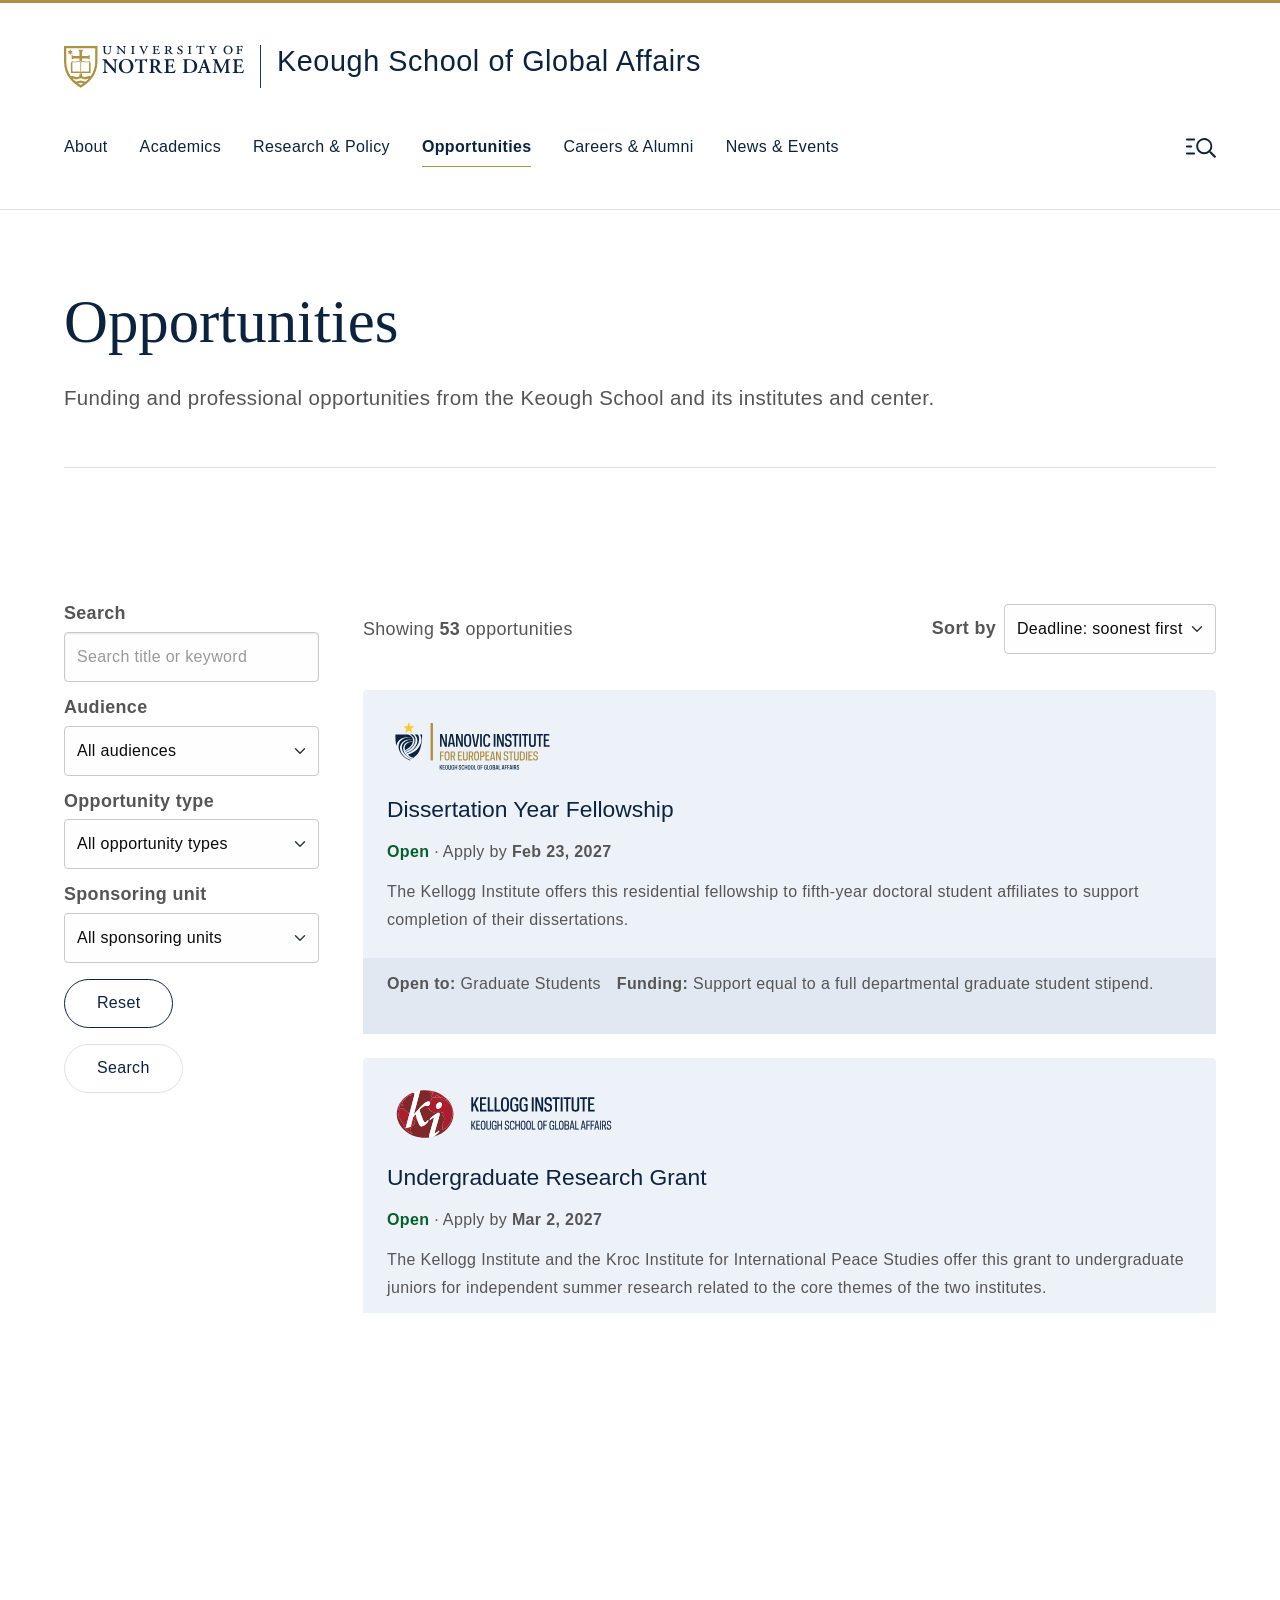
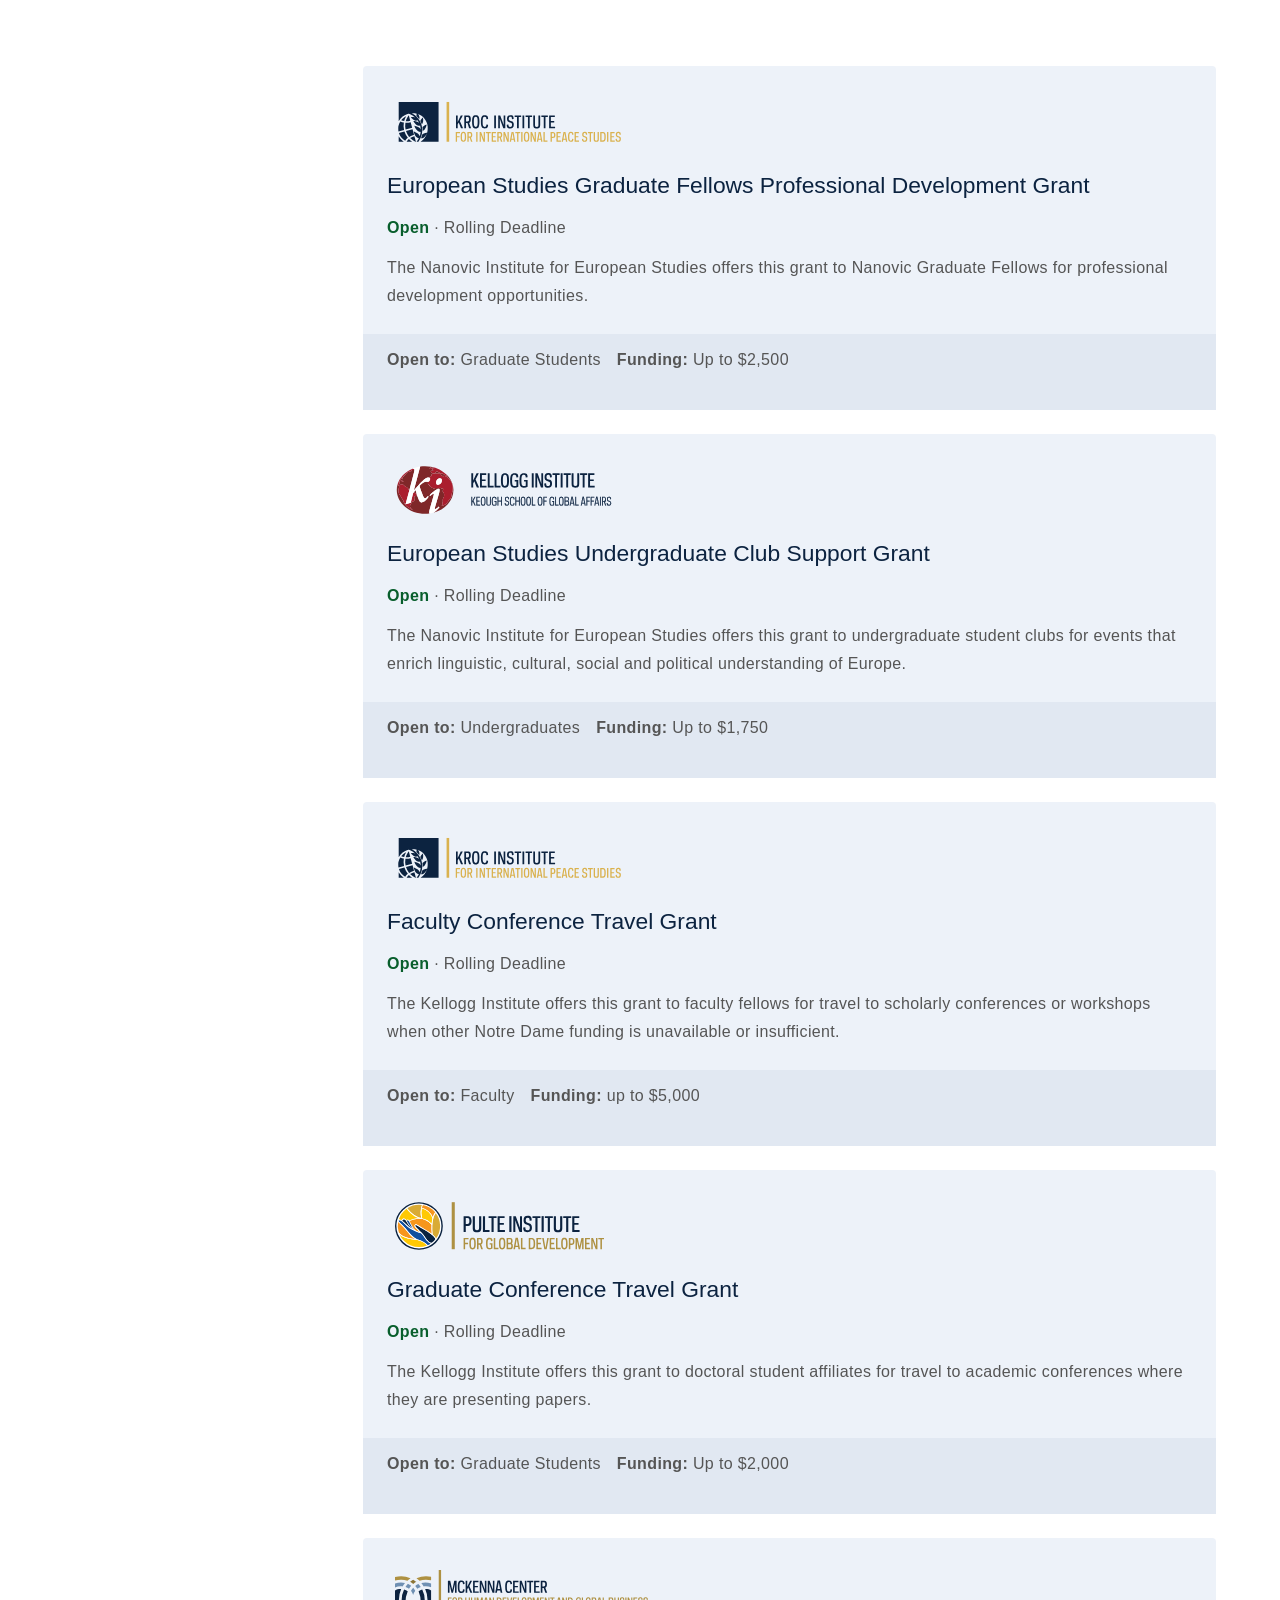
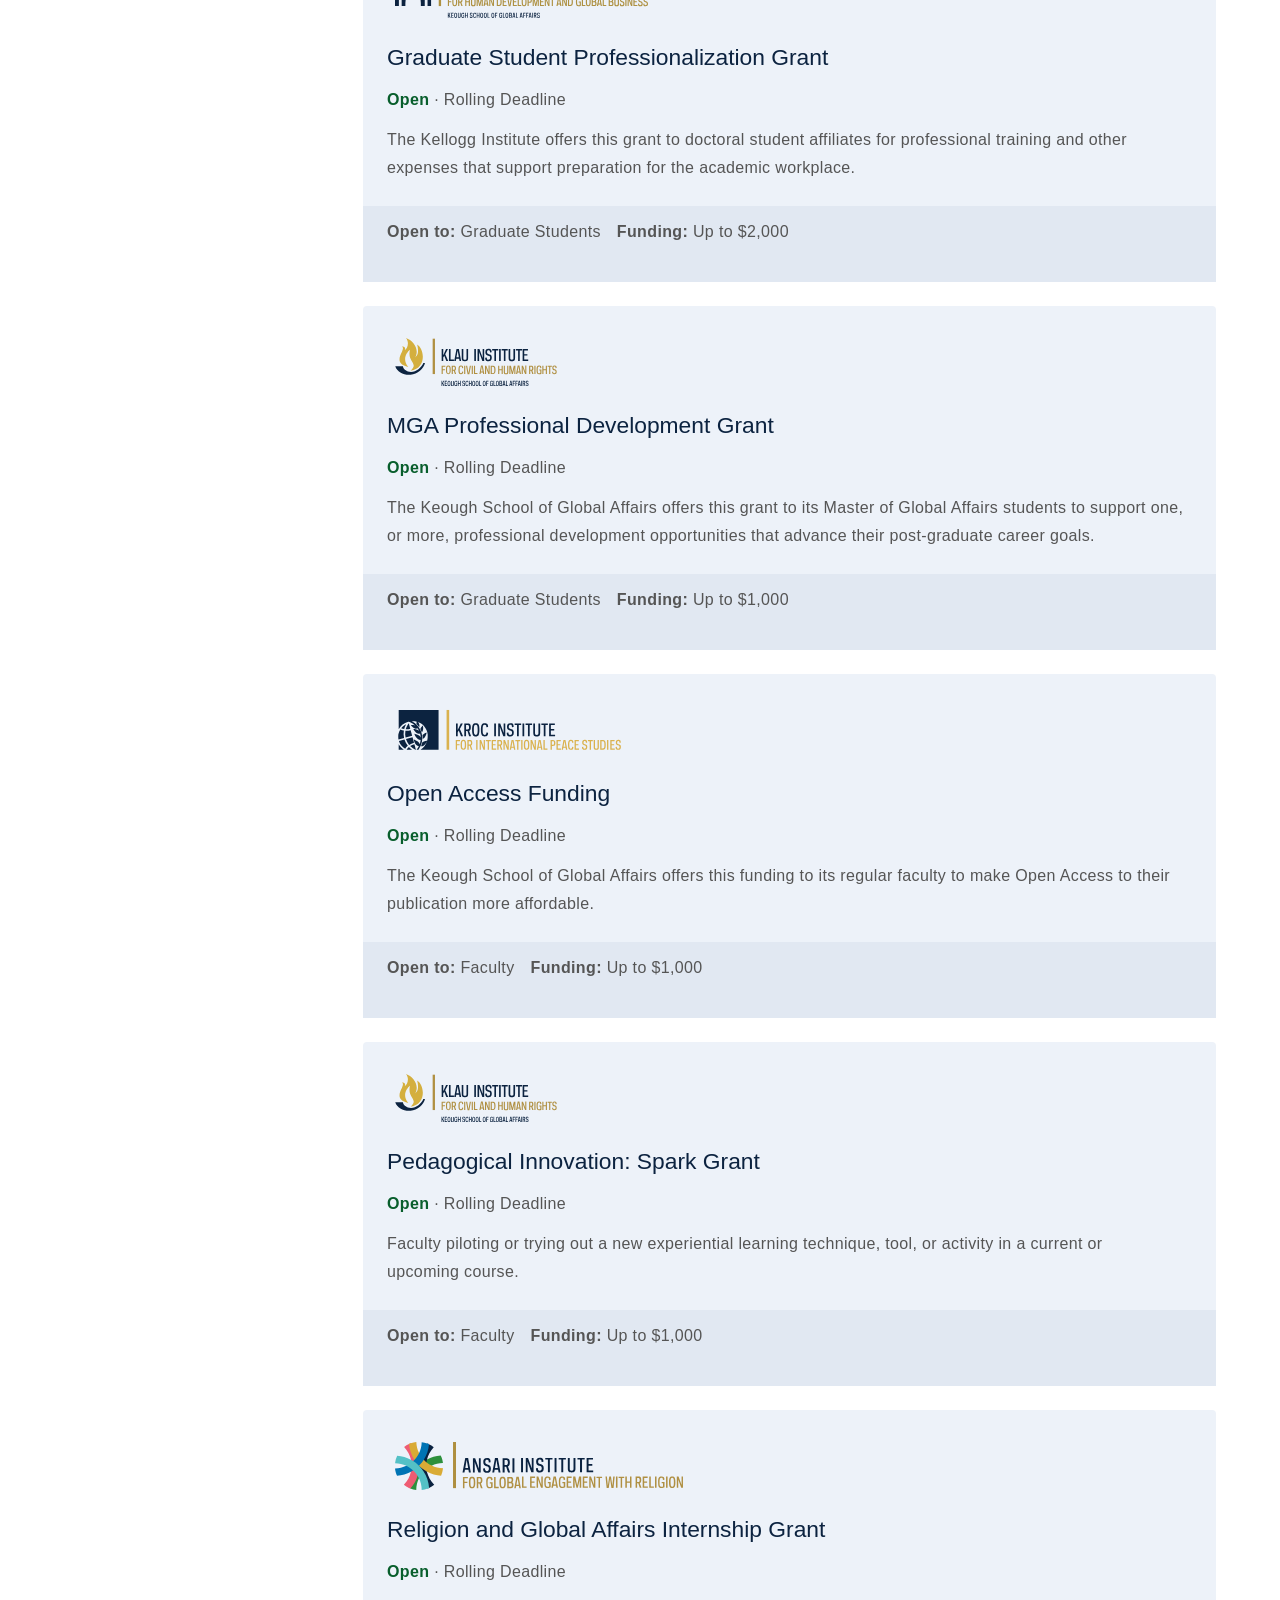
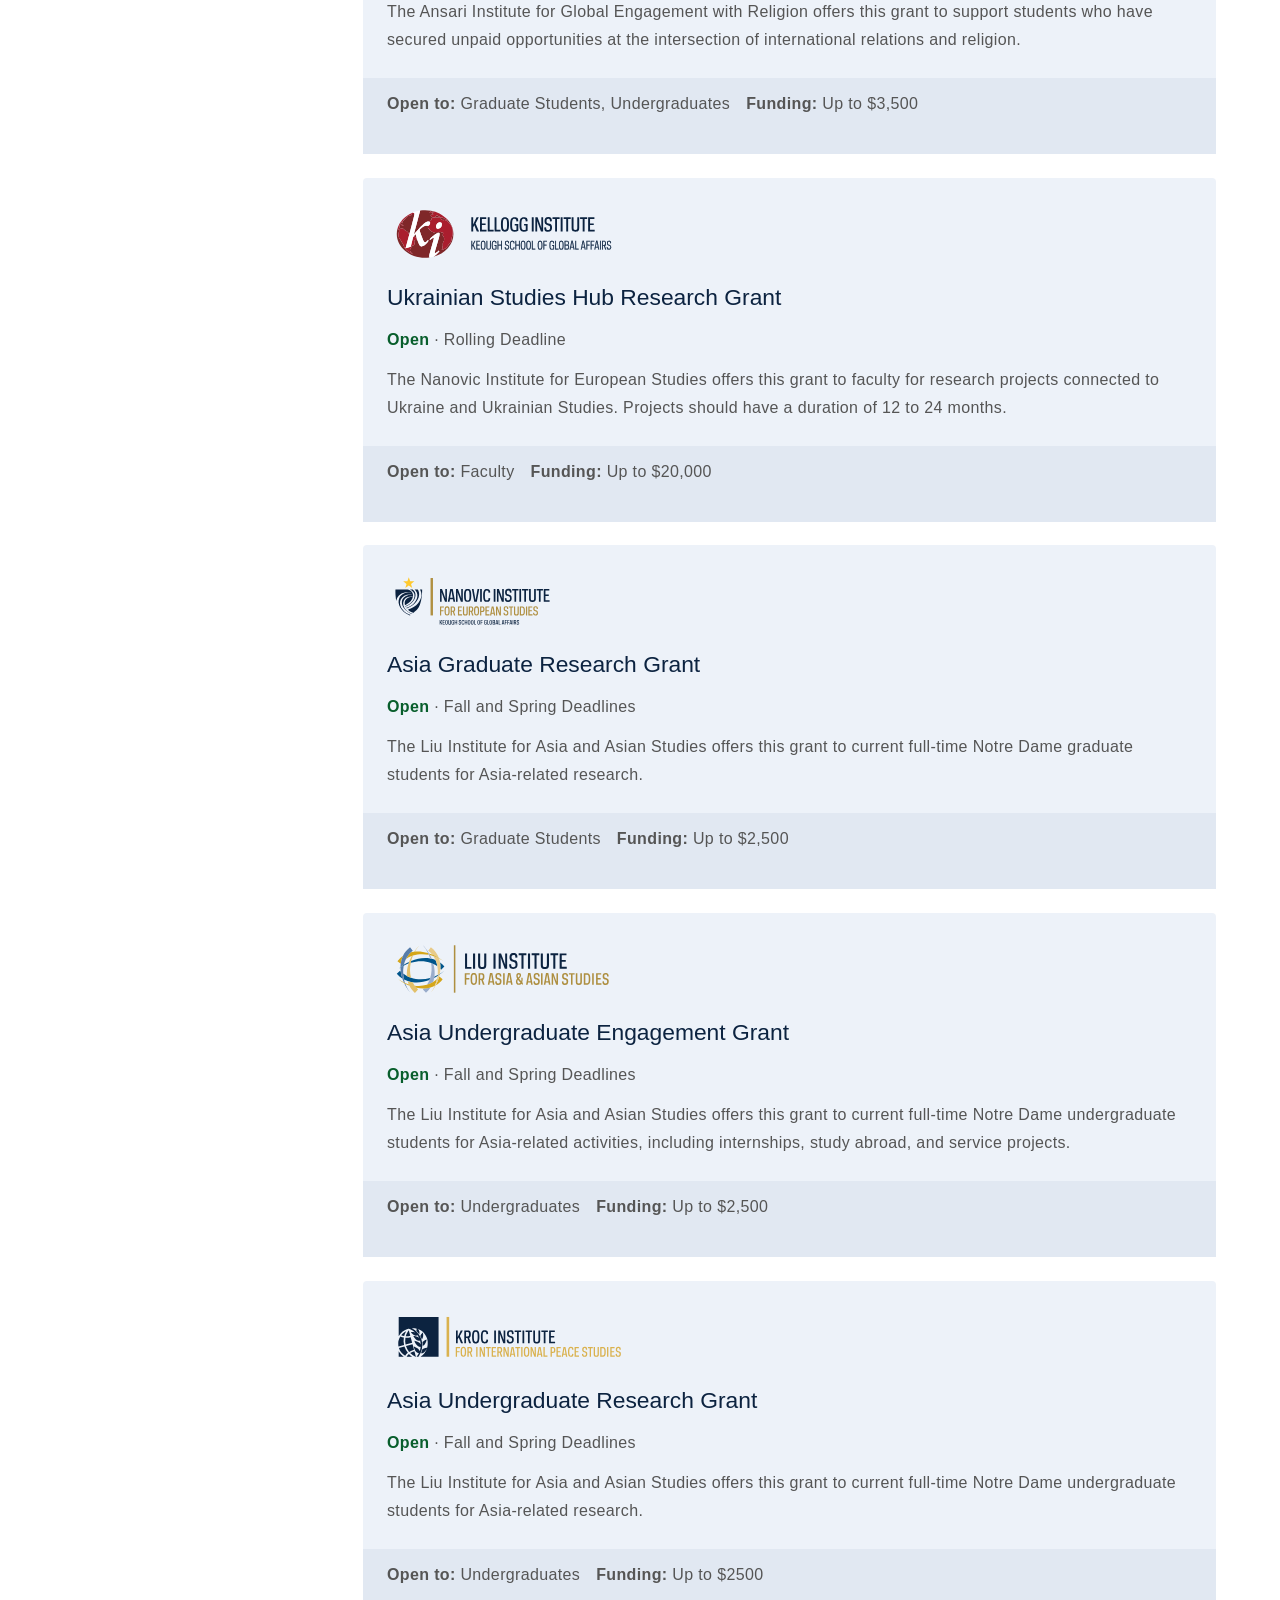
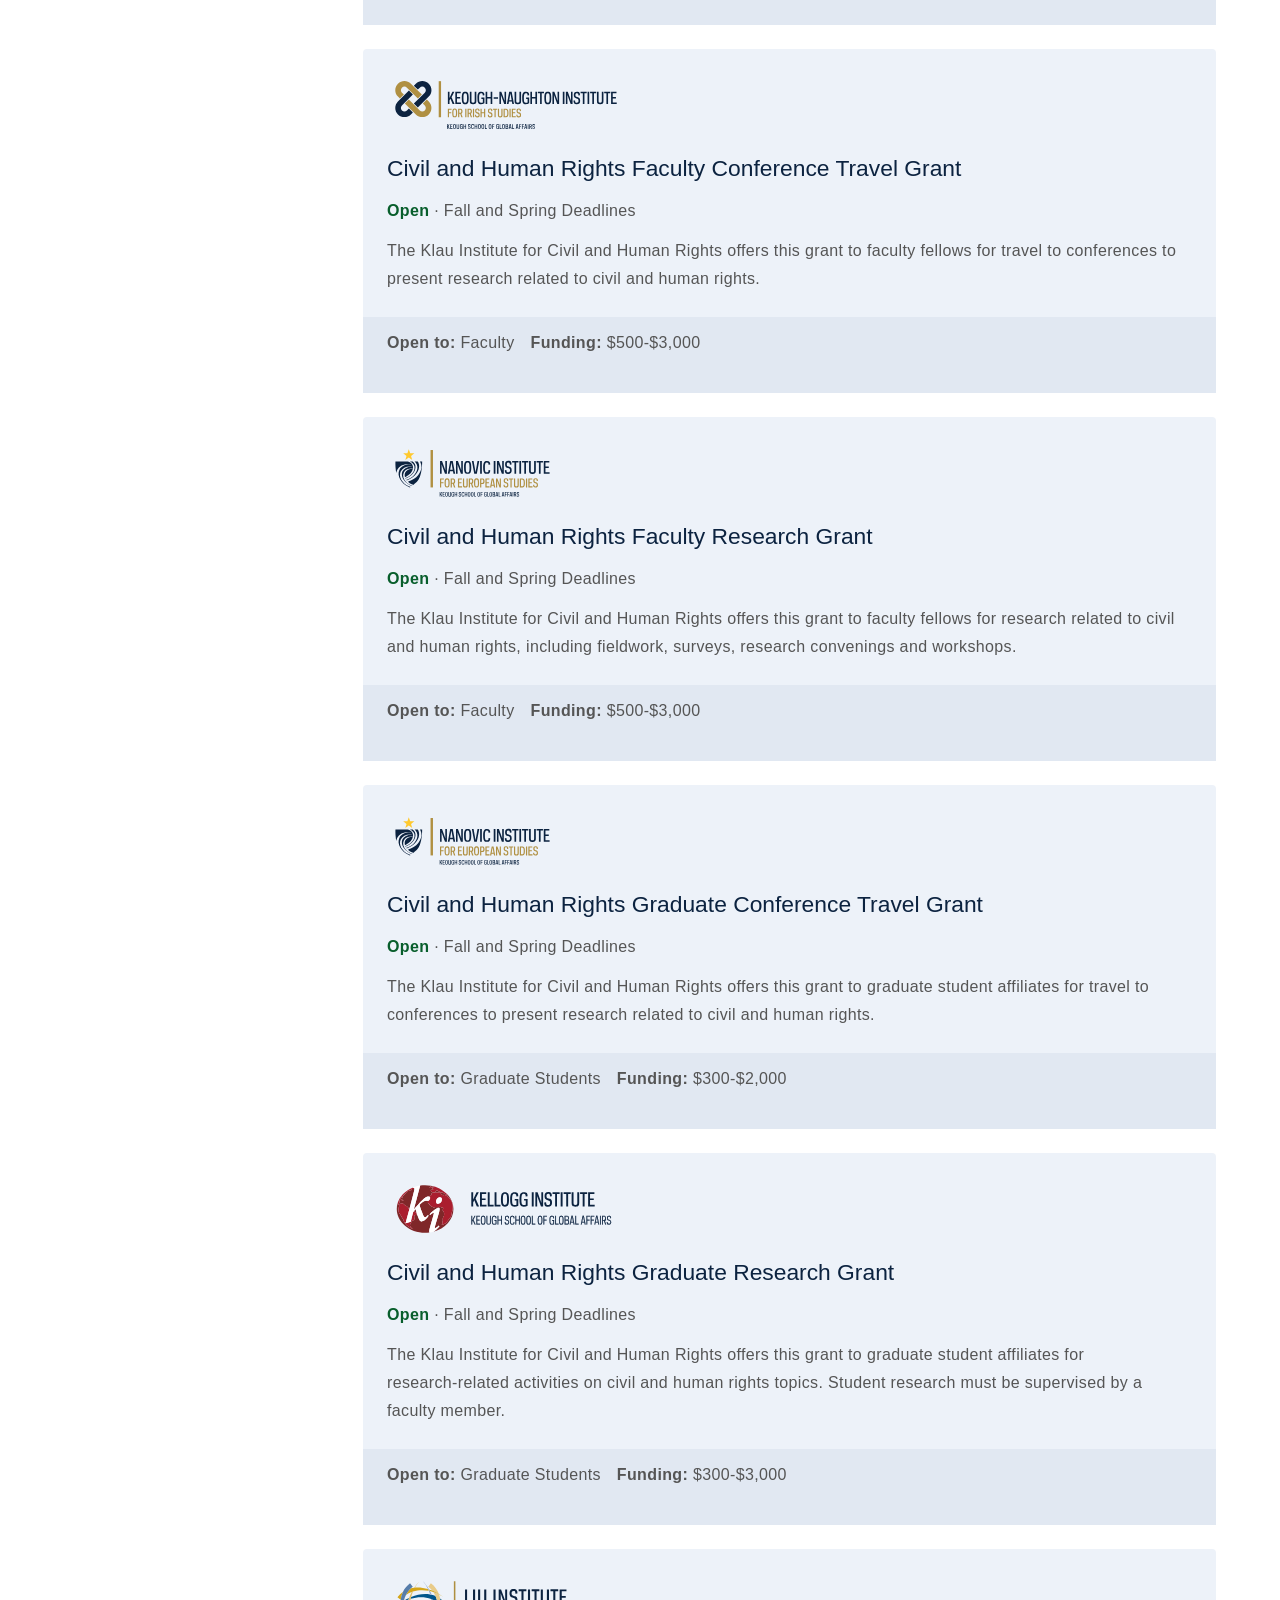
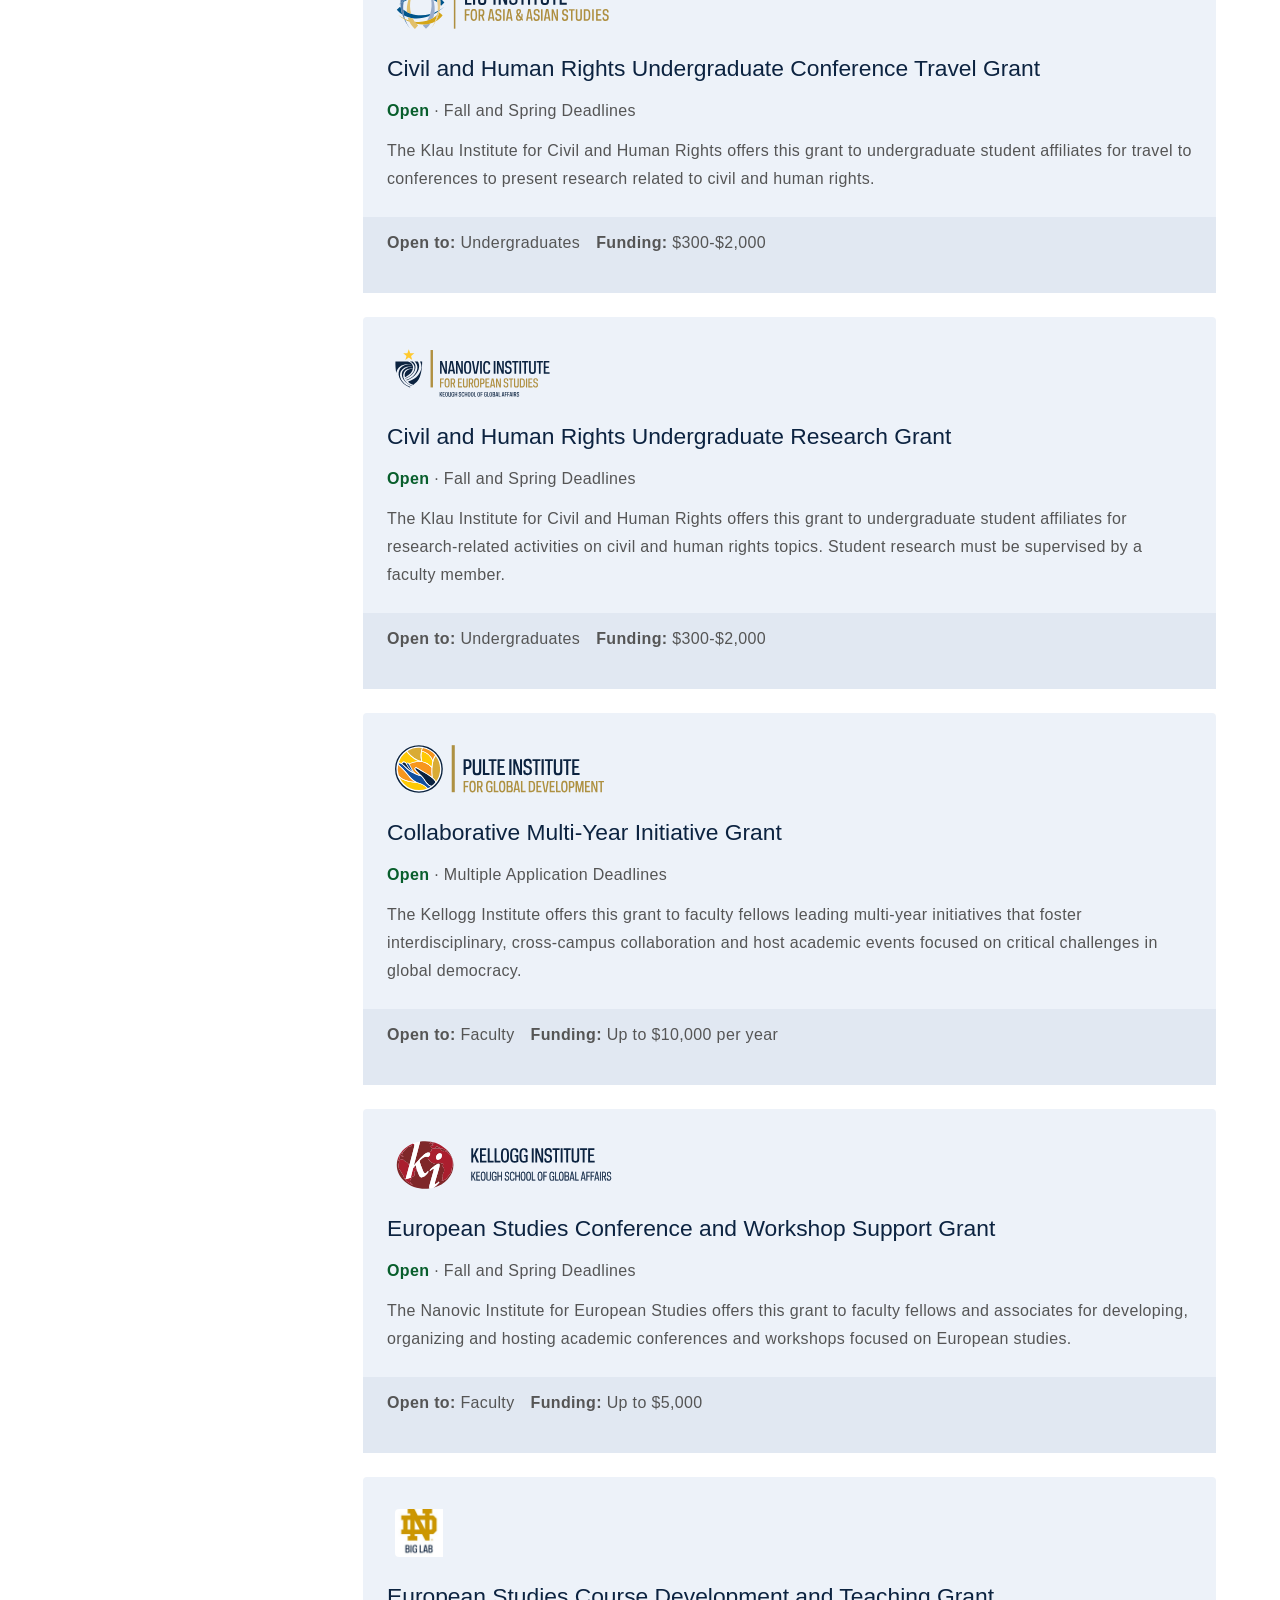
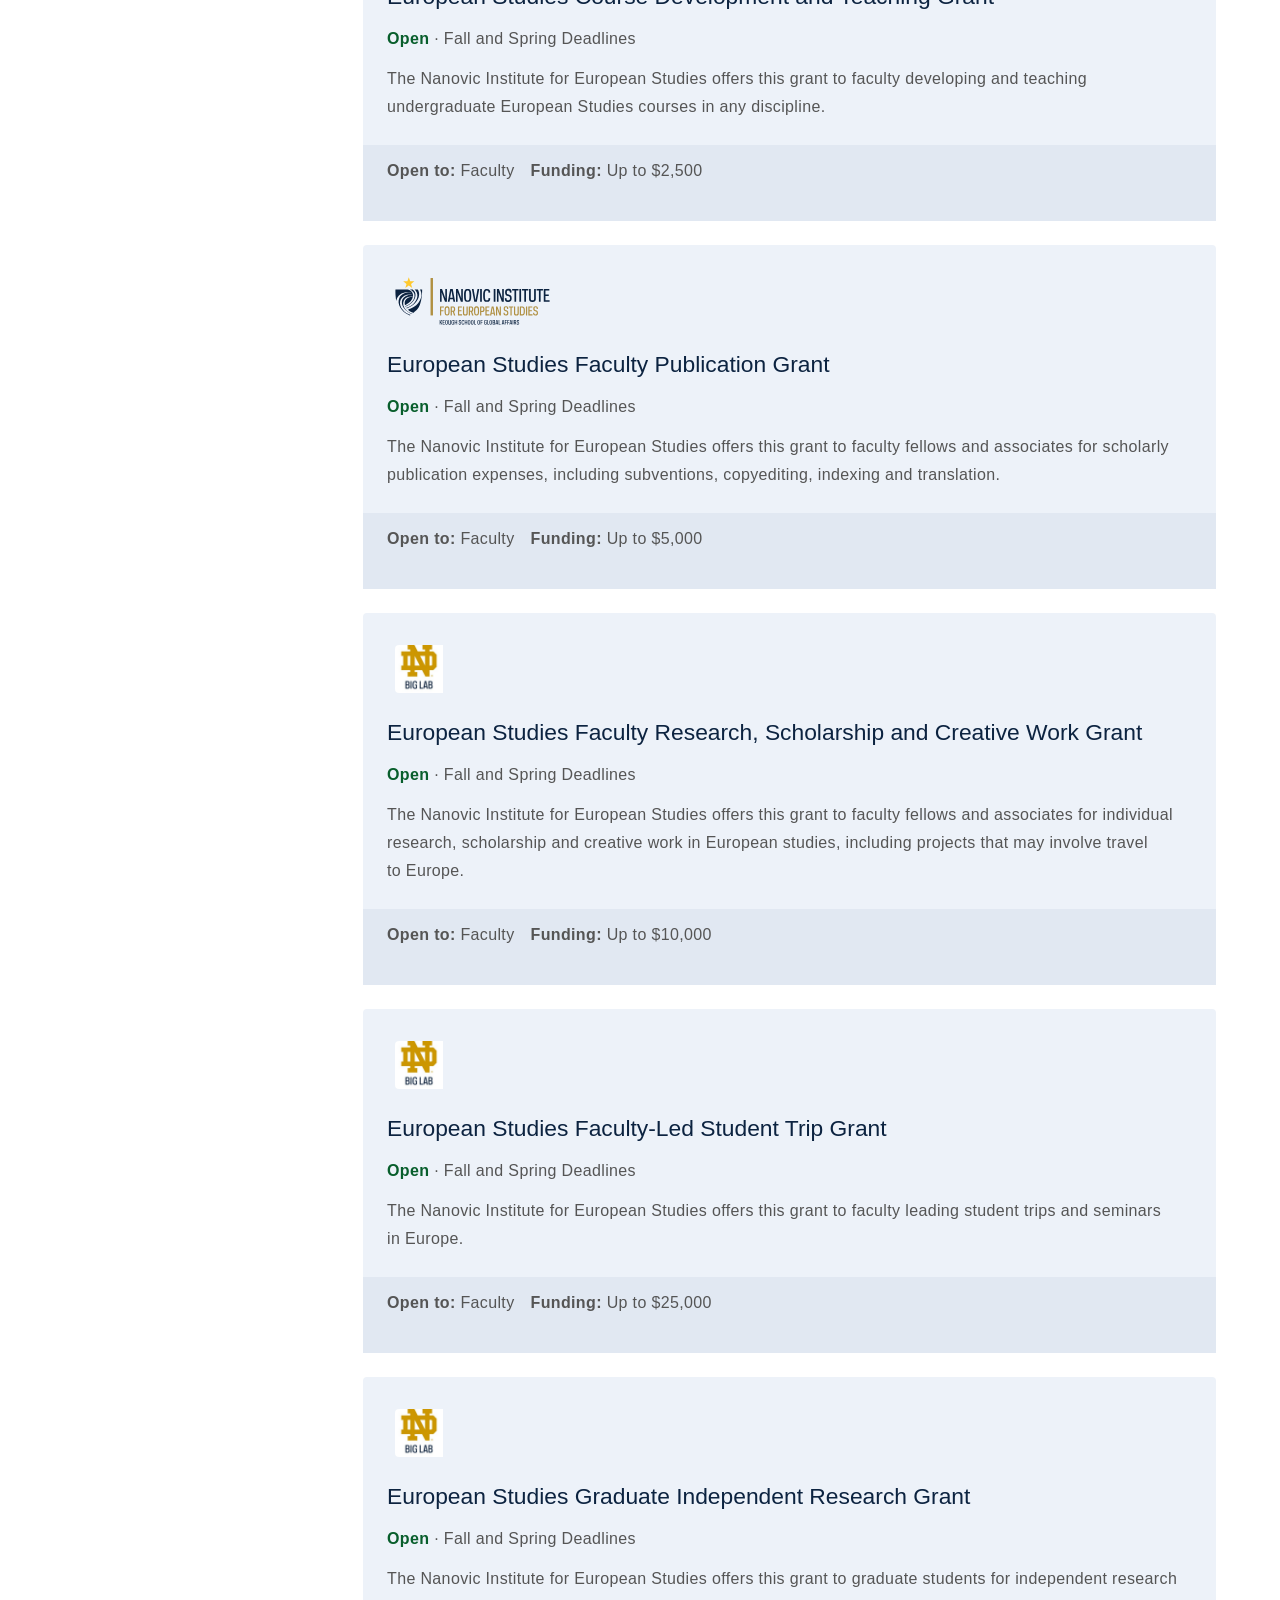
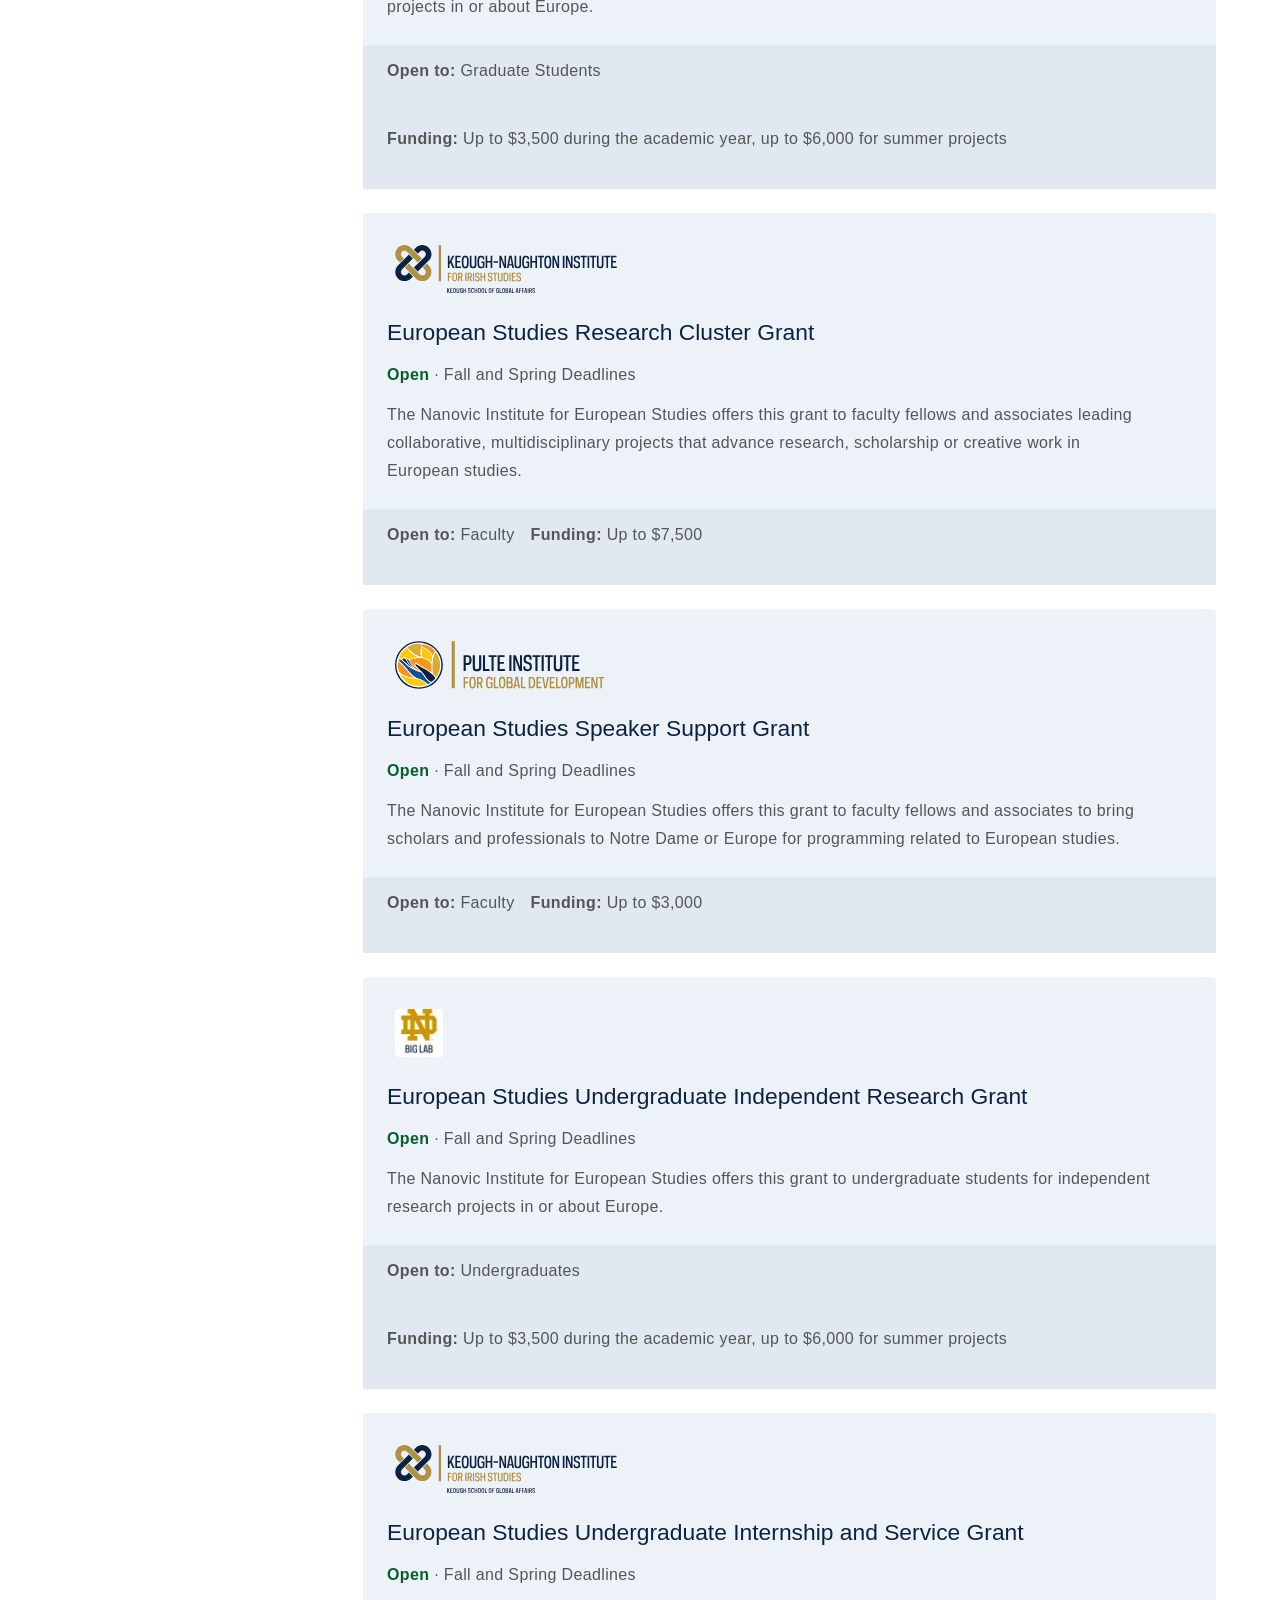
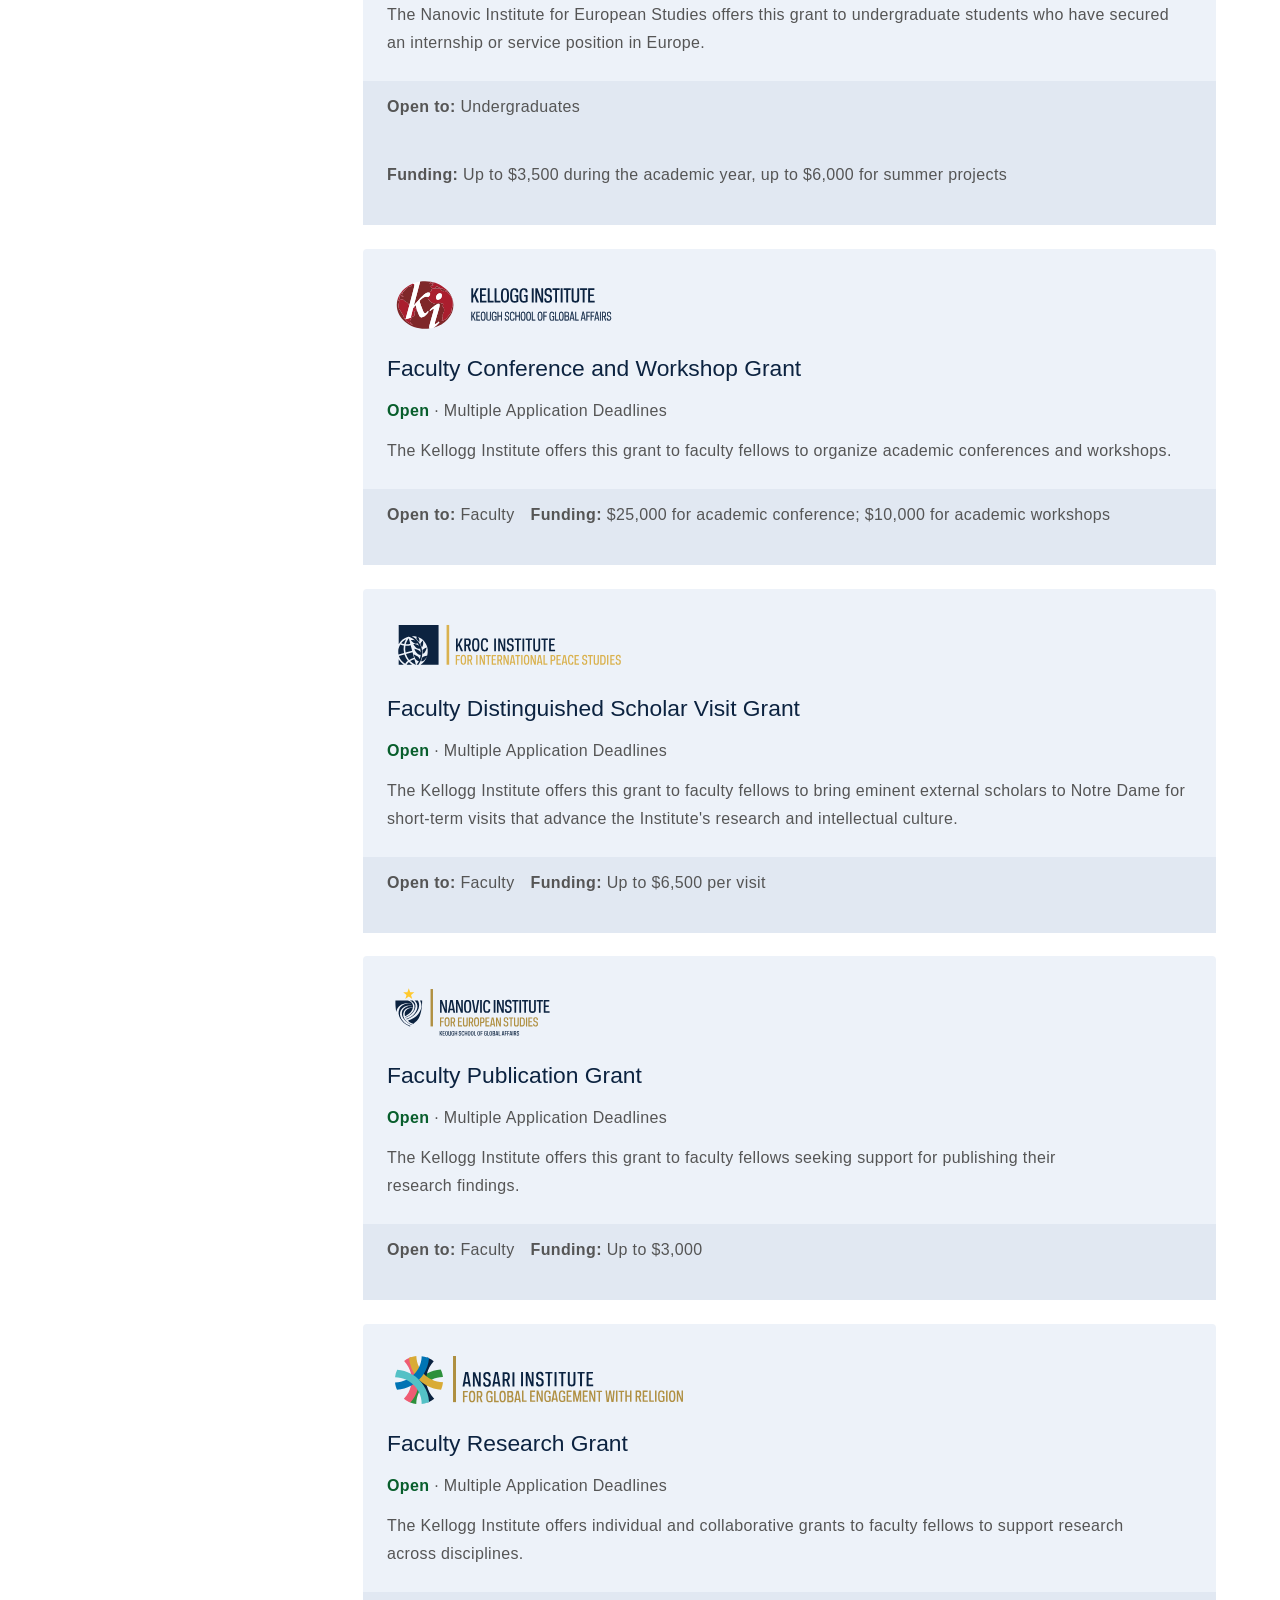
<file: index.html>
<!DOCTYPE html>
<html lang="en">
<head>
<meta charset="UTF-8">
<meta name="viewport" content="width=device-width, initial-scale=1.0">
<title>Opportunities | Keough School of Global Affairs | University of Notre Dame</title>
<meta name="robots" content="noindex,nofollow">
<link rel="stylesheet" href="https://conductor.nd.edu/stylesheets/themes/ndt/4.0/ndt.css" onerror="this.onerror=null;this.href='assets/ndt.css'">
<link rel="icon" href="https://static.nd.edu/favicon.ico">
<link rel="icon" href="https://static.nd.edu/images/monogram/monogram.svg" type="image/svg+xml">
<link rel="apple-touch-icon" href="https://static.nd.edu/images/webclips/default/webclip-180.png">
<link rel="stylesheet" href="site.css">
</head>
<body>
<svg id="nd-icons-sprite" aria-hidden="true" style="position: absolute; width: 0; height: 0;" width="0" height="0" version="1.1" xmlns="http://www.w3.org/2000/svg">
<defs>
<!-- Interface -->
<symbol id="icon-menu" viewBox="0 0 448 512">
	<path d="M436 124H12c-6.627 0-12-5.373-12-12V80c0-6.627 5.373-12 12-12h424c6.627 0 12 5.373 12 12v32c0 6.627-5.373 12-12 12zm0 160H12c-6.627 0-12-5.373-12-12v-32c0-6.627 5.373-12 12-12h424c6.627 0 12 5.373 12 12v32c0 6.627-5.373 12-12 12zm0 160H12c-6.627 0-12-5.373-12-12v-32c0-6.627 5.373-12 12-12h424c6.627 0 12 5.373 12 12v32c0 6.627-5.373 12-12 12z"/>
</symbol>
<symbol id="icon-search" viewBox="0 0 512 512">
	<path d="M508.5 468.9L387.1 347.5c-2.3-2.3-5.3-3.5-8.5-3.5h-13.2c31.5-36.5 50.6-84 50.6-136C416 93.1 322.9 0 208 0S0 93.1 0 208s93.1 208 208 208c52 0 99.5-19.1 136-50.6v13.2c0 3.2 1.3 6.2 3.5 8.5l121.4 121.4c4.7 4.7 12.3 4.7 17 0l22.6-22.6c4.7-4.7 4.7-12.3 0-17zM208 368c-88.4 0-160-71.6-160-160S119.6 48 208 48s160 71.6 160 160-71.6 160-160 160z"/>
</symbol>
<symbol id="icon-search-menu" viewBox="0 0 777 512">
	<path d="M773.8,468.9c4.3,4,3.8,13.5,0,17-8.4,5.5-29.2,37.1-40,22l-121.9-120.8c-4.9-4.3-2.4-16.4-3-22-93,85.1-255.7,59.3-315.4-52C188.1,129.8,392.9-76.8,577.2,28.6c111.4,61.5,138,221.4,52.9,315.4,5.6.6,17.8-1.8,22,3l121.9,121.9h-.2ZM473.4,368c119.3,3.5,201-137.2,137.8-239.6-60.2-105.9-216.8-104.7-276.5,0-61.1,104.4,17,242.2,138.7,239.6h0Z"/>
	<path d="M206.2,370.2H29c-16,0-28.9,11.5-28.9,25.5s12.9,25.5,28.9,25.5h177.2c16,0,28.9-11.5,28.9-25.5s-12.9-25.5-28.9-25.5h0Z"/>
	<path d="M29,64h177.2c16,0,28.9-11.4,28.9-25.5s-12.9-25.5-28.9-25.5H29C13.1,13,.2,24.4.2,38.5s12.9,25.5,28.9,25.5Z"/>
	<path d="M29,242.7h101.3c16,0,28.9-11.4,28.9-25.5s-12.9-25.5-28.9-25.5H29c-16,0-28.9,11.5-28.9,25.5s12.9,25.5,28.9,25.5h0Z"/>
</symbol>
<symbol id="icon-close" viewBox="0 0 332.5 332.5">
	<path d="M191.7,166.2L328.9,29c4.7-4.7,4.7-12.3,0-17l-8.5-8.5c-4.7-4.7-12.3-4.7-17,0l-137.2,137.2L29,3.6c-4.7-4.7-12.3-4.7-17,0L3.5,12.1c-4.7,4.7-4.7,12.3,0,17l137.2,137.1L3.6,303.4c-4.7,4.7-4.7,12.3,0,17l8.5,8.5c4.7,4.7,12.3,4.7,17,0l137.1-137.2,137.2,137.2c4.7,4.7,12.3,4.7,17,0l8.5-8.5c4.7-4.7,4.7-12.3,0-17l-137.2-137.2Z"/>
</symbol>
<symbol id="icon-refresh" viewBox="0 0 512 512">
	<path d="M12 8h27.711c6.739 0 12.157 5.548 11.997 12.286l-2.347 98.568C93.925 51.834 170.212 7.73 256.793 8.001 393.18 8.428 504.213 120.009 504 256.396 503.786 393.181 392.835 504 256 504c-63.926 0-122.202-24.187-166.178-63.908-5.113-4.618-5.354-12.561-.482-17.433l19.738-19.738c4.498-4.498 11.753-4.785 16.501-.552C160.213 433.246 205.895 452 256 452c108.322 0 196-87.662 196-196 0-108.322-87.662-196-196-196-79.545 0-147.941 47.282-178.675 115.302l126.389-3.009c6.737-.16 12.286 5.257 12.286 11.997V212c0 6.627-5.373 12-12 12H12c-6.627 0-12-5.373-12-12V20C0 13.373 5.373 8 12 8z"/>
</symbol>
<symbol id="icon-check" viewBox="0 0 512 512">
	<path d="M435.848 83.466L172.804 346.51l-96.652-96.652c-4.686-4.686-12.284-4.686-16.971 0l-28.284 28.284c-4.686 4.686-4.686 12.284 0 16.971l133.421 133.421c4.686 4.686 12.284 4.686 16.971 0l299.813-299.813c4.686-4.686 4.686-12.284 0-16.971l-28.284-28.284c-4.686-4.686-12.284-4.686-16.97 0z"/>
</symbol>
<symbol id="icon-map-pin" viewBox="0 0 384 512">
	<path d="M172.268 501.67C26.97 291.031 0 269.413 0 192 0 85.961 85.961 0 192 0s192 85.961 192 192c0 77.413-26.97 99.031-172.268 309.67-9.535 13.774-29.93 13.773-39.464 0zM192 272c44.183 0 80-35.817 80-80s-35.817-80-80-80-80 35.817-80 80 35.817 80 80 80z"/>
</symbol>
<symbol id="icon-plus" viewBox="0 0 448 512">
	<path d="M436 228H252V44c0-6.6-5.4-12-12-12h-32c-6.6 0-12 5.4-12 12v184H12c-6.6 0-12 5.4-12 12v32c0 6.6 5.4 12 12 12h184v184c0 6.6 5.4 12 12 12h32c6.6 0 12-5.4 12-12V284h184c6.6 0 12-5.4 12-12v-32c0-6.6-5.4-12-12-12z"/>
</symbol>
<symbol id="icon-minus" viewBox="0 0 448 512">
	<path d="M436 284c6.6 0 12-5.4 12-12v-32c0-6.6-5.4-12-12-12H12c-6.6 0-12 5.4-12 12v32c0 6.6 5.4 12 12 12h424z"/>
</symbol>
<symbol id="icon-user" viewBox="0 0 512 512">
	<path d="M423.309 291.025L402.221 285C431.798 243.89 436 202.294 436 180 436 80.649 355.484 0 256 0 156.649 0 76 80.516 76 180c0 22.299 4.198 63.884 33.779 105l-21.088 6.025C21.28 310.285 0 371.59 0 408.605v25.681C0 477.138 34.862 512 77.714 512h356.571C477.138 512 512 477.138 512 434.286v-25.681c0-36.247-20.725-98.161-88.691-117.58zM256 48c72.902 0 132 59.099 132 132s-59.098 132-132 132-132-59.099-132-132S183.098 48 256 48zm208 386.286c0 16.41-13.304 29.714-29.714 29.714H77.714C61.304 464 48 450.696 48 434.286v-25.681c0-33.167 21.987-62.316 53.878-71.427l46.103-13.172C162.683 335.058 200.427 360 256 360s93.317-24.942 108.019-35.994l46.103 13.172C442.013 346.29 464 375.438 464 408.605v25.681z"/>
</symbol>
<symbol id="icon-calendar" viewBox="0 0 448 512">
	<path d="M148 288h-40c-6.6 0-12-5.4-12-12v-40c0-6.6 5.4-12 12-12h40c6.6 0 12 5.4 12 12v40c0 6.6-5.4 12-12 12zm108-12v-40c0-6.6-5.4-12-12-12h-40c-6.6 0-12 5.4-12 12v40c0 6.6 5.4 12 12 12h40c6.6 0 12-5.4 12-12zm96 0v-40c0-6.6-5.4-12-12-12h-40c-6.6 0-12 5.4-12 12v40c0 6.6 5.4 12 12 12h40c6.6 0 12-5.4 12-12zm-96 96v-40c0-6.6-5.4-12-12-12h-40c-6.6 0-12 5.4-12 12v40c0 6.6 5.4 12 12 12h40c6.6 0 12-5.4 12-12zm-96 0v-40c0-6.6-5.4-12-12-12h-40c-6.6 0-12 5.4-12 12v40c0 6.6 5.4 12 12 12h40c6.6 0 12-5.4 12-12zm192 0v-40c0-6.6-5.4-12-12-12h-40c-6.6 0-12 5.4-12 12v40c0 6.6 5.4 12 12 12h40c6.6 0 12-5.4 12-12zm96-260v352c0 26.5-21.5 48-48 48H48c-26.5 0-48-21.5-48-48V112c0-26.5 21.5-48 48-48h48V12c0-6.6 5.4-12 12-12h40c6.6 0 12 5.4 12 12v52h128V12c0-6.6 5.4-12 12-12h40c6.6 0 12 5.4 12 12v52h48c26.5 0 48 21.5 48 48zm-48 346V160H48v298c0 3.3 2.7 6 6 6h340c3.3 0 6-2.7 6-6z"/>
</symbol>
<symbol id="icon-calendar-add" viewBox="0 0 448 512">
	<path d="M336 292v24c0 6.6-5.4 12-12 12h-76v76c0 6.6-5.4 12-12 12h-24c-6.6 0-12-5.4-12-12v-76h-76c-6.6 0-12-5.4-12-12v-24c0-6.6 5.4-12 12-12h76v-76c0-6.6 5.4-12 12-12h24c6.6 0 12 5.4 12 12v76h76c6.6 0 12 5.4 12 12zm112-180v352c0 26.5-21.5 48-48 48H48c-26.5 0-48-21.5-48-48V112c0-26.5 21.5-48 48-48h48V12c0-6.6 5.4-12 12-12h40c6.6 0 12 5.4 12 12v52h128V12c0-6.6 5.4-12 12-12h40c6.6 0 12 5.4 12 12v52h48c26.5 0 48 21.5 48 48zm-48 346V160H48v298c0 3.3 2.7 6 6 6h340c3.3 0 6-2.7 6-6z"/>
</symbol>
<symbol id="icon-envelope" viewBox="0 0 512 512">
	<path d="M464 64H48C21.49 64 0 85.49 0 112v288c0 26.51 21.49 48 48 48h416c26.51 0 48-21.49 48-48V112c0-26.51-21.49-48-48-48zm0 48v40.805c-22.422 18.259-58.168 46.651-134.587 106.49-16.841 13.247-50.201 45.072-73.413 44.701-23.208.375-56.579-31.459-73.413-44.701C106.18 199.465 70.425 171.067 48 152.805V112h416zM48 400V214.398c22.914 18.251 55.409 43.862 104.938 82.646 21.857 17.205 60.134 55.186 103.062 54.955 42.717.231 80.509-37.199 103.053-54.947 49.528-38.783 82.032-64.401 104.947-82.653V400H48z"/>
</symbol>
<symbol id="icon-download" viewBox="0 0 576 512">
	<path d="M528 288h-92.1l46.1-46.1c30.1-30.1 8.8-81.9-33.9-81.9h-64V48c0-26.5-21.5-48-48-48h-96c-26.5 0-48 21.5-48 48v112h-64c-42.6 0-64.2 51.7-33.9 81.9l46.1 46.1H48c-26.5 0-48 21.5-48 48v128c0 26.5 21.5 48 48 48h480c26.5 0 48-21.5 48-48V336c0-26.5-21.5-48-48-48zm-400-80h112V48h96v160h112L288 368 128 208zm400 256H48V336h140.1l65.9 65.9c18.8 18.8 49.1 18.7 67.9 0l65.9-65.9H528v128zm-88-64c0-13.3 10.7-24 24-24s24 10.7 24 24-10.7 24-24 24-24-10.7-24-24z"/>
</symbol>
<symbol id="icon-home" viewBox="0 0 576 512">
	<path d="M488 312.7V456c0 13.3-10.7 24-24 24H348c-6.6 0-12-5.4-12-12V356c0-6.6-5.4-12-12-12h-72c-6.6 0-12 5.4-12 12v112c0 6.6-5.4 12-12 12H112c-13.3 0-24-10.7-24-24V312.7c0-3.6 1.6-7 4.4-9.3l188-154.8c4.4-3.6 10.8-3.6 15.3 0l188 154.8c2.7 2.3 4.3 5.7 4.3 9.3zm83.6-60.9L488 182.9V44.4c0-6.6-5.4-12-12-12h-56c-6.6 0-12 5.4-12 12V117l-89.5-73.7c-17.7-14.6-43.3-14.6-61 0L4.4 251.8c-5.1 4.2-5.8 11.8-1.6 16.9l25.5 31c4.2 5.1 11.8 5.8 16.9 1.6l235.2-193.7c4.4-3.6 10.8-3.6 15.3 0l235.2 193.7c5.1 4.2 12.7 3.5 16.9-1.6l25.5-31c4.2-5.2 3.4-12.7-1.7-16.9z"/>
</symbol>
<symbol id="icon-clock" viewBox="0 0 512 512">
	<path d="M256 8C119 8 8 119 8 256s111 248 248 248 248-111 248-248S393 8 256 8zm0 448c-110.5 0-200-89.5-200-200S145.5 56 256 56s200 89.5 200 200-89.5 200-200 200zm61.8-104.4l-84.9-61.7c-3.1-2.3-4.9-5.9-4.9-9.7V116c0-6.6 5.4-12 12-12h32c6.6 0 12 5.4 12 12v141.7l66.8 48.6c5.4 3.9 6.5 11.4 2.6 16.8L334.6 349c-3.9 5.3-11.4 6.5-16.8 2.6z"/>
</symbol>
<symbol id="icon-history" viewBox="0 0 512 512">
	<path d="M504 255.532c.252 136.64-111.182 248.372-247.822 248.468-64.014.045-122.373-24.163-166.394-63.942-5.097-4.606-5.3-12.543-.443-17.4l16.96-16.96c4.529-4.529 11.776-4.659 16.555-.395C158.208 436.843 204.848 456 256 456c110.549 0 200-89.468 200-200 0-110.549-89.468-200-200-200-55.52 0-105.708 22.574-141.923 59.043l49.091 48.413c7.641 7.535 2.305 20.544-8.426 20.544H26.412c-6.627 0-12-5.373-12-12V45.443c0-10.651 12.843-16.023 20.426-8.544l45.097 44.474C124.866 36.067 187.15 8 256 8c136.811 0 247.747 110.781 248 247.532zm-167.058 90.173l14.116-19.409c3.898-5.36 2.713-12.865-2.647-16.763L280 259.778V116c0-6.627-5.373-12-12-12h-24c-6.627 0-12 5.373-12 12v168.222l88.179 64.13c5.36 3.897 12.865 2.712 16.763-2.647z"/>
</symbol>
<symbol id="icon-external-link" viewBox="0 0 512 512">
	<path d="M498.6,266v154.9c0,46.1-27.5,77.7-77.7,77.7H91.1c-44.7,0-77.7-30.5-77.7-77.7V91.1c0-49.3,27.4-77.7,77.7-77.7H236c18,0,30.6,12.5,30.6,30.5S254,74.5,236,74.5H91.1c-10.3,0-16.6,6.4-16.6,16.6v329.8c0,10.3,6.4,16.6,16.6,16.6h329.7c10.3,0,16.6-6.4,16.6-16.6V266c0-18,12.6-30.6,30.6-30.6S498.6,248,498.6,266z M350.2,74.7h44.3l-207.1,207c-12.2,12.2-12.2,30.7,0,42.9c13.8,14.2,36.5,6.3,42.8,0l207.1-207.1v44.3c0,18,12.6,30.6,30.6,30.6s30.6-12.6,30.6-30.6V44c0-19.2-10.3-30.5-30.5-30.5H350.2c-18,0-30.6,12.6-30.6,30.6S332.2,74.7,350.2,74.7z"/>
</symbol>
<symbol id="icon-lock" viewBox="0 0 448 512">
	<path d="M400 224h-24v-72C376 68.2 307.8 0 224 0S72 68.2 72 152v72H48c-26.5 0-48 21.5-48 48v192c0 26.5 21.5 48 48 48h352c26.5 0 48-21.5 48-48V272c0-26.5-21.5-48-48-48zM264 392c0 22.1-17.9 40-40 40s-40-17.9-40-40v-48c0-22.1 17.9-40 40-40s40 17.9 40 40v48zm32-168H152v-72c0-39.7 32.3-72 72-72s72 32.3 72 72v72z"/>
</symbol>
<symbol id="icon-play" viewBox="0 0 448 512">
	<path d="M424.4 214.7L72.4 6.6C43.8-10.3 0 6.1 0 47.9V464c0 37.5 40.7 60.1 72.4 41.3l352-208c31.4-18.5 31.5-64.1 0-82.6z"/>
</symbol>
<symbol id="icon-sync" viewbox="0 0 512 512">
	<path d="M500 8h-27.711c-6.739 0-12.157 5.548-11.997 12.286l2.347 98.575C418.212 52.043 342.256 8 256 8 134.813 8 33.933 94.924 12.296 209.824 10.908 217.193 16.604 224 24.103 224h28.576c5.674 0 10.542-3.982 11.737-9.529C83.441 126.128 161.917 60 256 60c79.545 0 147.942 47.282 178.676 115.302l-126.39-3.009c-6.737-.16-12.286 5.257-12.286 11.997V212c0 6.627 5.373 12 12 12h192c6.627 0 12-5.373 12-12V20c0-6.627-5.373-12-12-12zm-12.103 280h-28.576c-5.674 0-10.542 3.982-11.737 9.529C428.559 385.872 350.083 452 256 452c-79.546 0-147.942-47.282-178.676-115.302l126.39 3.009c6.737.16 12.286-5.257 12.286-11.997V300c0-6.627-5.373-12-12-12H12c-6.627 0-12 5.373-12 12v192c0 6.627 5.373 12 12 12h27.711c6.739 0 12.157-5.548 11.997-12.286l-2.347-98.575C93.788 459.957 169.744 504 256 504c121.187 0 222.067-86.924 243.704-201.824 1.388-7.369-4.308-14.176-11.807-14.176z"/>
</symbol>
<symbol id="icon-feed" viewBox="0 0 448 512">
	<path d="M128.081 415.959c0 35.369-28.672 64.041-64.041 64.041S0 451.328 0 415.959s28.672-64.041 64.041-64.041 64.04 28.673 64.04 64.041zm175.66 47.25c-8.354-154.6-132.185-278.587-286.95-286.95C7.656 175.765 0 183.105 0 192.253v48.069c0 8.415 6.49 15.472 14.887 16.018 111.832 7.284 201.473 96.702 208.772 208.772.547 8.397 7.604 14.887 16.018 14.887h48.069c9.149.001 16.489-7.655 15.995-16.79zm144.249.288C439.596 229.677 251.465 40.445 16.503 32.01 7.473 31.686 0 38.981 0 48.016v48.068c0 8.625 6.835 15.645 15.453 15.999 191.179 7.839 344.627 161.316 352.465 352.465.353 8.618 7.373 15.453 15.999 15.453h48.068c9.034-.001 16.329-7.474 16.005-16.504z"/>
</symbol>
<symbol id="icon-mode" viewBox="0 0 512 512">
	<path d="M512,256C512,114.6,397.4,0,256,0S0,114.6,0,256s114.6,256,256,256,32.8-1.6,48.5-4.6c21.4,0,14.5,0,.2,0,118.1-22.8,207.2-126.6,207.2-251.3ZM483.4,256c0,121.4-95.6,220.6-215.5,226.8V29.2c119.8,6.3,215.5,105.5,215.5,226.8Z"/>
</symbol>
<symbol id="icon-newsletter" viewBox="0 0 512 512">
	<path d="M382.9,175.6c0,5-2.1,10-5.7,13.6-3.7,3.6-8.5,5.6-13.6,5.6h-215.2c-5.1,0-9.9-2-13.6-5.6-3.6-3.6-5.7-8.6-5.7-13.6,0-10.6,8.7-19.2,19.4-19.2h215c10.7,0,19.4,8.6,19.4,19.3ZM512,202.3v247.2c0,15.9-6.7,31.3-18.4,42.3h-.1c-.3.4-.6.7-.9,1-10.8,9.6-24.7,15-39.2,15H58.7c-14.5,0-28.4-5.3-39.2-14.9-.4-.4-.8-.7-1.1-1-11.7-11-18.4-26.3-18.4-42.2v-247.1c0-3,.7-5.9,2-8.6,1.2-2.4,2.8-4.5,5-6.3l23.4-19.3v-61.3c0-21.3,17.5-38.7,39-38.7h82.6L218.6,13.4c21.7-17.9,53.2-17.9,74.9,0l66.6,54.8h82.6c21.5,0,39,17.4,39,38.7v61.3c1.9,1.6,5.2,4.2,8.4,6.9,10.8,8.9,14.1,11.6,15.2,12.5h0c4.3,3.6,6.9,9.1,6.9,14.7ZM299.2,68.2l-30.5-25.1c-7.4-6.1-18.1-6.1-25.4,0h0s-30.5,25.1-30.5,25.1h86.4ZM442.8,106.9c0-.1-.1-.2-.3-.2H74.1s-4.7,0-4.7,0c-.2,0-.3.1-.3.2v111.4l6.6,5.5,167.4,137.7c7.4,6.1,18.1,6.1,25.4,0l174.1-143.2v-111.4ZM79.4,469.1h353.2l-128.2-87.1-11,9c-21.7,17.9-53.2,17.9-74.9,0l-11-9-128.2,87.1ZM473.2,450.1c0-.2,0-.4,0-.6v-206.3h0s-137.7,113.3-137.7,113.3l137.7,93.6ZM38.8,243.2v206.3c0,.2,0,.4,0,.6l137.7-93.6L38.8,243.2ZM301.4,228.7h-90.9c-10.7,0-19.4,8.6-19.4,19.2,0,5,2.1,10,5.7,13.6,3.7,3.7,8.5,5.6,13.7,5.6h91c5.1,0,9.9-2,13.6-5.6,3.6-3.6,5.7-8.6,5.7-13.6,0-10.6-8.7-19.3-19.4-19.3Z"/>
</symbol>

<!-- Arrows -->
<symbol id="icon-box-arrow-up" viewBox="0 0 365 512">
	<path d="M314.3,176.9h-61.5c-6.9,0-12.6,5.6-12.6,12.6v17.1c0,6.9,5.6,12.6,12.6,12.6h61.5c4.5,0,8.1,3.7,8.1,8.1v234.3c0,4.5-3.7,8.1-8.1,8.1H50.7c-4.5,0-8.1-3.7-8.1-8.1v-234.3c0-4.5,3.7-8.1,8.1-8.1h62c6.9,0,12.6-5.6,12.6-12.6v-17.1c0-6.9-5.6-12.6-12.6-12.6h-62C22.9,176.9.3,199.5.3,227.3v234.3c0,27.8,22.6,50.4,50.4,50.4h263.6c27.8,0,50.4-22.6,50.4-50.4v-234.3c0-27.8-22.6-50.4-50.4-50.4Z"/>
	<path d="M63.7,133.8l11.5,11.5c2.1,2.1,4.5,3,7.7,3s6.8-1.6,8.2-3l76.6-76.6v232c0,3.7,2.5,6.6,3.5,7.7,1.1,1.1,3.9,3.5,7.7,3.5h15.3c3,0,5.9-1.3,8.2-3.5h0c1.9-2,2.9-4.8,2.9-7.7V68.7l76.6,76.6.3.3.4.2c1.9,1.3,3.9,2.4,7.5,2.4s5.6-.9,7.7-3l11.2-11.2.3-.4c1.3-1.9,2.4-3.9,2.4-7.5s-.9-5.6-3-7.7L194.4,4.7c-1.9-2.4-4.7-3.8-7.9-3.8s-5,.8-7.5,2.4l-.4.3-114.4,114.9c-1.9,1.9-3,4.7-3,7.7s.6,4.6,2,6.9l.4.7Z"/>
</symbol>
<symbol id="icon-arrow-right" viewBox="0 0 448 512">
	<path d="M218.101 38.101L198.302 57.9c-4.686 4.686-4.686 12.284 0 16.971L353.432 230H12c-6.627 0-12 5.373-12 12v28c0 6.627 5.373 12 12 12h341.432l-155.13 155.13c-4.686 4.686-4.686 12.284 0 16.971l19.799 19.799c4.686 4.686 12.284 4.686 16.971 0l209.414-209.414c4.686-4.686 4.686-12.284 0-16.971L235.071 38.101c-4.686-4.687-12.284-4.687-16.97 0z"/>
</symbol>
<symbol id="icon-arrow-down" viewBox="0 0 448 512">
	<path d="M441.9,250.1l-19.8-19.8c-4.7-4.7-12.3-4.7-17,0l-155.1,155.1V44c0-6.6-5.4-12-12-12h-28c-6.6,0-12,5.4-12,12v341.4L42.9,230.3c-4.7-4.7-12.3-4.7-17,0l-19.8,19.8c-4.7,4.7-4.7,12.3,0,17l209.4,209.4c4.7,4.7,12.3,4.7,17,0l209.4-209.4c4.7-4.7,4.7-12.3,0-17Z"/>
</symbol>
<symbol id="icon-arrow-left" viewBox="0 0 448 512">
	<path d="M229.9 473.899l19.799-19.799c4.686-4.686 4.686-12.284 0-16.971L94.569 282H436c6.627 0 12-5.373 12-12v-28c0-6.627-5.373-12-12-12H94.569l155.13-155.13c4.686-4.686 4.686-12.284 0-16.971L229.9 38.101c-4.686-4.686-12.284-4.686-16.971 0L3.515 247.515c-4.686 4.686-4.686 12.284 0 16.971L212.929 473.9c4.686 4.686 12.284 4.686 16.971-.001z"/>
</symbol>
<symbol id="icon-arrow-up" viewBox="0 0 448 512">
	<path d="M6.101 261.899L25.9 281.698c4.686 4.686 12.284 4.686 16.971 0L198 126.568V468c0 6.627 5.373 12 12 12h28c6.627 0 12-5.373 12-12V126.568l155.13 155.13c4.686 4.686 12.284 4.686 16.971 0l19.799-19.799c4.686-4.686 4.686-12.284 0-16.971L232.485 35.515c-4.686-4.686-12.284-4.686-16.971 0L6.101 244.929c-4.687 4.686-4.687 12.284 0 16.97z"/>
</symbol>
<symbol id="icon-angle-left" viewBox="0 0 192 512">
	<path d="M4.2,247.5L151,99.5c4.7-4.7,12.3-4.7,17,0l19.8,19.8c4.7,4.7,4.7,12.3,0,17l-118.5,119.7,118.5,119.7c4.7,4.7,4.7,12.3,0,17l-19.8,19.8c-4.7,4.7-12.3,4.7-17,0L4.2,264.5c-4.7-4.7-4.7-12.3,0-17Z"/>
</symbol>
<symbol id="icon-angle-right" viewBox="0 0 192 512">
	<path d="M187.8 264.5L41 412.5c-4.7 4.7-12.3 4.7-17 0L4.2 392.7c-4.7-4.7-4.7-12.3 0-17L122.7 256 4.2 136.3c-4.7-4.7-4.7-12.3 0-17L24 99.5c4.7-4.7 12.3-4.7 17 0l146.8 148c4.7 4.7 4.7 12.3 0 17z"/>
</symbol>

<!-- Brands -->
<symbol id="icon-bluesky" viewBox="0 0 600 530">
	<path d="m135.72 44.03c66.496 49.921 138.02 151.14 164.28 205.46 26.262-54.316 97.782-155.54 164.28-205.46 47.98-36.021 125.72-63.892 125.72 24.795 0 17.712-10.155 148.79-16.111 170.07-20.703 73.984-96.144 92.854-163.25 81.433 117.3 19.964 147.14 86.092 82.697 152.22-122.39 125.59-175.91-31.511-189.63-71.766-2.514-7.3797-3.6904-10.832-3.7077-7.8964-0.0174-2.9357-1.1937 0.51669-3.7077 7.8964-13.714 40.255-67.233 197.36-189.63 71.766-64.444-66.128-34.605-132.26 82.697-152.22-67.108 11.421-142.55-7.4491-163.25-81.433-5.9562-21.282-16.111-152.36-16.111-170.07 0-88.687 77.742-60.816 125.72-24.795z"/>
</symbol>
<symbol id="icon-linkedin" viewBox="0 0 448 512">
	<path d="M100.3 480H7.4V180.9h92.9V480zM53.8 140.1C24.1 140.1 0 115.5 0 85.8 0 56.1 24.1 32 53.8 32c29.7 0 53.8 24.1 53.8 53.8 0 29.7-24.1 54.3-53.8 54.3zM448 480h-92.7V334.4c0-34.7-.7-79.2-48.3-79.2-48.3 0-55.7 37.7-55.7 76.7V480h-92.8V180.9h89.1v40.8h1.3c12.4-23.5 42.7-48.3 87.9-48.3 94 0 111.3 61.9 111.3 142.3V480z"/>
</symbol>
<symbol id="icon-twitter-x" viewBox="0 0 1200 1227">
	<path d="M714.163 519.284L1160.89 0H1055.03L667.137 450.887L357.328 0H0L468.492 681.821L0 1226.37H105.866L515.491 750.218L842.672 1226.37H1200L714.137 519.284H714.163ZM569.165 687.828L521.697 619.934L144.011 79.6944H306.615L611.412 515.685L658.88 583.579L1055.08 1150.3H892.476L569.165 687.854V687.828Z"/>
</symbol>
<symbol id="icon-facebook" viewBox="0 0 264 512">
	<path d="M76.7 512V283H0v-91h76.7v-71.7C76.7 42.4 124.3 0 193.8 0c33.3 0 61.9 2.5 70.2 3.6V85h-48.2c-37.8 0-45.1 18-45.1 44.3V192H256l-11.7 91h-73.6v229"/>
</symbol>
<symbol id="icon-google" viewBox="0 0 448 512">
	<path d="M488 261.8C488 403.3 391.1 504 248 504 110.8 504 0 393.2 0 256S110.8 8 248 8c66.8 0 123 24.5 166.3 64.9l-67.5 64.9C258.5 52.6 94.3 116.6 94.3 256c0 86.5 69.1 156.6 153.7 156.6 98.2 0 135-70.4 140.8-106.9H248v-85.3h236.1c2.3 12.7 3.9 24.9 3.9 41.4z"/>
</symbol>
<symbol id="icon-vimeo" viewBox="0 0 448 512">
	<path d="M447.8 153.6c-2 43.6-32.4 103.3-91.4 179.1-60.9 79.2-112.4 118.8-154.6 118.8-26.1 0-48.2-24.1-66.3-72.3C100.3 250 85.3 174.3 56.2 174.3c-3.4 0-15.1 7.1-35.2 21.1L0 168.2c51.6-45.3 100.9-95.7 131.8-98.5 34.9-3.4 56.3 20.5 64.4 71.5 28.7 181.5 41.4 208.9 93.6 126.7 18.7-29.6 28.8-52.1 30.2-67.6 4.8-45.9-35.8-42.8-63.3-31 22-72.1 64.1-107.1 126.2-105.1 45.8 1.2 67.5 31.1 64.9 89.4z"/>
</symbol>
<symbol id="icon-youtube" viewBox="0 0 576 512">
	<path d="M549.655 124.083c-6.281-23.65-24.787-42.276-48.284-48.597C458.781 64 288 64 288 64S117.22 64 74.629 75.486c-23.497 6.322-42.003 24.947-48.284 48.597-11.412 42.867-11.412 132.305-11.412 132.305s0 89.438 11.412 132.305c6.281 23.65 24.787 41.5 48.284 47.821C117.22 448 288 448 288 448s170.78 0 213.371-11.486c23.497-6.321 42.003-24.171 48.284-47.821 11.412-42.867 11.412-132.305 11.412-132.305s0-89.438-11.412-132.305zm-317.51 213.508V175.185l142.739 81.205-142.739 81.201z"/>
</symbol>
<symbol id="icon-instagram" viewBox="0 0 448 512">
	<path d="M224.1 141c-63.6 0-114.9 51.3-114.9 114.9s51.3 114.9 114.9 114.9S339 319.5 339 255.9 287.7 141 224.1 141zm0 189.6c-41.1 0-74.7-33.5-74.7-74.7s33.5-74.7 74.7-74.7 74.7 33.5 74.7 74.7-33.6 74.7-74.7 74.7zm146.4-194.3c0 14.9-12 26.8-26.8 26.8-14.9 0-26.8-12-26.8-26.8s12-26.8 26.8-26.8 26.8 12 26.8 26.8zm76.1 27.2c-1.7-35.9-9.9-67.7-36.2-93.9-26.2-26.2-58-34.4-93.9-36.2-37-2.1-147.9-2.1-184.9 0-35.8 1.7-67.6 9.9-93.9 36.1s-34.4 58-36.2 93.9c-2.1 37-2.1 147.9 0 184.9 1.7 35.9 9.9 67.7 36.2 93.9s58 34.4 93.9 36.2c37 2.1 147.9 2.1 184.9 0 35.9-1.7 67.7-9.9 93.9-36.2 26.2-26.2 34.4-58 36.2-93.9 2.1-37 2.1-147.8 0-184.8zM398.8 388c-7.8 19.6-22.9 34.7-42.6 42.6-29.5 11.7-99.5 9-132.1 9s-102.7 2.6-132.1-9c-19.6-7.8-34.7-22.9-42.6-42.6-11.7-29.5-9-99.5-9-132.1s-2.6-102.7 9-132.1c7.8-19.6 22.9-34.7 42.6-42.6 29.5-11.7 99.5-9 132.1-9s102.7-2.6 132.1 9c19.6 7.8 34.7 22.9 42.6 42.6 11.7 29.5 9 99.5 9 132.1s2.7 102.7-9 132.1z"/>
</symbol>
<symbol id="icon-snapchat" viewBox="0 0 32 30">
	<path d="M31.7,23.4c-.4.7-1.7,1.3-4.2,1.7,0,.1-.1.4-.2.7l-.2.7c-.1.4-.4.6-.7.6s-.4,0-.8-.1c-.6-.1-1.2-.2-1.6-.2-.8,0-1.4.1-1.9.3-.4.2-.9.5-1.6,1-.9.6-1.5,1-2,1.2-.8.4-1.7.5-2.5.4-.9.1-1.7,0-2.5-.5-.6-.2-1.2-.6-1.8-1.1h0c-.7-.6-1.3-.9-1.6-1-.5-.2-1.2-.3-1.9-.3s-1,.1-1.7.2c-.4,0-.6,0-.7,0-.4,0-.6-.2-.7-.6l-.2-.7c-.1-.4-.2-.7-.2-.8-2.8-.4-4.2-1-4.2-2s0-.3.1-.4c.1-.1.2-.2.4-.2,1.8-.2,3.4-1.2,4.7-2.8.7-.8,1.2-1.6,1.5-2.5h0c.2-.5.3-.9.2-1.2-.1-.2-.4-.5-.7-.7-.2-.1-.6-.2-1-.4h-.4c-1.2-.6-1.7-1.2-1.6-1.8,0-.4.3-.6.8-.9.5-.2.9-.2,1.2,0,.6.2,1,.4,1.5.4s.4,0,.6-.1v-.7c-.2-1.5-.2-2.6-.2-3.4,0-1.2.2-2.2.5-3,.9-2,2.3-3.4,4.2-4.2,1.1-.5,2.3-.8,3.6-.8h.6c1.7,0,3.2.4,4.6,1.3,1.4.9,2.5,2.2,3.3,3.8.2.7.4,1.7.5,3,0,.8,0,1.9-.1,3.4v.8c0,.1.2.1.5.1.4,0,.9-.1,1.4-.4.4-.2.8-.2,1.3,0,.6.2.9.6.9,1.1s-.6,1.1-1.6,1.5h-.4c-1,.5-1.7.9-1.8,1.2-.1.3,0,.7.2,1.1h0c.3.9.8,1.7,1.5,2.5,1.4,1.6,2.9,2.6,4.7,2.8.2,0,.3.2.4.4.1.2.1.4,0,.6Z"/>
</symbol>

<!-- Alerts -->
<symbol id="icon-exclamation" viewBox="0 0 576 512">
	<path d="M569.517 440.013C587.975 472.007 564.806 512 527.94 512H48.054c-36.937 0-59.999-40.055-41.577-71.987L246.423 23.985c18.467-32.009 64.72-31.951 83.154 0l239.94 416.028zM288 354c-25.405 0-46 20.595-46 46s20.595 46 46 46 46-20.595 46-46-20.595-46-46-46zm-43.673-165.346l7.418 136c.347 6.364 5.609 11.346 11.982 11.346h48.546c6.373 0 11.635-4.982 11.982-11.346l7.418-136c.375-6.874-5.098-12.654-11.982-12.654h-63.383c-6.884 0-12.356 5.78-11.981 12.654z"/>
</symbol>
<symbol id="icon-success" viewBox="0 0 512 512">
	<path d="M504 256c0 136.967-111.033 248-248 248S8 392.967 8 256 119.033 8 256 8s248 111.033 248 248zM227.314 387.314l184-184c6.248-6.248 6.248-16.379 0-22.627l-22.627-22.627c-6.248-6.249-16.379-6.249-22.628 0L216 308.118l-70.059-70.059c-6.248-6.248-16.379-6.248-22.628 0l-22.627 22.627c-6.248 6.248-6.248 16.379 0 22.627l104 104c6.249 6.249 16.379 6.249 22.628.001z"/>
</symbol>
<symbol id="icon-info" viewBox="0 0 512 512">
	<path d="M256 8C119.043 8 8 119.083 8 256c0 136.997 111.043 248 248 248s248-111.003 248-248C504 119.083 392.957 8 256 8zm0 110c23.196 0 42 18.804 42 42s-18.804 42-42 42-42-18.804-42-42 18.804-42 42-42zm56 254c0 6.627-5.373 12-12 12h-88c-6.627 0-12-5.373-12-12v-24c0-6.627 5.373-12 12-12h12v-64h-12c-6.627 0-12-5.373-12-12v-24c0-6.627 5.373-12 12-12h64c6.627 0 12 5.373 12 12v100h12c6.627 0 12 5.373 12 12v24z"/>
</symbol>
<symbol id="icon-question" viewBox="0 0 512 512">
	<path d="M504 256c0 136.997-111.043 248-248 248S8 392.997 8 256C8 119.083 119.043 8 256 8s248 111.083 248 248zM262.655 90c-54.497 0-89.255 22.957-116.549 63.758-3.536 5.286-2.353 12.415 2.715 16.258l34.699 26.31c5.205 3.947 12.621 3.008 16.665-2.122 17.864-22.658 30.113-35.797 57.303-35.797 20.429 0 45.698 13.148 45.698 32.958 0 14.976-12.363 22.667-32.534 33.976C247.128 238.528 216 254.941 216 296v4c0 6.627 5.373 12 12 12h56c6.627 0 12-5.373 12-12v-1.333c0-28.462 83.186-29.647 83.186-106.667 0-58.002-60.165-102-116.531-102zM256 338c-25.365 0-46 20.635-46 46 0 25.364 20.635 46 46 46s46-20.636 46-46c0-25.365-20.635-46-46-46z"/>
</symbol>
<symbol id="icon-flag" viewBox="0 0 512 512">
	<path d="M349.565 98.783C295.978 98.783 251.721 64 184.348 64c-24.955 0-47.309 4.384-68.045 12.013a55.947 55.947 0 0 0 3.586-23.562C118.117 24.015 94.806 1.206 66.338.048 34.345-1.254 8 24.296 8 56c0 19.026 9.497 35.825 24 45.945V488c0 13.255 10.745 24 24 24h16c13.255 0 24-10.745 24-24v-94.4c28.311-12.064 63.582-22.122 114.435-22.122 53.588 0 97.844 34.783 165.217 34.783 48.169 0 86.667-16.294 122.505-40.858C506.84 359.452 512 349.571 512 339.045v-243.1c0-23.393-24.269-38.87-45.485-29.016-34.338 15.948-76.454 31.854-116.95 31.854z"/>
</symbol>
<symbol id="icon-prohibited" viewBox="0 0 512 512">
	<path d="M504 256c0 136.997-111.043 248-248 248S8 392.997 8 256C8 119.083 119.043 8 256 8s248 111.083 248 248zm-248 50c-25.405 0-46 20.595-46 46s20.595 46 46 46 46-20.595 46-46-20.595-46-46-46zm-43.673-165.346l7.418 136c.347 6.364 5.609 11.346 11.982 11.346h48.546c6.373 0 11.635-4.982 11.982-11.346l7.418-136c.375-6.874-5.098-12.654-11.982-12.654h-63.383c-6.884 0-12.356 5.78-11.981 12.654z"/>
</symbol>

<!-- Logos -->
<symbol id="academic-mark" viewBox="0 0 291.5 68.2">
	<g class="shield" fill="var(--mark-shield)">
		<path d="M9,8.91L5.66,8.25l2.22,2.54l-2.22,2.54L9,12.67l1.09,3.19l1.09-3.19l3.31,0.66l-2.23-2.54l2.23-2.54l-3.31,0.66l-1.09-3.2L9,8.91"/>
		<path d="M41.74,27.47v-2.23c-2.54,0.87-5.27,1.07-7.91,0.58c-4.75-0.68-6.72,0.62-6.72,0.62s-2-1.3-6.73-0.62c-2.64,0.49-5.37,0.29-7.91-0.58v2.23h-1.33v16.91h13.8c0.56,0.59,1.36,0.9,2.17,0.85c0.81,0.05,1.6-0.26,2.16-0.85h13.8V27.47H41.74z M26.53,42.68c0,0-1.68-1.14-6.43-0.53s-6.46-0.49-6.46-0.49V26.81c0,0,2,0.79,6.76,0.18s6.13,0.53,6.13,0.53L26.53,42.68zM40.59,41.68c0,0-1.72,1.09-6.47,0.48s-6.42,0.53-6.42,0.53V27.53c0,0,1.38-1.14,6.13-0.53s6.76-0.19,6.76-0.19L40.59,41.68z"/>
		<path d="M27.1,0.63H0v24.64C0,48.76,14.93,61.34,27.1,68.2c12.18-6.86,27.11-19.44,27.11-42.93V0.63H27.1z M27.1,63.88c-1.34-0.76-2.63-1.57-4-2.52c1.2-0.75,2.58-1.17,4-1.21c1.42,0.04,2.8,0.46,4,1.21C29.72,62.36,28.41,63.12,27.1,63.88M36.51,57.11c-0.45,0.48-1.03,0.8-1.67,0.94c-0.33,0.05-0.67,0.08-1,0.09c-2.75,0-3.37-1.65-6.73-1.65s-4,1.65-6.74,1.65c-0.33-0.01-0.67-0.04-1-0.09c-0.64-0.14-1.22-0.46-1.67-0.94c-1.35-1.19-2.61-2.47-3.78-3.84c2.53,0,3.16,1.54,6.44,1.54c2.76,0,3.37-1.66,6.74-1.66s4,1.66,6.73,1.66c3.29,0,3.9-1.53,6.44-1.54C39.11,54.64,37.85,55.93,36.51,57.11 M50.5,25.65c0.12,8.61-2.49,17.04-7.46,24.08l0,0c-0.7-0.23-1.44-0.33-2.18-0.32c-2.82,0-3.66,1.65-7,1.65c-2,0-2.91-0.9-4.58-1.37v-4c0,0-0.5,0.7-2.16,0.7S25,45.63,25,45.63v4c-1.67,0.47-2.54,1.38-4.58,1.38c-3.36,0-4.2-1.66-7-1.66c-0.74-0.01-1.48,0.09-2.19,0.32l0,0C6.24,42.66,3.61,34.25,3.7,25.65V4.33h46.81L50.5,25.65z"/>
		<path d="M29.26,20.9h9.33l3.15,1.82v-7.43l-3.15,1.82h-9.32V9.9l1.83-3.16h-8L25,9.9v7.21h-9.38l-3.15-1.82v7.43l3.15-1.82H25v3.79c0.75,0.09,1.48,0.31,2.16,0.65c0.68-0.34,1.41-0.56,2.16-0.65V20.9H29.26z"/>
	</g>
	<g class="text" fill="var(--mark-text)">
		<path d="M83.86,38.73c0,1,0,5.1,0.09,5.87c-0.27,0.34-0.7,0.52-1.13,0.47c-0.53-0.7-1.5-1.83-3.9-4.57l-7.81-8.91c-2.17-2.43-3.24-3.7-3.8-4.2c-0.1,0-0.1,0.37-0.1,2.14V36c0,2.5,0,5.57,0.6,6.58c0.42,0.52,1.04,0.82,1.7,0.83l0.73,0.09c0.3,0.24,0.27,0.88-0.06,1c-1.24-0.07-2.54-0.1-3.81-0.1s-2.3,0-3.46,0.1c-0.29-0.24-0.34-0.68-0.1-0.97c0.01-0.01,0.02-0.02,0.03-0.03l0.73-0.15c0.64-0.11,1.23-0.24,1.48-0.77c0.42-1,0.42-4,0.42-6.58v-7.88c0-2.6,0-3.13-1.1-4.1c-0.55-0.32-1.14-0.54-1.76-0.67l-0.51-0.1c-0.23-0.19-0.2-0.86,0.14-1c1.26,0.13,3.1,0.1,3.94,0.1c0.69,0,1.49,0,2.29-0.1c0.58,1.44,4.21,5.63,5.37,6.9l3.34,3.6c1.41,1.55,4.5,5.07,4.84,5.28c0.1-0.1,0.1-0.27,0.1-0.81v-6.5c0-2.5,0-5.57-0.64-6.57c-0.4-0.52-1.01-0.83-1.66-0.84l-0.77-0.1c-0.3-0.22-0.27-0.86,0.07-1c1.29,0.06,2.53,0.1,3.83,0.1s2.3,0,3.51-0.1c0.29,0.23,0.34,0.65,0.11,0.94c-0.02,0.02-0.03,0.04-0.05,0.06l-0.77,0.18c-0.63,0.09-1.19,0.23-1.43,0.76c-0.46,1-0.46,3.93-0.46,6.57L83.86,38.73z"/>
		<path d="M100.35,23.19c5.31,0,7.58,5.84,7.58,10.87c0,6.71-3.07,9.55-6.87,9.55c-5.71,0-7.68-6.28-7.68-10.88c0-7.1,3.64-9.54,7-9.54 M100.82,21.86c-6.33-0.27-11.69,4.64-11.96,10.97c-0.01,0.29-0.01,0.57-0.01,0.86c0,6,4.33,11.24,11.88,11.24c6.72,0,11.73-4.89,11.73-11.47c0-6.07-4-11.6-11.67-11.6"/>
		<path d="M122.78,25.19c0-1.4,0-1.46-0.89-1.46h-1c-3.06,0-4,0.37-5.2,3.06c-0.36,0.2-0.82,0.1-1.07-0.23c0.52-1.64,0.95-3.31,1.3-5c0.1-0.09,0.23-0.14,0.37-0.12c0.12-0.01,0.24,0.03,0.33,0.12c0.18,0.84,0.64,0.88,2.91,0.88h11.83c1.63,0,2.13-0.1,2.54-0.88c0.12-0.07,0.25-0.11,0.39-0.12c0.16-0.02,0.33,0.04,0.44,0.16c-0.37,1.74-0.54,3.53-0.5,5.31c-0.27,0.26-0.68,0.31-1,0.1c-0.43-2.61-1.06-3.23-4.63-3.23h-1c-0.88,0-0.91,0.06-0.91,1.46v14.37c0,3.53,0.31,3.63,1.88,3.8l1.19,0.12c0.25,0.29,0.23,0.74-0.06,1c-1.94-0.07-3.44-0.1-4.91-0.1s-3,0-5.17,0.1c-0.28-0.27-0.3-0.7-0.06-1l1.4-0.15c1.56-0.14,1.86-0.24,1.86-3.77L122.78,25.19z"/>
		<path d="M144.61,25.26c0-1.53,0-1.64,1.77-1.64c2.9,0,4.61,2.3,4.61,4.94c0,3.17-1.51,4.77-4.78,4.77c-1.6,0-1.6-0.06-1.6-1.13V25.26z M140.74,39.61c0,3.53-0.29,3.63-1.86,3.83l-0.74,0.09c-0.26,0.26-0.25,0.69,0.01,0.95c0.02,0.02,0.04,0.04,0.06,0.05c1.53-0.07,3-0.1,4.5-0.1s3,0,4.43,0.1c0.29-0.26,0.33-0.7,0.07-1l-0.73-0.09c-1.57-0.2-1.87-0.3-1.87-3.83v-4.27c0-0.71,0-0.74,1-0.74c0.87-0.16,1.74,0.31,2.07,1.13c0.8,1.3,1.74,3.15,2.64,4.54c2,3.11,3.77,4.41,7,4.41c0.74,0.02,1.48-0.05,2.2-0.21c0.11-0.21,0.09-0.48-0.07-0.66c-0.85-0.1-1.65-0.45-2.3-1c-1.56-1.31-3.24-4.13-5.9-8.64c-0.13-0.2-0.19-0.47,0-0.57c1.64-0.67,4-2.2,4-5.27c0.06-2.06-1.09-3.96-2.94-4.86c-1.98-0.88-4.14-1.29-6.31-1.18c-2.73,0-5.57,0.1-7.67,0.3c-0.25,0.26-0.25,0.67,0,0.93l0.86,0.1c1.57,0.17,1.6,0.57,1.6,3.77L140.74,39.61z"/>
		<path d="M165.18,27.2c0-3.54-0.3-3.65-1.87-3.87l-0.53-0.08c-0.22-0.22-0.2-0.83,0.07-1c0.63,0,1.33,0.06,2.07,0.06s1.5,0,2.23,0h6.37c2.14,0,4.08,0,4.51-0.1c0.13,0.57,0.33,3.2,0.53,4.63c-0.14,0.28-0.8,0.34-1.07,0.14c-0.53-1.94-1-2.77-2.1-3c-0.87-0.22-1.77-0.32-2.67-0.29h-2.23c-1.44,0-1.44,0.06-1.44,2v5.64c0,0.87,0,0.9,0.81,0.9h1.59c2.91,0,3.48,0,3.71-1.47l0.23-1.13c0.27-0.24,0.9-0.24,1.07,0c0,0.9-0.09,2.1-0.09,3.34c0,1.24,0.06,2.44,0.09,3.5c-0.32,0.23-0.75,0.23-1.07,0l-0.23-1.33c-0.23-1.4-0.8-1.47-3.71-1.47h-1.59c-0.78,0-0.81,0.07-0.81,0.9v4.24c0,1.7,0.06,2.9,0.57,3.47s1,0.73,3.77,0.73c4.23,0.07,5-0.9,6.13-3.6c0.35-0.23,0.82-0.14,1.07,0.19c-0.27,1.67-0.74,3.3-1.4,4.85c-0.73,0-1.8-0.07-3.2-0.07s-3.07,0-5,0h-3.8c-1.46,0-3.5,0-5,0.1c-0.29-0.26-0.31-0.71-0.06-1l1.22-0.12c1.57-0.17,1.87-0.27,1.87-3.8L165.18,27.2z"/>
		<path d="M198.91,26.56c0-1.57,0-2.27,0.27-2.46c0.84-0.38,1.77-0.54,2.69-0.48c5.58,0,9.42,3.21,9.42,9.81c0,5.64-2.67,9.84-8.6,9.84c-3.55,0-3.78-1.73-3.78-5V26.56z M195,39.61c0,3.53-0.29,3.63-1.87,3.83l-0.73,0.09c-0.23,0.24-0.2,0.84,0.07,1c1.46-0.07,3-0.1,4.23-0.1c0.63,0,1.34,0,2.14,0.1s1.7,0.09,2.7,0.09c2.85,0.12,5.68-0.43,8.28-1.6c3.69-1.77,6.03-5.51,6-9.6c0.16-4.48-2.62-8.53-6.85-10c-2.53-0.86-5.19-1.25-7.86-1.14c-3.27,0-6,0.1-8.34,0.3c-0.25,0.26-0.25,0.67,0,0.93l0.7,0.07c1.57,0.2,1.6,0.6,1.6,3.8L195,39.61z"/>
		<path d="M224.59,34.73c-0.8,0-0.9,0-0.54-1l1.4-3.91c0.61-1.57,0.87-2.4,1-2.63h0.06c0.4,0.84,0.72,1.72,0.94,2.63l1.41,4c0.27,0.79,0.13,0.86-0.8,0.86L224.59,34.73z M228.49,36.23c0.94,0,1,0,1.37,0.9l1.56,4.54c0.44,1.43,0.34,1.63-0.85,1.77l-0.75,0.09c-0.21,0.32-0.16,0.74,0.11,1c1.16,0,2.63-0.1,4.06-0.1c1.74,0,3,0,4.34,0.1c0.25-0.28,0.25-0.72,0-1l-0.5-0.09c-1.7-0.3-1.87-0.54-2.64-2.77l-4.81-14c-0.53-1.5-1-3.07-1.49-4.57c-0.14-0.17-0.35-0.27-0.57-0.26c-0.64,0.71-1.44,1.26-2.33,1.6c-0.01,0.85-0.23,1.69-0.64,2.44l-4.58,11.87c-0.69,1.8-1.22,3.2-1.63,4.06c-0.5,1.11-0.86,1.41-1.83,1.55l-1,0.15c-0.25,0.29-0.25,0.71,0,1c1.16-0.07,2.2-0.1,3.29-0.1c1.37,0,2.48,0,3.54,0.1c0.29-0.26,0.31-0.71,0.06-1l-1-0.15c-1.24-0.18-1.37-0.28-0.7-2.25l1.37-4c0.29-0.9,0.27-0.9,1.13-0.9L228.49,36.23z"/>
		<path d="M268.92,43.53c0.34,0.14,0.3,0.84-0.06,1c-1.44-0.07-2.74-0.1-4.08-0.1c-1.56,0-3,0-4.46,0.1c-0.27-0.14-0.41-0.77-0.07-1l0.9-0.15c1.34-0.21,1.43-0.47,1.43-2.75V27h-0.07c-0.9,1.84-1.36,2.84-2,4.17L257.65,37c-1.14,2.34-2.81,6-3.41,7.61c-0.27,0.13-0.6,0.13-0.87,0c-0.56-1.8-2-5.07-2.76-6.74l-3-6.4C247,30.09,246.1,28,245.71,27h-0.07c-0.07,1.64-0.13,4.24-0.2,5.64c-0.07,2-0.14,5-0.14,7.74c0,2.21,0,2.73,1.47,3l1.1,0.19c0.24,0.21,0.24,0.84,0,1c-1.24-0.07-2.27-0.1-3.5-0.1c-1.07,0-2.27,0-3.57,0.1c-0.3-0.25-0.35-0.69-0.11-1l0.57-0.06c1.6-0.2,1.86-0.7,2.07-2.74s0.34-4.26,0.5-7.73c0.14-2.27,0.33-5,0.33-7.08c0-1.57-0.49-2.26-1.79-2.46l-1.14-0.21c-0.2-0.22-0.17-0.86,0.13-1c1,0.06,1.9,0.1,3.14,0.1s2.33,0,3.57-0.1c0.26,1.94,0.88,3.82,1.83,5.54l3.68,7.7c0.26,0.56,1.13,2.24,1.56,3c0.53-1,1-1.9,1.74-3.46l3.12-6.41c1.12-2.02,2.02-4.16,2.69-6.37c0.91,0.06,2,0.1,2.75,0.1c1.4,0,2.57,0,3.5-0.1c0.29,0.12,0.43,0.45,0.31,0.74c-0.04,0.1-0.12,0.19-0.21,0.26l-1.1,0.18c-1.46,0.19-1.8,0.76-1.8,2.53c0,4.94,0.06,9.88,0.3,14.81c0.11,2.23,0.47,2.47,1.53,2.61L268.92,43.53z"/>
		<path d="M276.06,27.2c0-3.54-0.3-3.65-1.87-3.87l-0.53-0.08c-0.23-0.22-0.2-0.83,0.06-1c0.63,0,1.34,0.06,2.07,0.06s1.5,0,2.24,0h6.37c2.13,0,4.07,0,4.5-0.1c0.14,0.57,0.34,3.2,0.54,4.63c-0.14,0.28-0.8,0.34-1.08,0.14c-0.52-1.94-1-2.77-2.09-3c-0.87-0.22-1.77-0.32-2.67-0.29h-2.24c-1.43,0-1.43,0.06-1.43,2v5.64c0,0.87,0,0.9,0.8,0.9h1.6c2.91,0,3.47,0,3.71-1.47l0.23-1.13c0.31-0.26,0.75-0.26,1.06,0c0,0.9-0.1,2.1-0.1,3.34c0,1.24,0.06,2.44,0.1,3.5c-0.32,0.23-0.74,0.23-1.06,0L286,35.2c-0.24-1.4-0.8-1.47-3.71-1.47h-1.6c-0.77,0-0.8,0.07-0.8,0.9v4.24c0,1.7,0.07,2.9,0.56,3.47s1,0.73,3.78,0.73c4.23,0.07,5-0.9,6.14-3.6c0.35-0.23,0.82-0.14,1.07,0.19c-0.28,1.67-0.75,3.29-1.41,4.85c-0.74,0-1.8-0.07-3.2-0.07s-3.07,0-5,0H278c-1.47,0-3.51,0-5,0.1c-0.28-0.26-0.31-0.7-0.07-1l1.24-0.12c1.57-0.17,1.87-0.27,1.87-3.8L276.06,27.2z"/>
		<path d="M64.3,3.84c0-2.08-0.15-2.14-1.42-2.42l-0.43-0.08c-0.21-0.16-0.18-0.67,0.07-0.76c1,0.05,2,0.09,2.93,0.09s1.9,0,3.08-0.09c0.24,0.09,0.27,0.6,0,0.76L68,1.42c-1.3,0.22-1.42,0.34-1.42,2.42V8.1c0,3,1,5.06,3.93,5.06c2.71,0,3.89-2.05,3.89-5V5.32c0-3-0.17-3.72-1.48-3.9l-0.63-0.08c-0.2-0.2-0.19-0.53,0.01-0.72c0.01-0.01,0.03-0.03,0.05-0.04c1,0.05,1.66,0.09,2.54,0.09s1.54,0,2.5-0.09c0.21,0.18,0.23,0.5,0.06,0.7c-0.02,0.02-0.04,0.04-0.06,0.06l-0.9,0.08c-0.79,0.09-1,0.91-1,3.9v3c0,3.86-1.79,5.88-5.63,5.88c-1.54,0.14-3.07-0.31-4.29-1.26c-0.9-0.9-1.29-2.29-1.29-4.26L64.3,3.84z"/>
		<path d="M97.46,5.32c0-3-0.18-3.78-1.3-3.9l-1-0.08c-0.2-0.2-0.19-0.53,0.01-0.72c0.01-0.01,0.03-0.03,0.05-0.04c1.12,0.05,1.81,0.09,2.7,0.09s1.54,0,2.5-0.09c0.21,0.2,0.21,0.54,0.01,0.75c0,0-0.01,0.01-0.01,0.01l-0.9,0.08c-0.79,0.09-1,0.91-1,3.9v5.07c0,0.6,0,3,0.09,3.51c-0.13,0.22-0.39,0.32-0.64,0.26c-0.33-0.42-0.94-1.05-2.81-3.07l-4.56-4.9c-1.15-1.2-1.93-2-2.32-2.32c-0.12,0-0.12,0.33-0.12,1.26v4c0,3,0.18,3.81,1.29,3.9l1,0.09c0.2,0.19,0.2,0.5,0.02,0.69c-0.02,0.03-0.05,0.05-0.08,0.07c-1.12-0.07-1.82-0.1-2.68-0.1s-1.46,0-2.52,0.1c-0.21-0.19-0.23-0.51-0.04-0.72c0.01-0.01,0.03-0.03,0.04-0.04L86,13c0.78-0.09,1-0.91,1-3.9V3.72c0-1,0-1.42-0.64-1.87c-0.34-0.21-0.72-0.36-1.12-0.43l-0.45-0.08c-0.2-0.19-0.2-0.5-0.02-0.69c0.02-0.03,0.05-0.05,0.08-0.07c1.15,0.09,2,0.09,2.6,0.09c0.43,0,0.86-0.03,1.28-0.09c0.83,1.36,1.84,2.61,3,3.71l2.85,2.93C95.19,7.88,97,9.8,97.28,10c0.18-0.06,0.18-0.49,0.18-1.21V5.32z"/>
		<path d="M110.44,3.84c0-2.08-0.12-2.2-1.41-2.42l-0.58-0.08c-0.21-0.16-0.18-0.67,0.07-0.76c1.17,0.05,2.11,0.09,3.07,0.09s1.91,0,3.08-0.09c0.24,0.09,0.28,0.6,0.06,0.76l-0.57,0.08c-1.3,0.22-1.42,0.34-1.42,2.42v6.76c0,2.09,0.12,2.2,1.42,2.42l0.57,0.09c0.2,0.2,0.19,0.53-0.01,0.72c-0.01,0.01-0.03,0.03-0.05,0.04c-1.14-0.07-2.15-0.1-3.08-0.1s-1.9,0-3.07,0.1c-0.23-0.17-0.28-0.49-0.11-0.71c0.01-0.02,0.03-0.03,0.04-0.05L109,13c1.29-0.22,1.41-0.33,1.41-2.42L110.44,3.84z"/>
		<path d="M124.36,3.9c-0.91-2-1-2.14-1.74-2.33l-1-0.23c-0.21-0.2-0.21-0.54-0.01-0.75c0,0,0.01-0.01,0.01-0.01c0.78,0.05,1.78,0.09,2.71,0.09c1.1,0,2,0,2.94-0.09c0.21,0.15,0.26,0.45,0.1,0.66c-0.03,0.04-0.06,0.07-0.1,0.1l-0.64,0.08c-0.78,0.12-0.78,0.52-0.12,2L128,6.76c0.76,1.73,1.27,2.85,1.72,3.84c0.61-1.27,1.12-2.53,1.69-3.8s1.49-3.48,1.79-4.36c0.21-0.63,0.17-0.84-0.73-1L132,1.34c-0.2-0.17-0.22-0.46-0.05-0.66c0.03-0.04,0.07-0.07,0.11-0.1c0.88,0.05,1.66,0.09,2.47,0.09c0.72,0.01,1.44-0.02,2.15-0.09c0.24,0.12,0.34,0.42,0.22,0.66c-0.02,0.04-0.04,0.07-0.07,0.1l-0.85,0.17c-0.9,0.19-1.08,0.46-2.05,2.51L131.65,9c-0.91,1.93-1.79,4.13-2.15,5.13c-0.11,0.08-0.24,0.12-0.37,0.11c-0.13,0-0.25-0.04-0.35-0.11c-0.28-0.79-0.61-1.76-1-2.6L124.36,3.9z"/>
		<path d="M145.3,3.84c0-2.08-0.12-2.18-1.27-2.42l-0.42-0.08c-0.22-0.13-0.17-0.64,0.06-0.76c0.45,0,0.91,0.05,1.36,0.05s1,0,1.45,0h4.29c1.33,0,2.53,0,2.81-0.09c0,0.36,0.18,1.78,0.33,3.08c-0.19,0.23-0.54,0.27-0.77,0.07c-0.01,0-0.01-0.01-0.02-0.01c-0.09-0.51-0.28-1.01-0.54-1.46c-0.48-0.72-1.84-0.72-2.56-0.72h-1.34c-1.06,0-1.09,0-1.09,1v3.36c0,0.55,0,0.61,0.57,0.61h1.43c1.6,0,1.74-0.25,2-1.15l0.16-0.57c0.17-0.21,0.48-0.23,0.69-0.06c0.02,0.02,0.04,0.04,0.06,0.06c-0.06,0.88-0.06,1.42-0.06,2.12s0,1.3,0.06,2.17c-0.17,0.22-0.49,0.27-0.71,0.1c-0.01-0.01-0.02-0.02-0.04-0.03l-0.16-0.58c-0.25-0.9-0.39-1.14-2-1.14h-1.43c-0.57,0-0.57,0.09-0.57,0.69v2.22c-0.08,0.74,0.04,1.49,0.34,2.17c0.27,0.31,0.82,0.43,2.53,0.43c1.94,0,3.06-0.1,3.93-2.51c0.21-0.19,0.53-0.17,0.72,0.04c0.02,0.03,0.04,0.05,0.06,0.08c-0.12,1.16-0.42,2.29-0.9,3.36c-0.93,0-1.81-0.07-2.65-0.07s-1.67,0-2.48,0h-2.66c-1,0-1.9,0-3.36,0.1c-0.24-0.1-0.26-0.61-0.05-0.76l0.82-0.09c1.29-0.15,1.41-0.33,1.41-2.42L145.3,3.84z"/>
		<path d="M167,2.29c0-0.78,0.22-0.84,1.33-0.84c1.56-0.18,2.98,0.94,3.16,2.5c0.01,0.11,0.02,0.23,0.02,0.34c0,2.08-1,2.88-3,2.88c-1.48,0-1.52,0-1.52-0.76L167,2.29z M164.71,10.6c0,2.09-0.11,2.14-1.42,2.42l-0.45,0.09c-0.2,0.14-0.26,0.41-0.12,0.61c0.04,0.06,0.1,0.12,0.17,0.15c1.07-0.07,2-0.1,3-0.1s1.94,0,3.21,0.1c0.22-0.17,0.27-0.49,0.1-0.71c-0.01-0.02-0.03-0.03-0.04-0.05l-0.7-0.09c-1.3-0.19-1.42-0.33-1.42-2.42V8.46c0-0.43,0.07-0.48,0.85-0.48c0.46-0.05,0.91,0.13,1.21,0.48c0.63,1,1.45,2.29,2.2,3.26c1.33,1.69,2.42,2.26,4.23,2.26c0.43,0.02,0.86-0.03,1.27-0.15c0.13-0.13,0.13-0.35,0-0.48c-0.59-0.03-1.15-0.25-1.6-0.63c-1.55-1.38-2.85-3.02-3.84-4.84c-0.1-0.13-0.1-0.31,0-0.44c1.5-0.38,2.58-1.69,2.64-3.24c0-3.2-3-3.62-5.84-3.62c-1.66,0-3.35,0.05-5,0.18c-0.3,0.09-0.25,0.72,0,0.75l0.85,0.13c0.69,0.09,0.72,0.6,0.72,2.56L164.71,10.6z"/>
		<path d="M186.68,7.61C185.23,6.85,184,5.68,184,4c0-2.2,1.7-3.75,4.75-3.75c0.95,0.06,1.89,0.22,2.81,0.46c0.35,0.96,0.49,1.98,0.43,3c-0.19,0.23-0.54,0.27-0.77,0.07c-0.01,0-0.01-0.01-0.02-0.01c-0.19-1.42-1.37-2.51-2.8-2.59c-1.79,0-2.46,1-2.46,2s0.82,1.76,2,2.39l1.87,1c1.48,0.71,2.42,2.21,2.44,3.85c0,2.35-1.93,3.82-4.92,3.82c-1.23,0.04-2.44-0.29-3.48-0.93c-0.46-0.97-0.67-2.04-0.62-3.11c0.12-0.23,0.39-0.31,0.62-0.2c0.06,0.03,0.12,0.08,0.16,0.14c0.23,1.09,1.56,3.24,3.6,3.24c1.54,0,2.53-0.8,2.53-2.19c0-1-0.39-2-2.11-2.83L186.68,7.61z"/>
		<path d="M202.48,3.84c0-2.08-0.13-2.2-1.43-2.42l-0.56-0.08c-0.22-0.16-0.18-0.67,0-0.76c1.19,0.05,2.12,0.09,3.08,0.09s1.9,0,3.09-0.09c0.24,0.09,0.27,0.6,0,0.76l-0.57,0.08c-1.3,0.22-1.42,0.34-1.42,2.42v6.76c0,2.09,0.12,2.2,1.42,2.42l0.57,0.09c0.21,0.18,0.23,0.5,0.06,0.7c-0.02,0.02-0.04,0.04-0.06,0.06c-1.15-0.07-2.15-0.1-3.09-0.1s-1.89,0-3.08,0.1c-0.21-0.19-0.23-0.51-0.04-0.72c0.01-0.01,0.03-0.03,0.04-0.04l0.56-0.09c1.3-0.22,1.43-0.33,1.43-2.42V3.84z"/>
		<path d="M219.81,2.33c0-0.79,0-0.79-0.63-0.79h-1c-1.83,0-2.62,0.19-3.35,2.26c-0.22,0.17-0.54,0.13-0.72-0.09c-0.01-0.02-0.02-0.03-0.03-0.05c0.33-1.3,0.67-2.81,0.82-3.57c0.16-0.12,0.38-0.12,0.54,0c0,0.61,0.46,0.58,1.66,0.58h8.4c1.12,0,1.33,0,1.57-0.58c0.18-0.11,0.42-0.07,0.55,0.09c-0.27,1.16-0.37,2.35-0.31,3.54c-0.17,0.21-0.47,0.24-0.67,0.08c-0.03-0.02-0.05-0.05-0.08-0.08c-0.21-2-1-2.21-2.81-2.21h-1c-0.58,0-0.67,0-0.67,0.79v8.3c0,2.09,0.13,2.27,1.43,2.42l0.81,0.09c0.2,0.2,0.19,0.53-0.01,0.72c-0.01,0.01-0.03,0.03-0.05,0.04c-1.25-0.07-2.38-0.1-3.32-0.1s-2.06,0-3.32,0.1c-0.22-0.16-0.27-0.47-0.11-0.7c0.02-0.02,0.03-0.04,0.05-0.06l0.81-0.09c1.3-0.15,1.42-0.33,1.42-2.42L219.81,2.33z"/>
		<path d="M239.71,9.76c0.01-0.93-0.29-1.83-0.84-2.58l-2.21-4.07c-0.63-1.21-0.93-1.47-1.72-1.63l-0.78-0.14c-0.19-0.21-0.18-0.53,0.03-0.72c0.02-0.01,0.03-0.03,0.05-0.04c1,0.05,1.69,0.09,2.78,0.09c0.91,0,1.6,0,2.58-0.09c0.21,0.14,0.26,0.43,0.12,0.64c-0.03,0.05-0.07,0.09-0.12,0.12l-0.42,0.08c-0.67,0.15-0.76,0.34-0.27,1.27l1.12,2.14c0.45,0.91,0.9,1.73,1.35,2.51c0.48-0.82,0.94-1.54,1.45-2.51l1.21-2.2c0.46-0.84,0.51-1.12-0.21-1.21l-0.63-0.08c-0.2-0.14-0.25-0.41-0.11-0.61c0.04-0.06,0.1-0.11,0.17-0.15c0.91,0.05,1.6,0.09,2.29,0.09s1.3,0,2.14-0.09c0.23,0.15,0.29,0.45,0.14,0.68c-0.02,0.03-0.04,0.06-0.07,0.08l-0.72,0.14c-0.94,0.18-1.1,0.37-2,1.88l-1.87,3C242.07,8.1,242,8.4,242,9.28v1.62c0,1.79,0.12,2,1.42,2.12l0.76,0.09c0.19,0.21,0.17,0.54-0.04,0.73c-0.01,0.01-0.02,0.02-0.03,0.03c-1.32-0.07-2.33-0.1-3.26-0.1s-1.91,0-3.26,0.1c-0.23-0.17-0.28-0.49-0.11-0.71c0.01-0.02,0.03-0.03,0.04-0.05l0.77-0.09c1.3-0.15,1.41-0.33,1.41-2.12L239.71,9.76z"/>
		<path d="M265.57,1c3.32,0,4.86,3.26,4.86,6.49c0,4.13-2.21,5.71-4.5,5.71c-3.51,0-4.92-3.35-4.92-6.47C261,2.5,263.39,1,265.57,1M265.78,0.12c-4.38,0-7.45,3.08-7.45,7.1c0,3.81,2.77,6.85,7.45,6.85c4.26,0,7.35-3,7.35-7c0-3.68-2.49-6.91-7.35-6.91"/>
		<path d="M280.76,3.83c0-2.08-0.15-2.14-1.27-2.41l-0.36-0.09c-0.21-0.16-0.18-0.67,0.06-0.76c0.41,0,0.84,0.06,1.3,0.06s0.94,0,1.42,0h4.19c1.34,0,2.48,0,2.91-0.09c0,0.36,0.05,1.78,0.15,3.09c-0.15,0.22-0.44,0.28-0.67,0.13c-0.05-0.04-0.1-0.08-0.13-0.13c-0.09-0.51-0.27-1-0.53-1.45c-0.52-0.75-1.85-0.71-2.57-0.71h-1.18c-0.93,0-1,0-1,1v3.5c0,0.56,0,0.61,0.57,0.61h1.63c1.6,0,1.76-0.25,2-1.14l0.16-0.58c0.19-0.19,0.5-0.19,0.69,0c0.02,0.02,0.03,0.04,0.05,0.06c0,0.88,0,1.41,0,2.11s0,1.31,0,2.18c-0.16,0.22-0.47,0.27-0.68,0.11c-0.02-0.01-0.04-0.03-0.06-0.05l-0.16-0.57c-0.23-0.91-0.39-1.15-2-1.15h-1.63c-0.57,0-0.57,0.09-0.57,0.69v2.36c0,2.09,0.12,2.29,1.42,2.41l0.93,0.1c0.2,0.2,0.19,0.53-0.01,0.72c-0.01,0.01-0.03,0.03-0.05,0.04c-1.52-0.07-2.51-0.1-3.44-0.1s-1.9,0-3.08,0.1c-0.23-0.17-0.28-0.49-0.11-0.71c0.01-0.02,0.03-0.03,0.04-0.05l0.58-0.1c1.29-0.21,1.42-0.32,1.42-2.41L280.76,3.83z"/>
		<path d="M11.16,49.72L11.16,49.72L11.16,49.72"/>
	</g>
</symbol>
<symbol id="shield" viewBox="0 0 411 512" fill="var(--mark-shield)">
	<path d="M69.7,88.6c1,3,6.7,19.7,6.7,19.7,0,0,5.7-16.7,6.7-19.7,3.2.6,20.4,4,20.4,4,0,0-11.6-13.3-13.7-15.7,2.1-2.4,13.7-15.7,13.7-15.7,0,0-17.3,3.4-20.4,4-1-3-6.7-19.7-6.7-19.7,0,0-5.7,16.7-6.7,19.7-3.2-.6-20.4-4-20.4-4,0,0,11.6,13.3,13.7,15.7-2.1,2.4-13.7,15.7-13.7,15.7,0,0,17.3-3.4,20.4-4"/>
	<path d="M213.3,323.9v-104c5.4-2.3,18.1-5.5,43.1-2.3,22.5,2.9,36.9,1.6,44.6.2v102.5c-7.2,2-20.5,3.9-42.3,1.1-25.7-3.3-39.6.2-45.3,2.4M382.9,189.6c0,75.5-23.2,135.4-56.5,182.5,0,0-6.5-2.4-16.5-2.4-21.3,0-27.7,12.5-53.2,12.5s-22-6.8-34.7-10.4v-33.5h94.5v-139.7s-22.1,9.7-60,4.4c-15.1-2.2-26.4-1.7-34.6-.4v-44.9h70.7l23.8,13.8v-56.3l-23.8,13.8h-70.7v-54.7l13.9-24h-60.5l13.9,24v54.7h-70.7l-23.9-13.8v56.3l23.9-13.8h70.7v44.9c-8.1-1.3-19.5-1.7-34.5.4-37.9,5.4-60-4.4-60-4.4v139.7h94.6v33.5c-12.7,3.6-19.2,10.4-34.7,10.4-25.5,0-31.8-12.5-53.2-12.5s-16.7,2.4-16.7,2.4c-33.3-47.1-56.5-106.9-56.5-182.5V28h354.8v161.5s0,0,0,0ZM197.7,323.7c-5.9-2.3-19.7-5.7-45.2-2.4-21.7,2.8-35.1.9-42.2-1.1v-102.4c7.6,1.4,22,2.6,44.4-.3,24.9-3.2,37.5,0,43,2.2v104ZM276.8,428c-5.3,4.6-7.7,6-12.6,7.1-2.5.5-7.6.7-7.6.7-20.9,0-25.5-12.5-51-12.5s-30.2,12.5-51,12.5c0,0-5.1-.2-7.5-.7-4.9-1.1-7.3-2.5-12.7-7.1-10.3-9-19.2-18.3-28.6-29.1,19.2,0,24,11.6,48.8,11.6s25.5-12.6,51-12.6,30.1,12.6,51,12.6,29.6-11.6,48.8-11.6c-9.4,10.8-18.3,20.2-28.6,29.1M205.5,479.3c-10.2-5.8-20-11.9-30.5-19.2,8.2-3.6,15.4-9.1,30.5-9.1s22.3,5.5,30.5,9.1c-10.5,7.2-20.4,13.3-30.5,19.2M.2,0v186.7c0,178,113.1,273.3,205.3,325.3,92.2-52,205.3-147.3,205.3-325.3V0H.2Z"/>
</symbol>
<symbol id="mobile-mark" viewBox="0 0 240 35.4">
	<g class="shield" fill="var(--mark-shield)">
		<path d="M4.8,6.1c0,.2.5,1.4.5,1.4,0,0,.4-1.2.5-1.4.2,0,1.4.3,1.4.3,0,0-.8-.9-.9-1.1.1-.2.9-1.1.9-1.1,0,0-1.2.2-1.4.3,0-.2-.5-1.4-.5-1.4,0,0-.4,1.2-.5,1.4-.2,0-1.4-.3-1.4-.3,0,0,.8.9.9,1.1-.1.2-.9,1.1-.9,1.1,0,0,1.2-.2,1.4-.3" />
		<path d="M0,0v12.9c0,12.3,7.8,18.9,14.2,22.5,6.4-3.6,14.2-10.2,14.2-22.5V0S0,0,0,0ZM14.2,33.2c-.7-.4-1.4-.8-2.1-1.3.6-.3,1.1-.6,2.1-.6s1.5.4,2.1.6c-.7.5-1.4.9-2.1,1.3M19.1,29.6c-.4.3-.5.4-.9.5-.2,0-.5,0-.5,0-1.4,0-1.8-.9-3.5-.9s-2.1.9-3.5.9c0,0-.4,0-.5,0-.3,0-.5-.2-.9-.5-.7-.6-1.3-1.3-2-2,1.3,0,1.7.8,3.4.8s1.8-.9,3.5-.9,2.1.9,3.5.9,2-.8,3.4-.8c-.6.8-1.3,1.4-2,2M13.7,22.4c-.4-.2-1.4-.4-3.1-.2-1.5.2-2.4,0-2.9,0v-7.1c.5,0,1.5.2,3.1,0,1.7-.2,2.6,0,3,.2v7.2ZM26.5,13.1c0,5.2-1.6,9.4-3.9,12.6,0,0-.4-.2-1.1-.2-1.5,0-1.9.9-3.7.9s-1.5-.5-2.4-.7v-2.3h6.5v-8.5s0-1.2,0-1.2c0,0-1.5.7-4.1.3-1-.1-1.8-.1-2.4,0v-3.1h4.9l1.6,1v-3.9l-1.6,1h-4.9v-3.8l1-1.7h-4.2l1,1.7v3.8h-4.9l-1.7-1v3.9l1.7-1h4.9v3.1c-.6,0-1.3-.1-2.4,0-2.6.4-4.2-.3-4.2-.3v9.7s6.5,0,6.5,0v2.3c-.9.2-1.3.7-2.4.7-1.8,0-2.2-.9-3.7-.9s-1.2.2-1.2.2c-2.3-3.3-3.9-7.4-3.9-12.6V1.9s24.5,0,24.5,0v11.2ZM14.7,22.4v-7.2c.4-.2,1.3-.4,3-.2,1.6.2,2.6.1,3.1,0v7.1c-.5.1-1.4.3-2.9,0-1.8-.2-2.7,0-3.1.2" />
	</g>
	<g class="text" fill="var(--mark-text)">
		<path d="M56.3,19.5c0,.9,0,4.5,0,5.2-.2.3-.6.4-1,.4-.5-.6-1.3-1.6-3.5-4l-6.9-7.9c-1.9-2.2-2.9-3.3-3.4-3.7,0,0,0,.3,0,1.9v5.7c0,2.2,0,4.9.5,5.8.3.4.8.6,1.5.7h.6c.3.3.2.9,0,.9-1.1,0-2.2,0-3.4,0s-2,0-3.1,0c-.2-.1-.3-.7,0-.9h.6c.6-.2,1.1-.3,1.3-.8.4-.9.4-3.5.4-5.8v-7c0-2.3,0-2.8-1-3.6-.3-.3-1.1-.5-1.6-.6h-.4c-.2-.3-.2-.8.1-.9,1.1.1,2.7,0,3.5,0s1.3,0,2,0c.5,1.3,3.7,5,4.8,6.1l3,3.2c1.2,1.4,4,4.5,4.3,4.7,0,0,0-.2,0-.7v-5.8c0-2.2,0-4.9-.6-5.8-.3-.4-.7-.6-1.5-.7h-.7c-.3-.3-.2-.8,0-.9,1.1,0,2.2,0,3.4,0s2,0,3.1,0c.2.1.3.7,0,.9l-.7.2c-.6,0-1.1.2-1.3.7-.4.9-.4,3.5-.4,5.8v7.1Z" />
		<path d="M70.9,5.7c4.7,0,6.7,5.2,6.7,9.6s-2.7,8.4-6.1,8.4c-5,0-6.8-5.6-6.8-9.6,0-6.3,3.2-8.5,6.2-8.5M71.2,4.5c-6.2,0-10.6,4.5-10.6,10.5s3.8,9.9,10.5,9.9,10.4-4.3,10.4-10.2-3.5-10.3-10.3-10.3" />
		<path d="M90.7,7.5c0-1.2,0-1.3-.8-1.3h-.9c-2.7,0-3.5.3-4.6,2.7-.2.2-.8,0-1-.2.5-1.6,1-3.4,1.2-4.5,0,0,.2-.1.3-.1s.2,0,.3.1c.1.7.6.8,2.6.8h10.5c1.4,0,1.9,0,2.2-.8.1,0,.2-.1.4-.1.2,0,.3,0,.4.1-.3,1.2-.5,3.8-.4,4.7-.1.2-.6.3-.9,0-.4-2.3-.9-2.9-4.1-2.9h-.9c-.8,0-.8,0-.8,1.3v12.8c0,3.1.3,3.2,1.7,3.4h1.1c.2.3.2.8,0,1-1.7,0-3,0-4.3,0s-2.7,0-4.6,0c-.2-.1-.3-.7,0-.9h1.2c1.4-.3,1.7-.3,1.7-3.5V7.5Z" />
		<path d="M110,7.5c0-1.4,0-1.5,1.6-1.5,2.6,0,4.1,2,4.1,4.4s-1.3,4.2-4.2,4.2-1.4,0-1.4-1v-6.1ZM106.6,20.2c0,3.1-.3,3.2-1.7,3.4h-.7c-.3.3-.2.8,0,.9,1.4,0,2.7,0,4,0s2.6,0,3.9,0c.2-.1.3-.7,0-.9h-.6c-1.4-.3-1.7-.3-1.7-3.5v-3.8c0-.6,0-.7.9-.7s1.3.1,1.8,1c.7,1.2,1.5,2.8,2.3,4,1.8,2.7,3.3,3.9,6.2,3.9s1.6,0,1.9-.2c0-.1,0-.5,0-.6-.3,0-1.2-.2-2-.9-1.4-1.2-2.9-3.7-5.2-7.6-.1-.2-.2-.4,0-.5,1.4-.6,3.5-1.9,3.5-4.7s-1.1-3.5-2.6-4.3c-1.3-.7-3.3-1-5.6-1s-4.9,0-6.8.3c-.2.1-.2.6,0,.8h.8c1.4.2,1.4.6,1.4,3.4v10.8Z" />
		<path d="M128.2,9.3c0-3.1-.3-3.2-1.7-3.4h-.5c-.2-.3-.2-.8,0-.9.6,0,1.2,0,1.8,0,.6,0,1.3,0,2,0h5.6c1.9,0,3.6,0,4,0,.1.5.3,2.8.5,4.1-.1.2-.7.3-.9.1-.5-1.7-.9-2.4-1.9-2.7-.7-.2-1.6-.3-2.4-.3h-2c-1.3,0-1.3,0-1.3,1.7v5c0,.8,0,.8.7.8h1.4c2.6,0,3.1,0,3.3-1.3l.2-1c.2-.2.8-.2.9,0,0,.8,0,1.9,0,3s0,2.2,0,3.1c-.1.2-.7.2-.9,0l-.2-1.2c-.2-1.2-.7-1.3-3.3-1.3h-1.4c-.7,0-.7,0-.7.8v3.8c0,1.5,0,2.6.5,3.1.4.4.9.7,3.3.7,3.8,0,4.4-.8,5.4-3.2.3-.2.8-.1,1,.2-.2,1.2-.8,3.5-1.2,4.3-.6,0-1.6,0-2.8,0-1.2,0-2.7,0-4.5,0h-3.4c-1.3,0-3.1,0-4.4,0-.2-.1-.3-.7,0-.9h1.1c1.4-.3,1.7-.3,1.7-3.5v-11Z" />
		<path d="M158.1,8.7c0-1.4,0-2,.2-2.2.2-.2,1.2-.4,2.4-.4,4.9,0,8.3,2.8,8.3,8.7s-2.4,8.7-7.6,8.7-3.3-1.5-3.3-4.4v-10.4ZM154.7,20.2c0,3.1-.3,3.2-1.6,3.4h-.7c-.2.3-.2.8,0,.9,1.3,0,2.6,0,3.8,0s1.2,0,1.9,0c.7,0,1.5,0,2.4,0,2.7,0,5.2-.3,7.3-1.4,3.7-1.9,5.3-5.2,5.3-8.5s-2.5-7.5-6.1-8.8c-2.1-.8-4.2-1-7-1s-5.3,0-7.4.3c-.2.1-.2.7,0,.8h.6c1.4.2,1.4.6,1.4,3.4v10.8Z" />
		<path d="M180.8,15.9c-.7,0-.8,0-.5-.8l1.2-3.5c.5-1.4.8-2.1.9-2.3h0c.1.2.3.8.8,2.3l1.2,3.5c.2.7.1.8-.7.8h-3.1ZM184.3,17.2c.8,0,.9,0,1.2.8l1.4,4c.4,1.3.3,1.4-.8,1.6h-.7c-.2.3-.1.8,0,.9,1,0,2.3,0,3.6,0s2.6,0,3.8,0c.2-.1.2-.6,0-.9h-.4c-1.5-.3-1.7-.6-2.3-2.5l-4.3-12.4c-.5-1.3-.8-2.7-1.3-4-.1-.1-.3-.2-.5-.2s-1,1.2-2.1,1.4c0,.5-.2,1.2-.6,2.2l-4,10.5c-.6,1.6-1.1,2.8-1.4,3.6-.4,1-.8,1.2-1.6,1.4h-.9c-.2.4-.2.8,0,1,1,0,2,0,2.9,0,1.2,0,2.2,0,3.1,0,.2-.1.3-.6,0-.9h-.9c-1.1-.3-1.2-.4-.6-2.1l1.2-3.5c.3-.8.2-.8,1-.8h3.9Z" />
		<path d="M220,23.7c.3.1.3.7,0,.9-1.3,0-2.4,0-3.6,0s-2.7,0-4,0c-.2-.1-.4-.7,0-.9h.8c1.2-.3,1.3-.6,1.3-2.6v-12.1h0c-.8,1.6-1.2,2.5-1.8,3.7l-2.5,5.2c-1,2.1-2.5,5.3-3,6.7-.1.1-.6.1-.8,0-.5-1.6-1.8-4.5-2.4-6l-2.6-5.7c-.6-1.2-1.4-3.1-1.7-4h0c0,1.4-.1,3.7-.2,5,0,1.8-.1,4.4-.1,6.8s0,2.4,1.3,2.6l1,.2c.2.2.2.7,0,.9-1.1,0-2,0-3.1,0s-2,0-3.2,0c-.3-.1-.3-.7,0-.9h.5c1.4-.2,1.6-.7,1.8-2.5.2-1.9.3-3.8.4-6.8.1-2,.3-4.5.3-6.3s-.4-2-1.6-2.2l-1-.2c-.2-.2-.1-.8.1-.9.9,0,1.7,0,2.8,0s2.1,0,3.2,0c.1,1.8.9,3.3,1.6,4.9l3.3,6.8c.2.5,1,2,1.4,2.7.5-.9.9-1.7,1.5-3.1l2.8-5.7c.9-1.9,1.9-3.7,2.4-5.6.8,0,1.8,0,2.4,0,1.2,0,2.3,0,3.1,0,.3.1.4.7,0,.9l-1,.2c-1.3.2-1.6.7-1.6,2.2,0,4.4,0,8.7.3,13.1,0,2,.4,2.2,1.4,2.3h.9Z" />
		<path d="M226.4,9.3c0-3.1-.3-3.2-1.6-3.4h-.5c-.2-.3-.2-.8,0-.9.6,0,1.2,0,1.8,0,.6,0,1.3,0,2,0h5.6c1.9,0,3.6,0,4,0,.1.5.3,2.8.5,4.1-.1.2-.7.3-1,.1-.5-1.7-.9-2.4-1.8-2.7-.7-.2-1.6-.3-2.4-.3h-2c-1.3,0-1.3,0-1.3,1.7v5c0,.8,0,.8.7.8h1.4c2.6,0,3.1,0,3.3-1.3l.2-1c.2-.2.8-.2.9,0,0,.8,0,1.9,0,3s0,2.2,0,3.1c-.1.2-.7.2-.9,0l-.2-1.2c-.2-1.2-.7-1.3-3.3-1.3h-1.4c-.7,0-.7,0-.7.8v3.8c0,1.5,0,2.6.5,3.1.4.4.9.7,3.3.7,3.7,0,4.4-.8,5.4-3.2.3-.2.8-.1.9.2-.2,1.2-.8,3.5-1.2,4.3-.7,0-1.6,0-2.8,0-1.2,0-2.7,0-4.5,0h-3.4c-1.3,0-3.1,0-4.4,0-.2-.1-.3-.7,0-.9h1.1c1.4-.3,1.6-.3,1.6-3.5v-11Z" />
	</g>
</symbol>
</defs>
</svg>
<div id="wrapper" class="wrapper nav-top--true page--full-width">
  <header id="header" class="site-header">
  <a class="header-mark-mobile" href="https://www.nd.edu/" title="University of Notre Dame">
    <svg width="512" height="86" aria-hidden="true" alt="University of Notre Dame"><use xlink:href="#mobile-mark"></use></svg>
    <span class="visually-hidden">University of Notre Dame</span>
  </a>
  <div class="header-group header-group--inline-xl">
    <div class="header-title">
      <svg class="header-mark" width="250" height="60" aria-hidden="true" alt="University of Notre Dame"><use xlink:href="#academic-mark"></use></svg>
      <div class="header-title-name">
        <p id="site-title" class="site-title "><a href="https://keough.nd.edu/" accesskey="1" title="Homepage shortcut key = 1">Keough School of Global Affairs</a></p>
      </div>
    </div>
    <div class="header-nav">
<nav id="nav-primary" class="nav-primary" aria-label="Primary"><div id="primary"><ul><li><a href="https://keough.nd.edu/about/">About</a></li>
<li><a href="https://keough.nd.edu/academics/">Academics</a></li>
<li><a href="https://keough.nd.edu/research-and-policy/">Research &amp; Policy</a></li>
<li><a href="index.html" class="current" aria-current="page">Opportunities</a></li>
<li><a href="https://keough.nd.edu/careers-and-alumni/">Careers &amp; Alumni</a></li>
<li><a href="https://keough.nd.edu/news-and-events/">News &amp; Events</a></li></ul></div></nav>
      
      
  <div class="header-util">
    <div class="header-nav-toggle">
      <button class="btn--action global-menu-toggle" aria-label="Open global menu and search" aria-controls="global-menu" aria-haspopup="dialog">
        <svg class="icon-search-menu" alt="Toggle Global Menu"><use xmlns:xlink="https://www.w3.org/1999/xlink" xlink:href="#icon-search-menu"></use></svg>
        <svg class="icon-search" alt="Toggle Search"><use xmlns:xlink="https://www.w3.org/1999/xlink" xlink:href="#icon-search"></use></svg>
      </button>
    </div>
  </div>
    </div>
  </div>
</header>
<dialog id="global-menu" class="global-menu" aria-label="Global menu and search">
  <div class="global-menu-header">
    <div class="global-menu-search">
      <form class="search-form" role="search" action="https://search.nd.edu/" method="get">
        <input class="search-input" type="search" name="q" placeholder="Search" aria-label="Search">
        <button class="search-button btn--action" type="submit" aria-label="Submit search"><svg class="icon" aria-hidden="true" focusable="false"><use xlink:href="#icon-search"></use></svg></button>
      </form>
    </div>
    <form method="dialog" class="global-menu-close">
      <button class="btn--action" type="submit" aria-label="Close global menu"><svg class="icon" aria-hidden="true" focusable="false"><use xlink:href="#icon-close"></use></svg></button>
    </form>
  </div>
  <div class="global-menu-body">
    <nav class="nav-global-menu" aria-label="Global menu"><ul><li><a href="https://keough.nd.edu/about/">About</a></li>
<li><a href="https://keough.nd.edu/academics/">Academics</a></li>
<li><a href="https://keough.nd.edu/research-and-policy/">Research &amp; Policy</a></li>
<li><a href="index.html" class="current" aria-current="page">Opportunities</a></li>
<li><a href="https://keough.nd.edu/careers-and-alumni/">Careers &amp; Alumni</a></li>
<li><a href="https://keough.nd.edu/news-and-events/">News &amp; Events</a></li></ul></nav>
    <nav class="nav-mobile" aria-label="Mobile menu"><ul><li><a href="https://keough.nd.edu/about/">About</a></li>
<li><a href="https://keough.nd.edu/academics/">Academics</a></li>
<li><a href="https://keough.nd.edu/research-and-policy/">Research &amp; Policy</a></li>
<li><a href="index.html" class="current" aria-current="page">Opportunities</a></li>
<li><a href="https://keough.nd.edu/careers-and-alumni/">Careers &amp; Alumni</a></li>
<li><a href="https://keough.nd.edu/news-and-events/">News &amp; Events</a></li></ul></nav>
  </div>
  <div class="global-menu-footer">
    <ul class="global-menu-utils list--inline">
      <li class="light-dark">
        <label>
          <span class="switch">
            <input type="checkbox" name="light-dark" class="light-dark-toggle">
            <span class="slider"><svg class="icon" aria-hidden="true" focusable="false"><use xlink:href="#icon-mode"></use></svg></span>
          </span>
          <span>Light/Dark</span>
        </label>
      </li>
    </ul>
  </div>
</dialog>
    <main id="content" class="site-content" tabindex="-1">
<div class="page-header"><div class="page-title-wrapper">
<h1 class="page-title">Opportunities</h1>
<p class="page-lede">Funding and professional opportunities from the Keough School and its institutes and center.</p>
</div></div>
<div class="page-primary">
<div class="grid grid-ml-4 opportunity-search-layout">
<aside class="opportunity-refine" aria-label="Opportunity filters">
<form id="filters" class="form" role="search" aria-label="Refine opportunities">
<div class="form-field"><label for="query">Search</label><input class="field" type="search" id="query" name="q" placeholder="Search title or keyword"></div>
<div class="form-field"><label for="audience">Audience</label><select class="field" id="audience" name="audience"><option value="">All audiences</option></select></div>
<div class="form-field"><label for="type">Opportunity type</label><select class="field" id="type" name="type"><option value="">All opportunity types</option></select></div>
<div class="form-field"><label for="unit">Sponsoring unit</label><select class="field" id="unit" name="unit"><option value="">All sponsoring units</option></select></div>
<div class="opportunity-filter-actions"><button type="reset" class="btn btn--secondary">Reset</button><button type="submit" class="btn">Search</button></div>
</form>
</aside>
<section class="span-ml-3 opportunity-results" aria-labelledby="results-title">
<h2 id="results-title" class="visually-hidden">Matching opportunities</h2>
<div class="opportunity-toolbar">
<p id="count" role="status" aria-live="polite"></p>
<div class="form-field"><label for="sort">Sort by</label><select class="field" id="sort"><option value="deadline">Deadline: soonest first</option><option value="title">Title: A–Z</option><option value="unit">Sponsoring unit: A–Z</option></select></div>
</div>
<div id="results"></div>
<div id="empty" hidden><h2>No opportunities match your filters.</h2><p>Try a broader keyword or reset your filters.</p><button class="btn btn--secondary" type="button" id="empty-reset">Reset filters</button></div>
<noscript><p>Enable JavaScript to browse these opportunities, or <a href="https://keough.nd.edu/opportunities/">visit the live hub</a>.</p></noscript>
</section>
</div>
<details class="opportunity-about"><summary>About these opportunities</summary><p>The Keough School of Global Affairs Opportunities Hub brings together funding and professional opportunities offered by the Keough School and its institutes and center. Opportunities are available to students, faculty and staff across the University of Notre Dame, with some also open to external scholars. Eligibility varies by opportunity; please review individual listings for details.</p></details>
</div>
</main>
    <footer id="footer" class="site-footer">
    <div class="footer-org" typeof="Organization" resource="#siteorg">
      <meta property="parentOrganization" resource="#parentorg" content="University of Notre Dame">
      <ul class="footer-breadcrumbs list-unstyled">
        
        <li><a href="https://www.nd.edu/">University of Notre Dame</a></li>
      </ul>
      <p><a href="https://keough.nd.edu/" class="site-link" property="url"><span property="name">Keough School of Global Affairs</span></a></p>
      <div class="footer-contacts">
        <p class="contact-info">
          <span class="address" property="address" typeof="PostalAddress">
            <span property="addressLocality">Notre Dame</span>, <span property="addressRegion">IN</span> <span property="postalCode">46556</span> <span property="addressCountry">USA</span>
          </span>
        </p>
        
      </div>
      <div property="logo" typeof="ImageObject">
        <meta property="url" content="https://static.nd.edu/images/webclips/default/webclip-60.png">
      </div>
    </div>
    <div class="footer-nd" property="parentOrganization" typeof="CollegeOrUniversity" resource="#parentorg">
      <meta property="name" content="University of Notre Dame">
      <a href="https://www.nd.edu/" class="mark-footer" property="url logo" typeof="ImageObject" aria-label="University of Notre Dame">
        <svg width="200" height="48" aria-hidden="true" alt="University of Notre Dame"><use xlink:href="#academic-mark"></use></svg>
      </a>
      <div class="footer-parent-links">
        <nav class="footer--links" aria-label="Notre Dame network navigation">
          <ul>
            <li><a href="https://search.nd.edu/" aria-label="Search Notre Dame">Search</a></li>
            <li><a href="https://news.nd.edu/" aria-label="Notre Dame News">News</a></li>
            <li><a href="https://events.nd.edu/" aria-label="Notre Dame Events">Events</a></li>
            <li><a href="https://www.nd.edu/visit/" aria-label="Visit Notre Dame">Visit</a></li>
            <li><a href="https://mobile.nd.edu/" aria-label="Notre Dame Mobile App">Mobile App</a></li>
            <li><a href="https://www.nd.edu/about/accessibility/" aria-label="Notre Dame Accessibility Information">Accessibility</a></li>
          </ul>
        </nav>
        <nav class="footer-social" aria-label="Notre Dame social media navigation" vocab="">
          <ul>
            <li><a class="soc-facebook" href="https://www.facebook.com/notredame/" rel="noopener" aria-label="Notre Dame on Facebook"><svg class="icon" width="16" height="16" aria-hidden="true"><use xlink:href="#icon-facebook"></use></svg> Facebook</a></li>
            <li><a class="soc-twitter" href="https://twitter.com/NotreDame/" rel="noopener" aria-label="Notre Dame on X/Twitter"><svg class="icon" width="16" height="16" aria-hidden="true"><use xlink:href="#icon-twitter-x"></use></svg> X/Twitter</a></li>
            <li><a class="soc-instagram" href="https://www.instagram.com/notredame/" rel="noopener" aria-label="Notre Dame on Instagram"><svg class="icon" width="16" height="16" aria-hidden="true"><use xlink:href="#icon-instagram"></use></svg> Instagram</a></li>
            <li><a class="soc-youtube" href="https://www.youtube.com/user/NDdotEDU" rel="noopener" aria-label="Notre Dame on YouTube"><svg class="icon" width="16" height="16" aria-hidden="true"><use xlink:href="#icon-youtube"></use></svg> YouTube</a></li>
            <li><a class="soc-linkedin" href="https://www.linkedin.com/school/university-of-notre-dame/" rel="noopener" aria-label="Notre Dame on Linkedin"><svg class="icon" width="16" height="16" aria-hidden="true"><use xlink:href="#icon-linkedin"></use></svg> LinkedIn</a></li>
          </ul>
        </nav>
      </div>
    </div><!-- .footer-nd -->
    <div class="footer-global">
      <div class="footer-global--utils">
        <ul class="list--inline justify-center m-0">
          <li class="light-dark footer--utils-lightdark">
            <label>
              <span class="switch">
                <input type="checkbox" name="light-dark" class="light-dark-toggle">
                <span class="slider"><svg class="icon" data-icon="mode" aria-hidden="true" focusable="false"><use xlink:href="#icon-mode"></use></svg></span>
              </span>
              <span>Light/Dark</span>
            </label>
          </li>
        </ul>
      </div>
      <p id="copyright" class="footer-global--copyright copyright url fn org">
        <a href="https://www.nd.edu/copyright/"> &copy; 2026</a>
        <a href="https://www.nd.edu/" class="url fn org">University of Notre Dame</a>
      </p>
    </div><!-- .footer-global -->
  </footer>
</div>
<script>window.NDTConductorHost='https://conductor.nd.edu';</script>
<script src="https://conductor.nd.edu/javascripts/themes/ndt/4.0/ndt.js" onerror="this.onerror=null;var s=document.createElement('script');s.src='assets/global.js';document.body.appendChild(s)"></script>
<script src="data.js"></script><script src="app.js"></script>
</body>
</html>
</file>
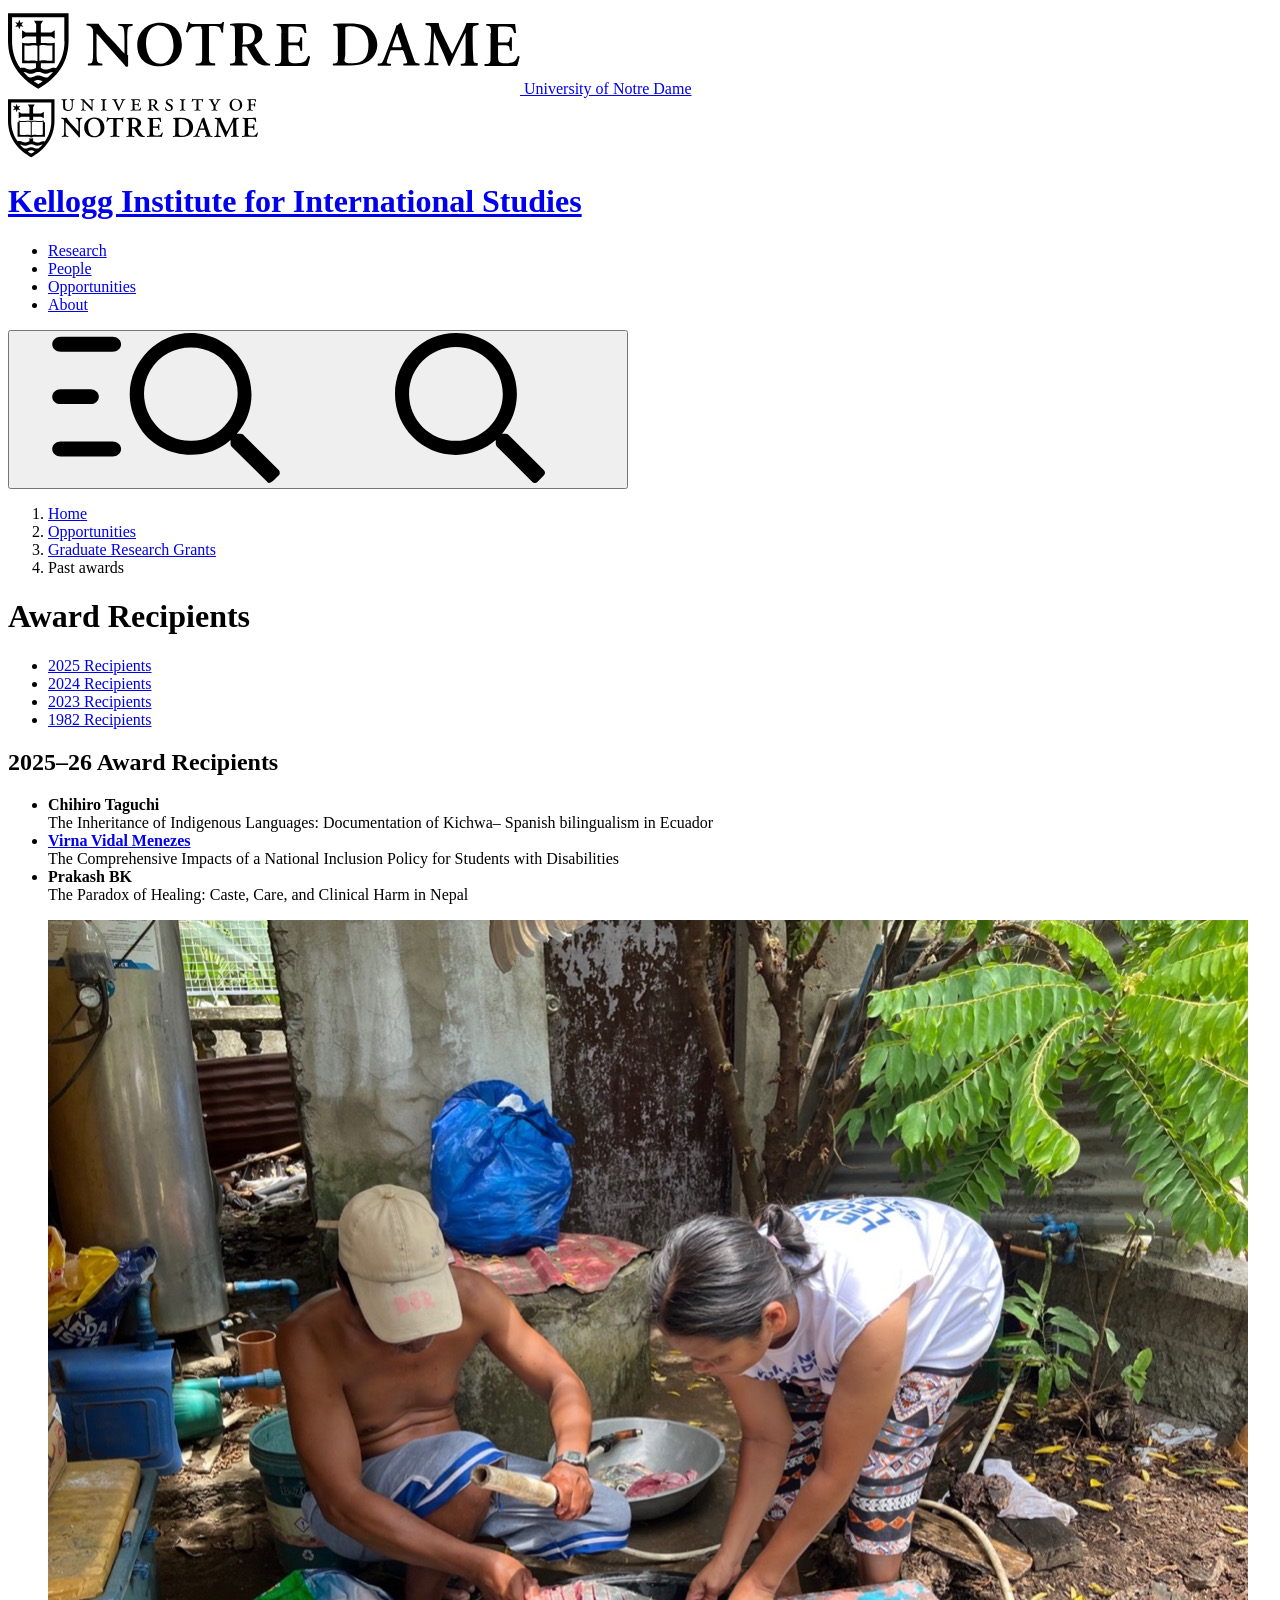
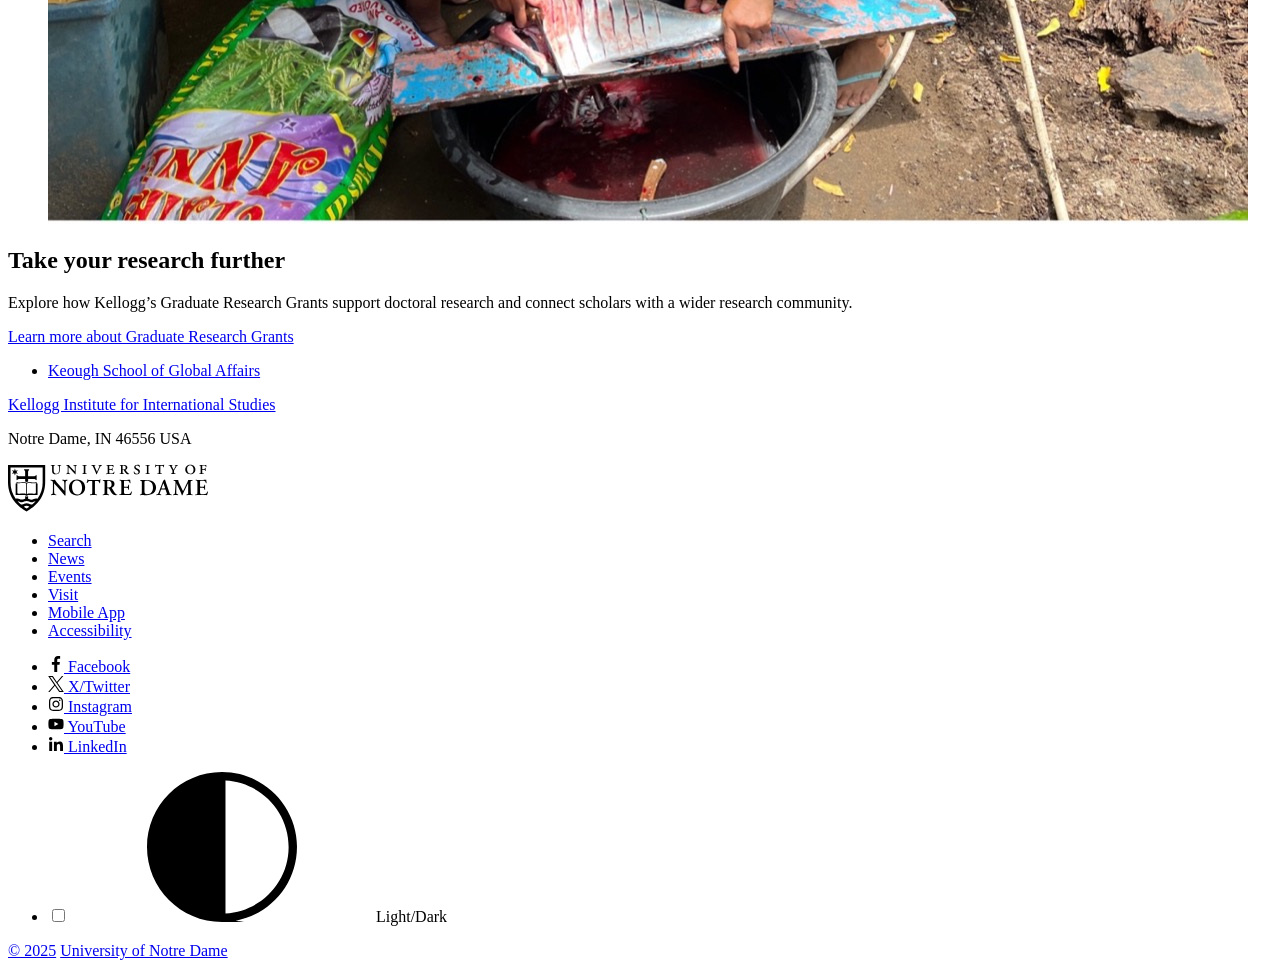
<file: kellogg-grant-history/index.html>
<!doctype html>
<html lang="en"><head><meta charset="utf-8"><meta name="viewport" content="width=device-width,initial-scale=1">
<meta name="robots" content="noindex,nofollow"><meta name="description" content="Explore Kellogg graduate research awards, recipients, and projects, with selected records from recent years and 1982.">
<title>Award Recipients | Graduate Research Grants | Kellogg Institute</title>
<link rel="stylesheet" href="https://conductor.nd.edu/stylesheets/themes/ndt/4.0/ndt.css">
<link rel="icon" href="https://static.nd.edu/favicon.ico"><link rel="icon" href="https://static.nd.edu/images/monogram/monogram.svg" type="image/svg+xml"><link rel="apple-touch-icon" href="https://static.nd.edu/images/webclips/default/webclip-180.png">
</head><body>
<svg xmlns="http://www.w3.org/2000/svg" xmlns:xlink="http://www.w3.org/1999/xlink" class="nd-sprite" style="display:none" aria-hidden="true" focusable="false">
<!-- Official Notre Dame Web Theme v4 icon sprite: https://static.nd.edu/images/icons/ndt4-v1.svg (icons, academic-mark, mobile-mark, shield) -->
<symbol id="icon-search" viewBox="0 0 512 512">
	<path d="M508.5 468.9L387.1 347.5c-2.3-2.3-5.3-3.5-8.5-3.5h-13.2c31.5-36.5 50.6-84 50.6-136C416 93.1 322.9 0 208 0S0 93.1 0 208s93.1 208 208 208c52 0 99.5-19.1 136-50.6v13.2c0 3.2 1.3 6.2 3.5 8.5l121.4 121.4c4.7 4.7 12.3 4.7 17 0l22.6-22.6c4.7-4.7 4.7-12.3 0-17zM208 368c-88.4 0-160-71.6-160-160S119.6 48 208 48s160 71.6 160 160-71.6 160-160 160z"/>
</symbol>
<symbol id="icon-menu" viewBox="0 0 448 512">
	<path d="M436 124H12c-6.627 0-12-5.373-12-12V80c0-6.627 5.373-12 12-12h424c6.627 0 12 5.373 12 12v32c0 6.627-5.373 12-12 12zm0 160H12c-6.627 0-12-5.373-12-12v-32c0-6.627 5.373-12 12-12h424c6.627 0 12 5.373 12 12v32c0 6.627-5.373 12-12 12zm0 160H12c-6.627 0-12-5.373-12-12v-32c0-6.627 5.373-12 12-12h424c6.627 0 12 5.373 12 12v32c0 6.627-5.373 12-12 12z"/>
</symbol>
<symbol id="icon-search-menu" viewBox="0 0 777 512">
	<path d="M773.8,468.9c4.3,4,3.8,13.5,0,17-8.4,5.5-29.2,37.1-40,22l-121.9-120.8c-4.9-4.3-2.4-16.4-3-22-93,85.1-255.7,59.3-315.4-52C188.1,129.8,392.9-76.8,577.2,28.6c111.4,61.5,138,221.4,52.9,315.4,5.6.6,17.8-1.8,22,3l121.9,121.9h-.2ZM473.4,368c119.3,3.5,201-137.2,137.8-239.6-60.2-105.9-216.8-104.7-276.5,0-61.1,104.4,17,242.2,138.7,239.6h0Z"/>
  <path d="M206.2,370.2H29c-16,0-28.9,11.5-28.9,25.5s12.9,25.5,28.9,25.5h177.2c16,0,28.9-11.5,28.9-25.5s-12.9-25.5-28.9-25.5h0Z"/>
  <path d="M29,64h177.2c16,0,28.9-11.4,28.9-25.5s-12.9-25.5-28.9-25.5H29C13.1,13,.2,24.4.2,38.5s12.9,25.5,28.9,25.5Z"/>
  <path d="M29,242.7h101.3c16,0,28.9-11.4,28.9-25.5s-12.9-25.5-28.9-25.5H29c-16,0-28.9,11.5-28.9,25.5s12.9,25.5,28.9,25.5h0Z"/>
</symbol>
<symbol id="icon-close" viewBox="0 0 332.5 332.5">
	<path d="M191.7,166.2L328.9,29c4.7-4.7,4.7-12.3,0-17l-8.5-8.5c-4.7-4.7-12.3-4.7-17,0l-137.2,137.2L29,3.6c-4.7-4.7-12.3-4.7-17,0L3.5,12.1c-4.7,4.7-4.7,12.3,0,17l137.2,137.1L3.6,303.4c-4.7,4.7-4.7,12.3,0,17l8.5,8.5c4.7,4.7,12.3,4.7,17,0l137.1-137.2,137.2,137.2c4.7,4.7,12.3,4.7,17,0l8.5-8.5c4.7-4.7,4.7-12.3,0-17l-137.2-137.2Z"/>
</symbol>
<symbol id="icon-refresh" viewBox="0 0 512 512">
	<path d="M12 8h27.711c6.739 0 12.157 5.548 11.997 12.286l-2.347 98.568C93.925 51.834 170.212 7.73 256.793 8.001 393.18 8.428 504.213 120.009 504 256.396 503.786 393.181 392.835 504 256 504c-63.926 0-122.202-24.187-166.178-63.908-5.113-4.618-5.354-12.561-.482-17.433l19.738-19.738c4.498-4.498 11.753-4.785 16.501-.552C160.213 433.246 205.895 452 256 452c108.322 0 196-87.662 196-196 0-108.322-87.662-196-196-196-79.545 0-147.941 47.282-178.675 115.302l126.389-3.009c6.737-.16 12.286 5.257 12.286 11.997V212c0 6.627-5.373 12-12 12H12c-6.627 0-12-5.373-12-12V20C0 13.373 5.373 8 12 8z"/>
</symbol>
<symbol id="icon-check" viewBox="0 0 512 512">
	<path d="M435.848 83.466L172.804 346.51l-96.652-96.652c-4.686-4.686-12.284-4.686-16.971 0l-28.284 28.284c-4.686 4.686-4.686 12.284 0 16.971l133.421 133.421c4.686 4.686 12.284 4.686 16.971 0l299.813-299.813c4.686-4.686 4.686-12.284 0-16.971l-28.284-28.284c-4.686-4.686-12.284-4.686-16.97 0z"/>
</symbol>
<symbol id="icon-map-pin" viewBox="0 0 384 512">
	<path d="M172.268 501.67C26.97 291.031 0 269.413 0 192 0 85.961 85.961 0 192 0s192 85.961 192 192c0 77.413-26.97 99.031-172.268 309.67-9.535 13.774-29.93 13.773-39.464 0zM192 272c44.183 0 80-35.817 80-80s-35.817-80-80-80-80 35.817-80 80 35.817 80 80 80z"/>
</symbol>
<symbol id="icon-plus" viewBox="0 0 448 512">
	<path d="M436 228H252V44c0-6.6-5.4-12-12-12h-32c-6.6 0-12 5.4-12 12v184H12c-6.6 0-12 5.4-12 12v32c0 6.6 5.4 12 12 12h184v184c0 6.6 5.4 12 12 12h32c6.6 0 12-5.4 12-12V284h184c6.6 0 12-5.4 12-12v-32c0-6.6-5.4-12-12-12z"/>
</symbol>
<symbol id="icon-minus" viewBox="0 0 448 512">
	<path d="M436 284c6.6 0 12-5.4 12-12v-32c0-6.6-5.4-12-12-12H12c-6.6 0-12 5.4-12 12v32c0 6.6 5.4 12 12 12h424z"/>
</symbol>
<symbol id="icon-user" viewBox="0 0 512 512">
	<path d="M423.309 291.025L402.221 285C431.798 243.89 436 202.294 436 180 436 80.649 355.484 0 256 0 156.649 0 76 80.516 76 180c0 22.299 4.198 63.884 33.779 105l-21.088 6.025C21.28 310.285 0 371.59 0 408.605v25.681C0 477.138 34.862 512 77.714 512h356.571C477.138 512 512 477.138 512 434.286v-25.681c0-36.247-20.725-98.161-88.691-117.58zM256 48c72.902 0 132 59.099 132 132s-59.098 132-132 132-132-59.099-132-132S183.098 48 256 48zm208 386.286c0 16.41-13.304 29.714-29.714 29.714H77.714C61.304 464 48 450.696 48 434.286v-25.681c0-33.167 21.987-62.316 53.878-71.427l46.103-13.172C162.683 335.058 200.427 360 256 360s93.317-24.942 108.019-35.994l46.103 13.172C442.013 346.29 464 375.438 464 408.605v25.681z"/>
</symbol>
<symbol id="icon-calendar" viewBox="0 0 448 512">
	<path d="M148 288h-40c-6.6 0-12-5.4-12-12v-40c0-6.6 5.4-12 12-12h40c6.6 0 12 5.4 12 12v40c0 6.6-5.4 12-12 12zm108-12v-40c0-6.6-5.4-12-12-12h-40c-6.6 0-12 5.4-12 12v40c0 6.6 5.4 12 12 12h40c6.6 0 12-5.4 12-12zm96 0v-40c0-6.6-5.4-12-12-12h-40c-6.6 0-12 5.4-12 12v40c0 6.6 5.4 12 12 12h40c6.6 0 12-5.4 12-12zm-96 96v-40c0-6.6-5.4-12-12-12h-40c-6.6 0-12 5.4-12 12v40c0 6.6 5.4 12 12 12h40c6.6 0 12-5.4 12-12zm-96 0v-40c0-6.6-5.4-12-12-12h-40c-6.6 0-12 5.4-12 12v40c0 6.6 5.4 12 12 12h40c6.6 0 12-5.4 12-12zm192 0v-40c0-6.6-5.4-12-12-12h-40c-6.6 0-12 5.4-12 12v40c0 6.6 5.4 12 12 12h40c6.6 0 12-5.4 12-12zm96-260v352c0 26.5-21.5 48-48 48H48c-26.5 0-48-21.5-48-48V112c0-26.5 21.5-48 48-48h48V12c0-6.6 5.4-12 12-12h40c6.6 0 12 5.4 12 12v52h128V12c0-6.6 5.4-12 12-12h40c6.6 0 12 5.4 12 12v52h48c26.5 0 48 21.5 48 48zm-48 346V160H48v298c0 3.3 2.7 6 6 6h340c3.3 0 6-2.7 6-6z"/>
</symbol>
<symbol id="icon-calendar-add" viewBox="0 0 448 512">
	<path d="M336 292v24c0 6.6-5.4 12-12 12h-76v76c0 6.6-5.4 12-12 12h-24c-6.6 0-12-5.4-12-12v-76h-76c-6.6 0-12-5.4-12-12v-24c0-6.6 5.4-12 12-12h76v-76c0-6.6 5.4-12 12-12h24c6.6 0 12 5.4 12 12v76h76c6.6 0 12 5.4 12 12zm112-180v352c0 26.5-21.5 48-48 48H48c-26.5 0-48-21.5-48-48V112c0-26.5 21.5-48 48-48h48V12c0-6.6 5.4-12 12-12h40c6.6 0 12 5.4 12 12v52h128V12c0-6.6 5.4-12 12-12h40c6.6 0 12 5.4 12 12v52h48c26.5 0 48 21.5 48 48zm-48 346V160H48v298c0 3.3 2.7 6 6 6h340c3.3 0 6-2.7 6-6z"/>
</symbol>
<symbol id="icon-envelope" viewBox="0 0 512 512">
	<path d="M464 64H48C21.49 64 0 85.49 0 112v288c0 26.51 21.49 48 48 48h416c26.51 0 48-21.49 48-48V112c0-26.51-21.49-48-48-48zm0 48v40.805c-22.422 18.259-58.168 46.651-134.587 106.49-16.841 13.247-50.201 45.072-73.413 44.701-23.208.375-56.579-31.459-73.413-44.701C106.18 199.465 70.425 171.067 48 152.805V112h416zM48 400V214.398c22.914 18.251 55.409 43.862 104.938 82.646 21.857 17.205 60.134 55.186 103.062 54.955 42.717.231 80.509-37.199 103.053-54.947 49.528-38.783 82.032-64.401 104.947-82.653V400H48z"/>
</symbol>
<symbol id="icon-download" viewBox="0 0 576 512">
	<path d="M528 288h-92.1l46.1-46.1c30.1-30.1 8.8-81.9-33.9-81.9h-64V48c0-26.5-21.5-48-48-48h-96c-26.5 0-48 21.5-48 48v112h-64c-42.6 0-64.2 51.7-33.9 81.9l46.1 46.1H48c-26.5 0-48 21.5-48 48v128c0 26.5 21.5 48 48 48h480c26.5 0 48-21.5 48-48V336c0-26.5-21.5-48-48-48zm-400-80h112V48h96v160h112L288 368 128 208zm400 256H48V336h140.1l65.9 65.9c18.8 18.8 49.1 18.7 67.9 0l65.9-65.9H528v128zm-88-64c0-13.3 10.7-24 24-24s24 10.7 24 24-10.7 24-24 24-24-10.7-24-24z"/>
</symbol>
<symbol id="icon-home" viewBox="0 0 576 512">
	<path d="M488 312.7V456c0 13.3-10.7 24-24 24H348c-6.6 0-12-5.4-12-12V356c0-6.6-5.4-12-12-12h-72c-6.6 0-12 5.4-12 12v112c0 6.6-5.4 12-12 12H112c-13.3 0-24-10.7-24-24V312.7c0-3.6 1.6-7 4.4-9.3l188-154.8c4.4-3.6 10.8-3.6 15.3 0l188 154.8c2.7 2.3 4.3 5.7 4.3 9.3zm83.6-60.9L488 182.9V44.4c0-6.6-5.4-12-12-12h-56c-6.6 0-12 5.4-12 12V117l-89.5-73.7c-17.7-14.6-43.3-14.6-61 0L4.4 251.8c-5.1 4.2-5.8 11.8-1.6 16.9l25.5 31c4.2 5.1 11.8 5.8 16.9 1.6l235.2-193.7c4.4-3.6 10.8-3.6 15.3 0l235.2 193.7c5.1 4.2 12.7 3.5 16.9-1.6l25.5-31c4.2-5.2 3.4-12.7-1.7-16.9z"/>
</symbol>
<symbol id="icon-clock" viewBox="0 0 512 512">
	<path d="M256 8C119 8 8 119 8 256s111 248 248 248 248-111 248-248S393 8 256 8zm0 448c-110.5 0-200-89.5-200-200S145.5 56 256 56s200 89.5 200 200-89.5 200-200 200zm61.8-104.4l-84.9-61.7c-3.1-2.3-4.9-5.9-4.9-9.7V116c0-6.6 5.4-12 12-12h32c6.6 0 12 5.4 12 12v141.7l66.8 48.6c5.4 3.9 6.5 11.4 2.6 16.8L334.6 349c-3.9 5.3-11.4 6.5-16.8 2.6z"/>
</symbol>
<symbol id="icon-history" viewBox="0 0 512 512">
	<path d="M504 255.532c.252 136.64-111.182 248.372-247.822 248.468-64.014.045-122.373-24.163-166.394-63.942-5.097-4.606-5.3-12.543-.443-17.4l16.96-16.96c4.529-4.529 11.776-4.659 16.555-.395C158.208 436.843 204.848 456 256 456c110.549 0 200-89.468 200-200 0-110.549-89.468-200-200-200-55.52 0-105.708 22.574-141.923 59.043l49.091 48.413c7.641 7.535 2.305 20.544-8.426 20.544H26.412c-6.627 0-12-5.373-12-12V45.443c0-10.651 12.843-16.023 20.426-8.544l45.097 44.474C124.866 36.067 187.15 8 256 8c136.811 0 247.747 110.781 248 247.532zm-167.058 90.173l14.116-19.409c3.898-5.36 2.713-12.865-2.647-16.763L280 259.778V116c0-6.627-5.373-12-12-12h-24c-6.627 0-12 5.373-12 12v168.222l88.179 64.13c5.36 3.897 12.865 2.712 16.763-2.647z"/>
</symbol>
<symbol id="icon-external-link" viewBox="0 0 512 512">
	<path d="M498.6,266v154.9c0,46.1-27.5,77.7-77.7,77.7H91.1c-44.7,0-77.7-30.5-77.7-77.7V91.1c0-49.3,27.4-77.7,77.7-77.7H236c18,0,30.6,12.5,30.6,30.5S254,74.5,236,74.5H91.1c-10.3,0-16.6,6.4-16.6,16.6v329.8c0,10.3,6.4,16.6,16.6,16.6h329.7c10.3,0,16.6-6.4,16.6-16.6V266c0-18,12.6-30.6,30.6-30.6S498.6,248,498.6,266z M350.2,74.7h44.3l-207.1,207c-12.2,12.2-12.2,30.7,0,42.9c13.8,14.2,36.5,6.3,42.8,0l207.1-207.1v44.3c0,18,12.6,30.6,30.6,30.6s30.6-12.6,30.6-30.6V44c0-19.2-10.3-30.5-30.5-30.5H350.2c-18,0-30.6,12.6-30.6,30.6S332.2,74.7,350.2,74.7z"/>
</symbol>
<symbol id="icon-lock" viewBox="0 0 448 512">
	<path d="M400 224h-24v-72C376 68.2 307.8 0 224 0S72 68.2 72 152v72H48c-26.5 0-48 21.5-48 48v192c0 26.5 21.5 48 48 48h352c26.5 0 48-21.5 48-48V272c0-26.5-21.5-48-48-48zM264 392c0 22.1-17.9 40-40 40s-40-17.9-40-40v-48c0-22.1 17.9-40 40-40s40 17.9 40 40v48zm32-168H152v-72c0-39.7 32.3-72 72-72s72 32.3 72 72v72z"/>
</symbol>
<symbol id="icon-play" viewBox="0 0 448 512">
	<path d="M424.4 214.7L72.4 6.6C43.8-10.3 0 6.1 0 47.9V464c0 37.5 40.7 60.1 72.4 41.3l352-208c31.4-18.5 31.5-64.1 0-82.6z"/>
</symbol>
<symbol id="icon-feed" viewBox="0 0 448 512">
	<path d="M128.081 415.959c0 35.369-28.672 64.041-64.041 64.041S0 451.328 0 415.959s28.672-64.041 64.041-64.041 64.04 28.673 64.04 64.041zm175.66 47.25c-8.354-154.6-132.185-278.587-286.95-286.95C7.656 175.765 0 183.105 0 192.253v48.069c0 8.415 6.49 15.472 14.887 16.018 111.832 7.284 201.473 96.702 208.772 208.772.547 8.397 7.604 14.887 16.018 14.887h48.069c9.149.001 16.489-7.655 15.995-16.79zm144.249.288C439.596 229.677 251.465 40.445 16.503 32.01 7.473 31.686 0 38.981 0 48.016v48.068c0 8.625 6.835 15.645 15.453 15.999 191.179 7.839 344.627 161.316 352.465 352.465.353 8.618 7.373 15.453 15.999 15.453h48.068c9.034-.001 16.329-7.474 16.005-16.504z"/>
</symbol>
<symbol id="icon-mode" viewBox="0 0 512 512">
  <path d="M512,256C512,114.6,397.4,0,256,0S0,114.6,0,256s114.6,256,256,256,32.8-1.6,48.5-4.6c21.4,0,14.5,0,.2,0,118.1-22.8,207.2-126.6,207.2-251.3ZM483.4,256c0,121.4-95.6,220.6-215.5,226.8V29.2c119.8,6.3,215.5,105.5,215.5,226.8Z"/>
</symbol>
<symbol id="icon-box-arrow-up" viewBox="0 0 365 512">
  <path d="M314.3,176.9h-61.5c-6.9,0-12.6,5.6-12.6,12.6v17.1c0,6.9,5.6,12.6,12.6,12.6h61.5c4.5,0,8.1,3.7,8.1,8.1v234.3c0,4.5-3.7,8.1-8.1,8.1H50.7c-4.5,0-8.1-3.7-8.1-8.1v-234.3c0-4.5,3.7-8.1,8.1-8.1h62c6.9,0,12.6-5.6,12.6-12.6v-17.1c0-6.9-5.6-12.6-12.6-12.6h-62C22.9,176.9.3,199.5.3,227.3v234.3c0,27.8,22.6,50.4,50.4,50.4h263.6c27.8,0,50.4-22.6,50.4-50.4v-234.3c0-27.8-22.6-50.4-50.4-50.4Z"/>
  <path d="M63.7,133.8l11.5,11.5c2.1,2.1,4.5,3,7.7,3s6.8-1.6,8.2-3l76.6-76.6v232c0,3.7,2.5,6.6,3.5,7.7,1.1,1.1,3.9,3.5,7.7,3.5h15.3c3,0,5.9-1.3,8.2-3.5h0c1.9-2,2.9-4.8,2.9-7.7V68.7l76.6,76.6.3.3.4.2c1.9,1.3,3.9,2.4,7.5,2.4s5.6-.9,7.7-3l11.2-11.2.3-.4c1.3-1.9,2.4-3.9,2.4-7.5s-.9-5.6-3-7.7L194.4,4.7c-1.9-2.4-4.7-3.8-7.9-3.8s-5,.8-7.5,2.4l-.4.3-114.4,114.9c-1.9,1.9-3,4.7-3,7.7s.6,4.6,2,6.9l.4.7Z"/>
</symbol>
<symbol id="icon-arrow-right" viewBox="0 0 448 512">
  <path d="M218.101 38.101L198.302 57.9c-4.686 4.686-4.686 12.284 0 16.971L353.432 230H12c-6.627 0-12 5.373-12 12v28c0 6.627 5.373 12 12 12h341.432l-155.13 155.13c-4.686 4.686-4.686 12.284 0 16.971l19.799 19.799c4.686 4.686 12.284 4.686 16.971 0l209.414-209.414c4.686-4.686 4.686-12.284 0-16.971L235.071 38.101c-4.686-4.687-12.284-4.687-16.97 0z"/>
</symbol>
<symbol id="icon-arrow-down" viewBox="0 0 448 512">
  <path d="M441.9,250.1l-19.8-19.8c-4.7-4.7-12.3-4.7-17,0l-155.1,155.1V44c0-6.6-5.4-12-12-12h-28c-6.6,0-12,5.4-12,12v341.4L42.9,230.3c-4.7-4.7-12.3-4.7-17,0l-19.8,19.8c-4.7,4.7-4.7,12.3,0,17l209.4,209.4c4.7,4.7,12.3,4.7,17,0l209.4-209.4c4.7-4.7,4.7-12.3,0-17Z"/>
</symbol>
<symbol id="icon-arrow-left" viewBox="0 0 448 512">
  <path d="M218.101 38.101L198.302 57.9c-4.686 4.686-4.686 12.284 0 16.971L353.432 230H12c-6.627 0-12 5.373-12 12v28c0 6.627 5.373 12 12 12h341.432l-155.13 155.13c-4.686 4.686-4.686 12.284 0 16.971l19.799 19.799c4.686 4.686 12.284 4.686 16.971 0l209.414-209.414c4.686-4.686 4.686-12.284 0-16.971L235.071 38.101c-4.686-4.687-12.284-4.687-16.97 0z"/>
</symbol>
<symbol id="icon-arrow-up" viewBox="0 0 448 512">
  <path d="M6.101 261.899L25.9 281.698c4.686 4.686 12.284 4.686 16.971 0L198 126.568V468c0 6.627 5.373 12 12 12h28c6.627 0 12-5.373 12-12V126.568l155.13 155.13c4.686 4.686 12.284 4.686 16.971 0l19.799-19.799c4.686-4.686 4.686-12.284 0-16.971L232.485 35.515c-4.686-4.686-12.284-4.686-16.971 0L6.101 244.929c-4.687 4.686-4.687 12.284 0 16.97z"/>
</symbol>
<symbol id="icon-angle-left" viewBox="0 0 192 512">
	<path d="M4.2,247.5L151,99.5c4.7-4.7,12.3-4.7,17,0l19.8,19.8c4.7,4.7,4.7,12.3,0,17l-118.5,119.7,118.5,119.7c4.7,4.7,4.7,12.3,0,17l-19.8,19.8c-4.7,4.7-12.3,4.7-17,0L4.2,264.5c-4.7-4.7-4.7-12.3,0-17Z"/>
</symbol>
<symbol id="icon-angle-right" viewBox="0 0 192 512">
	<path d="M187.8 264.5L41 412.5c-4.7 4.7-12.3 4.7-17 0L4.2 392.7c-4.7-4.7-4.7-12.3 0-17L122.7 256 4.2 136.3c-4.7-4.7-4.7-12.3 0-17L24 99.5c4.7-4.7 12.3-4.7 17 0l146.8 148c4.7 4.7 4.7 12.3 0 17z"/>
</symbol>
<symbol id="icon-bluesky" viewBox="0 0 600 530">
	<path d="m135.72 44.03c66.496 49.921 138.02 151.14 164.28 205.46 26.262-54.316 97.782-155.54 164.28-205.46 47.98-36.021 125.72-63.892 125.72 24.795 0 17.712-10.155 148.79-16.111 170.07-20.703 73.984-96.144 92.854-163.25 81.433 117.3 19.964 147.14 86.092 82.697 152.22-122.39 125.59-175.91-31.511-189.63-71.766-2.514-7.3797-3.6904-10.832-3.7077-7.8964-0.0174-2.9357-1.1937 0.51669-3.7077 7.8964-13.714 40.255-67.233 197.36-189.63 71.766-64.444-66.128-34.605-132.26 82.697-152.22-67.108 11.421-142.55-7.4491-163.25-81.433-5.9562-21.282-16.111-152.36-16.111-170.07 0-88.687 77.742-60.816 125.72-24.795z"/>
</symbol>
<symbol id="icon-linkedin" viewBox="0 0 448 512">
	<path d="M100.3 480H7.4V180.9h92.9V480zM53.8 140.1C24.1 140.1 0 115.5 0 85.8 0 56.1 24.1 32 53.8 32c29.7 0 53.8 24.1 53.8 53.8 0 29.7-24.1 54.3-53.8 54.3zM448 480h-92.7V334.4c0-34.7-.7-79.2-48.3-79.2-48.3 0-55.7 37.7-55.7 76.7V480h-92.8V180.9h89.1v40.8h1.3c12.4-23.5 42.7-48.3 87.9-48.3 94 0 111.3 61.9 111.3 142.3V480z"/>
</symbol>
<symbol id="icon-twitter-x" viewBox="0 0 1200 1227">
  <path d="M714.163 519.284L1160.89 0H1055.03L667.137 450.887L357.328 0H0L468.492 681.821L0 1226.37H105.866L515.491 750.218L842.672 1226.37H1200L714.137 519.284H714.163ZM569.165 687.828L521.697 619.934L144.011 79.6944H306.615L611.412 515.685L658.88 583.579L1055.08 1150.3H892.476L569.165 687.854V687.828Z"/>
</symbol>
<symbol id="icon-facebook" viewBox="0 0 264 512">
	<path d="M76.7 512V283H0v-91h76.7v-71.7C76.7 42.4 124.3 0 193.8 0c33.3 0 61.9 2.5 70.2 3.6V85h-48.2c-37.8 0-45.1 18-45.1 44.3V192H256l-11.7 91h-73.6v229"/>
</symbol>
<symbol id="icon-google" viewBox="0 0 448 512">
	<path d="M488 261.8C488 403.3 391.1 504 248 504 110.8 504 0 393.2 0 256S110.8 8 248 8c66.8 0 123 24.5 166.3 64.9l-67.5 64.9C258.5 52.6 94.3 116.6 94.3 256c0 86.5 69.1 156.6 153.7 156.6 98.2 0 135-70.4 140.8-106.9H248v-85.3h236.1c2.3 12.7 3.9 24.9 3.9 41.4z"/>
</symbol>
<symbol id="icon-vimeo" viewBox="0 0 448 512">
	<path d="M447.8 153.6c-2 43.6-32.4 103.3-91.4 179.1-60.9 79.2-112.4 118.8-154.6 118.8-26.1 0-48.2-24.1-66.3-72.3C100.3 250 85.3 174.3 56.2 174.3c-3.4 0-15.1 7.1-35.2 21.1L0 168.2c51.6-45.3 100.9-95.7 131.8-98.5 34.9-3.4 56.3 20.5 64.4 71.5 28.7 181.5 41.4 208.9 93.6 126.7 18.7-29.6 28.8-52.1 30.2-67.6 4.8-45.9-35.8-42.8-63.3-31 22-72.1 64.1-107.1 126.2-105.1 45.8 1.2 67.5 31.1 64.9 89.4z"/>
</symbol>
<symbol id="icon-youtube" viewBox="0 0 576 512">
	<path d="M549.655 124.083c-6.281-23.65-24.787-42.276-48.284-48.597C458.781 64 288 64 288 64S117.22 64 74.629 75.486c-23.497 6.322-42.003 24.947-48.284 48.597-11.412 42.867-11.412 132.305-11.412 132.305s0 89.438 11.412 132.305c6.281 23.65 24.787 41.5 48.284 47.821C117.22 448 288 448 288 448s170.78 0 213.371-11.486c23.497-6.321 42.003-24.171 48.284-47.821 11.412-42.867 11.412-132.305 11.412-132.305s0-89.438-11.412-132.305zm-317.51 213.508V175.185l142.739 81.205-142.739 81.201z"/>
</symbol>
<symbol id="icon-instagram" viewBox="0 0 448 512">
	<path d="M224.1 141c-63.6 0-114.9 51.3-114.9 114.9s51.3 114.9 114.9 114.9S339 319.5 339 255.9 287.7 141 224.1 141zm0 189.6c-41.1 0-74.7-33.5-74.7-74.7s33.5-74.7 74.7-74.7 74.7 33.5 74.7 74.7-33.6 74.7-74.7 74.7zm146.4-194.3c0 14.9-12 26.8-26.8 26.8-14.9 0-26.8-12-26.8-26.8s12-26.8 26.8-26.8 26.8 12 26.8 26.8zm76.1 27.2c-1.7-35.9-9.9-67.7-36.2-93.9-26.2-26.2-58-34.4-93.9-36.2-37-2.1-147.9-2.1-184.9 0-35.8 1.7-67.6 9.9-93.9 36.1s-34.4 58-36.2 93.9c-2.1 37-2.1 147.9 0 184.9 1.7 35.9 9.9 67.7 36.2 93.9s58 34.4 93.9 36.2c37 2.1 147.9 2.1 184.9 0 35.9-1.7 67.7-9.9 93.9-36.2 26.2-26.2 34.4-58 36.2-93.9 2.1-37 2.1-147.8 0-184.8zM398.8 388c-7.8 19.6-22.9 34.7-42.6 42.6-29.5 11.7-99.5 9-132.1 9s-102.7 2.6-132.1-9c-19.6-7.8-34.7-22.9-42.6-42.6-11.7-29.5-9-99.5-9-132.1s-2.6-102.7 9-132.1c7.8-19.6 22.9-34.7 42.6-42.6 29.5-11.7 99.5-9 132.1-9s102.7-2.6 132.1 9c19.6 7.8 34.7 22.9 42.6 42.6 11.7 29.5 9 99.5 9 132.1s2.7 102.7-9 132.1z"/>
</symbol>
<symbol id="icon-snapchat" viewBox="0 0 32 30">
	<path d="M31.7,23.4c-.4.7-1.7,1.3-4.2,1.7,0,.1-.1.4-.2.7l-.2.7c-.1.4-.4.6-.7.6s-.4,0-.8-.1c-.6-.1-1.2-.2-1.6-.2-.8,0-1.4.1-1.9.3-.4.2-.9.5-1.6,1-.9.6-1.5,1-2,1.2-.8.4-1.7.5-2.5.4-.9.1-1.7,0-2.5-.5-.6-.2-1.2-.6-1.8-1.1h0c-.7-.6-1.3-.9-1.6-1-.5-.2-1.2-.3-1.9-.3s-1,.1-1.7.2c-.4,0-.6,0-.7,0-.4,0-.6-.2-.7-.6l-.2-.7c-.1-.4-.2-.7-.2-.8-2.8-.4-4.2-1-4.2-2s0-.3.1-.4c.1-.1.2-.2.4-.2,1.8-.2,3.4-1.2,4.7-2.8.7-.8,1.2-1.6,1.5-2.5h0c.2-.5.3-.9.2-1.2-.1-.2-.4-.5-.7-.7-.2-.1-.6-.2-1-.4h-.4c-1.2-.6-1.7-1.2-1.6-1.8,0-.4.3-.6.8-.9.5-.2.9-.2,1.2,0,.6.2,1,.4,1.5.4s.4,0,.6-.1v-.7c-.2-1.5-.2-2.6-.2-3.4,0-1.2.2-2.2.5-3,.9-2,2.3-3.4,4.2-4.2,1.1-.5,2.3-.8,3.6-.8h.6c1.7,0,3.2.4,4.6,1.3,1.4.9,2.5,2.2,3.3,3.8.2.7.4,1.7.5,3,0,.8,0,1.9-.1,3.4v.8c0,.1.2.1.5.1.4,0,.9-.1,1.4-.4.4-.2.8-.2,1.3,0,.6.2.9.6.9,1.1s-.6,1.1-1.6,1.5h-.4c-1,.5-1.7.9-1.8,1.2-.1.3,0,.7.2,1.1h0c.3.9.8,1.7,1.5,2.5,1.4,1.6,2.9,2.6,4.7,2.8.2,0,.3.2.4.4.1.2.1.4,0,.6Z"/>
</symbol>
<symbol id="icon-exclamation" viewBox="0 0 576 512">
	<path d="M569.517 440.013C587.975 472.007 564.806 512 527.94 512H48.054c-36.937 0-59.999-40.055-41.577-71.987L246.423 23.985c18.467-32.009 64.72-31.951 83.154 0l239.94 416.028zM288 354c-25.405 0-46 20.595-46 46s20.595 46 46 46 46-20.595 46-46-20.595-46-46-46zm-43.673-165.346l7.418 136c.347 6.364 5.609 11.346 11.982 11.346h48.546c6.373 0 11.635-4.982 11.982-11.346l7.418-136c.375-6.874-5.098-12.654-11.982-12.654h-63.383c-6.884 0-12.356 5.78-11.981 12.654z"/>
</symbol>
<symbol id="icon-success" viewBox="0 0 512 512">
	<path d="M504 256c0 136.967-111.033 248-248 248S8 392.967 8 256 119.033 8 256 8s248 111.033 248 248zM227.314 387.314l184-184c6.248-6.248 6.248-16.379 0-22.627l-22.627-22.627c-6.248-6.249-16.379-6.249-22.628 0L216 308.118l-70.059-70.059c-6.248-6.248-16.379-6.248-22.628 0l-22.627 22.627c-6.248 6.248-6.248 16.379 0 22.627l104 104c6.249 6.249 16.379 6.249 22.628.001z"/>
</symbol>
<symbol id="icon-info" viewBox="0 0 512 512">
	<path d="M256 8C119.043 8 8 119.083 8 256c0 136.997 111.043 248 248 248s248-111.003 248-248C504 119.083 392.957 8 256 8zm0 110c23.196 0 42 18.804 42 42s-18.804 42-42 42-42-18.804-42-42 18.804-42 42-42zm56 254c0 6.627-5.373 12-12 12h-88c-6.627 0-12-5.373-12-12v-24c0-6.627 5.373-12 12-12h12v-64h-12c-6.627 0-12-5.373-12-12v-24c0-6.627 5.373-12 12-12h64c6.627 0 12 5.373 12 12v100h12c6.627 0 12 5.373 12 12v24z"/>
</symbol>
<symbol id="icon-question" viewBox="0 0 512 512">
	<path d="M504 256c0 136.997-111.043 248-248 248S8 392.997 8 256C8 119.083 119.043 8 256 8s248 111.083 248 248zM262.655 90c-54.497 0-89.255 22.957-116.549 63.758-3.536 5.286-2.353 12.415 2.715 16.258l34.699 26.31c5.205 3.947 12.621 3.008 16.665-2.122 17.864-22.658 30.113-35.797 57.303-35.797 20.429 0 45.698 13.148 45.698 32.958 0 14.976-12.363 22.667-32.534 33.976C247.128 238.528 216 254.941 216 296v4c0 6.627 5.373 12 12 12h56c6.627 0 12-5.373 12-12v-1.333c0-28.462 83.186-29.647 83.186-106.667 0-58.002-60.165-102-116.531-102zM256 338c-25.365 0-46 20.635-46 46 0 25.364 20.635 46 46 46s46-20.636 46-46c0-25.365-20.635-46-46-46z"/>
</symbol>
<symbol id="icon-flag" viewBox="0 0 512 512">
  <path d="M349.565 98.783C295.978 98.783 251.721 64 184.348 64c-24.955 0-47.309 4.384-68.045 12.013a55.947 55.947 0 0 0 3.586-23.562C118.117 24.015 94.806 1.206 66.338.048 34.345-1.254 8 24.296 8 56c0 19.026 9.497 35.825 24 45.945V488c0 13.255 10.745 24 24 24h16c13.255 0 24-10.745 24-24v-94.4c28.311-12.064 63.582-22.122 114.435-22.122 53.588 0 97.844 34.783 165.217 34.783 48.169 0 86.667-16.294 122.505-40.858C506.84 359.452 512 349.571 512 339.045v-243.1c0-23.393-24.269-38.87-45.485-29.016-34.338 15.948-76.454 31.854-116.95 31.854z"/>
</symbol>
<symbol id="icon-prohibited" viewBox="0 0 512 512">
  <path d="M504 256c0 136.997-111.043 248-248 248S8 392.997 8 256C8 119.083 119.043 8 256 8s248 111.083 248 248zm-248 50c-25.405 0-46 20.595-46 46s20.595 46 46 46 46-20.595 46-46-20.595-46-46-46zm-43.673-165.346l7.418 136c.347 6.364 5.609 11.346 11.982 11.346h48.546c6.373 0 11.635-4.982 11.982-11.346l7.418-136c.375-6.874-5.098-12.654-11.982-12.654h-63.383c-6.884 0-12.356 5.78-11.981 12.654z"/>
</symbol>
<symbol id="icon-globe" viewBox="0 0 60 60">
  <path d="M29.8,0c5.3,0,10.3,1.4,14.9,4.1s8.2,6.2,10.8,10.8,4.1,9.6,4.1,14.9-1.4,10.3-4.1,14.9-6.2,8.3-10.8,10.9c-4.6,2.6-9.6,4-14.9,4s-10.3-1.3-14.9-4c-4.6-2.6-8.3-6.4-10.9-10.9S0,35.1,0,29.8s1.3-10.3,4-14.9S10.3,6.7,14.9,4.1,24.4,0,29.8,0ZM52.9,18.2c-1.6-3.1-3.6-5.8-6.2-8-2.6-2.3-5.5-4-8.9-5,2.4,3.4,4.1,7.7,5.3,13.1h9.8ZM40.3,29.8c0-2.5-.2-5-.5-7.7h-20.2c-.4,2.6-.5,5.2-.5,7.7s.1,5.2.5,7.7h20.2c.2-2.5.5-5,.5-7.7ZM29.8,3.8c-1.7,0-3.5,1.3-5.2,3.8-1.9,2.6-3.2,6.2-4.2,10.6h18.7c-1-4.3-2.4-7.9-4.2-10.6-1.8-2.5-3.5-3.8-5.2-3.8ZM21.7,5.2c-3.4,1.1-6.4,2.8-9,5s-4.7,4.9-6.1,8h9.8c1.1-5.3,2.9-9.7,5.3-13.1ZM3.8,29.8c0,2.6.4,5.3,1.2,7.7h10.8c-.4-2.5-.5-5-.5-7.6s.1-5.2.5-7.8H5c-.8,2.5-1.2,5-1.2,7.7ZM6.6,41.3c1.4,3.1,3.5,5.9,6.1,8.2s5.6,4,9,4.9c-2.4-3.2-4.2-7.6-5.3-13.1H6.6ZM29.8,55.7c1.7,0,3.4-1.2,5.2-3.8,1.8-2.6,3.2-6.1,4.2-10.6h-18.7c1,4.4,2.3,7.9,4.2,10.6,1.7,2.6,3.5,3.8,5.2,3.8ZM37.9,54.3c3.2-1,6.1-2.6,8.8-4.9,2.6-2.3,4.7-5,6.2-8.2h-9.8c-1.2,5.4-2.9,9.7-5.2,13.1ZM43.7,37.4h10.8c.7-2.4,1.2-5,1.2-7.7s-.5-5.2-1.2-7.7h-10.8c.2,2.6.5,5.2.5,7.7s-.2,5-.5,7.7Z" />
</symbol>
<symbol id="academic-mark" viewBox="0 0 291.5 68.2">
	<g class="shield" fill="var(--mark-shield)">
		<path d="M9,8.91L5.66,8.25l2.22,2.54l-2.22,2.54L9,12.67l1.09,3.19l1.09-3.19l3.31,0.66l-2.23-2.54l2.23-2.54l-3.31,0.66l-1.09-3.2L9,8.91"/>
		<path d="M41.74,27.47v-2.23c-2.54,0.87-5.27,1.07-7.91,0.58c-4.75-0.68-6.72,0.62-6.72,0.62s-2-1.3-6.73-0.62c-2.64,0.49-5.37,0.29-7.91-0.58v2.23h-1.33v16.91h13.8c0.56,0.59,1.36,0.9,2.17,0.85c0.81,0.05,1.6-0.26,2.16-0.85h13.8V27.47H41.74z M26.53,42.68c0,0-1.68-1.14-6.43-0.53s-6.46-0.49-6.46-0.49V26.81c0,0,2,0.79,6.76,0.18s6.13,0.53,6.13,0.53L26.53,42.68zM40.59,41.68c0,0-1.72,1.09-6.47,0.48s-6.42,0.53-6.42,0.53V27.53c0,0,1.38-1.14,6.13-0.53s6.76-0.19,6.76-0.19L40.59,41.68z"/>
		<path d="M27.1,0.63H0v24.64C0,48.76,14.93,61.34,27.1,68.2c12.18-6.86,27.11-19.44,27.11-42.93V0.63H27.1z M27.1,63.88c-1.34-0.76-2.63-1.57-4-2.52c1.2-0.75,2.58-1.17,4-1.21c1.42,0.04,2.8,0.46,4,1.21C29.72,62.36,28.41,63.12,27.1,63.88M36.51,57.11c-0.45,0.48-1.03,0.8-1.67,0.94c-0.33,0.05-0.67,0.08-1,0.09c-2.75,0-3.37-1.65-6.73-1.65s-4,1.65-6.74,1.65c-0.33-0.01-0.67-0.04-1-0.09c-0.64-0.14-1.22-0.46-1.67-0.94c-1.35-1.19-2.61-2.47-3.78-3.84c2.53,0,3.16,1.54,6.44,1.54c2.76,0,3.37-1.66,6.74-1.66s4,1.66,6.73,1.66c3.29,0,3.9-1.53,6.44-1.54C39.11,54.64,37.85,55.93,36.51,57.11 M50.5,25.65c0.12,8.61-2.49,17.04-7.46,24.08l0,0c-0.7-0.23-1.44-0.33-2.18-0.32c-2.82,0-3.66,1.65-7,1.65c-2,0-2.91-0.9-4.58-1.37v-4c0,0-0.5,0.7-2.16,0.7S25,45.63,25,45.63v4c-1.67,0.47-2.54,1.38-4.58,1.38c-3.36,0-4.2-1.66-7-1.66c-0.74-0.01-1.48,0.09-2.19,0.32l0,0C6.24,42.66,3.61,34.25,3.7,25.65V4.33h46.81L50.5,25.65z"/>
		<path d="M29.26,20.9h9.33l3.15,1.82v-7.43l-3.15,1.82h-9.32V9.9l1.83-3.16h-8L25,9.9v7.21h-9.38l-3.15-1.82v7.43l3.15-1.82H25v3.79c0.75,0.09,1.48,0.31,2.16,0.65c0.68-0.34,1.41-0.56,2.16-0.65V20.9H29.26z"/>
	</g>
	<g class="text" fill="var(--mark-text)">
		<path d="M83.86,38.73c0,1,0,5.1,0.09,5.87c-0.27,0.34-0.7,0.52-1.13,0.47c-0.53-0.7-1.5-1.83-3.9-4.57l-7.81-8.91c-2.17-2.43-3.24-3.7-3.8-4.2c-0.1,0-0.1,0.37-0.1,2.14V36c0,2.5,0,5.57,0.6,6.58c0.42,0.52,1.04,0.82,1.7,0.83l0.73,0.09c0.3,0.24,0.27,0.88-0.06,1c-1.24-0.07-2.54-0.1-3.81-0.1s-2.3,0-3.46,0.1c-0.29-0.24-0.34-0.68-0.1-0.97c0.01-0.01,0.02-0.02,0.03-0.03l0.73-0.15c0.64-0.11,1.23-0.24,1.48-0.77c0.42-1,0.42-4,0.42-6.58v-7.88c0-2.6,0-3.13-1.1-4.1c-0.55-0.32-1.14-0.54-1.76-0.67l-0.51-0.1c-0.23-0.19-0.2-0.86,0.14-1c1.26,0.13,3.1,0.1,3.94,0.1c0.69,0,1.49,0,2.29-0.1c0.58,1.44,4.21,5.63,5.37,6.9l3.34,3.6c1.41,1.55,4.5,5.07,4.84,5.28c0.1-0.1,0.1-0.27,0.1-0.81v-6.5c0-2.5,0-5.57-0.64-6.57c-0.4-0.52-1.01-0.83-1.66-0.84l-0.77-0.1c-0.3-0.22-0.27-0.86,0.07-1c1.29,0.06,2.53,0.1,3.83,0.1s2.3,0,3.51-0.1c0.29,0.23,0.34,0.65,0.11,0.94c-0.02,0.02-0.03,0.04-0.05,0.06l-0.77,0.18c-0.63,0.09-1.19,0.23-1.43,0.76c-0.46,1-0.46,3.93-0.46,6.57L83.86,38.73z"/>
		<path d="M100.35,23.19c5.31,0,7.58,5.84,7.58,10.87c0,6.71-3.07,9.55-6.87,9.55c-5.71,0-7.68-6.28-7.68-10.88c0-7.1,3.64-9.54,7-9.54 M100.82,21.86c-6.33-0.27-11.69,4.64-11.96,10.97c-0.01,0.29-0.01,0.57-0.01,0.86c0,6,4.33,11.24,11.88,11.24c6.72,0,11.73-4.89,11.73-11.47c0-6.07-4-11.6-11.67-11.6"/>
		<path d="M122.78,25.19c0-1.4,0-1.46-0.89-1.46h-1c-3.06,0-4,0.37-5.2,3.06c-0.36,0.2-0.82,0.1-1.07-0.23c0.52-1.64,0.95-3.31,1.3-5c0.1-0.09,0.23-0.14,0.37-0.12c0.12-0.01,0.24,0.03,0.33,0.12c0.18,0.84,0.64,0.88,2.91,0.88h11.83c1.63,0,2.13-0.1,2.54-0.88c0.12-0.07,0.25-0.11,0.39-0.12c0.16-0.02,0.33,0.04,0.44,0.16c-0.37,1.74-0.54,3.53-0.5,5.31c-0.27,0.26-0.68,0.31-1,0.1c-0.43-2.61-1.06-3.23-4.63-3.23h-1c-0.88,0-0.91,0.06-0.91,1.46v14.37c0,3.53,0.31,3.63,1.88,3.8l1.19,0.12c0.25,0.29,0.23,0.74-0.06,1c-1.94-0.07-3.44-0.1-4.91-0.1s-3,0-5.17,0.1c-0.28-0.27-0.3-0.7-0.06-1l1.4-0.15c1.56-0.14,1.86-0.24,1.86-3.77L122.78,25.19z"/>
		<path d="M144.61,25.26c0-1.53,0-1.64,1.77-1.64c2.9,0,4.61,2.3,4.61,4.94c0,3.17-1.51,4.77-4.78,4.77c-1.6,0-1.6-0.06-1.6-1.13V25.26z M140.74,39.61c0,3.53-0.29,3.63-1.86,3.83l-0.74,0.09c-0.26,0.26-0.25,0.69,0.01,0.95c0.02,0.02,0.04,0.04,0.06,0.05c1.53-0.07,3-0.1,4.5-0.1s3,0,4.43,0.1c0.29-0.26,0.33-0.7,0.07-1l-0.73-0.09c-1.57-0.2-1.87-0.3-1.87-3.83v-4.27c0-0.71,0-0.74,1-0.74c0.87-0.16,1.74,0.31,2.07,1.13c0.8,1.3,1.74,3.15,2.64,4.54c2,3.11,3.77,4.41,7,4.41c0.74,0.02,1.48-0.05,2.2-0.21c0.11-0.21,0.09-0.48-0.07-0.66c-0.85-0.1-1.65-0.45-2.3-1c-1.56-1.31-3.24-4.13-5.9-8.64c-0.13-0.2-0.19-0.47,0-0.57c1.64-0.67,4-2.2,4-5.27c0.06-2.06-1.09-3.96-2.94-4.86c-1.98-0.88-4.14-1.29-6.31-1.18c-2.73,0-5.57,0.1-7.67,0.3c-0.25,0.26-0.25,0.67,0,0.93l0.86,0.1c1.57,0.17,1.6,0.57,1.6,3.77L140.74,39.61z"/>
		<path d="M165.18,27.2c0-3.54-0.3-3.65-1.87-3.87l-0.53-0.08c-0.22-0.22-0.2-0.83,0.07-1c0.63,0,1.33,0.06,2.07,0.06s1.5,0,2.23,0h6.37c2.14,0,4.08,0,4.51-0.1c0.13,0.57,0.33,3.2,0.53,4.63c-0.14,0.28-0.8,0.34-1.07,0.14c-0.53-1.94-1-2.77-2.1-3c-0.87-0.22-1.77-0.32-2.67-0.29h-2.23c-1.44,0-1.44,0.06-1.44,2v5.64c0,0.87,0,0.9,0.81,0.9h1.59c2.91,0,3.48,0,3.71-1.47l0.23-1.13c0.27-0.24,0.9-0.24,1.07,0c0,0.9-0.09,2.1-0.09,3.34c0,1.24,0.06,2.44,0.09,3.5c-0.32,0.23-0.75,0.23-1.07,0l-0.23-1.33c-0.23-1.4-0.8-1.47-3.71-1.47h-1.59c-0.78,0-0.81,0.07-0.81,0.9v4.24c0,1.7,0.06,2.9,0.57,3.47s1,0.73,3.77,0.73c4.23,0.07,5-0.9,6.13-3.6c0.35-0.23,0.82-0.14,1.07,0.19c-0.27,1.67-0.74,3.3-1.4,4.85c-0.73,0-1.8-0.07-3.2-0.07s-3.07,0-5,0h-3.8c-1.46,0-3.5,0-5,0.1c-0.29-0.26-0.31-0.71-0.06-1l1.22-0.12c1.57-0.17,1.87-0.27,1.87-3.8L165.18,27.2z"/>
		<path d="M198.91,26.56c0-1.57,0-2.27,0.27-2.46c0.84-0.38,1.77-0.54,2.69-0.48c5.58,0,9.42,3.21,9.42,9.81c0,5.64-2.67,9.84-8.6,9.84c-3.55,0-3.78-1.73-3.78-5V26.56z M195,39.61c0,3.53-0.29,3.63-1.87,3.83l-0.73,0.09c-0.23,0.24-0.2,0.84,0.07,1c1.46-0.07,3-0.1,4.23-0.1c0.63,0,1.34,0,2.14,0.1s1.7,0.09,2.7,0.09c2.85,0.12,5.68-0.43,8.28-1.6c3.69-1.77,6.03-5.51,6-9.6c0.16-4.48-2.62-8.53-6.85-10c-2.53-0.86-5.19-1.25-7.86-1.14c-3.27,0-6,0.1-8.34,0.3c-0.25,0.26-0.25,0.67,0,0.93l0.7,0.07c1.57,0.2,1.6,0.6,1.6,3.8L195,39.61z"/>
		<path d="M224.59,34.73c-0.8,0-0.9,0-0.54-1l1.4-3.91c0.61-1.57,0.87-2.4,1-2.63h0.06c0.4,0.84,0.72,1.72,0.94,2.63l1.41,4c0.27,0.79,0.13,0.86-0.8,0.86L224.59,34.73z M228.49,36.23c0.94,0,1,0,1.37,0.9l1.56,4.54c0.44,1.43,0.34,1.63-0.85,1.77l-0.75,0.09c-0.21,0.32-0.16,0.74,0.11,1c1.16,0,2.63-0.1,4.06-0.1c1.74,0,3,0,4.34,0.1c0.25-0.28,0.25-0.72,0-1l-0.5-0.09c-1.7-0.3-1.87-0.54-2.64-2.77l-4.81-14c-0.53-1.5-1-3.07-1.49-4.57c-0.14-0.17-0.35-0.27-0.57-0.26c-0.64,0.71-1.44,1.26-2.33,1.6c-0.01,0.85-0.23,1.69-0.64,2.44l-4.58,11.87c-0.69,1.8-1.22,3.2-1.63,4.06c-0.5,1.11-0.86,1.41-1.83,1.55l-1,0.15c-0.25,0.29-0.25,0.71,0,1c1.16-0.07,2.2-0.1,3.29-0.1c1.37,0,2.48,0,3.54,0.1c0.29-0.26,0.31-0.71,0.06-1l-1-0.15c-1.24-0.18-1.37-0.28-0.7-2.25l1.37-4c0.29-0.9,0.27-0.9,1.13-0.9L228.49,36.23z"/>
		<path d="M268.92,43.53c0.34,0.14,0.3,0.84-0.06,1c-1.44-0.07-2.74-0.1-4.08-0.1c-1.56,0-3,0-4.46,0.1c-0.27-0.14-0.41-0.77-0.07-1l0.9-0.15c1.34-0.21,1.43-0.47,1.43-2.75V27h-0.07c-0.9,1.84-1.36,2.84-2,4.17L257.65,37c-1.14,2.34-2.81,6-3.41,7.61c-0.27,0.13-0.6,0.13-0.87,0c-0.56-1.8-2-5.07-2.76-6.74l-3-6.4C247,30.09,246.1,28,245.71,27h-0.07c-0.07,1.64-0.13,4.24-0.2,5.64c-0.07,2-0.14,5-0.14,7.74c0,2.21,0,2.73,1.47,3l1.1,0.19c0.24,0.21,0.24,0.84,0,1c-1.24-0.07-2.27-0.1-3.5-0.1c-1.07,0-2.27,0-3.57,0.1c-0.3-0.25-0.35-0.69-0.11-1l0.57-0.06c1.6-0.2,1.86-0.7,2.07-2.74s0.34-4.26,0.5-7.73c0.14-2.27,0.33-5,0.33-7.08c0-1.57-0.49-2.26-1.79-2.46l-1.14-0.21c-0.2-0.22-0.17-0.86,0.13-1c1,0.06,1.9,0.1,3.14,0.1s2.33,0,3.57-0.1c0.26,1.94,0.88,3.82,1.83,5.54l3.68,7.7c0.26,0.56,1.13,2.24,1.56,3c0.53-1,1-1.9,1.74-3.46l3.12-6.41c1.12-2.02,2.02-4.16,2.69-6.37c0.91,0.06,2,0.1,2.75,0.1c1.4,0,2.57,0,3.5-0.1c0.29,0.12,0.43,0.45,0.31,0.74c-0.04,0.1-0.12,0.19-0.21,0.26l-1.1,0.18c-1.46,0.19-1.8,0.76-1.8,2.53c0,4.94,0.06,9.88,0.3,14.81c0.11,2.23,0.47,2.47,1.53,2.61L268.92,43.53z"/>
		<path d="M276.06,27.2c0-3.54-0.3-3.65-1.87-3.87l-0.53-0.08c-0.23-0.22-0.2-0.83,0.06-1c0.63,0,1.34,0.06,2.07,0.06s1.5,0,2.24,0h6.37c2.13,0,4.07,0,4.5-0.1c0.14,0.57,0.34,3.2,0.54,4.63c-0.14,0.28-0.8,0.34-1.08,0.14c-0.52-1.94-1-2.77-2.09-3c-0.87-0.22-1.77-0.32-2.67-0.29h-2.24c-1.43,0-1.43,0.06-1.43,2v5.64c0,0.87,0,0.9,0.8,0.9h1.6c2.91,0,3.47,0,3.71-1.47l0.23-1.13c0.31-0.26,0.75-0.26,1.06,0c0,0.9-0.1,2.1-0.1,3.34c0,1.24,0.06,2.44,0.1,3.5c-0.32,0.23-0.74,0.23-1.06,0L286,35.2c-0.24-1.4-0.8-1.47-3.71-1.47h-1.6c-0.77,0-0.8,0.07-0.8,0.9v4.24c0,1.7,0.07,2.9,0.56,3.47s1,0.73,3.78,0.73c4.23,0.07,5-0.9,6.14-3.6c0.35-0.23,0.82-0.14,1.07,0.19c-0.28,1.67-0.75,3.29-1.41,4.85c-0.74,0-1.8-0.07-3.2-0.07s-3.07,0-5,0H278c-1.47,0-3.51,0-5,0.1c-0.28-0.26-0.31-0.7-0.07-1l1.24-0.12c1.57-0.17,1.87-0.27,1.87-3.8L276.06,27.2z"/>
		<path d="M64.3,3.84c0-2.08-0.15-2.14-1.42-2.42l-0.43-0.08c-0.21-0.16-0.18-0.67,0.07-0.76c1,0.05,2,0.09,2.93,0.09s1.9,0,3.08-0.09c0.24,0.09,0.27,0.6,0,0.76L68,1.42c-1.3,0.22-1.42,0.34-1.42,2.42V8.1c0,3,1,5.06,3.93,5.06c2.71,0,3.89-2.05,3.89-5V5.32c0-3-0.17-3.72-1.48-3.9l-0.63-0.08c-0.2-0.2-0.19-0.53,0.01-0.72c0.01-0.01,0.03-0.03,0.05-0.04c1,0.05,1.66,0.09,2.54,0.09s1.54,0,2.5-0.09c0.21,0.18,0.23,0.5,0.06,0.7c-0.02,0.02-0.04,0.04-0.06,0.06l-0.9,0.08c-0.79,0.09-1,0.91-1,3.9v3c0,3.86-1.79,5.88-5.63,5.88c-1.54,0.14-3.07-0.31-4.29-1.26c-0.9-0.9-1.29-2.29-1.29-4.26L64.3,3.84z"/>
		<path d="M97.46,5.32c0-3-0.18-3.78-1.3-3.9l-1-0.08c-0.2-0.2-0.19-0.53,0.01-0.72c0.01-0.01,0.03-0.03,0.05-0.04c1.12,0.05,1.81,0.09,2.7,0.09s1.54,0,2.5-0.09c0.21,0.2,0.21,0.54,0.01,0.75c0,0-0.01,0.01-0.01,0.01l-0.9,0.08c-0.79,0.09-1,0.91-1,3.9v5.07c0,0.6,0,3,0.09,3.51c-0.13,0.22-0.39,0.32-0.64,0.26c-0.33-0.42-0.94-1.05-2.81-3.07l-4.56-4.9c-1.15-1.2-1.93-2-2.32-2.32c-0.12,0-0.12,0.33-0.12,1.26v4c0,3,0.18,3.81,1.29,3.9l1,0.09c0.2,0.19,0.2,0.5,0.02,0.69c-0.02,0.03-0.05,0.05-0.08,0.07c-1.12-0.07-1.82-0.1-2.68-0.1s-1.46,0-2.52,0.1c-0.21-0.19-0.23-0.51-0.04-0.72c0.01-0.01,0.03-0.03,0.04-0.04L86,13c0.78-0.09,1-0.91,1-3.9V3.72c0-1,0-1.42-0.64-1.87c-0.34-0.21-0.72-0.36-1.12-0.43l-0.45-0.08c-0.2-0.19-0.2-0.5-0.02-0.69c0.02-0.03,0.05-0.05,0.08-0.07c1.15,0.09,2,0.09,2.6,0.09c0.43,0,0.86-0.03,1.28-0.09c0.83,1.36,1.84,2.61,3,3.71l2.85,2.93C95.19,7.88,97,9.8,97.28,10c0.18-0.06,0.18-0.49,0.18-1.21V5.32z"/>
		<path d="M110.44,3.84c0-2.08-0.12-2.2-1.41-2.42l-0.58-0.08c-0.21-0.16-0.18-0.67,0.07-0.76c1.17,0.05,2.11,0.09,3.07,0.09s1.91,0,3.08-0.09c0.24,0.09,0.28,0.6,0.06,0.76l-0.57,0.08c-1.3,0.22-1.42,0.34-1.42,2.42v6.76c0,2.09,0.12,2.2,1.42,2.42l0.57,0.09c0.2,0.2,0.19,0.53-0.01,0.72c-0.01,0.01-0.03,0.03-0.05,0.04c-1.14-0.07-2.15-0.1-3.08-0.1s-1.9,0-3.07,0.1c-0.23-0.17-0.28-0.49-0.11-0.71c0.01-0.02,0.03-0.03,0.04-0.05L109,13c1.29-0.22,1.41-0.33,1.41-2.42L110.44,3.84z"/>
		<path d="M124.36,3.9c-0.91-2-1-2.14-1.74-2.33l-1-0.23c-0.21-0.2-0.21-0.54-0.01-0.75c0,0,0.01-0.01,0.01-0.01c0.78,0.05,1.78,0.09,2.71,0.09c1.1,0,2,0,2.94-0.09c0.21,0.15,0.26,0.45,0.1,0.66c-0.03,0.04-0.06,0.07-0.1,0.1l-0.64,0.08c-0.78,0.12-0.78,0.52-0.12,2L128,6.76c0.76,1.73,1.27,2.85,1.72,3.84c0.61-1.27,1.12-2.53,1.69-3.8s1.49-3.48,1.79-4.36c0.21-0.63,0.17-0.84-0.73-1L132,1.34c-0.2-0.17-0.22-0.46-0.05-0.66c0.03-0.04,0.07-0.07,0.11-0.1c0.88,0.05,1.66,0.09,2.47,0.09c0.72,0.01,1.44-0.02,2.15-0.09c0.24,0.12,0.34,0.42,0.22,0.66c-0.02,0.04-0.04,0.07-0.07,0.1l-0.85,0.17c-0.9,0.19-1.08,0.46-2.05,2.51L131.65,9c-0.91,1.93-1.79,4.13-2.15,5.13c-0.11,0.08-0.24,0.12-0.37,0.11c-0.13,0-0.25-0.04-0.35-0.11c-0.28-0.79-0.61-1.76-1-2.6L124.36,3.9z"/>
		<path d="M145.3,3.84c0-2.08-0.12-2.18-1.27-2.42l-0.42-0.08c-0.22-0.13-0.17-0.64,0.06-0.76c0.45,0,0.91,0.05,1.36,0.05s1,0,1.45,0h4.29c1.33,0,2.53,0,2.81-0.09c0,0.36,0.18,1.78,0.33,3.08c-0.19,0.23-0.54,0.27-0.77,0.07c-0.01,0-0.01-0.01-0.02-0.01c-0.09-0.51-0.28-1.01-0.54-1.46c-0.48-0.72-1.84-0.72-2.56-0.72h-1.34c-1.06,0-1.09,0-1.09,1v3.36c0,0.55,0,0.61,0.57,0.61h1.43c1.6,0,1.74-0.25,2-1.15l0.16-0.57c0.17-0.21,0.48-0.23,0.69-0.06c0.02,0.02,0.04,0.04,0.06,0.06c-0.06,0.88-0.06,1.42-0.06,2.12s0,1.3,0.06,2.17c-0.17,0.22-0.49,0.27-0.71,0.1c-0.01-0.01-0.02-0.02-0.04-0.03l-0.16-0.58c-0.25-0.9-0.39-1.14-2-1.14h-1.43c-0.57,0-0.57,0.09-0.57,0.69v2.22c-0.08,0.74,0.04,1.49,0.34,2.17c0.27,0.31,0.82,0.43,2.53,0.43c1.94,0,3.06-0.1,3.93-2.51c0.21-0.19,0.53-0.17,0.72,0.04c0.02,0.03,0.04,0.05,0.06,0.08c-0.12,1.16-0.42,2.29-0.9,3.36c-0.93,0-1.81-0.07-2.65-0.07s-1.67,0-2.48,0h-2.66c-1,0-1.9,0-3.36,0.1c-0.24-0.1-0.26-0.61-0.05-0.76l0.82-0.09c1.29-0.15,1.41-0.33,1.41-2.42L145.3,3.84z"/>
		<path d="M167,2.29c0-0.78,0.22-0.84,1.33-0.84c1.56-0.18,2.98,0.94,3.16,2.5c0.01,0.11,0.02,0.23,0.02,0.34c0,2.08-1,2.88-3,2.88c-1.48,0-1.52,0-1.52-0.76L167,2.29z M164.71,10.6c0,2.09-0.11,2.14-1.42,2.42l-0.45,0.09c-0.2,0.14-0.26,0.41-0.12,0.61c0.04,0.06,0.1,0.12,0.17,0.15c1.07-0.07,2-0.1,3-0.1s1.94,0,3.21,0.1c0.22-0.17,0.27-0.49,0.1-0.71c-0.01-0.02-0.03-0.03-0.04-0.05l-0.7-0.09c-1.3-0.19-1.42-0.33-1.42-2.42V8.46c0-0.43,0.07-0.48,0.85-0.48c0.46-0.05,0.91,0.13,1.21,0.48c0.63,1,1.45,2.29,2.2,3.26c1.33,1.69,2.42,2.26,4.23,2.26c0.43,0.02,0.86-0.03,1.27-0.15c0.13-0.13,0.13-0.35,0-0.48c-0.59-0.03-1.15-0.25-1.6-0.63c-1.55-1.38-2.85-3.02-3.84-4.84c-0.1-0.13-0.1-0.31,0-0.44c1.5-0.38,2.58-1.69,2.64-3.24c0-3.2-3-3.62-5.84-3.62c-1.66,0-3.35,0.05-5,0.18c-0.3,0.09-0.25,0.72,0,0.75l0.85,0.13c0.69,0.09,0.72,0.6,0.72,2.56L164.71,10.6z"/>
		<path d="M186.68,7.61C185.23,6.85,184,5.68,184,4c0-2.2,1.7-3.75,4.75-3.75c0.95,0.06,1.89,0.22,2.81,0.46c0.35,0.96,0.49,1.98,0.43,3c-0.19,0.23-0.54,0.27-0.77,0.07c-0.01,0-0.01-0.01-0.02-0.01c-0.19-1.42-1.37-2.51-2.8-2.59c-1.79,0-2.46,1-2.46,2s0.82,1.76,2,2.39l1.87,1c1.48,0.71,2.42,2.21,2.44,3.85c0,2.35-1.93,3.82-4.92,3.82c-1.23,0.04-2.44-0.29-3.48-0.93c-0.46-0.97-0.67-2.04-0.62-3.11c0.12-0.23,0.39-0.31,0.62-0.2c0.06,0.03,0.12,0.08,0.16,0.14c0.23,1.09,1.56,3.24,3.6,3.24c1.54,0,2.53-0.8,2.53-2.19c0-1-0.39-2-2.11-2.83L186.68,7.61z"/>
		<path d="M202.48,3.84c0-2.08-0.13-2.2-1.43-2.42l-0.56-0.08c-0.22-0.16-0.18-0.67,0-0.76c1.19,0.05,2.12,0.09,3.08,0.09s1.9,0,3.09-0.09c0.24,0.09,0.27,0.6,0,0.76l-0.57,0.08c-1.3,0.22-1.42,0.34-1.42,2.42v6.76c0,2.09,0.12,2.2,1.42,2.42l0.57,0.09c0.21,0.18,0.23,0.5,0.06,0.7c-0.02,0.02-0.04,0.04-0.06,0.06c-1.15-0.07-2.15-0.1-3.09-0.1s-1.89,0-3.08,0.1c-0.21-0.19-0.23-0.51-0.04-0.72c0.01-0.01,0.03-0.03,0.04-0.04l0.56-0.09c1.3-0.22,1.43-0.33,1.43-2.42V3.84z"/>
		<path d="M219.81,2.33c0-0.79,0-0.79-0.63-0.79h-1c-1.83,0-2.62,0.19-3.35,2.26c-0.22,0.17-0.54,0.13-0.72-0.09c-0.01-0.02-0.02-0.03-0.03-0.05c0.33-1.3,0.67-2.81,0.82-3.57c0.16-0.12,0.38-0.12,0.54,0c0,0.61,0.46,0.58,1.66,0.58h8.4c1.12,0,1.33,0,1.57-0.58c0.18-0.11,0.42-0.07,0.55,0.09c-0.27,1.16-0.37,2.35-0.31,3.54c-0.17,0.21-0.47,0.24-0.67,0.08c-0.03-0.02-0.05-0.05-0.08-0.08c-0.21-2-1-2.21-2.81-2.21h-1c-0.58,0-0.67,0-0.67,0.79v8.3c0,2.09,0.13,2.27,1.43,2.42l0.81,0.09c0.2,0.2,0.19,0.53-0.01,0.72c-0.01,0.01-0.03,0.03-0.05,0.04c-1.25-0.07-2.38-0.1-3.32-0.1s-2.06,0-3.32,0.1c-0.22-0.16-0.27-0.47-0.11-0.7c0.02-0.02,0.03-0.04,0.05-0.06l0.81-0.09c1.3-0.15,1.42-0.33,1.42-2.42L219.81,2.33z"/>
		<path d="M239.71,9.76c0.01-0.93-0.29-1.83-0.84-2.58l-2.21-4.07c-0.63-1.21-0.93-1.47-1.72-1.63l-0.78-0.14c-0.19-0.21-0.18-0.53,0.03-0.72c0.02-0.01,0.03-0.03,0.05-0.04c1,0.05,1.69,0.09,2.78,0.09c0.91,0,1.6,0,2.58-0.09c0.21,0.14,0.26,0.43,0.12,0.64c-0.03,0.05-0.07,0.09-0.12,0.12l-0.42,0.08c-0.67,0.15-0.76,0.34-0.27,1.27l1.12,2.14c0.45,0.91,0.9,1.73,1.35,2.51c0.48-0.82,0.94-1.54,1.45-2.51l1.21-2.2c0.46-0.84,0.51-1.12-0.21-1.21l-0.63-0.08c-0.2-0.14-0.25-0.41-0.11-0.61c0.04-0.06,0.1-0.11,0.17-0.15c0.91,0.05,1.6,0.09,2.29,0.09s1.3,0,2.14-0.09c0.23,0.15,0.29,0.45,0.14,0.68c-0.02,0.03-0.04,0.06-0.07,0.08l-0.72,0.14c-0.94,0.18-1.1,0.37-2,1.88l-1.87,3C242.07,8.1,242,8.4,242,9.28v1.62c0,1.79,0.12,2,1.42,2.12l0.76,0.09c0.19,0.21,0.17,0.54-0.04,0.73c-0.01,0.01-0.02,0.02-0.03,0.03c-1.32-0.07-2.33-0.1-3.26-0.1s-1.91,0-3.26,0.1c-0.23-0.17-0.28-0.49-0.11-0.71c0.01-0.02,0.03-0.03,0.04-0.05l0.77-0.09c1.3-0.15,1.41-0.33,1.41-2.12L239.71,9.76z"/>
		<path d="M265.57,1c3.32,0,4.86,3.26,4.86,6.49c0,4.13-2.21,5.71-4.5,5.71c-3.51,0-4.92-3.35-4.92-6.47C261,2.5,263.39,1,265.57,1M265.78,0.12c-4.38,0-7.45,3.08-7.45,7.1c0,3.81,2.77,6.85,7.45,6.85c4.26,0,7.35-3,7.35-7c0-3.68-2.49-6.91-7.35-6.91"/>
		<path d="M280.76,3.83c0-2.08-0.15-2.14-1.27-2.41l-0.36-0.09c-0.21-0.16-0.18-0.67,0.06-0.76c0.41,0,0.84,0.06,1.3,0.06s0.94,0,1.42,0h4.19c1.34,0,2.48,0,2.91-0.09c0,0.36,0.05,1.78,0.15,3.09c-0.15,0.22-0.44,0.28-0.67,0.13c-0.05-0.04-0.1-0.08-0.13-0.13c-0.09-0.51-0.27-1-0.53-1.45c-0.52-0.75-1.85-0.71-2.57-0.71h-1.18c-0.93,0-1,0-1,1v3.5c0,0.56,0,0.61,0.57,0.61h1.63c1.6,0,1.76-0.25,2-1.14l0.16-0.58c0.19-0.19,0.5-0.19,0.69,0c0.02,0.02,0.03,0.04,0.05,0.06c0,0.88,0,1.41,0,2.11s0,1.31,0,2.18c-0.16,0.22-0.47,0.27-0.68,0.11c-0.02-0.01-0.04-0.03-0.06-0.05l-0.16-0.57c-0.23-0.91-0.39-1.15-2-1.15h-1.63c-0.57,0-0.57,0.09-0.57,0.69v2.36c0,2.09,0.12,2.29,1.42,2.41l0.93,0.1c0.2,0.2,0.19,0.53-0.01,0.72c-0.01,0.01-0.03,0.03-0.05,0.04c-1.52-0.07-2.51-0.1-3.44-0.1s-1.9,0-3.08,0.1c-0.23-0.17-0.28-0.49-0.11-0.71c0.01-0.02,0.03-0.03,0.04-0.05l0.58-0.1c1.29-0.21,1.42-0.32,1.42-2.41L280.76,3.83z"/>
		<path d="M11.16,49.72L11.16,49.72L11.16,49.72"/>
	</g>
</symbol>
<symbol id="shield" viewBox="0 0 411 512" fill="var(--mark-shield)">
	<path d="M69.7,88.6c1,3,6.7,19.7,6.7,19.7,0,0,5.7-16.7,6.7-19.7,3.2.6,20.4,4,20.4,4,0,0-11.6-13.3-13.7-15.7,2.1-2.4,13.7-15.7,13.7-15.7,0,0-17.3,3.4-20.4,4-1-3-6.7-19.7-6.7-19.7,0,0-5.7,16.7-6.7,19.7-3.2-.6-20.4-4-20.4-4,0,0,11.6,13.3,13.7,15.7-2.1,2.4-13.7,15.7-13.7,15.7,0,0,17.3-3.4,20.4-4"/>
  <path d="M213.3,323.9v-104c5.4-2.3,18.1-5.5,43.1-2.3,22.5,2.9,36.9,1.6,44.6.2v102.5c-7.2,2-20.5,3.9-42.3,1.1-25.7-3.3-39.6.2-45.3,2.4M382.9,189.6c0,75.5-23.2,135.4-56.5,182.5,0,0-6.5-2.4-16.5-2.4-21.3,0-27.7,12.5-53.2,12.5s-22-6.8-34.7-10.4v-33.5h94.5v-139.7s-22.1,9.7-60,4.4c-15.1-2.2-26.4-1.7-34.6-.4v-44.9h70.7l23.8,13.8v-56.3l-23.8,13.8h-70.7v-54.7l13.9-24h-60.5l13.9,24v54.7h-70.7l-23.9-13.8v56.3l23.9-13.8h70.7v44.9c-8.1-1.3-19.5-1.7-34.5.4-37.9,5.4-60-4.4-60-4.4v139.7h94.6v33.5c-12.7,3.6-19.2,10.4-34.7,10.4-25.5,0-31.8-12.5-53.2-12.5s-16.7,2.4-16.7,2.4c-33.3-47.1-56.5-106.9-56.5-182.5V28h354.8v161.5s0,0,0,0ZM197.7,323.7c-5.9-2.3-19.7-5.7-45.2-2.4-21.7,2.8-35.1.9-42.2-1.1v-102.4c7.6,1.4,22,2.6,44.4-.3,24.9-3.2,37.5,0,43,2.2v104ZM276.8,428c-5.3,4.6-7.7,6-12.6,7.1-2.5.5-7.6.7-7.6.7-20.9,0-25.5-12.5-51-12.5s-30.2,12.5-51,12.5c0,0-5.1-.2-7.5-.7-4.9-1.1-7.3-2.5-12.7-7.1-10.3-9-19.2-18.3-28.6-29.1,19.2,0,24,11.6,48.8,11.6s25.5-12.6,51-12.6,30.1,12.6,51,12.6,29.6-11.6,48.8-11.6c-9.4,10.8-18.3,20.2-28.6,29.1M205.5,479.3c-10.2-5.8-20-11.9-30.5-19.2,8.2-3.6,15.4-9.1,30.5-9.1s22.3,5.5,30.5,9.1c-10.5,7.2-20.4,13.3-30.5,19.2M.2,0v186.7c0,178,113.1,273.3,205.3,325.3,92.2-52,205.3-147.3,205.3-325.3V0H.2Z"/>
</symbol>
<symbol id="mobile-mark" viewBox="0 0 240 35.4">
  <g class="shield" fill="var(--mark-shield)">
    <path d="M4.8,6.1c0,.2.5,1.4.5,1.4,0,0,.4-1.2.5-1.4.2,0,1.4.3,1.4.3,0,0-.8-.9-.9-1.1.1-.2.9-1.1.9-1.1,0,0-1.2.2-1.4.3,0-.2-.5-1.4-.5-1.4,0,0-.4,1.2-.5,1.4-.2,0-1.4-.3-1.4-.3,0,0,.8.9.9,1.1-.1.2-.9,1.1-.9,1.1,0,0,1.2-.2,1.4-.3" />
    <path d="M0,0v12.9c0,12.3,7.8,18.9,14.2,22.5,6.4-3.6,14.2-10.2,14.2-22.5V0S0,0,0,0ZM14.2,33.2c-.7-.4-1.4-.8-2.1-1.3.6-.3,1.1-.6,2.1-.6s1.5.4,2.1.6c-.7.5-1.4.9-2.1,1.3M19.1,29.6c-.4.3-.5.4-.9.5-.2,0-.5,0-.5,0-1.4,0-1.8-.9-3.5-.9s-2.1.9-3.5.9c0,0-.4,0-.5,0-.3,0-.5-.2-.9-.5-.7-.6-1.3-1.3-2-2,1.3,0,1.7.8,3.4.8s1.8-.9,3.5-.9,2.1.9,3.5.9,2-.8,3.4-.8c-.6.8-1.3,1.4-2,2M13.7,22.4c-.4-.2-1.4-.4-3.1-.2-1.5.2-2.4,0-2.9,0v-7.1c.5,0,1.5.2,3.1,0,1.7-.2,2.6,0,3,.2v7.2ZM26.5,13.1c0,5.2-1.6,9.4-3.9,12.6,0,0-.4-.2-1.1-.2-1.5,0-1.9.9-3.7.9s-1.5-.5-2.4-.7v-2.3h6.5v-8.5s0-1.2,0-1.2c0,0-1.5.7-4.1.3-1-.1-1.8-.1-2.4,0v-3.1h4.9l1.6,1v-3.9l-1.6,1h-4.9v-3.8l1-1.7h-4.2l1,1.7v3.8h-4.9l-1.7-1v3.9l1.7-1h4.9v3.1c-.6,0-1.3-.1-2.4,0-2.6.4-4.2-.3-4.2-.3v9.7s6.5,0,6.5,0v2.3c-.9.2-1.3.7-2.4.7-1.8,0-2.2-.9-3.7-.9s-1.2.2-1.2.2c-2.3-3.3-3.9-7.4-3.9-12.6V1.9s24.5,0,24.5,0v11.2ZM14.7,22.4v-7.2c.4-.2,1.3-.4,3-.2,1.6.2,2.6.1,3.1,0v7.1c-.5.1-1.4.3-2.9,0-1.8-.2-2.7,0-3.1.2" />
  </g>
  <g class="text" fill="var(--mark-text)">
    <path d="M56.3,19.5c0,.9,0,4.5,0,5.2-.2.3-.6.4-1,.4-.5-.6-1.3-1.6-3.5-4l-6.9-7.9c-1.9-2.2-2.9-3.3-3.4-3.7,0,0,0,.3,0,1.9v5.7c0,2.2,0,4.9.5,5.8.3.4.8.6,1.5.7h.6c.3.3.2.9,0,.9-1.1,0-2.2,0-3.4,0s-2,0-3.1,0c-.2-.1-.3-.7,0-.9h.6c.6-.2,1.1-.3,1.3-.8.4-.9.4-3.5.4-5.8v-7c0-2.3,0-2.8-1-3.6-.3-.3-1.1-.5-1.6-.6h-.4c-.2-.3-.2-.8.1-.9,1.1.1,2.7,0,3.5,0s1.3,0,2,0c.5,1.3,3.7,5,4.8,6.1l3,3.2c1.2,1.4,4,4.5,4.3,4.7,0,0,0-.2,0-.7v-5.8c0-2.2,0-4.9-.6-5.8-.3-.4-.7-.6-1.5-.7h-.7c-.3-.3-.2-.8,0-.9,1.1,0,2.2,0,3.4,0s2,0,3.1,0c.2.1.3.7,0,.9l-.7.2c-.6,0-1.1.2-1.3.7-.4.9-.4,3.5-.4,5.8v7.1Z" />
    <path d="M70.9,5.7c4.7,0,6.7,5.2,6.7,9.6s-2.7,8.4-6.1,8.4c-5,0-6.8-5.6-6.8-9.6,0-6.3,3.2-8.5,6.2-8.5M71.2,4.5c-6.2,0-10.6,4.5-10.6,10.5s3.8,9.9,10.5,9.9,10.4-4.3,10.4-10.2-3.5-10.3-10.3-10.3" />
    <path d="M90.7,7.5c0-1.2,0-1.3-.8-1.3h-.9c-2.7,0-3.5.3-4.6,2.7-.2.2-.8,0-1-.2.5-1.6,1-3.4,1.2-4.5,0,0,.2-.1.3-.1s.2,0,.3.1c.1.7.6.8,2.6.8h10.5c1.4,0,1.9,0,2.2-.8.1,0,.2-.1.4-.1.2,0,.3,0,.4.1-.3,1.2-.5,3.8-.4,4.7-.1.2-.6.3-.9,0-.4-2.3-.9-2.9-4.1-2.9h-.9c-.8,0-.8,0-.8,1.3v12.8c0,3.1.3,3.2,1.7,3.4h1.1c.2.3.2.8,0,1-1.7,0-3,0-4.3,0s-2.7,0-4.6,0c-.2-.1-.3-.7,0-.9h1.2c1.4-.3,1.7-.3,1.7-3.5V7.5Z" />
    <path d="M110,7.5c0-1.4,0-1.5,1.6-1.5,2.6,0,4.1,2,4.1,4.4s-1.3,4.2-4.2,4.2-1.4,0-1.4-1v-6.1ZM106.6,20.2c0,3.1-.3,3.2-1.7,3.4h-.7c-.3.3-.2.8,0,.9,1.4,0,2.7,0,4,0s2.6,0,3.9,0c.2-.1.3-.7,0-.9h-.6c-1.4-.3-1.7-.3-1.7-3.5v-3.8c0-.6,0-.7.9-.7s1.3.1,1.8,1c.7,1.2,1.5,2.8,2.3,4,1.8,2.7,3.3,3.9,6.2,3.9s1.6,0,1.9-.2c0-.1,0-.5,0-.6-.3,0-1.2-.2-2-.9-1.4-1.2-2.9-3.7-5.2-7.6-.1-.2-.2-.4,0-.5,1.4-.6,3.5-1.9,3.5-4.7s-1.1-3.5-2.6-4.3c-1.3-.7-3.3-1-5.6-1s-4.9,0-6.8.3c-.2.1-.2.6,0,.8h.8c1.4.2,1.4.6,1.4,3.4v10.8Z" />
    <path d="M128.2,9.3c0-3.1-.3-3.2-1.7-3.4h-.5c-.2-.3-.2-.8,0-.9.6,0,1.2,0,1.8,0,.6,0,1.3,0,2,0h5.6c1.9,0,3.6,0,4,0,.1.5.3,2.8.5,4.1-.1.2-.7.3-.9.1-.5-1.7-.9-2.4-1.9-2.7-.7-.2-1.6-.3-2.4-.3h-2c-1.3,0-1.3,0-1.3,1.7v5c0,.8,0,.8.7.8h1.4c2.6,0,3.1,0,3.3-1.3l.2-1c.2-.2.8-.2.9,0,0,.8,0,1.9,0,3s0,2.2,0,3.1c-.1.2-.7.2-.9,0l-.2-1.2c-.2-1.2-.7-1.3-3.3-1.3h-1.4c-.7,0-.7,0-.7.8v3.8c0,1.5,0,2.6.5,3.1.4.4.9.7,3.3.7,3.8,0,4.4-.8,5.4-3.2.3-.2.8-.1,1,.2-.2,1.2-.8,3.5-1.2,4.3-.6,0-1.6,0-2.8,0-1.2,0-2.7,0-4.5,0h-3.4c-1.3,0-3.1,0-4.4,0-.2-.1-.3-.7,0-.9h1.1c1.4-.3,1.7-.3,1.7-3.5v-11Z" />
    <path d="M158.1,8.7c0-1.4,0-2,.2-2.2.2-.2,1.2-.4,2.4-.4,4.9,0,8.3,2.8,8.3,8.7s-2.4,8.7-7.6,8.7-3.3-1.5-3.3-4.4v-10.4ZM154.7,20.2c0,3.1-.3,3.2-1.6,3.4h-.7c-.2.3-.2.8,0,.9,1.3,0,2.6,0,3.8,0s1.2,0,1.9,0c.7,0,1.5,0,2.4,0,2.7,0,5.2-.3,7.3-1.4,3.7-1.9,5.3-5.2,5.3-8.5s-2.5-7.5-6.1-8.8c-2.1-.8-4.2-1-7-1s-5.3,0-7.4.3c-.2.1-.2.7,0,.8h.6c1.4.2,1.4.6,1.4,3.4v10.8Z" />
    <path d="M180.8,15.9c-.7,0-.8,0-.5-.8l1.2-3.5c.5-1.4.8-2.1.9-2.3h0c.1.2.3.8.8,2.3l1.2,3.5c.2.7.1.8-.7.8h-3.1ZM184.3,17.2c.8,0,.9,0,1.2.8l1.4,4c.4,1.3.3,1.4-.8,1.6h-.7c-.2.3-.1.8,0,.9,1,0,2.3,0,3.6,0s2.6,0,3.8,0c.2-.1.2-.6,0-.9h-.4c-1.5-.3-1.7-.6-2.3-2.5l-4.3-12.4c-.5-1.3-.8-2.7-1.3-4-.1-.1-.3-.2-.5-.2s-1,1.2-2.1,1.4c0,.5-.2,1.2-.6,2.2l-4,10.5c-.6,1.6-1.1,2.8-1.4,3.6-.4,1-.8,1.2-1.6,1.4h-.9c-.2.4-.2.8,0,1,1,0,2,0,2.9,0,1.2,0,2.2,0,3.1,0,.2-.1.3-.6,0-.9h-.9c-1.1-.3-1.2-.4-.6-2.1l1.2-3.5c.3-.8.2-.8,1-.8h3.9Z" />
    <path d="M220,23.7c.3.1.3.7,0,.9-1.3,0-2.4,0-3.6,0s-2.7,0-4,0c-.2-.1-.4-.7,0-.9h.8c1.2-.3,1.3-.6,1.3-2.6v-12.1h0c-.8,1.6-1.2,2.5-1.8,3.7l-2.5,5.2c-1,2.1-2.5,5.3-3,6.7-.1.1-.6.1-.8,0-.5-1.6-1.8-4.5-2.4-6l-2.6-5.7c-.6-1.2-1.4-3.1-1.7-4h0c0,1.4-.1,3.7-.2,5,0,1.8-.1,4.4-.1,6.8s0,2.4,1.3,2.6l1,.2c.2.2.2.7,0,.9-1.1,0-2,0-3.1,0s-2,0-3.2,0c-.3-.1-.3-.7,0-.9h.5c1.4-.2,1.6-.7,1.8-2.5.2-1.9.3-3.8.4-6.8.1-2,.3-4.5.3-6.3s-.4-2-1.6-2.2l-1-.2c-.2-.2-.1-.8.1-.9.9,0,1.7,0,2.8,0s2.1,0,3.2,0c.1,1.8.9,3.3,1.6,4.9l3.3,6.8c.2.5,1,2,1.4,2.7.5-.9.9-1.7,1.5-3.1l2.8-5.7c.9-1.9,1.9-3.7,2.4-5.6.8,0,1.8,0,2.4,0,1.2,0,2.3,0,3.1,0,.3.1.4.7,0,.9l-1,.2c-1.3.2-1.6.7-1.6,2.2,0,4.4,0,8.7.3,13.1,0,2,.4,2.2,1.4,2.3h.9Z" />
    <path d="M226.4,9.3c0-3.1-.3-3.2-1.6-3.4h-.5c-.2-.3-.2-.8,0-.9.6,0,1.2,0,1.8,0,.6,0,1.3,0,2,0h5.6c1.9,0,3.6,0,4,0,.1.5.3,2.8.5,4.1-.1.2-.7.3-1,.1-.5-1.7-.9-2.4-1.8-2.7-.7-.2-1.6-.3-2.4-.3h-2c-1.3,0-1.3,0-1.3,1.7v5c0,.8,0,.8.7.8h1.4c2.6,0,3.1,0,3.3-1.3l.2-1c.2-.2.8-.2.9,0,0,.8,0,1.9,0,3s0,2.2,0,3.1c-.1.2-.7.2-.9,0l-.2-1.2c-.2-1.2-.7-1.3-3.3-1.3h-1.4c-.7,0-.7,0-.7.8v3.8c0,1.5,0,2.6.5,3.1.4.4.9.7,3.3.7,3.7,0,4.4-.8,5.4-3.2.3-.2.8-.1.9.2-.2,1.2-.8,3.5-1.2,4.3-.7,0-1.6,0-2.8,0-1.2,0-2.7,0-4.5,0h-3.4c-1.3,0-3.1,0-4.4,0-.2-.1-.3-.7,0-.9h1.1c1.4-.3,1.6-.3,1.6-3.5v-11Z" />
  </g>
</symbol>
<!-- Additional icons from the ND base set: https://static.nd.edu/images/icons/base-v1.svg -->
<symbol id="icon-nd-monogram" viewBox="0 0 1024 1024">
	<path d="M835.838 917.917v-0.109c0-11.076 8.992-20.364 20.427-20.364 11.419 0 20.302 9.179 20.302 20.255v0.109c0 11.076-9.008 20.364-20.427 20.364-11.404 0.015-20.302-9.163-20.302-20.255zM871.914 917.824v-0.093c0-8.696-6.736-15.712-15.666-15.712-8.976 0-15.744 7.125-15.744 15.806v0.093c0 8.696 6.721 15.712 15.651 15.712 8.976 0 15.759-7.125 15.759-15.806zM847.816 906.405h9.63c2.925 0 5.181 0.84 6.705 2.365 1.167 1.182 1.79 2.816 1.79 4.73v0.109c0 3.485-1.898 5.678-4.668 6.69l5.29 7.763h-5.57l-4.62-6.97h-3.765v6.97h-4.791v-21.655zM857.384 916.968c2.427 0 3.718-1.291 3.718-3.096v-0.109c0-2.085-1.462-3.143-3.827-3.143h-4.668v6.363h4.776z"></path>
	<path d="M898.47 265.59h-103.361v-60.766h74.441v-118.981h-268.050v118.981h74.643v60.766h-192.395l-92.502-179.748h-181.458v118.981h74.643v60.766h-247.608v118.981h53.983v254.951h-53.983v118.981h247.608v60.766h-74.643v118.981h267.863v-118.981h-74.238v-60.766h192.457l92.502 179.748h106.753v-179.748h103.361l90.262-90.262v-312.699l-90.279-89.951zM869.566 618.971l-20.349 20.551h-54.093v-254.951h54.388l20.053 20.255v214.144zM676.144 384.572v254.951l-131.163-254.951h131.163zM209.787 639.522v-254.951h74.643v254.951h-74.643zM403.411 639.522v-254.951l131.224 254.951h-131.224z"></path>
</symbol>
<symbol id="icon-newspaper" viewBox="0 0 576 512">
	<path d="M552 64H88c-13.255 0-24 10.745-24 24v8H24c-13.255 0-24 10.745-24 24v272c0 30.928 25.072 56 56 56h472c26.51 0 48-21.49 48-48V88c0-13.255-10.745-24-24-24zM56 400a8 8 0 0 1-8-8V144h16v248a8 8 0 0 1-8 8zm236-16H140c-6.627 0-12-5.373-12-12v-8c0-6.627 5.373-12 12-12h152c6.627 0 12 5.373 12 12v8c0 6.627-5.373 12-12 12zm208 0H348c-6.627 0-12-5.373-12-12v-8c0-6.627 5.373-12 12-12h152c6.627 0 12 5.373 12 12v8c0 6.627-5.373 12-12 12zm-208-96H140c-6.627 0-12-5.373-12-12v-8c0-6.627 5.373-12 12-12h152c6.627 0 12 5.373 12 12v8c0 6.627-5.373 12-12 12zm208 0H348c-6.627 0-12-5.373-12-12v-8c0-6.627 5.373-12 12-12h152c6.627 0 12 5.373 12 12v8c0 6.627-5.373 12-12 12zm0-96H140c-6.627 0-12-5.373-12-12v-40c0-6.627 5.373-12 12-12h360c6.627 0 12 5.373 12 12v40c0 6.627-5.373 12-12 12z"></path>
</symbol>
<symbol id="icon-map-o" viewBox="0 0 576 512">
	<path d="M508.505 36.17L381.517 92.576 207.179 34.463a47.992 47.992 0 0 0-34.674 1.674l-144 64A48 48 0 0 0 0 144v287.967c0 34.938 35.991 57.864 67.495 43.863l126.988-56.406 174.339 58.113a47.992 47.992 0 0 0 34.674-1.674l144-64A48 48 0 0 0 576 368V80.033c0-34.938-35.991-57.864-67.495-43.863zM360 424l-144-48V88l144 48v288zm-312 8V144l120-53.333v288L48 432zm480-64l-120 53.333v-288L528 80v288z"></path>
</symbol>
<symbol id="icon-envelope-o" viewBox="0 0 512 512">
	<path d="M464 64H48C21.49 64 0 85.49 0 112v288c0 26.51 21.49 48 48 48h416c26.51 0 48-21.49 48-48V112c0-26.51-21.49-48-48-48zm0 48v40.805c-22.422 18.259-58.168 46.651-134.587 106.49-16.841 13.247-50.201 45.072-73.413 44.701-23.208.375-56.579-31.459-73.413-44.701C106.18 199.465 70.425 171.067 48 152.805V112h416zM48 400V214.398c22.914 18.251 55.409 43.862 104.938 82.646 21.857 17.205 60.134 55.186 103.062 54.955 42.717.231 80.509-37.199 103.053-54.947 49.528-38.783 82.032-64.401 104.947-82.653V400H48z"></path>
</symbol>
<symbol id="icon-clock-o" viewBox="0 0 512 512">
	<path d="M256 8C119 8 8 119 8 256s111 248 248 248 248-111 248-248S393 8 256 8zm0 448c-110.5 0-200-89.5-200-200S145.5 56 256 56s200 89.5 200 200-89.5 200-200 200zm61.8-104.4l-84.9-61.7c-3.1-2.3-4.9-5.9-4.9-9.7V116c0-6.6 5.4-12 12-12h32c6.6 0 12 5.4 12 12v141.7l66.8 48.6c5.4 3.9 6.5 11.4 2.6 16.8L334.6 349c-3.9 5.3-11.4 6.5-16.8 2.6z"></path>
</symbol>
<symbol id="icon-external-link-square" viewBox="0 0 448 512">
	<path d="M448 80v352c0 26.51-21.49 48-48 48H48c-26.51 0-48-21.49-48-48V80c0-26.51 21.49-48 48-48h352c26.51 0 48 21.49 48 48zm-88 16H248.029c-21.313 0-32.08 25.861-16.971 40.971l31.984 31.987L67.515 364.485c-4.686 4.686-4.686 12.284 0 16.971l31.029 31.029c4.687 4.686 12.285 4.686 16.971 0l195.526-195.526 31.988 31.991C358.058 263.977 384 253.425 384 231.979V120c0-13.255-10.745-24-24-24z"></path>
</symbol>
<symbol id="icon-heart" viewBox="0 0 512 512">
	<path d="M462.3 62.6C407.5 15.9 326 24.3 275.7 76.2L256 96.5l-19.7-20.3C186.1 24.3 104.5 15.9 49.7 62.6c-62.8 53.6-66.1 149.8-9.9 207.9l193.5 199.8c12.5 12.9 32.8 12.9 45.3 0l193.5-199.8c56.3-58.1 53-154.3-9.8-207.9z"></path>
</symbol>
<symbol id="icon-twitter" viewBox="0 0 512 512">
	<path d="M459.37 151.716c.325 4.548.325 9.097.325 13.645 0 138.72-105.583 298.558-298.558 298.558-59.452 0-114.68-17.219-161.137-47.106 8.447.974 16.568 1.299 25.34 1.299 49.055 0 94.213-16.568 130.274-44.832-46.132-.975-84.792-31.188-98.112-72.772 6.498.974 12.995 1.624 19.818 1.624 9.421 0 18.843-1.3 27.614-3.573-48.081-9.747-84.143-51.98-84.143-102.985v-1.299c13.969 7.797 30.214 12.67 47.431 13.319-28.264-18.843-46.781-51.005-46.781-87.391 0-19.492 5.197-37.36 14.294-52.954 51.655 63.675 129.3 105.258 216.365 109.807-1.624-7.797-2.599-15.918-2.599-24.04 0-57.828 46.782-104.934 104.934-104.934 30.213 0 57.502 12.67 76.67 33.137 23.715-4.548 46.456-13.32 66.599-25.34-7.798 24.366-24.366 44.833-46.132 57.827 21.117-2.273 41.584-8.122 60.426-16.243-14.292 20.791-32.161 39.308-52.628 54.253z"></path>
</symbol>
<symbol id="icon-twitter-reply" viewBox="0 0 65 72">
  <path d="M41 31h-9V19c0-1.14-.647-2.183-1.668-2.688-1.022-.507-2.243-.39-3.15.302l-21 16C5.438 33.18 5 34.064 5 35s.437 1.82 1.182 2.387l21 16c.533.405 1.174.613 1.82.613.453 0 .908-.103 1.33-.312C31.354 53.183 32 52.14 32 51V39h9c5.514 0 10 4.486 10 10 0 2.21 1.79 4 4 4s4-1.79 4-4c0-9.925-8.075-18-18-18z"></path>
</symbol>
<symbol id="icon-twitter-retweet" viewBox="0 0 75 72">
  <path d="M70.676 36.644C70.166 35.636 69.13 35 68 35h-7V19c0-2.21-1.79-4-4-4H34c-2.21 0-4 1.79-4 4s1.79 4 4 4h18c.552 0 .998.446 1 .998V35h-7c-1.13 0-2.165.636-2.676 1.644-.51 1.01-.412 2.22.257 3.13l11 15C55.148 55.545 56.046 56 57 56s1.855-.455 2.42-1.226l11-15c.668-.912.767-2.122.256-3.13zM40 48H22c-.54 0-.97-.427-.992-.96L21 36h7c1.13 0 2.166-.636 2.677-1.644.51-1.01.412-2.22-.257-3.13l-11-15C18.854 15.455 17.956 15 17 15s-1.854.455-2.42 1.226l-11 15c-.667.912-.767 2.122-.255 3.13C3.835 35.365 4.87 36 6 36h7l.012 16.003c.002 2.208 1.792 3.997 4 3.997h22.99c2.208 0 4-1.79 4-4s-1.792-4-4-4z"></path>
</symbol>
<symbol id="icon-twitter-like" viewBox="0 0 54 72">
  <path d="M38.723,12c-7.187,0-11.16,7.306-11.723,8.131C26.437,19.306,22.504,12,15.277,12C8.791,12,3.533,18.163,3.533,24.647 C3.533,39.964,21.891,55.907,27,56c5.109-0.093,23.467-16.036,23.467-31.353C50.467,18.163,45.209,12,38.723,12z"></path>
</symbol>
<symbol id="icon-retweet" viewBox="0 0 1097.1450004577637 1024">
	<path d="M731.429 859.429q0 7.429-5.429 12.857t-12.857 5.429h-548.571q-4.571 0-7.714-1.143t-5.143-4-3.143-4.571-1.714-6.571-0.571-6.571v-342.857h-109.714q-14.857 0-25.714-10.857t-10.857-25.714q0-13.714 8.571-23.429l182.857-219.429q10.857-12.571 28-12.571t28 12.571l182.857 219.429q8.571 9.714 8.571 23.429 0 14.857-10.857 25.714t-25.714 10.857h-109.714v219.429h329.143q9.143 0 14.286 6.286l91.429 109.714q4 6.286 4 12zM1097.143 621.714q0 13.714-8.571 23.429l-182.857 219.429q-11.429 13.143-28 13.143t-28-13.143l-182.857-219.429q-8.571-9.714-8.571-23.429 0-14.857 10.857-25.714t25.714-10.857h109.714v-219.429h-329.143q-9.143 0-14.286-6.857l-91.429-109.714q-4-5.143-4-11.429 0-7.429 5.429-12.857t12.857-5.429h548.571q4.571 0 7.714 1.143t5.143 4 3.143 4.571 1.714 6.571 0.571 6.571v342.857h109.714q14.857 0 25.714 10.857t10.857 25.714z"></path>
</symbol>
<symbol id="icon-chevron-left" viewBox="0 0 320 512">
	<path d="M34.52 239.03L228.87 44.69c9.37-9.37 24.57-9.37 33.94 0l22.67 22.67c9.36 9.36 9.37 24.52.04 33.9L131.49 256l154.02 154.75c9.34 9.38 9.32 24.54-.04 33.9l-22.67 22.67c-9.37 9.37-24.57 9.37-33.94 0L34.52 272.97c-9.37-9.37-9.37-24.57 0-33.94z"></path>
</symbol>
<symbol id="icon-chevron-right" viewBox="0 0 320 512">
	<path d="M285.476 272.971L91.132 467.314c-9.373 9.373-24.569 9.373-33.941 0l-22.667-22.667c-9.357-9.357-9.375-24.522-.04-33.901L188.505 256 34.484 101.255c-9.335-9.379-9.317-24.544.04-33.901l22.667-22.667c9.373-9.373 24.569-9.373 33.941 0L285.475 239.03c9.373 9.372 9.373 24.568.001 33.941z"></path>
</symbol>
<symbol id="icon-chevron-up" viewBox="0 0 448 512">
	<path d="M240.971 130.524l194.343 194.343c9.373 9.373 9.373 24.569 0 33.941l-22.667 22.667c-9.357 9.357-24.522 9.375-33.901.04L224 227.495 69.255 381.516c-9.379 9.335-24.544 9.317-33.901-.04l-22.667-22.667c-9.373-9.373-9.373-24.569 0-33.941L207.03 130.525c9.372-9.373 24.568-9.373 33.941-.001z"></path>
</symbol>
<symbol id="icon-chevron-down" viewBox="0 0 448 512">
	<path d="M207.029 381.476L12.686 187.132c-9.373-9.373-9.373-24.569 0-33.941l22.667-22.667c9.357-9.357 24.522-9.375 33.901-.04L224 284.505l154.745-154.021c9.379-9.335 24.544-9.317 33.901.04l22.667 22.667c9.373 9.373 9.373 24.569 0 33.941L240.971 381.476c-9.373 9.372-24.569 9.372-33.942 0z"></path>
</symbol>
<symbol id="icon-angle-up" viewBox="0 0 256 512">
	<path d="M136.5 185.1l116 117.8c4.7 4.7 4.7 12.3 0 17l-7.1 7.1c-4.7 4.7-12.3 4.7-17 0L128 224.7 27.6 326.9c-4.7 4.7-12.3 4.7-17 0l-7.1-7.1c-4.7-4.7-4.7-12.3 0-17l116-117.8c4.7-4.6 12.3-4.6 17 .1z"></path>
</symbol>
<symbol id="icon-angle-down" viewBox="0 0 256 512">
	<path d="M119.5 326.9L3.5 209.1c-4.7-4.7-4.7-12.3 0-17l7.1-7.1c4.7-4.7 12.3-4.7 17 0L128 287.3l100.4-102.2c4.7-4.7 12.3-4.7 17 0l7.1 7.1c4.7 4.7 4.7 12.3 0 17L136.5 327c-4.7 4.6-12.3 4.6-17-.1z"></path>
</symbol>
<symbol id="icon-file-code-o" viewBox="0 0 877.7160568237305 1024">
	<path d="M838.857 217.143q16 16 27.429 43.429t11.429 50.286v658.286q0 22.857-16 38.857t-38.857 16h-768q-22.857 0-38.857-16t-16-38.857v-914.286q0-22.857 16-38.857t38.857-16h512q22.857 0 50.286 11.429t43.429 27.429zM585.143 77.714v214.857h214.857q-5.714-16.571-12.571-23.429l-178.857-178.857q-6.857-6.857-23.429-12.571zM804.571 950.857v-585.143h-237.714q-22.857 0-38.857-16t-16-38.857v-237.714h-438.857v877.714h731.429zM274.286 438.857q4.571-6.286 12-7.143t13.714 3.714l29.143 21.714q6.286 4.571 7.143 12t-3.714 13.714l-104 138.857 104 138.857q4.571 6.286 3.714 13.714t-7.143 12l-29.143 21.714q-6.286 4.571-13.714 3.714t-12-7.143l-129.143-172q-8-10.857 0-21.714zM732.571 610.857q8 10.857 0 21.714l-129.143 172q-4.571 6.286-12 7.143t-13.714-3.714l-29.143-21.714q-6.286-4.571-7.143-12t3.714-13.714l104-138.857-104-138.857q-4.571-6.286-3.714-13.714t7.143-12l29.143-21.714q6.286-4.571 13.714-3.714t12 7.143zM378.286 874.286q-7.429-1.143-11.714-7.429t-3.143-13.714l78.857-474.857q1.143-7.429 7.429-11.714t13.714-3.143l36 5.714q7.429 1.143 11.714 7.429t3.143 13.714l-78.857 474.857q-1.143 7.429-7.429 11.714t-13.714 3.143z"></path>
</symbol>
<symbol id="icon-file-movie-o" viewBox="0 0 877.7160568237305 1024">
	<path d="M838.857 217.143q16 16 27.429 43.429t11.429 50.286v658.286q0 22.857-16 38.857t-38.857 16h-768q-22.857 0-38.857-16t-16-38.857v-914.286q0-22.857 16-38.857t38.857-16h512q22.857 0 50.286 11.429t43.429 27.429zM585.143 77.714v214.857h214.857q-5.714-16.571-12.571-23.429l-178.857-178.857q-6.857-6.857-23.429-12.571zM804.571 950.857v-585.143h-237.714q-22.857 0-38.857-16t-16-38.857v-237.714h-438.857v877.714h731.429zM438.857 438.857q29.714 0 51.429 21.714t21.714 51.429v219.429q0 29.714-21.714 51.429t-51.429 21.714h-219.429q-29.714 0-51.429-21.714t-21.714-51.429v-219.429q0-29.714 21.714-51.429t51.429-21.714h219.429zM720 440q11.429 4.571 11.429 17.143v329.143q0 12.571-11.429 17.143-4.571 1.143-6.857 1.143-8 0-13.143-5.143l-151.429-152v-51.429l151.429-152q5.143-5.143 13.143-5.143 2.286 0 6.857 1.143z"></path>
</symbol>
<symbol id="icon-file-audio-o" viewBox="0 0 877.7160568237305 1024">
	<path d="M838.857 217.143q16 16 27.429 43.429t11.429 50.286v658.286q0 22.857-16 38.857t-38.857 16h-768q-22.857 0-38.857-16t-16-38.857v-914.286q0-22.857 16-38.857t38.857-16h512q22.857 0 50.286 11.429t43.429 27.429zM585.143 77.714v214.857h214.857q-5.714-16.571-12.571-23.429l-178.857-178.857q-6.857-6.857-23.429-12.571zM804.571 950.857v-585.143h-237.714q-22.857 0-38.857-16t-16-38.857v-237.714h-438.857v877.714h731.429zM354.286 485.714q11.429 4.571 11.429 17.143v310.857q0 12.571-11.429 17.143-4.571 1.143-6.857 1.143-6.857 0-13.143-5.143l-94.857-95.429h-74.857q-8 0-13.143-5.143t-5.143-13.143v-109.714q0-8 5.143-13.143t13.143-5.143h74.857l94.857-95.429q9.143-8.571 20-4zM592.571 879.429q17.714 0 28.571-13.714 73.714-90.857 73.714-207.429t-73.714-207.429q-9.143-12-24.571-13.714t-26.857 8q-12 9.714-13.429 24.857t8.286 27.143q57.143 70.286 57.143 161.143t-57.143 161.143q-9.714 12-8.286 27.143t13.429 24.286q10.286 8.571 22.857 8.571zM472 794.857q15.429 0 26.857-11.429 49.714-53.143 49.714-125.143t-49.714-125.143q-10.286-10.857-25.714-11.429t-26.286 9.714-11.429 25.429 10.286 26.571q29.714 32.571 29.714 74.857t-29.714 74.857q-10.857 11.429-10.286 26.571t11.429 25.429q11.429 9.714 25.143 9.714z"></path>
</symbol>
<symbol id="icon-file-archive-o" viewBox="0 0 877.7160568237305 1024">
	<path d="M365.714 219.429v-73.143h-73.143v73.143h73.143zM438.857 292.571v-73.143h-73.143v73.143h73.143zM365.714 365.714v-73.143h-73.143v73.143h73.143zM438.857 438.857v-73.143h-73.143v73.143h73.143zM838.857 217.143q16 16 27.429 43.429t11.429 50.286v658.286q0 22.857-16 38.857t-38.857 16h-768q-22.857 0-38.857-16t-16-38.857v-914.286q0-22.857 16-38.857t38.857-16h512q22.857 0 50.286 11.429t43.429 27.429zM585.143 77.714v214.857h214.857q-5.714-16.571-12.571-23.429l-178.857-178.857q-6.857-6.857-23.429-12.571zM804.571 950.857v-585.143h-237.714q-22.857 0-38.857-16t-16-38.857v-237.714h-73.143v73.143h-73.143v-73.143h-292.571v877.714h731.429zM446.286 538.857l61.143 199.429q4.571 15.429 4.571 29.714 0 47.429-41.429 78.571t-104.857 31.143-104.857-31.143-41.429-78.571q0-14.286 4.571-29.714 12-36 68.571-226.286v-73.143h73.143v73.143h45.143q12.571 0 22.286 7.429t13.143 19.429zM365.714 804.571q30.286 0 51.714-10.857t21.429-25.714-21.429-25.714-51.714-10.857-51.714 10.857-21.429 25.714 21.429 25.714 51.714 10.857z"></path>
</symbol>
<symbol id="icon-file-image-o" viewBox="0 0 877.7160568237305 1024">
	<path d="M838.857 217.143q16 16 27.429 43.429t11.429 50.286v658.286q0 22.857-16 38.857t-38.857 16h-768q-22.857 0-38.857-16t-16-38.857v-914.286q0-22.857 16-38.857t38.857-16h512q22.857 0 50.286 11.429t43.429 27.429zM585.143 77.714v214.857h214.857q-5.714-16.571-12.571-23.429l-178.857-178.857q-6.857-6.857-23.429-12.571zM804.571 950.857v-585.143h-237.714q-22.857 0-38.857-16t-16-38.857v-237.714h-438.857v877.714h731.429zM731.429 694.857v182.857h-585.143v-109.714l109.714-109.714 73.143 73.143 219.429-219.429zM256 585.143q-45.714 0-77.714-32t-32-77.714 32-77.714 77.714-32 77.714 32 32 77.714-32 77.714-77.714 32z"></path>
</symbol>
<symbol id="icon-file-powerpoint-o" viewBox="0 0 877.7160568237305 1024">
	<path d="M838.857 217.143q16 16 27.429 43.429t11.429 50.286v658.286q0 22.857-16 38.857t-38.857 16h-768q-22.857 0-38.857-16t-16-38.857v-914.286q0-22.857 16-38.857t38.857-16h512q22.857 0 50.286 11.429t43.429 27.429zM585.143 77.714v214.857h214.857q-5.714-16.571-12.571-23.429l-178.857-178.857q-6.857-6.857-23.429-12.571zM804.571 950.857v-585.143h-237.714q-22.857 0-38.857-16t-16-38.857v-237.714h-438.857v877.714h731.429zM237.714 817.143v60.571h186.857v-60.571h-53.143v-95.429h78.286q43.429 0 67.429-8.571 38.286-13.143 60.857-49.714t22.571-83.429q0-46.286-21.143-80.571t-57.143-49.714q-27.429-10.857-74.286-10.857h-210.286v61.143h52.571v317.143h-52.571zM439.429 657.143h-68v-153.143h68.571q29.714 0 47.429 10.286 32 18.857 32 65.714 0 50.857-35.429 68.571-17.714 8.571-44.571 8.571z"></path>
</symbol>
<symbol id="icon-file-excel-o" viewBox="0 0 877.7160568237305 1024">
	<path d="M838.857 217.143q16 16 27.429 43.429t11.429 50.286v658.286q0 22.857-16 38.857t-38.857 16h-768q-22.857 0-38.857-16t-16-38.857v-914.286q0-22.857 16-38.857t38.857-16h512q22.857 0 50.286 11.429t43.429 27.429zM585.143 77.714v214.857h214.857q-5.714-16.571-12.571-23.429l-178.857-178.857q-6.857-6.857-23.429-12.571zM804.571 950.857v-585.143h-237.714q-22.857 0-38.857-16t-16-38.857v-237.714h-438.857v877.714h731.429zM245.143 817.143v60.571h160.571v-60.571h-42.857l58.857-92q2.857-4 5.714-9.429t4.286-7.714 2-2.286h1.143q0.571 2.286 2.857 5.714 1.143 2.286 2.571 4.286t3.429 4.571 3.714 4.857l61.143 92h-43.429v60.571h166.286v-60.571h-38.857l-109.714-156 111.429-161.143h38.286v-61.143h-159.429v61.143h42.286l-58.857 90.857q-2.286 4-5.714 9.429t-5.143 7.714l-1.143 1.714h-1.143q-0.571-2.286-2.857-5.714-3.429-6.286-9.714-13.143l-60.571-90.857h43.429v-61.143h-165.714v61.143h38.857l108 155.429-110.857 161.714h-38.857z"></path>
</symbol>
<symbol id="icon-file-word-o" viewBox="0 0 877.7160568237305 1024">
	<path d="M838.857 217.143q16 16 27.429 43.429t11.429 50.286v658.286q0 22.857-16 38.857t-38.857 16h-768q-22.857 0-38.857-16t-16-38.857v-914.286q0-22.857 16-38.857t38.857-16h512q22.857 0 50.286 11.429t43.429 27.429zM585.143 77.714v214.857h214.857q-5.714-16.571-12.571-23.429l-178.857-178.857q-6.857-6.857-23.429-12.571zM804.571 950.857v-585.143h-237.714q-22.857 0-38.857-16t-16-38.857v-237.714h-438.857v877.714h731.429zM133.143 438.857v61.143h40l93.714 377.714h90.857l73.143-277.143q4-11.429 5.714-26.286 1.143-9.143 1.143-13.714h2.286l1.714 13.714q0.571 1.714 2 11.429t3.143 14.857l73.143 277.143h90.857l93.714-377.714h40v-61.143h-171.429v61.143h51.429l-56.571 250.286q-2.857 11.429-4 26.286l-1.143 12h-2.286l-1.714-12q-0.571-2.857-2.286-12t-2.857-14.286l-82.286-311.429h-65.143l-82.286 311.429q-1.143 5.143-2.571 14t-2 12.286l-2.286 12h-2.286l-1.143-12q-1.143-14.857-4-26.286l-56.571-250.286h51.429v-61.143h-171.429z"></path>
</symbol>
<symbol id="icon-file-pdf-o" viewBox="0 0 877.7160568237305 1024">
	<path d="M838.857 217.143q16 16 27.429 43.429t11.429 50.286v658.286q0 22.857-16 38.857t-38.857 16h-768q-22.857 0-38.857-16t-16-38.857v-914.286q0-22.857 16-38.857t38.857-16h512q22.857 0 50.286 11.429t43.429 27.429zM585.143 77.714v214.857h214.857q-5.714-16.571-12.571-23.429l-178.857-178.857q-6.857-6.857-23.429-12.571zM804.571 950.857v-585.143h-237.714q-22.857 0-38.857-16t-16-38.857v-237.714h-438.857v877.714h731.429zM510.857 612q18.857 14.857 48 32 33.714-4 66.857-4 84 0 101.143 28 9.143 12.571 1.143 29.714 0 0.571-0.571 1.143l-1.143 1.143v0.571q-3.429 21.714-40.571 21.714-27.429 0-65.714-11.429t-74.286-30.286q-126.286 13.714-224 47.429-87.429 149.714-138.286 149.714-8.571 0-16-4l-13.714-6.857q-0.571-0.571-3.429-2.857-5.714-5.714-3.429-20.571 5.143-22.857 32-52.286t75.429-55.143q8-5.143 13.143 3.429 1.143 1.143 1.143 2.286 29.714-48.571 61.143-112.571 38.857-77.714 59.429-149.714-13.714-46.857-17.429-91.143t3.714-72.857q6.286-22.857 24-22.857h12.571q13.143 0 20 8.571 10.286 12 5.143 38.857-1.143 3.429-2.286 4.571 0.571 1.714 0.571 4.571v17.143q-1.143 70.286-8 109.714 31.429 93.714 83.429 136zM181.714 846.857q29.714-13.714 78.286-90.286-29.143 22.857-50 48t-28.286 42.286zM409.143 321.143q-8.571 24-1.143 75.429 0.571-4 4-25.143 0-1.714 4-24.571 0.571-2.286 2.286-4.571-0.571-0.571-0.571-1.143t-0.286-0.857-0.286-0.857q-0.571-12.571-7.429-20.571 0 0.571-0.571 1.143v1.143zM338.286 698.857q77.143-30.857 162.286-46.286-1.143-0.571-7.429-5.429t-9.143-7.714q-43.429-38.286-72.571-100.571-15.429 49.143-47.429 112.571-17.143 32-25.714 47.429zM707.429 689.714q-13.714-13.714-80-13.714 43.429 16 70.857 16 8 0 10.286-0.571 0-0.571-1.143-1.714z"></path>
</symbol>
<!-- Kellogg Institute logo (assets/logo.svg) -->
<symbol id="logo-kellogg" viewBox="0 0 799.53 177"><g>
    <path fill="none" d="M195.56,40.04s-.02,0-.05,0c.03.02.05.02.05,0Z"/>
    <path fill="#7f2729" d="M213.16,88.5c0-18.12-6.57-34.95-17.82-48.92.17.27.24.43.22.46,0,.01-.01,0-.05,0-1.34-1.01-9.4-6.05-9.4-6.05,0,0-4.71,0-9.07-3.7-4.37-3.69-7.39-2.69-9.75-1.34-2.35,1.34-2.69-3.02-2.69-3.02-1.68-2.35-6.04-2.01-6.04-2.01-5.38-7.06-6.05-1.68-7.73-3.36-1.68-1.68-3.02,2.02-5.72,5.04-2.69,3.02-2.35,1.68-8.4,1.35-6.05-.33-7.39-6.72-7.39-8.4s10.08-.34,10.08-.34c-.33-2.35-4.37-3.36-3.69-4.7.67-1.35-4.37-4.03-5.04-2.69-.67,1.34-5.04-.33-5.04-.33-2.69-2.02,2.01-2.69,2.01-2.69-3.02-4.71,7.73,1.01,7.73,1.01,10.08,5.71,5.71,0,5.71,0-2.69-3.42-8.56-5.32-11.06-6.05-6.93-1.21-14.1-1.85-21.45-1.85-6.11,0-12.1.45-17.93,1.29-3.65,13.31-7.17,26.33-10.69,39.31-4.1,15.17-8.18,30.29-12.45,45.75l-.29,1.04,1.75-.2.19-.23c5.93-7.27,10.93-12.82,16.59-18.9,10.67-11.25,23.94-25.28,33.49-26.39.5-.06.98-.09,1.44-.09.98,0,1.89.14,2.7.38,1.76-2.09,3.44-3.66,3.44-3.66,6.55-1.18,5.04-4.2,5.04-4.2-2.18-2.86,4.87-5.55,5.04-6.05.17-.5,1.68-.5,14.95-1.34,13.27-.84,11.08,2.18,11.59,2.35.51.17,3.53,3.53,5.21,3.86,1.67.34,7.39,4.87,8.06,4.37.67-.5.67-2.18.67-2.18,8.74.17,17.97,9.58,17.97,9.58v.67c19.15,15.62,15.46,41.33,15.29,43.68-.17,2.36-4.2,10.08-4.37,18.48-.17,8.4-8.23,15.29-8.23,15.29-13.27,23.52-22.84,21.51-26.21,22.85-3.36,1.34-1.52-1.52-1.52-1.52,0,0-1.51,1.52.68-.67,2.18-2.19,1.18-6.21,1.18-6.21,3.19-8.4,1.34-6.56,1.68-13.27.33-6.72,4.37-10.75,4.37-10.75,0,0,2.35-12.43-1.85-16.3-4.2-3.86-2.69-5.54-2.69-5.54-.17-.84,4.2-9.58-.17-8.91-4.37.68-5.55-1.17-5.55-1.17-3.02-4.36-8.4-1.51-8.4-1.51-7.89,1.51-8.4.84-8.4.84,0,0-6.05.5-10.24,1.18-4.2.67-11.59-5.38-13.1-6.72-1.52-1.34-4.37-6.38-4.37-6.38-5.7-2.02-4.36-8.4-4.36-8.4.19-.75.33-1.45.46-2.11-1.08-.42-3.11-1.11-6.32-1.11-.87,0-1.81.05-2.81.17-7.31.85-16.33,8.18-22.03,15.08l-.23.28.08.35c2.5,10.77,7.6,23.39,9.69,28.32,4.64,12.79,7.11,16.9,10.15,16.9.12,0,.24,0,.36-.02,2.27-.26,6.35-3.55,10.75-8.64l2.35,3.17c-12.34,18.07-22.22,20.51-24.98,20.83-.31.04-.63.06-.94.06-4.24,0-7.74-3.75-10.99-11.81-3.8-9.52-7.59-21.12-10.69-32.68l-.36-1.34-2.12,2.49c-1.62,1.89-3.1,3.65-4.38,5.28.03.02.07.04.11.05,0,0,6.05,4.71,7.73,4.04,0,0,6.38,7.73-1.68,10.41-8.07,2.69-3.36,12.09-3.36,12.09,0,0,.03,9.83-9.74,8.74-3.02-.34-2.86,7.72-2.86,7.72,0,0-3.86,4.37-4.53,8.4-.67,4.03,2.69,7.73,6.05,10.75,0,0,14.11,11.76-11.09-6.05,0,0-14.45-6.72-19.15-23.86,0,0-9.24-15.46-14.61-24.19,0,0-7.23-10.42-.85-27.55,0,0-.33-2.69-1.01-3.7-.62-.93-4.43-5.12-5.04-5.78-1.97,6.73-3.02,13.75-3.02,20.99,0,48.39,46.82,87.62,104.58,87.62,5.42,0,10.75-.35,15.95-1.01-1.37-2.79-.8-8.59,1.72-17.28l13.33-47.49c1.37-4.64,1.58-6.23.94-7.09-.18-.24-.52-.53-1.11-.53-2.03.23-7.85,4.37-12.49,8.29l-1.75-3.33c14.24-14.42,27.89-22.88,33.55-23.55.18-.02.34-.03.51-.03.88,0,1.54.31,2.01.94,1.6,2.15,1.15,7.8-1.28,15.9l-14.63,50.18c-1.45,5.38-1.08,6.84-.54,7.55.3.39.73.6,1.24.6,2.51-.28,8.38-4.9,13.24-9.54l2.04,3.16c-7.07,8.38-15.27,15.13-21.93,19.35,42.72-11.02,73.78-44.35,73.78-83.75Z"/>
    <path fill="#7f2729" d="M69.16,13.77c-.77.52-1.75,1-3,1.4,0,0-5.8-1.93-7.31.09,0,0,2.51,3.02-2.27,3.78,0,0-10.25,1.18-14.12,5.04,0,0-5.46,7.56-9.32,9.58,0,0-7.21,5.63-8.15,11.26-.67,4.03-1.6,6.3-2.52-.93,0,0,.59-2.77-1.01-.08-1.59,2.69-2.18,5.04-2.18,5.04,0,0-2.18,4.12-3.02,4.79-.84.67-2.35,3.94-1.93,5.12,0,0,.84.42-.75,1.85,0,0,1.43-.25-.5,5.21-1.93,5.46-.93,3.95-.68,4.54,0,0-.17-.34,2.69.51,0,0,9.41-10.42,17.81,3.02,0,0,3.02,2.69,6.72,3.36,0,0,9.07,5.37,8.06,10.42,0,0,1.13,1.24,2.53,2.35,6.43-24,12.27-46.44,18.03-69.24.84-3.44,1.23-5.61.92-7.09ZM26.24,57.17s-.58-.31-1.18.51c-.6.82-1.55.16-1.55.16l-1.04-.09s-2.05.43,1.4-1.33c.38-.19.76-.37,1.01-.5l-1.4-.92s-.72.33-1.55.67c-.84.34-.63-.68.04-.93.67-.25.45-.57-.3-.82-.76-.25-.43-1.29-.77-1.46-.34-.17-1.16.38-1.16.38,0,0-1.55-1.2,1.56-1.37,0,0,1.42.03,2.94,3.05,0,0,.48.79,2.16.69,1.42-.08,5.38,2.54-.16,1.96Z"/>
    <path fill="#aa1e2e" d="M13.06,76.99c-6.38,17.14.85,27.55.85,27.55,5.37,8.74,14.61,24.19,14.61,24.19,4.71,17.14,19.15,23.86,19.15,23.86,25.2,17.81,11.09,6.05,11.09,6.05-3.36-3.02-6.72-6.72-6.05-10.75.68-4.03,4.53-8.4,4.53-8.4,0,0-.17-8.06,2.86-7.72,9.77,1.08,9.74-8.74,9.74-8.74,0,0-4.7-9.4,3.36-12.09,8.06-2.69,1.68-10.41,1.68-10.41-1.68.67-7.73-4.04-7.73-4.04-.03-.01-.07-.03-.11-.05-1.09,1.4-2.04,2.71-2.75,3.93-3.77,14.72-6.4,25.48-8.56,34.96-5.73,1.36-12.36,3.46-18.79,5.95l-.58-.46c4.98-17.98,9.53-34.7,13.82-50.72-1.4-1.11-2.53-2.35-2.53-2.35,1.01-5.04-8.06-10.42-8.06-10.42-3.7-.67-6.72-3.36-6.72-3.36-8.4-13.44-17.81-3.02-17.81-3.02-2.86-.84-2.69-.51-2.69-.51-.25-.59-1.26.92.68-4.54,1.93-5.46.5-5.21.5-5.21,1.6-1.43.75-1.85.75-1.85-.42-1.18,1.09-4.45,1.93-5.12.84-.68,3.02-4.79,3.02-4.79,0,0,.59-2.35,2.18-5.04,1.6-2.69,1.01.08,1.01.08.93,7.23,1.85,4.96,2.52.93.94-5.63,8.15-11.26,8.15-11.26,3.86-2.02,9.32-9.58,9.32-9.58,3.87-3.86,14.12-5.04,14.12-5.04,4.78-.75,2.27-3.78,2.27-3.78,1.51-2.02,7.31-.09,7.31-.09,1.24-.4,2.22-.87,3-1.4-.11-.53-.3-.97-.6-1.35-.79-1.01-2.19-1.41-4.65-1.92-.58-.12-1.84-.08-3.61.27C34,22.26,14.27,42.83,7.02,67.51c.6.66,4.41,4.86,5.04,5.78.68,1.01,1.01,3.7,1.01,3.7Z"/>
    <path fill="#aa1e2e" d="M141.09,8.78s4.37,5.71-5.71,0c0,0-10.75-5.71-7.73-1.01,0,0-4.7.67-2.01,2.69,0,0,4.37,1.68,5.04.33.68-1.34,5.72,1.34,5.04,2.69-.68,1.34,3.36,2.35,3.69,4.7,0,0-10.08-1.34-10.08.34s1.34,8.07,7.39,8.4c6.05.33,5.71,1.68,8.4-1.35,2.69-3.02,4.04-6.72,5.72-5.04,1.68,1.68,2.35-3.7,7.73,3.36,0,0,4.36-.33,6.04,2.01,0,0,.34,4.37,2.69,3.02,2.36-1.34,5.38-2.35,9.75,1.34,4.37,3.7,9.07,3.7,9.07,3.7,0,0,8.06,5.04,9.4,6.05.03.02.04.02.05,0,0-.39-13.17-16.06-34.21-27.2-9.58-4.69-20.12-8.16-31.32-10.11,2.5.72,8.37,2.62,11.06,6.05Z"/>
    <path fill="#aa1e2e" d="M127.26,47.8c-.16,2.77-2.22,6.94-4.8,9.71-1.08,1-2.13,1.63-2.79,1.63-.04-.02-.09-.03-.13-.05-.13.66-.27,1.36-.46,2.11,0,0-1.34,6.39,4.36,8.4,0,0,2.86,5.04,4.37,6.38,1.51,1.35,8.9,7.39,13.1,6.72,4.2-.68,10.24-1.18,10.24-1.18,0,0,.51.67,8.4-.84,0,0,5.37-2.85,8.4,1.51,0,0,1.18,1.85,5.55,1.17,4.37-.67,0,8.07.17,8.91,0,0-1.51,1.68,2.69,5.54,4.2,3.86,1.85,16.3,1.85,16.3,0,0-4.04,4.03-4.37,10.75-.34,6.72,1.51,4.87-1.68,13.27,0,0,1.01,4.03-1.18,6.21-2.18,2.19-.68.67-.68.67,0,0-1.85,2.86,1.52,1.52,3.36-1.34,12.94.67,26.21-22.85,0,0,8.07-6.89,8.23-15.29.17-8.4,4.2-16.13,4.37-18.48.17-2.35,3.86-28.06-15.29-43.68v-.67s-9.24-9.4-17.97-9.58c0,0,0,1.68-.67,2.18-.67.51-6.39-4.03-8.06-4.37-1.68-.34-4.7-3.69-5.21-3.86-.5-.17,1.68-3.19-11.59-2.35-13.27.84-14.78.84-14.95,1.34-.17.5-7.23,3.19-5.04,6.05,0,0,1.52,3.02-5.04,4.2,0,0-1.68,1.57-3.44,3.66,1.08.33,1.99.85,2.67,1.57.87.92,1.3,2.09,1.22,3.39ZM149.05,60.22c.31-5.31,4.75-13.63,13.28-14.63.42-.05.84-.07,1.24-.07,2.07,0,3.73.65,4.94,1.94,1.47,1.57,2.19,4.01,2.02,6.88-.42,7.13-6.41,13.82-13.09,14.6-.48.05-.93.09-1.38.09-2.17,0-3.88-.65-5.1-1.93-1.43-1.52-2.08-3.89-1.91-6.87Z"/>
    <path fill="#aa1e2e" d="M26.25,57.25s-.5-.25-1.16.5c-.68.75-1.6.17-1.6.17l-1.18-.1s-2.03.25,1.43-1.51c.37-.19.68-.35.93-.46l-1.27-.79s-.68.41-1.51.75c-.83.33-.58-.85.08-1.1.68-.25.42-.5-.33-.75-.75-.25-.42-1.25-.75-1.43-.35-.17-1.18.42-1.18.42,0,0-1.6-1.43,1.51-1.6,0,0,1.6.08,3.11,3.11,0,0,.42.75,2.1.68,1.68-.08,5.71,2.68-.17,2.1Z"/>
    <path fill="#fff" d="M69.16,13.77c.31,1.48-.08,3.65-.92,7.09-5.76,22.8-11.59,45.24-18.03,69.24,1.02.81,2.19,1.54,3.18,1.68,0,0,11.12,3.27,13.67,4.65,1.28-1.63,2.77-3.39,4.38-5.28l2.12-2.49.36,1.34c3.1,11.56,6.89,23.16,10.69,32.68,3.25,8.06,6.74,11.81,10.99,11.81.31,0,.63-.02.94-.06,2.76-.32,12.64-2.77,24.98-20.83l-2.35-3.17c-4.4,5.09-8.48,8.38-10.75,8.64-.12.01-.24.02-.36.02-3.04,0-5.51-4.11-10.15-16.9-2.08-4.93-7.19-17.55-9.69-28.32l-.08-.35.23-.28c5.7-6.9,14.72-14.23,22.03-15.08,1-.12,1.94-.17,2.81-.17,3.21,0,5.24.68,6.32,1.11,1.09-5.79-.13-7.97-.13-7.97-.65-2.16,1.73-5.63,3.96-8.27-.81-.24-1.72-.38-2.7-.38-.46,0-.95.03-1.44.09-9.55,1.11-22.82,15.14-33.49,26.39-5.66,6.09-10.66,11.63-16.59,18.9l-.19.23-1.75.2.29-1.04c4.27-15.47,8.35-30.58,12.45-45.75,3.51-12.98,7.03-26,10.69-39.31-6.66.96-13.12,2.46-19.29,4.42.47,1.15,1.5,4.68-2.2,7.17Z"/>
    <path fill="#fff" d="M50.21,90.09c-4.29,16.02-8.84,32.74-13.82,50.72l.58.46c6.43-2.5,13.06-4.6,18.79-5.95,2.16-9.49,4.78-20.24,8.56-34.96.71-1.22,1.65-2.53,2.75-3.93-2.55-1.38-13.67-4.65-13.67-4.65-.99-.14-2.16-.88-3.18-1.68Z"/>
    <path fill="#fff" d="M63.9,10.5c2.46.51,3.86.91,4.65,1.92.3.38.5.82.6,1.35,3.7-2.49,2.67-6.02,2.2-7.17-3.81,1.22-7.49,2.61-11.06,4.18,1.77-.36,3.02-.4,3.61-.27Z"/>
    <path fill="#fff" d="M119.41,51.12s1.21,2.18.13,7.97c.04.02.09.03.13.05.66,0,1.71-.63,2.79-1.63,2.58-2.77,4.65-6.94,4.8-9.71.08-1.3-.34-2.47-1.22-3.39-.68-.72-1.59-1.24-2.67-1.57-2.24,2.64-4.62,6.11-3.96,8.27Z"/>
    <path fill="#fff" d="M161.31,152.9l-2.04-3.16c-4.86,4.64-10.73,9.26-13.24,9.54-.51,0-.94-.21-1.24-.6-.55-.71-.91-2.17.54-7.55l14.63-50.18c2.43-8.1,2.88-13.75,1.28-15.9-.47-.64-1.13-.94-2.01-.94-.16,0-.33,0-.51.03-5.67.66-19.32,9.13-33.55,23.55l1.75,3.33c4.64-3.92,10.46-8.06,12.49-8.29.59,0,.93.29,1.11.53.64.86.43,2.45-.94,7.09l-13.33,47.49c-2.52,8.69-3.09,14.49-1.72,17.28,5.08-.66,10.04-1.62,14.85-2.85,6.66-4.22,14.86-10.97,21.93-19.35Z"/>
    <path fill="#fff" d="M156.06,69.02c.45,0,.91-.03,1.38-.09,6.68-.78,12.67-7.46,13.09-14.6.17-2.87-.55-5.31-2.02-6.88-1.21-1.28-2.87-1.94-4.94-1.94-.4,0-.82.03-1.24.07-8.54.99-12.97,9.31-13.28,14.63-.17,2.98.48,5.35,1.91,6.87,1.22,1.28,2.93,1.93,5.1,1.93Z"/>
  </g>
  <g>
    <path fill="currentColor" d="M286.11,27.02l-.13,26.56,12.48-26.56h8.32l-11.87,22.94,12.95,29.38h-8.38l-9.26-23.08-4.23,7.92.13,15.16h-7.04V27.02h7.04Z"/>
    <path fill="currentColor" d="M311.13,27.02h23.14v6.31h-16.1v16.1h13.68v6.24h-13.68v17.37h17.17v6.31h-24.22V27.02Z"/>
    <path fill="currentColor" d="M346.82,27.02v46.02h14.76v6.31h-21.8V27.02h7.04Z"/>
    <path fill="currentColor" d="M372.04,27.02v46.02h14.76v6.31h-21.8V27.02h7.04Z"/>
    <path fill="currentColor" d="M391.56,74.08c-2.06-4-3.09-10.97-3.09-20.9s1.03-16.89,3.09-20.89c2.06-4,5.99-6,11.81-6s9.75,2,11.81,6c2.06,4,3.09,10.97,3.09,20.89s-1.03,16.89-3.09,20.9c-2.06,4-5.99,6-11.81,6s-9.75-2-11.81-6ZM409.54,69.45c1.03-2.93,1.54-8.35,1.54-16.27s-.52-13.34-1.54-16.27c-1.03-2.93-3.09-4.39-6.17-4.39s-5.2,1.45-6.21,4.36c-1.01,2.91-1.51,8.34-1.51,16.3s.5,13.39,1.51,16.3c1.01,2.91,3.07,4.36,6.21,4.36s5.14-1.46,6.17-4.39Z"/>
    <path fill="currentColor" d="M422.48,53.18c0-9.84,1.16-16.78,3.49-20.83,2.33-4.05,6.53-6.07,12.61-6.07,5.45,0,9.13,1.17,11.03,3.52,1.9,2.35,2.87,6.27,2.92,11.77l-7.04.94c-.05-3.8-.55-6.42-1.51-7.85-.96-1.43-2.83-2.15-5.6-2.15-3.44,0-5.76,1.54-6.94,4.63-1.19,3.09-1.78,8.43-1.78,16.03,0,3.27.04,5.87.13,7.81.09,1.95.3,3.85.64,5.7s.82,3.24,1.44,4.16c.63.92,1.46,1.64,2.52,2.18,1.05.54,2.36.81,3.92.81,2.86,0,5.32-.47,7.38-1.41v-15.09h-6.31v-5.9h13.15v25.09c-3.89,2.37-8.68,3.56-14.35,3.56-6.13,0-10.28-1.99-12.44-5.97-2.17-3.98-3.25-10.96-3.25-20.93Z"/>
    <path fill="currentColor" d="M456.89,53.18c0-9.84,1.16-16.78,3.49-20.83,2.33-4.05,6.53-6.07,12.61-6.07,5.45,0,9.13,1.17,11.03,3.52,1.9,2.35,2.87,6.27,2.92,11.77l-7.04.94c-.05-3.8-.55-6.42-1.51-7.85-.96-1.43-2.83-2.15-5.6-2.15-3.44,0-5.76,1.54-6.94,4.63-1.19,3.09-1.78,8.43-1.78,16.03,0,3.27.04,5.87.13,7.81.09,1.95.3,3.85.64,5.7s.82,3.24,1.44,4.16c.63.92,1.46,1.64,2.52,2.18,1.05.54,2.36.81,3.92.81,2.86,0,5.32-.47,7.38-1.41v-15.09h-6.31v-5.9h13.15v25.09c-3.89,2.37-8.68,3.56-14.35,3.56-6.13,0-10.28-1.99-12.44-5.97-2.17-3.98-3.25-10.96-3.25-20.93Z"/>
    <path fill="currentColor" d="M509.35,27.02v52.32h-7.11V27.02h7.11Z"/>
    <path fill="currentColor" d="M523.64,27.02l9.39,25.76,4.7,13.35-.2-14.42v-24.69h6.64v52.32h-8.05l-9.46-25.76-4.63-13.35.13,14.42.07,24.69h-6.71V27.02h8.12Z"/>
    <path fill="currentColor" d="M562.07,73.91c2.77,0,4.77-.65,6-1.95,1.23-1.3,1.84-3.49,1.84-6.57s-.59-5.1-1.78-6.31c-1.19-1.21-3.46-2.28-6.81-3.22-1.83-.49-3.35-1.02-4.56-1.58-1.21-.56-2.43-1.38-3.66-2.45-1.23-1.07-2.15-2.52-2.75-4.33s-.91-3.99-.91-6.54c0-5.14,1.06-8.9,3.19-11.27,2.12-2.37,5.71-3.56,10.77-3.56,2.28,0,4.21.26,5.8.77,1.59.51,2.83,1.17,3.72,1.98.89.8,1.6,1.91,2.11,3.32s.85,2.8,1.01,4.16c.16,1.36.23,3.05.23,5.06l-6.91.94c0-1.74-.06-3.13-.17-4.16s-.37-2.03-.77-3.02c-.4-.98-1.03-1.69-1.88-2.11-.85-.42-1.97-.64-3.35-.64-2.28,0-3.96.65-5.03,1.95-1.07,1.3-1.61,3.42-1.61,6.37s.51,4.83,1.54,5.9c1.03,1.07,3.11,1.99,6.24,2.75,2.1.49,3.83,1.04,5.2,1.64,1.36.6,2.65,1.48,3.86,2.62,1.21,1.14,2.09,2.63,2.65,4.46.56,1.83.86,4.12.91,6.84,0,5.41-1.22,9.3-3.66,11.67-2.44,2.37-6.23,3.56-11.37,3.56-2.77,0-5.06-.33-6.88-.97-1.81-.65-3.2-1.68-4.16-3.09-.96-1.41-1.63-3.01-2.01-4.8-.38-1.79-.57-4.03-.57-6.71l6.84-.87c.04,3.67.5,6.27,1.38,7.81.87,1.54,2.72,2.31,5.53,2.31Z"/>
    <path fill="currentColor" d="M595.48,33.33v46.02h-7.04v-46.02h-9.66v-6.31h26.36v6.31h-9.66Z"/>
    <path fill="currentColor" d="M616.01,27.02v52.32h-7.11V27.02h7.11Z"/>
    <path fill="currentColor" d="M636.46,33.33v46.02h-7.04v-46.02h-9.66v-6.31h26.36v6.31h-9.66Z"/>
    <path fill="currentColor" d="M657.7,72.1c.87,1.21,2.74,1.81,5.6,1.81s4.73-.6,5.6-1.81c.87-1.21,1.31-3.33,1.31-6.37V27.02h7.11v38.97c0,5.01-.96,8.63-2.89,10.87-1.92,2.24-5.63,3.35-11.13,3.35s-9.21-1.12-11.14-3.35c-1.92-2.24-2.88-5.86-2.88-10.87V27.02h7.11v38.71c0,3.04.44,5.16,1.31,6.37Z"/>
    <path fill="currentColor" d="M697.17,33.33v46.02h-7.04v-46.02h-9.66v-6.31h26.36v6.31h-9.66Z"/>
    <path fill="currentColor" d="M710.25,27.02h23.14v6.31h-16.1v16.1h13.68v6.24h-13.68v17.37h17.17v6.31h-24.22V27.02Z"/>
  </g>
  <g>
    <g>
      <path fill="currentColor" d="M282.02,131.59l8.92-17.51h3.06l-7.34,13.88,8.03,17.59h-3.03l-6.7-15.13-2.95,5.41.08,9.72h-2.66v-31.47h2.66l-.08,17.51Z"/>
      <path fill="currentColor" d="M295.36,145.98h-3.98l-6.46-14.59-2.48,4.55.08,10.05h-3.53v-32.33h3.52l-.07,16.13,8.22-16.13h4.04l-7.58,14.32,8.22,18.01ZM291.94,145.12h2.08l-7.84-17.18,7.11-13.44h-2.09l-9.62,18.89.09-18.89h-1.8v30.62h1.8l-.08-9.4,3.42-6.27,6.94,15.67Z"/>
    </g>
    <g>
      <path fill="currentColor" d="M310.55,114.07v2.38h-9.97v11.74h8.64v2.38h-8.64v12.59h10.69v2.38h-13.36v-31.47h12.63Z"/>
      <path fill="currentColor" d="M311.71,145.98h-14.22v-32.33h13.49v3.24h-9.97v10.88h8.64v3.24h-8.64v11.73h10.69v3.24ZM298.35,145.12h12.5v-1.52h-10.69v-13.44h8.64v-1.52h-8.64v-12.6h9.97v-1.52h-11.77v30.62Z"/>
    </g>
    <g>
      <path fill="currentColor" d="M314.64,129.81c0-11.74,1.69-16.14,8.23-16.14s8.23,4.4,8.23,16.14-1.69,16.14-8.23,16.14-8.23-4.4-8.23-16.14ZM317.34,129.81c0,10.13.93,13.76,5.53,13.76s5.53-3.63,5.53-13.76-.93-13.76-5.53-13.76-5.53,3.63-5.53,13.76Z"/>
      <path fill="currentColor" d="M322.87,146.38c-7.32,0-8.66-5.58-8.66-16.57s1.34-16.57,8.66-16.57,8.66,5.58,8.66,16.57-1.34,16.57-8.66,16.57ZM322.87,114.1c-5.98,0-7.8,3.67-7.8,15.71s1.82,15.71,7.8,15.71,7.8-3.67,7.8-15.71-1.82-15.71-7.8-15.71ZM322.87,144c-5.13,0-5.96-4.18-5.96-14.19s.83-14.19,5.96-14.19,5.96,4.18,5.96,14.19-.83,14.19-5.96,14.19ZM322.87,116.48c-4,0-5.1,2.87-5.1,13.33s1.1,13.33,5.1,13.33,5.1-2.87,5.1-13.33-1.1-13.33-5.1-13.33Z"/>
    </g>
    <g>
      <path fill="currentColor" d="M335.18,137.68v-23.61h2.7v23.53c0,3.99.53,6.01,5.21,6.01s5.2-2.01,5.2-6.01v-23.53h2.7v23.61c0,5.41-1.33,8.31-7.91,8.31s-7.91-2.9-7.91-8.31Z"/>
      <path fill="currentColor" d="M343.09,146.42c-6.98,0-8.34-3.2-8.34-8.74v-24.04h3.56v23.96c0,3.88.45,5.58,4.78,5.58s4.78-1.7,4.78-5.58v-23.96h3.56v24.04c0,5.54-1.36,8.74-8.34,8.74ZM335.61,114.5v23.18c0,5.23,1.16,7.88,7.48,7.88s7.48-2.66,7.48-7.88v-23.18h-1.85v23.1c0,3.77-.4,6.44-5.63,6.44s-5.64-2.67-5.64-6.44v-23.1h-1.85Z"/>
    </g>
    <g>
      <path fill="currentColor" d="M364.09,113.67c6.17,0,7.54,2.94,7.54,8.59l-2.66.41c-.04-4.72-.89-6.62-4.92-6.62-5.08,0-6.29,3.96-6.29,13.76s.72,13.76,6.05,13.76c2.38,0,3.99-.41,5.25-.97v-10.89h-4.16v-2.34h6.74v14.81c-2.26,1.21-4.48,1.78-7.87,1.78-6.98,0-8.68-4.4-8.68-16.14s2.06-16.14,9-16.14Z"/>
      <path fill="currentColor" d="M363.76,146.38c-7.7,0-9.1-5.58-9.1-16.57s1.5-16.57,9.43-16.57c6.64,0,7.97,3.45,7.97,9.02v.37l-3.52.54v-.49c-.04-4.86-1.01-6.2-4.5-6.2-4.49,0-5.86,3.11-5.86,13.33s.81,13.33,5.62,13.33c1.93,0,3.47-.26,4.82-.83v-10.18h-4.16v-3.2h7.6v15.5l-.23.12c-2.43,1.3-4.77,1.83-8.07,1.83ZM364.09,114.1c-6.49,0-8.57,3.82-8.57,15.71s1.85,15.71,8.25,15.71c3.05,0,5.23-.47,7.44-1.61v-14.12h-5.88v1.48h4.16v11.6l-.25.11c-1.53.69-3.25,1.01-5.42,1.01-5.84,0-6.48-4.55-6.48-14.19s1.04-14.19,6.72-14.19c4.31,0,5.25,2.2,5.34,6.55l1.81-.28c-.05-5.06-1.27-7.79-7.11-7.79Z"/>
    </g>
    <g>
      <path fill="currentColor" d="M392.06,114.07v31.47h-2.62v-14.97h-10.77v14.97h-2.66v-31.47h2.66v14.12h10.77v-14.12h2.62Z"/>
      <path fill="currentColor" d="M392.49,145.98h-3.48v-14.97h-9.92v14.97h-3.52v-32.33h3.52v14.12h9.92v-14.12h3.48v32.33ZM389.86,145.12h1.77v-30.62h-1.77v14.12h-11.63v-14.12h-1.81v30.62h1.81v-14.97h11.63v14.97Z"/>
    </g>
    <g>
      <path fill="currentColor" d="M415.88,137.39c0-4.4-1.29-5.49-5.37-6.66-3.71-1.09-6.94-2.42-6.94-8.51s1.98-8.6,7.63-8.6c6.37,0,6.98,3.75,6.98,8.51l-2.62.36c0-3.83-.32-6.49-4.4-6.49-3.27,0-4.88,1.57-4.88,6.17,0,3.83,1.17,4.92,5.04,5.97,4.28,1.17,7.27,2.54,7.27,9.16,0,6.13-2.74,8.68-8.44,8.68-6.09,0-7.38-3.43-7.38-8.75l2.62-.36c0,4.32.6,6.74,4.8,6.74s5.69-1.61,5.69-6.21Z"/>
      <path fill="currentColor" d="M410.15,146.42c-6.87,0-7.81-4.41-7.81-9.18v-.37l3.48-.48v.49c0,4.36.63,6.31,4.37,6.31s5.26-1.52,5.26-5.78-1.14-5.12-5.06-6.24c-3.97-1.17-7.25-2.64-7.25-8.93s2.41-9.02,8.06-9.02c6.84,0,7.41,4.23,7.41,8.94v.37l-3.48.48v-.49c0-4.27-.55-6.06-3.97-6.06-2.67,0-4.45.98-4.45,5.74,0,3.48.88,4.52,4.73,5.56,4.3,1.17,7.58,2.62,7.58,9.57,0,6.21-2.82,9.1-8.86,9.1ZM403.19,137.61c.06,4.92,1.3,7.95,6.95,7.95s8.01-2.47,8.01-8.25c0-6.37-2.75-7.6-6.95-8.75-3.78-1.03-5.36-2.14-5.36-6.39,0-4.63,1.59-6.6,5.31-6.6,4.28,0,4.79,2.75,4.82,6.43l1.77-.24c-.03-4.4-.65-7.71-6.55-7.71-5.18,0-7.2,2.29-7.2,8.17s2.88,7,6.63,8.1c4.19,1.2,5.68,2.45,5.68,7.07s-1.77,6.64-6.12,6.64c-4.63,0-5.19-2.97-5.23-6.67l-1.77.24Z"/>
    </g>
    <g>
      <path fill="currentColor" d="M430.41,143.57c4.08,0,4.88-1.9,4.92-6.62l2.66.41c0,5.65-1.45,8.6-7.54,8.6-6.62,0-8.6-4.16-8.6-16.14s1.98-16.14,8.6-16.14c6.09,0,7.54,2.94,7.54,8.59l-2.66.41c-.04-4.72-.85-6.62-4.92-6.62-5.04,0-5.89,4.04-5.89,13.76s.85,13.76,5.89,13.76Z"/>
      <path fill="currentColor" d="M430.45,146.38c-6.75,0-9.02-4.18-9.02-16.57s2.28-16.57,9.02-16.57,7.97,3.45,7.97,9.02v.37l-3.52.54v-.49c-.04-4.92-.97-6.2-4.5-6.2-4.29,0-5.46,2.87-5.46,13.33s1.17,13.33,5.46,13.33c3.53,0,4.45-1.27,4.49-6.2v-.49s3.52.54,3.52.54v.37c0,5.57-1.33,9.02-7.97,9.02ZM430.45,114.1c-6.18,0-8.17,3.82-8.17,15.71s1.99,15.71,8.17,15.71c5.84,0,7.06-2.74,7.11-7.8l-1.81-.28c-.09,4.44-1,6.55-5.34,6.55-5.41,0-6.32-4.38-6.32-14.19s.91-14.19,6.32-14.19c4.34,0,5.25,2.11,5.34,6.55l1.81-.28c-.05-5.06-1.27-7.79-7.11-7.79Z"/>
    </g>
    <g>
      <path fill="currentColor" d="M457.86,114.07v31.47h-2.62v-14.97h-10.78v14.97h-2.66v-31.47h2.66v14.12h10.78v-14.12h2.62Z"/>
      <path fill="currentColor" d="M458.29,145.98h-3.48v-14.97h-9.92v14.97h-3.52v-32.33h3.52v14.12h9.92v-14.12h3.48v32.33ZM455.67,145.12h1.76v-30.62h-1.76v14.12h-11.63v-14.12h-1.81v30.62h1.81v-14.97h11.63v14.97Z"/>
    </g>
    <g>
      <path fill="currentColor" d="M462.06,129.81c0-11.74,1.69-16.14,8.23-16.14s8.23,4.4,8.23,16.14-1.69,16.14-8.23,16.14-8.23-4.4-8.23-16.14ZM464.77,129.81c0,10.13.93,13.76,5.53,13.76s5.53-3.63,5.53-13.76-.93-13.76-5.53-13.76-5.53,3.63-5.53,13.76Z"/>
      <path fill="currentColor" d="M470.3,146.38c-7.32,0-8.66-5.58-8.66-16.57s1.34-16.57,8.66-16.57,8.66,5.58,8.66,16.57-1.34,16.57-8.66,16.57ZM470.3,114.1c-5.98,0-7.8,3.67-7.8,15.71s1.82,15.71,7.8,15.71,7.8-3.67,7.8-15.71-1.82-15.71-7.8-15.71ZM470.3,144c-5.13,0-5.96-4.18-5.96-14.19s.83-14.19,5.96-14.19,5.96,4.18,5.96,14.19-.83,14.19-5.96,14.19ZM470.3,116.48c-4,0-5.1,2.87-5.1,13.33s1.1,13.33,5.1,13.33,5.1-2.87,5.1-13.33-1.1-13.33-5.1-13.33Z"/>
    </g>
    <g>
      <path fill="currentColor" d="M482.29,129.81c0-11.74,1.69-16.14,8.23-16.14s8.23,4.4,8.23,16.14-1.7,16.14-8.23,16.14-8.23-4.4-8.23-16.14ZM484.99,129.81c0,10.13.93,13.76,5.53,13.76s5.53-3.63,5.53-13.76-.93-13.76-5.53-13.76-5.53,3.63-5.53,13.76Z"/>
      <path fill="currentColor" d="M490.52,146.38c-7.32,0-8.66-5.58-8.66-16.57s1.34-16.57,8.66-16.57,8.66,5.58,8.66,16.57-1.34,16.57-8.66,16.57ZM490.52,114.1c-5.98,0-7.8,3.67-7.8,15.71s1.82,15.71,7.8,15.71,7.8-3.67,7.8-15.71-1.82-15.71-7.8-15.71ZM490.52,144c-5.13,0-5.96-4.18-5.96-14.19s.83-14.19,5.96-14.19,5.96,4.18,5.96,14.19-.83,14.19-5.96,14.19ZM490.52,116.48c-4,0-5.1,2.87-5.1,13.33s1.1,13.33,5.1,13.33,5.1-2.87,5.1-13.33-1.1-13.33-5.1-13.33Z"/>
    </g>
    <g>
      <path fill="currentColor" d="M505.62,143.16h9.4v2.38h-12.07v-31.47h2.66v29.09Z"/>
      <path fill="currentColor" d="M515.45,145.98h-12.92v-32.33h3.52v29.09h9.4v3.24ZM503.39,145.12h11.21v-1.52h-9.4v-29.09h-1.81v30.62Z"/>
    </g>
    <g>
      <path fill="currentColor" d="M524.64,129.81c0-11.74,1.69-16.14,8.23-16.14s8.23,4.4,8.23,16.14-1.69,16.14-8.23,16.14-8.23-4.4-8.23-16.14ZM527.34,129.81c0,10.13.93,13.76,5.53,13.76s5.53-3.63,5.53-13.76-.93-13.76-5.53-13.76-5.53,3.63-5.53,13.76Z"/>
      <path fill="currentColor" d="M532.87,146.38c-7.32,0-8.66-5.58-8.66-16.57s1.34-16.57,8.66-16.57,8.66,5.58,8.66,16.57-1.34,16.57-8.66,16.57ZM532.87,114.1c-5.98,0-7.8,3.67-7.8,15.71s1.82,15.71,7.8,15.71,7.8-3.67,7.8-15.71-1.82-15.71-7.8-15.71ZM532.87,144c-5.13,0-5.96-4.18-5.96-14.19s.83-14.19,5.96-14.19,5.96,4.18,5.96,14.19-.83,14.19-5.96,14.19ZM532.87,116.48c-4,0-5.1,2.87-5.1,13.33s1.1,13.33,5.1,13.33,5.1-2.87,5.1-13.33-1.1-13.33-5.1-13.33Z"/>
    </g>
    <g>
      <path fill="currentColor" d="M547.97,145.55h-2.66v-31.47h12.59v2.38h-9.93v11.74h8.68v2.38h-8.68v14.97Z"/>
      <path fill="currentColor" d="M548.4,145.98h-3.52v-32.33h13.45v3.24h-9.93v10.88h8.68v3.24h-8.68v14.97ZM545.73,145.12h1.81v-14.97h8.68v-1.52h-8.68v-12.6h9.93v-1.52h-11.73v30.62Z"/>
    </g>
    <g>
      <path fill="currentColor" d="M576.83,113.67c6.17,0,7.54,2.94,7.54,8.59l-2.66.41c-.04-4.72-.89-6.62-4.92-6.62-5.08,0-6.29,3.96-6.29,13.76s.72,13.76,6.05,13.76c2.38,0,3.99-.41,5.25-.97v-10.89h-4.16v-2.34h6.74v14.81c-2.26,1.21-4.48,1.78-7.87,1.78-6.98,0-8.68-4.4-8.68-16.14s2.06-16.14,9-16.14Z"/>
      <path fill="currentColor" d="M576.51,146.38c-7.7,0-9.1-5.58-9.1-16.57s1.5-16.57,9.43-16.57c6.64,0,7.97,3.45,7.97,9.02v.37l-3.52.54v-.49c-.04-4.86-1.01-6.2-4.5-6.2-4.49,0-5.86,3.11-5.86,13.33s.81,13.33,5.62,13.33c1.93,0,3.47-.26,4.82-.83v-10.18h-4.16v-3.2h7.6v15.5l-.23.12c-2.43,1.3-4.77,1.83-8.07,1.83ZM576.83,114.1c-6.49,0-8.57,3.82-8.57,15.71s1.85,15.71,8.25,15.71c3.05,0,5.23-.47,7.44-1.61v-14.12h-5.88v1.48h4.16v11.6l-.25.11c-1.53.69-3.25,1.01-5.42,1.01-5.84,0-6.48-4.55-6.48-14.19s1.04-14.19,6.72-14.19c4.31,0,5.25,2.2,5.34,6.55l1.81-.28c-.05-5.06-1.27-7.79-7.11-7.79Z"/>
    </g>
    <g>
      <path fill="currentColor" d="M591.4,143.16h9.4v2.38h-12.07v-31.47h2.66v29.09Z"/>
      <path fill="currentColor" d="M601.24,145.98h-12.92v-32.33h3.52v29.09h9.4v3.24ZM589.17,145.12h11.21v-1.52h-9.4v-29.09h-1.81v30.62Z"/>
    </g>
    <g>
      <path fill="currentColor" d="M602.87,129.81c0-11.74,1.69-16.14,8.23-16.14s8.23,4.4,8.23,16.14-1.69,16.14-8.23,16.14-8.23-4.4-8.23-16.14ZM605.58,129.81c0,10.13.93,13.76,5.53,13.76s5.53-3.63,5.53-13.76-.93-13.76-5.53-13.76-5.53,3.63-5.53,13.76Z"/>
      <path fill="currentColor" d="M611.1,146.38c-7.32,0-8.66-5.58-8.66-16.57s1.34-16.57,8.66-16.57,8.66,5.58,8.66,16.57-1.34,16.57-8.66,16.57ZM611.1,114.1c-5.98,0-7.8,3.67-7.8,15.71s1.82,15.71,7.8,15.71,7.8-3.67,7.8-15.71-1.82-15.71-7.8-15.71ZM611.1,144c-5.13,0-5.96-4.18-5.96-14.19s.83-14.19,5.96-14.19,5.96,4.18,5.96,14.19-.83,14.19-5.96,14.19ZM611.1,116.48c-4,0-5.1,2.87-5.1,13.33s1.1,13.33,5.1,13.33,5.1-2.87,5.1-13.33-1.1-13.33-5.1-13.33Z"/>
    </g>
    <g>
      <path fill="currentColor" d="M623.54,145.55v-31.47h9.28c4.16,0,6.3,1.73,6.3,8.03,0,4.64-1.78,6.41-3.35,7.1,1.86.48,3.99,2.06,3.99,8.03,0,6.46-2.42,8.31-6.7,8.31h-9.52ZM626.2,116.45v11.74h6.25c2.42,0,3.92-1.86,3.92-6.01,0-4.64-1.29-5.73-3.99-5.73h-6.17ZM632.46,143.16c2.82,0,4.6-1.01,4.6-5.97,0-5.53-2.06-6.58-4.44-6.58h-6.42v12.55h6.25Z"/>
      <path fill="currentColor" d="M633.06,145.98h-9.95v-32.33h9.71c4.78,0,6.72,2.45,6.72,8.46,0,4.06-1.35,6.05-2.75,7.02,2.28,1.08,3.39,3.74,3.39,8.12,0,6.13-2.13,8.74-7.13,8.74ZM623.97,145.12h9.09c3.76,0,6.27-1.34,6.27-7.88s-2.77-7.38-3.68-7.62l-1.2-.31,1.14-.49c2.02-.88,3.09-3.2,3.09-6.71,0-6.36-2.15-7.6-5.87-7.6h-8.85v30.62ZM632.46,143.59h-6.68v-13.41h6.85c3.37,0,4.87,2.16,4.87,7.01,0,4.55-1.46,6.4-5.03,6.4ZM626.63,142.74h5.82c2.64,0,4.17-.91,4.17-5.54,0-5.4-1.93-6.15-4.01-6.15h-5.99v11.69ZM632.46,128.63h-6.68v-12.6h6.6c3.23,0,4.42,1.67,4.42,6.16,0,5.32-2.36,6.44-4.34,6.44ZM626.63,127.77h5.82c2.31,0,3.49-1.88,3.49-5.58,0-4.48-1.2-5.3-3.57-5.3h-5.75v10.88Z"/>
    </g>
    <g>
      <path fill="currentColor" d="M652.97,113.71l6.66,31.84h-2.7l-1.37-6.82h-9.12l-1.37,6.82h-2.7l6.62-31.84h3.99ZM646.87,136.39h8.19l-4.08-20.3-4.12,20.3Z"/>
      <path fill="currentColor" d="M660.15,145.98h-3.58l-1.37-6.82h-8.42l-1.37,6.82h-3.58l.11-.52,6.69-32.18h4.69l.07.34,6.77,32.36ZM657.27,145.12h1.82l-6.48-30.98h-1.58l4.55,22.68h-9.24l.1-.51,4.5-22.17h-1.62l-6.44,30.98h1.82l1.37-6.82h9.82l1.37,6.82ZM647.4,135.96h7.14l-3.55-17.7-3.59,17.7Z"/>
    </g>
    <g>
      <path fill="currentColor" d="M665.64,143.16h9.4v2.38h-12.07v-31.47h2.66v29.09Z"/>
      <path fill="currentColor" d="M675.48,145.98h-12.92v-32.33h3.52v29.09h9.4v3.24ZM663.41,145.12h11.21v-1.52h-9.4v-29.09h-1.81v30.62Z"/>
    </g>
    <g>
      <path fill="currentColor" d="M694.02,113.71l6.66,31.84h-2.7l-1.37-6.82h-9.12l-1.37,6.82h-2.7l6.62-31.84h3.99ZM687.93,136.39h8.19l-4.08-20.3-4.12,20.3Z"/>
      <path fill="currentColor" d="M701.21,145.98h-3.58l-1.37-6.82h-8.42l-1.37,6.82h-3.58l.11-.52,6.69-32.18h4.69l.07.34,6.77,32.36ZM698.33,145.12h1.82l-6.48-30.98h-1.58l4.55,22.68h-9.24l.1-.51,4.5-22.17h-1.62l-6.44,30.98h1.82l1.37-6.82h9.82l1.37,6.82ZM688.45,135.96h7.14l-3.55-17.7-3.59,17.7Z"/>
    </g>
    <g>
      <path fill="currentColor" d="M706.7,145.55h-2.66v-31.47h12.59v2.38h-9.93v11.74h8.68v2.38h-8.68v14.97Z"/>
      <path fill="currentColor" d="M707.13,145.98h-3.52v-32.33h13.45v3.24h-9.93v10.88h8.68v3.24h-8.68v14.97ZM704.47,145.12h1.81v-14.97h8.68v-1.52h-8.68v-12.6h9.93v-1.52h-11.73v30.62Z"/>
    </g>
    <g>
      <path fill="currentColor" d="M722.69,145.55h-2.66v-31.47h12.59v2.38h-9.93v11.74h8.68v2.38h-8.68v14.97Z"/>
      <path fill="currentColor" d="M723.11,145.98h-3.52v-32.33h13.45v3.24h-9.93v10.88h8.68v3.24h-8.68v14.97ZM720.45,145.12h1.81v-14.97h8.68v-1.52h-8.68v-12.6h9.93v-1.52h-11.73v30.62Z"/>
    </g>
    <g>
      <path fill="currentColor" d="M744.16,113.71l6.66,31.84h-2.7l-1.37-6.82h-9.12l-1.37,6.82h-2.7l6.62-31.84h3.99ZM738.07,136.39h8.19l-4.08-20.3-4.12,20.3Z"/>
      <path fill="currentColor" d="M751.35,145.98h-3.58l-1.37-6.82h-8.42l-1.37,6.82h-3.58l.11-.52,6.69-32.18h4.69l.07.34,6.77,32.36ZM748.47,145.12h1.82l-6.48-30.98h-1.58l4.55,22.68h-9.24l.1-.51,4.5-22.17h-1.62l-6.44,30.98h1.82l1.37-6.82h9.82l1.37,6.82ZM738.59,135.96h7.14l-3.55-17.7-3.59,17.7Z"/>
    </g>
    <g>
      <path fill="currentColor" d="M757,145.55h-2.66v-31.47h2.66v31.47Z"/>
      <path fill="currentColor" d="M757.43,145.98h-3.52v-32.33h3.52v32.33ZM754.77,145.12h1.8v-30.62h-1.8v30.62Z"/>
    </g>
    <g>
      <path fill="currentColor" d="M764.47,145.55h-2.66v-31.47h6.86c4.28,0,7.22,1.41,7.22,9,0,5.89-1.74,8.03-4.48,8.72l5.08,13.76h-2.99l-4.68-13.48h-4.36v13.48ZM768.42,129.69c3.19,0,4.76-1.17,4.76-6.62s-1.58-6.61-4.76-6.61h-3.96v13.23h3.96Z"/>
      <path fill="currentColor" d="M777.11,145.98h-3.91l-4.68-13.48h-3.62v13.48h-3.52v-32.33h7.29c3.97,0,7.65,1.14,7.65,9.43,0,5.23-1.34,8.03-4.34,9l5.14,13.91ZM773.81,145.12h2.06l-5.03-13.63.46-.12c2.06-.51,4.16-1.9,4.16-8.3,0-7.13-2.6-8.57-6.79-8.57h-6.43v30.62h1.81v-13.48h5.09l4.68,13.48ZM768.42,130.12h-4.38v-14.09h4.38c3.83,0,5.19,1.84,5.19,7.04s-1.36,7.05-5.19,7.05ZM764.9,129.26h3.53c2.93,0,4.33-.93,4.33-6.19s-1.4-6.19-4.33-6.19h-3.53v12.38Z"/>
    </g>
    <g>
      <path fill="currentColor" d="M792.4,137.39c0-4.4-1.29-5.49-5.37-6.66-3.71-1.09-6.94-2.42-6.94-8.51s1.98-8.6,7.63-8.6c6.37,0,6.98,3.75,6.98,8.51l-2.62.36c0-3.83-.32-6.49-4.4-6.49-3.27,0-4.88,1.57-4.88,6.17,0,3.83,1.17,4.92,5.05,5.97,4.28,1.17,7.26,2.54,7.26,9.16,0,6.13-2.75,8.68-8.44,8.68-6.09,0-7.38-3.43-7.38-8.75l2.62-.36c0,4.32.6,6.74,4.8,6.74s5.69-1.61,5.69-6.21Z"/>
      <path fill="currentColor" d="M786.67,146.42c-6.87,0-7.81-4.41-7.81-9.18v-.37l3.48-.48v.49c0,4.36.63,6.31,4.37,6.31s5.26-1.52,5.26-5.78-1.14-5.12-5.06-6.24c-3.97-1.17-7.25-2.64-7.25-8.93s2.41-9.02,8.06-9.02c6.84,0,7.41,4.23,7.41,8.94v.37l-3.48.48v-.49c0-4.27-.55-6.06-3.97-6.06-2.67,0-4.45.98-4.45,5.74,0,3.48.89,4.52,4.73,5.56,4.3,1.17,7.58,2.62,7.58,9.57,0,6.21-2.82,9.1-8.86,9.1ZM779.72,137.61c.06,4.92,1.3,7.95,6.95,7.95s8.01-2.47,8.01-8.25c0-6.37-2.75-7.6-6.95-8.75-3.78-1.03-5.36-2.14-5.36-6.39,0-4.63,1.59-6.6,5.31-6.6,4.28,0,4.79,2.75,4.82,6.43l1.77-.24c-.03-4.4-.65-7.71-6.55-7.71-5.18,0-7.2,2.29-7.2,8.17s2.87,7,6.63,8.1c4.19,1.2,5.68,2.45,5.68,7.07s-1.77,6.64-6.12,6.64c-4.63,0-5.19-2.97-5.23-6.67l-1.77.24Z"/>
    </g>
  </g></symbol>
</svg>
<!-- NDT4 provenance: R124; official assets and components, no custom CSS. -->
<div id="wrapper" class="wrapper nav-top--true page--full-width"><header id="header" class="site-header">
  <a class="header-mark-mobile" href="https://www.nd.edu/" title="University of Notre Dame">
    <svg width="512" height="86" aria-hidden="true" alt="University of Notre Dame"><use xlink:href="#mobile-mark"></use></svg>
    <span class="visually-hidden">University of Notre Dame</span>
  </a>
  <div class="header-group inline-xl">
    <div class="header-title">
      <svg class="header-mark" width="250" height="60" aria-hidden="true" alt="University of Notre Dame"><use xlink:href="#academic-mark"></use></svg>
      <div class="header-title-name">
        <h1 id="site-title" class="site-title "><a href="https://kellogg.nd.edu/" accesskey="1" title="Homepage shortcut key = 1">Kellogg Institute for International Studies</a></h1>
      </div>
    </div>
    <div class="header-nav"><nav id="nav-primary" class="nav-primary" aria-label="Primary"><div id="primary"><ul><li><a href="https://kellogg.nd.edu/research">Research</a></li><li><a href="https://kellogg.nd.edu/people">People</a></li><li><a href="https://kellogg.nd.edu/opportunities">Opportunities</a></li><li><a href="https://kellogg.nd.edu/about-kellogg-institute">About</a></li></ul></div></nav>
  <div class="header-util">
    <div class="header-nav-toggle">
      <button class="btn--action global-menu-toggle" aria-label="Open global menu and search" aria-controls="global-menu" aria-haspopup="dialog">
        <svg class="icon-search-menu" alt="Toggle Global Menu"><use xmlns:xlink="https://www.w3.org/1999/xlink" xlink:href="#icon-search-menu"></use></svg>
        <svg class="icon-search" alt="Toggle Search"><use xmlns:xlink="https://www.w3.org/1999/xlink" xlink:href="#icon-search"></use></svg>
      </button>
    </div>
  </div>
    </div>
  </div>
</header>
<dialog id="global-menu" class="global-menu" aria-label="Global menu and search">
  <div class="global-menu-header">
    <div class="global-menu-search">
      <form class="search-form" role="search" action="https://search.nd.edu/" method="get">
        <input class="search-input" type="search" name="q" placeholder="Search" aria-label="Search">
        <button class="search-button btn--action" type="submit" aria-label="Submit search"><svg class="icon" aria-hidden="true" focusable="false"><use xlink:href="#icon-search"></use></svg></button>
      </form>
    </div>
    <form method="dialog" class="global-menu-close">
      <button class="btn--action" type="submit" aria-label="Close global menu"><svg class="icon" aria-hidden="true" focusable="false"><use xlink:href="#icon-close"></use></svg></button>
    </form>
  </div>
  <div class="global-menu-body">
    <nav class="nav-global-menu" aria-label="Global menu"><ul><li><a href="https://kellogg.nd.edu/research">Research</a></li><li><a href="https://kellogg.nd.edu/people">People</a></li><li><a href="https://kellogg.nd.edu/opportunities">Opportunities</a></li><li><a href="https://kellogg.nd.edu/opportunities/graduate-students/kellogg-institute-graduate-research-grants">Graduate Research Grants</a></li><li><a href="#awards">Past awards</a></li></ul></nav>
    <nav class="nav-mobile" aria-label="Mobile menu"><ul><li><a href="https://kellogg.nd.edu/research">Research</a></li><li><a href="https://kellogg.nd.edu/people">People</a></li><li><a href="https://kellogg.nd.edu/opportunities">Opportunities</a></li><li><a href="https://kellogg.nd.edu/opportunities/graduate-students/kellogg-institute-graduate-research-grants">Graduate Research Grants</a></li><li><a href="#awards">Past awards</a></li></ul></nav>
  </div>
  <div class="global-menu-footer">
    <ul class="global-menu-utils list--inline">
      <li class="light-dark">
        <label>
          <span class="switch">
            <input type="checkbox" name="light-dark" class="light-dark-toggle">
            <span class="slider"><svg class="icon" aria-hidden="true" focusable="false"><use xlink:href="#icon-mode"></use></svg></span>
          </span>
          <span>Light/Dark</span>
        </label>
      </li>
    </ul>
  </div>
</dialog>
<main id="content" class="site-content">
<div class="page-header"><div class="page-title-wrapper"><nav aria-label="Breadcrumbs" class="breadcrumbs"><ol>
<li><a href="https://kellogg.nd.edu/">Home</a></li><li><a href="https://kellogg.nd.edu/opportunities">Opportunities</a></li><li><a href="https://kellogg.nd.edu/opportunities/graduate-students/kellogg-institute-graduate-research-grants">Graduate Research Grants</a></li><li aria-current="page">Past awards</li></ol></nav><h1 class="page-title page-title--sm">Award Recipients</h1></div></div>
<div class="page-primary" id="awards"><div class="tabs-wrapper"><nav class="nav-tabs" aria-label="Award years"><ul id="nav-tabs" role="tablist" aria-label="Recipient years" aria-orientation="horizontal"><li role="presentation"><a href="#tab-2025" id="tab-2025-tab" class="tab active" role="tab" aria-selected="true" aria-controls="tab-2025">2025 Recipients</a></li><li role="presentation"><a href="#tab-2024" id="tab-2024-tab" class="tab" role="tab" aria-selected="false" aria-controls="tab-2024" tabindex="-1">2024 Recipients</a></li><li role="presentation"><a href="#tab-2023" id="tab-2023-tab" class="tab" role="tab" aria-selected="false" aria-controls="tab-2023" tabindex="-1">2023 Recipients</a></li><li role="presentation"><a href="#tab-1982" id="tab-1982-tab" class="tab" role="tab" aria-selected="false" aria-controls="tab-1982" tabindex="-1">1982 Recipients</a></li></ul></nav><div class="tab-panels"><div class="tab-panel" id="tab-2025" role="tabpanel" aria-labelledby="tab-2025-tab"><h2>2025–26 Award Recipients</h2><ul class="list--unstyled"><li class="mbe-2"><strong>Chihiro Taguchi</strong><br>The Inheritance of Indigenous Languages: Documentation of Kichwa– Spanish bilingualism in Ecuador</li><li class="mbe-2"><strong><a href="https://kellogg.nd.edu/virna-vidal-menezes">Virna Vidal Menezes</a></strong><br>The Comprehensive Impacts of a National Inclusion Policy for Students with Disabilities</li><li class="mbe-2"><strong>Prakash BK</strong><br>The Paradox of Healing: Caste, Care, and Clinical Harm in Nepal</li></ul></div><div class="tab-panel" id="tab-2024" role="tabpanel" aria-labelledby="tab-2024-tab" hidden=""><h2>2024–25 Award Recipients</h2><ul class="list--unstyled"><li class="mbe-2"><strong>Ben Francis</strong><br>Achieving Aims: Understanding Success and Failure in the Pursuit of Environmental Justice in Vieques, Puerto Rico</li><li class="mbe-2"><strong><a href="https://kellogg.nd.edu/maria-caterina-gargano">Maria Caterina Gargano</a></strong><br>Migrants’, Asylum-Seekers’, and Refugees’ Insights: Policies, Observations, Strengths, and Adaptations (Project MARIPOSA)</li><li class="mbe-2"><strong>Peitong Jing</strong><br>Official Nationalism Online: Contemporary Lessons from India and China</li></ul></div><div class="tab-panel" id="tab-2023" role="tabpanel" aria-labelledby="tab-2023-tab" hidden=""><h2>2023–24 Award Recipients</h2><ul class="list--unstyled"><li class="mbe-2"><strong><a href="https://kellogg.nd.edu/eduardo-febres">Eduardo Febres</a></strong><br>The Cryptogamous Machine: Simón Rodríguez and the Cultural Technologies of the Creole Enlightenment</li><li class="mbe-2"><strong>Laura Neftaly López-Pérez</strong><br>High-Risk Activism in Criminal Wars: The Collective Action of Families of Victims in Mexico</li></ul></div><div class="tab-panel" id="tab-1982" role="tabpanel" aria-labelledby="tab-1982-tab" hidden=""><h2>1982 Award Recipients</h2><ul class="list--unstyled"><li class="mbe-2"><strong>Slim Ahmad Bachou</strong><br>Trade Relations Between the European Economic Commission and Its Associates in the Lome Framework</li><li class="mbe-2"><strong>Prasarn Boonserm</strong><br>The Impact of Fuel Alcohol Production on Agriculture and the Balance of Payments: A Case Study of Thailand</li><li class="mbe-2"><strong>Patrice Marie Franko</strong><br>A Political Economy of Defense Production: The Case of Brazil</li></ul></div></div></div></div><div class="page-secondary full-width"><section class="section col--screen align-center grid grid-md-2 bg--warm-white bg--full-bleed"><figure class="section-media"><img src="assets/field-research.jpg" width="1200" height="904" loading="lazy" alt="A field researcher observes fish preparation alongside a local participant."></figure><div class="section-content"><h2 class="section-title">Take your research further</h2><p>Explore how Kellogg’s Graduate Research Grants support doctoral research and connect scholars with a wider research community.</p><p><a class="btn" href="https://kellogg.nd.edu/opportunities/graduate-students/kellogg-institute-graduate-research-grants">Learn more about Graduate Research Grants</a></p></div></section></div></main><footer class="site-footer" id="footer">
    <div class="footer-org" typeof="Organization" resource="#siteorg">
      <meta property="parentOrganization" resource="#parentorg" content="University of Notre Dame">
      <ul class="footer-breadcrumbs list-unstyled">
        <li><a href="https://keough.nd.edu/">Keough School of Global Affairs</a></li>
      </ul>
      <p><a href="https://kellogg.nd.edu/" class="site-link" property="url"><span property="name">Kellogg Institute for International Studies</span></a></p>
      <div class="footer-contacts">
        <p class="contact-info">
          <span class="address" property="address" typeof="PostalAddress">
            <span property="addressLocality">Notre Dame</span>, <span property="addressRegion">IN</span> <span property="postalCode">46556</span> <span property="addressCountry">USA</span>
          </span>
        </p>
      </div>
      <div property="logo" typeof="ImageObject">
        <meta property="url" content="https://static.nd.edu/images/webclips/default/webclip-60.png">
      </div>
    </div>
    <div class="footer-nd" property="parentOrganization" typeof="CollegeOrUniversity" resource="#parentorg">
      <meta property="name" content="University of Notre Dame">
      <a href="https://www.nd.edu/" class="mark-footer" property="url logo" typeof="ImageObject" aria-label="University of Notre Dame">
        <svg width="200" height="48" aria-hidden="true" alt="University of Notre Dame"><use xlink:href="#academic-mark"></use></svg>
      </a>
      <div class="footer-parent-links">
        <nav class="footer--links" aria-label="Notre Dame network navigation">
          <ul>
            <li><a href="https://search.nd.edu/" aria-label="Search Notre Dame">Search</a></li>
            <li><a href="https://news.nd.edu/" aria-label="Notre Dame News">News</a></li>
            <li><a href="https://events.nd.edu/" aria-label="Notre Dame Events">Events</a></li>
            <li><a href="https://www.nd.edu/visit/" aria-label="Visit Notre Dame">Visit</a></li>
            <li><a href="https://mobile.nd.edu/" aria-label="Notre Dame Mobile App">Mobile App</a></li>
            <li><a href="https://www.nd.edu/about/accessibility/" aria-label="Notre Dame Accessibility Information">Accessibility</a></li>
          </ul>
        </nav>
        <nav class="footer-social" aria-label="Notre Dame social media navigation" vocab="">
          <ul>
            <li><a class="soc-facebook" href="https://www.facebook.com/notredame/" rel="noopener" aria-label="Notre Dame on Facebook"><svg class="icon" width="16" height="16" aria-hidden="true"><use xlink:href="#icon-facebook"></use></svg> Facebook</a></li>
            <li><a class="soc-twitter" href="https://twitter.com/NotreDame/" rel="noopener" aria-label="Notre Dame on X/Twitter"><svg class="icon" width="16" height="16" aria-hidden="true"><use xlink:href="#icon-twitter-x"></use></svg> X/Twitter</a></li>
            <li><a class="soc-instagram" href="https://www.instagram.com/notredame/" rel="noopener" aria-label="Notre Dame on Instagram"><svg class="icon" width="16" height="16" aria-hidden="true"><use xlink:href="#icon-instagram"></use></svg> Instagram</a></li>
            <li><a class="soc-youtube" href="https://www.youtube.com/user/NDdotEDU" rel="noopener" aria-label="Notre Dame on YouTube"><svg class="icon" width="16" height="16" aria-hidden="true"><use xlink:href="#icon-youtube"></use></svg> YouTube</a></li>
            <li><a class="soc-linkedin" href="https://www.linkedin.com/school/university-of-notre-dame/" rel="noopener" aria-label="Notre Dame on Linkedin"><svg class="icon" width="16" height="16" aria-hidden="true"><use xlink:href="#icon-linkedin"></use></svg> LinkedIn</a></li>
          </ul>
        </nav>
      </div>
    </div><!-- .footer-nd -->
    <div class="footer-global">
      <div class="footer-global--utils">
        <ul class="list--inline justify-center m-0">
          <li class="light-dark footer--utils-lightdark">
            <label>
              <span class="switch">
                <input type="checkbox" name="light-dark" class="light-dark-toggle">
                <span class="slider"><svg class="icon" data-icon="mode" aria-hidden="true" focusable="false"><use xlink:href="#icon-mode"></use></svg></span>
              </span>
              <span>Light/Dark</span>
            </label>
          </li>
        </ul>
      </div>
      <p id="copyright" class="footer-global--copyright copyright url fn org">
        <a href="https://www.nd.edu/copyright/"> © 2025</a>
        <a href="https://kellogg.nd.edu/" class="url fn org">University of Notre Dame</a>
      </p>
    </div><!-- .footer-global -->
  </footer></div><script>window.NDTConductorHost="https://conductor.nd.edu";</script><script src="https://conductor.nd.edu/javascripts/themes/ndt/4.0/ndt.js"></script></body></html>
</file>
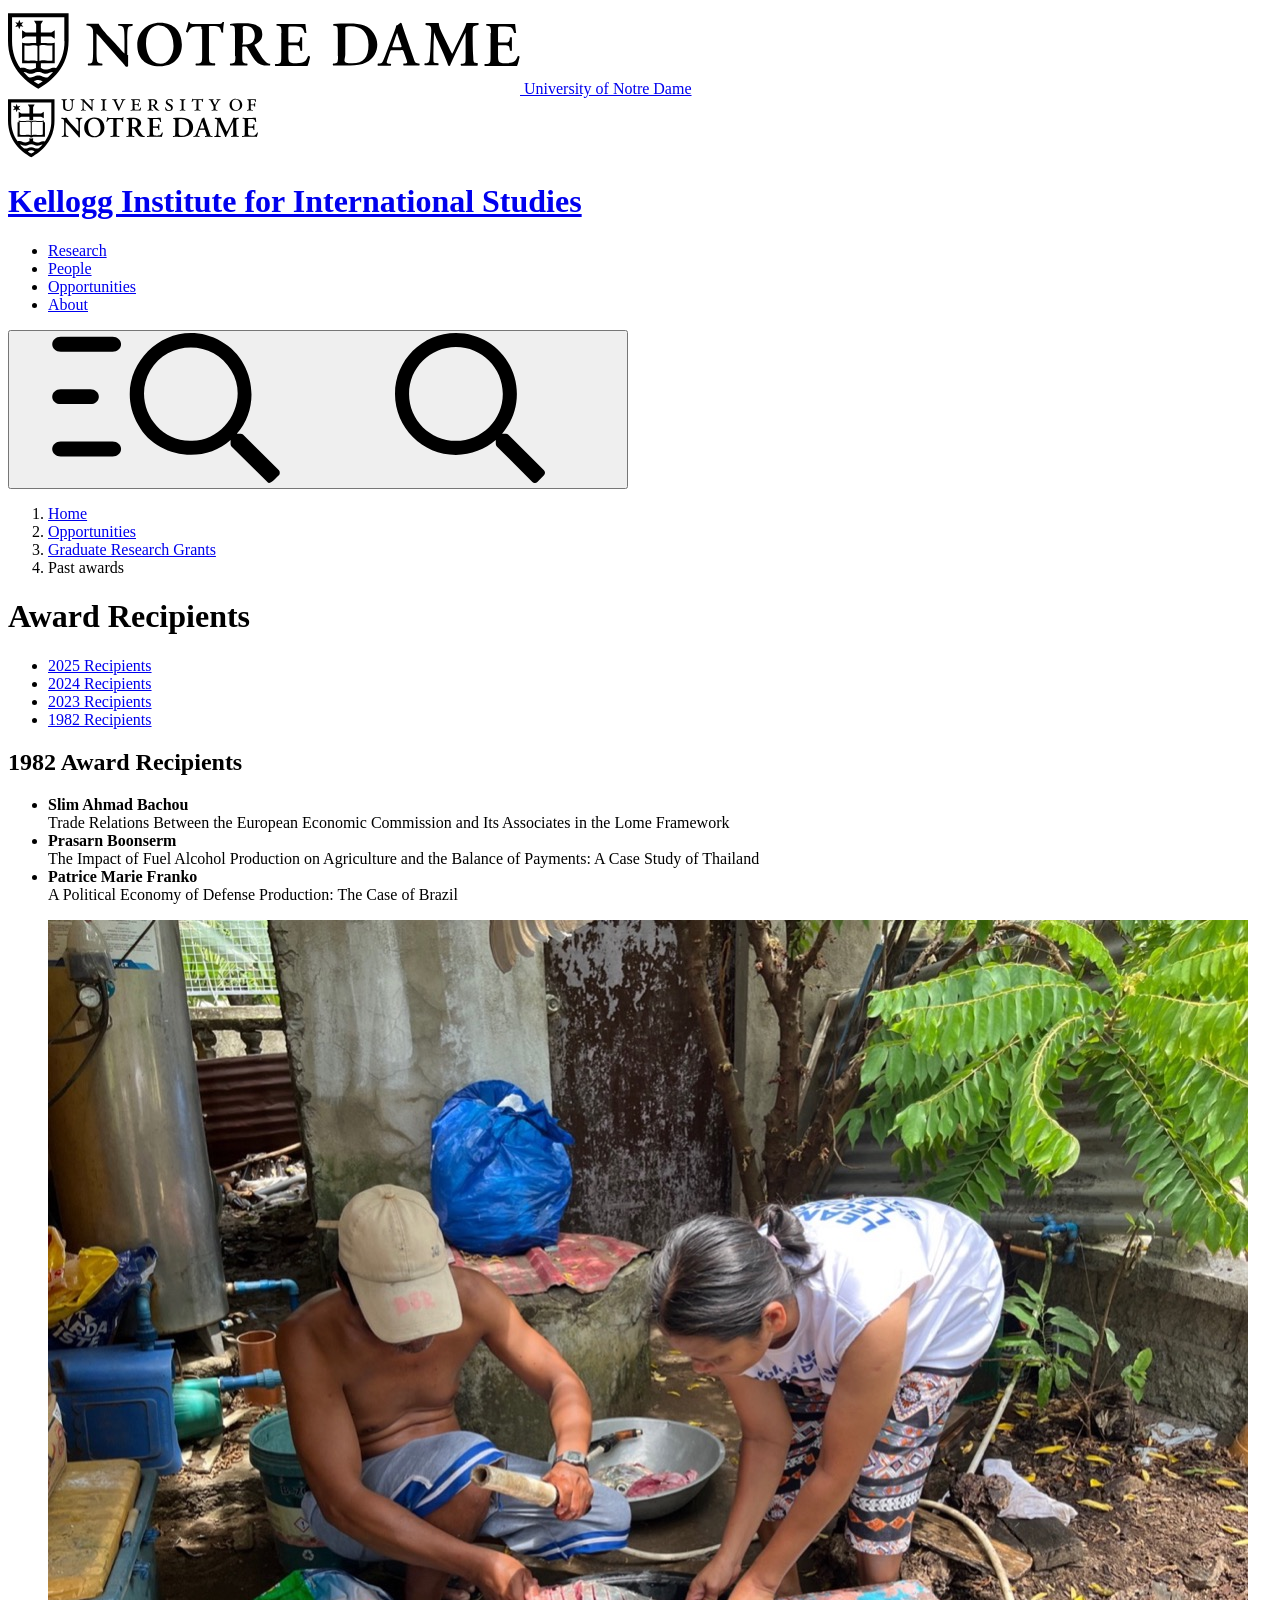
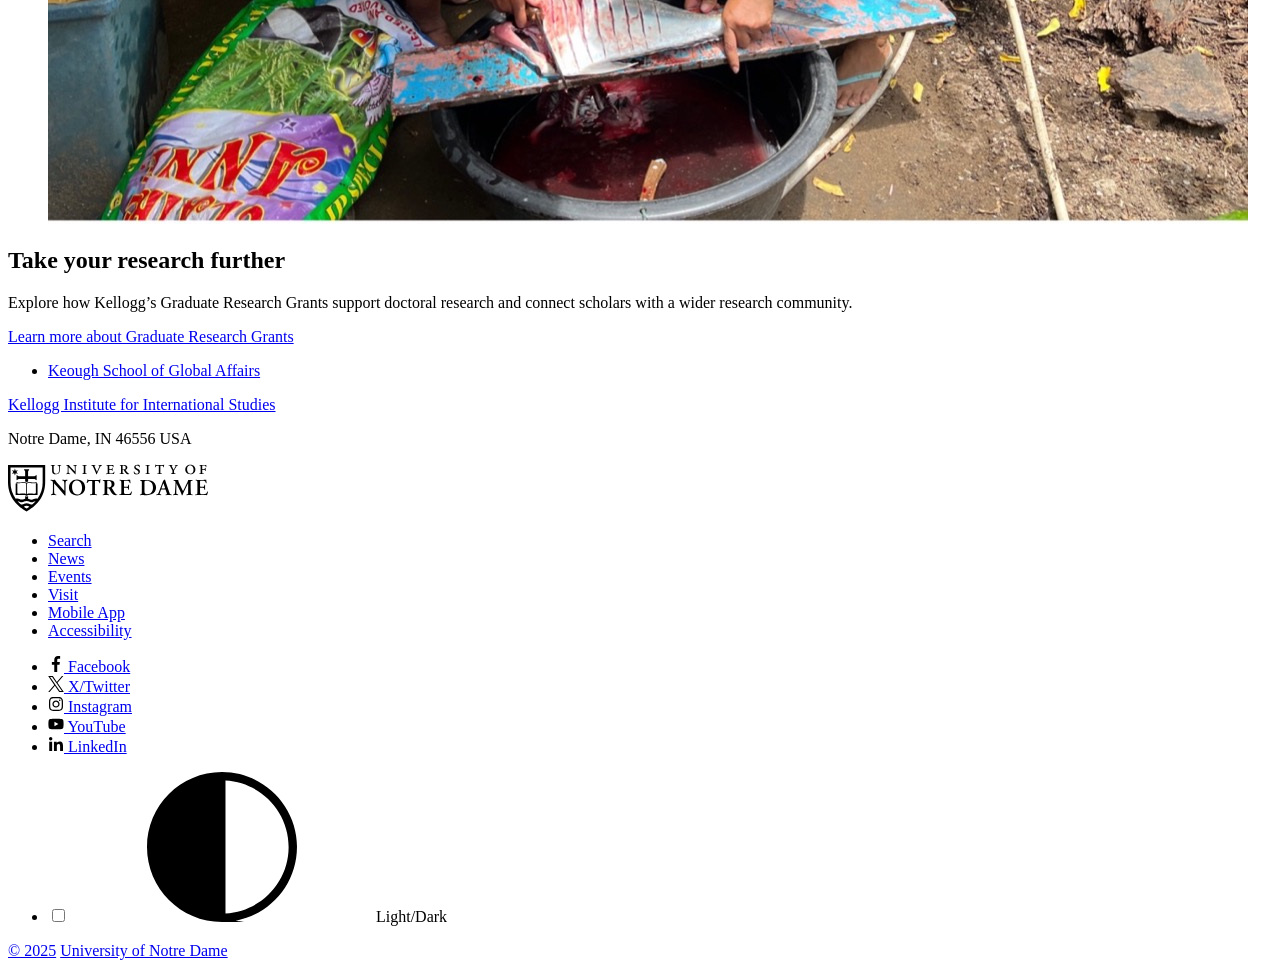
<file: kellogg-grant-history/smu-1982.html>
<!doctype html>
<html lang="en"><head><meta charset="utf-8"><meta name="viewport" content="width=device-width,initial-scale=1">
<meta name="robots" content="noindex,nofollow"><meta name="description" content="Explore Kellogg graduate research awards, recipients, and projects, with selected records from recent years and 1982.">
<title>Award Recipients | Graduate Research Grants | Kellogg Institute</title>
<link rel="stylesheet" href="https://conductor.nd.edu/stylesheets/themes/ndt/4.0/ndt.css">
<link rel="icon" href="https://static.nd.edu/favicon.ico"><link rel="icon" href="https://static.nd.edu/images/monogram/monogram.svg" type="image/svg+xml"><link rel="apple-touch-icon" href="https://static.nd.edu/images/webclips/default/webclip-180.png">
</head><body>
<svg xmlns="http://www.w3.org/2000/svg" xmlns:xlink="http://www.w3.org/1999/xlink" class="nd-sprite" style="display:none" aria-hidden="true" focusable="false">
<!-- Official Notre Dame Web Theme v4 icon sprite: https://static.nd.edu/images/icons/ndt4-v1.svg (icons, academic-mark, mobile-mark, shield) -->
<symbol id="icon-search" viewBox="0 0 512 512">
	<path d="M508.5 468.9L387.1 347.5c-2.3-2.3-5.3-3.5-8.5-3.5h-13.2c31.5-36.5 50.6-84 50.6-136C416 93.1 322.9 0 208 0S0 93.1 0 208s93.1 208 208 208c52 0 99.5-19.1 136-50.6v13.2c0 3.2 1.3 6.2 3.5 8.5l121.4 121.4c4.7 4.7 12.3 4.7 17 0l22.6-22.6c4.7-4.7 4.7-12.3 0-17zM208 368c-88.4 0-160-71.6-160-160S119.6 48 208 48s160 71.6 160 160-71.6 160-160 160z"/>
</symbol>
<symbol id="icon-menu" viewBox="0 0 448 512">
	<path d="M436 124H12c-6.627 0-12-5.373-12-12V80c0-6.627 5.373-12 12-12h424c6.627 0 12 5.373 12 12v32c0 6.627-5.373 12-12 12zm0 160H12c-6.627 0-12-5.373-12-12v-32c0-6.627 5.373-12 12-12h424c6.627 0 12 5.373 12 12v32c0 6.627-5.373 12-12 12zm0 160H12c-6.627 0-12-5.373-12-12v-32c0-6.627 5.373-12 12-12h424c6.627 0 12 5.373 12 12v32c0 6.627-5.373 12-12 12z"/>
</symbol>
<symbol id="icon-search-menu" viewBox="0 0 777 512">
	<path d="M773.8,468.9c4.3,4,3.8,13.5,0,17-8.4,5.5-29.2,37.1-40,22l-121.9-120.8c-4.9-4.3-2.4-16.4-3-22-93,85.1-255.7,59.3-315.4-52C188.1,129.8,392.9-76.8,577.2,28.6c111.4,61.5,138,221.4,52.9,315.4,5.6.6,17.8-1.8,22,3l121.9,121.9h-.2ZM473.4,368c119.3,3.5,201-137.2,137.8-239.6-60.2-105.9-216.8-104.7-276.5,0-61.1,104.4,17,242.2,138.7,239.6h0Z"/>
  <path d="M206.2,370.2H29c-16,0-28.9,11.5-28.9,25.5s12.9,25.5,28.9,25.5h177.2c16,0,28.9-11.5,28.9-25.5s-12.9-25.5-28.9-25.5h0Z"/>
  <path d="M29,64h177.2c16,0,28.9-11.4,28.9-25.5s-12.9-25.5-28.9-25.5H29C13.1,13,.2,24.4.2,38.5s12.9,25.5,28.9,25.5Z"/>
  <path d="M29,242.7h101.3c16,0,28.9-11.4,28.9-25.5s-12.9-25.5-28.9-25.5H29c-16,0-28.9,11.5-28.9,25.5s12.9,25.5,28.9,25.5h0Z"/>
</symbol>
<symbol id="icon-close" viewBox="0 0 332.5 332.5">
	<path d="M191.7,166.2L328.9,29c4.7-4.7,4.7-12.3,0-17l-8.5-8.5c-4.7-4.7-12.3-4.7-17,0l-137.2,137.2L29,3.6c-4.7-4.7-12.3-4.7-17,0L3.5,12.1c-4.7,4.7-4.7,12.3,0,17l137.2,137.1L3.6,303.4c-4.7,4.7-4.7,12.3,0,17l8.5,8.5c4.7,4.7,12.3,4.7,17,0l137.1-137.2,137.2,137.2c4.7,4.7,12.3,4.7,17,0l8.5-8.5c4.7-4.7,4.7-12.3,0-17l-137.2-137.2Z"/>
</symbol>
<symbol id="icon-refresh" viewBox="0 0 512 512">
	<path d="M12 8h27.711c6.739 0 12.157 5.548 11.997 12.286l-2.347 98.568C93.925 51.834 170.212 7.73 256.793 8.001 393.18 8.428 504.213 120.009 504 256.396 503.786 393.181 392.835 504 256 504c-63.926 0-122.202-24.187-166.178-63.908-5.113-4.618-5.354-12.561-.482-17.433l19.738-19.738c4.498-4.498 11.753-4.785 16.501-.552C160.213 433.246 205.895 452 256 452c108.322 0 196-87.662 196-196 0-108.322-87.662-196-196-196-79.545 0-147.941 47.282-178.675 115.302l126.389-3.009c6.737-.16 12.286 5.257 12.286 11.997V212c0 6.627-5.373 12-12 12H12c-6.627 0-12-5.373-12-12V20C0 13.373 5.373 8 12 8z"/>
</symbol>
<symbol id="icon-check" viewBox="0 0 512 512">
	<path d="M435.848 83.466L172.804 346.51l-96.652-96.652c-4.686-4.686-12.284-4.686-16.971 0l-28.284 28.284c-4.686 4.686-4.686 12.284 0 16.971l133.421 133.421c4.686 4.686 12.284 4.686 16.971 0l299.813-299.813c4.686-4.686 4.686-12.284 0-16.971l-28.284-28.284c-4.686-4.686-12.284-4.686-16.97 0z"/>
</symbol>
<symbol id="icon-map-pin" viewBox="0 0 384 512">
	<path d="M172.268 501.67C26.97 291.031 0 269.413 0 192 0 85.961 85.961 0 192 0s192 85.961 192 192c0 77.413-26.97 99.031-172.268 309.67-9.535 13.774-29.93 13.773-39.464 0zM192 272c44.183 0 80-35.817 80-80s-35.817-80-80-80-80 35.817-80 80 35.817 80 80 80z"/>
</symbol>
<symbol id="icon-plus" viewBox="0 0 448 512">
	<path d="M436 228H252V44c0-6.6-5.4-12-12-12h-32c-6.6 0-12 5.4-12 12v184H12c-6.6 0-12 5.4-12 12v32c0 6.6 5.4 12 12 12h184v184c0 6.6 5.4 12 12 12h32c6.6 0 12-5.4 12-12V284h184c6.6 0 12-5.4 12-12v-32c0-6.6-5.4-12-12-12z"/>
</symbol>
<symbol id="icon-minus" viewBox="0 0 448 512">
	<path d="M436 284c6.6 0 12-5.4 12-12v-32c0-6.6-5.4-12-12-12H12c-6.6 0-12 5.4-12 12v32c0 6.6 5.4 12 12 12h424z"/>
</symbol>
<symbol id="icon-user" viewBox="0 0 512 512">
	<path d="M423.309 291.025L402.221 285C431.798 243.89 436 202.294 436 180 436 80.649 355.484 0 256 0 156.649 0 76 80.516 76 180c0 22.299 4.198 63.884 33.779 105l-21.088 6.025C21.28 310.285 0 371.59 0 408.605v25.681C0 477.138 34.862 512 77.714 512h356.571C477.138 512 512 477.138 512 434.286v-25.681c0-36.247-20.725-98.161-88.691-117.58zM256 48c72.902 0 132 59.099 132 132s-59.098 132-132 132-132-59.099-132-132S183.098 48 256 48zm208 386.286c0 16.41-13.304 29.714-29.714 29.714H77.714C61.304 464 48 450.696 48 434.286v-25.681c0-33.167 21.987-62.316 53.878-71.427l46.103-13.172C162.683 335.058 200.427 360 256 360s93.317-24.942 108.019-35.994l46.103 13.172C442.013 346.29 464 375.438 464 408.605v25.681z"/>
</symbol>
<symbol id="icon-calendar" viewBox="0 0 448 512">
	<path d="M148 288h-40c-6.6 0-12-5.4-12-12v-40c0-6.6 5.4-12 12-12h40c6.6 0 12 5.4 12 12v40c0 6.6-5.4 12-12 12zm108-12v-40c0-6.6-5.4-12-12-12h-40c-6.6 0-12 5.4-12 12v40c0 6.6 5.4 12 12 12h40c6.6 0 12-5.4 12-12zm96 0v-40c0-6.6-5.4-12-12-12h-40c-6.6 0-12 5.4-12 12v40c0 6.6 5.4 12 12 12h40c6.6 0 12-5.4 12-12zm-96 96v-40c0-6.6-5.4-12-12-12h-40c-6.6 0-12 5.4-12 12v40c0 6.6 5.4 12 12 12h40c6.6 0 12-5.4 12-12zm-96 0v-40c0-6.6-5.4-12-12-12h-40c-6.6 0-12 5.4-12 12v40c0 6.6 5.4 12 12 12h40c6.6 0 12-5.4 12-12zm192 0v-40c0-6.6-5.4-12-12-12h-40c-6.6 0-12 5.4-12 12v40c0 6.6 5.4 12 12 12h40c6.6 0 12-5.4 12-12zm96-260v352c0 26.5-21.5 48-48 48H48c-26.5 0-48-21.5-48-48V112c0-26.5 21.5-48 48-48h48V12c0-6.6 5.4-12 12-12h40c6.6 0 12 5.4 12 12v52h128V12c0-6.6 5.4-12 12-12h40c6.6 0 12 5.4 12 12v52h48c26.5 0 48 21.5 48 48zm-48 346V160H48v298c0 3.3 2.7 6 6 6h340c3.3 0 6-2.7 6-6z"/>
</symbol>
<symbol id="icon-calendar-add" viewBox="0 0 448 512">
	<path d="M336 292v24c0 6.6-5.4 12-12 12h-76v76c0 6.6-5.4 12-12 12h-24c-6.6 0-12-5.4-12-12v-76h-76c-6.6 0-12-5.4-12-12v-24c0-6.6 5.4-12 12-12h76v-76c0-6.6 5.4-12 12-12h24c6.6 0 12 5.4 12 12v76h76c6.6 0 12 5.4 12 12zm112-180v352c0 26.5-21.5 48-48 48H48c-26.5 0-48-21.5-48-48V112c0-26.5 21.5-48 48-48h48V12c0-6.6 5.4-12 12-12h40c6.6 0 12 5.4 12 12v52h128V12c0-6.6 5.4-12 12-12h40c6.6 0 12 5.4 12 12v52h48c26.5 0 48 21.5 48 48zm-48 346V160H48v298c0 3.3 2.7 6 6 6h340c3.3 0 6-2.7 6-6z"/>
</symbol>
<symbol id="icon-envelope" viewBox="0 0 512 512">
	<path d="M464 64H48C21.49 64 0 85.49 0 112v288c0 26.51 21.49 48 48 48h416c26.51 0 48-21.49 48-48V112c0-26.51-21.49-48-48-48zm0 48v40.805c-22.422 18.259-58.168 46.651-134.587 106.49-16.841 13.247-50.201 45.072-73.413 44.701-23.208.375-56.579-31.459-73.413-44.701C106.18 199.465 70.425 171.067 48 152.805V112h416zM48 400V214.398c22.914 18.251 55.409 43.862 104.938 82.646 21.857 17.205 60.134 55.186 103.062 54.955 42.717.231 80.509-37.199 103.053-54.947 49.528-38.783 82.032-64.401 104.947-82.653V400H48z"/>
</symbol>
<symbol id="icon-download" viewBox="0 0 576 512">
	<path d="M528 288h-92.1l46.1-46.1c30.1-30.1 8.8-81.9-33.9-81.9h-64V48c0-26.5-21.5-48-48-48h-96c-26.5 0-48 21.5-48 48v112h-64c-42.6 0-64.2 51.7-33.9 81.9l46.1 46.1H48c-26.5 0-48 21.5-48 48v128c0 26.5 21.5 48 48 48h480c26.5 0 48-21.5 48-48V336c0-26.5-21.5-48-48-48zm-400-80h112V48h96v160h112L288 368 128 208zm400 256H48V336h140.1l65.9 65.9c18.8 18.8 49.1 18.7 67.9 0l65.9-65.9H528v128zm-88-64c0-13.3 10.7-24 24-24s24 10.7 24 24-10.7 24-24 24-24-10.7-24-24z"/>
</symbol>
<symbol id="icon-home" viewBox="0 0 576 512">
	<path d="M488 312.7V456c0 13.3-10.7 24-24 24H348c-6.6 0-12-5.4-12-12V356c0-6.6-5.4-12-12-12h-72c-6.6 0-12 5.4-12 12v112c0 6.6-5.4 12-12 12H112c-13.3 0-24-10.7-24-24V312.7c0-3.6 1.6-7 4.4-9.3l188-154.8c4.4-3.6 10.8-3.6 15.3 0l188 154.8c2.7 2.3 4.3 5.7 4.3 9.3zm83.6-60.9L488 182.9V44.4c0-6.6-5.4-12-12-12h-56c-6.6 0-12 5.4-12 12V117l-89.5-73.7c-17.7-14.6-43.3-14.6-61 0L4.4 251.8c-5.1 4.2-5.8 11.8-1.6 16.9l25.5 31c4.2 5.1 11.8 5.8 16.9 1.6l235.2-193.7c4.4-3.6 10.8-3.6 15.3 0l235.2 193.7c5.1 4.2 12.7 3.5 16.9-1.6l25.5-31c4.2-5.2 3.4-12.7-1.7-16.9z"/>
</symbol>
<symbol id="icon-clock" viewBox="0 0 512 512">
	<path d="M256 8C119 8 8 119 8 256s111 248 248 248 248-111 248-248S393 8 256 8zm0 448c-110.5 0-200-89.5-200-200S145.5 56 256 56s200 89.5 200 200-89.5 200-200 200zm61.8-104.4l-84.9-61.7c-3.1-2.3-4.9-5.9-4.9-9.7V116c0-6.6 5.4-12 12-12h32c6.6 0 12 5.4 12 12v141.7l66.8 48.6c5.4 3.9 6.5 11.4 2.6 16.8L334.6 349c-3.9 5.3-11.4 6.5-16.8 2.6z"/>
</symbol>
<symbol id="icon-history" viewBox="0 0 512 512">
	<path d="M504 255.532c.252 136.64-111.182 248.372-247.822 248.468-64.014.045-122.373-24.163-166.394-63.942-5.097-4.606-5.3-12.543-.443-17.4l16.96-16.96c4.529-4.529 11.776-4.659 16.555-.395C158.208 436.843 204.848 456 256 456c110.549 0 200-89.468 200-200 0-110.549-89.468-200-200-200-55.52 0-105.708 22.574-141.923 59.043l49.091 48.413c7.641 7.535 2.305 20.544-8.426 20.544H26.412c-6.627 0-12-5.373-12-12V45.443c0-10.651 12.843-16.023 20.426-8.544l45.097 44.474C124.866 36.067 187.15 8 256 8c136.811 0 247.747 110.781 248 247.532zm-167.058 90.173l14.116-19.409c3.898-5.36 2.713-12.865-2.647-16.763L280 259.778V116c0-6.627-5.373-12-12-12h-24c-6.627 0-12 5.373-12 12v168.222l88.179 64.13c5.36 3.897 12.865 2.712 16.763-2.647z"/>
</symbol>
<symbol id="icon-external-link" viewBox="0 0 512 512">
	<path d="M498.6,266v154.9c0,46.1-27.5,77.7-77.7,77.7H91.1c-44.7,0-77.7-30.5-77.7-77.7V91.1c0-49.3,27.4-77.7,77.7-77.7H236c18,0,30.6,12.5,30.6,30.5S254,74.5,236,74.5H91.1c-10.3,0-16.6,6.4-16.6,16.6v329.8c0,10.3,6.4,16.6,16.6,16.6h329.7c10.3,0,16.6-6.4,16.6-16.6V266c0-18,12.6-30.6,30.6-30.6S498.6,248,498.6,266z M350.2,74.7h44.3l-207.1,207c-12.2,12.2-12.2,30.7,0,42.9c13.8,14.2,36.5,6.3,42.8,0l207.1-207.1v44.3c0,18,12.6,30.6,30.6,30.6s30.6-12.6,30.6-30.6V44c0-19.2-10.3-30.5-30.5-30.5H350.2c-18,0-30.6,12.6-30.6,30.6S332.2,74.7,350.2,74.7z"/>
</symbol>
<symbol id="icon-lock" viewBox="0 0 448 512">
	<path d="M400 224h-24v-72C376 68.2 307.8 0 224 0S72 68.2 72 152v72H48c-26.5 0-48 21.5-48 48v192c0 26.5 21.5 48 48 48h352c26.5 0 48-21.5 48-48V272c0-26.5-21.5-48-48-48zM264 392c0 22.1-17.9 40-40 40s-40-17.9-40-40v-48c0-22.1 17.9-40 40-40s40 17.9 40 40v48zm32-168H152v-72c0-39.7 32.3-72 72-72s72 32.3 72 72v72z"/>
</symbol>
<symbol id="icon-play" viewBox="0 0 448 512">
	<path d="M424.4 214.7L72.4 6.6C43.8-10.3 0 6.1 0 47.9V464c0 37.5 40.7 60.1 72.4 41.3l352-208c31.4-18.5 31.5-64.1 0-82.6z"/>
</symbol>
<symbol id="icon-feed" viewBox="0 0 448 512">
	<path d="M128.081 415.959c0 35.369-28.672 64.041-64.041 64.041S0 451.328 0 415.959s28.672-64.041 64.041-64.041 64.04 28.673 64.04 64.041zm175.66 47.25c-8.354-154.6-132.185-278.587-286.95-286.95C7.656 175.765 0 183.105 0 192.253v48.069c0 8.415 6.49 15.472 14.887 16.018 111.832 7.284 201.473 96.702 208.772 208.772.547 8.397 7.604 14.887 16.018 14.887h48.069c9.149.001 16.489-7.655 15.995-16.79zm144.249.288C439.596 229.677 251.465 40.445 16.503 32.01 7.473 31.686 0 38.981 0 48.016v48.068c0 8.625 6.835 15.645 15.453 15.999 191.179 7.839 344.627 161.316 352.465 352.465.353 8.618 7.373 15.453 15.999 15.453h48.068c9.034-.001 16.329-7.474 16.005-16.504z"/>
</symbol>
<symbol id="icon-mode" viewBox="0 0 512 512">
  <path d="M512,256C512,114.6,397.4,0,256,0S0,114.6,0,256s114.6,256,256,256,32.8-1.6,48.5-4.6c21.4,0,14.5,0,.2,0,118.1-22.8,207.2-126.6,207.2-251.3ZM483.4,256c0,121.4-95.6,220.6-215.5,226.8V29.2c119.8,6.3,215.5,105.5,215.5,226.8Z"/>
</symbol>
<symbol id="icon-box-arrow-up" viewBox="0 0 365 512">
  <path d="M314.3,176.9h-61.5c-6.9,0-12.6,5.6-12.6,12.6v17.1c0,6.9,5.6,12.6,12.6,12.6h61.5c4.5,0,8.1,3.7,8.1,8.1v234.3c0,4.5-3.7,8.1-8.1,8.1H50.7c-4.5,0-8.1-3.7-8.1-8.1v-234.3c0-4.5,3.7-8.1,8.1-8.1h62c6.9,0,12.6-5.6,12.6-12.6v-17.1c0-6.9-5.6-12.6-12.6-12.6h-62C22.9,176.9.3,199.5.3,227.3v234.3c0,27.8,22.6,50.4,50.4,50.4h263.6c27.8,0,50.4-22.6,50.4-50.4v-234.3c0-27.8-22.6-50.4-50.4-50.4Z"/>
  <path d="M63.7,133.8l11.5,11.5c2.1,2.1,4.5,3,7.7,3s6.8-1.6,8.2-3l76.6-76.6v232c0,3.7,2.5,6.6,3.5,7.7,1.1,1.1,3.9,3.5,7.7,3.5h15.3c3,0,5.9-1.3,8.2-3.5h0c1.9-2,2.9-4.8,2.9-7.7V68.7l76.6,76.6.3.3.4.2c1.9,1.3,3.9,2.4,7.5,2.4s5.6-.9,7.7-3l11.2-11.2.3-.4c1.3-1.9,2.4-3.9,2.4-7.5s-.9-5.6-3-7.7L194.4,4.7c-1.9-2.4-4.7-3.8-7.9-3.8s-5,.8-7.5,2.4l-.4.3-114.4,114.9c-1.9,1.9-3,4.7-3,7.7s.6,4.6,2,6.9l.4.7Z"/>
</symbol>
<symbol id="icon-arrow-right" viewBox="0 0 448 512">
  <path d="M218.101 38.101L198.302 57.9c-4.686 4.686-4.686 12.284 0 16.971L353.432 230H12c-6.627 0-12 5.373-12 12v28c0 6.627 5.373 12 12 12h341.432l-155.13 155.13c-4.686 4.686-4.686 12.284 0 16.971l19.799 19.799c4.686 4.686 12.284 4.686 16.971 0l209.414-209.414c4.686-4.686 4.686-12.284 0-16.971L235.071 38.101c-4.686-4.687-12.284-4.687-16.97 0z"/>
</symbol>
<symbol id="icon-arrow-down" viewBox="0 0 448 512">
  <path d="M441.9,250.1l-19.8-19.8c-4.7-4.7-12.3-4.7-17,0l-155.1,155.1V44c0-6.6-5.4-12-12-12h-28c-6.6,0-12,5.4-12,12v341.4L42.9,230.3c-4.7-4.7-12.3-4.7-17,0l-19.8,19.8c-4.7,4.7-4.7,12.3,0,17l209.4,209.4c4.7,4.7,12.3,4.7,17,0l209.4-209.4c4.7-4.7,4.7-12.3,0-17Z"/>
</symbol>
<symbol id="icon-arrow-left" viewBox="0 0 448 512">
  <path d="M218.101 38.101L198.302 57.9c-4.686 4.686-4.686 12.284 0 16.971L353.432 230H12c-6.627 0-12 5.373-12 12v28c0 6.627 5.373 12 12 12h341.432l-155.13 155.13c-4.686 4.686-4.686 12.284 0 16.971l19.799 19.799c4.686 4.686 12.284 4.686 16.971 0l209.414-209.414c4.686-4.686 4.686-12.284 0-16.971L235.071 38.101c-4.686-4.687-12.284-4.687-16.97 0z"/>
</symbol>
<symbol id="icon-arrow-up" viewBox="0 0 448 512">
  <path d="M6.101 261.899L25.9 281.698c4.686 4.686 12.284 4.686 16.971 0L198 126.568V468c0 6.627 5.373 12 12 12h28c6.627 0 12-5.373 12-12V126.568l155.13 155.13c4.686 4.686 12.284 4.686 16.971 0l19.799-19.799c4.686-4.686 4.686-12.284 0-16.971L232.485 35.515c-4.686-4.686-12.284-4.686-16.971 0L6.101 244.929c-4.687 4.686-4.687 12.284 0 16.97z"/>
</symbol>
<symbol id="icon-angle-left" viewBox="0 0 192 512">
	<path d="M4.2,247.5L151,99.5c4.7-4.7,12.3-4.7,17,0l19.8,19.8c4.7,4.7,4.7,12.3,0,17l-118.5,119.7,118.5,119.7c4.7,4.7,4.7,12.3,0,17l-19.8,19.8c-4.7,4.7-12.3,4.7-17,0L4.2,264.5c-4.7-4.7-4.7-12.3,0-17Z"/>
</symbol>
<symbol id="icon-angle-right" viewBox="0 0 192 512">
	<path d="M187.8 264.5L41 412.5c-4.7 4.7-12.3 4.7-17 0L4.2 392.7c-4.7-4.7-4.7-12.3 0-17L122.7 256 4.2 136.3c-4.7-4.7-4.7-12.3 0-17L24 99.5c4.7-4.7 12.3-4.7 17 0l146.8 148c4.7 4.7 4.7 12.3 0 17z"/>
</symbol>
<symbol id="icon-bluesky" viewBox="0 0 600 530">
	<path d="m135.72 44.03c66.496 49.921 138.02 151.14 164.28 205.46 26.262-54.316 97.782-155.54 164.28-205.46 47.98-36.021 125.72-63.892 125.72 24.795 0 17.712-10.155 148.79-16.111 170.07-20.703 73.984-96.144 92.854-163.25 81.433 117.3 19.964 147.14 86.092 82.697 152.22-122.39 125.59-175.91-31.511-189.63-71.766-2.514-7.3797-3.6904-10.832-3.7077-7.8964-0.0174-2.9357-1.1937 0.51669-3.7077 7.8964-13.714 40.255-67.233 197.36-189.63 71.766-64.444-66.128-34.605-132.26 82.697-152.22-67.108 11.421-142.55-7.4491-163.25-81.433-5.9562-21.282-16.111-152.36-16.111-170.07 0-88.687 77.742-60.816 125.72-24.795z"/>
</symbol>
<symbol id="icon-linkedin" viewBox="0 0 448 512">
	<path d="M100.3 480H7.4V180.9h92.9V480zM53.8 140.1C24.1 140.1 0 115.5 0 85.8 0 56.1 24.1 32 53.8 32c29.7 0 53.8 24.1 53.8 53.8 0 29.7-24.1 54.3-53.8 54.3zM448 480h-92.7V334.4c0-34.7-.7-79.2-48.3-79.2-48.3 0-55.7 37.7-55.7 76.7V480h-92.8V180.9h89.1v40.8h1.3c12.4-23.5 42.7-48.3 87.9-48.3 94 0 111.3 61.9 111.3 142.3V480z"/>
</symbol>
<symbol id="icon-twitter-x" viewBox="0 0 1200 1227">
  <path d="M714.163 519.284L1160.89 0H1055.03L667.137 450.887L357.328 0H0L468.492 681.821L0 1226.37H105.866L515.491 750.218L842.672 1226.37H1200L714.137 519.284H714.163ZM569.165 687.828L521.697 619.934L144.011 79.6944H306.615L611.412 515.685L658.88 583.579L1055.08 1150.3H892.476L569.165 687.854V687.828Z"/>
</symbol>
<symbol id="icon-facebook" viewBox="0 0 264 512">
	<path d="M76.7 512V283H0v-91h76.7v-71.7C76.7 42.4 124.3 0 193.8 0c33.3 0 61.9 2.5 70.2 3.6V85h-48.2c-37.8 0-45.1 18-45.1 44.3V192H256l-11.7 91h-73.6v229"/>
</symbol>
<symbol id="icon-google" viewBox="0 0 448 512">
	<path d="M488 261.8C488 403.3 391.1 504 248 504 110.8 504 0 393.2 0 256S110.8 8 248 8c66.8 0 123 24.5 166.3 64.9l-67.5 64.9C258.5 52.6 94.3 116.6 94.3 256c0 86.5 69.1 156.6 153.7 156.6 98.2 0 135-70.4 140.8-106.9H248v-85.3h236.1c2.3 12.7 3.9 24.9 3.9 41.4z"/>
</symbol>
<symbol id="icon-vimeo" viewBox="0 0 448 512">
	<path d="M447.8 153.6c-2 43.6-32.4 103.3-91.4 179.1-60.9 79.2-112.4 118.8-154.6 118.8-26.1 0-48.2-24.1-66.3-72.3C100.3 250 85.3 174.3 56.2 174.3c-3.4 0-15.1 7.1-35.2 21.1L0 168.2c51.6-45.3 100.9-95.7 131.8-98.5 34.9-3.4 56.3 20.5 64.4 71.5 28.7 181.5 41.4 208.9 93.6 126.7 18.7-29.6 28.8-52.1 30.2-67.6 4.8-45.9-35.8-42.8-63.3-31 22-72.1 64.1-107.1 126.2-105.1 45.8 1.2 67.5 31.1 64.9 89.4z"/>
</symbol>
<symbol id="icon-youtube" viewBox="0 0 576 512">
	<path d="M549.655 124.083c-6.281-23.65-24.787-42.276-48.284-48.597C458.781 64 288 64 288 64S117.22 64 74.629 75.486c-23.497 6.322-42.003 24.947-48.284 48.597-11.412 42.867-11.412 132.305-11.412 132.305s0 89.438 11.412 132.305c6.281 23.65 24.787 41.5 48.284 47.821C117.22 448 288 448 288 448s170.78 0 213.371-11.486c23.497-6.321 42.003-24.171 48.284-47.821 11.412-42.867 11.412-132.305 11.412-132.305s0-89.438-11.412-132.305zm-317.51 213.508V175.185l142.739 81.205-142.739 81.201z"/>
</symbol>
<symbol id="icon-instagram" viewBox="0 0 448 512">
	<path d="M224.1 141c-63.6 0-114.9 51.3-114.9 114.9s51.3 114.9 114.9 114.9S339 319.5 339 255.9 287.7 141 224.1 141zm0 189.6c-41.1 0-74.7-33.5-74.7-74.7s33.5-74.7 74.7-74.7 74.7 33.5 74.7 74.7-33.6 74.7-74.7 74.7zm146.4-194.3c0 14.9-12 26.8-26.8 26.8-14.9 0-26.8-12-26.8-26.8s12-26.8 26.8-26.8 26.8 12 26.8 26.8zm76.1 27.2c-1.7-35.9-9.9-67.7-36.2-93.9-26.2-26.2-58-34.4-93.9-36.2-37-2.1-147.9-2.1-184.9 0-35.8 1.7-67.6 9.9-93.9 36.1s-34.4 58-36.2 93.9c-2.1 37-2.1 147.9 0 184.9 1.7 35.9 9.9 67.7 36.2 93.9s58 34.4 93.9 36.2c37 2.1 147.9 2.1 184.9 0 35.9-1.7 67.7-9.9 93.9-36.2 26.2-26.2 34.4-58 36.2-93.9 2.1-37 2.1-147.8 0-184.8zM398.8 388c-7.8 19.6-22.9 34.7-42.6 42.6-29.5 11.7-99.5 9-132.1 9s-102.7 2.6-132.1-9c-19.6-7.8-34.7-22.9-42.6-42.6-11.7-29.5-9-99.5-9-132.1s-2.6-102.7 9-132.1c7.8-19.6 22.9-34.7 42.6-42.6 29.5-11.7 99.5-9 132.1-9s102.7-2.6 132.1 9c19.6 7.8 34.7 22.9 42.6 42.6 11.7 29.5 9 99.5 9 132.1s2.7 102.7-9 132.1z"/>
</symbol>
<symbol id="icon-snapchat" viewBox="0 0 32 30">
	<path d="M31.7,23.4c-.4.7-1.7,1.3-4.2,1.7,0,.1-.1.4-.2.7l-.2.7c-.1.4-.4.6-.7.6s-.4,0-.8-.1c-.6-.1-1.2-.2-1.6-.2-.8,0-1.4.1-1.9.3-.4.2-.9.5-1.6,1-.9.6-1.5,1-2,1.2-.8.4-1.7.5-2.5.4-.9.1-1.7,0-2.5-.5-.6-.2-1.2-.6-1.8-1.1h0c-.7-.6-1.3-.9-1.6-1-.5-.2-1.2-.3-1.9-.3s-1,.1-1.7.2c-.4,0-.6,0-.7,0-.4,0-.6-.2-.7-.6l-.2-.7c-.1-.4-.2-.7-.2-.8-2.8-.4-4.2-1-4.2-2s0-.3.1-.4c.1-.1.2-.2.4-.2,1.8-.2,3.4-1.2,4.7-2.8.7-.8,1.2-1.6,1.5-2.5h0c.2-.5.3-.9.2-1.2-.1-.2-.4-.5-.7-.7-.2-.1-.6-.2-1-.4h-.4c-1.2-.6-1.7-1.2-1.6-1.8,0-.4.3-.6.8-.9.5-.2.9-.2,1.2,0,.6.2,1,.4,1.5.4s.4,0,.6-.1v-.7c-.2-1.5-.2-2.6-.2-3.4,0-1.2.2-2.2.5-3,.9-2,2.3-3.4,4.2-4.2,1.1-.5,2.3-.8,3.6-.8h.6c1.7,0,3.2.4,4.6,1.3,1.4.9,2.5,2.2,3.3,3.8.2.7.4,1.7.5,3,0,.8,0,1.9-.1,3.4v.8c0,.1.2.1.5.1.4,0,.9-.1,1.4-.4.4-.2.8-.2,1.3,0,.6.2.9.6.9,1.1s-.6,1.1-1.6,1.5h-.4c-1,.5-1.7.9-1.8,1.2-.1.3,0,.7.2,1.1h0c.3.9.8,1.7,1.5,2.5,1.4,1.6,2.9,2.6,4.7,2.8.2,0,.3.2.4.4.1.2.1.4,0,.6Z"/>
</symbol>
<symbol id="icon-exclamation" viewBox="0 0 576 512">
	<path d="M569.517 440.013C587.975 472.007 564.806 512 527.94 512H48.054c-36.937 0-59.999-40.055-41.577-71.987L246.423 23.985c18.467-32.009 64.72-31.951 83.154 0l239.94 416.028zM288 354c-25.405 0-46 20.595-46 46s20.595 46 46 46 46-20.595 46-46-20.595-46-46-46zm-43.673-165.346l7.418 136c.347 6.364 5.609 11.346 11.982 11.346h48.546c6.373 0 11.635-4.982 11.982-11.346l7.418-136c.375-6.874-5.098-12.654-11.982-12.654h-63.383c-6.884 0-12.356 5.78-11.981 12.654z"/>
</symbol>
<symbol id="icon-success" viewBox="0 0 512 512">
	<path d="M504 256c0 136.967-111.033 248-248 248S8 392.967 8 256 119.033 8 256 8s248 111.033 248 248zM227.314 387.314l184-184c6.248-6.248 6.248-16.379 0-22.627l-22.627-22.627c-6.248-6.249-16.379-6.249-22.628 0L216 308.118l-70.059-70.059c-6.248-6.248-16.379-6.248-22.628 0l-22.627 22.627c-6.248 6.248-6.248 16.379 0 22.627l104 104c6.249 6.249 16.379 6.249 22.628.001z"/>
</symbol>
<symbol id="icon-info" viewBox="0 0 512 512">
	<path d="M256 8C119.043 8 8 119.083 8 256c0 136.997 111.043 248 248 248s248-111.003 248-248C504 119.083 392.957 8 256 8zm0 110c23.196 0 42 18.804 42 42s-18.804 42-42 42-42-18.804-42-42 18.804-42 42-42zm56 254c0 6.627-5.373 12-12 12h-88c-6.627 0-12-5.373-12-12v-24c0-6.627 5.373-12 12-12h12v-64h-12c-6.627 0-12-5.373-12-12v-24c0-6.627 5.373-12 12-12h64c6.627 0 12 5.373 12 12v100h12c6.627 0 12 5.373 12 12v24z"/>
</symbol>
<symbol id="icon-question" viewBox="0 0 512 512">
	<path d="M504 256c0 136.997-111.043 248-248 248S8 392.997 8 256C8 119.083 119.043 8 256 8s248 111.083 248 248zM262.655 90c-54.497 0-89.255 22.957-116.549 63.758-3.536 5.286-2.353 12.415 2.715 16.258l34.699 26.31c5.205 3.947 12.621 3.008 16.665-2.122 17.864-22.658 30.113-35.797 57.303-35.797 20.429 0 45.698 13.148 45.698 32.958 0 14.976-12.363 22.667-32.534 33.976C247.128 238.528 216 254.941 216 296v4c0 6.627 5.373 12 12 12h56c6.627 0 12-5.373 12-12v-1.333c0-28.462 83.186-29.647 83.186-106.667 0-58.002-60.165-102-116.531-102zM256 338c-25.365 0-46 20.635-46 46 0 25.364 20.635 46 46 46s46-20.636 46-46c0-25.365-20.635-46-46-46z"/>
</symbol>
<symbol id="icon-flag" viewBox="0 0 512 512">
  <path d="M349.565 98.783C295.978 98.783 251.721 64 184.348 64c-24.955 0-47.309 4.384-68.045 12.013a55.947 55.947 0 0 0 3.586-23.562C118.117 24.015 94.806 1.206 66.338.048 34.345-1.254 8 24.296 8 56c0 19.026 9.497 35.825 24 45.945V488c0 13.255 10.745 24 24 24h16c13.255 0 24-10.745 24-24v-94.4c28.311-12.064 63.582-22.122 114.435-22.122 53.588 0 97.844 34.783 165.217 34.783 48.169 0 86.667-16.294 122.505-40.858C506.84 359.452 512 349.571 512 339.045v-243.1c0-23.393-24.269-38.87-45.485-29.016-34.338 15.948-76.454 31.854-116.95 31.854z"/>
</symbol>
<symbol id="icon-prohibited" viewBox="0 0 512 512">
  <path d="M504 256c0 136.997-111.043 248-248 248S8 392.997 8 256C8 119.083 119.043 8 256 8s248 111.083 248 248zm-248 50c-25.405 0-46 20.595-46 46s20.595 46 46 46 46-20.595 46-46-20.595-46-46-46zm-43.673-165.346l7.418 136c.347 6.364 5.609 11.346 11.982 11.346h48.546c6.373 0 11.635-4.982 11.982-11.346l7.418-136c.375-6.874-5.098-12.654-11.982-12.654h-63.383c-6.884 0-12.356 5.78-11.981 12.654z"/>
</symbol>
<symbol id="icon-globe" viewBox="0 0 60 60">
  <path d="M29.8,0c5.3,0,10.3,1.4,14.9,4.1s8.2,6.2,10.8,10.8,4.1,9.6,4.1,14.9-1.4,10.3-4.1,14.9-6.2,8.3-10.8,10.9c-4.6,2.6-9.6,4-14.9,4s-10.3-1.3-14.9-4c-4.6-2.6-8.3-6.4-10.9-10.9S0,35.1,0,29.8s1.3-10.3,4-14.9S10.3,6.7,14.9,4.1,24.4,0,29.8,0ZM52.9,18.2c-1.6-3.1-3.6-5.8-6.2-8-2.6-2.3-5.5-4-8.9-5,2.4,3.4,4.1,7.7,5.3,13.1h9.8ZM40.3,29.8c0-2.5-.2-5-.5-7.7h-20.2c-.4,2.6-.5,5.2-.5,7.7s.1,5.2.5,7.7h20.2c.2-2.5.5-5,.5-7.7ZM29.8,3.8c-1.7,0-3.5,1.3-5.2,3.8-1.9,2.6-3.2,6.2-4.2,10.6h18.7c-1-4.3-2.4-7.9-4.2-10.6-1.8-2.5-3.5-3.8-5.2-3.8ZM21.7,5.2c-3.4,1.1-6.4,2.8-9,5s-4.7,4.9-6.1,8h9.8c1.1-5.3,2.9-9.7,5.3-13.1ZM3.8,29.8c0,2.6.4,5.3,1.2,7.7h10.8c-.4-2.5-.5-5-.5-7.6s.1-5.2.5-7.8H5c-.8,2.5-1.2,5-1.2,7.7ZM6.6,41.3c1.4,3.1,3.5,5.9,6.1,8.2s5.6,4,9,4.9c-2.4-3.2-4.2-7.6-5.3-13.1H6.6ZM29.8,55.7c1.7,0,3.4-1.2,5.2-3.8,1.8-2.6,3.2-6.1,4.2-10.6h-18.7c1,4.4,2.3,7.9,4.2,10.6,1.7,2.6,3.5,3.8,5.2,3.8ZM37.9,54.3c3.2-1,6.1-2.6,8.8-4.9,2.6-2.3,4.7-5,6.2-8.2h-9.8c-1.2,5.4-2.9,9.7-5.2,13.1ZM43.7,37.4h10.8c.7-2.4,1.2-5,1.2-7.7s-.5-5.2-1.2-7.7h-10.8c.2,2.6.5,5.2.5,7.7s-.2,5-.5,7.7Z" />
</symbol>
<symbol id="academic-mark" viewBox="0 0 291.5 68.2">
	<g class="shield" fill="var(--mark-shield)">
		<path d="M9,8.91L5.66,8.25l2.22,2.54l-2.22,2.54L9,12.67l1.09,3.19l1.09-3.19l3.31,0.66l-2.23-2.54l2.23-2.54l-3.31,0.66l-1.09-3.2L9,8.91"/>
		<path d="M41.74,27.47v-2.23c-2.54,0.87-5.27,1.07-7.91,0.58c-4.75-0.68-6.72,0.62-6.72,0.62s-2-1.3-6.73-0.62c-2.64,0.49-5.37,0.29-7.91-0.58v2.23h-1.33v16.91h13.8c0.56,0.59,1.36,0.9,2.17,0.85c0.81,0.05,1.6-0.26,2.16-0.85h13.8V27.47H41.74z M26.53,42.68c0,0-1.68-1.14-6.43-0.53s-6.46-0.49-6.46-0.49V26.81c0,0,2,0.79,6.76,0.18s6.13,0.53,6.13,0.53L26.53,42.68zM40.59,41.68c0,0-1.72,1.09-6.47,0.48s-6.42,0.53-6.42,0.53V27.53c0,0,1.38-1.14,6.13-0.53s6.76-0.19,6.76-0.19L40.59,41.68z"/>
		<path d="M27.1,0.63H0v24.64C0,48.76,14.93,61.34,27.1,68.2c12.18-6.86,27.11-19.44,27.11-42.93V0.63H27.1z M27.1,63.88c-1.34-0.76-2.63-1.57-4-2.52c1.2-0.75,2.58-1.17,4-1.21c1.42,0.04,2.8,0.46,4,1.21C29.72,62.36,28.41,63.12,27.1,63.88M36.51,57.11c-0.45,0.48-1.03,0.8-1.67,0.94c-0.33,0.05-0.67,0.08-1,0.09c-2.75,0-3.37-1.65-6.73-1.65s-4,1.65-6.74,1.65c-0.33-0.01-0.67-0.04-1-0.09c-0.64-0.14-1.22-0.46-1.67-0.94c-1.35-1.19-2.61-2.47-3.78-3.84c2.53,0,3.16,1.54,6.44,1.54c2.76,0,3.37-1.66,6.74-1.66s4,1.66,6.73,1.66c3.29,0,3.9-1.53,6.44-1.54C39.11,54.64,37.85,55.93,36.51,57.11 M50.5,25.65c0.12,8.61-2.49,17.04-7.46,24.08l0,0c-0.7-0.23-1.44-0.33-2.18-0.32c-2.82,0-3.66,1.65-7,1.65c-2,0-2.91-0.9-4.58-1.37v-4c0,0-0.5,0.7-2.16,0.7S25,45.63,25,45.63v4c-1.67,0.47-2.54,1.38-4.58,1.38c-3.36,0-4.2-1.66-7-1.66c-0.74-0.01-1.48,0.09-2.19,0.32l0,0C6.24,42.66,3.61,34.25,3.7,25.65V4.33h46.81L50.5,25.65z"/>
		<path d="M29.26,20.9h9.33l3.15,1.82v-7.43l-3.15,1.82h-9.32V9.9l1.83-3.16h-8L25,9.9v7.21h-9.38l-3.15-1.82v7.43l3.15-1.82H25v3.79c0.75,0.09,1.48,0.31,2.16,0.65c0.68-0.34,1.41-0.56,2.16-0.65V20.9H29.26z"/>
	</g>
	<g class="text" fill="var(--mark-text)">
		<path d="M83.86,38.73c0,1,0,5.1,0.09,5.87c-0.27,0.34-0.7,0.52-1.13,0.47c-0.53-0.7-1.5-1.83-3.9-4.57l-7.81-8.91c-2.17-2.43-3.24-3.7-3.8-4.2c-0.1,0-0.1,0.37-0.1,2.14V36c0,2.5,0,5.57,0.6,6.58c0.42,0.52,1.04,0.82,1.7,0.83l0.73,0.09c0.3,0.24,0.27,0.88-0.06,1c-1.24-0.07-2.54-0.1-3.81-0.1s-2.3,0-3.46,0.1c-0.29-0.24-0.34-0.68-0.1-0.97c0.01-0.01,0.02-0.02,0.03-0.03l0.73-0.15c0.64-0.11,1.23-0.24,1.48-0.77c0.42-1,0.42-4,0.42-6.58v-7.88c0-2.6,0-3.13-1.1-4.1c-0.55-0.32-1.14-0.54-1.76-0.67l-0.51-0.1c-0.23-0.19-0.2-0.86,0.14-1c1.26,0.13,3.1,0.1,3.94,0.1c0.69,0,1.49,0,2.29-0.1c0.58,1.44,4.21,5.63,5.37,6.9l3.34,3.6c1.41,1.55,4.5,5.07,4.84,5.28c0.1-0.1,0.1-0.27,0.1-0.81v-6.5c0-2.5,0-5.57-0.64-6.57c-0.4-0.52-1.01-0.83-1.66-0.84l-0.77-0.1c-0.3-0.22-0.27-0.86,0.07-1c1.29,0.06,2.53,0.1,3.83,0.1s2.3,0,3.51-0.1c0.29,0.23,0.34,0.65,0.11,0.94c-0.02,0.02-0.03,0.04-0.05,0.06l-0.77,0.18c-0.63,0.09-1.19,0.23-1.43,0.76c-0.46,1-0.46,3.93-0.46,6.57L83.86,38.73z"/>
		<path d="M100.35,23.19c5.31,0,7.58,5.84,7.58,10.87c0,6.71-3.07,9.55-6.87,9.55c-5.71,0-7.68-6.28-7.68-10.88c0-7.1,3.64-9.54,7-9.54 M100.82,21.86c-6.33-0.27-11.69,4.64-11.96,10.97c-0.01,0.29-0.01,0.57-0.01,0.86c0,6,4.33,11.24,11.88,11.24c6.72,0,11.73-4.89,11.73-11.47c0-6.07-4-11.6-11.67-11.6"/>
		<path d="M122.78,25.19c0-1.4,0-1.46-0.89-1.46h-1c-3.06,0-4,0.37-5.2,3.06c-0.36,0.2-0.82,0.1-1.07-0.23c0.52-1.64,0.95-3.31,1.3-5c0.1-0.09,0.23-0.14,0.37-0.12c0.12-0.01,0.24,0.03,0.33,0.12c0.18,0.84,0.64,0.88,2.91,0.88h11.83c1.63,0,2.13-0.1,2.54-0.88c0.12-0.07,0.25-0.11,0.39-0.12c0.16-0.02,0.33,0.04,0.44,0.16c-0.37,1.74-0.54,3.53-0.5,5.31c-0.27,0.26-0.68,0.31-1,0.1c-0.43-2.61-1.06-3.23-4.63-3.23h-1c-0.88,0-0.91,0.06-0.91,1.46v14.37c0,3.53,0.31,3.63,1.88,3.8l1.19,0.12c0.25,0.29,0.23,0.74-0.06,1c-1.94-0.07-3.44-0.1-4.91-0.1s-3,0-5.17,0.1c-0.28-0.27-0.3-0.7-0.06-1l1.4-0.15c1.56-0.14,1.86-0.24,1.86-3.77L122.78,25.19z"/>
		<path d="M144.61,25.26c0-1.53,0-1.64,1.77-1.64c2.9,0,4.61,2.3,4.61,4.94c0,3.17-1.51,4.77-4.78,4.77c-1.6,0-1.6-0.06-1.6-1.13V25.26z M140.74,39.61c0,3.53-0.29,3.63-1.86,3.83l-0.74,0.09c-0.26,0.26-0.25,0.69,0.01,0.95c0.02,0.02,0.04,0.04,0.06,0.05c1.53-0.07,3-0.1,4.5-0.1s3,0,4.43,0.1c0.29-0.26,0.33-0.7,0.07-1l-0.73-0.09c-1.57-0.2-1.87-0.3-1.87-3.83v-4.27c0-0.71,0-0.74,1-0.74c0.87-0.16,1.74,0.31,2.07,1.13c0.8,1.3,1.74,3.15,2.64,4.54c2,3.11,3.77,4.41,7,4.41c0.74,0.02,1.48-0.05,2.2-0.21c0.11-0.21,0.09-0.48-0.07-0.66c-0.85-0.1-1.65-0.45-2.3-1c-1.56-1.31-3.24-4.13-5.9-8.64c-0.13-0.2-0.19-0.47,0-0.57c1.64-0.67,4-2.2,4-5.27c0.06-2.06-1.09-3.96-2.94-4.86c-1.98-0.88-4.14-1.29-6.31-1.18c-2.73,0-5.57,0.1-7.67,0.3c-0.25,0.26-0.25,0.67,0,0.93l0.86,0.1c1.57,0.17,1.6,0.57,1.6,3.77L140.74,39.61z"/>
		<path d="M165.18,27.2c0-3.54-0.3-3.65-1.87-3.87l-0.53-0.08c-0.22-0.22-0.2-0.83,0.07-1c0.63,0,1.33,0.06,2.07,0.06s1.5,0,2.23,0h6.37c2.14,0,4.08,0,4.51-0.1c0.13,0.57,0.33,3.2,0.53,4.63c-0.14,0.28-0.8,0.34-1.07,0.14c-0.53-1.94-1-2.77-2.1-3c-0.87-0.22-1.77-0.32-2.67-0.29h-2.23c-1.44,0-1.44,0.06-1.44,2v5.64c0,0.87,0,0.9,0.81,0.9h1.59c2.91,0,3.48,0,3.71-1.47l0.23-1.13c0.27-0.24,0.9-0.24,1.07,0c0,0.9-0.09,2.1-0.09,3.34c0,1.24,0.06,2.44,0.09,3.5c-0.32,0.23-0.75,0.23-1.07,0l-0.23-1.33c-0.23-1.4-0.8-1.47-3.71-1.47h-1.59c-0.78,0-0.81,0.07-0.81,0.9v4.24c0,1.7,0.06,2.9,0.57,3.47s1,0.73,3.77,0.73c4.23,0.07,5-0.9,6.13-3.6c0.35-0.23,0.82-0.14,1.07,0.19c-0.27,1.67-0.74,3.3-1.4,4.85c-0.73,0-1.8-0.07-3.2-0.07s-3.07,0-5,0h-3.8c-1.46,0-3.5,0-5,0.1c-0.29-0.26-0.31-0.71-0.06-1l1.22-0.12c1.57-0.17,1.87-0.27,1.87-3.8L165.18,27.2z"/>
		<path d="M198.91,26.56c0-1.57,0-2.27,0.27-2.46c0.84-0.38,1.77-0.54,2.69-0.48c5.58,0,9.42,3.21,9.42,9.81c0,5.64-2.67,9.84-8.6,9.84c-3.55,0-3.78-1.73-3.78-5V26.56z M195,39.61c0,3.53-0.29,3.63-1.87,3.83l-0.73,0.09c-0.23,0.24-0.2,0.84,0.07,1c1.46-0.07,3-0.1,4.23-0.1c0.63,0,1.34,0,2.14,0.1s1.7,0.09,2.7,0.09c2.85,0.12,5.68-0.43,8.28-1.6c3.69-1.77,6.03-5.51,6-9.6c0.16-4.48-2.62-8.53-6.85-10c-2.53-0.86-5.19-1.25-7.86-1.14c-3.27,0-6,0.1-8.34,0.3c-0.25,0.26-0.25,0.67,0,0.93l0.7,0.07c1.57,0.2,1.6,0.6,1.6,3.8L195,39.61z"/>
		<path d="M224.59,34.73c-0.8,0-0.9,0-0.54-1l1.4-3.91c0.61-1.57,0.87-2.4,1-2.63h0.06c0.4,0.84,0.72,1.72,0.94,2.63l1.41,4c0.27,0.79,0.13,0.86-0.8,0.86L224.59,34.73z M228.49,36.23c0.94,0,1,0,1.37,0.9l1.56,4.54c0.44,1.43,0.34,1.63-0.85,1.77l-0.75,0.09c-0.21,0.32-0.16,0.74,0.11,1c1.16,0,2.63-0.1,4.06-0.1c1.74,0,3,0,4.34,0.1c0.25-0.28,0.25-0.72,0-1l-0.5-0.09c-1.7-0.3-1.87-0.54-2.64-2.77l-4.81-14c-0.53-1.5-1-3.07-1.49-4.57c-0.14-0.17-0.35-0.27-0.57-0.26c-0.64,0.71-1.44,1.26-2.33,1.6c-0.01,0.85-0.23,1.69-0.64,2.44l-4.58,11.87c-0.69,1.8-1.22,3.2-1.63,4.06c-0.5,1.11-0.86,1.41-1.83,1.55l-1,0.15c-0.25,0.29-0.25,0.71,0,1c1.16-0.07,2.2-0.1,3.29-0.1c1.37,0,2.48,0,3.54,0.1c0.29-0.26,0.31-0.71,0.06-1l-1-0.15c-1.24-0.18-1.37-0.28-0.7-2.25l1.37-4c0.29-0.9,0.27-0.9,1.13-0.9L228.49,36.23z"/>
		<path d="M268.92,43.53c0.34,0.14,0.3,0.84-0.06,1c-1.44-0.07-2.74-0.1-4.08-0.1c-1.56,0-3,0-4.46,0.1c-0.27-0.14-0.41-0.77-0.07-1l0.9-0.15c1.34-0.21,1.43-0.47,1.43-2.75V27h-0.07c-0.9,1.84-1.36,2.84-2,4.17L257.65,37c-1.14,2.34-2.81,6-3.41,7.61c-0.27,0.13-0.6,0.13-0.87,0c-0.56-1.8-2-5.07-2.76-6.74l-3-6.4C247,30.09,246.1,28,245.71,27h-0.07c-0.07,1.64-0.13,4.24-0.2,5.64c-0.07,2-0.14,5-0.14,7.74c0,2.21,0,2.73,1.47,3l1.1,0.19c0.24,0.21,0.24,0.84,0,1c-1.24-0.07-2.27-0.1-3.5-0.1c-1.07,0-2.27,0-3.57,0.1c-0.3-0.25-0.35-0.69-0.11-1l0.57-0.06c1.6-0.2,1.86-0.7,2.07-2.74s0.34-4.26,0.5-7.73c0.14-2.27,0.33-5,0.33-7.08c0-1.57-0.49-2.26-1.79-2.46l-1.14-0.21c-0.2-0.22-0.17-0.86,0.13-1c1,0.06,1.9,0.1,3.14,0.1s2.33,0,3.57-0.1c0.26,1.94,0.88,3.82,1.83,5.54l3.68,7.7c0.26,0.56,1.13,2.24,1.56,3c0.53-1,1-1.9,1.74-3.46l3.12-6.41c1.12-2.02,2.02-4.16,2.69-6.37c0.91,0.06,2,0.1,2.75,0.1c1.4,0,2.57,0,3.5-0.1c0.29,0.12,0.43,0.45,0.31,0.74c-0.04,0.1-0.12,0.19-0.21,0.26l-1.1,0.18c-1.46,0.19-1.8,0.76-1.8,2.53c0,4.94,0.06,9.88,0.3,14.81c0.11,2.23,0.47,2.47,1.53,2.61L268.92,43.53z"/>
		<path d="M276.06,27.2c0-3.54-0.3-3.65-1.87-3.87l-0.53-0.08c-0.23-0.22-0.2-0.83,0.06-1c0.63,0,1.34,0.06,2.07,0.06s1.5,0,2.24,0h6.37c2.13,0,4.07,0,4.5-0.1c0.14,0.57,0.34,3.2,0.54,4.63c-0.14,0.28-0.8,0.34-1.08,0.14c-0.52-1.94-1-2.77-2.09-3c-0.87-0.22-1.77-0.32-2.67-0.29h-2.24c-1.43,0-1.43,0.06-1.43,2v5.64c0,0.87,0,0.9,0.8,0.9h1.6c2.91,0,3.47,0,3.71-1.47l0.23-1.13c0.31-0.26,0.75-0.26,1.06,0c0,0.9-0.1,2.1-0.1,3.34c0,1.24,0.06,2.44,0.1,3.5c-0.32,0.23-0.74,0.23-1.06,0L286,35.2c-0.24-1.4-0.8-1.47-3.71-1.47h-1.6c-0.77,0-0.8,0.07-0.8,0.9v4.24c0,1.7,0.07,2.9,0.56,3.47s1,0.73,3.78,0.73c4.23,0.07,5-0.9,6.14-3.6c0.35-0.23,0.82-0.14,1.07,0.19c-0.28,1.67-0.75,3.29-1.41,4.85c-0.74,0-1.8-0.07-3.2-0.07s-3.07,0-5,0H278c-1.47,0-3.51,0-5,0.1c-0.28-0.26-0.31-0.7-0.07-1l1.24-0.12c1.57-0.17,1.87-0.27,1.87-3.8L276.06,27.2z"/>
		<path d="M64.3,3.84c0-2.08-0.15-2.14-1.42-2.42l-0.43-0.08c-0.21-0.16-0.18-0.67,0.07-0.76c1,0.05,2,0.09,2.93,0.09s1.9,0,3.08-0.09c0.24,0.09,0.27,0.6,0,0.76L68,1.42c-1.3,0.22-1.42,0.34-1.42,2.42V8.1c0,3,1,5.06,3.93,5.06c2.71,0,3.89-2.05,3.89-5V5.32c0-3-0.17-3.72-1.48-3.9l-0.63-0.08c-0.2-0.2-0.19-0.53,0.01-0.72c0.01-0.01,0.03-0.03,0.05-0.04c1,0.05,1.66,0.09,2.54,0.09s1.54,0,2.5-0.09c0.21,0.18,0.23,0.5,0.06,0.7c-0.02,0.02-0.04,0.04-0.06,0.06l-0.9,0.08c-0.79,0.09-1,0.91-1,3.9v3c0,3.86-1.79,5.88-5.63,5.88c-1.54,0.14-3.07-0.31-4.29-1.26c-0.9-0.9-1.29-2.29-1.29-4.26L64.3,3.84z"/>
		<path d="M97.46,5.32c0-3-0.18-3.78-1.3-3.9l-1-0.08c-0.2-0.2-0.19-0.53,0.01-0.72c0.01-0.01,0.03-0.03,0.05-0.04c1.12,0.05,1.81,0.09,2.7,0.09s1.54,0,2.5-0.09c0.21,0.2,0.21,0.54,0.01,0.75c0,0-0.01,0.01-0.01,0.01l-0.9,0.08c-0.79,0.09-1,0.91-1,3.9v5.07c0,0.6,0,3,0.09,3.51c-0.13,0.22-0.39,0.32-0.64,0.26c-0.33-0.42-0.94-1.05-2.81-3.07l-4.56-4.9c-1.15-1.2-1.93-2-2.32-2.32c-0.12,0-0.12,0.33-0.12,1.26v4c0,3,0.18,3.81,1.29,3.9l1,0.09c0.2,0.19,0.2,0.5,0.02,0.69c-0.02,0.03-0.05,0.05-0.08,0.07c-1.12-0.07-1.82-0.1-2.68-0.1s-1.46,0-2.52,0.1c-0.21-0.19-0.23-0.51-0.04-0.72c0.01-0.01,0.03-0.03,0.04-0.04L86,13c0.78-0.09,1-0.91,1-3.9V3.72c0-1,0-1.42-0.64-1.87c-0.34-0.21-0.72-0.36-1.12-0.43l-0.45-0.08c-0.2-0.19-0.2-0.5-0.02-0.69c0.02-0.03,0.05-0.05,0.08-0.07c1.15,0.09,2,0.09,2.6,0.09c0.43,0,0.86-0.03,1.28-0.09c0.83,1.36,1.84,2.61,3,3.71l2.85,2.93C95.19,7.88,97,9.8,97.28,10c0.18-0.06,0.18-0.49,0.18-1.21V5.32z"/>
		<path d="M110.44,3.84c0-2.08-0.12-2.2-1.41-2.42l-0.58-0.08c-0.21-0.16-0.18-0.67,0.07-0.76c1.17,0.05,2.11,0.09,3.07,0.09s1.91,0,3.08-0.09c0.24,0.09,0.28,0.6,0.06,0.76l-0.57,0.08c-1.3,0.22-1.42,0.34-1.42,2.42v6.76c0,2.09,0.12,2.2,1.42,2.42l0.57,0.09c0.2,0.2,0.19,0.53-0.01,0.72c-0.01,0.01-0.03,0.03-0.05,0.04c-1.14-0.07-2.15-0.1-3.08-0.1s-1.9,0-3.07,0.1c-0.23-0.17-0.28-0.49-0.11-0.71c0.01-0.02,0.03-0.03,0.04-0.05L109,13c1.29-0.22,1.41-0.33,1.41-2.42L110.44,3.84z"/>
		<path d="M124.36,3.9c-0.91-2-1-2.14-1.74-2.33l-1-0.23c-0.21-0.2-0.21-0.54-0.01-0.75c0,0,0.01-0.01,0.01-0.01c0.78,0.05,1.78,0.09,2.71,0.09c1.1,0,2,0,2.94-0.09c0.21,0.15,0.26,0.45,0.1,0.66c-0.03,0.04-0.06,0.07-0.1,0.1l-0.64,0.08c-0.78,0.12-0.78,0.52-0.12,2L128,6.76c0.76,1.73,1.27,2.85,1.72,3.84c0.61-1.27,1.12-2.53,1.69-3.8s1.49-3.48,1.79-4.36c0.21-0.63,0.17-0.84-0.73-1L132,1.34c-0.2-0.17-0.22-0.46-0.05-0.66c0.03-0.04,0.07-0.07,0.11-0.1c0.88,0.05,1.66,0.09,2.47,0.09c0.72,0.01,1.44-0.02,2.15-0.09c0.24,0.12,0.34,0.42,0.22,0.66c-0.02,0.04-0.04,0.07-0.07,0.1l-0.85,0.17c-0.9,0.19-1.08,0.46-2.05,2.51L131.65,9c-0.91,1.93-1.79,4.13-2.15,5.13c-0.11,0.08-0.24,0.12-0.37,0.11c-0.13,0-0.25-0.04-0.35-0.11c-0.28-0.79-0.61-1.76-1-2.6L124.36,3.9z"/>
		<path d="M145.3,3.84c0-2.08-0.12-2.18-1.27-2.42l-0.42-0.08c-0.22-0.13-0.17-0.64,0.06-0.76c0.45,0,0.91,0.05,1.36,0.05s1,0,1.45,0h4.29c1.33,0,2.53,0,2.81-0.09c0,0.36,0.18,1.78,0.33,3.08c-0.19,0.23-0.54,0.27-0.77,0.07c-0.01,0-0.01-0.01-0.02-0.01c-0.09-0.51-0.28-1.01-0.54-1.46c-0.48-0.72-1.84-0.72-2.56-0.72h-1.34c-1.06,0-1.09,0-1.09,1v3.36c0,0.55,0,0.61,0.57,0.61h1.43c1.6,0,1.74-0.25,2-1.15l0.16-0.57c0.17-0.21,0.48-0.23,0.69-0.06c0.02,0.02,0.04,0.04,0.06,0.06c-0.06,0.88-0.06,1.42-0.06,2.12s0,1.3,0.06,2.17c-0.17,0.22-0.49,0.27-0.71,0.1c-0.01-0.01-0.02-0.02-0.04-0.03l-0.16-0.58c-0.25-0.9-0.39-1.14-2-1.14h-1.43c-0.57,0-0.57,0.09-0.57,0.69v2.22c-0.08,0.74,0.04,1.49,0.34,2.17c0.27,0.31,0.82,0.43,2.53,0.43c1.94,0,3.06-0.1,3.93-2.51c0.21-0.19,0.53-0.17,0.72,0.04c0.02,0.03,0.04,0.05,0.06,0.08c-0.12,1.16-0.42,2.29-0.9,3.36c-0.93,0-1.81-0.07-2.65-0.07s-1.67,0-2.48,0h-2.66c-1,0-1.9,0-3.36,0.1c-0.24-0.1-0.26-0.61-0.05-0.76l0.82-0.09c1.29-0.15,1.41-0.33,1.41-2.42L145.3,3.84z"/>
		<path d="M167,2.29c0-0.78,0.22-0.84,1.33-0.84c1.56-0.18,2.98,0.94,3.16,2.5c0.01,0.11,0.02,0.23,0.02,0.34c0,2.08-1,2.88-3,2.88c-1.48,0-1.52,0-1.52-0.76L167,2.29z M164.71,10.6c0,2.09-0.11,2.14-1.42,2.42l-0.45,0.09c-0.2,0.14-0.26,0.41-0.12,0.61c0.04,0.06,0.1,0.12,0.17,0.15c1.07-0.07,2-0.1,3-0.1s1.94,0,3.21,0.1c0.22-0.17,0.27-0.49,0.1-0.71c-0.01-0.02-0.03-0.03-0.04-0.05l-0.7-0.09c-1.3-0.19-1.42-0.33-1.42-2.42V8.46c0-0.43,0.07-0.48,0.85-0.48c0.46-0.05,0.91,0.13,1.21,0.48c0.63,1,1.45,2.29,2.2,3.26c1.33,1.69,2.42,2.26,4.23,2.26c0.43,0.02,0.86-0.03,1.27-0.15c0.13-0.13,0.13-0.35,0-0.48c-0.59-0.03-1.15-0.25-1.6-0.63c-1.55-1.38-2.85-3.02-3.84-4.84c-0.1-0.13-0.1-0.31,0-0.44c1.5-0.38,2.58-1.69,2.64-3.24c0-3.2-3-3.62-5.84-3.62c-1.66,0-3.35,0.05-5,0.18c-0.3,0.09-0.25,0.72,0,0.75l0.85,0.13c0.69,0.09,0.72,0.6,0.72,2.56L164.71,10.6z"/>
		<path d="M186.68,7.61C185.23,6.85,184,5.68,184,4c0-2.2,1.7-3.75,4.75-3.75c0.95,0.06,1.89,0.22,2.81,0.46c0.35,0.96,0.49,1.98,0.43,3c-0.19,0.23-0.54,0.27-0.77,0.07c-0.01,0-0.01-0.01-0.02-0.01c-0.19-1.42-1.37-2.51-2.8-2.59c-1.79,0-2.46,1-2.46,2s0.82,1.76,2,2.39l1.87,1c1.48,0.71,2.42,2.21,2.44,3.85c0,2.35-1.93,3.82-4.92,3.82c-1.23,0.04-2.44-0.29-3.48-0.93c-0.46-0.97-0.67-2.04-0.62-3.11c0.12-0.23,0.39-0.31,0.62-0.2c0.06,0.03,0.12,0.08,0.16,0.14c0.23,1.09,1.56,3.24,3.6,3.24c1.54,0,2.53-0.8,2.53-2.19c0-1-0.39-2-2.11-2.83L186.68,7.61z"/>
		<path d="M202.48,3.84c0-2.08-0.13-2.2-1.43-2.42l-0.56-0.08c-0.22-0.16-0.18-0.67,0-0.76c1.19,0.05,2.12,0.09,3.08,0.09s1.9,0,3.09-0.09c0.24,0.09,0.27,0.6,0,0.76l-0.57,0.08c-1.3,0.22-1.42,0.34-1.42,2.42v6.76c0,2.09,0.12,2.2,1.42,2.42l0.57,0.09c0.21,0.18,0.23,0.5,0.06,0.7c-0.02,0.02-0.04,0.04-0.06,0.06c-1.15-0.07-2.15-0.1-3.09-0.1s-1.89,0-3.08,0.1c-0.21-0.19-0.23-0.51-0.04-0.72c0.01-0.01,0.03-0.03,0.04-0.04l0.56-0.09c1.3-0.22,1.43-0.33,1.43-2.42V3.84z"/>
		<path d="M219.81,2.33c0-0.79,0-0.79-0.63-0.79h-1c-1.83,0-2.62,0.19-3.35,2.26c-0.22,0.17-0.54,0.13-0.72-0.09c-0.01-0.02-0.02-0.03-0.03-0.05c0.33-1.3,0.67-2.81,0.82-3.57c0.16-0.12,0.38-0.12,0.54,0c0,0.61,0.46,0.58,1.66,0.58h8.4c1.12,0,1.33,0,1.57-0.58c0.18-0.11,0.42-0.07,0.55,0.09c-0.27,1.16-0.37,2.35-0.31,3.54c-0.17,0.21-0.47,0.24-0.67,0.08c-0.03-0.02-0.05-0.05-0.08-0.08c-0.21-2-1-2.21-2.81-2.21h-1c-0.58,0-0.67,0-0.67,0.79v8.3c0,2.09,0.13,2.27,1.43,2.42l0.81,0.09c0.2,0.2,0.19,0.53-0.01,0.72c-0.01,0.01-0.03,0.03-0.05,0.04c-1.25-0.07-2.38-0.1-3.32-0.1s-2.06,0-3.32,0.1c-0.22-0.16-0.27-0.47-0.11-0.7c0.02-0.02,0.03-0.04,0.05-0.06l0.81-0.09c1.3-0.15,1.42-0.33,1.42-2.42L219.81,2.33z"/>
		<path d="M239.71,9.76c0.01-0.93-0.29-1.83-0.84-2.58l-2.21-4.07c-0.63-1.21-0.93-1.47-1.72-1.63l-0.78-0.14c-0.19-0.21-0.18-0.53,0.03-0.72c0.02-0.01,0.03-0.03,0.05-0.04c1,0.05,1.69,0.09,2.78,0.09c0.91,0,1.6,0,2.58-0.09c0.21,0.14,0.26,0.43,0.12,0.64c-0.03,0.05-0.07,0.09-0.12,0.12l-0.42,0.08c-0.67,0.15-0.76,0.34-0.27,1.27l1.12,2.14c0.45,0.91,0.9,1.73,1.35,2.51c0.48-0.82,0.94-1.54,1.45-2.51l1.21-2.2c0.46-0.84,0.51-1.12-0.21-1.21l-0.63-0.08c-0.2-0.14-0.25-0.41-0.11-0.61c0.04-0.06,0.1-0.11,0.17-0.15c0.91,0.05,1.6,0.09,2.29,0.09s1.3,0,2.14-0.09c0.23,0.15,0.29,0.45,0.14,0.68c-0.02,0.03-0.04,0.06-0.07,0.08l-0.72,0.14c-0.94,0.18-1.1,0.37-2,1.88l-1.87,3C242.07,8.1,242,8.4,242,9.28v1.62c0,1.79,0.12,2,1.42,2.12l0.76,0.09c0.19,0.21,0.17,0.54-0.04,0.73c-0.01,0.01-0.02,0.02-0.03,0.03c-1.32-0.07-2.33-0.1-3.26-0.1s-1.91,0-3.26,0.1c-0.23-0.17-0.28-0.49-0.11-0.71c0.01-0.02,0.03-0.03,0.04-0.05l0.77-0.09c1.3-0.15,1.41-0.33,1.41-2.12L239.71,9.76z"/>
		<path d="M265.57,1c3.32,0,4.86,3.26,4.86,6.49c0,4.13-2.21,5.71-4.5,5.71c-3.51,0-4.92-3.35-4.92-6.47C261,2.5,263.39,1,265.57,1M265.78,0.12c-4.38,0-7.45,3.08-7.45,7.1c0,3.81,2.77,6.85,7.45,6.85c4.26,0,7.35-3,7.35-7c0-3.68-2.49-6.91-7.35-6.91"/>
		<path d="M280.76,3.83c0-2.08-0.15-2.14-1.27-2.41l-0.36-0.09c-0.21-0.16-0.18-0.67,0.06-0.76c0.41,0,0.84,0.06,1.3,0.06s0.94,0,1.42,0h4.19c1.34,0,2.48,0,2.91-0.09c0,0.36,0.05,1.78,0.15,3.09c-0.15,0.22-0.44,0.28-0.67,0.13c-0.05-0.04-0.1-0.08-0.13-0.13c-0.09-0.51-0.27-1-0.53-1.45c-0.52-0.75-1.85-0.71-2.57-0.71h-1.18c-0.93,0-1,0-1,1v3.5c0,0.56,0,0.61,0.57,0.61h1.63c1.6,0,1.76-0.25,2-1.14l0.16-0.58c0.19-0.19,0.5-0.19,0.69,0c0.02,0.02,0.03,0.04,0.05,0.06c0,0.88,0,1.41,0,2.11s0,1.31,0,2.18c-0.16,0.22-0.47,0.27-0.68,0.11c-0.02-0.01-0.04-0.03-0.06-0.05l-0.16-0.57c-0.23-0.91-0.39-1.15-2-1.15h-1.63c-0.57,0-0.57,0.09-0.57,0.69v2.36c0,2.09,0.12,2.29,1.42,2.41l0.93,0.1c0.2,0.2,0.19,0.53-0.01,0.72c-0.01,0.01-0.03,0.03-0.05,0.04c-1.52-0.07-2.51-0.1-3.44-0.1s-1.9,0-3.08,0.1c-0.23-0.17-0.28-0.49-0.11-0.71c0.01-0.02,0.03-0.03,0.04-0.05l0.58-0.1c1.29-0.21,1.42-0.32,1.42-2.41L280.76,3.83z"/>
		<path d="M11.16,49.72L11.16,49.72L11.16,49.72"/>
	</g>
</symbol>
<symbol id="shield" viewBox="0 0 411 512" fill="var(--mark-shield)">
	<path d="M69.7,88.6c1,3,6.7,19.7,6.7,19.7,0,0,5.7-16.7,6.7-19.7,3.2.6,20.4,4,20.4,4,0,0-11.6-13.3-13.7-15.7,2.1-2.4,13.7-15.7,13.7-15.7,0,0-17.3,3.4-20.4,4-1-3-6.7-19.7-6.7-19.7,0,0-5.7,16.7-6.7,19.7-3.2-.6-20.4-4-20.4-4,0,0,11.6,13.3,13.7,15.7-2.1,2.4-13.7,15.7-13.7,15.7,0,0,17.3-3.4,20.4-4"/>
  <path d="M213.3,323.9v-104c5.4-2.3,18.1-5.5,43.1-2.3,22.5,2.9,36.9,1.6,44.6.2v102.5c-7.2,2-20.5,3.9-42.3,1.1-25.7-3.3-39.6.2-45.3,2.4M382.9,189.6c0,75.5-23.2,135.4-56.5,182.5,0,0-6.5-2.4-16.5-2.4-21.3,0-27.7,12.5-53.2,12.5s-22-6.8-34.7-10.4v-33.5h94.5v-139.7s-22.1,9.7-60,4.4c-15.1-2.2-26.4-1.7-34.6-.4v-44.9h70.7l23.8,13.8v-56.3l-23.8,13.8h-70.7v-54.7l13.9-24h-60.5l13.9,24v54.7h-70.7l-23.9-13.8v56.3l23.9-13.8h70.7v44.9c-8.1-1.3-19.5-1.7-34.5.4-37.9,5.4-60-4.4-60-4.4v139.7h94.6v33.5c-12.7,3.6-19.2,10.4-34.7,10.4-25.5,0-31.8-12.5-53.2-12.5s-16.7,2.4-16.7,2.4c-33.3-47.1-56.5-106.9-56.5-182.5V28h354.8v161.5s0,0,0,0ZM197.7,323.7c-5.9-2.3-19.7-5.7-45.2-2.4-21.7,2.8-35.1.9-42.2-1.1v-102.4c7.6,1.4,22,2.6,44.4-.3,24.9-3.2,37.5,0,43,2.2v104ZM276.8,428c-5.3,4.6-7.7,6-12.6,7.1-2.5.5-7.6.7-7.6.7-20.9,0-25.5-12.5-51-12.5s-30.2,12.5-51,12.5c0,0-5.1-.2-7.5-.7-4.9-1.1-7.3-2.5-12.7-7.1-10.3-9-19.2-18.3-28.6-29.1,19.2,0,24,11.6,48.8,11.6s25.5-12.6,51-12.6,30.1,12.6,51,12.6,29.6-11.6,48.8-11.6c-9.4,10.8-18.3,20.2-28.6,29.1M205.5,479.3c-10.2-5.8-20-11.9-30.5-19.2,8.2-3.6,15.4-9.1,30.5-9.1s22.3,5.5,30.5,9.1c-10.5,7.2-20.4,13.3-30.5,19.2M.2,0v186.7c0,178,113.1,273.3,205.3,325.3,92.2-52,205.3-147.3,205.3-325.3V0H.2Z"/>
</symbol>
<symbol id="mobile-mark" viewBox="0 0 240 35.4">
  <g class="shield" fill="var(--mark-shield)">
    <path d="M4.8,6.1c0,.2.5,1.4.5,1.4,0,0,.4-1.2.5-1.4.2,0,1.4.3,1.4.3,0,0-.8-.9-.9-1.1.1-.2.9-1.1.9-1.1,0,0-1.2.2-1.4.3,0-.2-.5-1.4-.5-1.4,0,0-.4,1.2-.5,1.4-.2,0-1.4-.3-1.4-.3,0,0,.8.9.9,1.1-.1.2-.9,1.1-.9,1.1,0,0,1.2-.2,1.4-.3" />
    <path d="M0,0v12.9c0,12.3,7.8,18.9,14.2,22.5,6.4-3.6,14.2-10.2,14.2-22.5V0S0,0,0,0ZM14.2,33.2c-.7-.4-1.4-.8-2.1-1.3.6-.3,1.1-.6,2.1-.6s1.5.4,2.1.6c-.7.5-1.4.9-2.1,1.3M19.1,29.6c-.4.3-.5.4-.9.5-.2,0-.5,0-.5,0-1.4,0-1.8-.9-3.5-.9s-2.1.9-3.5.9c0,0-.4,0-.5,0-.3,0-.5-.2-.9-.5-.7-.6-1.3-1.3-2-2,1.3,0,1.7.8,3.4.8s1.8-.9,3.5-.9,2.1.9,3.5.9,2-.8,3.4-.8c-.6.8-1.3,1.4-2,2M13.7,22.4c-.4-.2-1.4-.4-3.1-.2-1.5.2-2.4,0-2.9,0v-7.1c.5,0,1.5.2,3.1,0,1.7-.2,2.6,0,3,.2v7.2ZM26.5,13.1c0,5.2-1.6,9.4-3.9,12.6,0,0-.4-.2-1.1-.2-1.5,0-1.9.9-3.7.9s-1.5-.5-2.4-.7v-2.3h6.5v-8.5s0-1.2,0-1.2c0,0-1.5.7-4.1.3-1-.1-1.8-.1-2.4,0v-3.1h4.9l1.6,1v-3.9l-1.6,1h-4.9v-3.8l1-1.7h-4.2l1,1.7v3.8h-4.9l-1.7-1v3.9l1.7-1h4.9v3.1c-.6,0-1.3-.1-2.4,0-2.6.4-4.2-.3-4.2-.3v9.7s6.5,0,6.5,0v2.3c-.9.2-1.3.7-2.4.7-1.8,0-2.2-.9-3.7-.9s-1.2.2-1.2.2c-2.3-3.3-3.9-7.4-3.9-12.6V1.9s24.5,0,24.5,0v11.2ZM14.7,22.4v-7.2c.4-.2,1.3-.4,3-.2,1.6.2,2.6.1,3.1,0v7.1c-.5.1-1.4.3-2.9,0-1.8-.2-2.7,0-3.1.2" />
  </g>
  <g class="text" fill="var(--mark-text)">
    <path d="M56.3,19.5c0,.9,0,4.5,0,5.2-.2.3-.6.4-1,.4-.5-.6-1.3-1.6-3.5-4l-6.9-7.9c-1.9-2.2-2.9-3.3-3.4-3.7,0,0,0,.3,0,1.9v5.7c0,2.2,0,4.9.5,5.8.3.4.8.6,1.5.7h.6c.3.3.2.9,0,.9-1.1,0-2.2,0-3.4,0s-2,0-3.1,0c-.2-.1-.3-.7,0-.9h.6c.6-.2,1.1-.3,1.3-.8.4-.9.4-3.5.4-5.8v-7c0-2.3,0-2.8-1-3.6-.3-.3-1.1-.5-1.6-.6h-.4c-.2-.3-.2-.8.1-.9,1.1.1,2.7,0,3.5,0s1.3,0,2,0c.5,1.3,3.7,5,4.8,6.1l3,3.2c1.2,1.4,4,4.5,4.3,4.7,0,0,0-.2,0-.7v-5.8c0-2.2,0-4.9-.6-5.8-.3-.4-.7-.6-1.5-.7h-.7c-.3-.3-.2-.8,0-.9,1.1,0,2.2,0,3.4,0s2,0,3.1,0c.2.1.3.7,0,.9l-.7.2c-.6,0-1.1.2-1.3.7-.4.9-.4,3.5-.4,5.8v7.1Z" />
    <path d="M70.9,5.7c4.7,0,6.7,5.2,6.7,9.6s-2.7,8.4-6.1,8.4c-5,0-6.8-5.6-6.8-9.6,0-6.3,3.2-8.5,6.2-8.5M71.2,4.5c-6.2,0-10.6,4.5-10.6,10.5s3.8,9.9,10.5,9.9,10.4-4.3,10.4-10.2-3.5-10.3-10.3-10.3" />
    <path d="M90.7,7.5c0-1.2,0-1.3-.8-1.3h-.9c-2.7,0-3.5.3-4.6,2.7-.2.2-.8,0-1-.2.5-1.6,1-3.4,1.2-4.5,0,0,.2-.1.3-.1s.2,0,.3.1c.1.7.6.8,2.6.8h10.5c1.4,0,1.9,0,2.2-.8.1,0,.2-.1.4-.1.2,0,.3,0,.4.1-.3,1.2-.5,3.8-.4,4.7-.1.2-.6.3-.9,0-.4-2.3-.9-2.9-4.1-2.9h-.9c-.8,0-.8,0-.8,1.3v12.8c0,3.1.3,3.2,1.7,3.4h1.1c.2.3.2.8,0,1-1.7,0-3,0-4.3,0s-2.7,0-4.6,0c-.2-.1-.3-.7,0-.9h1.2c1.4-.3,1.7-.3,1.7-3.5V7.5Z" />
    <path d="M110,7.5c0-1.4,0-1.5,1.6-1.5,2.6,0,4.1,2,4.1,4.4s-1.3,4.2-4.2,4.2-1.4,0-1.4-1v-6.1ZM106.6,20.2c0,3.1-.3,3.2-1.7,3.4h-.7c-.3.3-.2.8,0,.9,1.4,0,2.7,0,4,0s2.6,0,3.9,0c.2-.1.3-.7,0-.9h-.6c-1.4-.3-1.7-.3-1.7-3.5v-3.8c0-.6,0-.7.9-.7s1.3.1,1.8,1c.7,1.2,1.5,2.8,2.3,4,1.8,2.7,3.3,3.9,6.2,3.9s1.6,0,1.9-.2c0-.1,0-.5,0-.6-.3,0-1.2-.2-2-.9-1.4-1.2-2.9-3.7-5.2-7.6-.1-.2-.2-.4,0-.5,1.4-.6,3.5-1.9,3.5-4.7s-1.1-3.5-2.6-4.3c-1.3-.7-3.3-1-5.6-1s-4.9,0-6.8.3c-.2.1-.2.6,0,.8h.8c1.4.2,1.4.6,1.4,3.4v10.8Z" />
    <path d="M128.2,9.3c0-3.1-.3-3.2-1.7-3.4h-.5c-.2-.3-.2-.8,0-.9.6,0,1.2,0,1.8,0,.6,0,1.3,0,2,0h5.6c1.9,0,3.6,0,4,0,.1.5.3,2.8.5,4.1-.1.2-.7.3-.9.1-.5-1.7-.9-2.4-1.9-2.7-.7-.2-1.6-.3-2.4-.3h-2c-1.3,0-1.3,0-1.3,1.7v5c0,.8,0,.8.7.8h1.4c2.6,0,3.1,0,3.3-1.3l.2-1c.2-.2.8-.2.9,0,0,.8,0,1.9,0,3s0,2.2,0,3.1c-.1.2-.7.2-.9,0l-.2-1.2c-.2-1.2-.7-1.3-3.3-1.3h-1.4c-.7,0-.7,0-.7.8v3.8c0,1.5,0,2.6.5,3.1.4.4.9.7,3.3.7,3.8,0,4.4-.8,5.4-3.2.3-.2.8-.1,1,.2-.2,1.2-.8,3.5-1.2,4.3-.6,0-1.6,0-2.8,0-1.2,0-2.7,0-4.5,0h-3.4c-1.3,0-3.1,0-4.4,0-.2-.1-.3-.7,0-.9h1.1c1.4-.3,1.7-.3,1.7-3.5v-11Z" />
    <path d="M158.1,8.7c0-1.4,0-2,.2-2.2.2-.2,1.2-.4,2.4-.4,4.9,0,8.3,2.8,8.3,8.7s-2.4,8.7-7.6,8.7-3.3-1.5-3.3-4.4v-10.4ZM154.7,20.2c0,3.1-.3,3.2-1.6,3.4h-.7c-.2.3-.2.8,0,.9,1.3,0,2.6,0,3.8,0s1.2,0,1.9,0c.7,0,1.5,0,2.4,0,2.7,0,5.2-.3,7.3-1.4,3.7-1.9,5.3-5.2,5.3-8.5s-2.5-7.5-6.1-8.8c-2.1-.8-4.2-1-7-1s-5.3,0-7.4.3c-.2.1-.2.7,0,.8h.6c1.4.2,1.4.6,1.4,3.4v10.8Z" />
    <path d="M180.8,15.9c-.7,0-.8,0-.5-.8l1.2-3.5c.5-1.4.8-2.1.9-2.3h0c.1.2.3.8.8,2.3l1.2,3.5c.2.7.1.8-.7.8h-3.1ZM184.3,17.2c.8,0,.9,0,1.2.8l1.4,4c.4,1.3.3,1.4-.8,1.6h-.7c-.2.3-.1.8,0,.9,1,0,2.3,0,3.6,0s2.6,0,3.8,0c.2-.1.2-.6,0-.9h-.4c-1.5-.3-1.7-.6-2.3-2.5l-4.3-12.4c-.5-1.3-.8-2.7-1.3-4-.1-.1-.3-.2-.5-.2s-1,1.2-2.1,1.4c0,.5-.2,1.2-.6,2.2l-4,10.5c-.6,1.6-1.1,2.8-1.4,3.6-.4,1-.8,1.2-1.6,1.4h-.9c-.2.4-.2.8,0,1,1,0,2,0,2.9,0,1.2,0,2.2,0,3.1,0,.2-.1.3-.6,0-.9h-.9c-1.1-.3-1.2-.4-.6-2.1l1.2-3.5c.3-.8.2-.8,1-.8h3.9Z" />
    <path d="M220,23.7c.3.1.3.7,0,.9-1.3,0-2.4,0-3.6,0s-2.7,0-4,0c-.2-.1-.4-.7,0-.9h.8c1.2-.3,1.3-.6,1.3-2.6v-12.1h0c-.8,1.6-1.2,2.5-1.8,3.7l-2.5,5.2c-1,2.1-2.5,5.3-3,6.7-.1.1-.6.1-.8,0-.5-1.6-1.8-4.5-2.4-6l-2.6-5.7c-.6-1.2-1.4-3.1-1.7-4h0c0,1.4-.1,3.7-.2,5,0,1.8-.1,4.4-.1,6.8s0,2.4,1.3,2.6l1,.2c.2.2.2.7,0,.9-1.1,0-2,0-3.1,0s-2,0-3.2,0c-.3-.1-.3-.7,0-.9h.5c1.4-.2,1.6-.7,1.8-2.5.2-1.9.3-3.8.4-6.8.1-2,.3-4.5.3-6.3s-.4-2-1.6-2.2l-1-.2c-.2-.2-.1-.8.1-.9.9,0,1.7,0,2.8,0s2.1,0,3.2,0c.1,1.8.9,3.3,1.6,4.9l3.3,6.8c.2.5,1,2,1.4,2.7.5-.9.9-1.7,1.5-3.1l2.8-5.7c.9-1.9,1.9-3.7,2.4-5.6.8,0,1.8,0,2.4,0,1.2,0,2.3,0,3.1,0,.3.1.4.7,0,.9l-1,.2c-1.3.2-1.6.7-1.6,2.2,0,4.4,0,8.7.3,13.1,0,2,.4,2.2,1.4,2.3h.9Z" />
    <path d="M226.4,9.3c0-3.1-.3-3.2-1.6-3.4h-.5c-.2-.3-.2-.8,0-.9.6,0,1.2,0,1.8,0,.6,0,1.3,0,2,0h5.6c1.9,0,3.6,0,4,0,.1.5.3,2.8.5,4.1-.1.2-.7.3-1,.1-.5-1.7-.9-2.4-1.8-2.7-.7-.2-1.6-.3-2.4-.3h-2c-1.3,0-1.3,0-1.3,1.7v5c0,.8,0,.8.7.8h1.4c2.6,0,3.1,0,3.3-1.3l.2-1c.2-.2.8-.2.9,0,0,.8,0,1.9,0,3s0,2.2,0,3.1c-.1.2-.7.2-.9,0l-.2-1.2c-.2-1.2-.7-1.3-3.3-1.3h-1.4c-.7,0-.7,0-.7.8v3.8c0,1.5,0,2.6.5,3.1.4.4.9.7,3.3.7,3.7,0,4.4-.8,5.4-3.2.3-.2.8-.1.9.2-.2,1.2-.8,3.5-1.2,4.3-.7,0-1.6,0-2.8,0-1.2,0-2.7,0-4.5,0h-3.4c-1.3,0-3.1,0-4.4,0-.2-.1-.3-.7,0-.9h1.1c1.4-.3,1.6-.3,1.6-3.5v-11Z" />
  </g>
</symbol>
<!-- Additional icons from the ND base set: https://static.nd.edu/images/icons/base-v1.svg -->
<symbol id="icon-nd-monogram" viewBox="0 0 1024 1024">
	<path d="M835.838 917.917v-0.109c0-11.076 8.992-20.364 20.427-20.364 11.419 0 20.302 9.179 20.302 20.255v0.109c0 11.076-9.008 20.364-20.427 20.364-11.404 0.015-20.302-9.163-20.302-20.255zM871.914 917.824v-0.093c0-8.696-6.736-15.712-15.666-15.712-8.976 0-15.744 7.125-15.744 15.806v0.093c0 8.696 6.721 15.712 15.651 15.712 8.976 0 15.759-7.125 15.759-15.806zM847.816 906.405h9.63c2.925 0 5.181 0.84 6.705 2.365 1.167 1.182 1.79 2.816 1.79 4.73v0.109c0 3.485-1.898 5.678-4.668 6.69l5.29 7.763h-5.57l-4.62-6.97h-3.765v6.97h-4.791v-21.655zM857.384 916.968c2.427 0 3.718-1.291 3.718-3.096v-0.109c0-2.085-1.462-3.143-3.827-3.143h-4.668v6.363h4.776z"></path>
	<path d="M898.47 265.59h-103.361v-60.766h74.441v-118.981h-268.050v118.981h74.643v60.766h-192.395l-92.502-179.748h-181.458v118.981h74.643v60.766h-247.608v118.981h53.983v254.951h-53.983v118.981h247.608v60.766h-74.643v118.981h267.863v-118.981h-74.238v-60.766h192.457l92.502 179.748h106.753v-179.748h103.361l90.262-90.262v-312.699l-90.279-89.951zM869.566 618.971l-20.349 20.551h-54.093v-254.951h54.388l20.053 20.255v214.144zM676.144 384.572v254.951l-131.163-254.951h131.163zM209.787 639.522v-254.951h74.643v254.951h-74.643zM403.411 639.522v-254.951l131.224 254.951h-131.224z"></path>
</symbol>
<symbol id="icon-newspaper" viewBox="0 0 576 512">
	<path d="M552 64H88c-13.255 0-24 10.745-24 24v8H24c-13.255 0-24 10.745-24 24v272c0 30.928 25.072 56 56 56h472c26.51 0 48-21.49 48-48V88c0-13.255-10.745-24-24-24zM56 400a8 8 0 0 1-8-8V144h16v248a8 8 0 0 1-8 8zm236-16H140c-6.627 0-12-5.373-12-12v-8c0-6.627 5.373-12 12-12h152c6.627 0 12 5.373 12 12v8c0 6.627-5.373 12-12 12zm208 0H348c-6.627 0-12-5.373-12-12v-8c0-6.627 5.373-12 12-12h152c6.627 0 12 5.373 12 12v8c0 6.627-5.373 12-12 12zm-208-96H140c-6.627 0-12-5.373-12-12v-8c0-6.627 5.373-12 12-12h152c6.627 0 12 5.373 12 12v8c0 6.627-5.373 12-12 12zm208 0H348c-6.627 0-12-5.373-12-12v-8c0-6.627 5.373-12 12-12h152c6.627 0 12 5.373 12 12v8c0 6.627-5.373 12-12 12zm0-96H140c-6.627 0-12-5.373-12-12v-40c0-6.627 5.373-12 12-12h360c6.627 0 12 5.373 12 12v40c0 6.627-5.373 12-12 12z"></path>
</symbol>
<symbol id="icon-map-o" viewBox="0 0 576 512">
	<path d="M508.505 36.17L381.517 92.576 207.179 34.463a47.992 47.992 0 0 0-34.674 1.674l-144 64A48 48 0 0 0 0 144v287.967c0 34.938 35.991 57.864 67.495 43.863l126.988-56.406 174.339 58.113a47.992 47.992 0 0 0 34.674-1.674l144-64A48 48 0 0 0 576 368V80.033c0-34.938-35.991-57.864-67.495-43.863zM360 424l-144-48V88l144 48v288zm-312 8V144l120-53.333v288L48 432zm480-64l-120 53.333v-288L528 80v288z"></path>
</symbol>
<symbol id="icon-envelope-o" viewBox="0 0 512 512">
	<path d="M464 64H48C21.49 64 0 85.49 0 112v288c0 26.51 21.49 48 48 48h416c26.51 0 48-21.49 48-48V112c0-26.51-21.49-48-48-48zm0 48v40.805c-22.422 18.259-58.168 46.651-134.587 106.49-16.841 13.247-50.201 45.072-73.413 44.701-23.208.375-56.579-31.459-73.413-44.701C106.18 199.465 70.425 171.067 48 152.805V112h416zM48 400V214.398c22.914 18.251 55.409 43.862 104.938 82.646 21.857 17.205 60.134 55.186 103.062 54.955 42.717.231 80.509-37.199 103.053-54.947 49.528-38.783 82.032-64.401 104.947-82.653V400H48z"></path>
</symbol>
<symbol id="icon-clock-o" viewBox="0 0 512 512">
	<path d="M256 8C119 8 8 119 8 256s111 248 248 248 248-111 248-248S393 8 256 8zm0 448c-110.5 0-200-89.5-200-200S145.5 56 256 56s200 89.5 200 200-89.5 200-200 200zm61.8-104.4l-84.9-61.7c-3.1-2.3-4.9-5.9-4.9-9.7V116c0-6.6 5.4-12 12-12h32c6.6 0 12 5.4 12 12v141.7l66.8 48.6c5.4 3.9 6.5 11.4 2.6 16.8L334.6 349c-3.9 5.3-11.4 6.5-16.8 2.6z"></path>
</symbol>
<symbol id="icon-external-link-square" viewBox="0 0 448 512">
	<path d="M448 80v352c0 26.51-21.49 48-48 48H48c-26.51 0-48-21.49-48-48V80c0-26.51 21.49-48 48-48h352c26.51 0 48 21.49 48 48zm-88 16H248.029c-21.313 0-32.08 25.861-16.971 40.971l31.984 31.987L67.515 364.485c-4.686 4.686-4.686 12.284 0 16.971l31.029 31.029c4.687 4.686 12.285 4.686 16.971 0l195.526-195.526 31.988 31.991C358.058 263.977 384 253.425 384 231.979V120c0-13.255-10.745-24-24-24z"></path>
</symbol>
<symbol id="icon-heart" viewBox="0 0 512 512">
	<path d="M462.3 62.6C407.5 15.9 326 24.3 275.7 76.2L256 96.5l-19.7-20.3C186.1 24.3 104.5 15.9 49.7 62.6c-62.8 53.6-66.1 149.8-9.9 207.9l193.5 199.8c12.5 12.9 32.8 12.9 45.3 0l193.5-199.8c56.3-58.1 53-154.3-9.8-207.9z"></path>
</symbol>
<symbol id="icon-twitter" viewBox="0 0 512 512">
	<path d="M459.37 151.716c.325 4.548.325 9.097.325 13.645 0 138.72-105.583 298.558-298.558 298.558-59.452 0-114.68-17.219-161.137-47.106 8.447.974 16.568 1.299 25.34 1.299 49.055 0 94.213-16.568 130.274-44.832-46.132-.975-84.792-31.188-98.112-72.772 6.498.974 12.995 1.624 19.818 1.624 9.421 0 18.843-1.3 27.614-3.573-48.081-9.747-84.143-51.98-84.143-102.985v-1.299c13.969 7.797 30.214 12.67 47.431 13.319-28.264-18.843-46.781-51.005-46.781-87.391 0-19.492 5.197-37.36 14.294-52.954 51.655 63.675 129.3 105.258 216.365 109.807-1.624-7.797-2.599-15.918-2.599-24.04 0-57.828 46.782-104.934 104.934-104.934 30.213 0 57.502 12.67 76.67 33.137 23.715-4.548 46.456-13.32 66.599-25.34-7.798 24.366-24.366 44.833-46.132 57.827 21.117-2.273 41.584-8.122 60.426-16.243-14.292 20.791-32.161 39.308-52.628 54.253z"></path>
</symbol>
<symbol id="icon-twitter-reply" viewBox="0 0 65 72">
  <path d="M41 31h-9V19c0-1.14-.647-2.183-1.668-2.688-1.022-.507-2.243-.39-3.15.302l-21 16C5.438 33.18 5 34.064 5 35s.437 1.82 1.182 2.387l21 16c.533.405 1.174.613 1.82.613.453 0 .908-.103 1.33-.312C31.354 53.183 32 52.14 32 51V39h9c5.514 0 10 4.486 10 10 0 2.21 1.79 4 4 4s4-1.79 4-4c0-9.925-8.075-18-18-18z"></path>
</symbol>
<symbol id="icon-twitter-retweet" viewBox="0 0 75 72">
  <path d="M70.676 36.644C70.166 35.636 69.13 35 68 35h-7V19c0-2.21-1.79-4-4-4H34c-2.21 0-4 1.79-4 4s1.79 4 4 4h18c.552 0 .998.446 1 .998V35h-7c-1.13 0-2.165.636-2.676 1.644-.51 1.01-.412 2.22.257 3.13l11 15C55.148 55.545 56.046 56 57 56s1.855-.455 2.42-1.226l11-15c.668-.912.767-2.122.256-3.13zM40 48H22c-.54 0-.97-.427-.992-.96L21 36h7c1.13 0 2.166-.636 2.677-1.644.51-1.01.412-2.22-.257-3.13l-11-15C18.854 15.455 17.956 15 17 15s-1.854.455-2.42 1.226l-11 15c-.667.912-.767 2.122-.255 3.13C3.835 35.365 4.87 36 6 36h7l.012 16.003c.002 2.208 1.792 3.997 4 3.997h22.99c2.208 0 4-1.79 4-4s-1.792-4-4-4z"></path>
</symbol>
<symbol id="icon-twitter-like" viewBox="0 0 54 72">
  <path d="M38.723,12c-7.187,0-11.16,7.306-11.723,8.131C26.437,19.306,22.504,12,15.277,12C8.791,12,3.533,18.163,3.533,24.647 C3.533,39.964,21.891,55.907,27,56c5.109-0.093,23.467-16.036,23.467-31.353C50.467,18.163,45.209,12,38.723,12z"></path>
</symbol>
<symbol id="icon-retweet" viewBox="0 0 1097.1450004577637 1024">
	<path d="M731.429 859.429q0 7.429-5.429 12.857t-12.857 5.429h-548.571q-4.571 0-7.714-1.143t-5.143-4-3.143-4.571-1.714-6.571-0.571-6.571v-342.857h-109.714q-14.857 0-25.714-10.857t-10.857-25.714q0-13.714 8.571-23.429l182.857-219.429q10.857-12.571 28-12.571t28 12.571l182.857 219.429q8.571 9.714 8.571 23.429 0 14.857-10.857 25.714t-25.714 10.857h-109.714v219.429h329.143q9.143 0 14.286 6.286l91.429 109.714q4 6.286 4 12zM1097.143 621.714q0 13.714-8.571 23.429l-182.857 219.429q-11.429 13.143-28 13.143t-28-13.143l-182.857-219.429q-8.571-9.714-8.571-23.429 0-14.857 10.857-25.714t25.714-10.857h109.714v-219.429h-329.143q-9.143 0-14.286-6.857l-91.429-109.714q-4-5.143-4-11.429 0-7.429 5.429-12.857t12.857-5.429h548.571q4.571 0 7.714 1.143t5.143 4 3.143 4.571 1.714 6.571 0.571 6.571v342.857h109.714q14.857 0 25.714 10.857t10.857 25.714z"></path>
</symbol>
<symbol id="icon-chevron-left" viewBox="0 0 320 512">
	<path d="M34.52 239.03L228.87 44.69c9.37-9.37 24.57-9.37 33.94 0l22.67 22.67c9.36 9.36 9.37 24.52.04 33.9L131.49 256l154.02 154.75c9.34 9.38 9.32 24.54-.04 33.9l-22.67 22.67c-9.37 9.37-24.57 9.37-33.94 0L34.52 272.97c-9.37-9.37-9.37-24.57 0-33.94z"></path>
</symbol>
<symbol id="icon-chevron-right" viewBox="0 0 320 512">
	<path d="M285.476 272.971L91.132 467.314c-9.373 9.373-24.569 9.373-33.941 0l-22.667-22.667c-9.357-9.357-9.375-24.522-.04-33.901L188.505 256 34.484 101.255c-9.335-9.379-9.317-24.544.04-33.901l22.667-22.667c9.373-9.373 24.569-9.373 33.941 0L285.475 239.03c9.373 9.372 9.373 24.568.001 33.941z"></path>
</symbol>
<symbol id="icon-chevron-up" viewBox="0 0 448 512">
	<path d="M240.971 130.524l194.343 194.343c9.373 9.373 9.373 24.569 0 33.941l-22.667 22.667c-9.357 9.357-24.522 9.375-33.901.04L224 227.495 69.255 381.516c-9.379 9.335-24.544 9.317-33.901-.04l-22.667-22.667c-9.373-9.373-9.373-24.569 0-33.941L207.03 130.525c9.372-9.373 24.568-9.373 33.941-.001z"></path>
</symbol>
<symbol id="icon-chevron-down" viewBox="0 0 448 512">
	<path d="M207.029 381.476L12.686 187.132c-9.373-9.373-9.373-24.569 0-33.941l22.667-22.667c9.357-9.357 24.522-9.375 33.901-.04L224 284.505l154.745-154.021c9.379-9.335 24.544-9.317 33.901.04l22.667 22.667c9.373 9.373 9.373 24.569 0 33.941L240.971 381.476c-9.373 9.372-24.569 9.372-33.942 0z"></path>
</symbol>
<symbol id="icon-angle-up" viewBox="0 0 256 512">
	<path d="M136.5 185.1l116 117.8c4.7 4.7 4.7 12.3 0 17l-7.1 7.1c-4.7 4.7-12.3 4.7-17 0L128 224.7 27.6 326.9c-4.7 4.7-12.3 4.7-17 0l-7.1-7.1c-4.7-4.7-4.7-12.3 0-17l116-117.8c4.7-4.6 12.3-4.6 17 .1z"></path>
</symbol>
<symbol id="icon-angle-down" viewBox="0 0 256 512">
	<path d="M119.5 326.9L3.5 209.1c-4.7-4.7-4.7-12.3 0-17l7.1-7.1c4.7-4.7 12.3-4.7 17 0L128 287.3l100.4-102.2c4.7-4.7 12.3-4.7 17 0l7.1 7.1c4.7 4.7 4.7 12.3 0 17L136.5 327c-4.7 4.6-12.3 4.6-17-.1z"></path>
</symbol>
<symbol id="icon-file-code-o" viewBox="0 0 877.7160568237305 1024">
	<path d="M838.857 217.143q16 16 27.429 43.429t11.429 50.286v658.286q0 22.857-16 38.857t-38.857 16h-768q-22.857 0-38.857-16t-16-38.857v-914.286q0-22.857 16-38.857t38.857-16h512q22.857 0 50.286 11.429t43.429 27.429zM585.143 77.714v214.857h214.857q-5.714-16.571-12.571-23.429l-178.857-178.857q-6.857-6.857-23.429-12.571zM804.571 950.857v-585.143h-237.714q-22.857 0-38.857-16t-16-38.857v-237.714h-438.857v877.714h731.429zM274.286 438.857q4.571-6.286 12-7.143t13.714 3.714l29.143 21.714q6.286 4.571 7.143 12t-3.714 13.714l-104 138.857 104 138.857q4.571 6.286 3.714 13.714t-7.143 12l-29.143 21.714q-6.286 4.571-13.714 3.714t-12-7.143l-129.143-172q-8-10.857 0-21.714zM732.571 610.857q8 10.857 0 21.714l-129.143 172q-4.571 6.286-12 7.143t-13.714-3.714l-29.143-21.714q-6.286-4.571-7.143-12t3.714-13.714l104-138.857-104-138.857q-4.571-6.286-3.714-13.714t7.143-12l29.143-21.714q6.286-4.571 13.714-3.714t12 7.143zM378.286 874.286q-7.429-1.143-11.714-7.429t-3.143-13.714l78.857-474.857q1.143-7.429 7.429-11.714t13.714-3.143l36 5.714q7.429 1.143 11.714 7.429t3.143 13.714l-78.857 474.857q-1.143 7.429-7.429 11.714t-13.714 3.143z"></path>
</symbol>
<symbol id="icon-file-movie-o" viewBox="0 0 877.7160568237305 1024">
	<path d="M838.857 217.143q16 16 27.429 43.429t11.429 50.286v658.286q0 22.857-16 38.857t-38.857 16h-768q-22.857 0-38.857-16t-16-38.857v-914.286q0-22.857 16-38.857t38.857-16h512q22.857 0 50.286 11.429t43.429 27.429zM585.143 77.714v214.857h214.857q-5.714-16.571-12.571-23.429l-178.857-178.857q-6.857-6.857-23.429-12.571zM804.571 950.857v-585.143h-237.714q-22.857 0-38.857-16t-16-38.857v-237.714h-438.857v877.714h731.429zM438.857 438.857q29.714 0 51.429 21.714t21.714 51.429v219.429q0 29.714-21.714 51.429t-51.429 21.714h-219.429q-29.714 0-51.429-21.714t-21.714-51.429v-219.429q0-29.714 21.714-51.429t51.429-21.714h219.429zM720 440q11.429 4.571 11.429 17.143v329.143q0 12.571-11.429 17.143-4.571 1.143-6.857 1.143-8 0-13.143-5.143l-151.429-152v-51.429l151.429-152q5.143-5.143 13.143-5.143 2.286 0 6.857 1.143z"></path>
</symbol>
<symbol id="icon-file-audio-o" viewBox="0 0 877.7160568237305 1024">
	<path d="M838.857 217.143q16 16 27.429 43.429t11.429 50.286v658.286q0 22.857-16 38.857t-38.857 16h-768q-22.857 0-38.857-16t-16-38.857v-914.286q0-22.857 16-38.857t38.857-16h512q22.857 0 50.286 11.429t43.429 27.429zM585.143 77.714v214.857h214.857q-5.714-16.571-12.571-23.429l-178.857-178.857q-6.857-6.857-23.429-12.571zM804.571 950.857v-585.143h-237.714q-22.857 0-38.857-16t-16-38.857v-237.714h-438.857v877.714h731.429zM354.286 485.714q11.429 4.571 11.429 17.143v310.857q0 12.571-11.429 17.143-4.571 1.143-6.857 1.143-6.857 0-13.143-5.143l-94.857-95.429h-74.857q-8 0-13.143-5.143t-5.143-13.143v-109.714q0-8 5.143-13.143t13.143-5.143h74.857l94.857-95.429q9.143-8.571 20-4zM592.571 879.429q17.714 0 28.571-13.714 73.714-90.857 73.714-207.429t-73.714-207.429q-9.143-12-24.571-13.714t-26.857 8q-12 9.714-13.429 24.857t8.286 27.143q57.143 70.286 57.143 161.143t-57.143 161.143q-9.714 12-8.286 27.143t13.429 24.286q10.286 8.571 22.857 8.571zM472 794.857q15.429 0 26.857-11.429 49.714-53.143 49.714-125.143t-49.714-125.143q-10.286-10.857-25.714-11.429t-26.286 9.714-11.429 25.429 10.286 26.571q29.714 32.571 29.714 74.857t-29.714 74.857q-10.857 11.429-10.286 26.571t11.429 25.429q11.429 9.714 25.143 9.714z"></path>
</symbol>
<symbol id="icon-file-archive-o" viewBox="0 0 877.7160568237305 1024">
	<path d="M365.714 219.429v-73.143h-73.143v73.143h73.143zM438.857 292.571v-73.143h-73.143v73.143h73.143zM365.714 365.714v-73.143h-73.143v73.143h73.143zM438.857 438.857v-73.143h-73.143v73.143h73.143zM838.857 217.143q16 16 27.429 43.429t11.429 50.286v658.286q0 22.857-16 38.857t-38.857 16h-768q-22.857 0-38.857-16t-16-38.857v-914.286q0-22.857 16-38.857t38.857-16h512q22.857 0 50.286 11.429t43.429 27.429zM585.143 77.714v214.857h214.857q-5.714-16.571-12.571-23.429l-178.857-178.857q-6.857-6.857-23.429-12.571zM804.571 950.857v-585.143h-237.714q-22.857 0-38.857-16t-16-38.857v-237.714h-73.143v73.143h-73.143v-73.143h-292.571v877.714h731.429zM446.286 538.857l61.143 199.429q4.571 15.429 4.571 29.714 0 47.429-41.429 78.571t-104.857 31.143-104.857-31.143-41.429-78.571q0-14.286 4.571-29.714 12-36 68.571-226.286v-73.143h73.143v73.143h45.143q12.571 0 22.286 7.429t13.143 19.429zM365.714 804.571q30.286 0 51.714-10.857t21.429-25.714-21.429-25.714-51.714-10.857-51.714 10.857-21.429 25.714 21.429 25.714 51.714 10.857z"></path>
</symbol>
<symbol id="icon-file-image-o" viewBox="0 0 877.7160568237305 1024">
	<path d="M838.857 217.143q16 16 27.429 43.429t11.429 50.286v658.286q0 22.857-16 38.857t-38.857 16h-768q-22.857 0-38.857-16t-16-38.857v-914.286q0-22.857 16-38.857t38.857-16h512q22.857 0 50.286 11.429t43.429 27.429zM585.143 77.714v214.857h214.857q-5.714-16.571-12.571-23.429l-178.857-178.857q-6.857-6.857-23.429-12.571zM804.571 950.857v-585.143h-237.714q-22.857 0-38.857-16t-16-38.857v-237.714h-438.857v877.714h731.429zM731.429 694.857v182.857h-585.143v-109.714l109.714-109.714 73.143 73.143 219.429-219.429zM256 585.143q-45.714 0-77.714-32t-32-77.714 32-77.714 77.714-32 77.714 32 32 77.714-32 77.714-77.714 32z"></path>
</symbol>
<symbol id="icon-file-powerpoint-o" viewBox="0 0 877.7160568237305 1024">
	<path d="M838.857 217.143q16 16 27.429 43.429t11.429 50.286v658.286q0 22.857-16 38.857t-38.857 16h-768q-22.857 0-38.857-16t-16-38.857v-914.286q0-22.857 16-38.857t38.857-16h512q22.857 0 50.286 11.429t43.429 27.429zM585.143 77.714v214.857h214.857q-5.714-16.571-12.571-23.429l-178.857-178.857q-6.857-6.857-23.429-12.571zM804.571 950.857v-585.143h-237.714q-22.857 0-38.857-16t-16-38.857v-237.714h-438.857v877.714h731.429zM237.714 817.143v60.571h186.857v-60.571h-53.143v-95.429h78.286q43.429 0 67.429-8.571 38.286-13.143 60.857-49.714t22.571-83.429q0-46.286-21.143-80.571t-57.143-49.714q-27.429-10.857-74.286-10.857h-210.286v61.143h52.571v317.143h-52.571zM439.429 657.143h-68v-153.143h68.571q29.714 0 47.429 10.286 32 18.857 32 65.714 0 50.857-35.429 68.571-17.714 8.571-44.571 8.571z"></path>
</symbol>
<symbol id="icon-file-excel-o" viewBox="0 0 877.7160568237305 1024">
	<path d="M838.857 217.143q16 16 27.429 43.429t11.429 50.286v658.286q0 22.857-16 38.857t-38.857 16h-768q-22.857 0-38.857-16t-16-38.857v-914.286q0-22.857 16-38.857t38.857-16h512q22.857 0 50.286 11.429t43.429 27.429zM585.143 77.714v214.857h214.857q-5.714-16.571-12.571-23.429l-178.857-178.857q-6.857-6.857-23.429-12.571zM804.571 950.857v-585.143h-237.714q-22.857 0-38.857-16t-16-38.857v-237.714h-438.857v877.714h731.429zM245.143 817.143v60.571h160.571v-60.571h-42.857l58.857-92q2.857-4 5.714-9.429t4.286-7.714 2-2.286h1.143q0.571 2.286 2.857 5.714 1.143 2.286 2.571 4.286t3.429 4.571 3.714 4.857l61.143 92h-43.429v60.571h166.286v-60.571h-38.857l-109.714-156 111.429-161.143h38.286v-61.143h-159.429v61.143h42.286l-58.857 90.857q-2.286 4-5.714 9.429t-5.143 7.714l-1.143 1.714h-1.143q-0.571-2.286-2.857-5.714-3.429-6.286-9.714-13.143l-60.571-90.857h43.429v-61.143h-165.714v61.143h38.857l108 155.429-110.857 161.714h-38.857z"></path>
</symbol>
<symbol id="icon-file-word-o" viewBox="0 0 877.7160568237305 1024">
	<path d="M838.857 217.143q16 16 27.429 43.429t11.429 50.286v658.286q0 22.857-16 38.857t-38.857 16h-768q-22.857 0-38.857-16t-16-38.857v-914.286q0-22.857 16-38.857t38.857-16h512q22.857 0 50.286 11.429t43.429 27.429zM585.143 77.714v214.857h214.857q-5.714-16.571-12.571-23.429l-178.857-178.857q-6.857-6.857-23.429-12.571zM804.571 950.857v-585.143h-237.714q-22.857 0-38.857-16t-16-38.857v-237.714h-438.857v877.714h731.429zM133.143 438.857v61.143h40l93.714 377.714h90.857l73.143-277.143q4-11.429 5.714-26.286 1.143-9.143 1.143-13.714h2.286l1.714 13.714q0.571 1.714 2 11.429t3.143 14.857l73.143 277.143h90.857l93.714-377.714h40v-61.143h-171.429v61.143h51.429l-56.571 250.286q-2.857 11.429-4 26.286l-1.143 12h-2.286l-1.714-12q-0.571-2.857-2.286-12t-2.857-14.286l-82.286-311.429h-65.143l-82.286 311.429q-1.143 5.143-2.571 14t-2 12.286l-2.286 12h-2.286l-1.143-12q-1.143-14.857-4-26.286l-56.571-250.286h51.429v-61.143h-171.429z"></path>
</symbol>
<symbol id="icon-file-pdf-o" viewBox="0 0 877.7160568237305 1024">
	<path d="M838.857 217.143q16 16 27.429 43.429t11.429 50.286v658.286q0 22.857-16 38.857t-38.857 16h-768q-22.857 0-38.857-16t-16-38.857v-914.286q0-22.857 16-38.857t38.857-16h512q22.857 0 50.286 11.429t43.429 27.429zM585.143 77.714v214.857h214.857q-5.714-16.571-12.571-23.429l-178.857-178.857q-6.857-6.857-23.429-12.571zM804.571 950.857v-585.143h-237.714q-22.857 0-38.857-16t-16-38.857v-237.714h-438.857v877.714h731.429zM510.857 612q18.857 14.857 48 32 33.714-4 66.857-4 84 0 101.143 28 9.143 12.571 1.143 29.714 0 0.571-0.571 1.143l-1.143 1.143v0.571q-3.429 21.714-40.571 21.714-27.429 0-65.714-11.429t-74.286-30.286q-126.286 13.714-224 47.429-87.429 149.714-138.286 149.714-8.571 0-16-4l-13.714-6.857q-0.571-0.571-3.429-2.857-5.714-5.714-3.429-20.571 5.143-22.857 32-52.286t75.429-55.143q8-5.143 13.143 3.429 1.143 1.143 1.143 2.286 29.714-48.571 61.143-112.571 38.857-77.714 59.429-149.714-13.714-46.857-17.429-91.143t3.714-72.857q6.286-22.857 24-22.857h12.571q13.143 0 20 8.571 10.286 12 5.143 38.857-1.143 3.429-2.286 4.571 0.571 1.714 0.571 4.571v17.143q-1.143 70.286-8 109.714 31.429 93.714 83.429 136zM181.714 846.857q29.714-13.714 78.286-90.286-29.143 22.857-50 48t-28.286 42.286zM409.143 321.143q-8.571 24-1.143 75.429 0.571-4 4-25.143 0-1.714 4-24.571 0.571-2.286 2.286-4.571-0.571-0.571-0.571-1.143t-0.286-0.857-0.286-0.857q-0.571-12.571-7.429-20.571 0 0.571-0.571 1.143v1.143zM338.286 698.857q77.143-30.857 162.286-46.286-1.143-0.571-7.429-5.429t-9.143-7.714q-43.429-38.286-72.571-100.571-15.429 49.143-47.429 112.571-17.143 32-25.714 47.429zM707.429 689.714q-13.714-13.714-80-13.714 43.429 16 70.857 16 8 0 10.286-0.571 0-0.571-1.143-1.714z"></path>
</symbol>
<!-- Kellogg Institute logo (assets/logo.svg) -->
<symbol id="logo-kellogg" viewBox="0 0 799.53 177"><g>
    <path fill="none" d="M195.56,40.04s-.02,0-.05,0c.03.02.05.02.05,0Z"/>
    <path fill="#7f2729" d="M213.16,88.5c0-18.12-6.57-34.95-17.82-48.92.17.27.24.43.22.46,0,.01-.01,0-.05,0-1.34-1.01-9.4-6.05-9.4-6.05,0,0-4.71,0-9.07-3.7-4.37-3.69-7.39-2.69-9.75-1.34-2.35,1.34-2.69-3.02-2.69-3.02-1.68-2.35-6.04-2.01-6.04-2.01-5.38-7.06-6.05-1.68-7.73-3.36-1.68-1.68-3.02,2.02-5.72,5.04-2.69,3.02-2.35,1.68-8.4,1.35-6.05-.33-7.39-6.72-7.39-8.4s10.08-.34,10.08-.34c-.33-2.35-4.37-3.36-3.69-4.7.67-1.35-4.37-4.03-5.04-2.69-.67,1.34-5.04-.33-5.04-.33-2.69-2.02,2.01-2.69,2.01-2.69-3.02-4.71,7.73,1.01,7.73,1.01,10.08,5.71,5.71,0,5.71,0-2.69-3.42-8.56-5.32-11.06-6.05-6.93-1.21-14.1-1.85-21.45-1.85-6.11,0-12.1.45-17.93,1.29-3.65,13.31-7.17,26.33-10.69,39.31-4.1,15.17-8.18,30.29-12.45,45.75l-.29,1.04,1.75-.2.19-.23c5.93-7.27,10.93-12.82,16.59-18.9,10.67-11.25,23.94-25.28,33.49-26.39.5-.06.98-.09,1.44-.09.98,0,1.89.14,2.7.38,1.76-2.09,3.44-3.66,3.44-3.66,6.55-1.18,5.04-4.2,5.04-4.2-2.18-2.86,4.87-5.55,5.04-6.05.17-.5,1.68-.5,14.95-1.34,13.27-.84,11.08,2.18,11.59,2.35.51.17,3.53,3.53,5.21,3.86,1.67.34,7.39,4.87,8.06,4.37.67-.5.67-2.18.67-2.18,8.74.17,17.97,9.58,17.97,9.58v.67c19.15,15.62,15.46,41.33,15.29,43.68-.17,2.36-4.2,10.08-4.37,18.48-.17,8.4-8.23,15.29-8.23,15.29-13.27,23.52-22.84,21.51-26.21,22.85-3.36,1.34-1.52-1.52-1.52-1.52,0,0-1.51,1.52.68-.67,2.18-2.19,1.18-6.21,1.18-6.21,3.19-8.4,1.34-6.56,1.68-13.27.33-6.72,4.37-10.75,4.37-10.75,0,0,2.35-12.43-1.85-16.3-4.2-3.86-2.69-5.54-2.69-5.54-.17-.84,4.2-9.58-.17-8.91-4.37.68-5.55-1.17-5.55-1.17-3.02-4.36-8.4-1.51-8.4-1.51-7.89,1.51-8.4.84-8.4.84,0,0-6.05.5-10.24,1.18-4.2.67-11.59-5.38-13.1-6.72-1.52-1.34-4.37-6.38-4.37-6.38-5.7-2.02-4.36-8.4-4.36-8.4.19-.75.33-1.45.46-2.11-1.08-.42-3.11-1.11-6.32-1.11-.87,0-1.81.05-2.81.17-7.31.85-16.33,8.18-22.03,15.08l-.23.28.08.35c2.5,10.77,7.6,23.39,9.69,28.32,4.64,12.79,7.11,16.9,10.15,16.9.12,0,.24,0,.36-.02,2.27-.26,6.35-3.55,10.75-8.64l2.35,3.17c-12.34,18.07-22.22,20.51-24.98,20.83-.31.04-.63.06-.94.06-4.24,0-7.74-3.75-10.99-11.81-3.8-9.52-7.59-21.12-10.69-32.68l-.36-1.34-2.12,2.49c-1.62,1.89-3.1,3.65-4.38,5.28.03.02.07.04.11.05,0,0,6.05,4.71,7.73,4.04,0,0,6.38,7.73-1.68,10.41-8.07,2.69-3.36,12.09-3.36,12.09,0,0,.03,9.83-9.74,8.74-3.02-.34-2.86,7.72-2.86,7.72,0,0-3.86,4.37-4.53,8.4-.67,4.03,2.69,7.73,6.05,10.75,0,0,14.11,11.76-11.09-6.05,0,0-14.45-6.72-19.15-23.86,0,0-9.24-15.46-14.61-24.19,0,0-7.23-10.42-.85-27.55,0,0-.33-2.69-1.01-3.7-.62-.93-4.43-5.12-5.04-5.78-1.97,6.73-3.02,13.75-3.02,20.99,0,48.39,46.82,87.62,104.58,87.62,5.42,0,10.75-.35,15.95-1.01-1.37-2.79-.8-8.59,1.72-17.28l13.33-47.49c1.37-4.64,1.58-6.23.94-7.09-.18-.24-.52-.53-1.11-.53-2.03.23-7.85,4.37-12.49,8.29l-1.75-3.33c14.24-14.42,27.89-22.88,33.55-23.55.18-.02.34-.03.51-.03.88,0,1.54.31,2.01.94,1.6,2.15,1.15,7.8-1.28,15.9l-14.63,50.18c-1.45,5.38-1.08,6.84-.54,7.55.3.39.73.6,1.24.6,2.51-.28,8.38-4.9,13.24-9.54l2.04,3.16c-7.07,8.38-15.27,15.13-21.93,19.35,42.72-11.02,73.78-44.35,73.78-83.75Z"/>
    <path fill="#7f2729" d="M69.16,13.77c-.77.52-1.75,1-3,1.4,0,0-5.8-1.93-7.31.09,0,0,2.51,3.02-2.27,3.78,0,0-10.25,1.18-14.12,5.04,0,0-5.46,7.56-9.32,9.58,0,0-7.21,5.63-8.15,11.26-.67,4.03-1.6,6.3-2.52-.93,0,0,.59-2.77-1.01-.08-1.59,2.69-2.18,5.04-2.18,5.04,0,0-2.18,4.12-3.02,4.79-.84.67-2.35,3.94-1.93,5.12,0,0,.84.42-.75,1.85,0,0,1.43-.25-.5,5.21-1.93,5.46-.93,3.95-.68,4.54,0,0-.17-.34,2.69.51,0,0,9.41-10.42,17.81,3.02,0,0,3.02,2.69,6.72,3.36,0,0,9.07,5.37,8.06,10.42,0,0,1.13,1.24,2.53,2.35,6.43-24,12.27-46.44,18.03-69.24.84-3.44,1.23-5.61.92-7.09ZM26.24,57.17s-.58-.31-1.18.51c-.6.82-1.55.16-1.55.16l-1.04-.09s-2.05.43,1.4-1.33c.38-.19.76-.37,1.01-.5l-1.4-.92s-.72.33-1.55.67c-.84.34-.63-.68.04-.93.67-.25.45-.57-.3-.82-.76-.25-.43-1.29-.77-1.46-.34-.17-1.16.38-1.16.38,0,0-1.55-1.2,1.56-1.37,0,0,1.42.03,2.94,3.05,0,0,.48.79,2.16.69,1.42-.08,5.38,2.54-.16,1.96Z"/>
    <path fill="#aa1e2e" d="M13.06,76.99c-6.38,17.14.85,27.55.85,27.55,5.37,8.74,14.61,24.19,14.61,24.19,4.71,17.14,19.15,23.86,19.15,23.86,25.2,17.81,11.09,6.05,11.09,6.05-3.36-3.02-6.72-6.72-6.05-10.75.68-4.03,4.53-8.4,4.53-8.4,0,0-.17-8.06,2.86-7.72,9.77,1.08,9.74-8.74,9.74-8.74,0,0-4.7-9.4,3.36-12.09,8.06-2.69,1.68-10.41,1.68-10.41-1.68.67-7.73-4.04-7.73-4.04-.03-.01-.07-.03-.11-.05-1.09,1.4-2.04,2.71-2.75,3.93-3.77,14.72-6.4,25.48-8.56,34.96-5.73,1.36-12.36,3.46-18.79,5.95l-.58-.46c4.98-17.98,9.53-34.7,13.82-50.72-1.4-1.11-2.53-2.35-2.53-2.35,1.01-5.04-8.06-10.42-8.06-10.42-3.7-.67-6.72-3.36-6.72-3.36-8.4-13.44-17.81-3.02-17.81-3.02-2.86-.84-2.69-.51-2.69-.51-.25-.59-1.26.92.68-4.54,1.93-5.46.5-5.21.5-5.21,1.6-1.43.75-1.85.75-1.85-.42-1.18,1.09-4.45,1.93-5.12.84-.68,3.02-4.79,3.02-4.79,0,0,.59-2.35,2.18-5.04,1.6-2.69,1.01.08,1.01.08.93,7.23,1.85,4.96,2.52.93.94-5.63,8.15-11.26,8.15-11.26,3.86-2.02,9.32-9.58,9.32-9.58,3.87-3.86,14.12-5.04,14.12-5.04,4.78-.75,2.27-3.78,2.27-3.78,1.51-2.02,7.31-.09,7.31-.09,1.24-.4,2.22-.87,3-1.4-.11-.53-.3-.97-.6-1.35-.79-1.01-2.19-1.41-4.65-1.92-.58-.12-1.84-.08-3.61.27C34,22.26,14.27,42.83,7.02,67.51c.6.66,4.41,4.86,5.04,5.78.68,1.01,1.01,3.7,1.01,3.7Z"/>
    <path fill="#aa1e2e" d="M141.09,8.78s4.37,5.71-5.71,0c0,0-10.75-5.71-7.73-1.01,0,0-4.7.67-2.01,2.69,0,0,4.37,1.68,5.04.33.68-1.34,5.72,1.34,5.04,2.69-.68,1.34,3.36,2.35,3.69,4.7,0,0-10.08-1.34-10.08.34s1.34,8.07,7.39,8.4c6.05.33,5.71,1.68,8.4-1.35,2.69-3.02,4.04-6.72,5.72-5.04,1.68,1.68,2.35-3.7,7.73,3.36,0,0,4.36-.33,6.04,2.01,0,0,.34,4.37,2.69,3.02,2.36-1.34,5.38-2.35,9.75,1.34,4.37,3.7,9.07,3.7,9.07,3.7,0,0,8.06,5.04,9.4,6.05.03.02.04.02.05,0,0-.39-13.17-16.06-34.21-27.2-9.58-4.69-20.12-8.16-31.32-10.11,2.5.72,8.37,2.62,11.06,6.05Z"/>
    <path fill="#aa1e2e" d="M127.26,47.8c-.16,2.77-2.22,6.94-4.8,9.71-1.08,1-2.13,1.63-2.79,1.63-.04-.02-.09-.03-.13-.05-.13.66-.27,1.36-.46,2.11,0,0-1.34,6.39,4.36,8.4,0,0,2.86,5.04,4.37,6.38,1.51,1.35,8.9,7.39,13.1,6.72,4.2-.68,10.24-1.18,10.24-1.18,0,0,.51.67,8.4-.84,0,0,5.37-2.85,8.4,1.51,0,0,1.18,1.85,5.55,1.17,4.37-.67,0,8.07.17,8.91,0,0-1.51,1.68,2.69,5.54,4.2,3.86,1.85,16.3,1.85,16.3,0,0-4.04,4.03-4.37,10.75-.34,6.72,1.51,4.87-1.68,13.27,0,0,1.01,4.03-1.18,6.21-2.18,2.19-.68.67-.68.67,0,0-1.85,2.86,1.52,1.52,3.36-1.34,12.94.67,26.21-22.85,0,0,8.07-6.89,8.23-15.29.17-8.4,4.2-16.13,4.37-18.48.17-2.35,3.86-28.06-15.29-43.68v-.67s-9.24-9.4-17.97-9.58c0,0,0,1.68-.67,2.18-.67.51-6.39-4.03-8.06-4.37-1.68-.34-4.7-3.69-5.21-3.86-.5-.17,1.68-3.19-11.59-2.35-13.27.84-14.78.84-14.95,1.34-.17.5-7.23,3.19-5.04,6.05,0,0,1.52,3.02-5.04,4.2,0,0-1.68,1.57-3.44,3.66,1.08.33,1.99.85,2.67,1.57.87.92,1.3,2.09,1.22,3.39ZM149.05,60.22c.31-5.31,4.75-13.63,13.28-14.63.42-.05.84-.07,1.24-.07,2.07,0,3.73.65,4.94,1.94,1.47,1.57,2.19,4.01,2.02,6.88-.42,7.13-6.41,13.82-13.09,14.6-.48.05-.93.09-1.38.09-2.17,0-3.88-.65-5.1-1.93-1.43-1.52-2.08-3.89-1.91-6.87Z"/>
    <path fill="#aa1e2e" d="M26.25,57.25s-.5-.25-1.16.5c-.68.75-1.6.17-1.6.17l-1.18-.1s-2.03.25,1.43-1.51c.37-.19.68-.35.93-.46l-1.27-.79s-.68.41-1.51.75c-.83.33-.58-.85.08-1.1.68-.25.42-.5-.33-.75-.75-.25-.42-1.25-.75-1.43-.35-.17-1.18.42-1.18.42,0,0-1.6-1.43,1.51-1.6,0,0,1.6.08,3.11,3.11,0,0,.42.75,2.1.68,1.68-.08,5.71,2.68-.17,2.1Z"/>
    <path fill="#fff" d="M69.16,13.77c.31,1.48-.08,3.65-.92,7.09-5.76,22.8-11.59,45.24-18.03,69.24,1.02.81,2.19,1.54,3.18,1.68,0,0,11.12,3.27,13.67,4.65,1.28-1.63,2.77-3.39,4.38-5.28l2.12-2.49.36,1.34c3.1,11.56,6.89,23.16,10.69,32.68,3.25,8.06,6.74,11.81,10.99,11.81.31,0,.63-.02.94-.06,2.76-.32,12.64-2.77,24.98-20.83l-2.35-3.17c-4.4,5.09-8.48,8.38-10.75,8.64-.12.01-.24.02-.36.02-3.04,0-5.51-4.11-10.15-16.9-2.08-4.93-7.19-17.55-9.69-28.32l-.08-.35.23-.28c5.7-6.9,14.72-14.23,22.03-15.08,1-.12,1.94-.17,2.81-.17,3.21,0,5.24.68,6.32,1.11,1.09-5.79-.13-7.97-.13-7.97-.65-2.16,1.73-5.63,3.96-8.27-.81-.24-1.72-.38-2.7-.38-.46,0-.95.03-1.44.09-9.55,1.11-22.82,15.14-33.49,26.39-5.66,6.09-10.66,11.63-16.59,18.9l-.19.23-1.75.2.29-1.04c4.27-15.47,8.35-30.58,12.45-45.75,3.51-12.98,7.03-26,10.69-39.31-6.66.96-13.12,2.46-19.29,4.42.47,1.15,1.5,4.68-2.2,7.17Z"/>
    <path fill="#fff" d="M50.21,90.09c-4.29,16.02-8.84,32.74-13.82,50.72l.58.46c6.43-2.5,13.06-4.6,18.79-5.95,2.16-9.49,4.78-20.24,8.56-34.96.71-1.22,1.65-2.53,2.75-3.93-2.55-1.38-13.67-4.65-13.67-4.65-.99-.14-2.16-.88-3.18-1.68Z"/>
    <path fill="#fff" d="M63.9,10.5c2.46.51,3.86.91,4.65,1.92.3.38.5.82.6,1.35,3.7-2.49,2.67-6.02,2.2-7.17-3.81,1.22-7.49,2.61-11.06,4.18,1.77-.36,3.02-.4,3.61-.27Z"/>
    <path fill="#fff" d="M119.41,51.12s1.21,2.18.13,7.97c.04.02.09.03.13.05.66,0,1.71-.63,2.79-1.63,2.58-2.77,4.65-6.94,4.8-9.71.08-1.3-.34-2.47-1.22-3.39-.68-.72-1.59-1.24-2.67-1.57-2.24,2.64-4.62,6.11-3.96,8.27Z"/>
    <path fill="#fff" d="M161.31,152.9l-2.04-3.16c-4.86,4.64-10.73,9.26-13.24,9.54-.51,0-.94-.21-1.24-.6-.55-.71-.91-2.17.54-7.55l14.63-50.18c2.43-8.1,2.88-13.75,1.28-15.9-.47-.64-1.13-.94-2.01-.94-.16,0-.33,0-.51.03-5.67.66-19.32,9.13-33.55,23.55l1.75,3.33c4.64-3.92,10.46-8.06,12.49-8.29.59,0,.93.29,1.11.53.64.86.43,2.45-.94,7.09l-13.33,47.49c-2.52,8.69-3.09,14.49-1.72,17.28,5.08-.66,10.04-1.62,14.85-2.85,6.66-4.22,14.86-10.97,21.93-19.35Z"/>
    <path fill="#fff" d="M156.06,69.02c.45,0,.91-.03,1.38-.09,6.68-.78,12.67-7.46,13.09-14.6.17-2.87-.55-5.31-2.02-6.88-1.21-1.28-2.87-1.94-4.94-1.94-.4,0-.82.03-1.24.07-8.54.99-12.97,9.31-13.28,14.63-.17,2.98.48,5.35,1.91,6.87,1.22,1.28,2.93,1.93,5.1,1.93Z"/>
  </g>
  <g>
    <path fill="currentColor" d="M286.11,27.02l-.13,26.56,12.48-26.56h8.32l-11.87,22.94,12.95,29.38h-8.38l-9.26-23.08-4.23,7.92.13,15.16h-7.04V27.02h7.04Z"/>
    <path fill="currentColor" d="M311.13,27.02h23.14v6.31h-16.1v16.1h13.68v6.24h-13.68v17.37h17.17v6.31h-24.22V27.02Z"/>
    <path fill="currentColor" d="M346.82,27.02v46.02h14.76v6.31h-21.8V27.02h7.04Z"/>
    <path fill="currentColor" d="M372.04,27.02v46.02h14.76v6.31h-21.8V27.02h7.04Z"/>
    <path fill="currentColor" d="M391.56,74.08c-2.06-4-3.09-10.97-3.09-20.9s1.03-16.89,3.09-20.89c2.06-4,5.99-6,11.81-6s9.75,2,11.81,6c2.06,4,3.09,10.97,3.09,20.89s-1.03,16.89-3.09,20.9c-2.06,4-5.99,6-11.81,6s-9.75-2-11.81-6ZM409.54,69.45c1.03-2.93,1.54-8.35,1.54-16.27s-.52-13.34-1.54-16.27c-1.03-2.93-3.09-4.39-6.17-4.39s-5.2,1.45-6.21,4.36c-1.01,2.91-1.51,8.34-1.51,16.3s.5,13.39,1.51,16.3c1.01,2.91,3.07,4.36,6.21,4.36s5.14-1.46,6.17-4.39Z"/>
    <path fill="currentColor" d="M422.48,53.18c0-9.84,1.16-16.78,3.49-20.83,2.33-4.05,6.53-6.07,12.61-6.07,5.45,0,9.13,1.17,11.03,3.52,1.9,2.35,2.87,6.27,2.92,11.77l-7.04.94c-.05-3.8-.55-6.42-1.51-7.85-.96-1.43-2.83-2.15-5.6-2.15-3.44,0-5.76,1.54-6.94,4.63-1.19,3.09-1.78,8.43-1.78,16.03,0,3.27.04,5.87.13,7.81.09,1.95.3,3.85.64,5.7s.82,3.24,1.44,4.16c.63.92,1.46,1.64,2.52,2.18,1.05.54,2.36.81,3.92.81,2.86,0,5.32-.47,7.38-1.41v-15.09h-6.31v-5.9h13.15v25.09c-3.89,2.37-8.68,3.56-14.35,3.56-6.13,0-10.28-1.99-12.44-5.97-2.17-3.98-3.25-10.96-3.25-20.93Z"/>
    <path fill="currentColor" d="M456.89,53.18c0-9.84,1.16-16.78,3.49-20.83,2.33-4.05,6.53-6.07,12.61-6.07,5.45,0,9.13,1.17,11.03,3.52,1.9,2.35,2.87,6.27,2.92,11.77l-7.04.94c-.05-3.8-.55-6.42-1.51-7.85-.96-1.43-2.83-2.15-5.6-2.15-3.44,0-5.76,1.54-6.94,4.63-1.19,3.09-1.78,8.43-1.78,16.03,0,3.27.04,5.87.13,7.81.09,1.95.3,3.85.64,5.7s.82,3.24,1.44,4.16c.63.92,1.46,1.64,2.52,2.18,1.05.54,2.36.81,3.92.81,2.86,0,5.32-.47,7.38-1.41v-15.09h-6.31v-5.9h13.15v25.09c-3.89,2.37-8.68,3.56-14.35,3.56-6.13,0-10.28-1.99-12.44-5.97-2.17-3.98-3.25-10.96-3.25-20.93Z"/>
    <path fill="currentColor" d="M509.35,27.02v52.32h-7.11V27.02h7.11Z"/>
    <path fill="currentColor" d="M523.64,27.02l9.39,25.76,4.7,13.35-.2-14.42v-24.69h6.64v52.32h-8.05l-9.46-25.76-4.63-13.35.13,14.42.07,24.69h-6.71V27.02h8.12Z"/>
    <path fill="currentColor" d="M562.07,73.91c2.77,0,4.77-.65,6-1.95,1.23-1.3,1.84-3.49,1.84-6.57s-.59-5.1-1.78-6.31c-1.19-1.21-3.46-2.28-6.81-3.22-1.83-.49-3.35-1.02-4.56-1.58-1.21-.56-2.43-1.38-3.66-2.45-1.23-1.07-2.15-2.52-2.75-4.33s-.91-3.99-.91-6.54c0-5.14,1.06-8.9,3.19-11.27,2.12-2.37,5.71-3.56,10.77-3.56,2.28,0,4.21.26,5.8.77,1.59.51,2.83,1.17,3.72,1.98.89.8,1.6,1.91,2.11,3.32s.85,2.8,1.01,4.16c.16,1.36.23,3.05.23,5.06l-6.91.94c0-1.74-.06-3.13-.17-4.16s-.37-2.03-.77-3.02c-.4-.98-1.03-1.69-1.88-2.11-.85-.42-1.97-.64-3.35-.64-2.28,0-3.96.65-5.03,1.95-1.07,1.3-1.61,3.42-1.61,6.37s.51,4.83,1.54,5.9c1.03,1.07,3.11,1.99,6.24,2.75,2.1.49,3.83,1.04,5.2,1.64,1.36.6,2.65,1.48,3.86,2.62,1.21,1.14,2.09,2.63,2.65,4.46.56,1.83.86,4.12.91,6.84,0,5.41-1.22,9.3-3.66,11.67-2.44,2.37-6.23,3.56-11.37,3.56-2.77,0-5.06-.33-6.88-.97-1.81-.65-3.2-1.68-4.16-3.09-.96-1.41-1.63-3.01-2.01-4.8-.38-1.79-.57-4.03-.57-6.71l6.84-.87c.04,3.67.5,6.27,1.38,7.81.87,1.54,2.72,2.31,5.53,2.31Z"/>
    <path fill="currentColor" d="M595.48,33.33v46.02h-7.04v-46.02h-9.66v-6.31h26.36v6.31h-9.66Z"/>
    <path fill="currentColor" d="M616.01,27.02v52.32h-7.11V27.02h7.11Z"/>
    <path fill="currentColor" d="M636.46,33.33v46.02h-7.04v-46.02h-9.66v-6.31h26.36v6.31h-9.66Z"/>
    <path fill="currentColor" d="M657.7,72.1c.87,1.21,2.74,1.81,5.6,1.81s4.73-.6,5.6-1.81c.87-1.21,1.31-3.33,1.31-6.37V27.02h7.11v38.97c0,5.01-.96,8.63-2.89,10.87-1.92,2.24-5.63,3.35-11.13,3.35s-9.21-1.12-11.14-3.35c-1.92-2.24-2.88-5.86-2.88-10.87V27.02h7.11v38.71c0,3.04.44,5.16,1.31,6.37Z"/>
    <path fill="currentColor" d="M697.17,33.33v46.02h-7.04v-46.02h-9.66v-6.31h26.36v6.31h-9.66Z"/>
    <path fill="currentColor" d="M710.25,27.02h23.14v6.31h-16.1v16.1h13.68v6.24h-13.68v17.37h17.17v6.31h-24.22V27.02Z"/>
  </g>
  <g>
    <g>
      <path fill="currentColor" d="M282.02,131.59l8.92-17.51h3.06l-7.34,13.88,8.03,17.59h-3.03l-6.7-15.13-2.95,5.41.08,9.72h-2.66v-31.47h2.66l-.08,17.51Z"/>
      <path fill="currentColor" d="M295.36,145.98h-3.98l-6.46-14.59-2.48,4.55.08,10.05h-3.53v-32.33h3.52l-.07,16.13,8.22-16.13h4.04l-7.58,14.32,8.22,18.01ZM291.94,145.12h2.08l-7.84-17.18,7.11-13.44h-2.09l-9.62,18.89.09-18.89h-1.8v30.62h1.8l-.08-9.4,3.42-6.27,6.94,15.67Z"/>
    </g>
    <g>
      <path fill="currentColor" d="M310.55,114.07v2.38h-9.97v11.74h8.64v2.38h-8.64v12.59h10.69v2.38h-13.36v-31.47h12.63Z"/>
      <path fill="currentColor" d="M311.71,145.98h-14.22v-32.33h13.49v3.24h-9.97v10.88h8.64v3.24h-8.64v11.73h10.69v3.24ZM298.35,145.12h12.5v-1.52h-10.69v-13.44h8.64v-1.52h-8.64v-12.6h9.97v-1.52h-11.77v30.62Z"/>
    </g>
    <g>
      <path fill="currentColor" d="M314.64,129.81c0-11.74,1.69-16.14,8.23-16.14s8.23,4.4,8.23,16.14-1.69,16.14-8.23,16.14-8.23-4.4-8.23-16.14ZM317.34,129.81c0,10.13.93,13.76,5.53,13.76s5.53-3.63,5.53-13.76-.93-13.76-5.53-13.76-5.53,3.63-5.53,13.76Z"/>
      <path fill="currentColor" d="M322.87,146.38c-7.32,0-8.66-5.58-8.66-16.57s1.34-16.57,8.66-16.57,8.66,5.58,8.66,16.57-1.34,16.57-8.66,16.57ZM322.87,114.1c-5.98,0-7.8,3.67-7.8,15.71s1.82,15.71,7.8,15.71,7.8-3.67,7.8-15.71-1.82-15.71-7.8-15.71ZM322.87,144c-5.13,0-5.96-4.18-5.96-14.19s.83-14.19,5.96-14.19,5.96,4.18,5.96,14.19-.83,14.19-5.96,14.19ZM322.87,116.48c-4,0-5.1,2.87-5.1,13.33s1.1,13.33,5.1,13.33,5.1-2.87,5.1-13.33-1.1-13.33-5.1-13.33Z"/>
    </g>
    <g>
      <path fill="currentColor" d="M335.18,137.68v-23.61h2.7v23.53c0,3.99.53,6.01,5.21,6.01s5.2-2.01,5.2-6.01v-23.53h2.7v23.61c0,5.41-1.33,8.31-7.91,8.31s-7.91-2.9-7.91-8.31Z"/>
      <path fill="currentColor" d="M343.09,146.42c-6.98,0-8.34-3.2-8.34-8.74v-24.04h3.56v23.96c0,3.88.45,5.58,4.78,5.58s4.78-1.7,4.78-5.58v-23.96h3.56v24.04c0,5.54-1.36,8.74-8.34,8.74ZM335.61,114.5v23.18c0,5.23,1.16,7.88,7.48,7.88s7.48-2.66,7.48-7.88v-23.18h-1.85v23.1c0,3.77-.4,6.44-5.63,6.44s-5.64-2.67-5.64-6.44v-23.1h-1.85Z"/>
    </g>
    <g>
      <path fill="currentColor" d="M364.09,113.67c6.17,0,7.54,2.94,7.54,8.59l-2.66.41c-.04-4.72-.89-6.62-4.92-6.62-5.08,0-6.29,3.96-6.29,13.76s.72,13.76,6.05,13.76c2.38,0,3.99-.41,5.25-.97v-10.89h-4.16v-2.34h6.74v14.81c-2.26,1.21-4.48,1.78-7.87,1.78-6.98,0-8.68-4.4-8.68-16.14s2.06-16.14,9-16.14Z"/>
      <path fill="currentColor" d="M363.76,146.38c-7.7,0-9.1-5.58-9.1-16.57s1.5-16.57,9.43-16.57c6.64,0,7.97,3.45,7.97,9.02v.37l-3.52.54v-.49c-.04-4.86-1.01-6.2-4.5-6.2-4.49,0-5.86,3.11-5.86,13.33s.81,13.33,5.62,13.33c1.93,0,3.47-.26,4.82-.83v-10.18h-4.16v-3.2h7.6v15.5l-.23.12c-2.43,1.3-4.77,1.83-8.07,1.83ZM364.09,114.1c-6.49,0-8.57,3.82-8.57,15.71s1.85,15.71,8.25,15.71c3.05,0,5.23-.47,7.44-1.61v-14.12h-5.88v1.48h4.16v11.6l-.25.11c-1.53.69-3.25,1.01-5.42,1.01-5.84,0-6.48-4.55-6.48-14.19s1.04-14.19,6.72-14.19c4.31,0,5.25,2.2,5.34,6.55l1.81-.28c-.05-5.06-1.27-7.79-7.11-7.79Z"/>
    </g>
    <g>
      <path fill="currentColor" d="M392.06,114.07v31.47h-2.62v-14.97h-10.77v14.97h-2.66v-31.47h2.66v14.12h10.77v-14.12h2.62Z"/>
      <path fill="currentColor" d="M392.49,145.98h-3.48v-14.97h-9.92v14.97h-3.52v-32.33h3.52v14.12h9.92v-14.12h3.48v32.33ZM389.86,145.12h1.77v-30.62h-1.77v14.12h-11.63v-14.12h-1.81v30.62h1.81v-14.97h11.63v14.97Z"/>
    </g>
    <g>
      <path fill="currentColor" d="M415.88,137.39c0-4.4-1.29-5.49-5.37-6.66-3.71-1.09-6.94-2.42-6.94-8.51s1.98-8.6,7.63-8.6c6.37,0,6.98,3.75,6.98,8.51l-2.62.36c0-3.83-.32-6.49-4.4-6.49-3.27,0-4.88,1.57-4.88,6.17,0,3.83,1.17,4.92,5.04,5.97,4.28,1.17,7.27,2.54,7.27,9.16,0,6.13-2.74,8.68-8.44,8.68-6.09,0-7.38-3.43-7.38-8.75l2.62-.36c0,4.32.6,6.74,4.8,6.74s5.69-1.61,5.69-6.21Z"/>
      <path fill="currentColor" d="M410.15,146.42c-6.87,0-7.81-4.41-7.81-9.18v-.37l3.48-.48v.49c0,4.36.63,6.31,4.37,6.31s5.26-1.52,5.26-5.78-1.14-5.12-5.06-6.24c-3.97-1.17-7.25-2.64-7.25-8.93s2.41-9.02,8.06-9.02c6.84,0,7.41,4.23,7.41,8.94v.37l-3.48.48v-.49c0-4.27-.55-6.06-3.97-6.06-2.67,0-4.45.98-4.45,5.74,0,3.48.88,4.52,4.73,5.56,4.3,1.17,7.58,2.62,7.58,9.57,0,6.21-2.82,9.1-8.86,9.1ZM403.19,137.61c.06,4.92,1.3,7.95,6.95,7.95s8.01-2.47,8.01-8.25c0-6.37-2.75-7.6-6.95-8.75-3.78-1.03-5.36-2.14-5.36-6.39,0-4.63,1.59-6.6,5.31-6.6,4.28,0,4.79,2.75,4.82,6.43l1.77-.24c-.03-4.4-.65-7.71-6.55-7.71-5.18,0-7.2,2.29-7.2,8.17s2.88,7,6.63,8.1c4.19,1.2,5.68,2.45,5.68,7.07s-1.77,6.64-6.12,6.64c-4.63,0-5.19-2.97-5.23-6.67l-1.77.24Z"/>
    </g>
    <g>
      <path fill="currentColor" d="M430.41,143.57c4.08,0,4.88-1.9,4.92-6.62l2.66.41c0,5.65-1.45,8.6-7.54,8.6-6.62,0-8.6-4.16-8.6-16.14s1.98-16.14,8.6-16.14c6.09,0,7.54,2.94,7.54,8.59l-2.66.41c-.04-4.72-.85-6.62-4.92-6.62-5.04,0-5.89,4.04-5.89,13.76s.85,13.76,5.89,13.76Z"/>
      <path fill="currentColor" d="M430.45,146.38c-6.75,0-9.02-4.18-9.02-16.57s2.28-16.57,9.02-16.57,7.97,3.45,7.97,9.02v.37l-3.52.54v-.49c-.04-4.92-.97-6.2-4.5-6.2-4.29,0-5.46,2.87-5.46,13.33s1.17,13.33,5.46,13.33c3.53,0,4.45-1.27,4.49-6.2v-.49s3.52.54,3.52.54v.37c0,5.57-1.33,9.02-7.97,9.02ZM430.45,114.1c-6.18,0-8.17,3.82-8.17,15.71s1.99,15.71,8.17,15.71c5.84,0,7.06-2.74,7.11-7.8l-1.81-.28c-.09,4.44-1,6.55-5.34,6.55-5.41,0-6.32-4.38-6.32-14.19s.91-14.19,6.32-14.19c4.34,0,5.25,2.11,5.34,6.55l1.81-.28c-.05-5.06-1.27-7.79-7.11-7.79Z"/>
    </g>
    <g>
      <path fill="currentColor" d="M457.86,114.07v31.47h-2.62v-14.97h-10.78v14.97h-2.66v-31.47h2.66v14.12h10.78v-14.12h2.62Z"/>
      <path fill="currentColor" d="M458.29,145.98h-3.48v-14.97h-9.92v14.97h-3.52v-32.33h3.52v14.12h9.92v-14.12h3.48v32.33ZM455.67,145.12h1.76v-30.62h-1.76v14.12h-11.63v-14.12h-1.81v30.62h1.81v-14.97h11.63v14.97Z"/>
    </g>
    <g>
      <path fill="currentColor" d="M462.06,129.81c0-11.74,1.69-16.14,8.23-16.14s8.23,4.4,8.23,16.14-1.69,16.14-8.23,16.14-8.23-4.4-8.23-16.14ZM464.77,129.81c0,10.13.93,13.76,5.53,13.76s5.53-3.63,5.53-13.76-.93-13.76-5.53-13.76-5.53,3.63-5.53,13.76Z"/>
      <path fill="currentColor" d="M470.3,146.38c-7.32,0-8.66-5.58-8.66-16.57s1.34-16.57,8.66-16.57,8.66,5.58,8.66,16.57-1.34,16.57-8.66,16.57ZM470.3,114.1c-5.98,0-7.8,3.67-7.8,15.71s1.82,15.71,7.8,15.71,7.8-3.67,7.8-15.71-1.82-15.71-7.8-15.71ZM470.3,144c-5.13,0-5.96-4.18-5.96-14.19s.83-14.19,5.96-14.19,5.96,4.18,5.96,14.19-.83,14.19-5.96,14.19ZM470.3,116.48c-4,0-5.1,2.87-5.1,13.33s1.1,13.33,5.1,13.33,5.1-2.87,5.1-13.33-1.1-13.33-5.1-13.33Z"/>
    </g>
    <g>
      <path fill="currentColor" d="M482.29,129.81c0-11.74,1.69-16.14,8.23-16.14s8.23,4.4,8.23,16.14-1.7,16.14-8.23,16.14-8.23-4.4-8.23-16.14ZM484.99,129.81c0,10.13.93,13.76,5.53,13.76s5.53-3.63,5.53-13.76-.93-13.76-5.53-13.76-5.53,3.63-5.53,13.76Z"/>
      <path fill="currentColor" d="M490.52,146.38c-7.32,0-8.66-5.58-8.66-16.57s1.34-16.57,8.66-16.57,8.66,5.58,8.66,16.57-1.34,16.57-8.66,16.57ZM490.52,114.1c-5.98,0-7.8,3.67-7.8,15.71s1.82,15.71,7.8,15.71,7.8-3.67,7.8-15.71-1.82-15.71-7.8-15.71ZM490.52,144c-5.13,0-5.96-4.18-5.96-14.19s.83-14.19,5.96-14.19,5.96,4.18,5.96,14.19-.83,14.19-5.96,14.19ZM490.52,116.48c-4,0-5.1,2.87-5.1,13.33s1.1,13.33,5.1,13.33,5.1-2.87,5.1-13.33-1.1-13.33-5.1-13.33Z"/>
    </g>
    <g>
      <path fill="currentColor" d="M505.62,143.16h9.4v2.38h-12.07v-31.47h2.66v29.09Z"/>
      <path fill="currentColor" d="M515.45,145.98h-12.92v-32.33h3.52v29.09h9.4v3.24ZM503.39,145.12h11.21v-1.52h-9.4v-29.09h-1.81v30.62Z"/>
    </g>
    <g>
      <path fill="currentColor" d="M524.64,129.81c0-11.74,1.69-16.14,8.23-16.14s8.23,4.4,8.23,16.14-1.69,16.14-8.23,16.14-8.23-4.4-8.23-16.14ZM527.34,129.81c0,10.13.93,13.76,5.53,13.76s5.53-3.63,5.53-13.76-.93-13.76-5.53-13.76-5.53,3.63-5.53,13.76Z"/>
      <path fill="currentColor" d="M532.87,146.38c-7.32,0-8.66-5.58-8.66-16.57s1.34-16.57,8.66-16.57,8.66,5.58,8.66,16.57-1.34,16.57-8.66,16.57ZM532.87,114.1c-5.98,0-7.8,3.67-7.8,15.71s1.82,15.71,7.8,15.71,7.8-3.67,7.8-15.71-1.82-15.71-7.8-15.71ZM532.87,144c-5.13,0-5.96-4.18-5.96-14.19s.83-14.19,5.96-14.19,5.96,4.18,5.96,14.19-.83,14.19-5.96,14.19ZM532.87,116.48c-4,0-5.1,2.87-5.1,13.33s1.1,13.33,5.1,13.33,5.1-2.87,5.1-13.33-1.1-13.33-5.1-13.33Z"/>
    </g>
    <g>
      <path fill="currentColor" d="M547.97,145.55h-2.66v-31.47h12.59v2.38h-9.93v11.74h8.68v2.38h-8.68v14.97Z"/>
      <path fill="currentColor" d="M548.4,145.98h-3.52v-32.33h13.45v3.24h-9.93v10.88h8.68v3.24h-8.68v14.97ZM545.73,145.12h1.81v-14.97h8.68v-1.52h-8.68v-12.6h9.93v-1.52h-11.73v30.62Z"/>
    </g>
    <g>
      <path fill="currentColor" d="M576.83,113.67c6.17,0,7.54,2.94,7.54,8.59l-2.66.41c-.04-4.72-.89-6.62-4.92-6.62-5.08,0-6.29,3.96-6.29,13.76s.72,13.76,6.05,13.76c2.38,0,3.99-.41,5.25-.97v-10.89h-4.16v-2.34h6.74v14.81c-2.26,1.21-4.48,1.78-7.87,1.78-6.98,0-8.68-4.4-8.68-16.14s2.06-16.14,9-16.14Z"/>
      <path fill="currentColor" d="M576.51,146.38c-7.7,0-9.1-5.58-9.1-16.57s1.5-16.57,9.43-16.57c6.64,0,7.97,3.45,7.97,9.02v.37l-3.52.54v-.49c-.04-4.86-1.01-6.2-4.5-6.2-4.49,0-5.86,3.11-5.86,13.33s.81,13.33,5.62,13.33c1.93,0,3.47-.26,4.82-.83v-10.18h-4.16v-3.2h7.6v15.5l-.23.12c-2.43,1.3-4.77,1.83-8.07,1.83ZM576.83,114.1c-6.49,0-8.57,3.82-8.57,15.71s1.85,15.71,8.25,15.71c3.05,0,5.23-.47,7.44-1.61v-14.12h-5.88v1.48h4.16v11.6l-.25.11c-1.53.69-3.25,1.01-5.42,1.01-5.84,0-6.48-4.55-6.48-14.19s1.04-14.19,6.72-14.19c4.31,0,5.25,2.2,5.34,6.55l1.81-.28c-.05-5.06-1.27-7.79-7.11-7.79Z"/>
    </g>
    <g>
      <path fill="currentColor" d="M591.4,143.16h9.4v2.38h-12.07v-31.47h2.66v29.09Z"/>
      <path fill="currentColor" d="M601.24,145.98h-12.92v-32.33h3.52v29.09h9.4v3.24ZM589.17,145.12h11.21v-1.52h-9.4v-29.09h-1.81v30.62Z"/>
    </g>
    <g>
      <path fill="currentColor" d="M602.87,129.81c0-11.74,1.69-16.14,8.23-16.14s8.23,4.4,8.23,16.14-1.69,16.14-8.23,16.14-8.23-4.4-8.23-16.14ZM605.58,129.81c0,10.13.93,13.76,5.53,13.76s5.53-3.63,5.53-13.76-.93-13.76-5.53-13.76-5.53,3.63-5.53,13.76Z"/>
      <path fill="currentColor" d="M611.1,146.38c-7.32,0-8.66-5.58-8.66-16.57s1.34-16.57,8.66-16.57,8.66,5.58,8.66,16.57-1.34,16.57-8.66,16.57ZM611.1,114.1c-5.98,0-7.8,3.67-7.8,15.71s1.82,15.71,7.8,15.71,7.8-3.67,7.8-15.71-1.82-15.71-7.8-15.71ZM611.1,144c-5.13,0-5.96-4.18-5.96-14.19s.83-14.19,5.96-14.19,5.96,4.18,5.96,14.19-.83,14.19-5.96,14.19ZM611.1,116.48c-4,0-5.1,2.87-5.1,13.33s1.1,13.33,5.1,13.33,5.1-2.87,5.1-13.33-1.1-13.33-5.1-13.33Z"/>
    </g>
    <g>
      <path fill="currentColor" d="M623.54,145.55v-31.47h9.28c4.16,0,6.3,1.73,6.3,8.03,0,4.64-1.78,6.41-3.35,7.1,1.86.48,3.99,2.06,3.99,8.03,0,6.46-2.42,8.31-6.7,8.31h-9.52ZM626.2,116.45v11.74h6.25c2.42,0,3.92-1.86,3.92-6.01,0-4.64-1.29-5.73-3.99-5.73h-6.17ZM632.46,143.16c2.82,0,4.6-1.01,4.6-5.97,0-5.53-2.06-6.58-4.44-6.58h-6.42v12.55h6.25Z"/>
      <path fill="currentColor" d="M633.06,145.98h-9.95v-32.33h9.71c4.78,0,6.72,2.45,6.72,8.46,0,4.06-1.35,6.05-2.75,7.02,2.28,1.08,3.39,3.74,3.39,8.12,0,6.13-2.13,8.74-7.13,8.74ZM623.97,145.12h9.09c3.76,0,6.27-1.34,6.27-7.88s-2.77-7.38-3.68-7.62l-1.2-.31,1.14-.49c2.02-.88,3.09-3.2,3.09-6.71,0-6.36-2.15-7.6-5.87-7.6h-8.85v30.62ZM632.46,143.59h-6.68v-13.41h6.85c3.37,0,4.87,2.16,4.87,7.01,0,4.55-1.46,6.4-5.03,6.4ZM626.63,142.74h5.82c2.64,0,4.17-.91,4.17-5.54,0-5.4-1.93-6.15-4.01-6.15h-5.99v11.69ZM632.46,128.63h-6.68v-12.6h6.6c3.23,0,4.42,1.67,4.42,6.16,0,5.32-2.36,6.44-4.34,6.44ZM626.63,127.77h5.82c2.31,0,3.49-1.88,3.49-5.58,0-4.48-1.2-5.3-3.57-5.3h-5.75v10.88Z"/>
    </g>
    <g>
      <path fill="currentColor" d="M652.97,113.71l6.66,31.84h-2.7l-1.37-6.82h-9.12l-1.37,6.82h-2.7l6.62-31.84h3.99ZM646.87,136.39h8.19l-4.08-20.3-4.12,20.3Z"/>
      <path fill="currentColor" d="M660.15,145.98h-3.58l-1.37-6.82h-8.42l-1.37,6.82h-3.58l.11-.52,6.69-32.18h4.69l.07.34,6.77,32.36ZM657.27,145.12h1.82l-6.48-30.98h-1.58l4.55,22.68h-9.24l.1-.51,4.5-22.17h-1.62l-6.44,30.98h1.82l1.37-6.82h9.82l1.37,6.82ZM647.4,135.96h7.14l-3.55-17.7-3.59,17.7Z"/>
    </g>
    <g>
      <path fill="currentColor" d="M665.64,143.16h9.4v2.38h-12.07v-31.47h2.66v29.09Z"/>
      <path fill="currentColor" d="M675.48,145.98h-12.92v-32.33h3.52v29.09h9.4v3.24ZM663.41,145.12h11.21v-1.52h-9.4v-29.09h-1.81v30.62Z"/>
    </g>
    <g>
      <path fill="currentColor" d="M694.02,113.71l6.66,31.84h-2.7l-1.37-6.82h-9.12l-1.37,6.82h-2.7l6.62-31.84h3.99ZM687.93,136.39h8.19l-4.08-20.3-4.12,20.3Z"/>
      <path fill="currentColor" d="M701.21,145.98h-3.58l-1.37-6.82h-8.42l-1.37,6.82h-3.58l.11-.52,6.69-32.18h4.69l.07.34,6.77,32.36ZM698.33,145.12h1.82l-6.48-30.98h-1.58l4.55,22.68h-9.24l.1-.51,4.5-22.17h-1.62l-6.44,30.98h1.82l1.37-6.82h9.82l1.37,6.82ZM688.45,135.96h7.14l-3.55-17.7-3.59,17.7Z"/>
    </g>
    <g>
      <path fill="currentColor" d="M706.7,145.55h-2.66v-31.47h12.59v2.38h-9.93v11.74h8.68v2.38h-8.68v14.97Z"/>
      <path fill="currentColor" d="M707.13,145.98h-3.52v-32.33h13.45v3.24h-9.93v10.88h8.68v3.24h-8.68v14.97ZM704.47,145.12h1.81v-14.97h8.68v-1.52h-8.68v-12.6h9.93v-1.52h-11.73v30.62Z"/>
    </g>
    <g>
      <path fill="currentColor" d="M722.69,145.55h-2.66v-31.47h12.59v2.38h-9.93v11.74h8.68v2.38h-8.68v14.97Z"/>
      <path fill="currentColor" d="M723.11,145.98h-3.52v-32.33h13.45v3.24h-9.93v10.88h8.68v3.24h-8.68v14.97ZM720.45,145.12h1.81v-14.97h8.68v-1.52h-8.68v-12.6h9.93v-1.52h-11.73v30.62Z"/>
    </g>
    <g>
      <path fill="currentColor" d="M744.16,113.71l6.66,31.84h-2.7l-1.37-6.82h-9.12l-1.37,6.82h-2.7l6.62-31.84h3.99ZM738.07,136.39h8.19l-4.08-20.3-4.12,20.3Z"/>
      <path fill="currentColor" d="M751.35,145.98h-3.58l-1.37-6.82h-8.42l-1.37,6.82h-3.58l.11-.52,6.69-32.18h4.69l.07.34,6.77,32.36ZM748.47,145.12h1.82l-6.48-30.98h-1.58l4.55,22.68h-9.24l.1-.51,4.5-22.17h-1.62l-6.44,30.98h1.82l1.37-6.82h9.82l1.37,6.82ZM738.59,135.96h7.14l-3.55-17.7-3.59,17.7Z"/>
    </g>
    <g>
      <path fill="currentColor" d="M757,145.55h-2.66v-31.47h2.66v31.47Z"/>
      <path fill="currentColor" d="M757.43,145.98h-3.52v-32.33h3.52v32.33ZM754.77,145.12h1.8v-30.62h-1.8v30.62Z"/>
    </g>
    <g>
      <path fill="currentColor" d="M764.47,145.55h-2.66v-31.47h6.86c4.28,0,7.22,1.41,7.22,9,0,5.89-1.74,8.03-4.48,8.72l5.08,13.76h-2.99l-4.68-13.48h-4.36v13.48ZM768.42,129.69c3.19,0,4.76-1.17,4.76-6.62s-1.58-6.61-4.76-6.61h-3.96v13.23h3.96Z"/>
      <path fill="currentColor" d="M777.11,145.98h-3.91l-4.68-13.48h-3.62v13.48h-3.52v-32.33h7.29c3.97,0,7.65,1.14,7.65,9.43,0,5.23-1.34,8.03-4.34,9l5.14,13.91ZM773.81,145.12h2.06l-5.03-13.63.46-.12c2.06-.51,4.16-1.9,4.16-8.3,0-7.13-2.6-8.57-6.79-8.57h-6.43v30.62h1.81v-13.48h5.09l4.68,13.48ZM768.42,130.12h-4.38v-14.09h4.38c3.83,0,5.19,1.84,5.19,7.04s-1.36,7.05-5.19,7.05ZM764.9,129.26h3.53c2.93,0,4.33-.93,4.33-6.19s-1.4-6.19-4.33-6.19h-3.53v12.38Z"/>
    </g>
    <g>
      <path fill="currentColor" d="M792.4,137.39c0-4.4-1.29-5.49-5.37-6.66-3.71-1.09-6.94-2.42-6.94-8.51s1.98-8.6,7.63-8.6c6.37,0,6.98,3.75,6.98,8.51l-2.62.36c0-3.83-.32-6.49-4.4-6.49-3.27,0-4.88,1.57-4.88,6.17,0,3.83,1.17,4.92,5.05,5.97,4.28,1.17,7.26,2.54,7.26,9.16,0,6.13-2.75,8.68-8.44,8.68-6.09,0-7.38-3.43-7.38-8.75l2.62-.36c0,4.32.6,6.74,4.8,6.74s5.69-1.61,5.69-6.21Z"/>
      <path fill="currentColor" d="M786.67,146.42c-6.87,0-7.81-4.41-7.81-9.18v-.37l3.48-.48v.49c0,4.36.63,6.31,4.37,6.31s5.26-1.52,5.26-5.78-1.14-5.12-5.06-6.24c-3.97-1.17-7.25-2.64-7.25-8.93s2.41-9.02,8.06-9.02c6.84,0,7.41,4.23,7.41,8.94v.37l-3.48.48v-.49c0-4.27-.55-6.06-3.97-6.06-2.67,0-4.45.98-4.45,5.74,0,3.48.89,4.52,4.73,5.56,4.3,1.17,7.58,2.62,7.58,9.57,0,6.21-2.82,9.1-8.86,9.1ZM779.72,137.61c.06,4.92,1.3,7.95,6.95,7.95s8.01-2.47,8.01-8.25c0-6.37-2.75-7.6-6.95-8.75-3.78-1.03-5.36-2.14-5.36-6.39,0-4.63,1.59-6.6,5.31-6.6,4.28,0,4.79,2.75,4.82,6.43l1.77-.24c-.03-4.4-.65-7.71-6.55-7.71-5.18,0-7.2,2.29-7.2,8.17s2.87,7,6.63,8.1c4.19,1.2,5.68,2.45,5.68,7.07s-1.77,6.64-6.12,6.64c-4.63,0-5.19-2.97-5.23-6.67l-1.77.24Z"/>
    </g>
  </g></symbol>
</svg>
<!-- NDT4 provenance: R124; official assets and components, no custom CSS. -->
<div id="wrapper" class="wrapper nav-top--true page--full-width"><header id="header" class="site-header">
  <a class="header-mark-mobile" href="https://www.nd.edu/" title="University of Notre Dame">
    <svg width="512" height="86" aria-hidden="true" alt="University of Notre Dame"><use xlink:href="#mobile-mark"></use></svg>
    <span class="visually-hidden">University of Notre Dame</span>
  </a>
  <div class="header-group inline-xl">
    <div class="header-title">
      <svg class="header-mark" width="250" height="60" aria-hidden="true" alt="University of Notre Dame"><use xlink:href="#academic-mark"></use></svg>
      <div class="header-title-name">
        <h1 id="site-title" class="site-title "><a href="https://kellogg.nd.edu/" accesskey="1" title="Homepage shortcut key = 1">Kellogg Institute for International Studies</a></h1>
      </div>
    </div>
    <div class="header-nav"><nav id="nav-primary" class="nav-primary" aria-label="Primary"><div id="primary"><ul><li><a href="https://kellogg.nd.edu/research">Research</a></li><li><a href="https://kellogg.nd.edu/people">People</a></li><li><a href="https://kellogg.nd.edu/opportunities">Opportunities</a></li><li><a href="https://kellogg.nd.edu/about-kellogg-institute">About</a></li></ul></div></nav>
  <div class="header-util">
    <div class="header-nav-toggle">
      <button class="btn--action global-menu-toggle" aria-label="Open global menu and search" aria-controls="global-menu" aria-haspopup="dialog">
        <svg class="icon-search-menu" alt="Toggle Global Menu"><use xmlns:xlink="https://www.w3.org/1999/xlink" xlink:href="#icon-search-menu"></use></svg>
        <svg class="icon-search" alt="Toggle Search"><use xmlns:xlink="https://www.w3.org/1999/xlink" xlink:href="#icon-search"></use></svg>
      </button>
    </div>
  </div>
    </div>
  </div>
</header>
<dialog id="global-menu" class="global-menu" aria-label="Global menu and search">
  <div class="global-menu-header">
    <div class="global-menu-search">
      <form class="search-form" role="search" action="https://search.nd.edu/" method="get">
        <input class="search-input" type="search" name="q" placeholder="Search" aria-label="Search">
        <button class="search-button btn--action" type="submit" aria-label="Submit search"><svg class="icon" aria-hidden="true" focusable="false"><use xlink:href="#icon-search"></use></svg></button>
      </form>
    </div>
    <form method="dialog" class="global-menu-close">
      <button class="btn--action" type="submit" aria-label="Close global menu"><svg class="icon" aria-hidden="true" focusable="false"><use xlink:href="#icon-close"></use></svg></button>
    </form>
  </div>
  <div class="global-menu-body">
    <nav class="nav-global-menu" aria-label="Global menu"><ul><li><a href="https://kellogg.nd.edu/research">Research</a></li><li><a href="https://kellogg.nd.edu/people">People</a></li><li><a href="https://kellogg.nd.edu/opportunities">Opportunities</a></li><li><a href="https://kellogg.nd.edu/opportunities/graduate-students/kellogg-institute-graduate-research-grants">Graduate Research Grants</a></li><li><a href="#awards">Past awards</a></li></ul></nav>
    <nav class="nav-mobile" aria-label="Mobile menu"><ul><li><a href="https://kellogg.nd.edu/research">Research</a></li><li><a href="https://kellogg.nd.edu/people">People</a></li><li><a href="https://kellogg.nd.edu/opportunities">Opportunities</a></li><li><a href="https://kellogg.nd.edu/opportunities/graduate-students/kellogg-institute-graduate-research-grants">Graduate Research Grants</a></li><li><a href="#awards">Past awards</a></li></ul></nav>
  </div>
  <div class="global-menu-footer">
    <ul class="global-menu-utils list--inline">
      <li class="light-dark">
        <label>
          <span class="switch">
            <input type="checkbox" name="light-dark" class="light-dark-toggle">
            <span class="slider"><svg class="icon" aria-hidden="true" focusable="false"><use xlink:href="#icon-mode"></use></svg></span>
          </span>
          <span>Light/Dark</span>
        </label>
      </li>
    </ul>
  </div>
</dialog>
<main id="content" class="site-content">
<div class="page-header"><div class="page-title-wrapper"><nav aria-label="Breadcrumbs" class="breadcrumbs"><ol>
<li><a href="https://kellogg.nd.edu/">Home</a></li><li><a href="https://kellogg.nd.edu/opportunities">Opportunities</a></li><li><a href="https://kellogg.nd.edu/opportunities/graduate-students/kellogg-institute-graduate-research-grants">Graduate Research Grants</a></li><li aria-current="page">Past awards</li></ol></nav><h1 class="page-title page-title--sm">Award Recipients</h1></div></div>
<div class="page-primary" id="awards"><div class="tabs-wrapper"><nav class="nav-tabs" aria-label="Award years"><ul id="nav-tabs" role="tablist" aria-label="Recipient years" aria-orientation="horizontal"><li role="presentation"><a href="#tab-2025" id="tab-2025-tab" class="tab" role="tab" aria-selected="false" aria-controls="tab-2025" tabindex="-1">2025 Recipients</a></li><li role="presentation"><a href="#tab-2024" id="tab-2024-tab" class="tab" role="tab" aria-selected="false" aria-controls="tab-2024" tabindex="-1">2024 Recipients</a></li><li role="presentation"><a href="#tab-2023" id="tab-2023-tab" class="tab" role="tab" aria-selected="false" aria-controls="tab-2023" tabindex="-1">2023 Recipients</a></li><li role="presentation"><a href="#tab-1982" id="tab-1982-tab" class="tab active" role="tab" aria-selected="true" aria-controls="tab-1982">1982 Recipients</a></li></ul></nav><div class="tab-panels"><div class="tab-panel" id="tab-2025" role="tabpanel" aria-labelledby="tab-2025-tab" hidden=""><h2>2025–26 Award Recipients</h2><ul class="list--unstyled"><li class="mbe-2"><strong>Chihiro Taguchi</strong><br>The Inheritance of Indigenous Languages: Documentation of Kichwa– Spanish bilingualism in Ecuador</li><li class="mbe-2"><strong><a href="https://kellogg.nd.edu/virna-vidal-menezes">Virna Vidal Menezes</a></strong><br>The Comprehensive Impacts of a National Inclusion Policy for Students with Disabilities</li><li class="mbe-2"><strong>Prakash BK</strong><br>The Paradox of Healing: Caste, Care, and Clinical Harm in Nepal</li></ul></div><div class="tab-panel" id="tab-2024" role="tabpanel" aria-labelledby="tab-2024-tab" hidden=""><h2>2024–25 Award Recipients</h2><ul class="list--unstyled"><li class="mbe-2"><strong>Ben Francis</strong><br>Achieving Aims: Understanding Success and Failure in the Pursuit of Environmental Justice in Vieques, Puerto Rico</li><li class="mbe-2"><strong><a href="https://kellogg.nd.edu/maria-caterina-gargano">Maria Caterina Gargano</a></strong><br>Migrants’, Asylum-Seekers’, and Refugees’ Insights: Policies, Observations, Strengths, and Adaptations (Project MARIPOSA)</li><li class="mbe-2"><strong>Peitong Jing</strong><br>Official Nationalism Online: Contemporary Lessons from India and China</li></ul></div><div class="tab-panel" id="tab-2023" role="tabpanel" aria-labelledby="tab-2023-tab" hidden=""><h2>2023–24 Award Recipients</h2><ul class="list--unstyled"><li class="mbe-2"><strong><a href="https://kellogg.nd.edu/eduardo-febres">Eduardo Febres</a></strong><br>The Cryptogamous Machine: Simón Rodríguez and the Cultural Technologies of the Creole Enlightenment</li><li class="mbe-2"><strong>Laura Neftaly López-Pérez</strong><br>High-Risk Activism in Criminal Wars: The Collective Action of Families of Victims in Mexico</li></ul></div><div class="tab-panel" id="tab-1982" role="tabpanel" aria-labelledby="tab-1982-tab"><h2>1982 Award Recipients</h2><ul class="list--unstyled"><li class="mbe-2"><strong>Slim Ahmad Bachou</strong><br>Trade Relations Between the European Economic Commission and Its Associates in the Lome Framework</li><li class="mbe-2"><strong>Prasarn Boonserm</strong><br>The Impact of Fuel Alcohol Production on Agriculture and the Balance of Payments: A Case Study of Thailand</li><li class="mbe-2"><strong>Patrice Marie Franko</strong><br>A Political Economy of Defense Production: The Case of Brazil</li></ul></div></div></div></div><div class="page-secondary full-width"><section class="section col--screen align-center grid grid-md-2 bg--warm-white bg--full-bleed"><figure class="section-media"><img src="assets/field-research.jpg" width="1200" height="904" loading="lazy" alt="A field researcher observes fish preparation alongside a local participant."></figure><div class="section-content"><h2 class="section-title">Take your research further</h2><p>Explore how Kellogg’s Graduate Research Grants support doctoral research and connect scholars with a wider research community.</p><p><a class="btn" href="https://kellogg.nd.edu/opportunities/graduate-students/kellogg-institute-graduate-research-grants">Learn more about Graduate Research Grants</a></p></div></section></div></main><footer class="site-footer" id="footer">
    <div class="footer-org" typeof="Organization" resource="#siteorg">
      <meta property="parentOrganization" resource="#parentorg" content="University of Notre Dame">
      <ul class="footer-breadcrumbs list-unstyled">
        <li><a href="https://keough.nd.edu/">Keough School of Global Affairs</a></li>
      </ul>
      <p><a href="https://kellogg.nd.edu/" class="site-link" property="url"><span property="name">Kellogg Institute for International Studies</span></a></p>
      <div class="footer-contacts">
        <p class="contact-info">
          <span class="address" property="address" typeof="PostalAddress">
            <span property="addressLocality">Notre Dame</span>, <span property="addressRegion">IN</span> <span property="postalCode">46556</span> <span property="addressCountry">USA</span>
          </span>
        </p>
      </div>
      <div property="logo" typeof="ImageObject">
        <meta property="url" content="https://static.nd.edu/images/webclips/default/webclip-60.png">
      </div>
    </div>
    <div class="footer-nd" property="parentOrganization" typeof="CollegeOrUniversity" resource="#parentorg">
      <meta property="name" content="University of Notre Dame">
      <a href="https://www.nd.edu/" class="mark-footer" property="url logo" typeof="ImageObject" aria-label="University of Notre Dame">
        <svg width="200" height="48" aria-hidden="true" alt="University of Notre Dame"><use xlink:href="#academic-mark"></use></svg>
      </a>
      <div class="footer-parent-links">
        <nav class="footer--links" aria-label="Notre Dame network navigation">
          <ul>
            <li><a href="https://search.nd.edu/" aria-label="Search Notre Dame">Search</a></li>
            <li><a href="https://news.nd.edu/" aria-label="Notre Dame News">News</a></li>
            <li><a href="https://events.nd.edu/" aria-label="Notre Dame Events">Events</a></li>
            <li><a href="https://www.nd.edu/visit/" aria-label="Visit Notre Dame">Visit</a></li>
            <li><a href="https://mobile.nd.edu/" aria-label="Notre Dame Mobile App">Mobile App</a></li>
            <li><a href="https://www.nd.edu/about/accessibility/" aria-label="Notre Dame Accessibility Information">Accessibility</a></li>
          </ul>
        </nav>
        <nav class="footer-social" aria-label="Notre Dame social media navigation" vocab="">
          <ul>
            <li><a class="soc-facebook" href="https://www.facebook.com/notredame/" rel="noopener" aria-label="Notre Dame on Facebook"><svg class="icon" width="16" height="16" aria-hidden="true"><use xlink:href="#icon-facebook"></use></svg> Facebook</a></li>
            <li><a class="soc-twitter" href="https://twitter.com/NotreDame/" rel="noopener" aria-label="Notre Dame on X/Twitter"><svg class="icon" width="16" height="16" aria-hidden="true"><use xlink:href="#icon-twitter-x"></use></svg> X/Twitter</a></li>
            <li><a class="soc-instagram" href="https://www.instagram.com/notredame/" rel="noopener" aria-label="Notre Dame on Instagram"><svg class="icon" width="16" height="16" aria-hidden="true"><use xlink:href="#icon-instagram"></use></svg> Instagram</a></li>
            <li><a class="soc-youtube" href="https://www.youtube.com/user/NDdotEDU" rel="noopener" aria-label="Notre Dame on YouTube"><svg class="icon" width="16" height="16" aria-hidden="true"><use xlink:href="#icon-youtube"></use></svg> YouTube</a></li>
            <li><a class="soc-linkedin" href="https://www.linkedin.com/school/university-of-notre-dame/" rel="noopener" aria-label="Notre Dame on Linkedin"><svg class="icon" width="16" height="16" aria-hidden="true"><use xlink:href="#icon-linkedin"></use></svg> LinkedIn</a></li>
          </ul>
        </nav>
      </div>
    </div><!-- .footer-nd -->
    <div class="footer-global">
      <div class="footer-global--utils">
        <ul class="list--inline justify-center m-0">
          <li class="light-dark footer--utils-lightdark">
            <label>
              <span class="switch">
                <input type="checkbox" name="light-dark" class="light-dark-toggle">
                <span class="slider"><svg class="icon" data-icon="mode" aria-hidden="true" focusable="false"><use xlink:href="#icon-mode"></use></svg></span>
              </span>
              <span>Light/Dark</span>
            </label>
          </li>
        </ul>
      </div>
      <p id="copyright" class="footer-global--copyright copyright url fn org">
        <a href="https://www.nd.edu/copyright/"> © 2025</a>
        <a href="https://kellogg.nd.edu/" class="url fn org">University of Notre Dame</a>
      </p>
    </div><!-- .footer-global -->
  </footer></div><script>window.NDTConductorHost="https://conductor.nd.edu";</script><script src="https://conductor.nd.edu/javascripts/themes/ndt/4.0/ndt.js"></script></body></html>
</file>
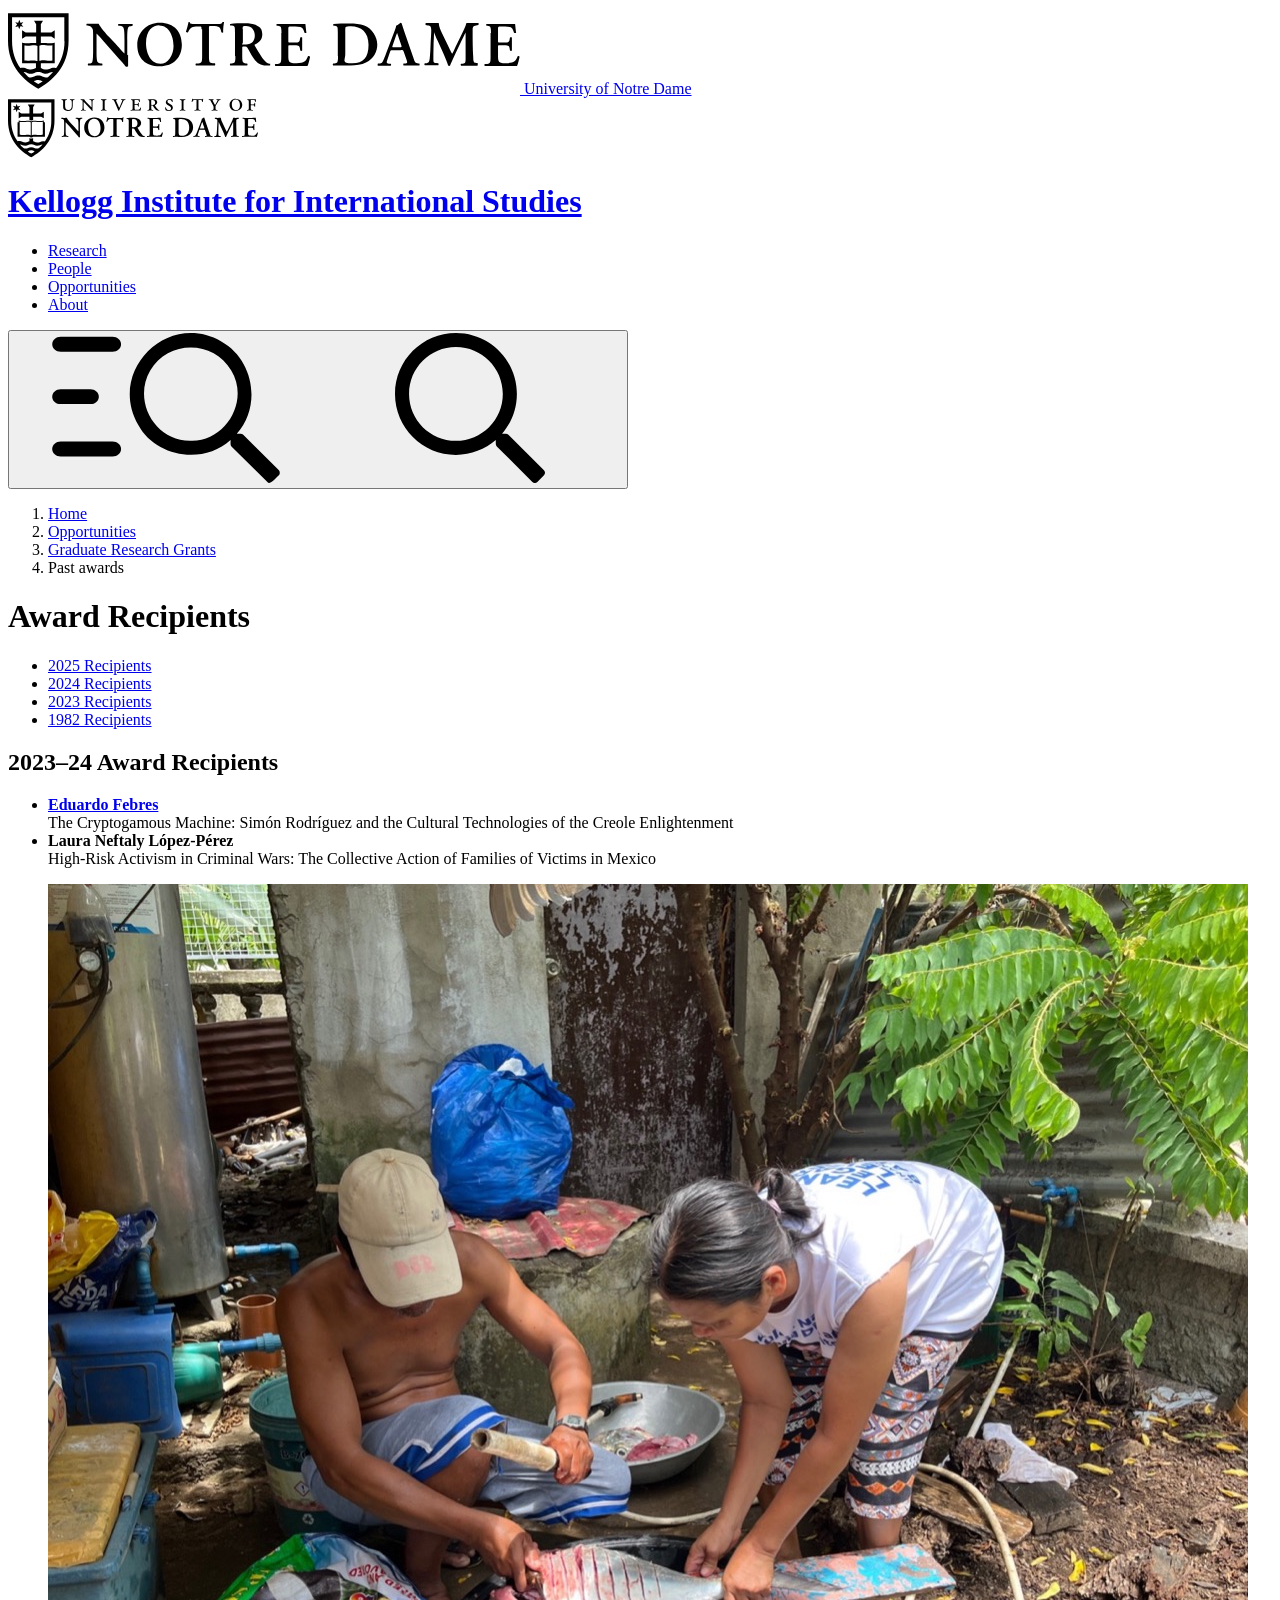
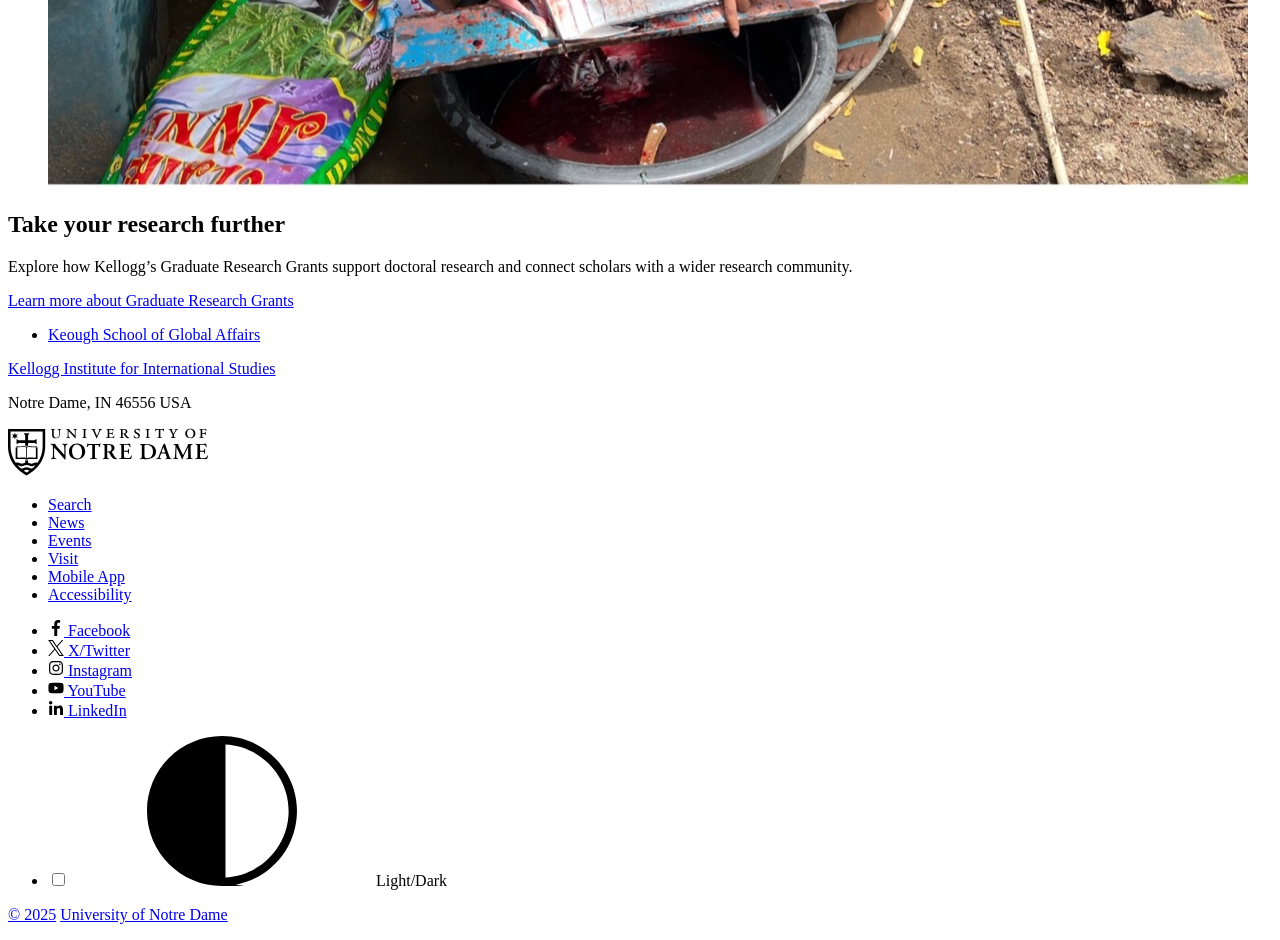
<file: kellogg-grant-history/smu-2023.html>
<!doctype html>
<html lang="en"><head><meta charset="utf-8"><meta name="viewport" content="width=device-width,initial-scale=1">
<meta name="robots" content="noindex,nofollow"><meta name="description" content="Explore Kellogg graduate research awards, recipients, and projects, with selected records from recent years and 1982.">
<title>Award Recipients | Graduate Research Grants | Kellogg Institute</title>
<link rel="stylesheet" href="https://conductor.nd.edu/stylesheets/themes/ndt/4.0/ndt.css">
<link rel="icon" href="https://static.nd.edu/favicon.ico"><link rel="icon" href="https://static.nd.edu/images/monogram/monogram.svg" type="image/svg+xml"><link rel="apple-touch-icon" href="https://static.nd.edu/images/webclips/default/webclip-180.png">
</head><body>
<svg xmlns="http://www.w3.org/2000/svg" xmlns:xlink="http://www.w3.org/1999/xlink" class="nd-sprite" style="display:none" aria-hidden="true" focusable="false">
<!-- Official Notre Dame Web Theme v4 icon sprite: https://static.nd.edu/images/icons/ndt4-v1.svg (icons, academic-mark, mobile-mark, shield) -->
<symbol id="icon-search" viewBox="0 0 512 512">
	<path d="M508.5 468.9L387.1 347.5c-2.3-2.3-5.3-3.5-8.5-3.5h-13.2c31.5-36.5 50.6-84 50.6-136C416 93.1 322.9 0 208 0S0 93.1 0 208s93.1 208 208 208c52 0 99.5-19.1 136-50.6v13.2c0 3.2 1.3 6.2 3.5 8.5l121.4 121.4c4.7 4.7 12.3 4.7 17 0l22.6-22.6c4.7-4.7 4.7-12.3 0-17zM208 368c-88.4 0-160-71.6-160-160S119.6 48 208 48s160 71.6 160 160-71.6 160-160 160z"/>
</symbol>
<symbol id="icon-menu" viewBox="0 0 448 512">
	<path d="M436 124H12c-6.627 0-12-5.373-12-12V80c0-6.627 5.373-12 12-12h424c6.627 0 12 5.373 12 12v32c0 6.627-5.373 12-12 12zm0 160H12c-6.627 0-12-5.373-12-12v-32c0-6.627 5.373-12 12-12h424c6.627 0 12 5.373 12 12v32c0 6.627-5.373 12-12 12zm0 160H12c-6.627 0-12-5.373-12-12v-32c0-6.627 5.373-12 12-12h424c6.627 0 12 5.373 12 12v32c0 6.627-5.373 12-12 12z"/>
</symbol>
<symbol id="icon-search-menu" viewBox="0 0 777 512">
	<path d="M773.8,468.9c4.3,4,3.8,13.5,0,17-8.4,5.5-29.2,37.1-40,22l-121.9-120.8c-4.9-4.3-2.4-16.4-3-22-93,85.1-255.7,59.3-315.4-52C188.1,129.8,392.9-76.8,577.2,28.6c111.4,61.5,138,221.4,52.9,315.4,5.6.6,17.8-1.8,22,3l121.9,121.9h-.2ZM473.4,368c119.3,3.5,201-137.2,137.8-239.6-60.2-105.9-216.8-104.7-276.5,0-61.1,104.4,17,242.2,138.7,239.6h0Z"/>
  <path d="M206.2,370.2H29c-16,0-28.9,11.5-28.9,25.5s12.9,25.5,28.9,25.5h177.2c16,0,28.9-11.5,28.9-25.5s-12.9-25.5-28.9-25.5h0Z"/>
  <path d="M29,64h177.2c16,0,28.9-11.4,28.9-25.5s-12.9-25.5-28.9-25.5H29C13.1,13,.2,24.4.2,38.5s12.9,25.5,28.9,25.5Z"/>
  <path d="M29,242.7h101.3c16,0,28.9-11.4,28.9-25.5s-12.9-25.5-28.9-25.5H29c-16,0-28.9,11.5-28.9,25.5s12.9,25.5,28.9,25.5h0Z"/>
</symbol>
<symbol id="icon-close" viewBox="0 0 332.5 332.5">
	<path d="M191.7,166.2L328.9,29c4.7-4.7,4.7-12.3,0-17l-8.5-8.5c-4.7-4.7-12.3-4.7-17,0l-137.2,137.2L29,3.6c-4.7-4.7-12.3-4.7-17,0L3.5,12.1c-4.7,4.7-4.7,12.3,0,17l137.2,137.1L3.6,303.4c-4.7,4.7-4.7,12.3,0,17l8.5,8.5c4.7,4.7,12.3,4.7,17,0l137.1-137.2,137.2,137.2c4.7,4.7,12.3,4.7,17,0l8.5-8.5c4.7-4.7,4.7-12.3,0-17l-137.2-137.2Z"/>
</symbol>
<symbol id="icon-refresh" viewBox="0 0 512 512">
	<path d="M12 8h27.711c6.739 0 12.157 5.548 11.997 12.286l-2.347 98.568C93.925 51.834 170.212 7.73 256.793 8.001 393.18 8.428 504.213 120.009 504 256.396 503.786 393.181 392.835 504 256 504c-63.926 0-122.202-24.187-166.178-63.908-5.113-4.618-5.354-12.561-.482-17.433l19.738-19.738c4.498-4.498 11.753-4.785 16.501-.552C160.213 433.246 205.895 452 256 452c108.322 0 196-87.662 196-196 0-108.322-87.662-196-196-196-79.545 0-147.941 47.282-178.675 115.302l126.389-3.009c6.737-.16 12.286 5.257 12.286 11.997V212c0 6.627-5.373 12-12 12H12c-6.627 0-12-5.373-12-12V20C0 13.373 5.373 8 12 8z"/>
</symbol>
<symbol id="icon-check" viewBox="0 0 512 512">
	<path d="M435.848 83.466L172.804 346.51l-96.652-96.652c-4.686-4.686-12.284-4.686-16.971 0l-28.284 28.284c-4.686 4.686-4.686 12.284 0 16.971l133.421 133.421c4.686 4.686 12.284 4.686 16.971 0l299.813-299.813c4.686-4.686 4.686-12.284 0-16.971l-28.284-28.284c-4.686-4.686-12.284-4.686-16.97 0z"/>
</symbol>
<symbol id="icon-map-pin" viewBox="0 0 384 512">
	<path d="M172.268 501.67C26.97 291.031 0 269.413 0 192 0 85.961 85.961 0 192 0s192 85.961 192 192c0 77.413-26.97 99.031-172.268 309.67-9.535 13.774-29.93 13.773-39.464 0zM192 272c44.183 0 80-35.817 80-80s-35.817-80-80-80-80 35.817-80 80 35.817 80 80 80z"/>
</symbol>
<symbol id="icon-plus" viewBox="0 0 448 512">
	<path d="M436 228H252V44c0-6.6-5.4-12-12-12h-32c-6.6 0-12 5.4-12 12v184H12c-6.6 0-12 5.4-12 12v32c0 6.6 5.4 12 12 12h184v184c0 6.6 5.4 12 12 12h32c6.6 0 12-5.4 12-12V284h184c6.6 0 12-5.4 12-12v-32c0-6.6-5.4-12-12-12z"/>
</symbol>
<symbol id="icon-minus" viewBox="0 0 448 512">
	<path d="M436 284c6.6 0 12-5.4 12-12v-32c0-6.6-5.4-12-12-12H12c-6.6 0-12 5.4-12 12v32c0 6.6 5.4 12 12 12h424z"/>
</symbol>
<symbol id="icon-user" viewBox="0 0 512 512">
	<path d="M423.309 291.025L402.221 285C431.798 243.89 436 202.294 436 180 436 80.649 355.484 0 256 0 156.649 0 76 80.516 76 180c0 22.299 4.198 63.884 33.779 105l-21.088 6.025C21.28 310.285 0 371.59 0 408.605v25.681C0 477.138 34.862 512 77.714 512h356.571C477.138 512 512 477.138 512 434.286v-25.681c0-36.247-20.725-98.161-88.691-117.58zM256 48c72.902 0 132 59.099 132 132s-59.098 132-132 132-132-59.099-132-132S183.098 48 256 48zm208 386.286c0 16.41-13.304 29.714-29.714 29.714H77.714C61.304 464 48 450.696 48 434.286v-25.681c0-33.167 21.987-62.316 53.878-71.427l46.103-13.172C162.683 335.058 200.427 360 256 360s93.317-24.942 108.019-35.994l46.103 13.172C442.013 346.29 464 375.438 464 408.605v25.681z"/>
</symbol>
<symbol id="icon-calendar" viewBox="0 0 448 512">
	<path d="M148 288h-40c-6.6 0-12-5.4-12-12v-40c0-6.6 5.4-12 12-12h40c6.6 0 12 5.4 12 12v40c0 6.6-5.4 12-12 12zm108-12v-40c0-6.6-5.4-12-12-12h-40c-6.6 0-12 5.4-12 12v40c0 6.6 5.4 12 12 12h40c6.6 0 12-5.4 12-12zm96 0v-40c0-6.6-5.4-12-12-12h-40c-6.6 0-12 5.4-12 12v40c0 6.6 5.4 12 12 12h40c6.6 0 12-5.4 12-12zm-96 96v-40c0-6.6-5.4-12-12-12h-40c-6.6 0-12 5.4-12 12v40c0 6.6 5.4 12 12 12h40c6.6 0 12-5.4 12-12zm-96 0v-40c0-6.6-5.4-12-12-12h-40c-6.6 0-12 5.4-12 12v40c0 6.6 5.4 12 12 12h40c6.6 0 12-5.4 12-12zm192 0v-40c0-6.6-5.4-12-12-12h-40c-6.6 0-12 5.4-12 12v40c0 6.6 5.4 12 12 12h40c6.6 0 12-5.4 12-12zm96-260v352c0 26.5-21.5 48-48 48H48c-26.5 0-48-21.5-48-48V112c0-26.5 21.5-48 48-48h48V12c0-6.6 5.4-12 12-12h40c6.6 0 12 5.4 12 12v52h128V12c0-6.6 5.4-12 12-12h40c6.6 0 12 5.4 12 12v52h48c26.5 0 48 21.5 48 48zm-48 346V160H48v298c0 3.3 2.7 6 6 6h340c3.3 0 6-2.7 6-6z"/>
</symbol>
<symbol id="icon-calendar-add" viewBox="0 0 448 512">
	<path d="M336 292v24c0 6.6-5.4 12-12 12h-76v76c0 6.6-5.4 12-12 12h-24c-6.6 0-12-5.4-12-12v-76h-76c-6.6 0-12-5.4-12-12v-24c0-6.6 5.4-12 12-12h76v-76c0-6.6 5.4-12 12-12h24c6.6 0 12 5.4 12 12v76h76c6.6 0 12 5.4 12 12zm112-180v352c0 26.5-21.5 48-48 48H48c-26.5 0-48-21.5-48-48V112c0-26.5 21.5-48 48-48h48V12c0-6.6 5.4-12 12-12h40c6.6 0 12 5.4 12 12v52h128V12c0-6.6 5.4-12 12-12h40c6.6 0 12 5.4 12 12v52h48c26.5 0 48 21.5 48 48zm-48 346V160H48v298c0 3.3 2.7 6 6 6h340c3.3 0 6-2.7 6-6z"/>
</symbol>
<symbol id="icon-envelope" viewBox="0 0 512 512">
	<path d="M464 64H48C21.49 64 0 85.49 0 112v288c0 26.51 21.49 48 48 48h416c26.51 0 48-21.49 48-48V112c0-26.51-21.49-48-48-48zm0 48v40.805c-22.422 18.259-58.168 46.651-134.587 106.49-16.841 13.247-50.201 45.072-73.413 44.701-23.208.375-56.579-31.459-73.413-44.701C106.18 199.465 70.425 171.067 48 152.805V112h416zM48 400V214.398c22.914 18.251 55.409 43.862 104.938 82.646 21.857 17.205 60.134 55.186 103.062 54.955 42.717.231 80.509-37.199 103.053-54.947 49.528-38.783 82.032-64.401 104.947-82.653V400H48z"/>
</symbol>
<symbol id="icon-download" viewBox="0 0 576 512">
	<path d="M528 288h-92.1l46.1-46.1c30.1-30.1 8.8-81.9-33.9-81.9h-64V48c0-26.5-21.5-48-48-48h-96c-26.5 0-48 21.5-48 48v112h-64c-42.6 0-64.2 51.7-33.9 81.9l46.1 46.1H48c-26.5 0-48 21.5-48 48v128c0 26.5 21.5 48 48 48h480c26.5 0 48-21.5 48-48V336c0-26.5-21.5-48-48-48zm-400-80h112V48h96v160h112L288 368 128 208zm400 256H48V336h140.1l65.9 65.9c18.8 18.8 49.1 18.7 67.9 0l65.9-65.9H528v128zm-88-64c0-13.3 10.7-24 24-24s24 10.7 24 24-10.7 24-24 24-24-10.7-24-24z"/>
</symbol>
<symbol id="icon-home" viewBox="0 0 576 512">
	<path d="M488 312.7V456c0 13.3-10.7 24-24 24H348c-6.6 0-12-5.4-12-12V356c0-6.6-5.4-12-12-12h-72c-6.6 0-12 5.4-12 12v112c0 6.6-5.4 12-12 12H112c-13.3 0-24-10.7-24-24V312.7c0-3.6 1.6-7 4.4-9.3l188-154.8c4.4-3.6 10.8-3.6 15.3 0l188 154.8c2.7 2.3 4.3 5.7 4.3 9.3zm83.6-60.9L488 182.9V44.4c0-6.6-5.4-12-12-12h-56c-6.6 0-12 5.4-12 12V117l-89.5-73.7c-17.7-14.6-43.3-14.6-61 0L4.4 251.8c-5.1 4.2-5.8 11.8-1.6 16.9l25.5 31c4.2 5.1 11.8 5.8 16.9 1.6l235.2-193.7c4.4-3.6 10.8-3.6 15.3 0l235.2 193.7c5.1 4.2 12.7 3.5 16.9-1.6l25.5-31c4.2-5.2 3.4-12.7-1.7-16.9z"/>
</symbol>
<symbol id="icon-clock" viewBox="0 0 512 512">
	<path d="M256 8C119 8 8 119 8 256s111 248 248 248 248-111 248-248S393 8 256 8zm0 448c-110.5 0-200-89.5-200-200S145.5 56 256 56s200 89.5 200 200-89.5 200-200 200zm61.8-104.4l-84.9-61.7c-3.1-2.3-4.9-5.9-4.9-9.7V116c0-6.6 5.4-12 12-12h32c6.6 0 12 5.4 12 12v141.7l66.8 48.6c5.4 3.9 6.5 11.4 2.6 16.8L334.6 349c-3.9 5.3-11.4 6.5-16.8 2.6z"/>
</symbol>
<symbol id="icon-history" viewBox="0 0 512 512">
	<path d="M504 255.532c.252 136.64-111.182 248.372-247.822 248.468-64.014.045-122.373-24.163-166.394-63.942-5.097-4.606-5.3-12.543-.443-17.4l16.96-16.96c4.529-4.529 11.776-4.659 16.555-.395C158.208 436.843 204.848 456 256 456c110.549 0 200-89.468 200-200 0-110.549-89.468-200-200-200-55.52 0-105.708 22.574-141.923 59.043l49.091 48.413c7.641 7.535 2.305 20.544-8.426 20.544H26.412c-6.627 0-12-5.373-12-12V45.443c0-10.651 12.843-16.023 20.426-8.544l45.097 44.474C124.866 36.067 187.15 8 256 8c136.811 0 247.747 110.781 248 247.532zm-167.058 90.173l14.116-19.409c3.898-5.36 2.713-12.865-2.647-16.763L280 259.778V116c0-6.627-5.373-12-12-12h-24c-6.627 0-12 5.373-12 12v168.222l88.179 64.13c5.36 3.897 12.865 2.712 16.763-2.647z"/>
</symbol>
<symbol id="icon-external-link" viewBox="0 0 512 512">
	<path d="M498.6,266v154.9c0,46.1-27.5,77.7-77.7,77.7H91.1c-44.7,0-77.7-30.5-77.7-77.7V91.1c0-49.3,27.4-77.7,77.7-77.7H236c18,0,30.6,12.5,30.6,30.5S254,74.5,236,74.5H91.1c-10.3,0-16.6,6.4-16.6,16.6v329.8c0,10.3,6.4,16.6,16.6,16.6h329.7c10.3,0,16.6-6.4,16.6-16.6V266c0-18,12.6-30.6,30.6-30.6S498.6,248,498.6,266z M350.2,74.7h44.3l-207.1,207c-12.2,12.2-12.2,30.7,0,42.9c13.8,14.2,36.5,6.3,42.8,0l207.1-207.1v44.3c0,18,12.6,30.6,30.6,30.6s30.6-12.6,30.6-30.6V44c0-19.2-10.3-30.5-30.5-30.5H350.2c-18,0-30.6,12.6-30.6,30.6S332.2,74.7,350.2,74.7z"/>
</symbol>
<symbol id="icon-lock" viewBox="0 0 448 512">
	<path d="M400 224h-24v-72C376 68.2 307.8 0 224 0S72 68.2 72 152v72H48c-26.5 0-48 21.5-48 48v192c0 26.5 21.5 48 48 48h352c26.5 0 48-21.5 48-48V272c0-26.5-21.5-48-48-48zM264 392c0 22.1-17.9 40-40 40s-40-17.9-40-40v-48c0-22.1 17.9-40 40-40s40 17.9 40 40v48zm32-168H152v-72c0-39.7 32.3-72 72-72s72 32.3 72 72v72z"/>
</symbol>
<symbol id="icon-play" viewBox="0 0 448 512">
	<path d="M424.4 214.7L72.4 6.6C43.8-10.3 0 6.1 0 47.9V464c0 37.5 40.7 60.1 72.4 41.3l352-208c31.4-18.5 31.5-64.1 0-82.6z"/>
</symbol>
<symbol id="icon-feed" viewBox="0 0 448 512">
	<path d="M128.081 415.959c0 35.369-28.672 64.041-64.041 64.041S0 451.328 0 415.959s28.672-64.041 64.041-64.041 64.04 28.673 64.04 64.041zm175.66 47.25c-8.354-154.6-132.185-278.587-286.95-286.95C7.656 175.765 0 183.105 0 192.253v48.069c0 8.415 6.49 15.472 14.887 16.018 111.832 7.284 201.473 96.702 208.772 208.772.547 8.397 7.604 14.887 16.018 14.887h48.069c9.149.001 16.489-7.655 15.995-16.79zm144.249.288C439.596 229.677 251.465 40.445 16.503 32.01 7.473 31.686 0 38.981 0 48.016v48.068c0 8.625 6.835 15.645 15.453 15.999 191.179 7.839 344.627 161.316 352.465 352.465.353 8.618 7.373 15.453 15.999 15.453h48.068c9.034-.001 16.329-7.474 16.005-16.504z"/>
</symbol>
<symbol id="icon-mode" viewBox="0 0 512 512">
  <path d="M512,256C512,114.6,397.4,0,256,0S0,114.6,0,256s114.6,256,256,256,32.8-1.6,48.5-4.6c21.4,0,14.5,0,.2,0,118.1-22.8,207.2-126.6,207.2-251.3ZM483.4,256c0,121.4-95.6,220.6-215.5,226.8V29.2c119.8,6.3,215.5,105.5,215.5,226.8Z"/>
</symbol>
<symbol id="icon-box-arrow-up" viewBox="0 0 365 512">
  <path d="M314.3,176.9h-61.5c-6.9,0-12.6,5.6-12.6,12.6v17.1c0,6.9,5.6,12.6,12.6,12.6h61.5c4.5,0,8.1,3.7,8.1,8.1v234.3c0,4.5-3.7,8.1-8.1,8.1H50.7c-4.5,0-8.1-3.7-8.1-8.1v-234.3c0-4.5,3.7-8.1,8.1-8.1h62c6.9,0,12.6-5.6,12.6-12.6v-17.1c0-6.9-5.6-12.6-12.6-12.6h-62C22.9,176.9.3,199.5.3,227.3v234.3c0,27.8,22.6,50.4,50.4,50.4h263.6c27.8,0,50.4-22.6,50.4-50.4v-234.3c0-27.8-22.6-50.4-50.4-50.4Z"/>
  <path d="M63.7,133.8l11.5,11.5c2.1,2.1,4.5,3,7.7,3s6.8-1.6,8.2-3l76.6-76.6v232c0,3.7,2.5,6.6,3.5,7.7,1.1,1.1,3.9,3.5,7.7,3.5h15.3c3,0,5.9-1.3,8.2-3.5h0c1.9-2,2.9-4.8,2.9-7.7V68.7l76.6,76.6.3.3.4.2c1.9,1.3,3.9,2.4,7.5,2.4s5.6-.9,7.7-3l11.2-11.2.3-.4c1.3-1.9,2.4-3.9,2.4-7.5s-.9-5.6-3-7.7L194.4,4.7c-1.9-2.4-4.7-3.8-7.9-3.8s-5,.8-7.5,2.4l-.4.3-114.4,114.9c-1.9,1.9-3,4.7-3,7.7s.6,4.6,2,6.9l.4.7Z"/>
</symbol>
<symbol id="icon-arrow-right" viewBox="0 0 448 512">
  <path d="M218.101 38.101L198.302 57.9c-4.686 4.686-4.686 12.284 0 16.971L353.432 230H12c-6.627 0-12 5.373-12 12v28c0 6.627 5.373 12 12 12h341.432l-155.13 155.13c-4.686 4.686-4.686 12.284 0 16.971l19.799 19.799c4.686 4.686 12.284 4.686 16.971 0l209.414-209.414c4.686-4.686 4.686-12.284 0-16.971L235.071 38.101c-4.686-4.687-12.284-4.687-16.97 0z"/>
</symbol>
<symbol id="icon-arrow-down" viewBox="0 0 448 512">
  <path d="M441.9,250.1l-19.8-19.8c-4.7-4.7-12.3-4.7-17,0l-155.1,155.1V44c0-6.6-5.4-12-12-12h-28c-6.6,0-12,5.4-12,12v341.4L42.9,230.3c-4.7-4.7-12.3-4.7-17,0l-19.8,19.8c-4.7,4.7-4.7,12.3,0,17l209.4,209.4c4.7,4.7,12.3,4.7,17,0l209.4-209.4c4.7-4.7,4.7-12.3,0-17Z"/>
</symbol>
<symbol id="icon-arrow-left" viewBox="0 0 448 512">
  <path d="M218.101 38.101L198.302 57.9c-4.686 4.686-4.686 12.284 0 16.971L353.432 230H12c-6.627 0-12 5.373-12 12v28c0 6.627 5.373 12 12 12h341.432l-155.13 155.13c-4.686 4.686-4.686 12.284 0 16.971l19.799 19.799c4.686 4.686 12.284 4.686 16.971 0l209.414-209.414c4.686-4.686 4.686-12.284 0-16.971L235.071 38.101c-4.686-4.687-12.284-4.687-16.97 0z"/>
</symbol>
<symbol id="icon-arrow-up" viewBox="0 0 448 512">
  <path d="M6.101 261.899L25.9 281.698c4.686 4.686 12.284 4.686 16.971 0L198 126.568V468c0 6.627 5.373 12 12 12h28c6.627 0 12-5.373 12-12V126.568l155.13 155.13c4.686 4.686 12.284 4.686 16.971 0l19.799-19.799c4.686-4.686 4.686-12.284 0-16.971L232.485 35.515c-4.686-4.686-12.284-4.686-16.971 0L6.101 244.929c-4.687 4.686-4.687 12.284 0 16.97z"/>
</symbol>
<symbol id="icon-angle-left" viewBox="0 0 192 512">
	<path d="M4.2,247.5L151,99.5c4.7-4.7,12.3-4.7,17,0l19.8,19.8c4.7,4.7,4.7,12.3,0,17l-118.5,119.7,118.5,119.7c4.7,4.7,4.7,12.3,0,17l-19.8,19.8c-4.7,4.7-12.3,4.7-17,0L4.2,264.5c-4.7-4.7-4.7-12.3,0-17Z"/>
</symbol>
<symbol id="icon-angle-right" viewBox="0 0 192 512">
	<path d="M187.8 264.5L41 412.5c-4.7 4.7-12.3 4.7-17 0L4.2 392.7c-4.7-4.7-4.7-12.3 0-17L122.7 256 4.2 136.3c-4.7-4.7-4.7-12.3 0-17L24 99.5c4.7-4.7 12.3-4.7 17 0l146.8 148c4.7 4.7 4.7 12.3 0 17z"/>
</symbol>
<symbol id="icon-bluesky" viewBox="0 0 600 530">
	<path d="m135.72 44.03c66.496 49.921 138.02 151.14 164.28 205.46 26.262-54.316 97.782-155.54 164.28-205.46 47.98-36.021 125.72-63.892 125.72 24.795 0 17.712-10.155 148.79-16.111 170.07-20.703 73.984-96.144 92.854-163.25 81.433 117.3 19.964 147.14 86.092 82.697 152.22-122.39 125.59-175.91-31.511-189.63-71.766-2.514-7.3797-3.6904-10.832-3.7077-7.8964-0.0174-2.9357-1.1937 0.51669-3.7077 7.8964-13.714 40.255-67.233 197.36-189.63 71.766-64.444-66.128-34.605-132.26 82.697-152.22-67.108 11.421-142.55-7.4491-163.25-81.433-5.9562-21.282-16.111-152.36-16.111-170.07 0-88.687 77.742-60.816 125.72-24.795z"/>
</symbol>
<symbol id="icon-linkedin" viewBox="0 0 448 512">
	<path d="M100.3 480H7.4V180.9h92.9V480zM53.8 140.1C24.1 140.1 0 115.5 0 85.8 0 56.1 24.1 32 53.8 32c29.7 0 53.8 24.1 53.8 53.8 0 29.7-24.1 54.3-53.8 54.3zM448 480h-92.7V334.4c0-34.7-.7-79.2-48.3-79.2-48.3 0-55.7 37.7-55.7 76.7V480h-92.8V180.9h89.1v40.8h1.3c12.4-23.5 42.7-48.3 87.9-48.3 94 0 111.3 61.9 111.3 142.3V480z"/>
</symbol>
<symbol id="icon-twitter-x" viewBox="0 0 1200 1227">
  <path d="M714.163 519.284L1160.89 0H1055.03L667.137 450.887L357.328 0H0L468.492 681.821L0 1226.37H105.866L515.491 750.218L842.672 1226.37H1200L714.137 519.284H714.163ZM569.165 687.828L521.697 619.934L144.011 79.6944H306.615L611.412 515.685L658.88 583.579L1055.08 1150.3H892.476L569.165 687.854V687.828Z"/>
</symbol>
<symbol id="icon-facebook" viewBox="0 0 264 512">
	<path d="M76.7 512V283H0v-91h76.7v-71.7C76.7 42.4 124.3 0 193.8 0c33.3 0 61.9 2.5 70.2 3.6V85h-48.2c-37.8 0-45.1 18-45.1 44.3V192H256l-11.7 91h-73.6v229"/>
</symbol>
<symbol id="icon-google" viewBox="0 0 448 512">
	<path d="M488 261.8C488 403.3 391.1 504 248 504 110.8 504 0 393.2 0 256S110.8 8 248 8c66.8 0 123 24.5 166.3 64.9l-67.5 64.9C258.5 52.6 94.3 116.6 94.3 256c0 86.5 69.1 156.6 153.7 156.6 98.2 0 135-70.4 140.8-106.9H248v-85.3h236.1c2.3 12.7 3.9 24.9 3.9 41.4z"/>
</symbol>
<symbol id="icon-vimeo" viewBox="0 0 448 512">
	<path d="M447.8 153.6c-2 43.6-32.4 103.3-91.4 179.1-60.9 79.2-112.4 118.8-154.6 118.8-26.1 0-48.2-24.1-66.3-72.3C100.3 250 85.3 174.3 56.2 174.3c-3.4 0-15.1 7.1-35.2 21.1L0 168.2c51.6-45.3 100.9-95.7 131.8-98.5 34.9-3.4 56.3 20.5 64.4 71.5 28.7 181.5 41.4 208.9 93.6 126.7 18.7-29.6 28.8-52.1 30.2-67.6 4.8-45.9-35.8-42.8-63.3-31 22-72.1 64.1-107.1 126.2-105.1 45.8 1.2 67.5 31.1 64.9 89.4z"/>
</symbol>
<symbol id="icon-youtube" viewBox="0 0 576 512">
	<path d="M549.655 124.083c-6.281-23.65-24.787-42.276-48.284-48.597C458.781 64 288 64 288 64S117.22 64 74.629 75.486c-23.497 6.322-42.003 24.947-48.284 48.597-11.412 42.867-11.412 132.305-11.412 132.305s0 89.438 11.412 132.305c6.281 23.65 24.787 41.5 48.284 47.821C117.22 448 288 448 288 448s170.78 0 213.371-11.486c23.497-6.321 42.003-24.171 48.284-47.821 11.412-42.867 11.412-132.305 11.412-132.305s0-89.438-11.412-132.305zm-317.51 213.508V175.185l142.739 81.205-142.739 81.201z"/>
</symbol>
<symbol id="icon-instagram" viewBox="0 0 448 512">
	<path d="M224.1 141c-63.6 0-114.9 51.3-114.9 114.9s51.3 114.9 114.9 114.9S339 319.5 339 255.9 287.7 141 224.1 141zm0 189.6c-41.1 0-74.7-33.5-74.7-74.7s33.5-74.7 74.7-74.7 74.7 33.5 74.7 74.7-33.6 74.7-74.7 74.7zm146.4-194.3c0 14.9-12 26.8-26.8 26.8-14.9 0-26.8-12-26.8-26.8s12-26.8 26.8-26.8 26.8 12 26.8 26.8zm76.1 27.2c-1.7-35.9-9.9-67.7-36.2-93.9-26.2-26.2-58-34.4-93.9-36.2-37-2.1-147.9-2.1-184.9 0-35.8 1.7-67.6 9.9-93.9 36.1s-34.4 58-36.2 93.9c-2.1 37-2.1 147.9 0 184.9 1.7 35.9 9.9 67.7 36.2 93.9s58 34.4 93.9 36.2c37 2.1 147.9 2.1 184.9 0 35.9-1.7 67.7-9.9 93.9-36.2 26.2-26.2 34.4-58 36.2-93.9 2.1-37 2.1-147.8 0-184.8zM398.8 388c-7.8 19.6-22.9 34.7-42.6 42.6-29.5 11.7-99.5 9-132.1 9s-102.7 2.6-132.1-9c-19.6-7.8-34.7-22.9-42.6-42.6-11.7-29.5-9-99.5-9-132.1s-2.6-102.7 9-132.1c7.8-19.6 22.9-34.7 42.6-42.6 29.5-11.7 99.5-9 132.1-9s102.7-2.6 132.1 9c19.6 7.8 34.7 22.9 42.6 42.6 11.7 29.5 9 99.5 9 132.1s2.7 102.7-9 132.1z"/>
</symbol>
<symbol id="icon-snapchat" viewBox="0 0 32 30">
	<path d="M31.7,23.4c-.4.7-1.7,1.3-4.2,1.7,0,.1-.1.4-.2.7l-.2.7c-.1.4-.4.6-.7.6s-.4,0-.8-.1c-.6-.1-1.2-.2-1.6-.2-.8,0-1.4.1-1.9.3-.4.2-.9.5-1.6,1-.9.6-1.5,1-2,1.2-.8.4-1.7.5-2.5.4-.9.1-1.7,0-2.5-.5-.6-.2-1.2-.6-1.8-1.1h0c-.7-.6-1.3-.9-1.6-1-.5-.2-1.2-.3-1.9-.3s-1,.1-1.7.2c-.4,0-.6,0-.7,0-.4,0-.6-.2-.7-.6l-.2-.7c-.1-.4-.2-.7-.2-.8-2.8-.4-4.2-1-4.2-2s0-.3.1-.4c.1-.1.2-.2.4-.2,1.8-.2,3.4-1.2,4.7-2.8.7-.8,1.2-1.6,1.5-2.5h0c.2-.5.3-.9.2-1.2-.1-.2-.4-.5-.7-.7-.2-.1-.6-.2-1-.4h-.4c-1.2-.6-1.7-1.2-1.6-1.8,0-.4.3-.6.8-.9.5-.2.9-.2,1.2,0,.6.2,1,.4,1.5.4s.4,0,.6-.1v-.7c-.2-1.5-.2-2.6-.2-3.4,0-1.2.2-2.2.5-3,.9-2,2.3-3.4,4.2-4.2,1.1-.5,2.3-.8,3.6-.8h.6c1.7,0,3.2.4,4.6,1.3,1.4.9,2.5,2.2,3.3,3.8.2.7.4,1.7.5,3,0,.8,0,1.9-.1,3.4v.8c0,.1.2.1.5.1.4,0,.9-.1,1.4-.4.4-.2.8-.2,1.3,0,.6.2.9.6.9,1.1s-.6,1.1-1.6,1.5h-.4c-1,.5-1.7.9-1.8,1.2-.1.3,0,.7.2,1.1h0c.3.9.8,1.7,1.5,2.5,1.4,1.6,2.9,2.6,4.7,2.8.2,0,.3.2.4.4.1.2.1.4,0,.6Z"/>
</symbol>
<symbol id="icon-exclamation" viewBox="0 0 576 512">
	<path d="M569.517 440.013C587.975 472.007 564.806 512 527.94 512H48.054c-36.937 0-59.999-40.055-41.577-71.987L246.423 23.985c18.467-32.009 64.72-31.951 83.154 0l239.94 416.028zM288 354c-25.405 0-46 20.595-46 46s20.595 46 46 46 46-20.595 46-46-20.595-46-46-46zm-43.673-165.346l7.418 136c.347 6.364 5.609 11.346 11.982 11.346h48.546c6.373 0 11.635-4.982 11.982-11.346l7.418-136c.375-6.874-5.098-12.654-11.982-12.654h-63.383c-6.884 0-12.356 5.78-11.981 12.654z"/>
</symbol>
<symbol id="icon-success" viewBox="0 0 512 512">
	<path d="M504 256c0 136.967-111.033 248-248 248S8 392.967 8 256 119.033 8 256 8s248 111.033 248 248zM227.314 387.314l184-184c6.248-6.248 6.248-16.379 0-22.627l-22.627-22.627c-6.248-6.249-16.379-6.249-22.628 0L216 308.118l-70.059-70.059c-6.248-6.248-16.379-6.248-22.628 0l-22.627 22.627c-6.248 6.248-6.248 16.379 0 22.627l104 104c6.249 6.249 16.379 6.249 22.628.001z"/>
</symbol>
<symbol id="icon-info" viewBox="0 0 512 512">
	<path d="M256 8C119.043 8 8 119.083 8 256c0 136.997 111.043 248 248 248s248-111.003 248-248C504 119.083 392.957 8 256 8zm0 110c23.196 0 42 18.804 42 42s-18.804 42-42 42-42-18.804-42-42 18.804-42 42-42zm56 254c0 6.627-5.373 12-12 12h-88c-6.627 0-12-5.373-12-12v-24c0-6.627 5.373-12 12-12h12v-64h-12c-6.627 0-12-5.373-12-12v-24c0-6.627 5.373-12 12-12h64c6.627 0 12 5.373 12 12v100h12c6.627 0 12 5.373 12 12v24z"/>
</symbol>
<symbol id="icon-question" viewBox="0 0 512 512">
	<path d="M504 256c0 136.997-111.043 248-248 248S8 392.997 8 256C8 119.083 119.043 8 256 8s248 111.083 248 248zM262.655 90c-54.497 0-89.255 22.957-116.549 63.758-3.536 5.286-2.353 12.415 2.715 16.258l34.699 26.31c5.205 3.947 12.621 3.008 16.665-2.122 17.864-22.658 30.113-35.797 57.303-35.797 20.429 0 45.698 13.148 45.698 32.958 0 14.976-12.363 22.667-32.534 33.976C247.128 238.528 216 254.941 216 296v4c0 6.627 5.373 12 12 12h56c6.627 0 12-5.373 12-12v-1.333c0-28.462 83.186-29.647 83.186-106.667 0-58.002-60.165-102-116.531-102zM256 338c-25.365 0-46 20.635-46 46 0 25.364 20.635 46 46 46s46-20.636 46-46c0-25.365-20.635-46-46-46z"/>
</symbol>
<symbol id="icon-flag" viewBox="0 0 512 512">
  <path d="M349.565 98.783C295.978 98.783 251.721 64 184.348 64c-24.955 0-47.309 4.384-68.045 12.013a55.947 55.947 0 0 0 3.586-23.562C118.117 24.015 94.806 1.206 66.338.048 34.345-1.254 8 24.296 8 56c0 19.026 9.497 35.825 24 45.945V488c0 13.255 10.745 24 24 24h16c13.255 0 24-10.745 24-24v-94.4c28.311-12.064 63.582-22.122 114.435-22.122 53.588 0 97.844 34.783 165.217 34.783 48.169 0 86.667-16.294 122.505-40.858C506.84 359.452 512 349.571 512 339.045v-243.1c0-23.393-24.269-38.87-45.485-29.016-34.338 15.948-76.454 31.854-116.95 31.854z"/>
</symbol>
<symbol id="icon-prohibited" viewBox="0 0 512 512">
  <path d="M504 256c0 136.997-111.043 248-248 248S8 392.997 8 256C8 119.083 119.043 8 256 8s248 111.083 248 248zm-248 50c-25.405 0-46 20.595-46 46s20.595 46 46 46 46-20.595 46-46-20.595-46-46-46zm-43.673-165.346l7.418 136c.347 6.364 5.609 11.346 11.982 11.346h48.546c6.373 0 11.635-4.982 11.982-11.346l7.418-136c.375-6.874-5.098-12.654-11.982-12.654h-63.383c-6.884 0-12.356 5.78-11.981 12.654z"/>
</symbol>
<symbol id="icon-globe" viewBox="0 0 60 60">
  <path d="M29.8,0c5.3,0,10.3,1.4,14.9,4.1s8.2,6.2,10.8,10.8,4.1,9.6,4.1,14.9-1.4,10.3-4.1,14.9-6.2,8.3-10.8,10.9c-4.6,2.6-9.6,4-14.9,4s-10.3-1.3-14.9-4c-4.6-2.6-8.3-6.4-10.9-10.9S0,35.1,0,29.8s1.3-10.3,4-14.9S10.3,6.7,14.9,4.1,24.4,0,29.8,0ZM52.9,18.2c-1.6-3.1-3.6-5.8-6.2-8-2.6-2.3-5.5-4-8.9-5,2.4,3.4,4.1,7.7,5.3,13.1h9.8ZM40.3,29.8c0-2.5-.2-5-.5-7.7h-20.2c-.4,2.6-.5,5.2-.5,7.7s.1,5.2.5,7.7h20.2c.2-2.5.5-5,.5-7.7ZM29.8,3.8c-1.7,0-3.5,1.3-5.2,3.8-1.9,2.6-3.2,6.2-4.2,10.6h18.7c-1-4.3-2.4-7.9-4.2-10.6-1.8-2.5-3.5-3.8-5.2-3.8ZM21.7,5.2c-3.4,1.1-6.4,2.8-9,5s-4.7,4.9-6.1,8h9.8c1.1-5.3,2.9-9.7,5.3-13.1ZM3.8,29.8c0,2.6.4,5.3,1.2,7.7h10.8c-.4-2.5-.5-5-.5-7.6s.1-5.2.5-7.8H5c-.8,2.5-1.2,5-1.2,7.7ZM6.6,41.3c1.4,3.1,3.5,5.9,6.1,8.2s5.6,4,9,4.9c-2.4-3.2-4.2-7.6-5.3-13.1H6.6ZM29.8,55.7c1.7,0,3.4-1.2,5.2-3.8,1.8-2.6,3.2-6.1,4.2-10.6h-18.7c1,4.4,2.3,7.9,4.2,10.6,1.7,2.6,3.5,3.8,5.2,3.8ZM37.9,54.3c3.2-1,6.1-2.6,8.8-4.9,2.6-2.3,4.7-5,6.2-8.2h-9.8c-1.2,5.4-2.9,9.7-5.2,13.1ZM43.7,37.4h10.8c.7-2.4,1.2-5,1.2-7.7s-.5-5.2-1.2-7.7h-10.8c.2,2.6.5,5.2.5,7.7s-.2,5-.5,7.7Z" />
</symbol>
<symbol id="academic-mark" viewBox="0 0 291.5 68.2">
	<g class="shield" fill="var(--mark-shield)">
		<path d="M9,8.91L5.66,8.25l2.22,2.54l-2.22,2.54L9,12.67l1.09,3.19l1.09-3.19l3.31,0.66l-2.23-2.54l2.23-2.54l-3.31,0.66l-1.09-3.2L9,8.91"/>
		<path d="M41.74,27.47v-2.23c-2.54,0.87-5.27,1.07-7.91,0.58c-4.75-0.68-6.72,0.62-6.72,0.62s-2-1.3-6.73-0.62c-2.64,0.49-5.37,0.29-7.91-0.58v2.23h-1.33v16.91h13.8c0.56,0.59,1.36,0.9,2.17,0.85c0.81,0.05,1.6-0.26,2.16-0.85h13.8V27.47H41.74z M26.53,42.68c0,0-1.68-1.14-6.43-0.53s-6.46-0.49-6.46-0.49V26.81c0,0,2,0.79,6.76,0.18s6.13,0.53,6.13,0.53L26.53,42.68zM40.59,41.68c0,0-1.72,1.09-6.47,0.48s-6.42,0.53-6.42,0.53V27.53c0,0,1.38-1.14,6.13-0.53s6.76-0.19,6.76-0.19L40.59,41.68z"/>
		<path d="M27.1,0.63H0v24.64C0,48.76,14.93,61.34,27.1,68.2c12.18-6.86,27.11-19.44,27.11-42.93V0.63H27.1z M27.1,63.88c-1.34-0.76-2.63-1.57-4-2.52c1.2-0.75,2.58-1.17,4-1.21c1.42,0.04,2.8,0.46,4,1.21C29.72,62.36,28.41,63.12,27.1,63.88M36.51,57.11c-0.45,0.48-1.03,0.8-1.67,0.94c-0.33,0.05-0.67,0.08-1,0.09c-2.75,0-3.37-1.65-6.73-1.65s-4,1.65-6.74,1.65c-0.33-0.01-0.67-0.04-1-0.09c-0.64-0.14-1.22-0.46-1.67-0.94c-1.35-1.19-2.61-2.47-3.78-3.84c2.53,0,3.16,1.54,6.44,1.54c2.76,0,3.37-1.66,6.74-1.66s4,1.66,6.73,1.66c3.29,0,3.9-1.53,6.44-1.54C39.11,54.64,37.85,55.93,36.51,57.11 M50.5,25.65c0.12,8.61-2.49,17.04-7.46,24.08l0,0c-0.7-0.23-1.44-0.33-2.18-0.32c-2.82,0-3.66,1.65-7,1.65c-2,0-2.91-0.9-4.58-1.37v-4c0,0-0.5,0.7-2.16,0.7S25,45.63,25,45.63v4c-1.67,0.47-2.54,1.38-4.58,1.38c-3.36,0-4.2-1.66-7-1.66c-0.74-0.01-1.48,0.09-2.19,0.32l0,0C6.24,42.66,3.61,34.25,3.7,25.65V4.33h46.81L50.5,25.65z"/>
		<path d="M29.26,20.9h9.33l3.15,1.82v-7.43l-3.15,1.82h-9.32V9.9l1.83-3.16h-8L25,9.9v7.21h-9.38l-3.15-1.82v7.43l3.15-1.82H25v3.79c0.75,0.09,1.48,0.31,2.16,0.65c0.68-0.34,1.41-0.56,2.16-0.65V20.9H29.26z"/>
	</g>
	<g class="text" fill="var(--mark-text)">
		<path d="M83.86,38.73c0,1,0,5.1,0.09,5.87c-0.27,0.34-0.7,0.52-1.13,0.47c-0.53-0.7-1.5-1.83-3.9-4.57l-7.81-8.91c-2.17-2.43-3.24-3.7-3.8-4.2c-0.1,0-0.1,0.37-0.1,2.14V36c0,2.5,0,5.57,0.6,6.58c0.42,0.52,1.04,0.82,1.7,0.83l0.73,0.09c0.3,0.24,0.27,0.88-0.06,1c-1.24-0.07-2.54-0.1-3.81-0.1s-2.3,0-3.46,0.1c-0.29-0.24-0.34-0.68-0.1-0.97c0.01-0.01,0.02-0.02,0.03-0.03l0.73-0.15c0.64-0.11,1.23-0.24,1.48-0.77c0.42-1,0.42-4,0.42-6.58v-7.88c0-2.6,0-3.13-1.1-4.1c-0.55-0.32-1.14-0.54-1.76-0.67l-0.51-0.1c-0.23-0.19-0.2-0.86,0.14-1c1.26,0.13,3.1,0.1,3.94,0.1c0.69,0,1.49,0,2.29-0.1c0.58,1.44,4.21,5.63,5.37,6.9l3.34,3.6c1.41,1.55,4.5,5.07,4.84,5.28c0.1-0.1,0.1-0.27,0.1-0.81v-6.5c0-2.5,0-5.57-0.64-6.57c-0.4-0.52-1.01-0.83-1.66-0.84l-0.77-0.1c-0.3-0.22-0.27-0.86,0.07-1c1.29,0.06,2.53,0.1,3.83,0.1s2.3,0,3.51-0.1c0.29,0.23,0.34,0.65,0.11,0.94c-0.02,0.02-0.03,0.04-0.05,0.06l-0.77,0.18c-0.63,0.09-1.19,0.23-1.43,0.76c-0.46,1-0.46,3.93-0.46,6.57L83.86,38.73z"/>
		<path d="M100.35,23.19c5.31,0,7.58,5.84,7.58,10.87c0,6.71-3.07,9.55-6.87,9.55c-5.71,0-7.68-6.28-7.68-10.88c0-7.1,3.64-9.54,7-9.54 M100.82,21.86c-6.33-0.27-11.69,4.64-11.96,10.97c-0.01,0.29-0.01,0.57-0.01,0.86c0,6,4.33,11.24,11.88,11.24c6.72,0,11.73-4.89,11.73-11.47c0-6.07-4-11.6-11.67-11.6"/>
		<path d="M122.78,25.19c0-1.4,0-1.46-0.89-1.46h-1c-3.06,0-4,0.37-5.2,3.06c-0.36,0.2-0.82,0.1-1.07-0.23c0.52-1.64,0.95-3.31,1.3-5c0.1-0.09,0.23-0.14,0.37-0.12c0.12-0.01,0.24,0.03,0.33,0.12c0.18,0.84,0.64,0.88,2.91,0.88h11.83c1.63,0,2.13-0.1,2.54-0.88c0.12-0.07,0.25-0.11,0.39-0.12c0.16-0.02,0.33,0.04,0.44,0.16c-0.37,1.74-0.54,3.53-0.5,5.31c-0.27,0.26-0.68,0.31-1,0.1c-0.43-2.61-1.06-3.23-4.63-3.23h-1c-0.88,0-0.91,0.06-0.91,1.46v14.37c0,3.53,0.31,3.63,1.88,3.8l1.19,0.12c0.25,0.29,0.23,0.74-0.06,1c-1.94-0.07-3.44-0.1-4.91-0.1s-3,0-5.17,0.1c-0.28-0.27-0.3-0.7-0.06-1l1.4-0.15c1.56-0.14,1.86-0.24,1.86-3.77L122.78,25.19z"/>
		<path d="M144.61,25.26c0-1.53,0-1.64,1.77-1.64c2.9,0,4.61,2.3,4.61,4.94c0,3.17-1.51,4.77-4.78,4.77c-1.6,0-1.6-0.06-1.6-1.13V25.26z M140.74,39.61c0,3.53-0.29,3.63-1.86,3.83l-0.74,0.09c-0.26,0.26-0.25,0.69,0.01,0.95c0.02,0.02,0.04,0.04,0.06,0.05c1.53-0.07,3-0.1,4.5-0.1s3,0,4.43,0.1c0.29-0.26,0.33-0.7,0.07-1l-0.73-0.09c-1.57-0.2-1.87-0.3-1.87-3.83v-4.27c0-0.71,0-0.74,1-0.74c0.87-0.16,1.74,0.31,2.07,1.13c0.8,1.3,1.74,3.15,2.64,4.54c2,3.11,3.77,4.41,7,4.41c0.74,0.02,1.48-0.05,2.2-0.21c0.11-0.21,0.09-0.48-0.07-0.66c-0.85-0.1-1.65-0.45-2.3-1c-1.56-1.31-3.24-4.13-5.9-8.64c-0.13-0.2-0.19-0.47,0-0.57c1.64-0.67,4-2.2,4-5.27c0.06-2.06-1.09-3.96-2.94-4.86c-1.98-0.88-4.14-1.29-6.31-1.18c-2.73,0-5.57,0.1-7.67,0.3c-0.25,0.26-0.25,0.67,0,0.93l0.86,0.1c1.57,0.17,1.6,0.57,1.6,3.77L140.74,39.61z"/>
		<path d="M165.18,27.2c0-3.54-0.3-3.65-1.87-3.87l-0.53-0.08c-0.22-0.22-0.2-0.83,0.07-1c0.63,0,1.33,0.06,2.07,0.06s1.5,0,2.23,0h6.37c2.14,0,4.08,0,4.51-0.1c0.13,0.57,0.33,3.2,0.53,4.63c-0.14,0.28-0.8,0.34-1.07,0.14c-0.53-1.94-1-2.77-2.1-3c-0.87-0.22-1.77-0.32-2.67-0.29h-2.23c-1.44,0-1.44,0.06-1.44,2v5.64c0,0.87,0,0.9,0.81,0.9h1.59c2.91,0,3.48,0,3.71-1.47l0.23-1.13c0.27-0.24,0.9-0.24,1.07,0c0,0.9-0.09,2.1-0.09,3.34c0,1.24,0.06,2.44,0.09,3.5c-0.32,0.23-0.75,0.23-1.07,0l-0.23-1.33c-0.23-1.4-0.8-1.47-3.71-1.47h-1.59c-0.78,0-0.81,0.07-0.81,0.9v4.24c0,1.7,0.06,2.9,0.57,3.47s1,0.73,3.77,0.73c4.23,0.07,5-0.9,6.13-3.6c0.35-0.23,0.82-0.14,1.07,0.19c-0.27,1.67-0.74,3.3-1.4,4.85c-0.73,0-1.8-0.07-3.2-0.07s-3.07,0-5,0h-3.8c-1.46,0-3.5,0-5,0.1c-0.29-0.26-0.31-0.71-0.06-1l1.22-0.12c1.57-0.17,1.87-0.27,1.87-3.8L165.18,27.2z"/>
		<path d="M198.91,26.56c0-1.57,0-2.27,0.27-2.46c0.84-0.38,1.77-0.54,2.69-0.48c5.58,0,9.42,3.21,9.42,9.81c0,5.64-2.67,9.84-8.6,9.84c-3.55,0-3.78-1.73-3.78-5V26.56z M195,39.61c0,3.53-0.29,3.63-1.87,3.83l-0.73,0.09c-0.23,0.24-0.2,0.84,0.07,1c1.46-0.07,3-0.1,4.23-0.1c0.63,0,1.34,0,2.14,0.1s1.7,0.09,2.7,0.09c2.85,0.12,5.68-0.43,8.28-1.6c3.69-1.77,6.03-5.51,6-9.6c0.16-4.48-2.62-8.53-6.85-10c-2.53-0.86-5.19-1.25-7.86-1.14c-3.27,0-6,0.1-8.34,0.3c-0.25,0.26-0.25,0.67,0,0.93l0.7,0.07c1.57,0.2,1.6,0.6,1.6,3.8L195,39.61z"/>
		<path d="M224.59,34.73c-0.8,0-0.9,0-0.54-1l1.4-3.91c0.61-1.57,0.87-2.4,1-2.63h0.06c0.4,0.84,0.72,1.72,0.94,2.63l1.41,4c0.27,0.79,0.13,0.86-0.8,0.86L224.59,34.73z M228.49,36.23c0.94,0,1,0,1.37,0.9l1.56,4.54c0.44,1.43,0.34,1.63-0.85,1.77l-0.75,0.09c-0.21,0.32-0.16,0.74,0.11,1c1.16,0,2.63-0.1,4.06-0.1c1.74,0,3,0,4.34,0.1c0.25-0.28,0.25-0.72,0-1l-0.5-0.09c-1.7-0.3-1.87-0.54-2.64-2.77l-4.81-14c-0.53-1.5-1-3.07-1.49-4.57c-0.14-0.17-0.35-0.27-0.57-0.26c-0.64,0.71-1.44,1.26-2.33,1.6c-0.01,0.85-0.23,1.69-0.64,2.44l-4.58,11.87c-0.69,1.8-1.22,3.2-1.63,4.06c-0.5,1.11-0.86,1.41-1.83,1.55l-1,0.15c-0.25,0.29-0.25,0.71,0,1c1.16-0.07,2.2-0.1,3.29-0.1c1.37,0,2.48,0,3.54,0.1c0.29-0.26,0.31-0.71,0.06-1l-1-0.15c-1.24-0.18-1.37-0.28-0.7-2.25l1.37-4c0.29-0.9,0.27-0.9,1.13-0.9L228.49,36.23z"/>
		<path d="M268.92,43.53c0.34,0.14,0.3,0.84-0.06,1c-1.44-0.07-2.74-0.1-4.08-0.1c-1.56,0-3,0-4.46,0.1c-0.27-0.14-0.41-0.77-0.07-1l0.9-0.15c1.34-0.21,1.43-0.47,1.43-2.75V27h-0.07c-0.9,1.84-1.36,2.84-2,4.17L257.65,37c-1.14,2.34-2.81,6-3.41,7.61c-0.27,0.13-0.6,0.13-0.87,0c-0.56-1.8-2-5.07-2.76-6.74l-3-6.4C247,30.09,246.1,28,245.71,27h-0.07c-0.07,1.64-0.13,4.24-0.2,5.64c-0.07,2-0.14,5-0.14,7.74c0,2.21,0,2.73,1.47,3l1.1,0.19c0.24,0.21,0.24,0.84,0,1c-1.24-0.07-2.27-0.1-3.5-0.1c-1.07,0-2.27,0-3.57,0.1c-0.3-0.25-0.35-0.69-0.11-1l0.57-0.06c1.6-0.2,1.86-0.7,2.07-2.74s0.34-4.26,0.5-7.73c0.14-2.27,0.33-5,0.33-7.08c0-1.57-0.49-2.26-1.79-2.46l-1.14-0.21c-0.2-0.22-0.17-0.86,0.13-1c1,0.06,1.9,0.1,3.14,0.1s2.33,0,3.57-0.1c0.26,1.94,0.88,3.82,1.83,5.54l3.68,7.7c0.26,0.56,1.13,2.24,1.56,3c0.53-1,1-1.9,1.74-3.46l3.12-6.41c1.12-2.02,2.02-4.16,2.69-6.37c0.91,0.06,2,0.1,2.75,0.1c1.4,0,2.57,0,3.5-0.1c0.29,0.12,0.43,0.45,0.31,0.74c-0.04,0.1-0.12,0.19-0.21,0.26l-1.1,0.18c-1.46,0.19-1.8,0.76-1.8,2.53c0,4.94,0.06,9.88,0.3,14.81c0.11,2.23,0.47,2.47,1.53,2.61L268.92,43.53z"/>
		<path d="M276.06,27.2c0-3.54-0.3-3.65-1.87-3.87l-0.53-0.08c-0.23-0.22-0.2-0.83,0.06-1c0.63,0,1.34,0.06,2.07,0.06s1.5,0,2.24,0h6.37c2.13,0,4.07,0,4.5-0.1c0.14,0.57,0.34,3.2,0.54,4.63c-0.14,0.28-0.8,0.34-1.08,0.14c-0.52-1.94-1-2.77-2.09-3c-0.87-0.22-1.77-0.32-2.67-0.29h-2.24c-1.43,0-1.43,0.06-1.43,2v5.64c0,0.87,0,0.9,0.8,0.9h1.6c2.91,0,3.47,0,3.71-1.47l0.23-1.13c0.31-0.26,0.75-0.26,1.06,0c0,0.9-0.1,2.1-0.1,3.34c0,1.24,0.06,2.44,0.1,3.5c-0.32,0.23-0.74,0.23-1.06,0L286,35.2c-0.24-1.4-0.8-1.47-3.71-1.47h-1.6c-0.77,0-0.8,0.07-0.8,0.9v4.24c0,1.7,0.07,2.9,0.56,3.47s1,0.73,3.78,0.73c4.23,0.07,5-0.9,6.14-3.6c0.35-0.23,0.82-0.14,1.07,0.19c-0.28,1.67-0.75,3.29-1.41,4.85c-0.74,0-1.8-0.07-3.2-0.07s-3.07,0-5,0H278c-1.47,0-3.51,0-5,0.1c-0.28-0.26-0.31-0.7-0.07-1l1.24-0.12c1.57-0.17,1.87-0.27,1.87-3.8L276.06,27.2z"/>
		<path d="M64.3,3.84c0-2.08-0.15-2.14-1.42-2.42l-0.43-0.08c-0.21-0.16-0.18-0.67,0.07-0.76c1,0.05,2,0.09,2.93,0.09s1.9,0,3.08-0.09c0.24,0.09,0.27,0.6,0,0.76L68,1.42c-1.3,0.22-1.42,0.34-1.42,2.42V8.1c0,3,1,5.06,3.93,5.06c2.71,0,3.89-2.05,3.89-5V5.32c0-3-0.17-3.72-1.48-3.9l-0.63-0.08c-0.2-0.2-0.19-0.53,0.01-0.72c0.01-0.01,0.03-0.03,0.05-0.04c1,0.05,1.66,0.09,2.54,0.09s1.54,0,2.5-0.09c0.21,0.18,0.23,0.5,0.06,0.7c-0.02,0.02-0.04,0.04-0.06,0.06l-0.9,0.08c-0.79,0.09-1,0.91-1,3.9v3c0,3.86-1.79,5.88-5.63,5.88c-1.54,0.14-3.07-0.31-4.29-1.26c-0.9-0.9-1.29-2.29-1.29-4.26L64.3,3.84z"/>
		<path d="M97.46,5.32c0-3-0.18-3.78-1.3-3.9l-1-0.08c-0.2-0.2-0.19-0.53,0.01-0.72c0.01-0.01,0.03-0.03,0.05-0.04c1.12,0.05,1.81,0.09,2.7,0.09s1.54,0,2.5-0.09c0.21,0.2,0.21,0.54,0.01,0.75c0,0-0.01,0.01-0.01,0.01l-0.9,0.08c-0.79,0.09-1,0.91-1,3.9v5.07c0,0.6,0,3,0.09,3.51c-0.13,0.22-0.39,0.32-0.64,0.26c-0.33-0.42-0.94-1.05-2.81-3.07l-4.56-4.9c-1.15-1.2-1.93-2-2.32-2.32c-0.12,0-0.12,0.33-0.12,1.26v4c0,3,0.18,3.81,1.29,3.9l1,0.09c0.2,0.19,0.2,0.5,0.02,0.69c-0.02,0.03-0.05,0.05-0.08,0.07c-1.12-0.07-1.82-0.1-2.68-0.1s-1.46,0-2.52,0.1c-0.21-0.19-0.23-0.51-0.04-0.72c0.01-0.01,0.03-0.03,0.04-0.04L86,13c0.78-0.09,1-0.91,1-3.9V3.72c0-1,0-1.42-0.64-1.87c-0.34-0.21-0.72-0.36-1.12-0.43l-0.45-0.08c-0.2-0.19-0.2-0.5-0.02-0.69c0.02-0.03,0.05-0.05,0.08-0.07c1.15,0.09,2,0.09,2.6,0.09c0.43,0,0.86-0.03,1.28-0.09c0.83,1.36,1.84,2.61,3,3.71l2.85,2.93C95.19,7.88,97,9.8,97.28,10c0.18-0.06,0.18-0.49,0.18-1.21V5.32z"/>
		<path d="M110.44,3.84c0-2.08-0.12-2.2-1.41-2.42l-0.58-0.08c-0.21-0.16-0.18-0.67,0.07-0.76c1.17,0.05,2.11,0.09,3.07,0.09s1.91,0,3.08-0.09c0.24,0.09,0.28,0.6,0.06,0.76l-0.57,0.08c-1.3,0.22-1.42,0.34-1.42,2.42v6.76c0,2.09,0.12,2.2,1.42,2.42l0.57,0.09c0.2,0.2,0.19,0.53-0.01,0.72c-0.01,0.01-0.03,0.03-0.05,0.04c-1.14-0.07-2.15-0.1-3.08-0.1s-1.9,0-3.07,0.1c-0.23-0.17-0.28-0.49-0.11-0.71c0.01-0.02,0.03-0.03,0.04-0.05L109,13c1.29-0.22,1.41-0.33,1.41-2.42L110.44,3.84z"/>
		<path d="M124.36,3.9c-0.91-2-1-2.14-1.74-2.33l-1-0.23c-0.21-0.2-0.21-0.54-0.01-0.75c0,0,0.01-0.01,0.01-0.01c0.78,0.05,1.78,0.09,2.71,0.09c1.1,0,2,0,2.94-0.09c0.21,0.15,0.26,0.45,0.1,0.66c-0.03,0.04-0.06,0.07-0.1,0.1l-0.64,0.08c-0.78,0.12-0.78,0.52-0.12,2L128,6.76c0.76,1.73,1.27,2.85,1.72,3.84c0.61-1.27,1.12-2.53,1.69-3.8s1.49-3.48,1.79-4.36c0.21-0.63,0.17-0.84-0.73-1L132,1.34c-0.2-0.17-0.22-0.46-0.05-0.66c0.03-0.04,0.07-0.07,0.11-0.1c0.88,0.05,1.66,0.09,2.47,0.09c0.72,0.01,1.44-0.02,2.15-0.09c0.24,0.12,0.34,0.42,0.22,0.66c-0.02,0.04-0.04,0.07-0.07,0.1l-0.85,0.17c-0.9,0.19-1.08,0.46-2.05,2.51L131.65,9c-0.91,1.93-1.79,4.13-2.15,5.13c-0.11,0.08-0.24,0.12-0.37,0.11c-0.13,0-0.25-0.04-0.35-0.11c-0.28-0.79-0.61-1.76-1-2.6L124.36,3.9z"/>
		<path d="M145.3,3.84c0-2.08-0.12-2.18-1.27-2.42l-0.42-0.08c-0.22-0.13-0.17-0.64,0.06-0.76c0.45,0,0.91,0.05,1.36,0.05s1,0,1.45,0h4.29c1.33,0,2.53,0,2.81-0.09c0,0.36,0.18,1.78,0.33,3.08c-0.19,0.23-0.54,0.27-0.77,0.07c-0.01,0-0.01-0.01-0.02-0.01c-0.09-0.51-0.28-1.01-0.54-1.46c-0.48-0.72-1.84-0.72-2.56-0.72h-1.34c-1.06,0-1.09,0-1.09,1v3.36c0,0.55,0,0.61,0.57,0.61h1.43c1.6,0,1.74-0.25,2-1.15l0.16-0.57c0.17-0.21,0.48-0.23,0.69-0.06c0.02,0.02,0.04,0.04,0.06,0.06c-0.06,0.88-0.06,1.42-0.06,2.12s0,1.3,0.06,2.17c-0.17,0.22-0.49,0.27-0.71,0.1c-0.01-0.01-0.02-0.02-0.04-0.03l-0.16-0.58c-0.25-0.9-0.39-1.14-2-1.14h-1.43c-0.57,0-0.57,0.09-0.57,0.69v2.22c-0.08,0.74,0.04,1.49,0.34,2.17c0.27,0.31,0.82,0.43,2.53,0.43c1.94,0,3.06-0.1,3.93-2.51c0.21-0.19,0.53-0.17,0.72,0.04c0.02,0.03,0.04,0.05,0.06,0.08c-0.12,1.16-0.42,2.29-0.9,3.36c-0.93,0-1.81-0.07-2.65-0.07s-1.67,0-2.48,0h-2.66c-1,0-1.9,0-3.36,0.1c-0.24-0.1-0.26-0.61-0.05-0.76l0.82-0.09c1.29-0.15,1.41-0.33,1.41-2.42L145.3,3.84z"/>
		<path d="M167,2.29c0-0.78,0.22-0.84,1.33-0.84c1.56-0.18,2.98,0.94,3.16,2.5c0.01,0.11,0.02,0.23,0.02,0.34c0,2.08-1,2.88-3,2.88c-1.48,0-1.52,0-1.52-0.76L167,2.29z M164.71,10.6c0,2.09-0.11,2.14-1.42,2.42l-0.45,0.09c-0.2,0.14-0.26,0.41-0.12,0.61c0.04,0.06,0.1,0.12,0.17,0.15c1.07-0.07,2-0.1,3-0.1s1.94,0,3.21,0.1c0.22-0.17,0.27-0.49,0.1-0.71c-0.01-0.02-0.03-0.03-0.04-0.05l-0.7-0.09c-1.3-0.19-1.42-0.33-1.42-2.42V8.46c0-0.43,0.07-0.48,0.85-0.48c0.46-0.05,0.91,0.13,1.21,0.48c0.63,1,1.45,2.29,2.2,3.26c1.33,1.69,2.42,2.26,4.23,2.26c0.43,0.02,0.86-0.03,1.27-0.15c0.13-0.13,0.13-0.35,0-0.48c-0.59-0.03-1.15-0.25-1.6-0.63c-1.55-1.38-2.85-3.02-3.84-4.84c-0.1-0.13-0.1-0.31,0-0.44c1.5-0.38,2.58-1.69,2.64-3.24c0-3.2-3-3.62-5.84-3.62c-1.66,0-3.35,0.05-5,0.18c-0.3,0.09-0.25,0.72,0,0.75l0.85,0.13c0.69,0.09,0.72,0.6,0.72,2.56L164.71,10.6z"/>
		<path d="M186.68,7.61C185.23,6.85,184,5.68,184,4c0-2.2,1.7-3.75,4.75-3.75c0.95,0.06,1.89,0.22,2.81,0.46c0.35,0.96,0.49,1.98,0.43,3c-0.19,0.23-0.54,0.27-0.77,0.07c-0.01,0-0.01-0.01-0.02-0.01c-0.19-1.42-1.37-2.51-2.8-2.59c-1.79,0-2.46,1-2.46,2s0.82,1.76,2,2.39l1.87,1c1.48,0.71,2.42,2.21,2.44,3.85c0,2.35-1.93,3.82-4.92,3.82c-1.23,0.04-2.44-0.29-3.48-0.93c-0.46-0.97-0.67-2.04-0.62-3.11c0.12-0.23,0.39-0.31,0.62-0.2c0.06,0.03,0.12,0.08,0.16,0.14c0.23,1.09,1.56,3.24,3.6,3.24c1.54,0,2.53-0.8,2.53-2.19c0-1-0.39-2-2.11-2.83L186.68,7.61z"/>
		<path d="M202.48,3.84c0-2.08-0.13-2.2-1.43-2.42l-0.56-0.08c-0.22-0.16-0.18-0.67,0-0.76c1.19,0.05,2.12,0.09,3.08,0.09s1.9,0,3.09-0.09c0.24,0.09,0.27,0.6,0,0.76l-0.57,0.08c-1.3,0.22-1.42,0.34-1.42,2.42v6.76c0,2.09,0.12,2.2,1.42,2.42l0.57,0.09c0.21,0.18,0.23,0.5,0.06,0.7c-0.02,0.02-0.04,0.04-0.06,0.06c-1.15-0.07-2.15-0.1-3.09-0.1s-1.89,0-3.08,0.1c-0.21-0.19-0.23-0.51-0.04-0.72c0.01-0.01,0.03-0.03,0.04-0.04l0.56-0.09c1.3-0.22,1.43-0.33,1.43-2.42V3.84z"/>
		<path d="M219.81,2.33c0-0.79,0-0.79-0.63-0.79h-1c-1.83,0-2.62,0.19-3.35,2.26c-0.22,0.17-0.54,0.13-0.72-0.09c-0.01-0.02-0.02-0.03-0.03-0.05c0.33-1.3,0.67-2.81,0.82-3.57c0.16-0.12,0.38-0.12,0.54,0c0,0.61,0.46,0.58,1.66,0.58h8.4c1.12,0,1.33,0,1.57-0.58c0.18-0.11,0.42-0.07,0.55,0.09c-0.27,1.16-0.37,2.35-0.31,3.54c-0.17,0.21-0.47,0.24-0.67,0.08c-0.03-0.02-0.05-0.05-0.08-0.08c-0.21-2-1-2.21-2.81-2.21h-1c-0.58,0-0.67,0-0.67,0.79v8.3c0,2.09,0.13,2.27,1.43,2.42l0.81,0.09c0.2,0.2,0.19,0.53-0.01,0.72c-0.01,0.01-0.03,0.03-0.05,0.04c-1.25-0.07-2.38-0.1-3.32-0.1s-2.06,0-3.32,0.1c-0.22-0.16-0.27-0.47-0.11-0.7c0.02-0.02,0.03-0.04,0.05-0.06l0.81-0.09c1.3-0.15,1.42-0.33,1.42-2.42L219.81,2.33z"/>
		<path d="M239.71,9.76c0.01-0.93-0.29-1.83-0.84-2.58l-2.21-4.07c-0.63-1.21-0.93-1.47-1.72-1.63l-0.78-0.14c-0.19-0.21-0.18-0.53,0.03-0.72c0.02-0.01,0.03-0.03,0.05-0.04c1,0.05,1.69,0.09,2.78,0.09c0.91,0,1.6,0,2.58-0.09c0.21,0.14,0.26,0.43,0.12,0.64c-0.03,0.05-0.07,0.09-0.12,0.12l-0.42,0.08c-0.67,0.15-0.76,0.34-0.27,1.27l1.12,2.14c0.45,0.91,0.9,1.73,1.35,2.51c0.48-0.82,0.94-1.54,1.45-2.51l1.21-2.2c0.46-0.84,0.51-1.12-0.21-1.21l-0.63-0.08c-0.2-0.14-0.25-0.41-0.11-0.61c0.04-0.06,0.1-0.11,0.17-0.15c0.91,0.05,1.6,0.09,2.29,0.09s1.3,0,2.14-0.09c0.23,0.15,0.29,0.45,0.14,0.68c-0.02,0.03-0.04,0.06-0.07,0.08l-0.72,0.14c-0.94,0.18-1.1,0.37-2,1.88l-1.87,3C242.07,8.1,242,8.4,242,9.28v1.62c0,1.79,0.12,2,1.42,2.12l0.76,0.09c0.19,0.21,0.17,0.54-0.04,0.73c-0.01,0.01-0.02,0.02-0.03,0.03c-1.32-0.07-2.33-0.1-3.26-0.1s-1.91,0-3.26,0.1c-0.23-0.17-0.28-0.49-0.11-0.71c0.01-0.02,0.03-0.03,0.04-0.05l0.77-0.09c1.3-0.15,1.41-0.33,1.41-2.12L239.71,9.76z"/>
		<path d="M265.57,1c3.32,0,4.86,3.26,4.86,6.49c0,4.13-2.21,5.71-4.5,5.71c-3.51,0-4.92-3.35-4.92-6.47C261,2.5,263.39,1,265.57,1M265.78,0.12c-4.38,0-7.45,3.08-7.45,7.1c0,3.81,2.77,6.85,7.45,6.85c4.26,0,7.35-3,7.35-7c0-3.68-2.49-6.91-7.35-6.91"/>
		<path d="M280.76,3.83c0-2.08-0.15-2.14-1.27-2.41l-0.36-0.09c-0.21-0.16-0.18-0.67,0.06-0.76c0.41,0,0.84,0.06,1.3,0.06s0.94,0,1.42,0h4.19c1.34,0,2.48,0,2.91-0.09c0,0.36,0.05,1.78,0.15,3.09c-0.15,0.22-0.44,0.28-0.67,0.13c-0.05-0.04-0.1-0.08-0.13-0.13c-0.09-0.51-0.27-1-0.53-1.45c-0.52-0.75-1.85-0.71-2.57-0.71h-1.18c-0.93,0-1,0-1,1v3.5c0,0.56,0,0.61,0.57,0.61h1.63c1.6,0,1.76-0.25,2-1.14l0.16-0.58c0.19-0.19,0.5-0.19,0.69,0c0.02,0.02,0.03,0.04,0.05,0.06c0,0.88,0,1.41,0,2.11s0,1.31,0,2.18c-0.16,0.22-0.47,0.27-0.68,0.11c-0.02-0.01-0.04-0.03-0.06-0.05l-0.16-0.57c-0.23-0.91-0.39-1.15-2-1.15h-1.63c-0.57,0-0.57,0.09-0.57,0.69v2.36c0,2.09,0.12,2.29,1.42,2.41l0.93,0.1c0.2,0.2,0.19,0.53-0.01,0.72c-0.01,0.01-0.03,0.03-0.05,0.04c-1.52-0.07-2.51-0.1-3.44-0.1s-1.9,0-3.08,0.1c-0.23-0.17-0.28-0.49-0.11-0.71c0.01-0.02,0.03-0.03,0.04-0.05l0.58-0.1c1.29-0.21,1.42-0.32,1.42-2.41L280.76,3.83z"/>
		<path d="M11.16,49.72L11.16,49.72L11.16,49.72"/>
	</g>
</symbol>
<symbol id="shield" viewBox="0 0 411 512" fill="var(--mark-shield)">
	<path d="M69.7,88.6c1,3,6.7,19.7,6.7,19.7,0,0,5.7-16.7,6.7-19.7,3.2.6,20.4,4,20.4,4,0,0-11.6-13.3-13.7-15.7,2.1-2.4,13.7-15.7,13.7-15.7,0,0-17.3,3.4-20.4,4-1-3-6.7-19.7-6.7-19.7,0,0-5.7,16.7-6.7,19.7-3.2-.6-20.4-4-20.4-4,0,0,11.6,13.3,13.7,15.7-2.1,2.4-13.7,15.7-13.7,15.7,0,0,17.3-3.4,20.4-4"/>
  <path d="M213.3,323.9v-104c5.4-2.3,18.1-5.5,43.1-2.3,22.5,2.9,36.9,1.6,44.6.2v102.5c-7.2,2-20.5,3.9-42.3,1.1-25.7-3.3-39.6.2-45.3,2.4M382.9,189.6c0,75.5-23.2,135.4-56.5,182.5,0,0-6.5-2.4-16.5-2.4-21.3,0-27.7,12.5-53.2,12.5s-22-6.8-34.7-10.4v-33.5h94.5v-139.7s-22.1,9.7-60,4.4c-15.1-2.2-26.4-1.7-34.6-.4v-44.9h70.7l23.8,13.8v-56.3l-23.8,13.8h-70.7v-54.7l13.9-24h-60.5l13.9,24v54.7h-70.7l-23.9-13.8v56.3l23.9-13.8h70.7v44.9c-8.1-1.3-19.5-1.7-34.5.4-37.9,5.4-60-4.4-60-4.4v139.7h94.6v33.5c-12.7,3.6-19.2,10.4-34.7,10.4-25.5,0-31.8-12.5-53.2-12.5s-16.7,2.4-16.7,2.4c-33.3-47.1-56.5-106.9-56.5-182.5V28h354.8v161.5s0,0,0,0ZM197.7,323.7c-5.9-2.3-19.7-5.7-45.2-2.4-21.7,2.8-35.1.9-42.2-1.1v-102.4c7.6,1.4,22,2.6,44.4-.3,24.9-3.2,37.5,0,43,2.2v104ZM276.8,428c-5.3,4.6-7.7,6-12.6,7.1-2.5.5-7.6.7-7.6.7-20.9,0-25.5-12.5-51-12.5s-30.2,12.5-51,12.5c0,0-5.1-.2-7.5-.7-4.9-1.1-7.3-2.5-12.7-7.1-10.3-9-19.2-18.3-28.6-29.1,19.2,0,24,11.6,48.8,11.6s25.5-12.6,51-12.6,30.1,12.6,51,12.6,29.6-11.6,48.8-11.6c-9.4,10.8-18.3,20.2-28.6,29.1M205.5,479.3c-10.2-5.8-20-11.9-30.5-19.2,8.2-3.6,15.4-9.1,30.5-9.1s22.3,5.5,30.5,9.1c-10.5,7.2-20.4,13.3-30.5,19.2M.2,0v186.7c0,178,113.1,273.3,205.3,325.3,92.2-52,205.3-147.3,205.3-325.3V0H.2Z"/>
</symbol>
<symbol id="mobile-mark" viewBox="0 0 240 35.4">
  <g class="shield" fill="var(--mark-shield)">
    <path d="M4.8,6.1c0,.2.5,1.4.5,1.4,0,0,.4-1.2.5-1.4.2,0,1.4.3,1.4.3,0,0-.8-.9-.9-1.1.1-.2.9-1.1.9-1.1,0,0-1.2.2-1.4.3,0-.2-.5-1.4-.5-1.4,0,0-.4,1.2-.5,1.4-.2,0-1.4-.3-1.4-.3,0,0,.8.9.9,1.1-.1.2-.9,1.1-.9,1.1,0,0,1.2-.2,1.4-.3" />
    <path d="M0,0v12.9c0,12.3,7.8,18.9,14.2,22.5,6.4-3.6,14.2-10.2,14.2-22.5V0S0,0,0,0ZM14.2,33.2c-.7-.4-1.4-.8-2.1-1.3.6-.3,1.1-.6,2.1-.6s1.5.4,2.1.6c-.7.5-1.4.9-2.1,1.3M19.1,29.6c-.4.3-.5.4-.9.5-.2,0-.5,0-.5,0-1.4,0-1.8-.9-3.5-.9s-2.1.9-3.5.9c0,0-.4,0-.5,0-.3,0-.5-.2-.9-.5-.7-.6-1.3-1.3-2-2,1.3,0,1.7.8,3.4.8s1.8-.9,3.5-.9,2.1.9,3.5.9,2-.8,3.4-.8c-.6.8-1.3,1.4-2,2M13.7,22.4c-.4-.2-1.4-.4-3.1-.2-1.5.2-2.4,0-2.9,0v-7.1c.5,0,1.5.2,3.1,0,1.7-.2,2.6,0,3,.2v7.2ZM26.5,13.1c0,5.2-1.6,9.4-3.9,12.6,0,0-.4-.2-1.1-.2-1.5,0-1.9.9-3.7.9s-1.5-.5-2.4-.7v-2.3h6.5v-8.5s0-1.2,0-1.2c0,0-1.5.7-4.1.3-1-.1-1.8-.1-2.4,0v-3.1h4.9l1.6,1v-3.9l-1.6,1h-4.9v-3.8l1-1.7h-4.2l1,1.7v3.8h-4.9l-1.7-1v3.9l1.7-1h4.9v3.1c-.6,0-1.3-.1-2.4,0-2.6.4-4.2-.3-4.2-.3v9.7s6.5,0,6.5,0v2.3c-.9.2-1.3.7-2.4.7-1.8,0-2.2-.9-3.7-.9s-1.2.2-1.2.2c-2.3-3.3-3.9-7.4-3.9-12.6V1.9s24.5,0,24.5,0v11.2ZM14.7,22.4v-7.2c.4-.2,1.3-.4,3-.2,1.6.2,2.6.1,3.1,0v7.1c-.5.1-1.4.3-2.9,0-1.8-.2-2.7,0-3.1.2" />
  </g>
  <g class="text" fill="var(--mark-text)">
    <path d="M56.3,19.5c0,.9,0,4.5,0,5.2-.2.3-.6.4-1,.4-.5-.6-1.3-1.6-3.5-4l-6.9-7.9c-1.9-2.2-2.9-3.3-3.4-3.7,0,0,0,.3,0,1.9v5.7c0,2.2,0,4.9.5,5.8.3.4.8.6,1.5.7h.6c.3.3.2.9,0,.9-1.1,0-2.2,0-3.4,0s-2,0-3.1,0c-.2-.1-.3-.7,0-.9h.6c.6-.2,1.1-.3,1.3-.8.4-.9.4-3.5.4-5.8v-7c0-2.3,0-2.8-1-3.6-.3-.3-1.1-.5-1.6-.6h-.4c-.2-.3-.2-.8.1-.9,1.1.1,2.7,0,3.5,0s1.3,0,2,0c.5,1.3,3.7,5,4.8,6.1l3,3.2c1.2,1.4,4,4.5,4.3,4.7,0,0,0-.2,0-.7v-5.8c0-2.2,0-4.9-.6-5.8-.3-.4-.7-.6-1.5-.7h-.7c-.3-.3-.2-.8,0-.9,1.1,0,2.2,0,3.4,0s2,0,3.1,0c.2.1.3.7,0,.9l-.7.2c-.6,0-1.1.2-1.3.7-.4.9-.4,3.5-.4,5.8v7.1Z" />
    <path d="M70.9,5.7c4.7,0,6.7,5.2,6.7,9.6s-2.7,8.4-6.1,8.4c-5,0-6.8-5.6-6.8-9.6,0-6.3,3.2-8.5,6.2-8.5M71.2,4.5c-6.2,0-10.6,4.5-10.6,10.5s3.8,9.9,10.5,9.9,10.4-4.3,10.4-10.2-3.5-10.3-10.3-10.3" />
    <path d="M90.7,7.5c0-1.2,0-1.3-.8-1.3h-.9c-2.7,0-3.5.3-4.6,2.7-.2.2-.8,0-1-.2.5-1.6,1-3.4,1.2-4.5,0,0,.2-.1.3-.1s.2,0,.3.1c.1.7.6.8,2.6.8h10.5c1.4,0,1.9,0,2.2-.8.1,0,.2-.1.4-.1.2,0,.3,0,.4.1-.3,1.2-.5,3.8-.4,4.7-.1.2-.6.3-.9,0-.4-2.3-.9-2.9-4.1-2.9h-.9c-.8,0-.8,0-.8,1.3v12.8c0,3.1.3,3.2,1.7,3.4h1.1c.2.3.2.8,0,1-1.7,0-3,0-4.3,0s-2.7,0-4.6,0c-.2-.1-.3-.7,0-.9h1.2c1.4-.3,1.7-.3,1.7-3.5V7.5Z" />
    <path d="M110,7.5c0-1.4,0-1.5,1.6-1.5,2.6,0,4.1,2,4.1,4.4s-1.3,4.2-4.2,4.2-1.4,0-1.4-1v-6.1ZM106.6,20.2c0,3.1-.3,3.2-1.7,3.4h-.7c-.3.3-.2.8,0,.9,1.4,0,2.7,0,4,0s2.6,0,3.9,0c.2-.1.3-.7,0-.9h-.6c-1.4-.3-1.7-.3-1.7-3.5v-3.8c0-.6,0-.7.9-.7s1.3.1,1.8,1c.7,1.2,1.5,2.8,2.3,4,1.8,2.7,3.3,3.9,6.2,3.9s1.6,0,1.9-.2c0-.1,0-.5,0-.6-.3,0-1.2-.2-2-.9-1.4-1.2-2.9-3.7-5.2-7.6-.1-.2-.2-.4,0-.5,1.4-.6,3.5-1.9,3.5-4.7s-1.1-3.5-2.6-4.3c-1.3-.7-3.3-1-5.6-1s-4.9,0-6.8.3c-.2.1-.2.6,0,.8h.8c1.4.2,1.4.6,1.4,3.4v10.8Z" />
    <path d="M128.2,9.3c0-3.1-.3-3.2-1.7-3.4h-.5c-.2-.3-.2-.8,0-.9.6,0,1.2,0,1.8,0,.6,0,1.3,0,2,0h5.6c1.9,0,3.6,0,4,0,.1.5.3,2.8.5,4.1-.1.2-.7.3-.9.1-.5-1.7-.9-2.4-1.9-2.7-.7-.2-1.6-.3-2.4-.3h-2c-1.3,0-1.3,0-1.3,1.7v5c0,.8,0,.8.7.8h1.4c2.6,0,3.1,0,3.3-1.3l.2-1c.2-.2.8-.2.9,0,0,.8,0,1.9,0,3s0,2.2,0,3.1c-.1.2-.7.2-.9,0l-.2-1.2c-.2-1.2-.7-1.3-3.3-1.3h-1.4c-.7,0-.7,0-.7.8v3.8c0,1.5,0,2.6.5,3.1.4.4.9.7,3.3.7,3.8,0,4.4-.8,5.4-3.2.3-.2.8-.1,1,.2-.2,1.2-.8,3.5-1.2,4.3-.6,0-1.6,0-2.8,0-1.2,0-2.7,0-4.5,0h-3.4c-1.3,0-3.1,0-4.4,0-.2-.1-.3-.7,0-.9h1.1c1.4-.3,1.7-.3,1.7-3.5v-11Z" />
    <path d="M158.1,8.7c0-1.4,0-2,.2-2.2.2-.2,1.2-.4,2.4-.4,4.9,0,8.3,2.8,8.3,8.7s-2.4,8.7-7.6,8.7-3.3-1.5-3.3-4.4v-10.4ZM154.7,20.2c0,3.1-.3,3.2-1.6,3.4h-.7c-.2.3-.2.8,0,.9,1.3,0,2.6,0,3.8,0s1.2,0,1.9,0c.7,0,1.5,0,2.4,0,2.7,0,5.2-.3,7.3-1.4,3.7-1.9,5.3-5.2,5.3-8.5s-2.5-7.5-6.1-8.8c-2.1-.8-4.2-1-7-1s-5.3,0-7.4.3c-.2.1-.2.7,0,.8h.6c1.4.2,1.4.6,1.4,3.4v10.8Z" />
    <path d="M180.8,15.9c-.7,0-.8,0-.5-.8l1.2-3.5c.5-1.4.8-2.1.9-2.3h0c.1.2.3.8.8,2.3l1.2,3.5c.2.7.1.8-.7.8h-3.1ZM184.3,17.2c.8,0,.9,0,1.2.8l1.4,4c.4,1.3.3,1.4-.8,1.6h-.7c-.2.3-.1.8,0,.9,1,0,2.3,0,3.6,0s2.6,0,3.8,0c.2-.1.2-.6,0-.9h-.4c-1.5-.3-1.7-.6-2.3-2.5l-4.3-12.4c-.5-1.3-.8-2.7-1.3-4-.1-.1-.3-.2-.5-.2s-1,1.2-2.1,1.4c0,.5-.2,1.2-.6,2.2l-4,10.5c-.6,1.6-1.1,2.8-1.4,3.6-.4,1-.8,1.2-1.6,1.4h-.9c-.2.4-.2.8,0,1,1,0,2,0,2.9,0,1.2,0,2.2,0,3.1,0,.2-.1.3-.6,0-.9h-.9c-1.1-.3-1.2-.4-.6-2.1l1.2-3.5c.3-.8.2-.8,1-.8h3.9Z" />
    <path d="M220,23.7c.3.1.3.7,0,.9-1.3,0-2.4,0-3.6,0s-2.7,0-4,0c-.2-.1-.4-.7,0-.9h.8c1.2-.3,1.3-.6,1.3-2.6v-12.1h0c-.8,1.6-1.2,2.5-1.8,3.7l-2.5,5.2c-1,2.1-2.5,5.3-3,6.7-.1.1-.6.1-.8,0-.5-1.6-1.8-4.5-2.4-6l-2.6-5.7c-.6-1.2-1.4-3.1-1.7-4h0c0,1.4-.1,3.7-.2,5,0,1.8-.1,4.4-.1,6.8s0,2.4,1.3,2.6l1,.2c.2.2.2.7,0,.9-1.1,0-2,0-3.1,0s-2,0-3.2,0c-.3-.1-.3-.7,0-.9h.5c1.4-.2,1.6-.7,1.8-2.5.2-1.9.3-3.8.4-6.8.1-2,.3-4.5.3-6.3s-.4-2-1.6-2.2l-1-.2c-.2-.2-.1-.8.1-.9.9,0,1.7,0,2.8,0s2.1,0,3.2,0c.1,1.8.9,3.3,1.6,4.9l3.3,6.8c.2.5,1,2,1.4,2.7.5-.9.9-1.7,1.5-3.1l2.8-5.7c.9-1.9,1.9-3.7,2.4-5.6.8,0,1.8,0,2.4,0,1.2,0,2.3,0,3.1,0,.3.1.4.7,0,.9l-1,.2c-1.3.2-1.6.7-1.6,2.2,0,4.4,0,8.7.3,13.1,0,2,.4,2.2,1.4,2.3h.9Z" />
    <path d="M226.4,9.3c0-3.1-.3-3.2-1.6-3.4h-.5c-.2-.3-.2-.8,0-.9.6,0,1.2,0,1.8,0,.6,0,1.3,0,2,0h5.6c1.9,0,3.6,0,4,0,.1.5.3,2.8.5,4.1-.1.2-.7.3-1,.1-.5-1.7-.9-2.4-1.8-2.7-.7-.2-1.6-.3-2.4-.3h-2c-1.3,0-1.3,0-1.3,1.7v5c0,.8,0,.8.7.8h1.4c2.6,0,3.1,0,3.3-1.3l.2-1c.2-.2.8-.2.9,0,0,.8,0,1.9,0,3s0,2.2,0,3.1c-.1.2-.7.2-.9,0l-.2-1.2c-.2-1.2-.7-1.3-3.3-1.3h-1.4c-.7,0-.7,0-.7.8v3.8c0,1.5,0,2.6.5,3.1.4.4.9.7,3.3.7,3.7,0,4.4-.8,5.4-3.2.3-.2.8-.1.9.2-.2,1.2-.8,3.5-1.2,4.3-.7,0-1.6,0-2.8,0-1.2,0-2.7,0-4.5,0h-3.4c-1.3,0-3.1,0-4.4,0-.2-.1-.3-.7,0-.9h1.1c1.4-.3,1.6-.3,1.6-3.5v-11Z" />
  </g>
</symbol>
<!-- Additional icons from the ND base set: https://static.nd.edu/images/icons/base-v1.svg -->
<symbol id="icon-nd-monogram" viewBox="0 0 1024 1024">
	<path d="M835.838 917.917v-0.109c0-11.076 8.992-20.364 20.427-20.364 11.419 0 20.302 9.179 20.302 20.255v0.109c0 11.076-9.008 20.364-20.427 20.364-11.404 0.015-20.302-9.163-20.302-20.255zM871.914 917.824v-0.093c0-8.696-6.736-15.712-15.666-15.712-8.976 0-15.744 7.125-15.744 15.806v0.093c0 8.696 6.721 15.712 15.651 15.712 8.976 0 15.759-7.125 15.759-15.806zM847.816 906.405h9.63c2.925 0 5.181 0.84 6.705 2.365 1.167 1.182 1.79 2.816 1.79 4.73v0.109c0 3.485-1.898 5.678-4.668 6.69l5.29 7.763h-5.57l-4.62-6.97h-3.765v6.97h-4.791v-21.655zM857.384 916.968c2.427 0 3.718-1.291 3.718-3.096v-0.109c0-2.085-1.462-3.143-3.827-3.143h-4.668v6.363h4.776z"></path>
	<path d="M898.47 265.59h-103.361v-60.766h74.441v-118.981h-268.050v118.981h74.643v60.766h-192.395l-92.502-179.748h-181.458v118.981h74.643v60.766h-247.608v118.981h53.983v254.951h-53.983v118.981h247.608v60.766h-74.643v118.981h267.863v-118.981h-74.238v-60.766h192.457l92.502 179.748h106.753v-179.748h103.361l90.262-90.262v-312.699l-90.279-89.951zM869.566 618.971l-20.349 20.551h-54.093v-254.951h54.388l20.053 20.255v214.144zM676.144 384.572v254.951l-131.163-254.951h131.163zM209.787 639.522v-254.951h74.643v254.951h-74.643zM403.411 639.522v-254.951l131.224 254.951h-131.224z"></path>
</symbol>
<symbol id="icon-newspaper" viewBox="0 0 576 512">
	<path d="M552 64H88c-13.255 0-24 10.745-24 24v8H24c-13.255 0-24 10.745-24 24v272c0 30.928 25.072 56 56 56h472c26.51 0 48-21.49 48-48V88c0-13.255-10.745-24-24-24zM56 400a8 8 0 0 1-8-8V144h16v248a8 8 0 0 1-8 8zm236-16H140c-6.627 0-12-5.373-12-12v-8c0-6.627 5.373-12 12-12h152c6.627 0 12 5.373 12 12v8c0 6.627-5.373 12-12 12zm208 0H348c-6.627 0-12-5.373-12-12v-8c0-6.627 5.373-12 12-12h152c6.627 0 12 5.373 12 12v8c0 6.627-5.373 12-12 12zm-208-96H140c-6.627 0-12-5.373-12-12v-8c0-6.627 5.373-12 12-12h152c6.627 0 12 5.373 12 12v8c0 6.627-5.373 12-12 12zm208 0H348c-6.627 0-12-5.373-12-12v-8c0-6.627 5.373-12 12-12h152c6.627 0 12 5.373 12 12v8c0 6.627-5.373 12-12 12zm0-96H140c-6.627 0-12-5.373-12-12v-40c0-6.627 5.373-12 12-12h360c6.627 0 12 5.373 12 12v40c0 6.627-5.373 12-12 12z"></path>
</symbol>
<symbol id="icon-map-o" viewBox="0 0 576 512">
	<path d="M508.505 36.17L381.517 92.576 207.179 34.463a47.992 47.992 0 0 0-34.674 1.674l-144 64A48 48 0 0 0 0 144v287.967c0 34.938 35.991 57.864 67.495 43.863l126.988-56.406 174.339 58.113a47.992 47.992 0 0 0 34.674-1.674l144-64A48 48 0 0 0 576 368V80.033c0-34.938-35.991-57.864-67.495-43.863zM360 424l-144-48V88l144 48v288zm-312 8V144l120-53.333v288L48 432zm480-64l-120 53.333v-288L528 80v288z"></path>
</symbol>
<symbol id="icon-envelope-o" viewBox="0 0 512 512">
	<path d="M464 64H48C21.49 64 0 85.49 0 112v288c0 26.51 21.49 48 48 48h416c26.51 0 48-21.49 48-48V112c0-26.51-21.49-48-48-48zm0 48v40.805c-22.422 18.259-58.168 46.651-134.587 106.49-16.841 13.247-50.201 45.072-73.413 44.701-23.208.375-56.579-31.459-73.413-44.701C106.18 199.465 70.425 171.067 48 152.805V112h416zM48 400V214.398c22.914 18.251 55.409 43.862 104.938 82.646 21.857 17.205 60.134 55.186 103.062 54.955 42.717.231 80.509-37.199 103.053-54.947 49.528-38.783 82.032-64.401 104.947-82.653V400H48z"></path>
</symbol>
<symbol id="icon-clock-o" viewBox="0 0 512 512">
	<path d="M256 8C119 8 8 119 8 256s111 248 248 248 248-111 248-248S393 8 256 8zm0 448c-110.5 0-200-89.5-200-200S145.5 56 256 56s200 89.5 200 200-89.5 200-200 200zm61.8-104.4l-84.9-61.7c-3.1-2.3-4.9-5.9-4.9-9.7V116c0-6.6 5.4-12 12-12h32c6.6 0 12 5.4 12 12v141.7l66.8 48.6c5.4 3.9 6.5 11.4 2.6 16.8L334.6 349c-3.9 5.3-11.4 6.5-16.8 2.6z"></path>
</symbol>
<symbol id="icon-external-link-square" viewBox="0 0 448 512">
	<path d="M448 80v352c0 26.51-21.49 48-48 48H48c-26.51 0-48-21.49-48-48V80c0-26.51 21.49-48 48-48h352c26.51 0 48 21.49 48 48zm-88 16H248.029c-21.313 0-32.08 25.861-16.971 40.971l31.984 31.987L67.515 364.485c-4.686 4.686-4.686 12.284 0 16.971l31.029 31.029c4.687 4.686 12.285 4.686 16.971 0l195.526-195.526 31.988 31.991C358.058 263.977 384 253.425 384 231.979V120c0-13.255-10.745-24-24-24z"></path>
</symbol>
<symbol id="icon-heart" viewBox="0 0 512 512">
	<path d="M462.3 62.6C407.5 15.9 326 24.3 275.7 76.2L256 96.5l-19.7-20.3C186.1 24.3 104.5 15.9 49.7 62.6c-62.8 53.6-66.1 149.8-9.9 207.9l193.5 199.8c12.5 12.9 32.8 12.9 45.3 0l193.5-199.8c56.3-58.1 53-154.3-9.8-207.9z"></path>
</symbol>
<symbol id="icon-twitter" viewBox="0 0 512 512">
	<path d="M459.37 151.716c.325 4.548.325 9.097.325 13.645 0 138.72-105.583 298.558-298.558 298.558-59.452 0-114.68-17.219-161.137-47.106 8.447.974 16.568 1.299 25.34 1.299 49.055 0 94.213-16.568 130.274-44.832-46.132-.975-84.792-31.188-98.112-72.772 6.498.974 12.995 1.624 19.818 1.624 9.421 0 18.843-1.3 27.614-3.573-48.081-9.747-84.143-51.98-84.143-102.985v-1.299c13.969 7.797 30.214 12.67 47.431 13.319-28.264-18.843-46.781-51.005-46.781-87.391 0-19.492 5.197-37.36 14.294-52.954 51.655 63.675 129.3 105.258 216.365 109.807-1.624-7.797-2.599-15.918-2.599-24.04 0-57.828 46.782-104.934 104.934-104.934 30.213 0 57.502 12.67 76.67 33.137 23.715-4.548 46.456-13.32 66.599-25.34-7.798 24.366-24.366 44.833-46.132 57.827 21.117-2.273 41.584-8.122 60.426-16.243-14.292 20.791-32.161 39.308-52.628 54.253z"></path>
</symbol>
<symbol id="icon-twitter-reply" viewBox="0 0 65 72">
  <path d="M41 31h-9V19c0-1.14-.647-2.183-1.668-2.688-1.022-.507-2.243-.39-3.15.302l-21 16C5.438 33.18 5 34.064 5 35s.437 1.82 1.182 2.387l21 16c.533.405 1.174.613 1.82.613.453 0 .908-.103 1.33-.312C31.354 53.183 32 52.14 32 51V39h9c5.514 0 10 4.486 10 10 0 2.21 1.79 4 4 4s4-1.79 4-4c0-9.925-8.075-18-18-18z"></path>
</symbol>
<symbol id="icon-twitter-retweet" viewBox="0 0 75 72">
  <path d="M70.676 36.644C70.166 35.636 69.13 35 68 35h-7V19c0-2.21-1.79-4-4-4H34c-2.21 0-4 1.79-4 4s1.79 4 4 4h18c.552 0 .998.446 1 .998V35h-7c-1.13 0-2.165.636-2.676 1.644-.51 1.01-.412 2.22.257 3.13l11 15C55.148 55.545 56.046 56 57 56s1.855-.455 2.42-1.226l11-15c.668-.912.767-2.122.256-3.13zM40 48H22c-.54 0-.97-.427-.992-.96L21 36h7c1.13 0 2.166-.636 2.677-1.644.51-1.01.412-2.22-.257-3.13l-11-15C18.854 15.455 17.956 15 17 15s-1.854.455-2.42 1.226l-11 15c-.667.912-.767 2.122-.255 3.13C3.835 35.365 4.87 36 6 36h7l.012 16.003c.002 2.208 1.792 3.997 4 3.997h22.99c2.208 0 4-1.79 4-4s-1.792-4-4-4z"></path>
</symbol>
<symbol id="icon-twitter-like" viewBox="0 0 54 72">
  <path d="M38.723,12c-7.187,0-11.16,7.306-11.723,8.131C26.437,19.306,22.504,12,15.277,12C8.791,12,3.533,18.163,3.533,24.647 C3.533,39.964,21.891,55.907,27,56c5.109-0.093,23.467-16.036,23.467-31.353C50.467,18.163,45.209,12,38.723,12z"></path>
</symbol>
<symbol id="icon-retweet" viewBox="0 0 1097.1450004577637 1024">
	<path d="M731.429 859.429q0 7.429-5.429 12.857t-12.857 5.429h-548.571q-4.571 0-7.714-1.143t-5.143-4-3.143-4.571-1.714-6.571-0.571-6.571v-342.857h-109.714q-14.857 0-25.714-10.857t-10.857-25.714q0-13.714 8.571-23.429l182.857-219.429q10.857-12.571 28-12.571t28 12.571l182.857 219.429q8.571 9.714 8.571 23.429 0 14.857-10.857 25.714t-25.714 10.857h-109.714v219.429h329.143q9.143 0 14.286 6.286l91.429 109.714q4 6.286 4 12zM1097.143 621.714q0 13.714-8.571 23.429l-182.857 219.429q-11.429 13.143-28 13.143t-28-13.143l-182.857-219.429q-8.571-9.714-8.571-23.429 0-14.857 10.857-25.714t25.714-10.857h109.714v-219.429h-329.143q-9.143 0-14.286-6.857l-91.429-109.714q-4-5.143-4-11.429 0-7.429 5.429-12.857t12.857-5.429h548.571q4.571 0 7.714 1.143t5.143 4 3.143 4.571 1.714 6.571 0.571 6.571v342.857h109.714q14.857 0 25.714 10.857t10.857 25.714z"></path>
</symbol>
<symbol id="icon-chevron-left" viewBox="0 0 320 512">
	<path d="M34.52 239.03L228.87 44.69c9.37-9.37 24.57-9.37 33.94 0l22.67 22.67c9.36 9.36 9.37 24.52.04 33.9L131.49 256l154.02 154.75c9.34 9.38 9.32 24.54-.04 33.9l-22.67 22.67c-9.37 9.37-24.57 9.37-33.94 0L34.52 272.97c-9.37-9.37-9.37-24.57 0-33.94z"></path>
</symbol>
<symbol id="icon-chevron-right" viewBox="0 0 320 512">
	<path d="M285.476 272.971L91.132 467.314c-9.373 9.373-24.569 9.373-33.941 0l-22.667-22.667c-9.357-9.357-9.375-24.522-.04-33.901L188.505 256 34.484 101.255c-9.335-9.379-9.317-24.544.04-33.901l22.667-22.667c9.373-9.373 24.569-9.373 33.941 0L285.475 239.03c9.373 9.372 9.373 24.568.001 33.941z"></path>
</symbol>
<symbol id="icon-chevron-up" viewBox="0 0 448 512">
	<path d="M240.971 130.524l194.343 194.343c9.373 9.373 9.373 24.569 0 33.941l-22.667 22.667c-9.357 9.357-24.522 9.375-33.901.04L224 227.495 69.255 381.516c-9.379 9.335-24.544 9.317-33.901-.04l-22.667-22.667c-9.373-9.373-9.373-24.569 0-33.941L207.03 130.525c9.372-9.373 24.568-9.373 33.941-.001z"></path>
</symbol>
<symbol id="icon-chevron-down" viewBox="0 0 448 512">
	<path d="M207.029 381.476L12.686 187.132c-9.373-9.373-9.373-24.569 0-33.941l22.667-22.667c9.357-9.357 24.522-9.375 33.901-.04L224 284.505l154.745-154.021c9.379-9.335 24.544-9.317 33.901.04l22.667 22.667c9.373 9.373 9.373 24.569 0 33.941L240.971 381.476c-9.373 9.372-24.569 9.372-33.942 0z"></path>
</symbol>
<symbol id="icon-angle-up" viewBox="0 0 256 512">
	<path d="M136.5 185.1l116 117.8c4.7 4.7 4.7 12.3 0 17l-7.1 7.1c-4.7 4.7-12.3 4.7-17 0L128 224.7 27.6 326.9c-4.7 4.7-12.3 4.7-17 0l-7.1-7.1c-4.7-4.7-4.7-12.3 0-17l116-117.8c4.7-4.6 12.3-4.6 17 .1z"></path>
</symbol>
<symbol id="icon-angle-down" viewBox="0 0 256 512">
	<path d="M119.5 326.9L3.5 209.1c-4.7-4.7-4.7-12.3 0-17l7.1-7.1c4.7-4.7 12.3-4.7 17 0L128 287.3l100.4-102.2c4.7-4.7 12.3-4.7 17 0l7.1 7.1c4.7 4.7 4.7 12.3 0 17L136.5 327c-4.7 4.6-12.3 4.6-17-.1z"></path>
</symbol>
<symbol id="icon-file-code-o" viewBox="0 0 877.7160568237305 1024">
	<path d="M838.857 217.143q16 16 27.429 43.429t11.429 50.286v658.286q0 22.857-16 38.857t-38.857 16h-768q-22.857 0-38.857-16t-16-38.857v-914.286q0-22.857 16-38.857t38.857-16h512q22.857 0 50.286 11.429t43.429 27.429zM585.143 77.714v214.857h214.857q-5.714-16.571-12.571-23.429l-178.857-178.857q-6.857-6.857-23.429-12.571zM804.571 950.857v-585.143h-237.714q-22.857 0-38.857-16t-16-38.857v-237.714h-438.857v877.714h731.429zM274.286 438.857q4.571-6.286 12-7.143t13.714 3.714l29.143 21.714q6.286 4.571 7.143 12t-3.714 13.714l-104 138.857 104 138.857q4.571 6.286 3.714 13.714t-7.143 12l-29.143 21.714q-6.286 4.571-13.714 3.714t-12-7.143l-129.143-172q-8-10.857 0-21.714zM732.571 610.857q8 10.857 0 21.714l-129.143 172q-4.571 6.286-12 7.143t-13.714-3.714l-29.143-21.714q-6.286-4.571-7.143-12t3.714-13.714l104-138.857-104-138.857q-4.571-6.286-3.714-13.714t7.143-12l29.143-21.714q6.286-4.571 13.714-3.714t12 7.143zM378.286 874.286q-7.429-1.143-11.714-7.429t-3.143-13.714l78.857-474.857q1.143-7.429 7.429-11.714t13.714-3.143l36 5.714q7.429 1.143 11.714 7.429t3.143 13.714l-78.857 474.857q-1.143 7.429-7.429 11.714t-13.714 3.143z"></path>
</symbol>
<symbol id="icon-file-movie-o" viewBox="0 0 877.7160568237305 1024">
	<path d="M838.857 217.143q16 16 27.429 43.429t11.429 50.286v658.286q0 22.857-16 38.857t-38.857 16h-768q-22.857 0-38.857-16t-16-38.857v-914.286q0-22.857 16-38.857t38.857-16h512q22.857 0 50.286 11.429t43.429 27.429zM585.143 77.714v214.857h214.857q-5.714-16.571-12.571-23.429l-178.857-178.857q-6.857-6.857-23.429-12.571zM804.571 950.857v-585.143h-237.714q-22.857 0-38.857-16t-16-38.857v-237.714h-438.857v877.714h731.429zM438.857 438.857q29.714 0 51.429 21.714t21.714 51.429v219.429q0 29.714-21.714 51.429t-51.429 21.714h-219.429q-29.714 0-51.429-21.714t-21.714-51.429v-219.429q0-29.714 21.714-51.429t51.429-21.714h219.429zM720 440q11.429 4.571 11.429 17.143v329.143q0 12.571-11.429 17.143-4.571 1.143-6.857 1.143-8 0-13.143-5.143l-151.429-152v-51.429l151.429-152q5.143-5.143 13.143-5.143 2.286 0 6.857 1.143z"></path>
</symbol>
<symbol id="icon-file-audio-o" viewBox="0 0 877.7160568237305 1024">
	<path d="M838.857 217.143q16 16 27.429 43.429t11.429 50.286v658.286q0 22.857-16 38.857t-38.857 16h-768q-22.857 0-38.857-16t-16-38.857v-914.286q0-22.857 16-38.857t38.857-16h512q22.857 0 50.286 11.429t43.429 27.429zM585.143 77.714v214.857h214.857q-5.714-16.571-12.571-23.429l-178.857-178.857q-6.857-6.857-23.429-12.571zM804.571 950.857v-585.143h-237.714q-22.857 0-38.857-16t-16-38.857v-237.714h-438.857v877.714h731.429zM354.286 485.714q11.429 4.571 11.429 17.143v310.857q0 12.571-11.429 17.143-4.571 1.143-6.857 1.143-6.857 0-13.143-5.143l-94.857-95.429h-74.857q-8 0-13.143-5.143t-5.143-13.143v-109.714q0-8 5.143-13.143t13.143-5.143h74.857l94.857-95.429q9.143-8.571 20-4zM592.571 879.429q17.714 0 28.571-13.714 73.714-90.857 73.714-207.429t-73.714-207.429q-9.143-12-24.571-13.714t-26.857 8q-12 9.714-13.429 24.857t8.286 27.143q57.143 70.286 57.143 161.143t-57.143 161.143q-9.714 12-8.286 27.143t13.429 24.286q10.286 8.571 22.857 8.571zM472 794.857q15.429 0 26.857-11.429 49.714-53.143 49.714-125.143t-49.714-125.143q-10.286-10.857-25.714-11.429t-26.286 9.714-11.429 25.429 10.286 26.571q29.714 32.571 29.714 74.857t-29.714 74.857q-10.857 11.429-10.286 26.571t11.429 25.429q11.429 9.714 25.143 9.714z"></path>
</symbol>
<symbol id="icon-file-archive-o" viewBox="0 0 877.7160568237305 1024">
	<path d="M365.714 219.429v-73.143h-73.143v73.143h73.143zM438.857 292.571v-73.143h-73.143v73.143h73.143zM365.714 365.714v-73.143h-73.143v73.143h73.143zM438.857 438.857v-73.143h-73.143v73.143h73.143zM838.857 217.143q16 16 27.429 43.429t11.429 50.286v658.286q0 22.857-16 38.857t-38.857 16h-768q-22.857 0-38.857-16t-16-38.857v-914.286q0-22.857 16-38.857t38.857-16h512q22.857 0 50.286 11.429t43.429 27.429zM585.143 77.714v214.857h214.857q-5.714-16.571-12.571-23.429l-178.857-178.857q-6.857-6.857-23.429-12.571zM804.571 950.857v-585.143h-237.714q-22.857 0-38.857-16t-16-38.857v-237.714h-73.143v73.143h-73.143v-73.143h-292.571v877.714h731.429zM446.286 538.857l61.143 199.429q4.571 15.429 4.571 29.714 0 47.429-41.429 78.571t-104.857 31.143-104.857-31.143-41.429-78.571q0-14.286 4.571-29.714 12-36 68.571-226.286v-73.143h73.143v73.143h45.143q12.571 0 22.286 7.429t13.143 19.429zM365.714 804.571q30.286 0 51.714-10.857t21.429-25.714-21.429-25.714-51.714-10.857-51.714 10.857-21.429 25.714 21.429 25.714 51.714 10.857z"></path>
</symbol>
<symbol id="icon-file-image-o" viewBox="0 0 877.7160568237305 1024">
	<path d="M838.857 217.143q16 16 27.429 43.429t11.429 50.286v658.286q0 22.857-16 38.857t-38.857 16h-768q-22.857 0-38.857-16t-16-38.857v-914.286q0-22.857 16-38.857t38.857-16h512q22.857 0 50.286 11.429t43.429 27.429zM585.143 77.714v214.857h214.857q-5.714-16.571-12.571-23.429l-178.857-178.857q-6.857-6.857-23.429-12.571zM804.571 950.857v-585.143h-237.714q-22.857 0-38.857-16t-16-38.857v-237.714h-438.857v877.714h731.429zM731.429 694.857v182.857h-585.143v-109.714l109.714-109.714 73.143 73.143 219.429-219.429zM256 585.143q-45.714 0-77.714-32t-32-77.714 32-77.714 77.714-32 77.714 32 32 77.714-32 77.714-77.714 32z"></path>
</symbol>
<symbol id="icon-file-powerpoint-o" viewBox="0 0 877.7160568237305 1024">
	<path d="M838.857 217.143q16 16 27.429 43.429t11.429 50.286v658.286q0 22.857-16 38.857t-38.857 16h-768q-22.857 0-38.857-16t-16-38.857v-914.286q0-22.857 16-38.857t38.857-16h512q22.857 0 50.286 11.429t43.429 27.429zM585.143 77.714v214.857h214.857q-5.714-16.571-12.571-23.429l-178.857-178.857q-6.857-6.857-23.429-12.571zM804.571 950.857v-585.143h-237.714q-22.857 0-38.857-16t-16-38.857v-237.714h-438.857v877.714h731.429zM237.714 817.143v60.571h186.857v-60.571h-53.143v-95.429h78.286q43.429 0 67.429-8.571 38.286-13.143 60.857-49.714t22.571-83.429q0-46.286-21.143-80.571t-57.143-49.714q-27.429-10.857-74.286-10.857h-210.286v61.143h52.571v317.143h-52.571zM439.429 657.143h-68v-153.143h68.571q29.714 0 47.429 10.286 32 18.857 32 65.714 0 50.857-35.429 68.571-17.714 8.571-44.571 8.571z"></path>
</symbol>
<symbol id="icon-file-excel-o" viewBox="0 0 877.7160568237305 1024">
	<path d="M838.857 217.143q16 16 27.429 43.429t11.429 50.286v658.286q0 22.857-16 38.857t-38.857 16h-768q-22.857 0-38.857-16t-16-38.857v-914.286q0-22.857 16-38.857t38.857-16h512q22.857 0 50.286 11.429t43.429 27.429zM585.143 77.714v214.857h214.857q-5.714-16.571-12.571-23.429l-178.857-178.857q-6.857-6.857-23.429-12.571zM804.571 950.857v-585.143h-237.714q-22.857 0-38.857-16t-16-38.857v-237.714h-438.857v877.714h731.429zM245.143 817.143v60.571h160.571v-60.571h-42.857l58.857-92q2.857-4 5.714-9.429t4.286-7.714 2-2.286h1.143q0.571 2.286 2.857 5.714 1.143 2.286 2.571 4.286t3.429 4.571 3.714 4.857l61.143 92h-43.429v60.571h166.286v-60.571h-38.857l-109.714-156 111.429-161.143h38.286v-61.143h-159.429v61.143h42.286l-58.857 90.857q-2.286 4-5.714 9.429t-5.143 7.714l-1.143 1.714h-1.143q-0.571-2.286-2.857-5.714-3.429-6.286-9.714-13.143l-60.571-90.857h43.429v-61.143h-165.714v61.143h38.857l108 155.429-110.857 161.714h-38.857z"></path>
</symbol>
<symbol id="icon-file-word-o" viewBox="0 0 877.7160568237305 1024">
	<path d="M838.857 217.143q16 16 27.429 43.429t11.429 50.286v658.286q0 22.857-16 38.857t-38.857 16h-768q-22.857 0-38.857-16t-16-38.857v-914.286q0-22.857 16-38.857t38.857-16h512q22.857 0 50.286 11.429t43.429 27.429zM585.143 77.714v214.857h214.857q-5.714-16.571-12.571-23.429l-178.857-178.857q-6.857-6.857-23.429-12.571zM804.571 950.857v-585.143h-237.714q-22.857 0-38.857-16t-16-38.857v-237.714h-438.857v877.714h731.429zM133.143 438.857v61.143h40l93.714 377.714h90.857l73.143-277.143q4-11.429 5.714-26.286 1.143-9.143 1.143-13.714h2.286l1.714 13.714q0.571 1.714 2 11.429t3.143 14.857l73.143 277.143h90.857l93.714-377.714h40v-61.143h-171.429v61.143h51.429l-56.571 250.286q-2.857 11.429-4 26.286l-1.143 12h-2.286l-1.714-12q-0.571-2.857-2.286-12t-2.857-14.286l-82.286-311.429h-65.143l-82.286 311.429q-1.143 5.143-2.571 14t-2 12.286l-2.286 12h-2.286l-1.143-12q-1.143-14.857-4-26.286l-56.571-250.286h51.429v-61.143h-171.429z"></path>
</symbol>
<symbol id="icon-file-pdf-o" viewBox="0 0 877.7160568237305 1024">
	<path d="M838.857 217.143q16 16 27.429 43.429t11.429 50.286v658.286q0 22.857-16 38.857t-38.857 16h-768q-22.857 0-38.857-16t-16-38.857v-914.286q0-22.857 16-38.857t38.857-16h512q22.857 0 50.286 11.429t43.429 27.429zM585.143 77.714v214.857h214.857q-5.714-16.571-12.571-23.429l-178.857-178.857q-6.857-6.857-23.429-12.571zM804.571 950.857v-585.143h-237.714q-22.857 0-38.857-16t-16-38.857v-237.714h-438.857v877.714h731.429zM510.857 612q18.857 14.857 48 32 33.714-4 66.857-4 84 0 101.143 28 9.143 12.571 1.143 29.714 0 0.571-0.571 1.143l-1.143 1.143v0.571q-3.429 21.714-40.571 21.714-27.429 0-65.714-11.429t-74.286-30.286q-126.286 13.714-224 47.429-87.429 149.714-138.286 149.714-8.571 0-16-4l-13.714-6.857q-0.571-0.571-3.429-2.857-5.714-5.714-3.429-20.571 5.143-22.857 32-52.286t75.429-55.143q8-5.143 13.143 3.429 1.143 1.143 1.143 2.286 29.714-48.571 61.143-112.571 38.857-77.714 59.429-149.714-13.714-46.857-17.429-91.143t3.714-72.857q6.286-22.857 24-22.857h12.571q13.143 0 20 8.571 10.286 12 5.143 38.857-1.143 3.429-2.286 4.571 0.571 1.714 0.571 4.571v17.143q-1.143 70.286-8 109.714 31.429 93.714 83.429 136zM181.714 846.857q29.714-13.714 78.286-90.286-29.143 22.857-50 48t-28.286 42.286zM409.143 321.143q-8.571 24-1.143 75.429 0.571-4 4-25.143 0-1.714 4-24.571 0.571-2.286 2.286-4.571-0.571-0.571-0.571-1.143t-0.286-0.857-0.286-0.857q-0.571-12.571-7.429-20.571 0 0.571-0.571 1.143v1.143zM338.286 698.857q77.143-30.857 162.286-46.286-1.143-0.571-7.429-5.429t-9.143-7.714q-43.429-38.286-72.571-100.571-15.429 49.143-47.429 112.571-17.143 32-25.714 47.429zM707.429 689.714q-13.714-13.714-80-13.714 43.429 16 70.857 16 8 0 10.286-0.571 0-0.571-1.143-1.714z"></path>
</symbol>
<!-- Kellogg Institute logo (assets/logo.svg) -->
<symbol id="logo-kellogg" viewBox="0 0 799.53 177"><g>
    <path fill="none" d="M195.56,40.04s-.02,0-.05,0c.03.02.05.02.05,0Z"/>
    <path fill="#7f2729" d="M213.16,88.5c0-18.12-6.57-34.95-17.82-48.92.17.27.24.43.22.46,0,.01-.01,0-.05,0-1.34-1.01-9.4-6.05-9.4-6.05,0,0-4.71,0-9.07-3.7-4.37-3.69-7.39-2.69-9.75-1.34-2.35,1.34-2.69-3.02-2.69-3.02-1.68-2.35-6.04-2.01-6.04-2.01-5.38-7.06-6.05-1.68-7.73-3.36-1.68-1.68-3.02,2.02-5.72,5.04-2.69,3.02-2.35,1.68-8.4,1.35-6.05-.33-7.39-6.72-7.39-8.4s10.08-.34,10.08-.34c-.33-2.35-4.37-3.36-3.69-4.7.67-1.35-4.37-4.03-5.04-2.69-.67,1.34-5.04-.33-5.04-.33-2.69-2.02,2.01-2.69,2.01-2.69-3.02-4.71,7.73,1.01,7.73,1.01,10.08,5.71,5.71,0,5.71,0-2.69-3.42-8.56-5.32-11.06-6.05-6.93-1.21-14.1-1.85-21.45-1.85-6.11,0-12.1.45-17.93,1.29-3.65,13.31-7.17,26.33-10.69,39.31-4.1,15.17-8.18,30.29-12.45,45.75l-.29,1.04,1.75-.2.19-.23c5.93-7.27,10.93-12.82,16.59-18.9,10.67-11.25,23.94-25.28,33.49-26.39.5-.06.98-.09,1.44-.09.98,0,1.89.14,2.7.38,1.76-2.09,3.44-3.66,3.44-3.66,6.55-1.18,5.04-4.2,5.04-4.2-2.18-2.86,4.87-5.55,5.04-6.05.17-.5,1.68-.5,14.95-1.34,13.27-.84,11.08,2.18,11.59,2.35.51.17,3.53,3.53,5.21,3.86,1.67.34,7.39,4.87,8.06,4.37.67-.5.67-2.18.67-2.18,8.74.17,17.97,9.58,17.97,9.58v.67c19.15,15.62,15.46,41.33,15.29,43.68-.17,2.36-4.2,10.08-4.37,18.48-.17,8.4-8.23,15.29-8.23,15.29-13.27,23.52-22.84,21.51-26.21,22.85-3.36,1.34-1.52-1.52-1.52-1.52,0,0-1.51,1.52.68-.67,2.18-2.19,1.18-6.21,1.18-6.21,3.19-8.4,1.34-6.56,1.68-13.27.33-6.72,4.37-10.75,4.37-10.75,0,0,2.35-12.43-1.85-16.3-4.2-3.86-2.69-5.54-2.69-5.54-.17-.84,4.2-9.58-.17-8.91-4.37.68-5.55-1.17-5.55-1.17-3.02-4.36-8.4-1.51-8.4-1.51-7.89,1.51-8.4.84-8.4.84,0,0-6.05.5-10.24,1.18-4.2.67-11.59-5.38-13.1-6.72-1.52-1.34-4.37-6.38-4.37-6.38-5.7-2.02-4.36-8.4-4.36-8.4.19-.75.33-1.45.46-2.11-1.08-.42-3.11-1.11-6.32-1.11-.87,0-1.81.05-2.81.17-7.31.85-16.33,8.18-22.03,15.08l-.23.28.08.35c2.5,10.77,7.6,23.39,9.69,28.32,4.64,12.79,7.11,16.9,10.15,16.9.12,0,.24,0,.36-.02,2.27-.26,6.35-3.55,10.75-8.64l2.35,3.17c-12.34,18.07-22.22,20.51-24.98,20.83-.31.04-.63.06-.94.06-4.24,0-7.74-3.75-10.99-11.81-3.8-9.52-7.59-21.12-10.69-32.68l-.36-1.34-2.12,2.49c-1.62,1.89-3.1,3.65-4.38,5.28.03.02.07.04.11.05,0,0,6.05,4.71,7.73,4.04,0,0,6.38,7.73-1.68,10.41-8.07,2.69-3.36,12.09-3.36,12.09,0,0,.03,9.83-9.74,8.74-3.02-.34-2.86,7.72-2.86,7.72,0,0-3.86,4.37-4.53,8.4-.67,4.03,2.69,7.73,6.05,10.75,0,0,14.11,11.76-11.09-6.05,0,0-14.45-6.72-19.15-23.86,0,0-9.24-15.46-14.61-24.19,0,0-7.23-10.42-.85-27.55,0,0-.33-2.69-1.01-3.7-.62-.93-4.43-5.12-5.04-5.78-1.97,6.73-3.02,13.75-3.02,20.99,0,48.39,46.82,87.62,104.58,87.62,5.42,0,10.75-.35,15.95-1.01-1.37-2.79-.8-8.59,1.72-17.28l13.33-47.49c1.37-4.64,1.58-6.23.94-7.09-.18-.24-.52-.53-1.11-.53-2.03.23-7.85,4.37-12.49,8.29l-1.75-3.33c14.24-14.42,27.89-22.88,33.55-23.55.18-.02.34-.03.51-.03.88,0,1.54.31,2.01.94,1.6,2.15,1.15,7.8-1.28,15.9l-14.63,50.18c-1.45,5.38-1.08,6.84-.54,7.55.3.39.73.6,1.24.6,2.51-.28,8.38-4.9,13.24-9.54l2.04,3.16c-7.07,8.38-15.27,15.13-21.93,19.35,42.72-11.02,73.78-44.35,73.78-83.75Z"/>
    <path fill="#7f2729" d="M69.16,13.77c-.77.52-1.75,1-3,1.4,0,0-5.8-1.93-7.31.09,0,0,2.51,3.02-2.27,3.78,0,0-10.25,1.18-14.12,5.04,0,0-5.46,7.56-9.32,9.58,0,0-7.21,5.63-8.15,11.26-.67,4.03-1.6,6.3-2.52-.93,0,0,.59-2.77-1.01-.08-1.59,2.69-2.18,5.04-2.18,5.04,0,0-2.18,4.12-3.02,4.79-.84.67-2.35,3.94-1.93,5.12,0,0,.84.42-.75,1.85,0,0,1.43-.25-.5,5.21-1.93,5.46-.93,3.95-.68,4.54,0,0-.17-.34,2.69.51,0,0,9.41-10.42,17.81,3.02,0,0,3.02,2.69,6.72,3.36,0,0,9.07,5.37,8.06,10.42,0,0,1.13,1.24,2.53,2.35,6.43-24,12.27-46.44,18.03-69.24.84-3.44,1.23-5.61.92-7.09ZM26.24,57.17s-.58-.31-1.18.51c-.6.82-1.55.16-1.55.16l-1.04-.09s-2.05.43,1.4-1.33c.38-.19.76-.37,1.01-.5l-1.4-.92s-.72.33-1.55.67c-.84.34-.63-.68.04-.93.67-.25.45-.57-.3-.82-.76-.25-.43-1.29-.77-1.46-.34-.17-1.16.38-1.16.38,0,0-1.55-1.2,1.56-1.37,0,0,1.42.03,2.94,3.05,0,0,.48.79,2.16.69,1.42-.08,5.38,2.54-.16,1.96Z"/>
    <path fill="#aa1e2e" d="M13.06,76.99c-6.38,17.14.85,27.55.85,27.55,5.37,8.74,14.61,24.19,14.61,24.19,4.71,17.14,19.15,23.86,19.15,23.86,25.2,17.81,11.09,6.05,11.09,6.05-3.36-3.02-6.72-6.72-6.05-10.75.68-4.03,4.53-8.4,4.53-8.4,0,0-.17-8.06,2.86-7.72,9.77,1.08,9.74-8.74,9.74-8.74,0,0-4.7-9.4,3.36-12.09,8.06-2.69,1.68-10.41,1.68-10.41-1.68.67-7.73-4.04-7.73-4.04-.03-.01-.07-.03-.11-.05-1.09,1.4-2.04,2.71-2.75,3.93-3.77,14.72-6.4,25.48-8.56,34.96-5.73,1.36-12.36,3.46-18.79,5.95l-.58-.46c4.98-17.98,9.53-34.7,13.82-50.72-1.4-1.11-2.53-2.35-2.53-2.35,1.01-5.04-8.06-10.42-8.06-10.42-3.7-.67-6.72-3.36-6.72-3.36-8.4-13.44-17.81-3.02-17.81-3.02-2.86-.84-2.69-.51-2.69-.51-.25-.59-1.26.92.68-4.54,1.93-5.46.5-5.21.5-5.21,1.6-1.43.75-1.85.75-1.85-.42-1.18,1.09-4.45,1.93-5.12.84-.68,3.02-4.79,3.02-4.79,0,0,.59-2.35,2.18-5.04,1.6-2.69,1.01.08,1.01.08.93,7.23,1.85,4.96,2.52.93.94-5.63,8.15-11.26,8.15-11.26,3.86-2.02,9.32-9.58,9.32-9.58,3.87-3.86,14.12-5.04,14.12-5.04,4.78-.75,2.27-3.78,2.27-3.78,1.51-2.02,7.31-.09,7.31-.09,1.24-.4,2.22-.87,3-1.4-.11-.53-.3-.97-.6-1.35-.79-1.01-2.19-1.41-4.65-1.92-.58-.12-1.84-.08-3.61.27C34,22.26,14.27,42.83,7.02,67.51c.6.66,4.41,4.86,5.04,5.78.68,1.01,1.01,3.7,1.01,3.7Z"/>
    <path fill="#aa1e2e" d="M141.09,8.78s4.37,5.71-5.71,0c0,0-10.75-5.71-7.73-1.01,0,0-4.7.67-2.01,2.69,0,0,4.37,1.68,5.04.33.68-1.34,5.72,1.34,5.04,2.69-.68,1.34,3.36,2.35,3.69,4.7,0,0-10.08-1.34-10.08.34s1.34,8.07,7.39,8.4c6.05.33,5.71,1.68,8.4-1.35,2.69-3.02,4.04-6.72,5.72-5.04,1.68,1.68,2.35-3.7,7.73,3.36,0,0,4.36-.33,6.04,2.01,0,0,.34,4.37,2.69,3.02,2.36-1.34,5.38-2.35,9.75,1.34,4.37,3.7,9.07,3.7,9.07,3.7,0,0,8.06,5.04,9.4,6.05.03.02.04.02.05,0,0-.39-13.17-16.06-34.21-27.2-9.58-4.69-20.12-8.16-31.32-10.11,2.5.72,8.37,2.62,11.06,6.05Z"/>
    <path fill="#aa1e2e" d="M127.26,47.8c-.16,2.77-2.22,6.94-4.8,9.71-1.08,1-2.13,1.63-2.79,1.63-.04-.02-.09-.03-.13-.05-.13.66-.27,1.36-.46,2.11,0,0-1.34,6.39,4.36,8.4,0,0,2.86,5.04,4.37,6.38,1.51,1.35,8.9,7.39,13.1,6.72,4.2-.68,10.24-1.18,10.24-1.18,0,0,.51.67,8.4-.84,0,0,5.37-2.85,8.4,1.51,0,0,1.18,1.85,5.55,1.17,4.37-.67,0,8.07.17,8.91,0,0-1.51,1.68,2.69,5.54,4.2,3.86,1.85,16.3,1.85,16.3,0,0-4.04,4.03-4.37,10.75-.34,6.72,1.51,4.87-1.68,13.27,0,0,1.01,4.03-1.18,6.21-2.18,2.19-.68.67-.68.67,0,0-1.85,2.86,1.52,1.52,3.36-1.34,12.94.67,26.21-22.85,0,0,8.07-6.89,8.23-15.29.17-8.4,4.2-16.13,4.37-18.48.17-2.35,3.86-28.06-15.29-43.68v-.67s-9.24-9.4-17.97-9.58c0,0,0,1.68-.67,2.18-.67.51-6.39-4.03-8.06-4.37-1.68-.34-4.7-3.69-5.21-3.86-.5-.17,1.68-3.19-11.59-2.35-13.27.84-14.78.84-14.95,1.34-.17.5-7.23,3.19-5.04,6.05,0,0,1.52,3.02-5.04,4.2,0,0-1.68,1.57-3.44,3.66,1.08.33,1.99.85,2.67,1.57.87.92,1.3,2.09,1.22,3.39ZM149.05,60.22c.31-5.31,4.75-13.63,13.28-14.63.42-.05.84-.07,1.24-.07,2.07,0,3.73.65,4.94,1.94,1.47,1.57,2.19,4.01,2.02,6.88-.42,7.13-6.41,13.82-13.09,14.6-.48.05-.93.09-1.38.09-2.17,0-3.88-.65-5.1-1.93-1.43-1.52-2.08-3.89-1.91-6.87Z"/>
    <path fill="#aa1e2e" d="M26.25,57.25s-.5-.25-1.16.5c-.68.75-1.6.17-1.6.17l-1.18-.1s-2.03.25,1.43-1.51c.37-.19.68-.35.93-.46l-1.27-.79s-.68.41-1.51.75c-.83.33-.58-.85.08-1.1.68-.25.42-.5-.33-.75-.75-.25-.42-1.25-.75-1.43-.35-.17-1.18.42-1.18.42,0,0-1.6-1.43,1.51-1.6,0,0,1.6.08,3.11,3.11,0,0,.42.75,2.1.68,1.68-.08,5.71,2.68-.17,2.1Z"/>
    <path fill="#fff" d="M69.16,13.77c.31,1.48-.08,3.65-.92,7.09-5.76,22.8-11.59,45.24-18.03,69.24,1.02.81,2.19,1.54,3.18,1.68,0,0,11.12,3.27,13.67,4.65,1.28-1.63,2.77-3.39,4.38-5.28l2.12-2.49.36,1.34c3.1,11.56,6.89,23.16,10.69,32.68,3.25,8.06,6.74,11.81,10.99,11.81.31,0,.63-.02.94-.06,2.76-.32,12.64-2.77,24.98-20.83l-2.35-3.17c-4.4,5.09-8.48,8.38-10.75,8.64-.12.01-.24.02-.36.02-3.04,0-5.51-4.11-10.15-16.9-2.08-4.93-7.19-17.55-9.69-28.32l-.08-.35.23-.28c5.7-6.9,14.72-14.23,22.03-15.08,1-.12,1.94-.17,2.81-.17,3.21,0,5.24.68,6.32,1.11,1.09-5.79-.13-7.97-.13-7.97-.65-2.16,1.73-5.63,3.96-8.27-.81-.24-1.72-.38-2.7-.38-.46,0-.95.03-1.44.09-9.55,1.11-22.82,15.14-33.49,26.39-5.66,6.09-10.66,11.63-16.59,18.9l-.19.23-1.75.2.29-1.04c4.27-15.47,8.35-30.58,12.45-45.75,3.51-12.98,7.03-26,10.69-39.31-6.66.96-13.12,2.46-19.29,4.42.47,1.15,1.5,4.68-2.2,7.17Z"/>
    <path fill="#fff" d="M50.21,90.09c-4.29,16.02-8.84,32.74-13.82,50.72l.58.46c6.43-2.5,13.06-4.6,18.79-5.95,2.16-9.49,4.78-20.24,8.56-34.96.71-1.22,1.65-2.53,2.75-3.93-2.55-1.38-13.67-4.65-13.67-4.65-.99-.14-2.16-.88-3.18-1.68Z"/>
    <path fill="#fff" d="M63.9,10.5c2.46.51,3.86.91,4.65,1.92.3.38.5.82.6,1.35,3.7-2.49,2.67-6.02,2.2-7.17-3.81,1.22-7.49,2.61-11.06,4.18,1.77-.36,3.02-.4,3.61-.27Z"/>
    <path fill="#fff" d="M119.41,51.12s1.21,2.18.13,7.97c.04.02.09.03.13.05.66,0,1.71-.63,2.79-1.63,2.58-2.77,4.65-6.94,4.8-9.71.08-1.3-.34-2.47-1.22-3.39-.68-.72-1.59-1.24-2.67-1.57-2.24,2.64-4.62,6.11-3.96,8.27Z"/>
    <path fill="#fff" d="M161.31,152.9l-2.04-3.16c-4.86,4.64-10.73,9.26-13.24,9.54-.51,0-.94-.21-1.24-.6-.55-.71-.91-2.17.54-7.55l14.63-50.18c2.43-8.1,2.88-13.75,1.28-15.9-.47-.64-1.13-.94-2.01-.94-.16,0-.33,0-.51.03-5.67.66-19.32,9.13-33.55,23.55l1.75,3.33c4.64-3.92,10.46-8.06,12.49-8.29.59,0,.93.29,1.11.53.64.86.43,2.45-.94,7.09l-13.33,47.49c-2.52,8.69-3.09,14.49-1.72,17.28,5.08-.66,10.04-1.62,14.85-2.85,6.66-4.22,14.86-10.97,21.93-19.35Z"/>
    <path fill="#fff" d="M156.06,69.02c.45,0,.91-.03,1.38-.09,6.68-.78,12.67-7.46,13.09-14.6.17-2.87-.55-5.31-2.02-6.88-1.21-1.28-2.87-1.94-4.94-1.94-.4,0-.82.03-1.24.07-8.54.99-12.97,9.31-13.28,14.63-.17,2.98.48,5.35,1.91,6.87,1.22,1.28,2.93,1.93,5.1,1.93Z"/>
  </g>
  <g>
    <path fill="currentColor" d="M286.11,27.02l-.13,26.56,12.48-26.56h8.32l-11.87,22.94,12.95,29.38h-8.38l-9.26-23.08-4.23,7.92.13,15.16h-7.04V27.02h7.04Z"/>
    <path fill="currentColor" d="M311.13,27.02h23.14v6.31h-16.1v16.1h13.68v6.24h-13.68v17.37h17.17v6.31h-24.22V27.02Z"/>
    <path fill="currentColor" d="M346.82,27.02v46.02h14.76v6.31h-21.8V27.02h7.04Z"/>
    <path fill="currentColor" d="M372.04,27.02v46.02h14.76v6.31h-21.8V27.02h7.04Z"/>
    <path fill="currentColor" d="M391.56,74.08c-2.06-4-3.09-10.97-3.09-20.9s1.03-16.89,3.09-20.89c2.06-4,5.99-6,11.81-6s9.75,2,11.81,6c2.06,4,3.09,10.97,3.09,20.89s-1.03,16.89-3.09,20.9c-2.06,4-5.99,6-11.81,6s-9.75-2-11.81-6ZM409.54,69.45c1.03-2.93,1.54-8.35,1.54-16.27s-.52-13.34-1.54-16.27c-1.03-2.93-3.09-4.39-6.17-4.39s-5.2,1.45-6.21,4.36c-1.01,2.91-1.51,8.34-1.51,16.3s.5,13.39,1.51,16.3c1.01,2.91,3.07,4.36,6.21,4.36s5.14-1.46,6.17-4.39Z"/>
    <path fill="currentColor" d="M422.48,53.18c0-9.84,1.16-16.78,3.49-20.83,2.33-4.05,6.53-6.07,12.61-6.07,5.45,0,9.13,1.17,11.03,3.52,1.9,2.35,2.87,6.27,2.92,11.77l-7.04.94c-.05-3.8-.55-6.42-1.51-7.85-.96-1.43-2.83-2.15-5.6-2.15-3.44,0-5.76,1.54-6.94,4.63-1.19,3.09-1.78,8.43-1.78,16.03,0,3.27.04,5.87.13,7.81.09,1.95.3,3.85.64,5.7s.82,3.24,1.44,4.16c.63.92,1.46,1.64,2.52,2.18,1.05.54,2.36.81,3.92.81,2.86,0,5.32-.47,7.38-1.41v-15.09h-6.31v-5.9h13.15v25.09c-3.89,2.37-8.68,3.56-14.35,3.56-6.13,0-10.28-1.99-12.44-5.97-2.17-3.98-3.25-10.96-3.25-20.93Z"/>
    <path fill="currentColor" d="M456.89,53.18c0-9.84,1.16-16.78,3.49-20.83,2.33-4.05,6.53-6.07,12.61-6.07,5.45,0,9.13,1.17,11.03,3.52,1.9,2.35,2.87,6.27,2.92,11.77l-7.04.94c-.05-3.8-.55-6.42-1.51-7.85-.96-1.43-2.83-2.15-5.6-2.15-3.44,0-5.76,1.54-6.94,4.63-1.19,3.09-1.78,8.43-1.78,16.03,0,3.27.04,5.87.13,7.81.09,1.95.3,3.85.64,5.7s.82,3.24,1.44,4.16c.63.92,1.46,1.64,2.52,2.18,1.05.54,2.36.81,3.92.81,2.86,0,5.32-.47,7.38-1.41v-15.09h-6.31v-5.9h13.15v25.09c-3.89,2.37-8.68,3.56-14.35,3.56-6.13,0-10.28-1.99-12.44-5.97-2.17-3.98-3.25-10.96-3.25-20.93Z"/>
    <path fill="currentColor" d="M509.35,27.02v52.32h-7.11V27.02h7.11Z"/>
    <path fill="currentColor" d="M523.64,27.02l9.39,25.76,4.7,13.35-.2-14.42v-24.69h6.64v52.32h-8.05l-9.46-25.76-4.63-13.35.13,14.42.07,24.69h-6.71V27.02h8.12Z"/>
    <path fill="currentColor" d="M562.07,73.91c2.77,0,4.77-.65,6-1.95,1.23-1.3,1.84-3.49,1.84-6.57s-.59-5.1-1.78-6.31c-1.19-1.21-3.46-2.28-6.81-3.22-1.83-.49-3.35-1.02-4.56-1.58-1.21-.56-2.43-1.38-3.66-2.45-1.23-1.07-2.15-2.52-2.75-4.33s-.91-3.99-.91-6.54c0-5.14,1.06-8.9,3.19-11.27,2.12-2.37,5.71-3.56,10.77-3.56,2.28,0,4.21.26,5.8.77,1.59.51,2.83,1.17,3.72,1.98.89.8,1.6,1.91,2.11,3.32s.85,2.8,1.01,4.16c.16,1.36.23,3.05.23,5.06l-6.91.94c0-1.74-.06-3.13-.17-4.16s-.37-2.03-.77-3.02c-.4-.98-1.03-1.69-1.88-2.11-.85-.42-1.97-.64-3.35-.64-2.28,0-3.96.65-5.03,1.95-1.07,1.3-1.61,3.42-1.61,6.37s.51,4.83,1.54,5.9c1.03,1.07,3.11,1.99,6.24,2.75,2.1.49,3.83,1.04,5.2,1.64,1.36.6,2.65,1.48,3.86,2.62,1.21,1.14,2.09,2.63,2.65,4.46.56,1.83.86,4.12.91,6.84,0,5.41-1.22,9.3-3.66,11.67-2.44,2.37-6.23,3.56-11.37,3.56-2.77,0-5.06-.33-6.88-.97-1.81-.65-3.2-1.68-4.16-3.09-.96-1.41-1.63-3.01-2.01-4.8-.38-1.79-.57-4.03-.57-6.71l6.84-.87c.04,3.67.5,6.27,1.38,7.81.87,1.54,2.72,2.31,5.53,2.31Z"/>
    <path fill="currentColor" d="M595.48,33.33v46.02h-7.04v-46.02h-9.66v-6.31h26.36v6.31h-9.66Z"/>
    <path fill="currentColor" d="M616.01,27.02v52.32h-7.11V27.02h7.11Z"/>
    <path fill="currentColor" d="M636.46,33.33v46.02h-7.04v-46.02h-9.66v-6.31h26.36v6.31h-9.66Z"/>
    <path fill="currentColor" d="M657.7,72.1c.87,1.21,2.74,1.81,5.6,1.81s4.73-.6,5.6-1.81c.87-1.21,1.31-3.33,1.31-6.37V27.02h7.11v38.97c0,5.01-.96,8.63-2.89,10.87-1.92,2.24-5.63,3.35-11.13,3.35s-9.21-1.12-11.14-3.35c-1.92-2.24-2.88-5.86-2.88-10.87V27.02h7.11v38.71c0,3.04.44,5.16,1.31,6.37Z"/>
    <path fill="currentColor" d="M697.17,33.33v46.02h-7.04v-46.02h-9.66v-6.31h26.36v6.31h-9.66Z"/>
    <path fill="currentColor" d="M710.25,27.02h23.14v6.31h-16.1v16.1h13.68v6.24h-13.68v17.37h17.17v6.31h-24.22V27.02Z"/>
  </g>
  <g>
    <g>
      <path fill="currentColor" d="M282.02,131.59l8.92-17.51h3.06l-7.34,13.88,8.03,17.59h-3.03l-6.7-15.13-2.95,5.41.08,9.72h-2.66v-31.47h2.66l-.08,17.51Z"/>
      <path fill="currentColor" d="M295.36,145.98h-3.98l-6.46-14.59-2.48,4.55.08,10.05h-3.53v-32.33h3.52l-.07,16.13,8.22-16.13h4.04l-7.58,14.32,8.22,18.01ZM291.94,145.12h2.08l-7.84-17.18,7.11-13.44h-2.09l-9.62,18.89.09-18.89h-1.8v30.62h1.8l-.08-9.4,3.42-6.27,6.94,15.67Z"/>
    </g>
    <g>
      <path fill="currentColor" d="M310.55,114.07v2.38h-9.97v11.74h8.64v2.38h-8.64v12.59h10.69v2.38h-13.36v-31.47h12.63Z"/>
      <path fill="currentColor" d="M311.71,145.98h-14.22v-32.33h13.49v3.24h-9.97v10.88h8.64v3.24h-8.64v11.73h10.69v3.24ZM298.35,145.12h12.5v-1.52h-10.69v-13.44h8.64v-1.52h-8.64v-12.6h9.97v-1.52h-11.77v30.62Z"/>
    </g>
    <g>
      <path fill="currentColor" d="M314.64,129.81c0-11.74,1.69-16.14,8.23-16.14s8.23,4.4,8.23,16.14-1.69,16.14-8.23,16.14-8.23-4.4-8.23-16.14ZM317.34,129.81c0,10.13.93,13.76,5.53,13.76s5.53-3.63,5.53-13.76-.93-13.76-5.53-13.76-5.53,3.63-5.53,13.76Z"/>
      <path fill="currentColor" d="M322.87,146.38c-7.32,0-8.66-5.58-8.66-16.57s1.34-16.57,8.66-16.57,8.66,5.58,8.66,16.57-1.34,16.57-8.66,16.57ZM322.87,114.1c-5.98,0-7.8,3.67-7.8,15.71s1.82,15.71,7.8,15.71,7.8-3.67,7.8-15.71-1.82-15.71-7.8-15.71ZM322.87,144c-5.13,0-5.96-4.18-5.96-14.19s.83-14.19,5.96-14.19,5.96,4.18,5.96,14.19-.83,14.19-5.96,14.19ZM322.87,116.48c-4,0-5.1,2.87-5.1,13.33s1.1,13.33,5.1,13.33,5.1-2.87,5.1-13.33-1.1-13.33-5.1-13.33Z"/>
    </g>
    <g>
      <path fill="currentColor" d="M335.18,137.68v-23.61h2.7v23.53c0,3.99.53,6.01,5.21,6.01s5.2-2.01,5.2-6.01v-23.53h2.7v23.61c0,5.41-1.33,8.31-7.91,8.31s-7.91-2.9-7.91-8.31Z"/>
      <path fill="currentColor" d="M343.09,146.42c-6.98,0-8.34-3.2-8.34-8.74v-24.04h3.56v23.96c0,3.88.45,5.58,4.78,5.58s4.78-1.7,4.78-5.58v-23.96h3.56v24.04c0,5.54-1.36,8.74-8.34,8.74ZM335.61,114.5v23.18c0,5.23,1.16,7.88,7.48,7.88s7.48-2.66,7.48-7.88v-23.18h-1.85v23.1c0,3.77-.4,6.44-5.63,6.44s-5.64-2.67-5.64-6.44v-23.1h-1.85Z"/>
    </g>
    <g>
      <path fill="currentColor" d="M364.09,113.67c6.17,0,7.54,2.94,7.54,8.59l-2.66.41c-.04-4.72-.89-6.62-4.92-6.62-5.08,0-6.29,3.96-6.29,13.76s.72,13.76,6.05,13.76c2.38,0,3.99-.41,5.25-.97v-10.89h-4.16v-2.34h6.74v14.81c-2.26,1.21-4.48,1.78-7.87,1.78-6.98,0-8.68-4.4-8.68-16.14s2.06-16.14,9-16.14Z"/>
      <path fill="currentColor" d="M363.76,146.38c-7.7,0-9.1-5.58-9.1-16.57s1.5-16.57,9.43-16.57c6.64,0,7.97,3.45,7.97,9.02v.37l-3.52.54v-.49c-.04-4.86-1.01-6.2-4.5-6.2-4.49,0-5.86,3.11-5.86,13.33s.81,13.33,5.62,13.33c1.93,0,3.47-.26,4.82-.83v-10.18h-4.16v-3.2h7.6v15.5l-.23.12c-2.43,1.3-4.77,1.83-8.07,1.83ZM364.09,114.1c-6.49,0-8.57,3.82-8.57,15.71s1.85,15.71,8.25,15.71c3.05,0,5.23-.47,7.44-1.61v-14.12h-5.88v1.48h4.16v11.6l-.25.11c-1.53.69-3.25,1.01-5.42,1.01-5.84,0-6.48-4.55-6.48-14.19s1.04-14.19,6.72-14.19c4.31,0,5.25,2.2,5.34,6.55l1.81-.28c-.05-5.06-1.27-7.79-7.11-7.79Z"/>
    </g>
    <g>
      <path fill="currentColor" d="M392.06,114.07v31.47h-2.62v-14.97h-10.77v14.97h-2.66v-31.47h2.66v14.12h10.77v-14.12h2.62Z"/>
      <path fill="currentColor" d="M392.49,145.98h-3.48v-14.97h-9.92v14.97h-3.52v-32.33h3.52v14.12h9.92v-14.12h3.48v32.33ZM389.86,145.12h1.77v-30.62h-1.77v14.12h-11.63v-14.12h-1.81v30.62h1.81v-14.97h11.63v14.97Z"/>
    </g>
    <g>
      <path fill="currentColor" d="M415.88,137.39c0-4.4-1.29-5.49-5.37-6.66-3.71-1.09-6.94-2.42-6.94-8.51s1.98-8.6,7.63-8.6c6.37,0,6.98,3.75,6.98,8.51l-2.62.36c0-3.83-.32-6.49-4.4-6.49-3.27,0-4.88,1.57-4.88,6.17,0,3.83,1.17,4.92,5.04,5.97,4.28,1.17,7.27,2.54,7.27,9.16,0,6.13-2.74,8.68-8.44,8.68-6.09,0-7.38-3.43-7.38-8.75l2.62-.36c0,4.32.6,6.74,4.8,6.74s5.69-1.61,5.69-6.21Z"/>
      <path fill="currentColor" d="M410.15,146.42c-6.87,0-7.81-4.41-7.81-9.18v-.37l3.48-.48v.49c0,4.36.63,6.31,4.37,6.31s5.26-1.52,5.26-5.78-1.14-5.12-5.06-6.24c-3.97-1.17-7.25-2.64-7.25-8.93s2.41-9.02,8.06-9.02c6.84,0,7.41,4.23,7.41,8.94v.37l-3.48.48v-.49c0-4.27-.55-6.06-3.97-6.06-2.67,0-4.45.98-4.45,5.74,0,3.48.88,4.52,4.73,5.56,4.3,1.17,7.58,2.62,7.58,9.57,0,6.21-2.82,9.1-8.86,9.1ZM403.19,137.61c.06,4.92,1.3,7.95,6.95,7.95s8.01-2.47,8.01-8.25c0-6.37-2.75-7.6-6.95-8.75-3.78-1.03-5.36-2.14-5.36-6.39,0-4.63,1.59-6.6,5.31-6.6,4.28,0,4.79,2.75,4.82,6.43l1.77-.24c-.03-4.4-.65-7.71-6.55-7.71-5.18,0-7.2,2.29-7.2,8.17s2.88,7,6.63,8.1c4.19,1.2,5.68,2.45,5.68,7.07s-1.77,6.64-6.12,6.64c-4.63,0-5.19-2.97-5.23-6.67l-1.77.24Z"/>
    </g>
    <g>
      <path fill="currentColor" d="M430.41,143.57c4.08,0,4.88-1.9,4.92-6.62l2.66.41c0,5.65-1.45,8.6-7.54,8.6-6.62,0-8.6-4.16-8.6-16.14s1.98-16.14,8.6-16.14c6.09,0,7.54,2.94,7.54,8.59l-2.66.41c-.04-4.72-.85-6.62-4.92-6.62-5.04,0-5.89,4.04-5.89,13.76s.85,13.76,5.89,13.76Z"/>
      <path fill="currentColor" d="M430.45,146.38c-6.75,0-9.02-4.18-9.02-16.57s2.28-16.57,9.02-16.57,7.97,3.45,7.97,9.02v.37l-3.52.54v-.49c-.04-4.92-.97-6.2-4.5-6.2-4.29,0-5.46,2.87-5.46,13.33s1.17,13.33,5.46,13.33c3.53,0,4.45-1.27,4.49-6.2v-.49s3.52.54,3.52.54v.37c0,5.57-1.33,9.02-7.97,9.02ZM430.45,114.1c-6.18,0-8.17,3.82-8.17,15.71s1.99,15.71,8.17,15.71c5.84,0,7.06-2.74,7.11-7.8l-1.81-.28c-.09,4.44-1,6.55-5.34,6.55-5.41,0-6.32-4.38-6.32-14.19s.91-14.19,6.32-14.19c4.34,0,5.25,2.11,5.34,6.55l1.81-.28c-.05-5.06-1.27-7.79-7.11-7.79Z"/>
    </g>
    <g>
      <path fill="currentColor" d="M457.86,114.07v31.47h-2.62v-14.97h-10.78v14.97h-2.66v-31.47h2.66v14.12h10.78v-14.12h2.62Z"/>
      <path fill="currentColor" d="M458.29,145.98h-3.48v-14.97h-9.92v14.97h-3.52v-32.33h3.52v14.12h9.92v-14.12h3.48v32.33ZM455.67,145.12h1.76v-30.62h-1.76v14.12h-11.63v-14.12h-1.81v30.62h1.81v-14.97h11.63v14.97Z"/>
    </g>
    <g>
      <path fill="currentColor" d="M462.06,129.81c0-11.74,1.69-16.14,8.23-16.14s8.23,4.4,8.23,16.14-1.69,16.14-8.23,16.14-8.23-4.4-8.23-16.14ZM464.77,129.81c0,10.13.93,13.76,5.53,13.76s5.53-3.63,5.53-13.76-.93-13.76-5.53-13.76-5.53,3.63-5.53,13.76Z"/>
      <path fill="currentColor" d="M470.3,146.38c-7.32,0-8.66-5.58-8.66-16.57s1.34-16.57,8.66-16.57,8.66,5.58,8.66,16.57-1.34,16.57-8.66,16.57ZM470.3,114.1c-5.98,0-7.8,3.67-7.8,15.71s1.82,15.71,7.8,15.71,7.8-3.67,7.8-15.71-1.82-15.71-7.8-15.71ZM470.3,144c-5.13,0-5.96-4.18-5.96-14.19s.83-14.19,5.96-14.19,5.96,4.18,5.96,14.19-.83,14.19-5.96,14.19ZM470.3,116.48c-4,0-5.1,2.87-5.1,13.33s1.1,13.33,5.1,13.33,5.1-2.87,5.1-13.33-1.1-13.33-5.1-13.33Z"/>
    </g>
    <g>
      <path fill="currentColor" d="M482.29,129.81c0-11.74,1.69-16.14,8.23-16.14s8.23,4.4,8.23,16.14-1.7,16.14-8.23,16.14-8.23-4.4-8.23-16.14ZM484.99,129.81c0,10.13.93,13.76,5.53,13.76s5.53-3.63,5.53-13.76-.93-13.76-5.53-13.76-5.53,3.63-5.53,13.76Z"/>
      <path fill="currentColor" d="M490.52,146.38c-7.32,0-8.66-5.58-8.66-16.57s1.34-16.57,8.66-16.57,8.66,5.58,8.66,16.57-1.34,16.57-8.66,16.57ZM490.52,114.1c-5.98,0-7.8,3.67-7.8,15.71s1.82,15.71,7.8,15.71,7.8-3.67,7.8-15.71-1.82-15.71-7.8-15.71ZM490.52,144c-5.13,0-5.96-4.18-5.96-14.19s.83-14.19,5.96-14.19,5.96,4.18,5.96,14.19-.83,14.19-5.96,14.19ZM490.52,116.48c-4,0-5.1,2.87-5.1,13.33s1.1,13.33,5.1,13.33,5.1-2.87,5.1-13.33-1.1-13.33-5.1-13.33Z"/>
    </g>
    <g>
      <path fill="currentColor" d="M505.62,143.16h9.4v2.38h-12.07v-31.47h2.66v29.09Z"/>
      <path fill="currentColor" d="M515.45,145.98h-12.92v-32.33h3.52v29.09h9.4v3.24ZM503.39,145.12h11.21v-1.52h-9.4v-29.09h-1.81v30.62Z"/>
    </g>
    <g>
      <path fill="currentColor" d="M524.64,129.81c0-11.74,1.69-16.14,8.23-16.14s8.23,4.4,8.23,16.14-1.69,16.14-8.23,16.14-8.23-4.4-8.23-16.14ZM527.34,129.81c0,10.13.93,13.76,5.53,13.76s5.53-3.63,5.53-13.76-.93-13.76-5.53-13.76-5.53,3.63-5.53,13.76Z"/>
      <path fill="currentColor" d="M532.87,146.38c-7.32,0-8.66-5.58-8.66-16.57s1.34-16.57,8.66-16.57,8.66,5.58,8.66,16.57-1.34,16.57-8.66,16.57ZM532.87,114.1c-5.98,0-7.8,3.67-7.8,15.71s1.82,15.71,7.8,15.71,7.8-3.67,7.8-15.71-1.82-15.71-7.8-15.71ZM532.87,144c-5.13,0-5.96-4.18-5.96-14.19s.83-14.19,5.96-14.19,5.96,4.18,5.96,14.19-.83,14.19-5.96,14.19ZM532.87,116.48c-4,0-5.1,2.87-5.1,13.33s1.1,13.33,5.1,13.33,5.1-2.87,5.1-13.33-1.1-13.33-5.1-13.33Z"/>
    </g>
    <g>
      <path fill="currentColor" d="M547.97,145.55h-2.66v-31.47h12.59v2.38h-9.93v11.74h8.68v2.38h-8.68v14.97Z"/>
      <path fill="currentColor" d="M548.4,145.98h-3.52v-32.33h13.45v3.24h-9.93v10.88h8.68v3.24h-8.68v14.97ZM545.73,145.12h1.81v-14.97h8.68v-1.52h-8.68v-12.6h9.93v-1.52h-11.73v30.62Z"/>
    </g>
    <g>
      <path fill="currentColor" d="M576.83,113.67c6.17,0,7.54,2.94,7.54,8.59l-2.66.41c-.04-4.72-.89-6.62-4.92-6.62-5.08,0-6.29,3.96-6.29,13.76s.72,13.76,6.05,13.76c2.38,0,3.99-.41,5.25-.97v-10.89h-4.16v-2.34h6.74v14.81c-2.26,1.21-4.48,1.78-7.87,1.78-6.98,0-8.68-4.4-8.68-16.14s2.06-16.14,9-16.14Z"/>
      <path fill="currentColor" d="M576.51,146.38c-7.7,0-9.1-5.58-9.1-16.57s1.5-16.57,9.43-16.57c6.64,0,7.97,3.45,7.97,9.02v.37l-3.52.54v-.49c-.04-4.86-1.01-6.2-4.5-6.2-4.49,0-5.86,3.11-5.86,13.33s.81,13.33,5.62,13.33c1.93,0,3.47-.26,4.82-.83v-10.18h-4.16v-3.2h7.6v15.5l-.23.12c-2.43,1.3-4.77,1.83-8.07,1.83ZM576.83,114.1c-6.49,0-8.57,3.82-8.57,15.71s1.85,15.71,8.25,15.71c3.05,0,5.23-.47,7.44-1.61v-14.12h-5.88v1.48h4.16v11.6l-.25.11c-1.53.69-3.25,1.01-5.42,1.01-5.84,0-6.48-4.55-6.48-14.19s1.04-14.19,6.72-14.19c4.31,0,5.25,2.2,5.34,6.55l1.81-.28c-.05-5.06-1.27-7.79-7.11-7.79Z"/>
    </g>
    <g>
      <path fill="currentColor" d="M591.4,143.16h9.4v2.38h-12.07v-31.47h2.66v29.09Z"/>
      <path fill="currentColor" d="M601.24,145.98h-12.92v-32.33h3.52v29.09h9.4v3.24ZM589.17,145.12h11.21v-1.52h-9.4v-29.09h-1.81v30.62Z"/>
    </g>
    <g>
      <path fill="currentColor" d="M602.87,129.81c0-11.74,1.69-16.14,8.23-16.14s8.23,4.4,8.23,16.14-1.69,16.14-8.23,16.14-8.23-4.4-8.23-16.14ZM605.58,129.81c0,10.13.93,13.76,5.53,13.76s5.53-3.63,5.53-13.76-.93-13.76-5.53-13.76-5.53,3.63-5.53,13.76Z"/>
      <path fill="currentColor" d="M611.1,146.38c-7.32,0-8.66-5.58-8.66-16.57s1.34-16.57,8.66-16.57,8.66,5.58,8.66,16.57-1.34,16.57-8.66,16.57ZM611.1,114.1c-5.98,0-7.8,3.67-7.8,15.71s1.82,15.71,7.8,15.71,7.8-3.67,7.8-15.71-1.82-15.71-7.8-15.71ZM611.1,144c-5.13,0-5.96-4.18-5.96-14.19s.83-14.19,5.96-14.19,5.96,4.18,5.96,14.19-.83,14.19-5.96,14.19ZM611.1,116.48c-4,0-5.1,2.87-5.1,13.33s1.1,13.33,5.1,13.33,5.1-2.87,5.1-13.33-1.1-13.33-5.1-13.33Z"/>
    </g>
    <g>
      <path fill="currentColor" d="M623.54,145.55v-31.47h9.28c4.16,0,6.3,1.73,6.3,8.03,0,4.64-1.78,6.41-3.35,7.1,1.86.48,3.99,2.06,3.99,8.03,0,6.46-2.42,8.31-6.7,8.31h-9.52ZM626.2,116.45v11.74h6.25c2.42,0,3.92-1.86,3.92-6.01,0-4.64-1.29-5.73-3.99-5.73h-6.17ZM632.46,143.16c2.82,0,4.6-1.01,4.6-5.97,0-5.53-2.06-6.58-4.44-6.58h-6.42v12.55h6.25Z"/>
      <path fill="currentColor" d="M633.06,145.98h-9.95v-32.33h9.71c4.78,0,6.72,2.45,6.72,8.46,0,4.06-1.35,6.05-2.75,7.02,2.28,1.08,3.39,3.74,3.39,8.12,0,6.13-2.13,8.74-7.13,8.74ZM623.97,145.12h9.09c3.76,0,6.27-1.34,6.27-7.88s-2.77-7.38-3.68-7.62l-1.2-.31,1.14-.49c2.02-.88,3.09-3.2,3.09-6.71,0-6.36-2.15-7.6-5.87-7.6h-8.85v30.62ZM632.46,143.59h-6.68v-13.41h6.85c3.37,0,4.87,2.16,4.87,7.01,0,4.55-1.46,6.4-5.03,6.4ZM626.63,142.74h5.82c2.64,0,4.17-.91,4.17-5.54,0-5.4-1.93-6.15-4.01-6.15h-5.99v11.69ZM632.46,128.63h-6.68v-12.6h6.6c3.23,0,4.42,1.67,4.42,6.16,0,5.32-2.36,6.44-4.34,6.44ZM626.63,127.77h5.82c2.31,0,3.49-1.88,3.49-5.58,0-4.48-1.2-5.3-3.57-5.3h-5.75v10.88Z"/>
    </g>
    <g>
      <path fill="currentColor" d="M652.97,113.71l6.66,31.84h-2.7l-1.37-6.82h-9.12l-1.37,6.82h-2.7l6.62-31.84h3.99ZM646.87,136.39h8.19l-4.08-20.3-4.12,20.3Z"/>
      <path fill="currentColor" d="M660.15,145.98h-3.58l-1.37-6.82h-8.42l-1.37,6.82h-3.58l.11-.52,6.69-32.18h4.69l.07.34,6.77,32.36ZM657.27,145.12h1.82l-6.48-30.98h-1.58l4.55,22.68h-9.24l.1-.51,4.5-22.17h-1.62l-6.44,30.98h1.82l1.37-6.82h9.82l1.37,6.82ZM647.4,135.96h7.14l-3.55-17.7-3.59,17.7Z"/>
    </g>
    <g>
      <path fill="currentColor" d="M665.64,143.16h9.4v2.38h-12.07v-31.47h2.66v29.09Z"/>
      <path fill="currentColor" d="M675.48,145.98h-12.92v-32.33h3.52v29.09h9.4v3.24ZM663.41,145.12h11.21v-1.52h-9.4v-29.09h-1.81v30.62Z"/>
    </g>
    <g>
      <path fill="currentColor" d="M694.02,113.71l6.66,31.84h-2.7l-1.37-6.82h-9.12l-1.37,6.82h-2.7l6.62-31.84h3.99ZM687.93,136.39h8.19l-4.08-20.3-4.12,20.3Z"/>
      <path fill="currentColor" d="M701.21,145.98h-3.58l-1.37-6.82h-8.42l-1.37,6.82h-3.58l.11-.52,6.69-32.18h4.69l.07.34,6.77,32.36ZM698.33,145.12h1.82l-6.48-30.98h-1.58l4.55,22.68h-9.24l.1-.51,4.5-22.17h-1.62l-6.44,30.98h1.82l1.37-6.82h9.82l1.37,6.82ZM688.45,135.96h7.14l-3.55-17.7-3.59,17.7Z"/>
    </g>
    <g>
      <path fill="currentColor" d="M706.7,145.55h-2.66v-31.47h12.59v2.38h-9.93v11.74h8.68v2.38h-8.68v14.97Z"/>
      <path fill="currentColor" d="M707.13,145.98h-3.52v-32.33h13.45v3.24h-9.93v10.88h8.68v3.24h-8.68v14.97ZM704.47,145.12h1.81v-14.97h8.68v-1.52h-8.68v-12.6h9.93v-1.52h-11.73v30.62Z"/>
    </g>
    <g>
      <path fill="currentColor" d="M722.69,145.55h-2.66v-31.47h12.59v2.38h-9.93v11.74h8.68v2.38h-8.68v14.97Z"/>
      <path fill="currentColor" d="M723.11,145.98h-3.52v-32.33h13.45v3.24h-9.93v10.88h8.68v3.24h-8.68v14.97ZM720.45,145.12h1.81v-14.97h8.68v-1.52h-8.68v-12.6h9.93v-1.52h-11.73v30.62Z"/>
    </g>
    <g>
      <path fill="currentColor" d="M744.16,113.71l6.66,31.84h-2.7l-1.37-6.82h-9.12l-1.37,6.82h-2.7l6.62-31.84h3.99ZM738.07,136.39h8.19l-4.08-20.3-4.12,20.3Z"/>
      <path fill="currentColor" d="M751.35,145.98h-3.58l-1.37-6.82h-8.42l-1.37,6.82h-3.58l.11-.52,6.69-32.18h4.69l.07.34,6.77,32.36ZM748.47,145.12h1.82l-6.48-30.98h-1.58l4.55,22.68h-9.24l.1-.51,4.5-22.17h-1.62l-6.44,30.98h1.82l1.37-6.82h9.82l1.37,6.82ZM738.59,135.96h7.14l-3.55-17.7-3.59,17.7Z"/>
    </g>
    <g>
      <path fill="currentColor" d="M757,145.55h-2.66v-31.47h2.66v31.47Z"/>
      <path fill="currentColor" d="M757.43,145.98h-3.52v-32.33h3.52v32.33ZM754.77,145.12h1.8v-30.62h-1.8v30.62Z"/>
    </g>
    <g>
      <path fill="currentColor" d="M764.47,145.55h-2.66v-31.47h6.86c4.28,0,7.22,1.41,7.22,9,0,5.89-1.74,8.03-4.48,8.72l5.08,13.76h-2.99l-4.68-13.48h-4.36v13.48ZM768.42,129.69c3.19,0,4.76-1.17,4.76-6.62s-1.58-6.61-4.76-6.61h-3.96v13.23h3.96Z"/>
      <path fill="currentColor" d="M777.11,145.98h-3.91l-4.68-13.48h-3.62v13.48h-3.52v-32.33h7.29c3.97,0,7.65,1.14,7.65,9.43,0,5.23-1.34,8.03-4.34,9l5.14,13.91ZM773.81,145.12h2.06l-5.03-13.63.46-.12c2.06-.51,4.16-1.9,4.16-8.3,0-7.13-2.6-8.57-6.79-8.57h-6.43v30.62h1.81v-13.48h5.09l4.68,13.48ZM768.42,130.12h-4.38v-14.09h4.38c3.83,0,5.19,1.84,5.19,7.04s-1.36,7.05-5.19,7.05ZM764.9,129.26h3.53c2.93,0,4.33-.93,4.33-6.19s-1.4-6.19-4.33-6.19h-3.53v12.38Z"/>
    </g>
    <g>
      <path fill="currentColor" d="M792.4,137.39c0-4.4-1.29-5.49-5.37-6.66-3.71-1.09-6.94-2.42-6.94-8.51s1.98-8.6,7.63-8.6c6.37,0,6.98,3.75,6.98,8.51l-2.62.36c0-3.83-.32-6.49-4.4-6.49-3.27,0-4.88,1.57-4.88,6.17,0,3.83,1.17,4.92,5.05,5.97,4.28,1.17,7.26,2.54,7.26,9.16,0,6.13-2.75,8.68-8.44,8.68-6.09,0-7.38-3.43-7.38-8.75l2.62-.36c0,4.32.6,6.74,4.8,6.74s5.69-1.61,5.69-6.21Z"/>
      <path fill="currentColor" d="M786.67,146.42c-6.87,0-7.81-4.41-7.81-9.18v-.37l3.48-.48v.49c0,4.36.63,6.31,4.37,6.31s5.26-1.52,5.26-5.78-1.14-5.12-5.06-6.24c-3.97-1.17-7.25-2.64-7.25-8.93s2.41-9.02,8.06-9.02c6.84,0,7.41,4.23,7.41,8.94v.37l-3.48.48v-.49c0-4.27-.55-6.06-3.97-6.06-2.67,0-4.45.98-4.45,5.74,0,3.48.89,4.52,4.73,5.56,4.3,1.17,7.58,2.62,7.58,9.57,0,6.21-2.82,9.1-8.86,9.1ZM779.72,137.61c.06,4.92,1.3,7.95,6.95,7.95s8.01-2.47,8.01-8.25c0-6.37-2.75-7.6-6.95-8.75-3.78-1.03-5.36-2.14-5.36-6.39,0-4.63,1.59-6.6,5.31-6.6,4.28,0,4.79,2.75,4.82,6.43l1.77-.24c-.03-4.4-.65-7.71-6.55-7.71-5.18,0-7.2,2.29-7.2,8.17s2.87,7,6.63,8.1c4.19,1.2,5.68,2.45,5.68,7.07s-1.77,6.64-6.12,6.64c-4.63,0-5.19-2.97-5.23-6.67l-1.77.24Z"/>
    </g>
  </g></symbol>
</svg>
<!-- NDT4 provenance: R124; official assets and components, no custom CSS. -->
<div id="wrapper" class="wrapper nav-top--true page--full-width"><header id="header" class="site-header">
  <a class="header-mark-mobile" href="https://www.nd.edu/" title="University of Notre Dame">
    <svg width="512" height="86" aria-hidden="true" alt="University of Notre Dame"><use xlink:href="#mobile-mark"></use></svg>
    <span class="visually-hidden">University of Notre Dame</span>
  </a>
  <div class="header-group inline-xl">
    <div class="header-title">
      <svg class="header-mark" width="250" height="60" aria-hidden="true" alt="University of Notre Dame"><use xlink:href="#academic-mark"></use></svg>
      <div class="header-title-name">
        <h1 id="site-title" class="site-title "><a href="https://kellogg.nd.edu/" accesskey="1" title="Homepage shortcut key = 1">Kellogg Institute for International Studies</a></h1>
      </div>
    </div>
    <div class="header-nav"><nav id="nav-primary" class="nav-primary" aria-label="Primary"><div id="primary"><ul><li><a href="https://kellogg.nd.edu/research">Research</a></li><li><a href="https://kellogg.nd.edu/people">People</a></li><li><a href="https://kellogg.nd.edu/opportunities">Opportunities</a></li><li><a href="https://kellogg.nd.edu/about-kellogg-institute">About</a></li></ul></div></nav>
  <div class="header-util">
    <div class="header-nav-toggle">
      <button class="btn--action global-menu-toggle" aria-label="Open global menu and search" aria-controls="global-menu" aria-haspopup="dialog">
        <svg class="icon-search-menu" alt="Toggle Global Menu"><use xmlns:xlink="https://www.w3.org/1999/xlink" xlink:href="#icon-search-menu"></use></svg>
        <svg class="icon-search" alt="Toggle Search"><use xmlns:xlink="https://www.w3.org/1999/xlink" xlink:href="#icon-search"></use></svg>
      </button>
    </div>
  </div>
    </div>
  </div>
</header>
<dialog id="global-menu" class="global-menu" aria-label="Global menu and search">
  <div class="global-menu-header">
    <div class="global-menu-search">
      <form class="search-form" role="search" action="https://search.nd.edu/" method="get">
        <input class="search-input" type="search" name="q" placeholder="Search" aria-label="Search">
        <button class="search-button btn--action" type="submit" aria-label="Submit search"><svg class="icon" aria-hidden="true" focusable="false"><use xlink:href="#icon-search"></use></svg></button>
      </form>
    </div>
    <form method="dialog" class="global-menu-close">
      <button class="btn--action" type="submit" aria-label="Close global menu"><svg class="icon" aria-hidden="true" focusable="false"><use xlink:href="#icon-close"></use></svg></button>
    </form>
  </div>
  <div class="global-menu-body">
    <nav class="nav-global-menu" aria-label="Global menu"><ul><li><a href="https://kellogg.nd.edu/research">Research</a></li><li><a href="https://kellogg.nd.edu/people">People</a></li><li><a href="https://kellogg.nd.edu/opportunities">Opportunities</a></li><li><a href="https://kellogg.nd.edu/opportunities/graduate-students/kellogg-institute-graduate-research-grants">Graduate Research Grants</a></li><li><a href="#awards">Past awards</a></li></ul></nav>
    <nav class="nav-mobile" aria-label="Mobile menu"><ul><li><a href="https://kellogg.nd.edu/research">Research</a></li><li><a href="https://kellogg.nd.edu/people">People</a></li><li><a href="https://kellogg.nd.edu/opportunities">Opportunities</a></li><li><a href="https://kellogg.nd.edu/opportunities/graduate-students/kellogg-institute-graduate-research-grants">Graduate Research Grants</a></li><li><a href="#awards">Past awards</a></li></ul></nav>
  </div>
  <div class="global-menu-footer">
    <ul class="global-menu-utils list--inline">
      <li class="light-dark">
        <label>
          <span class="switch">
            <input type="checkbox" name="light-dark" class="light-dark-toggle">
            <span class="slider"><svg class="icon" aria-hidden="true" focusable="false"><use xlink:href="#icon-mode"></use></svg></span>
          </span>
          <span>Light/Dark</span>
        </label>
      </li>
    </ul>
  </div>
</dialog>
<main id="content" class="site-content">
<div class="page-header"><div class="page-title-wrapper"><nav aria-label="Breadcrumbs" class="breadcrumbs"><ol>
<li><a href="https://kellogg.nd.edu/">Home</a></li><li><a href="https://kellogg.nd.edu/opportunities">Opportunities</a></li><li><a href="https://kellogg.nd.edu/opportunities/graduate-students/kellogg-institute-graduate-research-grants">Graduate Research Grants</a></li><li aria-current="page">Past awards</li></ol></nav><h1 class="page-title page-title--sm">Award Recipients</h1></div></div>
<div class="page-primary" id="awards"><div class="tabs-wrapper"><nav class="nav-tabs" aria-label="Award years"><ul id="nav-tabs" role="tablist" aria-label="Recipient years" aria-orientation="horizontal"><li role="presentation"><a href="#tab-2025" id="tab-2025-tab" class="tab" role="tab" aria-selected="false" aria-controls="tab-2025" tabindex="-1">2025 Recipients</a></li><li role="presentation"><a href="#tab-2024" id="tab-2024-tab" class="tab" role="tab" aria-selected="false" aria-controls="tab-2024" tabindex="-1">2024 Recipients</a></li><li role="presentation"><a href="#tab-2023" id="tab-2023-tab" class="tab active" role="tab" aria-selected="true" aria-controls="tab-2023">2023 Recipients</a></li><li role="presentation"><a href="#tab-1982" id="tab-1982-tab" class="tab" role="tab" aria-selected="false" aria-controls="tab-1982" tabindex="-1">1982 Recipients</a></li></ul></nav><div class="tab-panels"><div class="tab-panel" id="tab-2025" role="tabpanel" aria-labelledby="tab-2025-tab" hidden=""><h2>2025–26 Award Recipients</h2><ul class="list--unstyled"><li class="mbe-2"><strong>Chihiro Taguchi</strong><br>The Inheritance of Indigenous Languages: Documentation of Kichwa– Spanish bilingualism in Ecuador</li><li class="mbe-2"><strong><a href="https://kellogg.nd.edu/virna-vidal-menezes">Virna Vidal Menezes</a></strong><br>The Comprehensive Impacts of a National Inclusion Policy for Students with Disabilities</li><li class="mbe-2"><strong>Prakash BK</strong><br>The Paradox of Healing: Caste, Care, and Clinical Harm in Nepal</li></ul></div><div class="tab-panel" id="tab-2024" role="tabpanel" aria-labelledby="tab-2024-tab" hidden=""><h2>2024–25 Award Recipients</h2><ul class="list--unstyled"><li class="mbe-2"><strong>Ben Francis</strong><br>Achieving Aims: Understanding Success and Failure in the Pursuit of Environmental Justice in Vieques, Puerto Rico</li><li class="mbe-2"><strong><a href="https://kellogg.nd.edu/maria-caterina-gargano">Maria Caterina Gargano</a></strong><br>Migrants’, Asylum-Seekers’, and Refugees’ Insights: Policies, Observations, Strengths, and Adaptations (Project MARIPOSA)</li><li class="mbe-2"><strong>Peitong Jing</strong><br>Official Nationalism Online: Contemporary Lessons from India and China</li></ul></div><div class="tab-panel" id="tab-2023" role="tabpanel" aria-labelledby="tab-2023-tab"><h2>2023–24 Award Recipients</h2><ul class="list--unstyled"><li class="mbe-2"><strong><a href="https://kellogg.nd.edu/eduardo-febres">Eduardo Febres</a></strong><br>The Cryptogamous Machine: Simón Rodríguez and the Cultural Technologies of the Creole Enlightenment</li><li class="mbe-2"><strong>Laura Neftaly López-Pérez</strong><br>High-Risk Activism in Criminal Wars: The Collective Action of Families of Victims in Mexico</li></ul></div><div class="tab-panel" id="tab-1982" role="tabpanel" aria-labelledby="tab-1982-tab" hidden=""><h2>1982 Award Recipients</h2><ul class="list--unstyled"><li class="mbe-2"><strong>Slim Ahmad Bachou</strong><br>Trade Relations Between the European Economic Commission and Its Associates in the Lome Framework</li><li class="mbe-2"><strong>Prasarn Boonserm</strong><br>The Impact of Fuel Alcohol Production on Agriculture and the Balance of Payments: A Case Study of Thailand</li><li class="mbe-2"><strong>Patrice Marie Franko</strong><br>A Political Economy of Defense Production: The Case of Brazil</li></ul></div></div></div></div><div class="page-secondary full-width"><section class="section col--screen align-center grid grid-md-2 bg--warm-white bg--full-bleed"><figure class="section-media"><img src="assets/field-research.jpg" width="1200" height="904" loading="lazy" alt="A field researcher observes fish preparation alongside a local participant."></figure><div class="section-content"><h2 class="section-title">Take your research further</h2><p>Explore how Kellogg’s Graduate Research Grants support doctoral research and connect scholars with a wider research community.</p><p><a class="btn" href="https://kellogg.nd.edu/opportunities/graduate-students/kellogg-institute-graduate-research-grants">Learn more about Graduate Research Grants</a></p></div></section></div></main><footer class="site-footer" id="footer">
    <div class="footer-org" typeof="Organization" resource="#siteorg">
      <meta property="parentOrganization" resource="#parentorg" content="University of Notre Dame">
      <ul class="footer-breadcrumbs list-unstyled">
        <li><a href="https://keough.nd.edu/">Keough School of Global Affairs</a></li>
      </ul>
      <p><a href="https://kellogg.nd.edu/" class="site-link" property="url"><span property="name">Kellogg Institute for International Studies</span></a></p>
      <div class="footer-contacts">
        <p class="contact-info">
          <span class="address" property="address" typeof="PostalAddress">
            <span property="addressLocality">Notre Dame</span>, <span property="addressRegion">IN</span> <span property="postalCode">46556</span> <span property="addressCountry">USA</span>
          </span>
        </p>
      </div>
      <div property="logo" typeof="ImageObject">
        <meta property="url" content="https://static.nd.edu/images/webclips/default/webclip-60.png">
      </div>
    </div>
    <div class="footer-nd" property="parentOrganization" typeof="CollegeOrUniversity" resource="#parentorg">
      <meta property="name" content="University of Notre Dame">
      <a href="https://www.nd.edu/" class="mark-footer" property="url logo" typeof="ImageObject" aria-label="University of Notre Dame">
        <svg width="200" height="48" aria-hidden="true" alt="University of Notre Dame"><use xlink:href="#academic-mark"></use></svg>
      </a>
      <div class="footer-parent-links">
        <nav class="footer--links" aria-label="Notre Dame network navigation">
          <ul>
            <li><a href="https://search.nd.edu/" aria-label="Search Notre Dame">Search</a></li>
            <li><a href="https://news.nd.edu/" aria-label="Notre Dame News">News</a></li>
            <li><a href="https://events.nd.edu/" aria-label="Notre Dame Events">Events</a></li>
            <li><a href="https://www.nd.edu/visit/" aria-label="Visit Notre Dame">Visit</a></li>
            <li><a href="https://mobile.nd.edu/" aria-label="Notre Dame Mobile App">Mobile App</a></li>
            <li><a href="https://www.nd.edu/about/accessibility/" aria-label="Notre Dame Accessibility Information">Accessibility</a></li>
          </ul>
        </nav>
        <nav class="footer-social" aria-label="Notre Dame social media navigation" vocab="">
          <ul>
            <li><a class="soc-facebook" href="https://www.facebook.com/notredame/" rel="noopener" aria-label="Notre Dame on Facebook"><svg class="icon" width="16" height="16" aria-hidden="true"><use xlink:href="#icon-facebook"></use></svg> Facebook</a></li>
            <li><a class="soc-twitter" href="https://twitter.com/NotreDame/" rel="noopener" aria-label="Notre Dame on X/Twitter"><svg class="icon" width="16" height="16" aria-hidden="true"><use xlink:href="#icon-twitter-x"></use></svg> X/Twitter</a></li>
            <li><a class="soc-instagram" href="https://www.instagram.com/notredame/" rel="noopener" aria-label="Notre Dame on Instagram"><svg class="icon" width="16" height="16" aria-hidden="true"><use xlink:href="#icon-instagram"></use></svg> Instagram</a></li>
            <li><a class="soc-youtube" href="https://www.youtube.com/user/NDdotEDU" rel="noopener" aria-label="Notre Dame on YouTube"><svg class="icon" width="16" height="16" aria-hidden="true"><use xlink:href="#icon-youtube"></use></svg> YouTube</a></li>
            <li><a class="soc-linkedin" href="https://www.linkedin.com/school/university-of-notre-dame/" rel="noopener" aria-label="Notre Dame on Linkedin"><svg class="icon" width="16" height="16" aria-hidden="true"><use xlink:href="#icon-linkedin"></use></svg> LinkedIn</a></li>
          </ul>
        </nav>
      </div>
    </div><!-- .footer-nd -->
    <div class="footer-global">
      <div class="footer-global--utils">
        <ul class="list--inline justify-center m-0">
          <li class="light-dark footer--utils-lightdark">
            <label>
              <span class="switch">
                <input type="checkbox" name="light-dark" class="light-dark-toggle">
                <span class="slider"><svg class="icon" data-icon="mode" aria-hidden="true" focusable="false"><use xlink:href="#icon-mode"></use></svg></span>
              </span>
              <span>Light/Dark</span>
            </label>
          </li>
        </ul>
      </div>
      <p id="copyright" class="footer-global--copyright copyright url fn org">
        <a href="https://www.nd.edu/copyright/"> © 2025</a>
        <a href="https://kellogg.nd.edu/" class="url fn org">University of Notre Dame</a>
      </p>
    </div><!-- .footer-global -->
  </footer></div><script>window.NDTConductorHost="https://conductor.nd.edu";</script><script src="https://conductor.nd.edu/javascripts/themes/ndt/4.0/ndt.js"></script></body></html>
</file>
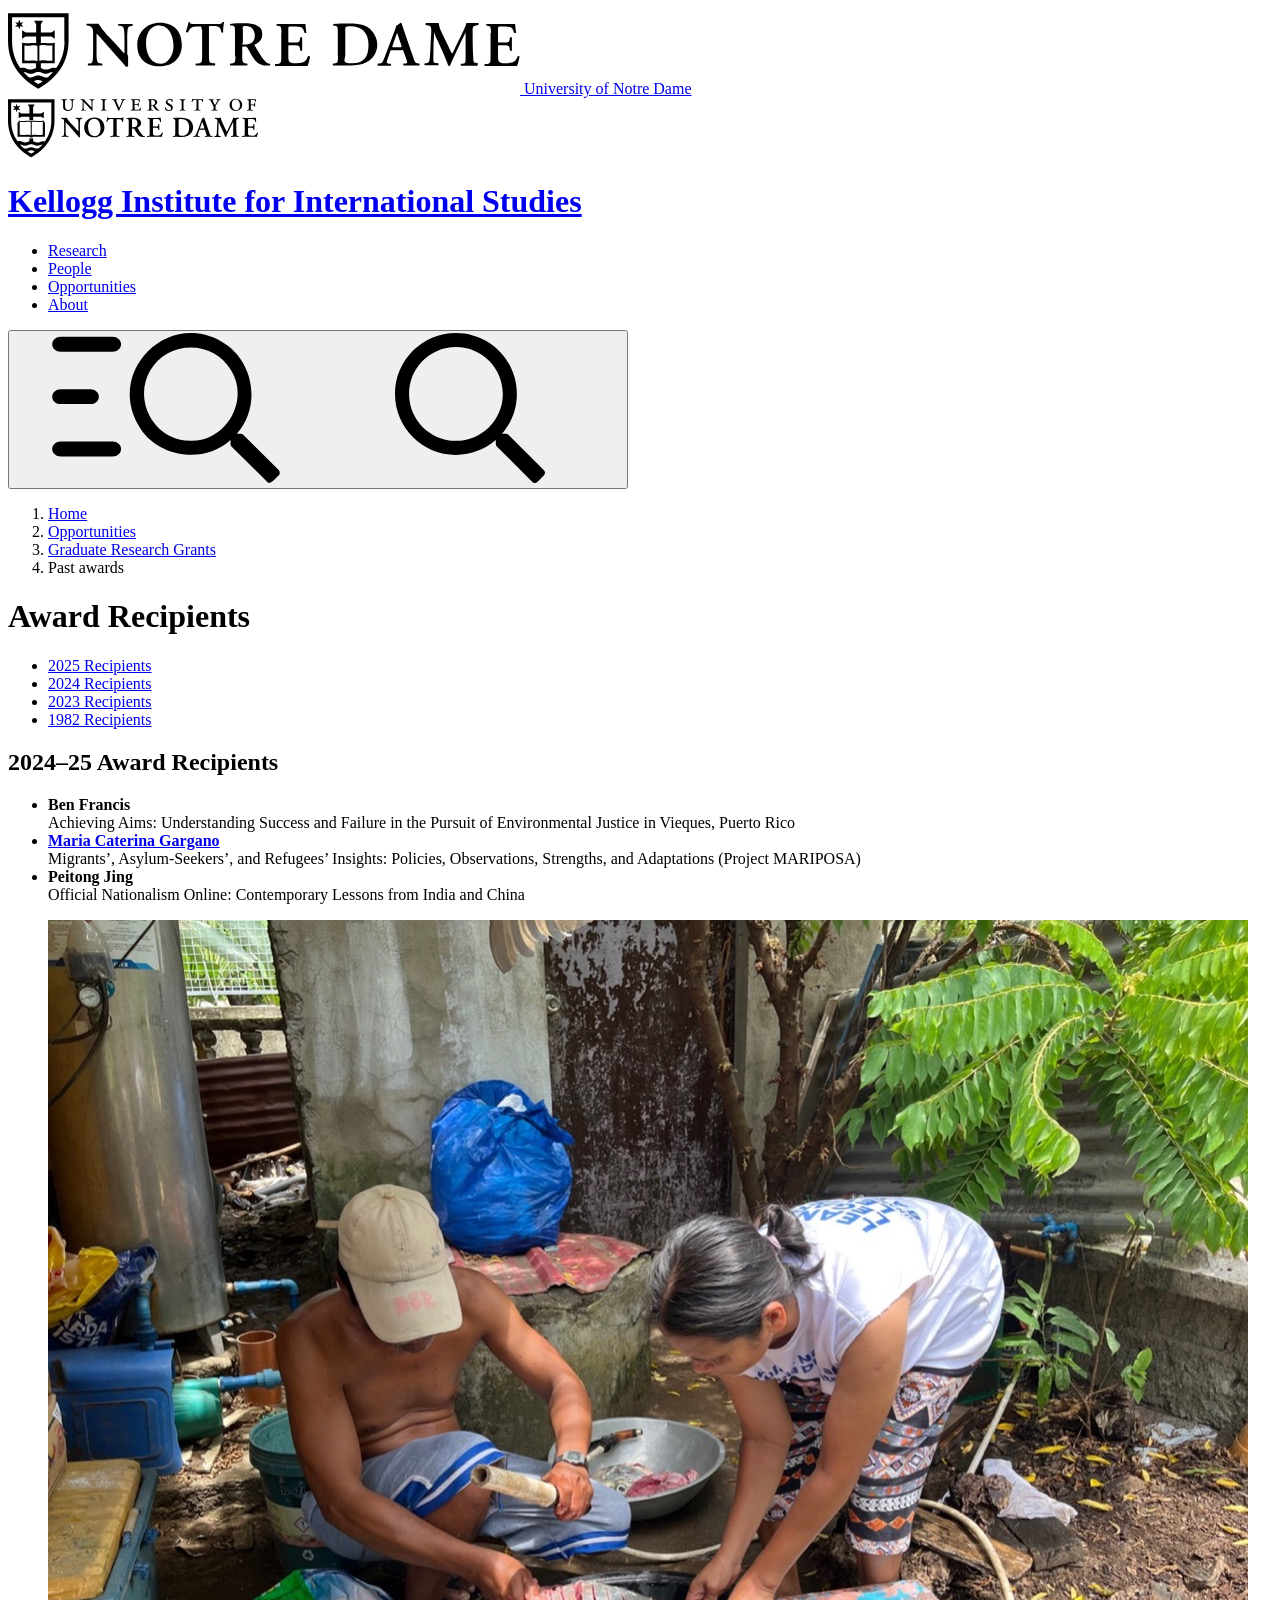
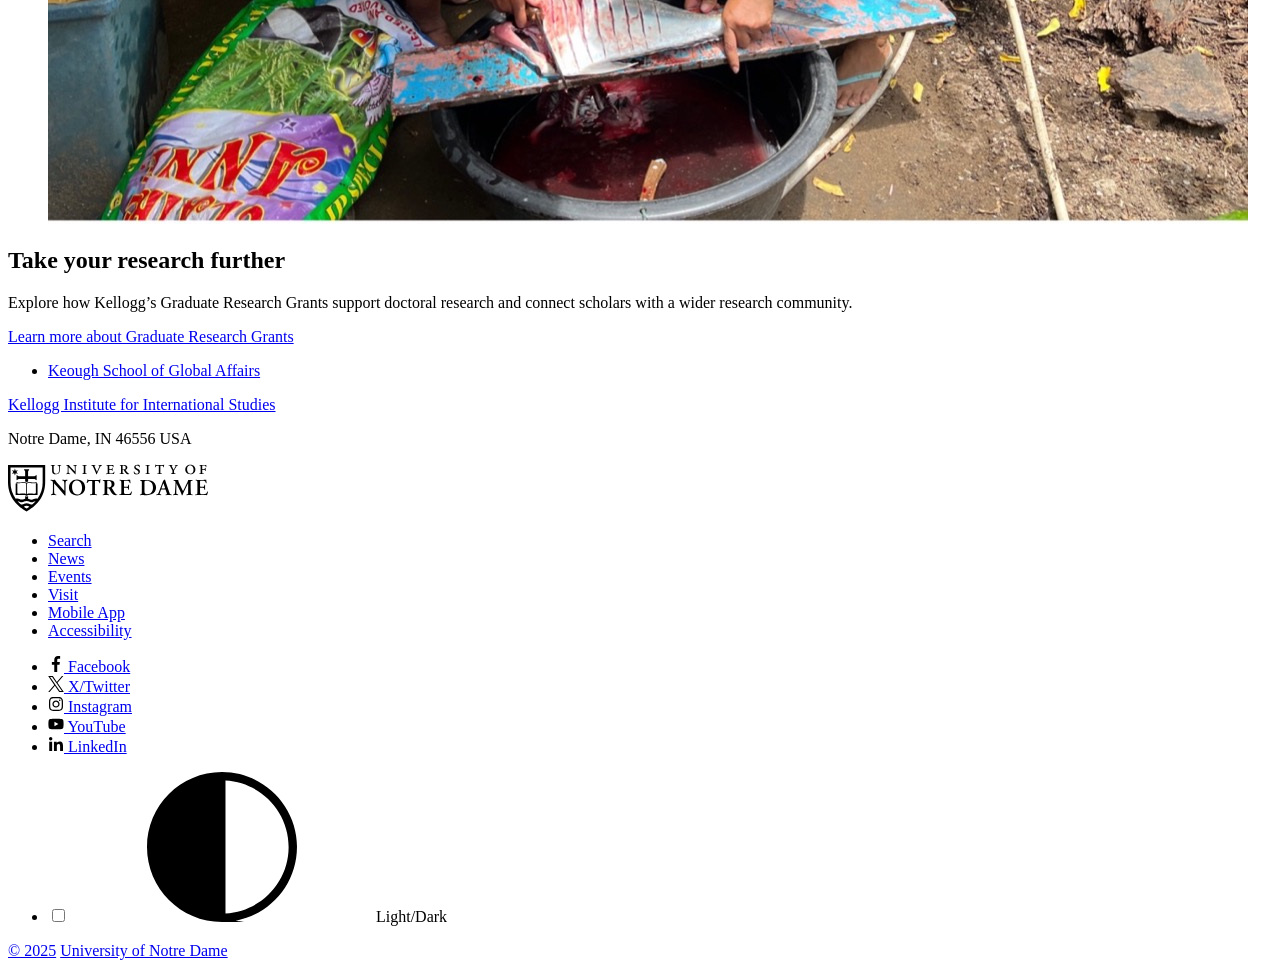
<file: kellogg-grant-history/smu-2024.html>
<!doctype html>
<html lang="en"><head><meta charset="utf-8"><meta name="viewport" content="width=device-width,initial-scale=1">
<meta name="robots" content="noindex,nofollow"><meta name="description" content="Explore Kellogg graduate research awards, recipients, and projects, with selected records from recent years and 1982.">
<title>Award Recipients | Graduate Research Grants | Kellogg Institute</title>
<link rel="stylesheet" href="https://conductor.nd.edu/stylesheets/themes/ndt/4.0/ndt.css">
<link rel="icon" href="https://static.nd.edu/favicon.ico"><link rel="icon" href="https://static.nd.edu/images/monogram/monogram.svg" type="image/svg+xml"><link rel="apple-touch-icon" href="https://static.nd.edu/images/webclips/default/webclip-180.png">
</head><body>
<svg xmlns="http://www.w3.org/2000/svg" xmlns:xlink="http://www.w3.org/1999/xlink" class="nd-sprite" style="display:none" aria-hidden="true" focusable="false">
<!-- Official Notre Dame Web Theme v4 icon sprite: https://static.nd.edu/images/icons/ndt4-v1.svg (icons, academic-mark, mobile-mark, shield) -->
<symbol id="icon-search" viewBox="0 0 512 512">
	<path d="M508.5 468.9L387.1 347.5c-2.3-2.3-5.3-3.5-8.5-3.5h-13.2c31.5-36.5 50.6-84 50.6-136C416 93.1 322.9 0 208 0S0 93.1 0 208s93.1 208 208 208c52 0 99.5-19.1 136-50.6v13.2c0 3.2 1.3 6.2 3.5 8.5l121.4 121.4c4.7 4.7 12.3 4.7 17 0l22.6-22.6c4.7-4.7 4.7-12.3 0-17zM208 368c-88.4 0-160-71.6-160-160S119.6 48 208 48s160 71.6 160 160-71.6 160-160 160z"/>
</symbol>
<symbol id="icon-menu" viewBox="0 0 448 512">
	<path d="M436 124H12c-6.627 0-12-5.373-12-12V80c0-6.627 5.373-12 12-12h424c6.627 0 12 5.373 12 12v32c0 6.627-5.373 12-12 12zm0 160H12c-6.627 0-12-5.373-12-12v-32c0-6.627 5.373-12 12-12h424c6.627 0 12 5.373 12 12v32c0 6.627-5.373 12-12 12zm0 160H12c-6.627 0-12-5.373-12-12v-32c0-6.627 5.373-12 12-12h424c6.627 0 12 5.373 12 12v32c0 6.627-5.373 12-12 12z"/>
</symbol>
<symbol id="icon-search-menu" viewBox="0 0 777 512">
	<path d="M773.8,468.9c4.3,4,3.8,13.5,0,17-8.4,5.5-29.2,37.1-40,22l-121.9-120.8c-4.9-4.3-2.4-16.4-3-22-93,85.1-255.7,59.3-315.4-52C188.1,129.8,392.9-76.8,577.2,28.6c111.4,61.5,138,221.4,52.9,315.4,5.6.6,17.8-1.8,22,3l121.9,121.9h-.2ZM473.4,368c119.3,3.5,201-137.2,137.8-239.6-60.2-105.9-216.8-104.7-276.5,0-61.1,104.4,17,242.2,138.7,239.6h0Z"/>
  <path d="M206.2,370.2H29c-16,0-28.9,11.5-28.9,25.5s12.9,25.5,28.9,25.5h177.2c16,0,28.9-11.5,28.9-25.5s-12.9-25.5-28.9-25.5h0Z"/>
  <path d="M29,64h177.2c16,0,28.9-11.4,28.9-25.5s-12.9-25.5-28.9-25.5H29C13.1,13,.2,24.4.2,38.5s12.9,25.5,28.9,25.5Z"/>
  <path d="M29,242.7h101.3c16,0,28.9-11.4,28.9-25.5s-12.9-25.5-28.9-25.5H29c-16,0-28.9,11.5-28.9,25.5s12.9,25.5,28.9,25.5h0Z"/>
</symbol>
<symbol id="icon-close" viewBox="0 0 332.5 332.5">
	<path d="M191.7,166.2L328.9,29c4.7-4.7,4.7-12.3,0-17l-8.5-8.5c-4.7-4.7-12.3-4.7-17,0l-137.2,137.2L29,3.6c-4.7-4.7-12.3-4.7-17,0L3.5,12.1c-4.7,4.7-4.7,12.3,0,17l137.2,137.1L3.6,303.4c-4.7,4.7-4.7,12.3,0,17l8.5,8.5c4.7,4.7,12.3,4.7,17,0l137.1-137.2,137.2,137.2c4.7,4.7,12.3,4.7,17,0l8.5-8.5c4.7-4.7,4.7-12.3,0-17l-137.2-137.2Z"/>
</symbol>
<symbol id="icon-refresh" viewBox="0 0 512 512">
	<path d="M12 8h27.711c6.739 0 12.157 5.548 11.997 12.286l-2.347 98.568C93.925 51.834 170.212 7.73 256.793 8.001 393.18 8.428 504.213 120.009 504 256.396 503.786 393.181 392.835 504 256 504c-63.926 0-122.202-24.187-166.178-63.908-5.113-4.618-5.354-12.561-.482-17.433l19.738-19.738c4.498-4.498 11.753-4.785 16.501-.552C160.213 433.246 205.895 452 256 452c108.322 0 196-87.662 196-196 0-108.322-87.662-196-196-196-79.545 0-147.941 47.282-178.675 115.302l126.389-3.009c6.737-.16 12.286 5.257 12.286 11.997V212c0 6.627-5.373 12-12 12H12c-6.627 0-12-5.373-12-12V20C0 13.373 5.373 8 12 8z"/>
</symbol>
<symbol id="icon-check" viewBox="0 0 512 512">
	<path d="M435.848 83.466L172.804 346.51l-96.652-96.652c-4.686-4.686-12.284-4.686-16.971 0l-28.284 28.284c-4.686 4.686-4.686 12.284 0 16.971l133.421 133.421c4.686 4.686 12.284 4.686 16.971 0l299.813-299.813c4.686-4.686 4.686-12.284 0-16.971l-28.284-28.284c-4.686-4.686-12.284-4.686-16.97 0z"/>
</symbol>
<symbol id="icon-map-pin" viewBox="0 0 384 512">
	<path d="M172.268 501.67C26.97 291.031 0 269.413 0 192 0 85.961 85.961 0 192 0s192 85.961 192 192c0 77.413-26.97 99.031-172.268 309.67-9.535 13.774-29.93 13.773-39.464 0zM192 272c44.183 0 80-35.817 80-80s-35.817-80-80-80-80 35.817-80 80 35.817 80 80 80z"/>
</symbol>
<symbol id="icon-plus" viewBox="0 0 448 512">
	<path d="M436 228H252V44c0-6.6-5.4-12-12-12h-32c-6.6 0-12 5.4-12 12v184H12c-6.6 0-12 5.4-12 12v32c0 6.6 5.4 12 12 12h184v184c0 6.6 5.4 12 12 12h32c6.6 0 12-5.4 12-12V284h184c6.6 0 12-5.4 12-12v-32c0-6.6-5.4-12-12-12z"/>
</symbol>
<symbol id="icon-minus" viewBox="0 0 448 512">
	<path d="M436 284c6.6 0 12-5.4 12-12v-32c0-6.6-5.4-12-12-12H12c-6.6 0-12 5.4-12 12v32c0 6.6 5.4 12 12 12h424z"/>
</symbol>
<symbol id="icon-user" viewBox="0 0 512 512">
	<path d="M423.309 291.025L402.221 285C431.798 243.89 436 202.294 436 180 436 80.649 355.484 0 256 0 156.649 0 76 80.516 76 180c0 22.299 4.198 63.884 33.779 105l-21.088 6.025C21.28 310.285 0 371.59 0 408.605v25.681C0 477.138 34.862 512 77.714 512h356.571C477.138 512 512 477.138 512 434.286v-25.681c0-36.247-20.725-98.161-88.691-117.58zM256 48c72.902 0 132 59.099 132 132s-59.098 132-132 132-132-59.099-132-132S183.098 48 256 48zm208 386.286c0 16.41-13.304 29.714-29.714 29.714H77.714C61.304 464 48 450.696 48 434.286v-25.681c0-33.167 21.987-62.316 53.878-71.427l46.103-13.172C162.683 335.058 200.427 360 256 360s93.317-24.942 108.019-35.994l46.103 13.172C442.013 346.29 464 375.438 464 408.605v25.681z"/>
</symbol>
<symbol id="icon-calendar" viewBox="0 0 448 512">
	<path d="M148 288h-40c-6.6 0-12-5.4-12-12v-40c0-6.6 5.4-12 12-12h40c6.6 0 12 5.4 12 12v40c0 6.6-5.4 12-12 12zm108-12v-40c0-6.6-5.4-12-12-12h-40c-6.6 0-12 5.4-12 12v40c0 6.6 5.4 12 12 12h40c6.6 0 12-5.4 12-12zm96 0v-40c0-6.6-5.4-12-12-12h-40c-6.6 0-12 5.4-12 12v40c0 6.6 5.4 12 12 12h40c6.6 0 12-5.4 12-12zm-96 96v-40c0-6.6-5.4-12-12-12h-40c-6.6 0-12 5.4-12 12v40c0 6.6 5.4 12 12 12h40c6.6 0 12-5.4 12-12zm-96 0v-40c0-6.6-5.4-12-12-12h-40c-6.6 0-12 5.4-12 12v40c0 6.6 5.4 12 12 12h40c6.6 0 12-5.4 12-12zm192 0v-40c0-6.6-5.4-12-12-12h-40c-6.6 0-12 5.4-12 12v40c0 6.6 5.4 12 12 12h40c6.6 0 12-5.4 12-12zm96-260v352c0 26.5-21.5 48-48 48H48c-26.5 0-48-21.5-48-48V112c0-26.5 21.5-48 48-48h48V12c0-6.6 5.4-12 12-12h40c6.6 0 12 5.4 12 12v52h128V12c0-6.6 5.4-12 12-12h40c6.6 0 12 5.4 12 12v52h48c26.5 0 48 21.5 48 48zm-48 346V160H48v298c0 3.3 2.7 6 6 6h340c3.3 0 6-2.7 6-6z"/>
</symbol>
<symbol id="icon-calendar-add" viewBox="0 0 448 512">
	<path d="M336 292v24c0 6.6-5.4 12-12 12h-76v76c0 6.6-5.4 12-12 12h-24c-6.6 0-12-5.4-12-12v-76h-76c-6.6 0-12-5.4-12-12v-24c0-6.6 5.4-12 12-12h76v-76c0-6.6 5.4-12 12-12h24c6.6 0 12 5.4 12 12v76h76c6.6 0 12 5.4 12 12zm112-180v352c0 26.5-21.5 48-48 48H48c-26.5 0-48-21.5-48-48V112c0-26.5 21.5-48 48-48h48V12c0-6.6 5.4-12 12-12h40c6.6 0 12 5.4 12 12v52h128V12c0-6.6 5.4-12 12-12h40c6.6 0 12 5.4 12 12v52h48c26.5 0 48 21.5 48 48zm-48 346V160H48v298c0 3.3 2.7 6 6 6h340c3.3 0 6-2.7 6-6z"/>
</symbol>
<symbol id="icon-envelope" viewBox="0 0 512 512">
	<path d="M464 64H48C21.49 64 0 85.49 0 112v288c0 26.51 21.49 48 48 48h416c26.51 0 48-21.49 48-48V112c0-26.51-21.49-48-48-48zm0 48v40.805c-22.422 18.259-58.168 46.651-134.587 106.49-16.841 13.247-50.201 45.072-73.413 44.701-23.208.375-56.579-31.459-73.413-44.701C106.18 199.465 70.425 171.067 48 152.805V112h416zM48 400V214.398c22.914 18.251 55.409 43.862 104.938 82.646 21.857 17.205 60.134 55.186 103.062 54.955 42.717.231 80.509-37.199 103.053-54.947 49.528-38.783 82.032-64.401 104.947-82.653V400H48z"/>
</symbol>
<symbol id="icon-download" viewBox="0 0 576 512">
	<path d="M528 288h-92.1l46.1-46.1c30.1-30.1 8.8-81.9-33.9-81.9h-64V48c0-26.5-21.5-48-48-48h-96c-26.5 0-48 21.5-48 48v112h-64c-42.6 0-64.2 51.7-33.9 81.9l46.1 46.1H48c-26.5 0-48 21.5-48 48v128c0 26.5 21.5 48 48 48h480c26.5 0 48-21.5 48-48V336c0-26.5-21.5-48-48-48zm-400-80h112V48h96v160h112L288 368 128 208zm400 256H48V336h140.1l65.9 65.9c18.8 18.8 49.1 18.7 67.9 0l65.9-65.9H528v128zm-88-64c0-13.3 10.7-24 24-24s24 10.7 24 24-10.7 24-24 24-24-10.7-24-24z"/>
</symbol>
<symbol id="icon-home" viewBox="0 0 576 512">
	<path d="M488 312.7V456c0 13.3-10.7 24-24 24H348c-6.6 0-12-5.4-12-12V356c0-6.6-5.4-12-12-12h-72c-6.6 0-12 5.4-12 12v112c0 6.6-5.4 12-12 12H112c-13.3 0-24-10.7-24-24V312.7c0-3.6 1.6-7 4.4-9.3l188-154.8c4.4-3.6 10.8-3.6 15.3 0l188 154.8c2.7 2.3 4.3 5.7 4.3 9.3zm83.6-60.9L488 182.9V44.4c0-6.6-5.4-12-12-12h-56c-6.6 0-12 5.4-12 12V117l-89.5-73.7c-17.7-14.6-43.3-14.6-61 0L4.4 251.8c-5.1 4.2-5.8 11.8-1.6 16.9l25.5 31c4.2 5.1 11.8 5.8 16.9 1.6l235.2-193.7c4.4-3.6 10.8-3.6 15.3 0l235.2 193.7c5.1 4.2 12.7 3.5 16.9-1.6l25.5-31c4.2-5.2 3.4-12.7-1.7-16.9z"/>
</symbol>
<symbol id="icon-clock" viewBox="0 0 512 512">
	<path d="M256 8C119 8 8 119 8 256s111 248 248 248 248-111 248-248S393 8 256 8zm0 448c-110.5 0-200-89.5-200-200S145.5 56 256 56s200 89.5 200 200-89.5 200-200 200zm61.8-104.4l-84.9-61.7c-3.1-2.3-4.9-5.9-4.9-9.7V116c0-6.6 5.4-12 12-12h32c6.6 0 12 5.4 12 12v141.7l66.8 48.6c5.4 3.9 6.5 11.4 2.6 16.8L334.6 349c-3.9 5.3-11.4 6.5-16.8 2.6z"/>
</symbol>
<symbol id="icon-history" viewBox="0 0 512 512">
	<path d="M504 255.532c.252 136.64-111.182 248.372-247.822 248.468-64.014.045-122.373-24.163-166.394-63.942-5.097-4.606-5.3-12.543-.443-17.4l16.96-16.96c4.529-4.529 11.776-4.659 16.555-.395C158.208 436.843 204.848 456 256 456c110.549 0 200-89.468 200-200 0-110.549-89.468-200-200-200-55.52 0-105.708 22.574-141.923 59.043l49.091 48.413c7.641 7.535 2.305 20.544-8.426 20.544H26.412c-6.627 0-12-5.373-12-12V45.443c0-10.651 12.843-16.023 20.426-8.544l45.097 44.474C124.866 36.067 187.15 8 256 8c136.811 0 247.747 110.781 248 247.532zm-167.058 90.173l14.116-19.409c3.898-5.36 2.713-12.865-2.647-16.763L280 259.778V116c0-6.627-5.373-12-12-12h-24c-6.627 0-12 5.373-12 12v168.222l88.179 64.13c5.36 3.897 12.865 2.712 16.763-2.647z"/>
</symbol>
<symbol id="icon-external-link" viewBox="0 0 512 512">
	<path d="M498.6,266v154.9c0,46.1-27.5,77.7-77.7,77.7H91.1c-44.7,0-77.7-30.5-77.7-77.7V91.1c0-49.3,27.4-77.7,77.7-77.7H236c18,0,30.6,12.5,30.6,30.5S254,74.5,236,74.5H91.1c-10.3,0-16.6,6.4-16.6,16.6v329.8c0,10.3,6.4,16.6,16.6,16.6h329.7c10.3,0,16.6-6.4,16.6-16.6V266c0-18,12.6-30.6,30.6-30.6S498.6,248,498.6,266z M350.2,74.7h44.3l-207.1,207c-12.2,12.2-12.2,30.7,0,42.9c13.8,14.2,36.5,6.3,42.8,0l207.1-207.1v44.3c0,18,12.6,30.6,30.6,30.6s30.6-12.6,30.6-30.6V44c0-19.2-10.3-30.5-30.5-30.5H350.2c-18,0-30.6,12.6-30.6,30.6S332.2,74.7,350.2,74.7z"/>
</symbol>
<symbol id="icon-lock" viewBox="0 0 448 512">
	<path d="M400 224h-24v-72C376 68.2 307.8 0 224 0S72 68.2 72 152v72H48c-26.5 0-48 21.5-48 48v192c0 26.5 21.5 48 48 48h352c26.5 0 48-21.5 48-48V272c0-26.5-21.5-48-48-48zM264 392c0 22.1-17.9 40-40 40s-40-17.9-40-40v-48c0-22.1 17.9-40 40-40s40 17.9 40 40v48zm32-168H152v-72c0-39.7 32.3-72 72-72s72 32.3 72 72v72z"/>
</symbol>
<symbol id="icon-play" viewBox="0 0 448 512">
	<path d="M424.4 214.7L72.4 6.6C43.8-10.3 0 6.1 0 47.9V464c0 37.5 40.7 60.1 72.4 41.3l352-208c31.4-18.5 31.5-64.1 0-82.6z"/>
</symbol>
<symbol id="icon-feed" viewBox="0 0 448 512">
	<path d="M128.081 415.959c0 35.369-28.672 64.041-64.041 64.041S0 451.328 0 415.959s28.672-64.041 64.041-64.041 64.04 28.673 64.04 64.041zm175.66 47.25c-8.354-154.6-132.185-278.587-286.95-286.95C7.656 175.765 0 183.105 0 192.253v48.069c0 8.415 6.49 15.472 14.887 16.018 111.832 7.284 201.473 96.702 208.772 208.772.547 8.397 7.604 14.887 16.018 14.887h48.069c9.149.001 16.489-7.655 15.995-16.79zm144.249.288C439.596 229.677 251.465 40.445 16.503 32.01 7.473 31.686 0 38.981 0 48.016v48.068c0 8.625 6.835 15.645 15.453 15.999 191.179 7.839 344.627 161.316 352.465 352.465.353 8.618 7.373 15.453 15.999 15.453h48.068c9.034-.001 16.329-7.474 16.005-16.504z"/>
</symbol>
<symbol id="icon-mode" viewBox="0 0 512 512">
  <path d="M512,256C512,114.6,397.4,0,256,0S0,114.6,0,256s114.6,256,256,256,32.8-1.6,48.5-4.6c21.4,0,14.5,0,.2,0,118.1-22.8,207.2-126.6,207.2-251.3ZM483.4,256c0,121.4-95.6,220.6-215.5,226.8V29.2c119.8,6.3,215.5,105.5,215.5,226.8Z"/>
</symbol>
<symbol id="icon-box-arrow-up" viewBox="0 0 365 512">
  <path d="M314.3,176.9h-61.5c-6.9,0-12.6,5.6-12.6,12.6v17.1c0,6.9,5.6,12.6,12.6,12.6h61.5c4.5,0,8.1,3.7,8.1,8.1v234.3c0,4.5-3.7,8.1-8.1,8.1H50.7c-4.5,0-8.1-3.7-8.1-8.1v-234.3c0-4.5,3.7-8.1,8.1-8.1h62c6.9,0,12.6-5.6,12.6-12.6v-17.1c0-6.9-5.6-12.6-12.6-12.6h-62C22.9,176.9.3,199.5.3,227.3v234.3c0,27.8,22.6,50.4,50.4,50.4h263.6c27.8,0,50.4-22.6,50.4-50.4v-234.3c0-27.8-22.6-50.4-50.4-50.4Z"/>
  <path d="M63.7,133.8l11.5,11.5c2.1,2.1,4.5,3,7.7,3s6.8-1.6,8.2-3l76.6-76.6v232c0,3.7,2.5,6.6,3.5,7.7,1.1,1.1,3.9,3.5,7.7,3.5h15.3c3,0,5.9-1.3,8.2-3.5h0c1.9-2,2.9-4.8,2.9-7.7V68.7l76.6,76.6.3.3.4.2c1.9,1.3,3.9,2.4,7.5,2.4s5.6-.9,7.7-3l11.2-11.2.3-.4c1.3-1.9,2.4-3.9,2.4-7.5s-.9-5.6-3-7.7L194.4,4.7c-1.9-2.4-4.7-3.8-7.9-3.8s-5,.8-7.5,2.4l-.4.3-114.4,114.9c-1.9,1.9-3,4.7-3,7.7s.6,4.6,2,6.9l.4.7Z"/>
</symbol>
<symbol id="icon-arrow-right" viewBox="0 0 448 512">
  <path d="M218.101 38.101L198.302 57.9c-4.686 4.686-4.686 12.284 0 16.971L353.432 230H12c-6.627 0-12 5.373-12 12v28c0 6.627 5.373 12 12 12h341.432l-155.13 155.13c-4.686 4.686-4.686 12.284 0 16.971l19.799 19.799c4.686 4.686 12.284 4.686 16.971 0l209.414-209.414c4.686-4.686 4.686-12.284 0-16.971L235.071 38.101c-4.686-4.687-12.284-4.687-16.97 0z"/>
</symbol>
<symbol id="icon-arrow-down" viewBox="0 0 448 512">
  <path d="M441.9,250.1l-19.8-19.8c-4.7-4.7-12.3-4.7-17,0l-155.1,155.1V44c0-6.6-5.4-12-12-12h-28c-6.6,0-12,5.4-12,12v341.4L42.9,230.3c-4.7-4.7-12.3-4.7-17,0l-19.8,19.8c-4.7,4.7-4.7,12.3,0,17l209.4,209.4c4.7,4.7,12.3,4.7,17,0l209.4-209.4c4.7-4.7,4.7-12.3,0-17Z"/>
</symbol>
<symbol id="icon-arrow-left" viewBox="0 0 448 512">
  <path d="M218.101 38.101L198.302 57.9c-4.686 4.686-4.686 12.284 0 16.971L353.432 230H12c-6.627 0-12 5.373-12 12v28c0 6.627 5.373 12 12 12h341.432l-155.13 155.13c-4.686 4.686-4.686 12.284 0 16.971l19.799 19.799c4.686 4.686 12.284 4.686 16.971 0l209.414-209.414c4.686-4.686 4.686-12.284 0-16.971L235.071 38.101c-4.686-4.687-12.284-4.687-16.97 0z"/>
</symbol>
<symbol id="icon-arrow-up" viewBox="0 0 448 512">
  <path d="M6.101 261.899L25.9 281.698c4.686 4.686 12.284 4.686 16.971 0L198 126.568V468c0 6.627 5.373 12 12 12h28c6.627 0 12-5.373 12-12V126.568l155.13 155.13c4.686 4.686 12.284 4.686 16.971 0l19.799-19.799c4.686-4.686 4.686-12.284 0-16.971L232.485 35.515c-4.686-4.686-12.284-4.686-16.971 0L6.101 244.929c-4.687 4.686-4.687 12.284 0 16.97z"/>
</symbol>
<symbol id="icon-angle-left" viewBox="0 0 192 512">
	<path d="M4.2,247.5L151,99.5c4.7-4.7,12.3-4.7,17,0l19.8,19.8c4.7,4.7,4.7,12.3,0,17l-118.5,119.7,118.5,119.7c4.7,4.7,4.7,12.3,0,17l-19.8,19.8c-4.7,4.7-12.3,4.7-17,0L4.2,264.5c-4.7-4.7-4.7-12.3,0-17Z"/>
</symbol>
<symbol id="icon-angle-right" viewBox="0 0 192 512">
	<path d="M187.8 264.5L41 412.5c-4.7 4.7-12.3 4.7-17 0L4.2 392.7c-4.7-4.7-4.7-12.3 0-17L122.7 256 4.2 136.3c-4.7-4.7-4.7-12.3 0-17L24 99.5c4.7-4.7 12.3-4.7 17 0l146.8 148c4.7 4.7 4.7 12.3 0 17z"/>
</symbol>
<symbol id="icon-bluesky" viewBox="0 0 600 530">
	<path d="m135.72 44.03c66.496 49.921 138.02 151.14 164.28 205.46 26.262-54.316 97.782-155.54 164.28-205.46 47.98-36.021 125.72-63.892 125.72 24.795 0 17.712-10.155 148.79-16.111 170.07-20.703 73.984-96.144 92.854-163.25 81.433 117.3 19.964 147.14 86.092 82.697 152.22-122.39 125.59-175.91-31.511-189.63-71.766-2.514-7.3797-3.6904-10.832-3.7077-7.8964-0.0174-2.9357-1.1937 0.51669-3.7077 7.8964-13.714 40.255-67.233 197.36-189.63 71.766-64.444-66.128-34.605-132.26 82.697-152.22-67.108 11.421-142.55-7.4491-163.25-81.433-5.9562-21.282-16.111-152.36-16.111-170.07 0-88.687 77.742-60.816 125.72-24.795z"/>
</symbol>
<symbol id="icon-linkedin" viewBox="0 0 448 512">
	<path d="M100.3 480H7.4V180.9h92.9V480zM53.8 140.1C24.1 140.1 0 115.5 0 85.8 0 56.1 24.1 32 53.8 32c29.7 0 53.8 24.1 53.8 53.8 0 29.7-24.1 54.3-53.8 54.3zM448 480h-92.7V334.4c0-34.7-.7-79.2-48.3-79.2-48.3 0-55.7 37.7-55.7 76.7V480h-92.8V180.9h89.1v40.8h1.3c12.4-23.5 42.7-48.3 87.9-48.3 94 0 111.3 61.9 111.3 142.3V480z"/>
</symbol>
<symbol id="icon-twitter-x" viewBox="0 0 1200 1227">
  <path d="M714.163 519.284L1160.89 0H1055.03L667.137 450.887L357.328 0H0L468.492 681.821L0 1226.37H105.866L515.491 750.218L842.672 1226.37H1200L714.137 519.284H714.163ZM569.165 687.828L521.697 619.934L144.011 79.6944H306.615L611.412 515.685L658.88 583.579L1055.08 1150.3H892.476L569.165 687.854V687.828Z"/>
</symbol>
<symbol id="icon-facebook" viewBox="0 0 264 512">
	<path d="M76.7 512V283H0v-91h76.7v-71.7C76.7 42.4 124.3 0 193.8 0c33.3 0 61.9 2.5 70.2 3.6V85h-48.2c-37.8 0-45.1 18-45.1 44.3V192H256l-11.7 91h-73.6v229"/>
</symbol>
<symbol id="icon-google" viewBox="0 0 448 512">
	<path d="M488 261.8C488 403.3 391.1 504 248 504 110.8 504 0 393.2 0 256S110.8 8 248 8c66.8 0 123 24.5 166.3 64.9l-67.5 64.9C258.5 52.6 94.3 116.6 94.3 256c0 86.5 69.1 156.6 153.7 156.6 98.2 0 135-70.4 140.8-106.9H248v-85.3h236.1c2.3 12.7 3.9 24.9 3.9 41.4z"/>
</symbol>
<symbol id="icon-vimeo" viewBox="0 0 448 512">
	<path d="M447.8 153.6c-2 43.6-32.4 103.3-91.4 179.1-60.9 79.2-112.4 118.8-154.6 118.8-26.1 0-48.2-24.1-66.3-72.3C100.3 250 85.3 174.3 56.2 174.3c-3.4 0-15.1 7.1-35.2 21.1L0 168.2c51.6-45.3 100.9-95.7 131.8-98.5 34.9-3.4 56.3 20.5 64.4 71.5 28.7 181.5 41.4 208.9 93.6 126.7 18.7-29.6 28.8-52.1 30.2-67.6 4.8-45.9-35.8-42.8-63.3-31 22-72.1 64.1-107.1 126.2-105.1 45.8 1.2 67.5 31.1 64.9 89.4z"/>
</symbol>
<symbol id="icon-youtube" viewBox="0 0 576 512">
	<path d="M549.655 124.083c-6.281-23.65-24.787-42.276-48.284-48.597C458.781 64 288 64 288 64S117.22 64 74.629 75.486c-23.497 6.322-42.003 24.947-48.284 48.597-11.412 42.867-11.412 132.305-11.412 132.305s0 89.438 11.412 132.305c6.281 23.65 24.787 41.5 48.284 47.821C117.22 448 288 448 288 448s170.78 0 213.371-11.486c23.497-6.321 42.003-24.171 48.284-47.821 11.412-42.867 11.412-132.305 11.412-132.305s0-89.438-11.412-132.305zm-317.51 213.508V175.185l142.739 81.205-142.739 81.201z"/>
</symbol>
<symbol id="icon-instagram" viewBox="0 0 448 512">
	<path d="M224.1 141c-63.6 0-114.9 51.3-114.9 114.9s51.3 114.9 114.9 114.9S339 319.5 339 255.9 287.7 141 224.1 141zm0 189.6c-41.1 0-74.7-33.5-74.7-74.7s33.5-74.7 74.7-74.7 74.7 33.5 74.7 74.7-33.6 74.7-74.7 74.7zm146.4-194.3c0 14.9-12 26.8-26.8 26.8-14.9 0-26.8-12-26.8-26.8s12-26.8 26.8-26.8 26.8 12 26.8 26.8zm76.1 27.2c-1.7-35.9-9.9-67.7-36.2-93.9-26.2-26.2-58-34.4-93.9-36.2-37-2.1-147.9-2.1-184.9 0-35.8 1.7-67.6 9.9-93.9 36.1s-34.4 58-36.2 93.9c-2.1 37-2.1 147.9 0 184.9 1.7 35.9 9.9 67.7 36.2 93.9s58 34.4 93.9 36.2c37 2.1 147.9 2.1 184.9 0 35.9-1.7 67.7-9.9 93.9-36.2 26.2-26.2 34.4-58 36.2-93.9 2.1-37 2.1-147.8 0-184.8zM398.8 388c-7.8 19.6-22.9 34.7-42.6 42.6-29.5 11.7-99.5 9-132.1 9s-102.7 2.6-132.1-9c-19.6-7.8-34.7-22.9-42.6-42.6-11.7-29.5-9-99.5-9-132.1s-2.6-102.7 9-132.1c7.8-19.6 22.9-34.7 42.6-42.6 29.5-11.7 99.5-9 132.1-9s102.7-2.6 132.1 9c19.6 7.8 34.7 22.9 42.6 42.6 11.7 29.5 9 99.5 9 132.1s2.7 102.7-9 132.1z"/>
</symbol>
<symbol id="icon-snapchat" viewBox="0 0 32 30">
	<path d="M31.7,23.4c-.4.7-1.7,1.3-4.2,1.7,0,.1-.1.4-.2.7l-.2.7c-.1.4-.4.6-.7.6s-.4,0-.8-.1c-.6-.1-1.2-.2-1.6-.2-.8,0-1.4.1-1.9.3-.4.2-.9.5-1.6,1-.9.6-1.5,1-2,1.2-.8.4-1.7.5-2.5.4-.9.1-1.7,0-2.5-.5-.6-.2-1.2-.6-1.8-1.1h0c-.7-.6-1.3-.9-1.6-1-.5-.2-1.2-.3-1.9-.3s-1,.1-1.7.2c-.4,0-.6,0-.7,0-.4,0-.6-.2-.7-.6l-.2-.7c-.1-.4-.2-.7-.2-.8-2.8-.4-4.2-1-4.2-2s0-.3.1-.4c.1-.1.2-.2.4-.2,1.8-.2,3.4-1.2,4.7-2.8.7-.8,1.2-1.6,1.5-2.5h0c.2-.5.3-.9.2-1.2-.1-.2-.4-.5-.7-.7-.2-.1-.6-.2-1-.4h-.4c-1.2-.6-1.7-1.2-1.6-1.8,0-.4.3-.6.8-.9.5-.2.9-.2,1.2,0,.6.2,1,.4,1.5.4s.4,0,.6-.1v-.7c-.2-1.5-.2-2.6-.2-3.4,0-1.2.2-2.2.5-3,.9-2,2.3-3.4,4.2-4.2,1.1-.5,2.3-.8,3.6-.8h.6c1.7,0,3.2.4,4.6,1.3,1.4.9,2.5,2.2,3.3,3.8.2.7.4,1.7.5,3,0,.8,0,1.9-.1,3.4v.8c0,.1.2.1.5.1.4,0,.9-.1,1.4-.4.4-.2.8-.2,1.3,0,.6.2.9.6.9,1.1s-.6,1.1-1.6,1.5h-.4c-1,.5-1.7.9-1.8,1.2-.1.3,0,.7.2,1.1h0c.3.9.8,1.7,1.5,2.5,1.4,1.6,2.9,2.6,4.7,2.8.2,0,.3.2.4.4.1.2.1.4,0,.6Z"/>
</symbol>
<symbol id="icon-exclamation" viewBox="0 0 576 512">
	<path d="M569.517 440.013C587.975 472.007 564.806 512 527.94 512H48.054c-36.937 0-59.999-40.055-41.577-71.987L246.423 23.985c18.467-32.009 64.72-31.951 83.154 0l239.94 416.028zM288 354c-25.405 0-46 20.595-46 46s20.595 46 46 46 46-20.595 46-46-20.595-46-46-46zm-43.673-165.346l7.418 136c.347 6.364 5.609 11.346 11.982 11.346h48.546c6.373 0 11.635-4.982 11.982-11.346l7.418-136c.375-6.874-5.098-12.654-11.982-12.654h-63.383c-6.884 0-12.356 5.78-11.981 12.654z"/>
</symbol>
<symbol id="icon-success" viewBox="0 0 512 512">
	<path d="M504 256c0 136.967-111.033 248-248 248S8 392.967 8 256 119.033 8 256 8s248 111.033 248 248zM227.314 387.314l184-184c6.248-6.248 6.248-16.379 0-22.627l-22.627-22.627c-6.248-6.249-16.379-6.249-22.628 0L216 308.118l-70.059-70.059c-6.248-6.248-16.379-6.248-22.628 0l-22.627 22.627c-6.248 6.248-6.248 16.379 0 22.627l104 104c6.249 6.249 16.379 6.249 22.628.001z"/>
</symbol>
<symbol id="icon-info" viewBox="0 0 512 512">
	<path d="M256 8C119.043 8 8 119.083 8 256c0 136.997 111.043 248 248 248s248-111.003 248-248C504 119.083 392.957 8 256 8zm0 110c23.196 0 42 18.804 42 42s-18.804 42-42 42-42-18.804-42-42 18.804-42 42-42zm56 254c0 6.627-5.373 12-12 12h-88c-6.627 0-12-5.373-12-12v-24c0-6.627 5.373-12 12-12h12v-64h-12c-6.627 0-12-5.373-12-12v-24c0-6.627 5.373-12 12-12h64c6.627 0 12 5.373 12 12v100h12c6.627 0 12 5.373 12 12v24z"/>
</symbol>
<symbol id="icon-question" viewBox="0 0 512 512">
	<path d="M504 256c0 136.997-111.043 248-248 248S8 392.997 8 256C8 119.083 119.043 8 256 8s248 111.083 248 248zM262.655 90c-54.497 0-89.255 22.957-116.549 63.758-3.536 5.286-2.353 12.415 2.715 16.258l34.699 26.31c5.205 3.947 12.621 3.008 16.665-2.122 17.864-22.658 30.113-35.797 57.303-35.797 20.429 0 45.698 13.148 45.698 32.958 0 14.976-12.363 22.667-32.534 33.976C247.128 238.528 216 254.941 216 296v4c0 6.627 5.373 12 12 12h56c6.627 0 12-5.373 12-12v-1.333c0-28.462 83.186-29.647 83.186-106.667 0-58.002-60.165-102-116.531-102zM256 338c-25.365 0-46 20.635-46 46 0 25.364 20.635 46 46 46s46-20.636 46-46c0-25.365-20.635-46-46-46z"/>
</symbol>
<symbol id="icon-flag" viewBox="0 0 512 512">
  <path d="M349.565 98.783C295.978 98.783 251.721 64 184.348 64c-24.955 0-47.309 4.384-68.045 12.013a55.947 55.947 0 0 0 3.586-23.562C118.117 24.015 94.806 1.206 66.338.048 34.345-1.254 8 24.296 8 56c0 19.026 9.497 35.825 24 45.945V488c0 13.255 10.745 24 24 24h16c13.255 0 24-10.745 24-24v-94.4c28.311-12.064 63.582-22.122 114.435-22.122 53.588 0 97.844 34.783 165.217 34.783 48.169 0 86.667-16.294 122.505-40.858C506.84 359.452 512 349.571 512 339.045v-243.1c0-23.393-24.269-38.87-45.485-29.016-34.338 15.948-76.454 31.854-116.95 31.854z"/>
</symbol>
<symbol id="icon-prohibited" viewBox="0 0 512 512">
  <path d="M504 256c0 136.997-111.043 248-248 248S8 392.997 8 256C8 119.083 119.043 8 256 8s248 111.083 248 248zm-248 50c-25.405 0-46 20.595-46 46s20.595 46 46 46 46-20.595 46-46-20.595-46-46-46zm-43.673-165.346l7.418 136c.347 6.364 5.609 11.346 11.982 11.346h48.546c6.373 0 11.635-4.982 11.982-11.346l7.418-136c.375-6.874-5.098-12.654-11.982-12.654h-63.383c-6.884 0-12.356 5.78-11.981 12.654z"/>
</symbol>
<symbol id="icon-globe" viewBox="0 0 60 60">
  <path d="M29.8,0c5.3,0,10.3,1.4,14.9,4.1s8.2,6.2,10.8,10.8,4.1,9.6,4.1,14.9-1.4,10.3-4.1,14.9-6.2,8.3-10.8,10.9c-4.6,2.6-9.6,4-14.9,4s-10.3-1.3-14.9-4c-4.6-2.6-8.3-6.4-10.9-10.9S0,35.1,0,29.8s1.3-10.3,4-14.9S10.3,6.7,14.9,4.1,24.4,0,29.8,0ZM52.9,18.2c-1.6-3.1-3.6-5.8-6.2-8-2.6-2.3-5.5-4-8.9-5,2.4,3.4,4.1,7.7,5.3,13.1h9.8ZM40.3,29.8c0-2.5-.2-5-.5-7.7h-20.2c-.4,2.6-.5,5.2-.5,7.7s.1,5.2.5,7.7h20.2c.2-2.5.5-5,.5-7.7ZM29.8,3.8c-1.7,0-3.5,1.3-5.2,3.8-1.9,2.6-3.2,6.2-4.2,10.6h18.7c-1-4.3-2.4-7.9-4.2-10.6-1.8-2.5-3.5-3.8-5.2-3.8ZM21.7,5.2c-3.4,1.1-6.4,2.8-9,5s-4.7,4.9-6.1,8h9.8c1.1-5.3,2.9-9.7,5.3-13.1ZM3.8,29.8c0,2.6.4,5.3,1.2,7.7h10.8c-.4-2.5-.5-5-.5-7.6s.1-5.2.5-7.8H5c-.8,2.5-1.2,5-1.2,7.7ZM6.6,41.3c1.4,3.1,3.5,5.9,6.1,8.2s5.6,4,9,4.9c-2.4-3.2-4.2-7.6-5.3-13.1H6.6ZM29.8,55.7c1.7,0,3.4-1.2,5.2-3.8,1.8-2.6,3.2-6.1,4.2-10.6h-18.7c1,4.4,2.3,7.9,4.2,10.6,1.7,2.6,3.5,3.8,5.2,3.8ZM37.9,54.3c3.2-1,6.1-2.6,8.8-4.9,2.6-2.3,4.7-5,6.2-8.2h-9.8c-1.2,5.4-2.9,9.7-5.2,13.1ZM43.7,37.4h10.8c.7-2.4,1.2-5,1.2-7.7s-.5-5.2-1.2-7.7h-10.8c.2,2.6.5,5.2.5,7.7s-.2,5-.5,7.7Z" />
</symbol>
<symbol id="academic-mark" viewBox="0 0 291.5 68.2">
	<g class="shield" fill="var(--mark-shield)">
		<path d="M9,8.91L5.66,8.25l2.22,2.54l-2.22,2.54L9,12.67l1.09,3.19l1.09-3.19l3.31,0.66l-2.23-2.54l2.23-2.54l-3.31,0.66l-1.09-3.2L9,8.91"/>
		<path d="M41.74,27.47v-2.23c-2.54,0.87-5.27,1.07-7.91,0.58c-4.75-0.68-6.72,0.62-6.72,0.62s-2-1.3-6.73-0.62c-2.64,0.49-5.37,0.29-7.91-0.58v2.23h-1.33v16.91h13.8c0.56,0.59,1.36,0.9,2.17,0.85c0.81,0.05,1.6-0.26,2.16-0.85h13.8V27.47H41.74z M26.53,42.68c0,0-1.68-1.14-6.43-0.53s-6.46-0.49-6.46-0.49V26.81c0,0,2,0.79,6.76,0.18s6.13,0.53,6.13,0.53L26.53,42.68zM40.59,41.68c0,0-1.72,1.09-6.47,0.48s-6.42,0.53-6.42,0.53V27.53c0,0,1.38-1.14,6.13-0.53s6.76-0.19,6.76-0.19L40.59,41.68z"/>
		<path d="M27.1,0.63H0v24.64C0,48.76,14.93,61.34,27.1,68.2c12.18-6.86,27.11-19.44,27.11-42.93V0.63H27.1z M27.1,63.88c-1.34-0.76-2.63-1.57-4-2.52c1.2-0.75,2.58-1.17,4-1.21c1.42,0.04,2.8,0.46,4,1.21C29.72,62.36,28.41,63.12,27.1,63.88M36.51,57.11c-0.45,0.48-1.03,0.8-1.67,0.94c-0.33,0.05-0.67,0.08-1,0.09c-2.75,0-3.37-1.65-6.73-1.65s-4,1.65-6.74,1.65c-0.33-0.01-0.67-0.04-1-0.09c-0.64-0.14-1.22-0.46-1.67-0.94c-1.35-1.19-2.61-2.47-3.78-3.84c2.53,0,3.16,1.54,6.44,1.54c2.76,0,3.37-1.66,6.74-1.66s4,1.66,6.73,1.66c3.29,0,3.9-1.53,6.44-1.54C39.11,54.64,37.85,55.93,36.51,57.11 M50.5,25.65c0.12,8.61-2.49,17.04-7.46,24.08l0,0c-0.7-0.23-1.44-0.33-2.18-0.32c-2.82,0-3.66,1.65-7,1.65c-2,0-2.91-0.9-4.58-1.37v-4c0,0-0.5,0.7-2.16,0.7S25,45.63,25,45.63v4c-1.67,0.47-2.54,1.38-4.58,1.38c-3.36,0-4.2-1.66-7-1.66c-0.74-0.01-1.48,0.09-2.19,0.32l0,0C6.24,42.66,3.61,34.25,3.7,25.65V4.33h46.81L50.5,25.65z"/>
		<path d="M29.26,20.9h9.33l3.15,1.82v-7.43l-3.15,1.82h-9.32V9.9l1.83-3.16h-8L25,9.9v7.21h-9.38l-3.15-1.82v7.43l3.15-1.82H25v3.79c0.75,0.09,1.48,0.31,2.16,0.65c0.68-0.34,1.41-0.56,2.16-0.65V20.9H29.26z"/>
	</g>
	<g class="text" fill="var(--mark-text)">
		<path d="M83.86,38.73c0,1,0,5.1,0.09,5.87c-0.27,0.34-0.7,0.52-1.13,0.47c-0.53-0.7-1.5-1.83-3.9-4.57l-7.81-8.91c-2.17-2.43-3.24-3.7-3.8-4.2c-0.1,0-0.1,0.37-0.1,2.14V36c0,2.5,0,5.57,0.6,6.58c0.42,0.52,1.04,0.82,1.7,0.83l0.73,0.09c0.3,0.24,0.27,0.88-0.06,1c-1.24-0.07-2.54-0.1-3.81-0.1s-2.3,0-3.46,0.1c-0.29-0.24-0.34-0.68-0.1-0.97c0.01-0.01,0.02-0.02,0.03-0.03l0.73-0.15c0.64-0.11,1.23-0.24,1.48-0.77c0.42-1,0.42-4,0.42-6.58v-7.88c0-2.6,0-3.13-1.1-4.1c-0.55-0.32-1.14-0.54-1.76-0.67l-0.51-0.1c-0.23-0.19-0.2-0.86,0.14-1c1.26,0.13,3.1,0.1,3.94,0.1c0.69,0,1.49,0,2.29-0.1c0.58,1.44,4.21,5.63,5.37,6.9l3.34,3.6c1.41,1.55,4.5,5.07,4.84,5.28c0.1-0.1,0.1-0.27,0.1-0.81v-6.5c0-2.5,0-5.57-0.64-6.57c-0.4-0.52-1.01-0.83-1.66-0.84l-0.77-0.1c-0.3-0.22-0.27-0.86,0.07-1c1.29,0.06,2.53,0.1,3.83,0.1s2.3,0,3.51-0.1c0.29,0.23,0.34,0.65,0.11,0.94c-0.02,0.02-0.03,0.04-0.05,0.06l-0.77,0.18c-0.63,0.09-1.19,0.23-1.43,0.76c-0.46,1-0.46,3.93-0.46,6.57L83.86,38.73z"/>
		<path d="M100.35,23.19c5.31,0,7.58,5.84,7.58,10.87c0,6.71-3.07,9.55-6.87,9.55c-5.71,0-7.68-6.28-7.68-10.88c0-7.1,3.64-9.54,7-9.54 M100.82,21.86c-6.33-0.27-11.69,4.64-11.96,10.97c-0.01,0.29-0.01,0.57-0.01,0.86c0,6,4.33,11.24,11.88,11.24c6.72,0,11.73-4.89,11.73-11.47c0-6.07-4-11.6-11.67-11.6"/>
		<path d="M122.78,25.19c0-1.4,0-1.46-0.89-1.46h-1c-3.06,0-4,0.37-5.2,3.06c-0.36,0.2-0.82,0.1-1.07-0.23c0.52-1.64,0.95-3.31,1.3-5c0.1-0.09,0.23-0.14,0.37-0.12c0.12-0.01,0.24,0.03,0.33,0.12c0.18,0.84,0.64,0.88,2.91,0.88h11.83c1.63,0,2.13-0.1,2.54-0.88c0.12-0.07,0.25-0.11,0.39-0.12c0.16-0.02,0.33,0.04,0.44,0.16c-0.37,1.74-0.54,3.53-0.5,5.31c-0.27,0.26-0.68,0.31-1,0.1c-0.43-2.61-1.06-3.23-4.63-3.23h-1c-0.88,0-0.91,0.06-0.91,1.46v14.37c0,3.53,0.31,3.63,1.88,3.8l1.19,0.12c0.25,0.29,0.23,0.74-0.06,1c-1.94-0.07-3.44-0.1-4.91-0.1s-3,0-5.17,0.1c-0.28-0.27-0.3-0.7-0.06-1l1.4-0.15c1.56-0.14,1.86-0.24,1.86-3.77L122.78,25.19z"/>
		<path d="M144.61,25.26c0-1.53,0-1.64,1.77-1.64c2.9,0,4.61,2.3,4.61,4.94c0,3.17-1.51,4.77-4.78,4.77c-1.6,0-1.6-0.06-1.6-1.13V25.26z M140.74,39.61c0,3.53-0.29,3.63-1.86,3.83l-0.74,0.09c-0.26,0.26-0.25,0.69,0.01,0.95c0.02,0.02,0.04,0.04,0.06,0.05c1.53-0.07,3-0.1,4.5-0.1s3,0,4.43,0.1c0.29-0.26,0.33-0.7,0.07-1l-0.73-0.09c-1.57-0.2-1.87-0.3-1.87-3.83v-4.27c0-0.71,0-0.74,1-0.74c0.87-0.16,1.74,0.31,2.07,1.13c0.8,1.3,1.74,3.15,2.64,4.54c2,3.11,3.77,4.41,7,4.41c0.74,0.02,1.48-0.05,2.2-0.21c0.11-0.21,0.09-0.48-0.07-0.66c-0.85-0.1-1.65-0.45-2.3-1c-1.56-1.31-3.24-4.13-5.9-8.64c-0.13-0.2-0.19-0.47,0-0.57c1.64-0.67,4-2.2,4-5.27c0.06-2.06-1.09-3.96-2.94-4.86c-1.98-0.88-4.14-1.29-6.31-1.18c-2.73,0-5.57,0.1-7.67,0.3c-0.25,0.26-0.25,0.67,0,0.93l0.86,0.1c1.57,0.17,1.6,0.57,1.6,3.77L140.74,39.61z"/>
		<path d="M165.18,27.2c0-3.54-0.3-3.65-1.87-3.87l-0.53-0.08c-0.22-0.22-0.2-0.83,0.07-1c0.63,0,1.33,0.06,2.07,0.06s1.5,0,2.23,0h6.37c2.14,0,4.08,0,4.51-0.1c0.13,0.57,0.33,3.2,0.53,4.63c-0.14,0.28-0.8,0.34-1.07,0.14c-0.53-1.94-1-2.77-2.1-3c-0.87-0.22-1.77-0.32-2.67-0.29h-2.23c-1.44,0-1.44,0.06-1.44,2v5.64c0,0.87,0,0.9,0.81,0.9h1.59c2.91,0,3.48,0,3.71-1.47l0.23-1.13c0.27-0.24,0.9-0.24,1.07,0c0,0.9-0.09,2.1-0.09,3.34c0,1.24,0.06,2.44,0.09,3.5c-0.32,0.23-0.75,0.23-1.07,0l-0.23-1.33c-0.23-1.4-0.8-1.47-3.71-1.47h-1.59c-0.78,0-0.81,0.07-0.81,0.9v4.24c0,1.7,0.06,2.9,0.57,3.47s1,0.73,3.77,0.73c4.23,0.07,5-0.9,6.13-3.6c0.35-0.23,0.82-0.14,1.07,0.19c-0.27,1.67-0.74,3.3-1.4,4.85c-0.73,0-1.8-0.07-3.2-0.07s-3.07,0-5,0h-3.8c-1.46,0-3.5,0-5,0.1c-0.29-0.26-0.31-0.71-0.06-1l1.22-0.12c1.57-0.17,1.87-0.27,1.87-3.8L165.18,27.2z"/>
		<path d="M198.91,26.56c0-1.57,0-2.27,0.27-2.46c0.84-0.38,1.77-0.54,2.69-0.48c5.58,0,9.42,3.21,9.42,9.81c0,5.64-2.67,9.84-8.6,9.84c-3.55,0-3.78-1.73-3.78-5V26.56z M195,39.61c0,3.53-0.29,3.63-1.87,3.83l-0.73,0.09c-0.23,0.24-0.2,0.84,0.07,1c1.46-0.07,3-0.1,4.23-0.1c0.63,0,1.34,0,2.14,0.1s1.7,0.09,2.7,0.09c2.85,0.12,5.68-0.43,8.28-1.6c3.69-1.77,6.03-5.51,6-9.6c0.16-4.48-2.62-8.53-6.85-10c-2.53-0.86-5.19-1.25-7.86-1.14c-3.27,0-6,0.1-8.34,0.3c-0.25,0.26-0.25,0.67,0,0.93l0.7,0.07c1.57,0.2,1.6,0.6,1.6,3.8L195,39.61z"/>
		<path d="M224.59,34.73c-0.8,0-0.9,0-0.54-1l1.4-3.91c0.61-1.57,0.87-2.4,1-2.63h0.06c0.4,0.84,0.72,1.72,0.94,2.63l1.41,4c0.27,0.79,0.13,0.86-0.8,0.86L224.59,34.73z M228.49,36.23c0.94,0,1,0,1.37,0.9l1.56,4.54c0.44,1.43,0.34,1.63-0.85,1.77l-0.75,0.09c-0.21,0.32-0.16,0.74,0.11,1c1.16,0,2.63-0.1,4.06-0.1c1.74,0,3,0,4.34,0.1c0.25-0.28,0.25-0.72,0-1l-0.5-0.09c-1.7-0.3-1.87-0.54-2.64-2.77l-4.81-14c-0.53-1.5-1-3.07-1.49-4.57c-0.14-0.17-0.35-0.27-0.57-0.26c-0.64,0.71-1.44,1.26-2.33,1.6c-0.01,0.85-0.23,1.69-0.64,2.44l-4.58,11.87c-0.69,1.8-1.22,3.2-1.63,4.06c-0.5,1.11-0.86,1.41-1.83,1.55l-1,0.15c-0.25,0.29-0.25,0.71,0,1c1.16-0.07,2.2-0.1,3.29-0.1c1.37,0,2.48,0,3.54,0.1c0.29-0.26,0.31-0.71,0.06-1l-1-0.15c-1.24-0.18-1.37-0.28-0.7-2.25l1.37-4c0.29-0.9,0.27-0.9,1.13-0.9L228.49,36.23z"/>
		<path d="M268.92,43.53c0.34,0.14,0.3,0.84-0.06,1c-1.44-0.07-2.74-0.1-4.08-0.1c-1.56,0-3,0-4.46,0.1c-0.27-0.14-0.41-0.77-0.07-1l0.9-0.15c1.34-0.21,1.43-0.47,1.43-2.75V27h-0.07c-0.9,1.84-1.36,2.84-2,4.17L257.65,37c-1.14,2.34-2.81,6-3.41,7.61c-0.27,0.13-0.6,0.13-0.87,0c-0.56-1.8-2-5.07-2.76-6.74l-3-6.4C247,30.09,246.1,28,245.71,27h-0.07c-0.07,1.64-0.13,4.24-0.2,5.64c-0.07,2-0.14,5-0.14,7.74c0,2.21,0,2.73,1.47,3l1.1,0.19c0.24,0.21,0.24,0.84,0,1c-1.24-0.07-2.27-0.1-3.5-0.1c-1.07,0-2.27,0-3.57,0.1c-0.3-0.25-0.35-0.69-0.11-1l0.57-0.06c1.6-0.2,1.86-0.7,2.07-2.74s0.34-4.26,0.5-7.73c0.14-2.27,0.33-5,0.33-7.08c0-1.57-0.49-2.26-1.79-2.46l-1.14-0.21c-0.2-0.22-0.17-0.86,0.13-1c1,0.06,1.9,0.1,3.14,0.1s2.33,0,3.57-0.1c0.26,1.94,0.88,3.82,1.83,5.54l3.68,7.7c0.26,0.56,1.13,2.24,1.56,3c0.53-1,1-1.9,1.74-3.46l3.12-6.41c1.12-2.02,2.02-4.16,2.69-6.37c0.91,0.06,2,0.1,2.75,0.1c1.4,0,2.57,0,3.5-0.1c0.29,0.12,0.43,0.45,0.31,0.74c-0.04,0.1-0.12,0.19-0.21,0.26l-1.1,0.18c-1.46,0.19-1.8,0.76-1.8,2.53c0,4.94,0.06,9.88,0.3,14.81c0.11,2.23,0.47,2.47,1.53,2.61L268.92,43.53z"/>
		<path d="M276.06,27.2c0-3.54-0.3-3.65-1.87-3.87l-0.53-0.08c-0.23-0.22-0.2-0.83,0.06-1c0.63,0,1.34,0.06,2.07,0.06s1.5,0,2.24,0h6.37c2.13,0,4.07,0,4.5-0.1c0.14,0.57,0.34,3.2,0.54,4.63c-0.14,0.28-0.8,0.34-1.08,0.14c-0.52-1.94-1-2.77-2.09-3c-0.87-0.22-1.77-0.32-2.67-0.29h-2.24c-1.43,0-1.43,0.06-1.43,2v5.64c0,0.87,0,0.9,0.8,0.9h1.6c2.91,0,3.47,0,3.71-1.47l0.23-1.13c0.31-0.26,0.75-0.26,1.06,0c0,0.9-0.1,2.1-0.1,3.34c0,1.24,0.06,2.44,0.1,3.5c-0.32,0.23-0.74,0.23-1.06,0L286,35.2c-0.24-1.4-0.8-1.47-3.71-1.47h-1.6c-0.77,0-0.8,0.07-0.8,0.9v4.24c0,1.7,0.07,2.9,0.56,3.47s1,0.73,3.78,0.73c4.23,0.07,5-0.9,6.14-3.6c0.35-0.23,0.82-0.14,1.07,0.19c-0.28,1.67-0.75,3.29-1.41,4.85c-0.74,0-1.8-0.07-3.2-0.07s-3.07,0-5,0H278c-1.47,0-3.51,0-5,0.1c-0.28-0.26-0.31-0.7-0.07-1l1.24-0.12c1.57-0.17,1.87-0.27,1.87-3.8L276.06,27.2z"/>
		<path d="M64.3,3.84c0-2.08-0.15-2.14-1.42-2.42l-0.43-0.08c-0.21-0.16-0.18-0.67,0.07-0.76c1,0.05,2,0.09,2.93,0.09s1.9,0,3.08-0.09c0.24,0.09,0.27,0.6,0,0.76L68,1.42c-1.3,0.22-1.42,0.34-1.42,2.42V8.1c0,3,1,5.06,3.93,5.06c2.71,0,3.89-2.05,3.89-5V5.32c0-3-0.17-3.72-1.48-3.9l-0.63-0.08c-0.2-0.2-0.19-0.53,0.01-0.72c0.01-0.01,0.03-0.03,0.05-0.04c1,0.05,1.66,0.09,2.54,0.09s1.54,0,2.5-0.09c0.21,0.18,0.23,0.5,0.06,0.7c-0.02,0.02-0.04,0.04-0.06,0.06l-0.9,0.08c-0.79,0.09-1,0.91-1,3.9v3c0,3.86-1.79,5.88-5.63,5.88c-1.54,0.14-3.07-0.31-4.29-1.26c-0.9-0.9-1.29-2.29-1.29-4.26L64.3,3.84z"/>
		<path d="M97.46,5.32c0-3-0.18-3.78-1.3-3.9l-1-0.08c-0.2-0.2-0.19-0.53,0.01-0.72c0.01-0.01,0.03-0.03,0.05-0.04c1.12,0.05,1.81,0.09,2.7,0.09s1.54,0,2.5-0.09c0.21,0.2,0.21,0.54,0.01,0.75c0,0-0.01,0.01-0.01,0.01l-0.9,0.08c-0.79,0.09-1,0.91-1,3.9v5.07c0,0.6,0,3,0.09,3.51c-0.13,0.22-0.39,0.32-0.64,0.26c-0.33-0.42-0.94-1.05-2.81-3.07l-4.56-4.9c-1.15-1.2-1.93-2-2.32-2.32c-0.12,0-0.12,0.33-0.12,1.26v4c0,3,0.18,3.81,1.29,3.9l1,0.09c0.2,0.19,0.2,0.5,0.02,0.69c-0.02,0.03-0.05,0.05-0.08,0.07c-1.12-0.07-1.82-0.1-2.68-0.1s-1.46,0-2.52,0.1c-0.21-0.19-0.23-0.51-0.04-0.72c0.01-0.01,0.03-0.03,0.04-0.04L86,13c0.78-0.09,1-0.91,1-3.9V3.72c0-1,0-1.42-0.64-1.87c-0.34-0.21-0.72-0.36-1.12-0.43l-0.45-0.08c-0.2-0.19-0.2-0.5-0.02-0.69c0.02-0.03,0.05-0.05,0.08-0.07c1.15,0.09,2,0.09,2.6,0.09c0.43,0,0.86-0.03,1.28-0.09c0.83,1.36,1.84,2.61,3,3.71l2.85,2.93C95.19,7.88,97,9.8,97.28,10c0.18-0.06,0.18-0.49,0.18-1.21V5.32z"/>
		<path d="M110.44,3.84c0-2.08-0.12-2.2-1.41-2.42l-0.58-0.08c-0.21-0.16-0.18-0.67,0.07-0.76c1.17,0.05,2.11,0.09,3.07,0.09s1.91,0,3.08-0.09c0.24,0.09,0.28,0.6,0.06,0.76l-0.57,0.08c-1.3,0.22-1.42,0.34-1.42,2.42v6.76c0,2.09,0.12,2.2,1.42,2.42l0.57,0.09c0.2,0.2,0.19,0.53-0.01,0.72c-0.01,0.01-0.03,0.03-0.05,0.04c-1.14-0.07-2.15-0.1-3.08-0.1s-1.9,0-3.07,0.1c-0.23-0.17-0.28-0.49-0.11-0.71c0.01-0.02,0.03-0.03,0.04-0.05L109,13c1.29-0.22,1.41-0.33,1.41-2.42L110.44,3.84z"/>
		<path d="M124.36,3.9c-0.91-2-1-2.14-1.74-2.33l-1-0.23c-0.21-0.2-0.21-0.54-0.01-0.75c0,0,0.01-0.01,0.01-0.01c0.78,0.05,1.78,0.09,2.71,0.09c1.1,0,2,0,2.94-0.09c0.21,0.15,0.26,0.45,0.1,0.66c-0.03,0.04-0.06,0.07-0.1,0.1l-0.64,0.08c-0.78,0.12-0.78,0.52-0.12,2L128,6.76c0.76,1.73,1.27,2.85,1.72,3.84c0.61-1.27,1.12-2.53,1.69-3.8s1.49-3.48,1.79-4.36c0.21-0.63,0.17-0.84-0.73-1L132,1.34c-0.2-0.17-0.22-0.46-0.05-0.66c0.03-0.04,0.07-0.07,0.11-0.1c0.88,0.05,1.66,0.09,2.47,0.09c0.72,0.01,1.44-0.02,2.15-0.09c0.24,0.12,0.34,0.42,0.22,0.66c-0.02,0.04-0.04,0.07-0.07,0.1l-0.85,0.17c-0.9,0.19-1.08,0.46-2.05,2.51L131.65,9c-0.91,1.93-1.79,4.13-2.15,5.13c-0.11,0.08-0.24,0.12-0.37,0.11c-0.13,0-0.25-0.04-0.35-0.11c-0.28-0.79-0.61-1.76-1-2.6L124.36,3.9z"/>
		<path d="M145.3,3.84c0-2.08-0.12-2.18-1.27-2.42l-0.42-0.08c-0.22-0.13-0.17-0.64,0.06-0.76c0.45,0,0.91,0.05,1.36,0.05s1,0,1.45,0h4.29c1.33,0,2.53,0,2.81-0.09c0,0.36,0.18,1.78,0.33,3.08c-0.19,0.23-0.54,0.27-0.77,0.07c-0.01,0-0.01-0.01-0.02-0.01c-0.09-0.51-0.28-1.01-0.54-1.46c-0.48-0.72-1.84-0.72-2.56-0.72h-1.34c-1.06,0-1.09,0-1.09,1v3.36c0,0.55,0,0.61,0.57,0.61h1.43c1.6,0,1.74-0.25,2-1.15l0.16-0.57c0.17-0.21,0.48-0.23,0.69-0.06c0.02,0.02,0.04,0.04,0.06,0.06c-0.06,0.88-0.06,1.42-0.06,2.12s0,1.3,0.06,2.17c-0.17,0.22-0.49,0.27-0.71,0.1c-0.01-0.01-0.02-0.02-0.04-0.03l-0.16-0.58c-0.25-0.9-0.39-1.14-2-1.14h-1.43c-0.57,0-0.57,0.09-0.57,0.69v2.22c-0.08,0.74,0.04,1.49,0.34,2.17c0.27,0.31,0.82,0.43,2.53,0.43c1.94,0,3.06-0.1,3.93-2.51c0.21-0.19,0.53-0.17,0.72,0.04c0.02,0.03,0.04,0.05,0.06,0.08c-0.12,1.16-0.42,2.29-0.9,3.36c-0.93,0-1.81-0.07-2.65-0.07s-1.67,0-2.48,0h-2.66c-1,0-1.9,0-3.36,0.1c-0.24-0.1-0.26-0.61-0.05-0.76l0.82-0.09c1.29-0.15,1.41-0.33,1.41-2.42L145.3,3.84z"/>
		<path d="M167,2.29c0-0.78,0.22-0.84,1.33-0.84c1.56-0.18,2.98,0.94,3.16,2.5c0.01,0.11,0.02,0.23,0.02,0.34c0,2.08-1,2.88-3,2.88c-1.48,0-1.52,0-1.52-0.76L167,2.29z M164.71,10.6c0,2.09-0.11,2.14-1.42,2.42l-0.45,0.09c-0.2,0.14-0.26,0.41-0.12,0.61c0.04,0.06,0.1,0.12,0.17,0.15c1.07-0.07,2-0.1,3-0.1s1.94,0,3.21,0.1c0.22-0.17,0.27-0.49,0.1-0.71c-0.01-0.02-0.03-0.03-0.04-0.05l-0.7-0.09c-1.3-0.19-1.42-0.33-1.42-2.42V8.46c0-0.43,0.07-0.48,0.85-0.48c0.46-0.05,0.91,0.13,1.21,0.48c0.63,1,1.45,2.29,2.2,3.26c1.33,1.69,2.42,2.26,4.23,2.26c0.43,0.02,0.86-0.03,1.27-0.15c0.13-0.13,0.13-0.35,0-0.48c-0.59-0.03-1.15-0.25-1.6-0.63c-1.55-1.38-2.85-3.02-3.84-4.84c-0.1-0.13-0.1-0.31,0-0.44c1.5-0.38,2.58-1.69,2.64-3.24c0-3.2-3-3.62-5.84-3.62c-1.66,0-3.35,0.05-5,0.18c-0.3,0.09-0.25,0.72,0,0.75l0.85,0.13c0.69,0.09,0.72,0.6,0.72,2.56L164.71,10.6z"/>
		<path d="M186.68,7.61C185.23,6.85,184,5.68,184,4c0-2.2,1.7-3.75,4.75-3.75c0.95,0.06,1.89,0.22,2.81,0.46c0.35,0.96,0.49,1.98,0.43,3c-0.19,0.23-0.54,0.27-0.77,0.07c-0.01,0-0.01-0.01-0.02-0.01c-0.19-1.42-1.37-2.51-2.8-2.59c-1.79,0-2.46,1-2.46,2s0.82,1.76,2,2.39l1.87,1c1.48,0.71,2.42,2.21,2.44,3.85c0,2.35-1.93,3.82-4.92,3.82c-1.23,0.04-2.44-0.29-3.48-0.93c-0.46-0.97-0.67-2.04-0.62-3.11c0.12-0.23,0.39-0.31,0.62-0.2c0.06,0.03,0.12,0.08,0.16,0.14c0.23,1.09,1.56,3.24,3.6,3.24c1.54,0,2.53-0.8,2.53-2.19c0-1-0.39-2-2.11-2.83L186.68,7.61z"/>
		<path d="M202.48,3.84c0-2.08-0.13-2.2-1.43-2.42l-0.56-0.08c-0.22-0.16-0.18-0.67,0-0.76c1.19,0.05,2.12,0.09,3.08,0.09s1.9,0,3.09-0.09c0.24,0.09,0.27,0.6,0,0.76l-0.57,0.08c-1.3,0.22-1.42,0.34-1.42,2.42v6.76c0,2.09,0.12,2.2,1.42,2.42l0.57,0.09c0.21,0.18,0.23,0.5,0.06,0.7c-0.02,0.02-0.04,0.04-0.06,0.06c-1.15-0.07-2.15-0.1-3.09-0.1s-1.89,0-3.08,0.1c-0.21-0.19-0.23-0.51-0.04-0.72c0.01-0.01,0.03-0.03,0.04-0.04l0.56-0.09c1.3-0.22,1.43-0.33,1.43-2.42V3.84z"/>
		<path d="M219.81,2.33c0-0.79,0-0.79-0.63-0.79h-1c-1.83,0-2.62,0.19-3.35,2.26c-0.22,0.17-0.54,0.13-0.72-0.09c-0.01-0.02-0.02-0.03-0.03-0.05c0.33-1.3,0.67-2.81,0.82-3.57c0.16-0.12,0.38-0.12,0.54,0c0,0.61,0.46,0.58,1.66,0.58h8.4c1.12,0,1.33,0,1.57-0.58c0.18-0.11,0.42-0.07,0.55,0.09c-0.27,1.16-0.37,2.35-0.31,3.54c-0.17,0.21-0.47,0.24-0.67,0.08c-0.03-0.02-0.05-0.05-0.08-0.08c-0.21-2-1-2.21-2.81-2.21h-1c-0.58,0-0.67,0-0.67,0.79v8.3c0,2.09,0.13,2.27,1.43,2.42l0.81,0.09c0.2,0.2,0.19,0.53-0.01,0.72c-0.01,0.01-0.03,0.03-0.05,0.04c-1.25-0.07-2.38-0.1-3.32-0.1s-2.06,0-3.32,0.1c-0.22-0.16-0.27-0.47-0.11-0.7c0.02-0.02,0.03-0.04,0.05-0.06l0.81-0.09c1.3-0.15,1.42-0.33,1.42-2.42L219.81,2.33z"/>
		<path d="M239.71,9.76c0.01-0.93-0.29-1.83-0.84-2.58l-2.21-4.07c-0.63-1.21-0.93-1.47-1.72-1.63l-0.78-0.14c-0.19-0.21-0.18-0.53,0.03-0.72c0.02-0.01,0.03-0.03,0.05-0.04c1,0.05,1.69,0.09,2.78,0.09c0.91,0,1.6,0,2.58-0.09c0.21,0.14,0.26,0.43,0.12,0.64c-0.03,0.05-0.07,0.09-0.12,0.12l-0.42,0.08c-0.67,0.15-0.76,0.34-0.27,1.27l1.12,2.14c0.45,0.91,0.9,1.73,1.35,2.51c0.48-0.82,0.94-1.54,1.45-2.51l1.21-2.2c0.46-0.84,0.51-1.12-0.21-1.21l-0.63-0.08c-0.2-0.14-0.25-0.41-0.11-0.61c0.04-0.06,0.1-0.11,0.17-0.15c0.91,0.05,1.6,0.09,2.29,0.09s1.3,0,2.14-0.09c0.23,0.15,0.29,0.45,0.14,0.68c-0.02,0.03-0.04,0.06-0.07,0.08l-0.72,0.14c-0.94,0.18-1.1,0.37-2,1.88l-1.87,3C242.07,8.1,242,8.4,242,9.28v1.62c0,1.79,0.12,2,1.42,2.12l0.76,0.09c0.19,0.21,0.17,0.54-0.04,0.73c-0.01,0.01-0.02,0.02-0.03,0.03c-1.32-0.07-2.33-0.1-3.26-0.1s-1.91,0-3.26,0.1c-0.23-0.17-0.28-0.49-0.11-0.71c0.01-0.02,0.03-0.03,0.04-0.05l0.77-0.09c1.3-0.15,1.41-0.33,1.41-2.12L239.71,9.76z"/>
		<path d="M265.57,1c3.32,0,4.86,3.26,4.86,6.49c0,4.13-2.21,5.71-4.5,5.71c-3.51,0-4.92-3.35-4.92-6.47C261,2.5,263.39,1,265.57,1M265.78,0.12c-4.38,0-7.45,3.08-7.45,7.1c0,3.81,2.77,6.85,7.45,6.85c4.26,0,7.35-3,7.35-7c0-3.68-2.49-6.91-7.35-6.91"/>
		<path d="M280.76,3.83c0-2.08-0.15-2.14-1.27-2.41l-0.36-0.09c-0.21-0.16-0.18-0.67,0.06-0.76c0.41,0,0.84,0.06,1.3,0.06s0.94,0,1.42,0h4.19c1.34,0,2.48,0,2.91-0.09c0,0.36,0.05,1.78,0.15,3.09c-0.15,0.22-0.44,0.28-0.67,0.13c-0.05-0.04-0.1-0.08-0.13-0.13c-0.09-0.51-0.27-1-0.53-1.45c-0.52-0.75-1.85-0.71-2.57-0.71h-1.18c-0.93,0-1,0-1,1v3.5c0,0.56,0,0.61,0.57,0.61h1.63c1.6,0,1.76-0.25,2-1.14l0.16-0.58c0.19-0.19,0.5-0.19,0.69,0c0.02,0.02,0.03,0.04,0.05,0.06c0,0.88,0,1.41,0,2.11s0,1.31,0,2.18c-0.16,0.22-0.47,0.27-0.68,0.11c-0.02-0.01-0.04-0.03-0.06-0.05l-0.16-0.57c-0.23-0.91-0.39-1.15-2-1.15h-1.63c-0.57,0-0.57,0.09-0.57,0.69v2.36c0,2.09,0.12,2.29,1.42,2.41l0.93,0.1c0.2,0.2,0.19,0.53-0.01,0.72c-0.01,0.01-0.03,0.03-0.05,0.04c-1.52-0.07-2.51-0.1-3.44-0.1s-1.9,0-3.08,0.1c-0.23-0.17-0.28-0.49-0.11-0.71c0.01-0.02,0.03-0.03,0.04-0.05l0.58-0.1c1.29-0.21,1.42-0.32,1.42-2.41L280.76,3.83z"/>
		<path d="M11.16,49.72L11.16,49.72L11.16,49.72"/>
	</g>
</symbol>
<symbol id="shield" viewBox="0 0 411 512" fill="var(--mark-shield)">
	<path d="M69.7,88.6c1,3,6.7,19.7,6.7,19.7,0,0,5.7-16.7,6.7-19.7,3.2.6,20.4,4,20.4,4,0,0-11.6-13.3-13.7-15.7,2.1-2.4,13.7-15.7,13.7-15.7,0,0-17.3,3.4-20.4,4-1-3-6.7-19.7-6.7-19.7,0,0-5.7,16.7-6.7,19.7-3.2-.6-20.4-4-20.4-4,0,0,11.6,13.3,13.7,15.7-2.1,2.4-13.7,15.7-13.7,15.7,0,0,17.3-3.4,20.4-4"/>
  <path d="M213.3,323.9v-104c5.4-2.3,18.1-5.5,43.1-2.3,22.5,2.9,36.9,1.6,44.6.2v102.5c-7.2,2-20.5,3.9-42.3,1.1-25.7-3.3-39.6.2-45.3,2.4M382.9,189.6c0,75.5-23.2,135.4-56.5,182.5,0,0-6.5-2.4-16.5-2.4-21.3,0-27.7,12.5-53.2,12.5s-22-6.8-34.7-10.4v-33.5h94.5v-139.7s-22.1,9.7-60,4.4c-15.1-2.2-26.4-1.7-34.6-.4v-44.9h70.7l23.8,13.8v-56.3l-23.8,13.8h-70.7v-54.7l13.9-24h-60.5l13.9,24v54.7h-70.7l-23.9-13.8v56.3l23.9-13.8h70.7v44.9c-8.1-1.3-19.5-1.7-34.5.4-37.9,5.4-60-4.4-60-4.4v139.7h94.6v33.5c-12.7,3.6-19.2,10.4-34.7,10.4-25.5,0-31.8-12.5-53.2-12.5s-16.7,2.4-16.7,2.4c-33.3-47.1-56.5-106.9-56.5-182.5V28h354.8v161.5s0,0,0,0ZM197.7,323.7c-5.9-2.3-19.7-5.7-45.2-2.4-21.7,2.8-35.1.9-42.2-1.1v-102.4c7.6,1.4,22,2.6,44.4-.3,24.9-3.2,37.5,0,43,2.2v104ZM276.8,428c-5.3,4.6-7.7,6-12.6,7.1-2.5.5-7.6.7-7.6.7-20.9,0-25.5-12.5-51-12.5s-30.2,12.5-51,12.5c0,0-5.1-.2-7.5-.7-4.9-1.1-7.3-2.5-12.7-7.1-10.3-9-19.2-18.3-28.6-29.1,19.2,0,24,11.6,48.8,11.6s25.5-12.6,51-12.6,30.1,12.6,51,12.6,29.6-11.6,48.8-11.6c-9.4,10.8-18.3,20.2-28.6,29.1M205.5,479.3c-10.2-5.8-20-11.9-30.5-19.2,8.2-3.6,15.4-9.1,30.5-9.1s22.3,5.5,30.5,9.1c-10.5,7.2-20.4,13.3-30.5,19.2M.2,0v186.7c0,178,113.1,273.3,205.3,325.3,92.2-52,205.3-147.3,205.3-325.3V0H.2Z"/>
</symbol>
<symbol id="mobile-mark" viewBox="0 0 240 35.4">
  <g class="shield" fill="var(--mark-shield)">
    <path d="M4.8,6.1c0,.2.5,1.4.5,1.4,0,0,.4-1.2.5-1.4.2,0,1.4.3,1.4.3,0,0-.8-.9-.9-1.1.1-.2.9-1.1.9-1.1,0,0-1.2.2-1.4.3,0-.2-.5-1.4-.5-1.4,0,0-.4,1.2-.5,1.4-.2,0-1.4-.3-1.4-.3,0,0,.8.9.9,1.1-.1.2-.9,1.1-.9,1.1,0,0,1.2-.2,1.4-.3" />
    <path d="M0,0v12.9c0,12.3,7.8,18.9,14.2,22.5,6.4-3.6,14.2-10.2,14.2-22.5V0S0,0,0,0ZM14.2,33.2c-.7-.4-1.4-.8-2.1-1.3.6-.3,1.1-.6,2.1-.6s1.5.4,2.1.6c-.7.5-1.4.9-2.1,1.3M19.1,29.6c-.4.3-.5.4-.9.5-.2,0-.5,0-.5,0-1.4,0-1.8-.9-3.5-.9s-2.1.9-3.5.9c0,0-.4,0-.5,0-.3,0-.5-.2-.9-.5-.7-.6-1.3-1.3-2-2,1.3,0,1.7.8,3.4.8s1.8-.9,3.5-.9,2.1.9,3.5.9,2-.8,3.4-.8c-.6.8-1.3,1.4-2,2M13.7,22.4c-.4-.2-1.4-.4-3.1-.2-1.5.2-2.4,0-2.9,0v-7.1c.5,0,1.5.2,3.1,0,1.7-.2,2.6,0,3,.2v7.2ZM26.5,13.1c0,5.2-1.6,9.4-3.9,12.6,0,0-.4-.2-1.1-.2-1.5,0-1.9.9-3.7.9s-1.5-.5-2.4-.7v-2.3h6.5v-8.5s0-1.2,0-1.2c0,0-1.5.7-4.1.3-1-.1-1.8-.1-2.4,0v-3.1h4.9l1.6,1v-3.9l-1.6,1h-4.9v-3.8l1-1.7h-4.2l1,1.7v3.8h-4.9l-1.7-1v3.9l1.7-1h4.9v3.1c-.6,0-1.3-.1-2.4,0-2.6.4-4.2-.3-4.2-.3v9.7s6.5,0,6.5,0v2.3c-.9.2-1.3.7-2.4.7-1.8,0-2.2-.9-3.7-.9s-1.2.2-1.2.2c-2.3-3.3-3.9-7.4-3.9-12.6V1.9s24.5,0,24.5,0v11.2ZM14.7,22.4v-7.2c.4-.2,1.3-.4,3-.2,1.6.2,2.6.1,3.1,0v7.1c-.5.1-1.4.3-2.9,0-1.8-.2-2.7,0-3.1.2" />
  </g>
  <g class="text" fill="var(--mark-text)">
    <path d="M56.3,19.5c0,.9,0,4.5,0,5.2-.2.3-.6.4-1,.4-.5-.6-1.3-1.6-3.5-4l-6.9-7.9c-1.9-2.2-2.9-3.3-3.4-3.7,0,0,0,.3,0,1.9v5.7c0,2.2,0,4.9.5,5.8.3.4.8.6,1.5.7h.6c.3.3.2.9,0,.9-1.1,0-2.2,0-3.4,0s-2,0-3.1,0c-.2-.1-.3-.7,0-.9h.6c.6-.2,1.1-.3,1.3-.8.4-.9.4-3.5.4-5.8v-7c0-2.3,0-2.8-1-3.6-.3-.3-1.1-.5-1.6-.6h-.4c-.2-.3-.2-.8.1-.9,1.1.1,2.7,0,3.5,0s1.3,0,2,0c.5,1.3,3.7,5,4.8,6.1l3,3.2c1.2,1.4,4,4.5,4.3,4.7,0,0,0-.2,0-.7v-5.8c0-2.2,0-4.9-.6-5.8-.3-.4-.7-.6-1.5-.7h-.7c-.3-.3-.2-.8,0-.9,1.1,0,2.2,0,3.4,0s2,0,3.1,0c.2.1.3.7,0,.9l-.7.2c-.6,0-1.1.2-1.3.7-.4.9-.4,3.5-.4,5.8v7.1Z" />
    <path d="M70.9,5.7c4.7,0,6.7,5.2,6.7,9.6s-2.7,8.4-6.1,8.4c-5,0-6.8-5.6-6.8-9.6,0-6.3,3.2-8.5,6.2-8.5M71.2,4.5c-6.2,0-10.6,4.5-10.6,10.5s3.8,9.9,10.5,9.9,10.4-4.3,10.4-10.2-3.5-10.3-10.3-10.3" />
    <path d="M90.7,7.5c0-1.2,0-1.3-.8-1.3h-.9c-2.7,0-3.5.3-4.6,2.7-.2.2-.8,0-1-.2.5-1.6,1-3.4,1.2-4.5,0,0,.2-.1.3-.1s.2,0,.3.1c.1.7.6.8,2.6.8h10.5c1.4,0,1.9,0,2.2-.8.1,0,.2-.1.4-.1.2,0,.3,0,.4.1-.3,1.2-.5,3.8-.4,4.7-.1.2-.6.3-.9,0-.4-2.3-.9-2.9-4.1-2.9h-.9c-.8,0-.8,0-.8,1.3v12.8c0,3.1.3,3.2,1.7,3.4h1.1c.2.3.2.8,0,1-1.7,0-3,0-4.3,0s-2.7,0-4.6,0c-.2-.1-.3-.7,0-.9h1.2c1.4-.3,1.7-.3,1.7-3.5V7.5Z" />
    <path d="M110,7.5c0-1.4,0-1.5,1.6-1.5,2.6,0,4.1,2,4.1,4.4s-1.3,4.2-4.2,4.2-1.4,0-1.4-1v-6.1ZM106.6,20.2c0,3.1-.3,3.2-1.7,3.4h-.7c-.3.3-.2.8,0,.9,1.4,0,2.7,0,4,0s2.6,0,3.9,0c.2-.1.3-.7,0-.9h-.6c-1.4-.3-1.7-.3-1.7-3.5v-3.8c0-.6,0-.7.9-.7s1.3.1,1.8,1c.7,1.2,1.5,2.8,2.3,4,1.8,2.7,3.3,3.9,6.2,3.9s1.6,0,1.9-.2c0-.1,0-.5,0-.6-.3,0-1.2-.2-2-.9-1.4-1.2-2.9-3.7-5.2-7.6-.1-.2-.2-.4,0-.5,1.4-.6,3.5-1.9,3.5-4.7s-1.1-3.5-2.6-4.3c-1.3-.7-3.3-1-5.6-1s-4.9,0-6.8.3c-.2.1-.2.6,0,.8h.8c1.4.2,1.4.6,1.4,3.4v10.8Z" />
    <path d="M128.2,9.3c0-3.1-.3-3.2-1.7-3.4h-.5c-.2-.3-.2-.8,0-.9.6,0,1.2,0,1.8,0,.6,0,1.3,0,2,0h5.6c1.9,0,3.6,0,4,0,.1.5.3,2.8.5,4.1-.1.2-.7.3-.9.1-.5-1.7-.9-2.4-1.9-2.7-.7-.2-1.6-.3-2.4-.3h-2c-1.3,0-1.3,0-1.3,1.7v5c0,.8,0,.8.7.8h1.4c2.6,0,3.1,0,3.3-1.3l.2-1c.2-.2.8-.2.9,0,0,.8,0,1.9,0,3s0,2.2,0,3.1c-.1.2-.7.2-.9,0l-.2-1.2c-.2-1.2-.7-1.3-3.3-1.3h-1.4c-.7,0-.7,0-.7.8v3.8c0,1.5,0,2.6.5,3.1.4.4.9.7,3.3.7,3.8,0,4.4-.8,5.4-3.2.3-.2.8-.1,1,.2-.2,1.2-.8,3.5-1.2,4.3-.6,0-1.6,0-2.8,0-1.2,0-2.7,0-4.5,0h-3.4c-1.3,0-3.1,0-4.4,0-.2-.1-.3-.7,0-.9h1.1c1.4-.3,1.7-.3,1.7-3.5v-11Z" />
    <path d="M158.1,8.7c0-1.4,0-2,.2-2.2.2-.2,1.2-.4,2.4-.4,4.9,0,8.3,2.8,8.3,8.7s-2.4,8.7-7.6,8.7-3.3-1.5-3.3-4.4v-10.4ZM154.7,20.2c0,3.1-.3,3.2-1.6,3.4h-.7c-.2.3-.2.8,0,.9,1.3,0,2.6,0,3.8,0s1.2,0,1.9,0c.7,0,1.5,0,2.4,0,2.7,0,5.2-.3,7.3-1.4,3.7-1.9,5.3-5.2,5.3-8.5s-2.5-7.5-6.1-8.8c-2.1-.8-4.2-1-7-1s-5.3,0-7.4.3c-.2.1-.2.7,0,.8h.6c1.4.2,1.4.6,1.4,3.4v10.8Z" />
    <path d="M180.8,15.9c-.7,0-.8,0-.5-.8l1.2-3.5c.5-1.4.8-2.1.9-2.3h0c.1.2.3.8.8,2.3l1.2,3.5c.2.7.1.8-.7.8h-3.1ZM184.3,17.2c.8,0,.9,0,1.2.8l1.4,4c.4,1.3.3,1.4-.8,1.6h-.7c-.2.3-.1.8,0,.9,1,0,2.3,0,3.6,0s2.6,0,3.8,0c.2-.1.2-.6,0-.9h-.4c-1.5-.3-1.7-.6-2.3-2.5l-4.3-12.4c-.5-1.3-.8-2.7-1.3-4-.1-.1-.3-.2-.5-.2s-1,1.2-2.1,1.4c0,.5-.2,1.2-.6,2.2l-4,10.5c-.6,1.6-1.1,2.8-1.4,3.6-.4,1-.8,1.2-1.6,1.4h-.9c-.2.4-.2.8,0,1,1,0,2,0,2.9,0,1.2,0,2.2,0,3.1,0,.2-.1.3-.6,0-.9h-.9c-1.1-.3-1.2-.4-.6-2.1l1.2-3.5c.3-.8.2-.8,1-.8h3.9Z" />
    <path d="M220,23.7c.3.1.3.7,0,.9-1.3,0-2.4,0-3.6,0s-2.7,0-4,0c-.2-.1-.4-.7,0-.9h.8c1.2-.3,1.3-.6,1.3-2.6v-12.1h0c-.8,1.6-1.2,2.5-1.8,3.7l-2.5,5.2c-1,2.1-2.5,5.3-3,6.7-.1.1-.6.1-.8,0-.5-1.6-1.8-4.5-2.4-6l-2.6-5.7c-.6-1.2-1.4-3.1-1.7-4h0c0,1.4-.1,3.7-.2,5,0,1.8-.1,4.4-.1,6.8s0,2.4,1.3,2.6l1,.2c.2.2.2.7,0,.9-1.1,0-2,0-3.1,0s-2,0-3.2,0c-.3-.1-.3-.7,0-.9h.5c1.4-.2,1.6-.7,1.8-2.5.2-1.9.3-3.8.4-6.8.1-2,.3-4.5.3-6.3s-.4-2-1.6-2.2l-1-.2c-.2-.2-.1-.8.1-.9.9,0,1.7,0,2.8,0s2.1,0,3.2,0c.1,1.8.9,3.3,1.6,4.9l3.3,6.8c.2.5,1,2,1.4,2.7.5-.9.9-1.7,1.5-3.1l2.8-5.7c.9-1.9,1.9-3.7,2.4-5.6.8,0,1.8,0,2.4,0,1.2,0,2.3,0,3.1,0,.3.1.4.7,0,.9l-1,.2c-1.3.2-1.6.7-1.6,2.2,0,4.4,0,8.7.3,13.1,0,2,.4,2.2,1.4,2.3h.9Z" />
    <path d="M226.4,9.3c0-3.1-.3-3.2-1.6-3.4h-.5c-.2-.3-.2-.8,0-.9.6,0,1.2,0,1.8,0,.6,0,1.3,0,2,0h5.6c1.9,0,3.6,0,4,0,.1.5.3,2.8.5,4.1-.1.2-.7.3-1,.1-.5-1.7-.9-2.4-1.8-2.7-.7-.2-1.6-.3-2.4-.3h-2c-1.3,0-1.3,0-1.3,1.7v5c0,.8,0,.8.7.8h1.4c2.6,0,3.1,0,3.3-1.3l.2-1c.2-.2.8-.2.9,0,0,.8,0,1.9,0,3s0,2.2,0,3.1c-.1.2-.7.2-.9,0l-.2-1.2c-.2-1.2-.7-1.3-3.3-1.3h-1.4c-.7,0-.7,0-.7.8v3.8c0,1.5,0,2.6.5,3.1.4.4.9.7,3.3.7,3.7,0,4.4-.8,5.4-3.2.3-.2.8-.1.9.2-.2,1.2-.8,3.5-1.2,4.3-.7,0-1.6,0-2.8,0-1.2,0-2.7,0-4.5,0h-3.4c-1.3,0-3.1,0-4.4,0-.2-.1-.3-.7,0-.9h1.1c1.4-.3,1.6-.3,1.6-3.5v-11Z" />
  </g>
</symbol>
<!-- Additional icons from the ND base set: https://static.nd.edu/images/icons/base-v1.svg -->
<symbol id="icon-nd-monogram" viewBox="0 0 1024 1024">
	<path d="M835.838 917.917v-0.109c0-11.076 8.992-20.364 20.427-20.364 11.419 0 20.302 9.179 20.302 20.255v0.109c0 11.076-9.008 20.364-20.427 20.364-11.404 0.015-20.302-9.163-20.302-20.255zM871.914 917.824v-0.093c0-8.696-6.736-15.712-15.666-15.712-8.976 0-15.744 7.125-15.744 15.806v0.093c0 8.696 6.721 15.712 15.651 15.712 8.976 0 15.759-7.125 15.759-15.806zM847.816 906.405h9.63c2.925 0 5.181 0.84 6.705 2.365 1.167 1.182 1.79 2.816 1.79 4.73v0.109c0 3.485-1.898 5.678-4.668 6.69l5.29 7.763h-5.57l-4.62-6.97h-3.765v6.97h-4.791v-21.655zM857.384 916.968c2.427 0 3.718-1.291 3.718-3.096v-0.109c0-2.085-1.462-3.143-3.827-3.143h-4.668v6.363h4.776z"></path>
	<path d="M898.47 265.59h-103.361v-60.766h74.441v-118.981h-268.050v118.981h74.643v60.766h-192.395l-92.502-179.748h-181.458v118.981h74.643v60.766h-247.608v118.981h53.983v254.951h-53.983v118.981h247.608v60.766h-74.643v118.981h267.863v-118.981h-74.238v-60.766h192.457l92.502 179.748h106.753v-179.748h103.361l90.262-90.262v-312.699l-90.279-89.951zM869.566 618.971l-20.349 20.551h-54.093v-254.951h54.388l20.053 20.255v214.144zM676.144 384.572v254.951l-131.163-254.951h131.163zM209.787 639.522v-254.951h74.643v254.951h-74.643zM403.411 639.522v-254.951l131.224 254.951h-131.224z"></path>
</symbol>
<symbol id="icon-newspaper" viewBox="0 0 576 512">
	<path d="M552 64H88c-13.255 0-24 10.745-24 24v8H24c-13.255 0-24 10.745-24 24v272c0 30.928 25.072 56 56 56h472c26.51 0 48-21.49 48-48V88c0-13.255-10.745-24-24-24zM56 400a8 8 0 0 1-8-8V144h16v248a8 8 0 0 1-8 8zm236-16H140c-6.627 0-12-5.373-12-12v-8c0-6.627 5.373-12 12-12h152c6.627 0 12 5.373 12 12v8c0 6.627-5.373 12-12 12zm208 0H348c-6.627 0-12-5.373-12-12v-8c0-6.627 5.373-12 12-12h152c6.627 0 12 5.373 12 12v8c0 6.627-5.373 12-12 12zm-208-96H140c-6.627 0-12-5.373-12-12v-8c0-6.627 5.373-12 12-12h152c6.627 0 12 5.373 12 12v8c0 6.627-5.373 12-12 12zm208 0H348c-6.627 0-12-5.373-12-12v-8c0-6.627 5.373-12 12-12h152c6.627 0 12 5.373 12 12v8c0 6.627-5.373 12-12 12zm0-96H140c-6.627 0-12-5.373-12-12v-40c0-6.627 5.373-12 12-12h360c6.627 0 12 5.373 12 12v40c0 6.627-5.373 12-12 12z"></path>
</symbol>
<symbol id="icon-map-o" viewBox="0 0 576 512">
	<path d="M508.505 36.17L381.517 92.576 207.179 34.463a47.992 47.992 0 0 0-34.674 1.674l-144 64A48 48 0 0 0 0 144v287.967c0 34.938 35.991 57.864 67.495 43.863l126.988-56.406 174.339 58.113a47.992 47.992 0 0 0 34.674-1.674l144-64A48 48 0 0 0 576 368V80.033c0-34.938-35.991-57.864-67.495-43.863zM360 424l-144-48V88l144 48v288zm-312 8V144l120-53.333v288L48 432zm480-64l-120 53.333v-288L528 80v288z"></path>
</symbol>
<symbol id="icon-envelope-o" viewBox="0 0 512 512">
	<path d="M464 64H48C21.49 64 0 85.49 0 112v288c0 26.51 21.49 48 48 48h416c26.51 0 48-21.49 48-48V112c0-26.51-21.49-48-48-48zm0 48v40.805c-22.422 18.259-58.168 46.651-134.587 106.49-16.841 13.247-50.201 45.072-73.413 44.701-23.208.375-56.579-31.459-73.413-44.701C106.18 199.465 70.425 171.067 48 152.805V112h416zM48 400V214.398c22.914 18.251 55.409 43.862 104.938 82.646 21.857 17.205 60.134 55.186 103.062 54.955 42.717.231 80.509-37.199 103.053-54.947 49.528-38.783 82.032-64.401 104.947-82.653V400H48z"></path>
</symbol>
<symbol id="icon-clock-o" viewBox="0 0 512 512">
	<path d="M256 8C119 8 8 119 8 256s111 248 248 248 248-111 248-248S393 8 256 8zm0 448c-110.5 0-200-89.5-200-200S145.5 56 256 56s200 89.5 200 200-89.5 200-200 200zm61.8-104.4l-84.9-61.7c-3.1-2.3-4.9-5.9-4.9-9.7V116c0-6.6 5.4-12 12-12h32c6.6 0 12 5.4 12 12v141.7l66.8 48.6c5.4 3.9 6.5 11.4 2.6 16.8L334.6 349c-3.9 5.3-11.4 6.5-16.8 2.6z"></path>
</symbol>
<symbol id="icon-external-link-square" viewBox="0 0 448 512">
	<path d="M448 80v352c0 26.51-21.49 48-48 48H48c-26.51 0-48-21.49-48-48V80c0-26.51 21.49-48 48-48h352c26.51 0 48 21.49 48 48zm-88 16H248.029c-21.313 0-32.08 25.861-16.971 40.971l31.984 31.987L67.515 364.485c-4.686 4.686-4.686 12.284 0 16.971l31.029 31.029c4.687 4.686 12.285 4.686 16.971 0l195.526-195.526 31.988 31.991C358.058 263.977 384 253.425 384 231.979V120c0-13.255-10.745-24-24-24z"></path>
</symbol>
<symbol id="icon-heart" viewBox="0 0 512 512">
	<path d="M462.3 62.6C407.5 15.9 326 24.3 275.7 76.2L256 96.5l-19.7-20.3C186.1 24.3 104.5 15.9 49.7 62.6c-62.8 53.6-66.1 149.8-9.9 207.9l193.5 199.8c12.5 12.9 32.8 12.9 45.3 0l193.5-199.8c56.3-58.1 53-154.3-9.8-207.9z"></path>
</symbol>
<symbol id="icon-twitter" viewBox="0 0 512 512">
	<path d="M459.37 151.716c.325 4.548.325 9.097.325 13.645 0 138.72-105.583 298.558-298.558 298.558-59.452 0-114.68-17.219-161.137-47.106 8.447.974 16.568 1.299 25.34 1.299 49.055 0 94.213-16.568 130.274-44.832-46.132-.975-84.792-31.188-98.112-72.772 6.498.974 12.995 1.624 19.818 1.624 9.421 0 18.843-1.3 27.614-3.573-48.081-9.747-84.143-51.98-84.143-102.985v-1.299c13.969 7.797 30.214 12.67 47.431 13.319-28.264-18.843-46.781-51.005-46.781-87.391 0-19.492 5.197-37.36 14.294-52.954 51.655 63.675 129.3 105.258 216.365 109.807-1.624-7.797-2.599-15.918-2.599-24.04 0-57.828 46.782-104.934 104.934-104.934 30.213 0 57.502 12.67 76.67 33.137 23.715-4.548 46.456-13.32 66.599-25.34-7.798 24.366-24.366 44.833-46.132 57.827 21.117-2.273 41.584-8.122 60.426-16.243-14.292 20.791-32.161 39.308-52.628 54.253z"></path>
</symbol>
<symbol id="icon-twitter-reply" viewBox="0 0 65 72">
  <path d="M41 31h-9V19c0-1.14-.647-2.183-1.668-2.688-1.022-.507-2.243-.39-3.15.302l-21 16C5.438 33.18 5 34.064 5 35s.437 1.82 1.182 2.387l21 16c.533.405 1.174.613 1.82.613.453 0 .908-.103 1.33-.312C31.354 53.183 32 52.14 32 51V39h9c5.514 0 10 4.486 10 10 0 2.21 1.79 4 4 4s4-1.79 4-4c0-9.925-8.075-18-18-18z"></path>
</symbol>
<symbol id="icon-twitter-retweet" viewBox="0 0 75 72">
  <path d="M70.676 36.644C70.166 35.636 69.13 35 68 35h-7V19c0-2.21-1.79-4-4-4H34c-2.21 0-4 1.79-4 4s1.79 4 4 4h18c.552 0 .998.446 1 .998V35h-7c-1.13 0-2.165.636-2.676 1.644-.51 1.01-.412 2.22.257 3.13l11 15C55.148 55.545 56.046 56 57 56s1.855-.455 2.42-1.226l11-15c.668-.912.767-2.122.256-3.13zM40 48H22c-.54 0-.97-.427-.992-.96L21 36h7c1.13 0 2.166-.636 2.677-1.644.51-1.01.412-2.22-.257-3.13l-11-15C18.854 15.455 17.956 15 17 15s-1.854.455-2.42 1.226l-11 15c-.667.912-.767 2.122-.255 3.13C3.835 35.365 4.87 36 6 36h7l.012 16.003c.002 2.208 1.792 3.997 4 3.997h22.99c2.208 0 4-1.79 4-4s-1.792-4-4-4z"></path>
</symbol>
<symbol id="icon-twitter-like" viewBox="0 0 54 72">
  <path d="M38.723,12c-7.187,0-11.16,7.306-11.723,8.131C26.437,19.306,22.504,12,15.277,12C8.791,12,3.533,18.163,3.533,24.647 C3.533,39.964,21.891,55.907,27,56c5.109-0.093,23.467-16.036,23.467-31.353C50.467,18.163,45.209,12,38.723,12z"></path>
</symbol>
<symbol id="icon-retweet" viewBox="0 0 1097.1450004577637 1024">
	<path d="M731.429 859.429q0 7.429-5.429 12.857t-12.857 5.429h-548.571q-4.571 0-7.714-1.143t-5.143-4-3.143-4.571-1.714-6.571-0.571-6.571v-342.857h-109.714q-14.857 0-25.714-10.857t-10.857-25.714q0-13.714 8.571-23.429l182.857-219.429q10.857-12.571 28-12.571t28 12.571l182.857 219.429q8.571 9.714 8.571 23.429 0 14.857-10.857 25.714t-25.714 10.857h-109.714v219.429h329.143q9.143 0 14.286 6.286l91.429 109.714q4 6.286 4 12zM1097.143 621.714q0 13.714-8.571 23.429l-182.857 219.429q-11.429 13.143-28 13.143t-28-13.143l-182.857-219.429q-8.571-9.714-8.571-23.429 0-14.857 10.857-25.714t25.714-10.857h109.714v-219.429h-329.143q-9.143 0-14.286-6.857l-91.429-109.714q-4-5.143-4-11.429 0-7.429 5.429-12.857t12.857-5.429h548.571q4.571 0 7.714 1.143t5.143 4 3.143 4.571 1.714 6.571 0.571 6.571v342.857h109.714q14.857 0 25.714 10.857t10.857 25.714z"></path>
</symbol>
<symbol id="icon-chevron-left" viewBox="0 0 320 512">
	<path d="M34.52 239.03L228.87 44.69c9.37-9.37 24.57-9.37 33.94 0l22.67 22.67c9.36 9.36 9.37 24.52.04 33.9L131.49 256l154.02 154.75c9.34 9.38 9.32 24.54-.04 33.9l-22.67 22.67c-9.37 9.37-24.57 9.37-33.94 0L34.52 272.97c-9.37-9.37-9.37-24.57 0-33.94z"></path>
</symbol>
<symbol id="icon-chevron-right" viewBox="0 0 320 512">
	<path d="M285.476 272.971L91.132 467.314c-9.373 9.373-24.569 9.373-33.941 0l-22.667-22.667c-9.357-9.357-9.375-24.522-.04-33.901L188.505 256 34.484 101.255c-9.335-9.379-9.317-24.544.04-33.901l22.667-22.667c9.373-9.373 24.569-9.373 33.941 0L285.475 239.03c9.373 9.372 9.373 24.568.001 33.941z"></path>
</symbol>
<symbol id="icon-chevron-up" viewBox="0 0 448 512">
	<path d="M240.971 130.524l194.343 194.343c9.373 9.373 9.373 24.569 0 33.941l-22.667 22.667c-9.357 9.357-24.522 9.375-33.901.04L224 227.495 69.255 381.516c-9.379 9.335-24.544 9.317-33.901-.04l-22.667-22.667c-9.373-9.373-9.373-24.569 0-33.941L207.03 130.525c9.372-9.373 24.568-9.373 33.941-.001z"></path>
</symbol>
<symbol id="icon-chevron-down" viewBox="0 0 448 512">
	<path d="M207.029 381.476L12.686 187.132c-9.373-9.373-9.373-24.569 0-33.941l22.667-22.667c9.357-9.357 24.522-9.375 33.901-.04L224 284.505l154.745-154.021c9.379-9.335 24.544-9.317 33.901.04l22.667 22.667c9.373 9.373 9.373 24.569 0 33.941L240.971 381.476c-9.373 9.372-24.569 9.372-33.942 0z"></path>
</symbol>
<symbol id="icon-angle-up" viewBox="0 0 256 512">
	<path d="M136.5 185.1l116 117.8c4.7 4.7 4.7 12.3 0 17l-7.1 7.1c-4.7 4.7-12.3 4.7-17 0L128 224.7 27.6 326.9c-4.7 4.7-12.3 4.7-17 0l-7.1-7.1c-4.7-4.7-4.7-12.3 0-17l116-117.8c4.7-4.6 12.3-4.6 17 .1z"></path>
</symbol>
<symbol id="icon-angle-down" viewBox="0 0 256 512">
	<path d="M119.5 326.9L3.5 209.1c-4.7-4.7-4.7-12.3 0-17l7.1-7.1c4.7-4.7 12.3-4.7 17 0L128 287.3l100.4-102.2c4.7-4.7 12.3-4.7 17 0l7.1 7.1c4.7 4.7 4.7 12.3 0 17L136.5 327c-4.7 4.6-12.3 4.6-17-.1z"></path>
</symbol>
<symbol id="icon-file-code-o" viewBox="0 0 877.7160568237305 1024">
	<path d="M838.857 217.143q16 16 27.429 43.429t11.429 50.286v658.286q0 22.857-16 38.857t-38.857 16h-768q-22.857 0-38.857-16t-16-38.857v-914.286q0-22.857 16-38.857t38.857-16h512q22.857 0 50.286 11.429t43.429 27.429zM585.143 77.714v214.857h214.857q-5.714-16.571-12.571-23.429l-178.857-178.857q-6.857-6.857-23.429-12.571zM804.571 950.857v-585.143h-237.714q-22.857 0-38.857-16t-16-38.857v-237.714h-438.857v877.714h731.429zM274.286 438.857q4.571-6.286 12-7.143t13.714 3.714l29.143 21.714q6.286 4.571 7.143 12t-3.714 13.714l-104 138.857 104 138.857q4.571 6.286 3.714 13.714t-7.143 12l-29.143 21.714q-6.286 4.571-13.714 3.714t-12-7.143l-129.143-172q-8-10.857 0-21.714zM732.571 610.857q8 10.857 0 21.714l-129.143 172q-4.571 6.286-12 7.143t-13.714-3.714l-29.143-21.714q-6.286-4.571-7.143-12t3.714-13.714l104-138.857-104-138.857q-4.571-6.286-3.714-13.714t7.143-12l29.143-21.714q6.286-4.571 13.714-3.714t12 7.143zM378.286 874.286q-7.429-1.143-11.714-7.429t-3.143-13.714l78.857-474.857q1.143-7.429 7.429-11.714t13.714-3.143l36 5.714q7.429 1.143 11.714 7.429t3.143 13.714l-78.857 474.857q-1.143 7.429-7.429 11.714t-13.714 3.143z"></path>
</symbol>
<symbol id="icon-file-movie-o" viewBox="0 0 877.7160568237305 1024">
	<path d="M838.857 217.143q16 16 27.429 43.429t11.429 50.286v658.286q0 22.857-16 38.857t-38.857 16h-768q-22.857 0-38.857-16t-16-38.857v-914.286q0-22.857 16-38.857t38.857-16h512q22.857 0 50.286 11.429t43.429 27.429zM585.143 77.714v214.857h214.857q-5.714-16.571-12.571-23.429l-178.857-178.857q-6.857-6.857-23.429-12.571zM804.571 950.857v-585.143h-237.714q-22.857 0-38.857-16t-16-38.857v-237.714h-438.857v877.714h731.429zM438.857 438.857q29.714 0 51.429 21.714t21.714 51.429v219.429q0 29.714-21.714 51.429t-51.429 21.714h-219.429q-29.714 0-51.429-21.714t-21.714-51.429v-219.429q0-29.714 21.714-51.429t51.429-21.714h219.429zM720 440q11.429 4.571 11.429 17.143v329.143q0 12.571-11.429 17.143-4.571 1.143-6.857 1.143-8 0-13.143-5.143l-151.429-152v-51.429l151.429-152q5.143-5.143 13.143-5.143 2.286 0 6.857 1.143z"></path>
</symbol>
<symbol id="icon-file-audio-o" viewBox="0 0 877.7160568237305 1024">
	<path d="M838.857 217.143q16 16 27.429 43.429t11.429 50.286v658.286q0 22.857-16 38.857t-38.857 16h-768q-22.857 0-38.857-16t-16-38.857v-914.286q0-22.857 16-38.857t38.857-16h512q22.857 0 50.286 11.429t43.429 27.429zM585.143 77.714v214.857h214.857q-5.714-16.571-12.571-23.429l-178.857-178.857q-6.857-6.857-23.429-12.571zM804.571 950.857v-585.143h-237.714q-22.857 0-38.857-16t-16-38.857v-237.714h-438.857v877.714h731.429zM354.286 485.714q11.429 4.571 11.429 17.143v310.857q0 12.571-11.429 17.143-4.571 1.143-6.857 1.143-6.857 0-13.143-5.143l-94.857-95.429h-74.857q-8 0-13.143-5.143t-5.143-13.143v-109.714q0-8 5.143-13.143t13.143-5.143h74.857l94.857-95.429q9.143-8.571 20-4zM592.571 879.429q17.714 0 28.571-13.714 73.714-90.857 73.714-207.429t-73.714-207.429q-9.143-12-24.571-13.714t-26.857 8q-12 9.714-13.429 24.857t8.286 27.143q57.143 70.286 57.143 161.143t-57.143 161.143q-9.714 12-8.286 27.143t13.429 24.286q10.286 8.571 22.857 8.571zM472 794.857q15.429 0 26.857-11.429 49.714-53.143 49.714-125.143t-49.714-125.143q-10.286-10.857-25.714-11.429t-26.286 9.714-11.429 25.429 10.286 26.571q29.714 32.571 29.714 74.857t-29.714 74.857q-10.857 11.429-10.286 26.571t11.429 25.429q11.429 9.714 25.143 9.714z"></path>
</symbol>
<symbol id="icon-file-archive-o" viewBox="0 0 877.7160568237305 1024">
	<path d="M365.714 219.429v-73.143h-73.143v73.143h73.143zM438.857 292.571v-73.143h-73.143v73.143h73.143zM365.714 365.714v-73.143h-73.143v73.143h73.143zM438.857 438.857v-73.143h-73.143v73.143h73.143zM838.857 217.143q16 16 27.429 43.429t11.429 50.286v658.286q0 22.857-16 38.857t-38.857 16h-768q-22.857 0-38.857-16t-16-38.857v-914.286q0-22.857 16-38.857t38.857-16h512q22.857 0 50.286 11.429t43.429 27.429zM585.143 77.714v214.857h214.857q-5.714-16.571-12.571-23.429l-178.857-178.857q-6.857-6.857-23.429-12.571zM804.571 950.857v-585.143h-237.714q-22.857 0-38.857-16t-16-38.857v-237.714h-73.143v73.143h-73.143v-73.143h-292.571v877.714h731.429zM446.286 538.857l61.143 199.429q4.571 15.429 4.571 29.714 0 47.429-41.429 78.571t-104.857 31.143-104.857-31.143-41.429-78.571q0-14.286 4.571-29.714 12-36 68.571-226.286v-73.143h73.143v73.143h45.143q12.571 0 22.286 7.429t13.143 19.429zM365.714 804.571q30.286 0 51.714-10.857t21.429-25.714-21.429-25.714-51.714-10.857-51.714 10.857-21.429 25.714 21.429 25.714 51.714 10.857z"></path>
</symbol>
<symbol id="icon-file-image-o" viewBox="0 0 877.7160568237305 1024">
	<path d="M838.857 217.143q16 16 27.429 43.429t11.429 50.286v658.286q0 22.857-16 38.857t-38.857 16h-768q-22.857 0-38.857-16t-16-38.857v-914.286q0-22.857 16-38.857t38.857-16h512q22.857 0 50.286 11.429t43.429 27.429zM585.143 77.714v214.857h214.857q-5.714-16.571-12.571-23.429l-178.857-178.857q-6.857-6.857-23.429-12.571zM804.571 950.857v-585.143h-237.714q-22.857 0-38.857-16t-16-38.857v-237.714h-438.857v877.714h731.429zM731.429 694.857v182.857h-585.143v-109.714l109.714-109.714 73.143 73.143 219.429-219.429zM256 585.143q-45.714 0-77.714-32t-32-77.714 32-77.714 77.714-32 77.714 32 32 77.714-32 77.714-77.714 32z"></path>
</symbol>
<symbol id="icon-file-powerpoint-o" viewBox="0 0 877.7160568237305 1024">
	<path d="M838.857 217.143q16 16 27.429 43.429t11.429 50.286v658.286q0 22.857-16 38.857t-38.857 16h-768q-22.857 0-38.857-16t-16-38.857v-914.286q0-22.857 16-38.857t38.857-16h512q22.857 0 50.286 11.429t43.429 27.429zM585.143 77.714v214.857h214.857q-5.714-16.571-12.571-23.429l-178.857-178.857q-6.857-6.857-23.429-12.571zM804.571 950.857v-585.143h-237.714q-22.857 0-38.857-16t-16-38.857v-237.714h-438.857v877.714h731.429zM237.714 817.143v60.571h186.857v-60.571h-53.143v-95.429h78.286q43.429 0 67.429-8.571 38.286-13.143 60.857-49.714t22.571-83.429q0-46.286-21.143-80.571t-57.143-49.714q-27.429-10.857-74.286-10.857h-210.286v61.143h52.571v317.143h-52.571zM439.429 657.143h-68v-153.143h68.571q29.714 0 47.429 10.286 32 18.857 32 65.714 0 50.857-35.429 68.571-17.714 8.571-44.571 8.571z"></path>
</symbol>
<symbol id="icon-file-excel-o" viewBox="0 0 877.7160568237305 1024">
	<path d="M838.857 217.143q16 16 27.429 43.429t11.429 50.286v658.286q0 22.857-16 38.857t-38.857 16h-768q-22.857 0-38.857-16t-16-38.857v-914.286q0-22.857 16-38.857t38.857-16h512q22.857 0 50.286 11.429t43.429 27.429zM585.143 77.714v214.857h214.857q-5.714-16.571-12.571-23.429l-178.857-178.857q-6.857-6.857-23.429-12.571zM804.571 950.857v-585.143h-237.714q-22.857 0-38.857-16t-16-38.857v-237.714h-438.857v877.714h731.429zM245.143 817.143v60.571h160.571v-60.571h-42.857l58.857-92q2.857-4 5.714-9.429t4.286-7.714 2-2.286h1.143q0.571 2.286 2.857 5.714 1.143 2.286 2.571 4.286t3.429 4.571 3.714 4.857l61.143 92h-43.429v60.571h166.286v-60.571h-38.857l-109.714-156 111.429-161.143h38.286v-61.143h-159.429v61.143h42.286l-58.857 90.857q-2.286 4-5.714 9.429t-5.143 7.714l-1.143 1.714h-1.143q-0.571-2.286-2.857-5.714-3.429-6.286-9.714-13.143l-60.571-90.857h43.429v-61.143h-165.714v61.143h38.857l108 155.429-110.857 161.714h-38.857z"></path>
</symbol>
<symbol id="icon-file-word-o" viewBox="0 0 877.7160568237305 1024">
	<path d="M838.857 217.143q16 16 27.429 43.429t11.429 50.286v658.286q0 22.857-16 38.857t-38.857 16h-768q-22.857 0-38.857-16t-16-38.857v-914.286q0-22.857 16-38.857t38.857-16h512q22.857 0 50.286 11.429t43.429 27.429zM585.143 77.714v214.857h214.857q-5.714-16.571-12.571-23.429l-178.857-178.857q-6.857-6.857-23.429-12.571zM804.571 950.857v-585.143h-237.714q-22.857 0-38.857-16t-16-38.857v-237.714h-438.857v877.714h731.429zM133.143 438.857v61.143h40l93.714 377.714h90.857l73.143-277.143q4-11.429 5.714-26.286 1.143-9.143 1.143-13.714h2.286l1.714 13.714q0.571 1.714 2 11.429t3.143 14.857l73.143 277.143h90.857l93.714-377.714h40v-61.143h-171.429v61.143h51.429l-56.571 250.286q-2.857 11.429-4 26.286l-1.143 12h-2.286l-1.714-12q-0.571-2.857-2.286-12t-2.857-14.286l-82.286-311.429h-65.143l-82.286 311.429q-1.143 5.143-2.571 14t-2 12.286l-2.286 12h-2.286l-1.143-12q-1.143-14.857-4-26.286l-56.571-250.286h51.429v-61.143h-171.429z"></path>
</symbol>
<symbol id="icon-file-pdf-o" viewBox="0 0 877.7160568237305 1024">
	<path d="M838.857 217.143q16 16 27.429 43.429t11.429 50.286v658.286q0 22.857-16 38.857t-38.857 16h-768q-22.857 0-38.857-16t-16-38.857v-914.286q0-22.857 16-38.857t38.857-16h512q22.857 0 50.286 11.429t43.429 27.429zM585.143 77.714v214.857h214.857q-5.714-16.571-12.571-23.429l-178.857-178.857q-6.857-6.857-23.429-12.571zM804.571 950.857v-585.143h-237.714q-22.857 0-38.857-16t-16-38.857v-237.714h-438.857v877.714h731.429zM510.857 612q18.857 14.857 48 32 33.714-4 66.857-4 84 0 101.143 28 9.143 12.571 1.143 29.714 0 0.571-0.571 1.143l-1.143 1.143v0.571q-3.429 21.714-40.571 21.714-27.429 0-65.714-11.429t-74.286-30.286q-126.286 13.714-224 47.429-87.429 149.714-138.286 149.714-8.571 0-16-4l-13.714-6.857q-0.571-0.571-3.429-2.857-5.714-5.714-3.429-20.571 5.143-22.857 32-52.286t75.429-55.143q8-5.143 13.143 3.429 1.143 1.143 1.143 2.286 29.714-48.571 61.143-112.571 38.857-77.714 59.429-149.714-13.714-46.857-17.429-91.143t3.714-72.857q6.286-22.857 24-22.857h12.571q13.143 0 20 8.571 10.286 12 5.143 38.857-1.143 3.429-2.286 4.571 0.571 1.714 0.571 4.571v17.143q-1.143 70.286-8 109.714 31.429 93.714 83.429 136zM181.714 846.857q29.714-13.714 78.286-90.286-29.143 22.857-50 48t-28.286 42.286zM409.143 321.143q-8.571 24-1.143 75.429 0.571-4 4-25.143 0-1.714 4-24.571 0.571-2.286 2.286-4.571-0.571-0.571-0.571-1.143t-0.286-0.857-0.286-0.857q-0.571-12.571-7.429-20.571 0 0.571-0.571 1.143v1.143zM338.286 698.857q77.143-30.857 162.286-46.286-1.143-0.571-7.429-5.429t-9.143-7.714q-43.429-38.286-72.571-100.571-15.429 49.143-47.429 112.571-17.143 32-25.714 47.429zM707.429 689.714q-13.714-13.714-80-13.714 43.429 16 70.857 16 8 0 10.286-0.571 0-0.571-1.143-1.714z"></path>
</symbol>
<!-- Kellogg Institute logo (assets/logo.svg) -->
<symbol id="logo-kellogg" viewBox="0 0 799.53 177"><g>
    <path fill="none" d="M195.56,40.04s-.02,0-.05,0c.03.02.05.02.05,0Z"/>
    <path fill="#7f2729" d="M213.16,88.5c0-18.12-6.57-34.95-17.82-48.92.17.27.24.43.22.46,0,.01-.01,0-.05,0-1.34-1.01-9.4-6.05-9.4-6.05,0,0-4.71,0-9.07-3.7-4.37-3.69-7.39-2.69-9.75-1.34-2.35,1.34-2.69-3.02-2.69-3.02-1.68-2.35-6.04-2.01-6.04-2.01-5.38-7.06-6.05-1.68-7.73-3.36-1.68-1.68-3.02,2.02-5.72,5.04-2.69,3.02-2.35,1.68-8.4,1.35-6.05-.33-7.39-6.72-7.39-8.4s10.08-.34,10.08-.34c-.33-2.35-4.37-3.36-3.69-4.7.67-1.35-4.37-4.03-5.04-2.69-.67,1.34-5.04-.33-5.04-.33-2.69-2.02,2.01-2.69,2.01-2.69-3.02-4.71,7.73,1.01,7.73,1.01,10.08,5.71,5.71,0,5.71,0-2.69-3.42-8.56-5.32-11.06-6.05-6.93-1.21-14.1-1.85-21.45-1.85-6.11,0-12.1.45-17.93,1.29-3.65,13.31-7.17,26.33-10.69,39.31-4.1,15.17-8.18,30.29-12.45,45.75l-.29,1.04,1.75-.2.19-.23c5.93-7.27,10.93-12.82,16.59-18.9,10.67-11.25,23.94-25.28,33.49-26.39.5-.06.98-.09,1.44-.09.98,0,1.89.14,2.7.38,1.76-2.09,3.44-3.66,3.44-3.66,6.55-1.18,5.04-4.2,5.04-4.2-2.18-2.86,4.87-5.55,5.04-6.05.17-.5,1.68-.5,14.95-1.34,13.27-.84,11.08,2.18,11.59,2.35.51.17,3.53,3.53,5.21,3.86,1.67.34,7.39,4.87,8.06,4.37.67-.5.67-2.18.67-2.18,8.74.17,17.97,9.58,17.97,9.58v.67c19.15,15.62,15.46,41.33,15.29,43.68-.17,2.36-4.2,10.08-4.37,18.48-.17,8.4-8.23,15.29-8.23,15.29-13.27,23.52-22.84,21.51-26.21,22.85-3.36,1.34-1.52-1.52-1.52-1.52,0,0-1.51,1.52.68-.67,2.18-2.19,1.18-6.21,1.18-6.21,3.19-8.4,1.34-6.56,1.68-13.27.33-6.72,4.37-10.75,4.37-10.75,0,0,2.35-12.43-1.85-16.3-4.2-3.86-2.69-5.54-2.69-5.54-.17-.84,4.2-9.58-.17-8.91-4.37.68-5.55-1.17-5.55-1.17-3.02-4.36-8.4-1.51-8.4-1.51-7.89,1.51-8.4.84-8.4.84,0,0-6.05.5-10.24,1.18-4.2.67-11.59-5.38-13.1-6.72-1.52-1.34-4.37-6.38-4.37-6.38-5.7-2.02-4.36-8.4-4.36-8.4.19-.75.33-1.45.46-2.11-1.08-.42-3.11-1.11-6.32-1.11-.87,0-1.81.05-2.81.17-7.31.85-16.33,8.18-22.03,15.08l-.23.28.08.35c2.5,10.77,7.6,23.39,9.69,28.32,4.64,12.79,7.11,16.9,10.15,16.9.12,0,.24,0,.36-.02,2.27-.26,6.35-3.55,10.75-8.64l2.35,3.17c-12.34,18.07-22.22,20.51-24.98,20.83-.31.04-.63.06-.94.06-4.24,0-7.74-3.75-10.99-11.81-3.8-9.52-7.59-21.12-10.69-32.68l-.36-1.34-2.12,2.49c-1.62,1.89-3.1,3.65-4.38,5.28.03.02.07.04.11.05,0,0,6.05,4.71,7.73,4.04,0,0,6.38,7.73-1.68,10.41-8.07,2.69-3.36,12.09-3.36,12.09,0,0,.03,9.83-9.74,8.74-3.02-.34-2.86,7.72-2.86,7.72,0,0-3.86,4.37-4.53,8.4-.67,4.03,2.69,7.73,6.05,10.75,0,0,14.11,11.76-11.09-6.05,0,0-14.45-6.72-19.15-23.86,0,0-9.24-15.46-14.61-24.19,0,0-7.23-10.42-.85-27.55,0,0-.33-2.69-1.01-3.7-.62-.93-4.43-5.12-5.04-5.78-1.97,6.73-3.02,13.75-3.02,20.99,0,48.39,46.82,87.62,104.58,87.62,5.42,0,10.75-.35,15.95-1.01-1.37-2.79-.8-8.59,1.72-17.28l13.33-47.49c1.37-4.64,1.58-6.23.94-7.09-.18-.24-.52-.53-1.11-.53-2.03.23-7.85,4.37-12.49,8.29l-1.75-3.33c14.24-14.42,27.89-22.88,33.55-23.55.18-.02.34-.03.51-.03.88,0,1.54.31,2.01.94,1.6,2.15,1.15,7.8-1.28,15.9l-14.63,50.18c-1.45,5.38-1.08,6.84-.54,7.55.3.39.73.6,1.24.6,2.51-.28,8.38-4.9,13.24-9.54l2.04,3.16c-7.07,8.38-15.27,15.13-21.93,19.35,42.72-11.02,73.78-44.35,73.78-83.75Z"/>
    <path fill="#7f2729" d="M69.16,13.77c-.77.52-1.75,1-3,1.4,0,0-5.8-1.93-7.31.09,0,0,2.51,3.02-2.27,3.78,0,0-10.25,1.18-14.12,5.04,0,0-5.46,7.56-9.32,9.58,0,0-7.21,5.63-8.15,11.26-.67,4.03-1.6,6.3-2.52-.93,0,0,.59-2.77-1.01-.08-1.59,2.69-2.18,5.04-2.18,5.04,0,0-2.18,4.12-3.02,4.79-.84.67-2.35,3.94-1.93,5.12,0,0,.84.42-.75,1.85,0,0,1.43-.25-.5,5.21-1.93,5.46-.93,3.95-.68,4.54,0,0-.17-.34,2.69.51,0,0,9.41-10.42,17.81,3.02,0,0,3.02,2.69,6.72,3.36,0,0,9.07,5.37,8.06,10.42,0,0,1.13,1.24,2.53,2.35,6.43-24,12.27-46.44,18.03-69.24.84-3.44,1.23-5.61.92-7.09ZM26.24,57.17s-.58-.31-1.18.51c-.6.82-1.55.16-1.55.16l-1.04-.09s-2.05.43,1.4-1.33c.38-.19.76-.37,1.01-.5l-1.4-.92s-.72.33-1.55.67c-.84.34-.63-.68.04-.93.67-.25.45-.57-.3-.82-.76-.25-.43-1.29-.77-1.46-.34-.17-1.16.38-1.16.38,0,0-1.55-1.2,1.56-1.37,0,0,1.42.03,2.94,3.05,0,0,.48.79,2.16.69,1.42-.08,5.38,2.54-.16,1.96Z"/>
    <path fill="#aa1e2e" d="M13.06,76.99c-6.38,17.14.85,27.55.85,27.55,5.37,8.74,14.61,24.19,14.61,24.19,4.71,17.14,19.15,23.86,19.15,23.86,25.2,17.81,11.09,6.05,11.09,6.05-3.36-3.02-6.72-6.72-6.05-10.75.68-4.03,4.53-8.4,4.53-8.4,0,0-.17-8.06,2.86-7.72,9.77,1.08,9.74-8.74,9.74-8.74,0,0-4.7-9.4,3.36-12.09,8.06-2.69,1.68-10.41,1.68-10.41-1.68.67-7.73-4.04-7.73-4.04-.03-.01-.07-.03-.11-.05-1.09,1.4-2.04,2.71-2.75,3.93-3.77,14.72-6.4,25.48-8.56,34.96-5.73,1.36-12.36,3.46-18.79,5.95l-.58-.46c4.98-17.98,9.53-34.7,13.82-50.72-1.4-1.11-2.53-2.35-2.53-2.35,1.01-5.04-8.06-10.42-8.06-10.42-3.7-.67-6.72-3.36-6.72-3.36-8.4-13.44-17.81-3.02-17.81-3.02-2.86-.84-2.69-.51-2.69-.51-.25-.59-1.26.92.68-4.54,1.93-5.46.5-5.21.5-5.21,1.6-1.43.75-1.85.75-1.85-.42-1.18,1.09-4.45,1.93-5.12.84-.68,3.02-4.79,3.02-4.79,0,0,.59-2.35,2.18-5.04,1.6-2.69,1.01.08,1.01.08.93,7.23,1.85,4.96,2.52.93.94-5.63,8.15-11.26,8.15-11.26,3.86-2.02,9.32-9.58,9.32-9.58,3.87-3.86,14.12-5.04,14.12-5.04,4.78-.75,2.27-3.78,2.27-3.78,1.51-2.02,7.31-.09,7.31-.09,1.24-.4,2.22-.87,3-1.4-.11-.53-.3-.97-.6-1.35-.79-1.01-2.19-1.41-4.65-1.92-.58-.12-1.84-.08-3.61.27C34,22.26,14.27,42.83,7.02,67.51c.6.66,4.41,4.86,5.04,5.78.68,1.01,1.01,3.7,1.01,3.7Z"/>
    <path fill="#aa1e2e" d="M141.09,8.78s4.37,5.71-5.71,0c0,0-10.75-5.71-7.73-1.01,0,0-4.7.67-2.01,2.69,0,0,4.37,1.68,5.04.33.68-1.34,5.72,1.34,5.04,2.69-.68,1.34,3.36,2.35,3.69,4.7,0,0-10.08-1.34-10.08.34s1.34,8.07,7.39,8.4c6.05.33,5.71,1.68,8.4-1.35,2.69-3.02,4.04-6.72,5.72-5.04,1.68,1.68,2.35-3.7,7.73,3.36,0,0,4.36-.33,6.04,2.01,0,0,.34,4.37,2.69,3.02,2.36-1.34,5.38-2.35,9.75,1.34,4.37,3.7,9.07,3.7,9.07,3.7,0,0,8.06,5.04,9.4,6.05.03.02.04.02.05,0,0-.39-13.17-16.06-34.21-27.2-9.58-4.69-20.12-8.16-31.32-10.11,2.5.72,8.37,2.62,11.06,6.05Z"/>
    <path fill="#aa1e2e" d="M127.26,47.8c-.16,2.77-2.22,6.94-4.8,9.71-1.08,1-2.13,1.63-2.79,1.63-.04-.02-.09-.03-.13-.05-.13.66-.27,1.36-.46,2.11,0,0-1.34,6.39,4.36,8.4,0,0,2.86,5.04,4.37,6.38,1.51,1.35,8.9,7.39,13.1,6.72,4.2-.68,10.24-1.18,10.24-1.18,0,0,.51.67,8.4-.84,0,0,5.37-2.85,8.4,1.51,0,0,1.18,1.85,5.55,1.17,4.37-.67,0,8.07.17,8.91,0,0-1.51,1.68,2.69,5.54,4.2,3.86,1.85,16.3,1.85,16.3,0,0-4.04,4.03-4.37,10.75-.34,6.72,1.51,4.87-1.68,13.27,0,0,1.01,4.03-1.18,6.21-2.18,2.19-.68.67-.68.67,0,0-1.85,2.86,1.52,1.52,3.36-1.34,12.94.67,26.21-22.85,0,0,8.07-6.89,8.23-15.29.17-8.4,4.2-16.13,4.37-18.48.17-2.35,3.86-28.06-15.29-43.68v-.67s-9.24-9.4-17.97-9.58c0,0,0,1.68-.67,2.18-.67.51-6.39-4.03-8.06-4.37-1.68-.34-4.7-3.69-5.21-3.86-.5-.17,1.68-3.19-11.59-2.35-13.27.84-14.78.84-14.95,1.34-.17.5-7.23,3.19-5.04,6.05,0,0,1.52,3.02-5.04,4.2,0,0-1.68,1.57-3.44,3.66,1.08.33,1.99.85,2.67,1.57.87.92,1.3,2.09,1.22,3.39ZM149.05,60.22c.31-5.31,4.75-13.63,13.28-14.63.42-.05.84-.07,1.24-.07,2.07,0,3.73.65,4.94,1.94,1.47,1.57,2.19,4.01,2.02,6.88-.42,7.13-6.41,13.82-13.09,14.6-.48.05-.93.09-1.38.09-2.17,0-3.88-.65-5.1-1.93-1.43-1.52-2.08-3.89-1.91-6.87Z"/>
    <path fill="#aa1e2e" d="M26.25,57.25s-.5-.25-1.16.5c-.68.75-1.6.17-1.6.17l-1.18-.1s-2.03.25,1.43-1.51c.37-.19.68-.35.93-.46l-1.27-.79s-.68.41-1.51.75c-.83.33-.58-.85.08-1.1.68-.25.42-.5-.33-.75-.75-.25-.42-1.25-.75-1.43-.35-.17-1.18.42-1.18.42,0,0-1.6-1.43,1.51-1.6,0,0,1.6.08,3.11,3.11,0,0,.42.75,2.1.68,1.68-.08,5.71,2.68-.17,2.1Z"/>
    <path fill="#fff" d="M69.16,13.77c.31,1.48-.08,3.65-.92,7.09-5.76,22.8-11.59,45.24-18.03,69.24,1.02.81,2.19,1.54,3.18,1.68,0,0,11.12,3.27,13.67,4.65,1.28-1.63,2.77-3.39,4.38-5.28l2.12-2.49.36,1.34c3.1,11.56,6.89,23.16,10.69,32.68,3.25,8.06,6.74,11.81,10.99,11.81.31,0,.63-.02.94-.06,2.76-.32,12.64-2.77,24.98-20.83l-2.35-3.17c-4.4,5.09-8.48,8.38-10.75,8.64-.12.01-.24.02-.36.02-3.04,0-5.51-4.11-10.15-16.9-2.08-4.93-7.19-17.55-9.69-28.32l-.08-.35.23-.28c5.7-6.9,14.72-14.23,22.03-15.08,1-.12,1.94-.17,2.81-.17,3.21,0,5.24.68,6.32,1.11,1.09-5.79-.13-7.97-.13-7.97-.65-2.16,1.73-5.63,3.96-8.27-.81-.24-1.72-.38-2.7-.38-.46,0-.95.03-1.44.09-9.55,1.11-22.82,15.14-33.49,26.39-5.66,6.09-10.66,11.63-16.59,18.9l-.19.23-1.75.2.29-1.04c4.27-15.47,8.35-30.58,12.45-45.75,3.51-12.98,7.03-26,10.69-39.31-6.66.96-13.12,2.46-19.29,4.42.47,1.15,1.5,4.68-2.2,7.17Z"/>
    <path fill="#fff" d="M50.21,90.09c-4.29,16.02-8.84,32.74-13.82,50.72l.58.46c6.43-2.5,13.06-4.6,18.79-5.95,2.16-9.49,4.78-20.24,8.56-34.96.71-1.22,1.65-2.53,2.75-3.93-2.55-1.38-13.67-4.65-13.67-4.65-.99-.14-2.16-.88-3.18-1.68Z"/>
    <path fill="#fff" d="M63.9,10.5c2.46.51,3.86.91,4.65,1.92.3.38.5.82.6,1.35,3.7-2.49,2.67-6.02,2.2-7.17-3.81,1.22-7.49,2.61-11.06,4.18,1.77-.36,3.02-.4,3.61-.27Z"/>
    <path fill="#fff" d="M119.41,51.12s1.21,2.18.13,7.97c.04.02.09.03.13.05.66,0,1.71-.63,2.79-1.63,2.58-2.77,4.65-6.94,4.8-9.71.08-1.3-.34-2.47-1.22-3.39-.68-.72-1.59-1.24-2.67-1.57-2.24,2.64-4.62,6.11-3.96,8.27Z"/>
    <path fill="#fff" d="M161.31,152.9l-2.04-3.16c-4.86,4.64-10.73,9.26-13.24,9.54-.51,0-.94-.21-1.24-.6-.55-.71-.91-2.17.54-7.55l14.63-50.18c2.43-8.1,2.88-13.75,1.28-15.9-.47-.64-1.13-.94-2.01-.94-.16,0-.33,0-.51.03-5.67.66-19.32,9.13-33.55,23.55l1.75,3.33c4.64-3.92,10.46-8.06,12.49-8.29.59,0,.93.29,1.11.53.64.86.43,2.45-.94,7.09l-13.33,47.49c-2.52,8.69-3.09,14.49-1.72,17.28,5.08-.66,10.04-1.62,14.85-2.85,6.66-4.22,14.86-10.97,21.93-19.35Z"/>
    <path fill="#fff" d="M156.06,69.02c.45,0,.91-.03,1.38-.09,6.68-.78,12.67-7.46,13.09-14.6.17-2.87-.55-5.31-2.02-6.88-1.21-1.28-2.87-1.94-4.94-1.94-.4,0-.82.03-1.24.07-8.54.99-12.97,9.31-13.28,14.63-.17,2.98.48,5.35,1.91,6.87,1.22,1.28,2.93,1.93,5.1,1.93Z"/>
  </g>
  <g>
    <path fill="currentColor" d="M286.11,27.02l-.13,26.56,12.48-26.56h8.32l-11.87,22.94,12.95,29.38h-8.38l-9.26-23.08-4.23,7.92.13,15.16h-7.04V27.02h7.04Z"/>
    <path fill="currentColor" d="M311.13,27.02h23.14v6.31h-16.1v16.1h13.68v6.24h-13.68v17.37h17.17v6.31h-24.22V27.02Z"/>
    <path fill="currentColor" d="M346.82,27.02v46.02h14.76v6.31h-21.8V27.02h7.04Z"/>
    <path fill="currentColor" d="M372.04,27.02v46.02h14.76v6.31h-21.8V27.02h7.04Z"/>
    <path fill="currentColor" d="M391.56,74.08c-2.06-4-3.09-10.97-3.09-20.9s1.03-16.89,3.09-20.89c2.06-4,5.99-6,11.81-6s9.75,2,11.81,6c2.06,4,3.09,10.97,3.09,20.89s-1.03,16.89-3.09,20.9c-2.06,4-5.99,6-11.81,6s-9.75-2-11.81-6ZM409.54,69.45c1.03-2.93,1.54-8.35,1.54-16.27s-.52-13.34-1.54-16.27c-1.03-2.93-3.09-4.39-6.17-4.39s-5.2,1.45-6.21,4.36c-1.01,2.91-1.51,8.34-1.51,16.3s.5,13.39,1.51,16.3c1.01,2.91,3.07,4.36,6.21,4.36s5.14-1.46,6.17-4.39Z"/>
    <path fill="currentColor" d="M422.48,53.18c0-9.84,1.16-16.78,3.49-20.83,2.33-4.05,6.53-6.07,12.61-6.07,5.45,0,9.13,1.17,11.03,3.52,1.9,2.35,2.87,6.27,2.92,11.77l-7.04.94c-.05-3.8-.55-6.42-1.51-7.85-.96-1.43-2.83-2.15-5.6-2.15-3.44,0-5.76,1.54-6.94,4.63-1.19,3.09-1.78,8.43-1.78,16.03,0,3.27.04,5.87.13,7.81.09,1.95.3,3.85.64,5.7s.82,3.24,1.44,4.16c.63.92,1.46,1.64,2.52,2.18,1.05.54,2.36.81,3.92.81,2.86,0,5.32-.47,7.38-1.41v-15.09h-6.31v-5.9h13.15v25.09c-3.89,2.37-8.68,3.56-14.35,3.56-6.13,0-10.28-1.99-12.44-5.97-2.17-3.98-3.25-10.96-3.25-20.93Z"/>
    <path fill="currentColor" d="M456.89,53.18c0-9.84,1.16-16.78,3.49-20.83,2.33-4.05,6.53-6.07,12.61-6.07,5.45,0,9.13,1.17,11.03,3.52,1.9,2.35,2.87,6.27,2.92,11.77l-7.04.94c-.05-3.8-.55-6.42-1.51-7.85-.96-1.43-2.83-2.15-5.6-2.15-3.44,0-5.76,1.54-6.94,4.63-1.19,3.09-1.78,8.43-1.78,16.03,0,3.27.04,5.87.13,7.81.09,1.95.3,3.85.64,5.7s.82,3.24,1.44,4.16c.63.92,1.46,1.64,2.52,2.18,1.05.54,2.36.81,3.92.81,2.86,0,5.32-.47,7.38-1.41v-15.09h-6.31v-5.9h13.15v25.09c-3.89,2.37-8.68,3.56-14.35,3.56-6.13,0-10.28-1.99-12.44-5.97-2.17-3.98-3.25-10.96-3.25-20.93Z"/>
    <path fill="currentColor" d="M509.35,27.02v52.32h-7.11V27.02h7.11Z"/>
    <path fill="currentColor" d="M523.64,27.02l9.39,25.76,4.7,13.35-.2-14.42v-24.69h6.64v52.32h-8.05l-9.46-25.76-4.63-13.35.13,14.42.07,24.69h-6.71V27.02h8.12Z"/>
    <path fill="currentColor" d="M562.07,73.91c2.77,0,4.77-.65,6-1.95,1.23-1.3,1.84-3.49,1.84-6.57s-.59-5.1-1.78-6.31c-1.19-1.21-3.46-2.28-6.81-3.22-1.83-.49-3.35-1.02-4.56-1.58-1.21-.56-2.43-1.38-3.66-2.45-1.23-1.07-2.15-2.52-2.75-4.33s-.91-3.99-.91-6.54c0-5.14,1.06-8.9,3.19-11.27,2.12-2.37,5.71-3.56,10.77-3.56,2.28,0,4.21.26,5.8.77,1.59.51,2.83,1.17,3.72,1.98.89.8,1.6,1.91,2.11,3.32s.85,2.8,1.01,4.16c.16,1.36.23,3.05.23,5.06l-6.91.94c0-1.74-.06-3.13-.17-4.16s-.37-2.03-.77-3.02c-.4-.98-1.03-1.69-1.88-2.11-.85-.42-1.97-.64-3.35-.64-2.28,0-3.96.65-5.03,1.95-1.07,1.3-1.61,3.42-1.61,6.37s.51,4.83,1.54,5.9c1.03,1.07,3.11,1.99,6.24,2.75,2.1.49,3.83,1.04,5.2,1.64,1.36.6,2.65,1.48,3.86,2.62,1.21,1.14,2.09,2.63,2.65,4.46.56,1.83.86,4.12.91,6.84,0,5.41-1.22,9.3-3.66,11.67-2.44,2.37-6.23,3.56-11.37,3.56-2.77,0-5.06-.33-6.88-.97-1.81-.65-3.2-1.68-4.16-3.09-.96-1.41-1.63-3.01-2.01-4.8-.38-1.79-.57-4.03-.57-6.71l6.84-.87c.04,3.67.5,6.27,1.38,7.81.87,1.54,2.72,2.31,5.53,2.31Z"/>
    <path fill="currentColor" d="M595.48,33.33v46.02h-7.04v-46.02h-9.66v-6.31h26.36v6.31h-9.66Z"/>
    <path fill="currentColor" d="M616.01,27.02v52.32h-7.11V27.02h7.11Z"/>
    <path fill="currentColor" d="M636.46,33.33v46.02h-7.04v-46.02h-9.66v-6.31h26.36v6.31h-9.66Z"/>
    <path fill="currentColor" d="M657.7,72.1c.87,1.21,2.74,1.81,5.6,1.81s4.73-.6,5.6-1.81c.87-1.21,1.31-3.33,1.31-6.37V27.02h7.11v38.97c0,5.01-.96,8.63-2.89,10.87-1.92,2.24-5.63,3.35-11.13,3.35s-9.21-1.12-11.14-3.35c-1.92-2.24-2.88-5.86-2.88-10.87V27.02h7.11v38.71c0,3.04.44,5.16,1.31,6.37Z"/>
    <path fill="currentColor" d="M697.17,33.33v46.02h-7.04v-46.02h-9.66v-6.31h26.36v6.31h-9.66Z"/>
    <path fill="currentColor" d="M710.25,27.02h23.14v6.31h-16.1v16.1h13.68v6.24h-13.68v17.37h17.17v6.31h-24.22V27.02Z"/>
  </g>
  <g>
    <g>
      <path fill="currentColor" d="M282.02,131.59l8.92-17.51h3.06l-7.34,13.88,8.03,17.59h-3.03l-6.7-15.13-2.95,5.41.08,9.72h-2.66v-31.47h2.66l-.08,17.51Z"/>
      <path fill="currentColor" d="M295.36,145.98h-3.98l-6.46-14.59-2.48,4.55.08,10.05h-3.53v-32.33h3.52l-.07,16.13,8.22-16.13h4.04l-7.58,14.32,8.22,18.01ZM291.94,145.12h2.08l-7.84-17.18,7.11-13.44h-2.09l-9.62,18.89.09-18.89h-1.8v30.62h1.8l-.08-9.4,3.42-6.27,6.94,15.67Z"/>
    </g>
    <g>
      <path fill="currentColor" d="M310.55,114.07v2.38h-9.97v11.74h8.64v2.38h-8.64v12.59h10.69v2.38h-13.36v-31.47h12.63Z"/>
      <path fill="currentColor" d="M311.71,145.98h-14.22v-32.33h13.49v3.24h-9.97v10.88h8.64v3.24h-8.64v11.73h10.69v3.24ZM298.35,145.12h12.5v-1.52h-10.69v-13.44h8.64v-1.52h-8.64v-12.6h9.97v-1.52h-11.77v30.62Z"/>
    </g>
    <g>
      <path fill="currentColor" d="M314.64,129.81c0-11.74,1.69-16.14,8.23-16.14s8.23,4.4,8.23,16.14-1.69,16.14-8.23,16.14-8.23-4.4-8.23-16.14ZM317.34,129.81c0,10.13.93,13.76,5.53,13.76s5.53-3.63,5.53-13.76-.93-13.76-5.53-13.76-5.53,3.63-5.53,13.76Z"/>
      <path fill="currentColor" d="M322.87,146.38c-7.32,0-8.66-5.58-8.66-16.57s1.34-16.57,8.66-16.57,8.66,5.58,8.66,16.57-1.34,16.57-8.66,16.57ZM322.87,114.1c-5.98,0-7.8,3.67-7.8,15.71s1.82,15.71,7.8,15.71,7.8-3.67,7.8-15.71-1.82-15.71-7.8-15.71ZM322.87,144c-5.13,0-5.96-4.18-5.96-14.19s.83-14.19,5.96-14.19,5.96,4.18,5.96,14.19-.83,14.19-5.96,14.19ZM322.87,116.48c-4,0-5.1,2.87-5.1,13.33s1.1,13.33,5.1,13.33,5.1-2.87,5.1-13.33-1.1-13.33-5.1-13.33Z"/>
    </g>
    <g>
      <path fill="currentColor" d="M335.18,137.68v-23.61h2.7v23.53c0,3.99.53,6.01,5.21,6.01s5.2-2.01,5.2-6.01v-23.53h2.7v23.61c0,5.41-1.33,8.31-7.91,8.31s-7.91-2.9-7.91-8.31Z"/>
      <path fill="currentColor" d="M343.09,146.42c-6.98,0-8.34-3.2-8.34-8.74v-24.04h3.56v23.96c0,3.88.45,5.58,4.78,5.58s4.78-1.7,4.78-5.58v-23.96h3.56v24.04c0,5.54-1.36,8.74-8.34,8.74ZM335.61,114.5v23.18c0,5.23,1.16,7.88,7.48,7.88s7.48-2.66,7.48-7.88v-23.18h-1.85v23.1c0,3.77-.4,6.44-5.63,6.44s-5.64-2.67-5.64-6.44v-23.1h-1.85Z"/>
    </g>
    <g>
      <path fill="currentColor" d="M364.09,113.67c6.17,0,7.54,2.94,7.54,8.59l-2.66.41c-.04-4.72-.89-6.62-4.92-6.62-5.08,0-6.29,3.96-6.29,13.76s.72,13.76,6.05,13.76c2.38,0,3.99-.41,5.25-.97v-10.89h-4.16v-2.34h6.74v14.81c-2.26,1.21-4.48,1.78-7.87,1.78-6.98,0-8.68-4.4-8.68-16.14s2.06-16.14,9-16.14Z"/>
      <path fill="currentColor" d="M363.76,146.38c-7.7,0-9.1-5.58-9.1-16.57s1.5-16.57,9.43-16.57c6.64,0,7.97,3.45,7.97,9.02v.37l-3.52.54v-.49c-.04-4.86-1.01-6.2-4.5-6.2-4.49,0-5.86,3.11-5.86,13.33s.81,13.33,5.62,13.33c1.93,0,3.47-.26,4.82-.83v-10.18h-4.16v-3.2h7.6v15.5l-.23.12c-2.43,1.3-4.77,1.83-8.07,1.83ZM364.09,114.1c-6.49,0-8.57,3.82-8.57,15.71s1.85,15.71,8.25,15.71c3.05,0,5.23-.47,7.44-1.61v-14.12h-5.88v1.48h4.16v11.6l-.25.11c-1.53.69-3.25,1.01-5.42,1.01-5.84,0-6.48-4.55-6.48-14.19s1.04-14.19,6.72-14.19c4.31,0,5.25,2.2,5.34,6.55l1.81-.28c-.05-5.06-1.27-7.79-7.11-7.79Z"/>
    </g>
    <g>
      <path fill="currentColor" d="M392.06,114.07v31.47h-2.62v-14.97h-10.77v14.97h-2.66v-31.47h2.66v14.12h10.77v-14.12h2.62Z"/>
      <path fill="currentColor" d="M392.49,145.98h-3.48v-14.97h-9.92v14.97h-3.52v-32.33h3.52v14.12h9.92v-14.12h3.48v32.33ZM389.86,145.12h1.77v-30.62h-1.77v14.12h-11.63v-14.12h-1.81v30.62h1.81v-14.97h11.63v14.97Z"/>
    </g>
    <g>
      <path fill="currentColor" d="M415.88,137.39c0-4.4-1.29-5.49-5.37-6.66-3.71-1.09-6.94-2.42-6.94-8.51s1.98-8.6,7.63-8.6c6.37,0,6.98,3.75,6.98,8.51l-2.62.36c0-3.83-.32-6.49-4.4-6.49-3.27,0-4.88,1.57-4.88,6.17,0,3.83,1.17,4.92,5.04,5.97,4.28,1.17,7.27,2.54,7.27,9.16,0,6.13-2.74,8.68-8.44,8.68-6.09,0-7.38-3.43-7.38-8.75l2.62-.36c0,4.32.6,6.74,4.8,6.74s5.69-1.61,5.69-6.21Z"/>
      <path fill="currentColor" d="M410.15,146.42c-6.87,0-7.81-4.41-7.81-9.18v-.37l3.48-.48v.49c0,4.36.63,6.31,4.37,6.31s5.26-1.52,5.26-5.78-1.14-5.12-5.06-6.24c-3.97-1.17-7.25-2.64-7.25-8.93s2.41-9.02,8.06-9.02c6.84,0,7.41,4.23,7.41,8.94v.37l-3.48.48v-.49c0-4.27-.55-6.06-3.97-6.06-2.67,0-4.45.98-4.45,5.74,0,3.48.88,4.52,4.73,5.56,4.3,1.17,7.58,2.62,7.58,9.57,0,6.21-2.82,9.1-8.86,9.1ZM403.19,137.61c.06,4.92,1.3,7.95,6.95,7.95s8.01-2.47,8.01-8.25c0-6.37-2.75-7.6-6.95-8.75-3.78-1.03-5.36-2.14-5.36-6.39,0-4.63,1.59-6.6,5.31-6.6,4.28,0,4.79,2.75,4.82,6.43l1.77-.24c-.03-4.4-.65-7.71-6.55-7.71-5.18,0-7.2,2.29-7.2,8.17s2.88,7,6.63,8.1c4.19,1.2,5.68,2.45,5.68,7.07s-1.77,6.64-6.12,6.64c-4.63,0-5.19-2.97-5.23-6.67l-1.77.24Z"/>
    </g>
    <g>
      <path fill="currentColor" d="M430.41,143.57c4.08,0,4.88-1.9,4.92-6.62l2.66.41c0,5.65-1.45,8.6-7.54,8.6-6.62,0-8.6-4.16-8.6-16.14s1.98-16.14,8.6-16.14c6.09,0,7.54,2.94,7.54,8.59l-2.66.41c-.04-4.72-.85-6.62-4.92-6.62-5.04,0-5.89,4.04-5.89,13.76s.85,13.76,5.89,13.76Z"/>
      <path fill="currentColor" d="M430.45,146.38c-6.75,0-9.02-4.18-9.02-16.57s2.28-16.57,9.02-16.57,7.97,3.45,7.97,9.02v.37l-3.52.54v-.49c-.04-4.92-.97-6.2-4.5-6.2-4.29,0-5.46,2.87-5.46,13.33s1.17,13.33,5.46,13.33c3.53,0,4.45-1.27,4.49-6.2v-.49s3.52.54,3.52.54v.37c0,5.57-1.33,9.02-7.97,9.02ZM430.45,114.1c-6.18,0-8.17,3.82-8.17,15.71s1.99,15.71,8.17,15.71c5.84,0,7.06-2.74,7.11-7.8l-1.81-.28c-.09,4.44-1,6.55-5.34,6.55-5.41,0-6.32-4.38-6.32-14.19s.91-14.19,6.32-14.19c4.34,0,5.25,2.11,5.34,6.55l1.81-.28c-.05-5.06-1.27-7.79-7.11-7.79Z"/>
    </g>
    <g>
      <path fill="currentColor" d="M457.86,114.07v31.47h-2.62v-14.97h-10.78v14.97h-2.66v-31.47h2.66v14.12h10.78v-14.12h2.62Z"/>
      <path fill="currentColor" d="M458.29,145.98h-3.48v-14.97h-9.92v14.97h-3.52v-32.33h3.52v14.12h9.92v-14.12h3.48v32.33ZM455.67,145.12h1.76v-30.62h-1.76v14.12h-11.63v-14.12h-1.81v30.62h1.81v-14.97h11.63v14.97Z"/>
    </g>
    <g>
      <path fill="currentColor" d="M462.06,129.81c0-11.74,1.69-16.14,8.23-16.14s8.23,4.4,8.23,16.14-1.69,16.14-8.23,16.14-8.23-4.4-8.23-16.14ZM464.77,129.81c0,10.13.93,13.76,5.53,13.76s5.53-3.63,5.53-13.76-.93-13.76-5.53-13.76-5.53,3.63-5.53,13.76Z"/>
      <path fill="currentColor" d="M470.3,146.38c-7.32,0-8.66-5.58-8.66-16.57s1.34-16.57,8.66-16.57,8.66,5.58,8.66,16.57-1.34,16.57-8.66,16.57ZM470.3,114.1c-5.98,0-7.8,3.67-7.8,15.71s1.82,15.71,7.8,15.71,7.8-3.67,7.8-15.71-1.82-15.71-7.8-15.71ZM470.3,144c-5.13,0-5.96-4.18-5.96-14.19s.83-14.19,5.96-14.19,5.96,4.18,5.96,14.19-.83,14.19-5.96,14.19ZM470.3,116.48c-4,0-5.1,2.87-5.1,13.33s1.1,13.33,5.1,13.33,5.1-2.87,5.1-13.33-1.1-13.33-5.1-13.33Z"/>
    </g>
    <g>
      <path fill="currentColor" d="M482.29,129.81c0-11.74,1.69-16.14,8.23-16.14s8.23,4.4,8.23,16.14-1.7,16.14-8.23,16.14-8.23-4.4-8.23-16.14ZM484.99,129.81c0,10.13.93,13.76,5.53,13.76s5.53-3.63,5.53-13.76-.93-13.76-5.53-13.76-5.53,3.63-5.53,13.76Z"/>
      <path fill="currentColor" d="M490.52,146.38c-7.32,0-8.66-5.58-8.66-16.57s1.34-16.57,8.66-16.57,8.66,5.58,8.66,16.57-1.34,16.57-8.66,16.57ZM490.52,114.1c-5.98,0-7.8,3.67-7.8,15.71s1.82,15.71,7.8,15.71,7.8-3.67,7.8-15.71-1.82-15.71-7.8-15.71ZM490.52,144c-5.13,0-5.96-4.18-5.96-14.19s.83-14.19,5.96-14.19,5.96,4.18,5.96,14.19-.83,14.19-5.96,14.19ZM490.52,116.48c-4,0-5.1,2.87-5.1,13.33s1.1,13.33,5.1,13.33,5.1-2.87,5.1-13.33-1.1-13.33-5.1-13.33Z"/>
    </g>
    <g>
      <path fill="currentColor" d="M505.62,143.16h9.4v2.38h-12.07v-31.47h2.66v29.09Z"/>
      <path fill="currentColor" d="M515.45,145.98h-12.92v-32.33h3.52v29.09h9.4v3.24ZM503.39,145.12h11.21v-1.52h-9.4v-29.09h-1.81v30.62Z"/>
    </g>
    <g>
      <path fill="currentColor" d="M524.64,129.81c0-11.74,1.69-16.14,8.23-16.14s8.23,4.4,8.23,16.14-1.69,16.14-8.23,16.14-8.23-4.4-8.23-16.14ZM527.34,129.81c0,10.13.93,13.76,5.53,13.76s5.53-3.63,5.53-13.76-.93-13.76-5.53-13.76-5.53,3.63-5.53,13.76Z"/>
      <path fill="currentColor" d="M532.87,146.38c-7.32,0-8.66-5.58-8.66-16.57s1.34-16.57,8.66-16.57,8.66,5.58,8.66,16.57-1.34,16.57-8.66,16.57ZM532.87,114.1c-5.98,0-7.8,3.67-7.8,15.71s1.82,15.71,7.8,15.71,7.8-3.67,7.8-15.71-1.82-15.71-7.8-15.71ZM532.87,144c-5.13,0-5.96-4.18-5.96-14.19s.83-14.19,5.96-14.19,5.96,4.18,5.96,14.19-.83,14.19-5.96,14.19ZM532.87,116.48c-4,0-5.1,2.87-5.1,13.33s1.1,13.33,5.1,13.33,5.1-2.87,5.1-13.33-1.1-13.33-5.1-13.33Z"/>
    </g>
    <g>
      <path fill="currentColor" d="M547.97,145.55h-2.66v-31.47h12.59v2.38h-9.93v11.74h8.68v2.38h-8.68v14.97Z"/>
      <path fill="currentColor" d="M548.4,145.98h-3.52v-32.33h13.45v3.24h-9.93v10.88h8.68v3.24h-8.68v14.97ZM545.73,145.12h1.81v-14.97h8.68v-1.52h-8.68v-12.6h9.93v-1.52h-11.73v30.62Z"/>
    </g>
    <g>
      <path fill="currentColor" d="M576.83,113.67c6.17,0,7.54,2.94,7.54,8.59l-2.66.41c-.04-4.72-.89-6.62-4.92-6.62-5.08,0-6.29,3.96-6.29,13.76s.72,13.76,6.05,13.76c2.38,0,3.99-.41,5.25-.97v-10.89h-4.16v-2.34h6.74v14.81c-2.26,1.21-4.48,1.78-7.87,1.78-6.98,0-8.68-4.4-8.68-16.14s2.06-16.14,9-16.14Z"/>
      <path fill="currentColor" d="M576.51,146.38c-7.7,0-9.1-5.58-9.1-16.57s1.5-16.57,9.43-16.57c6.64,0,7.97,3.45,7.97,9.02v.37l-3.52.54v-.49c-.04-4.86-1.01-6.2-4.5-6.2-4.49,0-5.86,3.11-5.86,13.33s.81,13.33,5.62,13.33c1.93,0,3.47-.26,4.82-.83v-10.18h-4.16v-3.2h7.6v15.5l-.23.12c-2.43,1.3-4.77,1.83-8.07,1.83ZM576.83,114.1c-6.49,0-8.57,3.82-8.57,15.71s1.85,15.71,8.25,15.71c3.05,0,5.23-.47,7.44-1.61v-14.12h-5.88v1.48h4.16v11.6l-.25.11c-1.53.69-3.25,1.01-5.42,1.01-5.84,0-6.48-4.55-6.48-14.19s1.04-14.19,6.72-14.19c4.31,0,5.25,2.2,5.34,6.55l1.81-.28c-.05-5.06-1.27-7.79-7.11-7.79Z"/>
    </g>
    <g>
      <path fill="currentColor" d="M591.4,143.16h9.4v2.38h-12.07v-31.47h2.66v29.09Z"/>
      <path fill="currentColor" d="M601.24,145.98h-12.92v-32.33h3.52v29.09h9.4v3.24ZM589.17,145.12h11.21v-1.52h-9.4v-29.09h-1.81v30.62Z"/>
    </g>
    <g>
      <path fill="currentColor" d="M602.87,129.81c0-11.74,1.69-16.14,8.23-16.14s8.23,4.4,8.23,16.14-1.69,16.14-8.23,16.14-8.23-4.4-8.23-16.14ZM605.58,129.81c0,10.13.93,13.76,5.53,13.76s5.53-3.63,5.53-13.76-.93-13.76-5.53-13.76-5.53,3.63-5.53,13.76Z"/>
      <path fill="currentColor" d="M611.1,146.38c-7.32,0-8.66-5.58-8.66-16.57s1.34-16.57,8.66-16.57,8.66,5.58,8.66,16.57-1.34,16.57-8.66,16.57ZM611.1,114.1c-5.98,0-7.8,3.67-7.8,15.71s1.82,15.71,7.8,15.71,7.8-3.67,7.8-15.71-1.82-15.71-7.8-15.71ZM611.1,144c-5.13,0-5.96-4.18-5.96-14.19s.83-14.19,5.96-14.19,5.96,4.18,5.96,14.19-.83,14.19-5.96,14.19ZM611.1,116.48c-4,0-5.1,2.87-5.1,13.33s1.1,13.33,5.1,13.33,5.1-2.87,5.1-13.33-1.1-13.33-5.1-13.33Z"/>
    </g>
    <g>
      <path fill="currentColor" d="M623.54,145.55v-31.47h9.28c4.16,0,6.3,1.73,6.3,8.03,0,4.64-1.78,6.41-3.35,7.1,1.86.48,3.99,2.06,3.99,8.03,0,6.46-2.42,8.31-6.7,8.31h-9.52ZM626.2,116.45v11.74h6.25c2.42,0,3.92-1.86,3.92-6.01,0-4.64-1.29-5.73-3.99-5.73h-6.17ZM632.46,143.16c2.82,0,4.6-1.01,4.6-5.97,0-5.53-2.06-6.58-4.44-6.58h-6.42v12.55h6.25Z"/>
      <path fill="currentColor" d="M633.06,145.98h-9.95v-32.33h9.71c4.78,0,6.72,2.45,6.72,8.46,0,4.06-1.35,6.05-2.75,7.02,2.28,1.08,3.39,3.74,3.39,8.12,0,6.13-2.13,8.74-7.13,8.74ZM623.97,145.12h9.09c3.76,0,6.27-1.34,6.27-7.88s-2.77-7.38-3.68-7.62l-1.2-.31,1.14-.49c2.02-.88,3.09-3.2,3.09-6.71,0-6.36-2.15-7.6-5.87-7.6h-8.85v30.62ZM632.46,143.59h-6.68v-13.41h6.85c3.37,0,4.87,2.16,4.87,7.01,0,4.55-1.46,6.4-5.03,6.4ZM626.63,142.74h5.82c2.64,0,4.17-.91,4.17-5.54,0-5.4-1.93-6.15-4.01-6.15h-5.99v11.69ZM632.46,128.63h-6.68v-12.6h6.6c3.23,0,4.42,1.67,4.42,6.16,0,5.32-2.36,6.44-4.34,6.44ZM626.63,127.77h5.82c2.31,0,3.49-1.88,3.49-5.58,0-4.48-1.2-5.3-3.57-5.3h-5.75v10.88Z"/>
    </g>
    <g>
      <path fill="currentColor" d="M652.97,113.71l6.66,31.84h-2.7l-1.37-6.82h-9.12l-1.37,6.82h-2.7l6.62-31.84h3.99ZM646.87,136.39h8.19l-4.08-20.3-4.12,20.3Z"/>
      <path fill="currentColor" d="M660.15,145.98h-3.58l-1.37-6.82h-8.42l-1.37,6.82h-3.58l.11-.52,6.69-32.18h4.69l.07.34,6.77,32.36ZM657.27,145.12h1.82l-6.48-30.98h-1.58l4.55,22.68h-9.24l.1-.51,4.5-22.17h-1.62l-6.44,30.98h1.82l1.37-6.82h9.82l1.37,6.82ZM647.4,135.96h7.14l-3.55-17.7-3.59,17.7Z"/>
    </g>
    <g>
      <path fill="currentColor" d="M665.64,143.16h9.4v2.38h-12.07v-31.47h2.66v29.09Z"/>
      <path fill="currentColor" d="M675.48,145.98h-12.92v-32.33h3.52v29.09h9.4v3.24ZM663.41,145.12h11.21v-1.52h-9.4v-29.09h-1.81v30.62Z"/>
    </g>
    <g>
      <path fill="currentColor" d="M694.02,113.71l6.66,31.84h-2.7l-1.37-6.82h-9.12l-1.37,6.82h-2.7l6.62-31.84h3.99ZM687.93,136.39h8.19l-4.08-20.3-4.12,20.3Z"/>
      <path fill="currentColor" d="M701.21,145.98h-3.58l-1.37-6.82h-8.42l-1.37,6.82h-3.58l.11-.52,6.69-32.18h4.69l.07.34,6.77,32.36ZM698.33,145.12h1.82l-6.48-30.98h-1.58l4.55,22.68h-9.24l.1-.51,4.5-22.17h-1.62l-6.44,30.98h1.82l1.37-6.82h9.82l1.37,6.82ZM688.45,135.96h7.14l-3.55-17.7-3.59,17.7Z"/>
    </g>
    <g>
      <path fill="currentColor" d="M706.7,145.55h-2.66v-31.47h12.59v2.38h-9.93v11.74h8.68v2.38h-8.68v14.97Z"/>
      <path fill="currentColor" d="M707.13,145.98h-3.52v-32.33h13.45v3.24h-9.93v10.88h8.68v3.24h-8.68v14.97ZM704.47,145.12h1.81v-14.97h8.68v-1.52h-8.68v-12.6h9.93v-1.52h-11.73v30.62Z"/>
    </g>
    <g>
      <path fill="currentColor" d="M722.69,145.55h-2.66v-31.47h12.59v2.38h-9.93v11.74h8.68v2.38h-8.68v14.97Z"/>
      <path fill="currentColor" d="M723.11,145.98h-3.52v-32.33h13.45v3.24h-9.93v10.88h8.68v3.24h-8.68v14.97ZM720.45,145.12h1.81v-14.97h8.68v-1.52h-8.68v-12.6h9.93v-1.52h-11.73v30.62Z"/>
    </g>
    <g>
      <path fill="currentColor" d="M744.16,113.71l6.66,31.84h-2.7l-1.37-6.82h-9.12l-1.37,6.82h-2.7l6.62-31.84h3.99ZM738.07,136.39h8.19l-4.08-20.3-4.12,20.3Z"/>
      <path fill="currentColor" d="M751.35,145.98h-3.58l-1.37-6.82h-8.42l-1.37,6.82h-3.58l.11-.52,6.69-32.18h4.69l.07.34,6.77,32.36ZM748.47,145.12h1.82l-6.48-30.98h-1.58l4.55,22.68h-9.24l.1-.51,4.5-22.17h-1.62l-6.44,30.98h1.82l1.37-6.82h9.82l1.37,6.82ZM738.59,135.96h7.14l-3.55-17.7-3.59,17.7Z"/>
    </g>
    <g>
      <path fill="currentColor" d="M757,145.55h-2.66v-31.47h2.66v31.47Z"/>
      <path fill="currentColor" d="M757.43,145.98h-3.52v-32.33h3.52v32.33ZM754.77,145.12h1.8v-30.62h-1.8v30.62Z"/>
    </g>
    <g>
      <path fill="currentColor" d="M764.47,145.55h-2.66v-31.47h6.86c4.28,0,7.22,1.41,7.22,9,0,5.89-1.74,8.03-4.48,8.72l5.08,13.76h-2.99l-4.68-13.48h-4.36v13.48ZM768.42,129.69c3.19,0,4.76-1.17,4.76-6.62s-1.58-6.61-4.76-6.61h-3.96v13.23h3.96Z"/>
      <path fill="currentColor" d="M777.11,145.98h-3.91l-4.68-13.48h-3.62v13.48h-3.52v-32.33h7.29c3.97,0,7.65,1.14,7.65,9.43,0,5.23-1.34,8.03-4.34,9l5.14,13.91ZM773.81,145.12h2.06l-5.03-13.63.46-.12c2.06-.51,4.16-1.9,4.16-8.3,0-7.13-2.6-8.57-6.79-8.57h-6.43v30.62h1.81v-13.48h5.09l4.68,13.48ZM768.42,130.12h-4.38v-14.09h4.38c3.83,0,5.19,1.84,5.19,7.04s-1.36,7.05-5.19,7.05ZM764.9,129.26h3.53c2.93,0,4.33-.93,4.33-6.19s-1.4-6.19-4.33-6.19h-3.53v12.38Z"/>
    </g>
    <g>
      <path fill="currentColor" d="M792.4,137.39c0-4.4-1.29-5.49-5.37-6.66-3.71-1.09-6.94-2.42-6.94-8.51s1.98-8.6,7.63-8.6c6.37,0,6.98,3.75,6.98,8.51l-2.62.36c0-3.83-.32-6.49-4.4-6.49-3.27,0-4.88,1.57-4.88,6.17,0,3.83,1.17,4.92,5.05,5.97,4.28,1.17,7.26,2.54,7.26,9.16,0,6.13-2.75,8.68-8.44,8.68-6.09,0-7.38-3.43-7.38-8.75l2.62-.36c0,4.32.6,6.74,4.8,6.74s5.69-1.61,5.69-6.21Z"/>
      <path fill="currentColor" d="M786.67,146.42c-6.87,0-7.81-4.41-7.81-9.18v-.37l3.48-.48v.49c0,4.36.63,6.31,4.37,6.31s5.26-1.52,5.26-5.78-1.14-5.12-5.06-6.24c-3.97-1.17-7.25-2.64-7.25-8.93s2.41-9.02,8.06-9.02c6.84,0,7.41,4.23,7.41,8.94v.37l-3.48.48v-.49c0-4.27-.55-6.06-3.97-6.06-2.67,0-4.45.98-4.45,5.74,0,3.48.89,4.52,4.73,5.56,4.3,1.17,7.58,2.62,7.58,9.57,0,6.21-2.82,9.1-8.86,9.1ZM779.72,137.61c.06,4.92,1.3,7.95,6.95,7.95s8.01-2.47,8.01-8.25c0-6.37-2.75-7.6-6.95-8.75-3.78-1.03-5.36-2.14-5.36-6.39,0-4.63,1.59-6.6,5.31-6.6,4.28,0,4.79,2.75,4.82,6.43l1.77-.24c-.03-4.4-.65-7.71-6.55-7.71-5.18,0-7.2,2.29-7.2,8.17s2.87,7,6.63,8.1c4.19,1.2,5.68,2.45,5.68,7.07s-1.77,6.64-6.12,6.64c-4.63,0-5.19-2.97-5.23-6.67l-1.77.24Z"/>
    </g>
  </g></symbol>
</svg>
<!-- NDT4 provenance: R124; official assets and components, no custom CSS. -->
<div id="wrapper" class="wrapper nav-top--true page--full-width"><header id="header" class="site-header">
  <a class="header-mark-mobile" href="https://www.nd.edu/" title="University of Notre Dame">
    <svg width="512" height="86" aria-hidden="true" alt="University of Notre Dame"><use xlink:href="#mobile-mark"></use></svg>
    <span class="visually-hidden">University of Notre Dame</span>
  </a>
  <div class="header-group inline-xl">
    <div class="header-title">
      <svg class="header-mark" width="250" height="60" aria-hidden="true" alt="University of Notre Dame"><use xlink:href="#academic-mark"></use></svg>
      <div class="header-title-name">
        <h1 id="site-title" class="site-title "><a href="https://kellogg.nd.edu/" accesskey="1" title="Homepage shortcut key = 1">Kellogg Institute for International Studies</a></h1>
      </div>
    </div>
    <div class="header-nav"><nav id="nav-primary" class="nav-primary" aria-label="Primary"><div id="primary"><ul><li><a href="https://kellogg.nd.edu/research">Research</a></li><li><a href="https://kellogg.nd.edu/people">People</a></li><li><a href="https://kellogg.nd.edu/opportunities">Opportunities</a></li><li><a href="https://kellogg.nd.edu/about-kellogg-institute">About</a></li></ul></div></nav>
  <div class="header-util">
    <div class="header-nav-toggle">
      <button class="btn--action global-menu-toggle" aria-label="Open global menu and search" aria-controls="global-menu" aria-haspopup="dialog">
        <svg class="icon-search-menu" alt="Toggle Global Menu"><use xmlns:xlink="https://www.w3.org/1999/xlink" xlink:href="#icon-search-menu"></use></svg>
        <svg class="icon-search" alt="Toggle Search"><use xmlns:xlink="https://www.w3.org/1999/xlink" xlink:href="#icon-search"></use></svg>
      </button>
    </div>
  </div>
    </div>
  </div>
</header>
<dialog id="global-menu" class="global-menu" aria-label="Global menu and search">
  <div class="global-menu-header">
    <div class="global-menu-search">
      <form class="search-form" role="search" action="https://search.nd.edu/" method="get">
        <input class="search-input" type="search" name="q" placeholder="Search" aria-label="Search">
        <button class="search-button btn--action" type="submit" aria-label="Submit search"><svg class="icon" aria-hidden="true" focusable="false"><use xlink:href="#icon-search"></use></svg></button>
      </form>
    </div>
    <form method="dialog" class="global-menu-close">
      <button class="btn--action" type="submit" aria-label="Close global menu"><svg class="icon" aria-hidden="true" focusable="false"><use xlink:href="#icon-close"></use></svg></button>
    </form>
  </div>
  <div class="global-menu-body">
    <nav class="nav-global-menu" aria-label="Global menu"><ul><li><a href="https://kellogg.nd.edu/research">Research</a></li><li><a href="https://kellogg.nd.edu/people">People</a></li><li><a href="https://kellogg.nd.edu/opportunities">Opportunities</a></li><li><a href="https://kellogg.nd.edu/opportunities/graduate-students/kellogg-institute-graduate-research-grants">Graduate Research Grants</a></li><li><a href="#awards">Past awards</a></li></ul></nav>
    <nav class="nav-mobile" aria-label="Mobile menu"><ul><li><a href="https://kellogg.nd.edu/research">Research</a></li><li><a href="https://kellogg.nd.edu/people">People</a></li><li><a href="https://kellogg.nd.edu/opportunities">Opportunities</a></li><li><a href="https://kellogg.nd.edu/opportunities/graduate-students/kellogg-institute-graduate-research-grants">Graduate Research Grants</a></li><li><a href="#awards">Past awards</a></li></ul></nav>
  </div>
  <div class="global-menu-footer">
    <ul class="global-menu-utils list--inline">
      <li class="light-dark">
        <label>
          <span class="switch">
            <input type="checkbox" name="light-dark" class="light-dark-toggle">
            <span class="slider"><svg class="icon" aria-hidden="true" focusable="false"><use xlink:href="#icon-mode"></use></svg></span>
          </span>
          <span>Light/Dark</span>
        </label>
      </li>
    </ul>
  </div>
</dialog>
<main id="content" class="site-content">
<div class="page-header"><div class="page-title-wrapper"><nav aria-label="Breadcrumbs" class="breadcrumbs"><ol>
<li><a href="https://kellogg.nd.edu/">Home</a></li><li><a href="https://kellogg.nd.edu/opportunities">Opportunities</a></li><li><a href="https://kellogg.nd.edu/opportunities/graduate-students/kellogg-institute-graduate-research-grants">Graduate Research Grants</a></li><li aria-current="page">Past awards</li></ol></nav><h1 class="page-title page-title--sm">Award Recipients</h1></div></div>
<div class="page-primary" id="awards"><div class="tabs-wrapper"><nav class="nav-tabs" aria-label="Award years"><ul id="nav-tabs" role="tablist" aria-label="Recipient years" aria-orientation="horizontal"><li role="presentation"><a href="#tab-2025" id="tab-2025-tab" class="tab" role="tab" aria-selected="false" aria-controls="tab-2025" tabindex="-1">2025 Recipients</a></li><li role="presentation"><a href="#tab-2024" id="tab-2024-tab" class="tab active" role="tab" aria-selected="true" aria-controls="tab-2024">2024 Recipients</a></li><li role="presentation"><a href="#tab-2023" id="tab-2023-tab" class="tab" role="tab" aria-selected="false" aria-controls="tab-2023" tabindex="-1">2023 Recipients</a></li><li role="presentation"><a href="#tab-1982" id="tab-1982-tab" class="tab" role="tab" aria-selected="false" aria-controls="tab-1982" tabindex="-1">1982 Recipients</a></li></ul></nav><div class="tab-panels"><div class="tab-panel" id="tab-2025" role="tabpanel" aria-labelledby="tab-2025-tab" hidden=""><h2>2025–26 Award Recipients</h2><ul class="list--unstyled"><li class="mbe-2"><strong>Chihiro Taguchi</strong><br>The Inheritance of Indigenous Languages: Documentation of Kichwa– Spanish bilingualism in Ecuador</li><li class="mbe-2"><strong><a href="https://kellogg.nd.edu/virna-vidal-menezes">Virna Vidal Menezes</a></strong><br>The Comprehensive Impacts of a National Inclusion Policy for Students with Disabilities</li><li class="mbe-2"><strong>Prakash BK</strong><br>The Paradox of Healing: Caste, Care, and Clinical Harm in Nepal</li></ul></div><div class="tab-panel" id="tab-2024" role="tabpanel" aria-labelledby="tab-2024-tab"><h2>2024–25 Award Recipients</h2><ul class="list--unstyled"><li class="mbe-2"><strong>Ben Francis</strong><br>Achieving Aims: Understanding Success and Failure in the Pursuit of Environmental Justice in Vieques, Puerto Rico</li><li class="mbe-2"><strong><a href="https://kellogg.nd.edu/maria-caterina-gargano">Maria Caterina Gargano</a></strong><br>Migrants’, Asylum-Seekers’, and Refugees’ Insights: Policies, Observations, Strengths, and Adaptations (Project MARIPOSA)</li><li class="mbe-2"><strong>Peitong Jing</strong><br>Official Nationalism Online: Contemporary Lessons from India and China</li></ul></div><div class="tab-panel" id="tab-2023" role="tabpanel" aria-labelledby="tab-2023-tab" hidden=""><h2>2023–24 Award Recipients</h2><ul class="list--unstyled"><li class="mbe-2"><strong><a href="https://kellogg.nd.edu/eduardo-febres">Eduardo Febres</a></strong><br>The Cryptogamous Machine: Simón Rodríguez and the Cultural Technologies of the Creole Enlightenment</li><li class="mbe-2"><strong>Laura Neftaly López-Pérez</strong><br>High-Risk Activism in Criminal Wars: The Collective Action of Families of Victims in Mexico</li></ul></div><div class="tab-panel" id="tab-1982" role="tabpanel" aria-labelledby="tab-1982-tab" hidden=""><h2>1982 Award Recipients</h2><ul class="list--unstyled"><li class="mbe-2"><strong>Slim Ahmad Bachou</strong><br>Trade Relations Between the European Economic Commission and Its Associates in the Lome Framework</li><li class="mbe-2"><strong>Prasarn Boonserm</strong><br>The Impact of Fuel Alcohol Production on Agriculture and the Balance of Payments: A Case Study of Thailand</li><li class="mbe-2"><strong>Patrice Marie Franko</strong><br>A Political Economy of Defense Production: The Case of Brazil</li></ul></div></div></div></div><div class="page-secondary full-width"><section class="section col--screen align-center grid grid-md-2 bg--warm-white bg--full-bleed"><figure class="section-media"><img src="assets/field-research.jpg" width="1200" height="904" loading="lazy" alt="A field researcher observes fish preparation alongside a local participant."></figure><div class="section-content"><h2 class="section-title">Take your research further</h2><p>Explore how Kellogg’s Graduate Research Grants support doctoral research and connect scholars with a wider research community.</p><p><a class="btn" href="https://kellogg.nd.edu/opportunities/graduate-students/kellogg-institute-graduate-research-grants">Learn more about Graduate Research Grants</a></p></div></section></div></main><footer class="site-footer" id="footer">
    <div class="footer-org" typeof="Organization" resource="#siteorg">
      <meta property="parentOrganization" resource="#parentorg" content="University of Notre Dame">
      <ul class="footer-breadcrumbs list-unstyled">
        <li><a href="https://keough.nd.edu/">Keough School of Global Affairs</a></li>
      </ul>
      <p><a href="https://kellogg.nd.edu/" class="site-link" property="url"><span property="name">Kellogg Institute for International Studies</span></a></p>
      <div class="footer-contacts">
        <p class="contact-info">
          <span class="address" property="address" typeof="PostalAddress">
            <span property="addressLocality">Notre Dame</span>, <span property="addressRegion">IN</span> <span property="postalCode">46556</span> <span property="addressCountry">USA</span>
          </span>
        </p>
      </div>
      <div property="logo" typeof="ImageObject">
        <meta property="url" content="https://static.nd.edu/images/webclips/default/webclip-60.png">
      </div>
    </div>
    <div class="footer-nd" property="parentOrganization" typeof="CollegeOrUniversity" resource="#parentorg">
      <meta property="name" content="University of Notre Dame">
      <a href="https://www.nd.edu/" class="mark-footer" property="url logo" typeof="ImageObject" aria-label="University of Notre Dame">
        <svg width="200" height="48" aria-hidden="true" alt="University of Notre Dame"><use xlink:href="#academic-mark"></use></svg>
      </a>
      <div class="footer-parent-links">
        <nav class="footer--links" aria-label="Notre Dame network navigation">
          <ul>
            <li><a href="https://search.nd.edu/" aria-label="Search Notre Dame">Search</a></li>
            <li><a href="https://news.nd.edu/" aria-label="Notre Dame News">News</a></li>
            <li><a href="https://events.nd.edu/" aria-label="Notre Dame Events">Events</a></li>
            <li><a href="https://www.nd.edu/visit/" aria-label="Visit Notre Dame">Visit</a></li>
            <li><a href="https://mobile.nd.edu/" aria-label="Notre Dame Mobile App">Mobile App</a></li>
            <li><a href="https://www.nd.edu/about/accessibility/" aria-label="Notre Dame Accessibility Information">Accessibility</a></li>
          </ul>
        </nav>
        <nav class="footer-social" aria-label="Notre Dame social media navigation" vocab="">
          <ul>
            <li><a class="soc-facebook" href="https://www.facebook.com/notredame/" rel="noopener" aria-label="Notre Dame on Facebook"><svg class="icon" width="16" height="16" aria-hidden="true"><use xlink:href="#icon-facebook"></use></svg> Facebook</a></li>
            <li><a class="soc-twitter" href="https://twitter.com/NotreDame/" rel="noopener" aria-label="Notre Dame on X/Twitter"><svg class="icon" width="16" height="16" aria-hidden="true"><use xlink:href="#icon-twitter-x"></use></svg> X/Twitter</a></li>
            <li><a class="soc-instagram" href="https://www.instagram.com/notredame/" rel="noopener" aria-label="Notre Dame on Instagram"><svg class="icon" width="16" height="16" aria-hidden="true"><use xlink:href="#icon-instagram"></use></svg> Instagram</a></li>
            <li><a class="soc-youtube" href="https://www.youtube.com/user/NDdotEDU" rel="noopener" aria-label="Notre Dame on YouTube"><svg class="icon" width="16" height="16" aria-hidden="true"><use xlink:href="#icon-youtube"></use></svg> YouTube</a></li>
            <li><a class="soc-linkedin" href="https://www.linkedin.com/school/university-of-notre-dame/" rel="noopener" aria-label="Notre Dame on Linkedin"><svg class="icon" width="16" height="16" aria-hidden="true"><use xlink:href="#icon-linkedin"></use></svg> LinkedIn</a></li>
          </ul>
        </nav>
      </div>
    </div><!-- .footer-nd -->
    <div class="footer-global">
      <div class="footer-global--utils">
        <ul class="list--inline justify-center m-0">
          <li class="light-dark footer--utils-lightdark">
            <label>
              <span class="switch">
                <input type="checkbox" name="light-dark" class="light-dark-toggle">
                <span class="slider"><svg class="icon" data-icon="mode" aria-hidden="true" focusable="false"><use xlink:href="#icon-mode"></use></svg></span>
              </span>
              <span>Light/Dark</span>
            </label>
          </li>
        </ul>
      </div>
      <p id="copyright" class="footer-global--copyright copyright url fn org">
        <a href="https://www.nd.edu/copyright/"> © 2025</a>
        <a href="https://kellogg.nd.edu/" class="url fn org">University of Notre Dame</a>
      </p>
    </div><!-- .footer-global -->
  </footer></div><script>window.NDTConductorHost="https://conductor.nd.edu";</script><script src="https://conductor.nd.edu/javascripts/themes/ndt/4.0/ndt.js"></script></body></html>
</file>
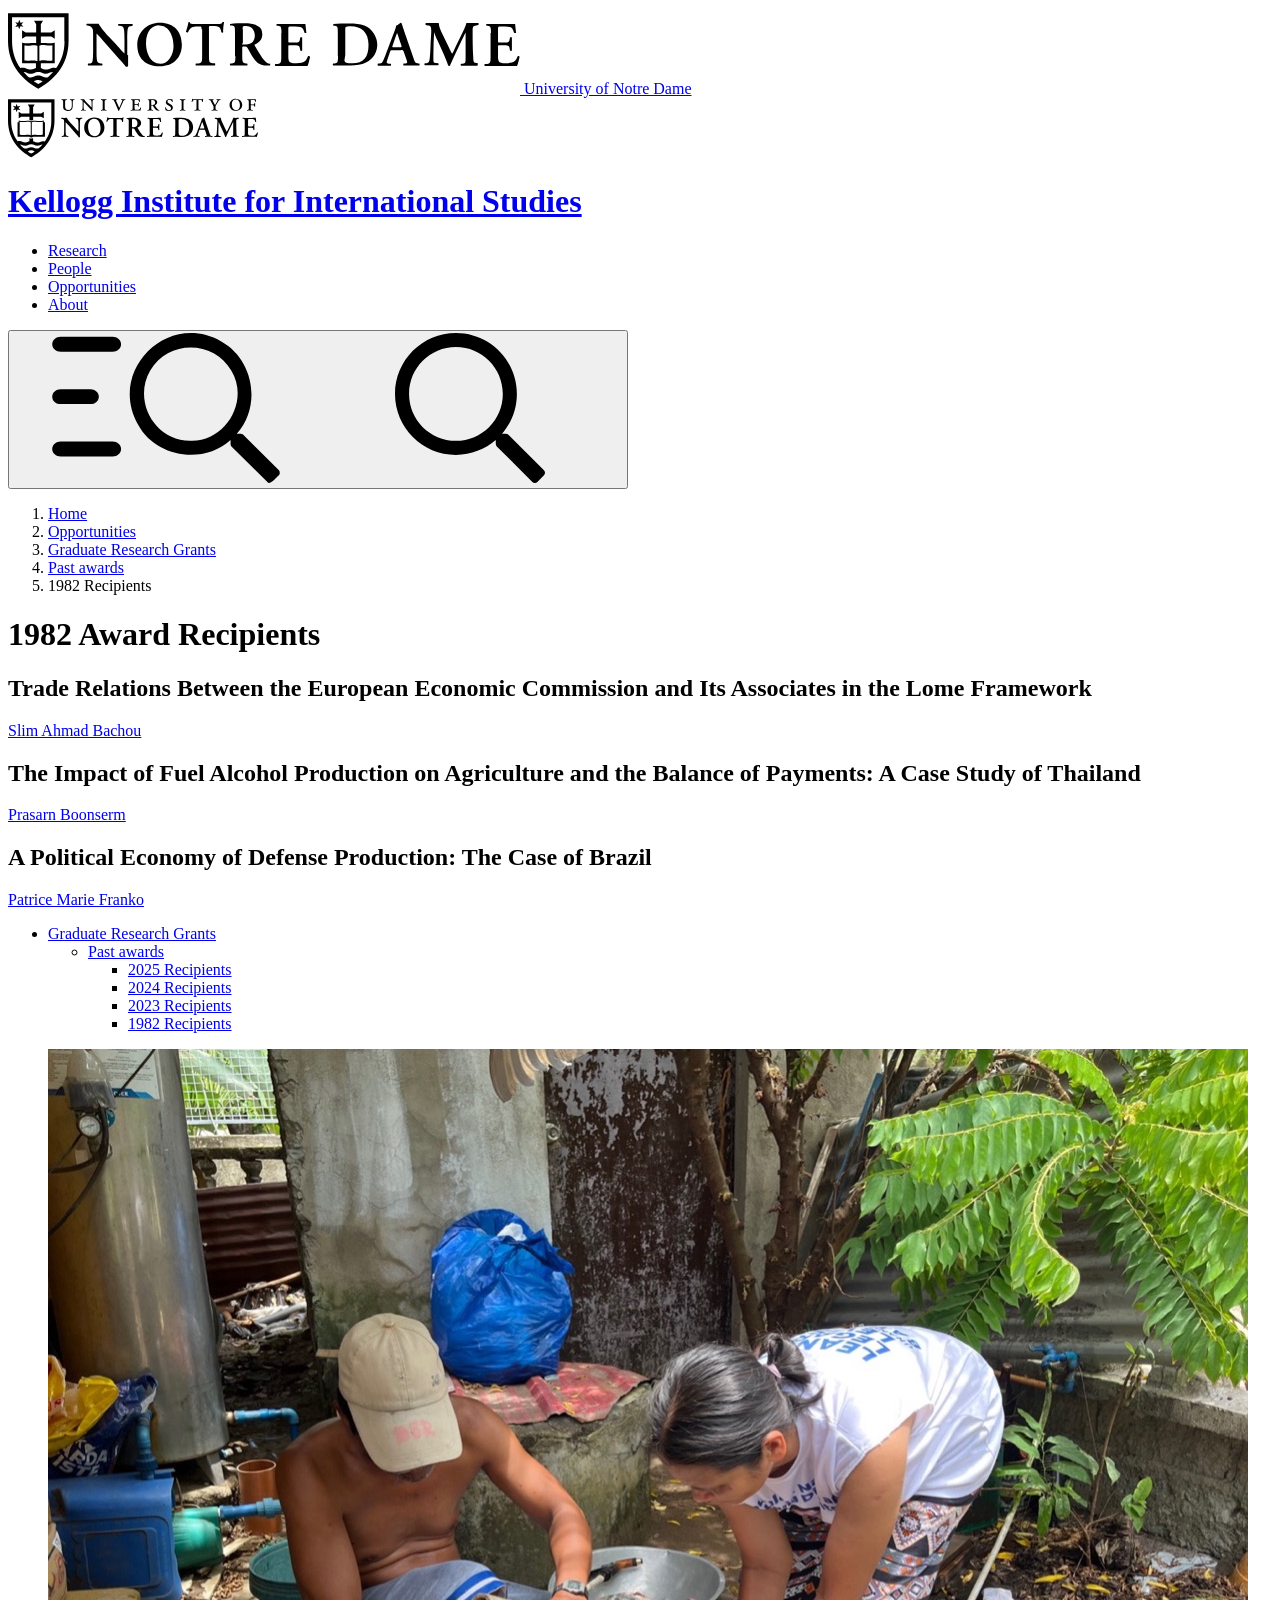
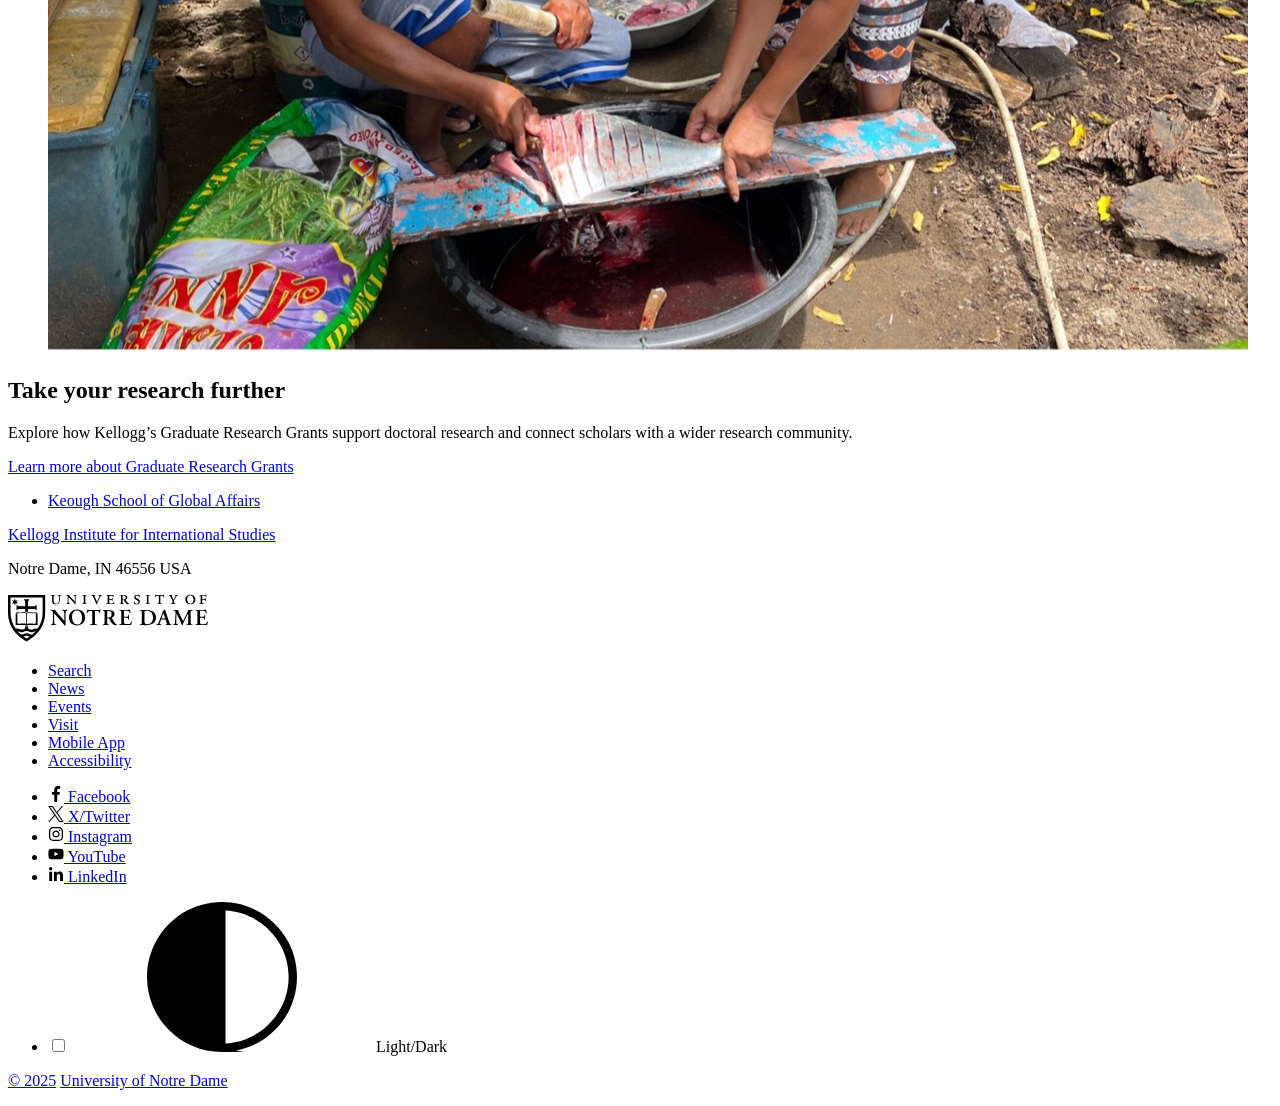
<file: kellogg-grant-history/stanford-1982.html>
<!doctype html>
<html lang="en"><head><meta charset="utf-8"><meta name="viewport" content="width=device-width,initial-scale=1">
<meta name="robots" content="noindex,nofollow"><meta name="description" content="Explore Kellogg graduate research awards, recipients, and projects, with selected records from recent years and 1982.">
<title>1982 Award Recipients | Graduate Research Grants | Kellogg Institute</title>
<link rel="stylesheet" href="https://conductor.nd.edu/stylesheets/themes/ndt/4.0/ndt.css">
<link rel="icon" href="https://static.nd.edu/favicon.ico"><link rel="icon" href="https://static.nd.edu/images/monogram/monogram.svg" type="image/svg+xml"><link rel="apple-touch-icon" href="https://static.nd.edu/images/webclips/default/webclip-180.png">
</head><body>
<svg xmlns="http://www.w3.org/2000/svg" xmlns:xlink="http://www.w3.org/1999/xlink" class="nd-sprite" style="display:none" aria-hidden="true" focusable="false">
<!-- Official Notre Dame Web Theme v4 icon sprite: https://static.nd.edu/images/icons/ndt4-v1.svg (icons, academic-mark, mobile-mark, shield) -->
<symbol id="icon-search" viewBox="0 0 512 512">
	<path d="M508.5 468.9L387.1 347.5c-2.3-2.3-5.3-3.5-8.5-3.5h-13.2c31.5-36.5 50.6-84 50.6-136C416 93.1 322.9 0 208 0S0 93.1 0 208s93.1 208 208 208c52 0 99.5-19.1 136-50.6v13.2c0 3.2 1.3 6.2 3.5 8.5l121.4 121.4c4.7 4.7 12.3 4.7 17 0l22.6-22.6c4.7-4.7 4.7-12.3 0-17zM208 368c-88.4 0-160-71.6-160-160S119.6 48 208 48s160 71.6 160 160-71.6 160-160 160z"/>
</symbol>
<symbol id="icon-menu" viewBox="0 0 448 512">
	<path d="M436 124H12c-6.627 0-12-5.373-12-12V80c0-6.627 5.373-12 12-12h424c6.627 0 12 5.373 12 12v32c0 6.627-5.373 12-12 12zm0 160H12c-6.627 0-12-5.373-12-12v-32c0-6.627 5.373-12 12-12h424c6.627 0 12 5.373 12 12v32c0 6.627-5.373 12-12 12zm0 160H12c-6.627 0-12-5.373-12-12v-32c0-6.627 5.373-12 12-12h424c6.627 0 12 5.373 12 12v32c0 6.627-5.373 12-12 12z"/>
</symbol>
<symbol id="icon-search-menu" viewBox="0 0 777 512">
	<path d="M773.8,468.9c4.3,4,3.8,13.5,0,17-8.4,5.5-29.2,37.1-40,22l-121.9-120.8c-4.9-4.3-2.4-16.4-3-22-93,85.1-255.7,59.3-315.4-52C188.1,129.8,392.9-76.8,577.2,28.6c111.4,61.5,138,221.4,52.9,315.4,5.6.6,17.8-1.8,22,3l121.9,121.9h-.2ZM473.4,368c119.3,3.5,201-137.2,137.8-239.6-60.2-105.9-216.8-104.7-276.5,0-61.1,104.4,17,242.2,138.7,239.6h0Z"/>
  <path d="M206.2,370.2H29c-16,0-28.9,11.5-28.9,25.5s12.9,25.5,28.9,25.5h177.2c16,0,28.9-11.5,28.9-25.5s-12.9-25.5-28.9-25.5h0Z"/>
  <path d="M29,64h177.2c16,0,28.9-11.4,28.9-25.5s-12.9-25.5-28.9-25.5H29C13.1,13,.2,24.4.2,38.5s12.9,25.5,28.9,25.5Z"/>
  <path d="M29,242.7h101.3c16,0,28.9-11.4,28.9-25.5s-12.9-25.5-28.9-25.5H29c-16,0-28.9,11.5-28.9,25.5s12.9,25.5,28.9,25.5h0Z"/>
</symbol>
<symbol id="icon-close" viewBox="0 0 332.5 332.5">
	<path d="M191.7,166.2L328.9,29c4.7-4.7,4.7-12.3,0-17l-8.5-8.5c-4.7-4.7-12.3-4.7-17,0l-137.2,137.2L29,3.6c-4.7-4.7-12.3-4.7-17,0L3.5,12.1c-4.7,4.7-4.7,12.3,0,17l137.2,137.1L3.6,303.4c-4.7,4.7-4.7,12.3,0,17l8.5,8.5c4.7,4.7,12.3,4.7,17,0l137.1-137.2,137.2,137.2c4.7,4.7,12.3,4.7,17,0l8.5-8.5c4.7-4.7,4.7-12.3,0-17l-137.2-137.2Z"/>
</symbol>
<symbol id="icon-refresh" viewBox="0 0 512 512">
	<path d="M12 8h27.711c6.739 0 12.157 5.548 11.997 12.286l-2.347 98.568C93.925 51.834 170.212 7.73 256.793 8.001 393.18 8.428 504.213 120.009 504 256.396 503.786 393.181 392.835 504 256 504c-63.926 0-122.202-24.187-166.178-63.908-5.113-4.618-5.354-12.561-.482-17.433l19.738-19.738c4.498-4.498 11.753-4.785 16.501-.552C160.213 433.246 205.895 452 256 452c108.322 0 196-87.662 196-196 0-108.322-87.662-196-196-196-79.545 0-147.941 47.282-178.675 115.302l126.389-3.009c6.737-.16 12.286 5.257 12.286 11.997V212c0 6.627-5.373 12-12 12H12c-6.627 0-12-5.373-12-12V20C0 13.373 5.373 8 12 8z"/>
</symbol>
<symbol id="icon-check" viewBox="0 0 512 512">
	<path d="M435.848 83.466L172.804 346.51l-96.652-96.652c-4.686-4.686-12.284-4.686-16.971 0l-28.284 28.284c-4.686 4.686-4.686 12.284 0 16.971l133.421 133.421c4.686 4.686 12.284 4.686 16.971 0l299.813-299.813c4.686-4.686 4.686-12.284 0-16.971l-28.284-28.284c-4.686-4.686-12.284-4.686-16.97 0z"/>
</symbol>
<symbol id="icon-map-pin" viewBox="0 0 384 512">
	<path d="M172.268 501.67C26.97 291.031 0 269.413 0 192 0 85.961 85.961 0 192 0s192 85.961 192 192c0 77.413-26.97 99.031-172.268 309.67-9.535 13.774-29.93 13.773-39.464 0zM192 272c44.183 0 80-35.817 80-80s-35.817-80-80-80-80 35.817-80 80 35.817 80 80 80z"/>
</symbol>
<symbol id="icon-plus" viewBox="0 0 448 512">
	<path d="M436 228H252V44c0-6.6-5.4-12-12-12h-32c-6.6 0-12 5.4-12 12v184H12c-6.6 0-12 5.4-12 12v32c0 6.6 5.4 12 12 12h184v184c0 6.6 5.4 12 12 12h32c6.6 0 12-5.4 12-12V284h184c6.6 0 12-5.4 12-12v-32c0-6.6-5.4-12-12-12z"/>
</symbol>
<symbol id="icon-minus" viewBox="0 0 448 512">
	<path d="M436 284c6.6 0 12-5.4 12-12v-32c0-6.6-5.4-12-12-12H12c-6.6 0-12 5.4-12 12v32c0 6.6 5.4 12 12 12h424z"/>
</symbol>
<symbol id="icon-user" viewBox="0 0 512 512">
	<path d="M423.309 291.025L402.221 285C431.798 243.89 436 202.294 436 180 436 80.649 355.484 0 256 0 156.649 0 76 80.516 76 180c0 22.299 4.198 63.884 33.779 105l-21.088 6.025C21.28 310.285 0 371.59 0 408.605v25.681C0 477.138 34.862 512 77.714 512h356.571C477.138 512 512 477.138 512 434.286v-25.681c0-36.247-20.725-98.161-88.691-117.58zM256 48c72.902 0 132 59.099 132 132s-59.098 132-132 132-132-59.099-132-132S183.098 48 256 48zm208 386.286c0 16.41-13.304 29.714-29.714 29.714H77.714C61.304 464 48 450.696 48 434.286v-25.681c0-33.167 21.987-62.316 53.878-71.427l46.103-13.172C162.683 335.058 200.427 360 256 360s93.317-24.942 108.019-35.994l46.103 13.172C442.013 346.29 464 375.438 464 408.605v25.681z"/>
</symbol>
<symbol id="icon-calendar" viewBox="0 0 448 512">
	<path d="M148 288h-40c-6.6 0-12-5.4-12-12v-40c0-6.6 5.4-12 12-12h40c6.6 0 12 5.4 12 12v40c0 6.6-5.4 12-12 12zm108-12v-40c0-6.6-5.4-12-12-12h-40c-6.6 0-12 5.4-12 12v40c0 6.6 5.4 12 12 12h40c6.6 0 12-5.4 12-12zm96 0v-40c0-6.6-5.4-12-12-12h-40c-6.6 0-12 5.4-12 12v40c0 6.6 5.4 12 12 12h40c6.6 0 12-5.4 12-12zm-96 96v-40c0-6.6-5.4-12-12-12h-40c-6.6 0-12 5.4-12 12v40c0 6.6 5.4 12 12 12h40c6.6 0 12-5.4 12-12zm-96 0v-40c0-6.6-5.4-12-12-12h-40c-6.6 0-12 5.4-12 12v40c0 6.6 5.4 12 12 12h40c6.6 0 12-5.4 12-12zm192 0v-40c0-6.6-5.4-12-12-12h-40c-6.6 0-12 5.4-12 12v40c0 6.6 5.4 12 12 12h40c6.6 0 12-5.4 12-12zm96-260v352c0 26.5-21.5 48-48 48H48c-26.5 0-48-21.5-48-48V112c0-26.5 21.5-48 48-48h48V12c0-6.6 5.4-12 12-12h40c6.6 0 12 5.4 12 12v52h128V12c0-6.6 5.4-12 12-12h40c6.6 0 12 5.4 12 12v52h48c26.5 0 48 21.5 48 48zm-48 346V160H48v298c0 3.3 2.7 6 6 6h340c3.3 0 6-2.7 6-6z"/>
</symbol>
<symbol id="icon-calendar-add" viewBox="0 0 448 512">
	<path d="M336 292v24c0 6.6-5.4 12-12 12h-76v76c0 6.6-5.4 12-12 12h-24c-6.6 0-12-5.4-12-12v-76h-76c-6.6 0-12-5.4-12-12v-24c0-6.6 5.4-12 12-12h76v-76c0-6.6 5.4-12 12-12h24c6.6 0 12 5.4 12 12v76h76c6.6 0 12 5.4 12 12zm112-180v352c0 26.5-21.5 48-48 48H48c-26.5 0-48-21.5-48-48V112c0-26.5 21.5-48 48-48h48V12c0-6.6 5.4-12 12-12h40c6.6 0 12 5.4 12 12v52h128V12c0-6.6 5.4-12 12-12h40c6.6 0 12 5.4 12 12v52h48c26.5 0 48 21.5 48 48zm-48 346V160H48v298c0 3.3 2.7 6 6 6h340c3.3 0 6-2.7 6-6z"/>
</symbol>
<symbol id="icon-envelope" viewBox="0 0 512 512">
	<path d="M464 64H48C21.49 64 0 85.49 0 112v288c0 26.51 21.49 48 48 48h416c26.51 0 48-21.49 48-48V112c0-26.51-21.49-48-48-48zm0 48v40.805c-22.422 18.259-58.168 46.651-134.587 106.49-16.841 13.247-50.201 45.072-73.413 44.701-23.208.375-56.579-31.459-73.413-44.701C106.18 199.465 70.425 171.067 48 152.805V112h416zM48 400V214.398c22.914 18.251 55.409 43.862 104.938 82.646 21.857 17.205 60.134 55.186 103.062 54.955 42.717.231 80.509-37.199 103.053-54.947 49.528-38.783 82.032-64.401 104.947-82.653V400H48z"/>
</symbol>
<symbol id="icon-download" viewBox="0 0 576 512">
	<path d="M528 288h-92.1l46.1-46.1c30.1-30.1 8.8-81.9-33.9-81.9h-64V48c0-26.5-21.5-48-48-48h-96c-26.5 0-48 21.5-48 48v112h-64c-42.6 0-64.2 51.7-33.9 81.9l46.1 46.1H48c-26.5 0-48 21.5-48 48v128c0 26.5 21.5 48 48 48h480c26.5 0 48-21.5 48-48V336c0-26.5-21.5-48-48-48zm-400-80h112V48h96v160h112L288 368 128 208zm400 256H48V336h140.1l65.9 65.9c18.8 18.8 49.1 18.7 67.9 0l65.9-65.9H528v128zm-88-64c0-13.3 10.7-24 24-24s24 10.7 24 24-10.7 24-24 24-24-10.7-24-24z"/>
</symbol>
<symbol id="icon-home" viewBox="0 0 576 512">
	<path d="M488 312.7V456c0 13.3-10.7 24-24 24H348c-6.6 0-12-5.4-12-12V356c0-6.6-5.4-12-12-12h-72c-6.6 0-12 5.4-12 12v112c0 6.6-5.4 12-12 12H112c-13.3 0-24-10.7-24-24V312.7c0-3.6 1.6-7 4.4-9.3l188-154.8c4.4-3.6 10.8-3.6 15.3 0l188 154.8c2.7 2.3 4.3 5.7 4.3 9.3zm83.6-60.9L488 182.9V44.4c0-6.6-5.4-12-12-12h-56c-6.6 0-12 5.4-12 12V117l-89.5-73.7c-17.7-14.6-43.3-14.6-61 0L4.4 251.8c-5.1 4.2-5.8 11.8-1.6 16.9l25.5 31c4.2 5.1 11.8 5.8 16.9 1.6l235.2-193.7c4.4-3.6 10.8-3.6 15.3 0l235.2 193.7c5.1 4.2 12.7 3.5 16.9-1.6l25.5-31c4.2-5.2 3.4-12.7-1.7-16.9z"/>
</symbol>
<symbol id="icon-clock" viewBox="0 0 512 512">
	<path d="M256 8C119 8 8 119 8 256s111 248 248 248 248-111 248-248S393 8 256 8zm0 448c-110.5 0-200-89.5-200-200S145.5 56 256 56s200 89.5 200 200-89.5 200-200 200zm61.8-104.4l-84.9-61.7c-3.1-2.3-4.9-5.9-4.9-9.7V116c0-6.6 5.4-12 12-12h32c6.6 0 12 5.4 12 12v141.7l66.8 48.6c5.4 3.9 6.5 11.4 2.6 16.8L334.6 349c-3.9 5.3-11.4 6.5-16.8 2.6z"/>
</symbol>
<symbol id="icon-history" viewBox="0 0 512 512">
	<path d="M504 255.532c.252 136.64-111.182 248.372-247.822 248.468-64.014.045-122.373-24.163-166.394-63.942-5.097-4.606-5.3-12.543-.443-17.4l16.96-16.96c4.529-4.529 11.776-4.659 16.555-.395C158.208 436.843 204.848 456 256 456c110.549 0 200-89.468 200-200 0-110.549-89.468-200-200-200-55.52 0-105.708 22.574-141.923 59.043l49.091 48.413c7.641 7.535 2.305 20.544-8.426 20.544H26.412c-6.627 0-12-5.373-12-12V45.443c0-10.651 12.843-16.023 20.426-8.544l45.097 44.474C124.866 36.067 187.15 8 256 8c136.811 0 247.747 110.781 248 247.532zm-167.058 90.173l14.116-19.409c3.898-5.36 2.713-12.865-2.647-16.763L280 259.778V116c0-6.627-5.373-12-12-12h-24c-6.627 0-12 5.373-12 12v168.222l88.179 64.13c5.36 3.897 12.865 2.712 16.763-2.647z"/>
</symbol>
<symbol id="icon-external-link" viewBox="0 0 512 512">
	<path d="M498.6,266v154.9c0,46.1-27.5,77.7-77.7,77.7H91.1c-44.7,0-77.7-30.5-77.7-77.7V91.1c0-49.3,27.4-77.7,77.7-77.7H236c18,0,30.6,12.5,30.6,30.5S254,74.5,236,74.5H91.1c-10.3,0-16.6,6.4-16.6,16.6v329.8c0,10.3,6.4,16.6,16.6,16.6h329.7c10.3,0,16.6-6.4,16.6-16.6V266c0-18,12.6-30.6,30.6-30.6S498.6,248,498.6,266z M350.2,74.7h44.3l-207.1,207c-12.2,12.2-12.2,30.7,0,42.9c13.8,14.2,36.5,6.3,42.8,0l207.1-207.1v44.3c0,18,12.6,30.6,30.6,30.6s30.6-12.6,30.6-30.6V44c0-19.2-10.3-30.5-30.5-30.5H350.2c-18,0-30.6,12.6-30.6,30.6S332.2,74.7,350.2,74.7z"/>
</symbol>
<symbol id="icon-lock" viewBox="0 0 448 512">
	<path d="M400 224h-24v-72C376 68.2 307.8 0 224 0S72 68.2 72 152v72H48c-26.5 0-48 21.5-48 48v192c0 26.5 21.5 48 48 48h352c26.5 0 48-21.5 48-48V272c0-26.5-21.5-48-48-48zM264 392c0 22.1-17.9 40-40 40s-40-17.9-40-40v-48c0-22.1 17.9-40 40-40s40 17.9 40 40v48zm32-168H152v-72c0-39.7 32.3-72 72-72s72 32.3 72 72v72z"/>
</symbol>
<symbol id="icon-play" viewBox="0 0 448 512">
	<path d="M424.4 214.7L72.4 6.6C43.8-10.3 0 6.1 0 47.9V464c0 37.5 40.7 60.1 72.4 41.3l352-208c31.4-18.5 31.5-64.1 0-82.6z"/>
</symbol>
<symbol id="icon-feed" viewBox="0 0 448 512">
	<path d="M128.081 415.959c0 35.369-28.672 64.041-64.041 64.041S0 451.328 0 415.959s28.672-64.041 64.041-64.041 64.04 28.673 64.04 64.041zm175.66 47.25c-8.354-154.6-132.185-278.587-286.95-286.95C7.656 175.765 0 183.105 0 192.253v48.069c0 8.415 6.49 15.472 14.887 16.018 111.832 7.284 201.473 96.702 208.772 208.772.547 8.397 7.604 14.887 16.018 14.887h48.069c9.149.001 16.489-7.655 15.995-16.79zm144.249.288C439.596 229.677 251.465 40.445 16.503 32.01 7.473 31.686 0 38.981 0 48.016v48.068c0 8.625 6.835 15.645 15.453 15.999 191.179 7.839 344.627 161.316 352.465 352.465.353 8.618 7.373 15.453 15.999 15.453h48.068c9.034-.001 16.329-7.474 16.005-16.504z"/>
</symbol>
<symbol id="icon-mode" viewBox="0 0 512 512">
  <path d="M512,256C512,114.6,397.4,0,256,0S0,114.6,0,256s114.6,256,256,256,32.8-1.6,48.5-4.6c21.4,0,14.5,0,.2,0,118.1-22.8,207.2-126.6,207.2-251.3ZM483.4,256c0,121.4-95.6,220.6-215.5,226.8V29.2c119.8,6.3,215.5,105.5,215.5,226.8Z"/>
</symbol>
<symbol id="icon-box-arrow-up" viewBox="0 0 365 512">
  <path d="M314.3,176.9h-61.5c-6.9,0-12.6,5.6-12.6,12.6v17.1c0,6.9,5.6,12.6,12.6,12.6h61.5c4.5,0,8.1,3.7,8.1,8.1v234.3c0,4.5-3.7,8.1-8.1,8.1H50.7c-4.5,0-8.1-3.7-8.1-8.1v-234.3c0-4.5,3.7-8.1,8.1-8.1h62c6.9,0,12.6-5.6,12.6-12.6v-17.1c0-6.9-5.6-12.6-12.6-12.6h-62C22.9,176.9.3,199.5.3,227.3v234.3c0,27.8,22.6,50.4,50.4,50.4h263.6c27.8,0,50.4-22.6,50.4-50.4v-234.3c0-27.8-22.6-50.4-50.4-50.4Z"/>
  <path d="M63.7,133.8l11.5,11.5c2.1,2.1,4.5,3,7.7,3s6.8-1.6,8.2-3l76.6-76.6v232c0,3.7,2.5,6.6,3.5,7.7,1.1,1.1,3.9,3.5,7.7,3.5h15.3c3,0,5.9-1.3,8.2-3.5h0c1.9-2,2.9-4.8,2.9-7.7V68.7l76.6,76.6.3.3.4.2c1.9,1.3,3.9,2.4,7.5,2.4s5.6-.9,7.7-3l11.2-11.2.3-.4c1.3-1.9,2.4-3.9,2.4-7.5s-.9-5.6-3-7.7L194.4,4.7c-1.9-2.4-4.7-3.8-7.9-3.8s-5,.8-7.5,2.4l-.4.3-114.4,114.9c-1.9,1.9-3,4.7-3,7.7s.6,4.6,2,6.9l.4.7Z"/>
</symbol>
<symbol id="icon-arrow-right" viewBox="0 0 448 512">
  <path d="M218.101 38.101L198.302 57.9c-4.686 4.686-4.686 12.284 0 16.971L353.432 230H12c-6.627 0-12 5.373-12 12v28c0 6.627 5.373 12 12 12h341.432l-155.13 155.13c-4.686 4.686-4.686 12.284 0 16.971l19.799 19.799c4.686 4.686 12.284 4.686 16.971 0l209.414-209.414c4.686-4.686 4.686-12.284 0-16.971L235.071 38.101c-4.686-4.687-12.284-4.687-16.97 0z"/>
</symbol>
<symbol id="icon-arrow-down" viewBox="0 0 448 512">
  <path d="M441.9,250.1l-19.8-19.8c-4.7-4.7-12.3-4.7-17,0l-155.1,155.1V44c0-6.6-5.4-12-12-12h-28c-6.6,0-12,5.4-12,12v341.4L42.9,230.3c-4.7-4.7-12.3-4.7-17,0l-19.8,19.8c-4.7,4.7-4.7,12.3,0,17l209.4,209.4c4.7,4.7,12.3,4.7,17,0l209.4-209.4c4.7-4.7,4.7-12.3,0-17Z"/>
</symbol>
<symbol id="icon-arrow-left" viewBox="0 0 448 512">
  <path d="M218.101 38.101L198.302 57.9c-4.686 4.686-4.686 12.284 0 16.971L353.432 230H12c-6.627 0-12 5.373-12 12v28c0 6.627 5.373 12 12 12h341.432l-155.13 155.13c-4.686 4.686-4.686 12.284 0 16.971l19.799 19.799c4.686 4.686 12.284 4.686 16.971 0l209.414-209.414c4.686-4.686 4.686-12.284 0-16.971L235.071 38.101c-4.686-4.687-12.284-4.687-16.97 0z"/>
</symbol>
<symbol id="icon-arrow-up" viewBox="0 0 448 512">
  <path d="M6.101 261.899L25.9 281.698c4.686 4.686 12.284 4.686 16.971 0L198 126.568V468c0 6.627 5.373 12 12 12h28c6.627 0 12-5.373 12-12V126.568l155.13 155.13c4.686 4.686 12.284 4.686 16.971 0l19.799-19.799c4.686-4.686 4.686-12.284 0-16.971L232.485 35.515c-4.686-4.686-12.284-4.686-16.971 0L6.101 244.929c-4.687 4.686-4.687 12.284 0 16.97z"/>
</symbol>
<symbol id="icon-angle-left" viewBox="0 0 192 512">
	<path d="M4.2,247.5L151,99.5c4.7-4.7,12.3-4.7,17,0l19.8,19.8c4.7,4.7,4.7,12.3,0,17l-118.5,119.7,118.5,119.7c4.7,4.7,4.7,12.3,0,17l-19.8,19.8c-4.7,4.7-12.3,4.7-17,0L4.2,264.5c-4.7-4.7-4.7-12.3,0-17Z"/>
</symbol>
<symbol id="icon-angle-right" viewBox="0 0 192 512">
	<path d="M187.8 264.5L41 412.5c-4.7 4.7-12.3 4.7-17 0L4.2 392.7c-4.7-4.7-4.7-12.3 0-17L122.7 256 4.2 136.3c-4.7-4.7-4.7-12.3 0-17L24 99.5c4.7-4.7 12.3-4.7 17 0l146.8 148c4.7 4.7 4.7 12.3 0 17z"/>
</symbol>
<symbol id="icon-bluesky" viewBox="0 0 600 530">
	<path d="m135.72 44.03c66.496 49.921 138.02 151.14 164.28 205.46 26.262-54.316 97.782-155.54 164.28-205.46 47.98-36.021 125.72-63.892 125.72 24.795 0 17.712-10.155 148.79-16.111 170.07-20.703 73.984-96.144 92.854-163.25 81.433 117.3 19.964 147.14 86.092 82.697 152.22-122.39 125.59-175.91-31.511-189.63-71.766-2.514-7.3797-3.6904-10.832-3.7077-7.8964-0.0174-2.9357-1.1937 0.51669-3.7077 7.8964-13.714 40.255-67.233 197.36-189.63 71.766-64.444-66.128-34.605-132.26 82.697-152.22-67.108 11.421-142.55-7.4491-163.25-81.433-5.9562-21.282-16.111-152.36-16.111-170.07 0-88.687 77.742-60.816 125.72-24.795z"/>
</symbol>
<symbol id="icon-linkedin" viewBox="0 0 448 512">
	<path d="M100.3 480H7.4V180.9h92.9V480zM53.8 140.1C24.1 140.1 0 115.5 0 85.8 0 56.1 24.1 32 53.8 32c29.7 0 53.8 24.1 53.8 53.8 0 29.7-24.1 54.3-53.8 54.3zM448 480h-92.7V334.4c0-34.7-.7-79.2-48.3-79.2-48.3 0-55.7 37.7-55.7 76.7V480h-92.8V180.9h89.1v40.8h1.3c12.4-23.5 42.7-48.3 87.9-48.3 94 0 111.3 61.9 111.3 142.3V480z"/>
</symbol>
<symbol id="icon-twitter-x" viewBox="0 0 1200 1227">
  <path d="M714.163 519.284L1160.89 0H1055.03L667.137 450.887L357.328 0H0L468.492 681.821L0 1226.37H105.866L515.491 750.218L842.672 1226.37H1200L714.137 519.284H714.163ZM569.165 687.828L521.697 619.934L144.011 79.6944H306.615L611.412 515.685L658.88 583.579L1055.08 1150.3H892.476L569.165 687.854V687.828Z"/>
</symbol>
<symbol id="icon-facebook" viewBox="0 0 264 512">
	<path d="M76.7 512V283H0v-91h76.7v-71.7C76.7 42.4 124.3 0 193.8 0c33.3 0 61.9 2.5 70.2 3.6V85h-48.2c-37.8 0-45.1 18-45.1 44.3V192H256l-11.7 91h-73.6v229"/>
</symbol>
<symbol id="icon-google" viewBox="0 0 448 512">
	<path d="M488 261.8C488 403.3 391.1 504 248 504 110.8 504 0 393.2 0 256S110.8 8 248 8c66.8 0 123 24.5 166.3 64.9l-67.5 64.9C258.5 52.6 94.3 116.6 94.3 256c0 86.5 69.1 156.6 153.7 156.6 98.2 0 135-70.4 140.8-106.9H248v-85.3h236.1c2.3 12.7 3.9 24.9 3.9 41.4z"/>
</symbol>
<symbol id="icon-vimeo" viewBox="0 0 448 512">
	<path d="M447.8 153.6c-2 43.6-32.4 103.3-91.4 179.1-60.9 79.2-112.4 118.8-154.6 118.8-26.1 0-48.2-24.1-66.3-72.3C100.3 250 85.3 174.3 56.2 174.3c-3.4 0-15.1 7.1-35.2 21.1L0 168.2c51.6-45.3 100.9-95.7 131.8-98.5 34.9-3.4 56.3 20.5 64.4 71.5 28.7 181.5 41.4 208.9 93.6 126.7 18.7-29.6 28.8-52.1 30.2-67.6 4.8-45.9-35.8-42.8-63.3-31 22-72.1 64.1-107.1 126.2-105.1 45.8 1.2 67.5 31.1 64.9 89.4z"/>
</symbol>
<symbol id="icon-youtube" viewBox="0 0 576 512">
	<path d="M549.655 124.083c-6.281-23.65-24.787-42.276-48.284-48.597C458.781 64 288 64 288 64S117.22 64 74.629 75.486c-23.497 6.322-42.003 24.947-48.284 48.597-11.412 42.867-11.412 132.305-11.412 132.305s0 89.438 11.412 132.305c6.281 23.65 24.787 41.5 48.284 47.821C117.22 448 288 448 288 448s170.78 0 213.371-11.486c23.497-6.321 42.003-24.171 48.284-47.821 11.412-42.867 11.412-132.305 11.412-132.305s0-89.438-11.412-132.305zm-317.51 213.508V175.185l142.739 81.205-142.739 81.201z"/>
</symbol>
<symbol id="icon-instagram" viewBox="0 0 448 512">
	<path d="M224.1 141c-63.6 0-114.9 51.3-114.9 114.9s51.3 114.9 114.9 114.9S339 319.5 339 255.9 287.7 141 224.1 141zm0 189.6c-41.1 0-74.7-33.5-74.7-74.7s33.5-74.7 74.7-74.7 74.7 33.5 74.7 74.7-33.6 74.7-74.7 74.7zm146.4-194.3c0 14.9-12 26.8-26.8 26.8-14.9 0-26.8-12-26.8-26.8s12-26.8 26.8-26.8 26.8 12 26.8 26.8zm76.1 27.2c-1.7-35.9-9.9-67.7-36.2-93.9-26.2-26.2-58-34.4-93.9-36.2-37-2.1-147.9-2.1-184.9 0-35.8 1.7-67.6 9.9-93.9 36.1s-34.4 58-36.2 93.9c-2.1 37-2.1 147.9 0 184.9 1.7 35.9 9.9 67.7 36.2 93.9s58 34.4 93.9 36.2c37 2.1 147.9 2.1 184.9 0 35.9-1.7 67.7-9.9 93.9-36.2 26.2-26.2 34.4-58 36.2-93.9 2.1-37 2.1-147.8 0-184.8zM398.8 388c-7.8 19.6-22.9 34.7-42.6 42.6-29.5 11.7-99.5 9-132.1 9s-102.7 2.6-132.1-9c-19.6-7.8-34.7-22.9-42.6-42.6-11.7-29.5-9-99.5-9-132.1s-2.6-102.7 9-132.1c7.8-19.6 22.9-34.7 42.6-42.6 29.5-11.7 99.5-9 132.1-9s102.7-2.6 132.1 9c19.6 7.8 34.7 22.9 42.6 42.6 11.7 29.5 9 99.5 9 132.1s2.7 102.7-9 132.1z"/>
</symbol>
<symbol id="icon-snapchat" viewBox="0 0 32 30">
	<path d="M31.7,23.4c-.4.7-1.7,1.3-4.2,1.7,0,.1-.1.4-.2.7l-.2.7c-.1.4-.4.6-.7.6s-.4,0-.8-.1c-.6-.1-1.2-.2-1.6-.2-.8,0-1.4.1-1.9.3-.4.2-.9.5-1.6,1-.9.6-1.5,1-2,1.2-.8.4-1.7.5-2.5.4-.9.1-1.7,0-2.5-.5-.6-.2-1.2-.6-1.8-1.1h0c-.7-.6-1.3-.9-1.6-1-.5-.2-1.2-.3-1.9-.3s-1,.1-1.7.2c-.4,0-.6,0-.7,0-.4,0-.6-.2-.7-.6l-.2-.7c-.1-.4-.2-.7-.2-.8-2.8-.4-4.2-1-4.2-2s0-.3.1-.4c.1-.1.2-.2.4-.2,1.8-.2,3.4-1.2,4.7-2.8.7-.8,1.2-1.6,1.5-2.5h0c.2-.5.3-.9.2-1.2-.1-.2-.4-.5-.7-.7-.2-.1-.6-.2-1-.4h-.4c-1.2-.6-1.7-1.2-1.6-1.8,0-.4.3-.6.8-.9.5-.2.9-.2,1.2,0,.6.2,1,.4,1.5.4s.4,0,.6-.1v-.7c-.2-1.5-.2-2.6-.2-3.4,0-1.2.2-2.2.5-3,.9-2,2.3-3.4,4.2-4.2,1.1-.5,2.3-.8,3.6-.8h.6c1.7,0,3.2.4,4.6,1.3,1.4.9,2.5,2.2,3.3,3.8.2.7.4,1.7.5,3,0,.8,0,1.9-.1,3.4v.8c0,.1.2.1.5.1.4,0,.9-.1,1.4-.4.4-.2.8-.2,1.3,0,.6.2.9.6.9,1.1s-.6,1.1-1.6,1.5h-.4c-1,.5-1.7.9-1.8,1.2-.1.3,0,.7.2,1.1h0c.3.9.8,1.7,1.5,2.5,1.4,1.6,2.9,2.6,4.7,2.8.2,0,.3.2.4.4.1.2.1.4,0,.6Z"/>
</symbol>
<symbol id="icon-exclamation" viewBox="0 0 576 512">
	<path d="M569.517 440.013C587.975 472.007 564.806 512 527.94 512H48.054c-36.937 0-59.999-40.055-41.577-71.987L246.423 23.985c18.467-32.009 64.72-31.951 83.154 0l239.94 416.028zM288 354c-25.405 0-46 20.595-46 46s20.595 46 46 46 46-20.595 46-46-20.595-46-46-46zm-43.673-165.346l7.418 136c.347 6.364 5.609 11.346 11.982 11.346h48.546c6.373 0 11.635-4.982 11.982-11.346l7.418-136c.375-6.874-5.098-12.654-11.982-12.654h-63.383c-6.884 0-12.356 5.78-11.981 12.654z"/>
</symbol>
<symbol id="icon-success" viewBox="0 0 512 512">
	<path d="M504 256c0 136.967-111.033 248-248 248S8 392.967 8 256 119.033 8 256 8s248 111.033 248 248zM227.314 387.314l184-184c6.248-6.248 6.248-16.379 0-22.627l-22.627-22.627c-6.248-6.249-16.379-6.249-22.628 0L216 308.118l-70.059-70.059c-6.248-6.248-16.379-6.248-22.628 0l-22.627 22.627c-6.248 6.248-6.248 16.379 0 22.627l104 104c6.249 6.249 16.379 6.249 22.628.001z"/>
</symbol>
<symbol id="icon-info" viewBox="0 0 512 512">
	<path d="M256 8C119.043 8 8 119.083 8 256c0 136.997 111.043 248 248 248s248-111.003 248-248C504 119.083 392.957 8 256 8zm0 110c23.196 0 42 18.804 42 42s-18.804 42-42 42-42-18.804-42-42 18.804-42 42-42zm56 254c0 6.627-5.373 12-12 12h-88c-6.627 0-12-5.373-12-12v-24c0-6.627 5.373-12 12-12h12v-64h-12c-6.627 0-12-5.373-12-12v-24c0-6.627 5.373-12 12-12h64c6.627 0 12 5.373 12 12v100h12c6.627 0 12 5.373 12 12v24z"/>
</symbol>
<symbol id="icon-question" viewBox="0 0 512 512">
	<path d="M504 256c0 136.997-111.043 248-248 248S8 392.997 8 256C8 119.083 119.043 8 256 8s248 111.083 248 248zM262.655 90c-54.497 0-89.255 22.957-116.549 63.758-3.536 5.286-2.353 12.415 2.715 16.258l34.699 26.31c5.205 3.947 12.621 3.008 16.665-2.122 17.864-22.658 30.113-35.797 57.303-35.797 20.429 0 45.698 13.148 45.698 32.958 0 14.976-12.363 22.667-32.534 33.976C247.128 238.528 216 254.941 216 296v4c0 6.627 5.373 12 12 12h56c6.627 0 12-5.373 12-12v-1.333c0-28.462 83.186-29.647 83.186-106.667 0-58.002-60.165-102-116.531-102zM256 338c-25.365 0-46 20.635-46 46 0 25.364 20.635 46 46 46s46-20.636 46-46c0-25.365-20.635-46-46-46z"/>
</symbol>
<symbol id="icon-flag" viewBox="0 0 512 512">
  <path d="M349.565 98.783C295.978 98.783 251.721 64 184.348 64c-24.955 0-47.309 4.384-68.045 12.013a55.947 55.947 0 0 0 3.586-23.562C118.117 24.015 94.806 1.206 66.338.048 34.345-1.254 8 24.296 8 56c0 19.026 9.497 35.825 24 45.945V488c0 13.255 10.745 24 24 24h16c13.255 0 24-10.745 24-24v-94.4c28.311-12.064 63.582-22.122 114.435-22.122 53.588 0 97.844 34.783 165.217 34.783 48.169 0 86.667-16.294 122.505-40.858C506.84 359.452 512 349.571 512 339.045v-243.1c0-23.393-24.269-38.87-45.485-29.016-34.338 15.948-76.454 31.854-116.95 31.854z"/>
</symbol>
<symbol id="icon-prohibited" viewBox="0 0 512 512">
  <path d="M504 256c0 136.997-111.043 248-248 248S8 392.997 8 256C8 119.083 119.043 8 256 8s248 111.083 248 248zm-248 50c-25.405 0-46 20.595-46 46s20.595 46 46 46 46-20.595 46-46-20.595-46-46-46zm-43.673-165.346l7.418 136c.347 6.364 5.609 11.346 11.982 11.346h48.546c6.373 0 11.635-4.982 11.982-11.346l7.418-136c.375-6.874-5.098-12.654-11.982-12.654h-63.383c-6.884 0-12.356 5.78-11.981 12.654z"/>
</symbol>
<symbol id="icon-globe" viewBox="0 0 60 60">
  <path d="M29.8,0c5.3,0,10.3,1.4,14.9,4.1s8.2,6.2,10.8,10.8,4.1,9.6,4.1,14.9-1.4,10.3-4.1,14.9-6.2,8.3-10.8,10.9c-4.6,2.6-9.6,4-14.9,4s-10.3-1.3-14.9-4c-4.6-2.6-8.3-6.4-10.9-10.9S0,35.1,0,29.8s1.3-10.3,4-14.9S10.3,6.7,14.9,4.1,24.4,0,29.8,0ZM52.9,18.2c-1.6-3.1-3.6-5.8-6.2-8-2.6-2.3-5.5-4-8.9-5,2.4,3.4,4.1,7.7,5.3,13.1h9.8ZM40.3,29.8c0-2.5-.2-5-.5-7.7h-20.2c-.4,2.6-.5,5.2-.5,7.7s.1,5.2.5,7.7h20.2c.2-2.5.5-5,.5-7.7ZM29.8,3.8c-1.7,0-3.5,1.3-5.2,3.8-1.9,2.6-3.2,6.2-4.2,10.6h18.7c-1-4.3-2.4-7.9-4.2-10.6-1.8-2.5-3.5-3.8-5.2-3.8ZM21.7,5.2c-3.4,1.1-6.4,2.8-9,5s-4.7,4.9-6.1,8h9.8c1.1-5.3,2.9-9.7,5.3-13.1ZM3.8,29.8c0,2.6.4,5.3,1.2,7.7h10.8c-.4-2.5-.5-5-.5-7.6s.1-5.2.5-7.8H5c-.8,2.5-1.2,5-1.2,7.7ZM6.6,41.3c1.4,3.1,3.5,5.9,6.1,8.2s5.6,4,9,4.9c-2.4-3.2-4.2-7.6-5.3-13.1H6.6ZM29.8,55.7c1.7,0,3.4-1.2,5.2-3.8,1.8-2.6,3.2-6.1,4.2-10.6h-18.7c1,4.4,2.3,7.9,4.2,10.6,1.7,2.6,3.5,3.8,5.2,3.8ZM37.9,54.3c3.2-1,6.1-2.6,8.8-4.9,2.6-2.3,4.7-5,6.2-8.2h-9.8c-1.2,5.4-2.9,9.7-5.2,13.1ZM43.7,37.4h10.8c.7-2.4,1.2-5,1.2-7.7s-.5-5.2-1.2-7.7h-10.8c.2,2.6.5,5.2.5,7.7s-.2,5-.5,7.7Z" />
</symbol>
<symbol id="academic-mark" viewBox="0 0 291.5 68.2">
	<g class="shield" fill="var(--mark-shield)">
		<path d="M9,8.91L5.66,8.25l2.22,2.54l-2.22,2.54L9,12.67l1.09,3.19l1.09-3.19l3.31,0.66l-2.23-2.54l2.23-2.54l-3.31,0.66l-1.09-3.2L9,8.91"/>
		<path d="M41.74,27.47v-2.23c-2.54,0.87-5.27,1.07-7.91,0.58c-4.75-0.68-6.72,0.62-6.72,0.62s-2-1.3-6.73-0.62c-2.64,0.49-5.37,0.29-7.91-0.58v2.23h-1.33v16.91h13.8c0.56,0.59,1.36,0.9,2.17,0.85c0.81,0.05,1.6-0.26,2.16-0.85h13.8V27.47H41.74z M26.53,42.68c0,0-1.68-1.14-6.43-0.53s-6.46-0.49-6.46-0.49V26.81c0,0,2,0.79,6.76,0.18s6.13,0.53,6.13,0.53L26.53,42.68zM40.59,41.68c0,0-1.72,1.09-6.47,0.48s-6.42,0.53-6.42,0.53V27.53c0,0,1.38-1.14,6.13-0.53s6.76-0.19,6.76-0.19L40.59,41.68z"/>
		<path d="M27.1,0.63H0v24.64C0,48.76,14.93,61.34,27.1,68.2c12.18-6.86,27.11-19.44,27.11-42.93V0.63H27.1z M27.1,63.88c-1.34-0.76-2.63-1.57-4-2.52c1.2-0.75,2.58-1.17,4-1.21c1.42,0.04,2.8,0.46,4,1.21C29.72,62.36,28.41,63.12,27.1,63.88M36.51,57.11c-0.45,0.48-1.03,0.8-1.67,0.94c-0.33,0.05-0.67,0.08-1,0.09c-2.75,0-3.37-1.65-6.73-1.65s-4,1.65-6.74,1.65c-0.33-0.01-0.67-0.04-1-0.09c-0.64-0.14-1.22-0.46-1.67-0.94c-1.35-1.19-2.61-2.47-3.78-3.84c2.53,0,3.16,1.54,6.44,1.54c2.76,0,3.37-1.66,6.74-1.66s4,1.66,6.73,1.66c3.29,0,3.9-1.53,6.44-1.54C39.11,54.64,37.85,55.93,36.51,57.11 M50.5,25.65c0.12,8.61-2.49,17.04-7.46,24.08l0,0c-0.7-0.23-1.44-0.33-2.18-0.32c-2.82,0-3.66,1.65-7,1.65c-2,0-2.91-0.9-4.58-1.37v-4c0,0-0.5,0.7-2.16,0.7S25,45.63,25,45.63v4c-1.67,0.47-2.54,1.38-4.58,1.38c-3.36,0-4.2-1.66-7-1.66c-0.74-0.01-1.48,0.09-2.19,0.32l0,0C6.24,42.66,3.61,34.25,3.7,25.65V4.33h46.81L50.5,25.65z"/>
		<path d="M29.26,20.9h9.33l3.15,1.82v-7.43l-3.15,1.82h-9.32V9.9l1.83-3.16h-8L25,9.9v7.21h-9.38l-3.15-1.82v7.43l3.15-1.82H25v3.79c0.75,0.09,1.48,0.31,2.16,0.65c0.68-0.34,1.41-0.56,2.16-0.65V20.9H29.26z"/>
	</g>
	<g class="text" fill="var(--mark-text)">
		<path d="M83.86,38.73c0,1,0,5.1,0.09,5.87c-0.27,0.34-0.7,0.52-1.13,0.47c-0.53-0.7-1.5-1.83-3.9-4.57l-7.81-8.91c-2.17-2.43-3.24-3.7-3.8-4.2c-0.1,0-0.1,0.37-0.1,2.14V36c0,2.5,0,5.57,0.6,6.58c0.42,0.52,1.04,0.82,1.7,0.83l0.73,0.09c0.3,0.24,0.27,0.88-0.06,1c-1.24-0.07-2.54-0.1-3.81-0.1s-2.3,0-3.46,0.1c-0.29-0.24-0.34-0.68-0.1-0.97c0.01-0.01,0.02-0.02,0.03-0.03l0.73-0.15c0.64-0.11,1.23-0.24,1.48-0.77c0.42-1,0.42-4,0.42-6.58v-7.88c0-2.6,0-3.13-1.1-4.1c-0.55-0.32-1.14-0.54-1.76-0.67l-0.51-0.1c-0.23-0.19-0.2-0.86,0.14-1c1.26,0.13,3.1,0.1,3.94,0.1c0.69,0,1.49,0,2.29-0.1c0.58,1.44,4.21,5.63,5.37,6.9l3.34,3.6c1.41,1.55,4.5,5.07,4.84,5.28c0.1-0.1,0.1-0.27,0.1-0.81v-6.5c0-2.5,0-5.57-0.64-6.57c-0.4-0.52-1.01-0.83-1.66-0.84l-0.77-0.1c-0.3-0.22-0.27-0.86,0.07-1c1.29,0.06,2.53,0.1,3.83,0.1s2.3,0,3.51-0.1c0.29,0.23,0.34,0.65,0.11,0.94c-0.02,0.02-0.03,0.04-0.05,0.06l-0.77,0.18c-0.63,0.09-1.19,0.23-1.43,0.76c-0.46,1-0.46,3.93-0.46,6.57L83.86,38.73z"/>
		<path d="M100.35,23.19c5.31,0,7.58,5.84,7.58,10.87c0,6.71-3.07,9.55-6.87,9.55c-5.71,0-7.68-6.28-7.68-10.88c0-7.1,3.64-9.54,7-9.54 M100.82,21.86c-6.33-0.27-11.69,4.64-11.96,10.97c-0.01,0.29-0.01,0.57-0.01,0.86c0,6,4.33,11.24,11.88,11.24c6.72,0,11.73-4.89,11.73-11.47c0-6.07-4-11.6-11.67-11.6"/>
		<path d="M122.78,25.19c0-1.4,0-1.46-0.89-1.46h-1c-3.06,0-4,0.37-5.2,3.06c-0.36,0.2-0.82,0.1-1.07-0.23c0.52-1.64,0.95-3.31,1.3-5c0.1-0.09,0.23-0.14,0.37-0.12c0.12-0.01,0.24,0.03,0.33,0.12c0.18,0.84,0.64,0.88,2.91,0.88h11.83c1.63,0,2.13-0.1,2.54-0.88c0.12-0.07,0.25-0.11,0.39-0.12c0.16-0.02,0.33,0.04,0.44,0.16c-0.37,1.74-0.54,3.53-0.5,5.31c-0.27,0.26-0.68,0.31-1,0.1c-0.43-2.61-1.06-3.23-4.63-3.23h-1c-0.88,0-0.91,0.06-0.91,1.46v14.37c0,3.53,0.31,3.63,1.88,3.8l1.19,0.12c0.25,0.29,0.23,0.74-0.06,1c-1.94-0.07-3.44-0.1-4.91-0.1s-3,0-5.17,0.1c-0.28-0.27-0.3-0.7-0.06-1l1.4-0.15c1.56-0.14,1.86-0.24,1.86-3.77L122.78,25.19z"/>
		<path d="M144.61,25.26c0-1.53,0-1.64,1.77-1.64c2.9,0,4.61,2.3,4.61,4.94c0,3.17-1.51,4.77-4.78,4.77c-1.6,0-1.6-0.06-1.6-1.13V25.26z M140.74,39.61c0,3.53-0.29,3.63-1.86,3.83l-0.74,0.09c-0.26,0.26-0.25,0.69,0.01,0.95c0.02,0.02,0.04,0.04,0.06,0.05c1.53-0.07,3-0.1,4.5-0.1s3,0,4.43,0.1c0.29-0.26,0.33-0.7,0.07-1l-0.73-0.09c-1.57-0.2-1.87-0.3-1.87-3.83v-4.27c0-0.71,0-0.74,1-0.74c0.87-0.16,1.74,0.31,2.07,1.13c0.8,1.3,1.74,3.15,2.64,4.54c2,3.11,3.77,4.41,7,4.41c0.74,0.02,1.48-0.05,2.2-0.21c0.11-0.21,0.09-0.48-0.07-0.66c-0.85-0.1-1.65-0.45-2.3-1c-1.56-1.31-3.24-4.13-5.9-8.64c-0.13-0.2-0.19-0.47,0-0.57c1.64-0.67,4-2.2,4-5.27c0.06-2.06-1.09-3.96-2.94-4.86c-1.98-0.88-4.14-1.29-6.31-1.18c-2.73,0-5.57,0.1-7.67,0.3c-0.25,0.26-0.25,0.67,0,0.93l0.86,0.1c1.57,0.17,1.6,0.57,1.6,3.77L140.74,39.61z"/>
		<path d="M165.18,27.2c0-3.54-0.3-3.65-1.87-3.87l-0.53-0.08c-0.22-0.22-0.2-0.83,0.07-1c0.63,0,1.33,0.06,2.07,0.06s1.5,0,2.23,0h6.37c2.14,0,4.08,0,4.51-0.1c0.13,0.57,0.33,3.2,0.53,4.63c-0.14,0.28-0.8,0.34-1.07,0.14c-0.53-1.94-1-2.77-2.1-3c-0.87-0.22-1.77-0.32-2.67-0.29h-2.23c-1.44,0-1.44,0.06-1.44,2v5.64c0,0.87,0,0.9,0.81,0.9h1.59c2.91,0,3.48,0,3.71-1.47l0.23-1.13c0.27-0.24,0.9-0.24,1.07,0c0,0.9-0.09,2.1-0.09,3.34c0,1.24,0.06,2.44,0.09,3.5c-0.32,0.23-0.75,0.23-1.07,0l-0.23-1.33c-0.23-1.4-0.8-1.47-3.71-1.47h-1.59c-0.78,0-0.81,0.07-0.81,0.9v4.24c0,1.7,0.06,2.9,0.57,3.47s1,0.73,3.77,0.73c4.23,0.07,5-0.9,6.13-3.6c0.35-0.23,0.82-0.14,1.07,0.19c-0.27,1.67-0.74,3.3-1.4,4.85c-0.73,0-1.8-0.07-3.2-0.07s-3.07,0-5,0h-3.8c-1.46,0-3.5,0-5,0.1c-0.29-0.26-0.31-0.71-0.06-1l1.22-0.12c1.57-0.17,1.87-0.27,1.87-3.8L165.18,27.2z"/>
		<path d="M198.91,26.56c0-1.57,0-2.27,0.27-2.46c0.84-0.38,1.77-0.54,2.69-0.48c5.58,0,9.42,3.21,9.42,9.81c0,5.64-2.67,9.84-8.6,9.84c-3.55,0-3.78-1.73-3.78-5V26.56z M195,39.61c0,3.53-0.29,3.63-1.87,3.83l-0.73,0.09c-0.23,0.24-0.2,0.84,0.07,1c1.46-0.07,3-0.1,4.23-0.1c0.63,0,1.34,0,2.14,0.1s1.7,0.09,2.7,0.09c2.85,0.12,5.68-0.43,8.28-1.6c3.69-1.77,6.03-5.51,6-9.6c0.16-4.48-2.62-8.53-6.85-10c-2.53-0.86-5.19-1.25-7.86-1.14c-3.27,0-6,0.1-8.34,0.3c-0.25,0.26-0.25,0.67,0,0.93l0.7,0.07c1.57,0.2,1.6,0.6,1.6,3.8L195,39.61z"/>
		<path d="M224.59,34.73c-0.8,0-0.9,0-0.54-1l1.4-3.91c0.61-1.57,0.87-2.4,1-2.63h0.06c0.4,0.84,0.72,1.72,0.94,2.63l1.41,4c0.27,0.79,0.13,0.86-0.8,0.86L224.59,34.73z M228.49,36.23c0.94,0,1,0,1.37,0.9l1.56,4.54c0.44,1.43,0.34,1.63-0.85,1.77l-0.75,0.09c-0.21,0.32-0.16,0.74,0.11,1c1.16,0,2.63-0.1,4.06-0.1c1.74,0,3,0,4.34,0.1c0.25-0.28,0.25-0.72,0-1l-0.5-0.09c-1.7-0.3-1.87-0.54-2.64-2.77l-4.81-14c-0.53-1.5-1-3.07-1.49-4.57c-0.14-0.17-0.35-0.27-0.57-0.26c-0.64,0.71-1.44,1.26-2.33,1.6c-0.01,0.85-0.23,1.69-0.64,2.44l-4.58,11.87c-0.69,1.8-1.22,3.2-1.63,4.06c-0.5,1.11-0.86,1.41-1.83,1.55l-1,0.15c-0.25,0.29-0.25,0.71,0,1c1.16-0.07,2.2-0.1,3.29-0.1c1.37,0,2.48,0,3.54,0.1c0.29-0.26,0.31-0.71,0.06-1l-1-0.15c-1.24-0.18-1.37-0.28-0.7-2.25l1.37-4c0.29-0.9,0.27-0.9,1.13-0.9L228.49,36.23z"/>
		<path d="M268.92,43.53c0.34,0.14,0.3,0.84-0.06,1c-1.44-0.07-2.74-0.1-4.08-0.1c-1.56,0-3,0-4.46,0.1c-0.27-0.14-0.41-0.77-0.07-1l0.9-0.15c1.34-0.21,1.43-0.47,1.43-2.75V27h-0.07c-0.9,1.84-1.36,2.84-2,4.17L257.65,37c-1.14,2.34-2.81,6-3.41,7.61c-0.27,0.13-0.6,0.13-0.87,0c-0.56-1.8-2-5.07-2.76-6.74l-3-6.4C247,30.09,246.1,28,245.71,27h-0.07c-0.07,1.64-0.13,4.24-0.2,5.64c-0.07,2-0.14,5-0.14,7.74c0,2.21,0,2.73,1.47,3l1.1,0.19c0.24,0.21,0.24,0.84,0,1c-1.24-0.07-2.27-0.1-3.5-0.1c-1.07,0-2.27,0-3.57,0.1c-0.3-0.25-0.35-0.69-0.11-1l0.57-0.06c1.6-0.2,1.86-0.7,2.07-2.74s0.34-4.26,0.5-7.73c0.14-2.27,0.33-5,0.33-7.08c0-1.57-0.49-2.26-1.79-2.46l-1.14-0.21c-0.2-0.22-0.17-0.86,0.13-1c1,0.06,1.9,0.1,3.14,0.1s2.33,0,3.57-0.1c0.26,1.94,0.88,3.82,1.83,5.54l3.68,7.7c0.26,0.56,1.13,2.24,1.56,3c0.53-1,1-1.9,1.74-3.46l3.12-6.41c1.12-2.02,2.02-4.16,2.69-6.37c0.91,0.06,2,0.1,2.75,0.1c1.4,0,2.57,0,3.5-0.1c0.29,0.12,0.43,0.45,0.31,0.74c-0.04,0.1-0.12,0.19-0.21,0.26l-1.1,0.18c-1.46,0.19-1.8,0.76-1.8,2.53c0,4.94,0.06,9.88,0.3,14.81c0.11,2.23,0.47,2.47,1.53,2.61L268.92,43.53z"/>
		<path d="M276.06,27.2c0-3.54-0.3-3.65-1.87-3.87l-0.53-0.08c-0.23-0.22-0.2-0.83,0.06-1c0.63,0,1.34,0.06,2.07,0.06s1.5,0,2.24,0h6.37c2.13,0,4.07,0,4.5-0.1c0.14,0.57,0.34,3.2,0.54,4.63c-0.14,0.28-0.8,0.34-1.08,0.14c-0.52-1.94-1-2.77-2.09-3c-0.87-0.22-1.77-0.32-2.67-0.29h-2.24c-1.43,0-1.43,0.06-1.43,2v5.64c0,0.87,0,0.9,0.8,0.9h1.6c2.91,0,3.47,0,3.71-1.47l0.23-1.13c0.31-0.26,0.75-0.26,1.06,0c0,0.9-0.1,2.1-0.1,3.34c0,1.24,0.06,2.44,0.1,3.5c-0.32,0.23-0.74,0.23-1.06,0L286,35.2c-0.24-1.4-0.8-1.47-3.71-1.47h-1.6c-0.77,0-0.8,0.07-0.8,0.9v4.24c0,1.7,0.07,2.9,0.56,3.47s1,0.73,3.78,0.73c4.23,0.07,5-0.9,6.14-3.6c0.35-0.23,0.82-0.14,1.07,0.19c-0.28,1.67-0.75,3.29-1.41,4.85c-0.74,0-1.8-0.07-3.2-0.07s-3.07,0-5,0H278c-1.47,0-3.51,0-5,0.1c-0.28-0.26-0.31-0.7-0.07-1l1.24-0.12c1.57-0.17,1.87-0.27,1.87-3.8L276.06,27.2z"/>
		<path d="M64.3,3.84c0-2.08-0.15-2.14-1.42-2.42l-0.43-0.08c-0.21-0.16-0.18-0.67,0.07-0.76c1,0.05,2,0.09,2.93,0.09s1.9,0,3.08-0.09c0.24,0.09,0.27,0.6,0,0.76L68,1.42c-1.3,0.22-1.42,0.34-1.42,2.42V8.1c0,3,1,5.06,3.93,5.06c2.71,0,3.89-2.05,3.89-5V5.32c0-3-0.17-3.72-1.48-3.9l-0.63-0.08c-0.2-0.2-0.19-0.53,0.01-0.72c0.01-0.01,0.03-0.03,0.05-0.04c1,0.05,1.66,0.09,2.54,0.09s1.54,0,2.5-0.09c0.21,0.18,0.23,0.5,0.06,0.7c-0.02,0.02-0.04,0.04-0.06,0.06l-0.9,0.08c-0.79,0.09-1,0.91-1,3.9v3c0,3.86-1.79,5.88-5.63,5.88c-1.54,0.14-3.07-0.31-4.29-1.26c-0.9-0.9-1.29-2.29-1.29-4.26L64.3,3.84z"/>
		<path d="M97.46,5.32c0-3-0.18-3.78-1.3-3.9l-1-0.08c-0.2-0.2-0.19-0.53,0.01-0.72c0.01-0.01,0.03-0.03,0.05-0.04c1.12,0.05,1.81,0.09,2.7,0.09s1.54,0,2.5-0.09c0.21,0.2,0.21,0.54,0.01,0.75c0,0-0.01,0.01-0.01,0.01l-0.9,0.08c-0.79,0.09-1,0.91-1,3.9v5.07c0,0.6,0,3,0.09,3.51c-0.13,0.22-0.39,0.32-0.64,0.26c-0.33-0.42-0.94-1.05-2.81-3.07l-4.56-4.9c-1.15-1.2-1.93-2-2.32-2.32c-0.12,0-0.12,0.33-0.12,1.26v4c0,3,0.18,3.81,1.29,3.9l1,0.09c0.2,0.19,0.2,0.5,0.02,0.69c-0.02,0.03-0.05,0.05-0.08,0.07c-1.12-0.07-1.82-0.1-2.68-0.1s-1.46,0-2.52,0.1c-0.21-0.19-0.23-0.51-0.04-0.72c0.01-0.01,0.03-0.03,0.04-0.04L86,13c0.78-0.09,1-0.91,1-3.9V3.72c0-1,0-1.42-0.64-1.87c-0.34-0.21-0.72-0.36-1.12-0.43l-0.45-0.08c-0.2-0.19-0.2-0.5-0.02-0.69c0.02-0.03,0.05-0.05,0.08-0.07c1.15,0.09,2,0.09,2.6,0.09c0.43,0,0.86-0.03,1.28-0.09c0.83,1.36,1.84,2.61,3,3.71l2.85,2.93C95.19,7.88,97,9.8,97.28,10c0.18-0.06,0.18-0.49,0.18-1.21V5.32z"/>
		<path d="M110.44,3.84c0-2.08-0.12-2.2-1.41-2.42l-0.58-0.08c-0.21-0.16-0.18-0.67,0.07-0.76c1.17,0.05,2.11,0.09,3.07,0.09s1.91,0,3.08-0.09c0.24,0.09,0.28,0.6,0.06,0.76l-0.57,0.08c-1.3,0.22-1.42,0.34-1.42,2.42v6.76c0,2.09,0.12,2.2,1.42,2.42l0.57,0.09c0.2,0.2,0.19,0.53-0.01,0.72c-0.01,0.01-0.03,0.03-0.05,0.04c-1.14-0.07-2.15-0.1-3.08-0.1s-1.9,0-3.07,0.1c-0.23-0.17-0.28-0.49-0.11-0.71c0.01-0.02,0.03-0.03,0.04-0.05L109,13c1.29-0.22,1.41-0.33,1.41-2.42L110.44,3.84z"/>
		<path d="M124.36,3.9c-0.91-2-1-2.14-1.74-2.33l-1-0.23c-0.21-0.2-0.21-0.54-0.01-0.75c0,0,0.01-0.01,0.01-0.01c0.78,0.05,1.78,0.09,2.71,0.09c1.1,0,2,0,2.94-0.09c0.21,0.15,0.26,0.45,0.1,0.66c-0.03,0.04-0.06,0.07-0.1,0.1l-0.64,0.08c-0.78,0.12-0.78,0.52-0.12,2L128,6.76c0.76,1.73,1.27,2.85,1.72,3.84c0.61-1.27,1.12-2.53,1.69-3.8s1.49-3.48,1.79-4.36c0.21-0.63,0.17-0.84-0.73-1L132,1.34c-0.2-0.17-0.22-0.46-0.05-0.66c0.03-0.04,0.07-0.07,0.11-0.1c0.88,0.05,1.66,0.09,2.47,0.09c0.72,0.01,1.44-0.02,2.15-0.09c0.24,0.12,0.34,0.42,0.22,0.66c-0.02,0.04-0.04,0.07-0.07,0.1l-0.85,0.17c-0.9,0.19-1.08,0.46-2.05,2.51L131.65,9c-0.91,1.93-1.79,4.13-2.15,5.13c-0.11,0.08-0.24,0.12-0.37,0.11c-0.13,0-0.25-0.04-0.35-0.11c-0.28-0.79-0.61-1.76-1-2.6L124.36,3.9z"/>
		<path d="M145.3,3.84c0-2.08-0.12-2.18-1.27-2.42l-0.42-0.08c-0.22-0.13-0.17-0.64,0.06-0.76c0.45,0,0.91,0.05,1.36,0.05s1,0,1.45,0h4.29c1.33,0,2.53,0,2.81-0.09c0,0.36,0.18,1.78,0.33,3.08c-0.19,0.23-0.54,0.27-0.77,0.07c-0.01,0-0.01-0.01-0.02-0.01c-0.09-0.51-0.28-1.01-0.54-1.46c-0.48-0.72-1.84-0.72-2.56-0.72h-1.34c-1.06,0-1.09,0-1.09,1v3.36c0,0.55,0,0.61,0.57,0.61h1.43c1.6,0,1.74-0.25,2-1.15l0.16-0.57c0.17-0.21,0.48-0.23,0.69-0.06c0.02,0.02,0.04,0.04,0.06,0.06c-0.06,0.88-0.06,1.42-0.06,2.12s0,1.3,0.06,2.17c-0.17,0.22-0.49,0.27-0.71,0.1c-0.01-0.01-0.02-0.02-0.04-0.03l-0.16-0.58c-0.25-0.9-0.39-1.14-2-1.14h-1.43c-0.57,0-0.57,0.09-0.57,0.69v2.22c-0.08,0.74,0.04,1.49,0.34,2.17c0.27,0.31,0.82,0.43,2.53,0.43c1.94,0,3.06-0.1,3.93-2.51c0.21-0.19,0.53-0.17,0.72,0.04c0.02,0.03,0.04,0.05,0.06,0.08c-0.12,1.16-0.42,2.29-0.9,3.36c-0.93,0-1.81-0.07-2.65-0.07s-1.67,0-2.48,0h-2.66c-1,0-1.9,0-3.36,0.1c-0.24-0.1-0.26-0.61-0.05-0.76l0.82-0.09c1.29-0.15,1.41-0.33,1.41-2.42L145.3,3.84z"/>
		<path d="M167,2.29c0-0.78,0.22-0.84,1.33-0.84c1.56-0.18,2.98,0.94,3.16,2.5c0.01,0.11,0.02,0.23,0.02,0.34c0,2.08-1,2.88-3,2.88c-1.48,0-1.52,0-1.52-0.76L167,2.29z M164.71,10.6c0,2.09-0.11,2.14-1.42,2.42l-0.45,0.09c-0.2,0.14-0.26,0.41-0.12,0.61c0.04,0.06,0.1,0.12,0.17,0.15c1.07-0.07,2-0.1,3-0.1s1.94,0,3.21,0.1c0.22-0.17,0.27-0.49,0.1-0.71c-0.01-0.02-0.03-0.03-0.04-0.05l-0.7-0.09c-1.3-0.19-1.42-0.33-1.42-2.42V8.46c0-0.43,0.07-0.48,0.85-0.48c0.46-0.05,0.91,0.13,1.21,0.48c0.63,1,1.45,2.29,2.2,3.26c1.33,1.69,2.42,2.26,4.23,2.26c0.43,0.02,0.86-0.03,1.27-0.15c0.13-0.13,0.13-0.35,0-0.48c-0.59-0.03-1.15-0.25-1.6-0.63c-1.55-1.38-2.85-3.02-3.84-4.84c-0.1-0.13-0.1-0.31,0-0.44c1.5-0.38,2.58-1.69,2.64-3.24c0-3.2-3-3.62-5.84-3.62c-1.66,0-3.35,0.05-5,0.18c-0.3,0.09-0.25,0.72,0,0.75l0.85,0.13c0.69,0.09,0.72,0.6,0.72,2.56L164.71,10.6z"/>
		<path d="M186.68,7.61C185.23,6.85,184,5.68,184,4c0-2.2,1.7-3.75,4.75-3.75c0.95,0.06,1.89,0.22,2.81,0.46c0.35,0.96,0.49,1.98,0.43,3c-0.19,0.23-0.54,0.27-0.77,0.07c-0.01,0-0.01-0.01-0.02-0.01c-0.19-1.42-1.37-2.51-2.8-2.59c-1.79,0-2.46,1-2.46,2s0.82,1.76,2,2.39l1.87,1c1.48,0.71,2.42,2.21,2.44,3.85c0,2.35-1.93,3.82-4.92,3.82c-1.23,0.04-2.44-0.29-3.48-0.93c-0.46-0.97-0.67-2.04-0.62-3.11c0.12-0.23,0.39-0.31,0.62-0.2c0.06,0.03,0.12,0.08,0.16,0.14c0.23,1.09,1.56,3.24,3.6,3.24c1.54,0,2.53-0.8,2.53-2.19c0-1-0.39-2-2.11-2.83L186.68,7.61z"/>
		<path d="M202.48,3.84c0-2.08-0.13-2.2-1.43-2.42l-0.56-0.08c-0.22-0.16-0.18-0.67,0-0.76c1.19,0.05,2.12,0.09,3.08,0.09s1.9,0,3.09-0.09c0.24,0.09,0.27,0.6,0,0.76l-0.57,0.08c-1.3,0.22-1.42,0.34-1.42,2.42v6.76c0,2.09,0.12,2.2,1.42,2.42l0.57,0.09c0.21,0.18,0.23,0.5,0.06,0.7c-0.02,0.02-0.04,0.04-0.06,0.06c-1.15-0.07-2.15-0.1-3.09-0.1s-1.89,0-3.08,0.1c-0.21-0.19-0.23-0.51-0.04-0.72c0.01-0.01,0.03-0.03,0.04-0.04l0.56-0.09c1.3-0.22,1.43-0.33,1.43-2.42V3.84z"/>
		<path d="M219.81,2.33c0-0.79,0-0.79-0.63-0.79h-1c-1.83,0-2.62,0.19-3.35,2.26c-0.22,0.17-0.54,0.13-0.72-0.09c-0.01-0.02-0.02-0.03-0.03-0.05c0.33-1.3,0.67-2.81,0.82-3.57c0.16-0.12,0.38-0.12,0.54,0c0,0.61,0.46,0.58,1.66,0.58h8.4c1.12,0,1.33,0,1.57-0.58c0.18-0.11,0.42-0.07,0.55,0.09c-0.27,1.16-0.37,2.35-0.31,3.54c-0.17,0.21-0.47,0.24-0.67,0.08c-0.03-0.02-0.05-0.05-0.08-0.08c-0.21-2-1-2.21-2.81-2.21h-1c-0.58,0-0.67,0-0.67,0.79v8.3c0,2.09,0.13,2.27,1.43,2.42l0.81,0.09c0.2,0.2,0.19,0.53-0.01,0.72c-0.01,0.01-0.03,0.03-0.05,0.04c-1.25-0.07-2.38-0.1-3.32-0.1s-2.06,0-3.32,0.1c-0.22-0.16-0.27-0.47-0.11-0.7c0.02-0.02,0.03-0.04,0.05-0.06l0.81-0.09c1.3-0.15,1.42-0.33,1.42-2.42L219.81,2.33z"/>
		<path d="M239.71,9.76c0.01-0.93-0.29-1.83-0.84-2.58l-2.21-4.07c-0.63-1.21-0.93-1.47-1.72-1.63l-0.78-0.14c-0.19-0.21-0.18-0.53,0.03-0.72c0.02-0.01,0.03-0.03,0.05-0.04c1,0.05,1.69,0.09,2.78,0.09c0.91,0,1.6,0,2.58-0.09c0.21,0.14,0.26,0.43,0.12,0.64c-0.03,0.05-0.07,0.09-0.12,0.12l-0.42,0.08c-0.67,0.15-0.76,0.34-0.27,1.27l1.12,2.14c0.45,0.91,0.9,1.73,1.35,2.51c0.48-0.82,0.94-1.54,1.45-2.51l1.21-2.2c0.46-0.84,0.51-1.12-0.21-1.21l-0.63-0.08c-0.2-0.14-0.25-0.41-0.11-0.61c0.04-0.06,0.1-0.11,0.17-0.15c0.91,0.05,1.6,0.09,2.29,0.09s1.3,0,2.14-0.09c0.23,0.15,0.29,0.45,0.14,0.68c-0.02,0.03-0.04,0.06-0.07,0.08l-0.72,0.14c-0.94,0.18-1.1,0.37-2,1.88l-1.87,3C242.07,8.1,242,8.4,242,9.28v1.62c0,1.79,0.12,2,1.42,2.12l0.76,0.09c0.19,0.21,0.17,0.54-0.04,0.73c-0.01,0.01-0.02,0.02-0.03,0.03c-1.32-0.07-2.33-0.1-3.26-0.1s-1.91,0-3.26,0.1c-0.23-0.17-0.28-0.49-0.11-0.71c0.01-0.02,0.03-0.03,0.04-0.05l0.77-0.09c1.3-0.15,1.41-0.33,1.41-2.12L239.71,9.76z"/>
		<path d="M265.57,1c3.32,0,4.86,3.26,4.86,6.49c0,4.13-2.21,5.71-4.5,5.71c-3.51,0-4.92-3.35-4.92-6.47C261,2.5,263.39,1,265.57,1M265.78,0.12c-4.38,0-7.45,3.08-7.45,7.1c0,3.81,2.77,6.85,7.45,6.85c4.26,0,7.35-3,7.35-7c0-3.68-2.49-6.91-7.35-6.91"/>
		<path d="M280.76,3.83c0-2.08-0.15-2.14-1.27-2.41l-0.36-0.09c-0.21-0.16-0.18-0.67,0.06-0.76c0.41,0,0.84,0.06,1.3,0.06s0.94,0,1.42,0h4.19c1.34,0,2.48,0,2.91-0.09c0,0.36,0.05,1.78,0.15,3.09c-0.15,0.22-0.44,0.28-0.67,0.13c-0.05-0.04-0.1-0.08-0.13-0.13c-0.09-0.51-0.27-1-0.53-1.45c-0.52-0.75-1.85-0.71-2.57-0.71h-1.18c-0.93,0-1,0-1,1v3.5c0,0.56,0,0.61,0.57,0.61h1.63c1.6,0,1.76-0.25,2-1.14l0.16-0.58c0.19-0.19,0.5-0.19,0.69,0c0.02,0.02,0.03,0.04,0.05,0.06c0,0.88,0,1.41,0,2.11s0,1.31,0,2.18c-0.16,0.22-0.47,0.27-0.68,0.11c-0.02-0.01-0.04-0.03-0.06-0.05l-0.16-0.57c-0.23-0.91-0.39-1.15-2-1.15h-1.63c-0.57,0-0.57,0.09-0.57,0.69v2.36c0,2.09,0.12,2.29,1.42,2.41l0.93,0.1c0.2,0.2,0.19,0.53-0.01,0.72c-0.01,0.01-0.03,0.03-0.05,0.04c-1.52-0.07-2.51-0.1-3.44-0.1s-1.9,0-3.08,0.1c-0.23-0.17-0.28-0.49-0.11-0.71c0.01-0.02,0.03-0.03,0.04-0.05l0.58-0.1c1.29-0.21,1.42-0.32,1.42-2.41L280.76,3.83z"/>
		<path d="M11.16,49.72L11.16,49.72L11.16,49.72"/>
	</g>
</symbol>
<symbol id="shield" viewBox="0 0 411 512" fill="var(--mark-shield)">
	<path d="M69.7,88.6c1,3,6.7,19.7,6.7,19.7,0,0,5.7-16.7,6.7-19.7,3.2.6,20.4,4,20.4,4,0,0-11.6-13.3-13.7-15.7,2.1-2.4,13.7-15.7,13.7-15.7,0,0-17.3,3.4-20.4,4-1-3-6.7-19.7-6.7-19.7,0,0-5.7,16.7-6.7,19.7-3.2-.6-20.4-4-20.4-4,0,0,11.6,13.3,13.7,15.7-2.1,2.4-13.7,15.7-13.7,15.7,0,0,17.3-3.4,20.4-4"/>
  <path d="M213.3,323.9v-104c5.4-2.3,18.1-5.5,43.1-2.3,22.5,2.9,36.9,1.6,44.6.2v102.5c-7.2,2-20.5,3.9-42.3,1.1-25.7-3.3-39.6.2-45.3,2.4M382.9,189.6c0,75.5-23.2,135.4-56.5,182.5,0,0-6.5-2.4-16.5-2.4-21.3,0-27.7,12.5-53.2,12.5s-22-6.8-34.7-10.4v-33.5h94.5v-139.7s-22.1,9.7-60,4.4c-15.1-2.2-26.4-1.7-34.6-.4v-44.9h70.7l23.8,13.8v-56.3l-23.8,13.8h-70.7v-54.7l13.9-24h-60.5l13.9,24v54.7h-70.7l-23.9-13.8v56.3l23.9-13.8h70.7v44.9c-8.1-1.3-19.5-1.7-34.5.4-37.9,5.4-60-4.4-60-4.4v139.7h94.6v33.5c-12.7,3.6-19.2,10.4-34.7,10.4-25.5,0-31.8-12.5-53.2-12.5s-16.7,2.4-16.7,2.4c-33.3-47.1-56.5-106.9-56.5-182.5V28h354.8v161.5s0,0,0,0ZM197.7,323.7c-5.9-2.3-19.7-5.7-45.2-2.4-21.7,2.8-35.1.9-42.2-1.1v-102.4c7.6,1.4,22,2.6,44.4-.3,24.9-3.2,37.5,0,43,2.2v104ZM276.8,428c-5.3,4.6-7.7,6-12.6,7.1-2.5.5-7.6.7-7.6.7-20.9,0-25.5-12.5-51-12.5s-30.2,12.5-51,12.5c0,0-5.1-.2-7.5-.7-4.9-1.1-7.3-2.5-12.7-7.1-10.3-9-19.2-18.3-28.6-29.1,19.2,0,24,11.6,48.8,11.6s25.5-12.6,51-12.6,30.1,12.6,51,12.6,29.6-11.6,48.8-11.6c-9.4,10.8-18.3,20.2-28.6,29.1M205.5,479.3c-10.2-5.8-20-11.9-30.5-19.2,8.2-3.6,15.4-9.1,30.5-9.1s22.3,5.5,30.5,9.1c-10.5,7.2-20.4,13.3-30.5,19.2M.2,0v186.7c0,178,113.1,273.3,205.3,325.3,92.2-52,205.3-147.3,205.3-325.3V0H.2Z"/>
</symbol>
<symbol id="mobile-mark" viewBox="0 0 240 35.4">
  <g class="shield" fill="var(--mark-shield)">
    <path d="M4.8,6.1c0,.2.5,1.4.5,1.4,0,0,.4-1.2.5-1.4.2,0,1.4.3,1.4.3,0,0-.8-.9-.9-1.1.1-.2.9-1.1.9-1.1,0,0-1.2.2-1.4.3,0-.2-.5-1.4-.5-1.4,0,0-.4,1.2-.5,1.4-.2,0-1.4-.3-1.4-.3,0,0,.8.9.9,1.1-.1.2-.9,1.1-.9,1.1,0,0,1.2-.2,1.4-.3" />
    <path d="M0,0v12.9c0,12.3,7.8,18.9,14.2,22.5,6.4-3.6,14.2-10.2,14.2-22.5V0S0,0,0,0ZM14.2,33.2c-.7-.4-1.4-.8-2.1-1.3.6-.3,1.1-.6,2.1-.6s1.5.4,2.1.6c-.7.5-1.4.9-2.1,1.3M19.1,29.6c-.4.3-.5.4-.9.5-.2,0-.5,0-.5,0-1.4,0-1.8-.9-3.5-.9s-2.1.9-3.5.9c0,0-.4,0-.5,0-.3,0-.5-.2-.9-.5-.7-.6-1.3-1.3-2-2,1.3,0,1.7.8,3.4.8s1.8-.9,3.5-.9,2.1.9,3.5.9,2-.8,3.4-.8c-.6.8-1.3,1.4-2,2M13.7,22.4c-.4-.2-1.4-.4-3.1-.2-1.5.2-2.4,0-2.9,0v-7.1c.5,0,1.5.2,3.1,0,1.7-.2,2.6,0,3,.2v7.2ZM26.5,13.1c0,5.2-1.6,9.4-3.9,12.6,0,0-.4-.2-1.1-.2-1.5,0-1.9.9-3.7.9s-1.5-.5-2.4-.7v-2.3h6.5v-8.5s0-1.2,0-1.2c0,0-1.5.7-4.1.3-1-.1-1.8-.1-2.4,0v-3.1h4.9l1.6,1v-3.9l-1.6,1h-4.9v-3.8l1-1.7h-4.2l1,1.7v3.8h-4.9l-1.7-1v3.9l1.7-1h4.9v3.1c-.6,0-1.3-.1-2.4,0-2.6.4-4.2-.3-4.2-.3v9.7s6.5,0,6.5,0v2.3c-.9.2-1.3.7-2.4.7-1.8,0-2.2-.9-3.7-.9s-1.2.2-1.2.2c-2.3-3.3-3.9-7.4-3.9-12.6V1.9s24.5,0,24.5,0v11.2ZM14.7,22.4v-7.2c.4-.2,1.3-.4,3-.2,1.6.2,2.6.1,3.1,0v7.1c-.5.1-1.4.3-2.9,0-1.8-.2-2.7,0-3.1.2" />
  </g>
  <g class="text" fill="var(--mark-text)">
    <path d="M56.3,19.5c0,.9,0,4.5,0,5.2-.2.3-.6.4-1,.4-.5-.6-1.3-1.6-3.5-4l-6.9-7.9c-1.9-2.2-2.9-3.3-3.4-3.7,0,0,0,.3,0,1.9v5.7c0,2.2,0,4.9.5,5.8.3.4.8.6,1.5.7h.6c.3.3.2.9,0,.9-1.1,0-2.2,0-3.4,0s-2,0-3.1,0c-.2-.1-.3-.7,0-.9h.6c.6-.2,1.1-.3,1.3-.8.4-.9.4-3.5.4-5.8v-7c0-2.3,0-2.8-1-3.6-.3-.3-1.1-.5-1.6-.6h-.4c-.2-.3-.2-.8.1-.9,1.1.1,2.7,0,3.5,0s1.3,0,2,0c.5,1.3,3.7,5,4.8,6.1l3,3.2c1.2,1.4,4,4.5,4.3,4.7,0,0,0-.2,0-.7v-5.8c0-2.2,0-4.9-.6-5.8-.3-.4-.7-.6-1.5-.7h-.7c-.3-.3-.2-.8,0-.9,1.1,0,2.2,0,3.4,0s2,0,3.1,0c.2.1.3.7,0,.9l-.7.2c-.6,0-1.1.2-1.3.7-.4.9-.4,3.5-.4,5.8v7.1Z" />
    <path d="M70.9,5.7c4.7,0,6.7,5.2,6.7,9.6s-2.7,8.4-6.1,8.4c-5,0-6.8-5.6-6.8-9.6,0-6.3,3.2-8.5,6.2-8.5M71.2,4.5c-6.2,0-10.6,4.5-10.6,10.5s3.8,9.9,10.5,9.9,10.4-4.3,10.4-10.2-3.5-10.3-10.3-10.3" />
    <path d="M90.7,7.5c0-1.2,0-1.3-.8-1.3h-.9c-2.7,0-3.5.3-4.6,2.7-.2.2-.8,0-1-.2.5-1.6,1-3.4,1.2-4.5,0,0,.2-.1.3-.1s.2,0,.3.1c.1.7.6.8,2.6.8h10.5c1.4,0,1.9,0,2.2-.8.1,0,.2-.1.4-.1.2,0,.3,0,.4.1-.3,1.2-.5,3.8-.4,4.7-.1.2-.6.3-.9,0-.4-2.3-.9-2.9-4.1-2.9h-.9c-.8,0-.8,0-.8,1.3v12.8c0,3.1.3,3.2,1.7,3.4h1.1c.2.3.2.8,0,1-1.7,0-3,0-4.3,0s-2.7,0-4.6,0c-.2-.1-.3-.7,0-.9h1.2c1.4-.3,1.7-.3,1.7-3.5V7.5Z" />
    <path d="M110,7.5c0-1.4,0-1.5,1.6-1.5,2.6,0,4.1,2,4.1,4.4s-1.3,4.2-4.2,4.2-1.4,0-1.4-1v-6.1ZM106.6,20.2c0,3.1-.3,3.2-1.7,3.4h-.7c-.3.3-.2.8,0,.9,1.4,0,2.7,0,4,0s2.6,0,3.9,0c.2-.1.3-.7,0-.9h-.6c-1.4-.3-1.7-.3-1.7-3.5v-3.8c0-.6,0-.7.9-.7s1.3.1,1.8,1c.7,1.2,1.5,2.8,2.3,4,1.8,2.7,3.3,3.9,6.2,3.9s1.6,0,1.9-.2c0-.1,0-.5,0-.6-.3,0-1.2-.2-2-.9-1.4-1.2-2.9-3.7-5.2-7.6-.1-.2-.2-.4,0-.5,1.4-.6,3.5-1.9,3.5-4.7s-1.1-3.5-2.6-4.3c-1.3-.7-3.3-1-5.6-1s-4.9,0-6.8.3c-.2.1-.2.6,0,.8h.8c1.4.2,1.4.6,1.4,3.4v10.8Z" />
    <path d="M128.2,9.3c0-3.1-.3-3.2-1.7-3.4h-.5c-.2-.3-.2-.8,0-.9.6,0,1.2,0,1.8,0,.6,0,1.3,0,2,0h5.6c1.9,0,3.6,0,4,0,.1.5.3,2.8.5,4.1-.1.2-.7.3-.9.1-.5-1.7-.9-2.4-1.9-2.7-.7-.2-1.6-.3-2.4-.3h-2c-1.3,0-1.3,0-1.3,1.7v5c0,.8,0,.8.7.8h1.4c2.6,0,3.1,0,3.3-1.3l.2-1c.2-.2.8-.2.9,0,0,.8,0,1.9,0,3s0,2.2,0,3.1c-.1.2-.7.2-.9,0l-.2-1.2c-.2-1.2-.7-1.3-3.3-1.3h-1.4c-.7,0-.7,0-.7.8v3.8c0,1.5,0,2.6.5,3.1.4.4.9.7,3.3.7,3.8,0,4.4-.8,5.4-3.2.3-.2.8-.1,1,.2-.2,1.2-.8,3.5-1.2,4.3-.6,0-1.6,0-2.8,0-1.2,0-2.7,0-4.5,0h-3.4c-1.3,0-3.1,0-4.4,0-.2-.1-.3-.7,0-.9h1.1c1.4-.3,1.7-.3,1.7-3.5v-11Z" />
    <path d="M158.1,8.7c0-1.4,0-2,.2-2.2.2-.2,1.2-.4,2.4-.4,4.9,0,8.3,2.8,8.3,8.7s-2.4,8.7-7.6,8.7-3.3-1.5-3.3-4.4v-10.4ZM154.7,20.2c0,3.1-.3,3.2-1.6,3.4h-.7c-.2.3-.2.8,0,.9,1.3,0,2.6,0,3.8,0s1.2,0,1.9,0c.7,0,1.5,0,2.4,0,2.7,0,5.2-.3,7.3-1.4,3.7-1.9,5.3-5.2,5.3-8.5s-2.5-7.5-6.1-8.8c-2.1-.8-4.2-1-7-1s-5.3,0-7.4.3c-.2.1-.2.7,0,.8h.6c1.4.2,1.4.6,1.4,3.4v10.8Z" />
    <path d="M180.8,15.9c-.7,0-.8,0-.5-.8l1.2-3.5c.5-1.4.8-2.1.9-2.3h0c.1.2.3.8.8,2.3l1.2,3.5c.2.7.1.8-.7.8h-3.1ZM184.3,17.2c.8,0,.9,0,1.2.8l1.4,4c.4,1.3.3,1.4-.8,1.6h-.7c-.2.3-.1.8,0,.9,1,0,2.3,0,3.6,0s2.6,0,3.8,0c.2-.1.2-.6,0-.9h-.4c-1.5-.3-1.7-.6-2.3-2.5l-4.3-12.4c-.5-1.3-.8-2.7-1.3-4-.1-.1-.3-.2-.5-.2s-1,1.2-2.1,1.4c0,.5-.2,1.2-.6,2.2l-4,10.5c-.6,1.6-1.1,2.8-1.4,3.6-.4,1-.8,1.2-1.6,1.4h-.9c-.2.4-.2.8,0,1,1,0,2,0,2.9,0,1.2,0,2.2,0,3.1,0,.2-.1.3-.6,0-.9h-.9c-1.1-.3-1.2-.4-.6-2.1l1.2-3.5c.3-.8.2-.8,1-.8h3.9Z" />
    <path d="M220,23.7c.3.1.3.7,0,.9-1.3,0-2.4,0-3.6,0s-2.7,0-4,0c-.2-.1-.4-.7,0-.9h.8c1.2-.3,1.3-.6,1.3-2.6v-12.1h0c-.8,1.6-1.2,2.5-1.8,3.7l-2.5,5.2c-1,2.1-2.5,5.3-3,6.7-.1.1-.6.1-.8,0-.5-1.6-1.8-4.5-2.4-6l-2.6-5.7c-.6-1.2-1.4-3.1-1.7-4h0c0,1.4-.1,3.7-.2,5,0,1.8-.1,4.4-.1,6.8s0,2.4,1.3,2.6l1,.2c.2.2.2.7,0,.9-1.1,0-2,0-3.1,0s-2,0-3.2,0c-.3-.1-.3-.7,0-.9h.5c1.4-.2,1.6-.7,1.8-2.5.2-1.9.3-3.8.4-6.8.1-2,.3-4.5.3-6.3s-.4-2-1.6-2.2l-1-.2c-.2-.2-.1-.8.1-.9.9,0,1.7,0,2.8,0s2.1,0,3.2,0c.1,1.8.9,3.3,1.6,4.9l3.3,6.8c.2.5,1,2,1.4,2.7.5-.9.9-1.7,1.5-3.1l2.8-5.7c.9-1.9,1.9-3.7,2.4-5.6.8,0,1.8,0,2.4,0,1.2,0,2.3,0,3.1,0,.3.1.4.7,0,.9l-1,.2c-1.3.2-1.6.7-1.6,2.2,0,4.4,0,8.7.3,13.1,0,2,.4,2.2,1.4,2.3h.9Z" />
    <path d="M226.4,9.3c0-3.1-.3-3.2-1.6-3.4h-.5c-.2-.3-.2-.8,0-.9.6,0,1.2,0,1.8,0,.6,0,1.3,0,2,0h5.6c1.9,0,3.6,0,4,0,.1.5.3,2.8.5,4.1-.1.2-.7.3-1,.1-.5-1.7-.9-2.4-1.8-2.7-.7-.2-1.6-.3-2.4-.3h-2c-1.3,0-1.3,0-1.3,1.7v5c0,.8,0,.8.7.8h1.4c2.6,0,3.1,0,3.3-1.3l.2-1c.2-.2.8-.2.9,0,0,.8,0,1.9,0,3s0,2.2,0,3.1c-.1.2-.7.2-.9,0l-.2-1.2c-.2-1.2-.7-1.3-3.3-1.3h-1.4c-.7,0-.7,0-.7.8v3.8c0,1.5,0,2.6.5,3.1.4.4.9.7,3.3.7,3.7,0,4.4-.8,5.4-3.2.3-.2.8-.1.9.2-.2,1.2-.8,3.5-1.2,4.3-.7,0-1.6,0-2.8,0-1.2,0-2.7,0-4.5,0h-3.4c-1.3,0-3.1,0-4.4,0-.2-.1-.3-.7,0-.9h1.1c1.4-.3,1.6-.3,1.6-3.5v-11Z" />
  </g>
</symbol>
<!-- Additional icons from the ND base set: https://static.nd.edu/images/icons/base-v1.svg -->
<symbol id="icon-nd-monogram" viewBox="0 0 1024 1024">
	<path d="M835.838 917.917v-0.109c0-11.076 8.992-20.364 20.427-20.364 11.419 0 20.302 9.179 20.302 20.255v0.109c0 11.076-9.008 20.364-20.427 20.364-11.404 0.015-20.302-9.163-20.302-20.255zM871.914 917.824v-0.093c0-8.696-6.736-15.712-15.666-15.712-8.976 0-15.744 7.125-15.744 15.806v0.093c0 8.696 6.721 15.712 15.651 15.712 8.976 0 15.759-7.125 15.759-15.806zM847.816 906.405h9.63c2.925 0 5.181 0.84 6.705 2.365 1.167 1.182 1.79 2.816 1.79 4.73v0.109c0 3.485-1.898 5.678-4.668 6.69l5.29 7.763h-5.57l-4.62-6.97h-3.765v6.97h-4.791v-21.655zM857.384 916.968c2.427 0 3.718-1.291 3.718-3.096v-0.109c0-2.085-1.462-3.143-3.827-3.143h-4.668v6.363h4.776z"></path>
	<path d="M898.47 265.59h-103.361v-60.766h74.441v-118.981h-268.050v118.981h74.643v60.766h-192.395l-92.502-179.748h-181.458v118.981h74.643v60.766h-247.608v118.981h53.983v254.951h-53.983v118.981h247.608v60.766h-74.643v118.981h267.863v-118.981h-74.238v-60.766h192.457l92.502 179.748h106.753v-179.748h103.361l90.262-90.262v-312.699l-90.279-89.951zM869.566 618.971l-20.349 20.551h-54.093v-254.951h54.388l20.053 20.255v214.144zM676.144 384.572v254.951l-131.163-254.951h131.163zM209.787 639.522v-254.951h74.643v254.951h-74.643zM403.411 639.522v-254.951l131.224 254.951h-131.224z"></path>
</symbol>
<symbol id="icon-newspaper" viewBox="0 0 576 512">
	<path d="M552 64H88c-13.255 0-24 10.745-24 24v8H24c-13.255 0-24 10.745-24 24v272c0 30.928 25.072 56 56 56h472c26.51 0 48-21.49 48-48V88c0-13.255-10.745-24-24-24zM56 400a8 8 0 0 1-8-8V144h16v248a8 8 0 0 1-8 8zm236-16H140c-6.627 0-12-5.373-12-12v-8c0-6.627 5.373-12 12-12h152c6.627 0 12 5.373 12 12v8c0 6.627-5.373 12-12 12zm208 0H348c-6.627 0-12-5.373-12-12v-8c0-6.627 5.373-12 12-12h152c6.627 0 12 5.373 12 12v8c0 6.627-5.373 12-12 12zm-208-96H140c-6.627 0-12-5.373-12-12v-8c0-6.627 5.373-12 12-12h152c6.627 0 12 5.373 12 12v8c0 6.627-5.373 12-12 12zm208 0H348c-6.627 0-12-5.373-12-12v-8c0-6.627 5.373-12 12-12h152c6.627 0 12 5.373 12 12v8c0 6.627-5.373 12-12 12zm0-96H140c-6.627 0-12-5.373-12-12v-40c0-6.627 5.373-12 12-12h360c6.627 0 12 5.373 12 12v40c0 6.627-5.373 12-12 12z"></path>
</symbol>
<symbol id="icon-map-o" viewBox="0 0 576 512">
	<path d="M508.505 36.17L381.517 92.576 207.179 34.463a47.992 47.992 0 0 0-34.674 1.674l-144 64A48 48 0 0 0 0 144v287.967c0 34.938 35.991 57.864 67.495 43.863l126.988-56.406 174.339 58.113a47.992 47.992 0 0 0 34.674-1.674l144-64A48 48 0 0 0 576 368V80.033c0-34.938-35.991-57.864-67.495-43.863zM360 424l-144-48V88l144 48v288zm-312 8V144l120-53.333v288L48 432zm480-64l-120 53.333v-288L528 80v288z"></path>
</symbol>
<symbol id="icon-envelope-o" viewBox="0 0 512 512">
	<path d="M464 64H48C21.49 64 0 85.49 0 112v288c0 26.51 21.49 48 48 48h416c26.51 0 48-21.49 48-48V112c0-26.51-21.49-48-48-48zm0 48v40.805c-22.422 18.259-58.168 46.651-134.587 106.49-16.841 13.247-50.201 45.072-73.413 44.701-23.208.375-56.579-31.459-73.413-44.701C106.18 199.465 70.425 171.067 48 152.805V112h416zM48 400V214.398c22.914 18.251 55.409 43.862 104.938 82.646 21.857 17.205 60.134 55.186 103.062 54.955 42.717.231 80.509-37.199 103.053-54.947 49.528-38.783 82.032-64.401 104.947-82.653V400H48z"></path>
</symbol>
<symbol id="icon-clock-o" viewBox="0 0 512 512">
	<path d="M256 8C119 8 8 119 8 256s111 248 248 248 248-111 248-248S393 8 256 8zm0 448c-110.5 0-200-89.5-200-200S145.5 56 256 56s200 89.5 200 200-89.5 200-200 200zm61.8-104.4l-84.9-61.7c-3.1-2.3-4.9-5.9-4.9-9.7V116c0-6.6 5.4-12 12-12h32c6.6 0 12 5.4 12 12v141.7l66.8 48.6c5.4 3.9 6.5 11.4 2.6 16.8L334.6 349c-3.9 5.3-11.4 6.5-16.8 2.6z"></path>
</symbol>
<symbol id="icon-external-link-square" viewBox="0 0 448 512">
	<path d="M448 80v352c0 26.51-21.49 48-48 48H48c-26.51 0-48-21.49-48-48V80c0-26.51 21.49-48 48-48h352c26.51 0 48 21.49 48 48zm-88 16H248.029c-21.313 0-32.08 25.861-16.971 40.971l31.984 31.987L67.515 364.485c-4.686 4.686-4.686 12.284 0 16.971l31.029 31.029c4.687 4.686 12.285 4.686 16.971 0l195.526-195.526 31.988 31.991C358.058 263.977 384 253.425 384 231.979V120c0-13.255-10.745-24-24-24z"></path>
</symbol>
<symbol id="icon-heart" viewBox="0 0 512 512">
	<path d="M462.3 62.6C407.5 15.9 326 24.3 275.7 76.2L256 96.5l-19.7-20.3C186.1 24.3 104.5 15.9 49.7 62.6c-62.8 53.6-66.1 149.8-9.9 207.9l193.5 199.8c12.5 12.9 32.8 12.9 45.3 0l193.5-199.8c56.3-58.1 53-154.3-9.8-207.9z"></path>
</symbol>
<symbol id="icon-twitter" viewBox="0 0 512 512">
	<path d="M459.37 151.716c.325 4.548.325 9.097.325 13.645 0 138.72-105.583 298.558-298.558 298.558-59.452 0-114.68-17.219-161.137-47.106 8.447.974 16.568 1.299 25.34 1.299 49.055 0 94.213-16.568 130.274-44.832-46.132-.975-84.792-31.188-98.112-72.772 6.498.974 12.995 1.624 19.818 1.624 9.421 0 18.843-1.3 27.614-3.573-48.081-9.747-84.143-51.98-84.143-102.985v-1.299c13.969 7.797 30.214 12.67 47.431 13.319-28.264-18.843-46.781-51.005-46.781-87.391 0-19.492 5.197-37.36 14.294-52.954 51.655 63.675 129.3 105.258 216.365 109.807-1.624-7.797-2.599-15.918-2.599-24.04 0-57.828 46.782-104.934 104.934-104.934 30.213 0 57.502 12.67 76.67 33.137 23.715-4.548 46.456-13.32 66.599-25.34-7.798 24.366-24.366 44.833-46.132 57.827 21.117-2.273 41.584-8.122 60.426-16.243-14.292 20.791-32.161 39.308-52.628 54.253z"></path>
</symbol>
<symbol id="icon-twitter-reply" viewBox="0 0 65 72">
  <path d="M41 31h-9V19c0-1.14-.647-2.183-1.668-2.688-1.022-.507-2.243-.39-3.15.302l-21 16C5.438 33.18 5 34.064 5 35s.437 1.82 1.182 2.387l21 16c.533.405 1.174.613 1.82.613.453 0 .908-.103 1.33-.312C31.354 53.183 32 52.14 32 51V39h9c5.514 0 10 4.486 10 10 0 2.21 1.79 4 4 4s4-1.79 4-4c0-9.925-8.075-18-18-18z"></path>
</symbol>
<symbol id="icon-twitter-retweet" viewBox="0 0 75 72">
  <path d="M70.676 36.644C70.166 35.636 69.13 35 68 35h-7V19c0-2.21-1.79-4-4-4H34c-2.21 0-4 1.79-4 4s1.79 4 4 4h18c.552 0 .998.446 1 .998V35h-7c-1.13 0-2.165.636-2.676 1.644-.51 1.01-.412 2.22.257 3.13l11 15C55.148 55.545 56.046 56 57 56s1.855-.455 2.42-1.226l11-15c.668-.912.767-2.122.256-3.13zM40 48H22c-.54 0-.97-.427-.992-.96L21 36h7c1.13 0 2.166-.636 2.677-1.644.51-1.01.412-2.22-.257-3.13l-11-15C18.854 15.455 17.956 15 17 15s-1.854.455-2.42 1.226l-11 15c-.667.912-.767 2.122-.255 3.13C3.835 35.365 4.87 36 6 36h7l.012 16.003c.002 2.208 1.792 3.997 4 3.997h22.99c2.208 0 4-1.79 4-4s-1.792-4-4-4z"></path>
</symbol>
<symbol id="icon-twitter-like" viewBox="0 0 54 72">
  <path d="M38.723,12c-7.187,0-11.16,7.306-11.723,8.131C26.437,19.306,22.504,12,15.277,12C8.791,12,3.533,18.163,3.533,24.647 C3.533,39.964,21.891,55.907,27,56c5.109-0.093,23.467-16.036,23.467-31.353C50.467,18.163,45.209,12,38.723,12z"></path>
</symbol>
<symbol id="icon-retweet" viewBox="0 0 1097.1450004577637 1024">
	<path d="M731.429 859.429q0 7.429-5.429 12.857t-12.857 5.429h-548.571q-4.571 0-7.714-1.143t-5.143-4-3.143-4.571-1.714-6.571-0.571-6.571v-342.857h-109.714q-14.857 0-25.714-10.857t-10.857-25.714q0-13.714 8.571-23.429l182.857-219.429q10.857-12.571 28-12.571t28 12.571l182.857 219.429q8.571 9.714 8.571 23.429 0 14.857-10.857 25.714t-25.714 10.857h-109.714v219.429h329.143q9.143 0 14.286 6.286l91.429 109.714q4 6.286 4 12zM1097.143 621.714q0 13.714-8.571 23.429l-182.857 219.429q-11.429 13.143-28 13.143t-28-13.143l-182.857-219.429q-8.571-9.714-8.571-23.429 0-14.857 10.857-25.714t25.714-10.857h109.714v-219.429h-329.143q-9.143 0-14.286-6.857l-91.429-109.714q-4-5.143-4-11.429 0-7.429 5.429-12.857t12.857-5.429h548.571q4.571 0 7.714 1.143t5.143 4 3.143 4.571 1.714 6.571 0.571 6.571v342.857h109.714q14.857 0 25.714 10.857t10.857 25.714z"></path>
</symbol>
<symbol id="icon-chevron-left" viewBox="0 0 320 512">
	<path d="M34.52 239.03L228.87 44.69c9.37-9.37 24.57-9.37 33.94 0l22.67 22.67c9.36 9.36 9.37 24.52.04 33.9L131.49 256l154.02 154.75c9.34 9.38 9.32 24.54-.04 33.9l-22.67 22.67c-9.37 9.37-24.57 9.37-33.94 0L34.52 272.97c-9.37-9.37-9.37-24.57 0-33.94z"></path>
</symbol>
<symbol id="icon-chevron-right" viewBox="0 0 320 512">
	<path d="M285.476 272.971L91.132 467.314c-9.373 9.373-24.569 9.373-33.941 0l-22.667-22.667c-9.357-9.357-9.375-24.522-.04-33.901L188.505 256 34.484 101.255c-9.335-9.379-9.317-24.544.04-33.901l22.667-22.667c9.373-9.373 24.569-9.373 33.941 0L285.475 239.03c9.373 9.372 9.373 24.568.001 33.941z"></path>
</symbol>
<symbol id="icon-chevron-up" viewBox="0 0 448 512">
	<path d="M240.971 130.524l194.343 194.343c9.373 9.373 9.373 24.569 0 33.941l-22.667 22.667c-9.357 9.357-24.522 9.375-33.901.04L224 227.495 69.255 381.516c-9.379 9.335-24.544 9.317-33.901-.04l-22.667-22.667c-9.373-9.373-9.373-24.569 0-33.941L207.03 130.525c9.372-9.373 24.568-9.373 33.941-.001z"></path>
</symbol>
<symbol id="icon-chevron-down" viewBox="0 0 448 512">
	<path d="M207.029 381.476L12.686 187.132c-9.373-9.373-9.373-24.569 0-33.941l22.667-22.667c9.357-9.357 24.522-9.375 33.901-.04L224 284.505l154.745-154.021c9.379-9.335 24.544-9.317 33.901.04l22.667 22.667c9.373 9.373 9.373 24.569 0 33.941L240.971 381.476c-9.373 9.372-24.569 9.372-33.942 0z"></path>
</symbol>
<symbol id="icon-angle-up" viewBox="0 0 256 512">
	<path d="M136.5 185.1l116 117.8c4.7 4.7 4.7 12.3 0 17l-7.1 7.1c-4.7 4.7-12.3 4.7-17 0L128 224.7 27.6 326.9c-4.7 4.7-12.3 4.7-17 0l-7.1-7.1c-4.7-4.7-4.7-12.3 0-17l116-117.8c4.7-4.6 12.3-4.6 17 .1z"></path>
</symbol>
<symbol id="icon-angle-down" viewBox="0 0 256 512">
	<path d="M119.5 326.9L3.5 209.1c-4.7-4.7-4.7-12.3 0-17l7.1-7.1c4.7-4.7 12.3-4.7 17 0L128 287.3l100.4-102.2c4.7-4.7 12.3-4.7 17 0l7.1 7.1c4.7 4.7 4.7 12.3 0 17L136.5 327c-4.7 4.6-12.3 4.6-17-.1z"></path>
</symbol>
<symbol id="icon-file-code-o" viewBox="0 0 877.7160568237305 1024">
	<path d="M838.857 217.143q16 16 27.429 43.429t11.429 50.286v658.286q0 22.857-16 38.857t-38.857 16h-768q-22.857 0-38.857-16t-16-38.857v-914.286q0-22.857 16-38.857t38.857-16h512q22.857 0 50.286 11.429t43.429 27.429zM585.143 77.714v214.857h214.857q-5.714-16.571-12.571-23.429l-178.857-178.857q-6.857-6.857-23.429-12.571zM804.571 950.857v-585.143h-237.714q-22.857 0-38.857-16t-16-38.857v-237.714h-438.857v877.714h731.429zM274.286 438.857q4.571-6.286 12-7.143t13.714 3.714l29.143 21.714q6.286 4.571 7.143 12t-3.714 13.714l-104 138.857 104 138.857q4.571 6.286 3.714 13.714t-7.143 12l-29.143 21.714q-6.286 4.571-13.714 3.714t-12-7.143l-129.143-172q-8-10.857 0-21.714zM732.571 610.857q8 10.857 0 21.714l-129.143 172q-4.571 6.286-12 7.143t-13.714-3.714l-29.143-21.714q-6.286-4.571-7.143-12t3.714-13.714l104-138.857-104-138.857q-4.571-6.286-3.714-13.714t7.143-12l29.143-21.714q6.286-4.571 13.714-3.714t12 7.143zM378.286 874.286q-7.429-1.143-11.714-7.429t-3.143-13.714l78.857-474.857q1.143-7.429 7.429-11.714t13.714-3.143l36 5.714q7.429 1.143 11.714 7.429t3.143 13.714l-78.857 474.857q-1.143 7.429-7.429 11.714t-13.714 3.143z"></path>
</symbol>
<symbol id="icon-file-movie-o" viewBox="0 0 877.7160568237305 1024">
	<path d="M838.857 217.143q16 16 27.429 43.429t11.429 50.286v658.286q0 22.857-16 38.857t-38.857 16h-768q-22.857 0-38.857-16t-16-38.857v-914.286q0-22.857 16-38.857t38.857-16h512q22.857 0 50.286 11.429t43.429 27.429zM585.143 77.714v214.857h214.857q-5.714-16.571-12.571-23.429l-178.857-178.857q-6.857-6.857-23.429-12.571zM804.571 950.857v-585.143h-237.714q-22.857 0-38.857-16t-16-38.857v-237.714h-438.857v877.714h731.429zM438.857 438.857q29.714 0 51.429 21.714t21.714 51.429v219.429q0 29.714-21.714 51.429t-51.429 21.714h-219.429q-29.714 0-51.429-21.714t-21.714-51.429v-219.429q0-29.714 21.714-51.429t51.429-21.714h219.429zM720 440q11.429 4.571 11.429 17.143v329.143q0 12.571-11.429 17.143-4.571 1.143-6.857 1.143-8 0-13.143-5.143l-151.429-152v-51.429l151.429-152q5.143-5.143 13.143-5.143 2.286 0 6.857 1.143z"></path>
</symbol>
<symbol id="icon-file-audio-o" viewBox="0 0 877.7160568237305 1024">
	<path d="M838.857 217.143q16 16 27.429 43.429t11.429 50.286v658.286q0 22.857-16 38.857t-38.857 16h-768q-22.857 0-38.857-16t-16-38.857v-914.286q0-22.857 16-38.857t38.857-16h512q22.857 0 50.286 11.429t43.429 27.429zM585.143 77.714v214.857h214.857q-5.714-16.571-12.571-23.429l-178.857-178.857q-6.857-6.857-23.429-12.571zM804.571 950.857v-585.143h-237.714q-22.857 0-38.857-16t-16-38.857v-237.714h-438.857v877.714h731.429zM354.286 485.714q11.429 4.571 11.429 17.143v310.857q0 12.571-11.429 17.143-4.571 1.143-6.857 1.143-6.857 0-13.143-5.143l-94.857-95.429h-74.857q-8 0-13.143-5.143t-5.143-13.143v-109.714q0-8 5.143-13.143t13.143-5.143h74.857l94.857-95.429q9.143-8.571 20-4zM592.571 879.429q17.714 0 28.571-13.714 73.714-90.857 73.714-207.429t-73.714-207.429q-9.143-12-24.571-13.714t-26.857 8q-12 9.714-13.429 24.857t8.286 27.143q57.143 70.286 57.143 161.143t-57.143 161.143q-9.714 12-8.286 27.143t13.429 24.286q10.286 8.571 22.857 8.571zM472 794.857q15.429 0 26.857-11.429 49.714-53.143 49.714-125.143t-49.714-125.143q-10.286-10.857-25.714-11.429t-26.286 9.714-11.429 25.429 10.286 26.571q29.714 32.571 29.714 74.857t-29.714 74.857q-10.857 11.429-10.286 26.571t11.429 25.429q11.429 9.714 25.143 9.714z"></path>
</symbol>
<symbol id="icon-file-archive-o" viewBox="0 0 877.7160568237305 1024">
	<path d="M365.714 219.429v-73.143h-73.143v73.143h73.143zM438.857 292.571v-73.143h-73.143v73.143h73.143zM365.714 365.714v-73.143h-73.143v73.143h73.143zM438.857 438.857v-73.143h-73.143v73.143h73.143zM838.857 217.143q16 16 27.429 43.429t11.429 50.286v658.286q0 22.857-16 38.857t-38.857 16h-768q-22.857 0-38.857-16t-16-38.857v-914.286q0-22.857 16-38.857t38.857-16h512q22.857 0 50.286 11.429t43.429 27.429zM585.143 77.714v214.857h214.857q-5.714-16.571-12.571-23.429l-178.857-178.857q-6.857-6.857-23.429-12.571zM804.571 950.857v-585.143h-237.714q-22.857 0-38.857-16t-16-38.857v-237.714h-73.143v73.143h-73.143v-73.143h-292.571v877.714h731.429zM446.286 538.857l61.143 199.429q4.571 15.429 4.571 29.714 0 47.429-41.429 78.571t-104.857 31.143-104.857-31.143-41.429-78.571q0-14.286 4.571-29.714 12-36 68.571-226.286v-73.143h73.143v73.143h45.143q12.571 0 22.286 7.429t13.143 19.429zM365.714 804.571q30.286 0 51.714-10.857t21.429-25.714-21.429-25.714-51.714-10.857-51.714 10.857-21.429 25.714 21.429 25.714 51.714 10.857z"></path>
</symbol>
<symbol id="icon-file-image-o" viewBox="0 0 877.7160568237305 1024">
	<path d="M838.857 217.143q16 16 27.429 43.429t11.429 50.286v658.286q0 22.857-16 38.857t-38.857 16h-768q-22.857 0-38.857-16t-16-38.857v-914.286q0-22.857 16-38.857t38.857-16h512q22.857 0 50.286 11.429t43.429 27.429zM585.143 77.714v214.857h214.857q-5.714-16.571-12.571-23.429l-178.857-178.857q-6.857-6.857-23.429-12.571zM804.571 950.857v-585.143h-237.714q-22.857 0-38.857-16t-16-38.857v-237.714h-438.857v877.714h731.429zM731.429 694.857v182.857h-585.143v-109.714l109.714-109.714 73.143 73.143 219.429-219.429zM256 585.143q-45.714 0-77.714-32t-32-77.714 32-77.714 77.714-32 77.714 32 32 77.714-32 77.714-77.714 32z"></path>
</symbol>
<symbol id="icon-file-powerpoint-o" viewBox="0 0 877.7160568237305 1024">
	<path d="M838.857 217.143q16 16 27.429 43.429t11.429 50.286v658.286q0 22.857-16 38.857t-38.857 16h-768q-22.857 0-38.857-16t-16-38.857v-914.286q0-22.857 16-38.857t38.857-16h512q22.857 0 50.286 11.429t43.429 27.429zM585.143 77.714v214.857h214.857q-5.714-16.571-12.571-23.429l-178.857-178.857q-6.857-6.857-23.429-12.571zM804.571 950.857v-585.143h-237.714q-22.857 0-38.857-16t-16-38.857v-237.714h-438.857v877.714h731.429zM237.714 817.143v60.571h186.857v-60.571h-53.143v-95.429h78.286q43.429 0 67.429-8.571 38.286-13.143 60.857-49.714t22.571-83.429q0-46.286-21.143-80.571t-57.143-49.714q-27.429-10.857-74.286-10.857h-210.286v61.143h52.571v317.143h-52.571zM439.429 657.143h-68v-153.143h68.571q29.714 0 47.429 10.286 32 18.857 32 65.714 0 50.857-35.429 68.571-17.714 8.571-44.571 8.571z"></path>
</symbol>
<symbol id="icon-file-excel-o" viewBox="0 0 877.7160568237305 1024">
	<path d="M838.857 217.143q16 16 27.429 43.429t11.429 50.286v658.286q0 22.857-16 38.857t-38.857 16h-768q-22.857 0-38.857-16t-16-38.857v-914.286q0-22.857 16-38.857t38.857-16h512q22.857 0 50.286 11.429t43.429 27.429zM585.143 77.714v214.857h214.857q-5.714-16.571-12.571-23.429l-178.857-178.857q-6.857-6.857-23.429-12.571zM804.571 950.857v-585.143h-237.714q-22.857 0-38.857-16t-16-38.857v-237.714h-438.857v877.714h731.429zM245.143 817.143v60.571h160.571v-60.571h-42.857l58.857-92q2.857-4 5.714-9.429t4.286-7.714 2-2.286h1.143q0.571 2.286 2.857 5.714 1.143 2.286 2.571 4.286t3.429 4.571 3.714 4.857l61.143 92h-43.429v60.571h166.286v-60.571h-38.857l-109.714-156 111.429-161.143h38.286v-61.143h-159.429v61.143h42.286l-58.857 90.857q-2.286 4-5.714 9.429t-5.143 7.714l-1.143 1.714h-1.143q-0.571-2.286-2.857-5.714-3.429-6.286-9.714-13.143l-60.571-90.857h43.429v-61.143h-165.714v61.143h38.857l108 155.429-110.857 161.714h-38.857z"></path>
</symbol>
<symbol id="icon-file-word-o" viewBox="0 0 877.7160568237305 1024">
	<path d="M838.857 217.143q16 16 27.429 43.429t11.429 50.286v658.286q0 22.857-16 38.857t-38.857 16h-768q-22.857 0-38.857-16t-16-38.857v-914.286q0-22.857 16-38.857t38.857-16h512q22.857 0 50.286 11.429t43.429 27.429zM585.143 77.714v214.857h214.857q-5.714-16.571-12.571-23.429l-178.857-178.857q-6.857-6.857-23.429-12.571zM804.571 950.857v-585.143h-237.714q-22.857 0-38.857-16t-16-38.857v-237.714h-438.857v877.714h731.429zM133.143 438.857v61.143h40l93.714 377.714h90.857l73.143-277.143q4-11.429 5.714-26.286 1.143-9.143 1.143-13.714h2.286l1.714 13.714q0.571 1.714 2 11.429t3.143 14.857l73.143 277.143h90.857l93.714-377.714h40v-61.143h-171.429v61.143h51.429l-56.571 250.286q-2.857 11.429-4 26.286l-1.143 12h-2.286l-1.714-12q-0.571-2.857-2.286-12t-2.857-14.286l-82.286-311.429h-65.143l-82.286 311.429q-1.143 5.143-2.571 14t-2 12.286l-2.286 12h-2.286l-1.143-12q-1.143-14.857-4-26.286l-56.571-250.286h51.429v-61.143h-171.429z"></path>
</symbol>
<symbol id="icon-file-pdf-o" viewBox="0 0 877.7160568237305 1024">
	<path d="M838.857 217.143q16 16 27.429 43.429t11.429 50.286v658.286q0 22.857-16 38.857t-38.857 16h-768q-22.857 0-38.857-16t-16-38.857v-914.286q0-22.857 16-38.857t38.857-16h512q22.857 0 50.286 11.429t43.429 27.429zM585.143 77.714v214.857h214.857q-5.714-16.571-12.571-23.429l-178.857-178.857q-6.857-6.857-23.429-12.571zM804.571 950.857v-585.143h-237.714q-22.857 0-38.857-16t-16-38.857v-237.714h-438.857v877.714h731.429zM510.857 612q18.857 14.857 48 32 33.714-4 66.857-4 84 0 101.143 28 9.143 12.571 1.143 29.714 0 0.571-0.571 1.143l-1.143 1.143v0.571q-3.429 21.714-40.571 21.714-27.429 0-65.714-11.429t-74.286-30.286q-126.286 13.714-224 47.429-87.429 149.714-138.286 149.714-8.571 0-16-4l-13.714-6.857q-0.571-0.571-3.429-2.857-5.714-5.714-3.429-20.571 5.143-22.857 32-52.286t75.429-55.143q8-5.143 13.143 3.429 1.143 1.143 1.143 2.286 29.714-48.571 61.143-112.571 38.857-77.714 59.429-149.714-13.714-46.857-17.429-91.143t3.714-72.857q6.286-22.857 24-22.857h12.571q13.143 0 20 8.571 10.286 12 5.143 38.857-1.143 3.429-2.286 4.571 0.571 1.714 0.571 4.571v17.143q-1.143 70.286-8 109.714 31.429 93.714 83.429 136zM181.714 846.857q29.714-13.714 78.286-90.286-29.143 22.857-50 48t-28.286 42.286zM409.143 321.143q-8.571 24-1.143 75.429 0.571-4 4-25.143 0-1.714 4-24.571 0.571-2.286 2.286-4.571-0.571-0.571-0.571-1.143t-0.286-0.857-0.286-0.857q-0.571-12.571-7.429-20.571 0 0.571-0.571 1.143v1.143zM338.286 698.857q77.143-30.857 162.286-46.286-1.143-0.571-7.429-5.429t-9.143-7.714q-43.429-38.286-72.571-100.571-15.429 49.143-47.429 112.571-17.143 32-25.714 47.429zM707.429 689.714q-13.714-13.714-80-13.714 43.429 16 70.857 16 8 0 10.286-0.571 0-0.571-1.143-1.714z"></path>
</symbol>
<!-- Kellogg Institute logo (assets/logo.svg) -->
<symbol id="logo-kellogg" viewBox="0 0 799.53 177"><g>
    <path fill="none" d="M195.56,40.04s-.02,0-.05,0c.03.02.05.02.05,0Z"/>
    <path fill="#7f2729" d="M213.16,88.5c0-18.12-6.57-34.95-17.82-48.92.17.27.24.43.22.46,0,.01-.01,0-.05,0-1.34-1.01-9.4-6.05-9.4-6.05,0,0-4.71,0-9.07-3.7-4.37-3.69-7.39-2.69-9.75-1.34-2.35,1.34-2.69-3.02-2.69-3.02-1.68-2.35-6.04-2.01-6.04-2.01-5.38-7.06-6.05-1.68-7.73-3.36-1.68-1.68-3.02,2.02-5.72,5.04-2.69,3.02-2.35,1.68-8.4,1.35-6.05-.33-7.39-6.72-7.39-8.4s10.08-.34,10.08-.34c-.33-2.35-4.37-3.36-3.69-4.7.67-1.35-4.37-4.03-5.04-2.69-.67,1.34-5.04-.33-5.04-.33-2.69-2.02,2.01-2.69,2.01-2.69-3.02-4.71,7.73,1.01,7.73,1.01,10.08,5.71,5.71,0,5.71,0-2.69-3.42-8.56-5.32-11.06-6.05-6.93-1.21-14.1-1.85-21.45-1.85-6.11,0-12.1.45-17.93,1.29-3.65,13.31-7.17,26.33-10.69,39.31-4.1,15.17-8.18,30.29-12.45,45.75l-.29,1.04,1.75-.2.19-.23c5.93-7.27,10.93-12.82,16.59-18.9,10.67-11.25,23.94-25.28,33.49-26.39.5-.06.98-.09,1.44-.09.98,0,1.89.14,2.7.38,1.76-2.09,3.44-3.66,3.44-3.66,6.55-1.18,5.04-4.2,5.04-4.2-2.18-2.86,4.87-5.55,5.04-6.05.17-.5,1.68-.5,14.95-1.34,13.27-.84,11.08,2.18,11.59,2.35.51.17,3.53,3.53,5.21,3.86,1.67.34,7.39,4.87,8.06,4.37.67-.5.67-2.18.67-2.18,8.74.17,17.97,9.58,17.97,9.58v.67c19.15,15.62,15.46,41.33,15.29,43.68-.17,2.36-4.2,10.08-4.37,18.48-.17,8.4-8.23,15.29-8.23,15.29-13.27,23.52-22.84,21.51-26.21,22.85-3.36,1.34-1.52-1.52-1.52-1.52,0,0-1.51,1.52.68-.67,2.18-2.19,1.18-6.21,1.18-6.21,3.19-8.4,1.34-6.56,1.68-13.27.33-6.72,4.37-10.75,4.37-10.75,0,0,2.35-12.43-1.85-16.3-4.2-3.86-2.69-5.54-2.69-5.54-.17-.84,4.2-9.58-.17-8.91-4.37.68-5.55-1.17-5.55-1.17-3.02-4.36-8.4-1.51-8.4-1.51-7.89,1.51-8.4.84-8.4.84,0,0-6.05.5-10.24,1.18-4.2.67-11.59-5.38-13.1-6.72-1.52-1.34-4.37-6.38-4.37-6.38-5.7-2.02-4.36-8.4-4.36-8.4.19-.75.33-1.45.46-2.11-1.08-.42-3.11-1.11-6.32-1.11-.87,0-1.81.05-2.81.17-7.31.85-16.33,8.18-22.03,15.08l-.23.28.08.35c2.5,10.77,7.6,23.39,9.69,28.32,4.64,12.79,7.11,16.9,10.15,16.9.12,0,.24,0,.36-.02,2.27-.26,6.35-3.55,10.75-8.64l2.35,3.17c-12.34,18.07-22.22,20.51-24.98,20.83-.31.04-.63.06-.94.06-4.24,0-7.74-3.75-10.99-11.81-3.8-9.52-7.59-21.12-10.69-32.68l-.36-1.34-2.12,2.49c-1.62,1.89-3.1,3.65-4.38,5.28.03.02.07.04.11.05,0,0,6.05,4.71,7.73,4.04,0,0,6.38,7.73-1.68,10.41-8.07,2.69-3.36,12.09-3.36,12.09,0,0,.03,9.83-9.74,8.74-3.02-.34-2.86,7.72-2.86,7.72,0,0-3.86,4.37-4.53,8.4-.67,4.03,2.69,7.73,6.05,10.75,0,0,14.11,11.76-11.09-6.05,0,0-14.45-6.72-19.15-23.86,0,0-9.24-15.46-14.61-24.19,0,0-7.23-10.42-.85-27.55,0,0-.33-2.69-1.01-3.7-.62-.93-4.43-5.12-5.04-5.78-1.97,6.73-3.02,13.75-3.02,20.99,0,48.39,46.82,87.62,104.58,87.62,5.42,0,10.75-.35,15.95-1.01-1.37-2.79-.8-8.59,1.72-17.28l13.33-47.49c1.37-4.64,1.58-6.23.94-7.09-.18-.24-.52-.53-1.11-.53-2.03.23-7.85,4.37-12.49,8.29l-1.75-3.33c14.24-14.42,27.89-22.88,33.55-23.55.18-.02.34-.03.51-.03.88,0,1.54.31,2.01.94,1.6,2.15,1.15,7.8-1.28,15.9l-14.63,50.18c-1.45,5.38-1.08,6.84-.54,7.55.3.39.73.6,1.24.6,2.51-.28,8.38-4.9,13.24-9.54l2.04,3.16c-7.07,8.38-15.27,15.13-21.93,19.35,42.72-11.02,73.78-44.35,73.78-83.75Z"/>
    <path fill="#7f2729" d="M69.16,13.77c-.77.52-1.75,1-3,1.4,0,0-5.8-1.93-7.31.09,0,0,2.51,3.02-2.27,3.78,0,0-10.25,1.18-14.12,5.04,0,0-5.46,7.56-9.32,9.58,0,0-7.21,5.63-8.15,11.26-.67,4.03-1.6,6.3-2.52-.93,0,0,.59-2.77-1.01-.08-1.59,2.69-2.18,5.04-2.18,5.04,0,0-2.18,4.12-3.02,4.79-.84.67-2.35,3.94-1.93,5.12,0,0,.84.42-.75,1.85,0,0,1.43-.25-.5,5.21-1.93,5.46-.93,3.95-.68,4.54,0,0-.17-.34,2.69.51,0,0,9.41-10.42,17.81,3.02,0,0,3.02,2.69,6.72,3.36,0,0,9.07,5.37,8.06,10.42,0,0,1.13,1.24,2.53,2.35,6.43-24,12.27-46.44,18.03-69.24.84-3.44,1.23-5.61.92-7.09ZM26.24,57.17s-.58-.31-1.18.51c-.6.82-1.55.16-1.55.16l-1.04-.09s-2.05.43,1.4-1.33c.38-.19.76-.37,1.01-.5l-1.4-.92s-.72.33-1.55.67c-.84.34-.63-.68.04-.93.67-.25.45-.57-.3-.82-.76-.25-.43-1.29-.77-1.46-.34-.17-1.16.38-1.16.38,0,0-1.55-1.2,1.56-1.37,0,0,1.42.03,2.94,3.05,0,0,.48.79,2.16.69,1.42-.08,5.38,2.54-.16,1.96Z"/>
    <path fill="#aa1e2e" d="M13.06,76.99c-6.38,17.14.85,27.55.85,27.55,5.37,8.74,14.61,24.19,14.61,24.19,4.71,17.14,19.15,23.86,19.15,23.86,25.2,17.81,11.09,6.05,11.09,6.05-3.36-3.02-6.72-6.72-6.05-10.75.68-4.03,4.53-8.4,4.53-8.4,0,0-.17-8.06,2.86-7.72,9.77,1.08,9.74-8.74,9.74-8.74,0,0-4.7-9.4,3.36-12.09,8.06-2.69,1.68-10.41,1.68-10.41-1.68.67-7.73-4.04-7.73-4.04-.03-.01-.07-.03-.11-.05-1.09,1.4-2.04,2.71-2.75,3.93-3.77,14.72-6.4,25.48-8.56,34.96-5.73,1.36-12.36,3.46-18.79,5.95l-.58-.46c4.98-17.98,9.53-34.7,13.82-50.72-1.4-1.11-2.53-2.35-2.53-2.35,1.01-5.04-8.06-10.42-8.06-10.42-3.7-.67-6.72-3.36-6.72-3.36-8.4-13.44-17.81-3.02-17.81-3.02-2.86-.84-2.69-.51-2.69-.51-.25-.59-1.26.92.68-4.54,1.93-5.46.5-5.21.5-5.21,1.6-1.43.75-1.85.75-1.85-.42-1.18,1.09-4.45,1.93-5.12.84-.68,3.02-4.79,3.02-4.79,0,0,.59-2.35,2.18-5.04,1.6-2.69,1.01.08,1.01.08.93,7.23,1.85,4.96,2.52.93.94-5.63,8.15-11.26,8.15-11.26,3.86-2.02,9.32-9.58,9.32-9.58,3.87-3.86,14.12-5.04,14.12-5.04,4.78-.75,2.27-3.78,2.27-3.78,1.51-2.02,7.31-.09,7.31-.09,1.24-.4,2.22-.87,3-1.4-.11-.53-.3-.97-.6-1.35-.79-1.01-2.19-1.41-4.65-1.92-.58-.12-1.84-.08-3.61.27C34,22.26,14.27,42.83,7.02,67.51c.6.66,4.41,4.86,5.04,5.78.68,1.01,1.01,3.7,1.01,3.7Z"/>
    <path fill="#aa1e2e" d="M141.09,8.78s4.37,5.71-5.71,0c0,0-10.75-5.71-7.73-1.01,0,0-4.7.67-2.01,2.69,0,0,4.37,1.68,5.04.33.68-1.34,5.72,1.34,5.04,2.69-.68,1.34,3.36,2.35,3.69,4.7,0,0-10.08-1.34-10.08.34s1.34,8.07,7.39,8.4c6.05.33,5.71,1.68,8.4-1.35,2.69-3.02,4.04-6.72,5.72-5.04,1.68,1.68,2.35-3.7,7.73,3.36,0,0,4.36-.33,6.04,2.01,0,0,.34,4.37,2.69,3.02,2.36-1.34,5.38-2.35,9.75,1.34,4.37,3.7,9.07,3.7,9.07,3.7,0,0,8.06,5.04,9.4,6.05.03.02.04.02.05,0,0-.39-13.17-16.06-34.21-27.2-9.58-4.69-20.12-8.16-31.32-10.11,2.5.72,8.37,2.62,11.06,6.05Z"/>
    <path fill="#aa1e2e" d="M127.26,47.8c-.16,2.77-2.22,6.94-4.8,9.71-1.08,1-2.13,1.63-2.79,1.63-.04-.02-.09-.03-.13-.05-.13.66-.27,1.36-.46,2.11,0,0-1.34,6.39,4.36,8.4,0,0,2.86,5.04,4.37,6.38,1.51,1.35,8.9,7.39,13.1,6.72,4.2-.68,10.24-1.18,10.24-1.18,0,0,.51.67,8.4-.84,0,0,5.37-2.85,8.4,1.51,0,0,1.18,1.85,5.55,1.17,4.37-.67,0,8.07.17,8.91,0,0-1.51,1.68,2.69,5.54,4.2,3.86,1.85,16.3,1.85,16.3,0,0-4.04,4.03-4.37,10.75-.34,6.72,1.51,4.87-1.68,13.27,0,0,1.01,4.03-1.18,6.21-2.18,2.19-.68.67-.68.67,0,0-1.85,2.86,1.52,1.52,3.36-1.34,12.94.67,26.21-22.85,0,0,8.07-6.89,8.23-15.29.17-8.4,4.2-16.13,4.37-18.48.17-2.35,3.86-28.06-15.29-43.68v-.67s-9.24-9.4-17.97-9.58c0,0,0,1.68-.67,2.18-.67.51-6.39-4.03-8.06-4.37-1.68-.34-4.7-3.69-5.21-3.86-.5-.17,1.68-3.19-11.59-2.35-13.27.84-14.78.84-14.95,1.34-.17.5-7.23,3.19-5.04,6.05,0,0,1.52,3.02-5.04,4.2,0,0-1.68,1.57-3.44,3.66,1.08.33,1.99.85,2.67,1.57.87.92,1.3,2.09,1.22,3.39ZM149.05,60.22c.31-5.31,4.75-13.63,13.28-14.63.42-.05.84-.07,1.24-.07,2.07,0,3.73.65,4.94,1.94,1.47,1.57,2.19,4.01,2.02,6.88-.42,7.13-6.41,13.82-13.09,14.6-.48.05-.93.09-1.38.09-2.17,0-3.88-.65-5.1-1.93-1.43-1.52-2.08-3.89-1.91-6.87Z"/>
    <path fill="#aa1e2e" d="M26.25,57.25s-.5-.25-1.16.5c-.68.75-1.6.17-1.6.17l-1.18-.1s-2.03.25,1.43-1.51c.37-.19.68-.35.93-.46l-1.27-.79s-.68.41-1.51.75c-.83.33-.58-.85.08-1.1.68-.25.42-.5-.33-.75-.75-.25-.42-1.25-.75-1.43-.35-.17-1.18.42-1.18.42,0,0-1.6-1.43,1.51-1.6,0,0,1.6.08,3.11,3.11,0,0,.42.75,2.1.68,1.68-.08,5.71,2.68-.17,2.1Z"/>
    <path fill="#fff" d="M69.16,13.77c.31,1.48-.08,3.65-.92,7.09-5.76,22.8-11.59,45.24-18.03,69.24,1.02.81,2.19,1.54,3.18,1.68,0,0,11.12,3.27,13.67,4.65,1.28-1.63,2.77-3.39,4.38-5.28l2.12-2.49.36,1.34c3.1,11.56,6.89,23.16,10.69,32.68,3.25,8.06,6.74,11.81,10.99,11.81.31,0,.63-.02.94-.06,2.76-.32,12.64-2.77,24.98-20.83l-2.35-3.17c-4.4,5.09-8.48,8.38-10.75,8.64-.12.01-.24.02-.36.02-3.04,0-5.51-4.11-10.15-16.9-2.08-4.93-7.19-17.55-9.69-28.32l-.08-.35.23-.28c5.7-6.9,14.72-14.23,22.03-15.08,1-.12,1.94-.17,2.81-.17,3.21,0,5.24.68,6.32,1.11,1.09-5.79-.13-7.97-.13-7.97-.65-2.16,1.73-5.63,3.96-8.27-.81-.24-1.72-.38-2.7-.38-.46,0-.95.03-1.44.09-9.55,1.11-22.82,15.14-33.49,26.39-5.66,6.09-10.66,11.63-16.59,18.9l-.19.23-1.75.2.29-1.04c4.27-15.47,8.35-30.58,12.45-45.75,3.51-12.98,7.03-26,10.69-39.31-6.66.96-13.12,2.46-19.29,4.42.47,1.15,1.5,4.68-2.2,7.17Z"/>
    <path fill="#fff" d="M50.21,90.09c-4.29,16.02-8.84,32.74-13.82,50.72l.58.46c6.43-2.5,13.06-4.6,18.79-5.95,2.16-9.49,4.78-20.24,8.56-34.96.71-1.22,1.65-2.53,2.75-3.93-2.55-1.38-13.67-4.65-13.67-4.65-.99-.14-2.16-.88-3.18-1.68Z"/>
    <path fill="#fff" d="M63.9,10.5c2.46.51,3.86.91,4.65,1.92.3.38.5.82.6,1.35,3.7-2.49,2.67-6.02,2.2-7.17-3.81,1.22-7.49,2.61-11.06,4.18,1.77-.36,3.02-.4,3.61-.27Z"/>
    <path fill="#fff" d="M119.41,51.12s1.21,2.18.13,7.97c.04.02.09.03.13.05.66,0,1.71-.63,2.79-1.63,2.58-2.77,4.65-6.94,4.8-9.71.08-1.3-.34-2.47-1.22-3.39-.68-.72-1.59-1.24-2.67-1.57-2.24,2.64-4.62,6.11-3.96,8.27Z"/>
    <path fill="#fff" d="M161.31,152.9l-2.04-3.16c-4.86,4.64-10.73,9.26-13.24,9.54-.51,0-.94-.21-1.24-.6-.55-.71-.91-2.17.54-7.55l14.63-50.18c2.43-8.1,2.88-13.75,1.28-15.9-.47-.64-1.13-.94-2.01-.94-.16,0-.33,0-.51.03-5.67.66-19.32,9.13-33.55,23.55l1.75,3.33c4.64-3.92,10.46-8.06,12.49-8.29.59,0,.93.29,1.11.53.64.86.43,2.45-.94,7.09l-13.33,47.49c-2.52,8.69-3.09,14.49-1.72,17.28,5.08-.66,10.04-1.62,14.85-2.85,6.66-4.22,14.86-10.97,21.93-19.35Z"/>
    <path fill="#fff" d="M156.06,69.02c.45,0,.91-.03,1.38-.09,6.68-.78,12.67-7.46,13.09-14.6.17-2.87-.55-5.31-2.02-6.88-1.21-1.28-2.87-1.94-4.94-1.94-.4,0-.82.03-1.24.07-8.54.99-12.97,9.31-13.28,14.63-.17,2.98.48,5.35,1.91,6.87,1.22,1.28,2.93,1.93,5.1,1.93Z"/>
  </g>
  <g>
    <path fill="currentColor" d="M286.11,27.02l-.13,26.56,12.48-26.56h8.32l-11.87,22.94,12.95,29.38h-8.38l-9.26-23.08-4.23,7.92.13,15.16h-7.04V27.02h7.04Z"/>
    <path fill="currentColor" d="M311.13,27.02h23.14v6.31h-16.1v16.1h13.68v6.24h-13.68v17.37h17.17v6.31h-24.22V27.02Z"/>
    <path fill="currentColor" d="M346.82,27.02v46.02h14.76v6.31h-21.8V27.02h7.04Z"/>
    <path fill="currentColor" d="M372.04,27.02v46.02h14.76v6.31h-21.8V27.02h7.04Z"/>
    <path fill="currentColor" d="M391.56,74.08c-2.06-4-3.09-10.97-3.09-20.9s1.03-16.89,3.09-20.89c2.06-4,5.99-6,11.81-6s9.75,2,11.81,6c2.06,4,3.09,10.97,3.09,20.89s-1.03,16.89-3.09,20.9c-2.06,4-5.99,6-11.81,6s-9.75-2-11.81-6ZM409.54,69.45c1.03-2.93,1.54-8.35,1.54-16.27s-.52-13.34-1.54-16.27c-1.03-2.93-3.09-4.39-6.17-4.39s-5.2,1.45-6.21,4.36c-1.01,2.91-1.51,8.34-1.51,16.3s.5,13.39,1.51,16.3c1.01,2.91,3.07,4.36,6.21,4.36s5.14-1.46,6.17-4.39Z"/>
    <path fill="currentColor" d="M422.48,53.18c0-9.84,1.16-16.78,3.49-20.83,2.33-4.05,6.53-6.07,12.61-6.07,5.45,0,9.13,1.17,11.03,3.52,1.9,2.35,2.87,6.27,2.92,11.77l-7.04.94c-.05-3.8-.55-6.42-1.51-7.85-.96-1.43-2.83-2.15-5.6-2.15-3.44,0-5.76,1.54-6.94,4.63-1.19,3.09-1.78,8.43-1.78,16.03,0,3.27.04,5.87.13,7.81.09,1.95.3,3.85.64,5.7s.82,3.24,1.44,4.16c.63.92,1.46,1.64,2.52,2.18,1.05.54,2.36.81,3.92.81,2.86,0,5.32-.47,7.38-1.41v-15.09h-6.31v-5.9h13.15v25.09c-3.89,2.37-8.68,3.56-14.35,3.56-6.13,0-10.28-1.99-12.44-5.97-2.17-3.98-3.25-10.96-3.25-20.93Z"/>
    <path fill="currentColor" d="M456.89,53.18c0-9.84,1.16-16.78,3.49-20.83,2.33-4.05,6.53-6.07,12.61-6.07,5.45,0,9.13,1.17,11.03,3.52,1.9,2.35,2.87,6.27,2.92,11.77l-7.04.94c-.05-3.8-.55-6.42-1.51-7.85-.96-1.43-2.83-2.15-5.6-2.15-3.44,0-5.76,1.54-6.94,4.63-1.19,3.09-1.78,8.43-1.78,16.03,0,3.27.04,5.87.13,7.81.09,1.95.3,3.85.64,5.7s.82,3.24,1.44,4.16c.63.92,1.46,1.64,2.52,2.18,1.05.54,2.36.81,3.92.81,2.86,0,5.32-.47,7.38-1.41v-15.09h-6.31v-5.9h13.15v25.09c-3.89,2.37-8.68,3.56-14.35,3.56-6.13,0-10.28-1.99-12.44-5.97-2.17-3.98-3.25-10.96-3.25-20.93Z"/>
    <path fill="currentColor" d="M509.35,27.02v52.32h-7.11V27.02h7.11Z"/>
    <path fill="currentColor" d="M523.64,27.02l9.39,25.76,4.7,13.35-.2-14.42v-24.69h6.64v52.32h-8.05l-9.46-25.76-4.63-13.35.13,14.42.07,24.69h-6.71V27.02h8.12Z"/>
    <path fill="currentColor" d="M562.07,73.91c2.77,0,4.77-.65,6-1.95,1.23-1.3,1.84-3.49,1.84-6.57s-.59-5.1-1.78-6.31c-1.19-1.21-3.46-2.28-6.81-3.22-1.83-.49-3.35-1.02-4.56-1.58-1.21-.56-2.43-1.38-3.66-2.45-1.23-1.07-2.15-2.52-2.75-4.33s-.91-3.99-.91-6.54c0-5.14,1.06-8.9,3.19-11.27,2.12-2.37,5.71-3.56,10.77-3.56,2.28,0,4.21.26,5.8.77,1.59.51,2.83,1.17,3.72,1.98.89.8,1.6,1.91,2.11,3.32s.85,2.8,1.01,4.16c.16,1.36.23,3.05.23,5.06l-6.91.94c0-1.74-.06-3.13-.17-4.16s-.37-2.03-.77-3.02c-.4-.98-1.03-1.69-1.88-2.11-.85-.42-1.97-.64-3.35-.64-2.28,0-3.96.65-5.03,1.95-1.07,1.3-1.61,3.42-1.61,6.37s.51,4.83,1.54,5.9c1.03,1.07,3.11,1.99,6.24,2.75,2.1.49,3.83,1.04,5.2,1.64,1.36.6,2.65,1.48,3.86,2.62,1.21,1.14,2.09,2.63,2.65,4.46.56,1.83.86,4.12.91,6.84,0,5.41-1.22,9.3-3.66,11.67-2.44,2.37-6.23,3.56-11.37,3.56-2.77,0-5.06-.33-6.88-.97-1.81-.65-3.2-1.68-4.16-3.09-.96-1.41-1.63-3.01-2.01-4.8-.38-1.79-.57-4.03-.57-6.71l6.84-.87c.04,3.67.5,6.27,1.38,7.81.87,1.54,2.72,2.31,5.53,2.31Z"/>
    <path fill="currentColor" d="M595.48,33.33v46.02h-7.04v-46.02h-9.66v-6.31h26.36v6.31h-9.66Z"/>
    <path fill="currentColor" d="M616.01,27.02v52.32h-7.11V27.02h7.11Z"/>
    <path fill="currentColor" d="M636.46,33.33v46.02h-7.04v-46.02h-9.66v-6.31h26.36v6.31h-9.66Z"/>
    <path fill="currentColor" d="M657.7,72.1c.87,1.21,2.74,1.81,5.6,1.81s4.73-.6,5.6-1.81c.87-1.21,1.31-3.33,1.31-6.37V27.02h7.11v38.97c0,5.01-.96,8.63-2.89,10.87-1.92,2.24-5.63,3.35-11.13,3.35s-9.21-1.12-11.14-3.35c-1.92-2.24-2.88-5.86-2.88-10.87V27.02h7.11v38.71c0,3.04.44,5.16,1.31,6.37Z"/>
    <path fill="currentColor" d="M697.17,33.33v46.02h-7.04v-46.02h-9.66v-6.31h26.36v6.31h-9.66Z"/>
    <path fill="currentColor" d="M710.25,27.02h23.14v6.31h-16.1v16.1h13.68v6.24h-13.68v17.37h17.17v6.31h-24.22V27.02Z"/>
  </g>
  <g>
    <g>
      <path fill="currentColor" d="M282.02,131.59l8.92-17.51h3.06l-7.34,13.88,8.03,17.59h-3.03l-6.7-15.13-2.95,5.41.08,9.72h-2.66v-31.47h2.66l-.08,17.51Z"/>
      <path fill="currentColor" d="M295.36,145.98h-3.98l-6.46-14.59-2.48,4.55.08,10.05h-3.53v-32.33h3.52l-.07,16.13,8.22-16.13h4.04l-7.58,14.32,8.22,18.01ZM291.94,145.12h2.08l-7.84-17.18,7.11-13.44h-2.09l-9.62,18.89.09-18.89h-1.8v30.62h1.8l-.08-9.4,3.42-6.27,6.94,15.67Z"/>
    </g>
    <g>
      <path fill="currentColor" d="M310.55,114.07v2.38h-9.97v11.74h8.64v2.38h-8.64v12.59h10.69v2.38h-13.36v-31.47h12.63Z"/>
      <path fill="currentColor" d="M311.71,145.98h-14.22v-32.33h13.49v3.24h-9.97v10.88h8.64v3.24h-8.64v11.73h10.69v3.24ZM298.35,145.12h12.5v-1.52h-10.69v-13.44h8.64v-1.52h-8.64v-12.6h9.97v-1.52h-11.77v30.62Z"/>
    </g>
    <g>
      <path fill="currentColor" d="M314.64,129.81c0-11.74,1.69-16.14,8.23-16.14s8.23,4.4,8.23,16.14-1.69,16.14-8.23,16.14-8.23-4.4-8.23-16.14ZM317.34,129.81c0,10.13.93,13.76,5.53,13.76s5.53-3.63,5.53-13.76-.93-13.76-5.53-13.76-5.53,3.63-5.53,13.76Z"/>
      <path fill="currentColor" d="M322.87,146.38c-7.32,0-8.66-5.58-8.66-16.57s1.34-16.57,8.66-16.57,8.66,5.58,8.66,16.57-1.34,16.57-8.66,16.57ZM322.87,114.1c-5.98,0-7.8,3.67-7.8,15.71s1.82,15.71,7.8,15.71,7.8-3.67,7.8-15.71-1.82-15.71-7.8-15.71ZM322.87,144c-5.13,0-5.96-4.18-5.96-14.19s.83-14.19,5.96-14.19,5.96,4.18,5.96,14.19-.83,14.19-5.96,14.19ZM322.87,116.48c-4,0-5.1,2.87-5.1,13.33s1.1,13.33,5.1,13.33,5.1-2.87,5.1-13.33-1.1-13.33-5.1-13.33Z"/>
    </g>
    <g>
      <path fill="currentColor" d="M335.18,137.68v-23.61h2.7v23.53c0,3.99.53,6.01,5.21,6.01s5.2-2.01,5.2-6.01v-23.53h2.7v23.61c0,5.41-1.33,8.31-7.91,8.31s-7.91-2.9-7.91-8.31Z"/>
      <path fill="currentColor" d="M343.09,146.42c-6.98,0-8.34-3.2-8.34-8.74v-24.04h3.56v23.96c0,3.88.45,5.58,4.78,5.58s4.78-1.7,4.78-5.58v-23.96h3.56v24.04c0,5.54-1.36,8.74-8.34,8.74ZM335.61,114.5v23.18c0,5.23,1.16,7.88,7.48,7.88s7.48-2.66,7.48-7.88v-23.18h-1.85v23.1c0,3.77-.4,6.44-5.63,6.44s-5.64-2.67-5.64-6.44v-23.1h-1.85Z"/>
    </g>
    <g>
      <path fill="currentColor" d="M364.09,113.67c6.17,0,7.54,2.94,7.54,8.59l-2.66.41c-.04-4.72-.89-6.62-4.92-6.62-5.08,0-6.29,3.96-6.29,13.76s.72,13.76,6.05,13.76c2.38,0,3.99-.41,5.25-.97v-10.89h-4.16v-2.34h6.74v14.81c-2.26,1.21-4.48,1.78-7.87,1.78-6.98,0-8.68-4.4-8.68-16.14s2.06-16.14,9-16.14Z"/>
      <path fill="currentColor" d="M363.76,146.38c-7.7,0-9.1-5.58-9.1-16.57s1.5-16.57,9.43-16.57c6.64,0,7.97,3.45,7.97,9.02v.37l-3.52.54v-.49c-.04-4.86-1.01-6.2-4.5-6.2-4.49,0-5.86,3.11-5.86,13.33s.81,13.33,5.62,13.33c1.93,0,3.47-.26,4.82-.83v-10.18h-4.16v-3.2h7.6v15.5l-.23.12c-2.43,1.3-4.77,1.83-8.07,1.83ZM364.09,114.1c-6.49,0-8.57,3.82-8.57,15.71s1.85,15.71,8.25,15.71c3.05,0,5.23-.47,7.44-1.61v-14.12h-5.88v1.48h4.16v11.6l-.25.11c-1.53.69-3.25,1.01-5.42,1.01-5.84,0-6.48-4.55-6.48-14.19s1.04-14.19,6.72-14.19c4.31,0,5.25,2.2,5.34,6.55l1.81-.28c-.05-5.06-1.27-7.79-7.11-7.79Z"/>
    </g>
    <g>
      <path fill="currentColor" d="M392.06,114.07v31.47h-2.62v-14.97h-10.77v14.97h-2.66v-31.47h2.66v14.12h10.77v-14.12h2.62Z"/>
      <path fill="currentColor" d="M392.49,145.98h-3.48v-14.97h-9.92v14.97h-3.52v-32.33h3.52v14.12h9.92v-14.12h3.48v32.33ZM389.86,145.12h1.77v-30.62h-1.77v14.12h-11.63v-14.12h-1.81v30.62h1.81v-14.97h11.63v14.97Z"/>
    </g>
    <g>
      <path fill="currentColor" d="M415.88,137.39c0-4.4-1.29-5.49-5.37-6.66-3.71-1.09-6.94-2.42-6.94-8.51s1.98-8.6,7.63-8.6c6.37,0,6.98,3.75,6.98,8.51l-2.62.36c0-3.83-.32-6.49-4.4-6.49-3.27,0-4.88,1.57-4.88,6.17,0,3.83,1.17,4.92,5.04,5.97,4.28,1.17,7.27,2.54,7.27,9.16,0,6.13-2.74,8.68-8.44,8.68-6.09,0-7.38-3.43-7.38-8.75l2.62-.36c0,4.32.6,6.74,4.8,6.74s5.69-1.61,5.69-6.21Z"/>
      <path fill="currentColor" d="M410.15,146.42c-6.87,0-7.81-4.41-7.81-9.18v-.37l3.48-.48v.49c0,4.36.63,6.31,4.37,6.31s5.26-1.52,5.26-5.78-1.14-5.12-5.06-6.24c-3.97-1.17-7.25-2.64-7.25-8.93s2.41-9.02,8.06-9.02c6.84,0,7.41,4.23,7.41,8.94v.37l-3.48.48v-.49c0-4.27-.55-6.06-3.97-6.06-2.67,0-4.45.98-4.45,5.74,0,3.48.88,4.52,4.73,5.56,4.3,1.17,7.58,2.62,7.58,9.57,0,6.21-2.82,9.1-8.86,9.1ZM403.19,137.61c.06,4.92,1.3,7.95,6.95,7.95s8.01-2.47,8.01-8.25c0-6.37-2.75-7.6-6.95-8.75-3.78-1.03-5.36-2.14-5.36-6.39,0-4.63,1.59-6.6,5.31-6.6,4.28,0,4.79,2.75,4.82,6.43l1.77-.24c-.03-4.4-.65-7.71-6.55-7.71-5.18,0-7.2,2.29-7.2,8.17s2.88,7,6.63,8.1c4.19,1.2,5.68,2.45,5.68,7.07s-1.77,6.64-6.12,6.64c-4.63,0-5.19-2.97-5.23-6.67l-1.77.24Z"/>
    </g>
    <g>
      <path fill="currentColor" d="M430.41,143.57c4.08,0,4.88-1.9,4.92-6.62l2.66.41c0,5.65-1.45,8.6-7.54,8.6-6.62,0-8.6-4.16-8.6-16.14s1.98-16.14,8.6-16.14c6.09,0,7.54,2.94,7.54,8.59l-2.66.41c-.04-4.72-.85-6.62-4.92-6.62-5.04,0-5.89,4.04-5.89,13.76s.85,13.76,5.89,13.76Z"/>
      <path fill="currentColor" d="M430.45,146.38c-6.75,0-9.02-4.18-9.02-16.57s2.28-16.57,9.02-16.57,7.97,3.45,7.97,9.02v.37l-3.52.54v-.49c-.04-4.92-.97-6.2-4.5-6.2-4.29,0-5.46,2.87-5.46,13.33s1.17,13.33,5.46,13.33c3.53,0,4.45-1.27,4.49-6.2v-.49s3.52.54,3.52.54v.37c0,5.57-1.33,9.02-7.97,9.02ZM430.45,114.1c-6.18,0-8.17,3.82-8.17,15.71s1.99,15.71,8.17,15.71c5.84,0,7.06-2.74,7.11-7.8l-1.81-.28c-.09,4.44-1,6.55-5.34,6.55-5.41,0-6.32-4.38-6.32-14.19s.91-14.19,6.32-14.19c4.34,0,5.25,2.11,5.34,6.55l1.81-.28c-.05-5.06-1.27-7.79-7.11-7.79Z"/>
    </g>
    <g>
      <path fill="currentColor" d="M457.86,114.07v31.47h-2.62v-14.97h-10.78v14.97h-2.66v-31.47h2.66v14.12h10.78v-14.12h2.62Z"/>
      <path fill="currentColor" d="M458.29,145.98h-3.48v-14.97h-9.92v14.97h-3.52v-32.33h3.52v14.12h9.92v-14.12h3.48v32.33ZM455.67,145.12h1.76v-30.62h-1.76v14.12h-11.63v-14.12h-1.81v30.62h1.81v-14.97h11.63v14.97Z"/>
    </g>
    <g>
      <path fill="currentColor" d="M462.06,129.81c0-11.74,1.69-16.14,8.23-16.14s8.23,4.4,8.23,16.14-1.69,16.14-8.23,16.14-8.23-4.4-8.23-16.14ZM464.77,129.81c0,10.13.93,13.76,5.53,13.76s5.53-3.63,5.53-13.76-.93-13.76-5.53-13.76-5.53,3.63-5.53,13.76Z"/>
      <path fill="currentColor" d="M470.3,146.38c-7.32,0-8.66-5.58-8.66-16.57s1.34-16.57,8.66-16.57,8.66,5.58,8.66,16.57-1.34,16.57-8.66,16.57ZM470.3,114.1c-5.98,0-7.8,3.67-7.8,15.71s1.82,15.71,7.8,15.71,7.8-3.67,7.8-15.71-1.82-15.71-7.8-15.71ZM470.3,144c-5.13,0-5.96-4.18-5.96-14.19s.83-14.19,5.96-14.19,5.96,4.18,5.96,14.19-.83,14.19-5.96,14.19ZM470.3,116.48c-4,0-5.1,2.87-5.1,13.33s1.1,13.33,5.1,13.33,5.1-2.87,5.1-13.33-1.1-13.33-5.1-13.33Z"/>
    </g>
    <g>
      <path fill="currentColor" d="M482.29,129.81c0-11.74,1.69-16.14,8.23-16.14s8.23,4.4,8.23,16.14-1.7,16.14-8.23,16.14-8.23-4.4-8.23-16.14ZM484.99,129.81c0,10.13.93,13.76,5.53,13.76s5.53-3.63,5.53-13.76-.93-13.76-5.53-13.76-5.53,3.63-5.53,13.76Z"/>
      <path fill="currentColor" d="M490.52,146.38c-7.32,0-8.66-5.58-8.66-16.57s1.34-16.57,8.66-16.57,8.66,5.58,8.66,16.57-1.34,16.57-8.66,16.57ZM490.52,114.1c-5.98,0-7.8,3.67-7.8,15.71s1.82,15.71,7.8,15.71,7.8-3.67,7.8-15.71-1.82-15.71-7.8-15.71ZM490.52,144c-5.13,0-5.96-4.18-5.96-14.19s.83-14.19,5.96-14.19,5.96,4.18,5.96,14.19-.83,14.19-5.96,14.19ZM490.52,116.48c-4,0-5.1,2.87-5.1,13.33s1.1,13.33,5.1,13.33,5.1-2.87,5.1-13.33-1.1-13.33-5.1-13.33Z"/>
    </g>
    <g>
      <path fill="currentColor" d="M505.62,143.16h9.4v2.38h-12.07v-31.47h2.66v29.09Z"/>
      <path fill="currentColor" d="M515.45,145.98h-12.92v-32.33h3.52v29.09h9.4v3.24ZM503.39,145.12h11.21v-1.52h-9.4v-29.09h-1.81v30.62Z"/>
    </g>
    <g>
      <path fill="currentColor" d="M524.64,129.81c0-11.74,1.69-16.14,8.23-16.14s8.23,4.4,8.23,16.14-1.69,16.14-8.23,16.14-8.23-4.4-8.23-16.14ZM527.34,129.81c0,10.13.93,13.76,5.53,13.76s5.53-3.63,5.53-13.76-.93-13.76-5.53-13.76-5.53,3.63-5.53,13.76Z"/>
      <path fill="currentColor" d="M532.87,146.38c-7.32,0-8.66-5.58-8.66-16.57s1.34-16.57,8.66-16.57,8.66,5.58,8.66,16.57-1.34,16.57-8.66,16.57ZM532.87,114.1c-5.98,0-7.8,3.67-7.8,15.71s1.82,15.71,7.8,15.71,7.8-3.67,7.8-15.71-1.82-15.71-7.8-15.71ZM532.87,144c-5.13,0-5.96-4.18-5.96-14.19s.83-14.19,5.96-14.19,5.96,4.18,5.96,14.19-.83,14.19-5.96,14.19ZM532.87,116.48c-4,0-5.1,2.87-5.1,13.33s1.1,13.33,5.1,13.33,5.1-2.87,5.1-13.33-1.1-13.33-5.1-13.33Z"/>
    </g>
    <g>
      <path fill="currentColor" d="M547.97,145.55h-2.66v-31.47h12.59v2.38h-9.93v11.74h8.68v2.38h-8.68v14.97Z"/>
      <path fill="currentColor" d="M548.4,145.98h-3.52v-32.33h13.45v3.24h-9.93v10.88h8.68v3.24h-8.68v14.97ZM545.73,145.12h1.81v-14.97h8.68v-1.52h-8.68v-12.6h9.93v-1.52h-11.73v30.62Z"/>
    </g>
    <g>
      <path fill="currentColor" d="M576.83,113.67c6.17,0,7.54,2.94,7.54,8.59l-2.66.41c-.04-4.72-.89-6.62-4.92-6.62-5.08,0-6.29,3.96-6.29,13.76s.72,13.76,6.05,13.76c2.38,0,3.99-.41,5.25-.97v-10.89h-4.16v-2.34h6.74v14.81c-2.26,1.21-4.48,1.78-7.87,1.78-6.98,0-8.68-4.4-8.68-16.14s2.06-16.14,9-16.14Z"/>
      <path fill="currentColor" d="M576.51,146.38c-7.7,0-9.1-5.58-9.1-16.57s1.5-16.57,9.43-16.57c6.64,0,7.97,3.45,7.97,9.02v.37l-3.52.54v-.49c-.04-4.86-1.01-6.2-4.5-6.2-4.49,0-5.86,3.11-5.86,13.33s.81,13.33,5.62,13.33c1.93,0,3.47-.26,4.82-.83v-10.18h-4.16v-3.2h7.6v15.5l-.23.12c-2.43,1.3-4.77,1.83-8.07,1.83ZM576.83,114.1c-6.49,0-8.57,3.82-8.57,15.71s1.85,15.71,8.25,15.71c3.05,0,5.23-.47,7.44-1.61v-14.12h-5.88v1.48h4.16v11.6l-.25.11c-1.53.69-3.25,1.01-5.42,1.01-5.84,0-6.48-4.55-6.48-14.19s1.04-14.19,6.72-14.19c4.31,0,5.25,2.2,5.34,6.55l1.81-.28c-.05-5.06-1.27-7.79-7.11-7.79Z"/>
    </g>
    <g>
      <path fill="currentColor" d="M591.4,143.16h9.4v2.38h-12.07v-31.47h2.66v29.09Z"/>
      <path fill="currentColor" d="M601.24,145.98h-12.92v-32.33h3.52v29.09h9.4v3.24ZM589.17,145.12h11.21v-1.52h-9.4v-29.09h-1.81v30.62Z"/>
    </g>
    <g>
      <path fill="currentColor" d="M602.87,129.81c0-11.74,1.69-16.14,8.23-16.14s8.23,4.4,8.23,16.14-1.69,16.14-8.23,16.14-8.23-4.4-8.23-16.14ZM605.58,129.81c0,10.13.93,13.76,5.53,13.76s5.53-3.63,5.53-13.76-.93-13.76-5.53-13.76-5.53,3.63-5.53,13.76Z"/>
      <path fill="currentColor" d="M611.1,146.38c-7.32,0-8.66-5.58-8.66-16.57s1.34-16.57,8.66-16.57,8.66,5.58,8.66,16.57-1.34,16.57-8.66,16.57ZM611.1,114.1c-5.98,0-7.8,3.67-7.8,15.71s1.82,15.71,7.8,15.71,7.8-3.67,7.8-15.71-1.82-15.71-7.8-15.71ZM611.1,144c-5.13,0-5.96-4.18-5.96-14.19s.83-14.19,5.96-14.19,5.96,4.18,5.96,14.19-.83,14.19-5.96,14.19ZM611.1,116.48c-4,0-5.1,2.87-5.1,13.33s1.1,13.33,5.1,13.33,5.1-2.87,5.1-13.33-1.1-13.33-5.1-13.33Z"/>
    </g>
    <g>
      <path fill="currentColor" d="M623.54,145.55v-31.47h9.28c4.16,0,6.3,1.73,6.3,8.03,0,4.64-1.78,6.41-3.35,7.1,1.86.48,3.99,2.06,3.99,8.03,0,6.46-2.42,8.31-6.7,8.31h-9.52ZM626.2,116.45v11.74h6.25c2.42,0,3.92-1.86,3.92-6.01,0-4.64-1.29-5.73-3.99-5.73h-6.17ZM632.46,143.16c2.82,0,4.6-1.01,4.6-5.97,0-5.53-2.06-6.58-4.44-6.58h-6.42v12.55h6.25Z"/>
      <path fill="currentColor" d="M633.06,145.98h-9.95v-32.33h9.71c4.78,0,6.72,2.45,6.72,8.46,0,4.06-1.35,6.05-2.75,7.02,2.28,1.08,3.39,3.74,3.39,8.12,0,6.13-2.13,8.74-7.13,8.74ZM623.97,145.12h9.09c3.76,0,6.27-1.34,6.27-7.88s-2.77-7.38-3.68-7.62l-1.2-.31,1.14-.49c2.02-.88,3.09-3.2,3.09-6.71,0-6.36-2.15-7.6-5.87-7.6h-8.85v30.62ZM632.46,143.59h-6.68v-13.41h6.85c3.37,0,4.87,2.16,4.87,7.01,0,4.55-1.46,6.4-5.03,6.4ZM626.63,142.74h5.82c2.64,0,4.17-.91,4.17-5.54,0-5.4-1.93-6.15-4.01-6.15h-5.99v11.69ZM632.46,128.63h-6.68v-12.6h6.6c3.23,0,4.42,1.67,4.42,6.16,0,5.32-2.36,6.44-4.34,6.44ZM626.63,127.77h5.82c2.31,0,3.49-1.88,3.49-5.58,0-4.48-1.2-5.3-3.57-5.3h-5.75v10.88Z"/>
    </g>
    <g>
      <path fill="currentColor" d="M652.97,113.71l6.66,31.84h-2.7l-1.37-6.82h-9.12l-1.37,6.82h-2.7l6.62-31.84h3.99ZM646.87,136.39h8.19l-4.08-20.3-4.12,20.3Z"/>
      <path fill="currentColor" d="M660.15,145.98h-3.58l-1.37-6.82h-8.42l-1.37,6.82h-3.58l.11-.52,6.69-32.18h4.69l.07.34,6.77,32.36ZM657.27,145.12h1.82l-6.48-30.98h-1.58l4.55,22.68h-9.24l.1-.51,4.5-22.17h-1.62l-6.44,30.98h1.82l1.37-6.82h9.82l1.37,6.82ZM647.4,135.96h7.14l-3.55-17.7-3.59,17.7Z"/>
    </g>
    <g>
      <path fill="currentColor" d="M665.64,143.16h9.4v2.38h-12.07v-31.47h2.66v29.09Z"/>
      <path fill="currentColor" d="M675.48,145.98h-12.92v-32.33h3.52v29.09h9.4v3.24ZM663.41,145.12h11.21v-1.52h-9.4v-29.09h-1.81v30.62Z"/>
    </g>
    <g>
      <path fill="currentColor" d="M694.02,113.71l6.66,31.84h-2.7l-1.37-6.82h-9.12l-1.37,6.82h-2.7l6.62-31.84h3.99ZM687.93,136.39h8.19l-4.08-20.3-4.12,20.3Z"/>
      <path fill="currentColor" d="M701.21,145.98h-3.58l-1.37-6.82h-8.42l-1.37,6.82h-3.58l.11-.52,6.69-32.18h4.69l.07.34,6.77,32.36ZM698.33,145.12h1.82l-6.48-30.98h-1.58l4.55,22.68h-9.24l.1-.51,4.5-22.17h-1.62l-6.44,30.98h1.82l1.37-6.82h9.82l1.37,6.82ZM688.45,135.96h7.14l-3.55-17.7-3.59,17.7Z"/>
    </g>
    <g>
      <path fill="currentColor" d="M706.7,145.55h-2.66v-31.47h12.59v2.38h-9.93v11.74h8.68v2.38h-8.68v14.97Z"/>
      <path fill="currentColor" d="M707.13,145.98h-3.52v-32.33h13.45v3.24h-9.93v10.88h8.68v3.24h-8.68v14.97ZM704.47,145.12h1.81v-14.97h8.68v-1.52h-8.68v-12.6h9.93v-1.52h-11.73v30.62Z"/>
    </g>
    <g>
      <path fill="currentColor" d="M722.69,145.55h-2.66v-31.47h12.59v2.38h-9.93v11.74h8.68v2.38h-8.68v14.97Z"/>
      <path fill="currentColor" d="M723.11,145.98h-3.52v-32.33h13.45v3.24h-9.93v10.88h8.68v3.24h-8.68v14.97ZM720.45,145.12h1.81v-14.97h8.68v-1.52h-8.68v-12.6h9.93v-1.52h-11.73v30.62Z"/>
    </g>
    <g>
      <path fill="currentColor" d="M744.16,113.71l6.66,31.84h-2.7l-1.37-6.82h-9.12l-1.37,6.82h-2.7l6.62-31.84h3.99ZM738.07,136.39h8.19l-4.08-20.3-4.12,20.3Z"/>
      <path fill="currentColor" d="M751.35,145.98h-3.58l-1.37-6.82h-8.42l-1.37,6.82h-3.58l.11-.52,6.69-32.18h4.69l.07.34,6.77,32.36ZM748.47,145.12h1.82l-6.48-30.98h-1.58l4.55,22.68h-9.24l.1-.51,4.5-22.17h-1.62l-6.44,30.98h1.82l1.37-6.82h9.82l1.37,6.82ZM738.59,135.96h7.14l-3.55-17.7-3.59,17.7Z"/>
    </g>
    <g>
      <path fill="currentColor" d="M757,145.55h-2.66v-31.47h2.66v31.47Z"/>
      <path fill="currentColor" d="M757.43,145.98h-3.52v-32.33h3.52v32.33ZM754.77,145.12h1.8v-30.62h-1.8v30.62Z"/>
    </g>
    <g>
      <path fill="currentColor" d="M764.47,145.55h-2.66v-31.47h6.86c4.28,0,7.22,1.41,7.22,9,0,5.89-1.74,8.03-4.48,8.72l5.08,13.76h-2.99l-4.68-13.48h-4.36v13.48ZM768.42,129.69c3.19,0,4.76-1.17,4.76-6.62s-1.58-6.61-4.76-6.61h-3.96v13.23h3.96Z"/>
      <path fill="currentColor" d="M777.11,145.98h-3.91l-4.68-13.48h-3.62v13.48h-3.52v-32.33h7.29c3.97,0,7.65,1.14,7.65,9.43,0,5.23-1.34,8.03-4.34,9l5.14,13.91ZM773.81,145.12h2.06l-5.03-13.63.46-.12c2.06-.51,4.16-1.9,4.16-8.3,0-7.13-2.6-8.57-6.79-8.57h-6.43v30.62h1.81v-13.48h5.09l4.68,13.48ZM768.42,130.12h-4.38v-14.09h4.38c3.83,0,5.19,1.84,5.19,7.04s-1.36,7.05-5.19,7.05ZM764.9,129.26h3.53c2.93,0,4.33-.93,4.33-6.19s-1.4-6.19-4.33-6.19h-3.53v12.38Z"/>
    </g>
    <g>
      <path fill="currentColor" d="M792.4,137.39c0-4.4-1.29-5.49-5.37-6.66-3.71-1.09-6.94-2.42-6.94-8.51s1.98-8.6,7.63-8.6c6.37,0,6.98,3.75,6.98,8.51l-2.62.36c0-3.83-.32-6.49-4.4-6.49-3.27,0-4.88,1.57-4.88,6.17,0,3.83,1.17,4.92,5.05,5.97,4.28,1.17,7.26,2.54,7.26,9.16,0,6.13-2.75,8.68-8.44,8.68-6.09,0-7.38-3.43-7.38-8.75l2.62-.36c0,4.32.6,6.74,4.8,6.74s5.69-1.61,5.69-6.21Z"/>
      <path fill="currentColor" d="M786.67,146.42c-6.87,0-7.81-4.41-7.81-9.18v-.37l3.48-.48v.49c0,4.36.63,6.31,4.37,6.31s5.26-1.52,5.26-5.78-1.14-5.12-5.06-6.24c-3.97-1.17-7.25-2.64-7.25-8.93s2.41-9.02,8.06-9.02c6.84,0,7.41,4.23,7.41,8.94v.37l-3.48.48v-.49c0-4.27-.55-6.06-3.97-6.06-2.67,0-4.45.98-4.45,5.74,0,3.48.89,4.52,4.73,5.56,4.3,1.17,7.58,2.62,7.58,9.57,0,6.21-2.82,9.1-8.86,9.1ZM779.72,137.61c.06,4.92,1.3,7.95,6.95,7.95s8.01-2.47,8.01-8.25c0-6.37-2.75-7.6-6.95-8.75-3.78-1.03-5.36-2.14-5.36-6.39,0-4.63,1.59-6.6,5.31-6.6,4.28,0,4.79,2.75,4.82,6.43l1.77-.24c-.03-4.4-.65-7.71-6.55-7.71-5.18,0-7.2,2.29-7.2,8.17s2.87,7,6.63,8.1c4.19,1.2,5.68,2.45,5.68,7.07s-1.77,6.64-6.12,6.64c-4.63,0-5.19-2.97-5.23-6.67l-1.77.24Z"/>
    </g>
  </g></symbol>
</svg>
<!-- NDT4 provenance: R124; official assets and components, no custom CSS. -->
<div id="wrapper" class="wrapper nav-top--false"><header id="header" class="site-header">
  <a class="header-mark-mobile" href="https://www.nd.edu/" title="University of Notre Dame">
    <svg width="512" height="86" aria-hidden="true" alt="University of Notre Dame"><use xlink:href="#mobile-mark"></use></svg>
    <span class="visually-hidden">University of Notre Dame</span>
  </a>
  <div class="header-group inline-xl">
    <div class="header-title">
      <svg class="header-mark" width="250" height="60" aria-hidden="true" alt="University of Notre Dame"><use xlink:href="#academic-mark"></use></svg>
      <div class="header-title-name">
        <h1 id="site-title" class="site-title "><a href="https://kellogg.nd.edu/" accesskey="1" title="Homepage shortcut key = 1">Kellogg Institute for International Studies</a></h1>
      </div>
    </div>
    <div class="header-nav"><nav id="nav-primary" class="nav-primary" aria-label="Primary"><div id="primary"><ul><li><a href="https://kellogg.nd.edu/research">Research</a></li><li><a href="https://kellogg.nd.edu/people">People</a></li><li><a href="https://kellogg.nd.edu/opportunities">Opportunities</a></li><li><a href="https://kellogg.nd.edu/about-kellogg-institute">About</a></li></ul></div></nav>
  <div class="header-util">
    <div class="header-nav-toggle">
      <button class="btn--action global-menu-toggle" aria-label="Open global menu and search" aria-controls="global-menu" aria-haspopup="dialog">
        <svg class="icon-search-menu" alt="Toggle Global Menu"><use xmlns:xlink="https://www.w3.org/1999/xlink" xlink:href="#icon-search-menu"></use></svg>
        <svg class="icon-search" alt="Toggle Search"><use xmlns:xlink="https://www.w3.org/1999/xlink" xlink:href="#icon-search"></use></svg>
      </button>
    </div>
  </div>
    </div>
  </div>
</header>
<dialog id="global-menu" class="global-menu" aria-label="Global menu and search">
  <div class="global-menu-header">
    <div class="global-menu-search">
      <form class="search-form" role="search" action="https://search.nd.edu/" method="get">
        <input class="search-input" type="search" name="q" placeholder="Search" aria-label="Search">
        <button class="search-button btn--action" type="submit" aria-label="Submit search"><svg class="icon" aria-hidden="true" focusable="false"><use xlink:href="#icon-search"></use></svg></button>
      </form>
    </div>
    <form method="dialog" class="global-menu-close">
      <button class="btn--action" type="submit" aria-label="Close global menu"><svg class="icon" aria-hidden="true" focusable="false"><use xlink:href="#icon-close"></use></svg></button>
    </form>
  </div>
  <div class="global-menu-body">
    <nav class="nav-global-menu" aria-label="Global menu"><ul><li><a href="https://kellogg.nd.edu/research">Research</a></li><li><a href="https://kellogg.nd.edu/people">People</a></li><li><a href="https://kellogg.nd.edu/opportunities">Opportunities</a></li><li><a href="https://kellogg.nd.edu/opportunities/graduate-students/kellogg-institute-graduate-research-grants">Graduate Research Grants</a></li><li><a href="#awards">Past awards</a></li></ul></nav>
    <nav class="nav-mobile" aria-label="Mobile menu"><ul><li><a href="https://kellogg.nd.edu/research">Research</a></li><li><a href="https://kellogg.nd.edu/people">People</a></li><li><a href="https://kellogg.nd.edu/opportunities">Opportunities</a></li><li><a href="https://kellogg.nd.edu/opportunities/graduate-students/kellogg-institute-graduate-research-grants">Graduate Research Grants</a></li><li><a href="#awards">Past awards</a></li></ul></nav>
  </div>
  <div class="global-menu-footer">
    <ul class="global-menu-utils list--inline">
      <li class="light-dark">
        <label>
          <span class="switch">
            <input type="checkbox" name="light-dark" class="light-dark-toggle">
            <span class="slider"><svg class="icon" aria-hidden="true" focusable="false"><use xlink:href="#icon-mode"></use></svg></span>
          </span>
          <span>Light/Dark</span>
        </label>
      </li>
    </ul>
  </div>
</dialog>
<main id="content" class="site-content">
<div class="page-header"><div class="page-title-wrapper"><nav aria-label="Breadcrumbs" class="breadcrumbs"><ol>
<li><a href="https://kellogg.nd.edu/">Home</a></li><li><a href="https://kellogg.nd.edu/opportunities">Opportunities</a></li><li><a href="https://kellogg.nd.edu/opportunities/graduate-students/kellogg-institute-graduate-research-grants">Graduate Research Grants</a></li><li><a href="stanford.html">Past awards</a></li><li aria-current="page">1982 Recipients</li></ol></nav><h1 class="page-title page-title--sm">1982 Award Recipients</h1></div></div>
<div class="page-primary" id="awards"><article aria-labelledby="award-58080"><h2 id="award-58080">Trade Relations Between the European Economic Commission and Its Associates in the Lome Framework</h2><p><a href="https://kellogg.nd.edu/people/slim-ahmad-bachou">Slim Ahmad Bachou</a></p></article><article aria-labelledby="award-58092"><h2 id="award-58092">The Impact of Fuel Alcohol Production on Agriculture and the Balance of Payments: A Case Study of Thailand</h2><p><a href="https://kellogg.nd.edu/people/prasarn-boonserm">Prasarn Boonserm</a></p></article><article aria-labelledby="award-58131"><h2 id="award-58131">A Political Economy of Defense Production: The Case of Brazil</h2><p><a href="https://kellogg.nd.edu/people/patrice-marie-franko">Patrice Marie Franko</a></p></article></div><div class="page-sidebar"><nav class="nav-site nav-site--section" aria-label="Graduate Research Grants"><div id="nav_sub"><ul class="nav-level-1 depth_1"><li class="first li-has-children active"><a href="https://kellogg.nd.edu/opportunities/graduate-students/kellogg-institute-graduate-research-grants">Graduate Research Grants</a><ul class="nav-level-2 depth_2"><li class="first last li-has-children active"><a href="stanford.html">Past awards</a><ul class="nav-level-3 depth_3"><li><a href="stanford.html">2025 Recipients</a></li><li><a href="stanford-2024.html">2024 Recipients</a></li><li><a href="stanford-2023.html">2023 Recipients</a></li><li class="active"><a href="stanford-1982.html" class="current" aria-current="page">1982 Recipients</a></li></ul></li></ul></li></ul></div></nav></div>
<div class="page-secondary full-width"><section class="section col--screen align-center grid grid-md-2 bg--warm-white bg--full-bleed"><figure class="section-media"><img src="assets/field-research.jpg" width="1200" height="904" loading="lazy" alt="A field researcher observes fish preparation alongside a local participant."></figure><div class="section-content"><h2 class="section-title">Take your research further</h2><p>Explore how Kellogg’s Graduate Research Grants support doctoral research and connect scholars with a wider research community.</p><p><a class="btn" href="https://kellogg.nd.edu/opportunities/graduate-students/kellogg-institute-graduate-research-grants">Learn more about Graduate Research Grants</a></p></div></section></div></main><footer class="site-footer" id="footer">
    <div class="footer-org" typeof="Organization" resource="#siteorg">
      <meta property="parentOrganization" resource="#parentorg" content="University of Notre Dame">
      <ul class="footer-breadcrumbs list-unstyled">
        <li><a href="https://keough.nd.edu/">Keough School of Global Affairs</a></li>
      </ul>
      <p><a href="https://kellogg.nd.edu/" class="site-link" property="url"><span property="name">Kellogg Institute for International Studies</span></a></p>
      <div class="footer-contacts">
        <p class="contact-info">
          <span class="address" property="address" typeof="PostalAddress">
            <span property="addressLocality">Notre Dame</span>, <span property="addressRegion">IN</span> <span property="postalCode">46556</span> <span property="addressCountry">USA</span>
          </span>
        </p>
      </div>
      <div property="logo" typeof="ImageObject">
        <meta property="url" content="https://static.nd.edu/images/webclips/default/webclip-60.png">
      </div>
    </div>
    <div class="footer-nd" property="parentOrganization" typeof="CollegeOrUniversity" resource="#parentorg">
      <meta property="name" content="University of Notre Dame">
      <a href="https://www.nd.edu/" class="mark-footer" property="url logo" typeof="ImageObject" aria-label="University of Notre Dame">
        <svg width="200" height="48" aria-hidden="true" alt="University of Notre Dame"><use xlink:href="#academic-mark"></use></svg>
      </a>
      <div class="footer-parent-links">
        <nav class="footer--links" aria-label="Notre Dame network navigation">
          <ul>
            <li><a href="https://search.nd.edu/" aria-label="Search Notre Dame">Search</a></li>
            <li><a href="https://news.nd.edu/" aria-label="Notre Dame News">News</a></li>
            <li><a href="https://events.nd.edu/" aria-label="Notre Dame Events">Events</a></li>
            <li><a href="https://www.nd.edu/visit/" aria-label="Visit Notre Dame">Visit</a></li>
            <li><a href="https://mobile.nd.edu/" aria-label="Notre Dame Mobile App">Mobile App</a></li>
            <li><a href="https://www.nd.edu/about/accessibility/" aria-label="Notre Dame Accessibility Information">Accessibility</a></li>
          </ul>
        </nav>
        <nav class="footer-social" aria-label="Notre Dame social media navigation" vocab="">
          <ul>
            <li><a class="soc-facebook" href="https://www.facebook.com/notredame/" rel="noopener" aria-label="Notre Dame on Facebook"><svg class="icon" width="16" height="16" aria-hidden="true"><use xlink:href="#icon-facebook"></use></svg> Facebook</a></li>
            <li><a class="soc-twitter" href="https://twitter.com/NotreDame/" rel="noopener" aria-label="Notre Dame on X/Twitter"><svg class="icon" width="16" height="16" aria-hidden="true"><use xlink:href="#icon-twitter-x"></use></svg> X/Twitter</a></li>
            <li><a class="soc-instagram" href="https://www.instagram.com/notredame/" rel="noopener" aria-label="Notre Dame on Instagram"><svg class="icon" width="16" height="16" aria-hidden="true"><use xlink:href="#icon-instagram"></use></svg> Instagram</a></li>
            <li><a class="soc-youtube" href="https://www.youtube.com/user/NDdotEDU" rel="noopener" aria-label="Notre Dame on YouTube"><svg class="icon" width="16" height="16" aria-hidden="true"><use xlink:href="#icon-youtube"></use></svg> YouTube</a></li>
            <li><a class="soc-linkedin" href="https://www.linkedin.com/school/university-of-notre-dame/" rel="noopener" aria-label="Notre Dame on Linkedin"><svg class="icon" width="16" height="16" aria-hidden="true"><use xlink:href="#icon-linkedin"></use></svg> LinkedIn</a></li>
          </ul>
        </nav>
      </div>
    </div><!-- .footer-nd -->
    <div class="footer-global">
      <div class="footer-global--utils">
        <ul class="list--inline justify-center m-0">
          <li class="light-dark footer--utils-lightdark">
            <label>
              <span class="switch">
                <input type="checkbox" name="light-dark" class="light-dark-toggle">
                <span class="slider"><svg class="icon" data-icon="mode" aria-hidden="true" focusable="false"><use xlink:href="#icon-mode"></use></svg></span>
              </span>
              <span>Light/Dark</span>
            </label>
          </li>
        </ul>
      </div>
      <p id="copyright" class="footer-global--copyright copyright url fn org">
        <a href="https://www.nd.edu/copyright/"> © 2025</a>
        <a href="https://kellogg.nd.edu/" class="url fn org">University of Notre Dame</a>
      </p>
    </div><!-- .footer-global -->
  </footer></div><script>window.NDTConductorHost="https://conductor.nd.edu";</script><script src="https://conductor.nd.edu/javascripts/themes/ndt/4.0/ndt.js"></script></body></html>
</file>
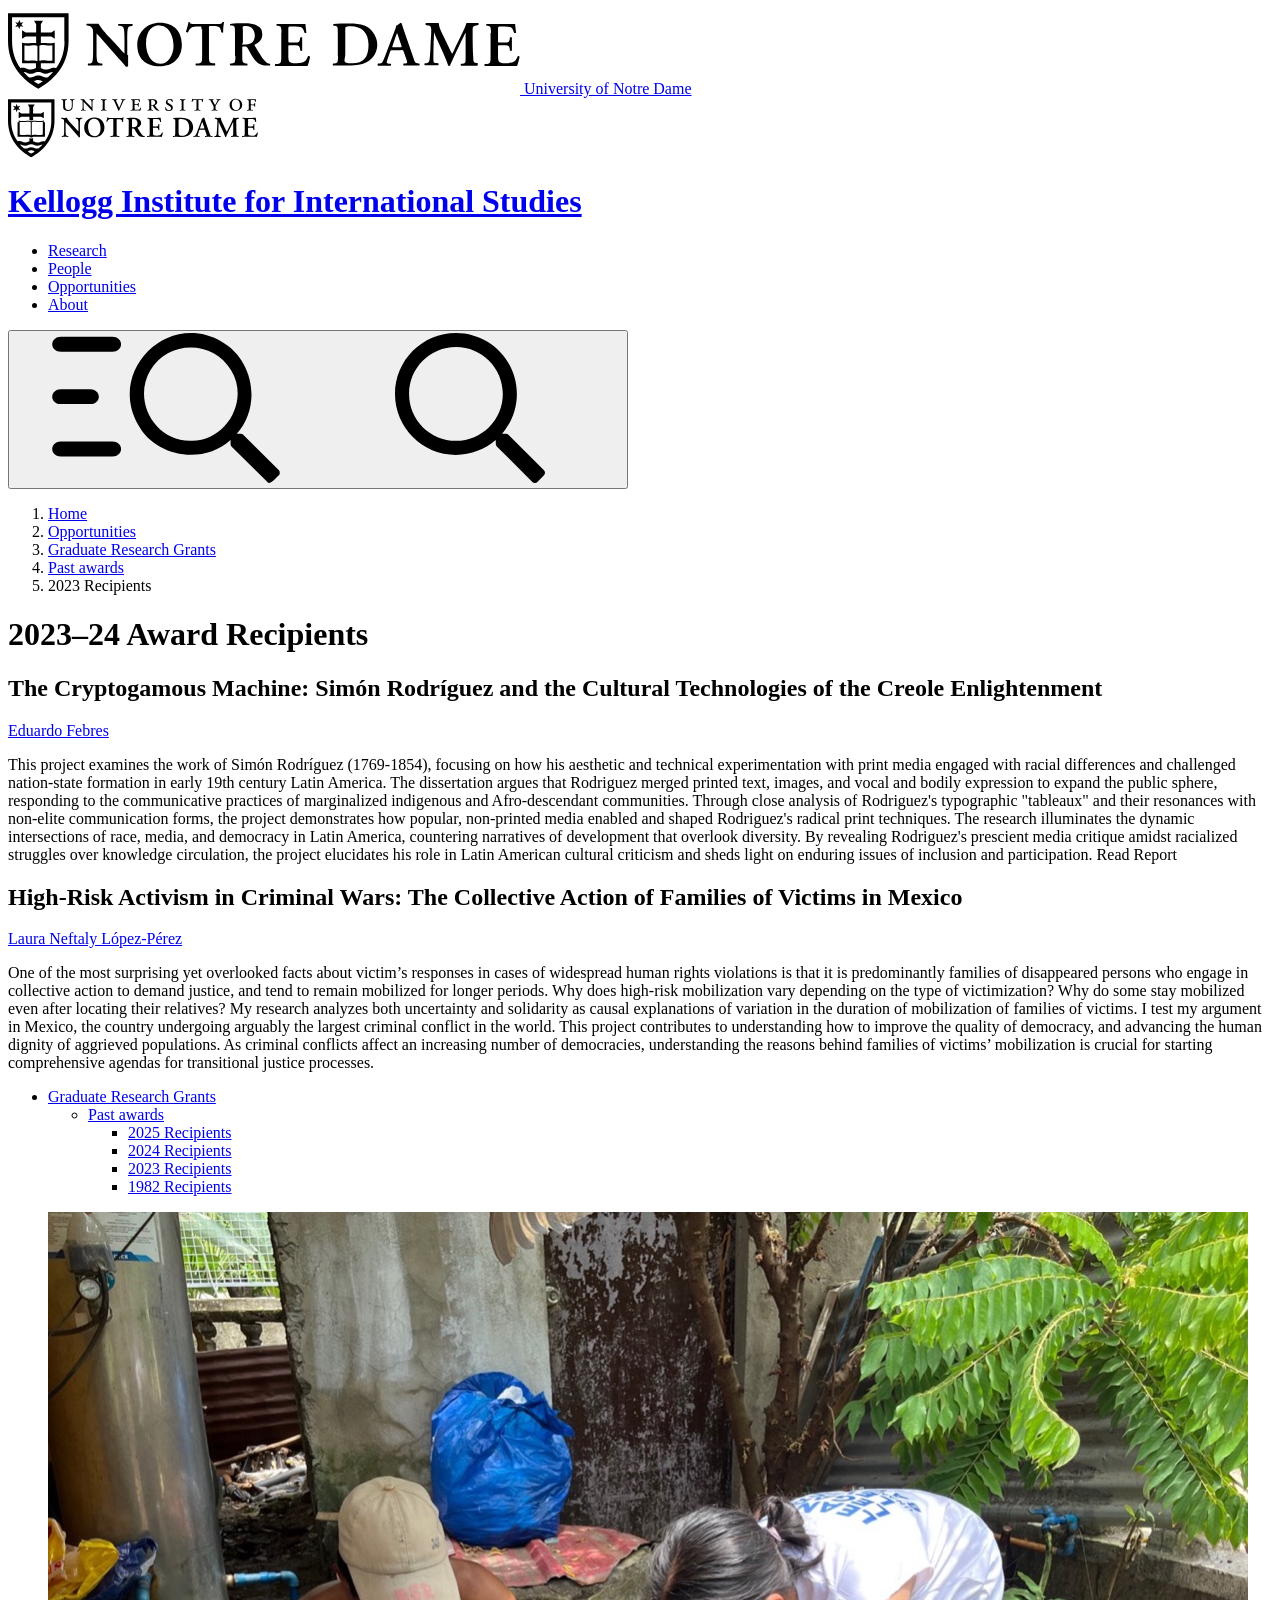
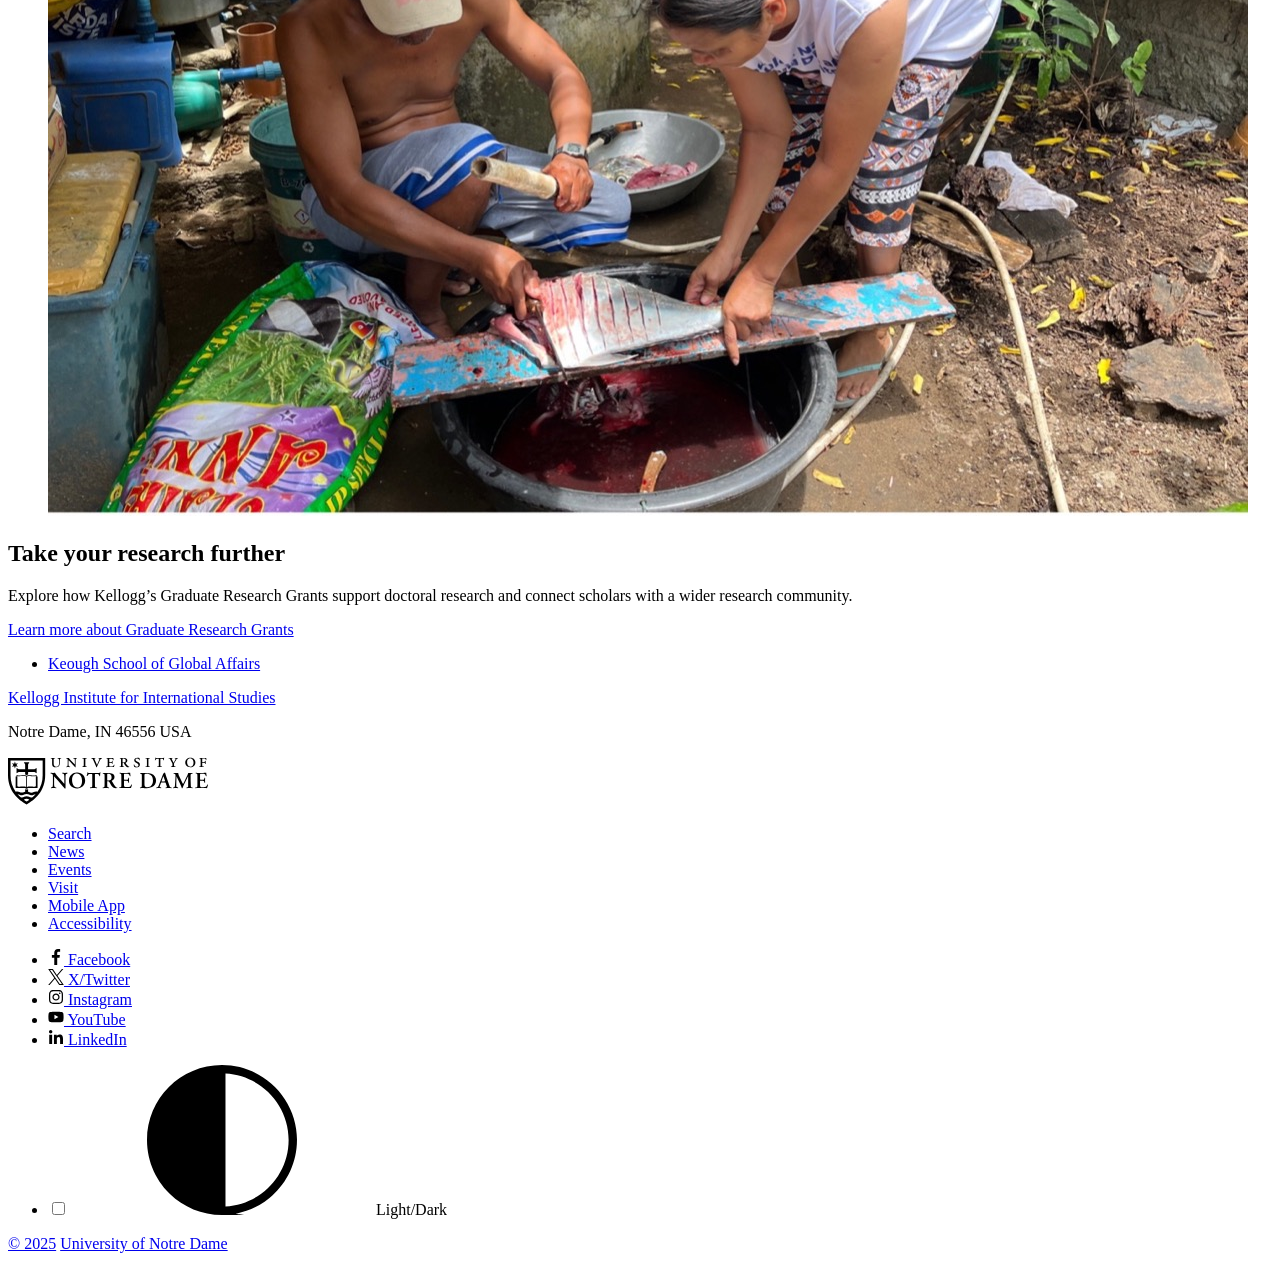
<file: kellogg-grant-history/stanford-2023.html>
<!doctype html>
<html lang="en"><head><meta charset="utf-8"><meta name="viewport" content="width=device-width,initial-scale=1">
<meta name="robots" content="noindex,nofollow"><meta name="description" content="Explore Kellogg graduate research awards, recipients, and projects, with selected records from recent years and 1982.">
<title>2023–24 Award Recipients | Graduate Research Grants | Kellogg Institute</title>
<link rel="stylesheet" href="https://conductor.nd.edu/stylesheets/themes/ndt/4.0/ndt.css">
<link rel="icon" href="https://static.nd.edu/favicon.ico"><link rel="icon" href="https://static.nd.edu/images/monogram/monogram.svg" type="image/svg+xml"><link rel="apple-touch-icon" href="https://static.nd.edu/images/webclips/default/webclip-180.png">
</head><body>
<svg xmlns="http://www.w3.org/2000/svg" xmlns:xlink="http://www.w3.org/1999/xlink" class="nd-sprite" style="display:none" aria-hidden="true" focusable="false">
<!-- Official Notre Dame Web Theme v4 icon sprite: https://static.nd.edu/images/icons/ndt4-v1.svg (icons, academic-mark, mobile-mark, shield) -->
<symbol id="icon-search" viewBox="0 0 512 512">
	<path d="M508.5 468.9L387.1 347.5c-2.3-2.3-5.3-3.5-8.5-3.5h-13.2c31.5-36.5 50.6-84 50.6-136C416 93.1 322.9 0 208 0S0 93.1 0 208s93.1 208 208 208c52 0 99.5-19.1 136-50.6v13.2c0 3.2 1.3 6.2 3.5 8.5l121.4 121.4c4.7 4.7 12.3 4.7 17 0l22.6-22.6c4.7-4.7 4.7-12.3 0-17zM208 368c-88.4 0-160-71.6-160-160S119.6 48 208 48s160 71.6 160 160-71.6 160-160 160z"/>
</symbol>
<symbol id="icon-menu" viewBox="0 0 448 512">
	<path d="M436 124H12c-6.627 0-12-5.373-12-12V80c0-6.627 5.373-12 12-12h424c6.627 0 12 5.373 12 12v32c0 6.627-5.373 12-12 12zm0 160H12c-6.627 0-12-5.373-12-12v-32c0-6.627 5.373-12 12-12h424c6.627 0 12 5.373 12 12v32c0 6.627-5.373 12-12 12zm0 160H12c-6.627 0-12-5.373-12-12v-32c0-6.627 5.373-12 12-12h424c6.627 0 12 5.373 12 12v32c0 6.627-5.373 12-12 12z"/>
</symbol>
<symbol id="icon-search-menu" viewBox="0 0 777 512">
	<path d="M773.8,468.9c4.3,4,3.8,13.5,0,17-8.4,5.5-29.2,37.1-40,22l-121.9-120.8c-4.9-4.3-2.4-16.4-3-22-93,85.1-255.7,59.3-315.4-52C188.1,129.8,392.9-76.8,577.2,28.6c111.4,61.5,138,221.4,52.9,315.4,5.6.6,17.8-1.8,22,3l121.9,121.9h-.2ZM473.4,368c119.3,3.5,201-137.2,137.8-239.6-60.2-105.9-216.8-104.7-276.5,0-61.1,104.4,17,242.2,138.7,239.6h0Z"/>
  <path d="M206.2,370.2H29c-16,0-28.9,11.5-28.9,25.5s12.9,25.5,28.9,25.5h177.2c16,0,28.9-11.5,28.9-25.5s-12.9-25.5-28.9-25.5h0Z"/>
  <path d="M29,64h177.2c16,0,28.9-11.4,28.9-25.5s-12.9-25.5-28.9-25.5H29C13.1,13,.2,24.4.2,38.5s12.9,25.5,28.9,25.5Z"/>
  <path d="M29,242.7h101.3c16,0,28.9-11.4,28.9-25.5s-12.9-25.5-28.9-25.5H29c-16,0-28.9,11.5-28.9,25.5s12.9,25.5,28.9,25.5h0Z"/>
</symbol>
<symbol id="icon-close" viewBox="0 0 332.5 332.5">
	<path d="M191.7,166.2L328.9,29c4.7-4.7,4.7-12.3,0-17l-8.5-8.5c-4.7-4.7-12.3-4.7-17,0l-137.2,137.2L29,3.6c-4.7-4.7-12.3-4.7-17,0L3.5,12.1c-4.7,4.7-4.7,12.3,0,17l137.2,137.1L3.6,303.4c-4.7,4.7-4.7,12.3,0,17l8.5,8.5c4.7,4.7,12.3,4.7,17,0l137.1-137.2,137.2,137.2c4.7,4.7,12.3,4.7,17,0l8.5-8.5c4.7-4.7,4.7-12.3,0-17l-137.2-137.2Z"/>
</symbol>
<symbol id="icon-refresh" viewBox="0 0 512 512">
	<path d="M12 8h27.711c6.739 0 12.157 5.548 11.997 12.286l-2.347 98.568C93.925 51.834 170.212 7.73 256.793 8.001 393.18 8.428 504.213 120.009 504 256.396 503.786 393.181 392.835 504 256 504c-63.926 0-122.202-24.187-166.178-63.908-5.113-4.618-5.354-12.561-.482-17.433l19.738-19.738c4.498-4.498 11.753-4.785 16.501-.552C160.213 433.246 205.895 452 256 452c108.322 0 196-87.662 196-196 0-108.322-87.662-196-196-196-79.545 0-147.941 47.282-178.675 115.302l126.389-3.009c6.737-.16 12.286 5.257 12.286 11.997V212c0 6.627-5.373 12-12 12H12c-6.627 0-12-5.373-12-12V20C0 13.373 5.373 8 12 8z"/>
</symbol>
<symbol id="icon-check" viewBox="0 0 512 512">
	<path d="M435.848 83.466L172.804 346.51l-96.652-96.652c-4.686-4.686-12.284-4.686-16.971 0l-28.284 28.284c-4.686 4.686-4.686 12.284 0 16.971l133.421 133.421c4.686 4.686 12.284 4.686 16.971 0l299.813-299.813c4.686-4.686 4.686-12.284 0-16.971l-28.284-28.284c-4.686-4.686-12.284-4.686-16.97 0z"/>
</symbol>
<symbol id="icon-map-pin" viewBox="0 0 384 512">
	<path d="M172.268 501.67C26.97 291.031 0 269.413 0 192 0 85.961 85.961 0 192 0s192 85.961 192 192c0 77.413-26.97 99.031-172.268 309.67-9.535 13.774-29.93 13.773-39.464 0zM192 272c44.183 0 80-35.817 80-80s-35.817-80-80-80-80 35.817-80 80 35.817 80 80 80z"/>
</symbol>
<symbol id="icon-plus" viewBox="0 0 448 512">
	<path d="M436 228H252V44c0-6.6-5.4-12-12-12h-32c-6.6 0-12 5.4-12 12v184H12c-6.6 0-12 5.4-12 12v32c0 6.6 5.4 12 12 12h184v184c0 6.6 5.4 12 12 12h32c6.6 0 12-5.4 12-12V284h184c6.6 0 12-5.4 12-12v-32c0-6.6-5.4-12-12-12z"/>
</symbol>
<symbol id="icon-minus" viewBox="0 0 448 512">
	<path d="M436 284c6.6 0 12-5.4 12-12v-32c0-6.6-5.4-12-12-12H12c-6.6 0-12 5.4-12 12v32c0 6.6 5.4 12 12 12h424z"/>
</symbol>
<symbol id="icon-user" viewBox="0 0 512 512">
	<path d="M423.309 291.025L402.221 285C431.798 243.89 436 202.294 436 180 436 80.649 355.484 0 256 0 156.649 0 76 80.516 76 180c0 22.299 4.198 63.884 33.779 105l-21.088 6.025C21.28 310.285 0 371.59 0 408.605v25.681C0 477.138 34.862 512 77.714 512h356.571C477.138 512 512 477.138 512 434.286v-25.681c0-36.247-20.725-98.161-88.691-117.58zM256 48c72.902 0 132 59.099 132 132s-59.098 132-132 132-132-59.099-132-132S183.098 48 256 48zm208 386.286c0 16.41-13.304 29.714-29.714 29.714H77.714C61.304 464 48 450.696 48 434.286v-25.681c0-33.167 21.987-62.316 53.878-71.427l46.103-13.172C162.683 335.058 200.427 360 256 360s93.317-24.942 108.019-35.994l46.103 13.172C442.013 346.29 464 375.438 464 408.605v25.681z"/>
</symbol>
<symbol id="icon-calendar" viewBox="0 0 448 512">
	<path d="M148 288h-40c-6.6 0-12-5.4-12-12v-40c0-6.6 5.4-12 12-12h40c6.6 0 12 5.4 12 12v40c0 6.6-5.4 12-12 12zm108-12v-40c0-6.6-5.4-12-12-12h-40c-6.6 0-12 5.4-12 12v40c0 6.6 5.4 12 12 12h40c6.6 0 12-5.4 12-12zm96 0v-40c0-6.6-5.4-12-12-12h-40c-6.6 0-12 5.4-12 12v40c0 6.6 5.4 12 12 12h40c6.6 0 12-5.4 12-12zm-96 96v-40c0-6.6-5.4-12-12-12h-40c-6.6 0-12 5.4-12 12v40c0 6.6 5.4 12 12 12h40c6.6 0 12-5.4 12-12zm-96 0v-40c0-6.6-5.4-12-12-12h-40c-6.6 0-12 5.4-12 12v40c0 6.6 5.4 12 12 12h40c6.6 0 12-5.4 12-12zm192 0v-40c0-6.6-5.4-12-12-12h-40c-6.6 0-12 5.4-12 12v40c0 6.6 5.4 12 12 12h40c6.6 0 12-5.4 12-12zm96-260v352c0 26.5-21.5 48-48 48H48c-26.5 0-48-21.5-48-48V112c0-26.5 21.5-48 48-48h48V12c0-6.6 5.4-12 12-12h40c6.6 0 12 5.4 12 12v52h128V12c0-6.6 5.4-12 12-12h40c6.6 0 12 5.4 12 12v52h48c26.5 0 48 21.5 48 48zm-48 346V160H48v298c0 3.3 2.7 6 6 6h340c3.3 0 6-2.7 6-6z"/>
</symbol>
<symbol id="icon-calendar-add" viewBox="0 0 448 512">
	<path d="M336 292v24c0 6.6-5.4 12-12 12h-76v76c0 6.6-5.4 12-12 12h-24c-6.6 0-12-5.4-12-12v-76h-76c-6.6 0-12-5.4-12-12v-24c0-6.6 5.4-12 12-12h76v-76c0-6.6 5.4-12 12-12h24c6.6 0 12 5.4 12 12v76h76c6.6 0 12 5.4 12 12zm112-180v352c0 26.5-21.5 48-48 48H48c-26.5 0-48-21.5-48-48V112c0-26.5 21.5-48 48-48h48V12c0-6.6 5.4-12 12-12h40c6.6 0 12 5.4 12 12v52h128V12c0-6.6 5.4-12 12-12h40c6.6 0 12 5.4 12 12v52h48c26.5 0 48 21.5 48 48zm-48 346V160H48v298c0 3.3 2.7 6 6 6h340c3.3 0 6-2.7 6-6z"/>
</symbol>
<symbol id="icon-envelope" viewBox="0 0 512 512">
	<path d="M464 64H48C21.49 64 0 85.49 0 112v288c0 26.51 21.49 48 48 48h416c26.51 0 48-21.49 48-48V112c0-26.51-21.49-48-48-48zm0 48v40.805c-22.422 18.259-58.168 46.651-134.587 106.49-16.841 13.247-50.201 45.072-73.413 44.701-23.208.375-56.579-31.459-73.413-44.701C106.18 199.465 70.425 171.067 48 152.805V112h416zM48 400V214.398c22.914 18.251 55.409 43.862 104.938 82.646 21.857 17.205 60.134 55.186 103.062 54.955 42.717.231 80.509-37.199 103.053-54.947 49.528-38.783 82.032-64.401 104.947-82.653V400H48z"/>
</symbol>
<symbol id="icon-download" viewBox="0 0 576 512">
	<path d="M528 288h-92.1l46.1-46.1c30.1-30.1 8.8-81.9-33.9-81.9h-64V48c0-26.5-21.5-48-48-48h-96c-26.5 0-48 21.5-48 48v112h-64c-42.6 0-64.2 51.7-33.9 81.9l46.1 46.1H48c-26.5 0-48 21.5-48 48v128c0 26.5 21.5 48 48 48h480c26.5 0 48-21.5 48-48V336c0-26.5-21.5-48-48-48zm-400-80h112V48h96v160h112L288 368 128 208zm400 256H48V336h140.1l65.9 65.9c18.8 18.8 49.1 18.7 67.9 0l65.9-65.9H528v128zm-88-64c0-13.3 10.7-24 24-24s24 10.7 24 24-10.7 24-24 24-24-10.7-24-24z"/>
</symbol>
<symbol id="icon-home" viewBox="0 0 576 512">
	<path d="M488 312.7V456c0 13.3-10.7 24-24 24H348c-6.6 0-12-5.4-12-12V356c0-6.6-5.4-12-12-12h-72c-6.6 0-12 5.4-12 12v112c0 6.6-5.4 12-12 12H112c-13.3 0-24-10.7-24-24V312.7c0-3.6 1.6-7 4.4-9.3l188-154.8c4.4-3.6 10.8-3.6 15.3 0l188 154.8c2.7 2.3 4.3 5.7 4.3 9.3zm83.6-60.9L488 182.9V44.4c0-6.6-5.4-12-12-12h-56c-6.6 0-12 5.4-12 12V117l-89.5-73.7c-17.7-14.6-43.3-14.6-61 0L4.4 251.8c-5.1 4.2-5.8 11.8-1.6 16.9l25.5 31c4.2 5.1 11.8 5.8 16.9 1.6l235.2-193.7c4.4-3.6 10.8-3.6 15.3 0l235.2 193.7c5.1 4.2 12.7 3.5 16.9-1.6l25.5-31c4.2-5.2 3.4-12.7-1.7-16.9z"/>
</symbol>
<symbol id="icon-clock" viewBox="0 0 512 512">
	<path d="M256 8C119 8 8 119 8 256s111 248 248 248 248-111 248-248S393 8 256 8zm0 448c-110.5 0-200-89.5-200-200S145.5 56 256 56s200 89.5 200 200-89.5 200-200 200zm61.8-104.4l-84.9-61.7c-3.1-2.3-4.9-5.9-4.9-9.7V116c0-6.6 5.4-12 12-12h32c6.6 0 12 5.4 12 12v141.7l66.8 48.6c5.4 3.9 6.5 11.4 2.6 16.8L334.6 349c-3.9 5.3-11.4 6.5-16.8 2.6z"/>
</symbol>
<symbol id="icon-history" viewBox="0 0 512 512">
	<path d="M504 255.532c.252 136.64-111.182 248.372-247.822 248.468-64.014.045-122.373-24.163-166.394-63.942-5.097-4.606-5.3-12.543-.443-17.4l16.96-16.96c4.529-4.529 11.776-4.659 16.555-.395C158.208 436.843 204.848 456 256 456c110.549 0 200-89.468 200-200 0-110.549-89.468-200-200-200-55.52 0-105.708 22.574-141.923 59.043l49.091 48.413c7.641 7.535 2.305 20.544-8.426 20.544H26.412c-6.627 0-12-5.373-12-12V45.443c0-10.651 12.843-16.023 20.426-8.544l45.097 44.474C124.866 36.067 187.15 8 256 8c136.811 0 247.747 110.781 248 247.532zm-167.058 90.173l14.116-19.409c3.898-5.36 2.713-12.865-2.647-16.763L280 259.778V116c0-6.627-5.373-12-12-12h-24c-6.627 0-12 5.373-12 12v168.222l88.179 64.13c5.36 3.897 12.865 2.712 16.763-2.647z"/>
</symbol>
<symbol id="icon-external-link" viewBox="0 0 512 512">
	<path d="M498.6,266v154.9c0,46.1-27.5,77.7-77.7,77.7H91.1c-44.7,0-77.7-30.5-77.7-77.7V91.1c0-49.3,27.4-77.7,77.7-77.7H236c18,0,30.6,12.5,30.6,30.5S254,74.5,236,74.5H91.1c-10.3,0-16.6,6.4-16.6,16.6v329.8c0,10.3,6.4,16.6,16.6,16.6h329.7c10.3,0,16.6-6.4,16.6-16.6V266c0-18,12.6-30.6,30.6-30.6S498.6,248,498.6,266z M350.2,74.7h44.3l-207.1,207c-12.2,12.2-12.2,30.7,0,42.9c13.8,14.2,36.5,6.3,42.8,0l207.1-207.1v44.3c0,18,12.6,30.6,30.6,30.6s30.6-12.6,30.6-30.6V44c0-19.2-10.3-30.5-30.5-30.5H350.2c-18,0-30.6,12.6-30.6,30.6S332.2,74.7,350.2,74.7z"/>
</symbol>
<symbol id="icon-lock" viewBox="0 0 448 512">
	<path d="M400 224h-24v-72C376 68.2 307.8 0 224 0S72 68.2 72 152v72H48c-26.5 0-48 21.5-48 48v192c0 26.5 21.5 48 48 48h352c26.5 0 48-21.5 48-48V272c0-26.5-21.5-48-48-48zM264 392c0 22.1-17.9 40-40 40s-40-17.9-40-40v-48c0-22.1 17.9-40 40-40s40 17.9 40 40v48zm32-168H152v-72c0-39.7 32.3-72 72-72s72 32.3 72 72v72z"/>
</symbol>
<symbol id="icon-play" viewBox="0 0 448 512">
	<path d="M424.4 214.7L72.4 6.6C43.8-10.3 0 6.1 0 47.9V464c0 37.5 40.7 60.1 72.4 41.3l352-208c31.4-18.5 31.5-64.1 0-82.6z"/>
</symbol>
<symbol id="icon-feed" viewBox="0 0 448 512">
	<path d="M128.081 415.959c0 35.369-28.672 64.041-64.041 64.041S0 451.328 0 415.959s28.672-64.041 64.041-64.041 64.04 28.673 64.04 64.041zm175.66 47.25c-8.354-154.6-132.185-278.587-286.95-286.95C7.656 175.765 0 183.105 0 192.253v48.069c0 8.415 6.49 15.472 14.887 16.018 111.832 7.284 201.473 96.702 208.772 208.772.547 8.397 7.604 14.887 16.018 14.887h48.069c9.149.001 16.489-7.655 15.995-16.79zm144.249.288C439.596 229.677 251.465 40.445 16.503 32.01 7.473 31.686 0 38.981 0 48.016v48.068c0 8.625 6.835 15.645 15.453 15.999 191.179 7.839 344.627 161.316 352.465 352.465.353 8.618 7.373 15.453 15.999 15.453h48.068c9.034-.001 16.329-7.474 16.005-16.504z"/>
</symbol>
<symbol id="icon-mode" viewBox="0 0 512 512">
  <path d="M512,256C512,114.6,397.4,0,256,0S0,114.6,0,256s114.6,256,256,256,32.8-1.6,48.5-4.6c21.4,0,14.5,0,.2,0,118.1-22.8,207.2-126.6,207.2-251.3ZM483.4,256c0,121.4-95.6,220.6-215.5,226.8V29.2c119.8,6.3,215.5,105.5,215.5,226.8Z"/>
</symbol>
<symbol id="icon-box-arrow-up" viewBox="0 0 365 512">
  <path d="M314.3,176.9h-61.5c-6.9,0-12.6,5.6-12.6,12.6v17.1c0,6.9,5.6,12.6,12.6,12.6h61.5c4.5,0,8.1,3.7,8.1,8.1v234.3c0,4.5-3.7,8.1-8.1,8.1H50.7c-4.5,0-8.1-3.7-8.1-8.1v-234.3c0-4.5,3.7-8.1,8.1-8.1h62c6.9,0,12.6-5.6,12.6-12.6v-17.1c0-6.9-5.6-12.6-12.6-12.6h-62C22.9,176.9.3,199.5.3,227.3v234.3c0,27.8,22.6,50.4,50.4,50.4h263.6c27.8,0,50.4-22.6,50.4-50.4v-234.3c0-27.8-22.6-50.4-50.4-50.4Z"/>
  <path d="M63.7,133.8l11.5,11.5c2.1,2.1,4.5,3,7.7,3s6.8-1.6,8.2-3l76.6-76.6v232c0,3.7,2.5,6.6,3.5,7.7,1.1,1.1,3.9,3.5,7.7,3.5h15.3c3,0,5.9-1.3,8.2-3.5h0c1.9-2,2.9-4.8,2.9-7.7V68.7l76.6,76.6.3.3.4.2c1.9,1.3,3.9,2.4,7.5,2.4s5.6-.9,7.7-3l11.2-11.2.3-.4c1.3-1.9,2.4-3.9,2.4-7.5s-.9-5.6-3-7.7L194.4,4.7c-1.9-2.4-4.7-3.8-7.9-3.8s-5,.8-7.5,2.4l-.4.3-114.4,114.9c-1.9,1.9-3,4.7-3,7.7s.6,4.6,2,6.9l.4.7Z"/>
</symbol>
<symbol id="icon-arrow-right" viewBox="0 0 448 512">
  <path d="M218.101 38.101L198.302 57.9c-4.686 4.686-4.686 12.284 0 16.971L353.432 230H12c-6.627 0-12 5.373-12 12v28c0 6.627 5.373 12 12 12h341.432l-155.13 155.13c-4.686 4.686-4.686 12.284 0 16.971l19.799 19.799c4.686 4.686 12.284 4.686 16.971 0l209.414-209.414c4.686-4.686 4.686-12.284 0-16.971L235.071 38.101c-4.686-4.687-12.284-4.687-16.97 0z"/>
</symbol>
<symbol id="icon-arrow-down" viewBox="0 0 448 512">
  <path d="M441.9,250.1l-19.8-19.8c-4.7-4.7-12.3-4.7-17,0l-155.1,155.1V44c0-6.6-5.4-12-12-12h-28c-6.6,0-12,5.4-12,12v341.4L42.9,230.3c-4.7-4.7-12.3-4.7-17,0l-19.8,19.8c-4.7,4.7-4.7,12.3,0,17l209.4,209.4c4.7,4.7,12.3,4.7,17,0l209.4-209.4c4.7-4.7,4.7-12.3,0-17Z"/>
</symbol>
<symbol id="icon-arrow-left" viewBox="0 0 448 512">
  <path d="M218.101 38.101L198.302 57.9c-4.686 4.686-4.686 12.284 0 16.971L353.432 230H12c-6.627 0-12 5.373-12 12v28c0 6.627 5.373 12 12 12h341.432l-155.13 155.13c-4.686 4.686-4.686 12.284 0 16.971l19.799 19.799c4.686 4.686 12.284 4.686 16.971 0l209.414-209.414c4.686-4.686 4.686-12.284 0-16.971L235.071 38.101c-4.686-4.687-12.284-4.687-16.97 0z"/>
</symbol>
<symbol id="icon-arrow-up" viewBox="0 0 448 512">
  <path d="M6.101 261.899L25.9 281.698c4.686 4.686 12.284 4.686 16.971 0L198 126.568V468c0 6.627 5.373 12 12 12h28c6.627 0 12-5.373 12-12V126.568l155.13 155.13c4.686 4.686 12.284 4.686 16.971 0l19.799-19.799c4.686-4.686 4.686-12.284 0-16.971L232.485 35.515c-4.686-4.686-12.284-4.686-16.971 0L6.101 244.929c-4.687 4.686-4.687 12.284 0 16.97z"/>
</symbol>
<symbol id="icon-angle-left" viewBox="0 0 192 512">
	<path d="M4.2,247.5L151,99.5c4.7-4.7,12.3-4.7,17,0l19.8,19.8c4.7,4.7,4.7,12.3,0,17l-118.5,119.7,118.5,119.7c4.7,4.7,4.7,12.3,0,17l-19.8,19.8c-4.7,4.7-12.3,4.7-17,0L4.2,264.5c-4.7-4.7-4.7-12.3,0-17Z"/>
</symbol>
<symbol id="icon-angle-right" viewBox="0 0 192 512">
	<path d="M187.8 264.5L41 412.5c-4.7 4.7-12.3 4.7-17 0L4.2 392.7c-4.7-4.7-4.7-12.3 0-17L122.7 256 4.2 136.3c-4.7-4.7-4.7-12.3 0-17L24 99.5c4.7-4.7 12.3-4.7 17 0l146.8 148c4.7 4.7 4.7 12.3 0 17z"/>
</symbol>
<symbol id="icon-bluesky" viewBox="0 0 600 530">
	<path d="m135.72 44.03c66.496 49.921 138.02 151.14 164.28 205.46 26.262-54.316 97.782-155.54 164.28-205.46 47.98-36.021 125.72-63.892 125.72 24.795 0 17.712-10.155 148.79-16.111 170.07-20.703 73.984-96.144 92.854-163.25 81.433 117.3 19.964 147.14 86.092 82.697 152.22-122.39 125.59-175.91-31.511-189.63-71.766-2.514-7.3797-3.6904-10.832-3.7077-7.8964-0.0174-2.9357-1.1937 0.51669-3.7077 7.8964-13.714 40.255-67.233 197.36-189.63 71.766-64.444-66.128-34.605-132.26 82.697-152.22-67.108 11.421-142.55-7.4491-163.25-81.433-5.9562-21.282-16.111-152.36-16.111-170.07 0-88.687 77.742-60.816 125.72-24.795z"/>
</symbol>
<symbol id="icon-linkedin" viewBox="0 0 448 512">
	<path d="M100.3 480H7.4V180.9h92.9V480zM53.8 140.1C24.1 140.1 0 115.5 0 85.8 0 56.1 24.1 32 53.8 32c29.7 0 53.8 24.1 53.8 53.8 0 29.7-24.1 54.3-53.8 54.3zM448 480h-92.7V334.4c0-34.7-.7-79.2-48.3-79.2-48.3 0-55.7 37.7-55.7 76.7V480h-92.8V180.9h89.1v40.8h1.3c12.4-23.5 42.7-48.3 87.9-48.3 94 0 111.3 61.9 111.3 142.3V480z"/>
</symbol>
<symbol id="icon-twitter-x" viewBox="0 0 1200 1227">
  <path d="M714.163 519.284L1160.89 0H1055.03L667.137 450.887L357.328 0H0L468.492 681.821L0 1226.37H105.866L515.491 750.218L842.672 1226.37H1200L714.137 519.284H714.163ZM569.165 687.828L521.697 619.934L144.011 79.6944H306.615L611.412 515.685L658.88 583.579L1055.08 1150.3H892.476L569.165 687.854V687.828Z"/>
</symbol>
<symbol id="icon-facebook" viewBox="0 0 264 512">
	<path d="M76.7 512V283H0v-91h76.7v-71.7C76.7 42.4 124.3 0 193.8 0c33.3 0 61.9 2.5 70.2 3.6V85h-48.2c-37.8 0-45.1 18-45.1 44.3V192H256l-11.7 91h-73.6v229"/>
</symbol>
<symbol id="icon-google" viewBox="0 0 448 512">
	<path d="M488 261.8C488 403.3 391.1 504 248 504 110.8 504 0 393.2 0 256S110.8 8 248 8c66.8 0 123 24.5 166.3 64.9l-67.5 64.9C258.5 52.6 94.3 116.6 94.3 256c0 86.5 69.1 156.6 153.7 156.6 98.2 0 135-70.4 140.8-106.9H248v-85.3h236.1c2.3 12.7 3.9 24.9 3.9 41.4z"/>
</symbol>
<symbol id="icon-vimeo" viewBox="0 0 448 512">
	<path d="M447.8 153.6c-2 43.6-32.4 103.3-91.4 179.1-60.9 79.2-112.4 118.8-154.6 118.8-26.1 0-48.2-24.1-66.3-72.3C100.3 250 85.3 174.3 56.2 174.3c-3.4 0-15.1 7.1-35.2 21.1L0 168.2c51.6-45.3 100.9-95.7 131.8-98.5 34.9-3.4 56.3 20.5 64.4 71.5 28.7 181.5 41.4 208.9 93.6 126.7 18.7-29.6 28.8-52.1 30.2-67.6 4.8-45.9-35.8-42.8-63.3-31 22-72.1 64.1-107.1 126.2-105.1 45.8 1.2 67.5 31.1 64.9 89.4z"/>
</symbol>
<symbol id="icon-youtube" viewBox="0 0 576 512">
	<path d="M549.655 124.083c-6.281-23.65-24.787-42.276-48.284-48.597C458.781 64 288 64 288 64S117.22 64 74.629 75.486c-23.497 6.322-42.003 24.947-48.284 48.597-11.412 42.867-11.412 132.305-11.412 132.305s0 89.438 11.412 132.305c6.281 23.65 24.787 41.5 48.284 47.821C117.22 448 288 448 288 448s170.78 0 213.371-11.486c23.497-6.321 42.003-24.171 48.284-47.821 11.412-42.867 11.412-132.305 11.412-132.305s0-89.438-11.412-132.305zm-317.51 213.508V175.185l142.739 81.205-142.739 81.201z"/>
</symbol>
<symbol id="icon-instagram" viewBox="0 0 448 512">
	<path d="M224.1 141c-63.6 0-114.9 51.3-114.9 114.9s51.3 114.9 114.9 114.9S339 319.5 339 255.9 287.7 141 224.1 141zm0 189.6c-41.1 0-74.7-33.5-74.7-74.7s33.5-74.7 74.7-74.7 74.7 33.5 74.7 74.7-33.6 74.7-74.7 74.7zm146.4-194.3c0 14.9-12 26.8-26.8 26.8-14.9 0-26.8-12-26.8-26.8s12-26.8 26.8-26.8 26.8 12 26.8 26.8zm76.1 27.2c-1.7-35.9-9.9-67.7-36.2-93.9-26.2-26.2-58-34.4-93.9-36.2-37-2.1-147.9-2.1-184.9 0-35.8 1.7-67.6 9.9-93.9 36.1s-34.4 58-36.2 93.9c-2.1 37-2.1 147.9 0 184.9 1.7 35.9 9.9 67.7 36.2 93.9s58 34.4 93.9 36.2c37 2.1 147.9 2.1 184.9 0 35.9-1.7 67.7-9.9 93.9-36.2 26.2-26.2 34.4-58 36.2-93.9 2.1-37 2.1-147.8 0-184.8zM398.8 388c-7.8 19.6-22.9 34.7-42.6 42.6-29.5 11.7-99.5 9-132.1 9s-102.7 2.6-132.1-9c-19.6-7.8-34.7-22.9-42.6-42.6-11.7-29.5-9-99.5-9-132.1s-2.6-102.7 9-132.1c7.8-19.6 22.9-34.7 42.6-42.6 29.5-11.7 99.5-9 132.1-9s102.7-2.6 132.1 9c19.6 7.8 34.7 22.9 42.6 42.6 11.7 29.5 9 99.5 9 132.1s2.7 102.7-9 132.1z"/>
</symbol>
<symbol id="icon-snapchat" viewBox="0 0 32 30">
	<path d="M31.7,23.4c-.4.7-1.7,1.3-4.2,1.7,0,.1-.1.4-.2.7l-.2.7c-.1.4-.4.6-.7.6s-.4,0-.8-.1c-.6-.1-1.2-.2-1.6-.2-.8,0-1.4.1-1.9.3-.4.2-.9.5-1.6,1-.9.6-1.5,1-2,1.2-.8.4-1.7.5-2.5.4-.9.1-1.7,0-2.5-.5-.6-.2-1.2-.6-1.8-1.1h0c-.7-.6-1.3-.9-1.6-1-.5-.2-1.2-.3-1.9-.3s-1,.1-1.7.2c-.4,0-.6,0-.7,0-.4,0-.6-.2-.7-.6l-.2-.7c-.1-.4-.2-.7-.2-.8-2.8-.4-4.2-1-4.2-2s0-.3.1-.4c.1-.1.2-.2.4-.2,1.8-.2,3.4-1.2,4.7-2.8.7-.8,1.2-1.6,1.5-2.5h0c.2-.5.3-.9.2-1.2-.1-.2-.4-.5-.7-.7-.2-.1-.6-.2-1-.4h-.4c-1.2-.6-1.7-1.2-1.6-1.8,0-.4.3-.6.8-.9.5-.2.9-.2,1.2,0,.6.2,1,.4,1.5.4s.4,0,.6-.1v-.7c-.2-1.5-.2-2.6-.2-3.4,0-1.2.2-2.2.5-3,.9-2,2.3-3.4,4.2-4.2,1.1-.5,2.3-.8,3.6-.8h.6c1.7,0,3.2.4,4.6,1.3,1.4.9,2.5,2.2,3.3,3.8.2.7.4,1.7.5,3,0,.8,0,1.9-.1,3.4v.8c0,.1.2.1.5.1.4,0,.9-.1,1.4-.4.4-.2.8-.2,1.3,0,.6.2.9.6.9,1.1s-.6,1.1-1.6,1.5h-.4c-1,.5-1.7.9-1.8,1.2-.1.3,0,.7.2,1.1h0c.3.9.8,1.7,1.5,2.5,1.4,1.6,2.9,2.6,4.7,2.8.2,0,.3.2.4.4.1.2.1.4,0,.6Z"/>
</symbol>
<symbol id="icon-exclamation" viewBox="0 0 576 512">
	<path d="M569.517 440.013C587.975 472.007 564.806 512 527.94 512H48.054c-36.937 0-59.999-40.055-41.577-71.987L246.423 23.985c18.467-32.009 64.72-31.951 83.154 0l239.94 416.028zM288 354c-25.405 0-46 20.595-46 46s20.595 46 46 46 46-20.595 46-46-20.595-46-46-46zm-43.673-165.346l7.418 136c.347 6.364 5.609 11.346 11.982 11.346h48.546c6.373 0 11.635-4.982 11.982-11.346l7.418-136c.375-6.874-5.098-12.654-11.982-12.654h-63.383c-6.884 0-12.356 5.78-11.981 12.654z"/>
</symbol>
<symbol id="icon-success" viewBox="0 0 512 512">
	<path d="M504 256c0 136.967-111.033 248-248 248S8 392.967 8 256 119.033 8 256 8s248 111.033 248 248zM227.314 387.314l184-184c6.248-6.248 6.248-16.379 0-22.627l-22.627-22.627c-6.248-6.249-16.379-6.249-22.628 0L216 308.118l-70.059-70.059c-6.248-6.248-16.379-6.248-22.628 0l-22.627 22.627c-6.248 6.248-6.248 16.379 0 22.627l104 104c6.249 6.249 16.379 6.249 22.628.001z"/>
</symbol>
<symbol id="icon-info" viewBox="0 0 512 512">
	<path d="M256 8C119.043 8 8 119.083 8 256c0 136.997 111.043 248 248 248s248-111.003 248-248C504 119.083 392.957 8 256 8zm0 110c23.196 0 42 18.804 42 42s-18.804 42-42 42-42-18.804-42-42 18.804-42 42-42zm56 254c0 6.627-5.373 12-12 12h-88c-6.627 0-12-5.373-12-12v-24c0-6.627 5.373-12 12-12h12v-64h-12c-6.627 0-12-5.373-12-12v-24c0-6.627 5.373-12 12-12h64c6.627 0 12 5.373 12 12v100h12c6.627 0 12 5.373 12 12v24z"/>
</symbol>
<symbol id="icon-question" viewBox="0 0 512 512">
	<path d="M504 256c0 136.997-111.043 248-248 248S8 392.997 8 256C8 119.083 119.043 8 256 8s248 111.083 248 248zM262.655 90c-54.497 0-89.255 22.957-116.549 63.758-3.536 5.286-2.353 12.415 2.715 16.258l34.699 26.31c5.205 3.947 12.621 3.008 16.665-2.122 17.864-22.658 30.113-35.797 57.303-35.797 20.429 0 45.698 13.148 45.698 32.958 0 14.976-12.363 22.667-32.534 33.976C247.128 238.528 216 254.941 216 296v4c0 6.627 5.373 12 12 12h56c6.627 0 12-5.373 12-12v-1.333c0-28.462 83.186-29.647 83.186-106.667 0-58.002-60.165-102-116.531-102zM256 338c-25.365 0-46 20.635-46 46 0 25.364 20.635 46 46 46s46-20.636 46-46c0-25.365-20.635-46-46-46z"/>
</symbol>
<symbol id="icon-flag" viewBox="0 0 512 512">
  <path d="M349.565 98.783C295.978 98.783 251.721 64 184.348 64c-24.955 0-47.309 4.384-68.045 12.013a55.947 55.947 0 0 0 3.586-23.562C118.117 24.015 94.806 1.206 66.338.048 34.345-1.254 8 24.296 8 56c0 19.026 9.497 35.825 24 45.945V488c0 13.255 10.745 24 24 24h16c13.255 0 24-10.745 24-24v-94.4c28.311-12.064 63.582-22.122 114.435-22.122 53.588 0 97.844 34.783 165.217 34.783 48.169 0 86.667-16.294 122.505-40.858C506.84 359.452 512 349.571 512 339.045v-243.1c0-23.393-24.269-38.87-45.485-29.016-34.338 15.948-76.454 31.854-116.95 31.854z"/>
</symbol>
<symbol id="icon-prohibited" viewBox="0 0 512 512">
  <path d="M504 256c0 136.997-111.043 248-248 248S8 392.997 8 256C8 119.083 119.043 8 256 8s248 111.083 248 248zm-248 50c-25.405 0-46 20.595-46 46s20.595 46 46 46 46-20.595 46-46-20.595-46-46-46zm-43.673-165.346l7.418 136c.347 6.364 5.609 11.346 11.982 11.346h48.546c6.373 0 11.635-4.982 11.982-11.346l7.418-136c.375-6.874-5.098-12.654-11.982-12.654h-63.383c-6.884 0-12.356 5.78-11.981 12.654z"/>
</symbol>
<symbol id="icon-globe" viewBox="0 0 60 60">
  <path d="M29.8,0c5.3,0,10.3,1.4,14.9,4.1s8.2,6.2,10.8,10.8,4.1,9.6,4.1,14.9-1.4,10.3-4.1,14.9-6.2,8.3-10.8,10.9c-4.6,2.6-9.6,4-14.9,4s-10.3-1.3-14.9-4c-4.6-2.6-8.3-6.4-10.9-10.9S0,35.1,0,29.8s1.3-10.3,4-14.9S10.3,6.7,14.9,4.1,24.4,0,29.8,0ZM52.9,18.2c-1.6-3.1-3.6-5.8-6.2-8-2.6-2.3-5.5-4-8.9-5,2.4,3.4,4.1,7.7,5.3,13.1h9.8ZM40.3,29.8c0-2.5-.2-5-.5-7.7h-20.2c-.4,2.6-.5,5.2-.5,7.7s.1,5.2.5,7.7h20.2c.2-2.5.5-5,.5-7.7ZM29.8,3.8c-1.7,0-3.5,1.3-5.2,3.8-1.9,2.6-3.2,6.2-4.2,10.6h18.7c-1-4.3-2.4-7.9-4.2-10.6-1.8-2.5-3.5-3.8-5.2-3.8ZM21.7,5.2c-3.4,1.1-6.4,2.8-9,5s-4.7,4.9-6.1,8h9.8c1.1-5.3,2.9-9.7,5.3-13.1ZM3.8,29.8c0,2.6.4,5.3,1.2,7.7h10.8c-.4-2.5-.5-5-.5-7.6s.1-5.2.5-7.8H5c-.8,2.5-1.2,5-1.2,7.7ZM6.6,41.3c1.4,3.1,3.5,5.9,6.1,8.2s5.6,4,9,4.9c-2.4-3.2-4.2-7.6-5.3-13.1H6.6ZM29.8,55.7c1.7,0,3.4-1.2,5.2-3.8,1.8-2.6,3.2-6.1,4.2-10.6h-18.7c1,4.4,2.3,7.9,4.2,10.6,1.7,2.6,3.5,3.8,5.2,3.8ZM37.9,54.3c3.2-1,6.1-2.6,8.8-4.9,2.6-2.3,4.7-5,6.2-8.2h-9.8c-1.2,5.4-2.9,9.7-5.2,13.1ZM43.7,37.4h10.8c.7-2.4,1.2-5,1.2-7.7s-.5-5.2-1.2-7.7h-10.8c.2,2.6.5,5.2.5,7.7s-.2,5-.5,7.7Z" />
</symbol>
<symbol id="academic-mark" viewBox="0 0 291.5 68.2">
	<g class="shield" fill="var(--mark-shield)">
		<path d="M9,8.91L5.66,8.25l2.22,2.54l-2.22,2.54L9,12.67l1.09,3.19l1.09-3.19l3.31,0.66l-2.23-2.54l2.23-2.54l-3.31,0.66l-1.09-3.2L9,8.91"/>
		<path d="M41.74,27.47v-2.23c-2.54,0.87-5.27,1.07-7.91,0.58c-4.75-0.68-6.72,0.62-6.72,0.62s-2-1.3-6.73-0.62c-2.64,0.49-5.37,0.29-7.91-0.58v2.23h-1.33v16.91h13.8c0.56,0.59,1.36,0.9,2.17,0.85c0.81,0.05,1.6-0.26,2.16-0.85h13.8V27.47H41.74z M26.53,42.68c0,0-1.68-1.14-6.43-0.53s-6.46-0.49-6.46-0.49V26.81c0,0,2,0.79,6.76,0.18s6.13,0.53,6.13,0.53L26.53,42.68zM40.59,41.68c0,0-1.72,1.09-6.47,0.48s-6.42,0.53-6.42,0.53V27.53c0,0,1.38-1.14,6.13-0.53s6.76-0.19,6.76-0.19L40.59,41.68z"/>
		<path d="M27.1,0.63H0v24.64C0,48.76,14.93,61.34,27.1,68.2c12.18-6.86,27.11-19.44,27.11-42.93V0.63H27.1z M27.1,63.88c-1.34-0.76-2.63-1.57-4-2.52c1.2-0.75,2.58-1.17,4-1.21c1.42,0.04,2.8,0.46,4,1.21C29.72,62.36,28.41,63.12,27.1,63.88M36.51,57.11c-0.45,0.48-1.03,0.8-1.67,0.94c-0.33,0.05-0.67,0.08-1,0.09c-2.75,0-3.37-1.65-6.73-1.65s-4,1.65-6.74,1.65c-0.33-0.01-0.67-0.04-1-0.09c-0.64-0.14-1.22-0.46-1.67-0.94c-1.35-1.19-2.61-2.47-3.78-3.84c2.53,0,3.16,1.54,6.44,1.54c2.76,0,3.37-1.66,6.74-1.66s4,1.66,6.73,1.66c3.29,0,3.9-1.53,6.44-1.54C39.11,54.64,37.85,55.93,36.51,57.11 M50.5,25.65c0.12,8.61-2.49,17.04-7.46,24.08l0,0c-0.7-0.23-1.44-0.33-2.18-0.32c-2.82,0-3.66,1.65-7,1.65c-2,0-2.91-0.9-4.58-1.37v-4c0,0-0.5,0.7-2.16,0.7S25,45.63,25,45.63v4c-1.67,0.47-2.54,1.38-4.58,1.38c-3.36,0-4.2-1.66-7-1.66c-0.74-0.01-1.48,0.09-2.19,0.32l0,0C6.24,42.66,3.61,34.25,3.7,25.65V4.33h46.81L50.5,25.65z"/>
		<path d="M29.26,20.9h9.33l3.15,1.82v-7.43l-3.15,1.82h-9.32V9.9l1.83-3.16h-8L25,9.9v7.21h-9.38l-3.15-1.82v7.43l3.15-1.82H25v3.79c0.75,0.09,1.48,0.31,2.16,0.65c0.68-0.34,1.41-0.56,2.16-0.65V20.9H29.26z"/>
	</g>
	<g class="text" fill="var(--mark-text)">
		<path d="M83.86,38.73c0,1,0,5.1,0.09,5.87c-0.27,0.34-0.7,0.52-1.13,0.47c-0.53-0.7-1.5-1.83-3.9-4.57l-7.81-8.91c-2.17-2.43-3.24-3.7-3.8-4.2c-0.1,0-0.1,0.37-0.1,2.14V36c0,2.5,0,5.57,0.6,6.58c0.42,0.52,1.04,0.82,1.7,0.83l0.73,0.09c0.3,0.24,0.27,0.88-0.06,1c-1.24-0.07-2.54-0.1-3.81-0.1s-2.3,0-3.46,0.1c-0.29-0.24-0.34-0.68-0.1-0.97c0.01-0.01,0.02-0.02,0.03-0.03l0.73-0.15c0.64-0.11,1.23-0.24,1.48-0.77c0.42-1,0.42-4,0.42-6.58v-7.88c0-2.6,0-3.13-1.1-4.1c-0.55-0.32-1.14-0.54-1.76-0.67l-0.51-0.1c-0.23-0.19-0.2-0.86,0.14-1c1.26,0.13,3.1,0.1,3.94,0.1c0.69,0,1.49,0,2.29-0.1c0.58,1.44,4.21,5.63,5.37,6.9l3.34,3.6c1.41,1.55,4.5,5.07,4.84,5.28c0.1-0.1,0.1-0.27,0.1-0.81v-6.5c0-2.5,0-5.57-0.64-6.57c-0.4-0.52-1.01-0.83-1.66-0.84l-0.77-0.1c-0.3-0.22-0.27-0.86,0.07-1c1.29,0.06,2.53,0.1,3.83,0.1s2.3,0,3.51-0.1c0.29,0.23,0.34,0.65,0.11,0.94c-0.02,0.02-0.03,0.04-0.05,0.06l-0.77,0.18c-0.63,0.09-1.19,0.23-1.43,0.76c-0.46,1-0.46,3.93-0.46,6.57L83.86,38.73z"/>
		<path d="M100.35,23.19c5.31,0,7.58,5.84,7.58,10.87c0,6.71-3.07,9.55-6.87,9.55c-5.71,0-7.68-6.28-7.68-10.88c0-7.1,3.64-9.54,7-9.54 M100.82,21.86c-6.33-0.27-11.69,4.64-11.96,10.97c-0.01,0.29-0.01,0.57-0.01,0.86c0,6,4.33,11.24,11.88,11.24c6.72,0,11.73-4.89,11.73-11.47c0-6.07-4-11.6-11.67-11.6"/>
		<path d="M122.78,25.19c0-1.4,0-1.46-0.89-1.46h-1c-3.06,0-4,0.37-5.2,3.06c-0.36,0.2-0.82,0.1-1.07-0.23c0.52-1.64,0.95-3.31,1.3-5c0.1-0.09,0.23-0.14,0.37-0.12c0.12-0.01,0.24,0.03,0.33,0.12c0.18,0.84,0.64,0.88,2.91,0.88h11.83c1.63,0,2.13-0.1,2.54-0.88c0.12-0.07,0.25-0.11,0.39-0.12c0.16-0.02,0.33,0.04,0.44,0.16c-0.37,1.74-0.54,3.53-0.5,5.31c-0.27,0.26-0.68,0.31-1,0.1c-0.43-2.61-1.06-3.23-4.63-3.23h-1c-0.88,0-0.91,0.06-0.91,1.46v14.37c0,3.53,0.31,3.63,1.88,3.8l1.19,0.12c0.25,0.29,0.23,0.74-0.06,1c-1.94-0.07-3.44-0.1-4.91-0.1s-3,0-5.17,0.1c-0.28-0.27-0.3-0.7-0.06-1l1.4-0.15c1.56-0.14,1.86-0.24,1.86-3.77L122.78,25.19z"/>
		<path d="M144.61,25.26c0-1.53,0-1.64,1.77-1.64c2.9,0,4.61,2.3,4.61,4.94c0,3.17-1.51,4.77-4.78,4.77c-1.6,0-1.6-0.06-1.6-1.13V25.26z M140.74,39.61c0,3.53-0.29,3.63-1.86,3.83l-0.74,0.09c-0.26,0.26-0.25,0.69,0.01,0.95c0.02,0.02,0.04,0.04,0.06,0.05c1.53-0.07,3-0.1,4.5-0.1s3,0,4.43,0.1c0.29-0.26,0.33-0.7,0.07-1l-0.73-0.09c-1.57-0.2-1.87-0.3-1.87-3.83v-4.27c0-0.71,0-0.74,1-0.74c0.87-0.16,1.74,0.31,2.07,1.13c0.8,1.3,1.74,3.15,2.64,4.54c2,3.11,3.77,4.41,7,4.41c0.74,0.02,1.48-0.05,2.2-0.21c0.11-0.21,0.09-0.48-0.07-0.66c-0.85-0.1-1.65-0.45-2.3-1c-1.56-1.31-3.24-4.13-5.9-8.64c-0.13-0.2-0.19-0.47,0-0.57c1.64-0.67,4-2.2,4-5.27c0.06-2.06-1.09-3.96-2.94-4.86c-1.98-0.88-4.14-1.29-6.31-1.18c-2.73,0-5.57,0.1-7.67,0.3c-0.25,0.26-0.25,0.67,0,0.93l0.86,0.1c1.57,0.17,1.6,0.57,1.6,3.77L140.74,39.61z"/>
		<path d="M165.18,27.2c0-3.54-0.3-3.65-1.87-3.87l-0.53-0.08c-0.22-0.22-0.2-0.83,0.07-1c0.63,0,1.33,0.06,2.07,0.06s1.5,0,2.23,0h6.37c2.14,0,4.08,0,4.51-0.1c0.13,0.57,0.33,3.2,0.53,4.63c-0.14,0.28-0.8,0.34-1.07,0.14c-0.53-1.94-1-2.77-2.1-3c-0.87-0.22-1.77-0.32-2.67-0.29h-2.23c-1.44,0-1.44,0.06-1.44,2v5.64c0,0.87,0,0.9,0.81,0.9h1.59c2.91,0,3.48,0,3.71-1.47l0.23-1.13c0.27-0.24,0.9-0.24,1.07,0c0,0.9-0.09,2.1-0.09,3.34c0,1.24,0.06,2.44,0.09,3.5c-0.32,0.23-0.75,0.23-1.07,0l-0.23-1.33c-0.23-1.4-0.8-1.47-3.71-1.47h-1.59c-0.78,0-0.81,0.07-0.81,0.9v4.24c0,1.7,0.06,2.9,0.57,3.47s1,0.73,3.77,0.73c4.23,0.07,5-0.9,6.13-3.6c0.35-0.23,0.82-0.14,1.07,0.19c-0.27,1.67-0.74,3.3-1.4,4.85c-0.73,0-1.8-0.07-3.2-0.07s-3.07,0-5,0h-3.8c-1.46,0-3.5,0-5,0.1c-0.29-0.26-0.31-0.71-0.06-1l1.22-0.12c1.57-0.17,1.87-0.27,1.87-3.8L165.18,27.2z"/>
		<path d="M198.91,26.56c0-1.57,0-2.27,0.27-2.46c0.84-0.38,1.77-0.54,2.69-0.48c5.58,0,9.42,3.21,9.42,9.81c0,5.64-2.67,9.84-8.6,9.84c-3.55,0-3.78-1.73-3.78-5V26.56z M195,39.61c0,3.53-0.29,3.63-1.87,3.83l-0.73,0.09c-0.23,0.24-0.2,0.84,0.07,1c1.46-0.07,3-0.1,4.23-0.1c0.63,0,1.34,0,2.14,0.1s1.7,0.09,2.7,0.09c2.85,0.12,5.68-0.43,8.28-1.6c3.69-1.77,6.03-5.51,6-9.6c0.16-4.48-2.62-8.53-6.85-10c-2.53-0.86-5.19-1.25-7.86-1.14c-3.27,0-6,0.1-8.34,0.3c-0.25,0.26-0.25,0.67,0,0.93l0.7,0.07c1.57,0.2,1.6,0.6,1.6,3.8L195,39.61z"/>
		<path d="M224.59,34.73c-0.8,0-0.9,0-0.54-1l1.4-3.91c0.61-1.57,0.87-2.4,1-2.63h0.06c0.4,0.84,0.72,1.72,0.94,2.63l1.41,4c0.27,0.79,0.13,0.86-0.8,0.86L224.59,34.73z M228.49,36.23c0.94,0,1,0,1.37,0.9l1.56,4.54c0.44,1.43,0.34,1.63-0.85,1.77l-0.75,0.09c-0.21,0.32-0.16,0.74,0.11,1c1.16,0,2.63-0.1,4.06-0.1c1.74,0,3,0,4.34,0.1c0.25-0.28,0.25-0.72,0-1l-0.5-0.09c-1.7-0.3-1.87-0.54-2.64-2.77l-4.81-14c-0.53-1.5-1-3.07-1.49-4.57c-0.14-0.17-0.35-0.27-0.57-0.26c-0.64,0.71-1.44,1.26-2.33,1.6c-0.01,0.85-0.23,1.69-0.64,2.44l-4.58,11.87c-0.69,1.8-1.22,3.2-1.63,4.06c-0.5,1.11-0.86,1.41-1.83,1.55l-1,0.15c-0.25,0.29-0.25,0.71,0,1c1.16-0.07,2.2-0.1,3.29-0.1c1.37,0,2.48,0,3.54,0.1c0.29-0.26,0.31-0.71,0.06-1l-1-0.15c-1.24-0.18-1.37-0.28-0.7-2.25l1.37-4c0.29-0.9,0.27-0.9,1.13-0.9L228.49,36.23z"/>
		<path d="M268.92,43.53c0.34,0.14,0.3,0.84-0.06,1c-1.44-0.07-2.74-0.1-4.08-0.1c-1.56,0-3,0-4.46,0.1c-0.27-0.14-0.41-0.77-0.07-1l0.9-0.15c1.34-0.21,1.43-0.47,1.43-2.75V27h-0.07c-0.9,1.84-1.36,2.84-2,4.17L257.65,37c-1.14,2.34-2.81,6-3.41,7.61c-0.27,0.13-0.6,0.13-0.87,0c-0.56-1.8-2-5.07-2.76-6.74l-3-6.4C247,30.09,246.1,28,245.71,27h-0.07c-0.07,1.64-0.13,4.24-0.2,5.64c-0.07,2-0.14,5-0.14,7.74c0,2.21,0,2.73,1.47,3l1.1,0.19c0.24,0.21,0.24,0.84,0,1c-1.24-0.07-2.27-0.1-3.5-0.1c-1.07,0-2.27,0-3.57,0.1c-0.3-0.25-0.35-0.69-0.11-1l0.57-0.06c1.6-0.2,1.86-0.7,2.07-2.74s0.34-4.26,0.5-7.73c0.14-2.27,0.33-5,0.33-7.08c0-1.57-0.49-2.26-1.79-2.46l-1.14-0.21c-0.2-0.22-0.17-0.86,0.13-1c1,0.06,1.9,0.1,3.14,0.1s2.33,0,3.57-0.1c0.26,1.94,0.88,3.82,1.83,5.54l3.68,7.7c0.26,0.56,1.13,2.24,1.56,3c0.53-1,1-1.9,1.74-3.46l3.12-6.41c1.12-2.02,2.02-4.16,2.69-6.37c0.91,0.06,2,0.1,2.75,0.1c1.4,0,2.57,0,3.5-0.1c0.29,0.12,0.43,0.45,0.31,0.74c-0.04,0.1-0.12,0.19-0.21,0.26l-1.1,0.18c-1.46,0.19-1.8,0.76-1.8,2.53c0,4.94,0.06,9.88,0.3,14.81c0.11,2.23,0.47,2.47,1.53,2.61L268.92,43.53z"/>
		<path d="M276.06,27.2c0-3.54-0.3-3.65-1.87-3.87l-0.53-0.08c-0.23-0.22-0.2-0.83,0.06-1c0.63,0,1.34,0.06,2.07,0.06s1.5,0,2.24,0h6.37c2.13,0,4.07,0,4.5-0.1c0.14,0.57,0.34,3.2,0.54,4.63c-0.14,0.28-0.8,0.34-1.08,0.14c-0.52-1.94-1-2.77-2.09-3c-0.87-0.22-1.77-0.32-2.67-0.29h-2.24c-1.43,0-1.43,0.06-1.43,2v5.64c0,0.87,0,0.9,0.8,0.9h1.6c2.91,0,3.47,0,3.71-1.47l0.23-1.13c0.31-0.26,0.75-0.26,1.06,0c0,0.9-0.1,2.1-0.1,3.34c0,1.24,0.06,2.44,0.1,3.5c-0.32,0.23-0.74,0.23-1.06,0L286,35.2c-0.24-1.4-0.8-1.47-3.71-1.47h-1.6c-0.77,0-0.8,0.07-0.8,0.9v4.24c0,1.7,0.07,2.9,0.56,3.47s1,0.73,3.78,0.73c4.23,0.07,5-0.9,6.14-3.6c0.35-0.23,0.82-0.14,1.07,0.19c-0.28,1.67-0.75,3.29-1.41,4.85c-0.74,0-1.8-0.07-3.2-0.07s-3.07,0-5,0H278c-1.47,0-3.51,0-5,0.1c-0.28-0.26-0.31-0.7-0.07-1l1.24-0.12c1.57-0.17,1.87-0.27,1.87-3.8L276.06,27.2z"/>
		<path d="M64.3,3.84c0-2.08-0.15-2.14-1.42-2.42l-0.43-0.08c-0.21-0.16-0.18-0.67,0.07-0.76c1,0.05,2,0.09,2.93,0.09s1.9,0,3.08-0.09c0.24,0.09,0.27,0.6,0,0.76L68,1.42c-1.3,0.22-1.42,0.34-1.42,2.42V8.1c0,3,1,5.06,3.93,5.06c2.71,0,3.89-2.05,3.89-5V5.32c0-3-0.17-3.72-1.48-3.9l-0.63-0.08c-0.2-0.2-0.19-0.53,0.01-0.72c0.01-0.01,0.03-0.03,0.05-0.04c1,0.05,1.66,0.09,2.54,0.09s1.54,0,2.5-0.09c0.21,0.18,0.23,0.5,0.06,0.7c-0.02,0.02-0.04,0.04-0.06,0.06l-0.9,0.08c-0.79,0.09-1,0.91-1,3.9v3c0,3.86-1.79,5.88-5.63,5.88c-1.54,0.14-3.07-0.31-4.29-1.26c-0.9-0.9-1.29-2.29-1.29-4.26L64.3,3.84z"/>
		<path d="M97.46,5.32c0-3-0.18-3.78-1.3-3.9l-1-0.08c-0.2-0.2-0.19-0.53,0.01-0.72c0.01-0.01,0.03-0.03,0.05-0.04c1.12,0.05,1.81,0.09,2.7,0.09s1.54,0,2.5-0.09c0.21,0.2,0.21,0.54,0.01,0.75c0,0-0.01,0.01-0.01,0.01l-0.9,0.08c-0.79,0.09-1,0.91-1,3.9v5.07c0,0.6,0,3,0.09,3.51c-0.13,0.22-0.39,0.32-0.64,0.26c-0.33-0.42-0.94-1.05-2.81-3.07l-4.56-4.9c-1.15-1.2-1.93-2-2.32-2.32c-0.12,0-0.12,0.33-0.12,1.26v4c0,3,0.18,3.81,1.29,3.9l1,0.09c0.2,0.19,0.2,0.5,0.02,0.69c-0.02,0.03-0.05,0.05-0.08,0.07c-1.12-0.07-1.82-0.1-2.68-0.1s-1.46,0-2.52,0.1c-0.21-0.19-0.23-0.51-0.04-0.72c0.01-0.01,0.03-0.03,0.04-0.04L86,13c0.78-0.09,1-0.91,1-3.9V3.72c0-1,0-1.42-0.64-1.87c-0.34-0.21-0.72-0.36-1.12-0.43l-0.45-0.08c-0.2-0.19-0.2-0.5-0.02-0.69c0.02-0.03,0.05-0.05,0.08-0.07c1.15,0.09,2,0.09,2.6,0.09c0.43,0,0.86-0.03,1.28-0.09c0.83,1.36,1.84,2.61,3,3.71l2.85,2.93C95.19,7.88,97,9.8,97.28,10c0.18-0.06,0.18-0.49,0.18-1.21V5.32z"/>
		<path d="M110.44,3.84c0-2.08-0.12-2.2-1.41-2.42l-0.58-0.08c-0.21-0.16-0.18-0.67,0.07-0.76c1.17,0.05,2.11,0.09,3.07,0.09s1.91,0,3.08-0.09c0.24,0.09,0.28,0.6,0.06,0.76l-0.57,0.08c-1.3,0.22-1.42,0.34-1.42,2.42v6.76c0,2.09,0.12,2.2,1.42,2.42l0.57,0.09c0.2,0.2,0.19,0.53-0.01,0.72c-0.01,0.01-0.03,0.03-0.05,0.04c-1.14-0.07-2.15-0.1-3.08-0.1s-1.9,0-3.07,0.1c-0.23-0.17-0.28-0.49-0.11-0.71c0.01-0.02,0.03-0.03,0.04-0.05L109,13c1.29-0.22,1.41-0.33,1.41-2.42L110.44,3.84z"/>
		<path d="M124.36,3.9c-0.91-2-1-2.14-1.74-2.33l-1-0.23c-0.21-0.2-0.21-0.54-0.01-0.75c0,0,0.01-0.01,0.01-0.01c0.78,0.05,1.78,0.09,2.71,0.09c1.1,0,2,0,2.94-0.09c0.21,0.15,0.26,0.45,0.1,0.66c-0.03,0.04-0.06,0.07-0.1,0.1l-0.64,0.08c-0.78,0.12-0.78,0.52-0.12,2L128,6.76c0.76,1.73,1.27,2.85,1.72,3.84c0.61-1.27,1.12-2.53,1.69-3.8s1.49-3.48,1.79-4.36c0.21-0.63,0.17-0.84-0.73-1L132,1.34c-0.2-0.17-0.22-0.46-0.05-0.66c0.03-0.04,0.07-0.07,0.11-0.1c0.88,0.05,1.66,0.09,2.47,0.09c0.72,0.01,1.44-0.02,2.15-0.09c0.24,0.12,0.34,0.42,0.22,0.66c-0.02,0.04-0.04,0.07-0.07,0.1l-0.85,0.17c-0.9,0.19-1.08,0.46-2.05,2.51L131.65,9c-0.91,1.93-1.79,4.13-2.15,5.13c-0.11,0.08-0.24,0.12-0.37,0.11c-0.13,0-0.25-0.04-0.35-0.11c-0.28-0.79-0.61-1.76-1-2.6L124.36,3.9z"/>
		<path d="M145.3,3.84c0-2.08-0.12-2.18-1.27-2.42l-0.42-0.08c-0.22-0.13-0.17-0.64,0.06-0.76c0.45,0,0.91,0.05,1.36,0.05s1,0,1.45,0h4.29c1.33,0,2.53,0,2.81-0.09c0,0.36,0.18,1.78,0.33,3.08c-0.19,0.23-0.54,0.27-0.77,0.07c-0.01,0-0.01-0.01-0.02-0.01c-0.09-0.51-0.28-1.01-0.54-1.46c-0.48-0.72-1.84-0.72-2.56-0.72h-1.34c-1.06,0-1.09,0-1.09,1v3.36c0,0.55,0,0.61,0.57,0.61h1.43c1.6,0,1.74-0.25,2-1.15l0.16-0.57c0.17-0.21,0.48-0.23,0.69-0.06c0.02,0.02,0.04,0.04,0.06,0.06c-0.06,0.88-0.06,1.42-0.06,2.12s0,1.3,0.06,2.17c-0.17,0.22-0.49,0.27-0.71,0.1c-0.01-0.01-0.02-0.02-0.04-0.03l-0.16-0.58c-0.25-0.9-0.39-1.14-2-1.14h-1.43c-0.57,0-0.57,0.09-0.57,0.69v2.22c-0.08,0.74,0.04,1.49,0.34,2.17c0.27,0.31,0.82,0.43,2.53,0.43c1.94,0,3.06-0.1,3.93-2.51c0.21-0.19,0.53-0.17,0.72,0.04c0.02,0.03,0.04,0.05,0.06,0.08c-0.12,1.16-0.42,2.29-0.9,3.36c-0.93,0-1.81-0.07-2.65-0.07s-1.67,0-2.48,0h-2.66c-1,0-1.9,0-3.36,0.1c-0.24-0.1-0.26-0.61-0.05-0.76l0.82-0.09c1.29-0.15,1.41-0.33,1.41-2.42L145.3,3.84z"/>
		<path d="M167,2.29c0-0.78,0.22-0.84,1.33-0.84c1.56-0.18,2.98,0.94,3.16,2.5c0.01,0.11,0.02,0.23,0.02,0.34c0,2.08-1,2.88-3,2.88c-1.48,0-1.52,0-1.52-0.76L167,2.29z M164.71,10.6c0,2.09-0.11,2.14-1.42,2.42l-0.45,0.09c-0.2,0.14-0.26,0.41-0.12,0.61c0.04,0.06,0.1,0.12,0.17,0.15c1.07-0.07,2-0.1,3-0.1s1.94,0,3.21,0.1c0.22-0.17,0.27-0.49,0.1-0.71c-0.01-0.02-0.03-0.03-0.04-0.05l-0.7-0.09c-1.3-0.19-1.42-0.33-1.42-2.42V8.46c0-0.43,0.07-0.48,0.85-0.48c0.46-0.05,0.91,0.13,1.21,0.48c0.63,1,1.45,2.29,2.2,3.26c1.33,1.69,2.42,2.26,4.23,2.26c0.43,0.02,0.86-0.03,1.27-0.15c0.13-0.13,0.13-0.35,0-0.48c-0.59-0.03-1.15-0.25-1.6-0.63c-1.55-1.38-2.85-3.02-3.84-4.84c-0.1-0.13-0.1-0.31,0-0.44c1.5-0.38,2.58-1.69,2.64-3.24c0-3.2-3-3.62-5.84-3.62c-1.66,0-3.35,0.05-5,0.18c-0.3,0.09-0.25,0.72,0,0.75l0.85,0.13c0.69,0.09,0.72,0.6,0.72,2.56L164.71,10.6z"/>
		<path d="M186.68,7.61C185.23,6.85,184,5.68,184,4c0-2.2,1.7-3.75,4.75-3.75c0.95,0.06,1.89,0.22,2.81,0.46c0.35,0.96,0.49,1.98,0.43,3c-0.19,0.23-0.54,0.27-0.77,0.07c-0.01,0-0.01-0.01-0.02-0.01c-0.19-1.42-1.37-2.51-2.8-2.59c-1.79,0-2.46,1-2.46,2s0.82,1.76,2,2.39l1.87,1c1.48,0.71,2.42,2.21,2.44,3.85c0,2.35-1.93,3.82-4.92,3.82c-1.23,0.04-2.44-0.29-3.48-0.93c-0.46-0.97-0.67-2.04-0.62-3.11c0.12-0.23,0.39-0.31,0.62-0.2c0.06,0.03,0.12,0.08,0.16,0.14c0.23,1.09,1.56,3.24,3.6,3.24c1.54,0,2.53-0.8,2.53-2.19c0-1-0.39-2-2.11-2.83L186.68,7.61z"/>
		<path d="M202.48,3.84c0-2.08-0.13-2.2-1.43-2.42l-0.56-0.08c-0.22-0.16-0.18-0.67,0-0.76c1.19,0.05,2.12,0.09,3.08,0.09s1.9,0,3.09-0.09c0.24,0.09,0.27,0.6,0,0.76l-0.57,0.08c-1.3,0.22-1.42,0.34-1.42,2.42v6.76c0,2.09,0.12,2.2,1.42,2.42l0.57,0.09c0.21,0.18,0.23,0.5,0.06,0.7c-0.02,0.02-0.04,0.04-0.06,0.06c-1.15-0.07-2.15-0.1-3.09-0.1s-1.89,0-3.08,0.1c-0.21-0.19-0.23-0.51-0.04-0.72c0.01-0.01,0.03-0.03,0.04-0.04l0.56-0.09c1.3-0.22,1.43-0.33,1.43-2.42V3.84z"/>
		<path d="M219.81,2.33c0-0.79,0-0.79-0.63-0.79h-1c-1.83,0-2.62,0.19-3.35,2.26c-0.22,0.17-0.54,0.13-0.72-0.09c-0.01-0.02-0.02-0.03-0.03-0.05c0.33-1.3,0.67-2.81,0.82-3.57c0.16-0.12,0.38-0.12,0.54,0c0,0.61,0.46,0.58,1.66,0.58h8.4c1.12,0,1.33,0,1.57-0.58c0.18-0.11,0.42-0.07,0.55,0.09c-0.27,1.16-0.37,2.35-0.31,3.54c-0.17,0.21-0.47,0.24-0.67,0.08c-0.03-0.02-0.05-0.05-0.08-0.08c-0.21-2-1-2.21-2.81-2.21h-1c-0.58,0-0.67,0-0.67,0.79v8.3c0,2.09,0.13,2.27,1.43,2.42l0.81,0.09c0.2,0.2,0.19,0.53-0.01,0.72c-0.01,0.01-0.03,0.03-0.05,0.04c-1.25-0.07-2.38-0.1-3.32-0.1s-2.06,0-3.32,0.1c-0.22-0.16-0.27-0.47-0.11-0.7c0.02-0.02,0.03-0.04,0.05-0.06l0.81-0.09c1.3-0.15,1.42-0.33,1.42-2.42L219.81,2.33z"/>
		<path d="M239.71,9.76c0.01-0.93-0.29-1.83-0.84-2.58l-2.21-4.07c-0.63-1.21-0.93-1.47-1.72-1.63l-0.78-0.14c-0.19-0.21-0.18-0.53,0.03-0.72c0.02-0.01,0.03-0.03,0.05-0.04c1,0.05,1.69,0.09,2.78,0.09c0.91,0,1.6,0,2.58-0.09c0.21,0.14,0.26,0.43,0.12,0.64c-0.03,0.05-0.07,0.09-0.12,0.12l-0.42,0.08c-0.67,0.15-0.76,0.34-0.27,1.27l1.12,2.14c0.45,0.91,0.9,1.73,1.35,2.51c0.48-0.82,0.94-1.54,1.45-2.51l1.21-2.2c0.46-0.84,0.51-1.12-0.21-1.21l-0.63-0.08c-0.2-0.14-0.25-0.41-0.11-0.61c0.04-0.06,0.1-0.11,0.17-0.15c0.91,0.05,1.6,0.09,2.29,0.09s1.3,0,2.14-0.09c0.23,0.15,0.29,0.45,0.14,0.68c-0.02,0.03-0.04,0.06-0.07,0.08l-0.72,0.14c-0.94,0.18-1.1,0.37-2,1.88l-1.87,3C242.07,8.1,242,8.4,242,9.28v1.62c0,1.79,0.12,2,1.42,2.12l0.76,0.09c0.19,0.21,0.17,0.54-0.04,0.73c-0.01,0.01-0.02,0.02-0.03,0.03c-1.32-0.07-2.33-0.1-3.26-0.1s-1.91,0-3.26,0.1c-0.23-0.17-0.28-0.49-0.11-0.71c0.01-0.02,0.03-0.03,0.04-0.05l0.77-0.09c1.3-0.15,1.41-0.33,1.41-2.12L239.71,9.76z"/>
		<path d="M265.57,1c3.32,0,4.86,3.26,4.86,6.49c0,4.13-2.21,5.71-4.5,5.71c-3.51,0-4.92-3.35-4.92-6.47C261,2.5,263.39,1,265.57,1M265.78,0.12c-4.38,0-7.45,3.08-7.45,7.1c0,3.81,2.77,6.85,7.45,6.85c4.26,0,7.35-3,7.35-7c0-3.68-2.49-6.91-7.35-6.91"/>
		<path d="M280.76,3.83c0-2.08-0.15-2.14-1.27-2.41l-0.36-0.09c-0.21-0.16-0.18-0.67,0.06-0.76c0.41,0,0.84,0.06,1.3,0.06s0.94,0,1.42,0h4.19c1.34,0,2.48,0,2.91-0.09c0,0.36,0.05,1.78,0.15,3.09c-0.15,0.22-0.44,0.28-0.67,0.13c-0.05-0.04-0.1-0.08-0.13-0.13c-0.09-0.51-0.27-1-0.53-1.45c-0.52-0.75-1.85-0.71-2.57-0.71h-1.18c-0.93,0-1,0-1,1v3.5c0,0.56,0,0.61,0.57,0.61h1.63c1.6,0,1.76-0.25,2-1.14l0.16-0.58c0.19-0.19,0.5-0.19,0.69,0c0.02,0.02,0.03,0.04,0.05,0.06c0,0.88,0,1.41,0,2.11s0,1.31,0,2.18c-0.16,0.22-0.47,0.27-0.68,0.11c-0.02-0.01-0.04-0.03-0.06-0.05l-0.16-0.57c-0.23-0.91-0.39-1.15-2-1.15h-1.63c-0.57,0-0.57,0.09-0.57,0.69v2.36c0,2.09,0.12,2.29,1.42,2.41l0.93,0.1c0.2,0.2,0.19,0.53-0.01,0.72c-0.01,0.01-0.03,0.03-0.05,0.04c-1.52-0.07-2.51-0.1-3.44-0.1s-1.9,0-3.08,0.1c-0.23-0.17-0.28-0.49-0.11-0.71c0.01-0.02,0.03-0.03,0.04-0.05l0.58-0.1c1.29-0.21,1.42-0.32,1.42-2.41L280.76,3.83z"/>
		<path d="M11.16,49.72L11.16,49.72L11.16,49.72"/>
	</g>
</symbol>
<symbol id="shield" viewBox="0 0 411 512" fill="var(--mark-shield)">
	<path d="M69.7,88.6c1,3,6.7,19.7,6.7,19.7,0,0,5.7-16.7,6.7-19.7,3.2.6,20.4,4,20.4,4,0,0-11.6-13.3-13.7-15.7,2.1-2.4,13.7-15.7,13.7-15.7,0,0-17.3,3.4-20.4,4-1-3-6.7-19.7-6.7-19.7,0,0-5.7,16.7-6.7,19.7-3.2-.6-20.4-4-20.4-4,0,0,11.6,13.3,13.7,15.7-2.1,2.4-13.7,15.7-13.7,15.7,0,0,17.3-3.4,20.4-4"/>
  <path d="M213.3,323.9v-104c5.4-2.3,18.1-5.5,43.1-2.3,22.5,2.9,36.9,1.6,44.6.2v102.5c-7.2,2-20.5,3.9-42.3,1.1-25.7-3.3-39.6.2-45.3,2.4M382.9,189.6c0,75.5-23.2,135.4-56.5,182.5,0,0-6.5-2.4-16.5-2.4-21.3,0-27.7,12.5-53.2,12.5s-22-6.8-34.7-10.4v-33.5h94.5v-139.7s-22.1,9.7-60,4.4c-15.1-2.2-26.4-1.7-34.6-.4v-44.9h70.7l23.8,13.8v-56.3l-23.8,13.8h-70.7v-54.7l13.9-24h-60.5l13.9,24v54.7h-70.7l-23.9-13.8v56.3l23.9-13.8h70.7v44.9c-8.1-1.3-19.5-1.7-34.5.4-37.9,5.4-60-4.4-60-4.4v139.7h94.6v33.5c-12.7,3.6-19.2,10.4-34.7,10.4-25.5,0-31.8-12.5-53.2-12.5s-16.7,2.4-16.7,2.4c-33.3-47.1-56.5-106.9-56.5-182.5V28h354.8v161.5s0,0,0,0ZM197.7,323.7c-5.9-2.3-19.7-5.7-45.2-2.4-21.7,2.8-35.1.9-42.2-1.1v-102.4c7.6,1.4,22,2.6,44.4-.3,24.9-3.2,37.5,0,43,2.2v104ZM276.8,428c-5.3,4.6-7.7,6-12.6,7.1-2.5.5-7.6.7-7.6.7-20.9,0-25.5-12.5-51-12.5s-30.2,12.5-51,12.5c0,0-5.1-.2-7.5-.7-4.9-1.1-7.3-2.5-12.7-7.1-10.3-9-19.2-18.3-28.6-29.1,19.2,0,24,11.6,48.8,11.6s25.5-12.6,51-12.6,30.1,12.6,51,12.6,29.6-11.6,48.8-11.6c-9.4,10.8-18.3,20.2-28.6,29.1M205.5,479.3c-10.2-5.8-20-11.9-30.5-19.2,8.2-3.6,15.4-9.1,30.5-9.1s22.3,5.5,30.5,9.1c-10.5,7.2-20.4,13.3-30.5,19.2M.2,0v186.7c0,178,113.1,273.3,205.3,325.3,92.2-52,205.3-147.3,205.3-325.3V0H.2Z"/>
</symbol>
<symbol id="mobile-mark" viewBox="0 0 240 35.4">
  <g class="shield" fill="var(--mark-shield)">
    <path d="M4.8,6.1c0,.2.5,1.4.5,1.4,0,0,.4-1.2.5-1.4.2,0,1.4.3,1.4.3,0,0-.8-.9-.9-1.1.1-.2.9-1.1.9-1.1,0,0-1.2.2-1.4.3,0-.2-.5-1.4-.5-1.4,0,0-.4,1.2-.5,1.4-.2,0-1.4-.3-1.4-.3,0,0,.8.9.9,1.1-.1.2-.9,1.1-.9,1.1,0,0,1.2-.2,1.4-.3" />
    <path d="M0,0v12.9c0,12.3,7.8,18.9,14.2,22.5,6.4-3.6,14.2-10.2,14.2-22.5V0S0,0,0,0ZM14.2,33.2c-.7-.4-1.4-.8-2.1-1.3.6-.3,1.1-.6,2.1-.6s1.5.4,2.1.6c-.7.5-1.4.9-2.1,1.3M19.1,29.6c-.4.3-.5.4-.9.5-.2,0-.5,0-.5,0-1.4,0-1.8-.9-3.5-.9s-2.1.9-3.5.9c0,0-.4,0-.5,0-.3,0-.5-.2-.9-.5-.7-.6-1.3-1.3-2-2,1.3,0,1.7.8,3.4.8s1.8-.9,3.5-.9,2.1.9,3.5.9,2-.8,3.4-.8c-.6.8-1.3,1.4-2,2M13.7,22.4c-.4-.2-1.4-.4-3.1-.2-1.5.2-2.4,0-2.9,0v-7.1c.5,0,1.5.2,3.1,0,1.7-.2,2.6,0,3,.2v7.2ZM26.5,13.1c0,5.2-1.6,9.4-3.9,12.6,0,0-.4-.2-1.1-.2-1.5,0-1.9.9-3.7.9s-1.5-.5-2.4-.7v-2.3h6.5v-8.5s0-1.2,0-1.2c0,0-1.5.7-4.1.3-1-.1-1.8-.1-2.4,0v-3.1h4.9l1.6,1v-3.9l-1.6,1h-4.9v-3.8l1-1.7h-4.2l1,1.7v3.8h-4.9l-1.7-1v3.9l1.7-1h4.9v3.1c-.6,0-1.3-.1-2.4,0-2.6.4-4.2-.3-4.2-.3v9.7s6.5,0,6.5,0v2.3c-.9.2-1.3.7-2.4.7-1.8,0-2.2-.9-3.7-.9s-1.2.2-1.2.2c-2.3-3.3-3.9-7.4-3.9-12.6V1.9s24.5,0,24.5,0v11.2ZM14.7,22.4v-7.2c.4-.2,1.3-.4,3-.2,1.6.2,2.6.1,3.1,0v7.1c-.5.1-1.4.3-2.9,0-1.8-.2-2.7,0-3.1.2" />
  </g>
  <g class="text" fill="var(--mark-text)">
    <path d="M56.3,19.5c0,.9,0,4.5,0,5.2-.2.3-.6.4-1,.4-.5-.6-1.3-1.6-3.5-4l-6.9-7.9c-1.9-2.2-2.9-3.3-3.4-3.7,0,0,0,.3,0,1.9v5.7c0,2.2,0,4.9.5,5.8.3.4.8.6,1.5.7h.6c.3.3.2.9,0,.9-1.1,0-2.2,0-3.4,0s-2,0-3.1,0c-.2-.1-.3-.7,0-.9h.6c.6-.2,1.1-.3,1.3-.8.4-.9.4-3.5.4-5.8v-7c0-2.3,0-2.8-1-3.6-.3-.3-1.1-.5-1.6-.6h-.4c-.2-.3-.2-.8.1-.9,1.1.1,2.7,0,3.5,0s1.3,0,2,0c.5,1.3,3.7,5,4.8,6.1l3,3.2c1.2,1.4,4,4.5,4.3,4.7,0,0,0-.2,0-.7v-5.8c0-2.2,0-4.9-.6-5.8-.3-.4-.7-.6-1.5-.7h-.7c-.3-.3-.2-.8,0-.9,1.1,0,2.2,0,3.4,0s2,0,3.1,0c.2.1.3.7,0,.9l-.7.2c-.6,0-1.1.2-1.3.7-.4.9-.4,3.5-.4,5.8v7.1Z" />
    <path d="M70.9,5.7c4.7,0,6.7,5.2,6.7,9.6s-2.7,8.4-6.1,8.4c-5,0-6.8-5.6-6.8-9.6,0-6.3,3.2-8.5,6.2-8.5M71.2,4.5c-6.2,0-10.6,4.5-10.6,10.5s3.8,9.9,10.5,9.9,10.4-4.3,10.4-10.2-3.5-10.3-10.3-10.3" />
    <path d="M90.7,7.5c0-1.2,0-1.3-.8-1.3h-.9c-2.7,0-3.5.3-4.6,2.7-.2.2-.8,0-1-.2.5-1.6,1-3.4,1.2-4.5,0,0,.2-.1.3-.1s.2,0,.3.1c.1.7.6.8,2.6.8h10.5c1.4,0,1.9,0,2.2-.8.1,0,.2-.1.4-.1.2,0,.3,0,.4.1-.3,1.2-.5,3.8-.4,4.7-.1.2-.6.3-.9,0-.4-2.3-.9-2.9-4.1-2.9h-.9c-.8,0-.8,0-.8,1.3v12.8c0,3.1.3,3.2,1.7,3.4h1.1c.2.3.2.8,0,1-1.7,0-3,0-4.3,0s-2.7,0-4.6,0c-.2-.1-.3-.7,0-.9h1.2c1.4-.3,1.7-.3,1.7-3.5V7.5Z" />
    <path d="M110,7.5c0-1.4,0-1.5,1.6-1.5,2.6,0,4.1,2,4.1,4.4s-1.3,4.2-4.2,4.2-1.4,0-1.4-1v-6.1ZM106.6,20.2c0,3.1-.3,3.2-1.7,3.4h-.7c-.3.3-.2.8,0,.9,1.4,0,2.7,0,4,0s2.6,0,3.9,0c.2-.1.3-.7,0-.9h-.6c-1.4-.3-1.7-.3-1.7-3.5v-3.8c0-.6,0-.7.9-.7s1.3.1,1.8,1c.7,1.2,1.5,2.8,2.3,4,1.8,2.7,3.3,3.9,6.2,3.9s1.6,0,1.9-.2c0-.1,0-.5,0-.6-.3,0-1.2-.2-2-.9-1.4-1.2-2.9-3.7-5.2-7.6-.1-.2-.2-.4,0-.5,1.4-.6,3.5-1.9,3.5-4.7s-1.1-3.5-2.6-4.3c-1.3-.7-3.3-1-5.6-1s-4.9,0-6.8.3c-.2.1-.2.6,0,.8h.8c1.4.2,1.4.6,1.4,3.4v10.8Z" />
    <path d="M128.2,9.3c0-3.1-.3-3.2-1.7-3.4h-.5c-.2-.3-.2-.8,0-.9.6,0,1.2,0,1.8,0,.6,0,1.3,0,2,0h5.6c1.9,0,3.6,0,4,0,.1.5.3,2.8.5,4.1-.1.2-.7.3-.9.1-.5-1.7-.9-2.4-1.9-2.7-.7-.2-1.6-.3-2.4-.3h-2c-1.3,0-1.3,0-1.3,1.7v5c0,.8,0,.8.7.8h1.4c2.6,0,3.1,0,3.3-1.3l.2-1c.2-.2.8-.2.9,0,0,.8,0,1.9,0,3s0,2.2,0,3.1c-.1.2-.7.2-.9,0l-.2-1.2c-.2-1.2-.7-1.3-3.3-1.3h-1.4c-.7,0-.7,0-.7.8v3.8c0,1.5,0,2.6.5,3.1.4.4.9.7,3.3.7,3.8,0,4.4-.8,5.4-3.2.3-.2.8-.1,1,.2-.2,1.2-.8,3.5-1.2,4.3-.6,0-1.6,0-2.8,0-1.2,0-2.7,0-4.5,0h-3.4c-1.3,0-3.1,0-4.4,0-.2-.1-.3-.7,0-.9h1.1c1.4-.3,1.7-.3,1.7-3.5v-11Z" />
    <path d="M158.1,8.7c0-1.4,0-2,.2-2.2.2-.2,1.2-.4,2.4-.4,4.9,0,8.3,2.8,8.3,8.7s-2.4,8.7-7.6,8.7-3.3-1.5-3.3-4.4v-10.4ZM154.7,20.2c0,3.1-.3,3.2-1.6,3.4h-.7c-.2.3-.2.8,0,.9,1.3,0,2.6,0,3.8,0s1.2,0,1.9,0c.7,0,1.5,0,2.4,0,2.7,0,5.2-.3,7.3-1.4,3.7-1.9,5.3-5.2,5.3-8.5s-2.5-7.5-6.1-8.8c-2.1-.8-4.2-1-7-1s-5.3,0-7.4.3c-.2.1-.2.7,0,.8h.6c1.4.2,1.4.6,1.4,3.4v10.8Z" />
    <path d="M180.8,15.9c-.7,0-.8,0-.5-.8l1.2-3.5c.5-1.4.8-2.1.9-2.3h0c.1.2.3.8.8,2.3l1.2,3.5c.2.7.1.8-.7.8h-3.1ZM184.3,17.2c.8,0,.9,0,1.2.8l1.4,4c.4,1.3.3,1.4-.8,1.6h-.7c-.2.3-.1.8,0,.9,1,0,2.3,0,3.6,0s2.6,0,3.8,0c.2-.1.2-.6,0-.9h-.4c-1.5-.3-1.7-.6-2.3-2.5l-4.3-12.4c-.5-1.3-.8-2.7-1.3-4-.1-.1-.3-.2-.5-.2s-1,1.2-2.1,1.4c0,.5-.2,1.2-.6,2.2l-4,10.5c-.6,1.6-1.1,2.8-1.4,3.6-.4,1-.8,1.2-1.6,1.4h-.9c-.2.4-.2.8,0,1,1,0,2,0,2.9,0,1.2,0,2.2,0,3.1,0,.2-.1.3-.6,0-.9h-.9c-1.1-.3-1.2-.4-.6-2.1l1.2-3.5c.3-.8.2-.8,1-.8h3.9Z" />
    <path d="M220,23.7c.3.1.3.7,0,.9-1.3,0-2.4,0-3.6,0s-2.7,0-4,0c-.2-.1-.4-.7,0-.9h.8c1.2-.3,1.3-.6,1.3-2.6v-12.1h0c-.8,1.6-1.2,2.5-1.8,3.7l-2.5,5.2c-1,2.1-2.5,5.3-3,6.7-.1.1-.6.1-.8,0-.5-1.6-1.8-4.5-2.4-6l-2.6-5.7c-.6-1.2-1.4-3.1-1.7-4h0c0,1.4-.1,3.7-.2,5,0,1.8-.1,4.4-.1,6.8s0,2.4,1.3,2.6l1,.2c.2.2.2.7,0,.9-1.1,0-2,0-3.1,0s-2,0-3.2,0c-.3-.1-.3-.7,0-.9h.5c1.4-.2,1.6-.7,1.8-2.5.2-1.9.3-3.8.4-6.8.1-2,.3-4.5.3-6.3s-.4-2-1.6-2.2l-1-.2c-.2-.2-.1-.8.1-.9.9,0,1.7,0,2.8,0s2.1,0,3.2,0c.1,1.8.9,3.3,1.6,4.9l3.3,6.8c.2.5,1,2,1.4,2.7.5-.9.9-1.7,1.5-3.1l2.8-5.7c.9-1.9,1.9-3.7,2.4-5.6.8,0,1.8,0,2.4,0,1.2,0,2.3,0,3.1,0,.3.1.4.7,0,.9l-1,.2c-1.3.2-1.6.7-1.6,2.2,0,4.4,0,8.7.3,13.1,0,2,.4,2.2,1.4,2.3h.9Z" />
    <path d="M226.4,9.3c0-3.1-.3-3.2-1.6-3.4h-.5c-.2-.3-.2-.8,0-.9.6,0,1.2,0,1.8,0,.6,0,1.3,0,2,0h5.6c1.9,0,3.6,0,4,0,.1.5.3,2.8.5,4.1-.1.2-.7.3-1,.1-.5-1.7-.9-2.4-1.8-2.7-.7-.2-1.6-.3-2.4-.3h-2c-1.3,0-1.3,0-1.3,1.7v5c0,.8,0,.8.7.8h1.4c2.6,0,3.1,0,3.3-1.3l.2-1c.2-.2.8-.2.9,0,0,.8,0,1.9,0,3s0,2.2,0,3.1c-.1.2-.7.2-.9,0l-.2-1.2c-.2-1.2-.7-1.3-3.3-1.3h-1.4c-.7,0-.7,0-.7.8v3.8c0,1.5,0,2.6.5,3.1.4.4.9.7,3.3.7,3.7,0,4.4-.8,5.4-3.2.3-.2.8-.1.9.2-.2,1.2-.8,3.5-1.2,4.3-.7,0-1.6,0-2.8,0-1.2,0-2.7,0-4.5,0h-3.4c-1.3,0-3.1,0-4.4,0-.2-.1-.3-.7,0-.9h1.1c1.4-.3,1.6-.3,1.6-3.5v-11Z" />
  </g>
</symbol>
<!-- Additional icons from the ND base set: https://static.nd.edu/images/icons/base-v1.svg -->
<symbol id="icon-nd-monogram" viewBox="0 0 1024 1024">
	<path d="M835.838 917.917v-0.109c0-11.076 8.992-20.364 20.427-20.364 11.419 0 20.302 9.179 20.302 20.255v0.109c0 11.076-9.008 20.364-20.427 20.364-11.404 0.015-20.302-9.163-20.302-20.255zM871.914 917.824v-0.093c0-8.696-6.736-15.712-15.666-15.712-8.976 0-15.744 7.125-15.744 15.806v0.093c0 8.696 6.721 15.712 15.651 15.712 8.976 0 15.759-7.125 15.759-15.806zM847.816 906.405h9.63c2.925 0 5.181 0.84 6.705 2.365 1.167 1.182 1.79 2.816 1.79 4.73v0.109c0 3.485-1.898 5.678-4.668 6.69l5.29 7.763h-5.57l-4.62-6.97h-3.765v6.97h-4.791v-21.655zM857.384 916.968c2.427 0 3.718-1.291 3.718-3.096v-0.109c0-2.085-1.462-3.143-3.827-3.143h-4.668v6.363h4.776z"></path>
	<path d="M898.47 265.59h-103.361v-60.766h74.441v-118.981h-268.050v118.981h74.643v60.766h-192.395l-92.502-179.748h-181.458v118.981h74.643v60.766h-247.608v118.981h53.983v254.951h-53.983v118.981h247.608v60.766h-74.643v118.981h267.863v-118.981h-74.238v-60.766h192.457l92.502 179.748h106.753v-179.748h103.361l90.262-90.262v-312.699l-90.279-89.951zM869.566 618.971l-20.349 20.551h-54.093v-254.951h54.388l20.053 20.255v214.144zM676.144 384.572v254.951l-131.163-254.951h131.163zM209.787 639.522v-254.951h74.643v254.951h-74.643zM403.411 639.522v-254.951l131.224 254.951h-131.224z"></path>
</symbol>
<symbol id="icon-newspaper" viewBox="0 0 576 512">
	<path d="M552 64H88c-13.255 0-24 10.745-24 24v8H24c-13.255 0-24 10.745-24 24v272c0 30.928 25.072 56 56 56h472c26.51 0 48-21.49 48-48V88c0-13.255-10.745-24-24-24zM56 400a8 8 0 0 1-8-8V144h16v248a8 8 0 0 1-8 8zm236-16H140c-6.627 0-12-5.373-12-12v-8c0-6.627 5.373-12 12-12h152c6.627 0 12 5.373 12 12v8c0 6.627-5.373 12-12 12zm208 0H348c-6.627 0-12-5.373-12-12v-8c0-6.627 5.373-12 12-12h152c6.627 0 12 5.373 12 12v8c0 6.627-5.373 12-12 12zm-208-96H140c-6.627 0-12-5.373-12-12v-8c0-6.627 5.373-12 12-12h152c6.627 0 12 5.373 12 12v8c0 6.627-5.373 12-12 12zm208 0H348c-6.627 0-12-5.373-12-12v-8c0-6.627 5.373-12 12-12h152c6.627 0 12 5.373 12 12v8c0 6.627-5.373 12-12 12zm0-96H140c-6.627 0-12-5.373-12-12v-40c0-6.627 5.373-12 12-12h360c6.627 0 12 5.373 12 12v40c0 6.627-5.373 12-12 12z"></path>
</symbol>
<symbol id="icon-map-o" viewBox="0 0 576 512">
	<path d="M508.505 36.17L381.517 92.576 207.179 34.463a47.992 47.992 0 0 0-34.674 1.674l-144 64A48 48 0 0 0 0 144v287.967c0 34.938 35.991 57.864 67.495 43.863l126.988-56.406 174.339 58.113a47.992 47.992 0 0 0 34.674-1.674l144-64A48 48 0 0 0 576 368V80.033c0-34.938-35.991-57.864-67.495-43.863zM360 424l-144-48V88l144 48v288zm-312 8V144l120-53.333v288L48 432zm480-64l-120 53.333v-288L528 80v288z"></path>
</symbol>
<symbol id="icon-envelope-o" viewBox="0 0 512 512">
	<path d="M464 64H48C21.49 64 0 85.49 0 112v288c0 26.51 21.49 48 48 48h416c26.51 0 48-21.49 48-48V112c0-26.51-21.49-48-48-48zm0 48v40.805c-22.422 18.259-58.168 46.651-134.587 106.49-16.841 13.247-50.201 45.072-73.413 44.701-23.208.375-56.579-31.459-73.413-44.701C106.18 199.465 70.425 171.067 48 152.805V112h416zM48 400V214.398c22.914 18.251 55.409 43.862 104.938 82.646 21.857 17.205 60.134 55.186 103.062 54.955 42.717.231 80.509-37.199 103.053-54.947 49.528-38.783 82.032-64.401 104.947-82.653V400H48z"></path>
</symbol>
<symbol id="icon-clock-o" viewBox="0 0 512 512">
	<path d="M256 8C119 8 8 119 8 256s111 248 248 248 248-111 248-248S393 8 256 8zm0 448c-110.5 0-200-89.5-200-200S145.5 56 256 56s200 89.5 200 200-89.5 200-200 200zm61.8-104.4l-84.9-61.7c-3.1-2.3-4.9-5.9-4.9-9.7V116c0-6.6 5.4-12 12-12h32c6.6 0 12 5.4 12 12v141.7l66.8 48.6c5.4 3.9 6.5 11.4 2.6 16.8L334.6 349c-3.9 5.3-11.4 6.5-16.8 2.6z"></path>
</symbol>
<symbol id="icon-external-link-square" viewBox="0 0 448 512">
	<path d="M448 80v352c0 26.51-21.49 48-48 48H48c-26.51 0-48-21.49-48-48V80c0-26.51 21.49-48 48-48h352c26.51 0 48 21.49 48 48zm-88 16H248.029c-21.313 0-32.08 25.861-16.971 40.971l31.984 31.987L67.515 364.485c-4.686 4.686-4.686 12.284 0 16.971l31.029 31.029c4.687 4.686 12.285 4.686 16.971 0l195.526-195.526 31.988 31.991C358.058 263.977 384 253.425 384 231.979V120c0-13.255-10.745-24-24-24z"></path>
</symbol>
<symbol id="icon-heart" viewBox="0 0 512 512">
	<path d="M462.3 62.6C407.5 15.9 326 24.3 275.7 76.2L256 96.5l-19.7-20.3C186.1 24.3 104.5 15.9 49.7 62.6c-62.8 53.6-66.1 149.8-9.9 207.9l193.5 199.8c12.5 12.9 32.8 12.9 45.3 0l193.5-199.8c56.3-58.1 53-154.3-9.8-207.9z"></path>
</symbol>
<symbol id="icon-twitter" viewBox="0 0 512 512">
	<path d="M459.37 151.716c.325 4.548.325 9.097.325 13.645 0 138.72-105.583 298.558-298.558 298.558-59.452 0-114.68-17.219-161.137-47.106 8.447.974 16.568 1.299 25.34 1.299 49.055 0 94.213-16.568 130.274-44.832-46.132-.975-84.792-31.188-98.112-72.772 6.498.974 12.995 1.624 19.818 1.624 9.421 0 18.843-1.3 27.614-3.573-48.081-9.747-84.143-51.98-84.143-102.985v-1.299c13.969 7.797 30.214 12.67 47.431 13.319-28.264-18.843-46.781-51.005-46.781-87.391 0-19.492 5.197-37.36 14.294-52.954 51.655 63.675 129.3 105.258 216.365 109.807-1.624-7.797-2.599-15.918-2.599-24.04 0-57.828 46.782-104.934 104.934-104.934 30.213 0 57.502 12.67 76.67 33.137 23.715-4.548 46.456-13.32 66.599-25.34-7.798 24.366-24.366 44.833-46.132 57.827 21.117-2.273 41.584-8.122 60.426-16.243-14.292 20.791-32.161 39.308-52.628 54.253z"></path>
</symbol>
<symbol id="icon-twitter-reply" viewBox="0 0 65 72">
  <path d="M41 31h-9V19c0-1.14-.647-2.183-1.668-2.688-1.022-.507-2.243-.39-3.15.302l-21 16C5.438 33.18 5 34.064 5 35s.437 1.82 1.182 2.387l21 16c.533.405 1.174.613 1.82.613.453 0 .908-.103 1.33-.312C31.354 53.183 32 52.14 32 51V39h9c5.514 0 10 4.486 10 10 0 2.21 1.79 4 4 4s4-1.79 4-4c0-9.925-8.075-18-18-18z"></path>
</symbol>
<symbol id="icon-twitter-retweet" viewBox="0 0 75 72">
  <path d="M70.676 36.644C70.166 35.636 69.13 35 68 35h-7V19c0-2.21-1.79-4-4-4H34c-2.21 0-4 1.79-4 4s1.79 4 4 4h18c.552 0 .998.446 1 .998V35h-7c-1.13 0-2.165.636-2.676 1.644-.51 1.01-.412 2.22.257 3.13l11 15C55.148 55.545 56.046 56 57 56s1.855-.455 2.42-1.226l11-15c.668-.912.767-2.122.256-3.13zM40 48H22c-.54 0-.97-.427-.992-.96L21 36h7c1.13 0 2.166-.636 2.677-1.644.51-1.01.412-2.22-.257-3.13l-11-15C18.854 15.455 17.956 15 17 15s-1.854.455-2.42 1.226l-11 15c-.667.912-.767 2.122-.255 3.13C3.835 35.365 4.87 36 6 36h7l.012 16.003c.002 2.208 1.792 3.997 4 3.997h22.99c2.208 0 4-1.79 4-4s-1.792-4-4-4z"></path>
</symbol>
<symbol id="icon-twitter-like" viewBox="0 0 54 72">
  <path d="M38.723,12c-7.187,0-11.16,7.306-11.723,8.131C26.437,19.306,22.504,12,15.277,12C8.791,12,3.533,18.163,3.533,24.647 C3.533,39.964,21.891,55.907,27,56c5.109-0.093,23.467-16.036,23.467-31.353C50.467,18.163,45.209,12,38.723,12z"></path>
</symbol>
<symbol id="icon-retweet" viewBox="0 0 1097.1450004577637 1024">
	<path d="M731.429 859.429q0 7.429-5.429 12.857t-12.857 5.429h-548.571q-4.571 0-7.714-1.143t-5.143-4-3.143-4.571-1.714-6.571-0.571-6.571v-342.857h-109.714q-14.857 0-25.714-10.857t-10.857-25.714q0-13.714 8.571-23.429l182.857-219.429q10.857-12.571 28-12.571t28 12.571l182.857 219.429q8.571 9.714 8.571 23.429 0 14.857-10.857 25.714t-25.714 10.857h-109.714v219.429h329.143q9.143 0 14.286 6.286l91.429 109.714q4 6.286 4 12zM1097.143 621.714q0 13.714-8.571 23.429l-182.857 219.429q-11.429 13.143-28 13.143t-28-13.143l-182.857-219.429q-8.571-9.714-8.571-23.429 0-14.857 10.857-25.714t25.714-10.857h109.714v-219.429h-329.143q-9.143 0-14.286-6.857l-91.429-109.714q-4-5.143-4-11.429 0-7.429 5.429-12.857t12.857-5.429h548.571q4.571 0 7.714 1.143t5.143 4 3.143 4.571 1.714 6.571 0.571 6.571v342.857h109.714q14.857 0 25.714 10.857t10.857 25.714z"></path>
</symbol>
<symbol id="icon-chevron-left" viewBox="0 0 320 512">
	<path d="M34.52 239.03L228.87 44.69c9.37-9.37 24.57-9.37 33.94 0l22.67 22.67c9.36 9.36 9.37 24.52.04 33.9L131.49 256l154.02 154.75c9.34 9.38 9.32 24.54-.04 33.9l-22.67 22.67c-9.37 9.37-24.57 9.37-33.94 0L34.52 272.97c-9.37-9.37-9.37-24.57 0-33.94z"></path>
</symbol>
<symbol id="icon-chevron-right" viewBox="0 0 320 512">
	<path d="M285.476 272.971L91.132 467.314c-9.373 9.373-24.569 9.373-33.941 0l-22.667-22.667c-9.357-9.357-9.375-24.522-.04-33.901L188.505 256 34.484 101.255c-9.335-9.379-9.317-24.544.04-33.901l22.667-22.667c9.373-9.373 24.569-9.373 33.941 0L285.475 239.03c9.373 9.372 9.373 24.568.001 33.941z"></path>
</symbol>
<symbol id="icon-chevron-up" viewBox="0 0 448 512">
	<path d="M240.971 130.524l194.343 194.343c9.373 9.373 9.373 24.569 0 33.941l-22.667 22.667c-9.357 9.357-24.522 9.375-33.901.04L224 227.495 69.255 381.516c-9.379 9.335-24.544 9.317-33.901-.04l-22.667-22.667c-9.373-9.373-9.373-24.569 0-33.941L207.03 130.525c9.372-9.373 24.568-9.373 33.941-.001z"></path>
</symbol>
<symbol id="icon-chevron-down" viewBox="0 0 448 512">
	<path d="M207.029 381.476L12.686 187.132c-9.373-9.373-9.373-24.569 0-33.941l22.667-22.667c9.357-9.357 24.522-9.375 33.901-.04L224 284.505l154.745-154.021c9.379-9.335 24.544-9.317 33.901.04l22.667 22.667c9.373 9.373 9.373 24.569 0 33.941L240.971 381.476c-9.373 9.372-24.569 9.372-33.942 0z"></path>
</symbol>
<symbol id="icon-angle-up" viewBox="0 0 256 512">
	<path d="M136.5 185.1l116 117.8c4.7 4.7 4.7 12.3 0 17l-7.1 7.1c-4.7 4.7-12.3 4.7-17 0L128 224.7 27.6 326.9c-4.7 4.7-12.3 4.7-17 0l-7.1-7.1c-4.7-4.7-4.7-12.3 0-17l116-117.8c4.7-4.6 12.3-4.6 17 .1z"></path>
</symbol>
<symbol id="icon-angle-down" viewBox="0 0 256 512">
	<path d="M119.5 326.9L3.5 209.1c-4.7-4.7-4.7-12.3 0-17l7.1-7.1c4.7-4.7 12.3-4.7 17 0L128 287.3l100.4-102.2c4.7-4.7 12.3-4.7 17 0l7.1 7.1c4.7 4.7 4.7 12.3 0 17L136.5 327c-4.7 4.6-12.3 4.6-17-.1z"></path>
</symbol>
<symbol id="icon-file-code-o" viewBox="0 0 877.7160568237305 1024">
	<path d="M838.857 217.143q16 16 27.429 43.429t11.429 50.286v658.286q0 22.857-16 38.857t-38.857 16h-768q-22.857 0-38.857-16t-16-38.857v-914.286q0-22.857 16-38.857t38.857-16h512q22.857 0 50.286 11.429t43.429 27.429zM585.143 77.714v214.857h214.857q-5.714-16.571-12.571-23.429l-178.857-178.857q-6.857-6.857-23.429-12.571zM804.571 950.857v-585.143h-237.714q-22.857 0-38.857-16t-16-38.857v-237.714h-438.857v877.714h731.429zM274.286 438.857q4.571-6.286 12-7.143t13.714 3.714l29.143 21.714q6.286 4.571 7.143 12t-3.714 13.714l-104 138.857 104 138.857q4.571 6.286 3.714 13.714t-7.143 12l-29.143 21.714q-6.286 4.571-13.714 3.714t-12-7.143l-129.143-172q-8-10.857 0-21.714zM732.571 610.857q8 10.857 0 21.714l-129.143 172q-4.571 6.286-12 7.143t-13.714-3.714l-29.143-21.714q-6.286-4.571-7.143-12t3.714-13.714l104-138.857-104-138.857q-4.571-6.286-3.714-13.714t7.143-12l29.143-21.714q6.286-4.571 13.714-3.714t12 7.143zM378.286 874.286q-7.429-1.143-11.714-7.429t-3.143-13.714l78.857-474.857q1.143-7.429 7.429-11.714t13.714-3.143l36 5.714q7.429 1.143 11.714 7.429t3.143 13.714l-78.857 474.857q-1.143 7.429-7.429 11.714t-13.714 3.143z"></path>
</symbol>
<symbol id="icon-file-movie-o" viewBox="0 0 877.7160568237305 1024">
	<path d="M838.857 217.143q16 16 27.429 43.429t11.429 50.286v658.286q0 22.857-16 38.857t-38.857 16h-768q-22.857 0-38.857-16t-16-38.857v-914.286q0-22.857 16-38.857t38.857-16h512q22.857 0 50.286 11.429t43.429 27.429zM585.143 77.714v214.857h214.857q-5.714-16.571-12.571-23.429l-178.857-178.857q-6.857-6.857-23.429-12.571zM804.571 950.857v-585.143h-237.714q-22.857 0-38.857-16t-16-38.857v-237.714h-438.857v877.714h731.429zM438.857 438.857q29.714 0 51.429 21.714t21.714 51.429v219.429q0 29.714-21.714 51.429t-51.429 21.714h-219.429q-29.714 0-51.429-21.714t-21.714-51.429v-219.429q0-29.714 21.714-51.429t51.429-21.714h219.429zM720 440q11.429 4.571 11.429 17.143v329.143q0 12.571-11.429 17.143-4.571 1.143-6.857 1.143-8 0-13.143-5.143l-151.429-152v-51.429l151.429-152q5.143-5.143 13.143-5.143 2.286 0 6.857 1.143z"></path>
</symbol>
<symbol id="icon-file-audio-o" viewBox="0 0 877.7160568237305 1024">
	<path d="M838.857 217.143q16 16 27.429 43.429t11.429 50.286v658.286q0 22.857-16 38.857t-38.857 16h-768q-22.857 0-38.857-16t-16-38.857v-914.286q0-22.857 16-38.857t38.857-16h512q22.857 0 50.286 11.429t43.429 27.429zM585.143 77.714v214.857h214.857q-5.714-16.571-12.571-23.429l-178.857-178.857q-6.857-6.857-23.429-12.571zM804.571 950.857v-585.143h-237.714q-22.857 0-38.857-16t-16-38.857v-237.714h-438.857v877.714h731.429zM354.286 485.714q11.429 4.571 11.429 17.143v310.857q0 12.571-11.429 17.143-4.571 1.143-6.857 1.143-6.857 0-13.143-5.143l-94.857-95.429h-74.857q-8 0-13.143-5.143t-5.143-13.143v-109.714q0-8 5.143-13.143t13.143-5.143h74.857l94.857-95.429q9.143-8.571 20-4zM592.571 879.429q17.714 0 28.571-13.714 73.714-90.857 73.714-207.429t-73.714-207.429q-9.143-12-24.571-13.714t-26.857 8q-12 9.714-13.429 24.857t8.286 27.143q57.143 70.286 57.143 161.143t-57.143 161.143q-9.714 12-8.286 27.143t13.429 24.286q10.286 8.571 22.857 8.571zM472 794.857q15.429 0 26.857-11.429 49.714-53.143 49.714-125.143t-49.714-125.143q-10.286-10.857-25.714-11.429t-26.286 9.714-11.429 25.429 10.286 26.571q29.714 32.571 29.714 74.857t-29.714 74.857q-10.857 11.429-10.286 26.571t11.429 25.429q11.429 9.714 25.143 9.714z"></path>
</symbol>
<symbol id="icon-file-archive-o" viewBox="0 0 877.7160568237305 1024">
	<path d="M365.714 219.429v-73.143h-73.143v73.143h73.143zM438.857 292.571v-73.143h-73.143v73.143h73.143zM365.714 365.714v-73.143h-73.143v73.143h73.143zM438.857 438.857v-73.143h-73.143v73.143h73.143zM838.857 217.143q16 16 27.429 43.429t11.429 50.286v658.286q0 22.857-16 38.857t-38.857 16h-768q-22.857 0-38.857-16t-16-38.857v-914.286q0-22.857 16-38.857t38.857-16h512q22.857 0 50.286 11.429t43.429 27.429zM585.143 77.714v214.857h214.857q-5.714-16.571-12.571-23.429l-178.857-178.857q-6.857-6.857-23.429-12.571zM804.571 950.857v-585.143h-237.714q-22.857 0-38.857-16t-16-38.857v-237.714h-73.143v73.143h-73.143v-73.143h-292.571v877.714h731.429zM446.286 538.857l61.143 199.429q4.571 15.429 4.571 29.714 0 47.429-41.429 78.571t-104.857 31.143-104.857-31.143-41.429-78.571q0-14.286 4.571-29.714 12-36 68.571-226.286v-73.143h73.143v73.143h45.143q12.571 0 22.286 7.429t13.143 19.429zM365.714 804.571q30.286 0 51.714-10.857t21.429-25.714-21.429-25.714-51.714-10.857-51.714 10.857-21.429 25.714 21.429 25.714 51.714 10.857z"></path>
</symbol>
<symbol id="icon-file-image-o" viewBox="0 0 877.7160568237305 1024">
	<path d="M838.857 217.143q16 16 27.429 43.429t11.429 50.286v658.286q0 22.857-16 38.857t-38.857 16h-768q-22.857 0-38.857-16t-16-38.857v-914.286q0-22.857 16-38.857t38.857-16h512q22.857 0 50.286 11.429t43.429 27.429zM585.143 77.714v214.857h214.857q-5.714-16.571-12.571-23.429l-178.857-178.857q-6.857-6.857-23.429-12.571zM804.571 950.857v-585.143h-237.714q-22.857 0-38.857-16t-16-38.857v-237.714h-438.857v877.714h731.429zM731.429 694.857v182.857h-585.143v-109.714l109.714-109.714 73.143 73.143 219.429-219.429zM256 585.143q-45.714 0-77.714-32t-32-77.714 32-77.714 77.714-32 77.714 32 32 77.714-32 77.714-77.714 32z"></path>
</symbol>
<symbol id="icon-file-powerpoint-o" viewBox="0 0 877.7160568237305 1024">
	<path d="M838.857 217.143q16 16 27.429 43.429t11.429 50.286v658.286q0 22.857-16 38.857t-38.857 16h-768q-22.857 0-38.857-16t-16-38.857v-914.286q0-22.857 16-38.857t38.857-16h512q22.857 0 50.286 11.429t43.429 27.429zM585.143 77.714v214.857h214.857q-5.714-16.571-12.571-23.429l-178.857-178.857q-6.857-6.857-23.429-12.571zM804.571 950.857v-585.143h-237.714q-22.857 0-38.857-16t-16-38.857v-237.714h-438.857v877.714h731.429zM237.714 817.143v60.571h186.857v-60.571h-53.143v-95.429h78.286q43.429 0 67.429-8.571 38.286-13.143 60.857-49.714t22.571-83.429q0-46.286-21.143-80.571t-57.143-49.714q-27.429-10.857-74.286-10.857h-210.286v61.143h52.571v317.143h-52.571zM439.429 657.143h-68v-153.143h68.571q29.714 0 47.429 10.286 32 18.857 32 65.714 0 50.857-35.429 68.571-17.714 8.571-44.571 8.571z"></path>
</symbol>
<symbol id="icon-file-excel-o" viewBox="0 0 877.7160568237305 1024">
	<path d="M838.857 217.143q16 16 27.429 43.429t11.429 50.286v658.286q0 22.857-16 38.857t-38.857 16h-768q-22.857 0-38.857-16t-16-38.857v-914.286q0-22.857 16-38.857t38.857-16h512q22.857 0 50.286 11.429t43.429 27.429zM585.143 77.714v214.857h214.857q-5.714-16.571-12.571-23.429l-178.857-178.857q-6.857-6.857-23.429-12.571zM804.571 950.857v-585.143h-237.714q-22.857 0-38.857-16t-16-38.857v-237.714h-438.857v877.714h731.429zM245.143 817.143v60.571h160.571v-60.571h-42.857l58.857-92q2.857-4 5.714-9.429t4.286-7.714 2-2.286h1.143q0.571 2.286 2.857 5.714 1.143 2.286 2.571 4.286t3.429 4.571 3.714 4.857l61.143 92h-43.429v60.571h166.286v-60.571h-38.857l-109.714-156 111.429-161.143h38.286v-61.143h-159.429v61.143h42.286l-58.857 90.857q-2.286 4-5.714 9.429t-5.143 7.714l-1.143 1.714h-1.143q-0.571-2.286-2.857-5.714-3.429-6.286-9.714-13.143l-60.571-90.857h43.429v-61.143h-165.714v61.143h38.857l108 155.429-110.857 161.714h-38.857z"></path>
</symbol>
<symbol id="icon-file-word-o" viewBox="0 0 877.7160568237305 1024">
	<path d="M838.857 217.143q16 16 27.429 43.429t11.429 50.286v658.286q0 22.857-16 38.857t-38.857 16h-768q-22.857 0-38.857-16t-16-38.857v-914.286q0-22.857 16-38.857t38.857-16h512q22.857 0 50.286 11.429t43.429 27.429zM585.143 77.714v214.857h214.857q-5.714-16.571-12.571-23.429l-178.857-178.857q-6.857-6.857-23.429-12.571zM804.571 950.857v-585.143h-237.714q-22.857 0-38.857-16t-16-38.857v-237.714h-438.857v877.714h731.429zM133.143 438.857v61.143h40l93.714 377.714h90.857l73.143-277.143q4-11.429 5.714-26.286 1.143-9.143 1.143-13.714h2.286l1.714 13.714q0.571 1.714 2 11.429t3.143 14.857l73.143 277.143h90.857l93.714-377.714h40v-61.143h-171.429v61.143h51.429l-56.571 250.286q-2.857 11.429-4 26.286l-1.143 12h-2.286l-1.714-12q-0.571-2.857-2.286-12t-2.857-14.286l-82.286-311.429h-65.143l-82.286 311.429q-1.143 5.143-2.571 14t-2 12.286l-2.286 12h-2.286l-1.143-12q-1.143-14.857-4-26.286l-56.571-250.286h51.429v-61.143h-171.429z"></path>
</symbol>
<symbol id="icon-file-pdf-o" viewBox="0 0 877.7160568237305 1024">
	<path d="M838.857 217.143q16 16 27.429 43.429t11.429 50.286v658.286q0 22.857-16 38.857t-38.857 16h-768q-22.857 0-38.857-16t-16-38.857v-914.286q0-22.857 16-38.857t38.857-16h512q22.857 0 50.286 11.429t43.429 27.429zM585.143 77.714v214.857h214.857q-5.714-16.571-12.571-23.429l-178.857-178.857q-6.857-6.857-23.429-12.571zM804.571 950.857v-585.143h-237.714q-22.857 0-38.857-16t-16-38.857v-237.714h-438.857v877.714h731.429zM510.857 612q18.857 14.857 48 32 33.714-4 66.857-4 84 0 101.143 28 9.143 12.571 1.143 29.714 0 0.571-0.571 1.143l-1.143 1.143v0.571q-3.429 21.714-40.571 21.714-27.429 0-65.714-11.429t-74.286-30.286q-126.286 13.714-224 47.429-87.429 149.714-138.286 149.714-8.571 0-16-4l-13.714-6.857q-0.571-0.571-3.429-2.857-5.714-5.714-3.429-20.571 5.143-22.857 32-52.286t75.429-55.143q8-5.143 13.143 3.429 1.143 1.143 1.143 2.286 29.714-48.571 61.143-112.571 38.857-77.714 59.429-149.714-13.714-46.857-17.429-91.143t3.714-72.857q6.286-22.857 24-22.857h12.571q13.143 0 20 8.571 10.286 12 5.143 38.857-1.143 3.429-2.286 4.571 0.571 1.714 0.571 4.571v17.143q-1.143 70.286-8 109.714 31.429 93.714 83.429 136zM181.714 846.857q29.714-13.714 78.286-90.286-29.143 22.857-50 48t-28.286 42.286zM409.143 321.143q-8.571 24-1.143 75.429 0.571-4 4-25.143 0-1.714 4-24.571 0.571-2.286 2.286-4.571-0.571-0.571-0.571-1.143t-0.286-0.857-0.286-0.857q-0.571-12.571-7.429-20.571 0 0.571-0.571 1.143v1.143zM338.286 698.857q77.143-30.857 162.286-46.286-1.143-0.571-7.429-5.429t-9.143-7.714q-43.429-38.286-72.571-100.571-15.429 49.143-47.429 112.571-17.143 32-25.714 47.429zM707.429 689.714q-13.714-13.714-80-13.714 43.429 16 70.857 16 8 0 10.286-0.571 0-0.571-1.143-1.714z"></path>
</symbol>
<!-- Kellogg Institute logo (assets/logo.svg) -->
<symbol id="logo-kellogg" viewBox="0 0 799.53 177"><g>
    <path fill="none" d="M195.56,40.04s-.02,0-.05,0c.03.02.05.02.05,0Z"/>
    <path fill="#7f2729" d="M213.16,88.5c0-18.12-6.57-34.95-17.82-48.92.17.27.24.43.22.46,0,.01-.01,0-.05,0-1.34-1.01-9.4-6.05-9.4-6.05,0,0-4.71,0-9.07-3.7-4.37-3.69-7.39-2.69-9.75-1.34-2.35,1.34-2.69-3.02-2.69-3.02-1.68-2.35-6.04-2.01-6.04-2.01-5.38-7.06-6.05-1.68-7.73-3.36-1.68-1.68-3.02,2.02-5.72,5.04-2.69,3.02-2.35,1.68-8.4,1.35-6.05-.33-7.39-6.72-7.39-8.4s10.08-.34,10.08-.34c-.33-2.35-4.37-3.36-3.69-4.7.67-1.35-4.37-4.03-5.04-2.69-.67,1.34-5.04-.33-5.04-.33-2.69-2.02,2.01-2.69,2.01-2.69-3.02-4.71,7.73,1.01,7.73,1.01,10.08,5.71,5.71,0,5.71,0-2.69-3.42-8.56-5.32-11.06-6.05-6.93-1.21-14.1-1.85-21.45-1.85-6.11,0-12.1.45-17.93,1.29-3.65,13.31-7.17,26.33-10.69,39.31-4.1,15.17-8.18,30.29-12.45,45.75l-.29,1.04,1.75-.2.19-.23c5.93-7.27,10.93-12.82,16.59-18.9,10.67-11.25,23.94-25.28,33.49-26.39.5-.06.98-.09,1.44-.09.98,0,1.89.14,2.7.38,1.76-2.09,3.44-3.66,3.44-3.66,6.55-1.18,5.04-4.2,5.04-4.2-2.18-2.86,4.87-5.55,5.04-6.05.17-.5,1.68-.5,14.95-1.34,13.27-.84,11.08,2.18,11.59,2.35.51.17,3.53,3.53,5.21,3.86,1.67.34,7.39,4.87,8.06,4.37.67-.5.67-2.18.67-2.18,8.74.17,17.97,9.58,17.97,9.58v.67c19.15,15.62,15.46,41.33,15.29,43.68-.17,2.36-4.2,10.08-4.37,18.48-.17,8.4-8.23,15.29-8.23,15.29-13.27,23.52-22.84,21.51-26.21,22.85-3.36,1.34-1.52-1.52-1.52-1.52,0,0-1.51,1.52.68-.67,2.18-2.19,1.18-6.21,1.18-6.21,3.19-8.4,1.34-6.56,1.68-13.27.33-6.72,4.37-10.75,4.37-10.75,0,0,2.35-12.43-1.85-16.3-4.2-3.86-2.69-5.54-2.69-5.54-.17-.84,4.2-9.58-.17-8.91-4.37.68-5.55-1.17-5.55-1.17-3.02-4.36-8.4-1.51-8.4-1.51-7.89,1.51-8.4.84-8.4.84,0,0-6.05.5-10.24,1.18-4.2.67-11.59-5.38-13.1-6.72-1.52-1.34-4.37-6.38-4.37-6.38-5.7-2.02-4.36-8.4-4.36-8.4.19-.75.33-1.45.46-2.11-1.08-.42-3.11-1.11-6.32-1.11-.87,0-1.81.05-2.81.17-7.31.85-16.33,8.18-22.03,15.08l-.23.28.08.35c2.5,10.77,7.6,23.39,9.69,28.32,4.64,12.79,7.11,16.9,10.15,16.9.12,0,.24,0,.36-.02,2.27-.26,6.35-3.55,10.75-8.64l2.35,3.17c-12.34,18.07-22.22,20.51-24.98,20.83-.31.04-.63.06-.94.06-4.24,0-7.74-3.75-10.99-11.81-3.8-9.52-7.59-21.12-10.69-32.68l-.36-1.34-2.12,2.49c-1.62,1.89-3.1,3.65-4.38,5.28.03.02.07.04.11.05,0,0,6.05,4.71,7.73,4.04,0,0,6.38,7.73-1.68,10.41-8.07,2.69-3.36,12.09-3.36,12.09,0,0,.03,9.83-9.74,8.74-3.02-.34-2.86,7.72-2.86,7.72,0,0-3.86,4.37-4.53,8.4-.67,4.03,2.69,7.73,6.05,10.75,0,0,14.11,11.76-11.09-6.05,0,0-14.45-6.72-19.15-23.86,0,0-9.24-15.46-14.61-24.19,0,0-7.23-10.42-.85-27.55,0,0-.33-2.69-1.01-3.7-.62-.93-4.43-5.12-5.04-5.78-1.97,6.73-3.02,13.75-3.02,20.99,0,48.39,46.82,87.62,104.58,87.62,5.42,0,10.75-.35,15.95-1.01-1.37-2.79-.8-8.59,1.72-17.28l13.33-47.49c1.37-4.64,1.58-6.23.94-7.09-.18-.24-.52-.53-1.11-.53-2.03.23-7.85,4.37-12.49,8.29l-1.75-3.33c14.24-14.42,27.89-22.88,33.55-23.55.18-.02.34-.03.51-.03.88,0,1.54.31,2.01.94,1.6,2.15,1.15,7.8-1.28,15.9l-14.63,50.18c-1.45,5.38-1.08,6.84-.54,7.55.3.39.73.6,1.24.6,2.51-.28,8.38-4.9,13.24-9.54l2.04,3.16c-7.07,8.38-15.27,15.13-21.93,19.35,42.72-11.02,73.78-44.35,73.78-83.75Z"/>
    <path fill="#7f2729" d="M69.16,13.77c-.77.52-1.75,1-3,1.4,0,0-5.8-1.93-7.31.09,0,0,2.51,3.02-2.27,3.78,0,0-10.25,1.18-14.12,5.04,0,0-5.46,7.56-9.32,9.58,0,0-7.21,5.63-8.15,11.26-.67,4.03-1.6,6.3-2.52-.93,0,0,.59-2.77-1.01-.08-1.59,2.69-2.18,5.04-2.18,5.04,0,0-2.18,4.12-3.02,4.79-.84.67-2.35,3.94-1.93,5.12,0,0,.84.42-.75,1.85,0,0,1.43-.25-.5,5.21-1.93,5.46-.93,3.95-.68,4.54,0,0-.17-.34,2.69.51,0,0,9.41-10.42,17.81,3.02,0,0,3.02,2.69,6.72,3.36,0,0,9.07,5.37,8.06,10.42,0,0,1.13,1.24,2.53,2.35,6.43-24,12.27-46.44,18.03-69.24.84-3.44,1.23-5.61.92-7.09ZM26.24,57.17s-.58-.31-1.18.51c-.6.82-1.55.16-1.55.16l-1.04-.09s-2.05.43,1.4-1.33c.38-.19.76-.37,1.01-.5l-1.4-.92s-.72.33-1.55.67c-.84.34-.63-.68.04-.93.67-.25.45-.57-.3-.82-.76-.25-.43-1.29-.77-1.46-.34-.17-1.16.38-1.16.38,0,0-1.55-1.2,1.56-1.37,0,0,1.42.03,2.94,3.05,0,0,.48.79,2.16.69,1.42-.08,5.38,2.54-.16,1.96Z"/>
    <path fill="#aa1e2e" d="M13.06,76.99c-6.38,17.14.85,27.55.85,27.55,5.37,8.74,14.61,24.19,14.61,24.19,4.71,17.14,19.15,23.86,19.15,23.86,25.2,17.81,11.09,6.05,11.09,6.05-3.36-3.02-6.72-6.72-6.05-10.75.68-4.03,4.53-8.4,4.53-8.4,0,0-.17-8.06,2.86-7.72,9.77,1.08,9.74-8.74,9.74-8.74,0,0-4.7-9.4,3.36-12.09,8.06-2.69,1.68-10.41,1.68-10.41-1.68.67-7.73-4.04-7.73-4.04-.03-.01-.07-.03-.11-.05-1.09,1.4-2.04,2.71-2.75,3.93-3.77,14.72-6.4,25.48-8.56,34.96-5.73,1.36-12.36,3.46-18.79,5.95l-.58-.46c4.98-17.98,9.53-34.7,13.82-50.72-1.4-1.11-2.53-2.35-2.53-2.35,1.01-5.04-8.06-10.42-8.06-10.42-3.7-.67-6.72-3.36-6.72-3.36-8.4-13.44-17.81-3.02-17.81-3.02-2.86-.84-2.69-.51-2.69-.51-.25-.59-1.26.92.68-4.54,1.93-5.46.5-5.21.5-5.21,1.6-1.43.75-1.85.75-1.85-.42-1.18,1.09-4.45,1.93-5.12.84-.68,3.02-4.79,3.02-4.79,0,0,.59-2.35,2.18-5.04,1.6-2.69,1.01.08,1.01.08.93,7.23,1.85,4.96,2.52.93.94-5.63,8.15-11.26,8.15-11.26,3.86-2.02,9.32-9.58,9.32-9.58,3.87-3.86,14.12-5.04,14.12-5.04,4.78-.75,2.27-3.78,2.27-3.78,1.51-2.02,7.31-.09,7.31-.09,1.24-.4,2.22-.87,3-1.4-.11-.53-.3-.97-.6-1.35-.79-1.01-2.19-1.41-4.65-1.92-.58-.12-1.84-.08-3.61.27C34,22.26,14.27,42.83,7.02,67.51c.6.66,4.41,4.86,5.04,5.78.68,1.01,1.01,3.7,1.01,3.7Z"/>
    <path fill="#aa1e2e" d="M141.09,8.78s4.37,5.71-5.71,0c0,0-10.75-5.71-7.73-1.01,0,0-4.7.67-2.01,2.69,0,0,4.37,1.68,5.04.33.68-1.34,5.72,1.34,5.04,2.69-.68,1.34,3.36,2.35,3.69,4.7,0,0-10.08-1.34-10.08.34s1.34,8.07,7.39,8.4c6.05.33,5.71,1.68,8.4-1.35,2.69-3.02,4.04-6.72,5.72-5.04,1.68,1.68,2.35-3.7,7.73,3.36,0,0,4.36-.33,6.04,2.01,0,0,.34,4.37,2.69,3.02,2.36-1.34,5.38-2.35,9.75,1.34,4.37,3.7,9.07,3.7,9.07,3.7,0,0,8.06,5.04,9.4,6.05.03.02.04.02.05,0,0-.39-13.17-16.06-34.21-27.2-9.58-4.69-20.12-8.16-31.32-10.11,2.5.72,8.37,2.62,11.06,6.05Z"/>
    <path fill="#aa1e2e" d="M127.26,47.8c-.16,2.77-2.22,6.94-4.8,9.71-1.08,1-2.13,1.63-2.79,1.63-.04-.02-.09-.03-.13-.05-.13.66-.27,1.36-.46,2.11,0,0-1.34,6.39,4.36,8.4,0,0,2.86,5.04,4.37,6.38,1.51,1.35,8.9,7.39,13.1,6.72,4.2-.68,10.24-1.18,10.24-1.18,0,0,.51.67,8.4-.84,0,0,5.37-2.85,8.4,1.51,0,0,1.18,1.85,5.55,1.17,4.37-.67,0,8.07.17,8.91,0,0-1.51,1.68,2.69,5.54,4.2,3.86,1.85,16.3,1.85,16.3,0,0-4.04,4.03-4.37,10.75-.34,6.72,1.51,4.87-1.68,13.27,0,0,1.01,4.03-1.18,6.21-2.18,2.19-.68.67-.68.67,0,0-1.85,2.86,1.52,1.52,3.36-1.34,12.94.67,26.21-22.85,0,0,8.07-6.89,8.23-15.29.17-8.4,4.2-16.13,4.37-18.48.17-2.35,3.86-28.06-15.29-43.68v-.67s-9.24-9.4-17.97-9.58c0,0,0,1.68-.67,2.18-.67.51-6.39-4.03-8.06-4.37-1.68-.34-4.7-3.69-5.21-3.86-.5-.17,1.68-3.19-11.59-2.35-13.27.84-14.78.84-14.95,1.34-.17.5-7.23,3.19-5.04,6.05,0,0,1.52,3.02-5.04,4.2,0,0-1.68,1.57-3.44,3.66,1.08.33,1.99.85,2.67,1.57.87.92,1.3,2.09,1.22,3.39ZM149.05,60.22c.31-5.31,4.75-13.63,13.28-14.63.42-.05.84-.07,1.24-.07,2.07,0,3.73.65,4.94,1.94,1.47,1.57,2.19,4.01,2.02,6.88-.42,7.13-6.41,13.82-13.09,14.6-.48.05-.93.09-1.38.09-2.17,0-3.88-.65-5.1-1.93-1.43-1.52-2.08-3.89-1.91-6.87Z"/>
    <path fill="#aa1e2e" d="M26.25,57.25s-.5-.25-1.16.5c-.68.75-1.6.17-1.6.17l-1.18-.1s-2.03.25,1.43-1.51c.37-.19.68-.35.93-.46l-1.27-.79s-.68.41-1.51.75c-.83.33-.58-.85.08-1.1.68-.25.42-.5-.33-.75-.75-.25-.42-1.25-.75-1.43-.35-.17-1.18.42-1.18.42,0,0-1.6-1.43,1.51-1.6,0,0,1.6.08,3.11,3.11,0,0,.42.75,2.1.68,1.68-.08,5.71,2.68-.17,2.1Z"/>
    <path fill="#fff" d="M69.16,13.77c.31,1.48-.08,3.65-.92,7.09-5.76,22.8-11.59,45.24-18.03,69.24,1.02.81,2.19,1.54,3.18,1.68,0,0,11.12,3.27,13.67,4.65,1.28-1.63,2.77-3.39,4.38-5.28l2.12-2.49.36,1.34c3.1,11.56,6.89,23.16,10.69,32.68,3.25,8.06,6.74,11.81,10.99,11.81.31,0,.63-.02.94-.06,2.76-.32,12.64-2.77,24.98-20.83l-2.35-3.17c-4.4,5.09-8.48,8.38-10.75,8.64-.12.01-.24.02-.36.02-3.04,0-5.51-4.11-10.15-16.9-2.08-4.93-7.19-17.55-9.69-28.32l-.08-.35.23-.28c5.7-6.9,14.72-14.23,22.03-15.08,1-.12,1.94-.17,2.81-.17,3.21,0,5.24.68,6.32,1.11,1.09-5.79-.13-7.97-.13-7.97-.65-2.16,1.73-5.63,3.96-8.27-.81-.24-1.72-.38-2.7-.38-.46,0-.95.03-1.44.09-9.55,1.11-22.82,15.14-33.49,26.39-5.66,6.09-10.66,11.63-16.59,18.9l-.19.23-1.75.2.29-1.04c4.27-15.47,8.35-30.58,12.45-45.75,3.51-12.98,7.03-26,10.69-39.31-6.66.96-13.12,2.46-19.29,4.42.47,1.15,1.5,4.68-2.2,7.17Z"/>
    <path fill="#fff" d="M50.21,90.09c-4.29,16.02-8.84,32.74-13.82,50.72l.58.46c6.43-2.5,13.06-4.6,18.79-5.95,2.16-9.49,4.78-20.24,8.56-34.96.71-1.22,1.65-2.53,2.75-3.93-2.55-1.38-13.67-4.65-13.67-4.65-.99-.14-2.16-.88-3.18-1.68Z"/>
    <path fill="#fff" d="M63.9,10.5c2.46.51,3.86.91,4.65,1.92.3.38.5.82.6,1.35,3.7-2.49,2.67-6.02,2.2-7.17-3.81,1.22-7.49,2.61-11.06,4.18,1.77-.36,3.02-.4,3.61-.27Z"/>
    <path fill="#fff" d="M119.41,51.12s1.21,2.18.13,7.97c.04.02.09.03.13.05.66,0,1.71-.63,2.79-1.63,2.58-2.77,4.65-6.94,4.8-9.71.08-1.3-.34-2.47-1.22-3.39-.68-.72-1.59-1.24-2.67-1.57-2.24,2.64-4.62,6.11-3.96,8.27Z"/>
    <path fill="#fff" d="M161.31,152.9l-2.04-3.16c-4.86,4.64-10.73,9.26-13.24,9.54-.51,0-.94-.21-1.24-.6-.55-.71-.91-2.17.54-7.55l14.63-50.18c2.43-8.1,2.88-13.75,1.28-15.9-.47-.64-1.13-.94-2.01-.94-.16,0-.33,0-.51.03-5.67.66-19.32,9.13-33.55,23.55l1.75,3.33c4.64-3.92,10.46-8.06,12.49-8.29.59,0,.93.29,1.11.53.64.86.43,2.45-.94,7.09l-13.33,47.49c-2.52,8.69-3.09,14.49-1.72,17.28,5.08-.66,10.04-1.62,14.85-2.85,6.66-4.22,14.86-10.97,21.93-19.35Z"/>
    <path fill="#fff" d="M156.06,69.02c.45,0,.91-.03,1.38-.09,6.68-.78,12.67-7.46,13.09-14.6.17-2.87-.55-5.31-2.02-6.88-1.21-1.28-2.87-1.94-4.94-1.94-.4,0-.82.03-1.24.07-8.54.99-12.97,9.31-13.28,14.63-.17,2.98.48,5.35,1.91,6.87,1.22,1.28,2.93,1.93,5.1,1.93Z"/>
  </g>
  <g>
    <path fill="currentColor" d="M286.11,27.02l-.13,26.56,12.48-26.56h8.32l-11.87,22.94,12.95,29.38h-8.38l-9.26-23.08-4.23,7.92.13,15.16h-7.04V27.02h7.04Z"/>
    <path fill="currentColor" d="M311.13,27.02h23.14v6.31h-16.1v16.1h13.68v6.24h-13.68v17.37h17.17v6.31h-24.22V27.02Z"/>
    <path fill="currentColor" d="M346.82,27.02v46.02h14.76v6.31h-21.8V27.02h7.04Z"/>
    <path fill="currentColor" d="M372.04,27.02v46.02h14.76v6.31h-21.8V27.02h7.04Z"/>
    <path fill="currentColor" d="M391.56,74.08c-2.06-4-3.09-10.97-3.09-20.9s1.03-16.89,3.09-20.89c2.06-4,5.99-6,11.81-6s9.75,2,11.81,6c2.06,4,3.09,10.97,3.09,20.89s-1.03,16.89-3.09,20.9c-2.06,4-5.99,6-11.81,6s-9.75-2-11.81-6ZM409.54,69.45c1.03-2.93,1.54-8.35,1.54-16.27s-.52-13.34-1.54-16.27c-1.03-2.93-3.09-4.39-6.17-4.39s-5.2,1.45-6.21,4.36c-1.01,2.91-1.51,8.34-1.51,16.3s.5,13.39,1.51,16.3c1.01,2.91,3.07,4.36,6.21,4.36s5.14-1.46,6.17-4.39Z"/>
    <path fill="currentColor" d="M422.48,53.18c0-9.84,1.16-16.78,3.49-20.83,2.33-4.05,6.53-6.07,12.61-6.07,5.45,0,9.13,1.17,11.03,3.52,1.9,2.35,2.87,6.27,2.92,11.77l-7.04.94c-.05-3.8-.55-6.42-1.51-7.85-.96-1.43-2.83-2.15-5.6-2.15-3.44,0-5.76,1.54-6.94,4.63-1.19,3.09-1.78,8.43-1.78,16.03,0,3.27.04,5.87.13,7.81.09,1.95.3,3.85.64,5.7s.82,3.24,1.44,4.16c.63.92,1.46,1.64,2.52,2.18,1.05.54,2.36.81,3.92.81,2.86,0,5.32-.47,7.38-1.41v-15.09h-6.31v-5.9h13.15v25.09c-3.89,2.37-8.68,3.56-14.35,3.56-6.13,0-10.28-1.99-12.44-5.97-2.17-3.98-3.25-10.96-3.25-20.93Z"/>
    <path fill="currentColor" d="M456.89,53.18c0-9.84,1.16-16.78,3.49-20.83,2.33-4.05,6.53-6.07,12.61-6.07,5.45,0,9.13,1.17,11.03,3.52,1.9,2.35,2.87,6.27,2.92,11.77l-7.04.94c-.05-3.8-.55-6.42-1.51-7.85-.96-1.43-2.83-2.15-5.6-2.15-3.44,0-5.76,1.54-6.94,4.63-1.19,3.09-1.78,8.43-1.78,16.03,0,3.27.04,5.87.13,7.81.09,1.95.3,3.85.64,5.7s.82,3.24,1.44,4.16c.63.92,1.46,1.64,2.52,2.18,1.05.54,2.36.81,3.92.81,2.86,0,5.32-.47,7.38-1.41v-15.09h-6.31v-5.9h13.15v25.09c-3.89,2.37-8.68,3.56-14.35,3.56-6.13,0-10.28-1.99-12.44-5.97-2.17-3.98-3.25-10.96-3.25-20.93Z"/>
    <path fill="currentColor" d="M509.35,27.02v52.32h-7.11V27.02h7.11Z"/>
    <path fill="currentColor" d="M523.64,27.02l9.39,25.76,4.7,13.35-.2-14.42v-24.69h6.64v52.32h-8.05l-9.46-25.76-4.63-13.35.13,14.42.07,24.69h-6.71V27.02h8.12Z"/>
    <path fill="currentColor" d="M562.07,73.91c2.77,0,4.77-.65,6-1.95,1.23-1.3,1.84-3.49,1.84-6.57s-.59-5.1-1.78-6.31c-1.19-1.21-3.46-2.28-6.81-3.22-1.83-.49-3.35-1.02-4.56-1.58-1.21-.56-2.43-1.38-3.66-2.45-1.23-1.07-2.15-2.52-2.75-4.33s-.91-3.99-.91-6.54c0-5.14,1.06-8.9,3.19-11.27,2.12-2.37,5.71-3.56,10.77-3.56,2.28,0,4.21.26,5.8.77,1.59.51,2.83,1.17,3.72,1.98.89.8,1.6,1.91,2.11,3.32s.85,2.8,1.01,4.16c.16,1.36.23,3.05.23,5.06l-6.91.94c0-1.74-.06-3.13-.17-4.16s-.37-2.03-.77-3.02c-.4-.98-1.03-1.69-1.88-2.11-.85-.42-1.97-.64-3.35-.64-2.28,0-3.96.65-5.03,1.95-1.07,1.3-1.61,3.42-1.61,6.37s.51,4.83,1.54,5.9c1.03,1.07,3.11,1.99,6.24,2.75,2.1.49,3.83,1.04,5.2,1.64,1.36.6,2.65,1.48,3.86,2.62,1.21,1.14,2.09,2.63,2.65,4.46.56,1.83.86,4.12.91,6.84,0,5.41-1.22,9.3-3.66,11.67-2.44,2.37-6.23,3.56-11.37,3.56-2.77,0-5.06-.33-6.88-.97-1.81-.65-3.2-1.68-4.16-3.09-.96-1.41-1.63-3.01-2.01-4.8-.38-1.79-.57-4.03-.57-6.71l6.84-.87c.04,3.67.5,6.27,1.38,7.81.87,1.54,2.72,2.31,5.53,2.31Z"/>
    <path fill="currentColor" d="M595.48,33.33v46.02h-7.04v-46.02h-9.66v-6.31h26.36v6.31h-9.66Z"/>
    <path fill="currentColor" d="M616.01,27.02v52.32h-7.11V27.02h7.11Z"/>
    <path fill="currentColor" d="M636.46,33.33v46.02h-7.04v-46.02h-9.66v-6.31h26.36v6.31h-9.66Z"/>
    <path fill="currentColor" d="M657.7,72.1c.87,1.21,2.74,1.81,5.6,1.81s4.73-.6,5.6-1.81c.87-1.21,1.31-3.33,1.31-6.37V27.02h7.11v38.97c0,5.01-.96,8.63-2.89,10.87-1.92,2.24-5.63,3.35-11.13,3.35s-9.21-1.12-11.14-3.35c-1.92-2.24-2.88-5.86-2.88-10.87V27.02h7.11v38.71c0,3.04.44,5.16,1.31,6.37Z"/>
    <path fill="currentColor" d="M697.17,33.33v46.02h-7.04v-46.02h-9.66v-6.31h26.36v6.31h-9.66Z"/>
    <path fill="currentColor" d="M710.25,27.02h23.14v6.31h-16.1v16.1h13.68v6.24h-13.68v17.37h17.17v6.31h-24.22V27.02Z"/>
  </g>
  <g>
    <g>
      <path fill="currentColor" d="M282.02,131.59l8.92-17.51h3.06l-7.34,13.88,8.03,17.59h-3.03l-6.7-15.13-2.95,5.41.08,9.72h-2.66v-31.47h2.66l-.08,17.51Z"/>
      <path fill="currentColor" d="M295.36,145.98h-3.98l-6.46-14.59-2.48,4.55.08,10.05h-3.53v-32.33h3.52l-.07,16.13,8.22-16.13h4.04l-7.58,14.32,8.22,18.01ZM291.94,145.12h2.08l-7.84-17.18,7.11-13.44h-2.09l-9.62,18.89.09-18.89h-1.8v30.62h1.8l-.08-9.4,3.42-6.27,6.94,15.67Z"/>
    </g>
    <g>
      <path fill="currentColor" d="M310.55,114.07v2.38h-9.97v11.74h8.64v2.38h-8.64v12.59h10.69v2.38h-13.36v-31.47h12.63Z"/>
      <path fill="currentColor" d="M311.71,145.98h-14.22v-32.33h13.49v3.24h-9.97v10.88h8.64v3.24h-8.64v11.73h10.69v3.24ZM298.35,145.12h12.5v-1.52h-10.69v-13.44h8.64v-1.52h-8.64v-12.6h9.97v-1.52h-11.77v30.62Z"/>
    </g>
    <g>
      <path fill="currentColor" d="M314.64,129.81c0-11.74,1.69-16.14,8.23-16.14s8.23,4.4,8.23,16.14-1.69,16.14-8.23,16.14-8.23-4.4-8.23-16.14ZM317.34,129.81c0,10.13.93,13.76,5.53,13.76s5.53-3.63,5.53-13.76-.93-13.76-5.53-13.76-5.53,3.63-5.53,13.76Z"/>
      <path fill="currentColor" d="M322.87,146.38c-7.32,0-8.66-5.58-8.66-16.57s1.34-16.57,8.66-16.57,8.66,5.58,8.66,16.57-1.34,16.57-8.66,16.57ZM322.87,114.1c-5.98,0-7.8,3.67-7.8,15.71s1.82,15.71,7.8,15.71,7.8-3.67,7.8-15.71-1.82-15.71-7.8-15.71ZM322.87,144c-5.13,0-5.96-4.18-5.96-14.19s.83-14.19,5.96-14.19,5.96,4.18,5.96,14.19-.83,14.19-5.96,14.19ZM322.87,116.48c-4,0-5.1,2.87-5.1,13.33s1.1,13.33,5.1,13.33,5.1-2.87,5.1-13.33-1.1-13.33-5.1-13.33Z"/>
    </g>
    <g>
      <path fill="currentColor" d="M335.18,137.68v-23.61h2.7v23.53c0,3.99.53,6.01,5.21,6.01s5.2-2.01,5.2-6.01v-23.53h2.7v23.61c0,5.41-1.33,8.31-7.91,8.31s-7.91-2.9-7.91-8.31Z"/>
      <path fill="currentColor" d="M343.09,146.42c-6.98,0-8.34-3.2-8.34-8.74v-24.04h3.56v23.96c0,3.88.45,5.58,4.78,5.58s4.78-1.7,4.78-5.58v-23.96h3.56v24.04c0,5.54-1.36,8.74-8.34,8.74ZM335.61,114.5v23.18c0,5.23,1.16,7.88,7.48,7.88s7.48-2.66,7.48-7.88v-23.18h-1.85v23.1c0,3.77-.4,6.44-5.63,6.44s-5.64-2.67-5.64-6.44v-23.1h-1.85Z"/>
    </g>
    <g>
      <path fill="currentColor" d="M364.09,113.67c6.17,0,7.54,2.94,7.54,8.59l-2.66.41c-.04-4.72-.89-6.62-4.92-6.62-5.08,0-6.29,3.96-6.29,13.76s.72,13.76,6.05,13.76c2.38,0,3.99-.41,5.25-.97v-10.89h-4.16v-2.34h6.74v14.81c-2.26,1.21-4.48,1.78-7.87,1.78-6.98,0-8.68-4.4-8.68-16.14s2.06-16.14,9-16.14Z"/>
      <path fill="currentColor" d="M363.76,146.38c-7.7,0-9.1-5.58-9.1-16.57s1.5-16.57,9.43-16.57c6.64,0,7.97,3.45,7.97,9.02v.37l-3.52.54v-.49c-.04-4.86-1.01-6.2-4.5-6.2-4.49,0-5.86,3.11-5.86,13.33s.81,13.33,5.62,13.33c1.93,0,3.47-.26,4.82-.83v-10.18h-4.16v-3.2h7.6v15.5l-.23.12c-2.43,1.3-4.77,1.83-8.07,1.83ZM364.09,114.1c-6.49,0-8.57,3.82-8.57,15.71s1.85,15.71,8.25,15.71c3.05,0,5.23-.47,7.44-1.61v-14.12h-5.88v1.48h4.16v11.6l-.25.11c-1.53.69-3.25,1.01-5.42,1.01-5.84,0-6.48-4.55-6.48-14.19s1.04-14.19,6.72-14.19c4.31,0,5.25,2.2,5.34,6.55l1.81-.28c-.05-5.06-1.27-7.79-7.11-7.79Z"/>
    </g>
    <g>
      <path fill="currentColor" d="M392.06,114.07v31.47h-2.62v-14.97h-10.77v14.97h-2.66v-31.47h2.66v14.12h10.77v-14.12h2.62Z"/>
      <path fill="currentColor" d="M392.49,145.98h-3.48v-14.97h-9.92v14.97h-3.52v-32.33h3.52v14.12h9.92v-14.12h3.48v32.33ZM389.86,145.12h1.77v-30.62h-1.77v14.12h-11.63v-14.12h-1.81v30.62h1.81v-14.97h11.63v14.97Z"/>
    </g>
    <g>
      <path fill="currentColor" d="M415.88,137.39c0-4.4-1.29-5.49-5.37-6.66-3.71-1.09-6.94-2.42-6.94-8.51s1.98-8.6,7.63-8.6c6.37,0,6.98,3.75,6.98,8.51l-2.62.36c0-3.83-.32-6.49-4.4-6.49-3.27,0-4.88,1.57-4.88,6.17,0,3.83,1.17,4.92,5.04,5.97,4.28,1.17,7.27,2.54,7.27,9.16,0,6.13-2.74,8.68-8.44,8.68-6.09,0-7.38-3.43-7.38-8.75l2.62-.36c0,4.32.6,6.74,4.8,6.74s5.69-1.61,5.69-6.21Z"/>
      <path fill="currentColor" d="M410.15,146.42c-6.87,0-7.81-4.41-7.81-9.18v-.37l3.48-.48v.49c0,4.36.63,6.31,4.37,6.31s5.26-1.52,5.26-5.78-1.14-5.12-5.06-6.24c-3.97-1.17-7.25-2.64-7.25-8.93s2.41-9.02,8.06-9.02c6.84,0,7.41,4.23,7.41,8.94v.37l-3.48.48v-.49c0-4.27-.55-6.06-3.97-6.06-2.67,0-4.45.98-4.45,5.74,0,3.48.88,4.52,4.73,5.56,4.3,1.17,7.58,2.62,7.58,9.57,0,6.21-2.82,9.1-8.86,9.1ZM403.19,137.61c.06,4.92,1.3,7.95,6.95,7.95s8.01-2.47,8.01-8.25c0-6.37-2.75-7.6-6.95-8.75-3.78-1.03-5.36-2.14-5.36-6.39,0-4.63,1.59-6.6,5.31-6.6,4.28,0,4.79,2.75,4.82,6.43l1.77-.24c-.03-4.4-.65-7.71-6.55-7.71-5.18,0-7.2,2.29-7.2,8.17s2.88,7,6.63,8.1c4.19,1.2,5.68,2.45,5.68,7.07s-1.77,6.64-6.12,6.64c-4.63,0-5.19-2.97-5.23-6.67l-1.77.24Z"/>
    </g>
    <g>
      <path fill="currentColor" d="M430.41,143.57c4.08,0,4.88-1.9,4.92-6.62l2.66.41c0,5.65-1.45,8.6-7.54,8.6-6.62,0-8.6-4.16-8.6-16.14s1.98-16.14,8.6-16.14c6.09,0,7.54,2.94,7.54,8.59l-2.66.41c-.04-4.72-.85-6.62-4.92-6.62-5.04,0-5.89,4.04-5.89,13.76s.85,13.76,5.89,13.76Z"/>
      <path fill="currentColor" d="M430.45,146.38c-6.75,0-9.02-4.18-9.02-16.57s2.28-16.57,9.02-16.57,7.97,3.45,7.97,9.02v.37l-3.52.54v-.49c-.04-4.92-.97-6.2-4.5-6.2-4.29,0-5.46,2.87-5.46,13.33s1.17,13.33,5.46,13.33c3.53,0,4.45-1.27,4.49-6.2v-.49s3.52.54,3.52.54v.37c0,5.57-1.33,9.02-7.97,9.02ZM430.45,114.1c-6.18,0-8.17,3.82-8.17,15.71s1.99,15.71,8.17,15.71c5.84,0,7.06-2.74,7.11-7.8l-1.81-.28c-.09,4.44-1,6.55-5.34,6.55-5.41,0-6.32-4.38-6.32-14.19s.91-14.19,6.32-14.19c4.34,0,5.25,2.11,5.34,6.55l1.81-.28c-.05-5.06-1.27-7.79-7.11-7.79Z"/>
    </g>
    <g>
      <path fill="currentColor" d="M457.86,114.07v31.47h-2.62v-14.97h-10.78v14.97h-2.66v-31.47h2.66v14.12h10.78v-14.12h2.62Z"/>
      <path fill="currentColor" d="M458.29,145.98h-3.48v-14.97h-9.92v14.97h-3.52v-32.33h3.52v14.12h9.92v-14.12h3.48v32.33ZM455.67,145.12h1.76v-30.62h-1.76v14.12h-11.63v-14.12h-1.81v30.62h1.81v-14.97h11.63v14.97Z"/>
    </g>
    <g>
      <path fill="currentColor" d="M462.06,129.81c0-11.74,1.69-16.14,8.23-16.14s8.23,4.4,8.23,16.14-1.69,16.14-8.23,16.14-8.23-4.4-8.23-16.14ZM464.77,129.81c0,10.13.93,13.76,5.53,13.76s5.53-3.63,5.53-13.76-.93-13.76-5.53-13.76-5.53,3.63-5.53,13.76Z"/>
      <path fill="currentColor" d="M470.3,146.38c-7.32,0-8.66-5.58-8.66-16.57s1.34-16.57,8.66-16.57,8.66,5.58,8.66,16.57-1.34,16.57-8.66,16.57ZM470.3,114.1c-5.98,0-7.8,3.67-7.8,15.71s1.82,15.71,7.8,15.71,7.8-3.67,7.8-15.71-1.82-15.71-7.8-15.71ZM470.3,144c-5.13,0-5.96-4.18-5.96-14.19s.83-14.19,5.96-14.19,5.96,4.18,5.96,14.19-.83,14.19-5.96,14.19ZM470.3,116.48c-4,0-5.1,2.87-5.1,13.33s1.1,13.33,5.1,13.33,5.1-2.87,5.1-13.33-1.1-13.33-5.1-13.33Z"/>
    </g>
    <g>
      <path fill="currentColor" d="M482.29,129.81c0-11.74,1.69-16.14,8.23-16.14s8.23,4.4,8.23,16.14-1.7,16.14-8.23,16.14-8.23-4.4-8.23-16.14ZM484.99,129.81c0,10.13.93,13.76,5.53,13.76s5.53-3.63,5.53-13.76-.93-13.76-5.53-13.76-5.53,3.63-5.53,13.76Z"/>
      <path fill="currentColor" d="M490.52,146.38c-7.32,0-8.66-5.58-8.66-16.57s1.34-16.57,8.66-16.57,8.66,5.58,8.66,16.57-1.34,16.57-8.66,16.57ZM490.52,114.1c-5.98,0-7.8,3.67-7.8,15.71s1.82,15.71,7.8,15.71,7.8-3.67,7.8-15.71-1.82-15.71-7.8-15.71ZM490.52,144c-5.13,0-5.96-4.18-5.96-14.19s.83-14.19,5.96-14.19,5.96,4.18,5.96,14.19-.83,14.19-5.96,14.19ZM490.52,116.48c-4,0-5.1,2.87-5.1,13.33s1.1,13.33,5.1,13.33,5.1-2.87,5.1-13.33-1.1-13.33-5.1-13.33Z"/>
    </g>
    <g>
      <path fill="currentColor" d="M505.62,143.16h9.4v2.38h-12.07v-31.47h2.66v29.09Z"/>
      <path fill="currentColor" d="M515.45,145.98h-12.92v-32.33h3.52v29.09h9.4v3.24ZM503.39,145.12h11.21v-1.52h-9.4v-29.09h-1.81v30.62Z"/>
    </g>
    <g>
      <path fill="currentColor" d="M524.64,129.81c0-11.74,1.69-16.14,8.23-16.14s8.23,4.4,8.23,16.14-1.69,16.14-8.23,16.14-8.23-4.4-8.23-16.14ZM527.34,129.81c0,10.13.93,13.76,5.53,13.76s5.53-3.63,5.53-13.76-.93-13.76-5.53-13.76-5.53,3.63-5.53,13.76Z"/>
      <path fill="currentColor" d="M532.87,146.38c-7.32,0-8.66-5.58-8.66-16.57s1.34-16.57,8.66-16.57,8.66,5.58,8.66,16.57-1.34,16.57-8.66,16.57ZM532.87,114.1c-5.98,0-7.8,3.67-7.8,15.71s1.82,15.71,7.8,15.71,7.8-3.67,7.8-15.71-1.82-15.71-7.8-15.71ZM532.87,144c-5.13,0-5.96-4.18-5.96-14.19s.83-14.19,5.96-14.19,5.96,4.18,5.96,14.19-.83,14.19-5.96,14.19ZM532.87,116.48c-4,0-5.1,2.87-5.1,13.33s1.1,13.33,5.1,13.33,5.1-2.87,5.1-13.33-1.1-13.33-5.1-13.33Z"/>
    </g>
    <g>
      <path fill="currentColor" d="M547.97,145.55h-2.66v-31.47h12.59v2.38h-9.93v11.74h8.68v2.38h-8.68v14.97Z"/>
      <path fill="currentColor" d="M548.4,145.98h-3.52v-32.33h13.45v3.24h-9.93v10.88h8.68v3.24h-8.68v14.97ZM545.73,145.12h1.81v-14.97h8.68v-1.52h-8.68v-12.6h9.93v-1.52h-11.73v30.62Z"/>
    </g>
    <g>
      <path fill="currentColor" d="M576.83,113.67c6.17,0,7.54,2.94,7.54,8.59l-2.66.41c-.04-4.72-.89-6.62-4.92-6.62-5.08,0-6.29,3.96-6.29,13.76s.72,13.76,6.05,13.76c2.38,0,3.99-.41,5.25-.97v-10.89h-4.16v-2.34h6.74v14.81c-2.26,1.21-4.48,1.78-7.87,1.78-6.98,0-8.68-4.4-8.68-16.14s2.06-16.14,9-16.14Z"/>
      <path fill="currentColor" d="M576.51,146.38c-7.7,0-9.1-5.58-9.1-16.57s1.5-16.57,9.43-16.57c6.64,0,7.97,3.45,7.97,9.02v.37l-3.52.54v-.49c-.04-4.86-1.01-6.2-4.5-6.2-4.49,0-5.86,3.11-5.86,13.33s.81,13.33,5.62,13.33c1.93,0,3.47-.26,4.82-.83v-10.18h-4.16v-3.2h7.6v15.5l-.23.12c-2.43,1.3-4.77,1.83-8.07,1.83ZM576.83,114.1c-6.49,0-8.57,3.82-8.57,15.71s1.85,15.71,8.25,15.71c3.05,0,5.23-.47,7.44-1.61v-14.12h-5.88v1.48h4.16v11.6l-.25.11c-1.53.69-3.25,1.01-5.42,1.01-5.84,0-6.48-4.55-6.48-14.19s1.04-14.19,6.72-14.19c4.31,0,5.25,2.2,5.34,6.55l1.81-.28c-.05-5.06-1.27-7.79-7.11-7.79Z"/>
    </g>
    <g>
      <path fill="currentColor" d="M591.4,143.16h9.4v2.38h-12.07v-31.47h2.66v29.09Z"/>
      <path fill="currentColor" d="M601.24,145.98h-12.92v-32.33h3.52v29.09h9.4v3.24ZM589.17,145.12h11.21v-1.52h-9.4v-29.09h-1.81v30.62Z"/>
    </g>
    <g>
      <path fill="currentColor" d="M602.87,129.81c0-11.74,1.69-16.14,8.23-16.14s8.23,4.4,8.23,16.14-1.69,16.14-8.23,16.14-8.23-4.4-8.23-16.14ZM605.58,129.81c0,10.13.93,13.76,5.53,13.76s5.53-3.63,5.53-13.76-.93-13.76-5.53-13.76-5.53,3.63-5.53,13.76Z"/>
      <path fill="currentColor" d="M611.1,146.38c-7.32,0-8.66-5.58-8.66-16.57s1.34-16.57,8.66-16.57,8.66,5.58,8.66,16.57-1.34,16.57-8.66,16.57ZM611.1,114.1c-5.98,0-7.8,3.67-7.8,15.71s1.82,15.71,7.8,15.71,7.8-3.67,7.8-15.71-1.82-15.71-7.8-15.71ZM611.1,144c-5.13,0-5.96-4.18-5.96-14.19s.83-14.19,5.96-14.19,5.96,4.18,5.96,14.19-.83,14.19-5.96,14.19ZM611.1,116.48c-4,0-5.1,2.87-5.1,13.33s1.1,13.33,5.1,13.33,5.1-2.87,5.1-13.33-1.1-13.33-5.1-13.33Z"/>
    </g>
    <g>
      <path fill="currentColor" d="M623.54,145.55v-31.47h9.28c4.16,0,6.3,1.73,6.3,8.03,0,4.64-1.78,6.41-3.35,7.1,1.86.48,3.99,2.06,3.99,8.03,0,6.46-2.42,8.31-6.7,8.31h-9.52ZM626.2,116.45v11.74h6.25c2.42,0,3.92-1.86,3.92-6.01,0-4.64-1.29-5.73-3.99-5.73h-6.17ZM632.46,143.16c2.82,0,4.6-1.01,4.6-5.97,0-5.53-2.06-6.58-4.44-6.58h-6.42v12.55h6.25Z"/>
      <path fill="currentColor" d="M633.06,145.98h-9.95v-32.33h9.71c4.78,0,6.72,2.45,6.72,8.46,0,4.06-1.35,6.05-2.75,7.02,2.28,1.08,3.39,3.74,3.39,8.12,0,6.13-2.13,8.74-7.13,8.74ZM623.97,145.12h9.09c3.76,0,6.27-1.34,6.27-7.88s-2.77-7.38-3.68-7.62l-1.2-.31,1.14-.49c2.02-.88,3.09-3.2,3.09-6.71,0-6.36-2.15-7.6-5.87-7.6h-8.85v30.62ZM632.46,143.59h-6.68v-13.41h6.85c3.37,0,4.87,2.16,4.87,7.01,0,4.55-1.46,6.4-5.03,6.4ZM626.63,142.74h5.82c2.64,0,4.17-.91,4.17-5.54,0-5.4-1.93-6.15-4.01-6.15h-5.99v11.69ZM632.46,128.63h-6.68v-12.6h6.6c3.23,0,4.42,1.67,4.42,6.16,0,5.32-2.36,6.44-4.34,6.44ZM626.63,127.77h5.82c2.31,0,3.49-1.88,3.49-5.58,0-4.48-1.2-5.3-3.57-5.3h-5.75v10.88Z"/>
    </g>
    <g>
      <path fill="currentColor" d="M652.97,113.71l6.66,31.84h-2.7l-1.37-6.82h-9.12l-1.37,6.82h-2.7l6.62-31.84h3.99ZM646.87,136.39h8.19l-4.08-20.3-4.12,20.3Z"/>
      <path fill="currentColor" d="M660.15,145.98h-3.58l-1.37-6.82h-8.42l-1.37,6.82h-3.58l.11-.52,6.69-32.18h4.69l.07.34,6.77,32.36ZM657.27,145.12h1.82l-6.48-30.98h-1.58l4.55,22.68h-9.24l.1-.51,4.5-22.17h-1.62l-6.44,30.98h1.82l1.37-6.82h9.82l1.37,6.82ZM647.4,135.96h7.14l-3.55-17.7-3.59,17.7Z"/>
    </g>
    <g>
      <path fill="currentColor" d="M665.64,143.16h9.4v2.38h-12.07v-31.47h2.66v29.09Z"/>
      <path fill="currentColor" d="M675.48,145.98h-12.92v-32.33h3.52v29.09h9.4v3.24ZM663.41,145.12h11.21v-1.52h-9.4v-29.09h-1.81v30.62Z"/>
    </g>
    <g>
      <path fill="currentColor" d="M694.02,113.71l6.66,31.84h-2.7l-1.37-6.82h-9.12l-1.37,6.82h-2.7l6.62-31.84h3.99ZM687.93,136.39h8.19l-4.08-20.3-4.12,20.3Z"/>
      <path fill="currentColor" d="M701.21,145.98h-3.58l-1.37-6.82h-8.42l-1.37,6.82h-3.58l.11-.52,6.69-32.18h4.69l.07.34,6.77,32.36ZM698.33,145.12h1.82l-6.48-30.98h-1.58l4.55,22.68h-9.24l.1-.51,4.5-22.17h-1.62l-6.44,30.98h1.82l1.37-6.82h9.82l1.37,6.82ZM688.45,135.96h7.14l-3.55-17.7-3.59,17.7Z"/>
    </g>
    <g>
      <path fill="currentColor" d="M706.7,145.55h-2.66v-31.47h12.59v2.38h-9.93v11.74h8.68v2.38h-8.68v14.97Z"/>
      <path fill="currentColor" d="M707.13,145.98h-3.52v-32.33h13.45v3.24h-9.93v10.88h8.68v3.24h-8.68v14.97ZM704.47,145.12h1.81v-14.97h8.68v-1.52h-8.68v-12.6h9.93v-1.52h-11.73v30.62Z"/>
    </g>
    <g>
      <path fill="currentColor" d="M722.69,145.55h-2.66v-31.47h12.59v2.38h-9.93v11.74h8.68v2.38h-8.68v14.97Z"/>
      <path fill="currentColor" d="M723.11,145.98h-3.52v-32.33h13.45v3.24h-9.93v10.88h8.68v3.24h-8.68v14.97ZM720.45,145.12h1.81v-14.97h8.68v-1.52h-8.68v-12.6h9.93v-1.52h-11.73v30.62Z"/>
    </g>
    <g>
      <path fill="currentColor" d="M744.16,113.71l6.66,31.84h-2.7l-1.37-6.82h-9.12l-1.37,6.82h-2.7l6.62-31.84h3.99ZM738.07,136.39h8.19l-4.08-20.3-4.12,20.3Z"/>
      <path fill="currentColor" d="M751.35,145.98h-3.58l-1.37-6.82h-8.42l-1.37,6.82h-3.58l.11-.52,6.69-32.18h4.69l.07.34,6.77,32.36ZM748.47,145.12h1.82l-6.48-30.98h-1.58l4.55,22.68h-9.24l.1-.51,4.5-22.17h-1.62l-6.44,30.98h1.82l1.37-6.82h9.82l1.37,6.82ZM738.59,135.96h7.14l-3.55-17.7-3.59,17.7Z"/>
    </g>
    <g>
      <path fill="currentColor" d="M757,145.55h-2.66v-31.47h2.66v31.47Z"/>
      <path fill="currentColor" d="M757.43,145.98h-3.52v-32.33h3.52v32.33ZM754.77,145.12h1.8v-30.62h-1.8v30.62Z"/>
    </g>
    <g>
      <path fill="currentColor" d="M764.47,145.55h-2.66v-31.47h6.86c4.28,0,7.22,1.41,7.22,9,0,5.89-1.74,8.03-4.48,8.72l5.08,13.76h-2.99l-4.68-13.48h-4.36v13.48ZM768.42,129.69c3.19,0,4.76-1.17,4.76-6.62s-1.58-6.61-4.76-6.61h-3.96v13.23h3.96Z"/>
      <path fill="currentColor" d="M777.11,145.98h-3.91l-4.68-13.48h-3.62v13.48h-3.52v-32.33h7.29c3.97,0,7.65,1.14,7.65,9.43,0,5.23-1.34,8.03-4.34,9l5.14,13.91ZM773.81,145.12h2.06l-5.03-13.63.46-.12c2.06-.51,4.16-1.9,4.16-8.3,0-7.13-2.6-8.57-6.79-8.57h-6.43v30.62h1.81v-13.48h5.09l4.68,13.48ZM768.42,130.12h-4.38v-14.09h4.38c3.83,0,5.19,1.84,5.19,7.04s-1.36,7.05-5.19,7.05ZM764.9,129.26h3.53c2.93,0,4.33-.93,4.33-6.19s-1.4-6.19-4.33-6.19h-3.53v12.38Z"/>
    </g>
    <g>
      <path fill="currentColor" d="M792.4,137.39c0-4.4-1.29-5.49-5.37-6.66-3.71-1.09-6.94-2.42-6.94-8.51s1.98-8.6,7.63-8.6c6.37,0,6.98,3.75,6.98,8.51l-2.62.36c0-3.83-.32-6.49-4.4-6.49-3.27,0-4.88,1.57-4.88,6.17,0,3.83,1.17,4.92,5.05,5.97,4.28,1.17,7.26,2.54,7.26,9.16,0,6.13-2.75,8.68-8.44,8.68-6.09,0-7.38-3.43-7.38-8.75l2.62-.36c0,4.32.6,6.74,4.8,6.74s5.69-1.61,5.69-6.21Z"/>
      <path fill="currentColor" d="M786.67,146.42c-6.87,0-7.81-4.41-7.81-9.18v-.37l3.48-.48v.49c0,4.36.63,6.31,4.37,6.31s5.26-1.52,5.26-5.78-1.14-5.12-5.06-6.24c-3.97-1.17-7.25-2.64-7.25-8.93s2.41-9.02,8.06-9.02c6.84,0,7.41,4.23,7.41,8.94v.37l-3.48.48v-.49c0-4.27-.55-6.06-3.97-6.06-2.67,0-4.45.98-4.45,5.74,0,3.48.89,4.52,4.73,5.56,4.3,1.17,7.58,2.62,7.58,9.57,0,6.21-2.82,9.1-8.86,9.1ZM779.72,137.61c.06,4.92,1.3,7.95,6.95,7.95s8.01-2.47,8.01-8.25c0-6.37-2.75-7.6-6.95-8.75-3.78-1.03-5.36-2.14-5.36-6.39,0-4.63,1.59-6.6,5.31-6.6,4.28,0,4.79,2.75,4.82,6.43l1.77-.24c-.03-4.4-.65-7.71-6.55-7.71-5.18,0-7.2,2.29-7.2,8.17s2.87,7,6.63,8.1c4.19,1.2,5.68,2.45,5.68,7.07s-1.77,6.64-6.12,6.64c-4.63,0-5.19-2.97-5.23-6.67l-1.77.24Z"/>
    </g>
  </g></symbol>
</svg>
<!-- NDT4 provenance: R124; official assets and components, no custom CSS. -->
<div id="wrapper" class="wrapper nav-top--false"><header id="header" class="site-header">
  <a class="header-mark-mobile" href="https://www.nd.edu/" title="University of Notre Dame">
    <svg width="512" height="86" aria-hidden="true" alt="University of Notre Dame"><use xlink:href="#mobile-mark"></use></svg>
    <span class="visually-hidden">University of Notre Dame</span>
  </a>
  <div class="header-group inline-xl">
    <div class="header-title">
      <svg class="header-mark" width="250" height="60" aria-hidden="true" alt="University of Notre Dame"><use xlink:href="#academic-mark"></use></svg>
      <div class="header-title-name">
        <h1 id="site-title" class="site-title "><a href="https://kellogg.nd.edu/" accesskey="1" title="Homepage shortcut key = 1">Kellogg Institute for International Studies</a></h1>
      </div>
    </div>
    <div class="header-nav"><nav id="nav-primary" class="nav-primary" aria-label="Primary"><div id="primary"><ul><li><a href="https://kellogg.nd.edu/research">Research</a></li><li><a href="https://kellogg.nd.edu/people">People</a></li><li><a href="https://kellogg.nd.edu/opportunities">Opportunities</a></li><li><a href="https://kellogg.nd.edu/about-kellogg-institute">About</a></li></ul></div></nav>
  <div class="header-util">
    <div class="header-nav-toggle">
      <button class="btn--action global-menu-toggle" aria-label="Open global menu and search" aria-controls="global-menu" aria-haspopup="dialog">
        <svg class="icon-search-menu" alt="Toggle Global Menu"><use xmlns:xlink="https://www.w3.org/1999/xlink" xlink:href="#icon-search-menu"></use></svg>
        <svg class="icon-search" alt="Toggle Search"><use xmlns:xlink="https://www.w3.org/1999/xlink" xlink:href="#icon-search"></use></svg>
      </button>
    </div>
  </div>
    </div>
  </div>
</header>
<dialog id="global-menu" class="global-menu" aria-label="Global menu and search">
  <div class="global-menu-header">
    <div class="global-menu-search">
      <form class="search-form" role="search" action="https://search.nd.edu/" method="get">
        <input class="search-input" type="search" name="q" placeholder="Search" aria-label="Search">
        <button class="search-button btn--action" type="submit" aria-label="Submit search"><svg class="icon" aria-hidden="true" focusable="false"><use xlink:href="#icon-search"></use></svg></button>
      </form>
    </div>
    <form method="dialog" class="global-menu-close">
      <button class="btn--action" type="submit" aria-label="Close global menu"><svg class="icon" aria-hidden="true" focusable="false"><use xlink:href="#icon-close"></use></svg></button>
    </form>
  </div>
  <div class="global-menu-body">
    <nav class="nav-global-menu" aria-label="Global menu"><ul><li><a href="https://kellogg.nd.edu/research">Research</a></li><li><a href="https://kellogg.nd.edu/people">People</a></li><li><a href="https://kellogg.nd.edu/opportunities">Opportunities</a></li><li><a href="https://kellogg.nd.edu/opportunities/graduate-students/kellogg-institute-graduate-research-grants">Graduate Research Grants</a></li><li><a href="#awards">Past awards</a></li></ul></nav>
    <nav class="nav-mobile" aria-label="Mobile menu"><ul><li><a href="https://kellogg.nd.edu/research">Research</a></li><li><a href="https://kellogg.nd.edu/people">People</a></li><li><a href="https://kellogg.nd.edu/opportunities">Opportunities</a></li><li><a href="https://kellogg.nd.edu/opportunities/graduate-students/kellogg-institute-graduate-research-grants">Graduate Research Grants</a></li><li><a href="#awards">Past awards</a></li></ul></nav>
  </div>
  <div class="global-menu-footer">
    <ul class="global-menu-utils list--inline">
      <li class="light-dark">
        <label>
          <span class="switch">
            <input type="checkbox" name="light-dark" class="light-dark-toggle">
            <span class="slider"><svg class="icon" aria-hidden="true" focusable="false"><use xlink:href="#icon-mode"></use></svg></span>
          </span>
          <span>Light/Dark</span>
        </label>
      </li>
    </ul>
  </div>
</dialog>
<main id="content" class="site-content">
<div class="page-header"><div class="page-title-wrapper"><nav aria-label="Breadcrumbs" class="breadcrumbs"><ol>
<li><a href="https://kellogg.nd.edu/">Home</a></li><li><a href="https://kellogg.nd.edu/opportunities">Opportunities</a></li><li><a href="https://kellogg.nd.edu/opportunities/graduate-students/kellogg-institute-graduate-research-grants">Graduate Research Grants</a></li><li><a href="stanford.html">Past awards</a></li><li aria-current="page">2023 Recipients</li></ol></nav><h1 class="page-title page-title--sm">2023–24 Award Recipients</h1></div></div>
<div class="page-primary" id="awards"><article aria-labelledby="award-76690"><h2 id="award-76690">The Cryptogamous Machine: Simón Rodríguez and the Cultural Technologies of the Creole Enlightenment</h2><p><a href="https://kellogg.nd.edu/eduardo-febres">Eduardo Febres</a></p><p>This project examines the work of Simón Rodríguez (1769-1854), focusing on how his aesthetic and technical experimentation with print media engaged with racial differences and challenged nation-state formation in early 19th century Latin America. The dissertation argues that Rodriguez merged printed text, images, and vocal and bodily expression to expand the public sphere, responding to the communicative practices of marginalized indigenous and Afro-descendant communities. Through close analysis of Rodriguez&#x27;s typographic &quot;tableaux&quot; and their resonances with non-elite communication forms, the project demonstrates how popular, non-printed media enabled and shaped Rodriguez&#x27;s radical print techniques. The research illuminates the dynamic intersections of race, media, and democracy in Latin America, countering narratives of development that overlook diversity. By revealing Rodriguez&#x27;s prescient media critique amidst racialized struggles over knowledge circulation, the project elucidates his role in Latin American cultural criticism and sheds light on enduring issues of inclusion and participation. Read Report</p></article><article aria-labelledby="award-76815"><h2 id="award-76815">High-Risk Activism in Criminal Wars: The Collective Action of Families of Victims in Mexico</h2><p><a href="https://kellogg.nd.edu/laura-neftaly-lópez-pérez">Laura Neftaly López-Pérez</a></p><p>One of the most surprising yet overlooked facts about victim’s responses in cases of widespread human rights violations is that it is predominantly families of disappeared persons who engage in collective action to demand justice, and tend to remain mobilized for longer periods. Why does high-risk mobilization vary depending on the type of victimization? Why do some stay mobilized even after locating their relatives? My research analyzes both uncertainty and solidarity as causal explanations of variation in the duration of mobilization of families of victims. I test my argument in Mexico, the country undergoing arguably the largest criminal conflict in the world. This project contributes to understanding how to improve the quality of democracy, and advancing the human dignity of aggrieved populations. As criminal conflicts affect an increasing number of democracies, understanding the reasons behind families of victims’ mobilization is crucial for starting comprehensive agendas for transitional justice processes.</p></article></div><div class="page-sidebar"><nav class="nav-site nav-site--section" aria-label="Graduate Research Grants"><div id="nav_sub"><ul class="nav-level-1 depth_1"><li class="first li-has-children active"><a href="https://kellogg.nd.edu/opportunities/graduate-students/kellogg-institute-graduate-research-grants">Graduate Research Grants</a><ul class="nav-level-2 depth_2"><li class="first last li-has-children active"><a href="stanford.html">Past awards</a><ul class="nav-level-3 depth_3"><li><a href="stanford.html">2025 Recipients</a></li><li><a href="stanford-2024.html">2024 Recipients</a></li><li class="active"><a href="stanford-2023.html" class="current" aria-current="page">2023 Recipients</a></li><li><a href="stanford-1982.html">1982 Recipients</a></li></ul></li></ul></li></ul></div></nav></div>
<div class="page-secondary full-width"><section class="section col--screen align-center grid grid-md-2 bg--warm-white bg--full-bleed"><figure class="section-media"><img src="assets/field-research.jpg" width="1200" height="904" loading="lazy" alt="A field researcher observes fish preparation alongside a local participant."></figure><div class="section-content"><h2 class="section-title">Take your research further</h2><p>Explore how Kellogg’s Graduate Research Grants support doctoral research and connect scholars with a wider research community.</p><p><a class="btn" href="https://kellogg.nd.edu/opportunities/graduate-students/kellogg-institute-graduate-research-grants">Learn more about Graduate Research Grants</a></p></div></section></div></main><footer class="site-footer" id="footer">
    <div class="footer-org" typeof="Organization" resource="#siteorg">
      <meta property="parentOrganization" resource="#parentorg" content="University of Notre Dame">
      <ul class="footer-breadcrumbs list-unstyled">
        <li><a href="https://keough.nd.edu/">Keough School of Global Affairs</a></li>
      </ul>
      <p><a href="https://kellogg.nd.edu/" class="site-link" property="url"><span property="name">Kellogg Institute for International Studies</span></a></p>
      <div class="footer-contacts">
        <p class="contact-info">
          <span class="address" property="address" typeof="PostalAddress">
            <span property="addressLocality">Notre Dame</span>, <span property="addressRegion">IN</span> <span property="postalCode">46556</span> <span property="addressCountry">USA</span>
          </span>
        </p>
      </div>
      <div property="logo" typeof="ImageObject">
        <meta property="url" content="https://static.nd.edu/images/webclips/default/webclip-60.png">
      </div>
    </div>
    <div class="footer-nd" property="parentOrganization" typeof="CollegeOrUniversity" resource="#parentorg">
      <meta property="name" content="University of Notre Dame">
      <a href="https://www.nd.edu/" class="mark-footer" property="url logo" typeof="ImageObject" aria-label="University of Notre Dame">
        <svg width="200" height="48" aria-hidden="true" alt="University of Notre Dame"><use xlink:href="#academic-mark"></use></svg>
      </a>
      <div class="footer-parent-links">
        <nav class="footer--links" aria-label="Notre Dame network navigation">
          <ul>
            <li><a href="https://search.nd.edu/" aria-label="Search Notre Dame">Search</a></li>
            <li><a href="https://news.nd.edu/" aria-label="Notre Dame News">News</a></li>
            <li><a href="https://events.nd.edu/" aria-label="Notre Dame Events">Events</a></li>
            <li><a href="https://www.nd.edu/visit/" aria-label="Visit Notre Dame">Visit</a></li>
            <li><a href="https://mobile.nd.edu/" aria-label="Notre Dame Mobile App">Mobile App</a></li>
            <li><a href="https://www.nd.edu/about/accessibility/" aria-label="Notre Dame Accessibility Information">Accessibility</a></li>
          </ul>
        </nav>
        <nav class="footer-social" aria-label="Notre Dame social media navigation" vocab="">
          <ul>
            <li><a class="soc-facebook" href="https://www.facebook.com/notredame/" rel="noopener" aria-label="Notre Dame on Facebook"><svg class="icon" width="16" height="16" aria-hidden="true"><use xlink:href="#icon-facebook"></use></svg> Facebook</a></li>
            <li><a class="soc-twitter" href="https://twitter.com/NotreDame/" rel="noopener" aria-label="Notre Dame on X/Twitter"><svg class="icon" width="16" height="16" aria-hidden="true"><use xlink:href="#icon-twitter-x"></use></svg> X/Twitter</a></li>
            <li><a class="soc-instagram" href="https://www.instagram.com/notredame/" rel="noopener" aria-label="Notre Dame on Instagram"><svg class="icon" width="16" height="16" aria-hidden="true"><use xlink:href="#icon-instagram"></use></svg> Instagram</a></li>
            <li><a class="soc-youtube" href="https://www.youtube.com/user/NDdotEDU" rel="noopener" aria-label="Notre Dame on YouTube"><svg class="icon" width="16" height="16" aria-hidden="true"><use xlink:href="#icon-youtube"></use></svg> YouTube</a></li>
            <li><a class="soc-linkedin" href="https://www.linkedin.com/school/university-of-notre-dame/" rel="noopener" aria-label="Notre Dame on Linkedin"><svg class="icon" width="16" height="16" aria-hidden="true"><use xlink:href="#icon-linkedin"></use></svg> LinkedIn</a></li>
          </ul>
        </nav>
      </div>
    </div><!-- .footer-nd -->
    <div class="footer-global">
      <div class="footer-global--utils">
        <ul class="list--inline justify-center m-0">
          <li class="light-dark footer--utils-lightdark">
            <label>
              <span class="switch">
                <input type="checkbox" name="light-dark" class="light-dark-toggle">
                <span class="slider"><svg class="icon" data-icon="mode" aria-hidden="true" focusable="false"><use xlink:href="#icon-mode"></use></svg></span>
              </span>
              <span>Light/Dark</span>
            </label>
          </li>
        </ul>
      </div>
      <p id="copyright" class="footer-global--copyright copyright url fn org">
        <a href="https://www.nd.edu/copyright/"> © 2025</a>
        <a href="https://kellogg.nd.edu/" class="url fn org">University of Notre Dame</a>
      </p>
    </div><!-- .footer-global -->
  </footer></div><script>window.NDTConductorHost="https://conductor.nd.edu";</script><script src="https://conductor.nd.edu/javascripts/themes/ndt/4.0/ndt.js"></script></body></html>
</file>
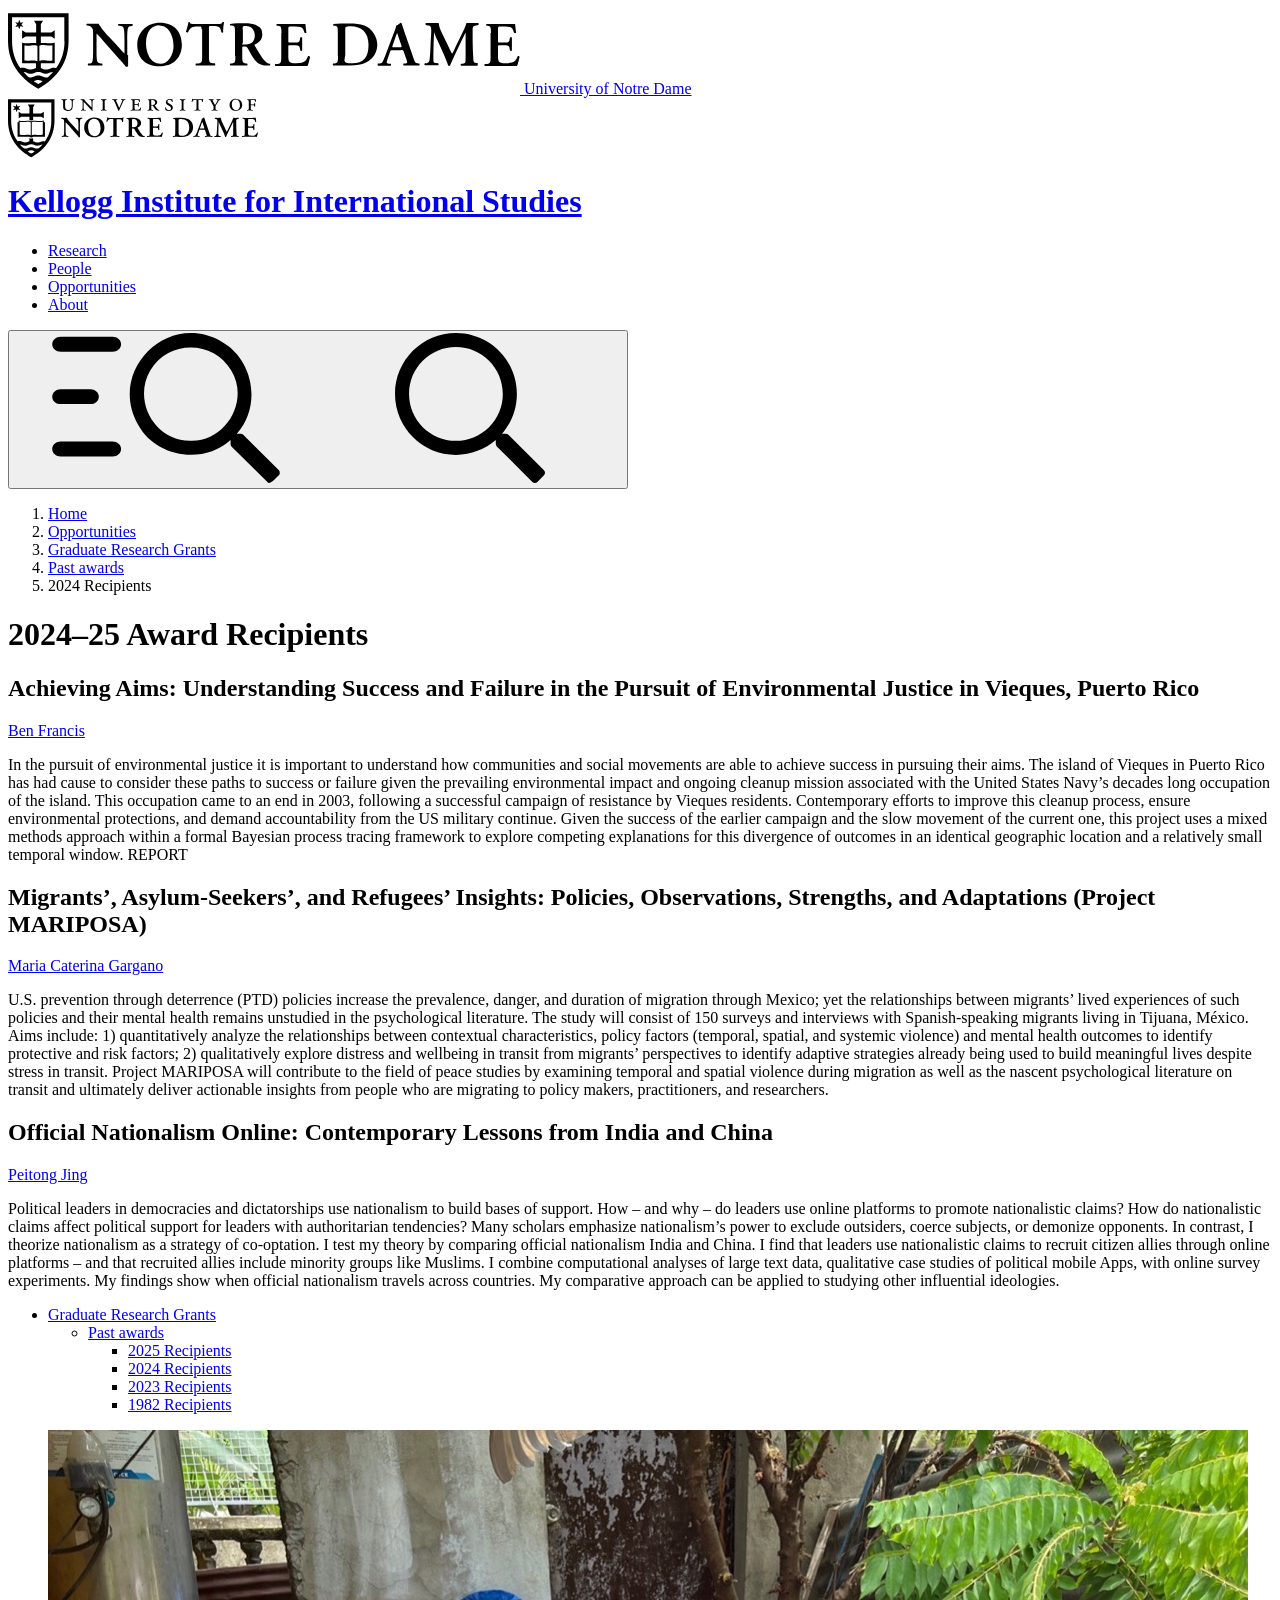
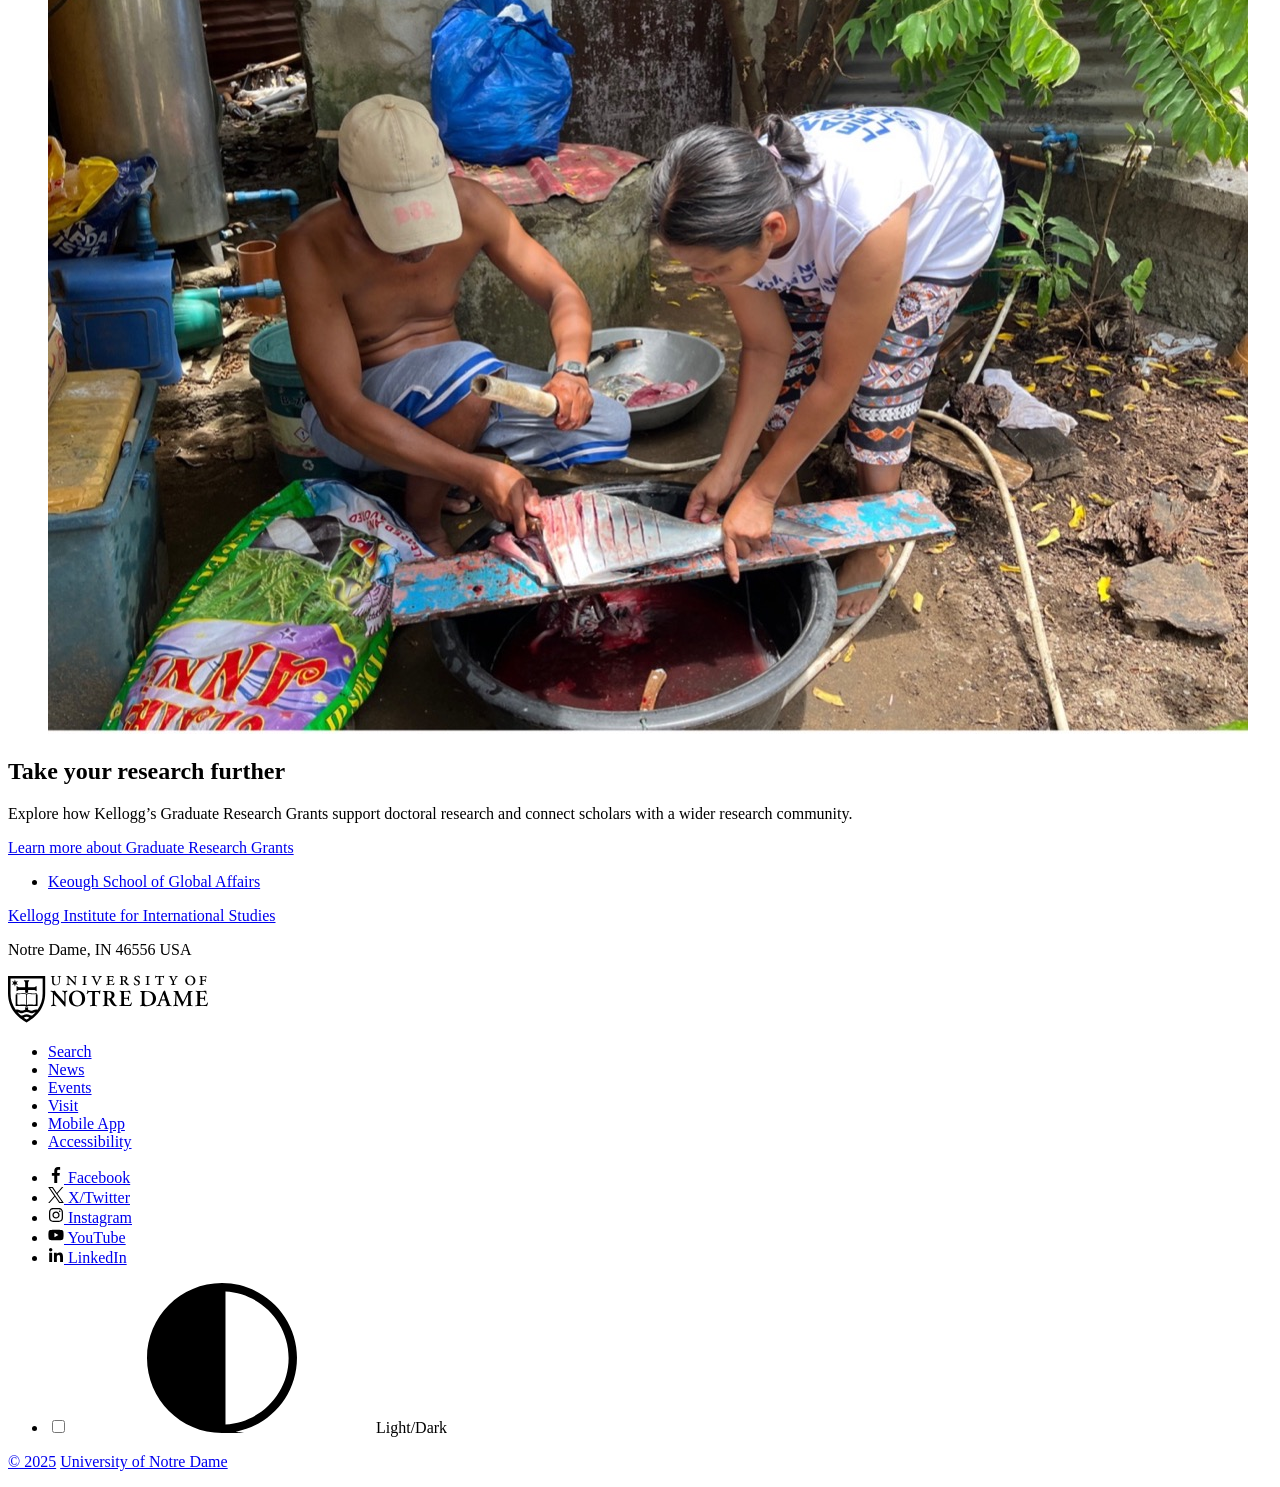
<file: kellogg-grant-history/stanford-2024.html>
<!doctype html>
<html lang="en"><head><meta charset="utf-8"><meta name="viewport" content="width=device-width,initial-scale=1">
<meta name="robots" content="noindex,nofollow"><meta name="description" content="Explore Kellogg graduate research awards, recipients, and projects, with selected records from recent years and 1982.">
<title>2024–25 Award Recipients | Graduate Research Grants | Kellogg Institute</title>
<link rel="stylesheet" href="https://conductor.nd.edu/stylesheets/themes/ndt/4.0/ndt.css">
<link rel="icon" href="https://static.nd.edu/favicon.ico"><link rel="icon" href="https://static.nd.edu/images/monogram/monogram.svg" type="image/svg+xml"><link rel="apple-touch-icon" href="https://static.nd.edu/images/webclips/default/webclip-180.png">
</head><body>
<svg xmlns="http://www.w3.org/2000/svg" xmlns:xlink="http://www.w3.org/1999/xlink" class="nd-sprite" style="display:none" aria-hidden="true" focusable="false">
<!-- Official Notre Dame Web Theme v4 icon sprite: https://static.nd.edu/images/icons/ndt4-v1.svg (icons, academic-mark, mobile-mark, shield) -->
<symbol id="icon-search" viewBox="0 0 512 512">
	<path d="M508.5 468.9L387.1 347.5c-2.3-2.3-5.3-3.5-8.5-3.5h-13.2c31.5-36.5 50.6-84 50.6-136C416 93.1 322.9 0 208 0S0 93.1 0 208s93.1 208 208 208c52 0 99.5-19.1 136-50.6v13.2c0 3.2 1.3 6.2 3.5 8.5l121.4 121.4c4.7 4.7 12.3 4.7 17 0l22.6-22.6c4.7-4.7 4.7-12.3 0-17zM208 368c-88.4 0-160-71.6-160-160S119.6 48 208 48s160 71.6 160 160-71.6 160-160 160z"/>
</symbol>
<symbol id="icon-menu" viewBox="0 0 448 512">
	<path d="M436 124H12c-6.627 0-12-5.373-12-12V80c0-6.627 5.373-12 12-12h424c6.627 0 12 5.373 12 12v32c0 6.627-5.373 12-12 12zm0 160H12c-6.627 0-12-5.373-12-12v-32c0-6.627 5.373-12 12-12h424c6.627 0 12 5.373 12 12v32c0 6.627-5.373 12-12 12zm0 160H12c-6.627 0-12-5.373-12-12v-32c0-6.627 5.373-12 12-12h424c6.627 0 12 5.373 12 12v32c0 6.627-5.373 12-12 12z"/>
</symbol>
<symbol id="icon-search-menu" viewBox="0 0 777 512">
	<path d="M773.8,468.9c4.3,4,3.8,13.5,0,17-8.4,5.5-29.2,37.1-40,22l-121.9-120.8c-4.9-4.3-2.4-16.4-3-22-93,85.1-255.7,59.3-315.4-52C188.1,129.8,392.9-76.8,577.2,28.6c111.4,61.5,138,221.4,52.9,315.4,5.6.6,17.8-1.8,22,3l121.9,121.9h-.2ZM473.4,368c119.3,3.5,201-137.2,137.8-239.6-60.2-105.9-216.8-104.7-276.5,0-61.1,104.4,17,242.2,138.7,239.6h0Z"/>
  <path d="M206.2,370.2H29c-16,0-28.9,11.5-28.9,25.5s12.9,25.5,28.9,25.5h177.2c16,0,28.9-11.5,28.9-25.5s-12.9-25.5-28.9-25.5h0Z"/>
  <path d="M29,64h177.2c16,0,28.9-11.4,28.9-25.5s-12.9-25.5-28.9-25.5H29C13.1,13,.2,24.4.2,38.5s12.9,25.5,28.9,25.5Z"/>
  <path d="M29,242.7h101.3c16,0,28.9-11.4,28.9-25.5s-12.9-25.5-28.9-25.5H29c-16,0-28.9,11.5-28.9,25.5s12.9,25.5,28.9,25.5h0Z"/>
</symbol>
<symbol id="icon-close" viewBox="0 0 332.5 332.5">
	<path d="M191.7,166.2L328.9,29c4.7-4.7,4.7-12.3,0-17l-8.5-8.5c-4.7-4.7-12.3-4.7-17,0l-137.2,137.2L29,3.6c-4.7-4.7-12.3-4.7-17,0L3.5,12.1c-4.7,4.7-4.7,12.3,0,17l137.2,137.1L3.6,303.4c-4.7,4.7-4.7,12.3,0,17l8.5,8.5c4.7,4.7,12.3,4.7,17,0l137.1-137.2,137.2,137.2c4.7,4.7,12.3,4.7,17,0l8.5-8.5c4.7-4.7,4.7-12.3,0-17l-137.2-137.2Z"/>
</symbol>
<symbol id="icon-refresh" viewBox="0 0 512 512">
	<path d="M12 8h27.711c6.739 0 12.157 5.548 11.997 12.286l-2.347 98.568C93.925 51.834 170.212 7.73 256.793 8.001 393.18 8.428 504.213 120.009 504 256.396 503.786 393.181 392.835 504 256 504c-63.926 0-122.202-24.187-166.178-63.908-5.113-4.618-5.354-12.561-.482-17.433l19.738-19.738c4.498-4.498 11.753-4.785 16.501-.552C160.213 433.246 205.895 452 256 452c108.322 0 196-87.662 196-196 0-108.322-87.662-196-196-196-79.545 0-147.941 47.282-178.675 115.302l126.389-3.009c6.737-.16 12.286 5.257 12.286 11.997V212c0 6.627-5.373 12-12 12H12c-6.627 0-12-5.373-12-12V20C0 13.373 5.373 8 12 8z"/>
</symbol>
<symbol id="icon-check" viewBox="0 0 512 512">
	<path d="M435.848 83.466L172.804 346.51l-96.652-96.652c-4.686-4.686-12.284-4.686-16.971 0l-28.284 28.284c-4.686 4.686-4.686 12.284 0 16.971l133.421 133.421c4.686 4.686 12.284 4.686 16.971 0l299.813-299.813c4.686-4.686 4.686-12.284 0-16.971l-28.284-28.284c-4.686-4.686-12.284-4.686-16.97 0z"/>
</symbol>
<symbol id="icon-map-pin" viewBox="0 0 384 512">
	<path d="M172.268 501.67C26.97 291.031 0 269.413 0 192 0 85.961 85.961 0 192 0s192 85.961 192 192c0 77.413-26.97 99.031-172.268 309.67-9.535 13.774-29.93 13.773-39.464 0zM192 272c44.183 0 80-35.817 80-80s-35.817-80-80-80-80 35.817-80 80 35.817 80 80 80z"/>
</symbol>
<symbol id="icon-plus" viewBox="0 0 448 512">
	<path d="M436 228H252V44c0-6.6-5.4-12-12-12h-32c-6.6 0-12 5.4-12 12v184H12c-6.6 0-12 5.4-12 12v32c0 6.6 5.4 12 12 12h184v184c0 6.6 5.4 12 12 12h32c6.6 0 12-5.4 12-12V284h184c6.6 0 12-5.4 12-12v-32c0-6.6-5.4-12-12-12z"/>
</symbol>
<symbol id="icon-minus" viewBox="0 0 448 512">
	<path d="M436 284c6.6 0 12-5.4 12-12v-32c0-6.6-5.4-12-12-12H12c-6.6 0-12 5.4-12 12v32c0 6.6 5.4 12 12 12h424z"/>
</symbol>
<symbol id="icon-user" viewBox="0 0 512 512">
	<path d="M423.309 291.025L402.221 285C431.798 243.89 436 202.294 436 180 436 80.649 355.484 0 256 0 156.649 0 76 80.516 76 180c0 22.299 4.198 63.884 33.779 105l-21.088 6.025C21.28 310.285 0 371.59 0 408.605v25.681C0 477.138 34.862 512 77.714 512h356.571C477.138 512 512 477.138 512 434.286v-25.681c0-36.247-20.725-98.161-88.691-117.58zM256 48c72.902 0 132 59.099 132 132s-59.098 132-132 132-132-59.099-132-132S183.098 48 256 48zm208 386.286c0 16.41-13.304 29.714-29.714 29.714H77.714C61.304 464 48 450.696 48 434.286v-25.681c0-33.167 21.987-62.316 53.878-71.427l46.103-13.172C162.683 335.058 200.427 360 256 360s93.317-24.942 108.019-35.994l46.103 13.172C442.013 346.29 464 375.438 464 408.605v25.681z"/>
</symbol>
<symbol id="icon-calendar" viewBox="0 0 448 512">
	<path d="M148 288h-40c-6.6 0-12-5.4-12-12v-40c0-6.6 5.4-12 12-12h40c6.6 0 12 5.4 12 12v40c0 6.6-5.4 12-12 12zm108-12v-40c0-6.6-5.4-12-12-12h-40c-6.6 0-12 5.4-12 12v40c0 6.6 5.4 12 12 12h40c6.6 0 12-5.4 12-12zm96 0v-40c0-6.6-5.4-12-12-12h-40c-6.6 0-12 5.4-12 12v40c0 6.6 5.4 12 12 12h40c6.6 0 12-5.4 12-12zm-96 96v-40c0-6.6-5.4-12-12-12h-40c-6.6 0-12 5.4-12 12v40c0 6.6 5.4 12 12 12h40c6.6 0 12-5.4 12-12zm-96 0v-40c0-6.6-5.4-12-12-12h-40c-6.6 0-12 5.4-12 12v40c0 6.6 5.4 12 12 12h40c6.6 0 12-5.4 12-12zm192 0v-40c0-6.6-5.4-12-12-12h-40c-6.6 0-12 5.4-12 12v40c0 6.6 5.4 12 12 12h40c6.6 0 12-5.4 12-12zm96-260v352c0 26.5-21.5 48-48 48H48c-26.5 0-48-21.5-48-48V112c0-26.5 21.5-48 48-48h48V12c0-6.6 5.4-12 12-12h40c6.6 0 12 5.4 12 12v52h128V12c0-6.6 5.4-12 12-12h40c6.6 0 12 5.4 12 12v52h48c26.5 0 48 21.5 48 48zm-48 346V160H48v298c0 3.3 2.7 6 6 6h340c3.3 0 6-2.7 6-6z"/>
</symbol>
<symbol id="icon-calendar-add" viewBox="0 0 448 512">
	<path d="M336 292v24c0 6.6-5.4 12-12 12h-76v76c0 6.6-5.4 12-12 12h-24c-6.6 0-12-5.4-12-12v-76h-76c-6.6 0-12-5.4-12-12v-24c0-6.6 5.4-12 12-12h76v-76c0-6.6 5.4-12 12-12h24c6.6 0 12 5.4 12 12v76h76c6.6 0 12 5.4 12 12zm112-180v352c0 26.5-21.5 48-48 48H48c-26.5 0-48-21.5-48-48V112c0-26.5 21.5-48 48-48h48V12c0-6.6 5.4-12 12-12h40c6.6 0 12 5.4 12 12v52h128V12c0-6.6 5.4-12 12-12h40c6.6 0 12 5.4 12 12v52h48c26.5 0 48 21.5 48 48zm-48 346V160H48v298c0 3.3 2.7 6 6 6h340c3.3 0 6-2.7 6-6z"/>
</symbol>
<symbol id="icon-envelope" viewBox="0 0 512 512">
	<path d="M464 64H48C21.49 64 0 85.49 0 112v288c0 26.51 21.49 48 48 48h416c26.51 0 48-21.49 48-48V112c0-26.51-21.49-48-48-48zm0 48v40.805c-22.422 18.259-58.168 46.651-134.587 106.49-16.841 13.247-50.201 45.072-73.413 44.701-23.208.375-56.579-31.459-73.413-44.701C106.18 199.465 70.425 171.067 48 152.805V112h416zM48 400V214.398c22.914 18.251 55.409 43.862 104.938 82.646 21.857 17.205 60.134 55.186 103.062 54.955 42.717.231 80.509-37.199 103.053-54.947 49.528-38.783 82.032-64.401 104.947-82.653V400H48z"/>
</symbol>
<symbol id="icon-download" viewBox="0 0 576 512">
	<path d="M528 288h-92.1l46.1-46.1c30.1-30.1 8.8-81.9-33.9-81.9h-64V48c0-26.5-21.5-48-48-48h-96c-26.5 0-48 21.5-48 48v112h-64c-42.6 0-64.2 51.7-33.9 81.9l46.1 46.1H48c-26.5 0-48 21.5-48 48v128c0 26.5 21.5 48 48 48h480c26.5 0 48-21.5 48-48V336c0-26.5-21.5-48-48-48zm-400-80h112V48h96v160h112L288 368 128 208zm400 256H48V336h140.1l65.9 65.9c18.8 18.8 49.1 18.7 67.9 0l65.9-65.9H528v128zm-88-64c0-13.3 10.7-24 24-24s24 10.7 24 24-10.7 24-24 24-24-10.7-24-24z"/>
</symbol>
<symbol id="icon-home" viewBox="0 0 576 512">
	<path d="M488 312.7V456c0 13.3-10.7 24-24 24H348c-6.6 0-12-5.4-12-12V356c0-6.6-5.4-12-12-12h-72c-6.6 0-12 5.4-12 12v112c0 6.6-5.4 12-12 12H112c-13.3 0-24-10.7-24-24V312.7c0-3.6 1.6-7 4.4-9.3l188-154.8c4.4-3.6 10.8-3.6 15.3 0l188 154.8c2.7 2.3 4.3 5.7 4.3 9.3zm83.6-60.9L488 182.9V44.4c0-6.6-5.4-12-12-12h-56c-6.6 0-12 5.4-12 12V117l-89.5-73.7c-17.7-14.6-43.3-14.6-61 0L4.4 251.8c-5.1 4.2-5.8 11.8-1.6 16.9l25.5 31c4.2 5.1 11.8 5.8 16.9 1.6l235.2-193.7c4.4-3.6 10.8-3.6 15.3 0l235.2 193.7c5.1 4.2 12.7 3.5 16.9-1.6l25.5-31c4.2-5.2 3.4-12.7-1.7-16.9z"/>
</symbol>
<symbol id="icon-clock" viewBox="0 0 512 512">
	<path d="M256 8C119 8 8 119 8 256s111 248 248 248 248-111 248-248S393 8 256 8zm0 448c-110.5 0-200-89.5-200-200S145.5 56 256 56s200 89.5 200 200-89.5 200-200 200zm61.8-104.4l-84.9-61.7c-3.1-2.3-4.9-5.9-4.9-9.7V116c0-6.6 5.4-12 12-12h32c6.6 0 12 5.4 12 12v141.7l66.8 48.6c5.4 3.9 6.5 11.4 2.6 16.8L334.6 349c-3.9 5.3-11.4 6.5-16.8 2.6z"/>
</symbol>
<symbol id="icon-history" viewBox="0 0 512 512">
	<path d="M504 255.532c.252 136.64-111.182 248.372-247.822 248.468-64.014.045-122.373-24.163-166.394-63.942-5.097-4.606-5.3-12.543-.443-17.4l16.96-16.96c4.529-4.529 11.776-4.659 16.555-.395C158.208 436.843 204.848 456 256 456c110.549 0 200-89.468 200-200 0-110.549-89.468-200-200-200-55.52 0-105.708 22.574-141.923 59.043l49.091 48.413c7.641 7.535 2.305 20.544-8.426 20.544H26.412c-6.627 0-12-5.373-12-12V45.443c0-10.651 12.843-16.023 20.426-8.544l45.097 44.474C124.866 36.067 187.15 8 256 8c136.811 0 247.747 110.781 248 247.532zm-167.058 90.173l14.116-19.409c3.898-5.36 2.713-12.865-2.647-16.763L280 259.778V116c0-6.627-5.373-12-12-12h-24c-6.627 0-12 5.373-12 12v168.222l88.179 64.13c5.36 3.897 12.865 2.712 16.763-2.647z"/>
</symbol>
<symbol id="icon-external-link" viewBox="0 0 512 512">
	<path d="M498.6,266v154.9c0,46.1-27.5,77.7-77.7,77.7H91.1c-44.7,0-77.7-30.5-77.7-77.7V91.1c0-49.3,27.4-77.7,77.7-77.7H236c18,0,30.6,12.5,30.6,30.5S254,74.5,236,74.5H91.1c-10.3,0-16.6,6.4-16.6,16.6v329.8c0,10.3,6.4,16.6,16.6,16.6h329.7c10.3,0,16.6-6.4,16.6-16.6V266c0-18,12.6-30.6,30.6-30.6S498.6,248,498.6,266z M350.2,74.7h44.3l-207.1,207c-12.2,12.2-12.2,30.7,0,42.9c13.8,14.2,36.5,6.3,42.8,0l207.1-207.1v44.3c0,18,12.6,30.6,30.6,30.6s30.6-12.6,30.6-30.6V44c0-19.2-10.3-30.5-30.5-30.5H350.2c-18,0-30.6,12.6-30.6,30.6S332.2,74.7,350.2,74.7z"/>
</symbol>
<symbol id="icon-lock" viewBox="0 0 448 512">
	<path d="M400 224h-24v-72C376 68.2 307.8 0 224 0S72 68.2 72 152v72H48c-26.5 0-48 21.5-48 48v192c0 26.5 21.5 48 48 48h352c26.5 0 48-21.5 48-48V272c0-26.5-21.5-48-48-48zM264 392c0 22.1-17.9 40-40 40s-40-17.9-40-40v-48c0-22.1 17.9-40 40-40s40 17.9 40 40v48zm32-168H152v-72c0-39.7 32.3-72 72-72s72 32.3 72 72v72z"/>
</symbol>
<symbol id="icon-play" viewBox="0 0 448 512">
	<path d="M424.4 214.7L72.4 6.6C43.8-10.3 0 6.1 0 47.9V464c0 37.5 40.7 60.1 72.4 41.3l352-208c31.4-18.5 31.5-64.1 0-82.6z"/>
</symbol>
<symbol id="icon-feed" viewBox="0 0 448 512">
	<path d="M128.081 415.959c0 35.369-28.672 64.041-64.041 64.041S0 451.328 0 415.959s28.672-64.041 64.041-64.041 64.04 28.673 64.04 64.041zm175.66 47.25c-8.354-154.6-132.185-278.587-286.95-286.95C7.656 175.765 0 183.105 0 192.253v48.069c0 8.415 6.49 15.472 14.887 16.018 111.832 7.284 201.473 96.702 208.772 208.772.547 8.397 7.604 14.887 16.018 14.887h48.069c9.149.001 16.489-7.655 15.995-16.79zm144.249.288C439.596 229.677 251.465 40.445 16.503 32.01 7.473 31.686 0 38.981 0 48.016v48.068c0 8.625 6.835 15.645 15.453 15.999 191.179 7.839 344.627 161.316 352.465 352.465.353 8.618 7.373 15.453 15.999 15.453h48.068c9.034-.001 16.329-7.474 16.005-16.504z"/>
</symbol>
<symbol id="icon-mode" viewBox="0 0 512 512">
  <path d="M512,256C512,114.6,397.4,0,256,0S0,114.6,0,256s114.6,256,256,256,32.8-1.6,48.5-4.6c21.4,0,14.5,0,.2,0,118.1-22.8,207.2-126.6,207.2-251.3ZM483.4,256c0,121.4-95.6,220.6-215.5,226.8V29.2c119.8,6.3,215.5,105.5,215.5,226.8Z"/>
</symbol>
<symbol id="icon-box-arrow-up" viewBox="0 0 365 512">
  <path d="M314.3,176.9h-61.5c-6.9,0-12.6,5.6-12.6,12.6v17.1c0,6.9,5.6,12.6,12.6,12.6h61.5c4.5,0,8.1,3.7,8.1,8.1v234.3c0,4.5-3.7,8.1-8.1,8.1H50.7c-4.5,0-8.1-3.7-8.1-8.1v-234.3c0-4.5,3.7-8.1,8.1-8.1h62c6.9,0,12.6-5.6,12.6-12.6v-17.1c0-6.9-5.6-12.6-12.6-12.6h-62C22.9,176.9.3,199.5.3,227.3v234.3c0,27.8,22.6,50.4,50.4,50.4h263.6c27.8,0,50.4-22.6,50.4-50.4v-234.3c0-27.8-22.6-50.4-50.4-50.4Z"/>
  <path d="M63.7,133.8l11.5,11.5c2.1,2.1,4.5,3,7.7,3s6.8-1.6,8.2-3l76.6-76.6v232c0,3.7,2.5,6.6,3.5,7.7,1.1,1.1,3.9,3.5,7.7,3.5h15.3c3,0,5.9-1.3,8.2-3.5h0c1.9-2,2.9-4.8,2.9-7.7V68.7l76.6,76.6.3.3.4.2c1.9,1.3,3.9,2.4,7.5,2.4s5.6-.9,7.7-3l11.2-11.2.3-.4c1.3-1.9,2.4-3.9,2.4-7.5s-.9-5.6-3-7.7L194.4,4.7c-1.9-2.4-4.7-3.8-7.9-3.8s-5,.8-7.5,2.4l-.4.3-114.4,114.9c-1.9,1.9-3,4.7-3,7.7s.6,4.6,2,6.9l.4.7Z"/>
</symbol>
<symbol id="icon-arrow-right" viewBox="0 0 448 512">
  <path d="M218.101 38.101L198.302 57.9c-4.686 4.686-4.686 12.284 0 16.971L353.432 230H12c-6.627 0-12 5.373-12 12v28c0 6.627 5.373 12 12 12h341.432l-155.13 155.13c-4.686 4.686-4.686 12.284 0 16.971l19.799 19.799c4.686 4.686 12.284 4.686 16.971 0l209.414-209.414c4.686-4.686 4.686-12.284 0-16.971L235.071 38.101c-4.686-4.687-12.284-4.687-16.97 0z"/>
</symbol>
<symbol id="icon-arrow-down" viewBox="0 0 448 512">
  <path d="M441.9,250.1l-19.8-19.8c-4.7-4.7-12.3-4.7-17,0l-155.1,155.1V44c0-6.6-5.4-12-12-12h-28c-6.6,0-12,5.4-12,12v341.4L42.9,230.3c-4.7-4.7-12.3-4.7-17,0l-19.8,19.8c-4.7,4.7-4.7,12.3,0,17l209.4,209.4c4.7,4.7,12.3,4.7,17,0l209.4-209.4c4.7-4.7,4.7-12.3,0-17Z"/>
</symbol>
<symbol id="icon-arrow-left" viewBox="0 0 448 512">
  <path d="M218.101 38.101L198.302 57.9c-4.686 4.686-4.686 12.284 0 16.971L353.432 230H12c-6.627 0-12 5.373-12 12v28c0 6.627 5.373 12 12 12h341.432l-155.13 155.13c-4.686 4.686-4.686 12.284 0 16.971l19.799 19.799c4.686 4.686 12.284 4.686 16.971 0l209.414-209.414c4.686-4.686 4.686-12.284 0-16.971L235.071 38.101c-4.686-4.687-12.284-4.687-16.97 0z"/>
</symbol>
<symbol id="icon-arrow-up" viewBox="0 0 448 512">
  <path d="M6.101 261.899L25.9 281.698c4.686 4.686 12.284 4.686 16.971 0L198 126.568V468c0 6.627 5.373 12 12 12h28c6.627 0 12-5.373 12-12V126.568l155.13 155.13c4.686 4.686 12.284 4.686 16.971 0l19.799-19.799c4.686-4.686 4.686-12.284 0-16.971L232.485 35.515c-4.686-4.686-12.284-4.686-16.971 0L6.101 244.929c-4.687 4.686-4.687 12.284 0 16.97z"/>
</symbol>
<symbol id="icon-angle-left" viewBox="0 0 192 512">
	<path d="M4.2,247.5L151,99.5c4.7-4.7,12.3-4.7,17,0l19.8,19.8c4.7,4.7,4.7,12.3,0,17l-118.5,119.7,118.5,119.7c4.7,4.7,4.7,12.3,0,17l-19.8,19.8c-4.7,4.7-12.3,4.7-17,0L4.2,264.5c-4.7-4.7-4.7-12.3,0-17Z"/>
</symbol>
<symbol id="icon-angle-right" viewBox="0 0 192 512">
	<path d="M187.8 264.5L41 412.5c-4.7 4.7-12.3 4.7-17 0L4.2 392.7c-4.7-4.7-4.7-12.3 0-17L122.7 256 4.2 136.3c-4.7-4.7-4.7-12.3 0-17L24 99.5c4.7-4.7 12.3-4.7 17 0l146.8 148c4.7 4.7 4.7 12.3 0 17z"/>
</symbol>
<symbol id="icon-bluesky" viewBox="0 0 600 530">
	<path d="m135.72 44.03c66.496 49.921 138.02 151.14 164.28 205.46 26.262-54.316 97.782-155.54 164.28-205.46 47.98-36.021 125.72-63.892 125.72 24.795 0 17.712-10.155 148.79-16.111 170.07-20.703 73.984-96.144 92.854-163.25 81.433 117.3 19.964 147.14 86.092 82.697 152.22-122.39 125.59-175.91-31.511-189.63-71.766-2.514-7.3797-3.6904-10.832-3.7077-7.8964-0.0174-2.9357-1.1937 0.51669-3.7077 7.8964-13.714 40.255-67.233 197.36-189.63 71.766-64.444-66.128-34.605-132.26 82.697-152.22-67.108 11.421-142.55-7.4491-163.25-81.433-5.9562-21.282-16.111-152.36-16.111-170.07 0-88.687 77.742-60.816 125.72-24.795z"/>
</symbol>
<symbol id="icon-linkedin" viewBox="0 0 448 512">
	<path d="M100.3 480H7.4V180.9h92.9V480zM53.8 140.1C24.1 140.1 0 115.5 0 85.8 0 56.1 24.1 32 53.8 32c29.7 0 53.8 24.1 53.8 53.8 0 29.7-24.1 54.3-53.8 54.3zM448 480h-92.7V334.4c0-34.7-.7-79.2-48.3-79.2-48.3 0-55.7 37.7-55.7 76.7V480h-92.8V180.9h89.1v40.8h1.3c12.4-23.5 42.7-48.3 87.9-48.3 94 0 111.3 61.9 111.3 142.3V480z"/>
</symbol>
<symbol id="icon-twitter-x" viewBox="0 0 1200 1227">
  <path d="M714.163 519.284L1160.89 0H1055.03L667.137 450.887L357.328 0H0L468.492 681.821L0 1226.37H105.866L515.491 750.218L842.672 1226.37H1200L714.137 519.284H714.163ZM569.165 687.828L521.697 619.934L144.011 79.6944H306.615L611.412 515.685L658.88 583.579L1055.08 1150.3H892.476L569.165 687.854V687.828Z"/>
</symbol>
<symbol id="icon-facebook" viewBox="0 0 264 512">
	<path d="M76.7 512V283H0v-91h76.7v-71.7C76.7 42.4 124.3 0 193.8 0c33.3 0 61.9 2.5 70.2 3.6V85h-48.2c-37.8 0-45.1 18-45.1 44.3V192H256l-11.7 91h-73.6v229"/>
</symbol>
<symbol id="icon-google" viewBox="0 0 448 512">
	<path d="M488 261.8C488 403.3 391.1 504 248 504 110.8 504 0 393.2 0 256S110.8 8 248 8c66.8 0 123 24.5 166.3 64.9l-67.5 64.9C258.5 52.6 94.3 116.6 94.3 256c0 86.5 69.1 156.6 153.7 156.6 98.2 0 135-70.4 140.8-106.9H248v-85.3h236.1c2.3 12.7 3.9 24.9 3.9 41.4z"/>
</symbol>
<symbol id="icon-vimeo" viewBox="0 0 448 512">
	<path d="M447.8 153.6c-2 43.6-32.4 103.3-91.4 179.1-60.9 79.2-112.4 118.8-154.6 118.8-26.1 0-48.2-24.1-66.3-72.3C100.3 250 85.3 174.3 56.2 174.3c-3.4 0-15.1 7.1-35.2 21.1L0 168.2c51.6-45.3 100.9-95.7 131.8-98.5 34.9-3.4 56.3 20.5 64.4 71.5 28.7 181.5 41.4 208.9 93.6 126.7 18.7-29.6 28.8-52.1 30.2-67.6 4.8-45.9-35.8-42.8-63.3-31 22-72.1 64.1-107.1 126.2-105.1 45.8 1.2 67.5 31.1 64.9 89.4z"/>
</symbol>
<symbol id="icon-youtube" viewBox="0 0 576 512">
	<path d="M549.655 124.083c-6.281-23.65-24.787-42.276-48.284-48.597C458.781 64 288 64 288 64S117.22 64 74.629 75.486c-23.497 6.322-42.003 24.947-48.284 48.597-11.412 42.867-11.412 132.305-11.412 132.305s0 89.438 11.412 132.305c6.281 23.65 24.787 41.5 48.284 47.821C117.22 448 288 448 288 448s170.78 0 213.371-11.486c23.497-6.321 42.003-24.171 48.284-47.821 11.412-42.867 11.412-132.305 11.412-132.305s0-89.438-11.412-132.305zm-317.51 213.508V175.185l142.739 81.205-142.739 81.201z"/>
</symbol>
<symbol id="icon-instagram" viewBox="0 0 448 512">
	<path d="M224.1 141c-63.6 0-114.9 51.3-114.9 114.9s51.3 114.9 114.9 114.9S339 319.5 339 255.9 287.7 141 224.1 141zm0 189.6c-41.1 0-74.7-33.5-74.7-74.7s33.5-74.7 74.7-74.7 74.7 33.5 74.7 74.7-33.6 74.7-74.7 74.7zm146.4-194.3c0 14.9-12 26.8-26.8 26.8-14.9 0-26.8-12-26.8-26.8s12-26.8 26.8-26.8 26.8 12 26.8 26.8zm76.1 27.2c-1.7-35.9-9.9-67.7-36.2-93.9-26.2-26.2-58-34.4-93.9-36.2-37-2.1-147.9-2.1-184.9 0-35.8 1.7-67.6 9.9-93.9 36.1s-34.4 58-36.2 93.9c-2.1 37-2.1 147.9 0 184.9 1.7 35.9 9.9 67.7 36.2 93.9s58 34.4 93.9 36.2c37 2.1 147.9 2.1 184.9 0 35.9-1.7 67.7-9.9 93.9-36.2 26.2-26.2 34.4-58 36.2-93.9 2.1-37 2.1-147.8 0-184.8zM398.8 388c-7.8 19.6-22.9 34.7-42.6 42.6-29.5 11.7-99.5 9-132.1 9s-102.7 2.6-132.1-9c-19.6-7.8-34.7-22.9-42.6-42.6-11.7-29.5-9-99.5-9-132.1s-2.6-102.7 9-132.1c7.8-19.6 22.9-34.7 42.6-42.6 29.5-11.7 99.5-9 132.1-9s102.7-2.6 132.1 9c19.6 7.8 34.7 22.9 42.6 42.6 11.7 29.5 9 99.5 9 132.1s2.7 102.7-9 132.1z"/>
</symbol>
<symbol id="icon-snapchat" viewBox="0 0 32 30">
	<path d="M31.7,23.4c-.4.7-1.7,1.3-4.2,1.7,0,.1-.1.4-.2.7l-.2.7c-.1.4-.4.6-.7.6s-.4,0-.8-.1c-.6-.1-1.2-.2-1.6-.2-.8,0-1.4.1-1.9.3-.4.2-.9.5-1.6,1-.9.6-1.5,1-2,1.2-.8.4-1.7.5-2.5.4-.9.1-1.7,0-2.5-.5-.6-.2-1.2-.6-1.8-1.1h0c-.7-.6-1.3-.9-1.6-1-.5-.2-1.2-.3-1.9-.3s-1,.1-1.7.2c-.4,0-.6,0-.7,0-.4,0-.6-.2-.7-.6l-.2-.7c-.1-.4-.2-.7-.2-.8-2.8-.4-4.2-1-4.2-2s0-.3.1-.4c.1-.1.2-.2.4-.2,1.8-.2,3.4-1.2,4.7-2.8.7-.8,1.2-1.6,1.5-2.5h0c.2-.5.3-.9.2-1.2-.1-.2-.4-.5-.7-.7-.2-.1-.6-.2-1-.4h-.4c-1.2-.6-1.7-1.2-1.6-1.8,0-.4.3-.6.8-.9.5-.2.9-.2,1.2,0,.6.2,1,.4,1.5.4s.4,0,.6-.1v-.7c-.2-1.5-.2-2.6-.2-3.4,0-1.2.2-2.2.5-3,.9-2,2.3-3.4,4.2-4.2,1.1-.5,2.3-.8,3.6-.8h.6c1.7,0,3.2.4,4.6,1.3,1.4.9,2.5,2.2,3.3,3.8.2.7.4,1.7.5,3,0,.8,0,1.9-.1,3.4v.8c0,.1.2.1.5.1.4,0,.9-.1,1.4-.4.4-.2.8-.2,1.3,0,.6.2.9.6.9,1.1s-.6,1.1-1.6,1.5h-.4c-1,.5-1.7.9-1.8,1.2-.1.3,0,.7.2,1.1h0c.3.9.8,1.7,1.5,2.5,1.4,1.6,2.9,2.6,4.7,2.8.2,0,.3.2.4.4.1.2.1.4,0,.6Z"/>
</symbol>
<symbol id="icon-exclamation" viewBox="0 0 576 512">
	<path d="M569.517 440.013C587.975 472.007 564.806 512 527.94 512H48.054c-36.937 0-59.999-40.055-41.577-71.987L246.423 23.985c18.467-32.009 64.72-31.951 83.154 0l239.94 416.028zM288 354c-25.405 0-46 20.595-46 46s20.595 46 46 46 46-20.595 46-46-20.595-46-46-46zm-43.673-165.346l7.418 136c.347 6.364 5.609 11.346 11.982 11.346h48.546c6.373 0 11.635-4.982 11.982-11.346l7.418-136c.375-6.874-5.098-12.654-11.982-12.654h-63.383c-6.884 0-12.356 5.78-11.981 12.654z"/>
</symbol>
<symbol id="icon-success" viewBox="0 0 512 512">
	<path d="M504 256c0 136.967-111.033 248-248 248S8 392.967 8 256 119.033 8 256 8s248 111.033 248 248zM227.314 387.314l184-184c6.248-6.248 6.248-16.379 0-22.627l-22.627-22.627c-6.248-6.249-16.379-6.249-22.628 0L216 308.118l-70.059-70.059c-6.248-6.248-16.379-6.248-22.628 0l-22.627 22.627c-6.248 6.248-6.248 16.379 0 22.627l104 104c6.249 6.249 16.379 6.249 22.628.001z"/>
</symbol>
<symbol id="icon-info" viewBox="0 0 512 512">
	<path d="M256 8C119.043 8 8 119.083 8 256c0 136.997 111.043 248 248 248s248-111.003 248-248C504 119.083 392.957 8 256 8zm0 110c23.196 0 42 18.804 42 42s-18.804 42-42 42-42-18.804-42-42 18.804-42 42-42zm56 254c0 6.627-5.373 12-12 12h-88c-6.627 0-12-5.373-12-12v-24c0-6.627 5.373-12 12-12h12v-64h-12c-6.627 0-12-5.373-12-12v-24c0-6.627 5.373-12 12-12h64c6.627 0 12 5.373 12 12v100h12c6.627 0 12 5.373 12 12v24z"/>
</symbol>
<symbol id="icon-question" viewBox="0 0 512 512">
	<path d="M504 256c0 136.997-111.043 248-248 248S8 392.997 8 256C8 119.083 119.043 8 256 8s248 111.083 248 248zM262.655 90c-54.497 0-89.255 22.957-116.549 63.758-3.536 5.286-2.353 12.415 2.715 16.258l34.699 26.31c5.205 3.947 12.621 3.008 16.665-2.122 17.864-22.658 30.113-35.797 57.303-35.797 20.429 0 45.698 13.148 45.698 32.958 0 14.976-12.363 22.667-32.534 33.976C247.128 238.528 216 254.941 216 296v4c0 6.627 5.373 12 12 12h56c6.627 0 12-5.373 12-12v-1.333c0-28.462 83.186-29.647 83.186-106.667 0-58.002-60.165-102-116.531-102zM256 338c-25.365 0-46 20.635-46 46 0 25.364 20.635 46 46 46s46-20.636 46-46c0-25.365-20.635-46-46-46z"/>
</symbol>
<symbol id="icon-flag" viewBox="0 0 512 512">
  <path d="M349.565 98.783C295.978 98.783 251.721 64 184.348 64c-24.955 0-47.309 4.384-68.045 12.013a55.947 55.947 0 0 0 3.586-23.562C118.117 24.015 94.806 1.206 66.338.048 34.345-1.254 8 24.296 8 56c0 19.026 9.497 35.825 24 45.945V488c0 13.255 10.745 24 24 24h16c13.255 0 24-10.745 24-24v-94.4c28.311-12.064 63.582-22.122 114.435-22.122 53.588 0 97.844 34.783 165.217 34.783 48.169 0 86.667-16.294 122.505-40.858C506.84 359.452 512 349.571 512 339.045v-243.1c0-23.393-24.269-38.87-45.485-29.016-34.338 15.948-76.454 31.854-116.95 31.854z"/>
</symbol>
<symbol id="icon-prohibited" viewBox="0 0 512 512">
  <path d="M504 256c0 136.997-111.043 248-248 248S8 392.997 8 256C8 119.083 119.043 8 256 8s248 111.083 248 248zm-248 50c-25.405 0-46 20.595-46 46s20.595 46 46 46 46-20.595 46-46-20.595-46-46-46zm-43.673-165.346l7.418 136c.347 6.364 5.609 11.346 11.982 11.346h48.546c6.373 0 11.635-4.982 11.982-11.346l7.418-136c.375-6.874-5.098-12.654-11.982-12.654h-63.383c-6.884 0-12.356 5.78-11.981 12.654z"/>
</symbol>
<symbol id="icon-globe" viewBox="0 0 60 60">
  <path d="M29.8,0c5.3,0,10.3,1.4,14.9,4.1s8.2,6.2,10.8,10.8,4.1,9.6,4.1,14.9-1.4,10.3-4.1,14.9-6.2,8.3-10.8,10.9c-4.6,2.6-9.6,4-14.9,4s-10.3-1.3-14.9-4c-4.6-2.6-8.3-6.4-10.9-10.9S0,35.1,0,29.8s1.3-10.3,4-14.9S10.3,6.7,14.9,4.1,24.4,0,29.8,0ZM52.9,18.2c-1.6-3.1-3.6-5.8-6.2-8-2.6-2.3-5.5-4-8.9-5,2.4,3.4,4.1,7.7,5.3,13.1h9.8ZM40.3,29.8c0-2.5-.2-5-.5-7.7h-20.2c-.4,2.6-.5,5.2-.5,7.7s.1,5.2.5,7.7h20.2c.2-2.5.5-5,.5-7.7ZM29.8,3.8c-1.7,0-3.5,1.3-5.2,3.8-1.9,2.6-3.2,6.2-4.2,10.6h18.7c-1-4.3-2.4-7.9-4.2-10.6-1.8-2.5-3.5-3.8-5.2-3.8ZM21.7,5.2c-3.4,1.1-6.4,2.8-9,5s-4.7,4.9-6.1,8h9.8c1.1-5.3,2.9-9.7,5.3-13.1ZM3.8,29.8c0,2.6.4,5.3,1.2,7.7h10.8c-.4-2.5-.5-5-.5-7.6s.1-5.2.5-7.8H5c-.8,2.5-1.2,5-1.2,7.7ZM6.6,41.3c1.4,3.1,3.5,5.9,6.1,8.2s5.6,4,9,4.9c-2.4-3.2-4.2-7.6-5.3-13.1H6.6ZM29.8,55.7c1.7,0,3.4-1.2,5.2-3.8,1.8-2.6,3.2-6.1,4.2-10.6h-18.7c1,4.4,2.3,7.9,4.2,10.6,1.7,2.6,3.5,3.8,5.2,3.8ZM37.9,54.3c3.2-1,6.1-2.6,8.8-4.9,2.6-2.3,4.7-5,6.2-8.2h-9.8c-1.2,5.4-2.9,9.7-5.2,13.1ZM43.7,37.4h10.8c.7-2.4,1.2-5,1.2-7.7s-.5-5.2-1.2-7.7h-10.8c.2,2.6.5,5.2.5,7.7s-.2,5-.5,7.7Z" />
</symbol>
<symbol id="academic-mark" viewBox="0 0 291.5 68.2">
	<g class="shield" fill="var(--mark-shield)">
		<path d="M9,8.91L5.66,8.25l2.22,2.54l-2.22,2.54L9,12.67l1.09,3.19l1.09-3.19l3.31,0.66l-2.23-2.54l2.23-2.54l-3.31,0.66l-1.09-3.2L9,8.91"/>
		<path d="M41.74,27.47v-2.23c-2.54,0.87-5.27,1.07-7.91,0.58c-4.75-0.68-6.72,0.62-6.72,0.62s-2-1.3-6.73-0.62c-2.64,0.49-5.37,0.29-7.91-0.58v2.23h-1.33v16.91h13.8c0.56,0.59,1.36,0.9,2.17,0.85c0.81,0.05,1.6-0.26,2.16-0.85h13.8V27.47H41.74z M26.53,42.68c0,0-1.68-1.14-6.43-0.53s-6.46-0.49-6.46-0.49V26.81c0,0,2,0.79,6.76,0.18s6.13,0.53,6.13,0.53L26.53,42.68zM40.59,41.68c0,0-1.72,1.09-6.47,0.48s-6.42,0.53-6.42,0.53V27.53c0,0,1.38-1.14,6.13-0.53s6.76-0.19,6.76-0.19L40.59,41.68z"/>
		<path d="M27.1,0.63H0v24.64C0,48.76,14.93,61.34,27.1,68.2c12.18-6.86,27.11-19.44,27.11-42.93V0.63H27.1z M27.1,63.88c-1.34-0.76-2.63-1.57-4-2.52c1.2-0.75,2.58-1.17,4-1.21c1.42,0.04,2.8,0.46,4,1.21C29.72,62.36,28.41,63.12,27.1,63.88M36.51,57.11c-0.45,0.48-1.03,0.8-1.67,0.94c-0.33,0.05-0.67,0.08-1,0.09c-2.75,0-3.37-1.65-6.73-1.65s-4,1.65-6.74,1.65c-0.33-0.01-0.67-0.04-1-0.09c-0.64-0.14-1.22-0.46-1.67-0.94c-1.35-1.19-2.61-2.47-3.78-3.84c2.53,0,3.16,1.54,6.44,1.54c2.76,0,3.37-1.66,6.74-1.66s4,1.66,6.73,1.66c3.29,0,3.9-1.53,6.44-1.54C39.11,54.64,37.85,55.93,36.51,57.11 M50.5,25.65c0.12,8.61-2.49,17.04-7.46,24.08l0,0c-0.7-0.23-1.44-0.33-2.18-0.32c-2.82,0-3.66,1.65-7,1.65c-2,0-2.91-0.9-4.58-1.37v-4c0,0-0.5,0.7-2.16,0.7S25,45.63,25,45.63v4c-1.67,0.47-2.54,1.38-4.58,1.38c-3.36,0-4.2-1.66-7-1.66c-0.74-0.01-1.48,0.09-2.19,0.32l0,0C6.24,42.66,3.61,34.25,3.7,25.65V4.33h46.81L50.5,25.65z"/>
		<path d="M29.26,20.9h9.33l3.15,1.82v-7.43l-3.15,1.82h-9.32V9.9l1.83-3.16h-8L25,9.9v7.21h-9.38l-3.15-1.82v7.43l3.15-1.82H25v3.79c0.75,0.09,1.48,0.31,2.16,0.65c0.68-0.34,1.41-0.56,2.16-0.65V20.9H29.26z"/>
	</g>
	<g class="text" fill="var(--mark-text)">
		<path d="M83.86,38.73c0,1,0,5.1,0.09,5.87c-0.27,0.34-0.7,0.52-1.13,0.47c-0.53-0.7-1.5-1.83-3.9-4.57l-7.81-8.91c-2.17-2.43-3.24-3.7-3.8-4.2c-0.1,0-0.1,0.37-0.1,2.14V36c0,2.5,0,5.57,0.6,6.58c0.42,0.52,1.04,0.82,1.7,0.83l0.73,0.09c0.3,0.24,0.27,0.88-0.06,1c-1.24-0.07-2.54-0.1-3.81-0.1s-2.3,0-3.46,0.1c-0.29-0.24-0.34-0.68-0.1-0.97c0.01-0.01,0.02-0.02,0.03-0.03l0.73-0.15c0.64-0.11,1.23-0.24,1.48-0.77c0.42-1,0.42-4,0.42-6.58v-7.88c0-2.6,0-3.13-1.1-4.1c-0.55-0.32-1.14-0.54-1.76-0.67l-0.51-0.1c-0.23-0.19-0.2-0.86,0.14-1c1.26,0.13,3.1,0.1,3.94,0.1c0.69,0,1.49,0,2.29-0.1c0.58,1.44,4.21,5.63,5.37,6.9l3.34,3.6c1.41,1.55,4.5,5.07,4.84,5.28c0.1-0.1,0.1-0.27,0.1-0.81v-6.5c0-2.5,0-5.57-0.64-6.57c-0.4-0.52-1.01-0.83-1.66-0.84l-0.77-0.1c-0.3-0.22-0.27-0.86,0.07-1c1.29,0.06,2.53,0.1,3.83,0.1s2.3,0,3.51-0.1c0.29,0.23,0.34,0.65,0.11,0.94c-0.02,0.02-0.03,0.04-0.05,0.06l-0.77,0.18c-0.63,0.09-1.19,0.23-1.43,0.76c-0.46,1-0.46,3.93-0.46,6.57L83.86,38.73z"/>
		<path d="M100.35,23.19c5.31,0,7.58,5.84,7.58,10.87c0,6.71-3.07,9.55-6.87,9.55c-5.71,0-7.68-6.28-7.68-10.88c0-7.1,3.64-9.54,7-9.54 M100.82,21.86c-6.33-0.27-11.69,4.64-11.96,10.97c-0.01,0.29-0.01,0.57-0.01,0.86c0,6,4.33,11.24,11.88,11.24c6.72,0,11.73-4.89,11.73-11.47c0-6.07-4-11.6-11.67-11.6"/>
		<path d="M122.78,25.19c0-1.4,0-1.46-0.89-1.46h-1c-3.06,0-4,0.37-5.2,3.06c-0.36,0.2-0.82,0.1-1.07-0.23c0.52-1.64,0.95-3.31,1.3-5c0.1-0.09,0.23-0.14,0.37-0.12c0.12-0.01,0.24,0.03,0.33,0.12c0.18,0.84,0.64,0.88,2.91,0.88h11.83c1.63,0,2.13-0.1,2.54-0.88c0.12-0.07,0.25-0.11,0.39-0.12c0.16-0.02,0.33,0.04,0.44,0.16c-0.37,1.74-0.54,3.53-0.5,5.31c-0.27,0.26-0.68,0.31-1,0.1c-0.43-2.61-1.06-3.23-4.63-3.23h-1c-0.88,0-0.91,0.06-0.91,1.46v14.37c0,3.53,0.31,3.63,1.88,3.8l1.19,0.12c0.25,0.29,0.23,0.74-0.06,1c-1.94-0.07-3.44-0.1-4.91-0.1s-3,0-5.17,0.1c-0.28-0.27-0.3-0.7-0.06-1l1.4-0.15c1.56-0.14,1.86-0.24,1.86-3.77L122.78,25.19z"/>
		<path d="M144.61,25.26c0-1.53,0-1.64,1.77-1.64c2.9,0,4.61,2.3,4.61,4.94c0,3.17-1.51,4.77-4.78,4.77c-1.6,0-1.6-0.06-1.6-1.13V25.26z M140.74,39.61c0,3.53-0.29,3.63-1.86,3.83l-0.74,0.09c-0.26,0.26-0.25,0.69,0.01,0.95c0.02,0.02,0.04,0.04,0.06,0.05c1.53-0.07,3-0.1,4.5-0.1s3,0,4.43,0.1c0.29-0.26,0.33-0.7,0.07-1l-0.73-0.09c-1.57-0.2-1.87-0.3-1.87-3.83v-4.27c0-0.71,0-0.74,1-0.74c0.87-0.16,1.74,0.31,2.07,1.13c0.8,1.3,1.74,3.15,2.64,4.54c2,3.11,3.77,4.41,7,4.41c0.74,0.02,1.48-0.05,2.2-0.21c0.11-0.21,0.09-0.48-0.07-0.66c-0.85-0.1-1.65-0.45-2.3-1c-1.56-1.31-3.24-4.13-5.9-8.64c-0.13-0.2-0.19-0.47,0-0.57c1.64-0.67,4-2.2,4-5.27c0.06-2.06-1.09-3.96-2.94-4.86c-1.98-0.88-4.14-1.29-6.31-1.18c-2.73,0-5.57,0.1-7.67,0.3c-0.25,0.26-0.25,0.67,0,0.93l0.86,0.1c1.57,0.17,1.6,0.57,1.6,3.77L140.74,39.61z"/>
		<path d="M165.18,27.2c0-3.54-0.3-3.65-1.87-3.87l-0.53-0.08c-0.22-0.22-0.2-0.83,0.07-1c0.63,0,1.33,0.06,2.07,0.06s1.5,0,2.23,0h6.37c2.14,0,4.08,0,4.51-0.1c0.13,0.57,0.33,3.2,0.53,4.63c-0.14,0.28-0.8,0.34-1.07,0.14c-0.53-1.94-1-2.77-2.1-3c-0.87-0.22-1.77-0.32-2.67-0.29h-2.23c-1.44,0-1.44,0.06-1.44,2v5.64c0,0.87,0,0.9,0.81,0.9h1.59c2.91,0,3.48,0,3.71-1.47l0.23-1.13c0.27-0.24,0.9-0.24,1.07,0c0,0.9-0.09,2.1-0.09,3.34c0,1.24,0.06,2.44,0.09,3.5c-0.32,0.23-0.75,0.23-1.07,0l-0.23-1.33c-0.23-1.4-0.8-1.47-3.71-1.47h-1.59c-0.78,0-0.81,0.07-0.81,0.9v4.24c0,1.7,0.06,2.9,0.57,3.47s1,0.73,3.77,0.73c4.23,0.07,5-0.9,6.13-3.6c0.35-0.23,0.82-0.14,1.07,0.19c-0.27,1.67-0.74,3.3-1.4,4.85c-0.73,0-1.8-0.07-3.2-0.07s-3.07,0-5,0h-3.8c-1.46,0-3.5,0-5,0.1c-0.29-0.26-0.31-0.71-0.06-1l1.22-0.12c1.57-0.17,1.87-0.27,1.87-3.8L165.18,27.2z"/>
		<path d="M198.91,26.56c0-1.57,0-2.27,0.27-2.46c0.84-0.38,1.77-0.54,2.69-0.48c5.58,0,9.42,3.21,9.42,9.81c0,5.64-2.67,9.84-8.6,9.84c-3.55,0-3.78-1.73-3.78-5V26.56z M195,39.61c0,3.53-0.29,3.63-1.87,3.83l-0.73,0.09c-0.23,0.24-0.2,0.84,0.07,1c1.46-0.07,3-0.1,4.23-0.1c0.63,0,1.34,0,2.14,0.1s1.7,0.09,2.7,0.09c2.85,0.12,5.68-0.43,8.28-1.6c3.69-1.77,6.03-5.51,6-9.6c0.16-4.48-2.62-8.53-6.85-10c-2.53-0.86-5.19-1.25-7.86-1.14c-3.27,0-6,0.1-8.34,0.3c-0.25,0.26-0.25,0.67,0,0.93l0.7,0.07c1.57,0.2,1.6,0.6,1.6,3.8L195,39.61z"/>
		<path d="M224.59,34.73c-0.8,0-0.9,0-0.54-1l1.4-3.91c0.61-1.57,0.87-2.4,1-2.63h0.06c0.4,0.84,0.72,1.72,0.94,2.63l1.41,4c0.27,0.79,0.13,0.86-0.8,0.86L224.59,34.73z M228.49,36.23c0.94,0,1,0,1.37,0.9l1.56,4.54c0.44,1.43,0.34,1.63-0.85,1.77l-0.75,0.09c-0.21,0.32-0.16,0.74,0.11,1c1.16,0,2.63-0.1,4.06-0.1c1.74,0,3,0,4.34,0.1c0.25-0.28,0.25-0.72,0-1l-0.5-0.09c-1.7-0.3-1.87-0.54-2.64-2.77l-4.81-14c-0.53-1.5-1-3.07-1.49-4.57c-0.14-0.17-0.35-0.27-0.57-0.26c-0.64,0.71-1.44,1.26-2.33,1.6c-0.01,0.85-0.23,1.69-0.64,2.44l-4.58,11.87c-0.69,1.8-1.22,3.2-1.63,4.06c-0.5,1.11-0.86,1.41-1.83,1.55l-1,0.15c-0.25,0.29-0.25,0.71,0,1c1.16-0.07,2.2-0.1,3.29-0.1c1.37,0,2.48,0,3.54,0.1c0.29-0.26,0.31-0.71,0.06-1l-1-0.15c-1.24-0.18-1.37-0.28-0.7-2.25l1.37-4c0.29-0.9,0.27-0.9,1.13-0.9L228.49,36.23z"/>
		<path d="M268.92,43.53c0.34,0.14,0.3,0.84-0.06,1c-1.44-0.07-2.74-0.1-4.08-0.1c-1.56,0-3,0-4.46,0.1c-0.27-0.14-0.41-0.77-0.07-1l0.9-0.15c1.34-0.21,1.43-0.47,1.43-2.75V27h-0.07c-0.9,1.84-1.36,2.84-2,4.17L257.65,37c-1.14,2.34-2.81,6-3.41,7.61c-0.27,0.13-0.6,0.13-0.87,0c-0.56-1.8-2-5.07-2.76-6.74l-3-6.4C247,30.09,246.1,28,245.71,27h-0.07c-0.07,1.64-0.13,4.24-0.2,5.64c-0.07,2-0.14,5-0.14,7.74c0,2.21,0,2.73,1.47,3l1.1,0.19c0.24,0.21,0.24,0.84,0,1c-1.24-0.07-2.27-0.1-3.5-0.1c-1.07,0-2.27,0-3.57,0.1c-0.3-0.25-0.35-0.69-0.11-1l0.57-0.06c1.6-0.2,1.86-0.7,2.07-2.74s0.34-4.26,0.5-7.73c0.14-2.27,0.33-5,0.33-7.08c0-1.57-0.49-2.26-1.79-2.46l-1.14-0.21c-0.2-0.22-0.17-0.86,0.13-1c1,0.06,1.9,0.1,3.14,0.1s2.33,0,3.57-0.1c0.26,1.94,0.88,3.82,1.83,5.54l3.68,7.7c0.26,0.56,1.13,2.24,1.56,3c0.53-1,1-1.9,1.74-3.46l3.12-6.41c1.12-2.02,2.02-4.16,2.69-6.37c0.91,0.06,2,0.1,2.75,0.1c1.4,0,2.57,0,3.5-0.1c0.29,0.12,0.43,0.45,0.31,0.74c-0.04,0.1-0.12,0.19-0.21,0.26l-1.1,0.18c-1.46,0.19-1.8,0.76-1.8,2.53c0,4.94,0.06,9.88,0.3,14.81c0.11,2.23,0.47,2.47,1.53,2.61L268.92,43.53z"/>
		<path d="M276.06,27.2c0-3.54-0.3-3.65-1.87-3.87l-0.53-0.08c-0.23-0.22-0.2-0.83,0.06-1c0.63,0,1.34,0.06,2.07,0.06s1.5,0,2.24,0h6.37c2.13,0,4.07,0,4.5-0.1c0.14,0.57,0.34,3.2,0.54,4.63c-0.14,0.28-0.8,0.34-1.08,0.14c-0.52-1.94-1-2.77-2.09-3c-0.87-0.22-1.77-0.32-2.67-0.29h-2.24c-1.43,0-1.43,0.06-1.43,2v5.64c0,0.87,0,0.9,0.8,0.9h1.6c2.91,0,3.47,0,3.71-1.47l0.23-1.13c0.31-0.26,0.75-0.26,1.06,0c0,0.9-0.1,2.1-0.1,3.34c0,1.24,0.06,2.44,0.1,3.5c-0.32,0.23-0.74,0.23-1.06,0L286,35.2c-0.24-1.4-0.8-1.47-3.71-1.47h-1.6c-0.77,0-0.8,0.07-0.8,0.9v4.24c0,1.7,0.07,2.9,0.56,3.47s1,0.73,3.78,0.73c4.23,0.07,5-0.9,6.14-3.6c0.35-0.23,0.82-0.14,1.07,0.19c-0.28,1.67-0.75,3.29-1.41,4.85c-0.74,0-1.8-0.07-3.2-0.07s-3.07,0-5,0H278c-1.47,0-3.51,0-5,0.1c-0.28-0.26-0.31-0.7-0.07-1l1.24-0.12c1.57-0.17,1.87-0.27,1.87-3.8L276.06,27.2z"/>
		<path d="M64.3,3.84c0-2.08-0.15-2.14-1.42-2.42l-0.43-0.08c-0.21-0.16-0.18-0.67,0.07-0.76c1,0.05,2,0.09,2.93,0.09s1.9,0,3.08-0.09c0.24,0.09,0.27,0.6,0,0.76L68,1.42c-1.3,0.22-1.42,0.34-1.42,2.42V8.1c0,3,1,5.06,3.93,5.06c2.71,0,3.89-2.05,3.89-5V5.32c0-3-0.17-3.72-1.48-3.9l-0.63-0.08c-0.2-0.2-0.19-0.53,0.01-0.72c0.01-0.01,0.03-0.03,0.05-0.04c1,0.05,1.66,0.09,2.54,0.09s1.54,0,2.5-0.09c0.21,0.18,0.23,0.5,0.06,0.7c-0.02,0.02-0.04,0.04-0.06,0.06l-0.9,0.08c-0.79,0.09-1,0.91-1,3.9v3c0,3.86-1.79,5.88-5.63,5.88c-1.54,0.14-3.07-0.31-4.29-1.26c-0.9-0.9-1.29-2.29-1.29-4.26L64.3,3.84z"/>
		<path d="M97.46,5.32c0-3-0.18-3.78-1.3-3.9l-1-0.08c-0.2-0.2-0.19-0.53,0.01-0.72c0.01-0.01,0.03-0.03,0.05-0.04c1.12,0.05,1.81,0.09,2.7,0.09s1.54,0,2.5-0.09c0.21,0.2,0.21,0.54,0.01,0.75c0,0-0.01,0.01-0.01,0.01l-0.9,0.08c-0.79,0.09-1,0.91-1,3.9v5.07c0,0.6,0,3,0.09,3.51c-0.13,0.22-0.39,0.32-0.64,0.26c-0.33-0.42-0.94-1.05-2.81-3.07l-4.56-4.9c-1.15-1.2-1.93-2-2.32-2.32c-0.12,0-0.12,0.33-0.12,1.26v4c0,3,0.18,3.81,1.29,3.9l1,0.09c0.2,0.19,0.2,0.5,0.02,0.69c-0.02,0.03-0.05,0.05-0.08,0.07c-1.12-0.07-1.82-0.1-2.68-0.1s-1.46,0-2.52,0.1c-0.21-0.19-0.23-0.51-0.04-0.72c0.01-0.01,0.03-0.03,0.04-0.04L86,13c0.78-0.09,1-0.91,1-3.9V3.72c0-1,0-1.42-0.64-1.87c-0.34-0.21-0.72-0.36-1.12-0.43l-0.45-0.08c-0.2-0.19-0.2-0.5-0.02-0.69c0.02-0.03,0.05-0.05,0.08-0.07c1.15,0.09,2,0.09,2.6,0.09c0.43,0,0.86-0.03,1.28-0.09c0.83,1.36,1.84,2.61,3,3.71l2.85,2.93C95.19,7.88,97,9.8,97.28,10c0.18-0.06,0.18-0.49,0.18-1.21V5.32z"/>
		<path d="M110.44,3.84c0-2.08-0.12-2.2-1.41-2.42l-0.58-0.08c-0.21-0.16-0.18-0.67,0.07-0.76c1.17,0.05,2.11,0.09,3.07,0.09s1.91,0,3.08-0.09c0.24,0.09,0.28,0.6,0.06,0.76l-0.57,0.08c-1.3,0.22-1.42,0.34-1.42,2.42v6.76c0,2.09,0.12,2.2,1.42,2.42l0.57,0.09c0.2,0.2,0.19,0.53-0.01,0.72c-0.01,0.01-0.03,0.03-0.05,0.04c-1.14-0.07-2.15-0.1-3.08-0.1s-1.9,0-3.07,0.1c-0.23-0.17-0.28-0.49-0.11-0.71c0.01-0.02,0.03-0.03,0.04-0.05L109,13c1.29-0.22,1.41-0.33,1.41-2.42L110.44,3.84z"/>
		<path d="M124.36,3.9c-0.91-2-1-2.14-1.74-2.33l-1-0.23c-0.21-0.2-0.21-0.54-0.01-0.75c0,0,0.01-0.01,0.01-0.01c0.78,0.05,1.78,0.09,2.71,0.09c1.1,0,2,0,2.94-0.09c0.21,0.15,0.26,0.45,0.1,0.66c-0.03,0.04-0.06,0.07-0.1,0.1l-0.64,0.08c-0.78,0.12-0.78,0.52-0.12,2L128,6.76c0.76,1.73,1.27,2.85,1.72,3.84c0.61-1.27,1.12-2.53,1.69-3.8s1.49-3.48,1.79-4.36c0.21-0.63,0.17-0.84-0.73-1L132,1.34c-0.2-0.17-0.22-0.46-0.05-0.66c0.03-0.04,0.07-0.07,0.11-0.1c0.88,0.05,1.66,0.09,2.47,0.09c0.72,0.01,1.44-0.02,2.15-0.09c0.24,0.12,0.34,0.42,0.22,0.66c-0.02,0.04-0.04,0.07-0.07,0.1l-0.85,0.17c-0.9,0.19-1.08,0.46-2.05,2.51L131.65,9c-0.91,1.93-1.79,4.13-2.15,5.13c-0.11,0.08-0.24,0.12-0.37,0.11c-0.13,0-0.25-0.04-0.35-0.11c-0.28-0.79-0.61-1.76-1-2.6L124.36,3.9z"/>
		<path d="M145.3,3.84c0-2.08-0.12-2.18-1.27-2.42l-0.42-0.08c-0.22-0.13-0.17-0.64,0.06-0.76c0.45,0,0.91,0.05,1.36,0.05s1,0,1.45,0h4.29c1.33,0,2.53,0,2.81-0.09c0,0.36,0.18,1.78,0.33,3.08c-0.19,0.23-0.54,0.27-0.77,0.07c-0.01,0-0.01-0.01-0.02-0.01c-0.09-0.51-0.28-1.01-0.54-1.46c-0.48-0.72-1.84-0.72-2.56-0.72h-1.34c-1.06,0-1.09,0-1.09,1v3.36c0,0.55,0,0.61,0.57,0.61h1.43c1.6,0,1.74-0.25,2-1.15l0.16-0.57c0.17-0.21,0.48-0.23,0.69-0.06c0.02,0.02,0.04,0.04,0.06,0.06c-0.06,0.88-0.06,1.42-0.06,2.12s0,1.3,0.06,2.17c-0.17,0.22-0.49,0.27-0.71,0.1c-0.01-0.01-0.02-0.02-0.04-0.03l-0.16-0.58c-0.25-0.9-0.39-1.14-2-1.14h-1.43c-0.57,0-0.57,0.09-0.57,0.69v2.22c-0.08,0.74,0.04,1.49,0.34,2.17c0.27,0.31,0.82,0.43,2.53,0.43c1.94,0,3.06-0.1,3.93-2.51c0.21-0.19,0.53-0.17,0.72,0.04c0.02,0.03,0.04,0.05,0.06,0.08c-0.12,1.16-0.42,2.29-0.9,3.36c-0.93,0-1.81-0.07-2.65-0.07s-1.67,0-2.48,0h-2.66c-1,0-1.9,0-3.36,0.1c-0.24-0.1-0.26-0.61-0.05-0.76l0.82-0.09c1.29-0.15,1.41-0.33,1.41-2.42L145.3,3.84z"/>
		<path d="M167,2.29c0-0.78,0.22-0.84,1.33-0.84c1.56-0.18,2.98,0.94,3.16,2.5c0.01,0.11,0.02,0.23,0.02,0.34c0,2.08-1,2.88-3,2.88c-1.48,0-1.52,0-1.52-0.76L167,2.29z M164.71,10.6c0,2.09-0.11,2.14-1.42,2.42l-0.45,0.09c-0.2,0.14-0.26,0.41-0.12,0.61c0.04,0.06,0.1,0.12,0.17,0.15c1.07-0.07,2-0.1,3-0.1s1.94,0,3.21,0.1c0.22-0.17,0.27-0.49,0.1-0.71c-0.01-0.02-0.03-0.03-0.04-0.05l-0.7-0.09c-1.3-0.19-1.42-0.33-1.42-2.42V8.46c0-0.43,0.07-0.48,0.85-0.48c0.46-0.05,0.91,0.13,1.21,0.48c0.63,1,1.45,2.29,2.2,3.26c1.33,1.69,2.42,2.26,4.23,2.26c0.43,0.02,0.86-0.03,1.27-0.15c0.13-0.13,0.13-0.35,0-0.48c-0.59-0.03-1.15-0.25-1.6-0.63c-1.55-1.38-2.85-3.02-3.84-4.84c-0.1-0.13-0.1-0.31,0-0.44c1.5-0.38,2.58-1.69,2.64-3.24c0-3.2-3-3.62-5.84-3.62c-1.66,0-3.35,0.05-5,0.18c-0.3,0.09-0.25,0.72,0,0.75l0.85,0.13c0.69,0.09,0.72,0.6,0.72,2.56L164.71,10.6z"/>
		<path d="M186.68,7.61C185.23,6.85,184,5.68,184,4c0-2.2,1.7-3.75,4.75-3.75c0.95,0.06,1.89,0.22,2.81,0.46c0.35,0.96,0.49,1.98,0.43,3c-0.19,0.23-0.54,0.27-0.77,0.07c-0.01,0-0.01-0.01-0.02-0.01c-0.19-1.42-1.37-2.51-2.8-2.59c-1.79,0-2.46,1-2.46,2s0.82,1.76,2,2.39l1.87,1c1.48,0.71,2.42,2.21,2.44,3.85c0,2.35-1.93,3.82-4.92,3.82c-1.23,0.04-2.44-0.29-3.48-0.93c-0.46-0.97-0.67-2.04-0.62-3.11c0.12-0.23,0.39-0.31,0.62-0.2c0.06,0.03,0.12,0.08,0.16,0.14c0.23,1.09,1.56,3.24,3.6,3.24c1.54,0,2.53-0.8,2.53-2.19c0-1-0.39-2-2.11-2.83L186.68,7.61z"/>
		<path d="M202.48,3.84c0-2.08-0.13-2.2-1.43-2.42l-0.56-0.08c-0.22-0.16-0.18-0.67,0-0.76c1.19,0.05,2.12,0.09,3.08,0.09s1.9,0,3.09-0.09c0.24,0.09,0.27,0.6,0,0.76l-0.57,0.08c-1.3,0.22-1.42,0.34-1.42,2.42v6.76c0,2.09,0.12,2.2,1.42,2.42l0.57,0.09c0.21,0.18,0.23,0.5,0.06,0.7c-0.02,0.02-0.04,0.04-0.06,0.06c-1.15-0.07-2.15-0.1-3.09-0.1s-1.89,0-3.08,0.1c-0.21-0.19-0.23-0.51-0.04-0.72c0.01-0.01,0.03-0.03,0.04-0.04l0.56-0.09c1.3-0.22,1.43-0.33,1.43-2.42V3.84z"/>
		<path d="M219.81,2.33c0-0.79,0-0.79-0.63-0.79h-1c-1.83,0-2.62,0.19-3.35,2.26c-0.22,0.17-0.54,0.13-0.72-0.09c-0.01-0.02-0.02-0.03-0.03-0.05c0.33-1.3,0.67-2.81,0.82-3.57c0.16-0.12,0.38-0.12,0.54,0c0,0.61,0.46,0.58,1.66,0.58h8.4c1.12,0,1.33,0,1.57-0.58c0.18-0.11,0.42-0.07,0.55,0.09c-0.27,1.16-0.37,2.35-0.31,3.54c-0.17,0.21-0.47,0.24-0.67,0.08c-0.03-0.02-0.05-0.05-0.08-0.08c-0.21-2-1-2.21-2.81-2.21h-1c-0.58,0-0.67,0-0.67,0.79v8.3c0,2.09,0.13,2.27,1.43,2.42l0.81,0.09c0.2,0.2,0.19,0.53-0.01,0.72c-0.01,0.01-0.03,0.03-0.05,0.04c-1.25-0.07-2.38-0.1-3.32-0.1s-2.06,0-3.32,0.1c-0.22-0.16-0.27-0.47-0.11-0.7c0.02-0.02,0.03-0.04,0.05-0.06l0.81-0.09c1.3-0.15,1.42-0.33,1.42-2.42L219.81,2.33z"/>
		<path d="M239.71,9.76c0.01-0.93-0.29-1.83-0.84-2.58l-2.21-4.07c-0.63-1.21-0.93-1.47-1.72-1.63l-0.78-0.14c-0.19-0.21-0.18-0.53,0.03-0.72c0.02-0.01,0.03-0.03,0.05-0.04c1,0.05,1.69,0.09,2.78,0.09c0.91,0,1.6,0,2.58-0.09c0.21,0.14,0.26,0.43,0.12,0.64c-0.03,0.05-0.07,0.09-0.12,0.12l-0.42,0.08c-0.67,0.15-0.76,0.34-0.27,1.27l1.12,2.14c0.45,0.91,0.9,1.73,1.35,2.51c0.48-0.82,0.94-1.54,1.45-2.51l1.21-2.2c0.46-0.84,0.51-1.12-0.21-1.21l-0.63-0.08c-0.2-0.14-0.25-0.41-0.11-0.61c0.04-0.06,0.1-0.11,0.17-0.15c0.91,0.05,1.6,0.09,2.29,0.09s1.3,0,2.14-0.09c0.23,0.15,0.29,0.45,0.14,0.68c-0.02,0.03-0.04,0.06-0.07,0.08l-0.72,0.14c-0.94,0.18-1.1,0.37-2,1.88l-1.87,3C242.07,8.1,242,8.4,242,9.28v1.62c0,1.79,0.12,2,1.42,2.12l0.76,0.09c0.19,0.21,0.17,0.54-0.04,0.73c-0.01,0.01-0.02,0.02-0.03,0.03c-1.32-0.07-2.33-0.1-3.26-0.1s-1.91,0-3.26,0.1c-0.23-0.17-0.28-0.49-0.11-0.71c0.01-0.02,0.03-0.03,0.04-0.05l0.77-0.09c1.3-0.15,1.41-0.33,1.41-2.12L239.71,9.76z"/>
		<path d="M265.57,1c3.32,0,4.86,3.26,4.86,6.49c0,4.13-2.21,5.71-4.5,5.71c-3.51,0-4.92-3.35-4.92-6.47C261,2.5,263.39,1,265.57,1M265.78,0.12c-4.38,0-7.45,3.08-7.45,7.1c0,3.81,2.77,6.85,7.45,6.85c4.26,0,7.35-3,7.35-7c0-3.68-2.49-6.91-7.35-6.91"/>
		<path d="M280.76,3.83c0-2.08-0.15-2.14-1.27-2.41l-0.36-0.09c-0.21-0.16-0.18-0.67,0.06-0.76c0.41,0,0.84,0.06,1.3,0.06s0.94,0,1.42,0h4.19c1.34,0,2.48,0,2.91-0.09c0,0.36,0.05,1.78,0.15,3.09c-0.15,0.22-0.44,0.28-0.67,0.13c-0.05-0.04-0.1-0.08-0.13-0.13c-0.09-0.51-0.27-1-0.53-1.45c-0.52-0.75-1.85-0.71-2.57-0.71h-1.18c-0.93,0-1,0-1,1v3.5c0,0.56,0,0.61,0.57,0.61h1.63c1.6,0,1.76-0.25,2-1.14l0.16-0.58c0.19-0.19,0.5-0.19,0.69,0c0.02,0.02,0.03,0.04,0.05,0.06c0,0.88,0,1.41,0,2.11s0,1.31,0,2.18c-0.16,0.22-0.47,0.27-0.68,0.11c-0.02-0.01-0.04-0.03-0.06-0.05l-0.16-0.57c-0.23-0.91-0.39-1.15-2-1.15h-1.63c-0.57,0-0.57,0.09-0.57,0.69v2.36c0,2.09,0.12,2.29,1.42,2.41l0.93,0.1c0.2,0.2,0.19,0.53-0.01,0.72c-0.01,0.01-0.03,0.03-0.05,0.04c-1.52-0.07-2.51-0.1-3.44-0.1s-1.9,0-3.08,0.1c-0.23-0.17-0.28-0.49-0.11-0.71c0.01-0.02,0.03-0.03,0.04-0.05l0.58-0.1c1.29-0.21,1.42-0.32,1.42-2.41L280.76,3.83z"/>
		<path d="M11.16,49.72L11.16,49.72L11.16,49.72"/>
	</g>
</symbol>
<symbol id="shield" viewBox="0 0 411 512" fill="var(--mark-shield)">
	<path d="M69.7,88.6c1,3,6.7,19.7,6.7,19.7,0,0,5.7-16.7,6.7-19.7,3.2.6,20.4,4,20.4,4,0,0-11.6-13.3-13.7-15.7,2.1-2.4,13.7-15.7,13.7-15.7,0,0-17.3,3.4-20.4,4-1-3-6.7-19.7-6.7-19.7,0,0-5.7,16.7-6.7,19.7-3.2-.6-20.4-4-20.4-4,0,0,11.6,13.3,13.7,15.7-2.1,2.4-13.7,15.7-13.7,15.7,0,0,17.3-3.4,20.4-4"/>
  <path d="M213.3,323.9v-104c5.4-2.3,18.1-5.5,43.1-2.3,22.5,2.9,36.9,1.6,44.6.2v102.5c-7.2,2-20.5,3.9-42.3,1.1-25.7-3.3-39.6.2-45.3,2.4M382.9,189.6c0,75.5-23.2,135.4-56.5,182.5,0,0-6.5-2.4-16.5-2.4-21.3,0-27.7,12.5-53.2,12.5s-22-6.8-34.7-10.4v-33.5h94.5v-139.7s-22.1,9.7-60,4.4c-15.1-2.2-26.4-1.7-34.6-.4v-44.9h70.7l23.8,13.8v-56.3l-23.8,13.8h-70.7v-54.7l13.9-24h-60.5l13.9,24v54.7h-70.7l-23.9-13.8v56.3l23.9-13.8h70.7v44.9c-8.1-1.3-19.5-1.7-34.5.4-37.9,5.4-60-4.4-60-4.4v139.7h94.6v33.5c-12.7,3.6-19.2,10.4-34.7,10.4-25.5,0-31.8-12.5-53.2-12.5s-16.7,2.4-16.7,2.4c-33.3-47.1-56.5-106.9-56.5-182.5V28h354.8v161.5s0,0,0,0ZM197.7,323.7c-5.9-2.3-19.7-5.7-45.2-2.4-21.7,2.8-35.1.9-42.2-1.1v-102.4c7.6,1.4,22,2.6,44.4-.3,24.9-3.2,37.5,0,43,2.2v104ZM276.8,428c-5.3,4.6-7.7,6-12.6,7.1-2.5.5-7.6.7-7.6.7-20.9,0-25.5-12.5-51-12.5s-30.2,12.5-51,12.5c0,0-5.1-.2-7.5-.7-4.9-1.1-7.3-2.5-12.7-7.1-10.3-9-19.2-18.3-28.6-29.1,19.2,0,24,11.6,48.8,11.6s25.5-12.6,51-12.6,30.1,12.6,51,12.6,29.6-11.6,48.8-11.6c-9.4,10.8-18.3,20.2-28.6,29.1M205.5,479.3c-10.2-5.8-20-11.9-30.5-19.2,8.2-3.6,15.4-9.1,30.5-9.1s22.3,5.5,30.5,9.1c-10.5,7.2-20.4,13.3-30.5,19.2M.2,0v186.7c0,178,113.1,273.3,205.3,325.3,92.2-52,205.3-147.3,205.3-325.3V0H.2Z"/>
</symbol>
<symbol id="mobile-mark" viewBox="0 0 240 35.4">
  <g class="shield" fill="var(--mark-shield)">
    <path d="M4.8,6.1c0,.2.5,1.4.5,1.4,0,0,.4-1.2.5-1.4.2,0,1.4.3,1.4.3,0,0-.8-.9-.9-1.1.1-.2.9-1.1.9-1.1,0,0-1.2.2-1.4.3,0-.2-.5-1.4-.5-1.4,0,0-.4,1.2-.5,1.4-.2,0-1.4-.3-1.4-.3,0,0,.8.9.9,1.1-.1.2-.9,1.1-.9,1.1,0,0,1.2-.2,1.4-.3" />
    <path d="M0,0v12.9c0,12.3,7.8,18.9,14.2,22.5,6.4-3.6,14.2-10.2,14.2-22.5V0S0,0,0,0ZM14.2,33.2c-.7-.4-1.4-.8-2.1-1.3.6-.3,1.1-.6,2.1-.6s1.5.4,2.1.6c-.7.5-1.4.9-2.1,1.3M19.1,29.6c-.4.3-.5.4-.9.5-.2,0-.5,0-.5,0-1.4,0-1.8-.9-3.5-.9s-2.1.9-3.5.9c0,0-.4,0-.5,0-.3,0-.5-.2-.9-.5-.7-.6-1.3-1.3-2-2,1.3,0,1.7.8,3.4.8s1.8-.9,3.5-.9,2.1.9,3.5.9,2-.8,3.4-.8c-.6.8-1.3,1.4-2,2M13.7,22.4c-.4-.2-1.4-.4-3.1-.2-1.5.2-2.4,0-2.9,0v-7.1c.5,0,1.5.2,3.1,0,1.7-.2,2.6,0,3,.2v7.2ZM26.5,13.1c0,5.2-1.6,9.4-3.9,12.6,0,0-.4-.2-1.1-.2-1.5,0-1.9.9-3.7.9s-1.5-.5-2.4-.7v-2.3h6.5v-8.5s0-1.2,0-1.2c0,0-1.5.7-4.1.3-1-.1-1.8-.1-2.4,0v-3.1h4.9l1.6,1v-3.9l-1.6,1h-4.9v-3.8l1-1.7h-4.2l1,1.7v3.8h-4.9l-1.7-1v3.9l1.7-1h4.9v3.1c-.6,0-1.3-.1-2.4,0-2.6.4-4.2-.3-4.2-.3v9.7s6.5,0,6.5,0v2.3c-.9.2-1.3.7-2.4.7-1.8,0-2.2-.9-3.7-.9s-1.2.2-1.2.2c-2.3-3.3-3.9-7.4-3.9-12.6V1.9s24.5,0,24.5,0v11.2ZM14.7,22.4v-7.2c.4-.2,1.3-.4,3-.2,1.6.2,2.6.1,3.1,0v7.1c-.5.1-1.4.3-2.9,0-1.8-.2-2.7,0-3.1.2" />
  </g>
  <g class="text" fill="var(--mark-text)">
    <path d="M56.3,19.5c0,.9,0,4.5,0,5.2-.2.3-.6.4-1,.4-.5-.6-1.3-1.6-3.5-4l-6.9-7.9c-1.9-2.2-2.9-3.3-3.4-3.7,0,0,0,.3,0,1.9v5.7c0,2.2,0,4.9.5,5.8.3.4.8.6,1.5.7h.6c.3.3.2.9,0,.9-1.1,0-2.2,0-3.4,0s-2,0-3.1,0c-.2-.1-.3-.7,0-.9h.6c.6-.2,1.1-.3,1.3-.8.4-.9.4-3.5.4-5.8v-7c0-2.3,0-2.8-1-3.6-.3-.3-1.1-.5-1.6-.6h-.4c-.2-.3-.2-.8.1-.9,1.1.1,2.7,0,3.5,0s1.3,0,2,0c.5,1.3,3.7,5,4.8,6.1l3,3.2c1.2,1.4,4,4.5,4.3,4.7,0,0,0-.2,0-.7v-5.8c0-2.2,0-4.9-.6-5.8-.3-.4-.7-.6-1.5-.7h-.7c-.3-.3-.2-.8,0-.9,1.1,0,2.2,0,3.4,0s2,0,3.1,0c.2.1.3.7,0,.9l-.7.2c-.6,0-1.1.2-1.3.7-.4.9-.4,3.5-.4,5.8v7.1Z" />
    <path d="M70.9,5.7c4.7,0,6.7,5.2,6.7,9.6s-2.7,8.4-6.1,8.4c-5,0-6.8-5.6-6.8-9.6,0-6.3,3.2-8.5,6.2-8.5M71.2,4.5c-6.2,0-10.6,4.5-10.6,10.5s3.8,9.9,10.5,9.9,10.4-4.3,10.4-10.2-3.5-10.3-10.3-10.3" />
    <path d="M90.7,7.5c0-1.2,0-1.3-.8-1.3h-.9c-2.7,0-3.5.3-4.6,2.7-.2.2-.8,0-1-.2.5-1.6,1-3.4,1.2-4.5,0,0,.2-.1.3-.1s.2,0,.3.1c.1.7.6.8,2.6.8h10.5c1.4,0,1.9,0,2.2-.8.1,0,.2-.1.4-.1.2,0,.3,0,.4.1-.3,1.2-.5,3.8-.4,4.7-.1.2-.6.3-.9,0-.4-2.3-.9-2.9-4.1-2.9h-.9c-.8,0-.8,0-.8,1.3v12.8c0,3.1.3,3.2,1.7,3.4h1.1c.2.3.2.8,0,1-1.7,0-3,0-4.3,0s-2.7,0-4.6,0c-.2-.1-.3-.7,0-.9h1.2c1.4-.3,1.7-.3,1.7-3.5V7.5Z" />
    <path d="M110,7.5c0-1.4,0-1.5,1.6-1.5,2.6,0,4.1,2,4.1,4.4s-1.3,4.2-4.2,4.2-1.4,0-1.4-1v-6.1ZM106.6,20.2c0,3.1-.3,3.2-1.7,3.4h-.7c-.3.3-.2.8,0,.9,1.4,0,2.7,0,4,0s2.6,0,3.9,0c.2-.1.3-.7,0-.9h-.6c-1.4-.3-1.7-.3-1.7-3.5v-3.8c0-.6,0-.7.9-.7s1.3.1,1.8,1c.7,1.2,1.5,2.8,2.3,4,1.8,2.7,3.3,3.9,6.2,3.9s1.6,0,1.9-.2c0-.1,0-.5,0-.6-.3,0-1.2-.2-2-.9-1.4-1.2-2.9-3.7-5.2-7.6-.1-.2-.2-.4,0-.5,1.4-.6,3.5-1.9,3.5-4.7s-1.1-3.5-2.6-4.3c-1.3-.7-3.3-1-5.6-1s-4.9,0-6.8.3c-.2.1-.2.6,0,.8h.8c1.4.2,1.4.6,1.4,3.4v10.8Z" />
    <path d="M128.2,9.3c0-3.1-.3-3.2-1.7-3.4h-.5c-.2-.3-.2-.8,0-.9.6,0,1.2,0,1.8,0,.6,0,1.3,0,2,0h5.6c1.9,0,3.6,0,4,0,.1.5.3,2.8.5,4.1-.1.2-.7.3-.9.1-.5-1.7-.9-2.4-1.9-2.7-.7-.2-1.6-.3-2.4-.3h-2c-1.3,0-1.3,0-1.3,1.7v5c0,.8,0,.8.7.8h1.4c2.6,0,3.1,0,3.3-1.3l.2-1c.2-.2.8-.2.9,0,0,.8,0,1.9,0,3s0,2.2,0,3.1c-.1.2-.7.2-.9,0l-.2-1.2c-.2-1.2-.7-1.3-3.3-1.3h-1.4c-.7,0-.7,0-.7.8v3.8c0,1.5,0,2.6.5,3.1.4.4.9.7,3.3.7,3.8,0,4.4-.8,5.4-3.2.3-.2.8-.1,1,.2-.2,1.2-.8,3.5-1.2,4.3-.6,0-1.6,0-2.8,0-1.2,0-2.7,0-4.5,0h-3.4c-1.3,0-3.1,0-4.4,0-.2-.1-.3-.7,0-.9h1.1c1.4-.3,1.7-.3,1.7-3.5v-11Z" />
    <path d="M158.1,8.7c0-1.4,0-2,.2-2.2.2-.2,1.2-.4,2.4-.4,4.9,0,8.3,2.8,8.3,8.7s-2.4,8.7-7.6,8.7-3.3-1.5-3.3-4.4v-10.4ZM154.7,20.2c0,3.1-.3,3.2-1.6,3.4h-.7c-.2.3-.2.8,0,.9,1.3,0,2.6,0,3.8,0s1.2,0,1.9,0c.7,0,1.5,0,2.4,0,2.7,0,5.2-.3,7.3-1.4,3.7-1.9,5.3-5.2,5.3-8.5s-2.5-7.5-6.1-8.8c-2.1-.8-4.2-1-7-1s-5.3,0-7.4.3c-.2.1-.2.7,0,.8h.6c1.4.2,1.4.6,1.4,3.4v10.8Z" />
    <path d="M180.8,15.9c-.7,0-.8,0-.5-.8l1.2-3.5c.5-1.4.8-2.1.9-2.3h0c.1.2.3.8.8,2.3l1.2,3.5c.2.7.1.8-.7.8h-3.1ZM184.3,17.2c.8,0,.9,0,1.2.8l1.4,4c.4,1.3.3,1.4-.8,1.6h-.7c-.2.3-.1.8,0,.9,1,0,2.3,0,3.6,0s2.6,0,3.8,0c.2-.1.2-.6,0-.9h-.4c-1.5-.3-1.7-.6-2.3-2.5l-4.3-12.4c-.5-1.3-.8-2.7-1.3-4-.1-.1-.3-.2-.5-.2s-1,1.2-2.1,1.4c0,.5-.2,1.2-.6,2.2l-4,10.5c-.6,1.6-1.1,2.8-1.4,3.6-.4,1-.8,1.2-1.6,1.4h-.9c-.2.4-.2.8,0,1,1,0,2,0,2.9,0,1.2,0,2.2,0,3.1,0,.2-.1.3-.6,0-.9h-.9c-1.1-.3-1.2-.4-.6-2.1l1.2-3.5c.3-.8.2-.8,1-.8h3.9Z" />
    <path d="M220,23.7c.3.1.3.7,0,.9-1.3,0-2.4,0-3.6,0s-2.7,0-4,0c-.2-.1-.4-.7,0-.9h.8c1.2-.3,1.3-.6,1.3-2.6v-12.1h0c-.8,1.6-1.2,2.5-1.8,3.7l-2.5,5.2c-1,2.1-2.5,5.3-3,6.7-.1.1-.6.1-.8,0-.5-1.6-1.8-4.5-2.4-6l-2.6-5.7c-.6-1.2-1.4-3.1-1.7-4h0c0,1.4-.1,3.7-.2,5,0,1.8-.1,4.4-.1,6.8s0,2.4,1.3,2.6l1,.2c.2.2.2.7,0,.9-1.1,0-2,0-3.1,0s-2,0-3.2,0c-.3-.1-.3-.7,0-.9h.5c1.4-.2,1.6-.7,1.8-2.5.2-1.9.3-3.8.4-6.8.1-2,.3-4.5.3-6.3s-.4-2-1.6-2.2l-1-.2c-.2-.2-.1-.8.1-.9.9,0,1.7,0,2.8,0s2.1,0,3.2,0c.1,1.8.9,3.3,1.6,4.9l3.3,6.8c.2.5,1,2,1.4,2.7.5-.9.9-1.7,1.5-3.1l2.8-5.7c.9-1.9,1.9-3.7,2.4-5.6.8,0,1.8,0,2.4,0,1.2,0,2.3,0,3.1,0,.3.1.4.7,0,.9l-1,.2c-1.3.2-1.6.7-1.6,2.2,0,4.4,0,8.7.3,13.1,0,2,.4,2.2,1.4,2.3h.9Z" />
    <path d="M226.4,9.3c0-3.1-.3-3.2-1.6-3.4h-.5c-.2-.3-.2-.8,0-.9.6,0,1.2,0,1.8,0,.6,0,1.3,0,2,0h5.6c1.9,0,3.6,0,4,0,.1.5.3,2.8.5,4.1-.1.2-.7.3-1,.1-.5-1.7-.9-2.4-1.8-2.7-.7-.2-1.6-.3-2.4-.3h-2c-1.3,0-1.3,0-1.3,1.7v5c0,.8,0,.8.7.8h1.4c2.6,0,3.1,0,3.3-1.3l.2-1c.2-.2.8-.2.9,0,0,.8,0,1.9,0,3s0,2.2,0,3.1c-.1.2-.7.2-.9,0l-.2-1.2c-.2-1.2-.7-1.3-3.3-1.3h-1.4c-.7,0-.7,0-.7.8v3.8c0,1.5,0,2.6.5,3.1.4.4.9.7,3.3.7,3.7,0,4.4-.8,5.4-3.2.3-.2.8-.1.9.2-.2,1.2-.8,3.5-1.2,4.3-.7,0-1.6,0-2.8,0-1.2,0-2.7,0-4.5,0h-3.4c-1.3,0-3.1,0-4.4,0-.2-.1-.3-.7,0-.9h1.1c1.4-.3,1.6-.3,1.6-3.5v-11Z" />
  </g>
</symbol>
<!-- Additional icons from the ND base set: https://static.nd.edu/images/icons/base-v1.svg -->
<symbol id="icon-nd-monogram" viewBox="0 0 1024 1024">
	<path d="M835.838 917.917v-0.109c0-11.076 8.992-20.364 20.427-20.364 11.419 0 20.302 9.179 20.302 20.255v0.109c0 11.076-9.008 20.364-20.427 20.364-11.404 0.015-20.302-9.163-20.302-20.255zM871.914 917.824v-0.093c0-8.696-6.736-15.712-15.666-15.712-8.976 0-15.744 7.125-15.744 15.806v0.093c0 8.696 6.721 15.712 15.651 15.712 8.976 0 15.759-7.125 15.759-15.806zM847.816 906.405h9.63c2.925 0 5.181 0.84 6.705 2.365 1.167 1.182 1.79 2.816 1.79 4.73v0.109c0 3.485-1.898 5.678-4.668 6.69l5.29 7.763h-5.57l-4.62-6.97h-3.765v6.97h-4.791v-21.655zM857.384 916.968c2.427 0 3.718-1.291 3.718-3.096v-0.109c0-2.085-1.462-3.143-3.827-3.143h-4.668v6.363h4.776z"></path>
	<path d="M898.47 265.59h-103.361v-60.766h74.441v-118.981h-268.050v118.981h74.643v60.766h-192.395l-92.502-179.748h-181.458v118.981h74.643v60.766h-247.608v118.981h53.983v254.951h-53.983v118.981h247.608v60.766h-74.643v118.981h267.863v-118.981h-74.238v-60.766h192.457l92.502 179.748h106.753v-179.748h103.361l90.262-90.262v-312.699l-90.279-89.951zM869.566 618.971l-20.349 20.551h-54.093v-254.951h54.388l20.053 20.255v214.144zM676.144 384.572v254.951l-131.163-254.951h131.163zM209.787 639.522v-254.951h74.643v254.951h-74.643zM403.411 639.522v-254.951l131.224 254.951h-131.224z"></path>
</symbol>
<symbol id="icon-newspaper" viewBox="0 0 576 512">
	<path d="M552 64H88c-13.255 0-24 10.745-24 24v8H24c-13.255 0-24 10.745-24 24v272c0 30.928 25.072 56 56 56h472c26.51 0 48-21.49 48-48V88c0-13.255-10.745-24-24-24zM56 400a8 8 0 0 1-8-8V144h16v248a8 8 0 0 1-8 8zm236-16H140c-6.627 0-12-5.373-12-12v-8c0-6.627 5.373-12 12-12h152c6.627 0 12 5.373 12 12v8c0 6.627-5.373 12-12 12zm208 0H348c-6.627 0-12-5.373-12-12v-8c0-6.627 5.373-12 12-12h152c6.627 0 12 5.373 12 12v8c0 6.627-5.373 12-12 12zm-208-96H140c-6.627 0-12-5.373-12-12v-8c0-6.627 5.373-12 12-12h152c6.627 0 12 5.373 12 12v8c0 6.627-5.373 12-12 12zm208 0H348c-6.627 0-12-5.373-12-12v-8c0-6.627 5.373-12 12-12h152c6.627 0 12 5.373 12 12v8c0 6.627-5.373 12-12 12zm0-96H140c-6.627 0-12-5.373-12-12v-40c0-6.627 5.373-12 12-12h360c6.627 0 12 5.373 12 12v40c0 6.627-5.373 12-12 12z"></path>
</symbol>
<symbol id="icon-map-o" viewBox="0 0 576 512">
	<path d="M508.505 36.17L381.517 92.576 207.179 34.463a47.992 47.992 0 0 0-34.674 1.674l-144 64A48 48 0 0 0 0 144v287.967c0 34.938 35.991 57.864 67.495 43.863l126.988-56.406 174.339 58.113a47.992 47.992 0 0 0 34.674-1.674l144-64A48 48 0 0 0 576 368V80.033c0-34.938-35.991-57.864-67.495-43.863zM360 424l-144-48V88l144 48v288zm-312 8V144l120-53.333v288L48 432zm480-64l-120 53.333v-288L528 80v288z"></path>
</symbol>
<symbol id="icon-envelope-o" viewBox="0 0 512 512">
	<path d="M464 64H48C21.49 64 0 85.49 0 112v288c0 26.51 21.49 48 48 48h416c26.51 0 48-21.49 48-48V112c0-26.51-21.49-48-48-48zm0 48v40.805c-22.422 18.259-58.168 46.651-134.587 106.49-16.841 13.247-50.201 45.072-73.413 44.701-23.208.375-56.579-31.459-73.413-44.701C106.18 199.465 70.425 171.067 48 152.805V112h416zM48 400V214.398c22.914 18.251 55.409 43.862 104.938 82.646 21.857 17.205 60.134 55.186 103.062 54.955 42.717.231 80.509-37.199 103.053-54.947 49.528-38.783 82.032-64.401 104.947-82.653V400H48z"></path>
</symbol>
<symbol id="icon-clock-o" viewBox="0 0 512 512">
	<path d="M256 8C119 8 8 119 8 256s111 248 248 248 248-111 248-248S393 8 256 8zm0 448c-110.5 0-200-89.5-200-200S145.5 56 256 56s200 89.5 200 200-89.5 200-200 200zm61.8-104.4l-84.9-61.7c-3.1-2.3-4.9-5.9-4.9-9.7V116c0-6.6 5.4-12 12-12h32c6.6 0 12 5.4 12 12v141.7l66.8 48.6c5.4 3.9 6.5 11.4 2.6 16.8L334.6 349c-3.9 5.3-11.4 6.5-16.8 2.6z"></path>
</symbol>
<symbol id="icon-external-link-square" viewBox="0 0 448 512">
	<path d="M448 80v352c0 26.51-21.49 48-48 48H48c-26.51 0-48-21.49-48-48V80c0-26.51 21.49-48 48-48h352c26.51 0 48 21.49 48 48zm-88 16H248.029c-21.313 0-32.08 25.861-16.971 40.971l31.984 31.987L67.515 364.485c-4.686 4.686-4.686 12.284 0 16.971l31.029 31.029c4.687 4.686 12.285 4.686 16.971 0l195.526-195.526 31.988 31.991C358.058 263.977 384 253.425 384 231.979V120c0-13.255-10.745-24-24-24z"></path>
</symbol>
<symbol id="icon-heart" viewBox="0 0 512 512">
	<path d="M462.3 62.6C407.5 15.9 326 24.3 275.7 76.2L256 96.5l-19.7-20.3C186.1 24.3 104.5 15.9 49.7 62.6c-62.8 53.6-66.1 149.8-9.9 207.9l193.5 199.8c12.5 12.9 32.8 12.9 45.3 0l193.5-199.8c56.3-58.1 53-154.3-9.8-207.9z"></path>
</symbol>
<symbol id="icon-twitter" viewBox="0 0 512 512">
	<path d="M459.37 151.716c.325 4.548.325 9.097.325 13.645 0 138.72-105.583 298.558-298.558 298.558-59.452 0-114.68-17.219-161.137-47.106 8.447.974 16.568 1.299 25.34 1.299 49.055 0 94.213-16.568 130.274-44.832-46.132-.975-84.792-31.188-98.112-72.772 6.498.974 12.995 1.624 19.818 1.624 9.421 0 18.843-1.3 27.614-3.573-48.081-9.747-84.143-51.98-84.143-102.985v-1.299c13.969 7.797 30.214 12.67 47.431 13.319-28.264-18.843-46.781-51.005-46.781-87.391 0-19.492 5.197-37.36 14.294-52.954 51.655 63.675 129.3 105.258 216.365 109.807-1.624-7.797-2.599-15.918-2.599-24.04 0-57.828 46.782-104.934 104.934-104.934 30.213 0 57.502 12.67 76.67 33.137 23.715-4.548 46.456-13.32 66.599-25.34-7.798 24.366-24.366 44.833-46.132 57.827 21.117-2.273 41.584-8.122 60.426-16.243-14.292 20.791-32.161 39.308-52.628 54.253z"></path>
</symbol>
<symbol id="icon-twitter-reply" viewBox="0 0 65 72">
  <path d="M41 31h-9V19c0-1.14-.647-2.183-1.668-2.688-1.022-.507-2.243-.39-3.15.302l-21 16C5.438 33.18 5 34.064 5 35s.437 1.82 1.182 2.387l21 16c.533.405 1.174.613 1.82.613.453 0 .908-.103 1.33-.312C31.354 53.183 32 52.14 32 51V39h9c5.514 0 10 4.486 10 10 0 2.21 1.79 4 4 4s4-1.79 4-4c0-9.925-8.075-18-18-18z"></path>
</symbol>
<symbol id="icon-twitter-retweet" viewBox="0 0 75 72">
  <path d="M70.676 36.644C70.166 35.636 69.13 35 68 35h-7V19c0-2.21-1.79-4-4-4H34c-2.21 0-4 1.79-4 4s1.79 4 4 4h18c.552 0 .998.446 1 .998V35h-7c-1.13 0-2.165.636-2.676 1.644-.51 1.01-.412 2.22.257 3.13l11 15C55.148 55.545 56.046 56 57 56s1.855-.455 2.42-1.226l11-15c.668-.912.767-2.122.256-3.13zM40 48H22c-.54 0-.97-.427-.992-.96L21 36h7c1.13 0 2.166-.636 2.677-1.644.51-1.01.412-2.22-.257-3.13l-11-15C18.854 15.455 17.956 15 17 15s-1.854.455-2.42 1.226l-11 15c-.667.912-.767 2.122-.255 3.13C3.835 35.365 4.87 36 6 36h7l.012 16.003c.002 2.208 1.792 3.997 4 3.997h22.99c2.208 0 4-1.79 4-4s-1.792-4-4-4z"></path>
</symbol>
<symbol id="icon-twitter-like" viewBox="0 0 54 72">
  <path d="M38.723,12c-7.187,0-11.16,7.306-11.723,8.131C26.437,19.306,22.504,12,15.277,12C8.791,12,3.533,18.163,3.533,24.647 C3.533,39.964,21.891,55.907,27,56c5.109-0.093,23.467-16.036,23.467-31.353C50.467,18.163,45.209,12,38.723,12z"></path>
</symbol>
<symbol id="icon-retweet" viewBox="0 0 1097.1450004577637 1024">
	<path d="M731.429 859.429q0 7.429-5.429 12.857t-12.857 5.429h-548.571q-4.571 0-7.714-1.143t-5.143-4-3.143-4.571-1.714-6.571-0.571-6.571v-342.857h-109.714q-14.857 0-25.714-10.857t-10.857-25.714q0-13.714 8.571-23.429l182.857-219.429q10.857-12.571 28-12.571t28 12.571l182.857 219.429q8.571 9.714 8.571 23.429 0 14.857-10.857 25.714t-25.714 10.857h-109.714v219.429h329.143q9.143 0 14.286 6.286l91.429 109.714q4 6.286 4 12zM1097.143 621.714q0 13.714-8.571 23.429l-182.857 219.429q-11.429 13.143-28 13.143t-28-13.143l-182.857-219.429q-8.571-9.714-8.571-23.429 0-14.857 10.857-25.714t25.714-10.857h109.714v-219.429h-329.143q-9.143 0-14.286-6.857l-91.429-109.714q-4-5.143-4-11.429 0-7.429 5.429-12.857t12.857-5.429h548.571q4.571 0 7.714 1.143t5.143 4 3.143 4.571 1.714 6.571 0.571 6.571v342.857h109.714q14.857 0 25.714 10.857t10.857 25.714z"></path>
</symbol>
<symbol id="icon-chevron-left" viewBox="0 0 320 512">
	<path d="M34.52 239.03L228.87 44.69c9.37-9.37 24.57-9.37 33.94 0l22.67 22.67c9.36 9.36 9.37 24.52.04 33.9L131.49 256l154.02 154.75c9.34 9.38 9.32 24.54-.04 33.9l-22.67 22.67c-9.37 9.37-24.57 9.37-33.94 0L34.52 272.97c-9.37-9.37-9.37-24.57 0-33.94z"></path>
</symbol>
<symbol id="icon-chevron-right" viewBox="0 0 320 512">
	<path d="M285.476 272.971L91.132 467.314c-9.373 9.373-24.569 9.373-33.941 0l-22.667-22.667c-9.357-9.357-9.375-24.522-.04-33.901L188.505 256 34.484 101.255c-9.335-9.379-9.317-24.544.04-33.901l22.667-22.667c9.373-9.373 24.569-9.373 33.941 0L285.475 239.03c9.373 9.372 9.373 24.568.001 33.941z"></path>
</symbol>
<symbol id="icon-chevron-up" viewBox="0 0 448 512">
	<path d="M240.971 130.524l194.343 194.343c9.373 9.373 9.373 24.569 0 33.941l-22.667 22.667c-9.357 9.357-24.522 9.375-33.901.04L224 227.495 69.255 381.516c-9.379 9.335-24.544 9.317-33.901-.04l-22.667-22.667c-9.373-9.373-9.373-24.569 0-33.941L207.03 130.525c9.372-9.373 24.568-9.373 33.941-.001z"></path>
</symbol>
<symbol id="icon-chevron-down" viewBox="0 0 448 512">
	<path d="M207.029 381.476L12.686 187.132c-9.373-9.373-9.373-24.569 0-33.941l22.667-22.667c9.357-9.357 24.522-9.375 33.901-.04L224 284.505l154.745-154.021c9.379-9.335 24.544-9.317 33.901.04l22.667 22.667c9.373 9.373 9.373 24.569 0 33.941L240.971 381.476c-9.373 9.372-24.569 9.372-33.942 0z"></path>
</symbol>
<symbol id="icon-angle-up" viewBox="0 0 256 512">
	<path d="M136.5 185.1l116 117.8c4.7 4.7 4.7 12.3 0 17l-7.1 7.1c-4.7 4.7-12.3 4.7-17 0L128 224.7 27.6 326.9c-4.7 4.7-12.3 4.7-17 0l-7.1-7.1c-4.7-4.7-4.7-12.3 0-17l116-117.8c4.7-4.6 12.3-4.6 17 .1z"></path>
</symbol>
<symbol id="icon-angle-down" viewBox="0 0 256 512">
	<path d="M119.5 326.9L3.5 209.1c-4.7-4.7-4.7-12.3 0-17l7.1-7.1c4.7-4.7 12.3-4.7 17 0L128 287.3l100.4-102.2c4.7-4.7 12.3-4.7 17 0l7.1 7.1c4.7 4.7 4.7 12.3 0 17L136.5 327c-4.7 4.6-12.3 4.6-17-.1z"></path>
</symbol>
<symbol id="icon-file-code-o" viewBox="0 0 877.7160568237305 1024">
	<path d="M838.857 217.143q16 16 27.429 43.429t11.429 50.286v658.286q0 22.857-16 38.857t-38.857 16h-768q-22.857 0-38.857-16t-16-38.857v-914.286q0-22.857 16-38.857t38.857-16h512q22.857 0 50.286 11.429t43.429 27.429zM585.143 77.714v214.857h214.857q-5.714-16.571-12.571-23.429l-178.857-178.857q-6.857-6.857-23.429-12.571zM804.571 950.857v-585.143h-237.714q-22.857 0-38.857-16t-16-38.857v-237.714h-438.857v877.714h731.429zM274.286 438.857q4.571-6.286 12-7.143t13.714 3.714l29.143 21.714q6.286 4.571 7.143 12t-3.714 13.714l-104 138.857 104 138.857q4.571 6.286 3.714 13.714t-7.143 12l-29.143 21.714q-6.286 4.571-13.714 3.714t-12-7.143l-129.143-172q-8-10.857 0-21.714zM732.571 610.857q8 10.857 0 21.714l-129.143 172q-4.571 6.286-12 7.143t-13.714-3.714l-29.143-21.714q-6.286-4.571-7.143-12t3.714-13.714l104-138.857-104-138.857q-4.571-6.286-3.714-13.714t7.143-12l29.143-21.714q6.286-4.571 13.714-3.714t12 7.143zM378.286 874.286q-7.429-1.143-11.714-7.429t-3.143-13.714l78.857-474.857q1.143-7.429 7.429-11.714t13.714-3.143l36 5.714q7.429 1.143 11.714 7.429t3.143 13.714l-78.857 474.857q-1.143 7.429-7.429 11.714t-13.714 3.143z"></path>
</symbol>
<symbol id="icon-file-movie-o" viewBox="0 0 877.7160568237305 1024">
	<path d="M838.857 217.143q16 16 27.429 43.429t11.429 50.286v658.286q0 22.857-16 38.857t-38.857 16h-768q-22.857 0-38.857-16t-16-38.857v-914.286q0-22.857 16-38.857t38.857-16h512q22.857 0 50.286 11.429t43.429 27.429zM585.143 77.714v214.857h214.857q-5.714-16.571-12.571-23.429l-178.857-178.857q-6.857-6.857-23.429-12.571zM804.571 950.857v-585.143h-237.714q-22.857 0-38.857-16t-16-38.857v-237.714h-438.857v877.714h731.429zM438.857 438.857q29.714 0 51.429 21.714t21.714 51.429v219.429q0 29.714-21.714 51.429t-51.429 21.714h-219.429q-29.714 0-51.429-21.714t-21.714-51.429v-219.429q0-29.714 21.714-51.429t51.429-21.714h219.429zM720 440q11.429 4.571 11.429 17.143v329.143q0 12.571-11.429 17.143-4.571 1.143-6.857 1.143-8 0-13.143-5.143l-151.429-152v-51.429l151.429-152q5.143-5.143 13.143-5.143 2.286 0 6.857 1.143z"></path>
</symbol>
<symbol id="icon-file-audio-o" viewBox="0 0 877.7160568237305 1024">
	<path d="M838.857 217.143q16 16 27.429 43.429t11.429 50.286v658.286q0 22.857-16 38.857t-38.857 16h-768q-22.857 0-38.857-16t-16-38.857v-914.286q0-22.857 16-38.857t38.857-16h512q22.857 0 50.286 11.429t43.429 27.429zM585.143 77.714v214.857h214.857q-5.714-16.571-12.571-23.429l-178.857-178.857q-6.857-6.857-23.429-12.571zM804.571 950.857v-585.143h-237.714q-22.857 0-38.857-16t-16-38.857v-237.714h-438.857v877.714h731.429zM354.286 485.714q11.429 4.571 11.429 17.143v310.857q0 12.571-11.429 17.143-4.571 1.143-6.857 1.143-6.857 0-13.143-5.143l-94.857-95.429h-74.857q-8 0-13.143-5.143t-5.143-13.143v-109.714q0-8 5.143-13.143t13.143-5.143h74.857l94.857-95.429q9.143-8.571 20-4zM592.571 879.429q17.714 0 28.571-13.714 73.714-90.857 73.714-207.429t-73.714-207.429q-9.143-12-24.571-13.714t-26.857 8q-12 9.714-13.429 24.857t8.286 27.143q57.143 70.286 57.143 161.143t-57.143 161.143q-9.714 12-8.286 27.143t13.429 24.286q10.286 8.571 22.857 8.571zM472 794.857q15.429 0 26.857-11.429 49.714-53.143 49.714-125.143t-49.714-125.143q-10.286-10.857-25.714-11.429t-26.286 9.714-11.429 25.429 10.286 26.571q29.714 32.571 29.714 74.857t-29.714 74.857q-10.857 11.429-10.286 26.571t11.429 25.429q11.429 9.714 25.143 9.714z"></path>
</symbol>
<symbol id="icon-file-archive-o" viewBox="0 0 877.7160568237305 1024">
	<path d="M365.714 219.429v-73.143h-73.143v73.143h73.143zM438.857 292.571v-73.143h-73.143v73.143h73.143zM365.714 365.714v-73.143h-73.143v73.143h73.143zM438.857 438.857v-73.143h-73.143v73.143h73.143zM838.857 217.143q16 16 27.429 43.429t11.429 50.286v658.286q0 22.857-16 38.857t-38.857 16h-768q-22.857 0-38.857-16t-16-38.857v-914.286q0-22.857 16-38.857t38.857-16h512q22.857 0 50.286 11.429t43.429 27.429zM585.143 77.714v214.857h214.857q-5.714-16.571-12.571-23.429l-178.857-178.857q-6.857-6.857-23.429-12.571zM804.571 950.857v-585.143h-237.714q-22.857 0-38.857-16t-16-38.857v-237.714h-73.143v73.143h-73.143v-73.143h-292.571v877.714h731.429zM446.286 538.857l61.143 199.429q4.571 15.429 4.571 29.714 0 47.429-41.429 78.571t-104.857 31.143-104.857-31.143-41.429-78.571q0-14.286 4.571-29.714 12-36 68.571-226.286v-73.143h73.143v73.143h45.143q12.571 0 22.286 7.429t13.143 19.429zM365.714 804.571q30.286 0 51.714-10.857t21.429-25.714-21.429-25.714-51.714-10.857-51.714 10.857-21.429 25.714 21.429 25.714 51.714 10.857z"></path>
</symbol>
<symbol id="icon-file-image-o" viewBox="0 0 877.7160568237305 1024">
	<path d="M838.857 217.143q16 16 27.429 43.429t11.429 50.286v658.286q0 22.857-16 38.857t-38.857 16h-768q-22.857 0-38.857-16t-16-38.857v-914.286q0-22.857 16-38.857t38.857-16h512q22.857 0 50.286 11.429t43.429 27.429zM585.143 77.714v214.857h214.857q-5.714-16.571-12.571-23.429l-178.857-178.857q-6.857-6.857-23.429-12.571zM804.571 950.857v-585.143h-237.714q-22.857 0-38.857-16t-16-38.857v-237.714h-438.857v877.714h731.429zM731.429 694.857v182.857h-585.143v-109.714l109.714-109.714 73.143 73.143 219.429-219.429zM256 585.143q-45.714 0-77.714-32t-32-77.714 32-77.714 77.714-32 77.714 32 32 77.714-32 77.714-77.714 32z"></path>
</symbol>
<symbol id="icon-file-powerpoint-o" viewBox="0 0 877.7160568237305 1024">
	<path d="M838.857 217.143q16 16 27.429 43.429t11.429 50.286v658.286q0 22.857-16 38.857t-38.857 16h-768q-22.857 0-38.857-16t-16-38.857v-914.286q0-22.857 16-38.857t38.857-16h512q22.857 0 50.286 11.429t43.429 27.429zM585.143 77.714v214.857h214.857q-5.714-16.571-12.571-23.429l-178.857-178.857q-6.857-6.857-23.429-12.571zM804.571 950.857v-585.143h-237.714q-22.857 0-38.857-16t-16-38.857v-237.714h-438.857v877.714h731.429zM237.714 817.143v60.571h186.857v-60.571h-53.143v-95.429h78.286q43.429 0 67.429-8.571 38.286-13.143 60.857-49.714t22.571-83.429q0-46.286-21.143-80.571t-57.143-49.714q-27.429-10.857-74.286-10.857h-210.286v61.143h52.571v317.143h-52.571zM439.429 657.143h-68v-153.143h68.571q29.714 0 47.429 10.286 32 18.857 32 65.714 0 50.857-35.429 68.571-17.714 8.571-44.571 8.571z"></path>
</symbol>
<symbol id="icon-file-excel-o" viewBox="0 0 877.7160568237305 1024">
	<path d="M838.857 217.143q16 16 27.429 43.429t11.429 50.286v658.286q0 22.857-16 38.857t-38.857 16h-768q-22.857 0-38.857-16t-16-38.857v-914.286q0-22.857 16-38.857t38.857-16h512q22.857 0 50.286 11.429t43.429 27.429zM585.143 77.714v214.857h214.857q-5.714-16.571-12.571-23.429l-178.857-178.857q-6.857-6.857-23.429-12.571zM804.571 950.857v-585.143h-237.714q-22.857 0-38.857-16t-16-38.857v-237.714h-438.857v877.714h731.429zM245.143 817.143v60.571h160.571v-60.571h-42.857l58.857-92q2.857-4 5.714-9.429t4.286-7.714 2-2.286h1.143q0.571 2.286 2.857 5.714 1.143 2.286 2.571 4.286t3.429 4.571 3.714 4.857l61.143 92h-43.429v60.571h166.286v-60.571h-38.857l-109.714-156 111.429-161.143h38.286v-61.143h-159.429v61.143h42.286l-58.857 90.857q-2.286 4-5.714 9.429t-5.143 7.714l-1.143 1.714h-1.143q-0.571-2.286-2.857-5.714-3.429-6.286-9.714-13.143l-60.571-90.857h43.429v-61.143h-165.714v61.143h38.857l108 155.429-110.857 161.714h-38.857z"></path>
</symbol>
<symbol id="icon-file-word-o" viewBox="0 0 877.7160568237305 1024">
	<path d="M838.857 217.143q16 16 27.429 43.429t11.429 50.286v658.286q0 22.857-16 38.857t-38.857 16h-768q-22.857 0-38.857-16t-16-38.857v-914.286q0-22.857 16-38.857t38.857-16h512q22.857 0 50.286 11.429t43.429 27.429zM585.143 77.714v214.857h214.857q-5.714-16.571-12.571-23.429l-178.857-178.857q-6.857-6.857-23.429-12.571zM804.571 950.857v-585.143h-237.714q-22.857 0-38.857-16t-16-38.857v-237.714h-438.857v877.714h731.429zM133.143 438.857v61.143h40l93.714 377.714h90.857l73.143-277.143q4-11.429 5.714-26.286 1.143-9.143 1.143-13.714h2.286l1.714 13.714q0.571 1.714 2 11.429t3.143 14.857l73.143 277.143h90.857l93.714-377.714h40v-61.143h-171.429v61.143h51.429l-56.571 250.286q-2.857 11.429-4 26.286l-1.143 12h-2.286l-1.714-12q-0.571-2.857-2.286-12t-2.857-14.286l-82.286-311.429h-65.143l-82.286 311.429q-1.143 5.143-2.571 14t-2 12.286l-2.286 12h-2.286l-1.143-12q-1.143-14.857-4-26.286l-56.571-250.286h51.429v-61.143h-171.429z"></path>
</symbol>
<symbol id="icon-file-pdf-o" viewBox="0 0 877.7160568237305 1024">
	<path d="M838.857 217.143q16 16 27.429 43.429t11.429 50.286v658.286q0 22.857-16 38.857t-38.857 16h-768q-22.857 0-38.857-16t-16-38.857v-914.286q0-22.857 16-38.857t38.857-16h512q22.857 0 50.286 11.429t43.429 27.429zM585.143 77.714v214.857h214.857q-5.714-16.571-12.571-23.429l-178.857-178.857q-6.857-6.857-23.429-12.571zM804.571 950.857v-585.143h-237.714q-22.857 0-38.857-16t-16-38.857v-237.714h-438.857v877.714h731.429zM510.857 612q18.857 14.857 48 32 33.714-4 66.857-4 84 0 101.143 28 9.143 12.571 1.143 29.714 0 0.571-0.571 1.143l-1.143 1.143v0.571q-3.429 21.714-40.571 21.714-27.429 0-65.714-11.429t-74.286-30.286q-126.286 13.714-224 47.429-87.429 149.714-138.286 149.714-8.571 0-16-4l-13.714-6.857q-0.571-0.571-3.429-2.857-5.714-5.714-3.429-20.571 5.143-22.857 32-52.286t75.429-55.143q8-5.143 13.143 3.429 1.143 1.143 1.143 2.286 29.714-48.571 61.143-112.571 38.857-77.714 59.429-149.714-13.714-46.857-17.429-91.143t3.714-72.857q6.286-22.857 24-22.857h12.571q13.143 0 20 8.571 10.286 12 5.143 38.857-1.143 3.429-2.286 4.571 0.571 1.714 0.571 4.571v17.143q-1.143 70.286-8 109.714 31.429 93.714 83.429 136zM181.714 846.857q29.714-13.714 78.286-90.286-29.143 22.857-50 48t-28.286 42.286zM409.143 321.143q-8.571 24-1.143 75.429 0.571-4 4-25.143 0-1.714 4-24.571 0.571-2.286 2.286-4.571-0.571-0.571-0.571-1.143t-0.286-0.857-0.286-0.857q-0.571-12.571-7.429-20.571 0 0.571-0.571 1.143v1.143zM338.286 698.857q77.143-30.857 162.286-46.286-1.143-0.571-7.429-5.429t-9.143-7.714q-43.429-38.286-72.571-100.571-15.429 49.143-47.429 112.571-17.143 32-25.714 47.429zM707.429 689.714q-13.714-13.714-80-13.714 43.429 16 70.857 16 8 0 10.286-0.571 0-0.571-1.143-1.714z"></path>
</symbol>
<!-- Kellogg Institute logo (assets/logo.svg) -->
<symbol id="logo-kellogg" viewBox="0 0 799.53 177"><g>
    <path fill="none" d="M195.56,40.04s-.02,0-.05,0c.03.02.05.02.05,0Z"/>
    <path fill="#7f2729" d="M213.16,88.5c0-18.12-6.57-34.95-17.82-48.92.17.27.24.43.22.46,0,.01-.01,0-.05,0-1.34-1.01-9.4-6.05-9.4-6.05,0,0-4.71,0-9.07-3.7-4.37-3.69-7.39-2.69-9.75-1.34-2.35,1.34-2.69-3.02-2.69-3.02-1.68-2.35-6.04-2.01-6.04-2.01-5.38-7.06-6.05-1.68-7.73-3.36-1.68-1.68-3.02,2.02-5.72,5.04-2.69,3.02-2.35,1.68-8.4,1.35-6.05-.33-7.39-6.72-7.39-8.4s10.08-.34,10.08-.34c-.33-2.35-4.37-3.36-3.69-4.7.67-1.35-4.37-4.03-5.04-2.69-.67,1.34-5.04-.33-5.04-.33-2.69-2.02,2.01-2.69,2.01-2.69-3.02-4.71,7.73,1.01,7.73,1.01,10.08,5.71,5.71,0,5.71,0-2.69-3.42-8.56-5.32-11.06-6.05-6.93-1.21-14.1-1.85-21.45-1.85-6.11,0-12.1.45-17.93,1.29-3.65,13.31-7.17,26.33-10.69,39.31-4.1,15.17-8.18,30.29-12.45,45.75l-.29,1.04,1.75-.2.19-.23c5.93-7.27,10.93-12.82,16.59-18.9,10.67-11.25,23.94-25.28,33.49-26.39.5-.06.98-.09,1.44-.09.98,0,1.89.14,2.7.38,1.76-2.09,3.44-3.66,3.44-3.66,6.55-1.18,5.04-4.2,5.04-4.2-2.18-2.86,4.87-5.55,5.04-6.05.17-.5,1.68-.5,14.95-1.34,13.27-.84,11.08,2.18,11.59,2.35.51.17,3.53,3.53,5.21,3.86,1.67.34,7.39,4.87,8.06,4.37.67-.5.67-2.18.67-2.18,8.74.17,17.97,9.58,17.97,9.58v.67c19.15,15.62,15.46,41.33,15.29,43.68-.17,2.36-4.2,10.08-4.37,18.48-.17,8.4-8.23,15.29-8.23,15.29-13.27,23.52-22.84,21.51-26.21,22.85-3.36,1.34-1.52-1.52-1.52-1.52,0,0-1.51,1.52.68-.67,2.18-2.19,1.18-6.21,1.18-6.21,3.19-8.4,1.34-6.56,1.68-13.27.33-6.72,4.37-10.75,4.37-10.75,0,0,2.35-12.43-1.85-16.3-4.2-3.86-2.69-5.54-2.69-5.54-.17-.84,4.2-9.58-.17-8.91-4.37.68-5.55-1.17-5.55-1.17-3.02-4.36-8.4-1.51-8.4-1.51-7.89,1.51-8.4.84-8.4.84,0,0-6.05.5-10.24,1.18-4.2.67-11.59-5.38-13.1-6.72-1.52-1.34-4.37-6.38-4.37-6.38-5.7-2.02-4.36-8.4-4.36-8.4.19-.75.33-1.45.46-2.11-1.08-.42-3.11-1.11-6.32-1.11-.87,0-1.81.05-2.81.17-7.31.85-16.33,8.18-22.03,15.08l-.23.28.08.35c2.5,10.77,7.6,23.39,9.69,28.32,4.64,12.79,7.11,16.9,10.15,16.9.12,0,.24,0,.36-.02,2.27-.26,6.35-3.55,10.75-8.64l2.35,3.17c-12.34,18.07-22.22,20.51-24.98,20.83-.31.04-.63.06-.94.06-4.24,0-7.74-3.75-10.99-11.81-3.8-9.52-7.59-21.12-10.69-32.68l-.36-1.34-2.12,2.49c-1.62,1.89-3.1,3.65-4.38,5.28.03.02.07.04.11.05,0,0,6.05,4.71,7.73,4.04,0,0,6.38,7.73-1.68,10.41-8.07,2.69-3.36,12.09-3.36,12.09,0,0,.03,9.83-9.74,8.74-3.02-.34-2.86,7.72-2.86,7.72,0,0-3.86,4.37-4.53,8.4-.67,4.03,2.69,7.73,6.05,10.75,0,0,14.11,11.76-11.09-6.05,0,0-14.45-6.72-19.15-23.86,0,0-9.24-15.46-14.61-24.19,0,0-7.23-10.42-.85-27.55,0,0-.33-2.69-1.01-3.7-.62-.93-4.43-5.12-5.04-5.78-1.97,6.73-3.02,13.75-3.02,20.99,0,48.39,46.82,87.62,104.58,87.62,5.42,0,10.75-.35,15.95-1.01-1.37-2.79-.8-8.59,1.72-17.28l13.33-47.49c1.37-4.64,1.58-6.23.94-7.09-.18-.24-.52-.53-1.11-.53-2.03.23-7.85,4.37-12.49,8.29l-1.75-3.33c14.24-14.42,27.89-22.88,33.55-23.55.18-.02.34-.03.51-.03.88,0,1.54.31,2.01.94,1.6,2.15,1.15,7.8-1.28,15.9l-14.63,50.18c-1.45,5.38-1.08,6.84-.54,7.55.3.39.73.6,1.24.6,2.51-.28,8.38-4.9,13.24-9.54l2.04,3.16c-7.07,8.38-15.27,15.13-21.93,19.35,42.72-11.02,73.78-44.35,73.78-83.75Z"/>
    <path fill="#7f2729" d="M69.16,13.77c-.77.52-1.75,1-3,1.4,0,0-5.8-1.93-7.31.09,0,0,2.51,3.02-2.27,3.78,0,0-10.25,1.18-14.12,5.04,0,0-5.46,7.56-9.32,9.58,0,0-7.21,5.63-8.15,11.26-.67,4.03-1.6,6.3-2.52-.93,0,0,.59-2.77-1.01-.08-1.59,2.69-2.18,5.04-2.18,5.04,0,0-2.18,4.12-3.02,4.79-.84.67-2.35,3.94-1.93,5.12,0,0,.84.42-.75,1.85,0,0,1.43-.25-.5,5.21-1.93,5.46-.93,3.95-.68,4.54,0,0-.17-.34,2.69.51,0,0,9.41-10.42,17.81,3.02,0,0,3.02,2.69,6.72,3.36,0,0,9.07,5.37,8.06,10.42,0,0,1.13,1.24,2.53,2.35,6.43-24,12.27-46.44,18.03-69.24.84-3.44,1.23-5.61.92-7.09ZM26.24,57.17s-.58-.31-1.18.51c-.6.82-1.55.16-1.55.16l-1.04-.09s-2.05.43,1.4-1.33c.38-.19.76-.37,1.01-.5l-1.4-.92s-.72.33-1.55.67c-.84.34-.63-.68.04-.93.67-.25.45-.57-.3-.82-.76-.25-.43-1.29-.77-1.46-.34-.17-1.16.38-1.16.38,0,0-1.55-1.2,1.56-1.37,0,0,1.42.03,2.94,3.05,0,0,.48.79,2.16.69,1.42-.08,5.38,2.54-.16,1.96Z"/>
    <path fill="#aa1e2e" d="M13.06,76.99c-6.38,17.14.85,27.55.85,27.55,5.37,8.74,14.61,24.19,14.61,24.19,4.71,17.14,19.15,23.86,19.15,23.86,25.2,17.81,11.09,6.05,11.09,6.05-3.36-3.02-6.72-6.72-6.05-10.75.68-4.03,4.53-8.4,4.53-8.4,0,0-.17-8.06,2.86-7.72,9.77,1.08,9.74-8.74,9.74-8.74,0,0-4.7-9.4,3.36-12.09,8.06-2.69,1.68-10.41,1.68-10.41-1.68.67-7.73-4.04-7.73-4.04-.03-.01-.07-.03-.11-.05-1.09,1.4-2.04,2.71-2.75,3.93-3.77,14.72-6.4,25.48-8.56,34.96-5.73,1.36-12.36,3.46-18.79,5.95l-.58-.46c4.98-17.98,9.53-34.7,13.82-50.72-1.4-1.11-2.53-2.35-2.53-2.35,1.01-5.04-8.06-10.42-8.06-10.42-3.7-.67-6.72-3.36-6.72-3.36-8.4-13.44-17.81-3.02-17.81-3.02-2.86-.84-2.69-.51-2.69-.51-.25-.59-1.26.92.68-4.54,1.93-5.46.5-5.21.5-5.21,1.6-1.43.75-1.85.75-1.85-.42-1.18,1.09-4.45,1.93-5.12.84-.68,3.02-4.79,3.02-4.79,0,0,.59-2.35,2.18-5.04,1.6-2.69,1.01.08,1.01.08.93,7.23,1.85,4.96,2.52.93.94-5.63,8.15-11.26,8.15-11.26,3.86-2.02,9.32-9.58,9.32-9.58,3.87-3.86,14.12-5.04,14.12-5.04,4.78-.75,2.27-3.78,2.27-3.78,1.51-2.02,7.31-.09,7.31-.09,1.24-.4,2.22-.87,3-1.4-.11-.53-.3-.97-.6-1.35-.79-1.01-2.19-1.41-4.65-1.92-.58-.12-1.84-.08-3.61.27C34,22.26,14.27,42.83,7.02,67.51c.6.66,4.41,4.86,5.04,5.78.68,1.01,1.01,3.7,1.01,3.7Z"/>
    <path fill="#aa1e2e" d="M141.09,8.78s4.37,5.71-5.71,0c0,0-10.75-5.71-7.73-1.01,0,0-4.7.67-2.01,2.69,0,0,4.37,1.68,5.04.33.68-1.34,5.72,1.34,5.04,2.69-.68,1.34,3.36,2.35,3.69,4.7,0,0-10.08-1.34-10.08.34s1.34,8.07,7.39,8.4c6.05.33,5.71,1.68,8.4-1.35,2.69-3.02,4.04-6.72,5.72-5.04,1.68,1.68,2.35-3.7,7.73,3.36,0,0,4.36-.33,6.04,2.01,0,0,.34,4.37,2.69,3.02,2.36-1.34,5.38-2.35,9.75,1.34,4.37,3.7,9.07,3.7,9.07,3.7,0,0,8.06,5.04,9.4,6.05.03.02.04.02.05,0,0-.39-13.17-16.06-34.21-27.2-9.58-4.69-20.12-8.16-31.32-10.11,2.5.72,8.37,2.62,11.06,6.05Z"/>
    <path fill="#aa1e2e" d="M127.26,47.8c-.16,2.77-2.22,6.94-4.8,9.71-1.08,1-2.13,1.63-2.79,1.63-.04-.02-.09-.03-.13-.05-.13.66-.27,1.36-.46,2.11,0,0-1.34,6.39,4.36,8.4,0,0,2.86,5.04,4.37,6.38,1.51,1.35,8.9,7.39,13.1,6.72,4.2-.68,10.24-1.18,10.24-1.18,0,0,.51.67,8.4-.84,0,0,5.37-2.85,8.4,1.51,0,0,1.18,1.85,5.55,1.17,4.37-.67,0,8.07.17,8.91,0,0-1.51,1.68,2.69,5.54,4.2,3.86,1.85,16.3,1.85,16.3,0,0-4.04,4.03-4.37,10.75-.34,6.72,1.51,4.87-1.68,13.27,0,0,1.01,4.03-1.18,6.21-2.18,2.19-.68.67-.68.67,0,0-1.85,2.86,1.52,1.52,3.36-1.34,12.94.67,26.21-22.85,0,0,8.07-6.89,8.23-15.29.17-8.4,4.2-16.13,4.37-18.48.17-2.35,3.86-28.06-15.29-43.68v-.67s-9.24-9.4-17.97-9.58c0,0,0,1.68-.67,2.18-.67.51-6.39-4.03-8.06-4.37-1.68-.34-4.7-3.69-5.21-3.86-.5-.17,1.68-3.19-11.59-2.35-13.27.84-14.78.84-14.95,1.34-.17.5-7.23,3.19-5.04,6.05,0,0,1.52,3.02-5.04,4.2,0,0-1.68,1.57-3.44,3.66,1.08.33,1.99.85,2.67,1.57.87.92,1.3,2.09,1.22,3.39ZM149.05,60.22c.31-5.31,4.75-13.63,13.28-14.63.42-.05.84-.07,1.24-.07,2.07,0,3.73.65,4.94,1.94,1.47,1.57,2.19,4.01,2.02,6.88-.42,7.13-6.41,13.82-13.09,14.6-.48.05-.93.09-1.38.09-2.17,0-3.88-.65-5.1-1.93-1.43-1.52-2.08-3.89-1.91-6.87Z"/>
    <path fill="#aa1e2e" d="M26.25,57.25s-.5-.25-1.16.5c-.68.75-1.6.17-1.6.17l-1.18-.1s-2.03.25,1.43-1.51c.37-.19.68-.35.93-.46l-1.27-.79s-.68.41-1.51.75c-.83.33-.58-.85.08-1.1.68-.25.42-.5-.33-.75-.75-.25-.42-1.25-.75-1.43-.35-.17-1.18.42-1.18.42,0,0-1.6-1.43,1.51-1.6,0,0,1.6.08,3.11,3.11,0,0,.42.75,2.1.68,1.68-.08,5.71,2.68-.17,2.1Z"/>
    <path fill="#fff" d="M69.16,13.77c.31,1.48-.08,3.65-.92,7.09-5.76,22.8-11.59,45.24-18.03,69.24,1.02.81,2.19,1.54,3.18,1.68,0,0,11.12,3.27,13.67,4.65,1.28-1.63,2.77-3.39,4.38-5.28l2.12-2.49.36,1.34c3.1,11.56,6.89,23.16,10.69,32.68,3.25,8.06,6.74,11.81,10.99,11.81.31,0,.63-.02.94-.06,2.76-.32,12.64-2.77,24.98-20.83l-2.35-3.17c-4.4,5.09-8.48,8.38-10.75,8.64-.12.01-.24.02-.36.02-3.04,0-5.51-4.11-10.15-16.9-2.08-4.93-7.19-17.55-9.69-28.32l-.08-.35.23-.28c5.7-6.9,14.72-14.23,22.03-15.08,1-.12,1.94-.17,2.81-.17,3.21,0,5.24.68,6.32,1.11,1.09-5.79-.13-7.97-.13-7.97-.65-2.16,1.73-5.63,3.96-8.27-.81-.24-1.72-.38-2.7-.38-.46,0-.95.03-1.44.09-9.55,1.11-22.82,15.14-33.49,26.39-5.66,6.09-10.66,11.63-16.59,18.9l-.19.23-1.75.2.29-1.04c4.27-15.47,8.35-30.58,12.45-45.75,3.51-12.98,7.03-26,10.69-39.31-6.66.96-13.12,2.46-19.29,4.42.47,1.15,1.5,4.68-2.2,7.17Z"/>
    <path fill="#fff" d="M50.21,90.09c-4.29,16.02-8.84,32.74-13.82,50.72l.58.46c6.43-2.5,13.06-4.6,18.79-5.95,2.16-9.49,4.78-20.24,8.56-34.96.71-1.22,1.65-2.53,2.75-3.93-2.55-1.38-13.67-4.65-13.67-4.65-.99-.14-2.16-.88-3.18-1.68Z"/>
    <path fill="#fff" d="M63.9,10.5c2.46.51,3.86.91,4.65,1.92.3.38.5.82.6,1.35,3.7-2.49,2.67-6.02,2.2-7.17-3.81,1.22-7.49,2.61-11.06,4.18,1.77-.36,3.02-.4,3.61-.27Z"/>
    <path fill="#fff" d="M119.41,51.12s1.21,2.18.13,7.97c.04.02.09.03.13.05.66,0,1.71-.63,2.79-1.63,2.58-2.77,4.65-6.94,4.8-9.71.08-1.3-.34-2.47-1.22-3.39-.68-.72-1.59-1.24-2.67-1.57-2.24,2.64-4.62,6.11-3.96,8.27Z"/>
    <path fill="#fff" d="M161.31,152.9l-2.04-3.16c-4.86,4.64-10.73,9.26-13.24,9.54-.51,0-.94-.21-1.24-.6-.55-.71-.91-2.17.54-7.55l14.63-50.18c2.43-8.1,2.88-13.75,1.28-15.9-.47-.64-1.13-.94-2.01-.94-.16,0-.33,0-.51.03-5.67.66-19.32,9.13-33.55,23.55l1.75,3.33c4.64-3.92,10.46-8.06,12.49-8.29.59,0,.93.29,1.11.53.64.86.43,2.45-.94,7.09l-13.33,47.49c-2.52,8.69-3.09,14.49-1.72,17.28,5.08-.66,10.04-1.62,14.85-2.85,6.66-4.22,14.86-10.97,21.93-19.35Z"/>
    <path fill="#fff" d="M156.06,69.02c.45,0,.91-.03,1.38-.09,6.68-.78,12.67-7.46,13.09-14.6.17-2.87-.55-5.31-2.02-6.88-1.21-1.28-2.87-1.94-4.94-1.94-.4,0-.82.03-1.24.07-8.54.99-12.97,9.31-13.28,14.63-.17,2.98.48,5.35,1.91,6.87,1.22,1.28,2.93,1.93,5.1,1.93Z"/>
  </g>
  <g>
    <path fill="currentColor" d="M286.11,27.02l-.13,26.56,12.48-26.56h8.32l-11.87,22.94,12.95,29.38h-8.38l-9.26-23.08-4.23,7.92.13,15.16h-7.04V27.02h7.04Z"/>
    <path fill="currentColor" d="M311.13,27.02h23.14v6.31h-16.1v16.1h13.68v6.24h-13.68v17.37h17.17v6.31h-24.22V27.02Z"/>
    <path fill="currentColor" d="M346.82,27.02v46.02h14.76v6.31h-21.8V27.02h7.04Z"/>
    <path fill="currentColor" d="M372.04,27.02v46.02h14.76v6.31h-21.8V27.02h7.04Z"/>
    <path fill="currentColor" d="M391.56,74.08c-2.06-4-3.09-10.97-3.09-20.9s1.03-16.89,3.09-20.89c2.06-4,5.99-6,11.81-6s9.75,2,11.81,6c2.06,4,3.09,10.97,3.09,20.89s-1.03,16.89-3.09,20.9c-2.06,4-5.99,6-11.81,6s-9.75-2-11.81-6ZM409.54,69.45c1.03-2.93,1.54-8.35,1.54-16.27s-.52-13.34-1.54-16.27c-1.03-2.93-3.09-4.39-6.17-4.39s-5.2,1.45-6.21,4.36c-1.01,2.91-1.51,8.34-1.51,16.3s.5,13.39,1.51,16.3c1.01,2.91,3.07,4.36,6.21,4.36s5.14-1.46,6.17-4.39Z"/>
    <path fill="currentColor" d="M422.48,53.18c0-9.84,1.16-16.78,3.49-20.83,2.33-4.05,6.53-6.07,12.61-6.07,5.45,0,9.13,1.17,11.03,3.52,1.9,2.35,2.87,6.27,2.92,11.77l-7.04.94c-.05-3.8-.55-6.42-1.51-7.85-.96-1.43-2.83-2.15-5.6-2.15-3.44,0-5.76,1.54-6.94,4.63-1.19,3.09-1.78,8.43-1.78,16.03,0,3.27.04,5.87.13,7.81.09,1.95.3,3.85.64,5.7s.82,3.24,1.44,4.16c.63.92,1.46,1.64,2.52,2.18,1.05.54,2.36.81,3.92.81,2.86,0,5.32-.47,7.38-1.41v-15.09h-6.31v-5.9h13.15v25.09c-3.89,2.37-8.68,3.56-14.35,3.56-6.13,0-10.28-1.99-12.44-5.97-2.17-3.98-3.25-10.96-3.25-20.93Z"/>
    <path fill="currentColor" d="M456.89,53.18c0-9.84,1.16-16.78,3.49-20.83,2.33-4.05,6.53-6.07,12.61-6.07,5.45,0,9.13,1.17,11.03,3.52,1.9,2.35,2.87,6.27,2.92,11.77l-7.04.94c-.05-3.8-.55-6.42-1.51-7.85-.96-1.43-2.83-2.15-5.6-2.15-3.44,0-5.76,1.54-6.94,4.63-1.19,3.09-1.78,8.43-1.78,16.03,0,3.27.04,5.87.13,7.81.09,1.95.3,3.85.64,5.7s.82,3.24,1.44,4.16c.63.92,1.46,1.64,2.52,2.18,1.05.54,2.36.81,3.92.81,2.86,0,5.32-.47,7.38-1.41v-15.09h-6.31v-5.9h13.15v25.09c-3.89,2.37-8.68,3.56-14.35,3.56-6.13,0-10.28-1.99-12.44-5.97-2.17-3.98-3.25-10.96-3.25-20.93Z"/>
    <path fill="currentColor" d="M509.35,27.02v52.32h-7.11V27.02h7.11Z"/>
    <path fill="currentColor" d="M523.64,27.02l9.39,25.76,4.7,13.35-.2-14.42v-24.69h6.64v52.32h-8.05l-9.46-25.76-4.63-13.35.13,14.42.07,24.69h-6.71V27.02h8.12Z"/>
    <path fill="currentColor" d="M562.07,73.91c2.77,0,4.77-.65,6-1.95,1.23-1.3,1.84-3.49,1.84-6.57s-.59-5.1-1.78-6.31c-1.19-1.21-3.46-2.28-6.81-3.22-1.83-.49-3.35-1.02-4.56-1.58-1.21-.56-2.43-1.38-3.66-2.45-1.23-1.07-2.15-2.52-2.75-4.33s-.91-3.99-.91-6.54c0-5.14,1.06-8.9,3.19-11.27,2.12-2.37,5.71-3.56,10.77-3.56,2.28,0,4.21.26,5.8.77,1.59.51,2.83,1.17,3.72,1.98.89.8,1.6,1.91,2.11,3.32s.85,2.8,1.01,4.16c.16,1.36.23,3.05.23,5.06l-6.91.94c0-1.74-.06-3.13-.17-4.16s-.37-2.03-.77-3.02c-.4-.98-1.03-1.69-1.88-2.11-.85-.42-1.97-.64-3.35-.64-2.28,0-3.96.65-5.03,1.95-1.07,1.3-1.61,3.42-1.61,6.37s.51,4.83,1.54,5.9c1.03,1.07,3.11,1.99,6.24,2.75,2.1.49,3.83,1.04,5.2,1.64,1.36.6,2.65,1.48,3.86,2.62,1.21,1.14,2.09,2.63,2.65,4.46.56,1.83.86,4.12.91,6.84,0,5.41-1.22,9.3-3.66,11.67-2.44,2.37-6.23,3.56-11.37,3.56-2.77,0-5.06-.33-6.88-.97-1.81-.65-3.2-1.68-4.16-3.09-.96-1.41-1.63-3.01-2.01-4.8-.38-1.79-.57-4.03-.57-6.71l6.84-.87c.04,3.67.5,6.27,1.38,7.81.87,1.54,2.72,2.31,5.53,2.31Z"/>
    <path fill="currentColor" d="M595.48,33.33v46.02h-7.04v-46.02h-9.66v-6.31h26.36v6.31h-9.66Z"/>
    <path fill="currentColor" d="M616.01,27.02v52.32h-7.11V27.02h7.11Z"/>
    <path fill="currentColor" d="M636.46,33.33v46.02h-7.04v-46.02h-9.66v-6.31h26.36v6.31h-9.66Z"/>
    <path fill="currentColor" d="M657.7,72.1c.87,1.21,2.74,1.81,5.6,1.81s4.73-.6,5.6-1.81c.87-1.21,1.31-3.33,1.31-6.37V27.02h7.11v38.97c0,5.01-.96,8.63-2.89,10.87-1.92,2.24-5.63,3.35-11.13,3.35s-9.21-1.12-11.14-3.35c-1.92-2.24-2.88-5.86-2.88-10.87V27.02h7.11v38.71c0,3.04.44,5.16,1.31,6.37Z"/>
    <path fill="currentColor" d="M697.17,33.33v46.02h-7.04v-46.02h-9.66v-6.31h26.36v6.31h-9.66Z"/>
    <path fill="currentColor" d="M710.25,27.02h23.14v6.31h-16.1v16.1h13.68v6.24h-13.68v17.37h17.17v6.31h-24.22V27.02Z"/>
  </g>
  <g>
    <g>
      <path fill="currentColor" d="M282.02,131.59l8.92-17.51h3.06l-7.34,13.88,8.03,17.59h-3.03l-6.7-15.13-2.95,5.41.08,9.72h-2.66v-31.47h2.66l-.08,17.51Z"/>
      <path fill="currentColor" d="M295.36,145.98h-3.98l-6.46-14.59-2.48,4.55.08,10.05h-3.53v-32.33h3.52l-.07,16.13,8.22-16.13h4.04l-7.58,14.32,8.22,18.01ZM291.94,145.12h2.08l-7.84-17.18,7.11-13.44h-2.09l-9.62,18.89.09-18.89h-1.8v30.62h1.8l-.08-9.4,3.42-6.27,6.94,15.67Z"/>
    </g>
    <g>
      <path fill="currentColor" d="M310.55,114.07v2.38h-9.97v11.74h8.64v2.38h-8.64v12.59h10.69v2.38h-13.36v-31.47h12.63Z"/>
      <path fill="currentColor" d="M311.71,145.98h-14.22v-32.33h13.49v3.24h-9.97v10.88h8.64v3.24h-8.64v11.73h10.69v3.24ZM298.35,145.12h12.5v-1.52h-10.69v-13.44h8.64v-1.52h-8.64v-12.6h9.97v-1.52h-11.77v30.62Z"/>
    </g>
    <g>
      <path fill="currentColor" d="M314.64,129.81c0-11.74,1.69-16.14,8.23-16.14s8.23,4.4,8.23,16.14-1.69,16.14-8.23,16.14-8.23-4.4-8.23-16.14ZM317.34,129.81c0,10.13.93,13.76,5.53,13.76s5.53-3.63,5.53-13.76-.93-13.76-5.53-13.76-5.53,3.63-5.53,13.76Z"/>
      <path fill="currentColor" d="M322.87,146.38c-7.32,0-8.66-5.58-8.66-16.57s1.34-16.57,8.66-16.57,8.66,5.58,8.66,16.57-1.34,16.57-8.66,16.57ZM322.87,114.1c-5.98,0-7.8,3.67-7.8,15.71s1.82,15.71,7.8,15.71,7.8-3.67,7.8-15.71-1.82-15.71-7.8-15.71ZM322.87,144c-5.13,0-5.96-4.18-5.96-14.19s.83-14.19,5.96-14.19,5.96,4.18,5.96,14.19-.83,14.19-5.96,14.19ZM322.87,116.48c-4,0-5.1,2.87-5.1,13.33s1.1,13.33,5.1,13.33,5.1-2.87,5.1-13.33-1.1-13.33-5.1-13.33Z"/>
    </g>
    <g>
      <path fill="currentColor" d="M335.18,137.68v-23.61h2.7v23.53c0,3.99.53,6.01,5.21,6.01s5.2-2.01,5.2-6.01v-23.53h2.7v23.61c0,5.41-1.33,8.31-7.91,8.31s-7.91-2.9-7.91-8.31Z"/>
      <path fill="currentColor" d="M343.09,146.42c-6.98,0-8.34-3.2-8.34-8.74v-24.04h3.56v23.96c0,3.88.45,5.58,4.78,5.58s4.78-1.7,4.78-5.58v-23.96h3.56v24.04c0,5.54-1.36,8.74-8.34,8.74ZM335.61,114.5v23.18c0,5.23,1.16,7.88,7.48,7.88s7.48-2.66,7.48-7.88v-23.18h-1.85v23.1c0,3.77-.4,6.44-5.63,6.44s-5.64-2.67-5.64-6.44v-23.1h-1.85Z"/>
    </g>
    <g>
      <path fill="currentColor" d="M364.09,113.67c6.17,0,7.54,2.94,7.54,8.59l-2.66.41c-.04-4.72-.89-6.62-4.92-6.62-5.08,0-6.29,3.96-6.29,13.76s.72,13.76,6.05,13.76c2.38,0,3.99-.41,5.25-.97v-10.89h-4.16v-2.34h6.74v14.81c-2.26,1.21-4.48,1.78-7.87,1.78-6.98,0-8.68-4.4-8.68-16.14s2.06-16.14,9-16.14Z"/>
      <path fill="currentColor" d="M363.76,146.38c-7.7,0-9.1-5.58-9.1-16.57s1.5-16.57,9.43-16.57c6.64,0,7.97,3.45,7.97,9.02v.37l-3.52.54v-.49c-.04-4.86-1.01-6.2-4.5-6.2-4.49,0-5.86,3.11-5.86,13.33s.81,13.33,5.62,13.33c1.93,0,3.47-.26,4.82-.83v-10.18h-4.16v-3.2h7.6v15.5l-.23.12c-2.43,1.3-4.77,1.83-8.07,1.83ZM364.09,114.1c-6.49,0-8.57,3.82-8.57,15.71s1.85,15.71,8.25,15.71c3.05,0,5.23-.47,7.44-1.61v-14.12h-5.88v1.48h4.16v11.6l-.25.11c-1.53.69-3.25,1.01-5.42,1.01-5.84,0-6.48-4.55-6.48-14.19s1.04-14.19,6.72-14.19c4.31,0,5.25,2.2,5.34,6.55l1.81-.28c-.05-5.06-1.27-7.79-7.11-7.79Z"/>
    </g>
    <g>
      <path fill="currentColor" d="M392.06,114.07v31.47h-2.62v-14.97h-10.77v14.97h-2.66v-31.47h2.66v14.12h10.77v-14.12h2.62Z"/>
      <path fill="currentColor" d="M392.49,145.98h-3.48v-14.97h-9.92v14.97h-3.52v-32.33h3.52v14.12h9.92v-14.12h3.48v32.33ZM389.86,145.12h1.77v-30.62h-1.77v14.12h-11.63v-14.12h-1.81v30.62h1.81v-14.97h11.63v14.97Z"/>
    </g>
    <g>
      <path fill="currentColor" d="M415.88,137.39c0-4.4-1.29-5.49-5.37-6.66-3.71-1.09-6.94-2.42-6.94-8.51s1.98-8.6,7.63-8.6c6.37,0,6.98,3.75,6.98,8.51l-2.62.36c0-3.83-.32-6.49-4.4-6.49-3.27,0-4.88,1.57-4.88,6.17,0,3.83,1.17,4.92,5.04,5.97,4.28,1.17,7.27,2.54,7.27,9.16,0,6.13-2.74,8.68-8.44,8.68-6.09,0-7.38-3.43-7.38-8.75l2.62-.36c0,4.32.6,6.74,4.8,6.74s5.69-1.61,5.69-6.21Z"/>
      <path fill="currentColor" d="M410.15,146.42c-6.87,0-7.81-4.41-7.81-9.18v-.37l3.48-.48v.49c0,4.36.63,6.31,4.37,6.31s5.26-1.52,5.26-5.78-1.14-5.12-5.06-6.24c-3.97-1.17-7.25-2.64-7.25-8.93s2.41-9.02,8.06-9.02c6.84,0,7.41,4.23,7.41,8.94v.37l-3.48.48v-.49c0-4.27-.55-6.06-3.97-6.06-2.67,0-4.45.98-4.45,5.74,0,3.48.88,4.52,4.73,5.56,4.3,1.17,7.58,2.62,7.58,9.57,0,6.21-2.82,9.1-8.86,9.1ZM403.19,137.61c.06,4.92,1.3,7.95,6.95,7.95s8.01-2.47,8.01-8.25c0-6.37-2.75-7.6-6.95-8.75-3.78-1.03-5.36-2.14-5.36-6.39,0-4.63,1.59-6.6,5.31-6.6,4.28,0,4.79,2.75,4.82,6.43l1.77-.24c-.03-4.4-.65-7.71-6.55-7.71-5.18,0-7.2,2.29-7.2,8.17s2.88,7,6.63,8.1c4.19,1.2,5.68,2.45,5.68,7.07s-1.77,6.64-6.12,6.64c-4.63,0-5.19-2.97-5.23-6.67l-1.77.24Z"/>
    </g>
    <g>
      <path fill="currentColor" d="M430.41,143.57c4.08,0,4.88-1.9,4.92-6.62l2.66.41c0,5.65-1.45,8.6-7.54,8.6-6.62,0-8.6-4.16-8.6-16.14s1.98-16.14,8.6-16.14c6.09,0,7.54,2.94,7.54,8.59l-2.66.41c-.04-4.72-.85-6.62-4.92-6.62-5.04,0-5.89,4.04-5.89,13.76s.85,13.76,5.89,13.76Z"/>
      <path fill="currentColor" d="M430.45,146.38c-6.75,0-9.02-4.18-9.02-16.57s2.28-16.57,9.02-16.57,7.97,3.45,7.97,9.02v.37l-3.52.54v-.49c-.04-4.92-.97-6.2-4.5-6.2-4.29,0-5.46,2.87-5.46,13.33s1.17,13.33,5.46,13.33c3.53,0,4.45-1.27,4.49-6.2v-.49s3.52.54,3.52.54v.37c0,5.57-1.33,9.02-7.97,9.02ZM430.45,114.1c-6.18,0-8.17,3.82-8.17,15.71s1.99,15.71,8.17,15.71c5.84,0,7.06-2.74,7.11-7.8l-1.81-.28c-.09,4.44-1,6.55-5.34,6.55-5.41,0-6.32-4.38-6.32-14.19s.91-14.19,6.32-14.19c4.34,0,5.25,2.11,5.34,6.55l1.81-.28c-.05-5.06-1.27-7.79-7.11-7.79Z"/>
    </g>
    <g>
      <path fill="currentColor" d="M457.86,114.07v31.47h-2.62v-14.97h-10.78v14.97h-2.66v-31.47h2.66v14.12h10.78v-14.12h2.62Z"/>
      <path fill="currentColor" d="M458.29,145.98h-3.48v-14.97h-9.92v14.97h-3.52v-32.33h3.52v14.12h9.92v-14.12h3.48v32.33ZM455.67,145.12h1.76v-30.62h-1.76v14.12h-11.63v-14.12h-1.81v30.62h1.81v-14.97h11.63v14.97Z"/>
    </g>
    <g>
      <path fill="currentColor" d="M462.06,129.81c0-11.74,1.69-16.14,8.23-16.14s8.23,4.4,8.23,16.14-1.69,16.14-8.23,16.14-8.23-4.4-8.23-16.14ZM464.77,129.81c0,10.13.93,13.76,5.53,13.76s5.53-3.63,5.53-13.76-.93-13.76-5.53-13.76-5.53,3.63-5.53,13.76Z"/>
      <path fill="currentColor" d="M470.3,146.38c-7.32,0-8.66-5.58-8.66-16.57s1.34-16.57,8.66-16.57,8.66,5.58,8.66,16.57-1.34,16.57-8.66,16.57ZM470.3,114.1c-5.98,0-7.8,3.67-7.8,15.71s1.82,15.71,7.8,15.71,7.8-3.67,7.8-15.71-1.82-15.71-7.8-15.71ZM470.3,144c-5.13,0-5.96-4.18-5.96-14.19s.83-14.19,5.96-14.19,5.96,4.18,5.96,14.19-.83,14.19-5.96,14.19ZM470.3,116.48c-4,0-5.1,2.87-5.1,13.33s1.1,13.33,5.1,13.33,5.1-2.87,5.1-13.33-1.1-13.33-5.1-13.33Z"/>
    </g>
    <g>
      <path fill="currentColor" d="M482.29,129.81c0-11.74,1.69-16.14,8.23-16.14s8.23,4.4,8.23,16.14-1.7,16.14-8.23,16.14-8.23-4.4-8.23-16.14ZM484.99,129.81c0,10.13.93,13.76,5.53,13.76s5.53-3.63,5.53-13.76-.93-13.76-5.53-13.76-5.53,3.63-5.53,13.76Z"/>
      <path fill="currentColor" d="M490.52,146.38c-7.32,0-8.66-5.58-8.66-16.57s1.34-16.57,8.66-16.57,8.66,5.58,8.66,16.57-1.34,16.57-8.66,16.57ZM490.52,114.1c-5.98,0-7.8,3.67-7.8,15.71s1.82,15.71,7.8,15.71,7.8-3.67,7.8-15.71-1.82-15.71-7.8-15.71ZM490.52,144c-5.13,0-5.96-4.18-5.96-14.19s.83-14.19,5.96-14.19,5.96,4.18,5.96,14.19-.83,14.19-5.96,14.19ZM490.52,116.48c-4,0-5.1,2.87-5.1,13.33s1.1,13.33,5.1,13.33,5.1-2.87,5.1-13.33-1.1-13.33-5.1-13.33Z"/>
    </g>
    <g>
      <path fill="currentColor" d="M505.62,143.16h9.4v2.38h-12.07v-31.47h2.66v29.09Z"/>
      <path fill="currentColor" d="M515.45,145.98h-12.92v-32.33h3.52v29.09h9.4v3.24ZM503.39,145.12h11.21v-1.52h-9.4v-29.09h-1.81v30.62Z"/>
    </g>
    <g>
      <path fill="currentColor" d="M524.64,129.81c0-11.74,1.69-16.14,8.23-16.14s8.23,4.4,8.23,16.14-1.69,16.14-8.23,16.14-8.23-4.4-8.23-16.14ZM527.34,129.81c0,10.13.93,13.76,5.53,13.76s5.53-3.63,5.53-13.76-.93-13.76-5.53-13.76-5.53,3.63-5.53,13.76Z"/>
      <path fill="currentColor" d="M532.87,146.38c-7.32,0-8.66-5.58-8.66-16.57s1.34-16.57,8.66-16.57,8.66,5.58,8.66,16.57-1.34,16.57-8.66,16.57ZM532.87,114.1c-5.98,0-7.8,3.67-7.8,15.71s1.82,15.71,7.8,15.71,7.8-3.67,7.8-15.71-1.82-15.71-7.8-15.71ZM532.87,144c-5.13,0-5.96-4.18-5.96-14.19s.83-14.19,5.96-14.19,5.96,4.18,5.96,14.19-.83,14.19-5.96,14.19ZM532.87,116.48c-4,0-5.1,2.87-5.1,13.33s1.1,13.33,5.1,13.33,5.1-2.87,5.1-13.33-1.1-13.33-5.1-13.33Z"/>
    </g>
    <g>
      <path fill="currentColor" d="M547.97,145.55h-2.66v-31.47h12.59v2.38h-9.93v11.74h8.68v2.38h-8.68v14.97Z"/>
      <path fill="currentColor" d="M548.4,145.98h-3.52v-32.33h13.45v3.24h-9.93v10.88h8.68v3.24h-8.68v14.97ZM545.73,145.12h1.81v-14.97h8.68v-1.52h-8.68v-12.6h9.93v-1.52h-11.73v30.62Z"/>
    </g>
    <g>
      <path fill="currentColor" d="M576.83,113.67c6.17,0,7.54,2.94,7.54,8.59l-2.66.41c-.04-4.72-.89-6.62-4.92-6.62-5.08,0-6.29,3.96-6.29,13.76s.72,13.76,6.05,13.76c2.38,0,3.99-.41,5.25-.97v-10.89h-4.16v-2.34h6.74v14.81c-2.26,1.21-4.48,1.78-7.87,1.78-6.98,0-8.68-4.4-8.68-16.14s2.06-16.14,9-16.14Z"/>
      <path fill="currentColor" d="M576.51,146.38c-7.7,0-9.1-5.58-9.1-16.57s1.5-16.57,9.43-16.57c6.64,0,7.97,3.45,7.97,9.02v.37l-3.52.54v-.49c-.04-4.86-1.01-6.2-4.5-6.2-4.49,0-5.86,3.11-5.86,13.33s.81,13.33,5.62,13.33c1.93,0,3.47-.26,4.82-.83v-10.18h-4.16v-3.2h7.6v15.5l-.23.12c-2.43,1.3-4.77,1.83-8.07,1.83ZM576.83,114.1c-6.49,0-8.57,3.82-8.57,15.71s1.85,15.71,8.25,15.71c3.05,0,5.23-.47,7.44-1.61v-14.12h-5.88v1.48h4.16v11.6l-.25.11c-1.53.69-3.25,1.01-5.42,1.01-5.84,0-6.48-4.55-6.48-14.19s1.04-14.19,6.72-14.19c4.31,0,5.25,2.2,5.34,6.55l1.81-.28c-.05-5.06-1.27-7.79-7.11-7.79Z"/>
    </g>
    <g>
      <path fill="currentColor" d="M591.4,143.16h9.4v2.38h-12.07v-31.47h2.66v29.09Z"/>
      <path fill="currentColor" d="M601.24,145.98h-12.92v-32.33h3.52v29.09h9.4v3.24ZM589.17,145.12h11.21v-1.52h-9.4v-29.09h-1.81v30.62Z"/>
    </g>
    <g>
      <path fill="currentColor" d="M602.87,129.81c0-11.74,1.69-16.14,8.23-16.14s8.23,4.4,8.23,16.14-1.69,16.14-8.23,16.14-8.23-4.4-8.23-16.14ZM605.58,129.81c0,10.13.93,13.76,5.53,13.76s5.53-3.63,5.53-13.76-.93-13.76-5.53-13.76-5.53,3.63-5.53,13.76Z"/>
      <path fill="currentColor" d="M611.1,146.38c-7.32,0-8.66-5.58-8.66-16.57s1.34-16.57,8.66-16.57,8.66,5.58,8.66,16.57-1.34,16.57-8.66,16.57ZM611.1,114.1c-5.98,0-7.8,3.67-7.8,15.71s1.82,15.71,7.8,15.71,7.8-3.67,7.8-15.71-1.82-15.71-7.8-15.71ZM611.1,144c-5.13,0-5.96-4.18-5.96-14.19s.83-14.19,5.96-14.19,5.96,4.18,5.96,14.19-.83,14.19-5.96,14.19ZM611.1,116.48c-4,0-5.1,2.87-5.1,13.33s1.1,13.33,5.1,13.33,5.1-2.87,5.1-13.33-1.1-13.33-5.1-13.33Z"/>
    </g>
    <g>
      <path fill="currentColor" d="M623.54,145.55v-31.47h9.28c4.16,0,6.3,1.73,6.3,8.03,0,4.64-1.78,6.41-3.35,7.1,1.86.48,3.99,2.06,3.99,8.03,0,6.46-2.42,8.31-6.7,8.31h-9.52ZM626.2,116.45v11.74h6.25c2.42,0,3.92-1.86,3.92-6.01,0-4.64-1.29-5.73-3.99-5.73h-6.17ZM632.46,143.16c2.82,0,4.6-1.01,4.6-5.97,0-5.53-2.06-6.58-4.44-6.58h-6.42v12.55h6.25Z"/>
      <path fill="currentColor" d="M633.06,145.98h-9.95v-32.33h9.71c4.78,0,6.72,2.45,6.72,8.46,0,4.06-1.35,6.05-2.75,7.02,2.28,1.08,3.39,3.74,3.39,8.12,0,6.13-2.13,8.74-7.13,8.74ZM623.97,145.12h9.09c3.76,0,6.27-1.34,6.27-7.88s-2.77-7.38-3.68-7.62l-1.2-.31,1.14-.49c2.02-.88,3.09-3.2,3.09-6.71,0-6.36-2.15-7.6-5.87-7.6h-8.85v30.62ZM632.46,143.59h-6.68v-13.41h6.85c3.37,0,4.87,2.16,4.87,7.01,0,4.55-1.46,6.4-5.03,6.4ZM626.63,142.74h5.82c2.64,0,4.17-.91,4.17-5.54,0-5.4-1.93-6.15-4.01-6.15h-5.99v11.69ZM632.46,128.63h-6.68v-12.6h6.6c3.23,0,4.42,1.67,4.42,6.16,0,5.32-2.36,6.44-4.34,6.44ZM626.63,127.77h5.82c2.31,0,3.49-1.88,3.49-5.58,0-4.48-1.2-5.3-3.57-5.3h-5.75v10.88Z"/>
    </g>
    <g>
      <path fill="currentColor" d="M652.97,113.71l6.66,31.84h-2.7l-1.37-6.82h-9.12l-1.37,6.82h-2.7l6.62-31.84h3.99ZM646.87,136.39h8.19l-4.08-20.3-4.12,20.3Z"/>
      <path fill="currentColor" d="M660.15,145.98h-3.58l-1.37-6.82h-8.42l-1.37,6.82h-3.58l.11-.52,6.69-32.18h4.69l.07.34,6.77,32.36ZM657.27,145.12h1.82l-6.48-30.98h-1.58l4.55,22.68h-9.24l.1-.51,4.5-22.17h-1.62l-6.44,30.98h1.82l1.37-6.82h9.82l1.37,6.82ZM647.4,135.96h7.14l-3.55-17.7-3.59,17.7Z"/>
    </g>
    <g>
      <path fill="currentColor" d="M665.64,143.16h9.4v2.38h-12.07v-31.47h2.66v29.09Z"/>
      <path fill="currentColor" d="M675.48,145.98h-12.92v-32.33h3.52v29.09h9.4v3.24ZM663.41,145.12h11.21v-1.52h-9.4v-29.09h-1.81v30.62Z"/>
    </g>
    <g>
      <path fill="currentColor" d="M694.02,113.71l6.66,31.84h-2.7l-1.37-6.82h-9.12l-1.37,6.82h-2.7l6.62-31.84h3.99ZM687.93,136.39h8.19l-4.08-20.3-4.12,20.3Z"/>
      <path fill="currentColor" d="M701.21,145.98h-3.58l-1.37-6.82h-8.42l-1.37,6.82h-3.58l.11-.52,6.69-32.18h4.69l.07.34,6.77,32.36ZM698.33,145.12h1.82l-6.48-30.98h-1.58l4.55,22.68h-9.24l.1-.51,4.5-22.17h-1.62l-6.44,30.98h1.82l1.37-6.82h9.82l1.37,6.82ZM688.45,135.96h7.14l-3.55-17.7-3.59,17.7Z"/>
    </g>
    <g>
      <path fill="currentColor" d="M706.7,145.55h-2.66v-31.47h12.59v2.38h-9.93v11.74h8.68v2.38h-8.68v14.97Z"/>
      <path fill="currentColor" d="M707.13,145.98h-3.52v-32.33h13.45v3.24h-9.93v10.88h8.68v3.24h-8.68v14.97ZM704.47,145.12h1.81v-14.97h8.68v-1.52h-8.68v-12.6h9.93v-1.52h-11.73v30.62Z"/>
    </g>
    <g>
      <path fill="currentColor" d="M722.69,145.55h-2.66v-31.47h12.59v2.38h-9.93v11.74h8.68v2.38h-8.68v14.97Z"/>
      <path fill="currentColor" d="M723.11,145.98h-3.52v-32.33h13.45v3.24h-9.93v10.88h8.68v3.24h-8.68v14.97ZM720.45,145.12h1.81v-14.97h8.68v-1.52h-8.68v-12.6h9.93v-1.52h-11.73v30.62Z"/>
    </g>
    <g>
      <path fill="currentColor" d="M744.16,113.71l6.66,31.84h-2.7l-1.37-6.82h-9.12l-1.37,6.82h-2.7l6.62-31.84h3.99ZM738.07,136.39h8.19l-4.08-20.3-4.12,20.3Z"/>
      <path fill="currentColor" d="M751.35,145.98h-3.58l-1.37-6.82h-8.42l-1.37,6.82h-3.58l.11-.52,6.69-32.18h4.69l.07.34,6.77,32.36ZM748.47,145.12h1.82l-6.48-30.98h-1.58l4.55,22.68h-9.24l.1-.51,4.5-22.17h-1.62l-6.44,30.98h1.82l1.37-6.82h9.82l1.37,6.82ZM738.59,135.96h7.14l-3.55-17.7-3.59,17.7Z"/>
    </g>
    <g>
      <path fill="currentColor" d="M757,145.55h-2.66v-31.47h2.66v31.47Z"/>
      <path fill="currentColor" d="M757.43,145.98h-3.52v-32.33h3.52v32.33ZM754.77,145.12h1.8v-30.62h-1.8v30.62Z"/>
    </g>
    <g>
      <path fill="currentColor" d="M764.47,145.55h-2.66v-31.47h6.86c4.28,0,7.22,1.41,7.22,9,0,5.89-1.74,8.03-4.48,8.72l5.08,13.76h-2.99l-4.68-13.48h-4.36v13.48ZM768.42,129.69c3.19,0,4.76-1.17,4.76-6.62s-1.58-6.61-4.76-6.61h-3.96v13.23h3.96Z"/>
      <path fill="currentColor" d="M777.11,145.98h-3.91l-4.68-13.48h-3.62v13.48h-3.52v-32.33h7.29c3.97,0,7.65,1.14,7.65,9.43,0,5.23-1.34,8.03-4.34,9l5.14,13.91ZM773.81,145.12h2.06l-5.03-13.63.46-.12c2.06-.51,4.16-1.9,4.16-8.3,0-7.13-2.6-8.57-6.79-8.57h-6.43v30.62h1.81v-13.48h5.09l4.68,13.48ZM768.42,130.12h-4.38v-14.09h4.38c3.83,0,5.19,1.84,5.19,7.04s-1.36,7.05-5.19,7.05ZM764.9,129.26h3.53c2.93,0,4.33-.93,4.33-6.19s-1.4-6.19-4.33-6.19h-3.53v12.38Z"/>
    </g>
    <g>
      <path fill="currentColor" d="M792.4,137.39c0-4.4-1.29-5.49-5.37-6.66-3.71-1.09-6.94-2.42-6.94-8.51s1.98-8.6,7.63-8.6c6.37,0,6.98,3.75,6.98,8.51l-2.62.36c0-3.83-.32-6.49-4.4-6.49-3.27,0-4.88,1.57-4.88,6.17,0,3.83,1.17,4.92,5.05,5.97,4.28,1.17,7.26,2.54,7.26,9.16,0,6.13-2.75,8.68-8.44,8.68-6.09,0-7.38-3.43-7.38-8.75l2.62-.36c0,4.32.6,6.74,4.8,6.74s5.69-1.61,5.69-6.21Z"/>
      <path fill="currentColor" d="M786.67,146.42c-6.87,0-7.81-4.41-7.81-9.18v-.37l3.48-.48v.49c0,4.36.63,6.31,4.37,6.31s5.26-1.52,5.26-5.78-1.14-5.12-5.06-6.24c-3.97-1.17-7.25-2.64-7.25-8.93s2.41-9.02,8.06-9.02c6.84,0,7.41,4.23,7.41,8.94v.37l-3.48.48v-.49c0-4.27-.55-6.06-3.97-6.06-2.67,0-4.45.98-4.45,5.74,0,3.48.89,4.52,4.73,5.56,4.3,1.17,7.58,2.62,7.58,9.57,0,6.21-2.82,9.1-8.86,9.1ZM779.72,137.61c.06,4.92,1.3,7.95,6.95,7.95s8.01-2.47,8.01-8.25c0-6.37-2.75-7.6-6.95-8.75-3.78-1.03-5.36-2.14-5.36-6.39,0-4.63,1.59-6.6,5.31-6.6,4.28,0,4.79,2.75,4.82,6.43l1.77-.24c-.03-4.4-.65-7.71-6.55-7.71-5.18,0-7.2,2.29-7.2,8.17s2.87,7,6.63,8.1c4.19,1.2,5.68,2.45,5.68,7.07s-1.77,6.64-6.12,6.64c-4.63,0-5.19-2.97-5.23-6.67l-1.77.24Z"/>
    </g>
  </g></symbol>
</svg>
<!-- NDT4 provenance: R124; official assets and components, no custom CSS. -->
<div id="wrapper" class="wrapper nav-top--false"><header id="header" class="site-header">
  <a class="header-mark-mobile" href="https://www.nd.edu/" title="University of Notre Dame">
    <svg width="512" height="86" aria-hidden="true" alt="University of Notre Dame"><use xlink:href="#mobile-mark"></use></svg>
    <span class="visually-hidden">University of Notre Dame</span>
  </a>
  <div class="header-group inline-xl">
    <div class="header-title">
      <svg class="header-mark" width="250" height="60" aria-hidden="true" alt="University of Notre Dame"><use xlink:href="#academic-mark"></use></svg>
      <div class="header-title-name">
        <h1 id="site-title" class="site-title "><a href="https://kellogg.nd.edu/" accesskey="1" title="Homepage shortcut key = 1">Kellogg Institute for International Studies</a></h1>
      </div>
    </div>
    <div class="header-nav"><nav id="nav-primary" class="nav-primary" aria-label="Primary"><div id="primary"><ul><li><a href="https://kellogg.nd.edu/research">Research</a></li><li><a href="https://kellogg.nd.edu/people">People</a></li><li><a href="https://kellogg.nd.edu/opportunities">Opportunities</a></li><li><a href="https://kellogg.nd.edu/about-kellogg-institute">About</a></li></ul></div></nav>
  <div class="header-util">
    <div class="header-nav-toggle">
      <button class="btn--action global-menu-toggle" aria-label="Open global menu and search" aria-controls="global-menu" aria-haspopup="dialog">
        <svg class="icon-search-menu" alt="Toggle Global Menu"><use xmlns:xlink="https://www.w3.org/1999/xlink" xlink:href="#icon-search-menu"></use></svg>
        <svg class="icon-search" alt="Toggle Search"><use xmlns:xlink="https://www.w3.org/1999/xlink" xlink:href="#icon-search"></use></svg>
      </button>
    </div>
  </div>
    </div>
  </div>
</header>
<dialog id="global-menu" class="global-menu" aria-label="Global menu and search">
  <div class="global-menu-header">
    <div class="global-menu-search">
      <form class="search-form" role="search" action="https://search.nd.edu/" method="get">
        <input class="search-input" type="search" name="q" placeholder="Search" aria-label="Search">
        <button class="search-button btn--action" type="submit" aria-label="Submit search"><svg class="icon" aria-hidden="true" focusable="false"><use xlink:href="#icon-search"></use></svg></button>
      </form>
    </div>
    <form method="dialog" class="global-menu-close">
      <button class="btn--action" type="submit" aria-label="Close global menu"><svg class="icon" aria-hidden="true" focusable="false"><use xlink:href="#icon-close"></use></svg></button>
    </form>
  </div>
  <div class="global-menu-body">
    <nav class="nav-global-menu" aria-label="Global menu"><ul><li><a href="https://kellogg.nd.edu/research">Research</a></li><li><a href="https://kellogg.nd.edu/people">People</a></li><li><a href="https://kellogg.nd.edu/opportunities">Opportunities</a></li><li><a href="https://kellogg.nd.edu/opportunities/graduate-students/kellogg-institute-graduate-research-grants">Graduate Research Grants</a></li><li><a href="#awards">Past awards</a></li></ul></nav>
    <nav class="nav-mobile" aria-label="Mobile menu"><ul><li><a href="https://kellogg.nd.edu/research">Research</a></li><li><a href="https://kellogg.nd.edu/people">People</a></li><li><a href="https://kellogg.nd.edu/opportunities">Opportunities</a></li><li><a href="https://kellogg.nd.edu/opportunities/graduate-students/kellogg-institute-graduate-research-grants">Graduate Research Grants</a></li><li><a href="#awards">Past awards</a></li></ul></nav>
  </div>
  <div class="global-menu-footer">
    <ul class="global-menu-utils list--inline">
      <li class="light-dark">
        <label>
          <span class="switch">
            <input type="checkbox" name="light-dark" class="light-dark-toggle">
            <span class="slider"><svg class="icon" aria-hidden="true" focusable="false"><use xlink:href="#icon-mode"></use></svg></span>
          </span>
          <span>Light/Dark</span>
        </label>
      </li>
    </ul>
  </div>
</dialog>
<main id="content" class="site-content">
<div class="page-header"><div class="page-title-wrapper"><nav aria-label="Breadcrumbs" class="breadcrumbs"><ol>
<li><a href="https://kellogg.nd.edu/">Home</a></li><li><a href="https://kellogg.nd.edu/opportunities">Opportunities</a></li><li><a href="https://kellogg.nd.edu/opportunities/graduate-students/kellogg-institute-graduate-research-grants">Graduate Research Grants</a></li><li><a href="stanford.html">Past awards</a></li><li aria-current="page">2024 Recipients</li></ol></nav><h1 class="page-title page-title--sm">2024–25 Award Recipients</h1></div></div>
<div class="page-primary" id="awards"><article aria-labelledby="award-77513"><h2 id="award-77513">Achieving Aims: Understanding Success and Failure in the Pursuit of Environmental Justice in Vieques, Puerto Rico</h2><p><a href="https://kellogg.nd.edu/ben-francis">Ben Francis</a></p><p>In the pursuit of environmental justice it is important to understand how communities and social movements are able to achieve success in pursuing their aims. The island of Vieques in Puerto Rico has had cause to consider these paths to success or failure given the prevailing environmental impact and ongoing cleanup mission associated with the United States Navy’s decades long occupation of the island. This occupation came to an end in 2003, following a successful campaign of resistance by Vieques residents. Contemporary efforts to improve this cleanup process, ensure environmental protections, and demand accountability from the US military continue. Given the success of the earlier campaign and the slow movement of the current one, this project uses a mixed methods approach within a formal Bayesian process tracing framework to explore competing explanations for this divergence of outcomes in an identical geographic location and a relatively small temporal window. REPORT</p></article><article aria-labelledby="award-77514"><h2 id="award-77514">Migrants’, Asylum-Seekers’, and Refugees’ Insights: Policies, Observations, Strengths, and Adaptations (Project MARIPOSA)</h2><p><a href="https://kellogg.nd.edu/maria-caterina-gargano">Maria Caterina Gargano</a></p><p>U.S. prevention through deterrence (PTD) policies increase the prevalence, danger, and duration of migration through Mexico; yet the relationships between migrants’ lived experiences of such policies and their mental health remains unstudied in the psychological literature. The study will consist of 150 surveys and interviews with Spanish-speaking migrants living in Tijuana, México. Aims include: 1) quantitatively analyze the relationships between contextual characteristics, policy factors (temporal, spatial, and systemic violence) and mental health outcomes to identify protective and risk factors; 2) qualitatively explore distress and wellbeing in transit from migrants’ perspectives to identify adaptive strategies already being used to build meaningful lives despite stress in transit. Project MARIPOSA will contribute to the field of peace studies by examining temporal and spatial violence during migration as well as the nascent psychological literature on transit and ultimately deliver actionable insights from people who are migrating to policy makers, practitioners, and researchers.</p></article><article aria-labelledby="award-77515"><h2 id="award-77515">Official Nationalism Online: Contemporary Lessons from India and China</h2><p><a href="https://kellogg.nd.edu/peitong-jing">Peitong Jing</a></p><p>Political leaders in democracies and dictatorships use nationalism to build bases of support. How – and why – do leaders use online platforms to promote nationalistic claims? How do nationalistic claims affect political support for leaders with authoritarian tendencies? Many scholars emphasize nationalism’s power to exclude outsiders, coerce subjects, or demonize opponents. In contrast, I theorize nationalism as a strategy of co-optation. I test my theory by comparing official nationalism India and China. I find that leaders use nationalistic claims to recruit citizen allies through online platforms – and that recruited allies include minority groups like Muslims. I combine computational analyses of large text data, qualitative case studies of political mobile Apps, with online survey experiments. My findings show when official nationalism travels across countries. My comparative approach can be applied to studying other influential ideologies.</p></article></div><div class="page-sidebar"><nav class="nav-site nav-site--section" aria-label="Graduate Research Grants"><div id="nav_sub"><ul class="nav-level-1 depth_1"><li class="first li-has-children active"><a href="https://kellogg.nd.edu/opportunities/graduate-students/kellogg-institute-graduate-research-grants">Graduate Research Grants</a><ul class="nav-level-2 depth_2"><li class="first last li-has-children active"><a href="stanford.html">Past awards</a><ul class="nav-level-3 depth_3"><li><a href="stanford.html">2025 Recipients</a></li><li class="active"><a href="stanford-2024.html" class="current" aria-current="page">2024 Recipients</a></li><li><a href="stanford-2023.html">2023 Recipients</a></li><li><a href="stanford-1982.html">1982 Recipients</a></li></ul></li></ul></li></ul></div></nav></div>
<div class="page-secondary full-width"><section class="section col--screen align-center grid grid-md-2 bg--warm-white bg--full-bleed"><figure class="section-media"><img src="assets/field-research.jpg" width="1200" height="904" loading="lazy" alt="A field researcher observes fish preparation alongside a local participant."></figure><div class="section-content"><h2 class="section-title">Take your research further</h2><p>Explore how Kellogg’s Graduate Research Grants support doctoral research and connect scholars with a wider research community.</p><p><a class="btn" href="https://kellogg.nd.edu/opportunities/graduate-students/kellogg-institute-graduate-research-grants">Learn more about Graduate Research Grants</a></p></div></section></div></main><footer class="site-footer" id="footer">
    <div class="footer-org" typeof="Organization" resource="#siteorg">
      <meta property="parentOrganization" resource="#parentorg" content="University of Notre Dame">
      <ul class="footer-breadcrumbs list-unstyled">
        <li><a href="https://keough.nd.edu/">Keough School of Global Affairs</a></li>
      </ul>
      <p><a href="https://kellogg.nd.edu/" class="site-link" property="url"><span property="name">Kellogg Institute for International Studies</span></a></p>
      <div class="footer-contacts">
        <p class="contact-info">
          <span class="address" property="address" typeof="PostalAddress">
            <span property="addressLocality">Notre Dame</span>, <span property="addressRegion">IN</span> <span property="postalCode">46556</span> <span property="addressCountry">USA</span>
          </span>
        </p>
      </div>
      <div property="logo" typeof="ImageObject">
        <meta property="url" content="https://static.nd.edu/images/webclips/default/webclip-60.png">
      </div>
    </div>
    <div class="footer-nd" property="parentOrganization" typeof="CollegeOrUniversity" resource="#parentorg">
      <meta property="name" content="University of Notre Dame">
      <a href="https://www.nd.edu/" class="mark-footer" property="url logo" typeof="ImageObject" aria-label="University of Notre Dame">
        <svg width="200" height="48" aria-hidden="true" alt="University of Notre Dame"><use xlink:href="#academic-mark"></use></svg>
      </a>
      <div class="footer-parent-links">
        <nav class="footer--links" aria-label="Notre Dame network navigation">
          <ul>
            <li><a href="https://search.nd.edu/" aria-label="Search Notre Dame">Search</a></li>
            <li><a href="https://news.nd.edu/" aria-label="Notre Dame News">News</a></li>
            <li><a href="https://events.nd.edu/" aria-label="Notre Dame Events">Events</a></li>
            <li><a href="https://www.nd.edu/visit/" aria-label="Visit Notre Dame">Visit</a></li>
            <li><a href="https://mobile.nd.edu/" aria-label="Notre Dame Mobile App">Mobile App</a></li>
            <li><a href="https://www.nd.edu/about/accessibility/" aria-label="Notre Dame Accessibility Information">Accessibility</a></li>
          </ul>
        </nav>
        <nav class="footer-social" aria-label="Notre Dame social media navigation" vocab="">
          <ul>
            <li><a class="soc-facebook" href="https://www.facebook.com/notredame/" rel="noopener" aria-label="Notre Dame on Facebook"><svg class="icon" width="16" height="16" aria-hidden="true"><use xlink:href="#icon-facebook"></use></svg> Facebook</a></li>
            <li><a class="soc-twitter" href="https://twitter.com/NotreDame/" rel="noopener" aria-label="Notre Dame on X/Twitter"><svg class="icon" width="16" height="16" aria-hidden="true"><use xlink:href="#icon-twitter-x"></use></svg> X/Twitter</a></li>
            <li><a class="soc-instagram" href="https://www.instagram.com/notredame/" rel="noopener" aria-label="Notre Dame on Instagram"><svg class="icon" width="16" height="16" aria-hidden="true"><use xlink:href="#icon-instagram"></use></svg> Instagram</a></li>
            <li><a class="soc-youtube" href="https://www.youtube.com/user/NDdotEDU" rel="noopener" aria-label="Notre Dame on YouTube"><svg class="icon" width="16" height="16" aria-hidden="true"><use xlink:href="#icon-youtube"></use></svg> YouTube</a></li>
            <li><a class="soc-linkedin" href="https://www.linkedin.com/school/university-of-notre-dame/" rel="noopener" aria-label="Notre Dame on Linkedin"><svg class="icon" width="16" height="16" aria-hidden="true"><use xlink:href="#icon-linkedin"></use></svg> LinkedIn</a></li>
          </ul>
        </nav>
      </div>
    </div><!-- .footer-nd -->
    <div class="footer-global">
      <div class="footer-global--utils">
        <ul class="list--inline justify-center m-0">
          <li class="light-dark footer--utils-lightdark">
            <label>
              <span class="switch">
                <input type="checkbox" name="light-dark" class="light-dark-toggle">
                <span class="slider"><svg class="icon" data-icon="mode" aria-hidden="true" focusable="false"><use xlink:href="#icon-mode"></use></svg></span>
              </span>
              <span>Light/Dark</span>
            </label>
          </li>
        </ul>
      </div>
      <p id="copyright" class="footer-global--copyright copyright url fn org">
        <a href="https://www.nd.edu/copyright/"> © 2025</a>
        <a href="https://kellogg.nd.edu/" class="url fn org">University of Notre Dame</a>
      </p>
    </div><!-- .footer-global -->
  </footer></div><script>window.NDTConductorHost="https://conductor.nd.edu";</script><script src="https://conductor.nd.edu/javascripts/themes/ndt/4.0/ndt.js"></script></body></html>
</file>
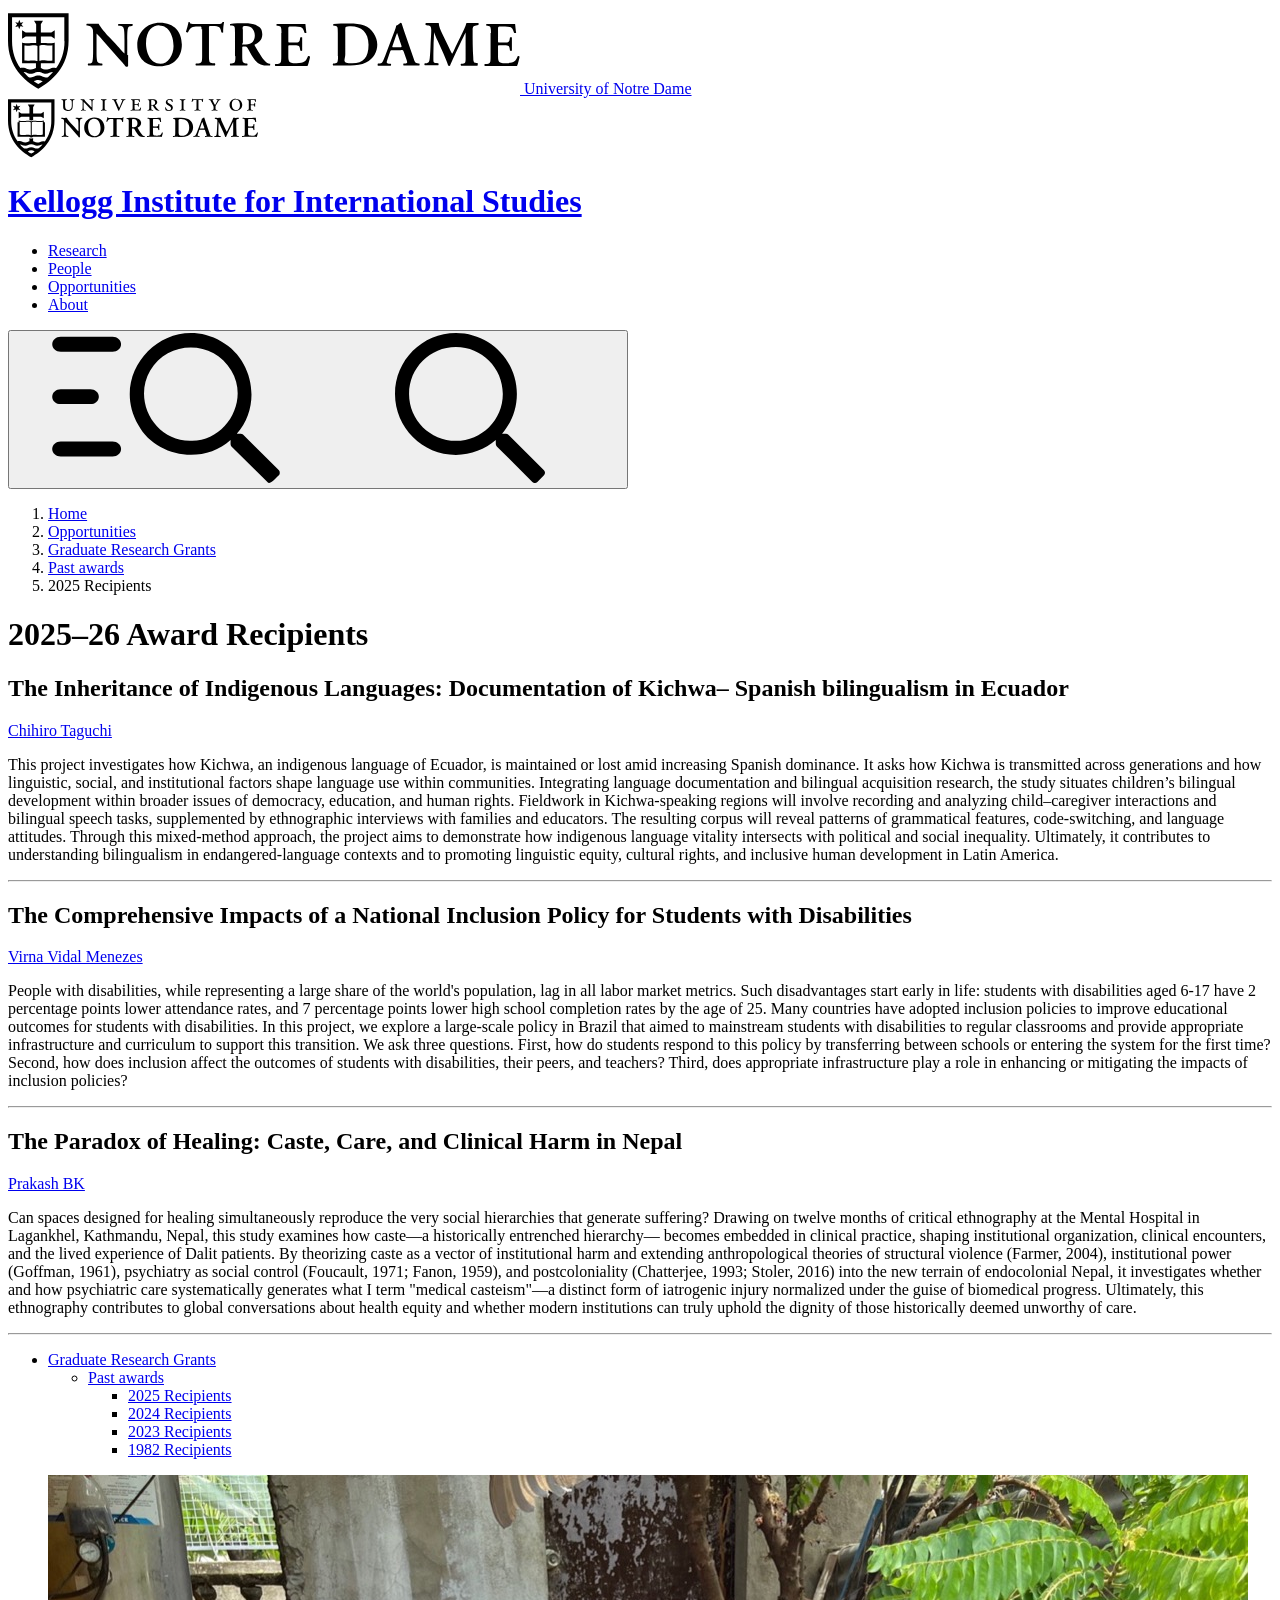
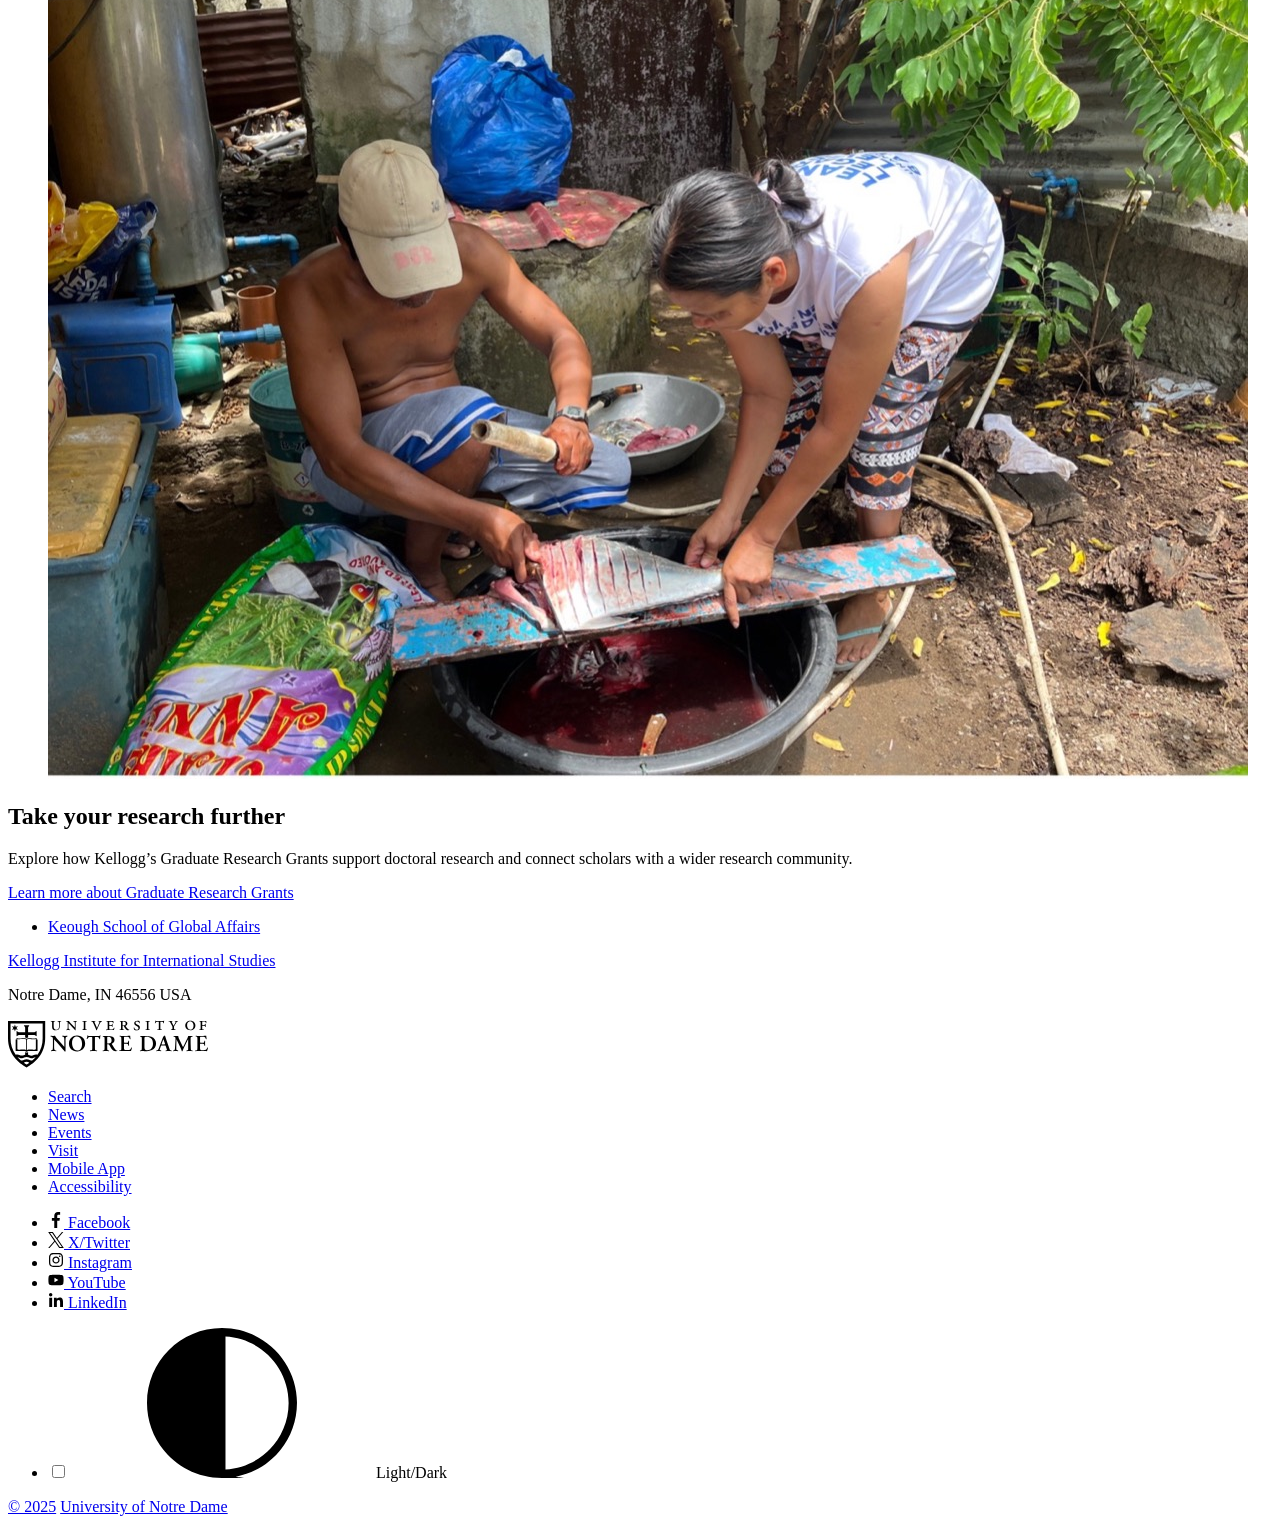
<file: kellogg-grant-history/stanford.html>
<!doctype html>
<html lang="en"><head><meta charset="utf-8"><meta name="viewport" content="width=device-width,initial-scale=1">
<meta name="robots" content="noindex,nofollow"><meta name="description" content="Explore Kellogg graduate research awards, recipients, and projects, with selected records from recent years and 1982.">
<title>2025–26 Award Recipients | Graduate Research Grants | Kellogg Institute</title>
<link rel="stylesheet" href="https://conductor.nd.edu/stylesheets/themes/ndt/4.0/ndt.css">
<link rel="icon" href="https://static.nd.edu/favicon.ico"><link rel="icon" href="https://static.nd.edu/images/monogram/monogram.svg" type="image/svg+xml"><link rel="apple-touch-icon" href="https://static.nd.edu/images/webclips/default/webclip-180.png">
</head><body>
<svg xmlns="http://www.w3.org/2000/svg" xmlns:xlink="http://www.w3.org/1999/xlink" class="nd-sprite" style="display:none" aria-hidden="true" focusable="false">
<!-- Official Notre Dame Web Theme v4 icon sprite: https://static.nd.edu/images/icons/ndt4-v1.svg (icons, academic-mark, mobile-mark, shield) -->
<symbol id="icon-search" viewBox="0 0 512 512">
	<path d="M508.5 468.9L387.1 347.5c-2.3-2.3-5.3-3.5-8.5-3.5h-13.2c31.5-36.5 50.6-84 50.6-136C416 93.1 322.9 0 208 0S0 93.1 0 208s93.1 208 208 208c52 0 99.5-19.1 136-50.6v13.2c0 3.2 1.3 6.2 3.5 8.5l121.4 121.4c4.7 4.7 12.3 4.7 17 0l22.6-22.6c4.7-4.7 4.7-12.3 0-17zM208 368c-88.4 0-160-71.6-160-160S119.6 48 208 48s160 71.6 160 160-71.6 160-160 160z"/>
</symbol>
<symbol id="icon-menu" viewBox="0 0 448 512">
	<path d="M436 124H12c-6.627 0-12-5.373-12-12V80c0-6.627 5.373-12 12-12h424c6.627 0 12 5.373 12 12v32c0 6.627-5.373 12-12 12zm0 160H12c-6.627 0-12-5.373-12-12v-32c0-6.627 5.373-12 12-12h424c6.627 0 12 5.373 12 12v32c0 6.627-5.373 12-12 12zm0 160H12c-6.627 0-12-5.373-12-12v-32c0-6.627 5.373-12 12-12h424c6.627 0 12 5.373 12 12v32c0 6.627-5.373 12-12 12z"/>
</symbol>
<symbol id="icon-search-menu" viewBox="0 0 777 512">
	<path d="M773.8,468.9c4.3,4,3.8,13.5,0,17-8.4,5.5-29.2,37.1-40,22l-121.9-120.8c-4.9-4.3-2.4-16.4-3-22-93,85.1-255.7,59.3-315.4-52C188.1,129.8,392.9-76.8,577.2,28.6c111.4,61.5,138,221.4,52.9,315.4,5.6.6,17.8-1.8,22,3l121.9,121.9h-.2ZM473.4,368c119.3,3.5,201-137.2,137.8-239.6-60.2-105.9-216.8-104.7-276.5,0-61.1,104.4,17,242.2,138.7,239.6h0Z"/>
  <path d="M206.2,370.2H29c-16,0-28.9,11.5-28.9,25.5s12.9,25.5,28.9,25.5h177.2c16,0,28.9-11.5,28.9-25.5s-12.9-25.5-28.9-25.5h0Z"/>
  <path d="M29,64h177.2c16,0,28.9-11.4,28.9-25.5s-12.9-25.5-28.9-25.5H29C13.1,13,.2,24.4.2,38.5s12.9,25.5,28.9,25.5Z"/>
  <path d="M29,242.7h101.3c16,0,28.9-11.4,28.9-25.5s-12.9-25.5-28.9-25.5H29c-16,0-28.9,11.5-28.9,25.5s12.9,25.5,28.9,25.5h0Z"/>
</symbol>
<symbol id="icon-close" viewBox="0 0 332.5 332.5">
	<path d="M191.7,166.2L328.9,29c4.7-4.7,4.7-12.3,0-17l-8.5-8.5c-4.7-4.7-12.3-4.7-17,0l-137.2,137.2L29,3.6c-4.7-4.7-12.3-4.7-17,0L3.5,12.1c-4.7,4.7-4.7,12.3,0,17l137.2,137.1L3.6,303.4c-4.7,4.7-4.7,12.3,0,17l8.5,8.5c4.7,4.7,12.3,4.7,17,0l137.1-137.2,137.2,137.2c4.7,4.7,12.3,4.7,17,0l8.5-8.5c4.7-4.7,4.7-12.3,0-17l-137.2-137.2Z"/>
</symbol>
<symbol id="icon-refresh" viewBox="0 0 512 512">
	<path d="M12 8h27.711c6.739 0 12.157 5.548 11.997 12.286l-2.347 98.568C93.925 51.834 170.212 7.73 256.793 8.001 393.18 8.428 504.213 120.009 504 256.396 503.786 393.181 392.835 504 256 504c-63.926 0-122.202-24.187-166.178-63.908-5.113-4.618-5.354-12.561-.482-17.433l19.738-19.738c4.498-4.498 11.753-4.785 16.501-.552C160.213 433.246 205.895 452 256 452c108.322 0 196-87.662 196-196 0-108.322-87.662-196-196-196-79.545 0-147.941 47.282-178.675 115.302l126.389-3.009c6.737-.16 12.286 5.257 12.286 11.997V212c0 6.627-5.373 12-12 12H12c-6.627 0-12-5.373-12-12V20C0 13.373 5.373 8 12 8z"/>
</symbol>
<symbol id="icon-check" viewBox="0 0 512 512">
	<path d="M435.848 83.466L172.804 346.51l-96.652-96.652c-4.686-4.686-12.284-4.686-16.971 0l-28.284 28.284c-4.686 4.686-4.686 12.284 0 16.971l133.421 133.421c4.686 4.686 12.284 4.686 16.971 0l299.813-299.813c4.686-4.686 4.686-12.284 0-16.971l-28.284-28.284c-4.686-4.686-12.284-4.686-16.97 0z"/>
</symbol>
<symbol id="icon-map-pin" viewBox="0 0 384 512">
	<path d="M172.268 501.67C26.97 291.031 0 269.413 0 192 0 85.961 85.961 0 192 0s192 85.961 192 192c0 77.413-26.97 99.031-172.268 309.67-9.535 13.774-29.93 13.773-39.464 0zM192 272c44.183 0 80-35.817 80-80s-35.817-80-80-80-80 35.817-80 80 35.817 80 80 80z"/>
</symbol>
<symbol id="icon-plus" viewBox="0 0 448 512">
	<path d="M436 228H252V44c0-6.6-5.4-12-12-12h-32c-6.6 0-12 5.4-12 12v184H12c-6.6 0-12 5.4-12 12v32c0 6.6 5.4 12 12 12h184v184c0 6.6 5.4 12 12 12h32c6.6 0 12-5.4 12-12V284h184c6.6 0 12-5.4 12-12v-32c0-6.6-5.4-12-12-12z"/>
</symbol>
<symbol id="icon-minus" viewBox="0 0 448 512">
	<path d="M436 284c6.6 0 12-5.4 12-12v-32c0-6.6-5.4-12-12-12H12c-6.6 0-12 5.4-12 12v32c0 6.6 5.4 12 12 12h424z"/>
</symbol>
<symbol id="icon-user" viewBox="0 0 512 512">
	<path d="M423.309 291.025L402.221 285C431.798 243.89 436 202.294 436 180 436 80.649 355.484 0 256 0 156.649 0 76 80.516 76 180c0 22.299 4.198 63.884 33.779 105l-21.088 6.025C21.28 310.285 0 371.59 0 408.605v25.681C0 477.138 34.862 512 77.714 512h356.571C477.138 512 512 477.138 512 434.286v-25.681c0-36.247-20.725-98.161-88.691-117.58zM256 48c72.902 0 132 59.099 132 132s-59.098 132-132 132-132-59.099-132-132S183.098 48 256 48zm208 386.286c0 16.41-13.304 29.714-29.714 29.714H77.714C61.304 464 48 450.696 48 434.286v-25.681c0-33.167 21.987-62.316 53.878-71.427l46.103-13.172C162.683 335.058 200.427 360 256 360s93.317-24.942 108.019-35.994l46.103 13.172C442.013 346.29 464 375.438 464 408.605v25.681z"/>
</symbol>
<symbol id="icon-calendar" viewBox="0 0 448 512">
	<path d="M148 288h-40c-6.6 0-12-5.4-12-12v-40c0-6.6 5.4-12 12-12h40c6.6 0 12 5.4 12 12v40c0 6.6-5.4 12-12 12zm108-12v-40c0-6.6-5.4-12-12-12h-40c-6.6 0-12 5.4-12 12v40c0 6.6 5.4 12 12 12h40c6.6 0 12-5.4 12-12zm96 0v-40c0-6.6-5.4-12-12-12h-40c-6.6 0-12 5.4-12 12v40c0 6.6 5.4 12 12 12h40c6.6 0 12-5.4 12-12zm-96 96v-40c0-6.6-5.4-12-12-12h-40c-6.6 0-12 5.4-12 12v40c0 6.6 5.4 12 12 12h40c6.6 0 12-5.4 12-12zm-96 0v-40c0-6.6-5.4-12-12-12h-40c-6.6 0-12 5.4-12 12v40c0 6.6 5.4 12 12 12h40c6.6 0 12-5.4 12-12zm192 0v-40c0-6.6-5.4-12-12-12h-40c-6.6 0-12 5.4-12 12v40c0 6.6 5.4 12 12 12h40c6.6 0 12-5.4 12-12zm96-260v352c0 26.5-21.5 48-48 48H48c-26.5 0-48-21.5-48-48V112c0-26.5 21.5-48 48-48h48V12c0-6.6 5.4-12 12-12h40c6.6 0 12 5.4 12 12v52h128V12c0-6.6 5.4-12 12-12h40c6.6 0 12 5.4 12 12v52h48c26.5 0 48 21.5 48 48zm-48 346V160H48v298c0 3.3 2.7 6 6 6h340c3.3 0 6-2.7 6-6z"/>
</symbol>
<symbol id="icon-calendar-add" viewBox="0 0 448 512">
	<path d="M336 292v24c0 6.6-5.4 12-12 12h-76v76c0 6.6-5.4 12-12 12h-24c-6.6 0-12-5.4-12-12v-76h-76c-6.6 0-12-5.4-12-12v-24c0-6.6 5.4-12 12-12h76v-76c0-6.6 5.4-12 12-12h24c6.6 0 12 5.4 12 12v76h76c6.6 0 12 5.4 12 12zm112-180v352c0 26.5-21.5 48-48 48H48c-26.5 0-48-21.5-48-48V112c0-26.5 21.5-48 48-48h48V12c0-6.6 5.4-12 12-12h40c6.6 0 12 5.4 12 12v52h128V12c0-6.6 5.4-12 12-12h40c6.6 0 12 5.4 12 12v52h48c26.5 0 48 21.5 48 48zm-48 346V160H48v298c0 3.3 2.7 6 6 6h340c3.3 0 6-2.7 6-6z"/>
</symbol>
<symbol id="icon-envelope" viewBox="0 0 512 512">
	<path d="M464 64H48C21.49 64 0 85.49 0 112v288c0 26.51 21.49 48 48 48h416c26.51 0 48-21.49 48-48V112c0-26.51-21.49-48-48-48zm0 48v40.805c-22.422 18.259-58.168 46.651-134.587 106.49-16.841 13.247-50.201 45.072-73.413 44.701-23.208.375-56.579-31.459-73.413-44.701C106.18 199.465 70.425 171.067 48 152.805V112h416zM48 400V214.398c22.914 18.251 55.409 43.862 104.938 82.646 21.857 17.205 60.134 55.186 103.062 54.955 42.717.231 80.509-37.199 103.053-54.947 49.528-38.783 82.032-64.401 104.947-82.653V400H48z"/>
</symbol>
<symbol id="icon-download" viewBox="0 0 576 512">
	<path d="M528 288h-92.1l46.1-46.1c30.1-30.1 8.8-81.9-33.9-81.9h-64V48c0-26.5-21.5-48-48-48h-96c-26.5 0-48 21.5-48 48v112h-64c-42.6 0-64.2 51.7-33.9 81.9l46.1 46.1H48c-26.5 0-48 21.5-48 48v128c0 26.5 21.5 48 48 48h480c26.5 0 48-21.5 48-48V336c0-26.5-21.5-48-48-48zm-400-80h112V48h96v160h112L288 368 128 208zm400 256H48V336h140.1l65.9 65.9c18.8 18.8 49.1 18.7 67.9 0l65.9-65.9H528v128zm-88-64c0-13.3 10.7-24 24-24s24 10.7 24 24-10.7 24-24 24-24-10.7-24-24z"/>
</symbol>
<symbol id="icon-home" viewBox="0 0 576 512">
	<path d="M488 312.7V456c0 13.3-10.7 24-24 24H348c-6.6 0-12-5.4-12-12V356c0-6.6-5.4-12-12-12h-72c-6.6 0-12 5.4-12 12v112c0 6.6-5.4 12-12 12H112c-13.3 0-24-10.7-24-24V312.7c0-3.6 1.6-7 4.4-9.3l188-154.8c4.4-3.6 10.8-3.6 15.3 0l188 154.8c2.7 2.3 4.3 5.7 4.3 9.3zm83.6-60.9L488 182.9V44.4c0-6.6-5.4-12-12-12h-56c-6.6 0-12 5.4-12 12V117l-89.5-73.7c-17.7-14.6-43.3-14.6-61 0L4.4 251.8c-5.1 4.2-5.8 11.8-1.6 16.9l25.5 31c4.2 5.1 11.8 5.8 16.9 1.6l235.2-193.7c4.4-3.6 10.8-3.6 15.3 0l235.2 193.7c5.1 4.2 12.7 3.5 16.9-1.6l25.5-31c4.2-5.2 3.4-12.7-1.7-16.9z"/>
</symbol>
<symbol id="icon-clock" viewBox="0 0 512 512">
	<path d="M256 8C119 8 8 119 8 256s111 248 248 248 248-111 248-248S393 8 256 8zm0 448c-110.5 0-200-89.5-200-200S145.5 56 256 56s200 89.5 200 200-89.5 200-200 200zm61.8-104.4l-84.9-61.7c-3.1-2.3-4.9-5.9-4.9-9.7V116c0-6.6 5.4-12 12-12h32c6.6 0 12 5.4 12 12v141.7l66.8 48.6c5.4 3.9 6.5 11.4 2.6 16.8L334.6 349c-3.9 5.3-11.4 6.5-16.8 2.6z"/>
</symbol>
<symbol id="icon-history" viewBox="0 0 512 512">
	<path d="M504 255.532c.252 136.64-111.182 248.372-247.822 248.468-64.014.045-122.373-24.163-166.394-63.942-5.097-4.606-5.3-12.543-.443-17.4l16.96-16.96c4.529-4.529 11.776-4.659 16.555-.395C158.208 436.843 204.848 456 256 456c110.549 0 200-89.468 200-200 0-110.549-89.468-200-200-200-55.52 0-105.708 22.574-141.923 59.043l49.091 48.413c7.641 7.535 2.305 20.544-8.426 20.544H26.412c-6.627 0-12-5.373-12-12V45.443c0-10.651 12.843-16.023 20.426-8.544l45.097 44.474C124.866 36.067 187.15 8 256 8c136.811 0 247.747 110.781 248 247.532zm-167.058 90.173l14.116-19.409c3.898-5.36 2.713-12.865-2.647-16.763L280 259.778V116c0-6.627-5.373-12-12-12h-24c-6.627 0-12 5.373-12 12v168.222l88.179 64.13c5.36 3.897 12.865 2.712 16.763-2.647z"/>
</symbol>
<symbol id="icon-external-link" viewBox="0 0 512 512">
	<path d="M498.6,266v154.9c0,46.1-27.5,77.7-77.7,77.7H91.1c-44.7,0-77.7-30.5-77.7-77.7V91.1c0-49.3,27.4-77.7,77.7-77.7H236c18,0,30.6,12.5,30.6,30.5S254,74.5,236,74.5H91.1c-10.3,0-16.6,6.4-16.6,16.6v329.8c0,10.3,6.4,16.6,16.6,16.6h329.7c10.3,0,16.6-6.4,16.6-16.6V266c0-18,12.6-30.6,30.6-30.6S498.6,248,498.6,266z M350.2,74.7h44.3l-207.1,207c-12.2,12.2-12.2,30.7,0,42.9c13.8,14.2,36.5,6.3,42.8,0l207.1-207.1v44.3c0,18,12.6,30.6,30.6,30.6s30.6-12.6,30.6-30.6V44c0-19.2-10.3-30.5-30.5-30.5H350.2c-18,0-30.6,12.6-30.6,30.6S332.2,74.7,350.2,74.7z"/>
</symbol>
<symbol id="icon-lock" viewBox="0 0 448 512">
	<path d="M400 224h-24v-72C376 68.2 307.8 0 224 0S72 68.2 72 152v72H48c-26.5 0-48 21.5-48 48v192c0 26.5 21.5 48 48 48h352c26.5 0 48-21.5 48-48V272c0-26.5-21.5-48-48-48zM264 392c0 22.1-17.9 40-40 40s-40-17.9-40-40v-48c0-22.1 17.9-40 40-40s40 17.9 40 40v48zm32-168H152v-72c0-39.7 32.3-72 72-72s72 32.3 72 72v72z"/>
</symbol>
<symbol id="icon-play" viewBox="0 0 448 512">
	<path d="M424.4 214.7L72.4 6.6C43.8-10.3 0 6.1 0 47.9V464c0 37.5 40.7 60.1 72.4 41.3l352-208c31.4-18.5 31.5-64.1 0-82.6z"/>
</symbol>
<symbol id="icon-feed" viewBox="0 0 448 512">
	<path d="M128.081 415.959c0 35.369-28.672 64.041-64.041 64.041S0 451.328 0 415.959s28.672-64.041 64.041-64.041 64.04 28.673 64.04 64.041zm175.66 47.25c-8.354-154.6-132.185-278.587-286.95-286.95C7.656 175.765 0 183.105 0 192.253v48.069c0 8.415 6.49 15.472 14.887 16.018 111.832 7.284 201.473 96.702 208.772 208.772.547 8.397 7.604 14.887 16.018 14.887h48.069c9.149.001 16.489-7.655 15.995-16.79zm144.249.288C439.596 229.677 251.465 40.445 16.503 32.01 7.473 31.686 0 38.981 0 48.016v48.068c0 8.625 6.835 15.645 15.453 15.999 191.179 7.839 344.627 161.316 352.465 352.465.353 8.618 7.373 15.453 15.999 15.453h48.068c9.034-.001 16.329-7.474 16.005-16.504z"/>
</symbol>
<symbol id="icon-mode" viewBox="0 0 512 512">
  <path d="M512,256C512,114.6,397.4,0,256,0S0,114.6,0,256s114.6,256,256,256,32.8-1.6,48.5-4.6c21.4,0,14.5,0,.2,0,118.1-22.8,207.2-126.6,207.2-251.3ZM483.4,256c0,121.4-95.6,220.6-215.5,226.8V29.2c119.8,6.3,215.5,105.5,215.5,226.8Z"/>
</symbol>
<symbol id="icon-box-arrow-up" viewBox="0 0 365 512">
  <path d="M314.3,176.9h-61.5c-6.9,0-12.6,5.6-12.6,12.6v17.1c0,6.9,5.6,12.6,12.6,12.6h61.5c4.5,0,8.1,3.7,8.1,8.1v234.3c0,4.5-3.7,8.1-8.1,8.1H50.7c-4.5,0-8.1-3.7-8.1-8.1v-234.3c0-4.5,3.7-8.1,8.1-8.1h62c6.9,0,12.6-5.6,12.6-12.6v-17.1c0-6.9-5.6-12.6-12.6-12.6h-62C22.9,176.9.3,199.5.3,227.3v234.3c0,27.8,22.6,50.4,50.4,50.4h263.6c27.8,0,50.4-22.6,50.4-50.4v-234.3c0-27.8-22.6-50.4-50.4-50.4Z"/>
  <path d="M63.7,133.8l11.5,11.5c2.1,2.1,4.5,3,7.7,3s6.8-1.6,8.2-3l76.6-76.6v232c0,3.7,2.5,6.6,3.5,7.7,1.1,1.1,3.9,3.5,7.7,3.5h15.3c3,0,5.9-1.3,8.2-3.5h0c1.9-2,2.9-4.8,2.9-7.7V68.7l76.6,76.6.3.3.4.2c1.9,1.3,3.9,2.4,7.5,2.4s5.6-.9,7.7-3l11.2-11.2.3-.4c1.3-1.9,2.4-3.9,2.4-7.5s-.9-5.6-3-7.7L194.4,4.7c-1.9-2.4-4.7-3.8-7.9-3.8s-5,.8-7.5,2.4l-.4.3-114.4,114.9c-1.9,1.9-3,4.7-3,7.7s.6,4.6,2,6.9l.4.7Z"/>
</symbol>
<symbol id="icon-arrow-right" viewBox="0 0 448 512">
  <path d="M218.101 38.101L198.302 57.9c-4.686 4.686-4.686 12.284 0 16.971L353.432 230H12c-6.627 0-12 5.373-12 12v28c0 6.627 5.373 12 12 12h341.432l-155.13 155.13c-4.686 4.686-4.686 12.284 0 16.971l19.799 19.799c4.686 4.686 12.284 4.686 16.971 0l209.414-209.414c4.686-4.686 4.686-12.284 0-16.971L235.071 38.101c-4.686-4.687-12.284-4.687-16.97 0z"/>
</symbol>
<symbol id="icon-arrow-down" viewBox="0 0 448 512">
  <path d="M441.9,250.1l-19.8-19.8c-4.7-4.7-12.3-4.7-17,0l-155.1,155.1V44c0-6.6-5.4-12-12-12h-28c-6.6,0-12,5.4-12,12v341.4L42.9,230.3c-4.7-4.7-12.3-4.7-17,0l-19.8,19.8c-4.7,4.7-4.7,12.3,0,17l209.4,209.4c4.7,4.7,12.3,4.7,17,0l209.4-209.4c4.7-4.7,4.7-12.3,0-17Z"/>
</symbol>
<symbol id="icon-arrow-left" viewBox="0 0 448 512">
  <path d="M218.101 38.101L198.302 57.9c-4.686 4.686-4.686 12.284 0 16.971L353.432 230H12c-6.627 0-12 5.373-12 12v28c0 6.627 5.373 12 12 12h341.432l-155.13 155.13c-4.686 4.686-4.686 12.284 0 16.971l19.799 19.799c4.686 4.686 12.284 4.686 16.971 0l209.414-209.414c4.686-4.686 4.686-12.284 0-16.971L235.071 38.101c-4.686-4.687-12.284-4.687-16.97 0z"/>
</symbol>
<symbol id="icon-arrow-up" viewBox="0 0 448 512">
  <path d="M6.101 261.899L25.9 281.698c4.686 4.686 12.284 4.686 16.971 0L198 126.568V468c0 6.627 5.373 12 12 12h28c6.627 0 12-5.373 12-12V126.568l155.13 155.13c4.686 4.686 12.284 4.686 16.971 0l19.799-19.799c4.686-4.686 4.686-12.284 0-16.971L232.485 35.515c-4.686-4.686-12.284-4.686-16.971 0L6.101 244.929c-4.687 4.686-4.687 12.284 0 16.97z"/>
</symbol>
<symbol id="icon-angle-left" viewBox="0 0 192 512">
	<path d="M4.2,247.5L151,99.5c4.7-4.7,12.3-4.7,17,0l19.8,19.8c4.7,4.7,4.7,12.3,0,17l-118.5,119.7,118.5,119.7c4.7,4.7,4.7,12.3,0,17l-19.8,19.8c-4.7,4.7-12.3,4.7-17,0L4.2,264.5c-4.7-4.7-4.7-12.3,0-17Z"/>
</symbol>
<symbol id="icon-angle-right" viewBox="0 0 192 512">
	<path d="M187.8 264.5L41 412.5c-4.7 4.7-12.3 4.7-17 0L4.2 392.7c-4.7-4.7-4.7-12.3 0-17L122.7 256 4.2 136.3c-4.7-4.7-4.7-12.3 0-17L24 99.5c4.7-4.7 12.3-4.7 17 0l146.8 148c4.7 4.7 4.7 12.3 0 17z"/>
</symbol>
<symbol id="icon-bluesky" viewBox="0 0 600 530">
	<path d="m135.72 44.03c66.496 49.921 138.02 151.14 164.28 205.46 26.262-54.316 97.782-155.54 164.28-205.46 47.98-36.021 125.72-63.892 125.72 24.795 0 17.712-10.155 148.79-16.111 170.07-20.703 73.984-96.144 92.854-163.25 81.433 117.3 19.964 147.14 86.092 82.697 152.22-122.39 125.59-175.91-31.511-189.63-71.766-2.514-7.3797-3.6904-10.832-3.7077-7.8964-0.0174-2.9357-1.1937 0.51669-3.7077 7.8964-13.714 40.255-67.233 197.36-189.63 71.766-64.444-66.128-34.605-132.26 82.697-152.22-67.108 11.421-142.55-7.4491-163.25-81.433-5.9562-21.282-16.111-152.36-16.111-170.07 0-88.687 77.742-60.816 125.72-24.795z"/>
</symbol>
<symbol id="icon-linkedin" viewBox="0 0 448 512">
	<path d="M100.3 480H7.4V180.9h92.9V480zM53.8 140.1C24.1 140.1 0 115.5 0 85.8 0 56.1 24.1 32 53.8 32c29.7 0 53.8 24.1 53.8 53.8 0 29.7-24.1 54.3-53.8 54.3zM448 480h-92.7V334.4c0-34.7-.7-79.2-48.3-79.2-48.3 0-55.7 37.7-55.7 76.7V480h-92.8V180.9h89.1v40.8h1.3c12.4-23.5 42.7-48.3 87.9-48.3 94 0 111.3 61.9 111.3 142.3V480z"/>
</symbol>
<symbol id="icon-twitter-x" viewBox="0 0 1200 1227">
  <path d="M714.163 519.284L1160.89 0H1055.03L667.137 450.887L357.328 0H0L468.492 681.821L0 1226.37H105.866L515.491 750.218L842.672 1226.37H1200L714.137 519.284H714.163ZM569.165 687.828L521.697 619.934L144.011 79.6944H306.615L611.412 515.685L658.88 583.579L1055.08 1150.3H892.476L569.165 687.854V687.828Z"/>
</symbol>
<symbol id="icon-facebook" viewBox="0 0 264 512">
	<path d="M76.7 512V283H0v-91h76.7v-71.7C76.7 42.4 124.3 0 193.8 0c33.3 0 61.9 2.5 70.2 3.6V85h-48.2c-37.8 0-45.1 18-45.1 44.3V192H256l-11.7 91h-73.6v229"/>
</symbol>
<symbol id="icon-google" viewBox="0 0 448 512">
	<path d="M488 261.8C488 403.3 391.1 504 248 504 110.8 504 0 393.2 0 256S110.8 8 248 8c66.8 0 123 24.5 166.3 64.9l-67.5 64.9C258.5 52.6 94.3 116.6 94.3 256c0 86.5 69.1 156.6 153.7 156.6 98.2 0 135-70.4 140.8-106.9H248v-85.3h236.1c2.3 12.7 3.9 24.9 3.9 41.4z"/>
</symbol>
<symbol id="icon-vimeo" viewBox="0 0 448 512">
	<path d="M447.8 153.6c-2 43.6-32.4 103.3-91.4 179.1-60.9 79.2-112.4 118.8-154.6 118.8-26.1 0-48.2-24.1-66.3-72.3C100.3 250 85.3 174.3 56.2 174.3c-3.4 0-15.1 7.1-35.2 21.1L0 168.2c51.6-45.3 100.9-95.7 131.8-98.5 34.9-3.4 56.3 20.5 64.4 71.5 28.7 181.5 41.4 208.9 93.6 126.7 18.7-29.6 28.8-52.1 30.2-67.6 4.8-45.9-35.8-42.8-63.3-31 22-72.1 64.1-107.1 126.2-105.1 45.8 1.2 67.5 31.1 64.9 89.4z"/>
</symbol>
<symbol id="icon-youtube" viewBox="0 0 576 512">
	<path d="M549.655 124.083c-6.281-23.65-24.787-42.276-48.284-48.597C458.781 64 288 64 288 64S117.22 64 74.629 75.486c-23.497 6.322-42.003 24.947-48.284 48.597-11.412 42.867-11.412 132.305-11.412 132.305s0 89.438 11.412 132.305c6.281 23.65 24.787 41.5 48.284 47.821C117.22 448 288 448 288 448s170.78 0 213.371-11.486c23.497-6.321 42.003-24.171 48.284-47.821 11.412-42.867 11.412-132.305 11.412-132.305s0-89.438-11.412-132.305zm-317.51 213.508V175.185l142.739 81.205-142.739 81.201z"/>
</symbol>
<symbol id="icon-instagram" viewBox="0 0 448 512">
	<path d="M224.1 141c-63.6 0-114.9 51.3-114.9 114.9s51.3 114.9 114.9 114.9S339 319.5 339 255.9 287.7 141 224.1 141zm0 189.6c-41.1 0-74.7-33.5-74.7-74.7s33.5-74.7 74.7-74.7 74.7 33.5 74.7 74.7-33.6 74.7-74.7 74.7zm146.4-194.3c0 14.9-12 26.8-26.8 26.8-14.9 0-26.8-12-26.8-26.8s12-26.8 26.8-26.8 26.8 12 26.8 26.8zm76.1 27.2c-1.7-35.9-9.9-67.7-36.2-93.9-26.2-26.2-58-34.4-93.9-36.2-37-2.1-147.9-2.1-184.9 0-35.8 1.7-67.6 9.9-93.9 36.1s-34.4 58-36.2 93.9c-2.1 37-2.1 147.9 0 184.9 1.7 35.9 9.9 67.7 36.2 93.9s58 34.4 93.9 36.2c37 2.1 147.9 2.1 184.9 0 35.9-1.7 67.7-9.9 93.9-36.2 26.2-26.2 34.4-58 36.2-93.9 2.1-37 2.1-147.8 0-184.8zM398.8 388c-7.8 19.6-22.9 34.7-42.6 42.6-29.5 11.7-99.5 9-132.1 9s-102.7 2.6-132.1-9c-19.6-7.8-34.7-22.9-42.6-42.6-11.7-29.5-9-99.5-9-132.1s-2.6-102.7 9-132.1c7.8-19.6 22.9-34.7 42.6-42.6 29.5-11.7 99.5-9 132.1-9s102.7-2.6 132.1 9c19.6 7.8 34.7 22.9 42.6 42.6 11.7 29.5 9 99.5 9 132.1s2.7 102.7-9 132.1z"/>
</symbol>
<symbol id="icon-snapchat" viewBox="0 0 32 30">
	<path d="M31.7,23.4c-.4.7-1.7,1.3-4.2,1.7,0,.1-.1.4-.2.7l-.2.7c-.1.4-.4.6-.7.6s-.4,0-.8-.1c-.6-.1-1.2-.2-1.6-.2-.8,0-1.4.1-1.9.3-.4.2-.9.5-1.6,1-.9.6-1.5,1-2,1.2-.8.4-1.7.5-2.5.4-.9.1-1.7,0-2.5-.5-.6-.2-1.2-.6-1.8-1.1h0c-.7-.6-1.3-.9-1.6-1-.5-.2-1.2-.3-1.9-.3s-1,.1-1.7.2c-.4,0-.6,0-.7,0-.4,0-.6-.2-.7-.6l-.2-.7c-.1-.4-.2-.7-.2-.8-2.8-.4-4.2-1-4.2-2s0-.3.1-.4c.1-.1.2-.2.4-.2,1.8-.2,3.4-1.2,4.7-2.8.7-.8,1.2-1.6,1.5-2.5h0c.2-.5.3-.9.2-1.2-.1-.2-.4-.5-.7-.7-.2-.1-.6-.2-1-.4h-.4c-1.2-.6-1.7-1.2-1.6-1.8,0-.4.3-.6.8-.9.5-.2.9-.2,1.2,0,.6.2,1,.4,1.5.4s.4,0,.6-.1v-.7c-.2-1.5-.2-2.6-.2-3.4,0-1.2.2-2.2.5-3,.9-2,2.3-3.4,4.2-4.2,1.1-.5,2.3-.8,3.6-.8h.6c1.7,0,3.2.4,4.6,1.3,1.4.9,2.5,2.2,3.3,3.8.2.7.4,1.7.5,3,0,.8,0,1.9-.1,3.4v.8c0,.1.2.1.5.1.4,0,.9-.1,1.4-.4.4-.2.8-.2,1.3,0,.6.2.9.6.9,1.1s-.6,1.1-1.6,1.5h-.4c-1,.5-1.7.9-1.8,1.2-.1.3,0,.7.2,1.1h0c.3.9.8,1.7,1.5,2.5,1.4,1.6,2.9,2.6,4.7,2.8.2,0,.3.2.4.4.1.2.1.4,0,.6Z"/>
</symbol>
<symbol id="icon-exclamation" viewBox="0 0 576 512">
	<path d="M569.517 440.013C587.975 472.007 564.806 512 527.94 512H48.054c-36.937 0-59.999-40.055-41.577-71.987L246.423 23.985c18.467-32.009 64.72-31.951 83.154 0l239.94 416.028zM288 354c-25.405 0-46 20.595-46 46s20.595 46 46 46 46-20.595 46-46-20.595-46-46-46zm-43.673-165.346l7.418 136c.347 6.364 5.609 11.346 11.982 11.346h48.546c6.373 0 11.635-4.982 11.982-11.346l7.418-136c.375-6.874-5.098-12.654-11.982-12.654h-63.383c-6.884 0-12.356 5.78-11.981 12.654z"/>
</symbol>
<symbol id="icon-success" viewBox="0 0 512 512">
	<path d="M504 256c0 136.967-111.033 248-248 248S8 392.967 8 256 119.033 8 256 8s248 111.033 248 248zM227.314 387.314l184-184c6.248-6.248 6.248-16.379 0-22.627l-22.627-22.627c-6.248-6.249-16.379-6.249-22.628 0L216 308.118l-70.059-70.059c-6.248-6.248-16.379-6.248-22.628 0l-22.627 22.627c-6.248 6.248-6.248 16.379 0 22.627l104 104c6.249 6.249 16.379 6.249 22.628.001z"/>
</symbol>
<symbol id="icon-info" viewBox="0 0 512 512">
	<path d="M256 8C119.043 8 8 119.083 8 256c0 136.997 111.043 248 248 248s248-111.003 248-248C504 119.083 392.957 8 256 8zm0 110c23.196 0 42 18.804 42 42s-18.804 42-42 42-42-18.804-42-42 18.804-42 42-42zm56 254c0 6.627-5.373 12-12 12h-88c-6.627 0-12-5.373-12-12v-24c0-6.627 5.373-12 12-12h12v-64h-12c-6.627 0-12-5.373-12-12v-24c0-6.627 5.373-12 12-12h64c6.627 0 12 5.373 12 12v100h12c6.627 0 12 5.373 12 12v24z"/>
</symbol>
<symbol id="icon-question" viewBox="0 0 512 512">
	<path d="M504 256c0 136.997-111.043 248-248 248S8 392.997 8 256C8 119.083 119.043 8 256 8s248 111.083 248 248zM262.655 90c-54.497 0-89.255 22.957-116.549 63.758-3.536 5.286-2.353 12.415 2.715 16.258l34.699 26.31c5.205 3.947 12.621 3.008 16.665-2.122 17.864-22.658 30.113-35.797 57.303-35.797 20.429 0 45.698 13.148 45.698 32.958 0 14.976-12.363 22.667-32.534 33.976C247.128 238.528 216 254.941 216 296v4c0 6.627 5.373 12 12 12h56c6.627 0 12-5.373 12-12v-1.333c0-28.462 83.186-29.647 83.186-106.667 0-58.002-60.165-102-116.531-102zM256 338c-25.365 0-46 20.635-46 46 0 25.364 20.635 46 46 46s46-20.636 46-46c0-25.365-20.635-46-46-46z"/>
</symbol>
<symbol id="icon-flag" viewBox="0 0 512 512">
  <path d="M349.565 98.783C295.978 98.783 251.721 64 184.348 64c-24.955 0-47.309 4.384-68.045 12.013a55.947 55.947 0 0 0 3.586-23.562C118.117 24.015 94.806 1.206 66.338.048 34.345-1.254 8 24.296 8 56c0 19.026 9.497 35.825 24 45.945V488c0 13.255 10.745 24 24 24h16c13.255 0 24-10.745 24-24v-94.4c28.311-12.064 63.582-22.122 114.435-22.122 53.588 0 97.844 34.783 165.217 34.783 48.169 0 86.667-16.294 122.505-40.858C506.84 359.452 512 349.571 512 339.045v-243.1c0-23.393-24.269-38.87-45.485-29.016-34.338 15.948-76.454 31.854-116.95 31.854z"/>
</symbol>
<symbol id="icon-prohibited" viewBox="0 0 512 512">
  <path d="M504 256c0 136.997-111.043 248-248 248S8 392.997 8 256C8 119.083 119.043 8 256 8s248 111.083 248 248zm-248 50c-25.405 0-46 20.595-46 46s20.595 46 46 46 46-20.595 46-46-20.595-46-46-46zm-43.673-165.346l7.418 136c.347 6.364 5.609 11.346 11.982 11.346h48.546c6.373 0 11.635-4.982 11.982-11.346l7.418-136c.375-6.874-5.098-12.654-11.982-12.654h-63.383c-6.884 0-12.356 5.78-11.981 12.654z"/>
</symbol>
<symbol id="icon-globe" viewBox="0 0 60 60">
  <path d="M29.8,0c5.3,0,10.3,1.4,14.9,4.1s8.2,6.2,10.8,10.8,4.1,9.6,4.1,14.9-1.4,10.3-4.1,14.9-6.2,8.3-10.8,10.9c-4.6,2.6-9.6,4-14.9,4s-10.3-1.3-14.9-4c-4.6-2.6-8.3-6.4-10.9-10.9S0,35.1,0,29.8s1.3-10.3,4-14.9S10.3,6.7,14.9,4.1,24.4,0,29.8,0ZM52.9,18.2c-1.6-3.1-3.6-5.8-6.2-8-2.6-2.3-5.5-4-8.9-5,2.4,3.4,4.1,7.7,5.3,13.1h9.8ZM40.3,29.8c0-2.5-.2-5-.5-7.7h-20.2c-.4,2.6-.5,5.2-.5,7.7s.1,5.2.5,7.7h20.2c.2-2.5.5-5,.5-7.7ZM29.8,3.8c-1.7,0-3.5,1.3-5.2,3.8-1.9,2.6-3.2,6.2-4.2,10.6h18.7c-1-4.3-2.4-7.9-4.2-10.6-1.8-2.5-3.5-3.8-5.2-3.8ZM21.7,5.2c-3.4,1.1-6.4,2.8-9,5s-4.7,4.9-6.1,8h9.8c1.1-5.3,2.9-9.7,5.3-13.1ZM3.8,29.8c0,2.6.4,5.3,1.2,7.7h10.8c-.4-2.5-.5-5-.5-7.6s.1-5.2.5-7.8H5c-.8,2.5-1.2,5-1.2,7.7ZM6.6,41.3c1.4,3.1,3.5,5.9,6.1,8.2s5.6,4,9,4.9c-2.4-3.2-4.2-7.6-5.3-13.1H6.6ZM29.8,55.7c1.7,0,3.4-1.2,5.2-3.8,1.8-2.6,3.2-6.1,4.2-10.6h-18.7c1,4.4,2.3,7.9,4.2,10.6,1.7,2.6,3.5,3.8,5.2,3.8ZM37.9,54.3c3.2-1,6.1-2.6,8.8-4.9,2.6-2.3,4.7-5,6.2-8.2h-9.8c-1.2,5.4-2.9,9.7-5.2,13.1ZM43.7,37.4h10.8c.7-2.4,1.2-5,1.2-7.7s-.5-5.2-1.2-7.7h-10.8c.2,2.6.5,5.2.5,7.7s-.2,5-.5,7.7Z" />
</symbol>
<symbol id="academic-mark" viewBox="0 0 291.5 68.2">
	<g class="shield" fill="var(--mark-shield)">
		<path d="M9,8.91L5.66,8.25l2.22,2.54l-2.22,2.54L9,12.67l1.09,3.19l1.09-3.19l3.31,0.66l-2.23-2.54l2.23-2.54l-3.31,0.66l-1.09-3.2L9,8.91"/>
		<path d="M41.74,27.47v-2.23c-2.54,0.87-5.27,1.07-7.91,0.58c-4.75-0.68-6.72,0.62-6.72,0.62s-2-1.3-6.73-0.62c-2.64,0.49-5.37,0.29-7.91-0.58v2.23h-1.33v16.91h13.8c0.56,0.59,1.36,0.9,2.17,0.85c0.81,0.05,1.6-0.26,2.16-0.85h13.8V27.47H41.74z M26.53,42.68c0,0-1.68-1.14-6.43-0.53s-6.46-0.49-6.46-0.49V26.81c0,0,2,0.79,6.76,0.18s6.13,0.53,6.13,0.53L26.53,42.68zM40.59,41.68c0,0-1.72,1.09-6.47,0.48s-6.42,0.53-6.42,0.53V27.53c0,0,1.38-1.14,6.13-0.53s6.76-0.19,6.76-0.19L40.59,41.68z"/>
		<path d="M27.1,0.63H0v24.64C0,48.76,14.93,61.34,27.1,68.2c12.18-6.86,27.11-19.44,27.11-42.93V0.63H27.1z M27.1,63.88c-1.34-0.76-2.63-1.57-4-2.52c1.2-0.75,2.58-1.17,4-1.21c1.42,0.04,2.8,0.46,4,1.21C29.72,62.36,28.41,63.12,27.1,63.88M36.51,57.11c-0.45,0.48-1.03,0.8-1.67,0.94c-0.33,0.05-0.67,0.08-1,0.09c-2.75,0-3.37-1.65-6.73-1.65s-4,1.65-6.74,1.65c-0.33-0.01-0.67-0.04-1-0.09c-0.64-0.14-1.22-0.46-1.67-0.94c-1.35-1.19-2.61-2.47-3.78-3.84c2.53,0,3.16,1.54,6.44,1.54c2.76,0,3.37-1.66,6.74-1.66s4,1.66,6.73,1.66c3.29,0,3.9-1.53,6.44-1.54C39.11,54.64,37.85,55.93,36.51,57.11 M50.5,25.65c0.12,8.61-2.49,17.04-7.46,24.08l0,0c-0.7-0.23-1.44-0.33-2.18-0.32c-2.82,0-3.66,1.65-7,1.65c-2,0-2.91-0.9-4.58-1.37v-4c0,0-0.5,0.7-2.16,0.7S25,45.63,25,45.63v4c-1.67,0.47-2.54,1.38-4.58,1.38c-3.36,0-4.2-1.66-7-1.66c-0.74-0.01-1.48,0.09-2.19,0.32l0,0C6.24,42.66,3.61,34.25,3.7,25.65V4.33h46.81L50.5,25.65z"/>
		<path d="M29.26,20.9h9.33l3.15,1.82v-7.43l-3.15,1.82h-9.32V9.9l1.83-3.16h-8L25,9.9v7.21h-9.38l-3.15-1.82v7.43l3.15-1.82H25v3.79c0.75,0.09,1.48,0.31,2.16,0.65c0.68-0.34,1.41-0.56,2.16-0.65V20.9H29.26z"/>
	</g>
	<g class="text" fill="var(--mark-text)">
		<path d="M83.86,38.73c0,1,0,5.1,0.09,5.87c-0.27,0.34-0.7,0.52-1.13,0.47c-0.53-0.7-1.5-1.83-3.9-4.57l-7.81-8.91c-2.17-2.43-3.24-3.7-3.8-4.2c-0.1,0-0.1,0.37-0.1,2.14V36c0,2.5,0,5.57,0.6,6.58c0.42,0.52,1.04,0.82,1.7,0.83l0.73,0.09c0.3,0.24,0.27,0.88-0.06,1c-1.24-0.07-2.54-0.1-3.81-0.1s-2.3,0-3.46,0.1c-0.29-0.24-0.34-0.68-0.1-0.97c0.01-0.01,0.02-0.02,0.03-0.03l0.73-0.15c0.64-0.11,1.23-0.24,1.48-0.77c0.42-1,0.42-4,0.42-6.58v-7.88c0-2.6,0-3.13-1.1-4.1c-0.55-0.32-1.14-0.54-1.76-0.67l-0.51-0.1c-0.23-0.19-0.2-0.86,0.14-1c1.26,0.13,3.1,0.1,3.94,0.1c0.69,0,1.49,0,2.29-0.1c0.58,1.44,4.21,5.63,5.37,6.9l3.34,3.6c1.41,1.55,4.5,5.07,4.84,5.28c0.1-0.1,0.1-0.27,0.1-0.81v-6.5c0-2.5,0-5.57-0.64-6.57c-0.4-0.52-1.01-0.83-1.66-0.84l-0.77-0.1c-0.3-0.22-0.27-0.86,0.07-1c1.29,0.06,2.53,0.1,3.83,0.1s2.3,0,3.51-0.1c0.29,0.23,0.34,0.65,0.11,0.94c-0.02,0.02-0.03,0.04-0.05,0.06l-0.77,0.18c-0.63,0.09-1.19,0.23-1.43,0.76c-0.46,1-0.46,3.93-0.46,6.57L83.86,38.73z"/>
		<path d="M100.35,23.19c5.31,0,7.58,5.84,7.58,10.87c0,6.71-3.07,9.55-6.87,9.55c-5.71,0-7.68-6.28-7.68-10.88c0-7.1,3.64-9.54,7-9.54 M100.82,21.86c-6.33-0.27-11.69,4.64-11.96,10.97c-0.01,0.29-0.01,0.57-0.01,0.86c0,6,4.33,11.24,11.88,11.24c6.72,0,11.73-4.89,11.73-11.47c0-6.07-4-11.6-11.67-11.6"/>
		<path d="M122.78,25.19c0-1.4,0-1.46-0.89-1.46h-1c-3.06,0-4,0.37-5.2,3.06c-0.36,0.2-0.82,0.1-1.07-0.23c0.52-1.64,0.95-3.31,1.3-5c0.1-0.09,0.23-0.14,0.37-0.12c0.12-0.01,0.24,0.03,0.33,0.12c0.18,0.84,0.64,0.88,2.91,0.88h11.83c1.63,0,2.13-0.1,2.54-0.88c0.12-0.07,0.25-0.11,0.39-0.12c0.16-0.02,0.33,0.04,0.44,0.16c-0.37,1.74-0.54,3.53-0.5,5.31c-0.27,0.26-0.68,0.31-1,0.1c-0.43-2.61-1.06-3.23-4.63-3.23h-1c-0.88,0-0.91,0.06-0.91,1.46v14.37c0,3.53,0.31,3.63,1.88,3.8l1.19,0.12c0.25,0.29,0.23,0.74-0.06,1c-1.94-0.07-3.44-0.1-4.91-0.1s-3,0-5.17,0.1c-0.28-0.27-0.3-0.7-0.06-1l1.4-0.15c1.56-0.14,1.86-0.24,1.86-3.77L122.78,25.19z"/>
		<path d="M144.61,25.26c0-1.53,0-1.64,1.77-1.64c2.9,0,4.61,2.3,4.61,4.94c0,3.17-1.51,4.77-4.78,4.77c-1.6,0-1.6-0.06-1.6-1.13V25.26z M140.74,39.61c0,3.53-0.29,3.63-1.86,3.83l-0.74,0.09c-0.26,0.26-0.25,0.69,0.01,0.95c0.02,0.02,0.04,0.04,0.06,0.05c1.53-0.07,3-0.1,4.5-0.1s3,0,4.43,0.1c0.29-0.26,0.33-0.7,0.07-1l-0.73-0.09c-1.57-0.2-1.87-0.3-1.87-3.83v-4.27c0-0.71,0-0.74,1-0.74c0.87-0.16,1.74,0.31,2.07,1.13c0.8,1.3,1.74,3.15,2.64,4.54c2,3.11,3.77,4.41,7,4.41c0.74,0.02,1.48-0.05,2.2-0.21c0.11-0.21,0.09-0.48-0.07-0.66c-0.85-0.1-1.65-0.45-2.3-1c-1.56-1.31-3.24-4.13-5.9-8.64c-0.13-0.2-0.19-0.47,0-0.57c1.64-0.67,4-2.2,4-5.27c0.06-2.06-1.09-3.96-2.94-4.86c-1.98-0.88-4.14-1.29-6.31-1.18c-2.73,0-5.57,0.1-7.67,0.3c-0.25,0.26-0.25,0.67,0,0.93l0.86,0.1c1.57,0.17,1.6,0.57,1.6,3.77L140.74,39.61z"/>
		<path d="M165.18,27.2c0-3.54-0.3-3.65-1.87-3.87l-0.53-0.08c-0.22-0.22-0.2-0.83,0.07-1c0.63,0,1.33,0.06,2.07,0.06s1.5,0,2.23,0h6.37c2.14,0,4.08,0,4.51-0.1c0.13,0.57,0.33,3.2,0.53,4.63c-0.14,0.28-0.8,0.34-1.07,0.14c-0.53-1.94-1-2.77-2.1-3c-0.87-0.22-1.77-0.32-2.67-0.29h-2.23c-1.44,0-1.44,0.06-1.44,2v5.64c0,0.87,0,0.9,0.81,0.9h1.59c2.91,0,3.48,0,3.71-1.47l0.23-1.13c0.27-0.24,0.9-0.24,1.07,0c0,0.9-0.09,2.1-0.09,3.34c0,1.24,0.06,2.44,0.09,3.5c-0.32,0.23-0.75,0.23-1.07,0l-0.23-1.33c-0.23-1.4-0.8-1.47-3.71-1.47h-1.59c-0.78,0-0.81,0.07-0.81,0.9v4.24c0,1.7,0.06,2.9,0.57,3.47s1,0.73,3.77,0.73c4.23,0.07,5-0.9,6.13-3.6c0.35-0.23,0.82-0.14,1.07,0.19c-0.27,1.67-0.74,3.3-1.4,4.85c-0.73,0-1.8-0.07-3.2-0.07s-3.07,0-5,0h-3.8c-1.46,0-3.5,0-5,0.1c-0.29-0.26-0.31-0.71-0.06-1l1.22-0.12c1.57-0.17,1.87-0.27,1.87-3.8L165.18,27.2z"/>
		<path d="M198.91,26.56c0-1.57,0-2.27,0.27-2.46c0.84-0.38,1.77-0.54,2.69-0.48c5.58,0,9.42,3.21,9.42,9.81c0,5.64-2.67,9.84-8.6,9.84c-3.55,0-3.78-1.73-3.78-5V26.56z M195,39.61c0,3.53-0.29,3.63-1.87,3.83l-0.73,0.09c-0.23,0.24-0.2,0.84,0.07,1c1.46-0.07,3-0.1,4.23-0.1c0.63,0,1.34,0,2.14,0.1s1.7,0.09,2.7,0.09c2.85,0.12,5.68-0.43,8.28-1.6c3.69-1.77,6.03-5.51,6-9.6c0.16-4.48-2.62-8.53-6.85-10c-2.53-0.86-5.19-1.25-7.86-1.14c-3.27,0-6,0.1-8.34,0.3c-0.25,0.26-0.25,0.67,0,0.93l0.7,0.07c1.57,0.2,1.6,0.6,1.6,3.8L195,39.61z"/>
		<path d="M224.59,34.73c-0.8,0-0.9,0-0.54-1l1.4-3.91c0.61-1.57,0.87-2.4,1-2.63h0.06c0.4,0.84,0.72,1.72,0.94,2.63l1.41,4c0.27,0.79,0.13,0.86-0.8,0.86L224.59,34.73z M228.49,36.23c0.94,0,1,0,1.37,0.9l1.56,4.54c0.44,1.43,0.34,1.63-0.85,1.77l-0.75,0.09c-0.21,0.32-0.16,0.74,0.11,1c1.16,0,2.63-0.1,4.06-0.1c1.74,0,3,0,4.34,0.1c0.25-0.28,0.25-0.72,0-1l-0.5-0.09c-1.7-0.3-1.87-0.54-2.64-2.77l-4.81-14c-0.53-1.5-1-3.07-1.49-4.57c-0.14-0.17-0.35-0.27-0.57-0.26c-0.64,0.71-1.44,1.26-2.33,1.6c-0.01,0.85-0.23,1.69-0.64,2.44l-4.58,11.87c-0.69,1.8-1.22,3.2-1.63,4.06c-0.5,1.11-0.86,1.41-1.83,1.55l-1,0.15c-0.25,0.29-0.25,0.71,0,1c1.16-0.07,2.2-0.1,3.29-0.1c1.37,0,2.48,0,3.54,0.1c0.29-0.26,0.31-0.71,0.06-1l-1-0.15c-1.24-0.18-1.37-0.28-0.7-2.25l1.37-4c0.29-0.9,0.27-0.9,1.13-0.9L228.49,36.23z"/>
		<path d="M268.92,43.53c0.34,0.14,0.3,0.84-0.06,1c-1.44-0.07-2.74-0.1-4.08-0.1c-1.56,0-3,0-4.46,0.1c-0.27-0.14-0.41-0.77-0.07-1l0.9-0.15c1.34-0.21,1.43-0.47,1.43-2.75V27h-0.07c-0.9,1.84-1.36,2.84-2,4.17L257.65,37c-1.14,2.34-2.81,6-3.41,7.61c-0.27,0.13-0.6,0.13-0.87,0c-0.56-1.8-2-5.07-2.76-6.74l-3-6.4C247,30.09,246.1,28,245.71,27h-0.07c-0.07,1.64-0.13,4.24-0.2,5.64c-0.07,2-0.14,5-0.14,7.74c0,2.21,0,2.73,1.47,3l1.1,0.19c0.24,0.21,0.24,0.84,0,1c-1.24-0.07-2.27-0.1-3.5-0.1c-1.07,0-2.27,0-3.57,0.1c-0.3-0.25-0.35-0.69-0.11-1l0.57-0.06c1.6-0.2,1.86-0.7,2.07-2.74s0.34-4.26,0.5-7.73c0.14-2.27,0.33-5,0.33-7.08c0-1.57-0.49-2.26-1.79-2.46l-1.14-0.21c-0.2-0.22-0.17-0.86,0.13-1c1,0.06,1.9,0.1,3.14,0.1s2.33,0,3.57-0.1c0.26,1.94,0.88,3.82,1.83,5.54l3.68,7.7c0.26,0.56,1.13,2.24,1.56,3c0.53-1,1-1.9,1.74-3.46l3.12-6.41c1.12-2.02,2.02-4.16,2.69-6.37c0.91,0.06,2,0.1,2.75,0.1c1.4,0,2.57,0,3.5-0.1c0.29,0.12,0.43,0.45,0.31,0.74c-0.04,0.1-0.12,0.19-0.21,0.26l-1.1,0.18c-1.46,0.19-1.8,0.76-1.8,2.53c0,4.94,0.06,9.88,0.3,14.81c0.11,2.23,0.47,2.47,1.53,2.61L268.92,43.53z"/>
		<path d="M276.06,27.2c0-3.54-0.3-3.65-1.87-3.87l-0.53-0.08c-0.23-0.22-0.2-0.83,0.06-1c0.63,0,1.34,0.06,2.07,0.06s1.5,0,2.24,0h6.37c2.13,0,4.07,0,4.5-0.1c0.14,0.57,0.34,3.2,0.54,4.63c-0.14,0.28-0.8,0.34-1.08,0.14c-0.52-1.94-1-2.77-2.09-3c-0.87-0.22-1.77-0.32-2.67-0.29h-2.24c-1.43,0-1.43,0.06-1.43,2v5.64c0,0.87,0,0.9,0.8,0.9h1.6c2.91,0,3.47,0,3.71-1.47l0.23-1.13c0.31-0.26,0.75-0.26,1.06,0c0,0.9-0.1,2.1-0.1,3.34c0,1.24,0.06,2.44,0.1,3.5c-0.32,0.23-0.74,0.23-1.06,0L286,35.2c-0.24-1.4-0.8-1.47-3.71-1.47h-1.6c-0.77,0-0.8,0.07-0.8,0.9v4.24c0,1.7,0.07,2.9,0.56,3.47s1,0.73,3.78,0.73c4.23,0.07,5-0.9,6.14-3.6c0.35-0.23,0.82-0.14,1.07,0.19c-0.28,1.67-0.75,3.29-1.41,4.85c-0.74,0-1.8-0.07-3.2-0.07s-3.07,0-5,0H278c-1.47,0-3.51,0-5,0.1c-0.28-0.26-0.31-0.7-0.07-1l1.24-0.12c1.57-0.17,1.87-0.27,1.87-3.8L276.06,27.2z"/>
		<path d="M64.3,3.84c0-2.08-0.15-2.14-1.42-2.42l-0.43-0.08c-0.21-0.16-0.18-0.67,0.07-0.76c1,0.05,2,0.09,2.93,0.09s1.9,0,3.08-0.09c0.24,0.09,0.27,0.6,0,0.76L68,1.42c-1.3,0.22-1.42,0.34-1.42,2.42V8.1c0,3,1,5.06,3.93,5.06c2.71,0,3.89-2.05,3.89-5V5.32c0-3-0.17-3.72-1.48-3.9l-0.63-0.08c-0.2-0.2-0.19-0.53,0.01-0.72c0.01-0.01,0.03-0.03,0.05-0.04c1,0.05,1.66,0.09,2.54,0.09s1.54,0,2.5-0.09c0.21,0.18,0.23,0.5,0.06,0.7c-0.02,0.02-0.04,0.04-0.06,0.06l-0.9,0.08c-0.79,0.09-1,0.91-1,3.9v3c0,3.86-1.79,5.88-5.63,5.88c-1.54,0.14-3.07-0.31-4.29-1.26c-0.9-0.9-1.29-2.29-1.29-4.26L64.3,3.84z"/>
		<path d="M97.46,5.32c0-3-0.18-3.78-1.3-3.9l-1-0.08c-0.2-0.2-0.19-0.53,0.01-0.72c0.01-0.01,0.03-0.03,0.05-0.04c1.12,0.05,1.81,0.09,2.7,0.09s1.54,0,2.5-0.09c0.21,0.2,0.21,0.54,0.01,0.75c0,0-0.01,0.01-0.01,0.01l-0.9,0.08c-0.79,0.09-1,0.91-1,3.9v5.07c0,0.6,0,3,0.09,3.51c-0.13,0.22-0.39,0.32-0.64,0.26c-0.33-0.42-0.94-1.05-2.81-3.07l-4.56-4.9c-1.15-1.2-1.93-2-2.32-2.32c-0.12,0-0.12,0.33-0.12,1.26v4c0,3,0.18,3.81,1.29,3.9l1,0.09c0.2,0.19,0.2,0.5,0.02,0.69c-0.02,0.03-0.05,0.05-0.08,0.07c-1.12-0.07-1.82-0.1-2.68-0.1s-1.46,0-2.52,0.1c-0.21-0.19-0.23-0.51-0.04-0.72c0.01-0.01,0.03-0.03,0.04-0.04L86,13c0.78-0.09,1-0.91,1-3.9V3.72c0-1,0-1.42-0.64-1.87c-0.34-0.21-0.72-0.36-1.12-0.43l-0.45-0.08c-0.2-0.19-0.2-0.5-0.02-0.69c0.02-0.03,0.05-0.05,0.08-0.07c1.15,0.09,2,0.09,2.6,0.09c0.43,0,0.86-0.03,1.28-0.09c0.83,1.36,1.84,2.61,3,3.71l2.85,2.93C95.19,7.88,97,9.8,97.28,10c0.18-0.06,0.18-0.49,0.18-1.21V5.32z"/>
		<path d="M110.44,3.84c0-2.08-0.12-2.2-1.41-2.42l-0.58-0.08c-0.21-0.16-0.18-0.67,0.07-0.76c1.17,0.05,2.11,0.09,3.07,0.09s1.91,0,3.08-0.09c0.24,0.09,0.28,0.6,0.06,0.76l-0.57,0.08c-1.3,0.22-1.42,0.34-1.42,2.42v6.76c0,2.09,0.12,2.2,1.42,2.42l0.57,0.09c0.2,0.2,0.19,0.53-0.01,0.72c-0.01,0.01-0.03,0.03-0.05,0.04c-1.14-0.07-2.15-0.1-3.08-0.1s-1.9,0-3.07,0.1c-0.23-0.17-0.28-0.49-0.11-0.71c0.01-0.02,0.03-0.03,0.04-0.05L109,13c1.29-0.22,1.41-0.33,1.41-2.42L110.44,3.84z"/>
		<path d="M124.36,3.9c-0.91-2-1-2.14-1.74-2.33l-1-0.23c-0.21-0.2-0.21-0.54-0.01-0.75c0,0,0.01-0.01,0.01-0.01c0.78,0.05,1.78,0.09,2.71,0.09c1.1,0,2,0,2.94-0.09c0.21,0.15,0.26,0.45,0.1,0.66c-0.03,0.04-0.06,0.07-0.1,0.1l-0.64,0.08c-0.78,0.12-0.78,0.52-0.12,2L128,6.76c0.76,1.73,1.27,2.85,1.72,3.84c0.61-1.27,1.12-2.53,1.69-3.8s1.49-3.48,1.79-4.36c0.21-0.63,0.17-0.84-0.73-1L132,1.34c-0.2-0.17-0.22-0.46-0.05-0.66c0.03-0.04,0.07-0.07,0.11-0.1c0.88,0.05,1.66,0.09,2.47,0.09c0.72,0.01,1.44-0.02,2.15-0.09c0.24,0.12,0.34,0.42,0.22,0.66c-0.02,0.04-0.04,0.07-0.07,0.1l-0.85,0.17c-0.9,0.19-1.08,0.46-2.05,2.51L131.65,9c-0.91,1.93-1.79,4.13-2.15,5.13c-0.11,0.08-0.24,0.12-0.37,0.11c-0.13,0-0.25-0.04-0.35-0.11c-0.28-0.79-0.61-1.76-1-2.6L124.36,3.9z"/>
		<path d="M145.3,3.84c0-2.08-0.12-2.18-1.27-2.42l-0.42-0.08c-0.22-0.13-0.17-0.64,0.06-0.76c0.45,0,0.91,0.05,1.36,0.05s1,0,1.45,0h4.29c1.33,0,2.53,0,2.81-0.09c0,0.36,0.18,1.78,0.33,3.08c-0.19,0.23-0.54,0.27-0.77,0.07c-0.01,0-0.01-0.01-0.02-0.01c-0.09-0.51-0.28-1.01-0.54-1.46c-0.48-0.72-1.84-0.72-2.56-0.72h-1.34c-1.06,0-1.09,0-1.09,1v3.36c0,0.55,0,0.61,0.57,0.61h1.43c1.6,0,1.74-0.25,2-1.15l0.16-0.57c0.17-0.21,0.48-0.23,0.69-0.06c0.02,0.02,0.04,0.04,0.06,0.06c-0.06,0.88-0.06,1.42-0.06,2.12s0,1.3,0.06,2.17c-0.17,0.22-0.49,0.27-0.71,0.1c-0.01-0.01-0.02-0.02-0.04-0.03l-0.16-0.58c-0.25-0.9-0.39-1.14-2-1.14h-1.43c-0.57,0-0.57,0.09-0.57,0.69v2.22c-0.08,0.74,0.04,1.49,0.34,2.17c0.27,0.31,0.82,0.43,2.53,0.43c1.94,0,3.06-0.1,3.93-2.51c0.21-0.19,0.53-0.17,0.72,0.04c0.02,0.03,0.04,0.05,0.06,0.08c-0.12,1.16-0.42,2.29-0.9,3.36c-0.93,0-1.81-0.07-2.65-0.07s-1.67,0-2.48,0h-2.66c-1,0-1.9,0-3.36,0.1c-0.24-0.1-0.26-0.61-0.05-0.76l0.82-0.09c1.29-0.15,1.41-0.33,1.41-2.42L145.3,3.84z"/>
		<path d="M167,2.29c0-0.78,0.22-0.84,1.33-0.84c1.56-0.18,2.98,0.94,3.16,2.5c0.01,0.11,0.02,0.23,0.02,0.34c0,2.08-1,2.88-3,2.88c-1.48,0-1.52,0-1.52-0.76L167,2.29z M164.71,10.6c0,2.09-0.11,2.14-1.42,2.42l-0.45,0.09c-0.2,0.14-0.26,0.41-0.12,0.61c0.04,0.06,0.1,0.12,0.17,0.15c1.07-0.07,2-0.1,3-0.1s1.94,0,3.21,0.1c0.22-0.17,0.27-0.49,0.1-0.71c-0.01-0.02-0.03-0.03-0.04-0.05l-0.7-0.09c-1.3-0.19-1.42-0.33-1.42-2.42V8.46c0-0.43,0.07-0.48,0.85-0.48c0.46-0.05,0.91,0.13,1.21,0.48c0.63,1,1.45,2.29,2.2,3.26c1.33,1.69,2.42,2.26,4.23,2.26c0.43,0.02,0.86-0.03,1.27-0.15c0.13-0.13,0.13-0.35,0-0.48c-0.59-0.03-1.15-0.25-1.6-0.63c-1.55-1.38-2.85-3.02-3.84-4.84c-0.1-0.13-0.1-0.31,0-0.44c1.5-0.38,2.58-1.69,2.64-3.24c0-3.2-3-3.62-5.84-3.62c-1.66,0-3.35,0.05-5,0.18c-0.3,0.09-0.25,0.72,0,0.75l0.85,0.13c0.69,0.09,0.72,0.6,0.72,2.56L164.71,10.6z"/>
		<path d="M186.68,7.61C185.23,6.85,184,5.68,184,4c0-2.2,1.7-3.75,4.75-3.75c0.95,0.06,1.89,0.22,2.81,0.46c0.35,0.96,0.49,1.98,0.43,3c-0.19,0.23-0.54,0.27-0.77,0.07c-0.01,0-0.01-0.01-0.02-0.01c-0.19-1.42-1.37-2.51-2.8-2.59c-1.79,0-2.46,1-2.46,2s0.82,1.76,2,2.39l1.87,1c1.48,0.71,2.42,2.21,2.44,3.85c0,2.35-1.93,3.82-4.92,3.82c-1.23,0.04-2.44-0.29-3.48-0.93c-0.46-0.97-0.67-2.04-0.62-3.11c0.12-0.23,0.39-0.31,0.62-0.2c0.06,0.03,0.12,0.08,0.16,0.14c0.23,1.09,1.56,3.24,3.6,3.24c1.54,0,2.53-0.8,2.53-2.19c0-1-0.39-2-2.11-2.83L186.68,7.61z"/>
		<path d="M202.48,3.84c0-2.08-0.13-2.2-1.43-2.42l-0.56-0.08c-0.22-0.16-0.18-0.67,0-0.76c1.19,0.05,2.12,0.09,3.08,0.09s1.9,0,3.09-0.09c0.24,0.09,0.27,0.6,0,0.76l-0.57,0.08c-1.3,0.22-1.42,0.34-1.42,2.42v6.76c0,2.09,0.12,2.2,1.42,2.42l0.57,0.09c0.21,0.18,0.23,0.5,0.06,0.7c-0.02,0.02-0.04,0.04-0.06,0.06c-1.15-0.07-2.15-0.1-3.09-0.1s-1.89,0-3.08,0.1c-0.21-0.19-0.23-0.51-0.04-0.72c0.01-0.01,0.03-0.03,0.04-0.04l0.56-0.09c1.3-0.22,1.43-0.33,1.43-2.42V3.84z"/>
		<path d="M219.81,2.33c0-0.79,0-0.79-0.63-0.79h-1c-1.83,0-2.62,0.19-3.35,2.26c-0.22,0.17-0.54,0.13-0.72-0.09c-0.01-0.02-0.02-0.03-0.03-0.05c0.33-1.3,0.67-2.81,0.82-3.57c0.16-0.12,0.38-0.12,0.54,0c0,0.61,0.46,0.58,1.66,0.58h8.4c1.12,0,1.33,0,1.57-0.58c0.18-0.11,0.42-0.07,0.55,0.09c-0.27,1.16-0.37,2.35-0.31,3.54c-0.17,0.21-0.47,0.24-0.67,0.08c-0.03-0.02-0.05-0.05-0.08-0.08c-0.21-2-1-2.21-2.81-2.21h-1c-0.58,0-0.67,0-0.67,0.79v8.3c0,2.09,0.13,2.27,1.43,2.42l0.81,0.09c0.2,0.2,0.19,0.53-0.01,0.72c-0.01,0.01-0.03,0.03-0.05,0.04c-1.25-0.07-2.38-0.1-3.32-0.1s-2.06,0-3.32,0.1c-0.22-0.16-0.27-0.47-0.11-0.7c0.02-0.02,0.03-0.04,0.05-0.06l0.81-0.09c1.3-0.15,1.42-0.33,1.42-2.42L219.81,2.33z"/>
		<path d="M239.71,9.76c0.01-0.93-0.29-1.83-0.84-2.58l-2.21-4.07c-0.63-1.21-0.93-1.47-1.72-1.63l-0.78-0.14c-0.19-0.21-0.18-0.53,0.03-0.72c0.02-0.01,0.03-0.03,0.05-0.04c1,0.05,1.69,0.09,2.78,0.09c0.91,0,1.6,0,2.58-0.09c0.21,0.14,0.26,0.43,0.12,0.64c-0.03,0.05-0.07,0.09-0.12,0.12l-0.42,0.08c-0.67,0.15-0.76,0.34-0.27,1.27l1.12,2.14c0.45,0.91,0.9,1.73,1.35,2.51c0.48-0.82,0.94-1.54,1.45-2.51l1.21-2.2c0.46-0.84,0.51-1.12-0.21-1.21l-0.63-0.08c-0.2-0.14-0.25-0.41-0.11-0.61c0.04-0.06,0.1-0.11,0.17-0.15c0.91,0.05,1.6,0.09,2.29,0.09s1.3,0,2.14-0.09c0.23,0.15,0.29,0.45,0.14,0.68c-0.02,0.03-0.04,0.06-0.07,0.08l-0.72,0.14c-0.94,0.18-1.1,0.37-2,1.88l-1.87,3C242.07,8.1,242,8.4,242,9.28v1.62c0,1.79,0.12,2,1.42,2.12l0.76,0.09c0.19,0.21,0.17,0.54-0.04,0.73c-0.01,0.01-0.02,0.02-0.03,0.03c-1.32-0.07-2.33-0.1-3.26-0.1s-1.91,0-3.26,0.1c-0.23-0.17-0.28-0.49-0.11-0.71c0.01-0.02,0.03-0.03,0.04-0.05l0.77-0.09c1.3-0.15,1.41-0.33,1.41-2.12L239.71,9.76z"/>
		<path d="M265.57,1c3.32,0,4.86,3.26,4.86,6.49c0,4.13-2.21,5.71-4.5,5.71c-3.51,0-4.92-3.35-4.92-6.47C261,2.5,263.39,1,265.57,1M265.78,0.12c-4.38,0-7.45,3.08-7.45,7.1c0,3.81,2.77,6.85,7.45,6.85c4.26,0,7.35-3,7.35-7c0-3.68-2.49-6.91-7.35-6.91"/>
		<path d="M280.76,3.83c0-2.08-0.15-2.14-1.27-2.41l-0.36-0.09c-0.21-0.16-0.18-0.67,0.06-0.76c0.41,0,0.84,0.06,1.3,0.06s0.94,0,1.42,0h4.19c1.34,0,2.48,0,2.91-0.09c0,0.36,0.05,1.78,0.15,3.09c-0.15,0.22-0.44,0.28-0.67,0.13c-0.05-0.04-0.1-0.08-0.13-0.13c-0.09-0.51-0.27-1-0.53-1.45c-0.52-0.75-1.85-0.71-2.57-0.71h-1.18c-0.93,0-1,0-1,1v3.5c0,0.56,0,0.61,0.57,0.61h1.63c1.6,0,1.76-0.25,2-1.14l0.16-0.58c0.19-0.19,0.5-0.19,0.69,0c0.02,0.02,0.03,0.04,0.05,0.06c0,0.88,0,1.41,0,2.11s0,1.31,0,2.18c-0.16,0.22-0.47,0.27-0.68,0.11c-0.02-0.01-0.04-0.03-0.06-0.05l-0.16-0.57c-0.23-0.91-0.39-1.15-2-1.15h-1.63c-0.57,0-0.57,0.09-0.57,0.69v2.36c0,2.09,0.12,2.29,1.42,2.41l0.93,0.1c0.2,0.2,0.19,0.53-0.01,0.72c-0.01,0.01-0.03,0.03-0.05,0.04c-1.52-0.07-2.51-0.1-3.44-0.1s-1.9,0-3.08,0.1c-0.23-0.17-0.28-0.49-0.11-0.71c0.01-0.02,0.03-0.03,0.04-0.05l0.58-0.1c1.29-0.21,1.42-0.32,1.42-2.41L280.76,3.83z"/>
		<path d="M11.16,49.72L11.16,49.72L11.16,49.72"/>
	</g>
</symbol>
<symbol id="shield" viewBox="0 0 411 512" fill="var(--mark-shield)">
	<path d="M69.7,88.6c1,3,6.7,19.7,6.7,19.7,0,0,5.7-16.7,6.7-19.7,3.2.6,20.4,4,20.4,4,0,0-11.6-13.3-13.7-15.7,2.1-2.4,13.7-15.7,13.7-15.7,0,0-17.3,3.4-20.4,4-1-3-6.7-19.7-6.7-19.7,0,0-5.7,16.7-6.7,19.7-3.2-.6-20.4-4-20.4-4,0,0,11.6,13.3,13.7,15.7-2.1,2.4-13.7,15.7-13.7,15.7,0,0,17.3-3.4,20.4-4"/>
  <path d="M213.3,323.9v-104c5.4-2.3,18.1-5.5,43.1-2.3,22.5,2.9,36.9,1.6,44.6.2v102.5c-7.2,2-20.5,3.9-42.3,1.1-25.7-3.3-39.6.2-45.3,2.4M382.9,189.6c0,75.5-23.2,135.4-56.5,182.5,0,0-6.5-2.4-16.5-2.4-21.3,0-27.7,12.5-53.2,12.5s-22-6.8-34.7-10.4v-33.5h94.5v-139.7s-22.1,9.7-60,4.4c-15.1-2.2-26.4-1.7-34.6-.4v-44.9h70.7l23.8,13.8v-56.3l-23.8,13.8h-70.7v-54.7l13.9-24h-60.5l13.9,24v54.7h-70.7l-23.9-13.8v56.3l23.9-13.8h70.7v44.9c-8.1-1.3-19.5-1.7-34.5.4-37.9,5.4-60-4.4-60-4.4v139.7h94.6v33.5c-12.7,3.6-19.2,10.4-34.7,10.4-25.5,0-31.8-12.5-53.2-12.5s-16.7,2.4-16.7,2.4c-33.3-47.1-56.5-106.9-56.5-182.5V28h354.8v161.5s0,0,0,0ZM197.7,323.7c-5.9-2.3-19.7-5.7-45.2-2.4-21.7,2.8-35.1.9-42.2-1.1v-102.4c7.6,1.4,22,2.6,44.4-.3,24.9-3.2,37.5,0,43,2.2v104ZM276.8,428c-5.3,4.6-7.7,6-12.6,7.1-2.5.5-7.6.7-7.6.7-20.9,0-25.5-12.5-51-12.5s-30.2,12.5-51,12.5c0,0-5.1-.2-7.5-.7-4.9-1.1-7.3-2.5-12.7-7.1-10.3-9-19.2-18.3-28.6-29.1,19.2,0,24,11.6,48.8,11.6s25.5-12.6,51-12.6,30.1,12.6,51,12.6,29.6-11.6,48.8-11.6c-9.4,10.8-18.3,20.2-28.6,29.1M205.5,479.3c-10.2-5.8-20-11.9-30.5-19.2,8.2-3.6,15.4-9.1,30.5-9.1s22.3,5.5,30.5,9.1c-10.5,7.2-20.4,13.3-30.5,19.2M.2,0v186.7c0,178,113.1,273.3,205.3,325.3,92.2-52,205.3-147.3,205.3-325.3V0H.2Z"/>
</symbol>
<symbol id="mobile-mark" viewBox="0 0 240 35.4">
  <g class="shield" fill="var(--mark-shield)">
    <path d="M4.8,6.1c0,.2.5,1.4.5,1.4,0,0,.4-1.2.5-1.4.2,0,1.4.3,1.4.3,0,0-.8-.9-.9-1.1.1-.2.9-1.1.9-1.1,0,0-1.2.2-1.4.3,0-.2-.5-1.4-.5-1.4,0,0-.4,1.2-.5,1.4-.2,0-1.4-.3-1.4-.3,0,0,.8.9.9,1.1-.1.2-.9,1.1-.9,1.1,0,0,1.2-.2,1.4-.3" />
    <path d="M0,0v12.9c0,12.3,7.8,18.9,14.2,22.5,6.4-3.6,14.2-10.2,14.2-22.5V0S0,0,0,0ZM14.2,33.2c-.7-.4-1.4-.8-2.1-1.3.6-.3,1.1-.6,2.1-.6s1.5.4,2.1.6c-.7.5-1.4.9-2.1,1.3M19.1,29.6c-.4.3-.5.4-.9.5-.2,0-.5,0-.5,0-1.4,0-1.8-.9-3.5-.9s-2.1.9-3.5.9c0,0-.4,0-.5,0-.3,0-.5-.2-.9-.5-.7-.6-1.3-1.3-2-2,1.3,0,1.7.8,3.4.8s1.8-.9,3.5-.9,2.1.9,3.5.9,2-.8,3.4-.8c-.6.8-1.3,1.4-2,2M13.7,22.4c-.4-.2-1.4-.4-3.1-.2-1.5.2-2.4,0-2.9,0v-7.1c.5,0,1.5.2,3.1,0,1.7-.2,2.6,0,3,.2v7.2ZM26.5,13.1c0,5.2-1.6,9.4-3.9,12.6,0,0-.4-.2-1.1-.2-1.5,0-1.9.9-3.7.9s-1.5-.5-2.4-.7v-2.3h6.5v-8.5s0-1.2,0-1.2c0,0-1.5.7-4.1.3-1-.1-1.8-.1-2.4,0v-3.1h4.9l1.6,1v-3.9l-1.6,1h-4.9v-3.8l1-1.7h-4.2l1,1.7v3.8h-4.9l-1.7-1v3.9l1.7-1h4.9v3.1c-.6,0-1.3-.1-2.4,0-2.6.4-4.2-.3-4.2-.3v9.7s6.5,0,6.5,0v2.3c-.9.2-1.3.7-2.4.7-1.8,0-2.2-.9-3.7-.9s-1.2.2-1.2.2c-2.3-3.3-3.9-7.4-3.9-12.6V1.9s24.5,0,24.5,0v11.2ZM14.7,22.4v-7.2c.4-.2,1.3-.4,3-.2,1.6.2,2.6.1,3.1,0v7.1c-.5.1-1.4.3-2.9,0-1.8-.2-2.7,0-3.1.2" />
  </g>
  <g class="text" fill="var(--mark-text)">
    <path d="M56.3,19.5c0,.9,0,4.5,0,5.2-.2.3-.6.4-1,.4-.5-.6-1.3-1.6-3.5-4l-6.9-7.9c-1.9-2.2-2.9-3.3-3.4-3.7,0,0,0,.3,0,1.9v5.7c0,2.2,0,4.9.5,5.8.3.4.8.6,1.5.7h.6c.3.3.2.9,0,.9-1.1,0-2.2,0-3.4,0s-2,0-3.1,0c-.2-.1-.3-.7,0-.9h.6c.6-.2,1.1-.3,1.3-.8.4-.9.4-3.5.4-5.8v-7c0-2.3,0-2.8-1-3.6-.3-.3-1.1-.5-1.6-.6h-.4c-.2-.3-.2-.8.1-.9,1.1.1,2.7,0,3.5,0s1.3,0,2,0c.5,1.3,3.7,5,4.8,6.1l3,3.2c1.2,1.4,4,4.5,4.3,4.7,0,0,0-.2,0-.7v-5.8c0-2.2,0-4.9-.6-5.8-.3-.4-.7-.6-1.5-.7h-.7c-.3-.3-.2-.8,0-.9,1.1,0,2.2,0,3.4,0s2,0,3.1,0c.2.1.3.7,0,.9l-.7.2c-.6,0-1.1.2-1.3.7-.4.9-.4,3.5-.4,5.8v7.1Z" />
    <path d="M70.9,5.7c4.7,0,6.7,5.2,6.7,9.6s-2.7,8.4-6.1,8.4c-5,0-6.8-5.6-6.8-9.6,0-6.3,3.2-8.5,6.2-8.5M71.2,4.5c-6.2,0-10.6,4.5-10.6,10.5s3.8,9.9,10.5,9.9,10.4-4.3,10.4-10.2-3.5-10.3-10.3-10.3" />
    <path d="M90.7,7.5c0-1.2,0-1.3-.8-1.3h-.9c-2.7,0-3.5.3-4.6,2.7-.2.2-.8,0-1-.2.5-1.6,1-3.4,1.2-4.5,0,0,.2-.1.3-.1s.2,0,.3.1c.1.7.6.8,2.6.8h10.5c1.4,0,1.9,0,2.2-.8.1,0,.2-.1.4-.1.2,0,.3,0,.4.1-.3,1.2-.5,3.8-.4,4.7-.1.2-.6.3-.9,0-.4-2.3-.9-2.9-4.1-2.9h-.9c-.8,0-.8,0-.8,1.3v12.8c0,3.1.3,3.2,1.7,3.4h1.1c.2.3.2.8,0,1-1.7,0-3,0-4.3,0s-2.7,0-4.6,0c-.2-.1-.3-.7,0-.9h1.2c1.4-.3,1.7-.3,1.7-3.5V7.5Z" />
    <path d="M110,7.5c0-1.4,0-1.5,1.6-1.5,2.6,0,4.1,2,4.1,4.4s-1.3,4.2-4.2,4.2-1.4,0-1.4-1v-6.1ZM106.6,20.2c0,3.1-.3,3.2-1.7,3.4h-.7c-.3.3-.2.8,0,.9,1.4,0,2.7,0,4,0s2.6,0,3.9,0c.2-.1.3-.7,0-.9h-.6c-1.4-.3-1.7-.3-1.7-3.5v-3.8c0-.6,0-.7.9-.7s1.3.1,1.8,1c.7,1.2,1.5,2.8,2.3,4,1.8,2.7,3.3,3.9,6.2,3.9s1.6,0,1.9-.2c0-.1,0-.5,0-.6-.3,0-1.2-.2-2-.9-1.4-1.2-2.9-3.7-5.2-7.6-.1-.2-.2-.4,0-.5,1.4-.6,3.5-1.9,3.5-4.7s-1.1-3.5-2.6-4.3c-1.3-.7-3.3-1-5.6-1s-4.9,0-6.8.3c-.2.1-.2.6,0,.8h.8c1.4.2,1.4.6,1.4,3.4v10.8Z" />
    <path d="M128.2,9.3c0-3.1-.3-3.2-1.7-3.4h-.5c-.2-.3-.2-.8,0-.9.6,0,1.2,0,1.8,0,.6,0,1.3,0,2,0h5.6c1.9,0,3.6,0,4,0,.1.5.3,2.8.5,4.1-.1.2-.7.3-.9.1-.5-1.7-.9-2.4-1.9-2.7-.7-.2-1.6-.3-2.4-.3h-2c-1.3,0-1.3,0-1.3,1.7v5c0,.8,0,.8.7.8h1.4c2.6,0,3.1,0,3.3-1.3l.2-1c.2-.2.8-.2.9,0,0,.8,0,1.9,0,3s0,2.2,0,3.1c-.1.2-.7.2-.9,0l-.2-1.2c-.2-1.2-.7-1.3-3.3-1.3h-1.4c-.7,0-.7,0-.7.8v3.8c0,1.5,0,2.6.5,3.1.4.4.9.7,3.3.7,3.8,0,4.4-.8,5.4-3.2.3-.2.8-.1,1,.2-.2,1.2-.8,3.5-1.2,4.3-.6,0-1.6,0-2.8,0-1.2,0-2.7,0-4.5,0h-3.4c-1.3,0-3.1,0-4.4,0-.2-.1-.3-.7,0-.9h1.1c1.4-.3,1.7-.3,1.7-3.5v-11Z" />
    <path d="M158.1,8.7c0-1.4,0-2,.2-2.2.2-.2,1.2-.4,2.4-.4,4.9,0,8.3,2.8,8.3,8.7s-2.4,8.7-7.6,8.7-3.3-1.5-3.3-4.4v-10.4ZM154.7,20.2c0,3.1-.3,3.2-1.6,3.4h-.7c-.2.3-.2.8,0,.9,1.3,0,2.6,0,3.8,0s1.2,0,1.9,0c.7,0,1.5,0,2.4,0,2.7,0,5.2-.3,7.3-1.4,3.7-1.9,5.3-5.2,5.3-8.5s-2.5-7.5-6.1-8.8c-2.1-.8-4.2-1-7-1s-5.3,0-7.4.3c-.2.1-.2.7,0,.8h.6c1.4.2,1.4.6,1.4,3.4v10.8Z" />
    <path d="M180.8,15.9c-.7,0-.8,0-.5-.8l1.2-3.5c.5-1.4.8-2.1.9-2.3h0c.1.2.3.8.8,2.3l1.2,3.5c.2.7.1.8-.7.8h-3.1ZM184.3,17.2c.8,0,.9,0,1.2.8l1.4,4c.4,1.3.3,1.4-.8,1.6h-.7c-.2.3-.1.8,0,.9,1,0,2.3,0,3.6,0s2.6,0,3.8,0c.2-.1.2-.6,0-.9h-.4c-1.5-.3-1.7-.6-2.3-2.5l-4.3-12.4c-.5-1.3-.8-2.7-1.3-4-.1-.1-.3-.2-.5-.2s-1,1.2-2.1,1.4c0,.5-.2,1.2-.6,2.2l-4,10.5c-.6,1.6-1.1,2.8-1.4,3.6-.4,1-.8,1.2-1.6,1.4h-.9c-.2.4-.2.8,0,1,1,0,2,0,2.9,0,1.2,0,2.2,0,3.1,0,.2-.1.3-.6,0-.9h-.9c-1.1-.3-1.2-.4-.6-2.1l1.2-3.5c.3-.8.2-.8,1-.8h3.9Z" />
    <path d="M220,23.7c.3.1.3.7,0,.9-1.3,0-2.4,0-3.6,0s-2.7,0-4,0c-.2-.1-.4-.7,0-.9h.8c1.2-.3,1.3-.6,1.3-2.6v-12.1h0c-.8,1.6-1.2,2.5-1.8,3.7l-2.5,5.2c-1,2.1-2.5,5.3-3,6.7-.1.1-.6.1-.8,0-.5-1.6-1.8-4.5-2.4-6l-2.6-5.7c-.6-1.2-1.4-3.1-1.7-4h0c0,1.4-.1,3.7-.2,5,0,1.8-.1,4.4-.1,6.8s0,2.4,1.3,2.6l1,.2c.2.2.2.7,0,.9-1.1,0-2,0-3.1,0s-2,0-3.2,0c-.3-.1-.3-.7,0-.9h.5c1.4-.2,1.6-.7,1.8-2.5.2-1.9.3-3.8.4-6.8.1-2,.3-4.5.3-6.3s-.4-2-1.6-2.2l-1-.2c-.2-.2-.1-.8.1-.9.9,0,1.7,0,2.8,0s2.1,0,3.2,0c.1,1.8.9,3.3,1.6,4.9l3.3,6.8c.2.5,1,2,1.4,2.7.5-.9.9-1.7,1.5-3.1l2.8-5.7c.9-1.9,1.9-3.7,2.4-5.6.8,0,1.8,0,2.4,0,1.2,0,2.3,0,3.1,0,.3.1.4.7,0,.9l-1,.2c-1.3.2-1.6.7-1.6,2.2,0,4.4,0,8.7.3,13.1,0,2,.4,2.2,1.4,2.3h.9Z" />
    <path d="M226.4,9.3c0-3.1-.3-3.2-1.6-3.4h-.5c-.2-.3-.2-.8,0-.9.6,0,1.2,0,1.8,0,.6,0,1.3,0,2,0h5.6c1.9,0,3.6,0,4,0,.1.5.3,2.8.5,4.1-.1.2-.7.3-1,.1-.5-1.7-.9-2.4-1.8-2.7-.7-.2-1.6-.3-2.4-.3h-2c-1.3,0-1.3,0-1.3,1.7v5c0,.8,0,.8.7.8h1.4c2.6,0,3.1,0,3.3-1.3l.2-1c.2-.2.8-.2.9,0,0,.8,0,1.9,0,3s0,2.2,0,3.1c-.1.2-.7.2-.9,0l-.2-1.2c-.2-1.2-.7-1.3-3.3-1.3h-1.4c-.7,0-.7,0-.7.8v3.8c0,1.5,0,2.6.5,3.1.4.4.9.7,3.3.7,3.7,0,4.4-.8,5.4-3.2.3-.2.8-.1.9.2-.2,1.2-.8,3.5-1.2,4.3-.7,0-1.6,0-2.8,0-1.2,0-2.7,0-4.5,0h-3.4c-1.3,0-3.1,0-4.4,0-.2-.1-.3-.7,0-.9h1.1c1.4-.3,1.6-.3,1.6-3.5v-11Z" />
  </g>
</symbol>
<!-- Additional icons from the ND base set: https://static.nd.edu/images/icons/base-v1.svg -->
<symbol id="icon-nd-monogram" viewBox="0 0 1024 1024">
	<path d="M835.838 917.917v-0.109c0-11.076 8.992-20.364 20.427-20.364 11.419 0 20.302 9.179 20.302 20.255v0.109c0 11.076-9.008 20.364-20.427 20.364-11.404 0.015-20.302-9.163-20.302-20.255zM871.914 917.824v-0.093c0-8.696-6.736-15.712-15.666-15.712-8.976 0-15.744 7.125-15.744 15.806v0.093c0 8.696 6.721 15.712 15.651 15.712 8.976 0 15.759-7.125 15.759-15.806zM847.816 906.405h9.63c2.925 0 5.181 0.84 6.705 2.365 1.167 1.182 1.79 2.816 1.79 4.73v0.109c0 3.485-1.898 5.678-4.668 6.69l5.29 7.763h-5.57l-4.62-6.97h-3.765v6.97h-4.791v-21.655zM857.384 916.968c2.427 0 3.718-1.291 3.718-3.096v-0.109c0-2.085-1.462-3.143-3.827-3.143h-4.668v6.363h4.776z"></path>
	<path d="M898.47 265.59h-103.361v-60.766h74.441v-118.981h-268.050v118.981h74.643v60.766h-192.395l-92.502-179.748h-181.458v118.981h74.643v60.766h-247.608v118.981h53.983v254.951h-53.983v118.981h247.608v60.766h-74.643v118.981h267.863v-118.981h-74.238v-60.766h192.457l92.502 179.748h106.753v-179.748h103.361l90.262-90.262v-312.699l-90.279-89.951zM869.566 618.971l-20.349 20.551h-54.093v-254.951h54.388l20.053 20.255v214.144zM676.144 384.572v254.951l-131.163-254.951h131.163zM209.787 639.522v-254.951h74.643v254.951h-74.643zM403.411 639.522v-254.951l131.224 254.951h-131.224z"></path>
</symbol>
<symbol id="icon-newspaper" viewBox="0 0 576 512">
	<path d="M552 64H88c-13.255 0-24 10.745-24 24v8H24c-13.255 0-24 10.745-24 24v272c0 30.928 25.072 56 56 56h472c26.51 0 48-21.49 48-48V88c0-13.255-10.745-24-24-24zM56 400a8 8 0 0 1-8-8V144h16v248a8 8 0 0 1-8 8zm236-16H140c-6.627 0-12-5.373-12-12v-8c0-6.627 5.373-12 12-12h152c6.627 0 12 5.373 12 12v8c0 6.627-5.373 12-12 12zm208 0H348c-6.627 0-12-5.373-12-12v-8c0-6.627 5.373-12 12-12h152c6.627 0 12 5.373 12 12v8c0 6.627-5.373 12-12 12zm-208-96H140c-6.627 0-12-5.373-12-12v-8c0-6.627 5.373-12 12-12h152c6.627 0 12 5.373 12 12v8c0 6.627-5.373 12-12 12zm208 0H348c-6.627 0-12-5.373-12-12v-8c0-6.627 5.373-12 12-12h152c6.627 0 12 5.373 12 12v8c0 6.627-5.373 12-12 12zm0-96H140c-6.627 0-12-5.373-12-12v-40c0-6.627 5.373-12 12-12h360c6.627 0 12 5.373 12 12v40c0 6.627-5.373 12-12 12z"></path>
</symbol>
<symbol id="icon-map-o" viewBox="0 0 576 512">
	<path d="M508.505 36.17L381.517 92.576 207.179 34.463a47.992 47.992 0 0 0-34.674 1.674l-144 64A48 48 0 0 0 0 144v287.967c0 34.938 35.991 57.864 67.495 43.863l126.988-56.406 174.339 58.113a47.992 47.992 0 0 0 34.674-1.674l144-64A48 48 0 0 0 576 368V80.033c0-34.938-35.991-57.864-67.495-43.863zM360 424l-144-48V88l144 48v288zm-312 8V144l120-53.333v288L48 432zm480-64l-120 53.333v-288L528 80v288z"></path>
</symbol>
<symbol id="icon-envelope-o" viewBox="0 0 512 512">
	<path d="M464 64H48C21.49 64 0 85.49 0 112v288c0 26.51 21.49 48 48 48h416c26.51 0 48-21.49 48-48V112c0-26.51-21.49-48-48-48zm0 48v40.805c-22.422 18.259-58.168 46.651-134.587 106.49-16.841 13.247-50.201 45.072-73.413 44.701-23.208.375-56.579-31.459-73.413-44.701C106.18 199.465 70.425 171.067 48 152.805V112h416zM48 400V214.398c22.914 18.251 55.409 43.862 104.938 82.646 21.857 17.205 60.134 55.186 103.062 54.955 42.717.231 80.509-37.199 103.053-54.947 49.528-38.783 82.032-64.401 104.947-82.653V400H48z"></path>
</symbol>
<symbol id="icon-clock-o" viewBox="0 0 512 512">
	<path d="M256 8C119 8 8 119 8 256s111 248 248 248 248-111 248-248S393 8 256 8zm0 448c-110.5 0-200-89.5-200-200S145.5 56 256 56s200 89.5 200 200-89.5 200-200 200zm61.8-104.4l-84.9-61.7c-3.1-2.3-4.9-5.9-4.9-9.7V116c0-6.6 5.4-12 12-12h32c6.6 0 12 5.4 12 12v141.7l66.8 48.6c5.4 3.9 6.5 11.4 2.6 16.8L334.6 349c-3.9 5.3-11.4 6.5-16.8 2.6z"></path>
</symbol>
<symbol id="icon-external-link-square" viewBox="0 0 448 512">
	<path d="M448 80v352c0 26.51-21.49 48-48 48H48c-26.51 0-48-21.49-48-48V80c0-26.51 21.49-48 48-48h352c26.51 0 48 21.49 48 48zm-88 16H248.029c-21.313 0-32.08 25.861-16.971 40.971l31.984 31.987L67.515 364.485c-4.686 4.686-4.686 12.284 0 16.971l31.029 31.029c4.687 4.686 12.285 4.686 16.971 0l195.526-195.526 31.988 31.991C358.058 263.977 384 253.425 384 231.979V120c0-13.255-10.745-24-24-24z"></path>
</symbol>
<symbol id="icon-heart" viewBox="0 0 512 512">
	<path d="M462.3 62.6C407.5 15.9 326 24.3 275.7 76.2L256 96.5l-19.7-20.3C186.1 24.3 104.5 15.9 49.7 62.6c-62.8 53.6-66.1 149.8-9.9 207.9l193.5 199.8c12.5 12.9 32.8 12.9 45.3 0l193.5-199.8c56.3-58.1 53-154.3-9.8-207.9z"></path>
</symbol>
<symbol id="icon-twitter" viewBox="0 0 512 512">
	<path d="M459.37 151.716c.325 4.548.325 9.097.325 13.645 0 138.72-105.583 298.558-298.558 298.558-59.452 0-114.68-17.219-161.137-47.106 8.447.974 16.568 1.299 25.34 1.299 49.055 0 94.213-16.568 130.274-44.832-46.132-.975-84.792-31.188-98.112-72.772 6.498.974 12.995 1.624 19.818 1.624 9.421 0 18.843-1.3 27.614-3.573-48.081-9.747-84.143-51.98-84.143-102.985v-1.299c13.969 7.797 30.214 12.67 47.431 13.319-28.264-18.843-46.781-51.005-46.781-87.391 0-19.492 5.197-37.36 14.294-52.954 51.655 63.675 129.3 105.258 216.365 109.807-1.624-7.797-2.599-15.918-2.599-24.04 0-57.828 46.782-104.934 104.934-104.934 30.213 0 57.502 12.67 76.67 33.137 23.715-4.548 46.456-13.32 66.599-25.34-7.798 24.366-24.366 44.833-46.132 57.827 21.117-2.273 41.584-8.122 60.426-16.243-14.292 20.791-32.161 39.308-52.628 54.253z"></path>
</symbol>
<symbol id="icon-twitter-reply" viewBox="0 0 65 72">
  <path d="M41 31h-9V19c0-1.14-.647-2.183-1.668-2.688-1.022-.507-2.243-.39-3.15.302l-21 16C5.438 33.18 5 34.064 5 35s.437 1.82 1.182 2.387l21 16c.533.405 1.174.613 1.82.613.453 0 .908-.103 1.33-.312C31.354 53.183 32 52.14 32 51V39h9c5.514 0 10 4.486 10 10 0 2.21 1.79 4 4 4s4-1.79 4-4c0-9.925-8.075-18-18-18z"></path>
</symbol>
<symbol id="icon-twitter-retweet" viewBox="0 0 75 72">
  <path d="M70.676 36.644C70.166 35.636 69.13 35 68 35h-7V19c0-2.21-1.79-4-4-4H34c-2.21 0-4 1.79-4 4s1.79 4 4 4h18c.552 0 .998.446 1 .998V35h-7c-1.13 0-2.165.636-2.676 1.644-.51 1.01-.412 2.22.257 3.13l11 15C55.148 55.545 56.046 56 57 56s1.855-.455 2.42-1.226l11-15c.668-.912.767-2.122.256-3.13zM40 48H22c-.54 0-.97-.427-.992-.96L21 36h7c1.13 0 2.166-.636 2.677-1.644.51-1.01.412-2.22-.257-3.13l-11-15C18.854 15.455 17.956 15 17 15s-1.854.455-2.42 1.226l-11 15c-.667.912-.767 2.122-.255 3.13C3.835 35.365 4.87 36 6 36h7l.012 16.003c.002 2.208 1.792 3.997 4 3.997h22.99c2.208 0 4-1.79 4-4s-1.792-4-4-4z"></path>
</symbol>
<symbol id="icon-twitter-like" viewBox="0 0 54 72">
  <path d="M38.723,12c-7.187,0-11.16,7.306-11.723,8.131C26.437,19.306,22.504,12,15.277,12C8.791,12,3.533,18.163,3.533,24.647 C3.533,39.964,21.891,55.907,27,56c5.109-0.093,23.467-16.036,23.467-31.353C50.467,18.163,45.209,12,38.723,12z"></path>
</symbol>
<symbol id="icon-retweet" viewBox="0 0 1097.1450004577637 1024">
	<path d="M731.429 859.429q0 7.429-5.429 12.857t-12.857 5.429h-548.571q-4.571 0-7.714-1.143t-5.143-4-3.143-4.571-1.714-6.571-0.571-6.571v-342.857h-109.714q-14.857 0-25.714-10.857t-10.857-25.714q0-13.714 8.571-23.429l182.857-219.429q10.857-12.571 28-12.571t28 12.571l182.857 219.429q8.571 9.714 8.571 23.429 0 14.857-10.857 25.714t-25.714 10.857h-109.714v219.429h329.143q9.143 0 14.286 6.286l91.429 109.714q4 6.286 4 12zM1097.143 621.714q0 13.714-8.571 23.429l-182.857 219.429q-11.429 13.143-28 13.143t-28-13.143l-182.857-219.429q-8.571-9.714-8.571-23.429 0-14.857 10.857-25.714t25.714-10.857h109.714v-219.429h-329.143q-9.143 0-14.286-6.857l-91.429-109.714q-4-5.143-4-11.429 0-7.429 5.429-12.857t12.857-5.429h548.571q4.571 0 7.714 1.143t5.143 4 3.143 4.571 1.714 6.571 0.571 6.571v342.857h109.714q14.857 0 25.714 10.857t10.857 25.714z"></path>
</symbol>
<symbol id="icon-chevron-left" viewBox="0 0 320 512">
	<path d="M34.52 239.03L228.87 44.69c9.37-9.37 24.57-9.37 33.94 0l22.67 22.67c9.36 9.36 9.37 24.52.04 33.9L131.49 256l154.02 154.75c9.34 9.38 9.32 24.54-.04 33.9l-22.67 22.67c-9.37 9.37-24.57 9.37-33.94 0L34.52 272.97c-9.37-9.37-9.37-24.57 0-33.94z"></path>
</symbol>
<symbol id="icon-chevron-right" viewBox="0 0 320 512">
	<path d="M285.476 272.971L91.132 467.314c-9.373 9.373-24.569 9.373-33.941 0l-22.667-22.667c-9.357-9.357-9.375-24.522-.04-33.901L188.505 256 34.484 101.255c-9.335-9.379-9.317-24.544.04-33.901l22.667-22.667c9.373-9.373 24.569-9.373 33.941 0L285.475 239.03c9.373 9.372 9.373 24.568.001 33.941z"></path>
</symbol>
<symbol id="icon-chevron-up" viewBox="0 0 448 512">
	<path d="M240.971 130.524l194.343 194.343c9.373 9.373 9.373 24.569 0 33.941l-22.667 22.667c-9.357 9.357-24.522 9.375-33.901.04L224 227.495 69.255 381.516c-9.379 9.335-24.544 9.317-33.901-.04l-22.667-22.667c-9.373-9.373-9.373-24.569 0-33.941L207.03 130.525c9.372-9.373 24.568-9.373 33.941-.001z"></path>
</symbol>
<symbol id="icon-chevron-down" viewBox="0 0 448 512">
	<path d="M207.029 381.476L12.686 187.132c-9.373-9.373-9.373-24.569 0-33.941l22.667-22.667c9.357-9.357 24.522-9.375 33.901-.04L224 284.505l154.745-154.021c9.379-9.335 24.544-9.317 33.901.04l22.667 22.667c9.373 9.373 9.373 24.569 0 33.941L240.971 381.476c-9.373 9.372-24.569 9.372-33.942 0z"></path>
</symbol>
<symbol id="icon-angle-up" viewBox="0 0 256 512">
	<path d="M136.5 185.1l116 117.8c4.7 4.7 4.7 12.3 0 17l-7.1 7.1c-4.7 4.7-12.3 4.7-17 0L128 224.7 27.6 326.9c-4.7 4.7-12.3 4.7-17 0l-7.1-7.1c-4.7-4.7-4.7-12.3 0-17l116-117.8c4.7-4.6 12.3-4.6 17 .1z"></path>
</symbol>
<symbol id="icon-angle-down" viewBox="0 0 256 512">
	<path d="M119.5 326.9L3.5 209.1c-4.7-4.7-4.7-12.3 0-17l7.1-7.1c4.7-4.7 12.3-4.7 17 0L128 287.3l100.4-102.2c4.7-4.7 12.3-4.7 17 0l7.1 7.1c4.7 4.7 4.7 12.3 0 17L136.5 327c-4.7 4.6-12.3 4.6-17-.1z"></path>
</symbol>
<symbol id="icon-file-code-o" viewBox="0 0 877.7160568237305 1024">
	<path d="M838.857 217.143q16 16 27.429 43.429t11.429 50.286v658.286q0 22.857-16 38.857t-38.857 16h-768q-22.857 0-38.857-16t-16-38.857v-914.286q0-22.857 16-38.857t38.857-16h512q22.857 0 50.286 11.429t43.429 27.429zM585.143 77.714v214.857h214.857q-5.714-16.571-12.571-23.429l-178.857-178.857q-6.857-6.857-23.429-12.571zM804.571 950.857v-585.143h-237.714q-22.857 0-38.857-16t-16-38.857v-237.714h-438.857v877.714h731.429zM274.286 438.857q4.571-6.286 12-7.143t13.714 3.714l29.143 21.714q6.286 4.571 7.143 12t-3.714 13.714l-104 138.857 104 138.857q4.571 6.286 3.714 13.714t-7.143 12l-29.143 21.714q-6.286 4.571-13.714 3.714t-12-7.143l-129.143-172q-8-10.857 0-21.714zM732.571 610.857q8 10.857 0 21.714l-129.143 172q-4.571 6.286-12 7.143t-13.714-3.714l-29.143-21.714q-6.286-4.571-7.143-12t3.714-13.714l104-138.857-104-138.857q-4.571-6.286-3.714-13.714t7.143-12l29.143-21.714q6.286-4.571 13.714-3.714t12 7.143zM378.286 874.286q-7.429-1.143-11.714-7.429t-3.143-13.714l78.857-474.857q1.143-7.429 7.429-11.714t13.714-3.143l36 5.714q7.429 1.143 11.714 7.429t3.143 13.714l-78.857 474.857q-1.143 7.429-7.429 11.714t-13.714 3.143z"></path>
</symbol>
<symbol id="icon-file-movie-o" viewBox="0 0 877.7160568237305 1024">
	<path d="M838.857 217.143q16 16 27.429 43.429t11.429 50.286v658.286q0 22.857-16 38.857t-38.857 16h-768q-22.857 0-38.857-16t-16-38.857v-914.286q0-22.857 16-38.857t38.857-16h512q22.857 0 50.286 11.429t43.429 27.429zM585.143 77.714v214.857h214.857q-5.714-16.571-12.571-23.429l-178.857-178.857q-6.857-6.857-23.429-12.571zM804.571 950.857v-585.143h-237.714q-22.857 0-38.857-16t-16-38.857v-237.714h-438.857v877.714h731.429zM438.857 438.857q29.714 0 51.429 21.714t21.714 51.429v219.429q0 29.714-21.714 51.429t-51.429 21.714h-219.429q-29.714 0-51.429-21.714t-21.714-51.429v-219.429q0-29.714 21.714-51.429t51.429-21.714h219.429zM720 440q11.429 4.571 11.429 17.143v329.143q0 12.571-11.429 17.143-4.571 1.143-6.857 1.143-8 0-13.143-5.143l-151.429-152v-51.429l151.429-152q5.143-5.143 13.143-5.143 2.286 0 6.857 1.143z"></path>
</symbol>
<symbol id="icon-file-audio-o" viewBox="0 0 877.7160568237305 1024">
	<path d="M838.857 217.143q16 16 27.429 43.429t11.429 50.286v658.286q0 22.857-16 38.857t-38.857 16h-768q-22.857 0-38.857-16t-16-38.857v-914.286q0-22.857 16-38.857t38.857-16h512q22.857 0 50.286 11.429t43.429 27.429zM585.143 77.714v214.857h214.857q-5.714-16.571-12.571-23.429l-178.857-178.857q-6.857-6.857-23.429-12.571zM804.571 950.857v-585.143h-237.714q-22.857 0-38.857-16t-16-38.857v-237.714h-438.857v877.714h731.429zM354.286 485.714q11.429 4.571 11.429 17.143v310.857q0 12.571-11.429 17.143-4.571 1.143-6.857 1.143-6.857 0-13.143-5.143l-94.857-95.429h-74.857q-8 0-13.143-5.143t-5.143-13.143v-109.714q0-8 5.143-13.143t13.143-5.143h74.857l94.857-95.429q9.143-8.571 20-4zM592.571 879.429q17.714 0 28.571-13.714 73.714-90.857 73.714-207.429t-73.714-207.429q-9.143-12-24.571-13.714t-26.857 8q-12 9.714-13.429 24.857t8.286 27.143q57.143 70.286 57.143 161.143t-57.143 161.143q-9.714 12-8.286 27.143t13.429 24.286q10.286 8.571 22.857 8.571zM472 794.857q15.429 0 26.857-11.429 49.714-53.143 49.714-125.143t-49.714-125.143q-10.286-10.857-25.714-11.429t-26.286 9.714-11.429 25.429 10.286 26.571q29.714 32.571 29.714 74.857t-29.714 74.857q-10.857 11.429-10.286 26.571t11.429 25.429q11.429 9.714 25.143 9.714z"></path>
</symbol>
<symbol id="icon-file-archive-o" viewBox="0 0 877.7160568237305 1024">
	<path d="M365.714 219.429v-73.143h-73.143v73.143h73.143zM438.857 292.571v-73.143h-73.143v73.143h73.143zM365.714 365.714v-73.143h-73.143v73.143h73.143zM438.857 438.857v-73.143h-73.143v73.143h73.143zM838.857 217.143q16 16 27.429 43.429t11.429 50.286v658.286q0 22.857-16 38.857t-38.857 16h-768q-22.857 0-38.857-16t-16-38.857v-914.286q0-22.857 16-38.857t38.857-16h512q22.857 0 50.286 11.429t43.429 27.429zM585.143 77.714v214.857h214.857q-5.714-16.571-12.571-23.429l-178.857-178.857q-6.857-6.857-23.429-12.571zM804.571 950.857v-585.143h-237.714q-22.857 0-38.857-16t-16-38.857v-237.714h-73.143v73.143h-73.143v-73.143h-292.571v877.714h731.429zM446.286 538.857l61.143 199.429q4.571 15.429 4.571 29.714 0 47.429-41.429 78.571t-104.857 31.143-104.857-31.143-41.429-78.571q0-14.286 4.571-29.714 12-36 68.571-226.286v-73.143h73.143v73.143h45.143q12.571 0 22.286 7.429t13.143 19.429zM365.714 804.571q30.286 0 51.714-10.857t21.429-25.714-21.429-25.714-51.714-10.857-51.714 10.857-21.429 25.714 21.429 25.714 51.714 10.857z"></path>
</symbol>
<symbol id="icon-file-image-o" viewBox="0 0 877.7160568237305 1024">
	<path d="M838.857 217.143q16 16 27.429 43.429t11.429 50.286v658.286q0 22.857-16 38.857t-38.857 16h-768q-22.857 0-38.857-16t-16-38.857v-914.286q0-22.857 16-38.857t38.857-16h512q22.857 0 50.286 11.429t43.429 27.429zM585.143 77.714v214.857h214.857q-5.714-16.571-12.571-23.429l-178.857-178.857q-6.857-6.857-23.429-12.571zM804.571 950.857v-585.143h-237.714q-22.857 0-38.857-16t-16-38.857v-237.714h-438.857v877.714h731.429zM731.429 694.857v182.857h-585.143v-109.714l109.714-109.714 73.143 73.143 219.429-219.429zM256 585.143q-45.714 0-77.714-32t-32-77.714 32-77.714 77.714-32 77.714 32 32 77.714-32 77.714-77.714 32z"></path>
</symbol>
<symbol id="icon-file-powerpoint-o" viewBox="0 0 877.7160568237305 1024">
	<path d="M838.857 217.143q16 16 27.429 43.429t11.429 50.286v658.286q0 22.857-16 38.857t-38.857 16h-768q-22.857 0-38.857-16t-16-38.857v-914.286q0-22.857 16-38.857t38.857-16h512q22.857 0 50.286 11.429t43.429 27.429zM585.143 77.714v214.857h214.857q-5.714-16.571-12.571-23.429l-178.857-178.857q-6.857-6.857-23.429-12.571zM804.571 950.857v-585.143h-237.714q-22.857 0-38.857-16t-16-38.857v-237.714h-438.857v877.714h731.429zM237.714 817.143v60.571h186.857v-60.571h-53.143v-95.429h78.286q43.429 0 67.429-8.571 38.286-13.143 60.857-49.714t22.571-83.429q0-46.286-21.143-80.571t-57.143-49.714q-27.429-10.857-74.286-10.857h-210.286v61.143h52.571v317.143h-52.571zM439.429 657.143h-68v-153.143h68.571q29.714 0 47.429 10.286 32 18.857 32 65.714 0 50.857-35.429 68.571-17.714 8.571-44.571 8.571z"></path>
</symbol>
<symbol id="icon-file-excel-o" viewBox="0 0 877.7160568237305 1024">
	<path d="M838.857 217.143q16 16 27.429 43.429t11.429 50.286v658.286q0 22.857-16 38.857t-38.857 16h-768q-22.857 0-38.857-16t-16-38.857v-914.286q0-22.857 16-38.857t38.857-16h512q22.857 0 50.286 11.429t43.429 27.429zM585.143 77.714v214.857h214.857q-5.714-16.571-12.571-23.429l-178.857-178.857q-6.857-6.857-23.429-12.571zM804.571 950.857v-585.143h-237.714q-22.857 0-38.857-16t-16-38.857v-237.714h-438.857v877.714h731.429zM245.143 817.143v60.571h160.571v-60.571h-42.857l58.857-92q2.857-4 5.714-9.429t4.286-7.714 2-2.286h1.143q0.571 2.286 2.857 5.714 1.143 2.286 2.571 4.286t3.429 4.571 3.714 4.857l61.143 92h-43.429v60.571h166.286v-60.571h-38.857l-109.714-156 111.429-161.143h38.286v-61.143h-159.429v61.143h42.286l-58.857 90.857q-2.286 4-5.714 9.429t-5.143 7.714l-1.143 1.714h-1.143q-0.571-2.286-2.857-5.714-3.429-6.286-9.714-13.143l-60.571-90.857h43.429v-61.143h-165.714v61.143h38.857l108 155.429-110.857 161.714h-38.857z"></path>
</symbol>
<symbol id="icon-file-word-o" viewBox="0 0 877.7160568237305 1024">
	<path d="M838.857 217.143q16 16 27.429 43.429t11.429 50.286v658.286q0 22.857-16 38.857t-38.857 16h-768q-22.857 0-38.857-16t-16-38.857v-914.286q0-22.857 16-38.857t38.857-16h512q22.857 0 50.286 11.429t43.429 27.429zM585.143 77.714v214.857h214.857q-5.714-16.571-12.571-23.429l-178.857-178.857q-6.857-6.857-23.429-12.571zM804.571 950.857v-585.143h-237.714q-22.857 0-38.857-16t-16-38.857v-237.714h-438.857v877.714h731.429zM133.143 438.857v61.143h40l93.714 377.714h90.857l73.143-277.143q4-11.429 5.714-26.286 1.143-9.143 1.143-13.714h2.286l1.714 13.714q0.571 1.714 2 11.429t3.143 14.857l73.143 277.143h90.857l93.714-377.714h40v-61.143h-171.429v61.143h51.429l-56.571 250.286q-2.857 11.429-4 26.286l-1.143 12h-2.286l-1.714-12q-0.571-2.857-2.286-12t-2.857-14.286l-82.286-311.429h-65.143l-82.286 311.429q-1.143 5.143-2.571 14t-2 12.286l-2.286 12h-2.286l-1.143-12q-1.143-14.857-4-26.286l-56.571-250.286h51.429v-61.143h-171.429z"></path>
</symbol>
<symbol id="icon-file-pdf-o" viewBox="0 0 877.7160568237305 1024">
	<path d="M838.857 217.143q16 16 27.429 43.429t11.429 50.286v658.286q0 22.857-16 38.857t-38.857 16h-768q-22.857 0-38.857-16t-16-38.857v-914.286q0-22.857 16-38.857t38.857-16h512q22.857 0 50.286 11.429t43.429 27.429zM585.143 77.714v214.857h214.857q-5.714-16.571-12.571-23.429l-178.857-178.857q-6.857-6.857-23.429-12.571zM804.571 950.857v-585.143h-237.714q-22.857 0-38.857-16t-16-38.857v-237.714h-438.857v877.714h731.429zM510.857 612q18.857 14.857 48 32 33.714-4 66.857-4 84 0 101.143 28 9.143 12.571 1.143 29.714 0 0.571-0.571 1.143l-1.143 1.143v0.571q-3.429 21.714-40.571 21.714-27.429 0-65.714-11.429t-74.286-30.286q-126.286 13.714-224 47.429-87.429 149.714-138.286 149.714-8.571 0-16-4l-13.714-6.857q-0.571-0.571-3.429-2.857-5.714-5.714-3.429-20.571 5.143-22.857 32-52.286t75.429-55.143q8-5.143 13.143 3.429 1.143 1.143 1.143 2.286 29.714-48.571 61.143-112.571 38.857-77.714 59.429-149.714-13.714-46.857-17.429-91.143t3.714-72.857q6.286-22.857 24-22.857h12.571q13.143 0 20 8.571 10.286 12 5.143 38.857-1.143 3.429-2.286 4.571 0.571 1.714 0.571 4.571v17.143q-1.143 70.286-8 109.714 31.429 93.714 83.429 136zM181.714 846.857q29.714-13.714 78.286-90.286-29.143 22.857-50 48t-28.286 42.286zM409.143 321.143q-8.571 24-1.143 75.429 0.571-4 4-25.143 0-1.714 4-24.571 0.571-2.286 2.286-4.571-0.571-0.571-0.571-1.143t-0.286-0.857-0.286-0.857q-0.571-12.571-7.429-20.571 0 0.571-0.571 1.143v1.143zM338.286 698.857q77.143-30.857 162.286-46.286-1.143-0.571-7.429-5.429t-9.143-7.714q-43.429-38.286-72.571-100.571-15.429 49.143-47.429 112.571-17.143 32-25.714 47.429zM707.429 689.714q-13.714-13.714-80-13.714 43.429 16 70.857 16 8 0 10.286-0.571 0-0.571-1.143-1.714z"></path>
</symbol>
<!-- Kellogg Institute logo (assets/logo.svg) -->
<symbol id="logo-kellogg" viewBox="0 0 799.53 177"><g>
    <path fill="none" d="M195.56,40.04s-.02,0-.05,0c.03.02.05.02.05,0Z"/>
    <path fill="#7f2729" d="M213.16,88.5c0-18.12-6.57-34.95-17.82-48.92.17.27.24.43.22.46,0,.01-.01,0-.05,0-1.34-1.01-9.4-6.05-9.4-6.05,0,0-4.71,0-9.07-3.7-4.37-3.69-7.39-2.69-9.75-1.34-2.35,1.34-2.69-3.02-2.69-3.02-1.68-2.35-6.04-2.01-6.04-2.01-5.38-7.06-6.05-1.68-7.73-3.36-1.68-1.68-3.02,2.02-5.72,5.04-2.69,3.02-2.35,1.68-8.4,1.35-6.05-.33-7.39-6.72-7.39-8.4s10.08-.34,10.08-.34c-.33-2.35-4.37-3.36-3.69-4.7.67-1.35-4.37-4.03-5.04-2.69-.67,1.34-5.04-.33-5.04-.33-2.69-2.02,2.01-2.69,2.01-2.69-3.02-4.71,7.73,1.01,7.73,1.01,10.08,5.71,5.71,0,5.71,0-2.69-3.42-8.56-5.32-11.06-6.05-6.93-1.21-14.1-1.85-21.45-1.85-6.11,0-12.1.45-17.93,1.29-3.65,13.31-7.17,26.33-10.69,39.31-4.1,15.17-8.18,30.29-12.45,45.75l-.29,1.04,1.75-.2.19-.23c5.93-7.27,10.93-12.82,16.59-18.9,10.67-11.25,23.94-25.28,33.49-26.39.5-.06.98-.09,1.44-.09.98,0,1.89.14,2.7.38,1.76-2.09,3.44-3.66,3.44-3.66,6.55-1.18,5.04-4.2,5.04-4.2-2.18-2.86,4.87-5.55,5.04-6.05.17-.5,1.68-.5,14.95-1.34,13.27-.84,11.08,2.18,11.59,2.35.51.17,3.53,3.53,5.21,3.86,1.67.34,7.39,4.87,8.06,4.37.67-.5.67-2.18.67-2.18,8.74.17,17.97,9.58,17.97,9.58v.67c19.15,15.62,15.46,41.33,15.29,43.68-.17,2.36-4.2,10.08-4.37,18.48-.17,8.4-8.23,15.29-8.23,15.29-13.27,23.52-22.84,21.51-26.21,22.85-3.36,1.34-1.52-1.52-1.52-1.52,0,0-1.51,1.52.68-.67,2.18-2.19,1.18-6.21,1.18-6.21,3.19-8.4,1.34-6.56,1.68-13.27.33-6.72,4.37-10.75,4.37-10.75,0,0,2.35-12.43-1.85-16.3-4.2-3.86-2.69-5.54-2.69-5.54-.17-.84,4.2-9.58-.17-8.91-4.37.68-5.55-1.17-5.55-1.17-3.02-4.36-8.4-1.51-8.4-1.51-7.89,1.51-8.4.84-8.4.84,0,0-6.05.5-10.24,1.18-4.2.67-11.59-5.38-13.1-6.72-1.52-1.34-4.37-6.38-4.37-6.38-5.7-2.02-4.36-8.4-4.36-8.4.19-.75.33-1.45.46-2.11-1.08-.42-3.11-1.11-6.32-1.11-.87,0-1.81.05-2.81.17-7.31.85-16.33,8.18-22.03,15.08l-.23.28.08.35c2.5,10.77,7.6,23.39,9.69,28.32,4.64,12.79,7.11,16.9,10.15,16.9.12,0,.24,0,.36-.02,2.27-.26,6.35-3.55,10.75-8.64l2.35,3.17c-12.34,18.07-22.22,20.51-24.98,20.83-.31.04-.63.06-.94.06-4.24,0-7.74-3.75-10.99-11.81-3.8-9.52-7.59-21.12-10.69-32.68l-.36-1.34-2.12,2.49c-1.62,1.89-3.1,3.65-4.38,5.28.03.02.07.04.11.05,0,0,6.05,4.71,7.73,4.04,0,0,6.38,7.73-1.68,10.41-8.07,2.69-3.36,12.09-3.36,12.09,0,0,.03,9.83-9.74,8.74-3.02-.34-2.86,7.72-2.86,7.72,0,0-3.86,4.37-4.53,8.4-.67,4.03,2.69,7.73,6.05,10.75,0,0,14.11,11.76-11.09-6.05,0,0-14.45-6.72-19.15-23.86,0,0-9.24-15.46-14.61-24.19,0,0-7.23-10.42-.85-27.55,0,0-.33-2.69-1.01-3.7-.62-.93-4.43-5.12-5.04-5.78-1.97,6.73-3.02,13.75-3.02,20.99,0,48.39,46.82,87.62,104.58,87.62,5.42,0,10.75-.35,15.95-1.01-1.37-2.79-.8-8.59,1.72-17.28l13.33-47.49c1.37-4.64,1.58-6.23.94-7.09-.18-.24-.52-.53-1.11-.53-2.03.23-7.85,4.37-12.49,8.29l-1.75-3.33c14.24-14.42,27.89-22.88,33.55-23.55.18-.02.34-.03.51-.03.88,0,1.54.31,2.01.94,1.6,2.15,1.15,7.8-1.28,15.9l-14.63,50.18c-1.45,5.38-1.08,6.84-.54,7.55.3.39.73.6,1.24.6,2.51-.28,8.38-4.9,13.24-9.54l2.04,3.16c-7.07,8.38-15.27,15.13-21.93,19.35,42.72-11.02,73.78-44.35,73.78-83.75Z"/>
    <path fill="#7f2729" d="M69.16,13.77c-.77.52-1.75,1-3,1.4,0,0-5.8-1.93-7.31.09,0,0,2.51,3.02-2.27,3.78,0,0-10.25,1.18-14.12,5.04,0,0-5.46,7.56-9.32,9.58,0,0-7.21,5.63-8.15,11.26-.67,4.03-1.6,6.3-2.52-.93,0,0,.59-2.77-1.01-.08-1.59,2.69-2.18,5.04-2.18,5.04,0,0-2.18,4.12-3.02,4.79-.84.67-2.35,3.94-1.93,5.12,0,0,.84.42-.75,1.85,0,0,1.43-.25-.5,5.21-1.93,5.46-.93,3.95-.68,4.54,0,0-.17-.34,2.69.51,0,0,9.41-10.42,17.81,3.02,0,0,3.02,2.69,6.72,3.36,0,0,9.07,5.37,8.06,10.42,0,0,1.13,1.24,2.53,2.35,6.43-24,12.27-46.44,18.03-69.24.84-3.44,1.23-5.61.92-7.09ZM26.24,57.17s-.58-.31-1.18.51c-.6.82-1.55.16-1.55.16l-1.04-.09s-2.05.43,1.4-1.33c.38-.19.76-.37,1.01-.5l-1.4-.92s-.72.33-1.55.67c-.84.34-.63-.68.04-.93.67-.25.45-.57-.3-.82-.76-.25-.43-1.29-.77-1.46-.34-.17-1.16.38-1.16.38,0,0-1.55-1.2,1.56-1.37,0,0,1.42.03,2.94,3.05,0,0,.48.79,2.16.69,1.42-.08,5.38,2.54-.16,1.96Z"/>
    <path fill="#aa1e2e" d="M13.06,76.99c-6.38,17.14.85,27.55.85,27.55,5.37,8.74,14.61,24.19,14.61,24.19,4.71,17.14,19.15,23.86,19.15,23.86,25.2,17.81,11.09,6.05,11.09,6.05-3.36-3.02-6.72-6.72-6.05-10.75.68-4.03,4.53-8.4,4.53-8.4,0,0-.17-8.06,2.86-7.72,9.77,1.08,9.74-8.74,9.74-8.74,0,0-4.7-9.4,3.36-12.09,8.06-2.69,1.68-10.41,1.68-10.41-1.68.67-7.73-4.04-7.73-4.04-.03-.01-.07-.03-.11-.05-1.09,1.4-2.04,2.71-2.75,3.93-3.77,14.72-6.4,25.48-8.56,34.96-5.73,1.36-12.36,3.46-18.79,5.95l-.58-.46c4.98-17.98,9.53-34.7,13.82-50.72-1.4-1.11-2.53-2.35-2.53-2.35,1.01-5.04-8.06-10.42-8.06-10.42-3.7-.67-6.72-3.36-6.72-3.36-8.4-13.44-17.81-3.02-17.81-3.02-2.86-.84-2.69-.51-2.69-.51-.25-.59-1.26.92.68-4.54,1.93-5.46.5-5.21.5-5.21,1.6-1.43.75-1.85.75-1.85-.42-1.18,1.09-4.45,1.93-5.12.84-.68,3.02-4.79,3.02-4.79,0,0,.59-2.35,2.18-5.04,1.6-2.69,1.01.08,1.01.08.93,7.23,1.85,4.96,2.52.93.94-5.63,8.15-11.26,8.15-11.26,3.86-2.02,9.32-9.58,9.32-9.58,3.87-3.86,14.12-5.04,14.12-5.04,4.78-.75,2.27-3.78,2.27-3.78,1.51-2.02,7.31-.09,7.31-.09,1.24-.4,2.22-.87,3-1.4-.11-.53-.3-.97-.6-1.35-.79-1.01-2.19-1.41-4.65-1.92-.58-.12-1.84-.08-3.61.27C34,22.26,14.27,42.83,7.02,67.51c.6.66,4.41,4.86,5.04,5.78.68,1.01,1.01,3.7,1.01,3.7Z"/>
    <path fill="#aa1e2e" d="M141.09,8.78s4.37,5.71-5.71,0c0,0-10.75-5.71-7.73-1.01,0,0-4.7.67-2.01,2.69,0,0,4.37,1.68,5.04.33.68-1.34,5.72,1.34,5.04,2.69-.68,1.34,3.36,2.35,3.69,4.7,0,0-10.08-1.34-10.08.34s1.34,8.07,7.39,8.4c6.05.33,5.71,1.68,8.4-1.35,2.69-3.02,4.04-6.72,5.72-5.04,1.68,1.68,2.35-3.7,7.73,3.36,0,0,4.36-.33,6.04,2.01,0,0,.34,4.37,2.69,3.02,2.36-1.34,5.38-2.35,9.75,1.34,4.37,3.7,9.07,3.7,9.07,3.7,0,0,8.06,5.04,9.4,6.05.03.02.04.02.05,0,0-.39-13.17-16.06-34.21-27.2-9.58-4.69-20.12-8.16-31.32-10.11,2.5.72,8.37,2.62,11.06,6.05Z"/>
    <path fill="#aa1e2e" d="M127.26,47.8c-.16,2.77-2.22,6.94-4.8,9.71-1.08,1-2.13,1.63-2.79,1.63-.04-.02-.09-.03-.13-.05-.13.66-.27,1.36-.46,2.11,0,0-1.34,6.39,4.36,8.4,0,0,2.86,5.04,4.37,6.38,1.51,1.35,8.9,7.39,13.1,6.72,4.2-.68,10.24-1.18,10.24-1.18,0,0,.51.67,8.4-.84,0,0,5.37-2.85,8.4,1.51,0,0,1.18,1.85,5.55,1.17,4.37-.67,0,8.07.17,8.91,0,0-1.51,1.68,2.69,5.54,4.2,3.86,1.85,16.3,1.85,16.3,0,0-4.04,4.03-4.37,10.75-.34,6.72,1.51,4.87-1.68,13.27,0,0,1.01,4.03-1.18,6.21-2.18,2.19-.68.67-.68.67,0,0-1.85,2.86,1.52,1.52,3.36-1.34,12.94.67,26.21-22.85,0,0,8.07-6.89,8.23-15.29.17-8.4,4.2-16.13,4.37-18.48.17-2.35,3.86-28.06-15.29-43.68v-.67s-9.24-9.4-17.97-9.58c0,0,0,1.68-.67,2.18-.67.51-6.39-4.03-8.06-4.37-1.68-.34-4.7-3.69-5.21-3.86-.5-.17,1.68-3.19-11.59-2.35-13.27.84-14.78.84-14.95,1.34-.17.5-7.23,3.19-5.04,6.05,0,0,1.52,3.02-5.04,4.2,0,0-1.68,1.57-3.44,3.66,1.08.33,1.99.85,2.67,1.57.87.92,1.3,2.09,1.22,3.39ZM149.05,60.22c.31-5.31,4.75-13.63,13.28-14.63.42-.05.84-.07,1.24-.07,2.07,0,3.73.65,4.94,1.94,1.47,1.57,2.19,4.01,2.02,6.88-.42,7.13-6.41,13.82-13.09,14.6-.48.05-.93.09-1.38.09-2.17,0-3.88-.65-5.1-1.93-1.43-1.52-2.08-3.89-1.91-6.87Z"/>
    <path fill="#aa1e2e" d="M26.25,57.25s-.5-.25-1.16.5c-.68.75-1.6.17-1.6.17l-1.18-.1s-2.03.25,1.43-1.51c.37-.19.68-.35.93-.46l-1.27-.79s-.68.41-1.51.75c-.83.33-.58-.85.08-1.1.68-.25.42-.5-.33-.75-.75-.25-.42-1.25-.75-1.43-.35-.17-1.18.42-1.18.42,0,0-1.6-1.43,1.51-1.6,0,0,1.6.08,3.11,3.11,0,0,.42.75,2.1.68,1.68-.08,5.71,2.68-.17,2.1Z"/>
    <path fill="#fff" d="M69.16,13.77c.31,1.48-.08,3.65-.92,7.09-5.76,22.8-11.59,45.24-18.03,69.24,1.02.81,2.19,1.54,3.18,1.68,0,0,11.12,3.27,13.67,4.65,1.28-1.63,2.77-3.39,4.38-5.28l2.12-2.49.36,1.34c3.1,11.56,6.89,23.16,10.69,32.68,3.25,8.06,6.74,11.81,10.99,11.81.31,0,.63-.02.94-.06,2.76-.32,12.64-2.77,24.98-20.83l-2.35-3.17c-4.4,5.09-8.48,8.38-10.75,8.64-.12.01-.24.02-.36.02-3.04,0-5.51-4.11-10.15-16.9-2.08-4.93-7.19-17.55-9.69-28.32l-.08-.35.23-.28c5.7-6.9,14.72-14.23,22.03-15.08,1-.12,1.94-.17,2.81-.17,3.21,0,5.24.68,6.32,1.11,1.09-5.79-.13-7.97-.13-7.97-.65-2.16,1.73-5.63,3.96-8.27-.81-.24-1.72-.38-2.7-.38-.46,0-.95.03-1.44.09-9.55,1.11-22.82,15.14-33.49,26.39-5.66,6.09-10.66,11.63-16.59,18.9l-.19.23-1.75.2.29-1.04c4.27-15.47,8.35-30.58,12.45-45.75,3.51-12.98,7.03-26,10.69-39.31-6.66.96-13.12,2.46-19.29,4.42.47,1.15,1.5,4.68-2.2,7.17Z"/>
    <path fill="#fff" d="M50.21,90.09c-4.29,16.02-8.84,32.74-13.82,50.72l.58.46c6.43-2.5,13.06-4.6,18.79-5.95,2.16-9.49,4.78-20.24,8.56-34.96.71-1.22,1.65-2.53,2.75-3.93-2.55-1.38-13.67-4.65-13.67-4.65-.99-.14-2.16-.88-3.18-1.68Z"/>
    <path fill="#fff" d="M63.9,10.5c2.46.51,3.86.91,4.65,1.92.3.38.5.82.6,1.35,3.7-2.49,2.67-6.02,2.2-7.17-3.81,1.22-7.49,2.61-11.06,4.18,1.77-.36,3.02-.4,3.61-.27Z"/>
    <path fill="#fff" d="M119.41,51.12s1.21,2.18.13,7.97c.04.02.09.03.13.05.66,0,1.71-.63,2.79-1.63,2.58-2.77,4.65-6.94,4.8-9.71.08-1.3-.34-2.47-1.22-3.39-.68-.72-1.59-1.24-2.67-1.57-2.24,2.64-4.62,6.11-3.96,8.27Z"/>
    <path fill="#fff" d="M161.31,152.9l-2.04-3.16c-4.86,4.64-10.73,9.26-13.24,9.54-.51,0-.94-.21-1.24-.6-.55-.71-.91-2.17.54-7.55l14.63-50.18c2.43-8.1,2.88-13.75,1.28-15.9-.47-.64-1.13-.94-2.01-.94-.16,0-.33,0-.51.03-5.67.66-19.32,9.13-33.55,23.55l1.75,3.33c4.64-3.92,10.46-8.06,12.49-8.29.59,0,.93.29,1.11.53.64.86.43,2.45-.94,7.09l-13.33,47.49c-2.52,8.69-3.09,14.49-1.72,17.28,5.08-.66,10.04-1.62,14.85-2.85,6.66-4.22,14.86-10.97,21.93-19.35Z"/>
    <path fill="#fff" d="M156.06,69.02c.45,0,.91-.03,1.38-.09,6.68-.78,12.67-7.46,13.09-14.6.17-2.87-.55-5.31-2.02-6.88-1.21-1.28-2.87-1.94-4.94-1.94-.4,0-.82.03-1.24.07-8.54.99-12.97,9.31-13.28,14.63-.17,2.98.48,5.35,1.91,6.87,1.22,1.28,2.93,1.93,5.1,1.93Z"/>
  </g>
  <g>
    <path fill="currentColor" d="M286.11,27.02l-.13,26.56,12.48-26.56h8.32l-11.87,22.94,12.95,29.38h-8.38l-9.26-23.08-4.23,7.92.13,15.16h-7.04V27.02h7.04Z"/>
    <path fill="currentColor" d="M311.13,27.02h23.14v6.31h-16.1v16.1h13.68v6.24h-13.68v17.37h17.17v6.31h-24.22V27.02Z"/>
    <path fill="currentColor" d="M346.82,27.02v46.02h14.76v6.31h-21.8V27.02h7.04Z"/>
    <path fill="currentColor" d="M372.04,27.02v46.02h14.76v6.31h-21.8V27.02h7.04Z"/>
    <path fill="currentColor" d="M391.56,74.08c-2.06-4-3.09-10.97-3.09-20.9s1.03-16.89,3.09-20.89c2.06-4,5.99-6,11.81-6s9.75,2,11.81,6c2.06,4,3.09,10.97,3.09,20.89s-1.03,16.89-3.09,20.9c-2.06,4-5.99,6-11.81,6s-9.75-2-11.81-6ZM409.54,69.45c1.03-2.93,1.54-8.35,1.54-16.27s-.52-13.34-1.54-16.27c-1.03-2.93-3.09-4.39-6.17-4.39s-5.2,1.45-6.21,4.36c-1.01,2.91-1.51,8.34-1.51,16.3s.5,13.39,1.51,16.3c1.01,2.91,3.07,4.36,6.21,4.36s5.14-1.46,6.17-4.39Z"/>
    <path fill="currentColor" d="M422.48,53.18c0-9.84,1.16-16.78,3.49-20.83,2.33-4.05,6.53-6.07,12.61-6.07,5.45,0,9.13,1.17,11.03,3.52,1.9,2.35,2.87,6.27,2.92,11.77l-7.04.94c-.05-3.8-.55-6.42-1.51-7.85-.96-1.43-2.83-2.15-5.6-2.15-3.44,0-5.76,1.54-6.94,4.63-1.19,3.09-1.78,8.43-1.78,16.03,0,3.27.04,5.87.13,7.81.09,1.95.3,3.85.64,5.7s.82,3.24,1.44,4.16c.63.92,1.46,1.64,2.52,2.18,1.05.54,2.36.81,3.92.81,2.86,0,5.32-.47,7.38-1.41v-15.09h-6.31v-5.9h13.15v25.09c-3.89,2.37-8.68,3.56-14.35,3.56-6.13,0-10.28-1.99-12.44-5.97-2.17-3.98-3.25-10.96-3.25-20.93Z"/>
    <path fill="currentColor" d="M456.89,53.18c0-9.84,1.16-16.78,3.49-20.83,2.33-4.05,6.53-6.07,12.61-6.07,5.45,0,9.13,1.17,11.03,3.52,1.9,2.35,2.87,6.27,2.92,11.77l-7.04.94c-.05-3.8-.55-6.42-1.51-7.85-.96-1.43-2.83-2.15-5.6-2.15-3.44,0-5.76,1.54-6.94,4.63-1.19,3.09-1.78,8.43-1.78,16.03,0,3.27.04,5.87.13,7.81.09,1.95.3,3.85.64,5.7s.82,3.24,1.44,4.16c.63.92,1.46,1.64,2.52,2.18,1.05.54,2.36.81,3.92.81,2.86,0,5.32-.47,7.38-1.41v-15.09h-6.31v-5.9h13.15v25.09c-3.89,2.37-8.68,3.56-14.35,3.56-6.13,0-10.28-1.99-12.44-5.97-2.17-3.98-3.25-10.96-3.25-20.93Z"/>
    <path fill="currentColor" d="M509.35,27.02v52.32h-7.11V27.02h7.11Z"/>
    <path fill="currentColor" d="M523.64,27.02l9.39,25.76,4.7,13.35-.2-14.42v-24.69h6.64v52.32h-8.05l-9.46-25.76-4.63-13.35.13,14.42.07,24.69h-6.71V27.02h8.12Z"/>
    <path fill="currentColor" d="M562.07,73.91c2.77,0,4.77-.65,6-1.95,1.23-1.3,1.84-3.49,1.84-6.57s-.59-5.1-1.78-6.31c-1.19-1.21-3.46-2.28-6.81-3.22-1.83-.49-3.35-1.02-4.56-1.58-1.21-.56-2.43-1.38-3.66-2.45-1.23-1.07-2.15-2.52-2.75-4.33s-.91-3.99-.91-6.54c0-5.14,1.06-8.9,3.19-11.27,2.12-2.37,5.71-3.56,10.77-3.56,2.28,0,4.21.26,5.8.77,1.59.51,2.83,1.17,3.72,1.98.89.8,1.6,1.91,2.11,3.32s.85,2.8,1.01,4.16c.16,1.36.23,3.05.23,5.06l-6.91.94c0-1.74-.06-3.13-.17-4.16s-.37-2.03-.77-3.02c-.4-.98-1.03-1.69-1.88-2.11-.85-.42-1.97-.64-3.35-.64-2.28,0-3.96.65-5.03,1.95-1.07,1.3-1.61,3.42-1.61,6.37s.51,4.83,1.54,5.9c1.03,1.07,3.11,1.99,6.24,2.75,2.1.49,3.83,1.04,5.2,1.64,1.36.6,2.65,1.48,3.86,2.62,1.21,1.14,2.09,2.63,2.65,4.46.56,1.83.86,4.12.91,6.84,0,5.41-1.22,9.3-3.66,11.67-2.44,2.37-6.23,3.56-11.37,3.56-2.77,0-5.06-.33-6.88-.97-1.81-.65-3.2-1.68-4.16-3.09-.96-1.41-1.63-3.01-2.01-4.8-.38-1.79-.57-4.03-.57-6.71l6.84-.87c.04,3.67.5,6.27,1.38,7.81.87,1.54,2.72,2.31,5.53,2.31Z"/>
    <path fill="currentColor" d="M595.48,33.33v46.02h-7.04v-46.02h-9.66v-6.31h26.36v6.31h-9.66Z"/>
    <path fill="currentColor" d="M616.01,27.02v52.32h-7.11V27.02h7.11Z"/>
    <path fill="currentColor" d="M636.46,33.33v46.02h-7.04v-46.02h-9.66v-6.31h26.36v6.31h-9.66Z"/>
    <path fill="currentColor" d="M657.7,72.1c.87,1.21,2.74,1.81,5.6,1.81s4.73-.6,5.6-1.81c.87-1.21,1.31-3.33,1.31-6.37V27.02h7.11v38.97c0,5.01-.96,8.63-2.89,10.87-1.92,2.24-5.63,3.35-11.13,3.35s-9.21-1.12-11.14-3.35c-1.92-2.24-2.88-5.86-2.88-10.87V27.02h7.11v38.71c0,3.04.44,5.16,1.31,6.37Z"/>
    <path fill="currentColor" d="M697.17,33.33v46.02h-7.04v-46.02h-9.66v-6.31h26.36v6.31h-9.66Z"/>
    <path fill="currentColor" d="M710.25,27.02h23.14v6.31h-16.1v16.1h13.68v6.24h-13.68v17.37h17.17v6.31h-24.22V27.02Z"/>
  </g>
  <g>
    <g>
      <path fill="currentColor" d="M282.02,131.59l8.92-17.51h3.06l-7.34,13.88,8.03,17.59h-3.03l-6.7-15.13-2.95,5.41.08,9.72h-2.66v-31.47h2.66l-.08,17.51Z"/>
      <path fill="currentColor" d="M295.36,145.98h-3.98l-6.46-14.59-2.48,4.55.08,10.05h-3.53v-32.33h3.52l-.07,16.13,8.22-16.13h4.04l-7.58,14.32,8.22,18.01ZM291.94,145.12h2.08l-7.84-17.18,7.11-13.44h-2.09l-9.62,18.89.09-18.89h-1.8v30.62h1.8l-.08-9.4,3.42-6.27,6.94,15.67Z"/>
    </g>
    <g>
      <path fill="currentColor" d="M310.55,114.07v2.38h-9.97v11.74h8.64v2.38h-8.64v12.59h10.69v2.38h-13.36v-31.47h12.63Z"/>
      <path fill="currentColor" d="M311.71,145.98h-14.22v-32.33h13.49v3.24h-9.97v10.88h8.64v3.24h-8.64v11.73h10.69v3.24ZM298.35,145.12h12.5v-1.52h-10.69v-13.44h8.64v-1.52h-8.64v-12.6h9.97v-1.52h-11.77v30.62Z"/>
    </g>
    <g>
      <path fill="currentColor" d="M314.64,129.81c0-11.74,1.69-16.14,8.23-16.14s8.23,4.4,8.23,16.14-1.69,16.14-8.23,16.14-8.23-4.4-8.23-16.14ZM317.34,129.81c0,10.13.93,13.76,5.53,13.76s5.53-3.63,5.53-13.76-.93-13.76-5.53-13.76-5.53,3.63-5.53,13.76Z"/>
      <path fill="currentColor" d="M322.87,146.38c-7.32,0-8.66-5.58-8.66-16.57s1.34-16.57,8.66-16.57,8.66,5.58,8.66,16.57-1.34,16.57-8.66,16.57ZM322.87,114.1c-5.98,0-7.8,3.67-7.8,15.71s1.82,15.71,7.8,15.71,7.8-3.67,7.8-15.71-1.82-15.71-7.8-15.71ZM322.87,144c-5.13,0-5.96-4.18-5.96-14.19s.83-14.19,5.96-14.19,5.96,4.18,5.96,14.19-.83,14.19-5.96,14.19ZM322.87,116.48c-4,0-5.1,2.87-5.1,13.33s1.1,13.33,5.1,13.33,5.1-2.87,5.1-13.33-1.1-13.33-5.1-13.33Z"/>
    </g>
    <g>
      <path fill="currentColor" d="M335.18,137.68v-23.61h2.7v23.53c0,3.99.53,6.01,5.21,6.01s5.2-2.01,5.2-6.01v-23.53h2.7v23.61c0,5.41-1.33,8.31-7.91,8.31s-7.91-2.9-7.91-8.31Z"/>
      <path fill="currentColor" d="M343.09,146.42c-6.98,0-8.34-3.2-8.34-8.74v-24.04h3.56v23.96c0,3.88.45,5.58,4.78,5.58s4.78-1.7,4.78-5.58v-23.96h3.56v24.04c0,5.54-1.36,8.74-8.34,8.74ZM335.61,114.5v23.18c0,5.23,1.16,7.88,7.48,7.88s7.48-2.66,7.48-7.88v-23.18h-1.85v23.1c0,3.77-.4,6.44-5.63,6.44s-5.64-2.67-5.64-6.44v-23.1h-1.85Z"/>
    </g>
    <g>
      <path fill="currentColor" d="M364.09,113.67c6.17,0,7.54,2.94,7.54,8.59l-2.66.41c-.04-4.72-.89-6.62-4.92-6.62-5.08,0-6.29,3.96-6.29,13.76s.72,13.76,6.05,13.76c2.38,0,3.99-.41,5.25-.97v-10.89h-4.16v-2.34h6.74v14.81c-2.26,1.21-4.48,1.78-7.87,1.78-6.98,0-8.68-4.4-8.68-16.14s2.06-16.14,9-16.14Z"/>
      <path fill="currentColor" d="M363.76,146.38c-7.7,0-9.1-5.58-9.1-16.57s1.5-16.57,9.43-16.57c6.64,0,7.97,3.45,7.97,9.02v.37l-3.52.54v-.49c-.04-4.86-1.01-6.2-4.5-6.2-4.49,0-5.86,3.11-5.86,13.33s.81,13.33,5.62,13.33c1.93,0,3.47-.26,4.82-.83v-10.18h-4.16v-3.2h7.6v15.5l-.23.12c-2.43,1.3-4.77,1.83-8.07,1.83ZM364.09,114.1c-6.49,0-8.57,3.82-8.57,15.71s1.85,15.71,8.25,15.71c3.05,0,5.23-.47,7.44-1.61v-14.12h-5.88v1.48h4.16v11.6l-.25.11c-1.53.69-3.25,1.01-5.42,1.01-5.84,0-6.48-4.55-6.48-14.19s1.04-14.19,6.72-14.19c4.31,0,5.25,2.2,5.34,6.55l1.81-.28c-.05-5.06-1.27-7.79-7.11-7.79Z"/>
    </g>
    <g>
      <path fill="currentColor" d="M392.06,114.07v31.47h-2.62v-14.97h-10.77v14.97h-2.66v-31.47h2.66v14.12h10.77v-14.12h2.62Z"/>
      <path fill="currentColor" d="M392.49,145.98h-3.48v-14.97h-9.92v14.97h-3.52v-32.33h3.52v14.12h9.92v-14.12h3.48v32.33ZM389.86,145.12h1.77v-30.62h-1.77v14.12h-11.63v-14.12h-1.81v30.62h1.81v-14.97h11.63v14.97Z"/>
    </g>
    <g>
      <path fill="currentColor" d="M415.88,137.39c0-4.4-1.29-5.49-5.37-6.66-3.71-1.09-6.94-2.42-6.94-8.51s1.98-8.6,7.63-8.6c6.37,0,6.98,3.75,6.98,8.51l-2.62.36c0-3.83-.32-6.49-4.4-6.49-3.27,0-4.88,1.57-4.88,6.17,0,3.83,1.17,4.92,5.04,5.97,4.28,1.17,7.27,2.54,7.27,9.16,0,6.13-2.74,8.68-8.44,8.68-6.09,0-7.38-3.43-7.38-8.75l2.62-.36c0,4.32.6,6.74,4.8,6.74s5.69-1.61,5.69-6.21Z"/>
      <path fill="currentColor" d="M410.15,146.42c-6.87,0-7.81-4.41-7.81-9.18v-.37l3.48-.48v.49c0,4.36.63,6.31,4.37,6.31s5.26-1.52,5.26-5.78-1.14-5.12-5.06-6.24c-3.97-1.17-7.25-2.64-7.25-8.93s2.41-9.02,8.06-9.02c6.84,0,7.41,4.23,7.41,8.94v.37l-3.48.48v-.49c0-4.27-.55-6.06-3.97-6.06-2.67,0-4.45.98-4.45,5.74,0,3.48.88,4.52,4.73,5.56,4.3,1.17,7.58,2.62,7.58,9.57,0,6.21-2.82,9.1-8.86,9.1ZM403.19,137.61c.06,4.92,1.3,7.95,6.95,7.95s8.01-2.47,8.01-8.25c0-6.37-2.75-7.6-6.95-8.75-3.78-1.03-5.36-2.14-5.36-6.39,0-4.63,1.59-6.6,5.31-6.6,4.28,0,4.79,2.75,4.82,6.43l1.77-.24c-.03-4.4-.65-7.71-6.55-7.71-5.18,0-7.2,2.29-7.2,8.17s2.88,7,6.63,8.1c4.19,1.2,5.68,2.45,5.68,7.07s-1.77,6.64-6.12,6.64c-4.63,0-5.19-2.97-5.23-6.67l-1.77.24Z"/>
    </g>
    <g>
      <path fill="currentColor" d="M430.41,143.57c4.08,0,4.88-1.9,4.92-6.62l2.66.41c0,5.65-1.45,8.6-7.54,8.6-6.62,0-8.6-4.16-8.6-16.14s1.98-16.14,8.6-16.14c6.09,0,7.54,2.94,7.54,8.59l-2.66.41c-.04-4.72-.85-6.62-4.92-6.62-5.04,0-5.89,4.04-5.89,13.76s.85,13.76,5.89,13.76Z"/>
      <path fill="currentColor" d="M430.45,146.38c-6.75,0-9.02-4.18-9.02-16.57s2.28-16.57,9.02-16.57,7.97,3.45,7.97,9.02v.37l-3.52.54v-.49c-.04-4.92-.97-6.2-4.5-6.2-4.29,0-5.46,2.87-5.46,13.33s1.17,13.33,5.46,13.33c3.53,0,4.45-1.27,4.49-6.2v-.49s3.52.54,3.52.54v.37c0,5.57-1.33,9.02-7.97,9.02ZM430.45,114.1c-6.18,0-8.17,3.82-8.17,15.71s1.99,15.71,8.17,15.71c5.84,0,7.06-2.74,7.11-7.8l-1.81-.28c-.09,4.44-1,6.55-5.34,6.55-5.41,0-6.32-4.38-6.32-14.19s.91-14.19,6.32-14.19c4.34,0,5.25,2.11,5.34,6.55l1.81-.28c-.05-5.06-1.27-7.79-7.11-7.79Z"/>
    </g>
    <g>
      <path fill="currentColor" d="M457.86,114.07v31.47h-2.62v-14.97h-10.78v14.97h-2.66v-31.47h2.66v14.12h10.78v-14.12h2.62Z"/>
      <path fill="currentColor" d="M458.29,145.98h-3.48v-14.97h-9.92v14.97h-3.52v-32.33h3.52v14.12h9.92v-14.12h3.48v32.33ZM455.67,145.12h1.76v-30.62h-1.76v14.12h-11.63v-14.12h-1.81v30.62h1.81v-14.97h11.63v14.97Z"/>
    </g>
    <g>
      <path fill="currentColor" d="M462.06,129.81c0-11.74,1.69-16.14,8.23-16.14s8.23,4.4,8.23,16.14-1.69,16.14-8.23,16.14-8.23-4.4-8.23-16.14ZM464.77,129.81c0,10.13.93,13.76,5.53,13.76s5.53-3.63,5.53-13.76-.93-13.76-5.53-13.76-5.53,3.63-5.53,13.76Z"/>
      <path fill="currentColor" d="M470.3,146.38c-7.32,0-8.66-5.58-8.66-16.57s1.34-16.57,8.66-16.57,8.66,5.58,8.66,16.57-1.34,16.57-8.66,16.57ZM470.3,114.1c-5.98,0-7.8,3.67-7.8,15.71s1.82,15.71,7.8,15.71,7.8-3.67,7.8-15.71-1.82-15.71-7.8-15.71ZM470.3,144c-5.13,0-5.96-4.18-5.96-14.19s.83-14.19,5.96-14.19,5.96,4.18,5.96,14.19-.83,14.19-5.96,14.19ZM470.3,116.48c-4,0-5.1,2.87-5.1,13.33s1.1,13.33,5.1,13.33,5.1-2.87,5.1-13.33-1.1-13.33-5.1-13.33Z"/>
    </g>
    <g>
      <path fill="currentColor" d="M482.29,129.81c0-11.74,1.69-16.14,8.23-16.14s8.23,4.4,8.23,16.14-1.7,16.14-8.23,16.14-8.23-4.4-8.23-16.14ZM484.99,129.81c0,10.13.93,13.76,5.53,13.76s5.53-3.63,5.53-13.76-.93-13.76-5.53-13.76-5.53,3.63-5.53,13.76Z"/>
      <path fill="currentColor" d="M490.52,146.38c-7.32,0-8.66-5.58-8.66-16.57s1.34-16.57,8.66-16.57,8.66,5.58,8.66,16.57-1.34,16.57-8.66,16.57ZM490.52,114.1c-5.98,0-7.8,3.67-7.8,15.71s1.82,15.71,7.8,15.71,7.8-3.67,7.8-15.71-1.82-15.71-7.8-15.71ZM490.52,144c-5.13,0-5.96-4.18-5.96-14.19s.83-14.19,5.96-14.19,5.96,4.18,5.96,14.19-.83,14.19-5.96,14.19ZM490.52,116.48c-4,0-5.1,2.87-5.1,13.33s1.1,13.33,5.1,13.33,5.1-2.87,5.1-13.33-1.1-13.33-5.1-13.33Z"/>
    </g>
    <g>
      <path fill="currentColor" d="M505.62,143.16h9.4v2.38h-12.07v-31.47h2.66v29.09Z"/>
      <path fill="currentColor" d="M515.45,145.98h-12.92v-32.33h3.52v29.09h9.4v3.24ZM503.39,145.12h11.21v-1.52h-9.4v-29.09h-1.81v30.62Z"/>
    </g>
    <g>
      <path fill="currentColor" d="M524.64,129.81c0-11.74,1.69-16.14,8.23-16.14s8.23,4.4,8.23,16.14-1.69,16.14-8.23,16.14-8.23-4.4-8.23-16.14ZM527.34,129.81c0,10.13.93,13.76,5.53,13.76s5.53-3.63,5.53-13.76-.93-13.76-5.53-13.76-5.53,3.63-5.53,13.76Z"/>
      <path fill="currentColor" d="M532.87,146.38c-7.32,0-8.66-5.58-8.66-16.57s1.34-16.57,8.66-16.57,8.66,5.58,8.66,16.57-1.34,16.57-8.66,16.57ZM532.87,114.1c-5.98,0-7.8,3.67-7.8,15.71s1.82,15.71,7.8,15.71,7.8-3.67,7.8-15.71-1.82-15.71-7.8-15.71ZM532.87,144c-5.13,0-5.96-4.18-5.96-14.19s.83-14.19,5.96-14.19,5.96,4.18,5.96,14.19-.83,14.19-5.96,14.19ZM532.87,116.48c-4,0-5.1,2.87-5.1,13.33s1.1,13.33,5.1,13.33,5.1-2.87,5.1-13.33-1.1-13.33-5.1-13.33Z"/>
    </g>
    <g>
      <path fill="currentColor" d="M547.97,145.55h-2.66v-31.47h12.59v2.38h-9.93v11.74h8.68v2.38h-8.68v14.97Z"/>
      <path fill="currentColor" d="M548.4,145.98h-3.52v-32.33h13.45v3.24h-9.93v10.88h8.68v3.24h-8.68v14.97ZM545.73,145.12h1.81v-14.97h8.68v-1.52h-8.68v-12.6h9.93v-1.52h-11.73v30.62Z"/>
    </g>
    <g>
      <path fill="currentColor" d="M576.83,113.67c6.17,0,7.54,2.94,7.54,8.59l-2.66.41c-.04-4.72-.89-6.62-4.92-6.62-5.08,0-6.29,3.96-6.29,13.76s.72,13.76,6.05,13.76c2.38,0,3.99-.41,5.25-.97v-10.89h-4.16v-2.34h6.74v14.81c-2.26,1.21-4.48,1.78-7.87,1.78-6.98,0-8.68-4.4-8.68-16.14s2.06-16.14,9-16.14Z"/>
      <path fill="currentColor" d="M576.51,146.38c-7.7,0-9.1-5.58-9.1-16.57s1.5-16.57,9.43-16.57c6.64,0,7.97,3.45,7.97,9.02v.37l-3.52.54v-.49c-.04-4.86-1.01-6.2-4.5-6.2-4.49,0-5.86,3.11-5.86,13.33s.81,13.33,5.62,13.33c1.93,0,3.47-.26,4.82-.83v-10.18h-4.16v-3.2h7.6v15.5l-.23.12c-2.43,1.3-4.77,1.83-8.07,1.83ZM576.83,114.1c-6.49,0-8.57,3.82-8.57,15.71s1.85,15.71,8.25,15.71c3.05,0,5.23-.47,7.44-1.61v-14.12h-5.88v1.48h4.16v11.6l-.25.11c-1.53.69-3.25,1.01-5.42,1.01-5.84,0-6.48-4.55-6.48-14.19s1.04-14.19,6.72-14.19c4.31,0,5.25,2.2,5.34,6.55l1.81-.28c-.05-5.06-1.27-7.79-7.11-7.79Z"/>
    </g>
    <g>
      <path fill="currentColor" d="M591.4,143.16h9.4v2.38h-12.07v-31.47h2.66v29.09Z"/>
      <path fill="currentColor" d="M601.24,145.98h-12.92v-32.33h3.52v29.09h9.4v3.24ZM589.17,145.12h11.21v-1.52h-9.4v-29.09h-1.81v30.62Z"/>
    </g>
    <g>
      <path fill="currentColor" d="M602.87,129.81c0-11.74,1.69-16.14,8.23-16.14s8.23,4.4,8.23,16.14-1.69,16.14-8.23,16.14-8.23-4.4-8.23-16.14ZM605.58,129.81c0,10.13.93,13.76,5.53,13.76s5.53-3.63,5.53-13.76-.93-13.76-5.53-13.76-5.53,3.63-5.53,13.76Z"/>
      <path fill="currentColor" d="M611.1,146.38c-7.32,0-8.66-5.58-8.66-16.57s1.34-16.57,8.66-16.57,8.66,5.58,8.66,16.57-1.34,16.57-8.66,16.57ZM611.1,114.1c-5.98,0-7.8,3.67-7.8,15.71s1.82,15.71,7.8,15.71,7.8-3.67,7.8-15.71-1.82-15.71-7.8-15.71ZM611.1,144c-5.13,0-5.96-4.18-5.96-14.19s.83-14.19,5.96-14.19,5.96,4.18,5.96,14.19-.83,14.19-5.96,14.19ZM611.1,116.48c-4,0-5.1,2.87-5.1,13.33s1.1,13.33,5.1,13.33,5.1-2.87,5.1-13.33-1.1-13.33-5.1-13.33Z"/>
    </g>
    <g>
      <path fill="currentColor" d="M623.54,145.55v-31.47h9.28c4.16,0,6.3,1.73,6.3,8.03,0,4.64-1.78,6.41-3.35,7.1,1.86.48,3.99,2.06,3.99,8.03,0,6.46-2.42,8.31-6.7,8.31h-9.52ZM626.2,116.45v11.74h6.25c2.42,0,3.92-1.86,3.92-6.01,0-4.64-1.29-5.73-3.99-5.73h-6.17ZM632.46,143.16c2.82,0,4.6-1.01,4.6-5.97,0-5.53-2.06-6.58-4.44-6.58h-6.42v12.55h6.25Z"/>
      <path fill="currentColor" d="M633.06,145.98h-9.95v-32.33h9.71c4.78,0,6.72,2.45,6.72,8.46,0,4.06-1.35,6.05-2.75,7.02,2.28,1.08,3.39,3.74,3.39,8.12,0,6.13-2.13,8.74-7.13,8.74ZM623.97,145.12h9.09c3.76,0,6.27-1.34,6.27-7.88s-2.77-7.38-3.68-7.62l-1.2-.31,1.14-.49c2.02-.88,3.09-3.2,3.09-6.71,0-6.36-2.15-7.6-5.87-7.6h-8.85v30.62ZM632.46,143.59h-6.68v-13.41h6.85c3.37,0,4.87,2.16,4.87,7.01,0,4.55-1.46,6.4-5.03,6.4ZM626.63,142.74h5.82c2.64,0,4.17-.91,4.17-5.54,0-5.4-1.93-6.15-4.01-6.15h-5.99v11.69ZM632.46,128.63h-6.68v-12.6h6.6c3.23,0,4.42,1.67,4.42,6.16,0,5.32-2.36,6.44-4.34,6.44ZM626.63,127.77h5.82c2.31,0,3.49-1.88,3.49-5.58,0-4.48-1.2-5.3-3.57-5.3h-5.75v10.88Z"/>
    </g>
    <g>
      <path fill="currentColor" d="M652.97,113.71l6.66,31.84h-2.7l-1.37-6.82h-9.12l-1.37,6.82h-2.7l6.62-31.84h3.99ZM646.87,136.39h8.19l-4.08-20.3-4.12,20.3Z"/>
      <path fill="currentColor" d="M660.15,145.98h-3.58l-1.37-6.82h-8.42l-1.37,6.82h-3.58l.11-.52,6.69-32.18h4.69l.07.34,6.77,32.36ZM657.27,145.12h1.82l-6.48-30.98h-1.58l4.55,22.68h-9.24l.1-.51,4.5-22.17h-1.62l-6.44,30.98h1.82l1.37-6.82h9.82l1.37,6.82ZM647.4,135.96h7.14l-3.55-17.7-3.59,17.7Z"/>
    </g>
    <g>
      <path fill="currentColor" d="M665.64,143.16h9.4v2.38h-12.07v-31.47h2.66v29.09Z"/>
      <path fill="currentColor" d="M675.48,145.98h-12.92v-32.33h3.52v29.09h9.4v3.24ZM663.41,145.12h11.21v-1.52h-9.4v-29.09h-1.81v30.62Z"/>
    </g>
    <g>
      <path fill="currentColor" d="M694.02,113.71l6.66,31.84h-2.7l-1.37-6.82h-9.12l-1.37,6.82h-2.7l6.62-31.84h3.99ZM687.93,136.39h8.19l-4.08-20.3-4.12,20.3Z"/>
      <path fill="currentColor" d="M701.21,145.98h-3.58l-1.37-6.82h-8.42l-1.37,6.82h-3.58l.11-.52,6.69-32.18h4.69l.07.34,6.77,32.36ZM698.33,145.12h1.82l-6.48-30.98h-1.58l4.55,22.68h-9.24l.1-.51,4.5-22.17h-1.62l-6.44,30.98h1.82l1.37-6.82h9.82l1.37,6.82ZM688.45,135.96h7.14l-3.55-17.7-3.59,17.7Z"/>
    </g>
    <g>
      <path fill="currentColor" d="M706.7,145.55h-2.66v-31.47h12.59v2.38h-9.93v11.74h8.68v2.38h-8.68v14.97Z"/>
      <path fill="currentColor" d="M707.13,145.98h-3.52v-32.33h13.45v3.24h-9.93v10.88h8.68v3.24h-8.68v14.97ZM704.47,145.12h1.81v-14.97h8.68v-1.52h-8.68v-12.6h9.93v-1.52h-11.73v30.62Z"/>
    </g>
    <g>
      <path fill="currentColor" d="M722.69,145.55h-2.66v-31.47h12.59v2.38h-9.93v11.74h8.68v2.38h-8.68v14.97Z"/>
      <path fill="currentColor" d="M723.11,145.98h-3.52v-32.33h13.45v3.24h-9.93v10.88h8.68v3.24h-8.68v14.97ZM720.45,145.12h1.81v-14.97h8.68v-1.52h-8.68v-12.6h9.93v-1.52h-11.73v30.62Z"/>
    </g>
    <g>
      <path fill="currentColor" d="M744.16,113.71l6.66,31.84h-2.7l-1.37-6.82h-9.12l-1.37,6.82h-2.7l6.62-31.84h3.99ZM738.07,136.39h8.19l-4.08-20.3-4.12,20.3Z"/>
      <path fill="currentColor" d="M751.35,145.98h-3.58l-1.37-6.82h-8.42l-1.37,6.82h-3.58l.11-.52,6.69-32.18h4.69l.07.34,6.77,32.36ZM748.47,145.12h1.82l-6.48-30.98h-1.58l4.55,22.68h-9.24l.1-.51,4.5-22.17h-1.62l-6.44,30.98h1.82l1.37-6.82h9.82l1.37,6.82ZM738.59,135.96h7.14l-3.55-17.7-3.59,17.7Z"/>
    </g>
    <g>
      <path fill="currentColor" d="M757,145.55h-2.66v-31.47h2.66v31.47Z"/>
      <path fill="currentColor" d="M757.43,145.98h-3.52v-32.33h3.52v32.33ZM754.77,145.12h1.8v-30.62h-1.8v30.62Z"/>
    </g>
    <g>
      <path fill="currentColor" d="M764.47,145.55h-2.66v-31.47h6.86c4.28,0,7.22,1.41,7.22,9,0,5.89-1.74,8.03-4.48,8.72l5.08,13.76h-2.99l-4.68-13.48h-4.36v13.48ZM768.42,129.69c3.19,0,4.76-1.17,4.76-6.62s-1.58-6.61-4.76-6.61h-3.96v13.23h3.96Z"/>
      <path fill="currentColor" d="M777.11,145.98h-3.91l-4.68-13.48h-3.62v13.48h-3.52v-32.33h7.29c3.97,0,7.65,1.14,7.65,9.43,0,5.23-1.34,8.03-4.34,9l5.14,13.91ZM773.81,145.12h2.06l-5.03-13.63.46-.12c2.06-.51,4.16-1.9,4.16-8.3,0-7.13-2.6-8.57-6.79-8.57h-6.43v30.62h1.81v-13.48h5.09l4.68,13.48ZM768.42,130.12h-4.38v-14.09h4.38c3.83,0,5.19,1.84,5.19,7.04s-1.36,7.05-5.19,7.05ZM764.9,129.26h3.53c2.93,0,4.33-.93,4.33-6.19s-1.4-6.19-4.33-6.19h-3.53v12.38Z"/>
    </g>
    <g>
      <path fill="currentColor" d="M792.4,137.39c0-4.4-1.29-5.49-5.37-6.66-3.71-1.09-6.94-2.42-6.94-8.51s1.98-8.6,7.63-8.6c6.37,0,6.98,3.75,6.98,8.51l-2.62.36c0-3.83-.32-6.49-4.4-6.49-3.27,0-4.88,1.57-4.88,6.17,0,3.83,1.17,4.92,5.05,5.97,4.28,1.17,7.26,2.54,7.26,9.16,0,6.13-2.75,8.68-8.44,8.68-6.09,0-7.38-3.43-7.38-8.75l2.62-.36c0,4.32.6,6.74,4.8,6.74s5.69-1.61,5.69-6.21Z"/>
      <path fill="currentColor" d="M786.67,146.42c-6.87,0-7.81-4.41-7.81-9.18v-.37l3.48-.48v.49c0,4.36.63,6.31,4.37,6.31s5.26-1.52,5.26-5.78-1.14-5.12-5.06-6.24c-3.97-1.17-7.25-2.64-7.25-8.93s2.41-9.02,8.06-9.02c6.84,0,7.41,4.23,7.41,8.94v.37l-3.48.48v-.49c0-4.27-.55-6.06-3.97-6.06-2.67,0-4.45.98-4.45,5.74,0,3.48.89,4.52,4.73,5.56,4.3,1.17,7.58,2.62,7.58,9.57,0,6.21-2.82,9.1-8.86,9.1ZM779.72,137.61c.06,4.92,1.3,7.95,6.95,7.95s8.01-2.47,8.01-8.25c0-6.37-2.75-7.6-6.95-8.75-3.78-1.03-5.36-2.14-5.36-6.39,0-4.63,1.59-6.6,5.31-6.6,4.28,0,4.79,2.75,4.82,6.43l1.77-.24c-.03-4.4-.65-7.71-6.55-7.71-5.18,0-7.2,2.29-7.2,8.17s2.87,7,6.63,8.1c4.19,1.2,5.68,2.45,5.68,7.07s-1.77,6.64-6.12,6.64c-4.63,0-5.19-2.97-5.23-6.67l-1.77.24Z"/>
    </g>
  </g></symbol>
</svg>
<!-- NDT4 provenance: R124; official assets and components, no custom CSS. -->
<div id="wrapper" class="wrapper nav-top--false"><header id="header" class="site-header">
  <a class="header-mark-mobile" href="https://www.nd.edu/" title="University of Notre Dame">
    <svg width="512" height="86" aria-hidden="true" alt="University of Notre Dame"><use xlink:href="#mobile-mark"></use></svg>
    <span class="visually-hidden">University of Notre Dame</span>
  </a>
  <div class="header-group inline-xl">
    <div class="header-title">
      <svg class="header-mark" width="250" height="60" aria-hidden="true" alt="University of Notre Dame"><use xlink:href="#academic-mark"></use></svg>
      <div class="header-title-name">
        <h1 id="site-title" class="site-title "><a href="https://kellogg.nd.edu/" accesskey="1" title="Homepage shortcut key = 1">Kellogg Institute for International Studies</a></h1>
      </div>
    </div>
    <div class="header-nav"><nav id="nav-primary" class="nav-primary" aria-label="Primary"><div id="primary"><ul><li><a href="https://kellogg.nd.edu/research">Research</a></li><li><a href="https://kellogg.nd.edu/people">People</a></li><li><a href="https://kellogg.nd.edu/opportunities">Opportunities</a></li><li><a href="https://kellogg.nd.edu/about-kellogg-institute">About</a></li></ul></div></nav>
  <div class="header-util">
    <div class="header-nav-toggle">
      <button class="btn--action global-menu-toggle" aria-label="Open global menu and search" aria-controls="global-menu" aria-haspopup="dialog">
        <svg class="icon-search-menu" alt="Toggle Global Menu"><use xmlns:xlink="https://www.w3.org/1999/xlink" xlink:href="#icon-search-menu"></use></svg>
        <svg class="icon-search" alt="Toggle Search"><use xmlns:xlink="https://www.w3.org/1999/xlink" xlink:href="#icon-search"></use></svg>
      </button>
    </div>
  </div>
    </div>
  </div>
</header>
<dialog id="global-menu" class="global-menu" aria-label="Global menu and search">
  <div class="global-menu-header">
    <div class="global-menu-search">
      <form class="search-form" role="search" action="https://search.nd.edu/" method="get">
        <input class="search-input" type="search" name="q" placeholder="Search" aria-label="Search">
        <button class="search-button btn--action" type="submit" aria-label="Submit search"><svg class="icon" aria-hidden="true" focusable="false"><use xlink:href="#icon-search"></use></svg></button>
      </form>
    </div>
    <form method="dialog" class="global-menu-close">
      <button class="btn--action" type="submit" aria-label="Close global menu"><svg class="icon" aria-hidden="true" focusable="false"><use xlink:href="#icon-close"></use></svg></button>
    </form>
  </div>
  <div class="global-menu-body">
    <nav class="nav-global-menu" aria-label="Global menu"><ul><li><a href="https://kellogg.nd.edu/research">Research</a></li><li><a href="https://kellogg.nd.edu/people">People</a></li><li><a href="https://kellogg.nd.edu/opportunities">Opportunities</a></li><li><a href="https://kellogg.nd.edu/opportunities/graduate-students/kellogg-institute-graduate-research-grants">Graduate Research Grants</a></li><li><a href="#awards">Past awards</a></li></ul></nav>
    <nav class="nav-mobile" aria-label="Mobile menu"><ul><li><a href="https://kellogg.nd.edu/research">Research</a></li><li><a href="https://kellogg.nd.edu/people">People</a></li><li><a href="https://kellogg.nd.edu/opportunities">Opportunities</a></li><li><a href="https://kellogg.nd.edu/opportunities/graduate-students/kellogg-institute-graduate-research-grants">Graduate Research Grants</a></li><li><a href="#awards">Past awards</a></li></ul></nav>
  </div>
  <div class="global-menu-footer">
    <ul class="global-menu-utils list--inline">
      <li class="light-dark">
        <label>
          <span class="switch">
            <input type="checkbox" name="light-dark" class="light-dark-toggle">
            <span class="slider"><svg class="icon" aria-hidden="true" focusable="false"><use xlink:href="#icon-mode"></use></svg></span>
          </span>
          <span>Light/Dark</span>
        </label>
      </li>
    </ul>
  </div>
</dialog>
<main id="content" class="site-content">
<div class="page-header"><div class="page-title-wrapper"><nav aria-label="Breadcrumbs" class="breadcrumbs"><ol>
<li><a href="https://kellogg.nd.edu/">Home</a></li><li><a href="https://kellogg.nd.edu/opportunities">Opportunities</a></li><li><a href="https://kellogg.nd.edu/opportunities/graduate-students/kellogg-institute-graduate-research-grants">Graduate Research Grants</a></li><li><a href="stanford.html">Past awards</a></li><li aria-current="page">2025 Recipients</li></ol></nav><h1 class="page-title page-title--sm">2025–26 Award Recipients</h1></div></div>
<div class="page-primary" id="awards"><article aria-labelledby="award-78500"><h2 id="award-78500">The Inheritance of Indigenous Languages: Documentation of Kichwa– Spanish bilingualism in Ecuador</h2><p><a href="https://kellogg.nd.edu/chihiro-taguchi">Chihiro Taguchi</a></p><p>This project investigates how Kichwa, an indigenous language of Ecuador, is maintained or lost amid increasing Spanish dominance. It asks how Kichwa is transmitted across generations and how linguistic, social, and institutional factors shape language use within communities. Integrating language documentation and bilingual acquisition research, the study situates children’s bilingual development within broader issues of democracy, education, and human rights. Fieldwork in Kichwa-speaking regions will involve recording and analyzing child–caregiver interactions and bilingual speech tasks, supplemented by ethnographic interviews with families and educators. The resulting corpus will reveal patterns of grammatical features, code-switching, and language attitudes. Through this mixed-method approach, the project aims to demonstrate how indigenous language vitality intersects with political and social inequality. Ultimately, it contributes to understanding bilingualism in endangered-language contexts and to promoting linguistic equity, cultural rights, and inclusive human development in Latin America.</p></article><hr><article aria-labelledby="award-78501"><h2 id="award-78501">The Comprehensive Impacts of a National Inclusion Policy for Students with Disabilities</h2><p><a href="https://kellogg.nd.edu/virna-vidal-menezes">Virna Vidal Menezes</a></p><p>People with disabilities, while representing a large share of the world&#x27;s population, lag in all labor market metrics. Such disadvantages start early in life: students with disabilities aged 6-17 have 2 percentage points lower attendance rates, and 7 percentage points lower high school completion rates by the age of 25. Many countries have adopted inclusion policies to improve educational outcomes for students with disabilities. In this project, we explore a large-scale policy in Brazil that aimed to mainstream students with disabilities to regular classrooms and provide appropriate infrastructure and curriculum to support this transition. We ask three questions. First, how do students respond to this policy by transferring between schools or entering the system for the first time? Second, how does inclusion affect the outcomes of students with disabilities, their peers, and teachers? Third, does appropriate infrastructure play a role in enhancing or mitigating the impacts of inclusion policies?</p></article><hr><article aria-labelledby="award-78617"><h2 id="award-78617">The Paradox of Healing: Caste, Care, and Clinical Harm in Nepal</h2><p><a href="https://kellogg.nd.edu/prakash-bk">Prakash BK</a></p><p>Can spaces designed for healing simultaneously reproduce the very social hierarchies that generate suffering? Drawing on twelve months of critical ethnography at the Mental Hospital in Lagankhel, Kathmandu, Nepal, this study examines how caste—a historically entrenched hierarchy— becomes embedded in clinical practice, shaping institutional organization, clinical encounters, and the lived experience of Dalit patients. By theorizing caste as a vector of institutional harm and extending anthropological theories of structural violence (Farmer, 2004), institutional power (Goffman, 1961), psychiatry as social control (Foucault, 1971; Fanon, 1959), and postcoloniality (Chatterjee, 1993; Stoler, 2016) into the new terrain of endocolonial Nepal, it investigates whether and how psychiatric care systematically generates what I term &quot;medical casteism&quot;—a distinct form of iatrogenic injury normalized under the guise of biomedical progress. Ultimately, this ethnography contributes to global conversations about health equity and whether modern institutions can truly uphold the dignity of those historically deemed unworthy of care.</p></article><hr></div><div class="page-sidebar"><nav class="nav-site nav-site--section" aria-label="Graduate Research Grants"><div id="nav_sub"><ul class="nav-level-1 depth_1"><li class="first li-has-children active"><a href="https://kellogg.nd.edu/opportunities/graduate-students/kellogg-institute-graduate-research-grants">Graduate Research Grants</a><ul class="nav-level-2 depth_2"><li class="first last li-has-children active"><a href="stanford.html">Past awards</a><ul class="nav-level-3 depth_3"><li class="active"><a href="stanford.html" class="current" aria-current="page">2025 Recipients</a></li><li><a href="stanford-2024.html">2024 Recipients</a></li><li><a href="stanford-2023.html">2023 Recipients</a></li><li><a href="stanford-1982.html">1982 Recipients</a></li></ul></li></ul></li></ul></div></nav></div>
<div class="page-secondary full-width"><section class="section col--screen align-center grid grid-md-2 bg--warm-white bg--full-bleed"><figure class="section-media"><img src="assets/field-research.jpg" width="1200" height="904" loading="lazy" alt="A field researcher observes fish preparation alongside a local participant."></figure><div class="section-content"><h2 class="section-title">Take your research further</h2><p>Explore how Kellogg’s Graduate Research Grants support doctoral research and connect scholars with a wider research community.</p><p><a class="btn" href="https://kellogg.nd.edu/opportunities/graduate-students/kellogg-institute-graduate-research-grants">Learn more about Graduate Research Grants</a></p></div></section></div></main><footer class="site-footer" id="footer">
    <div class="footer-org" typeof="Organization" resource="#siteorg">
      <meta property="parentOrganization" resource="#parentorg" content="University of Notre Dame">
      <ul class="footer-breadcrumbs list-unstyled">
        <li><a href="https://keough.nd.edu/">Keough School of Global Affairs</a></li>
      </ul>
      <p><a href="https://kellogg.nd.edu/" class="site-link" property="url"><span property="name">Kellogg Institute for International Studies</span></a></p>
      <div class="footer-contacts">
        <p class="contact-info">
          <span class="address" property="address" typeof="PostalAddress">
            <span property="addressLocality">Notre Dame</span>, <span property="addressRegion">IN</span> <span property="postalCode">46556</span> <span property="addressCountry">USA</span>
          </span>
        </p>
      </div>
      <div property="logo" typeof="ImageObject">
        <meta property="url" content="https://static.nd.edu/images/webclips/default/webclip-60.png">
      </div>
    </div>
    <div class="footer-nd" property="parentOrganization" typeof="CollegeOrUniversity" resource="#parentorg">
      <meta property="name" content="University of Notre Dame">
      <a href="https://www.nd.edu/" class="mark-footer" property="url logo" typeof="ImageObject" aria-label="University of Notre Dame">
        <svg width="200" height="48" aria-hidden="true" alt="University of Notre Dame"><use xlink:href="#academic-mark"></use></svg>
      </a>
      <div class="footer-parent-links">
        <nav class="footer--links" aria-label="Notre Dame network navigation">
          <ul>
            <li><a href="https://search.nd.edu/" aria-label="Search Notre Dame">Search</a></li>
            <li><a href="https://news.nd.edu/" aria-label="Notre Dame News">News</a></li>
            <li><a href="https://events.nd.edu/" aria-label="Notre Dame Events">Events</a></li>
            <li><a href="https://www.nd.edu/visit/" aria-label="Visit Notre Dame">Visit</a></li>
            <li><a href="https://mobile.nd.edu/" aria-label="Notre Dame Mobile App">Mobile App</a></li>
            <li><a href="https://www.nd.edu/about/accessibility/" aria-label="Notre Dame Accessibility Information">Accessibility</a></li>
          </ul>
        </nav>
        <nav class="footer-social" aria-label="Notre Dame social media navigation" vocab="">
          <ul>
            <li><a class="soc-facebook" href="https://www.facebook.com/notredame/" rel="noopener" aria-label="Notre Dame on Facebook"><svg class="icon" width="16" height="16" aria-hidden="true"><use xlink:href="#icon-facebook"></use></svg> Facebook</a></li>
            <li><a class="soc-twitter" href="https://twitter.com/NotreDame/" rel="noopener" aria-label="Notre Dame on X/Twitter"><svg class="icon" width="16" height="16" aria-hidden="true"><use xlink:href="#icon-twitter-x"></use></svg> X/Twitter</a></li>
            <li><a class="soc-instagram" href="https://www.instagram.com/notredame/" rel="noopener" aria-label="Notre Dame on Instagram"><svg class="icon" width="16" height="16" aria-hidden="true"><use xlink:href="#icon-instagram"></use></svg> Instagram</a></li>
            <li><a class="soc-youtube" href="https://www.youtube.com/user/NDdotEDU" rel="noopener" aria-label="Notre Dame on YouTube"><svg class="icon" width="16" height="16" aria-hidden="true"><use xlink:href="#icon-youtube"></use></svg> YouTube</a></li>
            <li><a class="soc-linkedin" href="https://www.linkedin.com/school/university-of-notre-dame/" rel="noopener" aria-label="Notre Dame on Linkedin"><svg class="icon" width="16" height="16" aria-hidden="true"><use xlink:href="#icon-linkedin"></use></svg> LinkedIn</a></li>
          </ul>
        </nav>
      </div>
    </div><!-- .footer-nd -->
    <div class="footer-global">
      <div class="footer-global--utils">
        <ul class="list--inline justify-center m-0">
          <li class="light-dark footer--utils-lightdark">
            <label>
              <span class="switch">
                <input type="checkbox" name="light-dark" class="light-dark-toggle">
                <span class="slider"><svg class="icon" data-icon="mode" aria-hidden="true" focusable="false"><use xlink:href="#icon-mode"></use></svg></span>
              </span>
              <span>Light/Dark</span>
            </label>
          </li>
        </ul>
      </div>
      <p id="copyright" class="footer-global--copyright copyright url fn org">
        <a href="https://www.nd.edu/copyright/"> © 2025</a>
        <a href="https://kellogg.nd.edu/" class="url fn org">University of Notre Dame</a>
      </p>
    </div><!-- .footer-global -->
  </footer></div><script>window.NDTConductorHost="https://conductor.nd.edu";</script><script src="https://conductor.nd.edu/javascripts/themes/ndt/4.0/ndt.js"></script></body></html>
</file>
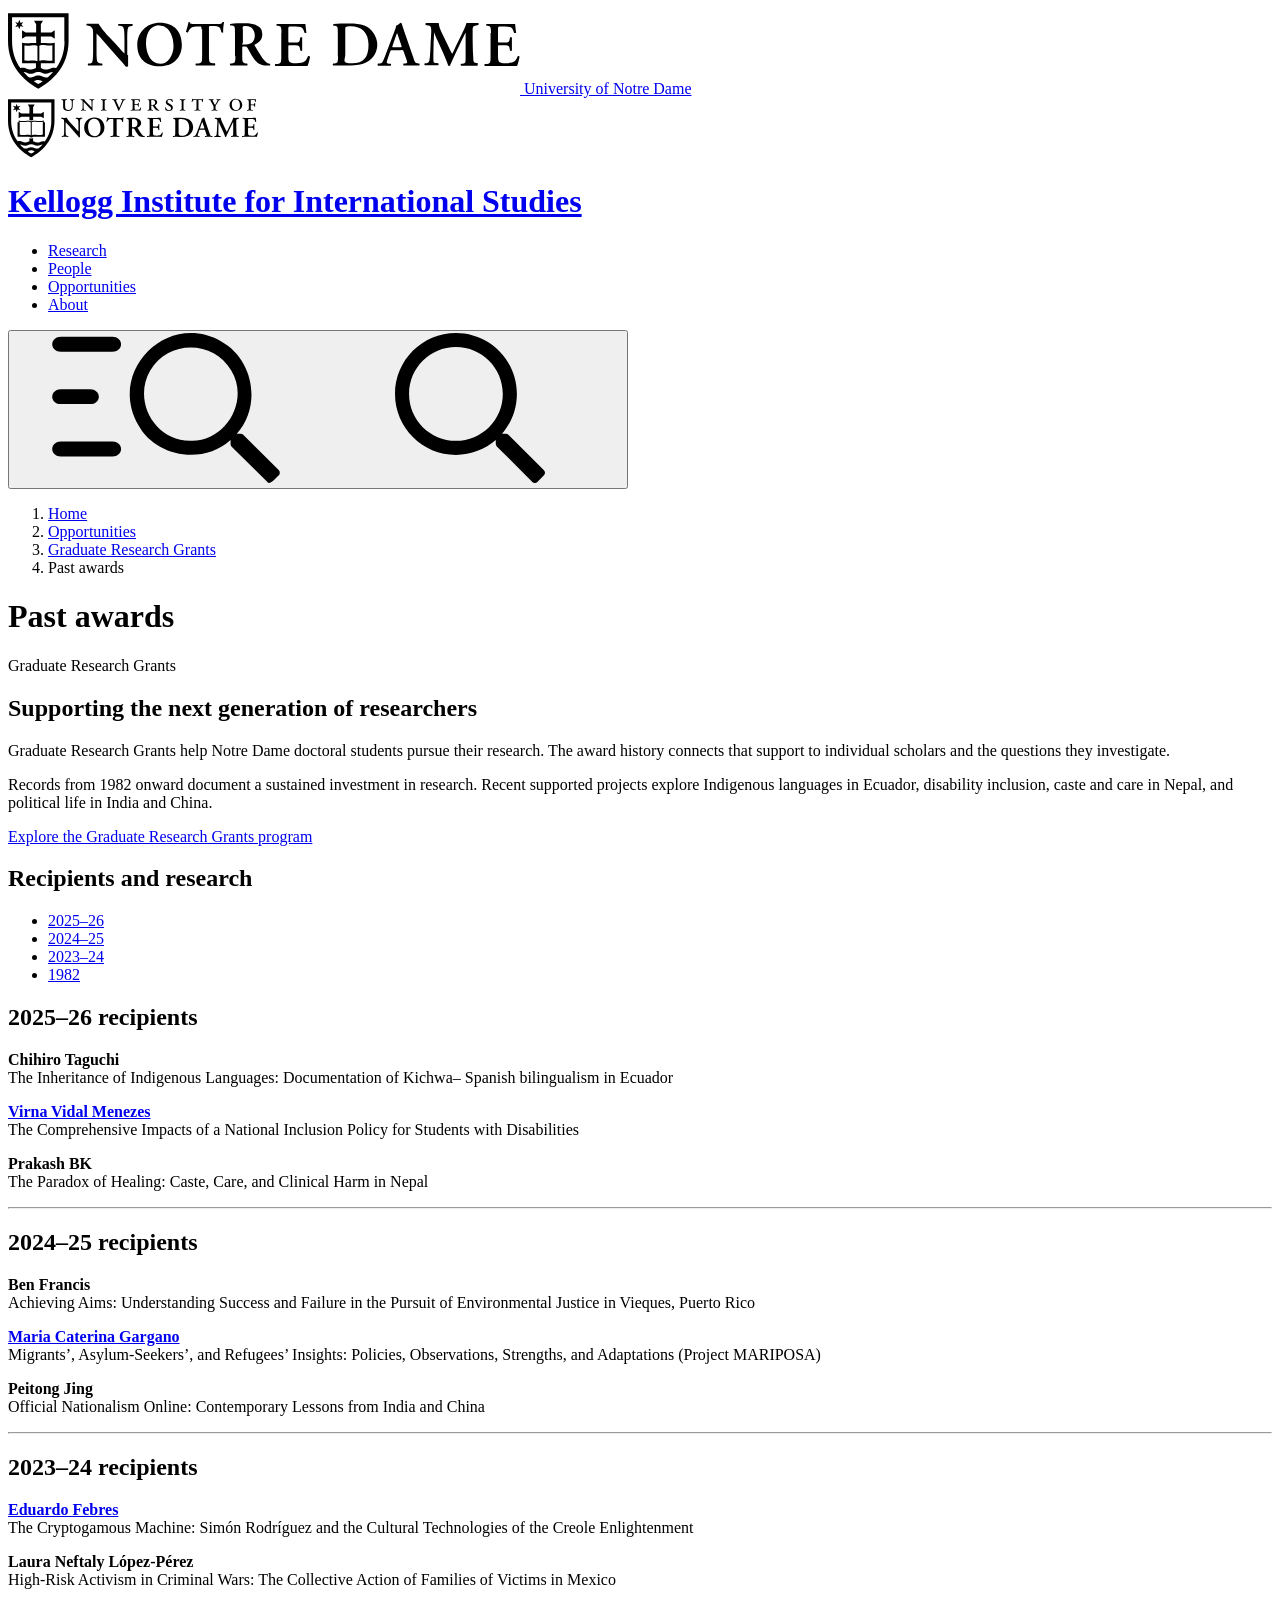
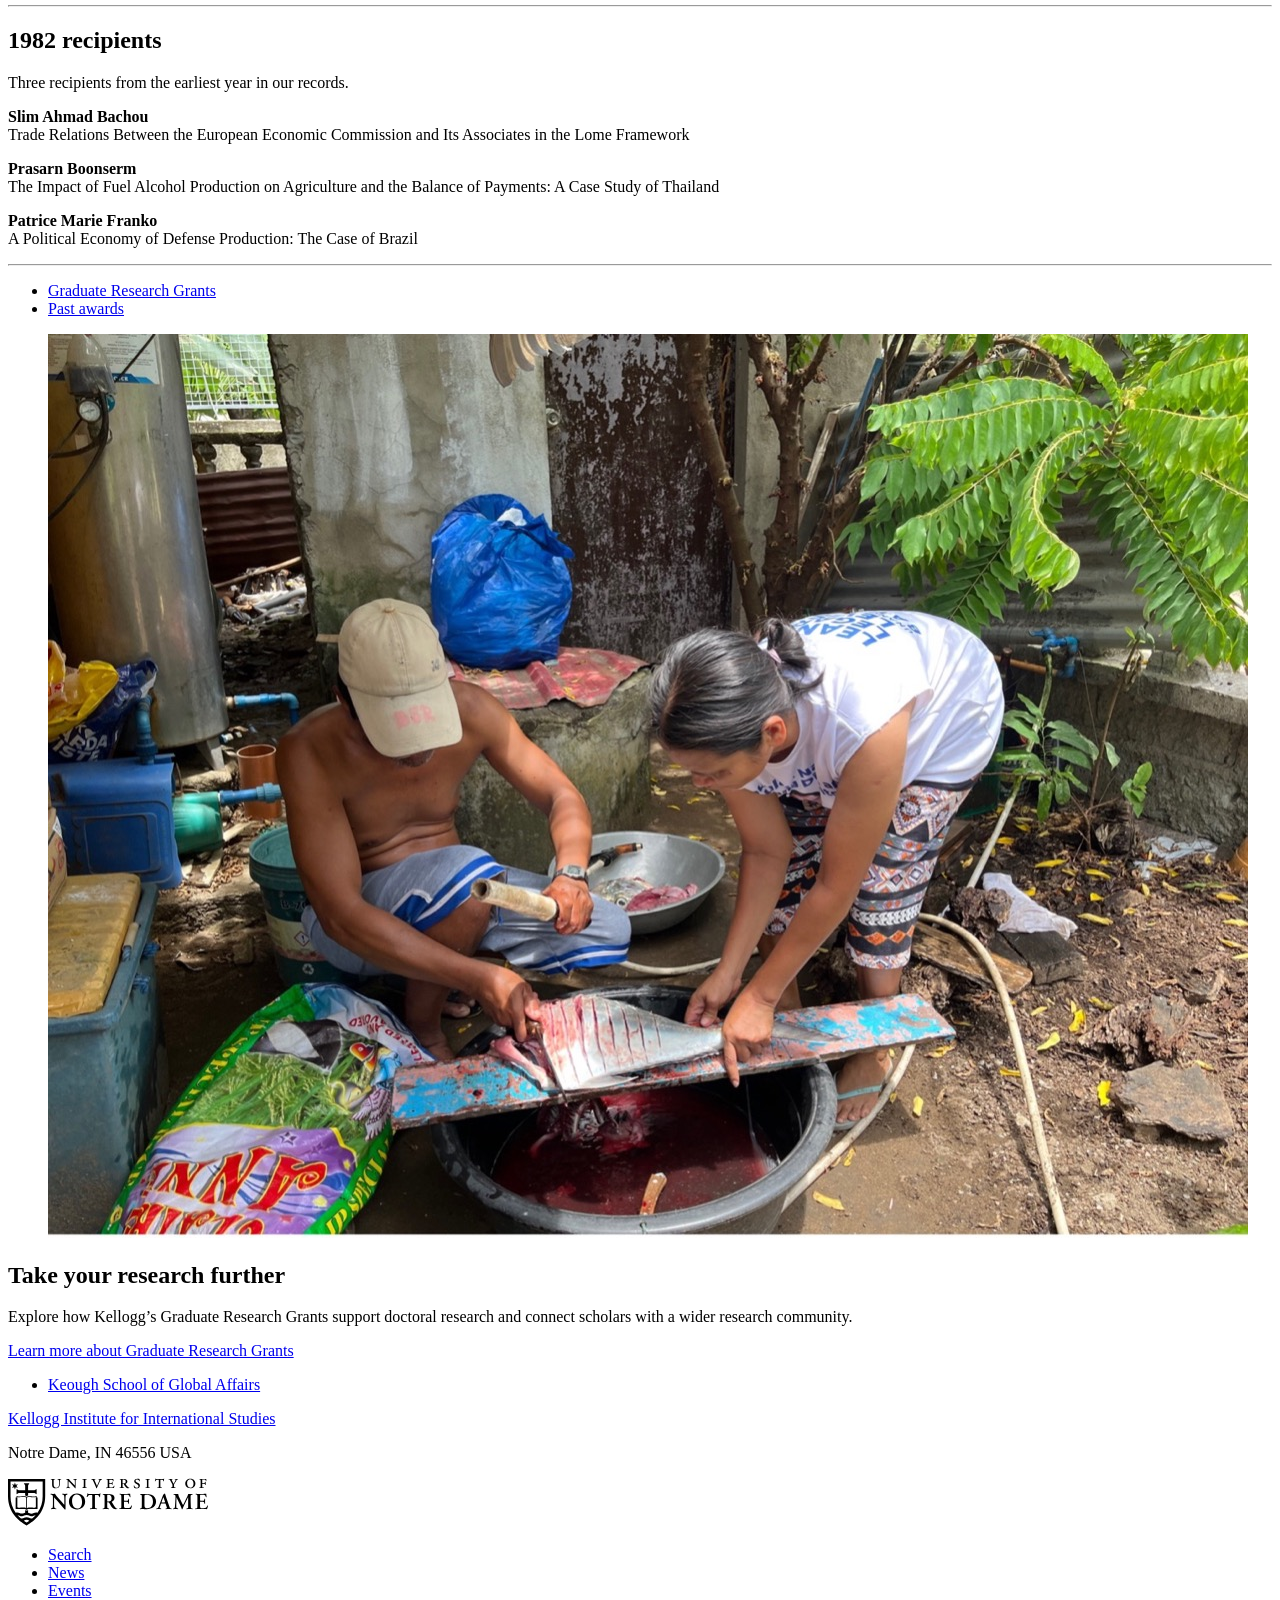
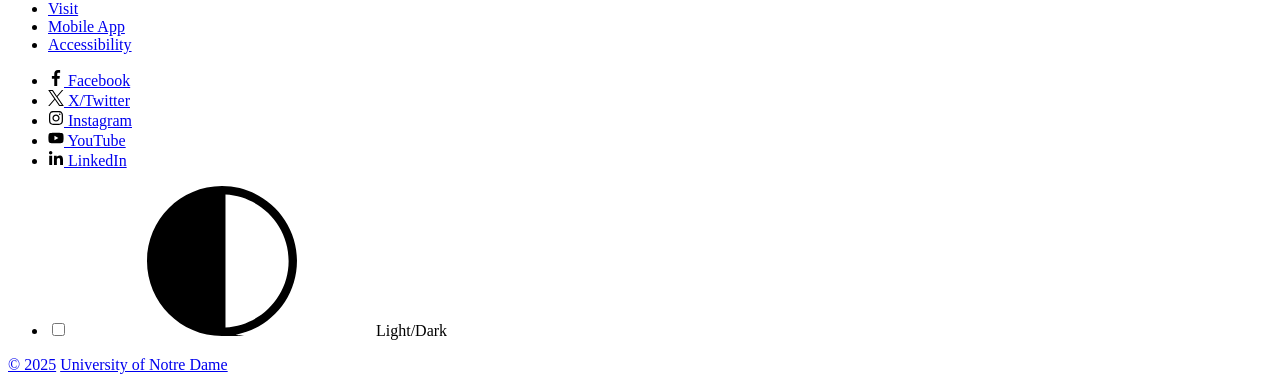
<file: kellogg-grant-history/uconn.html>
<!doctype html>
<html lang="en"><head><meta charset="utf-8"><meta name="viewport" content="width=device-width,initial-scale=1">
<meta name="robots" content="noindex,nofollow"><meta name="description" content="Explore Kellogg graduate research awards, recipients, and projects, with selected records from recent years and 1982.">
<title>Past Awards | Graduate Research Grants | Kellogg Institute</title>
<link rel="stylesheet" href="https://conductor.nd.edu/stylesheets/themes/ndt/4.0/ndt.css">
<link rel="icon" href="https://static.nd.edu/favicon.ico"><link rel="icon" href="https://static.nd.edu/images/monogram/monogram.svg" type="image/svg+xml"><link rel="apple-touch-icon" href="https://static.nd.edu/images/webclips/default/webclip-180.png">
</head><body>
<svg xmlns="http://www.w3.org/2000/svg" xmlns:xlink="http://www.w3.org/1999/xlink" class="nd-sprite" style="display:none" aria-hidden="true" focusable="false">
<!-- Official Notre Dame Web Theme v4 icon sprite: https://static.nd.edu/images/icons/ndt4-v1.svg (icons, academic-mark, mobile-mark, shield) -->
<symbol id="icon-search" viewBox="0 0 512 512">
	<path d="M508.5 468.9L387.1 347.5c-2.3-2.3-5.3-3.5-8.5-3.5h-13.2c31.5-36.5 50.6-84 50.6-136C416 93.1 322.9 0 208 0S0 93.1 0 208s93.1 208 208 208c52 0 99.5-19.1 136-50.6v13.2c0 3.2 1.3 6.2 3.5 8.5l121.4 121.4c4.7 4.7 12.3 4.7 17 0l22.6-22.6c4.7-4.7 4.7-12.3 0-17zM208 368c-88.4 0-160-71.6-160-160S119.6 48 208 48s160 71.6 160 160-71.6 160-160 160z"/>
</symbol>
<symbol id="icon-menu" viewBox="0 0 448 512">
	<path d="M436 124H12c-6.627 0-12-5.373-12-12V80c0-6.627 5.373-12 12-12h424c6.627 0 12 5.373 12 12v32c0 6.627-5.373 12-12 12zm0 160H12c-6.627 0-12-5.373-12-12v-32c0-6.627 5.373-12 12-12h424c6.627 0 12 5.373 12 12v32c0 6.627-5.373 12-12 12zm0 160H12c-6.627 0-12-5.373-12-12v-32c0-6.627 5.373-12 12-12h424c6.627 0 12 5.373 12 12v32c0 6.627-5.373 12-12 12z"/>
</symbol>
<symbol id="icon-search-menu" viewBox="0 0 777 512">
	<path d="M773.8,468.9c4.3,4,3.8,13.5,0,17-8.4,5.5-29.2,37.1-40,22l-121.9-120.8c-4.9-4.3-2.4-16.4-3-22-93,85.1-255.7,59.3-315.4-52C188.1,129.8,392.9-76.8,577.2,28.6c111.4,61.5,138,221.4,52.9,315.4,5.6.6,17.8-1.8,22,3l121.9,121.9h-.2ZM473.4,368c119.3,3.5,201-137.2,137.8-239.6-60.2-105.9-216.8-104.7-276.5,0-61.1,104.4,17,242.2,138.7,239.6h0Z"/>
  <path d="M206.2,370.2H29c-16,0-28.9,11.5-28.9,25.5s12.9,25.5,28.9,25.5h177.2c16,0,28.9-11.5,28.9-25.5s-12.9-25.5-28.9-25.5h0Z"/>
  <path d="M29,64h177.2c16,0,28.9-11.4,28.9-25.5s-12.9-25.5-28.9-25.5H29C13.1,13,.2,24.4.2,38.5s12.9,25.5,28.9,25.5Z"/>
  <path d="M29,242.7h101.3c16,0,28.9-11.4,28.9-25.5s-12.9-25.5-28.9-25.5H29c-16,0-28.9,11.5-28.9,25.5s12.9,25.5,28.9,25.5h0Z"/>
</symbol>
<symbol id="icon-close" viewBox="0 0 332.5 332.5">
	<path d="M191.7,166.2L328.9,29c4.7-4.7,4.7-12.3,0-17l-8.5-8.5c-4.7-4.7-12.3-4.7-17,0l-137.2,137.2L29,3.6c-4.7-4.7-12.3-4.7-17,0L3.5,12.1c-4.7,4.7-4.7,12.3,0,17l137.2,137.1L3.6,303.4c-4.7,4.7-4.7,12.3,0,17l8.5,8.5c4.7,4.7,12.3,4.7,17,0l137.1-137.2,137.2,137.2c4.7,4.7,12.3,4.7,17,0l8.5-8.5c4.7-4.7,4.7-12.3,0-17l-137.2-137.2Z"/>
</symbol>
<symbol id="icon-refresh" viewBox="0 0 512 512">
	<path d="M12 8h27.711c6.739 0 12.157 5.548 11.997 12.286l-2.347 98.568C93.925 51.834 170.212 7.73 256.793 8.001 393.18 8.428 504.213 120.009 504 256.396 503.786 393.181 392.835 504 256 504c-63.926 0-122.202-24.187-166.178-63.908-5.113-4.618-5.354-12.561-.482-17.433l19.738-19.738c4.498-4.498 11.753-4.785 16.501-.552C160.213 433.246 205.895 452 256 452c108.322 0 196-87.662 196-196 0-108.322-87.662-196-196-196-79.545 0-147.941 47.282-178.675 115.302l126.389-3.009c6.737-.16 12.286 5.257 12.286 11.997V212c0 6.627-5.373 12-12 12H12c-6.627 0-12-5.373-12-12V20C0 13.373 5.373 8 12 8z"/>
</symbol>
<symbol id="icon-check" viewBox="0 0 512 512">
	<path d="M435.848 83.466L172.804 346.51l-96.652-96.652c-4.686-4.686-12.284-4.686-16.971 0l-28.284 28.284c-4.686 4.686-4.686 12.284 0 16.971l133.421 133.421c4.686 4.686 12.284 4.686 16.971 0l299.813-299.813c4.686-4.686 4.686-12.284 0-16.971l-28.284-28.284c-4.686-4.686-12.284-4.686-16.97 0z"/>
</symbol>
<symbol id="icon-map-pin" viewBox="0 0 384 512">
	<path d="M172.268 501.67C26.97 291.031 0 269.413 0 192 0 85.961 85.961 0 192 0s192 85.961 192 192c0 77.413-26.97 99.031-172.268 309.67-9.535 13.774-29.93 13.773-39.464 0zM192 272c44.183 0 80-35.817 80-80s-35.817-80-80-80-80 35.817-80 80 35.817 80 80 80z"/>
</symbol>
<symbol id="icon-plus" viewBox="0 0 448 512">
	<path d="M436 228H252V44c0-6.6-5.4-12-12-12h-32c-6.6 0-12 5.4-12 12v184H12c-6.6 0-12 5.4-12 12v32c0 6.6 5.4 12 12 12h184v184c0 6.6 5.4 12 12 12h32c6.6 0 12-5.4 12-12V284h184c6.6 0 12-5.4 12-12v-32c0-6.6-5.4-12-12-12z"/>
</symbol>
<symbol id="icon-minus" viewBox="0 0 448 512">
	<path d="M436 284c6.6 0 12-5.4 12-12v-32c0-6.6-5.4-12-12-12H12c-6.6 0-12 5.4-12 12v32c0 6.6 5.4 12 12 12h424z"/>
</symbol>
<symbol id="icon-user" viewBox="0 0 512 512">
	<path d="M423.309 291.025L402.221 285C431.798 243.89 436 202.294 436 180 436 80.649 355.484 0 256 0 156.649 0 76 80.516 76 180c0 22.299 4.198 63.884 33.779 105l-21.088 6.025C21.28 310.285 0 371.59 0 408.605v25.681C0 477.138 34.862 512 77.714 512h356.571C477.138 512 512 477.138 512 434.286v-25.681c0-36.247-20.725-98.161-88.691-117.58zM256 48c72.902 0 132 59.099 132 132s-59.098 132-132 132-132-59.099-132-132S183.098 48 256 48zm208 386.286c0 16.41-13.304 29.714-29.714 29.714H77.714C61.304 464 48 450.696 48 434.286v-25.681c0-33.167 21.987-62.316 53.878-71.427l46.103-13.172C162.683 335.058 200.427 360 256 360s93.317-24.942 108.019-35.994l46.103 13.172C442.013 346.29 464 375.438 464 408.605v25.681z"/>
</symbol>
<symbol id="icon-calendar" viewBox="0 0 448 512">
	<path d="M148 288h-40c-6.6 0-12-5.4-12-12v-40c0-6.6 5.4-12 12-12h40c6.6 0 12 5.4 12 12v40c0 6.6-5.4 12-12 12zm108-12v-40c0-6.6-5.4-12-12-12h-40c-6.6 0-12 5.4-12 12v40c0 6.6 5.4 12 12 12h40c6.6 0 12-5.4 12-12zm96 0v-40c0-6.6-5.4-12-12-12h-40c-6.6 0-12 5.4-12 12v40c0 6.6 5.4 12 12 12h40c6.6 0 12-5.4 12-12zm-96 96v-40c0-6.6-5.4-12-12-12h-40c-6.6 0-12 5.4-12 12v40c0 6.6 5.4 12 12 12h40c6.6 0 12-5.4 12-12zm-96 0v-40c0-6.6-5.4-12-12-12h-40c-6.6 0-12 5.4-12 12v40c0 6.6 5.4 12 12 12h40c6.6 0 12-5.4 12-12zm192 0v-40c0-6.6-5.4-12-12-12h-40c-6.6 0-12 5.4-12 12v40c0 6.6 5.4 12 12 12h40c6.6 0 12-5.4 12-12zm96-260v352c0 26.5-21.5 48-48 48H48c-26.5 0-48-21.5-48-48V112c0-26.5 21.5-48 48-48h48V12c0-6.6 5.4-12 12-12h40c6.6 0 12 5.4 12 12v52h128V12c0-6.6 5.4-12 12-12h40c6.6 0 12 5.4 12 12v52h48c26.5 0 48 21.5 48 48zm-48 346V160H48v298c0 3.3 2.7 6 6 6h340c3.3 0 6-2.7 6-6z"/>
</symbol>
<symbol id="icon-calendar-add" viewBox="0 0 448 512">
	<path d="M336 292v24c0 6.6-5.4 12-12 12h-76v76c0 6.6-5.4 12-12 12h-24c-6.6 0-12-5.4-12-12v-76h-76c-6.6 0-12-5.4-12-12v-24c0-6.6 5.4-12 12-12h76v-76c0-6.6 5.4-12 12-12h24c6.6 0 12 5.4 12 12v76h76c6.6 0 12 5.4 12 12zm112-180v352c0 26.5-21.5 48-48 48H48c-26.5 0-48-21.5-48-48V112c0-26.5 21.5-48 48-48h48V12c0-6.6 5.4-12 12-12h40c6.6 0 12 5.4 12 12v52h128V12c0-6.6 5.4-12 12-12h40c6.6 0 12 5.4 12 12v52h48c26.5 0 48 21.5 48 48zm-48 346V160H48v298c0 3.3 2.7 6 6 6h340c3.3 0 6-2.7 6-6z"/>
</symbol>
<symbol id="icon-envelope" viewBox="0 0 512 512">
	<path d="M464 64H48C21.49 64 0 85.49 0 112v288c0 26.51 21.49 48 48 48h416c26.51 0 48-21.49 48-48V112c0-26.51-21.49-48-48-48zm0 48v40.805c-22.422 18.259-58.168 46.651-134.587 106.49-16.841 13.247-50.201 45.072-73.413 44.701-23.208.375-56.579-31.459-73.413-44.701C106.18 199.465 70.425 171.067 48 152.805V112h416zM48 400V214.398c22.914 18.251 55.409 43.862 104.938 82.646 21.857 17.205 60.134 55.186 103.062 54.955 42.717.231 80.509-37.199 103.053-54.947 49.528-38.783 82.032-64.401 104.947-82.653V400H48z"/>
</symbol>
<symbol id="icon-download" viewBox="0 0 576 512">
	<path d="M528 288h-92.1l46.1-46.1c30.1-30.1 8.8-81.9-33.9-81.9h-64V48c0-26.5-21.5-48-48-48h-96c-26.5 0-48 21.5-48 48v112h-64c-42.6 0-64.2 51.7-33.9 81.9l46.1 46.1H48c-26.5 0-48 21.5-48 48v128c0 26.5 21.5 48 48 48h480c26.5 0 48-21.5 48-48V336c0-26.5-21.5-48-48-48zm-400-80h112V48h96v160h112L288 368 128 208zm400 256H48V336h140.1l65.9 65.9c18.8 18.8 49.1 18.7 67.9 0l65.9-65.9H528v128zm-88-64c0-13.3 10.7-24 24-24s24 10.7 24 24-10.7 24-24 24-24-10.7-24-24z"/>
</symbol>
<symbol id="icon-home" viewBox="0 0 576 512">
	<path d="M488 312.7V456c0 13.3-10.7 24-24 24H348c-6.6 0-12-5.4-12-12V356c0-6.6-5.4-12-12-12h-72c-6.6 0-12 5.4-12 12v112c0 6.6-5.4 12-12 12H112c-13.3 0-24-10.7-24-24V312.7c0-3.6 1.6-7 4.4-9.3l188-154.8c4.4-3.6 10.8-3.6 15.3 0l188 154.8c2.7 2.3 4.3 5.7 4.3 9.3zm83.6-60.9L488 182.9V44.4c0-6.6-5.4-12-12-12h-56c-6.6 0-12 5.4-12 12V117l-89.5-73.7c-17.7-14.6-43.3-14.6-61 0L4.4 251.8c-5.1 4.2-5.8 11.8-1.6 16.9l25.5 31c4.2 5.1 11.8 5.8 16.9 1.6l235.2-193.7c4.4-3.6 10.8-3.6 15.3 0l235.2 193.7c5.1 4.2 12.7 3.5 16.9-1.6l25.5-31c4.2-5.2 3.4-12.7-1.7-16.9z"/>
</symbol>
<symbol id="icon-clock" viewBox="0 0 512 512">
	<path d="M256 8C119 8 8 119 8 256s111 248 248 248 248-111 248-248S393 8 256 8zm0 448c-110.5 0-200-89.5-200-200S145.5 56 256 56s200 89.5 200 200-89.5 200-200 200zm61.8-104.4l-84.9-61.7c-3.1-2.3-4.9-5.9-4.9-9.7V116c0-6.6 5.4-12 12-12h32c6.6 0 12 5.4 12 12v141.7l66.8 48.6c5.4 3.9 6.5 11.4 2.6 16.8L334.6 349c-3.9 5.3-11.4 6.5-16.8 2.6z"/>
</symbol>
<symbol id="icon-history" viewBox="0 0 512 512">
	<path d="M504 255.532c.252 136.64-111.182 248.372-247.822 248.468-64.014.045-122.373-24.163-166.394-63.942-5.097-4.606-5.3-12.543-.443-17.4l16.96-16.96c4.529-4.529 11.776-4.659 16.555-.395C158.208 436.843 204.848 456 256 456c110.549 0 200-89.468 200-200 0-110.549-89.468-200-200-200-55.52 0-105.708 22.574-141.923 59.043l49.091 48.413c7.641 7.535 2.305 20.544-8.426 20.544H26.412c-6.627 0-12-5.373-12-12V45.443c0-10.651 12.843-16.023 20.426-8.544l45.097 44.474C124.866 36.067 187.15 8 256 8c136.811 0 247.747 110.781 248 247.532zm-167.058 90.173l14.116-19.409c3.898-5.36 2.713-12.865-2.647-16.763L280 259.778V116c0-6.627-5.373-12-12-12h-24c-6.627 0-12 5.373-12 12v168.222l88.179 64.13c5.36 3.897 12.865 2.712 16.763-2.647z"/>
</symbol>
<symbol id="icon-external-link" viewBox="0 0 512 512">
	<path d="M498.6,266v154.9c0,46.1-27.5,77.7-77.7,77.7H91.1c-44.7,0-77.7-30.5-77.7-77.7V91.1c0-49.3,27.4-77.7,77.7-77.7H236c18,0,30.6,12.5,30.6,30.5S254,74.5,236,74.5H91.1c-10.3,0-16.6,6.4-16.6,16.6v329.8c0,10.3,6.4,16.6,16.6,16.6h329.7c10.3,0,16.6-6.4,16.6-16.6V266c0-18,12.6-30.6,30.6-30.6S498.6,248,498.6,266z M350.2,74.7h44.3l-207.1,207c-12.2,12.2-12.2,30.7,0,42.9c13.8,14.2,36.5,6.3,42.8,0l207.1-207.1v44.3c0,18,12.6,30.6,30.6,30.6s30.6-12.6,30.6-30.6V44c0-19.2-10.3-30.5-30.5-30.5H350.2c-18,0-30.6,12.6-30.6,30.6S332.2,74.7,350.2,74.7z"/>
</symbol>
<symbol id="icon-lock" viewBox="0 0 448 512">
	<path d="M400 224h-24v-72C376 68.2 307.8 0 224 0S72 68.2 72 152v72H48c-26.5 0-48 21.5-48 48v192c0 26.5 21.5 48 48 48h352c26.5 0 48-21.5 48-48V272c0-26.5-21.5-48-48-48zM264 392c0 22.1-17.9 40-40 40s-40-17.9-40-40v-48c0-22.1 17.9-40 40-40s40 17.9 40 40v48zm32-168H152v-72c0-39.7 32.3-72 72-72s72 32.3 72 72v72z"/>
</symbol>
<symbol id="icon-play" viewBox="0 0 448 512">
	<path d="M424.4 214.7L72.4 6.6C43.8-10.3 0 6.1 0 47.9V464c0 37.5 40.7 60.1 72.4 41.3l352-208c31.4-18.5 31.5-64.1 0-82.6z"/>
</symbol>
<symbol id="icon-feed" viewBox="0 0 448 512">
	<path d="M128.081 415.959c0 35.369-28.672 64.041-64.041 64.041S0 451.328 0 415.959s28.672-64.041 64.041-64.041 64.04 28.673 64.04 64.041zm175.66 47.25c-8.354-154.6-132.185-278.587-286.95-286.95C7.656 175.765 0 183.105 0 192.253v48.069c0 8.415 6.49 15.472 14.887 16.018 111.832 7.284 201.473 96.702 208.772 208.772.547 8.397 7.604 14.887 16.018 14.887h48.069c9.149.001 16.489-7.655 15.995-16.79zm144.249.288C439.596 229.677 251.465 40.445 16.503 32.01 7.473 31.686 0 38.981 0 48.016v48.068c0 8.625 6.835 15.645 15.453 15.999 191.179 7.839 344.627 161.316 352.465 352.465.353 8.618 7.373 15.453 15.999 15.453h48.068c9.034-.001 16.329-7.474 16.005-16.504z"/>
</symbol>
<symbol id="icon-mode" viewBox="0 0 512 512">
  <path d="M512,256C512,114.6,397.4,0,256,0S0,114.6,0,256s114.6,256,256,256,32.8-1.6,48.5-4.6c21.4,0,14.5,0,.2,0,118.1-22.8,207.2-126.6,207.2-251.3ZM483.4,256c0,121.4-95.6,220.6-215.5,226.8V29.2c119.8,6.3,215.5,105.5,215.5,226.8Z"/>
</symbol>
<symbol id="icon-box-arrow-up" viewBox="0 0 365 512">
  <path d="M314.3,176.9h-61.5c-6.9,0-12.6,5.6-12.6,12.6v17.1c0,6.9,5.6,12.6,12.6,12.6h61.5c4.5,0,8.1,3.7,8.1,8.1v234.3c0,4.5-3.7,8.1-8.1,8.1H50.7c-4.5,0-8.1-3.7-8.1-8.1v-234.3c0-4.5,3.7-8.1,8.1-8.1h62c6.9,0,12.6-5.6,12.6-12.6v-17.1c0-6.9-5.6-12.6-12.6-12.6h-62C22.9,176.9.3,199.5.3,227.3v234.3c0,27.8,22.6,50.4,50.4,50.4h263.6c27.8,0,50.4-22.6,50.4-50.4v-234.3c0-27.8-22.6-50.4-50.4-50.4Z"/>
  <path d="M63.7,133.8l11.5,11.5c2.1,2.1,4.5,3,7.7,3s6.8-1.6,8.2-3l76.6-76.6v232c0,3.7,2.5,6.6,3.5,7.7,1.1,1.1,3.9,3.5,7.7,3.5h15.3c3,0,5.9-1.3,8.2-3.5h0c1.9-2,2.9-4.8,2.9-7.7V68.7l76.6,76.6.3.3.4.2c1.9,1.3,3.9,2.4,7.5,2.4s5.6-.9,7.7-3l11.2-11.2.3-.4c1.3-1.9,2.4-3.9,2.4-7.5s-.9-5.6-3-7.7L194.4,4.7c-1.9-2.4-4.7-3.8-7.9-3.8s-5,.8-7.5,2.4l-.4.3-114.4,114.9c-1.9,1.9-3,4.7-3,7.7s.6,4.6,2,6.9l.4.7Z"/>
</symbol>
<symbol id="icon-arrow-right" viewBox="0 0 448 512">
  <path d="M218.101 38.101L198.302 57.9c-4.686 4.686-4.686 12.284 0 16.971L353.432 230H12c-6.627 0-12 5.373-12 12v28c0 6.627 5.373 12 12 12h341.432l-155.13 155.13c-4.686 4.686-4.686 12.284 0 16.971l19.799 19.799c4.686 4.686 12.284 4.686 16.971 0l209.414-209.414c4.686-4.686 4.686-12.284 0-16.971L235.071 38.101c-4.686-4.687-12.284-4.687-16.97 0z"/>
</symbol>
<symbol id="icon-arrow-down" viewBox="0 0 448 512">
  <path d="M441.9,250.1l-19.8-19.8c-4.7-4.7-12.3-4.7-17,0l-155.1,155.1V44c0-6.6-5.4-12-12-12h-28c-6.6,0-12,5.4-12,12v341.4L42.9,230.3c-4.7-4.7-12.3-4.7-17,0l-19.8,19.8c-4.7,4.7-4.7,12.3,0,17l209.4,209.4c4.7,4.7,12.3,4.7,17,0l209.4-209.4c4.7-4.7,4.7-12.3,0-17Z"/>
</symbol>
<symbol id="icon-arrow-left" viewBox="0 0 448 512">
  <path d="M218.101 38.101L198.302 57.9c-4.686 4.686-4.686 12.284 0 16.971L353.432 230H12c-6.627 0-12 5.373-12 12v28c0 6.627 5.373 12 12 12h341.432l-155.13 155.13c-4.686 4.686-4.686 12.284 0 16.971l19.799 19.799c4.686 4.686 12.284 4.686 16.971 0l209.414-209.414c4.686-4.686 4.686-12.284 0-16.971L235.071 38.101c-4.686-4.687-12.284-4.687-16.97 0z"/>
</symbol>
<symbol id="icon-arrow-up" viewBox="0 0 448 512">
  <path d="M6.101 261.899L25.9 281.698c4.686 4.686 12.284 4.686 16.971 0L198 126.568V468c0 6.627 5.373 12 12 12h28c6.627 0 12-5.373 12-12V126.568l155.13 155.13c4.686 4.686 12.284 4.686 16.971 0l19.799-19.799c4.686-4.686 4.686-12.284 0-16.971L232.485 35.515c-4.686-4.686-12.284-4.686-16.971 0L6.101 244.929c-4.687 4.686-4.687 12.284 0 16.97z"/>
</symbol>
<symbol id="icon-angle-left" viewBox="0 0 192 512">
	<path d="M4.2,247.5L151,99.5c4.7-4.7,12.3-4.7,17,0l19.8,19.8c4.7,4.7,4.7,12.3,0,17l-118.5,119.7,118.5,119.7c4.7,4.7,4.7,12.3,0,17l-19.8,19.8c-4.7,4.7-12.3,4.7-17,0L4.2,264.5c-4.7-4.7-4.7-12.3,0-17Z"/>
</symbol>
<symbol id="icon-angle-right" viewBox="0 0 192 512">
	<path d="M187.8 264.5L41 412.5c-4.7 4.7-12.3 4.7-17 0L4.2 392.7c-4.7-4.7-4.7-12.3 0-17L122.7 256 4.2 136.3c-4.7-4.7-4.7-12.3 0-17L24 99.5c4.7-4.7 12.3-4.7 17 0l146.8 148c4.7 4.7 4.7 12.3 0 17z"/>
</symbol>
<symbol id="icon-bluesky" viewBox="0 0 600 530">
	<path d="m135.72 44.03c66.496 49.921 138.02 151.14 164.28 205.46 26.262-54.316 97.782-155.54 164.28-205.46 47.98-36.021 125.72-63.892 125.72 24.795 0 17.712-10.155 148.79-16.111 170.07-20.703 73.984-96.144 92.854-163.25 81.433 117.3 19.964 147.14 86.092 82.697 152.22-122.39 125.59-175.91-31.511-189.63-71.766-2.514-7.3797-3.6904-10.832-3.7077-7.8964-0.0174-2.9357-1.1937 0.51669-3.7077 7.8964-13.714 40.255-67.233 197.36-189.63 71.766-64.444-66.128-34.605-132.26 82.697-152.22-67.108 11.421-142.55-7.4491-163.25-81.433-5.9562-21.282-16.111-152.36-16.111-170.07 0-88.687 77.742-60.816 125.72-24.795z"/>
</symbol>
<symbol id="icon-linkedin" viewBox="0 0 448 512">
	<path d="M100.3 480H7.4V180.9h92.9V480zM53.8 140.1C24.1 140.1 0 115.5 0 85.8 0 56.1 24.1 32 53.8 32c29.7 0 53.8 24.1 53.8 53.8 0 29.7-24.1 54.3-53.8 54.3zM448 480h-92.7V334.4c0-34.7-.7-79.2-48.3-79.2-48.3 0-55.7 37.7-55.7 76.7V480h-92.8V180.9h89.1v40.8h1.3c12.4-23.5 42.7-48.3 87.9-48.3 94 0 111.3 61.9 111.3 142.3V480z"/>
</symbol>
<symbol id="icon-twitter-x" viewBox="0 0 1200 1227">
  <path d="M714.163 519.284L1160.89 0H1055.03L667.137 450.887L357.328 0H0L468.492 681.821L0 1226.37H105.866L515.491 750.218L842.672 1226.37H1200L714.137 519.284H714.163ZM569.165 687.828L521.697 619.934L144.011 79.6944H306.615L611.412 515.685L658.88 583.579L1055.08 1150.3H892.476L569.165 687.854V687.828Z"/>
</symbol>
<symbol id="icon-facebook" viewBox="0 0 264 512">
	<path d="M76.7 512V283H0v-91h76.7v-71.7C76.7 42.4 124.3 0 193.8 0c33.3 0 61.9 2.5 70.2 3.6V85h-48.2c-37.8 0-45.1 18-45.1 44.3V192H256l-11.7 91h-73.6v229"/>
</symbol>
<symbol id="icon-google" viewBox="0 0 448 512">
	<path d="M488 261.8C488 403.3 391.1 504 248 504 110.8 504 0 393.2 0 256S110.8 8 248 8c66.8 0 123 24.5 166.3 64.9l-67.5 64.9C258.5 52.6 94.3 116.6 94.3 256c0 86.5 69.1 156.6 153.7 156.6 98.2 0 135-70.4 140.8-106.9H248v-85.3h236.1c2.3 12.7 3.9 24.9 3.9 41.4z"/>
</symbol>
<symbol id="icon-vimeo" viewBox="0 0 448 512">
	<path d="M447.8 153.6c-2 43.6-32.4 103.3-91.4 179.1-60.9 79.2-112.4 118.8-154.6 118.8-26.1 0-48.2-24.1-66.3-72.3C100.3 250 85.3 174.3 56.2 174.3c-3.4 0-15.1 7.1-35.2 21.1L0 168.2c51.6-45.3 100.9-95.7 131.8-98.5 34.9-3.4 56.3 20.5 64.4 71.5 28.7 181.5 41.4 208.9 93.6 126.7 18.7-29.6 28.8-52.1 30.2-67.6 4.8-45.9-35.8-42.8-63.3-31 22-72.1 64.1-107.1 126.2-105.1 45.8 1.2 67.5 31.1 64.9 89.4z"/>
</symbol>
<symbol id="icon-youtube" viewBox="0 0 576 512">
	<path d="M549.655 124.083c-6.281-23.65-24.787-42.276-48.284-48.597C458.781 64 288 64 288 64S117.22 64 74.629 75.486c-23.497 6.322-42.003 24.947-48.284 48.597-11.412 42.867-11.412 132.305-11.412 132.305s0 89.438 11.412 132.305c6.281 23.65 24.787 41.5 48.284 47.821C117.22 448 288 448 288 448s170.78 0 213.371-11.486c23.497-6.321 42.003-24.171 48.284-47.821 11.412-42.867 11.412-132.305 11.412-132.305s0-89.438-11.412-132.305zm-317.51 213.508V175.185l142.739 81.205-142.739 81.201z"/>
</symbol>
<symbol id="icon-instagram" viewBox="0 0 448 512">
	<path d="M224.1 141c-63.6 0-114.9 51.3-114.9 114.9s51.3 114.9 114.9 114.9S339 319.5 339 255.9 287.7 141 224.1 141zm0 189.6c-41.1 0-74.7-33.5-74.7-74.7s33.5-74.7 74.7-74.7 74.7 33.5 74.7 74.7-33.6 74.7-74.7 74.7zm146.4-194.3c0 14.9-12 26.8-26.8 26.8-14.9 0-26.8-12-26.8-26.8s12-26.8 26.8-26.8 26.8 12 26.8 26.8zm76.1 27.2c-1.7-35.9-9.9-67.7-36.2-93.9-26.2-26.2-58-34.4-93.9-36.2-37-2.1-147.9-2.1-184.9 0-35.8 1.7-67.6 9.9-93.9 36.1s-34.4 58-36.2 93.9c-2.1 37-2.1 147.9 0 184.9 1.7 35.9 9.9 67.7 36.2 93.9s58 34.4 93.9 36.2c37 2.1 147.9 2.1 184.9 0 35.9-1.7 67.7-9.9 93.9-36.2 26.2-26.2 34.4-58 36.2-93.9 2.1-37 2.1-147.8 0-184.8zM398.8 388c-7.8 19.6-22.9 34.7-42.6 42.6-29.5 11.7-99.5 9-132.1 9s-102.7 2.6-132.1-9c-19.6-7.8-34.7-22.9-42.6-42.6-11.7-29.5-9-99.5-9-132.1s-2.6-102.7 9-132.1c7.8-19.6 22.9-34.7 42.6-42.6 29.5-11.7 99.5-9 132.1-9s102.7-2.6 132.1 9c19.6 7.8 34.7 22.9 42.6 42.6 11.7 29.5 9 99.5 9 132.1s2.7 102.7-9 132.1z"/>
</symbol>
<symbol id="icon-snapchat" viewBox="0 0 32 30">
	<path d="M31.7,23.4c-.4.7-1.7,1.3-4.2,1.7,0,.1-.1.4-.2.7l-.2.7c-.1.4-.4.6-.7.6s-.4,0-.8-.1c-.6-.1-1.2-.2-1.6-.2-.8,0-1.4.1-1.9.3-.4.2-.9.5-1.6,1-.9.6-1.5,1-2,1.2-.8.4-1.7.5-2.5.4-.9.1-1.7,0-2.5-.5-.6-.2-1.2-.6-1.8-1.1h0c-.7-.6-1.3-.9-1.6-1-.5-.2-1.2-.3-1.9-.3s-1,.1-1.7.2c-.4,0-.6,0-.7,0-.4,0-.6-.2-.7-.6l-.2-.7c-.1-.4-.2-.7-.2-.8-2.8-.4-4.2-1-4.2-2s0-.3.1-.4c.1-.1.2-.2.4-.2,1.8-.2,3.4-1.2,4.7-2.8.7-.8,1.2-1.6,1.5-2.5h0c.2-.5.3-.9.2-1.2-.1-.2-.4-.5-.7-.7-.2-.1-.6-.2-1-.4h-.4c-1.2-.6-1.7-1.2-1.6-1.8,0-.4.3-.6.8-.9.5-.2.9-.2,1.2,0,.6.2,1,.4,1.5.4s.4,0,.6-.1v-.7c-.2-1.5-.2-2.6-.2-3.4,0-1.2.2-2.2.5-3,.9-2,2.3-3.4,4.2-4.2,1.1-.5,2.3-.8,3.6-.8h.6c1.7,0,3.2.4,4.6,1.3,1.4.9,2.5,2.2,3.3,3.8.2.7.4,1.7.5,3,0,.8,0,1.9-.1,3.4v.8c0,.1.2.1.5.1.4,0,.9-.1,1.4-.4.4-.2.8-.2,1.3,0,.6.2.9.6.9,1.1s-.6,1.1-1.6,1.5h-.4c-1,.5-1.7.9-1.8,1.2-.1.3,0,.7.2,1.1h0c.3.9.8,1.7,1.5,2.5,1.4,1.6,2.9,2.6,4.7,2.8.2,0,.3.2.4.4.1.2.1.4,0,.6Z"/>
</symbol>
<symbol id="icon-exclamation" viewBox="0 0 576 512">
	<path d="M569.517 440.013C587.975 472.007 564.806 512 527.94 512H48.054c-36.937 0-59.999-40.055-41.577-71.987L246.423 23.985c18.467-32.009 64.72-31.951 83.154 0l239.94 416.028zM288 354c-25.405 0-46 20.595-46 46s20.595 46 46 46 46-20.595 46-46-20.595-46-46-46zm-43.673-165.346l7.418 136c.347 6.364 5.609 11.346 11.982 11.346h48.546c6.373 0 11.635-4.982 11.982-11.346l7.418-136c.375-6.874-5.098-12.654-11.982-12.654h-63.383c-6.884 0-12.356 5.78-11.981 12.654z"/>
</symbol>
<symbol id="icon-success" viewBox="0 0 512 512">
	<path d="M504 256c0 136.967-111.033 248-248 248S8 392.967 8 256 119.033 8 256 8s248 111.033 248 248zM227.314 387.314l184-184c6.248-6.248 6.248-16.379 0-22.627l-22.627-22.627c-6.248-6.249-16.379-6.249-22.628 0L216 308.118l-70.059-70.059c-6.248-6.248-16.379-6.248-22.628 0l-22.627 22.627c-6.248 6.248-6.248 16.379 0 22.627l104 104c6.249 6.249 16.379 6.249 22.628.001z"/>
</symbol>
<symbol id="icon-info" viewBox="0 0 512 512">
	<path d="M256 8C119.043 8 8 119.083 8 256c0 136.997 111.043 248 248 248s248-111.003 248-248C504 119.083 392.957 8 256 8zm0 110c23.196 0 42 18.804 42 42s-18.804 42-42 42-42-18.804-42-42 18.804-42 42-42zm56 254c0 6.627-5.373 12-12 12h-88c-6.627 0-12-5.373-12-12v-24c0-6.627 5.373-12 12-12h12v-64h-12c-6.627 0-12-5.373-12-12v-24c0-6.627 5.373-12 12-12h64c6.627 0 12 5.373 12 12v100h12c6.627 0 12 5.373 12 12v24z"/>
</symbol>
<symbol id="icon-question" viewBox="0 0 512 512">
	<path d="M504 256c0 136.997-111.043 248-248 248S8 392.997 8 256C8 119.083 119.043 8 256 8s248 111.083 248 248zM262.655 90c-54.497 0-89.255 22.957-116.549 63.758-3.536 5.286-2.353 12.415 2.715 16.258l34.699 26.31c5.205 3.947 12.621 3.008 16.665-2.122 17.864-22.658 30.113-35.797 57.303-35.797 20.429 0 45.698 13.148 45.698 32.958 0 14.976-12.363 22.667-32.534 33.976C247.128 238.528 216 254.941 216 296v4c0 6.627 5.373 12 12 12h56c6.627 0 12-5.373 12-12v-1.333c0-28.462 83.186-29.647 83.186-106.667 0-58.002-60.165-102-116.531-102zM256 338c-25.365 0-46 20.635-46 46 0 25.364 20.635 46 46 46s46-20.636 46-46c0-25.365-20.635-46-46-46z"/>
</symbol>
<symbol id="icon-flag" viewBox="0 0 512 512">
  <path d="M349.565 98.783C295.978 98.783 251.721 64 184.348 64c-24.955 0-47.309 4.384-68.045 12.013a55.947 55.947 0 0 0 3.586-23.562C118.117 24.015 94.806 1.206 66.338.048 34.345-1.254 8 24.296 8 56c0 19.026 9.497 35.825 24 45.945V488c0 13.255 10.745 24 24 24h16c13.255 0 24-10.745 24-24v-94.4c28.311-12.064 63.582-22.122 114.435-22.122 53.588 0 97.844 34.783 165.217 34.783 48.169 0 86.667-16.294 122.505-40.858C506.84 359.452 512 349.571 512 339.045v-243.1c0-23.393-24.269-38.87-45.485-29.016-34.338 15.948-76.454 31.854-116.95 31.854z"/>
</symbol>
<symbol id="icon-prohibited" viewBox="0 0 512 512">
  <path d="M504 256c0 136.997-111.043 248-248 248S8 392.997 8 256C8 119.083 119.043 8 256 8s248 111.083 248 248zm-248 50c-25.405 0-46 20.595-46 46s20.595 46 46 46 46-20.595 46-46-20.595-46-46-46zm-43.673-165.346l7.418 136c.347 6.364 5.609 11.346 11.982 11.346h48.546c6.373 0 11.635-4.982 11.982-11.346l7.418-136c.375-6.874-5.098-12.654-11.982-12.654h-63.383c-6.884 0-12.356 5.78-11.981 12.654z"/>
</symbol>
<symbol id="icon-globe" viewBox="0 0 60 60">
  <path d="M29.8,0c5.3,0,10.3,1.4,14.9,4.1s8.2,6.2,10.8,10.8,4.1,9.6,4.1,14.9-1.4,10.3-4.1,14.9-6.2,8.3-10.8,10.9c-4.6,2.6-9.6,4-14.9,4s-10.3-1.3-14.9-4c-4.6-2.6-8.3-6.4-10.9-10.9S0,35.1,0,29.8s1.3-10.3,4-14.9S10.3,6.7,14.9,4.1,24.4,0,29.8,0ZM52.9,18.2c-1.6-3.1-3.6-5.8-6.2-8-2.6-2.3-5.5-4-8.9-5,2.4,3.4,4.1,7.7,5.3,13.1h9.8ZM40.3,29.8c0-2.5-.2-5-.5-7.7h-20.2c-.4,2.6-.5,5.2-.5,7.7s.1,5.2.5,7.7h20.2c.2-2.5.5-5,.5-7.7ZM29.8,3.8c-1.7,0-3.5,1.3-5.2,3.8-1.9,2.6-3.2,6.2-4.2,10.6h18.7c-1-4.3-2.4-7.9-4.2-10.6-1.8-2.5-3.5-3.8-5.2-3.8ZM21.7,5.2c-3.4,1.1-6.4,2.8-9,5s-4.7,4.9-6.1,8h9.8c1.1-5.3,2.9-9.7,5.3-13.1ZM3.8,29.8c0,2.6.4,5.3,1.2,7.7h10.8c-.4-2.5-.5-5-.5-7.6s.1-5.2.5-7.8H5c-.8,2.5-1.2,5-1.2,7.7ZM6.6,41.3c1.4,3.1,3.5,5.9,6.1,8.2s5.6,4,9,4.9c-2.4-3.2-4.2-7.6-5.3-13.1H6.6ZM29.8,55.7c1.7,0,3.4-1.2,5.2-3.8,1.8-2.6,3.2-6.1,4.2-10.6h-18.7c1,4.4,2.3,7.9,4.2,10.6,1.7,2.6,3.5,3.8,5.2,3.8ZM37.9,54.3c3.2-1,6.1-2.6,8.8-4.9,2.6-2.3,4.7-5,6.2-8.2h-9.8c-1.2,5.4-2.9,9.7-5.2,13.1ZM43.7,37.4h10.8c.7-2.4,1.2-5,1.2-7.7s-.5-5.2-1.2-7.7h-10.8c.2,2.6.5,5.2.5,7.7s-.2,5-.5,7.7Z" />
</symbol>
<symbol id="academic-mark" viewBox="0 0 291.5 68.2">
	<g class="shield" fill="var(--mark-shield)">
		<path d="M9,8.91L5.66,8.25l2.22,2.54l-2.22,2.54L9,12.67l1.09,3.19l1.09-3.19l3.31,0.66l-2.23-2.54l2.23-2.54l-3.31,0.66l-1.09-3.2L9,8.91"/>
		<path d="M41.74,27.47v-2.23c-2.54,0.87-5.27,1.07-7.91,0.58c-4.75-0.68-6.72,0.62-6.72,0.62s-2-1.3-6.73-0.62c-2.64,0.49-5.37,0.29-7.91-0.58v2.23h-1.33v16.91h13.8c0.56,0.59,1.36,0.9,2.17,0.85c0.81,0.05,1.6-0.26,2.16-0.85h13.8V27.47H41.74z M26.53,42.68c0,0-1.68-1.14-6.43-0.53s-6.46-0.49-6.46-0.49V26.81c0,0,2,0.79,6.76,0.18s6.13,0.53,6.13,0.53L26.53,42.68zM40.59,41.68c0,0-1.72,1.09-6.47,0.48s-6.42,0.53-6.42,0.53V27.53c0,0,1.38-1.14,6.13-0.53s6.76-0.19,6.76-0.19L40.59,41.68z"/>
		<path d="M27.1,0.63H0v24.64C0,48.76,14.93,61.34,27.1,68.2c12.18-6.86,27.11-19.44,27.11-42.93V0.63H27.1z M27.1,63.88c-1.34-0.76-2.63-1.57-4-2.52c1.2-0.75,2.58-1.17,4-1.21c1.42,0.04,2.8,0.46,4,1.21C29.72,62.36,28.41,63.12,27.1,63.88M36.51,57.11c-0.45,0.48-1.03,0.8-1.67,0.94c-0.33,0.05-0.67,0.08-1,0.09c-2.75,0-3.37-1.65-6.73-1.65s-4,1.65-6.74,1.65c-0.33-0.01-0.67-0.04-1-0.09c-0.64-0.14-1.22-0.46-1.67-0.94c-1.35-1.19-2.61-2.47-3.78-3.84c2.53,0,3.16,1.54,6.44,1.54c2.76,0,3.37-1.66,6.74-1.66s4,1.66,6.73,1.66c3.29,0,3.9-1.53,6.44-1.54C39.11,54.64,37.85,55.93,36.51,57.11 M50.5,25.65c0.12,8.61-2.49,17.04-7.46,24.08l0,0c-0.7-0.23-1.44-0.33-2.18-0.32c-2.82,0-3.66,1.65-7,1.65c-2,0-2.91-0.9-4.58-1.37v-4c0,0-0.5,0.7-2.16,0.7S25,45.63,25,45.63v4c-1.67,0.47-2.54,1.38-4.58,1.38c-3.36,0-4.2-1.66-7-1.66c-0.74-0.01-1.48,0.09-2.19,0.32l0,0C6.24,42.66,3.61,34.25,3.7,25.65V4.33h46.81L50.5,25.65z"/>
		<path d="M29.26,20.9h9.33l3.15,1.82v-7.43l-3.15,1.82h-9.32V9.9l1.83-3.16h-8L25,9.9v7.21h-9.38l-3.15-1.82v7.43l3.15-1.82H25v3.79c0.75,0.09,1.48,0.31,2.16,0.65c0.68-0.34,1.41-0.56,2.16-0.65V20.9H29.26z"/>
	</g>
	<g class="text" fill="var(--mark-text)">
		<path d="M83.86,38.73c0,1,0,5.1,0.09,5.87c-0.27,0.34-0.7,0.52-1.13,0.47c-0.53-0.7-1.5-1.83-3.9-4.57l-7.81-8.91c-2.17-2.43-3.24-3.7-3.8-4.2c-0.1,0-0.1,0.37-0.1,2.14V36c0,2.5,0,5.57,0.6,6.58c0.42,0.52,1.04,0.82,1.7,0.83l0.73,0.09c0.3,0.24,0.27,0.88-0.06,1c-1.24-0.07-2.54-0.1-3.81-0.1s-2.3,0-3.46,0.1c-0.29-0.24-0.34-0.68-0.1-0.97c0.01-0.01,0.02-0.02,0.03-0.03l0.73-0.15c0.64-0.11,1.23-0.24,1.48-0.77c0.42-1,0.42-4,0.42-6.58v-7.88c0-2.6,0-3.13-1.1-4.1c-0.55-0.32-1.14-0.54-1.76-0.67l-0.51-0.1c-0.23-0.19-0.2-0.86,0.14-1c1.26,0.13,3.1,0.1,3.94,0.1c0.69,0,1.49,0,2.29-0.1c0.58,1.44,4.21,5.63,5.37,6.9l3.34,3.6c1.41,1.55,4.5,5.07,4.84,5.28c0.1-0.1,0.1-0.27,0.1-0.81v-6.5c0-2.5,0-5.57-0.64-6.57c-0.4-0.52-1.01-0.83-1.66-0.84l-0.77-0.1c-0.3-0.22-0.27-0.86,0.07-1c1.29,0.06,2.53,0.1,3.83,0.1s2.3,0,3.51-0.1c0.29,0.23,0.34,0.65,0.11,0.94c-0.02,0.02-0.03,0.04-0.05,0.06l-0.77,0.18c-0.63,0.09-1.19,0.23-1.43,0.76c-0.46,1-0.46,3.93-0.46,6.57L83.86,38.73z"/>
		<path d="M100.35,23.19c5.31,0,7.58,5.84,7.58,10.87c0,6.71-3.07,9.55-6.87,9.55c-5.71,0-7.68-6.28-7.68-10.88c0-7.1,3.64-9.54,7-9.54 M100.82,21.86c-6.33-0.27-11.69,4.64-11.96,10.97c-0.01,0.29-0.01,0.57-0.01,0.86c0,6,4.33,11.24,11.88,11.24c6.72,0,11.73-4.89,11.73-11.47c0-6.07-4-11.6-11.67-11.6"/>
		<path d="M122.78,25.19c0-1.4,0-1.46-0.89-1.46h-1c-3.06,0-4,0.37-5.2,3.06c-0.36,0.2-0.82,0.1-1.07-0.23c0.52-1.64,0.95-3.31,1.3-5c0.1-0.09,0.23-0.14,0.37-0.12c0.12-0.01,0.24,0.03,0.33,0.12c0.18,0.84,0.64,0.88,2.91,0.88h11.83c1.63,0,2.13-0.1,2.54-0.88c0.12-0.07,0.25-0.11,0.39-0.12c0.16-0.02,0.33,0.04,0.44,0.16c-0.37,1.74-0.54,3.53-0.5,5.31c-0.27,0.26-0.68,0.31-1,0.1c-0.43-2.61-1.06-3.23-4.63-3.23h-1c-0.88,0-0.91,0.06-0.91,1.46v14.37c0,3.53,0.31,3.63,1.88,3.8l1.19,0.12c0.25,0.29,0.23,0.74-0.06,1c-1.94-0.07-3.44-0.1-4.91-0.1s-3,0-5.17,0.1c-0.28-0.27-0.3-0.7-0.06-1l1.4-0.15c1.56-0.14,1.86-0.24,1.86-3.77L122.78,25.19z"/>
		<path d="M144.61,25.26c0-1.53,0-1.64,1.77-1.64c2.9,0,4.61,2.3,4.61,4.94c0,3.17-1.51,4.77-4.78,4.77c-1.6,0-1.6-0.06-1.6-1.13V25.26z M140.74,39.61c0,3.53-0.29,3.63-1.86,3.83l-0.74,0.09c-0.26,0.26-0.25,0.69,0.01,0.95c0.02,0.02,0.04,0.04,0.06,0.05c1.53-0.07,3-0.1,4.5-0.1s3,0,4.43,0.1c0.29-0.26,0.33-0.7,0.07-1l-0.73-0.09c-1.57-0.2-1.87-0.3-1.87-3.83v-4.27c0-0.71,0-0.74,1-0.74c0.87-0.16,1.74,0.31,2.07,1.13c0.8,1.3,1.74,3.15,2.64,4.54c2,3.11,3.77,4.41,7,4.41c0.74,0.02,1.48-0.05,2.2-0.21c0.11-0.21,0.09-0.48-0.07-0.66c-0.85-0.1-1.65-0.45-2.3-1c-1.56-1.31-3.24-4.13-5.9-8.64c-0.13-0.2-0.19-0.47,0-0.57c1.64-0.67,4-2.2,4-5.27c0.06-2.06-1.09-3.96-2.94-4.86c-1.98-0.88-4.14-1.29-6.31-1.18c-2.73,0-5.57,0.1-7.67,0.3c-0.25,0.26-0.25,0.67,0,0.93l0.86,0.1c1.57,0.17,1.6,0.57,1.6,3.77L140.74,39.61z"/>
		<path d="M165.18,27.2c0-3.54-0.3-3.65-1.87-3.87l-0.53-0.08c-0.22-0.22-0.2-0.83,0.07-1c0.63,0,1.33,0.06,2.07,0.06s1.5,0,2.23,0h6.37c2.14,0,4.08,0,4.51-0.1c0.13,0.57,0.33,3.2,0.53,4.63c-0.14,0.28-0.8,0.34-1.07,0.14c-0.53-1.94-1-2.77-2.1-3c-0.87-0.22-1.77-0.32-2.67-0.29h-2.23c-1.44,0-1.44,0.06-1.44,2v5.64c0,0.87,0,0.9,0.81,0.9h1.59c2.91,0,3.48,0,3.71-1.47l0.23-1.13c0.27-0.24,0.9-0.24,1.07,0c0,0.9-0.09,2.1-0.09,3.34c0,1.24,0.06,2.44,0.09,3.5c-0.32,0.23-0.75,0.23-1.07,0l-0.23-1.33c-0.23-1.4-0.8-1.47-3.71-1.47h-1.59c-0.78,0-0.81,0.07-0.81,0.9v4.24c0,1.7,0.06,2.9,0.57,3.47s1,0.73,3.77,0.73c4.23,0.07,5-0.9,6.13-3.6c0.35-0.23,0.82-0.14,1.07,0.19c-0.27,1.67-0.74,3.3-1.4,4.85c-0.73,0-1.8-0.07-3.2-0.07s-3.07,0-5,0h-3.8c-1.46,0-3.5,0-5,0.1c-0.29-0.26-0.31-0.71-0.06-1l1.22-0.12c1.57-0.17,1.87-0.27,1.87-3.8L165.18,27.2z"/>
		<path d="M198.91,26.56c0-1.57,0-2.27,0.27-2.46c0.84-0.38,1.77-0.54,2.69-0.48c5.58,0,9.42,3.21,9.42,9.81c0,5.64-2.67,9.84-8.6,9.84c-3.55,0-3.78-1.73-3.78-5V26.56z M195,39.61c0,3.53-0.29,3.63-1.87,3.83l-0.73,0.09c-0.23,0.24-0.2,0.84,0.07,1c1.46-0.07,3-0.1,4.23-0.1c0.63,0,1.34,0,2.14,0.1s1.7,0.09,2.7,0.09c2.85,0.12,5.68-0.43,8.28-1.6c3.69-1.77,6.03-5.51,6-9.6c0.16-4.48-2.62-8.53-6.85-10c-2.53-0.86-5.19-1.25-7.86-1.14c-3.27,0-6,0.1-8.34,0.3c-0.25,0.26-0.25,0.67,0,0.93l0.7,0.07c1.57,0.2,1.6,0.6,1.6,3.8L195,39.61z"/>
		<path d="M224.59,34.73c-0.8,0-0.9,0-0.54-1l1.4-3.91c0.61-1.57,0.87-2.4,1-2.63h0.06c0.4,0.84,0.72,1.72,0.94,2.63l1.41,4c0.27,0.79,0.13,0.86-0.8,0.86L224.59,34.73z M228.49,36.23c0.94,0,1,0,1.37,0.9l1.56,4.54c0.44,1.43,0.34,1.63-0.85,1.77l-0.75,0.09c-0.21,0.32-0.16,0.74,0.11,1c1.16,0,2.63-0.1,4.06-0.1c1.74,0,3,0,4.34,0.1c0.25-0.28,0.25-0.72,0-1l-0.5-0.09c-1.7-0.3-1.87-0.54-2.64-2.77l-4.81-14c-0.53-1.5-1-3.07-1.49-4.57c-0.14-0.17-0.35-0.27-0.57-0.26c-0.64,0.71-1.44,1.26-2.33,1.6c-0.01,0.85-0.23,1.69-0.64,2.44l-4.58,11.87c-0.69,1.8-1.22,3.2-1.63,4.06c-0.5,1.11-0.86,1.41-1.83,1.55l-1,0.15c-0.25,0.29-0.25,0.71,0,1c1.16-0.07,2.2-0.1,3.29-0.1c1.37,0,2.48,0,3.54,0.1c0.29-0.26,0.31-0.71,0.06-1l-1-0.15c-1.24-0.18-1.37-0.28-0.7-2.25l1.37-4c0.29-0.9,0.27-0.9,1.13-0.9L228.49,36.23z"/>
		<path d="M268.92,43.53c0.34,0.14,0.3,0.84-0.06,1c-1.44-0.07-2.74-0.1-4.08-0.1c-1.56,0-3,0-4.46,0.1c-0.27-0.14-0.41-0.77-0.07-1l0.9-0.15c1.34-0.21,1.43-0.47,1.43-2.75V27h-0.07c-0.9,1.84-1.36,2.84-2,4.17L257.65,37c-1.14,2.34-2.81,6-3.41,7.61c-0.27,0.13-0.6,0.13-0.87,0c-0.56-1.8-2-5.07-2.76-6.74l-3-6.4C247,30.09,246.1,28,245.71,27h-0.07c-0.07,1.64-0.13,4.24-0.2,5.64c-0.07,2-0.14,5-0.14,7.74c0,2.21,0,2.73,1.47,3l1.1,0.19c0.24,0.21,0.24,0.84,0,1c-1.24-0.07-2.27-0.1-3.5-0.1c-1.07,0-2.27,0-3.57,0.1c-0.3-0.25-0.35-0.69-0.11-1l0.57-0.06c1.6-0.2,1.86-0.7,2.07-2.74s0.34-4.26,0.5-7.73c0.14-2.27,0.33-5,0.33-7.08c0-1.57-0.49-2.26-1.79-2.46l-1.14-0.21c-0.2-0.22-0.17-0.86,0.13-1c1,0.06,1.9,0.1,3.14,0.1s2.33,0,3.57-0.1c0.26,1.94,0.88,3.82,1.83,5.54l3.68,7.7c0.26,0.56,1.13,2.24,1.56,3c0.53-1,1-1.9,1.74-3.46l3.12-6.41c1.12-2.02,2.02-4.16,2.69-6.37c0.91,0.06,2,0.1,2.75,0.1c1.4,0,2.57,0,3.5-0.1c0.29,0.12,0.43,0.45,0.31,0.74c-0.04,0.1-0.12,0.19-0.21,0.26l-1.1,0.18c-1.46,0.19-1.8,0.76-1.8,2.53c0,4.94,0.06,9.88,0.3,14.81c0.11,2.23,0.47,2.47,1.53,2.61L268.92,43.53z"/>
		<path d="M276.06,27.2c0-3.54-0.3-3.65-1.87-3.87l-0.53-0.08c-0.23-0.22-0.2-0.83,0.06-1c0.63,0,1.34,0.06,2.07,0.06s1.5,0,2.24,0h6.37c2.13,0,4.07,0,4.5-0.1c0.14,0.57,0.34,3.2,0.54,4.63c-0.14,0.28-0.8,0.34-1.08,0.14c-0.52-1.94-1-2.77-2.09-3c-0.87-0.22-1.77-0.32-2.67-0.29h-2.24c-1.43,0-1.43,0.06-1.43,2v5.64c0,0.87,0,0.9,0.8,0.9h1.6c2.91,0,3.47,0,3.71-1.47l0.23-1.13c0.31-0.26,0.75-0.26,1.06,0c0,0.9-0.1,2.1-0.1,3.34c0,1.24,0.06,2.44,0.1,3.5c-0.32,0.23-0.74,0.23-1.06,0L286,35.2c-0.24-1.4-0.8-1.47-3.71-1.47h-1.6c-0.77,0-0.8,0.07-0.8,0.9v4.24c0,1.7,0.07,2.9,0.56,3.47s1,0.73,3.78,0.73c4.23,0.07,5-0.9,6.14-3.6c0.35-0.23,0.82-0.14,1.07,0.19c-0.28,1.67-0.75,3.29-1.41,4.85c-0.74,0-1.8-0.07-3.2-0.07s-3.07,0-5,0H278c-1.47,0-3.51,0-5,0.1c-0.28-0.26-0.31-0.7-0.07-1l1.24-0.12c1.57-0.17,1.87-0.27,1.87-3.8L276.06,27.2z"/>
		<path d="M64.3,3.84c0-2.08-0.15-2.14-1.42-2.42l-0.43-0.08c-0.21-0.16-0.18-0.67,0.07-0.76c1,0.05,2,0.09,2.93,0.09s1.9,0,3.08-0.09c0.24,0.09,0.27,0.6,0,0.76L68,1.42c-1.3,0.22-1.42,0.34-1.42,2.42V8.1c0,3,1,5.06,3.93,5.06c2.71,0,3.89-2.05,3.89-5V5.32c0-3-0.17-3.72-1.48-3.9l-0.63-0.08c-0.2-0.2-0.19-0.53,0.01-0.72c0.01-0.01,0.03-0.03,0.05-0.04c1,0.05,1.66,0.09,2.54,0.09s1.54,0,2.5-0.09c0.21,0.18,0.23,0.5,0.06,0.7c-0.02,0.02-0.04,0.04-0.06,0.06l-0.9,0.08c-0.79,0.09-1,0.91-1,3.9v3c0,3.86-1.79,5.88-5.63,5.88c-1.54,0.14-3.07-0.31-4.29-1.26c-0.9-0.9-1.29-2.29-1.29-4.26L64.3,3.84z"/>
		<path d="M97.46,5.32c0-3-0.18-3.78-1.3-3.9l-1-0.08c-0.2-0.2-0.19-0.53,0.01-0.72c0.01-0.01,0.03-0.03,0.05-0.04c1.12,0.05,1.81,0.09,2.7,0.09s1.54,0,2.5-0.09c0.21,0.2,0.21,0.54,0.01,0.75c0,0-0.01,0.01-0.01,0.01l-0.9,0.08c-0.79,0.09-1,0.91-1,3.9v5.07c0,0.6,0,3,0.09,3.51c-0.13,0.22-0.39,0.32-0.64,0.26c-0.33-0.42-0.94-1.05-2.81-3.07l-4.56-4.9c-1.15-1.2-1.93-2-2.32-2.32c-0.12,0-0.12,0.33-0.12,1.26v4c0,3,0.18,3.81,1.29,3.9l1,0.09c0.2,0.19,0.2,0.5,0.02,0.69c-0.02,0.03-0.05,0.05-0.08,0.07c-1.12-0.07-1.82-0.1-2.68-0.1s-1.46,0-2.52,0.1c-0.21-0.19-0.23-0.51-0.04-0.72c0.01-0.01,0.03-0.03,0.04-0.04L86,13c0.78-0.09,1-0.91,1-3.9V3.72c0-1,0-1.42-0.64-1.87c-0.34-0.21-0.72-0.36-1.12-0.43l-0.45-0.08c-0.2-0.19-0.2-0.5-0.02-0.69c0.02-0.03,0.05-0.05,0.08-0.07c1.15,0.09,2,0.09,2.6,0.09c0.43,0,0.86-0.03,1.28-0.09c0.83,1.36,1.84,2.61,3,3.71l2.85,2.93C95.19,7.88,97,9.8,97.28,10c0.18-0.06,0.18-0.49,0.18-1.21V5.32z"/>
		<path d="M110.44,3.84c0-2.08-0.12-2.2-1.41-2.42l-0.58-0.08c-0.21-0.16-0.18-0.67,0.07-0.76c1.17,0.05,2.11,0.09,3.07,0.09s1.91,0,3.08-0.09c0.24,0.09,0.28,0.6,0.06,0.76l-0.57,0.08c-1.3,0.22-1.42,0.34-1.42,2.42v6.76c0,2.09,0.12,2.2,1.42,2.42l0.57,0.09c0.2,0.2,0.19,0.53-0.01,0.72c-0.01,0.01-0.03,0.03-0.05,0.04c-1.14-0.07-2.15-0.1-3.08-0.1s-1.9,0-3.07,0.1c-0.23-0.17-0.28-0.49-0.11-0.71c0.01-0.02,0.03-0.03,0.04-0.05L109,13c1.29-0.22,1.41-0.33,1.41-2.42L110.44,3.84z"/>
		<path d="M124.36,3.9c-0.91-2-1-2.14-1.74-2.33l-1-0.23c-0.21-0.2-0.21-0.54-0.01-0.75c0,0,0.01-0.01,0.01-0.01c0.78,0.05,1.78,0.09,2.71,0.09c1.1,0,2,0,2.94-0.09c0.21,0.15,0.26,0.45,0.1,0.66c-0.03,0.04-0.06,0.07-0.1,0.1l-0.64,0.08c-0.78,0.12-0.78,0.52-0.12,2L128,6.76c0.76,1.73,1.27,2.85,1.72,3.84c0.61-1.27,1.12-2.53,1.69-3.8s1.49-3.48,1.79-4.36c0.21-0.63,0.17-0.84-0.73-1L132,1.34c-0.2-0.17-0.22-0.46-0.05-0.66c0.03-0.04,0.07-0.07,0.11-0.1c0.88,0.05,1.66,0.09,2.47,0.09c0.72,0.01,1.44-0.02,2.15-0.09c0.24,0.12,0.34,0.42,0.22,0.66c-0.02,0.04-0.04,0.07-0.07,0.1l-0.85,0.17c-0.9,0.19-1.08,0.46-2.05,2.51L131.65,9c-0.91,1.93-1.79,4.13-2.15,5.13c-0.11,0.08-0.24,0.12-0.37,0.11c-0.13,0-0.25-0.04-0.35-0.11c-0.28-0.79-0.61-1.76-1-2.6L124.36,3.9z"/>
		<path d="M145.3,3.84c0-2.08-0.12-2.18-1.27-2.42l-0.42-0.08c-0.22-0.13-0.17-0.64,0.06-0.76c0.45,0,0.91,0.05,1.36,0.05s1,0,1.45,0h4.29c1.33,0,2.53,0,2.81-0.09c0,0.36,0.18,1.78,0.33,3.08c-0.19,0.23-0.54,0.27-0.77,0.07c-0.01,0-0.01-0.01-0.02-0.01c-0.09-0.51-0.28-1.01-0.54-1.46c-0.48-0.72-1.84-0.72-2.56-0.72h-1.34c-1.06,0-1.09,0-1.09,1v3.36c0,0.55,0,0.61,0.57,0.61h1.43c1.6,0,1.74-0.25,2-1.15l0.16-0.57c0.17-0.21,0.48-0.23,0.69-0.06c0.02,0.02,0.04,0.04,0.06,0.06c-0.06,0.88-0.06,1.42-0.06,2.12s0,1.3,0.06,2.17c-0.17,0.22-0.49,0.27-0.71,0.1c-0.01-0.01-0.02-0.02-0.04-0.03l-0.16-0.58c-0.25-0.9-0.39-1.14-2-1.14h-1.43c-0.57,0-0.57,0.09-0.57,0.69v2.22c-0.08,0.74,0.04,1.49,0.34,2.17c0.27,0.31,0.82,0.43,2.53,0.43c1.94,0,3.06-0.1,3.93-2.51c0.21-0.19,0.53-0.17,0.72,0.04c0.02,0.03,0.04,0.05,0.06,0.08c-0.12,1.16-0.42,2.29-0.9,3.36c-0.93,0-1.81-0.07-2.65-0.07s-1.67,0-2.48,0h-2.66c-1,0-1.9,0-3.36,0.1c-0.24-0.1-0.26-0.61-0.05-0.76l0.82-0.09c1.29-0.15,1.41-0.33,1.41-2.42L145.3,3.84z"/>
		<path d="M167,2.29c0-0.78,0.22-0.84,1.33-0.84c1.56-0.18,2.98,0.94,3.16,2.5c0.01,0.11,0.02,0.23,0.02,0.34c0,2.08-1,2.88-3,2.88c-1.48,0-1.52,0-1.52-0.76L167,2.29z M164.71,10.6c0,2.09-0.11,2.14-1.42,2.42l-0.45,0.09c-0.2,0.14-0.26,0.41-0.12,0.61c0.04,0.06,0.1,0.12,0.17,0.15c1.07-0.07,2-0.1,3-0.1s1.94,0,3.21,0.1c0.22-0.17,0.27-0.49,0.1-0.71c-0.01-0.02-0.03-0.03-0.04-0.05l-0.7-0.09c-1.3-0.19-1.42-0.33-1.42-2.42V8.46c0-0.43,0.07-0.48,0.85-0.48c0.46-0.05,0.91,0.13,1.21,0.48c0.63,1,1.45,2.29,2.2,3.26c1.33,1.69,2.42,2.26,4.23,2.26c0.43,0.02,0.86-0.03,1.27-0.15c0.13-0.13,0.13-0.35,0-0.48c-0.59-0.03-1.15-0.25-1.6-0.63c-1.55-1.38-2.85-3.02-3.84-4.84c-0.1-0.13-0.1-0.31,0-0.44c1.5-0.38,2.58-1.69,2.64-3.24c0-3.2-3-3.62-5.84-3.62c-1.66,0-3.35,0.05-5,0.18c-0.3,0.09-0.25,0.72,0,0.75l0.85,0.13c0.69,0.09,0.72,0.6,0.72,2.56L164.71,10.6z"/>
		<path d="M186.68,7.61C185.23,6.85,184,5.68,184,4c0-2.2,1.7-3.75,4.75-3.75c0.95,0.06,1.89,0.22,2.81,0.46c0.35,0.96,0.49,1.98,0.43,3c-0.19,0.23-0.54,0.27-0.77,0.07c-0.01,0-0.01-0.01-0.02-0.01c-0.19-1.42-1.37-2.51-2.8-2.59c-1.79,0-2.46,1-2.46,2s0.82,1.76,2,2.39l1.87,1c1.48,0.71,2.42,2.21,2.44,3.85c0,2.35-1.93,3.82-4.92,3.82c-1.23,0.04-2.44-0.29-3.48-0.93c-0.46-0.97-0.67-2.04-0.62-3.11c0.12-0.23,0.39-0.31,0.62-0.2c0.06,0.03,0.12,0.08,0.16,0.14c0.23,1.09,1.56,3.24,3.6,3.24c1.54,0,2.53-0.8,2.53-2.19c0-1-0.39-2-2.11-2.83L186.68,7.61z"/>
		<path d="M202.48,3.84c0-2.08-0.13-2.2-1.43-2.42l-0.56-0.08c-0.22-0.16-0.18-0.67,0-0.76c1.19,0.05,2.12,0.09,3.08,0.09s1.9,0,3.09-0.09c0.24,0.09,0.27,0.6,0,0.76l-0.57,0.08c-1.3,0.22-1.42,0.34-1.42,2.42v6.76c0,2.09,0.12,2.2,1.42,2.42l0.57,0.09c0.21,0.18,0.23,0.5,0.06,0.7c-0.02,0.02-0.04,0.04-0.06,0.06c-1.15-0.07-2.15-0.1-3.09-0.1s-1.89,0-3.08,0.1c-0.21-0.19-0.23-0.51-0.04-0.72c0.01-0.01,0.03-0.03,0.04-0.04l0.56-0.09c1.3-0.22,1.43-0.33,1.43-2.42V3.84z"/>
		<path d="M219.81,2.33c0-0.79,0-0.79-0.63-0.79h-1c-1.83,0-2.62,0.19-3.35,2.26c-0.22,0.17-0.54,0.13-0.72-0.09c-0.01-0.02-0.02-0.03-0.03-0.05c0.33-1.3,0.67-2.81,0.82-3.57c0.16-0.12,0.38-0.12,0.54,0c0,0.61,0.46,0.58,1.66,0.58h8.4c1.12,0,1.33,0,1.57-0.58c0.18-0.11,0.42-0.07,0.55,0.09c-0.27,1.16-0.37,2.35-0.31,3.54c-0.17,0.21-0.47,0.24-0.67,0.08c-0.03-0.02-0.05-0.05-0.08-0.08c-0.21-2-1-2.21-2.81-2.21h-1c-0.58,0-0.67,0-0.67,0.79v8.3c0,2.09,0.13,2.27,1.43,2.42l0.81,0.09c0.2,0.2,0.19,0.53-0.01,0.72c-0.01,0.01-0.03,0.03-0.05,0.04c-1.25-0.07-2.38-0.1-3.32-0.1s-2.06,0-3.32,0.1c-0.22-0.16-0.27-0.47-0.11-0.7c0.02-0.02,0.03-0.04,0.05-0.06l0.81-0.09c1.3-0.15,1.42-0.33,1.42-2.42L219.81,2.33z"/>
		<path d="M239.71,9.76c0.01-0.93-0.29-1.83-0.84-2.58l-2.21-4.07c-0.63-1.21-0.93-1.47-1.72-1.63l-0.78-0.14c-0.19-0.21-0.18-0.53,0.03-0.72c0.02-0.01,0.03-0.03,0.05-0.04c1,0.05,1.69,0.09,2.78,0.09c0.91,0,1.6,0,2.58-0.09c0.21,0.14,0.26,0.43,0.12,0.64c-0.03,0.05-0.07,0.09-0.12,0.12l-0.42,0.08c-0.67,0.15-0.76,0.34-0.27,1.27l1.12,2.14c0.45,0.91,0.9,1.73,1.35,2.51c0.48-0.82,0.94-1.54,1.45-2.51l1.21-2.2c0.46-0.84,0.51-1.12-0.21-1.21l-0.63-0.08c-0.2-0.14-0.25-0.41-0.11-0.61c0.04-0.06,0.1-0.11,0.17-0.15c0.91,0.05,1.6,0.09,2.29,0.09s1.3,0,2.14-0.09c0.23,0.15,0.29,0.45,0.14,0.68c-0.02,0.03-0.04,0.06-0.07,0.08l-0.72,0.14c-0.94,0.18-1.1,0.37-2,1.88l-1.87,3C242.07,8.1,242,8.4,242,9.28v1.62c0,1.79,0.12,2,1.42,2.12l0.76,0.09c0.19,0.21,0.17,0.54-0.04,0.73c-0.01,0.01-0.02,0.02-0.03,0.03c-1.32-0.07-2.33-0.1-3.26-0.1s-1.91,0-3.26,0.1c-0.23-0.17-0.28-0.49-0.11-0.71c0.01-0.02,0.03-0.03,0.04-0.05l0.77-0.09c1.3-0.15,1.41-0.33,1.41-2.12L239.71,9.76z"/>
		<path d="M265.57,1c3.32,0,4.86,3.26,4.86,6.49c0,4.13-2.21,5.71-4.5,5.71c-3.51,0-4.92-3.35-4.92-6.47C261,2.5,263.39,1,265.57,1M265.78,0.12c-4.38,0-7.45,3.08-7.45,7.1c0,3.81,2.77,6.85,7.45,6.85c4.26,0,7.35-3,7.35-7c0-3.68-2.49-6.91-7.35-6.91"/>
		<path d="M280.76,3.83c0-2.08-0.15-2.14-1.27-2.41l-0.36-0.09c-0.21-0.16-0.18-0.67,0.06-0.76c0.41,0,0.84,0.06,1.3,0.06s0.94,0,1.42,0h4.19c1.34,0,2.48,0,2.91-0.09c0,0.36,0.05,1.78,0.15,3.09c-0.15,0.22-0.44,0.28-0.67,0.13c-0.05-0.04-0.1-0.08-0.13-0.13c-0.09-0.51-0.27-1-0.53-1.45c-0.52-0.75-1.85-0.71-2.57-0.71h-1.18c-0.93,0-1,0-1,1v3.5c0,0.56,0,0.61,0.57,0.61h1.63c1.6,0,1.76-0.25,2-1.14l0.16-0.58c0.19-0.19,0.5-0.19,0.69,0c0.02,0.02,0.03,0.04,0.05,0.06c0,0.88,0,1.41,0,2.11s0,1.31,0,2.18c-0.16,0.22-0.47,0.27-0.68,0.11c-0.02-0.01-0.04-0.03-0.06-0.05l-0.16-0.57c-0.23-0.91-0.39-1.15-2-1.15h-1.63c-0.57,0-0.57,0.09-0.57,0.69v2.36c0,2.09,0.12,2.29,1.42,2.41l0.93,0.1c0.2,0.2,0.19,0.53-0.01,0.72c-0.01,0.01-0.03,0.03-0.05,0.04c-1.52-0.07-2.51-0.1-3.44-0.1s-1.9,0-3.08,0.1c-0.23-0.17-0.28-0.49-0.11-0.71c0.01-0.02,0.03-0.03,0.04-0.05l0.58-0.1c1.29-0.21,1.42-0.32,1.42-2.41L280.76,3.83z"/>
		<path d="M11.16,49.72L11.16,49.72L11.16,49.72"/>
	</g>
</symbol>
<symbol id="shield" viewBox="0 0 411 512" fill="var(--mark-shield)">
	<path d="M69.7,88.6c1,3,6.7,19.7,6.7,19.7,0,0,5.7-16.7,6.7-19.7,3.2.6,20.4,4,20.4,4,0,0-11.6-13.3-13.7-15.7,2.1-2.4,13.7-15.7,13.7-15.7,0,0-17.3,3.4-20.4,4-1-3-6.7-19.7-6.7-19.7,0,0-5.7,16.7-6.7,19.7-3.2-.6-20.4-4-20.4-4,0,0,11.6,13.3,13.7,15.7-2.1,2.4-13.7,15.7-13.7,15.7,0,0,17.3-3.4,20.4-4"/>
  <path d="M213.3,323.9v-104c5.4-2.3,18.1-5.5,43.1-2.3,22.5,2.9,36.9,1.6,44.6.2v102.5c-7.2,2-20.5,3.9-42.3,1.1-25.7-3.3-39.6.2-45.3,2.4M382.9,189.6c0,75.5-23.2,135.4-56.5,182.5,0,0-6.5-2.4-16.5-2.4-21.3,0-27.7,12.5-53.2,12.5s-22-6.8-34.7-10.4v-33.5h94.5v-139.7s-22.1,9.7-60,4.4c-15.1-2.2-26.4-1.7-34.6-.4v-44.9h70.7l23.8,13.8v-56.3l-23.8,13.8h-70.7v-54.7l13.9-24h-60.5l13.9,24v54.7h-70.7l-23.9-13.8v56.3l23.9-13.8h70.7v44.9c-8.1-1.3-19.5-1.7-34.5.4-37.9,5.4-60-4.4-60-4.4v139.7h94.6v33.5c-12.7,3.6-19.2,10.4-34.7,10.4-25.5,0-31.8-12.5-53.2-12.5s-16.7,2.4-16.7,2.4c-33.3-47.1-56.5-106.9-56.5-182.5V28h354.8v161.5s0,0,0,0ZM197.7,323.7c-5.9-2.3-19.7-5.7-45.2-2.4-21.7,2.8-35.1.9-42.2-1.1v-102.4c7.6,1.4,22,2.6,44.4-.3,24.9-3.2,37.5,0,43,2.2v104ZM276.8,428c-5.3,4.6-7.7,6-12.6,7.1-2.5.5-7.6.7-7.6.7-20.9,0-25.5-12.5-51-12.5s-30.2,12.5-51,12.5c0,0-5.1-.2-7.5-.7-4.9-1.1-7.3-2.5-12.7-7.1-10.3-9-19.2-18.3-28.6-29.1,19.2,0,24,11.6,48.8,11.6s25.5-12.6,51-12.6,30.1,12.6,51,12.6,29.6-11.6,48.8-11.6c-9.4,10.8-18.3,20.2-28.6,29.1M205.5,479.3c-10.2-5.8-20-11.9-30.5-19.2,8.2-3.6,15.4-9.1,30.5-9.1s22.3,5.5,30.5,9.1c-10.5,7.2-20.4,13.3-30.5,19.2M.2,0v186.7c0,178,113.1,273.3,205.3,325.3,92.2-52,205.3-147.3,205.3-325.3V0H.2Z"/>
</symbol>
<symbol id="mobile-mark" viewBox="0 0 240 35.4">
  <g class="shield" fill="var(--mark-shield)">
    <path d="M4.8,6.1c0,.2.5,1.4.5,1.4,0,0,.4-1.2.5-1.4.2,0,1.4.3,1.4.3,0,0-.8-.9-.9-1.1.1-.2.9-1.1.9-1.1,0,0-1.2.2-1.4.3,0-.2-.5-1.4-.5-1.4,0,0-.4,1.2-.5,1.4-.2,0-1.4-.3-1.4-.3,0,0,.8.9.9,1.1-.1.2-.9,1.1-.9,1.1,0,0,1.2-.2,1.4-.3" />
    <path d="M0,0v12.9c0,12.3,7.8,18.9,14.2,22.5,6.4-3.6,14.2-10.2,14.2-22.5V0S0,0,0,0ZM14.2,33.2c-.7-.4-1.4-.8-2.1-1.3.6-.3,1.1-.6,2.1-.6s1.5.4,2.1.6c-.7.5-1.4.9-2.1,1.3M19.1,29.6c-.4.3-.5.4-.9.5-.2,0-.5,0-.5,0-1.4,0-1.8-.9-3.5-.9s-2.1.9-3.5.9c0,0-.4,0-.5,0-.3,0-.5-.2-.9-.5-.7-.6-1.3-1.3-2-2,1.3,0,1.7.8,3.4.8s1.8-.9,3.5-.9,2.1.9,3.5.9,2-.8,3.4-.8c-.6.8-1.3,1.4-2,2M13.7,22.4c-.4-.2-1.4-.4-3.1-.2-1.5.2-2.4,0-2.9,0v-7.1c.5,0,1.5.2,3.1,0,1.7-.2,2.6,0,3,.2v7.2ZM26.5,13.1c0,5.2-1.6,9.4-3.9,12.6,0,0-.4-.2-1.1-.2-1.5,0-1.9.9-3.7.9s-1.5-.5-2.4-.7v-2.3h6.5v-8.5s0-1.2,0-1.2c0,0-1.5.7-4.1.3-1-.1-1.8-.1-2.4,0v-3.1h4.9l1.6,1v-3.9l-1.6,1h-4.9v-3.8l1-1.7h-4.2l1,1.7v3.8h-4.9l-1.7-1v3.9l1.7-1h4.9v3.1c-.6,0-1.3-.1-2.4,0-2.6.4-4.2-.3-4.2-.3v9.7s6.5,0,6.5,0v2.3c-.9.2-1.3.7-2.4.7-1.8,0-2.2-.9-3.7-.9s-1.2.2-1.2.2c-2.3-3.3-3.9-7.4-3.9-12.6V1.9s24.5,0,24.5,0v11.2ZM14.7,22.4v-7.2c.4-.2,1.3-.4,3-.2,1.6.2,2.6.1,3.1,0v7.1c-.5.1-1.4.3-2.9,0-1.8-.2-2.7,0-3.1.2" />
  </g>
  <g class="text" fill="var(--mark-text)">
    <path d="M56.3,19.5c0,.9,0,4.5,0,5.2-.2.3-.6.4-1,.4-.5-.6-1.3-1.6-3.5-4l-6.9-7.9c-1.9-2.2-2.9-3.3-3.4-3.7,0,0,0,.3,0,1.9v5.7c0,2.2,0,4.9.5,5.8.3.4.8.6,1.5.7h.6c.3.3.2.9,0,.9-1.1,0-2.2,0-3.4,0s-2,0-3.1,0c-.2-.1-.3-.7,0-.9h.6c.6-.2,1.1-.3,1.3-.8.4-.9.4-3.5.4-5.8v-7c0-2.3,0-2.8-1-3.6-.3-.3-1.1-.5-1.6-.6h-.4c-.2-.3-.2-.8.1-.9,1.1.1,2.7,0,3.5,0s1.3,0,2,0c.5,1.3,3.7,5,4.8,6.1l3,3.2c1.2,1.4,4,4.5,4.3,4.7,0,0,0-.2,0-.7v-5.8c0-2.2,0-4.9-.6-5.8-.3-.4-.7-.6-1.5-.7h-.7c-.3-.3-.2-.8,0-.9,1.1,0,2.2,0,3.4,0s2,0,3.1,0c.2.1.3.7,0,.9l-.7.2c-.6,0-1.1.2-1.3.7-.4.9-.4,3.5-.4,5.8v7.1Z" />
    <path d="M70.9,5.7c4.7,0,6.7,5.2,6.7,9.6s-2.7,8.4-6.1,8.4c-5,0-6.8-5.6-6.8-9.6,0-6.3,3.2-8.5,6.2-8.5M71.2,4.5c-6.2,0-10.6,4.5-10.6,10.5s3.8,9.9,10.5,9.9,10.4-4.3,10.4-10.2-3.5-10.3-10.3-10.3" />
    <path d="M90.7,7.5c0-1.2,0-1.3-.8-1.3h-.9c-2.7,0-3.5.3-4.6,2.7-.2.2-.8,0-1-.2.5-1.6,1-3.4,1.2-4.5,0,0,.2-.1.3-.1s.2,0,.3.1c.1.7.6.8,2.6.8h10.5c1.4,0,1.9,0,2.2-.8.1,0,.2-.1.4-.1.2,0,.3,0,.4.1-.3,1.2-.5,3.8-.4,4.7-.1.2-.6.3-.9,0-.4-2.3-.9-2.9-4.1-2.9h-.9c-.8,0-.8,0-.8,1.3v12.8c0,3.1.3,3.2,1.7,3.4h1.1c.2.3.2.8,0,1-1.7,0-3,0-4.3,0s-2.7,0-4.6,0c-.2-.1-.3-.7,0-.9h1.2c1.4-.3,1.7-.3,1.7-3.5V7.5Z" />
    <path d="M110,7.5c0-1.4,0-1.5,1.6-1.5,2.6,0,4.1,2,4.1,4.4s-1.3,4.2-4.2,4.2-1.4,0-1.4-1v-6.1ZM106.6,20.2c0,3.1-.3,3.2-1.7,3.4h-.7c-.3.3-.2.8,0,.9,1.4,0,2.7,0,4,0s2.6,0,3.9,0c.2-.1.3-.7,0-.9h-.6c-1.4-.3-1.7-.3-1.7-3.5v-3.8c0-.6,0-.7.9-.7s1.3.1,1.8,1c.7,1.2,1.5,2.8,2.3,4,1.8,2.7,3.3,3.9,6.2,3.9s1.6,0,1.9-.2c0-.1,0-.5,0-.6-.3,0-1.2-.2-2-.9-1.4-1.2-2.9-3.7-5.2-7.6-.1-.2-.2-.4,0-.5,1.4-.6,3.5-1.9,3.5-4.7s-1.1-3.5-2.6-4.3c-1.3-.7-3.3-1-5.6-1s-4.9,0-6.8.3c-.2.1-.2.6,0,.8h.8c1.4.2,1.4.6,1.4,3.4v10.8Z" />
    <path d="M128.2,9.3c0-3.1-.3-3.2-1.7-3.4h-.5c-.2-.3-.2-.8,0-.9.6,0,1.2,0,1.8,0,.6,0,1.3,0,2,0h5.6c1.9,0,3.6,0,4,0,.1.5.3,2.8.5,4.1-.1.2-.7.3-.9.1-.5-1.7-.9-2.4-1.9-2.7-.7-.2-1.6-.3-2.4-.3h-2c-1.3,0-1.3,0-1.3,1.7v5c0,.8,0,.8.7.8h1.4c2.6,0,3.1,0,3.3-1.3l.2-1c.2-.2.8-.2.9,0,0,.8,0,1.9,0,3s0,2.2,0,3.1c-.1.2-.7.2-.9,0l-.2-1.2c-.2-1.2-.7-1.3-3.3-1.3h-1.4c-.7,0-.7,0-.7.8v3.8c0,1.5,0,2.6.5,3.1.4.4.9.7,3.3.7,3.8,0,4.4-.8,5.4-3.2.3-.2.8-.1,1,.2-.2,1.2-.8,3.5-1.2,4.3-.6,0-1.6,0-2.8,0-1.2,0-2.7,0-4.5,0h-3.4c-1.3,0-3.1,0-4.4,0-.2-.1-.3-.7,0-.9h1.1c1.4-.3,1.7-.3,1.7-3.5v-11Z" />
    <path d="M158.1,8.7c0-1.4,0-2,.2-2.2.2-.2,1.2-.4,2.4-.4,4.9,0,8.3,2.8,8.3,8.7s-2.4,8.7-7.6,8.7-3.3-1.5-3.3-4.4v-10.4ZM154.7,20.2c0,3.1-.3,3.2-1.6,3.4h-.7c-.2.3-.2.8,0,.9,1.3,0,2.6,0,3.8,0s1.2,0,1.9,0c.7,0,1.5,0,2.4,0,2.7,0,5.2-.3,7.3-1.4,3.7-1.9,5.3-5.2,5.3-8.5s-2.5-7.5-6.1-8.8c-2.1-.8-4.2-1-7-1s-5.3,0-7.4.3c-.2.1-.2.7,0,.8h.6c1.4.2,1.4.6,1.4,3.4v10.8Z" />
    <path d="M180.8,15.9c-.7,0-.8,0-.5-.8l1.2-3.5c.5-1.4.8-2.1.9-2.3h0c.1.2.3.8.8,2.3l1.2,3.5c.2.7.1.8-.7.8h-3.1ZM184.3,17.2c.8,0,.9,0,1.2.8l1.4,4c.4,1.3.3,1.4-.8,1.6h-.7c-.2.3-.1.8,0,.9,1,0,2.3,0,3.6,0s2.6,0,3.8,0c.2-.1.2-.6,0-.9h-.4c-1.5-.3-1.7-.6-2.3-2.5l-4.3-12.4c-.5-1.3-.8-2.7-1.3-4-.1-.1-.3-.2-.5-.2s-1,1.2-2.1,1.4c0,.5-.2,1.2-.6,2.2l-4,10.5c-.6,1.6-1.1,2.8-1.4,3.6-.4,1-.8,1.2-1.6,1.4h-.9c-.2.4-.2.8,0,1,1,0,2,0,2.9,0,1.2,0,2.2,0,3.1,0,.2-.1.3-.6,0-.9h-.9c-1.1-.3-1.2-.4-.6-2.1l1.2-3.5c.3-.8.2-.8,1-.8h3.9Z" />
    <path d="M220,23.7c.3.1.3.7,0,.9-1.3,0-2.4,0-3.6,0s-2.7,0-4,0c-.2-.1-.4-.7,0-.9h.8c1.2-.3,1.3-.6,1.3-2.6v-12.1h0c-.8,1.6-1.2,2.5-1.8,3.7l-2.5,5.2c-1,2.1-2.5,5.3-3,6.7-.1.1-.6.1-.8,0-.5-1.6-1.8-4.5-2.4-6l-2.6-5.7c-.6-1.2-1.4-3.1-1.7-4h0c0,1.4-.1,3.7-.2,5,0,1.8-.1,4.4-.1,6.8s0,2.4,1.3,2.6l1,.2c.2.2.2.7,0,.9-1.1,0-2,0-3.1,0s-2,0-3.2,0c-.3-.1-.3-.7,0-.9h.5c1.4-.2,1.6-.7,1.8-2.5.2-1.9.3-3.8.4-6.8.1-2,.3-4.5.3-6.3s-.4-2-1.6-2.2l-1-.2c-.2-.2-.1-.8.1-.9.9,0,1.7,0,2.8,0s2.1,0,3.2,0c.1,1.8.9,3.3,1.6,4.9l3.3,6.8c.2.5,1,2,1.4,2.7.5-.9.9-1.7,1.5-3.1l2.8-5.7c.9-1.9,1.9-3.7,2.4-5.6.8,0,1.8,0,2.4,0,1.2,0,2.3,0,3.1,0,.3.1.4.7,0,.9l-1,.2c-1.3.2-1.6.7-1.6,2.2,0,4.4,0,8.7.3,13.1,0,2,.4,2.2,1.4,2.3h.9Z" />
    <path d="M226.4,9.3c0-3.1-.3-3.2-1.6-3.4h-.5c-.2-.3-.2-.8,0-.9.6,0,1.2,0,1.8,0,.6,0,1.3,0,2,0h5.6c1.9,0,3.6,0,4,0,.1.5.3,2.8.5,4.1-.1.2-.7.3-1,.1-.5-1.7-.9-2.4-1.8-2.7-.7-.2-1.6-.3-2.4-.3h-2c-1.3,0-1.3,0-1.3,1.7v5c0,.8,0,.8.7.8h1.4c2.6,0,3.1,0,3.3-1.3l.2-1c.2-.2.8-.2.9,0,0,.8,0,1.9,0,3s0,2.2,0,3.1c-.1.2-.7.2-.9,0l-.2-1.2c-.2-1.2-.7-1.3-3.3-1.3h-1.4c-.7,0-.7,0-.7.8v3.8c0,1.5,0,2.6.5,3.1.4.4.9.7,3.3.7,3.7,0,4.4-.8,5.4-3.2.3-.2.8-.1.9.2-.2,1.2-.8,3.5-1.2,4.3-.7,0-1.6,0-2.8,0-1.2,0-2.7,0-4.5,0h-3.4c-1.3,0-3.1,0-4.4,0-.2-.1-.3-.7,0-.9h1.1c1.4-.3,1.6-.3,1.6-3.5v-11Z" />
  </g>
</symbol>
<!-- Additional icons from the ND base set: https://static.nd.edu/images/icons/base-v1.svg -->
<symbol id="icon-nd-monogram" viewBox="0 0 1024 1024">
	<path d="M835.838 917.917v-0.109c0-11.076 8.992-20.364 20.427-20.364 11.419 0 20.302 9.179 20.302 20.255v0.109c0 11.076-9.008 20.364-20.427 20.364-11.404 0.015-20.302-9.163-20.302-20.255zM871.914 917.824v-0.093c0-8.696-6.736-15.712-15.666-15.712-8.976 0-15.744 7.125-15.744 15.806v0.093c0 8.696 6.721 15.712 15.651 15.712 8.976 0 15.759-7.125 15.759-15.806zM847.816 906.405h9.63c2.925 0 5.181 0.84 6.705 2.365 1.167 1.182 1.79 2.816 1.79 4.73v0.109c0 3.485-1.898 5.678-4.668 6.69l5.29 7.763h-5.57l-4.62-6.97h-3.765v6.97h-4.791v-21.655zM857.384 916.968c2.427 0 3.718-1.291 3.718-3.096v-0.109c0-2.085-1.462-3.143-3.827-3.143h-4.668v6.363h4.776z"></path>
	<path d="M898.47 265.59h-103.361v-60.766h74.441v-118.981h-268.050v118.981h74.643v60.766h-192.395l-92.502-179.748h-181.458v118.981h74.643v60.766h-247.608v118.981h53.983v254.951h-53.983v118.981h247.608v60.766h-74.643v118.981h267.863v-118.981h-74.238v-60.766h192.457l92.502 179.748h106.753v-179.748h103.361l90.262-90.262v-312.699l-90.279-89.951zM869.566 618.971l-20.349 20.551h-54.093v-254.951h54.388l20.053 20.255v214.144zM676.144 384.572v254.951l-131.163-254.951h131.163zM209.787 639.522v-254.951h74.643v254.951h-74.643zM403.411 639.522v-254.951l131.224 254.951h-131.224z"></path>
</symbol>
<symbol id="icon-newspaper" viewBox="0 0 576 512">
	<path d="M552 64H88c-13.255 0-24 10.745-24 24v8H24c-13.255 0-24 10.745-24 24v272c0 30.928 25.072 56 56 56h472c26.51 0 48-21.49 48-48V88c0-13.255-10.745-24-24-24zM56 400a8 8 0 0 1-8-8V144h16v248a8 8 0 0 1-8 8zm236-16H140c-6.627 0-12-5.373-12-12v-8c0-6.627 5.373-12 12-12h152c6.627 0 12 5.373 12 12v8c0 6.627-5.373 12-12 12zm208 0H348c-6.627 0-12-5.373-12-12v-8c0-6.627 5.373-12 12-12h152c6.627 0 12 5.373 12 12v8c0 6.627-5.373 12-12 12zm-208-96H140c-6.627 0-12-5.373-12-12v-8c0-6.627 5.373-12 12-12h152c6.627 0 12 5.373 12 12v8c0 6.627-5.373 12-12 12zm208 0H348c-6.627 0-12-5.373-12-12v-8c0-6.627 5.373-12 12-12h152c6.627 0 12 5.373 12 12v8c0 6.627-5.373 12-12 12zm0-96H140c-6.627 0-12-5.373-12-12v-40c0-6.627 5.373-12 12-12h360c6.627 0 12 5.373 12 12v40c0 6.627-5.373 12-12 12z"></path>
</symbol>
<symbol id="icon-map-o" viewBox="0 0 576 512">
	<path d="M508.505 36.17L381.517 92.576 207.179 34.463a47.992 47.992 0 0 0-34.674 1.674l-144 64A48 48 0 0 0 0 144v287.967c0 34.938 35.991 57.864 67.495 43.863l126.988-56.406 174.339 58.113a47.992 47.992 0 0 0 34.674-1.674l144-64A48 48 0 0 0 576 368V80.033c0-34.938-35.991-57.864-67.495-43.863zM360 424l-144-48V88l144 48v288zm-312 8V144l120-53.333v288L48 432zm480-64l-120 53.333v-288L528 80v288z"></path>
</symbol>
<symbol id="icon-envelope-o" viewBox="0 0 512 512">
	<path d="M464 64H48C21.49 64 0 85.49 0 112v288c0 26.51 21.49 48 48 48h416c26.51 0 48-21.49 48-48V112c0-26.51-21.49-48-48-48zm0 48v40.805c-22.422 18.259-58.168 46.651-134.587 106.49-16.841 13.247-50.201 45.072-73.413 44.701-23.208.375-56.579-31.459-73.413-44.701C106.18 199.465 70.425 171.067 48 152.805V112h416zM48 400V214.398c22.914 18.251 55.409 43.862 104.938 82.646 21.857 17.205 60.134 55.186 103.062 54.955 42.717.231 80.509-37.199 103.053-54.947 49.528-38.783 82.032-64.401 104.947-82.653V400H48z"></path>
</symbol>
<symbol id="icon-clock-o" viewBox="0 0 512 512">
	<path d="M256 8C119 8 8 119 8 256s111 248 248 248 248-111 248-248S393 8 256 8zm0 448c-110.5 0-200-89.5-200-200S145.5 56 256 56s200 89.5 200 200-89.5 200-200 200zm61.8-104.4l-84.9-61.7c-3.1-2.3-4.9-5.9-4.9-9.7V116c0-6.6 5.4-12 12-12h32c6.6 0 12 5.4 12 12v141.7l66.8 48.6c5.4 3.9 6.5 11.4 2.6 16.8L334.6 349c-3.9 5.3-11.4 6.5-16.8 2.6z"></path>
</symbol>
<symbol id="icon-external-link-square" viewBox="0 0 448 512">
	<path d="M448 80v352c0 26.51-21.49 48-48 48H48c-26.51 0-48-21.49-48-48V80c0-26.51 21.49-48 48-48h352c26.51 0 48 21.49 48 48zm-88 16H248.029c-21.313 0-32.08 25.861-16.971 40.971l31.984 31.987L67.515 364.485c-4.686 4.686-4.686 12.284 0 16.971l31.029 31.029c4.687 4.686 12.285 4.686 16.971 0l195.526-195.526 31.988 31.991C358.058 263.977 384 253.425 384 231.979V120c0-13.255-10.745-24-24-24z"></path>
</symbol>
<symbol id="icon-heart" viewBox="0 0 512 512">
	<path d="M462.3 62.6C407.5 15.9 326 24.3 275.7 76.2L256 96.5l-19.7-20.3C186.1 24.3 104.5 15.9 49.7 62.6c-62.8 53.6-66.1 149.8-9.9 207.9l193.5 199.8c12.5 12.9 32.8 12.9 45.3 0l193.5-199.8c56.3-58.1 53-154.3-9.8-207.9z"></path>
</symbol>
<symbol id="icon-twitter" viewBox="0 0 512 512">
	<path d="M459.37 151.716c.325 4.548.325 9.097.325 13.645 0 138.72-105.583 298.558-298.558 298.558-59.452 0-114.68-17.219-161.137-47.106 8.447.974 16.568 1.299 25.34 1.299 49.055 0 94.213-16.568 130.274-44.832-46.132-.975-84.792-31.188-98.112-72.772 6.498.974 12.995 1.624 19.818 1.624 9.421 0 18.843-1.3 27.614-3.573-48.081-9.747-84.143-51.98-84.143-102.985v-1.299c13.969 7.797 30.214 12.67 47.431 13.319-28.264-18.843-46.781-51.005-46.781-87.391 0-19.492 5.197-37.36 14.294-52.954 51.655 63.675 129.3 105.258 216.365 109.807-1.624-7.797-2.599-15.918-2.599-24.04 0-57.828 46.782-104.934 104.934-104.934 30.213 0 57.502 12.67 76.67 33.137 23.715-4.548 46.456-13.32 66.599-25.34-7.798 24.366-24.366 44.833-46.132 57.827 21.117-2.273 41.584-8.122 60.426-16.243-14.292 20.791-32.161 39.308-52.628 54.253z"></path>
</symbol>
<symbol id="icon-twitter-reply" viewBox="0 0 65 72">
  <path d="M41 31h-9V19c0-1.14-.647-2.183-1.668-2.688-1.022-.507-2.243-.39-3.15.302l-21 16C5.438 33.18 5 34.064 5 35s.437 1.82 1.182 2.387l21 16c.533.405 1.174.613 1.82.613.453 0 .908-.103 1.33-.312C31.354 53.183 32 52.14 32 51V39h9c5.514 0 10 4.486 10 10 0 2.21 1.79 4 4 4s4-1.79 4-4c0-9.925-8.075-18-18-18z"></path>
</symbol>
<symbol id="icon-twitter-retweet" viewBox="0 0 75 72">
  <path d="M70.676 36.644C70.166 35.636 69.13 35 68 35h-7V19c0-2.21-1.79-4-4-4H34c-2.21 0-4 1.79-4 4s1.79 4 4 4h18c.552 0 .998.446 1 .998V35h-7c-1.13 0-2.165.636-2.676 1.644-.51 1.01-.412 2.22.257 3.13l11 15C55.148 55.545 56.046 56 57 56s1.855-.455 2.42-1.226l11-15c.668-.912.767-2.122.256-3.13zM40 48H22c-.54 0-.97-.427-.992-.96L21 36h7c1.13 0 2.166-.636 2.677-1.644.51-1.01.412-2.22-.257-3.13l-11-15C18.854 15.455 17.956 15 17 15s-1.854.455-2.42 1.226l-11 15c-.667.912-.767 2.122-.255 3.13C3.835 35.365 4.87 36 6 36h7l.012 16.003c.002 2.208 1.792 3.997 4 3.997h22.99c2.208 0 4-1.79 4-4s-1.792-4-4-4z"></path>
</symbol>
<symbol id="icon-twitter-like" viewBox="0 0 54 72">
  <path d="M38.723,12c-7.187,0-11.16,7.306-11.723,8.131C26.437,19.306,22.504,12,15.277,12C8.791,12,3.533,18.163,3.533,24.647 C3.533,39.964,21.891,55.907,27,56c5.109-0.093,23.467-16.036,23.467-31.353C50.467,18.163,45.209,12,38.723,12z"></path>
</symbol>
<symbol id="icon-retweet" viewBox="0 0 1097.1450004577637 1024">
	<path d="M731.429 859.429q0 7.429-5.429 12.857t-12.857 5.429h-548.571q-4.571 0-7.714-1.143t-5.143-4-3.143-4.571-1.714-6.571-0.571-6.571v-342.857h-109.714q-14.857 0-25.714-10.857t-10.857-25.714q0-13.714 8.571-23.429l182.857-219.429q10.857-12.571 28-12.571t28 12.571l182.857 219.429q8.571 9.714 8.571 23.429 0 14.857-10.857 25.714t-25.714 10.857h-109.714v219.429h329.143q9.143 0 14.286 6.286l91.429 109.714q4 6.286 4 12zM1097.143 621.714q0 13.714-8.571 23.429l-182.857 219.429q-11.429 13.143-28 13.143t-28-13.143l-182.857-219.429q-8.571-9.714-8.571-23.429 0-14.857 10.857-25.714t25.714-10.857h109.714v-219.429h-329.143q-9.143 0-14.286-6.857l-91.429-109.714q-4-5.143-4-11.429 0-7.429 5.429-12.857t12.857-5.429h548.571q4.571 0 7.714 1.143t5.143 4 3.143 4.571 1.714 6.571 0.571 6.571v342.857h109.714q14.857 0 25.714 10.857t10.857 25.714z"></path>
</symbol>
<symbol id="icon-chevron-left" viewBox="0 0 320 512">
	<path d="M34.52 239.03L228.87 44.69c9.37-9.37 24.57-9.37 33.94 0l22.67 22.67c9.36 9.36 9.37 24.52.04 33.9L131.49 256l154.02 154.75c9.34 9.38 9.32 24.54-.04 33.9l-22.67 22.67c-9.37 9.37-24.57 9.37-33.94 0L34.52 272.97c-9.37-9.37-9.37-24.57 0-33.94z"></path>
</symbol>
<symbol id="icon-chevron-right" viewBox="0 0 320 512">
	<path d="M285.476 272.971L91.132 467.314c-9.373 9.373-24.569 9.373-33.941 0l-22.667-22.667c-9.357-9.357-9.375-24.522-.04-33.901L188.505 256 34.484 101.255c-9.335-9.379-9.317-24.544.04-33.901l22.667-22.667c9.373-9.373 24.569-9.373 33.941 0L285.475 239.03c9.373 9.372 9.373 24.568.001 33.941z"></path>
</symbol>
<symbol id="icon-chevron-up" viewBox="0 0 448 512">
	<path d="M240.971 130.524l194.343 194.343c9.373 9.373 9.373 24.569 0 33.941l-22.667 22.667c-9.357 9.357-24.522 9.375-33.901.04L224 227.495 69.255 381.516c-9.379 9.335-24.544 9.317-33.901-.04l-22.667-22.667c-9.373-9.373-9.373-24.569 0-33.941L207.03 130.525c9.372-9.373 24.568-9.373 33.941-.001z"></path>
</symbol>
<symbol id="icon-chevron-down" viewBox="0 0 448 512">
	<path d="M207.029 381.476L12.686 187.132c-9.373-9.373-9.373-24.569 0-33.941l22.667-22.667c9.357-9.357 24.522-9.375 33.901-.04L224 284.505l154.745-154.021c9.379-9.335 24.544-9.317 33.901.04l22.667 22.667c9.373 9.373 9.373 24.569 0 33.941L240.971 381.476c-9.373 9.372-24.569 9.372-33.942 0z"></path>
</symbol>
<symbol id="icon-angle-up" viewBox="0 0 256 512">
	<path d="M136.5 185.1l116 117.8c4.7 4.7 4.7 12.3 0 17l-7.1 7.1c-4.7 4.7-12.3 4.7-17 0L128 224.7 27.6 326.9c-4.7 4.7-12.3 4.7-17 0l-7.1-7.1c-4.7-4.7-4.7-12.3 0-17l116-117.8c4.7-4.6 12.3-4.6 17 .1z"></path>
</symbol>
<symbol id="icon-angle-down" viewBox="0 0 256 512">
	<path d="M119.5 326.9L3.5 209.1c-4.7-4.7-4.7-12.3 0-17l7.1-7.1c4.7-4.7 12.3-4.7 17 0L128 287.3l100.4-102.2c4.7-4.7 12.3-4.7 17 0l7.1 7.1c4.7 4.7 4.7 12.3 0 17L136.5 327c-4.7 4.6-12.3 4.6-17-.1z"></path>
</symbol>
<symbol id="icon-file-code-o" viewBox="0 0 877.7160568237305 1024">
	<path d="M838.857 217.143q16 16 27.429 43.429t11.429 50.286v658.286q0 22.857-16 38.857t-38.857 16h-768q-22.857 0-38.857-16t-16-38.857v-914.286q0-22.857 16-38.857t38.857-16h512q22.857 0 50.286 11.429t43.429 27.429zM585.143 77.714v214.857h214.857q-5.714-16.571-12.571-23.429l-178.857-178.857q-6.857-6.857-23.429-12.571zM804.571 950.857v-585.143h-237.714q-22.857 0-38.857-16t-16-38.857v-237.714h-438.857v877.714h731.429zM274.286 438.857q4.571-6.286 12-7.143t13.714 3.714l29.143 21.714q6.286 4.571 7.143 12t-3.714 13.714l-104 138.857 104 138.857q4.571 6.286 3.714 13.714t-7.143 12l-29.143 21.714q-6.286 4.571-13.714 3.714t-12-7.143l-129.143-172q-8-10.857 0-21.714zM732.571 610.857q8 10.857 0 21.714l-129.143 172q-4.571 6.286-12 7.143t-13.714-3.714l-29.143-21.714q-6.286-4.571-7.143-12t3.714-13.714l104-138.857-104-138.857q-4.571-6.286-3.714-13.714t7.143-12l29.143-21.714q6.286-4.571 13.714-3.714t12 7.143zM378.286 874.286q-7.429-1.143-11.714-7.429t-3.143-13.714l78.857-474.857q1.143-7.429 7.429-11.714t13.714-3.143l36 5.714q7.429 1.143 11.714 7.429t3.143 13.714l-78.857 474.857q-1.143 7.429-7.429 11.714t-13.714 3.143z"></path>
</symbol>
<symbol id="icon-file-movie-o" viewBox="0 0 877.7160568237305 1024">
	<path d="M838.857 217.143q16 16 27.429 43.429t11.429 50.286v658.286q0 22.857-16 38.857t-38.857 16h-768q-22.857 0-38.857-16t-16-38.857v-914.286q0-22.857 16-38.857t38.857-16h512q22.857 0 50.286 11.429t43.429 27.429zM585.143 77.714v214.857h214.857q-5.714-16.571-12.571-23.429l-178.857-178.857q-6.857-6.857-23.429-12.571zM804.571 950.857v-585.143h-237.714q-22.857 0-38.857-16t-16-38.857v-237.714h-438.857v877.714h731.429zM438.857 438.857q29.714 0 51.429 21.714t21.714 51.429v219.429q0 29.714-21.714 51.429t-51.429 21.714h-219.429q-29.714 0-51.429-21.714t-21.714-51.429v-219.429q0-29.714 21.714-51.429t51.429-21.714h219.429zM720 440q11.429 4.571 11.429 17.143v329.143q0 12.571-11.429 17.143-4.571 1.143-6.857 1.143-8 0-13.143-5.143l-151.429-152v-51.429l151.429-152q5.143-5.143 13.143-5.143 2.286 0 6.857 1.143z"></path>
</symbol>
<symbol id="icon-file-audio-o" viewBox="0 0 877.7160568237305 1024">
	<path d="M838.857 217.143q16 16 27.429 43.429t11.429 50.286v658.286q0 22.857-16 38.857t-38.857 16h-768q-22.857 0-38.857-16t-16-38.857v-914.286q0-22.857 16-38.857t38.857-16h512q22.857 0 50.286 11.429t43.429 27.429zM585.143 77.714v214.857h214.857q-5.714-16.571-12.571-23.429l-178.857-178.857q-6.857-6.857-23.429-12.571zM804.571 950.857v-585.143h-237.714q-22.857 0-38.857-16t-16-38.857v-237.714h-438.857v877.714h731.429zM354.286 485.714q11.429 4.571 11.429 17.143v310.857q0 12.571-11.429 17.143-4.571 1.143-6.857 1.143-6.857 0-13.143-5.143l-94.857-95.429h-74.857q-8 0-13.143-5.143t-5.143-13.143v-109.714q0-8 5.143-13.143t13.143-5.143h74.857l94.857-95.429q9.143-8.571 20-4zM592.571 879.429q17.714 0 28.571-13.714 73.714-90.857 73.714-207.429t-73.714-207.429q-9.143-12-24.571-13.714t-26.857 8q-12 9.714-13.429 24.857t8.286 27.143q57.143 70.286 57.143 161.143t-57.143 161.143q-9.714 12-8.286 27.143t13.429 24.286q10.286 8.571 22.857 8.571zM472 794.857q15.429 0 26.857-11.429 49.714-53.143 49.714-125.143t-49.714-125.143q-10.286-10.857-25.714-11.429t-26.286 9.714-11.429 25.429 10.286 26.571q29.714 32.571 29.714 74.857t-29.714 74.857q-10.857 11.429-10.286 26.571t11.429 25.429q11.429 9.714 25.143 9.714z"></path>
</symbol>
<symbol id="icon-file-archive-o" viewBox="0 0 877.7160568237305 1024">
	<path d="M365.714 219.429v-73.143h-73.143v73.143h73.143zM438.857 292.571v-73.143h-73.143v73.143h73.143zM365.714 365.714v-73.143h-73.143v73.143h73.143zM438.857 438.857v-73.143h-73.143v73.143h73.143zM838.857 217.143q16 16 27.429 43.429t11.429 50.286v658.286q0 22.857-16 38.857t-38.857 16h-768q-22.857 0-38.857-16t-16-38.857v-914.286q0-22.857 16-38.857t38.857-16h512q22.857 0 50.286 11.429t43.429 27.429zM585.143 77.714v214.857h214.857q-5.714-16.571-12.571-23.429l-178.857-178.857q-6.857-6.857-23.429-12.571zM804.571 950.857v-585.143h-237.714q-22.857 0-38.857-16t-16-38.857v-237.714h-73.143v73.143h-73.143v-73.143h-292.571v877.714h731.429zM446.286 538.857l61.143 199.429q4.571 15.429 4.571 29.714 0 47.429-41.429 78.571t-104.857 31.143-104.857-31.143-41.429-78.571q0-14.286 4.571-29.714 12-36 68.571-226.286v-73.143h73.143v73.143h45.143q12.571 0 22.286 7.429t13.143 19.429zM365.714 804.571q30.286 0 51.714-10.857t21.429-25.714-21.429-25.714-51.714-10.857-51.714 10.857-21.429 25.714 21.429 25.714 51.714 10.857z"></path>
</symbol>
<symbol id="icon-file-image-o" viewBox="0 0 877.7160568237305 1024">
	<path d="M838.857 217.143q16 16 27.429 43.429t11.429 50.286v658.286q0 22.857-16 38.857t-38.857 16h-768q-22.857 0-38.857-16t-16-38.857v-914.286q0-22.857 16-38.857t38.857-16h512q22.857 0 50.286 11.429t43.429 27.429zM585.143 77.714v214.857h214.857q-5.714-16.571-12.571-23.429l-178.857-178.857q-6.857-6.857-23.429-12.571zM804.571 950.857v-585.143h-237.714q-22.857 0-38.857-16t-16-38.857v-237.714h-438.857v877.714h731.429zM731.429 694.857v182.857h-585.143v-109.714l109.714-109.714 73.143 73.143 219.429-219.429zM256 585.143q-45.714 0-77.714-32t-32-77.714 32-77.714 77.714-32 77.714 32 32 77.714-32 77.714-77.714 32z"></path>
</symbol>
<symbol id="icon-file-powerpoint-o" viewBox="0 0 877.7160568237305 1024">
	<path d="M838.857 217.143q16 16 27.429 43.429t11.429 50.286v658.286q0 22.857-16 38.857t-38.857 16h-768q-22.857 0-38.857-16t-16-38.857v-914.286q0-22.857 16-38.857t38.857-16h512q22.857 0 50.286 11.429t43.429 27.429zM585.143 77.714v214.857h214.857q-5.714-16.571-12.571-23.429l-178.857-178.857q-6.857-6.857-23.429-12.571zM804.571 950.857v-585.143h-237.714q-22.857 0-38.857-16t-16-38.857v-237.714h-438.857v877.714h731.429zM237.714 817.143v60.571h186.857v-60.571h-53.143v-95.429h78.286q43.429 0 67.429-8.571 38.286-13.143 60.857-49.714t22.571-83.429q0-46.286-21.143-80.571t-57.143-49.714q-27.429-10.857-74.286-10.857h-210.286v61.143h52.571v317.143h-52.571zM439.429 657.143h-68v-153.143h68.571q29.714 0 47.429 10.286 32 18.857 32 65.714 0 50.857-35.429 68.571-17.714 8.571-44.571 8.571z"></path>
</symbol>
<symbol id="icon-file-excel-o" viewBox="0 0 877.7160568237305 1024">
	<path d="M838.857 217.143q16 16 27.429 43.429t11.429 50.286v658.286q0 22.857-16 38.857t-38.857 16h-768q-22.857 0-38.857-16t-16-38.857v-914.286q0-22.857 16-38.857t38.857-16h512q22.857 0 50.286 11.429t43.429 27.429zM585.143 77.714v214.857h214.857q-5.714-16.571-12.571-23.429l-178.857-178.857q-6.857-6.857-23.429-12.571zM804.571 950.857v-585.143h-237.714q-22.857 0-38.857-16t-16-38.857v-237.714h-438.857v877.714h731.429zM245.143 817.143v60.571h160.571v-60.571h-42.857l58.857-92q2.857-4 5.714-9.429t4.286-7.714 2-2.286h1.143q0.571 2.286 2.857 5.714 1.143 2.286 2.571 4.286t3.429 4.571 3.714 4.857l61.143 92h-43.429v60.571h166.286v-60.571h-38.857l-109.714-156 111.429-161.143h38.286v-61.143h-159.429v61.143h42.286l-58.857 90.857q-2.286 4-5.714 9.429t-5.143 7.714l-1.143 1.714h-1.143q-0.571-2.286-2.857-5.714-3.429-6.286-9.714-13.143l-60.571-90.857h43.429v-61.143h-165.714v61.143h38.857l108 155.429-110.857 161.714h-38.857z"></path>
</symbol>
<symbol id="icon-file-word-o" viewBox="0 0 877.7160568237305 1024">
	<path d="M838.857 217.143q16 16 27.429 43.429t11.429 50.286v658.286q0 22.857-16 38.857t-38.857 16h-768q-22.857 0-38.857-16t-16-38.857v-914.286q0-22.857 16-38.857t38.857-16h512q22.857 0 50.286 11.429t43.429 27.429zM585.143 77.714v214.857h214.857q-5.714-16.571-12.571-23.429l-178.857-178.857q-6.857-6.857-23.429-12.571zM804.571 950.857v-585.143h-237.714q-22.857 0-38.857-16t-16-38.857v-237.714h-438.857v877.714h731.429zM133.143 438.857v61.143h40l93.714 377.714h90.857l73.143-277.143q4-11.429 5.714-26.286 1.143-9.143 1.143-13.714h2.286l1.714 13.714q0.571 1.714 2 11.429t3.143 14.857l73.143 277.143h90.857l93.714-377.714h40v-61.143h-171.429v61.143h51.429l-56.571 250.286q-2.857 11.429-4 26.286l-1.143 12h-2.286l-1.714-12q-0.571-2.857-2.286-12t-2.857-14.286l-82.286-311.429h-65.143l-82.286 311.429q-1.143 5.143-2.571 14t-2 12.286l-2.286 12h-2.286l-1.143-12q-1.143-14.857-4-26.286l-56.571-250.286h51.429v-61.143h-171.429z"></path>
</symbol>
<symbol id="icon-file-pdf-o" viewBox="0 0 877.7160568237305 1024">
	<path d="M838.857 217.143q16 16 27.429 43.429t11.429 50.286v658.286q0 22.857-16 38.857t-38.857 16h-768q-22.857 0-38.857-16t-16-38.857v-914.286q0-22.857 16-38.857t38.857-16h512q22.857 0 50.286 11.429t43.429 27.429zM585.143 77.714v214.857h214.857q-5.714-16.571-12.571-23.429l-178.857-178.857q-6.857-6.857-23.429-12.571zM804.571 950.857v-585.143h-237.714q-22.857 0-38.857-16t-16-38.857v-237.714h-438.857v877.714h731.429zM510.857 612q18.857 14.857 48 32 33.714-4 66.857-4 84 0 101.143 28 9.143 12.571 1.143 29.714 0 0.571-0.571 1.143l-1.143 1.143v0.571q-3.429 21.714-40.571 21.714-27.429 0-65.714-11.429t-74.286-30.286q-126.286 13.714-224 47.429-87.429 149.714-138.286 149.714-8.571 0-16-4l-13.714-6.857q-0.571-0.571-3.429-2.857-5.714-5.714-3.429-20.571 5.143-22.857 32-52.286t75.429-55.143q8-5.143 13.143 3.429 1.143 1.143 1.143 2.286 29.714-48.571 61.143-112.571 38.857-77.714 59.429-149.714-13.714-46.857-17.429-91.143t3.714-72.857q6.286-22.857 24-22.857h12.571q13.143 0 20 8.571 10.286 12 5.143 38.857-1.143 3.429-2.286 4.571 0.571 1.714 0.571 4.571v17.143q-1.143 70.286-8 109.714 31.429 93.714 83.429 136zM181.714 846.857q29.714-13.714 78.286-90.286-29.143 22.857-50 48t-28.286 42.286zM409.143 321.143q-8.571 24-1.143 75.429 0.571-4 4-25.143 0-1.714 4-24.571 0.571-2.286 2.286-4.571-0.571-0.571-0.571-1.143t-0.286-0.857-0.286-0.857q-0.571-12.571-7.429-20.571 0 0.571-0.571 1.143v1.143zM338.286 698.857q77.143-30.857 162.286-46.286-1.143-0.571-7.429-5.429t-9.143-7.714q-43.429-38.286-72.571-100.571-15.429 49.143-47.429 112.571-17.143 32-25.714 47.429zM707.429 689.714q-13.714-13.714-80-13.714 43.429 16 70.857 16 8 0 10.286-0.571 0-0.571-1.143-1.714z"></path>
</symbol>
<!-- Kellogg Institute logo (assets/logo.svg) -->
<symbol id="logo-kellogg" viewBox="0 0 799.53 177"><g>
    <path fill="none" d="M195.56,40.04s-.02,0-.05,0c.03.02.05.02.05,0Z"/>
    <path fill="#7f2729" d="M213.16,88.5c0-18.12-6.57-34.95-17.82-48.92.17.27.24.43.22.46,0,.01-.01,0-.05,0-1.34-1.01-9.4-6.05-9.4-6.05,0,0-4.71,0-9.07-3.7-4.37-3.69-7.39-2.69-9.75-1.34-2.35,1.34-2.69-3.02-2.69-3.02-1.68-2.35-6.04-2.01-6.04-2.01-5.38-7.06-6.05-1.68-7.73-3.36-1.68-1.68-3.02,2.02-5.72,5.04-2.69,3.02-2.35,1.68-8.4,1.35-6.05-.33-7.39-6.72-7.39-8.4s10.08-.34,10.08-.34c-.33-2.35-4.37-3.36-3.69-4.7.67-1.35-4.37-4.03-5.04-2.69-.67,1.34-5.04-.33-5.04-.33-2.69-2.02,2.01-2.69,2.01-2.69-3.02-4.71,7.73,1.01,7.73,1.01,10.08,5.71,5.71,0,5.71,0-2.69-3.42-8.56-5.32-11.06-6.05-6.93-1.21-14.1-1.85-21.45-1.85-6.11,0-12.1.45-17.93,1.29-3.65,13.31-7.17,26.33-10.69,39.31-4.1,15.17-8.18,30.29-12.45,45.75l-.29,1.04,1.75-.2.19-.23c5.93-7.27,10.93-12.82,16.59-18.9,10.67-11.25,23.94-25.28,33.49-26.39.5-.06.98-.09,1.44-.09.98,0,1.89.14,2.7.38,1.76-2.09,3.44-3.66,3.44-3.66,6.55-1.18,5.04-4.2,5.04-4.2-2.18-2.86,4.87-5.55,5.04-6.05.17-.5,1.68-.5,14.95-1.34,13.27-.84,11.08,2.18,11.59,2.35.51.17,3.53,3.53,5.21,3.86,1.67.34,7.39,4.87,8.06,4.37.67-.5.67-2.18.67-2.18,8.74.17,17.97,9.58,17.97,9.58v.67c19.15,15.62,15.46,41.33,15.29,43.68-.17,2.36-4.2,10.08-4.37,18.48-.17,8.4-8.23,15.29-8.23,15.29-13.27,23.52-22.84,21.51-26.21,22.85-3.36,1.34-1.52-1.52-1.52-1.52,0,0-1.51,1.52.68-.67,2.18-2.19,1.18-6.21,1.18-6.21,3.19-8.4,1.34-6.56,1.68-13.27.33-6.72,4.37-10.75,4.37-10.75,0,0,2.35-12.43-1.85-16.3-4.2-3.86-2.69-5.54-2.69-5.54-.17-.84,4.2-9.58-.17-8.91-4.37.68-5.55-1.17-5.55-1.17-3.02-4.36-8.4-1.51-8.4-1.51-7.89,1.51-8.4.84-8.4.84,0,0-6.05.5-10.24,1.18-4.2.67-11.59-5.38-13.1-6.72-1.52-1.34-4.37-6.38-4.37-6.38-5.7-2.02-4.36-8.4-4.36-8.4.19-.75.33-1.45.46-2.11-1.08-.42-3.11-1.11-6.32-1.11-.87,0-1.81.05-2.81.17-7.31.85-16.33,8.18-22.03,15.08l-.23.28.08.35c2.5,10.77,7.6,23.39,9.69,28.32,4.64,12.79,7.11,16.9,10.15,16.9.12,0,.24,0,.36-.02,2.27-.26,6.35-3.55,10.75-8.64l2.35,3.17c-12.34,18.07-22.22,20.51-24.98,20.83-.31.04-.63.06-.94.06-4.24,0-7.74-3.75-10.99-11.81-3.8-9.52-7.59-21.12-10.69-32.68l-.36-1.34-2.12,2.49c-1.62,1.89-3.1,3.65-4.38,5.28.03.02.07.04.11.05,0,0,6.05,4.71,7.73,4.04,0,0,6.38,7.73-1.68,10.41-8.07,2.69-3.36,12.09-3.36,12.09,0,0,.03,9.83-9.74,8.74-3.02-.34-2.86,7.72-2.86,7.72,0,0-3.86,4.37-4.53,8.4-.67,4.03,2.69,7.73,6.05,10.75,0,0,14.11,11.76-11.09-6.05,0,0-14.45-6.72-19.15-23.86,0,0-9.24-15.46-14.61-24.19,0,0-7.23-10.42-.85-27.55,0,0-.33-2.69-1.01-3.7-.62-.93-4.43-5.12-5.04-5.78-1.97,6.73-3.02,13.75-3.02,20.99,0,48.39,46.82,87.62,104.58,87.62,5.42,0,10.75-.35,15.95-1.01-1.37-2.79-.8-8.59,1.72-17.28l13.33-47.49c1.37-4.64,1.58-6.23.94-7.09-.18-.24-.52-.53-1.11-.53-2.03.23-7.85,4.37-12.49,8.29l-1.75-3.33c14.24-14.42,27.89-22.88,33.55-23.55.18-.02.34-.03.51-.03.88,0,1.54.31,2.01.94,1.6,2.15,1.15,7.8-1.28,15.9l-14.63,50.18c-1.45,5.38-1.08,6.84-.54,7.55.3.39.73.6,1.24.6,2.51-.28,8.38-4.9,13.24-9.54l2.04,3.16c-7.07,8.38-15.27,15.13-21.93,19.35,42.72-11.02,73.78-44.35,73.78-83.75Z"/>
    <path fill="#7f2729" d="M69.16,13.77c-.77.52-1.75,1-3,1.4,0,0-5.8-1.93-7.31.09,0,0,2.51,3.02-2.27,3.78,0,0-10.25,1.18-14.12,5.04,0,0-5.46,7.56-9.32,9.58,0,0-7.21,5.63-8.15,11.26-.67,4.03-1.6,6.3-2.52-.93,0,0,.59-2.77-1.01-.08-1.59,2.69-2.18,5.04-2.18,5.04,0,0-2.18,4.12-3.02,4.79-.84.67-2.35,3.94-1.93,5.12,0,0,.84.42-.75,1.85,0,0,1.43-.25-.5,5.21-1.93,5.46-.93,3.95-.68,4.54,0,0-.17-.34,2.69.51,0,0,9.41-10.42,17.81,3.02,0,0,3.02,2.69,6.72,3.36,0,0,9.07,5.37,8.06,10.42,0,0,1.13,1.24,2.53,2.35,6.43-24,12.27-46.44,18.03-69.24.84-3.44,1.23-5.61.92-7.09ZM26.24,57.17s-.58-.31-1.18.51c-.6.82-1.55.16-1.55.16l-1.04-.09s-2.05.43,1.4-1.33c.38-.19.76-.37,1.01-.5l-1.4-.92s-.72.33-1.55.67c-.84.34-.63-.68.04-.93.67-.25.45-.57-.3-.82-.76-.25-.43-1.29-.77-1.46-.34-.17-1.16.38-1.16.38,0,0-1.55-1.2,1.56-1.37,0,0,1.42.03,2.94,3.05,0,0,.48.79,2.16.69,1.42-.08,5.38,2.54-.16,1.96Z"/>
    <path fill="#aa1e2e" d="M13.06,76.99c-6.38,17.14.85,27.55.85,27.55,5.37,8.74,14.61,24.19,14.61,24.19,4.71,17.14,19.15,23.86,19.15,23.86,25.2,17.81,11.09,6.05,11.09,6.05-3.36-3.02-6.72-6.72-6.05-10.75.68-4.03,4.53-8.4,4.53-8.4,0,0-.17-8.06,2.86-7.72,9.77,1.08,9.74-8.74,9.74-8.74,0,0-4.7-9.4,3.36-12.09,8.06-2.69,1.68-10.41,1.68-10.41-1.68.67-7.73-4.04-7.73-4.04-.03-.01-.07-.03-.11-.05-1.09,1.4-2.04,2.71-2.75,3.93-3.77,14.72-6.4,25.48-8.56,34.96-5.73,1.36-12.36,3.46-18.79,5.95l-.58-.46c4.98-17.98,9.53-34.7,13.82-50.72-1.4-1.11-2.53-2.35-2.53-2.35,1.01-5.04-8.06-10.42-8.06-10.42-3.7-.67-6.72-3.36-6.72-3.36-8.4-13.44-17.81-3.02-17.81-3.02-2.86-.84-2.69-.51-2.69-.51-.25-.59-1.26.92.68-4.54,1.93-5.46.5-5.21.5-5.21,1.6-1.43.75-1.85.75-1.85-.42-1.18,1.09-4.45,1.93-5.12.84-.68,3.02-4.79,3.02-4.79,0,0,.59-2.35,2.18-5.04,1.6-2.69,1.01.08,1.01.08.93,7.23,1.85,4.96,2.52.93.94-5.63,8.15-11.26,8.15-11.26,3.86-2.02,9.32-9.58,9.32-9.58,3.87-3.86,14.12-5.04,14.12-5.04,4.78-.75,2.27-3.78,2.27-3.78,1.51-2.02,7.31-.09,7.31-.09,1.24-.4,2.22-.87,3-1.4-.11-.53-.3-.97-.6-1.35-.79-1.01-2.19-1.41-4.65-1.92-.58-.12-1.84-.08-3.61.27C34,22.26,14.27,42.83,7.02,67.51c.6.66,4.41,4.86,5.04,5.78.68,1.01,1.01,3.7,1.01,3.7Z"/>
    <path fill="#aa1e2e" d="M141.09,8.78s4.37,5.71-5.71,0c0,0-10.75-5.71-7.73-1.01,0,0-4.7.67-2.01,2.69,0,0,4.37,1.68,5.04.33.68-1.34,5.72,1.34,5.04,2.69-.68,1.34,3.36,2.35,3.69,4.7,0,0-10.08-1.34-10.08.34s1.34,8.07,7.39,8.4c6.05.33,5.71,1.68,8.4-1.35,2.69-3.02,4.04-6.72,5.72-5.04,1.68,1.68,2.35-3.7,7.73,3.36,0,0,4.36-.33,6.04,2.01,0,0,.34,4.37,2.69,3.02,2.36-1.34,5.38-2.35,9.75,1.34,4.37,3.7,9.07,3.7,9.07,3.7,0,0,8.06,5.04,9.4,6.05.03.02.04.02.05,0,0-.39-13.17-16.06-34.21-27.2-9.58-4.69-20.12-8.16-31.32-10.11,2.5.72,8.37,2.62,11.06,6.05Z"/>
    <path fill="#aa1e2e" d="M127.26,47.8c-.16,2.77-2.22,6.94-4.8,9.71-1.08,1-2.13,1.63-2.79,1.63-.04-.02-.09-.03-.13-.05-.13.66-.27,1.36-.46,2.11,0,0-1.34,6.39,4.36,8.4,0,0,2.86,5.04,4.37,6.38,1.51,1.35,8.9,7.39,13.1,6.72,4.2-.68,10.24-1.18,10.24-1.18,0,0,.51.67,8.4-.84,0,0,5.37-2.85,8.4,1.51,0,0,1.18,1.85,5.55,1.17,4.37-.67,0,8.07.17,8.91,0,0-1.51,1.68,2.69,5.54,4.2,3.86,1.85,16.3,1.85,16.3,0,0-4.04,4.03-4.37,10.75-.34,6.72,1.51,4.87-1.68,13.27,0,0,1.01,4.03-1.18,6.21-2.18,2.19-.68.67-.68.67,0,0-1.85,2.86,1.52,1.52,3.36-1.34,12.94.67,26.21-22.85,0,0,8.07-6.89,8.23-15.29.17-8.4,4.2-16.13,4.37-18.48.17-2.35,3.86-28.06-15.29-43.68v-.67s-9.24-9.4-17.97-9.58c0,0,0,1.68-.67,2.18-.67.51-6.39-4.03-8.06-4.37-1.68-.34-4.7-3.69-5.21-3.86-.5-.17,1.68-3.19-11.59-2.35-13.27.84-14.78.84-14.95,1.34-.17.5-7.23,3.19-5.04,6.05,0,0,1.52,3.02-5.04,4.2,0,0-1.68,1.57-3.44,3.66,1.08.33,1.99.85,2.67,1.57.87.92,1.3,2.09,1.22,3.39ZM149.05,60.22c.31-5.31,4.75-13.63,13.28-14.63.42-.05.84-.07,1.24-.07,2.07,0,3.73.65,4.94,1.94,1.47,1.57,2.19,4.01,2.02,6.88-.42,7.13-6.41,13.82-13.09,14.6-.48.05-.93.09-1.38.09-2.17,0-3.88-.65-5.1-1.93-1.43-1.52-2.08-3.89-1.91-6.87Z"/>
    <path fill="#aa1e2e" d="M26.25,57.25s-.5-.25-1.16.5c-.68.75-1.6.17-1.6.17l-1.18-.1s-2.03.25,1.43-1.51c.37-.19.68-.35.93-.46l-1.27-.79s-.68.41-1.51.75c-.83.33-.58-.85.08-1.1.68-.25.42-.5-.33-.75-.75-.25-.42-1.25-.75-1.43-.35-.17-1.18.42-1.18.42,0,0-1.6-1.43,1.51-1.6,0,0,1.6.08,3.11,3.11,0,0,.42.75,2.1.68,1.68-.08,5.71,2.68-.17,2.1Z"/>
    <path fill="#fff" d="M69.16,13.77c.31,1.48-.08,3.65-.92,7.09-5.76,22.8-11.59,45.24-18.03,69.24,1.02.81,2.19,1.54,3.18,1.68,0,0,11.12,3.27,13.67,4.65,1.28-1.63,2.77-3.39,4.38-5.28l2.12-2.49.36,1.34c3.1,11.56,6.89,23.16,10.69,32.68,3.25,8.06,6.74,11.81,10.99,11.81.31,0,.63-.02.94-.06,2.76-.32,12.64-2.77,24.98-20.83l-2.35-3.17c-4.4,5.09-8.48,8.38-10.75,8.64-.12.01-.24.02-.36.02-3.04,0-5.51-4.11-10.15-16.9-2.08-4.93-7.19-17.55-9.69-28.32l-.08-.35.23-.28c5.7-6.9,14.72-14.23,22.03-15.08,1-.12,1.94-.17,2.81-.17,3.21,0,5.24.68,6.32,1.11,1.09-5.79-.13-7.97-.13-7.97-.65-2.16,1.73-5.63,3.96-8.27-.81-.24-1.72-.38-2.7-.38-.46,0-.95.03-1.44.09-9.55,1.11-22.82,15.14-33.49,26.39-5.66,6.09-10.66,11.63-16.59,18.9l-.19.23-1.75.2.29-1.04c4.27-15.47,8.35-30.58,12.45-45.75,3.51-12.98,7.03-26,10.69-39.31-6.66.96-13.12,2.46-19.29,4.42.47,1.15,1.5,4.68-2.2,7.17Z"/>
    <path fill="#fff" d="M50.21,90.09c-4.29,16.02-8.84,32.74-13.82,50.72l.58.46c6.43-2.5,13.06-4.6,18.79-5.95,2.16-9.49,4.78-20.24,8.56-34.96.71-1.22,1.65-2.53,2.75-3.93-2.55-1.38-13.67-4.65-13.67-4.65-.99-.14-2.16-.88-3.18-1.68Z"/>
    <path fill="#fff" d="M63.9,10.5c2.46.51,3.86.91,4.65,1.92.3.38.5.82.6,1.35,3.7-2.49,2.67-6.02,2.2-7.17-3.81,1.22-7.49,2.61-11.06,4.18,1.77-.36,3.02-.4,3.61-.27Z"/>
    <path fill="#fff" d="M119.41,51.12s1.21,2.18.13,7.97c.04.02.09.03.13.05.66,0,1.71-.63,2.79-1.63,2.58-2.77,4.65-6.94,4.8-9.71.08-1.3-.34-2.47-1.22-3.39-.68-.72-1.59-1.24-2.67-1.57-2.24,2.64-4.62,6.11-3.96,8.27Z"/>
    <path fill="#fff" d="M161.31,152.9l-2.04-3.16c-4.86,4.64-10.73,9.26-13.24,9.54-.51,0-.94-.21-1.24-.6-.55-.71-.91-2.17.54-7.55l14.63-50.18c2.43-8.1,2.88-13.75,1.28-15.9-.47-.64-1.13-.94-2.01-.94-.16,0-.33,0-.51.03-5.67.66-19.32,9.13-33.55,23.55l1.75,3.33c4.64-3.92,10.46-8.06,12.49-8.29.59,0,.93.29,1.11.53.64.86.43,2.45-.94,7.09l-13.33,47.49c-2.52,8.69-3.09,14.49-1.72,17.28,5.08-.66,10.04-1.62,14.85-2.85,6.66-4.22,14.86-10.97,21.93-19.35Z"/>
    <path fill="#fff" d="M156.06,69.02c.45,0,.91-.03,1.38-.09,6.68-.78,12.67-7.46,13.09-14.6.17-2.87-.55-5.31-2.02-6.88-1.21-1.28-2.87-1.94-4.94-1.94-.4,0-.82.03-1.24.07-8.54.99-12.97,9.31-13.28,14.63-.17,2.98.48,5.35,1.91,6.87,1.22,1.28,2.93,1.93,5.1,1.93Z"/>
  </g>
  <g>
    <path fill="currentColor" d="M286.11,27.02l-.13,26.56,12.48-26.56h8.32l-11.87,22.94,12.95,29.38h-8.38l-9.26-23.08-4.23,7.92.13,15.16h-7.04V27.02h7.04Z"/>
    <path fill="currentColor" d="M311.13,27.02h23.14v6.31h-16.1v16.1h13.68v6.24h-13.68v17.37h17.17v6.31h-24.22V27.02Z"/>
    <path fill="currentColor" d="M346.82,27.02v46.02h14.76v6.31h-21.8V27.02h7.04Z"/>
    <path fill="currentColor" d="M372.04,27.02v46.02h14.76v6.31h-21.8V27.02h7.04Z"/>
    <path fill="currentColor" d="M391.56,74.08c-2.06-4-3.09-10.97-3.09-20.9s1.03-16.89,3.09-20.89c2.06-4,5.99-6,11.81-6s9.75,2,11.81,6c2.06,4,3.09,10.97,3.09,20.89s-1.03,16.89-3.09,20.9c-2.06,4-5.99,6-11.81,6s-9.75-2-11.81-6ZM409.54,69.45c1.03-2.93,1.54-8.35,1.54-16.27s-.52-13.34-1.54-16.27c-1.03-2.93-3.09-4.39-6.17-4.39s-5.2,1.45-6.21,4.36c-1.01,2.91-1.51,8.34-1.51,16.3s.5,13.39,1.51,16.3c1.01,2.91,3.07,4.36,6.21,4.36s5.14-1.46,6.17-4.39Z"/>
    <path fill="currentColor" d="M422.48,53.18c0-9.84,1.16-16.78,3.49-20.83,2.33-4.05,6.53-6.07,12.61-6.07,5.45,0,9.13,1.17,11.03,3.52,1.9,2.35,2.87,6.27,2.92,11.77l-7.04.94c-.05-3.8-.55-6.42-1.51-7.85-.96-1.43-2.83-2.15-5.6-2.15-3.44,0-5.76,1.54-6.94,4.63-1.19,3.09-1.78,8.43-1.78,16.03,0,3.27.04,5.87.13,7.81.09,1.95.3,3.85.64,5.7s.82,3.24,1.44,4.16c.63.92,1.46,1.64,2.52,2.18,1.05.54,2.36.81,3.92.81,2.86,0,5.32-.47,7.38-1.41v-15.09h-6.31v-5.9h13.15v25.09c-3.89,2.37-8.68,3.56-14.35,3.56-6.13,0-10.28-1.99-12.44-5.97-2.17-3.98-3.25-10.96-3.25-20.93Z"/>
    <path fill="currentColor" d="M456.89,53.18c0-9.84,1.16-16.78,3.49-20.83,2.33-4.05,6.53-6.07,12.61-6.07,5.45,0,9.13,1.17,11.03,3.52,1.9,2.35,2.87,6.27,2.92,11.77l-7.04.94c-.05-3.8-.55-6.42-1.51-7.85-.96-1.43-2.83-2.15-5.6-2.15-3.44,0-5.76,1.54-6.94,4.63-1.19,3.09-1.78,8.43-1.78,16.03,0,3.27.04,5.87.13,7.81.09,1.95.3,3.85.64,5.7s.82,3.24,1.44,4.16c.63.92,1.46,1.64,2.52,2.18,1.05.54,2.36.81,3.92.81,2.86,0,5.32-.47,7.38-1.41v-15.09h-6.31v-5.9h13.15v25.09c-3.89,2.37-8.68,3.56-14.35,3.56-6.13,0-10.28-1.99-12.44-5.97-2.17-3.98-3.25-10.96-3.25-20.93Z"/>
    <path fill="currentColor" d="M509.35,27.02v52.32h-7.11V27.02h7.11Z"/>
    <path fill="currentColor" d="M523.64,27.02l9.39,25.76,4.7,13.35-.2-14.42v-24.69h6.64v52.32h-8.05l-9.46-25.76-4.63-13.35.13,14.42.07,24.69h-6.71V27.02h8.12Z"/>
    <path fill="currentColor" d="M562.07,73.91c2.77,0,4.77-.65,6-1.95,1.23-1.3,1.84-3.49,1.84-6.57s-.59-5.1-1.78-6.31c-1.19-1.21-3.46-2.28-6.81-3.22-1.83-.49-3.35-1.02-4.56-1.58-1.21-.56-2.43-1.38-3.66-2.45-1.23-1.07-2.15-2.52-2.75-4.33s-.91-3.99-.91-6.54c0-5.14,1.06-8.9,3.19-11.27,2.12-2.37,5.71-3.56,10.77-3.56,2.28,0,4.21.26,5.8.77,1.59.51,2.83,1.17,3.72,1.98.89.8,1.6,1.91,2.11,3.32s.85,2.8,1.01,4.16c.16,1.36.23,3.05.23,5.06l-6.91.94c0-1.74-.06-3.13-.17-4.16s-.37-2.03-.77-3.02c-.4-.98-1.03-1.69-1.88-2.11-.85-.42-1.97-.64-3.35-.64-2.28,0-3.96.65-5.03,1.95-1.07,1.3-1.61,3.42-1.61,6.37s.51,4.83,1.54,5.9c1.03,1.07,3.11,1.99,6.24,2.75,2.1.49,3.83,1.04,5.2,1.64,1.36.6,2.65,1.48,3.86,2.62,1.21,1.14,2.09,2.63,2.65,4.46.56,1.83.86,4.12.91,6.84,0,5.41-1.22,9.3-3.66,11.67-2.44,2.37-6.23,3.56-11.37,3.56-2.77,0-5.06-.33-6.88-.97-1.81-.65-3.2-1.68-4.16-3.09-.96-1.41-1.63-3.01-2.01-4.8-.38-1.79-.57-4.03-.57-6.71l6.84-.87c.04,3.67.5,6.27,1.38,7.81.87,1.54,2.72,2.31,5.53,2.31Z"/>
    <path fill="currentColor" d="M595.48,33.33v46.02h-7.04v-46.02h-9.66v-6.31h26.36v6.31h-9.66Z"/>
    <path fill="currentColor" d="M616.01,27.02v52.32h-7.11V27.02h7.11Z"/>
    <path fill="currentColor" d="M636.46,33.33v46.02h-7.04v-46.02h-9.66v-6.31h26.36v6.31h-9.66Z"/>
    <path fill="currentColor" d="M657.7,72.1c.87,1.21,2.74,1.81,5.6,1.81s4.73-.6,5.6-1.81c.87-1.21,1.31-3.33,1.31-6.37V27.02h7.11v38.97c0,5.01-.96,8.63-2.89,10.87-1.92,2.24-5.63,3.35-11.13,3.35s-9.21-1.12-11.14-3.35c-1.92-2.24-2.88-5.86-2.88-10.87V27.02h7.11v38.71c0,3.04.44,5.16,1.31,6.37Z"/>
    <path fill="currentColor" d="M697.17,33.33v46.02h-7.04v-46.02h-9.66v-6.31h26.36v6.31h-9.66Z"/>
    <path fill="currentColor" d="M710.25,27.02h23.14v6.31h-16.1v16.1h13.68v6.24h-13.68v17.37h17.17v6.31h-24.22V27.02Z"/>
  </g>
  <g>
    <g>
      <path fill="currentColor" d="M282.02,131.59l8.92-17.51h3.06l-7.34,13.88,8.03,17.59h-3.03l-6.7-15.13-2.95,5.41.08,9.72h-2.66v-31.47h2.66l-.08,17.51Z"/>
      <path fill="currentColor" d="M295.36,145.98h-3.98l-6.46-14.59-2.48,4.55.08,10.05h-3.53v-32.33h3.52l-.07,16.13,8.22-16.13h4.04l-7.58,14.32,8.22,18.01ZM291.94,145.12h2.08l-7.84-17.18,7.11-13.44h-2.09l-9.62,18.89.09-18.89h-1.8v30.62h1.8l-.08-9.4,3.42-6.27,6.94,15.67Z"/>
    </g>
    <g>
      <path fill="currentColor" d="M310.55,114.07v2.38h-9.97v11.74h8.64v2.38h-8.64v12.59h10.69v2.38h-13.36v-31.47h12.63Z"/>
      <path fill="currentColor" d="M311.71,145.98h-14.22v-32.33h13.49v3.24h-9.97v10.88h8.64v3.24h-8.64v11.73h10.69v3.24ZM298.35,145.12h12.5v-1.52h-10.69v-13.44h8.64v-1.52h-8.64v-12.6h9.97v-1.52h-11.77v30.62Z"/>
    </g>
    <g>
      <path fill="currentColor" d="M314.64,129.81c0-11.74,1.69-16.14,8.23-16.14s8.23,4.4,8.23,16.14-1.69,16.14-8.23,16.14-8.23-4.4-8.23-16.14ZM317.34,129.81c0,10.13.93,13.76,5.53,13.76s5.53-3.63,5.53-13.76-.93-13.76-5.53-13.76-5.53,3.63-5.53,13.76Z"/>
      <path fill="currentColor" d="M322.87,146.38c-7.32,0-8.66-5.58-8.66-16.57s1.34-16.57,8.66-16.57,8.66,5.58,8.66,16.57-1.34,16.57-8.66,16.57ZM322.87,114.1c-5.98,0-7.8,3.67-7.8,15.71s1.82,15.71,7.8,15.71,7.8-3.67,7.8-15.71-1.82-15.71-7.8-15.71ZM322.87,144c-5.13,0-5.96-4.18-5.96-14.19s.83-14.19,5.96-14.19,5.96,4.18,5.96,14.19-.83,14.19-5.96,14.19ZM322.87,116.48c-4,0-5.1,2.87-5.1,13.33s1.1,13.33,5.1,13.33,5.1-2.87,5.1-13.33-1.1-13.33-5.1-13.33Z"/>
    </g>
    <g>
      <path fill="currentColor" d="M335.18,137.68v-23.61h2.7v23.53c0,3.99.53,6.01,5.21,6.01s5.2-2.01,5.2-6.01v-23.53h2.7v23.61c0,5.41-1.33,8.31-7.91,8.31s-7.91-2.9-7.91-8.31Z"/>
      <path fill="currentColor" d="M343.09,146.42c-6.98,0-8.34-3.2-8.34-8.74v-24.04h3.56v23.96c0,3.88.45,5.58,4.78,5.58s4.78-1.7,4.78-5.58v-23.96h3.56v24.04c0,5.54-1.36,8.74-8.34,8.74ZM335.61,114.5v23.18c0,5.23,1.16,7.88,7.48,7.88s7.48-2.66,7.48-7.88v-23.18h-1.85v23.1c0,3.77-.4,6.44-5.63,6.44s-5.64-2.67-5.64-6.44v-23.1h-1.85Z"/>
    </g>
    <g>
      <path fill="currentColor" d="M364.09,113.67c6.17,0,7.54,2.94,7.54,8.59l-2.66.41c-.04-4.72-.89-6.62-4.92-6.62-5.08,0-6.29,3.96-6.29,13.76s.72,13.76,6.05,13.76c2.38,0,3.99-.41,5.25-.97v-10.89h-4.16v-2.34h6.74v14.81c-2.26,1.21-4.48,1.78-7.87,1.78-6.98,0-8.68-4.4-8.68-16.14s2.06-16.14,9-16.14Z"/>
      <path fill="currentColor" d="M363.76,146.38c-7.7,0-9.1-5.58-9.1-16.57s1.5-16.57,9.43-16.57c6.64,0,7.97,3.45,7.97,9.02v.37l-3.52.54v-.49c-.04-4.86-1.01-6.2-4.5-6.2-4.49,0-5.86,3.11-5.86,13.33s.81,13.33,5.62,13.33c1.93,0,3.47-.26,4.82-.83v-10.18h-4.16v-3.2h7.6v15.5l-.23.12c-2.43,1.3-4.77,1.83-8.07,1.83ZM364.09,114.1c-6.49,0-8.57,3.82-8.57,15.71s1.85,15.71,8.25,15.71c3.05,0,5.23-.47,7.44-1.61v-14.12h-5.88v1.48h4.16v11.6l-.25.11c-1.53.69-3.25,1.01-5.42,1.01-5.84,0-6.48-4.55-6.48-14.19s1.04-14.19,6.72-14.19c4.31,0,5.25,2.2,5.34,6.55l1.81-.28c-.05-5.06-1.27-7.79-7.11-7.79Z"/>
    </g>
    <g>
      <path fill="currentColor" d="M392.06,114.07v31.47h-2.62v-14.97h-10.77v14.97h-2.66v-31.47h2.66v14.12h10.77v-14.12h2.62Z"/>
      <path fill="currentColor" d="M392.49,145.98h-3.48v-14.97h-9.92v14.97h-3.52v-32.33h3.52v14.12h9.92v-14.12h3.48v32.33ZM389.86,145.12h1.77v-30.62h-1.77v14.12h-11.63v-14.12h-1.81v30.62h1.81v-14.97h11.63v14.97Z"/>
    </g>
    <g>
      <path fill="currentColor" d="M415.88,137.39c0-4.4-1.29-5.49-5.37-6.66-3.71-1.09-6.94-2.42-6.94-8.51s1.98-8.6,7.63-8.6c6.37,0,6.98,3.75,6.98,8.51l-2.62.36c0-3.83-.32-6.49-4.4-6.49-3.27,0-4.88,1.57-4.88,6.17,0,3.83,1.17,4.92,5.04,5.97,4.28,1.17,7.27,2.54,7.27,9.16,0,6.13-2.74,8.68-8.44,8.68-6.09,0-7.38-3.43-7.38-8.75l2.62-.36c0,4.32.6,6.74,4.8,6.74s5.69-1.61,5.69-6.21Z"/>
      <path fill="currentColor" d="M410.15,146.42c-6.87,0-7.81-4.41-7.81-9.18v-.37l3.48-.48v.49c0,4.36.63,6.31,4.37,6.31s5.26-1.52,5.26-5.78-1.14-5.12-5.06-6.24c-3.97-1.17-7.25-2.64-7.25-8.93s2.41-9.02,8.06-9.02c6.84,0,7.41,4.23,7.41,8.94v.37l-3.48.48v-.49c0-4.27-.55-6.06-3.97-6.06-2.67,0-4.45.98-4.45,5.74,0,3.48.88,4.52,4.73,5.56,4.3,1.17,7.58,2.62,7.58,9.57,0,6.21-2.82,9.1-8.86,9.1ZM403.19,137.61c.06,4.92,1.3,7.95,6.95,7.95s8.01-2.47,8.01-8.25c0-6.37-2.75-7.6-6.95-8.75-3.78-1.03-5.36-2.14-5.36-6.39,0-4.63,1.59-6.6,5.31-6.6,4.28,0,4.79,2.75,4.82,6.43l1.77-.24c-.03-4.4-.65-7.71-6.55-7.71-5.18,0-7.2,2.29-7.2,8.17s2.88,7,6.63,8.1c4.19,1.2,5.68,2.45,5.68,7.07s-1.77,6.64-6.12,6.64c-4.63,0-5.19-2.97-5.23-6.67l-1.77.24Z"/>
    </g>
    <g>
      <path fill="currentColor" d="M430.41,143.57c4.08,0,4.88-1.9,4.92-6.62l2.66.41c0,5.65-1.45,8.6-7.54,8.6-6.62,0-8.6-4.16-8.6-16.14s1.98-16.14,8.6-16.14c6.09,0,7.54,2.94,7.54,8.59l-2.66.41c-.04-4.72-.85-6.62-4.92-6.62-5.04,0-5.89,4.04-5.89,13.76s.85,13.76,5.89,13.76Z"/>
      <path fill="currentColor" d="M430.45,146.38c-6.75,0-9.02-4.18-9.02-16.57s2.28-16.57,9.02-16.57,7.97,3.45,7.97,9.02v.37l-3.52.54v-.49c-.04-4.92-.97-6.2-4.5-6.2-4.29,0-5.46,2.87-5.46,13.33s1.17,13.33,5.46,13.33c3.53,0,4.45-1.27,4.49-6.2v-.49s3.52.54,3.52.54v.37c0,5.57-1.33,9.02-7.97,9.02ZM430.45,114.1c-6.18,0-8.17,3.82-8.17,15.71s1.99,15.71,8.17,15.71c5.84,0,7.06-2.74,7.11-7.8l-1.81-.28c-.09,4.44-1,6.55-5.34,6.55-5.41,0-6.32-4.38-6.32-14.19s.91-14.19,6.32-14.19c4.34,0,5.25,2.11,5.34,6.55l1.81-.28c-.05-5.06-1.27-7.79-7.11-7.79Z"/>
    </g>
    <g>
      <path fill="currentColor" d="M457.86,114.07v31.47h-2.62v-14.97h-10.78v14.97h-2.66v-31.47h2.66v14.12h10.78v-14.12h2.62Z"/>
      <path fill="currentColor" d="M458.29,145.98h-3.48v-14.97h-9.92v14.97h-3.52v-32.33h3.52v14.12h9.92v-14.12h3.48v32.33ZM455.67,145.12h1.76v-30.62h-1.76v14.12h-11.63v-14.12h-1.81v30.62h1.81v-14.97h11.63v14.97Z"/>
    </g>
    <g>
      <path fill="currentColor" d="M462.06,129.81c0-11.74,1.69-16.14,8.23-16.14s8.23,4.4,8.23,16.14-1.69,16.14-8.23,16.14-8.23-4.4-8.23-16.14ZM464.77,129.81c0,10.13.93,13.76,5.53,13.76s5.53-3.63,5.53-13.76-.93-13.76-5.53-13.76-5.53,3.63-5.53,13.76Z"/>
      <path fill="currentColor" d="M470.3,146.38c-7.32,0-8.66-5.58-8.66-16.57s1.34-16.57,8.66-16.57,8.66,5.58,8.66,16.57-1.34,16.57-8.66,16.57ZM470.3,114.1c-5.98,0-7.8,3.67-7.8,15.71s1.82,15.71,7.8,15.71,7.8-3.67,7.8-15.71-1.82-15.71-7.8-15.71ZM470.3,144c-5.13,0-5.96-4.18-5.96-14.19s.83-14.19,5.96-14.19,5.96,4.18,5.96,14.19-.83,14.19-5.96,14.19ZM470.3,116.48c-4,0-5.1,2.87-5.1,13.33s1.1,13.33,5.1,13.33,5.1-2.87,5.1-13.33-1.1-13.33-5.1-13.33Z"/>
    </g>
    <g>
      <path fill="currentColor" d="M482.29,129.81c0-11.74,1.69-16.14,8.23-16.14s8.23,4.4,8.23,16.14-1.7,16.14-8.23,16.14-8.23-4.4-8.23-16.14ZM484.99,129.81c0,10.13.93,13.76,5.53,13.76s5.53-3.63,5.53-13.76-.93-13.76-5.53-13.76-5.53,3.63-5.53,13.76Z"/>
      <path fill="currentColor" d="M490.52,146.38c-7.32,0-8.66-5.58-8.66-16.57s1.34-16.57,8.66-16.57,8.66,5.58,8.66,16.57-1.34,16.57-8.66,16.57ZM490.52,114.1c-5.98,0-7.8,3.67-7.8,15.71s1.82,15.71,7.8,15.71,7.8-3.67,7.8-15.71-1.82-15.71-7.8-15.71ZM490.52,144c-5.13,0-5.96-4.18-5.96-14.19s.83-14.19,5.96-14.19,5.96,4.18,5.96,14.19-.83,14.19-5.96,14.19ZM490.52,116.48c-4,0-5.1,2.87-5.1,13.33s1.1,13.33,5.1,13.33,5.1-2.87,5.1-13.33-1.1-13.33-5.1-13.33Z"/>
    </g>
    <g>
      <path fill="currentColor" d="M505.62,143.16h9.4v2.38h-12.07v-31.47h2.66v29.09Z"/>
      <path fill="currentColor" d="M515.45,145.98h-12.92v-32.33h3.52v29.09h9.4v3.24ZM503.39,145.12h11.21v-1.52h-9.4v-29.09h-1.81v30.62Z"/>
    </g>
    <g>
      <path fill="currentColor" d="M524.64,129.81c0-11.74,1.69-16.14,8.23-16.14s8.23,4.4,8.23,16.14-1.69,16.14-8.23,16.14-8.23-4.4-8.23-16.14ZM527.34,129.81c0,10.13.93,13.76,5.53,13.76s5.53-3.63,5.53-13.76-.93-13.76-5.53-13.76-5.53,3.63-5.53,13.76Z"/>
      <path fill="currentColor" d="M532.87,146.38c-7.32,0-8.66-5.58-8.66-16.57s1.34-16.57,8.66-16.57,8.66,5.58,8.66,16.57-1.34,16.57-8.66,16.57ZM532.87,114.1c-5.98,0-7.8,3.67-7.8,15.71s1.82,15.71,7.8,15.71,7.8-3.67,7.8-15.71-1.82-15.71-7.8-15.71ZM532.87,144c-5.13,0-5.96-4.18-5.96-14.19s.83-14.19,5.96-14.19,5.96,4.18,5.96,14.19-.83,14.19-5.96,14.19ZM532.87,116.48c-4,0-5.1,2.87-5.1,13.33s1.1,13.33,5.1,13.33,5.1-2.87,5.1-13.33-1.1-13.33-5.1-13.33Z"/>
    </g>
    <g>
      <path fill="currentColor" d="M547.97,145.55h-2.66v-31.47h12.59v2.38h-9.93v11.74h8.68v2.38h-8.68v14.97Z"/>
      <path fill="currentColor" d="M548.4,145.98h-3.52v-32.33h13.45v3.24h-9.93v10.88h8.68v3.24h-8.68v14.97ZM545.73,145.12h1.81v-14.97h8.68v-1.52h-8.68v-12.6h9.93v-1.52h-11.73v30.62Z"/>
    </g>
    <g>
      <path fill="currentColor" d="M576.83,113.67c6.17,0,7.54,2.94,7.54,8.59l-2.66.41c-.04-4.72-.89-6.62-4.92-6.62-5.08,0-6.29,3.96-6.29,13.76s.72,13.76,6.05,13.76c2.38,0,3.99-.41,5.25-.97v-10.89h-4.16v-2.34h6.74v14.81c-2.26,1.21-4.48,1.78-7.87,1.78-6.98,0-8.68-4.4-8.68-16.14s2.06-16.14,9-16.14Z"/>
      <path fill="currentColor" d="M576.51,146.38c-7.7,0-9.1-5.58-9.1-16.57s1.5-16.57,9.43-16.57c6.64,0,7.97,3.45,7.97,9.02v.37l-3.52.54v-.49c-.04-4.86-1.01-6.2-4.5-6.2-4.49,0-5.86,3.11-5.86,13.33s.81,13.33,5.62,13.33c1.93,0,3.47-.26,4.82-.83v-10.18h-4.16v-3.2h7.6v15.5l-.23.12c-2.43,1.3-4.77,1.83-8.07,1.83ZM576.83,114.1c-6.49,0-8.57,3.82-8.57,15.71s1.85,15.71,8.25,15.71c3.05,0,5.23-.47,7.44-1.61v-14.12h-5.88v1.48h4.16v11.6l-.25.11c-1.53.69-3.25,1.01-5.42,1.01-5.84,0-6.48-4.55-6.48-14.19s1.04-14.19,6.72-14.19c4.31,0,5.25,2.2,5.34,6.55l1.81-.28c-.05-5.06-1.27-7.79-7.11-7.79Z"/>
    </g>
    <g>
      <path fill="currentColor" d="M591.4,143.16h9.4v2.38h-12.07v-31.47h2.66v29.09Z"/>
      <path fill="currentColor" d="M601.24,145.98h-12.92v-32.33h3.52v29.09h9.4v3.24ZM589.17,145.12h11.21v-1.52h-9.4v-29.09h-1.81v30.62Z"/>
    </g>
    <g>
      <path fill="currentColor" d="M602.87,129.81c0-11.74,1.69-16.14,8.23-16.14s8.23,4.4,8.23,16.14-1.69,16.14-8.23,16.14-8.23-4.4-8.23-16.14ZM605.58,129.81c0,10.13.93,13.76,5.53,13.76s5.53-3.63,5.53-13.76-.93-13.76-5.53-13.76-5.53,3.63-5.53,13.76Z"/>
      <path fill="currentColor" d="M611.1,146.38c-7.32,0-8.66-5.58-8.66-16.57s1.34-16.57,8.66-16.57,8.66,5.58,8.66,16.57-1.34,16.57-8.66,16.57ZM611.1,114.1c-5.98,0-7.8,3.67-7.8,15.71s1.82,15.71,7.8,15.71,7.8-3.67,7.8-15.71-1.82-15.71-7.8-15.71ZM611.1,144c-5.13,0-5.96-4.18-5.96-14.19s.83-14.19,5.96-14.19,5.96,4.18,5.96,14.19-.83,14.19-5.96,14.19ZM611.1,116.48c-4,0-5.1,2.87-5.1,13.33s1.1,13.33,5.1,13.33,5.1-2.87,5.1-13.33-1.1-13.33-5.1-13.33Z"/>
    </g>
    <g>
      <path fill="currentColor" d="M623.54,145.55v-31.47h9.28c4.16,0,6.3,1.73,6.3,8.03,0,4.64-1.78,6.41-3.35,7.1,1.86.48,3.99,2.06,3.99,8.03,0,6.46-2.42,8.31-6.7,8.31h-9.52ZM626.2,116.45v11.74h6.25c2.42,0,3.92-1.86,3.92-6.01,0-4.64-1.29-5.73-3.99-5.73h-6.17ZM632.46,143.16c2.82,0,4.6-1.01,4.6-5.97,0-5.53-2.06-6.58-4.44-6.58h-6.42v12.55h6.25Z"/>
      <path fill="currentColor" d="M633.06,145.98h-9.95v-32.33h9.71c4.78,0,6.72,2.45,6.72,8.46,0,4.06-1.35,6.05-2.75,7.02,2.28,1.08,3.39,3.74,3.39,8.12,0,6.13-2.13,8.74-7.13,8.74ZM623.97,145.12h9.09c3.76,0,6.27-1.34,6.27-7.88s-2.77-7.38-3.68-7.62l-1.2-.31,1.14-.49c2.02-.88,3.09-3.2,3.09-6.71,0-6.36-2.15-7.6-5.87-7.6h-8.85v30.62ZM632.46,143.59h-6.68v-13.41h6.85c3.37,0,4.87,2.16,4.87,7.01,0,4.55-1.46,6.4-5.03,6.4ZM626.63,142.74h5.82c2.64,0,4.17-.91,4.17-5.54,0-5.4-1.93-6.15-4.01-6.15h-5.99v11.69ZM632.46,128.63h-6.68v-12.6h6.6c3.23,0,4.42,1.67,4.42,6.16,0,5.32-2.36,6.44-4.34,6.44ZM626.63,127.77h5.82c2.31,0,3.49-1.88,3.49-5.58,0-4.48-1.2-5.3-3.57-5.3h-5.75v10.88Z"/>
    </g>
    <g>
      <path fill="currentColor" d="M652.97,113.71l6.66,31.84h-2.7l-1.37-6.82h-9.12l-1.37,6.82h-2.7l6.62-31.84h3.99ZM646.87,136.39h8.19l-4.08-20.3-4.12,20.3Z"/>
      <path fill="currentColor" d="M660.15,145.98h-3.58l-1.37-6.82h-8.42l-1.37,6.82h-3.58l.11-.52,6.69-32.18h4.69l.07.34,6.77,32.36ZM657.27,145.12h1.82l-6.48-30.98h-1.58l4.55,22.68h-9.24l.1-.51,4.5-22.17h-1.62l-6.44,30.98h1.82l1.37-6.82h9.82l1.37,6.82ZM647.4,135.96h7.14l-3.55-17.7-3.59,17.7Z"/>
    </g>
    <g>
      <path fill="currentColor" d="M665.64,143.16h9.4v2.38h-12.07v-31.47h2.66v29.09Z"/>
      <path fill="currentColor" d="M675.48,145.98h-12.92v-32.33h3.52v29.09h9.4v3.24ZM663.41,145.12h11.21v-1.52h-9.4v-29.09h-1.81v30.62Z"/>
    </g>
    <g>
      <path fill="currentColor" d="M694.02,113.71l6.66,31.84h-2.7l-1.37-6.82h-9.12l-1.37,6.82h-2.7l6.62-31.84h3.99ZM687.93,136.39h8.19l-4.08-20.3-4.12,20.3Z"/>
      <path fill="currentColor" d="M701.21,145.98h-3.58l-1.37-6.82h-8.42l-1.37,6.82h-3.58l.11-.52,6.69-32.18h4.69l.07.34,6.77,32.36ZM698.33,145.12h1.82l-6.48-30.98h-1.58l4.55,22.68h-9.24l.1-.51,4.5-22.17h-1.62l-6.44,30.98h1.82l1.37-6.82h9.82l1.37,6.82ZM688.45,135.96h7.14l-3.55-17.7-3.59,17.7Z"/>
    </g>
    <g>
      <path fill="currentColor" d="M706.7,145.55h-2.66v-31.47h12.59v2.38h-9.93v11.74h8.68v2.38h-8.68v14.97Z"/>
      <path fill="currentColor" d="M707.13,145.98h-3.52v-32.33h13.45v3.24h-9.93v10.88h8.68v3.24h-8.68v14.97ZM704.47,145.12h1.81v-14.97h8.68v-1.52h-8.68v-12.6h9.93v-1.52h-11.73v30.62Z"/>
    </g>
    <g>
      <path fill="currentColor" d="M722.69,145.55h-2.66v-31.47h12.59v2.38h-9.93v11.74h8.68v2.38h-8.68v14.97Z"/>
      <path fill="currentColor" d="M723.11,145.98h-3.52v-32.33h13.45v3.24h-9.93v10.88h8.68v3.24h-8.68v14.97ZM720.45,145.12h1.81v-14.97h8.68v-1.52h-8.68v-12.6h9.93v-1.52h-11.73v30.62Z"/>
    </g>
    <g>
      <path fill="currentColor" d="M744.16,113.71l6.66,31.84h-2.7l-1.37-6.82h-9.12l-1.37,6.82h-2.7l6.62-31.84h3.99ZM738.07,136.39h8.19l-4.08-20.3-4.12,20.3Z"/>
      <path fill="currentColor" d="M751.35,145.98h-3.58l-1.37-6.82h-8.42l-1.37,6.82h-3.58l.11-.52,6.69-32.18h4.69l.07.34,6.77,32.36ZM748.47,145.12h1.82l-6.48-30.98h-1.58l4.55,22.68h-9.24l.1-.51,4.5-22.17h-1.62l-6.44,30.98h1.82l1.37-6.82h9.82l1.37,6.82ZM738.59,135.96h7.14l-3.55-17.7-3.59,17.7Z"/>
    </g>
    <g>
      <path fill="currentColor" d="M757,145.55h-2.66v-31.47h2.66v31.47Z"/>
      <path fill="currentColor" d="M757.43,145.98h-3.52v-32.33h3.52v32.33ZM754.77,145.12h1.8v-30.62h-1.8v30.62Z"/>
    </g>
    <g>
      <path fill="currentColor" d="M764.47,145.55h-2.66v-31.47h6.86c4.28,0,7.22,1.41,7.22,9,0,5.89-1.74,8.03-4.48,8.72l5.08,13.76h-2.99l-4.68-13.48h-4.36v13.48ZM768.42,129.69c3.19,0,4.76-1.17,4.76-6.62s-1.58-6.61-4.76-6.61h-3.96v13.23h3.96Z"/>
      <path fill="currentColor" d="M777.11,145.98h-3.91l-4.68-13.48h-3.62v13.48h-3.52v-32.33h7.29c3.97,0,7.65,1.14,7.65,9.43,0,5.23-1.34,8.03-4.34,9l5.14,13.91ZM773.81,145.12h2.06l-5.03-13.63.46-.12c2.06-.51,4.16-1.9,4.16-8.3,0-7.13-2.6-8.57-6.79-8.57h-6.43v30.62h1.81v-13.48h5.09l4.68,13.48ZM768.42,130.12h-4.38v-14.09h4.38c3.83,0,5.19,1.84,5.19,7.04s-1.36,7.05-5.19,7.05ZM764.9,129.26h3.53c2.93,0,4.33-.93,4.33-6.19s-1.4-6.19-4.33-6.19h-3.53v12.38Z"/>
    </g>
    <g>
      <path fill="currentColor" d="M792.4,137.39c0-4.4-1.29-5.49-5.37-6.66-3.71-1.09-6.94-2.42-6.94-8.51s1.98-8.6,7.63-8.6c6.37,0,6.98,3.75,6.98,8.51l-2.62.36c0-3.83-.32-6.49-4.4-6.49-3.27,0-4.88,1.57-4.88,6.17,0,3.83,1.17,4.92,5.05,5.97,4.28,1.17,7.26,2.54,7.26,9.16,0,6.13-2.75,8.68-8.44,8.68-6.09,0-7.38-3.43-7.38-8.75l2.62-.36c0,4.32.6,6.74,4.8,6.74s5.69-1.61,5.69-6.21Z"/>
      <path fill="currentColor" d="M786.67,146.42c-6.87,0-7.81-4.41-7.81-9.18v-.37l3.48-.48v.49c0,4.36.63,6.31,4.37,6.31s5.26-1.52,5.26-5.78-1.14-5.12-5.06-6.24c-3.97-1.17-7.25-2.64-7.25-8.93s2.41-9.02,8.06-9.02c6.84,0,7.41,4.23,7.41,8.94v.37l-3.48.48v-.49c0-4.27-.55-6.06-3.97-6.06-2.67,0-4.45.98-4.45,5.74,0,3.48.89,4.52,4.73,5.56,4.3,1.17,7.58,2.62,7.58,9.57,0,6.21-2.82,9.1-8.86,9.1ZM779.72,137.61c.06,4.92,1.3,7.95,6.95,7.95s8.01-2.47,8.01-8.25c0-6.37-2.75-7.6-6.95-8.75-3.78-1.03-5.36-2.14-5.36-6.39,0-4.63,1.59-6.6,5.31-6.6,4.28,0,4.79,2.75,4.82,6.43l1.77-.24c-.03-4.4-.65-7.71-6.55-7.71-5.18,0-7.2,2.29-7.2,8.17s2.87,7,6.63,8.1c4.19,1.2,5.68,2.45,5.68,7.07s-1.77,6.64-6.12,6.64c-4.63,0-5.19-2.97-5.23-6.67l-1.77.24Z"/>
    </g>
  </g></symbol>
</svg>
<!-- NDT4 provenance: R124; official assets and components, no custom CSS. -->
<div id="wrapper" class="wrapper nav-top--false"><header id="header" class="site-header">
  <a class="header-mark-mobile" href="https://www.nd.edu/" title="University of Notre Dame">
    <svg width="512" height="86" aria-hidden="true" alt="University of Notre Dame"><use xlink:href="#mobile-mark"></use></svg>
    <span class="visually-hidden">University of Notre Dame</span>
  </a>
  <div class="header-group inline-xl">
    <div class="header-title">
      <svg class="header-mark" width="250" height="60" aria-hidden="true" alt="University of Notre Dame"><use xlink:href="#academic-mark"></use></svg>
      <div class="header-title-name">
        <h1 id="site-title" class="site-title "><a href="https://kellogg.nd.edu/" accesskey="1" title="Homepage shortcut key = 1">Kellogg Institute for International Studies</a></h1>
      </div>
    </div>
    <div class="header-nav"><nav id="nav-primary" class="nav-primary" aria-label="Primary"><div id="primary"><ul><li><a href="https://kellogg.nd.edu/research">Research</a></li><li><a href="https://kellogg.nd.edu/people">People</a></li><li><a href="https://kellogg.nd.edu/opportunities">Opportunities</a></li><li><a href="https://kellogg.nd.edu/about-kellogg-institute">About</a></li></ul></div></nav>
  <div class="header-util">
    <div class="header-nav-toggle">
      <button class="btn--action global-menu-toggle" aria-label="Open global menu and search" aria-controls="global-menu" aria-haspopup="dialog">
        <svg class="icon-search-menu" alt="Toggle Global Menu"><use xmlns:xlink="https://www.w3.org/1999/xlink" xlink:href="#icon-search-menu"></use></svg>
        <svg class="icon-search" alt="Toggle Search"><use xmlns:xlink="https://www.w3.org/1999/xlink" xlink:href="#icon-search"></use></svg>
      </button>
    </div>
  </div>
    </div>
  </div>
</header>
<dialog id="global-menu" class="global-menu" aria-label="Global menu and search">
  <div class="global-menu-header">
    <div class="global-menu-search">
      <form class="search-form" role="search" action="https://search.nd.edu/" method="get">
        <input class="search-input" type="search" name="q" placeholder="Search" aria-label="Search">
        <button class="search-button btn--action" type="submit" aria-label="Submit search"><svg class="icon" aria-hidden="true" focusable="false"><use xlink:href="#icon-search"></use></svg></button>
      </form>
    </div>
    <form method="dialog" class="global-menu-close">
      <button class="btn--action" type="submit" aria-label="Close global menu"><svg class="icon" aria-hidden="true" focusable="false"><use xlink:href="#icon-close"></use></svg></button>
    </form>
  </div>
  <div class="global-menu-body">
    <nav class="nav-global-menu" aria-label="Global menu"><ul><li><a href="https://kellogg.nd.edu/research">Research</a></li><li><a href="https://kellogg.nd.edu/people">People</a></li><li><a href="https://kellogg.nd.edu/opportunities">Opportunities</a></li><li><a href="https://kellogg.nd.edu/opportunities/graduate-students/kellogg-institute-graduate-research-grants">Graduate Research Grants</a></li><li><a href="#awards">Past awards</a></li></ul></nav>
    <nav class="nav-mobile" aria-label="Mobile menu"><ul><li><a href="https://kellogg.nd.edu/research">Research</a></li><li><a href="https://kellogg.nd.edu/people">People</a></li><li><a href="https://kellogg.nd.edu/opportunities">Opportunities</a></li><li><a href="https://kellogg.nd.edu/opportunities/graduate-students/kellogg-institute-graduate-research-grants">Graduate Research Grants</a></li><li><a href="#awards">Past awards</a></li></ul></nav>
  </div>
  <div class="global-menu-footer">
    <ul class="global-menu-utils list--inline">
      <li class="light-dark">
        <label>
          <span class="switch">
            <input type="checkbox" name="light-dark" class="light-dark-toggle">
            <span class="slider"><svg class="icon" aria-hidden="true" focusable="false"><use xlink:href="#icon-mode"></use></svg></span>
          </span>
          <span>Light/Dark</span>
        </label>
      </li>
    </ul>
  </div>
</dialog>
<main id="content" class="site-content">
<div class="page-header"><div class="page-title-wrapper"><nav aria-label="Breadcrumbs" class="breadcrumbs"><ol>
<li><a href="https://kellogg.nd.edu/">Home</a></li><li><a href="https://kellogg.nd.edu/opportunities">Opportunities</a></li><li><a href="https://kellogg.nd.edu/opportunities/graduate-students/kellogg-institute-graduate-research-grants">Graduate Research Grants</a></li><li aria-current="page">Past awards</li></ol></nav><h1 class="page-title page-title--sm">Past awards</h1><p class="page-lede">Graduate Research Grants</p></div></div>
<div class="page-primary"><h2>Supporting the next generation of researchers</h2><p>Graduate Research Grants help Notre Dame doctoral students pursue their research. The award history connects that support to individual scholars and the questions they investigate.</p><p>Records from 1982 onward document a sustained investment in research. Recent supported projects explore Indigenous languages in Ecuador, disability inclusion, caste and care in Nepal, and political life in India and China.</p><p><a href="https://kellogg.nd.edu/opportunities/graduate-students/kellogg-institute-graduate-research-grants">Explore the Graduate Research Grants program</a></p><h2 id="awards">Recipients and research</h2><nav id="nav-anchor" class="nav-anchor" aria-label="Award years"><ul><li><a href="#year-2025">2025–26</a></li><li><a href="#year-2024">2024–25</a></li><li><a href="#year-2023">2023–24</a></li><li><a href="#year-1982">1982</a></li></ul></nav><section id="year-2025" aria-labelledby="heading-2025"><h2 id="heading-2025">2025–26 recipients</h2><p><strong>Chihiro Taguchi</strong><br>The Inheritance of Indigenous Languages: Documentation of Kichwa– Spanish bilingualism in Ecuador</p><p><strong><a href="https://kellogg.nd.edu/virna-vidal-menezes">Virna Vidal Menezes</a></strong><br>The Comprehensive Impacts of a National Inclusion Policy for Students with Disabilities</p><p><strong>Prakash BK</strong><br>The Paradox of Healing: Caste, Care, and Clinical Harm in Nepal</p></section><hr><section id="year-2024" aria-labelledby="heading-2024"><h2 id="heading-2024">2024–25 recipients</h2><p><strong>Ben Francis</strong><br>Achieving Aims: Understanding Success and Failure in the Pursuit of Environmental Justice in Vieques, Puerto Rico</p><p><strong><a href="https://kellogg.nd.edu/maria-caterina-gargano">Maria Caterina Gargano</a></strong><br>Migrants’, Asylum-Seekers’, and Refugees’ Insights: Policies, Observations, Strengths, and Adaptations (Project MARIPOSA)</p><p><strong>Peitong Jing</strong><br>Official Nationalism Online: Contemporary Lessons from India and China</p></section><hr><section id="year-2023" aria-labelledby="heading-2023"><h2 id="heading-2023">2023–24 recipients</h2><p><strong><a href="https://kellogg.nd.edu/eduardo-febres">Eduardo Febres</a></strong><br>The Cryptogamous Machine: Simón Rodríguez and the Cultural Technologies of the Creole Enlightenment</p><p><strong>Laura Neftaly López-Pérez</strong><br>High-Risk Activism in Criminal Wars: The Collective Action of Families of Victims in Mexico</p></section><hr><section id="year-1982" aria-labelledby="heading-1982"><h2 id="heading-1982">1982 recipients</h2><p>Three recipients from the earliest year in our records.</p><p><strong>Slim Ahmad Bachou</strong><br>Trade Relations Between the European Economic Commission and Its Associates in the Lome Framework</p><p><strong>Prasarn Boonserm</strong><br>The Impact of Fuel Alcohol Production on Agriculture and the Balance of Payments: A Case Study of Thailand</p><p><strong>Patrice Marie Franko</strong><br>A Political Economy of Defense Production: The Case of Brazil</p></section><hr></div>
<div class="page-sidebar"><nav class="nav-site nav-site--section" aria-label="Graduate Research Grants"><div id="nav_sub"><ul class="nav-level-1 depth_1"><li class="first"><a href="https://kellogg.nd.edu/opportunities/graduate-students/kellogg-institute-graduate-research-grants">Graduate Research Grants</a></li><li class="active last"><a class="current" aria-current="page" href="uconn.html">Past awards</a></li></ul></div></nav></div>
<div class="page-secondary full-width"><section class="section col--screen align-center grid grid-md-2 bg--warm-white bg--full-bleed"><figure class="section-media"><img src="assets/field-research.jpg" width="1200" height="904" loading="lazy" alt="A field researcher observes fish preparation alongside a local participant."></figure><div class="section-content"><h2 class="section-title">Take your research further</h2><p>Explore how Kellogg’s Graduate Research Grants support doctoral research and connect scholars with a wider research community.</p><p><a class="btn" href="https://kellogg.nd.edu/opportunities/graduate-students/kellogg-institute-graduate-research-grants">Learn more about Graduate Research Grants</a></p></div></section></div></main><footer class="site-footer" id="footer">
    <div class="footer-org" typeof="Organization" resource="#siteorg">
      <meta property="parentOrganization" resource="#parentorg" content="University of Notre Dame">
      <ul class="footer-breadcrumbs list-unstyled">
        <li><a href="https://keough.nd.edu/">Keough School of Global Affairs</a></li>
      </ul>
      <p><a href="https://kellogg.nd.edu/" class="site-link" property="url"><span property="name">Kellogg Institute for International Studies</span></a></p>
      <div class="footer-contacts">
        <p class="contact-info">
          <span class="address" property="address" typeof="PostalAddress">
            <span property="addressLocality">Notre Dame</span>, <span property="addressRegion">IN</span> <span property="postalCode">46556</span> <span property="addressCountry">USA</span>
          </span>
        </p>
      </div>
      <div property="logo" typeof="ImageObject">
        <meta property="url" content="https://static.nd.edu/images/webclips/default/webclip-60.png">
      </div>
    </div>
    <div class="footer-nd" property="parentOrganization" typeof="CollegeOrUniversity" resource="#parentorg">
      <meta property="name" content="University of Notre Dame">
      <a href="https://www.nd.edu/" class="mark-footer" property="url logo" typeof="ImageObject" aria-label="University of Notre Dame">
        <svg width="200" height="48" aria-hidden="true" alt="University of Notre Dame"><use xlink:href="#academic-mark"></use></svg>
      </a>
      <div class="footer-parent-links">
        <nav class="footer--links" aria-label="Notre Dame network navigation">
          <ul>
            <li><a href="https://search.nd.edu/" aria-label="Search Notre Dame">Search</a></li>
            <li><a href="https://news.nd.edu/" aria-label="Notre Dame News">News</a></li>
            <li><a href="https://events.nd.edu/" aria-label="Notre Dame Events">Events</a></li>
            <li><a href="https://www.nd.edu/visit/" aria-label="Visit Notre Dame">Visit</a></li>
            <li><a href="https://mobile.nd.edu/" aria-label="Notre Dame Mobile App">Mobile App</a></li>
            <li><a href="https://www.nd.edu/about/accessibility/" aria-label="Notre Dame Accessibility Information">Accessibility</a></li>
          </ul>
        </nav>
        <nav class="footer-social" aria-label="Notre Dame social media navigation" vocab="">
          <ul>
            <li><a class="soc-facebook" href="https://www.facebook.com/notredame/" rel="noopener" aria-label="Notre Dame on Facebook"><svg class="icon" width="16" height="16" aria-hidden="true"><use xlink:href="#icon-facebook"></use></svg> Facebook</a></li>
            <li><a class="soc-twitter" href="https://twitter.com/NotreDame/" rel="noopener" aria-label="Notre Dame on X/Twitter"><svg class="icon" width="16" height="16" aria-hidden="true"><use xlink:href="#icon-twitter-x"></use></svg> X/Twitter</a></li>
            <li><a class="soc-instagram" href="https://www.instagram.com/notredame/" rel="noopener" aria-label="Notre Dame on Instagram"><svg class="icon" width="16" height="16" aria-hidden="true"><use xlink:href="#icon-instagram"></use></svg> Instagram</a></li>
            <li><a class="soc-youtube" href="https://www.youtube.com/user/NDdotEDU" rel="noopener" aria-label="Notre Dame on YouTube"><svg class="icon" width="16" height="16" aria-hidden="true"><use xlink:href="#icon-youtube"></use></svg> YouTube</a></li>
            <li><a class="soc-linkedin" href="https://www.linkedin.com/school/university-of-notre-dame/" rel="noopener" aria-label="Notre Dame on Linkedin"><svg class="icon" width="16" height="16" aria-hidden="true"><use xlink:href="#icon-linkedin"></use></svg> LinkedIn</a></li>
          </ul>
        </nav>
      </div>
    </div><!-- .footer-nd -->
    <div class="footer-global">
      <div class="footer-global--utils">
        <ul class="list--inline justify-center m-0">
          <li class="light-dark footer--utils-lightdark">
            <label>
              <span class="switch">
                <input type="checkbox" name="light-dark" class="light-dark-toggle">
                <span class="slider"><svg class="icon" data-icon="mode" aria-hidden="true" focusable="false"><use xlink:href="#icon-mode"></use></svg></span>
              </span>
              <span>Light/Dark</span>
            </label>
          </li>
        </ul>
      </div>
      <p id="copyright" class="footer-global--copyright copyright url fn org">
        <a href="https://www.nd.edu/copyright/"> © 2025</a>
        <a href="https://kellogg.nd.edu/" class="url fn org">University of Notre Dame</a>
      </p>
    </div><!-- .footer-global -->
  </footer></div><script>window.NDTConductorHost="https://conductor.nd.edu";</script><script src="https://conductor.nd.edu/javascripts/themes/ndt/4.0/ndt.js"></script></body></html>
</file>
<file: assets/ndt.css>
@layer base, theme, utilities, print, site;@layer base{

/*!
Updated: 2026-07-15
Version: NDT 4.0-1.0.5
Notre Dame Webteam
webtheme.nd.edu

BRANDING
-----------------------------------------
1. COLORS
   - Blue: #0c2340
   - Gold: #ae9142
   - Sky Blue: #e1e8f2
   - Warm White: #f8f4ec

2. FONT STACKS
   - Headings:"Garamond Premier Pro", "Garamond", Georgia, Times, serif
   - Article Headings: "Garamond Premier Pro", "Garamond", Georgia, Times, serif
   - Body: "Galaxie Polaris", "GP", "Helvetica Neue", Helvetica, Arial, Verdana, sans-serif

3. FONT WEIGHTS
   Galaxie Polaris
   - 300 book
   - 400 medium
   - 700 bold
   Garamond Premier Pro
     - 400 subhead
     - 700 bold subhead
*/

/*************************************************************************************
 * Base Styles
 ************************************************************************************/:root{color-scheme:light dark;
  /* Brand Blue */--brand-blue:#0c2340;--brand-blue-light:#143865;--brand-blue-bright:#1c4f8f;--brand-blue-dark:#081629;
  /* Brand Gold */--brand-gold:#ae9142;--brand-gold-light:#ddc278;--brand-gold-bright:#d39f10;--brand-gold-dark:#8c7535;
  /* Supporting Colors */--brand-green:#0a843d;--brand-green-bright:#35b36a;--brand-green-dark:#085e2c;--warm-white:#f8f4ec;--warm-white-dark:#efe9d9;--gray:#555;--gray-dark:#333;--gray-light:#d6dadf;--gray-extra-light:#e9ebee;--gray-extra-extra-light:#f1f2f4;--sky-blue:#e1e8f2;--sky-blue-light:#edf2f9;--sky-blue-dark:#c1cddd;--link-blue:#0a67bc;--link-focus:#15a6b5;
  /* Misc */--font-default:GP,"Helvetica Neue",Helvetica,Arial,Verdana,sans-serif;--font-heading:Garamond-Pro,"Adobe Garamond",Garamond,Georgia,"Times New Roman",Times,serif;--grid-gap-xs:0.5rem;--grid-gap-sm:1.25rem;--grid-gap:1.75rem;--grid-gap-lg:2.5rem;--grid-gap-xl:5rem;--border-primary:1px solid light-dark(rgba(0,0,0,.12),rgba(193,205,221,.25));--border-secondary:1px solid light-dark(var(--brand-blue-light),rgba(193,205,221,.15));--border-radius:4px;--anim-duration-fast:125ms;--anim-duration:325ms;--anim-duration-moderate:500ms;--anim-duration-slow:750ms;--anim-ease:ease-in-out;--mark-shield:#333;--mark-text:#333
  
  /* 1280px */}@media only screen and (min-width:80em){:root{--grid-gap-xs:1rem;--grid-gap-sm:2.25rem;--grid-gap:2.75rem;--grid-gap-lg:4.5rem;--grid-gap-xl:10rem}}[data-theme=light]{color-scheme:light}[data-theme=dark]{color-scheme:dark}*,:after,:before{box-sizing:border-box}::-webkit-scrollbar{-webkit-appearance:visible}@-o-viewport{width:device-width;zoom:1}@viewport{width:device-width;zoom:1}body,html{background-color:#fff;background-color:light-dark(#fff,#091b34);line-height:1.65;margin:0;min-height:100dvh;padding:0;scroll-behavior:smooth;width:100%}html{-webkit-text-size-adjust:none;-moz-text-size-adjust:none;text-size-adjust:none;font-smoothing:antialiased;hanging-punctuation:first last}body{color:#555;color:var(--gray);color:light-dark(#555,#e9ebee);font-family:GP,Helvetica Neue,Helvetica,Arial,Verdana,sans-serif;font-family:var(--font-default);font-size:clamp(1rem,.15vw + 1rem,1.125rem);font-weight:300;letter-spacing:.02em;line-height:1.75;overflow-x:clip}@supports (color:light-dark(red,red)){body{color:light-dark(var(--gray),var(--gray-extra-light))}}article,aside,details,figcaption,figure,footer,header,main,menu,nav,search,section,summary{display:block}audio,canvas,progress,video{display:inline-block;vertical-align:baseline}audio:not([controls]){display:none;height:0}[tabindex="-1"]:focus{outline:none!important}dl,ol,ul{margin:0 0 1lh;padding:0 0 0 2rem}ol:not([class]) ol:not([class]),ol:not([class]) ul:not([class]),ul:not([class]) ol:not([class]),ul:not([class]) ul:not([class]){margin-block-end:0}li{margin:0 0 .325rem}p{color:#555;color:var(--gray);color:light-dark(#555,#e9ebee);margin:0 0 1lh}@supports (color:light-dark(red,red)){p{color:light-dark(var(--gray),var(--gray-extra-light))}}a{background-color:transparent;color:#0a67bc;color:var(--link-blue);color:light-dark(#0a67bc,#ddc278);text-underline-offset:.25em;-webkit-tap-highlight-color:rgba(0,0,0,0)}@supports (color:light-dark(red,red)){a{color:light-dark(var(--link-blue),var(--brand-gold-light))}}a:visited{color:light-dark(color-mix(in srgb,#0a67bc,#000 40%),color-mix(in srgb,#ddc278,#000 15%))}@supports (color:color-mix(in lch,red,blue)) and (color:light-dark(red,red)){a:visited{color:light-dark(color-mix(in srgb,var(--link-blue),#000 40%),color-mix(in srgb,var(--brand-gold-light),#000 15%))}}a:hover{-webkit-text-decoration:underline;text-decoration:underline;text-decoration-color:#e1e8f2;text-decoration-color:var(--sky-blue);text-decoration-color:light-dark(#e1e8f2,color-mix(in srgb,#ae9142,#000 10%))}@supports (color:color-mix(in lch,red,blue)) and (color:light-dark(red,red)){a:hover{text-decoration-color:light-dark(var(--sky-blue),color-mix(in srgb,var(--brand-gold),#000 10%))}}a:active{color:#ae9142;color:var(--brand-gold)}a:focus{outline:thin dotted}b,strong{font-weight:700}em,i{font-style:italic}small{font-size:80%}embed,iframe{max-width:100%}iframe[src*="vimeo.com"],iframe[src*="youtube-nocookie.com"],iframe[src*="youtube.com"]{border:none;height:auto}sub,sup{font-size:smaller;line-height:0;position:relative;vertical-align:baseline}sup{vertical-align:super}sub{vertical-align:sub}code,kbd,pre,samp{font-family:monospace,sans-serif;overflow:auto}[role=button],a,area,button,input:not([type=range]),label,select,summary,textarea{touch-action:manipulation}hr{border-bottom:1px solid light-dark(rgba(0,0,0,.12),rgba(193,205,221,.25));border-bottom:var(--border-primary);border-width:0 0 1px;clear:both;height:1px;margin-block:3rem}@media only screen and (min-width:60em){hr{margin-block:4rem}}

/* Vertical Rule */@keyframes hr-vertical{0%{transform:scaleY(0)}to{transform:scaleY(1)}}hr.vertical{background-color:#ae9142;background-color:var(--brand-gold);border:none;height:13vw;justify-self:center;margin-block-start:0;max-height:15rem;width:1px}@media only screen and (min-width:60em) and (prefers-reduced-motion:no-preference){@supports (animation-timeline:view()){hr.vertical{animation:hr-vertical linear forwards;animation-fill-mode:both;transform-origin:top center;animation-timeline:view();animation-range:15% 60%}}}.lede,.page-lede{font-size:clamp(1.125rem,.35vw + 1rem,1.3rem);margin-block-end:1lh;text-wrap:pretty}

/* Tables
----------------------------------------------------*/table{border:1px solid light-dark(#d6dadf,#143865);border-collapse:collapse;border-spacing:0;color:light-dark(#333,#fff);margin:2em 0;width:100%}@supports (color:light-dark(red,red)){table{border-color:light-dark(var(--gray-light),var(--brand-blue-light));color:light-dark(var(--gray-dark),#fff)}}tr{border-top:1px solid light-dark(#d6dadf,#143865)}@supports (color:light-dark(red,red)){tr{border-top-color:light-dark(var(--gray-light),var(--brand-blue-light))}}tr:nth-child(even of :not([hidden])){background:#f1f2f4;background:var(--gray-extra-extra-light);background:light-dark(#f1f2f4,#0c2340)}@supports (color:light-dark(red,red)){tr:nth-child(even of :not([hidden])){background:light-dark(var(--gray-extra-extra-light),var(--brand-blue))}}th,thead th{background-color:#d6dadf;background-color:var(--gray-light);background-color:light-dark(#d6dadf,#143865);border-bottom:2px solid light-dark(#d6dadf,#143865);border-right:1px solid light-dark(#d6dadf,#143865);font-family:GP,Helvetica Neue,Helvetica,Arial,Verdana,sans-serif;font-family:var(--font-default);font-size:1em;font-weight:600;text-align:left}@supports (color:light-dark(red,red)){th,thead th{background-color:light-dark(var(--gray-light),var(--brand-blue-light));border-bottom-color:light-dark(var(--gray-light),var(--brand-blue-light));border-right-color:light-dark(var(--gray-light),var(--brand-blue-light))}}tfoot th{text-align:right}td,th{padding:.5em .75em}td{border-inline:1px solid light-dark(#d6dadf,#143865)}@supports (color:light-dark(red,red)){td{border-inline:1px solid light-dark(var(--gray-light),var(--brand-blue-light))}}td,td img{vertical-align:top}.tablewrap{clear:both;margin:0 auto;overflow-y:auto;position:relative}.table--minimal{border:none}.table--minimal th,.table--minimal thead th{border-right:none}.table--minimal thead tr{border-top:none}.table--minimal tr:nth-child(even of :not([hidden])){background-color:transparent}.table--minimal td{border-inline-start:none;border-right:none}

/* Columns */@media only screen and (min-width:80rem){.two-col{-moz-column-count:2;column-count:2;gap:3rem}}

/* Page Back To Top
----------------------------------------------------*/.page-btt{display:none;grid-column:-1;height:-moz-fit-content;height:fit-content;margin-block-end:2rem;opacity:0;pointer-events:none;position:sticky;right:2rem;top:calc(100vh - 5rem);transition:all 325ms ease-in-out;transition:all var(--anim-duration) var(--anim-ease);z-index:10}.page-btt.active{opacity:1;pointer-events:auto}@media only screen and (min-width:60em){.page-btt{display:block}}

/* Skip Links
----------------------------------------------------*/.skip-links{left:0;list-style:none outside;margin-inline-start:0;position:absolute;text-align:center;top:0;width:100%}.skip-links a{left:-100vw;position:absolute;top:.5em;transition:.25s}.skip-links a:active,.skip-links a:focus,.skip-links a:hover{background:#fff;border-radius:4px;border-radius:var(--border-radius);box-shadow:0 0 10px 0 #000;color:#0c2340;color:var(--brand-blue);font-size:14px;font-weight:700;height:auto;left:.5em;overflow:visible;padding:.5em 1em;width:auto;z-index:999}

/*************************************************************************************
 * 2. Screen Styles
 ************************************************************************************/@media only screen{.page-primary blockquote,details,li,p{max-width:70rem}.site-content p{text-wrap:pretty}

  /* Links
  ----------------------------------------------------*/.site-content [id]:not([href]),.site-content a[href^="#"]{scroll-margin-block:5.5rem}.site-content a[id]:not([href]){display:block}.link--dark,.link--dark a{color:#0c2340;color:var(--brand-blue);color:lightdark(#0c2340,#e1e8f2);color:lightdark(var(--brand-blue),var(--sky-blue))}}}@layer theme{
/*************************************************************************************
 * FONTS
 ************************************************************************************/@font-face{font-display:swap;font-family:GPC;font-style:normal;font-weight:200;src:url(https://static.nd.edu/fonts/gp-min/gpc-light.woff2) format("woff2"),url(https://static.nd.edu/fonts/gp-min/gpc-light.woff) format("woff")}@font-face{font-display:swap;font-family:GPC;font-style:normal;font-weight:300;src:url(https://static.nd.edu/fonts/gp-min/gpc-book.woff2) format("woff2"),url(https://static.nd.edu/fonts/gp-min/gpc-book.woff) format("woff")}@font-face{font-display:swap;font-family:GP;font-style:normal;font-weight:200;src:url(https://static.nd.edu/fonts/gp-min/gp-light.woff2) format("woff2"),url(https://static.nd.edu/fonts/gp-min/gp-light.woff) format("woff")}@font-face{font-display:swap;font-family:GP;font-style:normal;font-weight:300;src:url(https://static.nd.edu/fonts/gp-min/gp-book.woff2) format("woff2"),url(https://static.nd.edu/fonts/gp-min/gp-book.woff) format("woff")}@font-face{font-display:swap;font-family:GP;font-style:normal;font-weight:400;src:url(https://static.nd.edu/fonts/gp-min/gp-medium.woff2) format("woff2"),url(https://static.nd.edu/fonts/gp-min/gp-medium.woff) format("woff")}@font-face{font-display:swap;font-family:GP;font-style:normal;font-weight:700;src:url(https://static.nd.edu/fonts/gp-min/gp-bold.woff2) format("woff2"),url(https://static.nd.edu/fonts/gp-min/gp-bold.woff) format("woff")}@font-face{font-display:swap;font-family:Garamond-Pro;font-style:normal;font-weight:400;font-weight:300;src:url(https://static.nd.edu/fonts/garamond/garamond-premier-pro-subhead-regular.min.woff2) format("woff2"),url(https://static.nd.edu/fonts/garamond/garamond-premier-pro-subhead-regular.min.woff) format("woff")}@font-face{font-display:swap;font-family:Garamond-Pro;font-style:italic;font-weight:400;font-weight:300;src:url(https://static.nd.edu/fonts/garamond/garamond-premier-pro-subhead-italic.min.woff2) format("woff2"),url(https://static.nd.edu/fonts/garamond/garamond-premier-pro-subhead-italic.min.woff) format("woff")}}@layer theme{
/*************************************************************************************
 * HEADINGS
 ************************************************************************************/.h1,.h2,.h3,.h4,.h5,.h6,.page-title,.section-title,h1,h2,h3,h4,h5,h6{color:#0c2340;color:var(--brand-blue);color:light-dark(#0c2340,#fff);word-wrap:normal;font-family:Garamond-Pro,Adobe Garamond,Garamond,Georgia,Times New Roman,Times,serif;font-family:var(--font-heading);font-weight:300;letter-spacing:0;line-height:1.15;margin-block:.25em .75em;text-rendering:optimizeLegibility}@supports (color:light-dark(red,red)){.h1,.h2,.h3,.h4,.h5,.h6,.page-title,.section-title,h1,h2,h3,h4,h5,h6{color:light-dark(var(--brand-blue),#fff)}}.h1.unstyled,.h2.unstyled,.h3.unstyled,.h4.unstyled,.h5.unstyled,.h6.unstyled,.page-title.unstyled,.section-title.unstyled,h1.unstyled,h2.unstyled,h3.unstyled,h4.unstyled,h5.unstyled,h6.unstyled{font-family:GP,Helvetica Neue,Helvetica,Arial,Verdana,sans-serif;font-family:var(--font-default);font-size:clamp(1rem,.15vw + 1rem,1.125rem);font-weight:300;letter-spacing:.02em;line-height:1.5}.h1 a,.h2 a,.h3 a,.h4 a,.h5 a,.h6 a,.page-title a,.section-title a,h1 a,h2 a,h3 a,h4 a,h5 a,h6 a{color:#0c2340;color:var(--brand-blue);color:light-dark(#0c2340,#fff);-webkit-text-decoration:none;text-decoration:none}@supports (color:light-dark(red,red)){.h1 a,.h2 a,.h3 a,.h4 a,.h5 a,.h6 a,.page-title a,.section-title a,h1 a,h2 a,h3 a,h4 a,h5 a,h6 a{color:light-dark(var(--brand-blue),#fff)}}.h1 a:visited,.h2 a:visited,.h3 a:visited,.h4 a:visited,.h5 a:visited,.h6 a:visited,.page-title a:visited,.section-title a:visited,h1 a:visited,h2 a:visited,h3 a:visited,h4 a:visited,h5 a:visited,h6 a:visited{color:#143865;color:var(--brand-blue-light);color:light-dark(#143865,#edf2f9)}@supports (color:light-dark(red,red)){.h1 a:visited,.h2 a:visited,.h3 a:visited,.h4 a:visited,.h5 a:visited,.h6 a:visited,.page-title a:visited,.section-title a:visited,h1 a:visited,h2 a:visited,h3 a:visited,h4 a:visited,h5 a:visited,h6 a:visited{color:light-dark(var(--brand-blue-light),var(--sky-blue-light))}}.h1 a:hover,.h2 a:hover,.h3 a:hover,.h4 a:hover,.h5 a:hover,.h6 a:hover,.page-title a:hover,.section-title a:hover,h1 a:hover,h2 a:hover,h3 a:hover,h4 a:hover,h5 a:hover,h6 a:hover{-webkit-text-decoration:underline;text-decoration:underline}.page-primary .h1,.page-primary .h2,.page-primary .h3,.page-primary .h4,.page-primary .h5,.page-primary .h6,.page-primary .page-title,.page-primary .section-title,.page-primary h1,.page-primary h2,.page-primary h3,.page-primary h4,.page-primary h5,.page-primary h6{margin-block-start:.5em}.h1,.h2,.h3,.h4,.h5,.h6,h1,h2,h3,h4,h5,h6{text-wrap:pretty}.page-title,.section-title{text-wrap:balance}.h1,h1{font-size:clamp(2.5rem,3.5vw + 1rem,4.25rem);margin-block-end:.25em}.h2,.h3,h2,h3{font-family:GP,Helvetica Neue,Helvetica,Arial,Verdana,sans-serif;font-family:var(--font-default);font-weight:300;line-height:1.35}.h2,h2{font-size:clamp(1.75rem,1.15vw + 1rem,2.125rem)}.h3,h3{color:#0c2340;color:var(--brand-blue);color:light-dark(#0c2340,#fff);font-size:clamp(1.325rem,.7vw + 1rem,1.5rem)}@supports (color:light-dark(red,red)){.h3,h3{color:light-dark(var(--brand-blue),#fff)}}.h4,.h5,.h6,h4,h5,h6{font-family:GP,Helvetica Neue,Helvetica,Arial,Verdana,sans-serif;font-family:var(--font-default);font-size:clamp(1.1rem,2vw + 1rem,1.2rem);line-height:1.5}.h4,h4{color:#0c2340;color:var(--brand-blue);color:light-dark(#0c2340,#fff)}@supports (color:light-dark(red,red)){.h4,h4{color:light-dark(var(--brand-blue),#fff)}}.h5,h5{color:#333;color:var(--gray-dark);color:light-dark(#333,#fff)}@supports (color:light-dark(red,red)){.h5,h5{color:light-dark(var(--gray-dark),#fff)}}.h6,h6{color:#555;color:var(--gray);color:light-dark(#555,#fff)}@supports (color:light-dark(red,red)){.h6,h6{color:light-dark(var(--gray),#fff)}}div>.h2:first-child,div>.h3:first-child,div>.h5:first-child,div>.h6:first-child,div>.image-right:first-child+.h2,div>.image-right:first-child+h2,div>h2:first-child,div>h3:first-child,div>h4:first-child,div>h5:first-child,div>h6:first-child{margin-top:0}

/* Linked Headings*/.heading--linked{border-bottom:1px solid light-dark(rgba(0,0,0,.12),rgba(193,205,221,.25));border-bottom:var(--border-primary);margin-block-end:.5em;padding-block-end:.5em}.heading--linked a{align-items:center;color:#143865;color:var(--brand-blue-light);color:light-dark(#143865,#fff);display:flex;justify-content:space-between;-webkit-text-decoration:none;text-decoration:none}@supports (color:light-dark(red,red)){.heading--linked a{color:light-dark(var(--brand-blue-light),#fff)}}.heading--linked a:visited{color:light-dark(#0c2340,#e1e8f2)}@supports (color:light-dark(red,red)){.heading--linked a:visited{color:light-dark(var(--brand-blue),var(--sky-blue))}}.heading--linked a:after{background-image:url("https://conductor.nd.edu/stylesheets/themes/ndt/4.0/images/icn-arrow-right.svg")!important;background-position:50%;background-repeat:no-repeat;background-size:.7em;border:1px solid light-dark(rgba(0,0,0,.12),rgba(193,205,221,.25));border:var(--border-primary);border-radius:1em;content:"";display:inline-block;font-size:.8em;height:1.75em;margin-inline-end:.325rem;padding:.9em!important;transition:transform 125ms ease-in-out;transition:transform var(--anim-duration-fast) var(--anim-ease);width:1.75em}.heading--linked a:focus,.heading--linked a:hover{-webkit-text-decoration:none;text-decoration:none}.heading--linked a:focus:after,.heading--linked a:hover:after{transform:translateX(.325rem)}.heading-action{margin-block-end:1lh}.page-title-wrapper .heading-action{margin-block-end:0}@media only screen and (min-width:60em){.heading-action{align-items:center;clear:both;display:flex;flex-flow:row wrap}.heading-action .section-title{margin-block-end:0;margin-inline-end:1rem}.heading-action>*{margin-block:0}.heading-action>:first-child{flex-grow:1}.heading-action>:last-child{align-self:center;margin-inline-start:auto}}h2.title--underlined:after{background-color:#e9ebee;background-color:var(--gray-extra-light);background-color:light-dark(#e9ebee,#143865);content:"";display:block;height:1px;margin-block:.5em;width:100%}@supports (color:light-dark(red,red)){h2.title--underlined:after{background-color:light-dark(var(--gray-extra-light),var(--brand-blue-light))}}.title--underlined h2:after{background-color:#e9ebee;background-color:var(--gray-extra-light);background-color:light-dark(#e9ebee,#143865);content:"";display:block;height:1px;margin-block:.5em;width:100%}@supports (color:light-dark(red,red)){.title--underlined h2:after{background-color:light-dark(var(--gray-extra-light),var(--brand-blue-light))}}@media only screen and (min-width:90em){.title--underlined h2:after,h2.title--underlined:after{margin-block-start:.5em}}}@layer theme{

/*************************************************************************************
 * SEARCH
 ************************************************************************************/

/* Google Programmable Search
----------------------------------------------------*/.site-search-form{display:flex}.site-search-form .btn{align-self:center;margin-left:1rem}.search-form{align-items:center;background-color:light-dark(#fff,#143865);border:1px solid light-dark(rgba(0,0,0,.12),rgba(193,205,221,.25));border:var(--border-primary);border-radius:4rem;display:flex;overflow:clip;padding-inline:.5rem 1rem;position:relative}@supports (color:light-dark(red,red)){.search-form{background-color:light-dark(#fff,var(--brand-blue-light))}}.search-form .search-input{background-color:inherit;border:none;box-shadow:none;color:light-dark(#555,#edf2f9);outline:none;padding-inline:1rem}@supports (color:light-dark(red,red)){.search-form .search-input{color:light-dark(var(--gray),var(--sky-blue-light))}}.search-form .search-button{color:light-dark(#0c2340,#fff)}@supports (color:light-dark(red,red)){.search-form .search-button{color:light-dark(var(--brand-blue),#fff)}}.search-form .search-load{position:absolute;right:3.25em;fill:light-dark(#aaa,#c1cddd)}@supports (color:light-dark(red,red)){.search-form .search-load{fill:light-dark(#aaa,var(--sky-blue-dark))}}.promotions-results{background:#eee;border:1px solid #777;border-radius:3px;margin:0 0 2rem;padding:1rem}.promotions-results li,.promotions-results p,.promotions-results ul{margin:0}.search-count,.search-time{font-family:inherit;margin-block:1lh}.search-count{font-size:1.4rem}.search-query i{font-style:normal;font-weight:700}.search-time{color:light-dark(#555,#d6dadf);font-size:1.2rem;margin:0 0 1em}@supports (color:light-dark(red,red)){.search-time{color:light-dark(var(--gray),var(--gray-light))}}.search-results{list-style:none;margin:1em 0;padding:0}.search-results li{margin:0 0 2.25rem;overflow:hidden}.search-results .search-record{display:flex;margin:0}.search-results .search-result-img{margin-right:1rem;max-width:120px;width:100%}.search-results .search-record header{margin:0 0 .5em}.search-results .search-result-title{font-family:GP,Helvetica Neue,Helvetica,Arial,Verdana,sans-serif;font-family:var(--font-default);font-size:1.4rem;font-style:normal;margin-bottom:0}.search-results .search-result-title b{font-weight:500}.search-results .search-result-url{font-family:inherit;font-size:.9rem;word-wrap:break-word}.search-results .search-result-url a{color:#0a67bc;color:var(--link-blue);font-weight:700}.search-results .search-result-excerpt{line-height:1.3em;margin:0 0 .5em}.search-results .search-result-excerpt br{display:none}.search-results .search-result-meta{color:#777;font-size:.9rem}.page-sidebar .search-form{border:1px solid light-dark(rgba(0,0,0,.12),rgba(193,205,221,.25));border:var(--border-primary);margin-block-start:1rem;max-width:20rem}

/* Google Enterprise Search
-------------------------------------------------------------*/.ges .search-query{font-weight:700}.ges .search-count,.ges .search-sort-wrapper{color:light-dark(#555,#fff);font-size:1rem;margin-block-end:0}@supports (color:light-dark(red,red)){.ges .search-count,.ges .search-sort-wrapper{color:light-dark(var(--gray),#fff)}}.ges .search-sort-wrapper label{font-weight:400}.ges .search-sort--select{margin-inline-start:.5rem;width:-moz-fit-content;width:fit-content}.ges .search-time{font-size:.9rem}.ges .search-filters,.ges .search-time{margin-block-end:1.5rem}@media only screen and (min-width:60em){.ges .search-info{display:flex;margin-block-end:2rem}}.ges .search-return{border-bottom:1px solid light-dark(rgba(0,0,0,.12),rgba(193,205,221,.25));border-bottom:var(--border-primary);font-size:1rem}.ges .search-return a{border-bottom:3px solid transparent;color:light-dark(#0c2340,#fff);display:inline-block;padding:.75rem 1.25rem .75rem .25rem;-webkit-text-decoration:none;text-decoration:none}@supports (color:light-dark(red,red)){.ges .search-return a{color:light-dark(var(--brand-blue),#fff)}}.ges .search-return a:focus,.ges .search-return a:hover{border-color:light-dark(#1c4f8f,#ae9142)}@supports (color:light-dark(red,red)){.ges .search-return a:focus,.ges .search-return a:hover{border-color:light-dark(var(--brand-blue-bright),var(--brand-gold))}}.ges .search-return a svg{fill:#ae9142;fill:var(--brand-gold);margin:0 .25rem .15rem 0;vertical-align:text-bottom}.ges .search-ai-title,.ges .search-promotion-tag{font-size:.85rem;font-weight:400;text-transform:uppercase}.ges .search-ai-title svg{margin-bottom:.25rem;vertical-align:middle;fill:#ae9142;fill:var(--brand-gold)}.ges .search-ai-summary,.ges .search-promotion{border-radius:4px;border-radius:var(--border-radius);margin-block:1rem 2rem}.ges .search-promotion{border:1px solid light-dark(rgba(0,0,0,.12),rgba(193,205,221,.25));border:var(--border-primary);font-size:1rem;padding:2rem}.ges .search-ai-disclaimer{background:light-dark(#fff,#0c2340);border-radius:4px;border-radius:var(--border-radius);font-size:.9rem;padding:.25rem .75rem;width:-moz-fit-content;width:fit-content}@supports (color:light-dark(red,red)){.ges .search-ai-disclaimer{background:light-dark(#fff,var(--brand-blue))}}.ges .search-ai-references{border-top:1px solid light-dark(rgba(0,0,0,.12),rgba(193,205,221,.25));border-top:var(--border-primary);font-size:.9rem;margin-block-end:1rem;padding-block-start:1rem}.ges .search-ai-reference-url{background:rgba(0,0,0,.05);border-radius:1rem;font-size:.7rem;margin-inline-start:.5rem;padding:.325rem 1rem}.ges .search-promotion-url,.ges .search-results .card p{font-size:.9rem;margin-block-end:.5rem}.ges .search-result-url span:not(:last-child){border-right:1px solid light-dark(rgba(0,0,0,.12),rgba(193,205,221,.25));border-right:var(--border-primary);margin-inline-end:.5rem;padding-inline-end:.75rem}.ges .search-result-url .url{color:light-dark(#0a67bc,#ae9142)}@supports (color:light-dark(red,red)){.ges .search-result-url .url{color:light-dark(var(--link-blue),var(--brand-gold))}}}@layer theme{
/*************************************************************************************
 * ICONS - <span class="icon" data-icon="nd-monogram"></span>
 ************************************************************************************/.icon{display:inline-block;height:1em;width:1em;fill:currentColor;vertical-align:baseline}.icon--sm{height:.9rem;width:.9rem}.icon--md{height:1rem;width:1rem}.icon--lg{height:2rem;width:2rem}.icon--xl{height:3rem;width:3rem}[data-icon=nd-monogram]{fill:#0c2340;fill:var(--brand-blue)}[data-icon=external-link]{height:.8em;width:.8em}.icon-close{aspect-ratio:1;clip-path:shape(from 57.67% 50%,line to 98.94% 8.73%,curve by 0 -5.11% with 1.41% -1.41%/1.41% -3.7%,line by -2.56% -2.56%,curve by -5.11% 0 with -1.41% -1.41%/-3.7% -1.41%,line by -41.27% 41.27%,line to 8.73% 1.09%,curve by -5.11% 0 with -1.41% -1.41%/-3.7% -1.41%,line to 1.06% 3.65%,curve by 0 5.11% with -1.41% 1.41%/-1.41% 3.7%,line by 41.27% 41.24%,line to 1.09% 91.27%,curve by 0 5.11% with -1.41% 1.41%/-1.41% 3.7%,line by 2.56% 2.56%,curve by 5.11% 0 with 1.41% 1.41%/3.7% 1.41%,line by 41.24% -41.27%,line by 41.27% 41.27%,curve by 5.11% 0 with 1.41% 1.41%/3.7% 1.41%,line by 2.56% -2.56%,curve by 0 -5.11% with 1.41% -1.41%/1.41% -3.7%,line by -41.27% -41.27%,close)}.icon.icon--rotate{animation:rotate 1.6s linear infinite}@keyframes rotate{0%{transform:rotate(0deg)}to{transform:rotate(1turn)}}.sticker{display:block;height:4.25em;width:4.25em;fill:#ae9142;fill:var(--brand-gold);vertical-align:baseline}.sticker--sm{height:3.5rem;width:3.5rem}.sticker--md{height:4.25rem;width:4.25rem}.sticker--lg{height:5rem;width:5rem}.sticker--xl{height:6rem;width:6rem}@media only screen{
  
  /* Links
  ----------------------------------------------------*/.site-content [id]:not([href]),.site-content a[href^="#"]{scroll-margin-block:5.5rem}.site-content a[id]:not([href]){display:block}

  /* Link icons */.btn[href^=http]:after,.external-link:after,.site-content [href^=http]:after{background-image:url("https://conductor.nd.edu/stylesheets/themes/ndt/4.0/images/external-link.svg")}.site-content [href$=".pdf"]:after{background-image:url("https://conductor.nd.edu/stylesheets/themes/ndt/4.0/images/file-pdf.svg")}
  /* .site-content [href$=".pdf"]::after,*/
  /* .site-content [href$=".xls"]::after,*/
  /* .site-content [href$=".xlsx"]::after { display:inline-block; content:" "; vertical-align:middle; aspect-ratio:0.75; width:13px; margin-left:0.16em; background-color:var(--brand-gold); }*/
  /* .site-content [href$=".pdf"]::after {clip-path:shape(evenodd from 96.328125% 19.136887%, line to 74.479167% 2.753368%, curve to 65.651042% 0% with 72.135417% 0.995899% / 68.958333% 0%, hline to 12.5%, curve to 0% 9.392697% with 5.598958% 0.019527% / 0% 4.217926%, vline by 81.234134%, curve by 12.5% 9.373169% with 0% 5.174771% / 5.598958% 9.373169%, hline by 75%, curve by 12.5% -9.373169% with 6.901042% 0% / 12.5% -4.198399%, vline to 25.776216%, curve by -3.671875% -6.639328% with 0% -2.479984% / -1.328125% -4.881859%, close, move to 86.484375% 25.014646%, hline to 66.666667%, vline to 10.154267%, line by 19.817708% 14.860379%, close, move to 12.5% 90.626831%, vline to 9.392697%, hline by 41.666667%, vline by 20.308533%, curve by 6.25% 4.686585% with 0% 2.597149% / 2.786458% 4.686585%, hline by 27.083333%, vline by 56.239016%, hline to 12.5%, close, move by 65.15625% -28.060926%, curve by -16.770833% -1.269283% with -3.177083% -2.343292% / -12.239583% -1.698887%, curve by -9.583333% -9.041203% with -4.479167% -2.050381% / -7.473958% -4.881859%, curve by 1.40625% -10.935364% with 1.015625% -3.143917% / 2.630208% -7.928139%, curve by -11.09375% -1.152119% with -1.09375% -5.116188% / -9.84375% -4.608475%, curve by 1.822917% 13.10291% with -1.145833% 3.143917% / -0.104167% 7.518063%, curve by -9.21875% 14.528412% with -2.604167% 4.667057% / -6.484375% 10.935364%, curve by -13.28125% 9.021675% with -5.208333% 2.011326% / -12.239583% 5.116188%, curve by 19.817708% -6.09256% with -0.859375% 3.085335% / 6.770833% 10.779145%, curve by 17.8125% -3.925015% with 5.833333% -1.44503% / 12.1875% -3.222027%, curve by 14.53125% 3.319664% with 4.921875% 1.991798% / 10.677083% 3.319664%, curve by 4.557292% -7.557118% with 6.640625% 0% / 7.291667% -5.506737%, close, move by -51.588542% 15.192345%, curve by 7.916667% -6.834603% with 1.328125% -2.675259% / 6.380208% -5.760594%, curve by -7.916667% 6.834603% with -4.947917% 5.916813% / -7.916667% 6.971295%, close, move by 21.25% -37.219293%, curve by 0.46875% 7.967194% with 1.927083% 0% / 1.744792% 6.268307%, curve by -0.46875% -7.967194% with -1.145833% -2.714314% / -1.119792% -7.967194%, close, move by -6.354167% 26.674478%, curve by 6.432292% -10.681508% with 2.526042% -3.300137% / 4.6875% -7.225151%, curve by 7.838542% 6.93224% with 2.161458% 2.948643% / 4.921875% 5.311463%, curve by -14.270833% 3.749268% with -5.416667% 0.83968% / -10.130208% 2.558094%, close, move by 34.270833% -0.976372%, smooth by -9.713542% -1.52314% with -1.302083% 1.171646%, curve by 9.713542% 1.52314% with 9.140625% -0.507713% / 10.651042% 1.054482%, close);}*/
  /* .site-content [href$=".xls"]::after,*/
  /* .site-content [href$=".xlsx"]::after{clip-path:shape(from 96.33% 19.14%,line to 74.48% 2.75%,curve to 65.65% 0% with 72.14% 1%/68.96% 0%,hline to 12.5%,curve to 0% 9.39% with 5.6% 0.02%/0% 4.22%,vline by 81.23%,curve by 12.5% 9.37% with 0% 5.17%/5.6% 9.37%,hline by 75%,curve by 12.5% -9.37% with 6.9% 0%/12.5% -4.2%,vline to 25.78%,curve by -3.67% -6.64% with 0% -2.48%/-1.33% -4.88%,close,move to 86.48% 25.01%,hline to 66.67%,vline to 10.15%,line by 19.82% 14.86%,close,move to 12.5% 90.63%,vline to 9.39%,hline by 41.67%,vline by 20.31%,curve by 6.25% 4.69% with 0% 2.6%/2.79% 4.69%,hline by 27.08%,vline by 56.24%,hline to 12.5%,close,move by 55.21% -46.87%,hline by -7.5%,curve by -2.73% 1.23% with -1.15% 0%/-2.19% 0.47%,curve by -7.45% 11.27% with -4.69% 6.46%/-5.78% 8.28%,curve by -7.45% -11.27% with -3.62% -5.68%/-1.8% -3.38%,curve by -2.76% -1.23% with -0.55% -0.76%/-1.61% -1.23%,hline to 32.29%,curve by -2.71% 3.51% with -2.42% 0%/-3.91% 1.95%,line by 12.06% 15.23%,line by -12.06% 15.23%,curve by 2.71% 3.51% with -1.22% 1.56%/0.29% 3.51%,hline by 7.53%,curve by 2.73% -1.23% with 1.15% 0%/2.19% -0.47%,curve by 7.45% -11.27% with 5.65% -7.81%/5.99% -8.79%,curve by 7.45% 11.27% with 3.88% 5.9%/1.54% 3.1%,curve by 2.76% 1.23% with 0.55% 0.76%/1.61% 1.23%,hline to 67.71%,curve by 2.71% -3.51% with 2.42% 0%/3.91% -1.95%,line to 58.33% 62.51%,curve by 12.06% -15.23% with 0.18% -0.21%/7.89% -9.86%,curve by -2.68% -3.51% with 1.22% -1.56%/-0.29% -3.51%,close); }*/.site-content [href$=".doc"]:after,.site-content [href$=".docx"]:after{background-image:url("https://conductor.nd.edu/stylesheets/themes/ndt/4.0/images/file-word.svg")}.site-content [href$=".zip"]:after{background-image:url("https://conductor.nd.edu/stylesheets/themes/ndt/4.0/images/file-archive.svg")}.site-content [href$=".ppt"]:after,.site-content [href$=".pptx"]:after{background-image:url("https://conductor.nd.edu/stylesheets/themes/ndt/4.0/images/file-powerpoint.svg")}.site-content [href$=".xls"]:after,.site-content [href$=".xlsx"]:after{background-image:url("https://conductor.nd.edu/stylesheets/themes/ndt/4.0/images/file-excel.svg")}
  /* .btn-more::after { background-image:url("https://conductor.nd.edu/stylesheets/themes/ndt/4.0/images/chevron-gold.svg"); }*/.btn[href^=http]:after,.external-link:after,.h1 [href^=http]:after,.h2 [href^=http]:after,.h3 [href^=http]:after,.h4 [href^=http]:after,.h5 [href^=http]:after,.site-content [href$=".doc"]:after,.site-content [href$=".docx"]:after,.site-content [href$=".pdf"]:after,.site-content [href$=".ppt"]:after,.site-content [href$=".pptx"]:after,.site-content [href$=".xls"]:after,.site-content [href$=".xlsx"]:after,.site-content [href$=".zip"]:after,h1 [href^=http]:after,h2 [href^=http]:after,h3 [href^=http]:after,h4 [href^=http]:after,h5 [href^=http]:after,h6 [href^=http]:after{background-position:50% 50%;background-repeat:no-repeat;background-size:.7em;content:"\2060";display:inline;font-family:GP,Helvetica Neue,Helvetica,Arial,Verdana,sans-serif;font-family:var(--font-default);margin-left:.16em;padding:.5em}.btn[href^=http]:after{margin-left:.4em}.btn[href^=http]:after,.external-link:after{background-size:1em;margin-right:.25em}.wrapper{display:grid;min-height:100dvh;--gutter-width:5vw;--gutter-offset:calc(var(--gutter-width)*-1);grid-template-columns:[screen-start] 5vw [container-start] 1fr [container-end] 5vw [screen-end];grid-template-columns:[screen-start] var(--gutter-width) [container-start] 1fr [container-end] var(--gutter-width) [screen-end];grid-template-rows:[header-start] auto [header-end hero-start] auto [hero-end content-start] 1fr [content-end secondary-start] auto [secondary-end footer-start] auto [footer-end]}.article-page-wrapper{display:grid;grid-column:screen;grid-row:1/-1;grid-template-columns:subgrid}.site-header{grid-column:screen}.home-primary,.section.home-primary{margin-block:0 2rem}.site-content{display:grid;grid-column:screen;grid-template-columns:subgrid}}}@layer theme{
/*************************************************************************************
 * PAGE LAYOUT
 ************************************************************************************/@media only screen{.site-content:not(:has(.page-header)){padding-block-start:2rem}.page-header{display:grid;grid-column:screen;grid-template-columns:subgrid}.page-title-wrapper{grid-column:container}.page-primary,.page-secondary{width:100%}.page-primary,.page-secondary,.page-sidebar{grid-column:container;max-width:calc(100vw - var(--gutter-width)*2)}.page-sidebar{border-top:1px solid light-dark(rgba(0,0,0,.12),rgba(193,205,221,.25));border-top:var(--border-primary);margin-block:2rem;padding-block-start:2rem}.page-secondary.full-width{margin-block-start:2rem}.page-primary.full-width,.page-secondary.full-width{display:grid;grid-auto-rows:max-content;grid-column:screen;grid-template-columns:subgrid;height:-moz-fit-content;height:fit-content;max-width:100vw}.page-primary.full-width .section-wrapper,.page-secondary.full-width .section-wrapper{display:grid;grid-template-columns:subgrid}.page-primary.full-width .section,.page-primary.full-width .section-wrapper,.page-secondary.full-width .section,.page-secondary.full-width .section-wrapper{grid-column:container}.page-primary.full-width .section--screen,.page-secondary.full-width .section--screen{grid-column:screen}}

/* 768px */@media only screen and (min-width:48em){.site-content{--content-padding:max(4rem,min(10vw,10rem));border-top:1px solid light-dark(rgba(0,0,0,.12),rgba(193,205,221,.25));border-top:var(--border-primary)}
  /*.site-content:has(.page-secondary.full-width) { padding-block-end:0; }*/.page-primary,.page-secondary{grid-column:container;padding-block-end:var(--content-padding)}.page-primary.full-width,.page-primary:has(+.page-secondary),.page-secondary.full-width{padding-block-end:0}.page-secondary.full-width{margin-block-start:4rem}.page-sidebar{grid-column:container;padding-block-end:3rem}}

/* 960px */@media only screen and (min-width:60em){.wrapper{grid-template-columns:[screen-start] var(--gutter-width) [container-start container-xl-start] 1fr [container-lg-start] 1fr [container-md-start] 1fr [container-sm-start] repeat(6,1fr) [container-sm-end] 1fr [container-md-end] 1fr [container-lg-end] 1fr [content-end container-xl-end container-end] var(--gutter-width) [screen-end]}.article-page-wrapper{grid-template-rows:subgrid}.site-content{grid-row:hero-start/secondary-end;grid-template-rows:[header-start hero-start] auto [hero-end header-end content-start] 1fr [content-end secondary-start] auto [secondary-end];padding-block-start:4rem}.site-content:not(:has(.page-header)){padding-block-start:4rem}.site-content:has(.page-header[class*=" page-header--"]:not(.page-header--inline)){border-top:none;padding-block-start:0}
  
  /* Page Header
  ----------------------------------------------------*/.page-header{grid-column:span 8;position:relative;z-index:1}.page-title-wrapper{grid-column:1/-1}
  
  /* Page Primary
  ----------------------------------------------------*/.page-primary{grid-column:span 8;grid-row:content}
  
  /* Page Secondary
  ----------------------------------------------------*/.page-secondary{grid-column:span 8;grid-row:secondary}
  
  /* Page Sidebar
  ----------------------------------------------------*/.page-sidebar{border-top:none;grid-column:2/span 4;grid-row:hero-start/secondary-end;margin-block:0;margin-inline-end:3rem;padding-block-start:0}.page-secondary.full-width~.page-sidebar{grid-row-end:content-end}
  
  /* Full Width
  ----------------------------------------------------*/.home.nav-top--true .page-sidebar,.page--full-width .page-sidebar{display:none}.home.nav-top--true .page-header:not([class*=" page-header--"]),.home.nav-top--true .page-primary:not(.full-width),.home.nav-top--true .page-secondary:not(.full-width),.page--full-width .page-header:not([class*=" page-header--"]),.page--full-width .page-primary:not(.full-width),.page--full-width .page-secondary:not(.full-width){grid-column:container-xl}}

/* 1280px */@media only screen and (min-width:80em){.page-secondary.full-width{margin-block-start:6rem}.page-header,.page-primary,.page-secondary{grid-column:span 9}.page-sidebar{grid-column:2/span 3;padding-block-end:4rem}}

/* 1600px */@media only screen and (min-width:100em){.page-sidebar{grid-column:3/span 3}.page-header:not([class*=" page-header--"]),.page-primary,.page-secondary{grid-column:span 7}.page-secondary.full-width{margin-block-start:7rem}.home.nav-top--true .page-header:not([class*=" page-header--"]),.home.nav-top--true .page-primary:not(.full-width),.home.nav-top--true .page-secondary:not(.full-width),.page--full-width .page-header:not([class*=" page-header--"]),.page--full-width .page-primary:not(.full-width),.page--full-width .page-secondary:not(.full-width),.page-primary.full-width .section,.page-secondary.full-width .section{grid-column:container-lg}}

/* 2160px */@media only screen and (min-width:135em){.wrapper{--gutter-width:calc(50vw - 972px)}}}@layer theme{
/*************************************************************************************
 * GRID
 ************************************************************************************/.row{width:100%}.row-container{margin-inline:auto;padding-inline:0}.grid{display:grid;grid-gap:1.75rem;grid-gap:var(--grid-gap);clear:both;grid-template-columns:100%;list-style:none;margin:0;padding:0}.grid>*{display:block;width:auto}.grid>.grid{display:grid}.grid-xs-2{grid-template-columns:repeat(2,minmax(0,50%))}.grid-xs-3{grid-template-columns:repeat(3,minmax(0,33.3%))}.grid-xs-4{grid-template-columns:repeat(4,minmax(0,25%))}.grid-xs-5{grid-template-columns:repeat(5,minmax(0,20%))}.grid-xs-6{grid-template-columns:repeat(6,minmax(0,16.6%))}[class*=grid-xs-]>[class*=span-xs]{width:auto}.order-xs--1{order:-1}.order-xs-0{order:0}.order-xs-1{order:1}.order-xs-2{order:2}.order-xs-3{order:3}.order-xs-4{order:4}.order-xs-5{order:5}.span-xs-1{grid-column:span 1}.span-xs-2{grid-column:span 2}.span-xs-3{grid-column:span 3}.span-xs-4{grid-column:span 4}.span-xs-5{grid-column:span 5}.span-xs-6{grid-column:span 6}.full,.span-full{grid-column:1/-1}.order--1{order:-1}.order-0{order:0}.order-1{order:1}.order-2{order:2}.order-3{order:3}.order-4{order:4}.order-5{order:5}.order-6{order:6}.flex-xs{display:flex;grid-gap:1.75rem;grid-gap:var(--grid-gap)}

/* 480px */@media only screen and (min-width:30em),print{.grid-sm-1{grid-template-columns:100%}.grid-sm-2{grid-template-columns:repeat(2,minmax(0,50%))}.grid-sm-3{grid-template-columns:repeat(3,minmax(0,33.3%))}.grid-sm-4{grid-template-columns:repeat(4,minmax(0,25%))}.grid-sm-5{grid-template-columns:repeat(5,minmax(0,20%))}.grid-sm-6{grid-template-columns:repeat(6,minmax(0,16.6%))}[class*=grid-sm-]>[class*=span-sm]{width:auto}.span-sm-1{grid-column:span 1}.span-sm-2{grid-column:span 2}.span-sm-3{grid-column:span 3}.span-sm-4{grid-column:span 4}.span-sm-5{grid-column:span 5}.span-sm-6{grid-column:span 6}.order-sm--1{order:-1}.order-sm-0{order:0}.order-sm-1{order:1}.order-sm-2{order:2}.order-sm-3{order:3}.order-sm-4{order:4}.order-sm-5{order:5}
  
  /* Flex*/.flex-sm{display:flex;grid-gap:1.75rem;grid-gap:var(--grid-gap)}.flex-auto{display:flex;flex-flow:row wrap;gap:1.75rem;gap:var(--grid-gap);justify-content:center}.flex-auto>*{margin-bottom:0;width:calc(50% - .875rem);width:calc((100% - var(--grid-gap))/2)}.flex-auto:has(>:first-child:last-child)>*{width:100%}}

/* 768px */@media only screen and (min-width:48em),print{.grid-md-1{grid-template-columns:100%}.grid-md-2{grid-template-columns:repeat(2,minmax(0,50%))}.grid-md-3{grid-template-columns:repeat(3,minmax(0,33.3%))}.grid-md-4{grid-template-columns:repeat(4,minmax(0,25%))}.grid-md-5{grid-template-columns:repeat(5,minmax(0,20%))}.grid-md-6{grid-template-columns:repeat(6,minmax(0,16.6%))}[class*=grid-md-]>[class*=span-md]{width:auto}.span-md-1{grid-column:span 1}.span-md-2{grid-column:span 2}.span-md-3{grid-column:span 3}.span-md-4{grid-column:span 4}.span-md-5{grid-column:span 5}.span-md-6{grid-column:span 6}.order-md--1{order:-1}.order-md-0{order:0}.order-md-1{order:1}.order-md-2{order:2}.order-md-3{order:3}.order-md-4{order:4}.order-md-5{order:5}
  
  /* Flex*/.flex-md{display:flex;grid-gap:1.75rem;grid-gap:var(--grid-gap)}}

/* 960px */@media only screen and (min-width:60em){.grid-ml-1{grid-template-columns:100%}.grid-ml-2{grid-template-columns:repeat(2,minmax(0,50%))}.grid-ml-3{grid-template-columns:repeat(3,minmax(0,33.3%))}.grid-ml-4{grid-template-columns:repeat(4,minmax(0,25%))}.grid-ml-5{grid-template-columns:repeat(5,minmax(0,20%))}.grid-ml-6{grid-template-columns:repeat(6,minmax(0,16.6%))}[class*=grid-ml-]>[class*=span-ml]{width:auto}.span-ml-1{grid-column:span 1}.span-ml-2{grid-column:span 2}.span-ml-3{grid-column:span 3}.span-ml-4{grid-column:span 4}.span-ml-5{grid-column:span 5}.span-ml-6{grid-column:span 6}.order-ml--1{order:-1}.order-ml-0{order:0}.order-ml-1{order:1}.order-ml-2{order:2}.order-ml-3{order:3}.order-ml-4{order:4}.order-ml-5{order:5}
  
  /* Flex*/.flex-ml{display:flex;grid-gap:1.75rem;grid-gap:var(--grid-gap)}.flex-auto:has(>:nth-child(2):last-child)>*,.flex-auto:has(>:nth-child(4):last-child)>*{width:calc(50% - .875rem);width:calc((100% - var(--grid-gap))/2)}.flex-auto:has(>:nth-child(3):last-child)>*,.flex-auto:has(>:nth-child(5))>*{width:calc(33.33333% - 1.16667rem);width:calc(33.33333% - var(--grid-gap)*2/3)}}

/* 1280px */@media only screen and (min-width:80em){.grid-lg-1{grid-template-columns:100%}.grid-lg-2{grid-template-columns:repeat(2,minmax(0,50%))}.grid-lg-3{grid-template-columns:repeat(3,minmax(0,33.3%))}.grid-lg-4{grid-template-columns:repeat(4,minmax(0,25%))}.grid-lg-5{grid-template-columns:repeat(5,minmax(0,20%))}.grid-lg-6{grid-template-columns:repeat(6,minmax(0,16.6%))}[class*=grid-lg-]>[class*=span-lg]{width:auto}.span-lg-1{grid-column:span 1}.span-lg-2{grid-column:span 2}.span-lg-3{grid-column:span 3}.span-lg-4{grid-column:span 4}.span-lg-5{grid-column:span 5}.span-lg-6{grid-column:span 6}.order-lg--1{order:-1}.order-lg-0{order:0}.order-lg-1{order:1}.order-lg-2{order:2}.order-lg-3{order:3}.order-lg-4{order:4}.order-lg-5{order:5}
  
  /* Flex*/.flex-lg{display:flex;grid-gap:1.75rem;grid-gap:var(--grid-gap)}.flex-auto:has(>:nth-child(4):last-child)>*,.flex-auto:has(>:nth-child(7))>*{width:calc(25% - 1.3125rem);width:calc(25% - var(--grid-gap)*3/4)}}

/* 1440px */@media only screen and (min-width:90em){.grid-xl-1{grid-template-columns:100%}.grid-xl-2{grid-template-columns:repeat(2,minmax(0,50%))}.grid-xl-3{grid-template-columns:repeat(3,minmax(0,33.3%))}.grid-xl-4{grid-template-columns:repeat(4,minmax(0,25%))}.grid-xl-5{grid-template-columns:repeat(5,minmax(0,20%))}.grid-xl-6{grid-template-columns:repeat(6,minmax(0,16.6%))}[class*=grid-xl-]>[class*=span-xl]{width:auto}.span-xl-1{grid-column:span 1}.span-xl-2{grid-column:span 2}.span-xl-3{grid-column:span 3}.span-xl-4{grid-column:span 4}.span-xl-5{grid-column:span 5}.span-xl-6{grid-column:span 6}.order-xl--1{order:-1}.order-xl-0{order:0}.order-xl-1{order:1}.order-xl-2{order:2}.order-xl-3{order:3}.order-xl-4{order:4}.order-xl-5{order:5}
  
  /* Flex*/.flex-xl{display:flex;grid-gap:1.75rem;grid-gap:var(--grid-gap)}}

/* 1600px */@media only screen and (min-width:100em){.grid-xxl-1{grid-template-columns:100%}.grid-xxl-2{grid-template-columns:repeat(2,minmax(0,50%))}.grid-xxl-3{grid-template-columns:repeat(3,minmax(0,33.3%))}.grid-xxl-4{grid-template-columns:repeat(4,minmax(0,25%))}.grid-xxl-5{grid-template-columns:repeat(5,minmax(0,20%))}.grid-xxl-6{grid-template-columns:repeat(6,minmax(0,16.6%))}[class*=grid-xxl-]>[class*=span-xxl]{width:auto}.span-xxl-1{grid-column:span 1}.span-xxl-2{grid-column:span 2}.span-xxl-3{grid-column:span 3}.span-xxl-4{grid-column:span 4}.span-xxl-5{grid-column:span 5}.span-xxl-6{grid-column:span 6}.order-xxl--1{order:-1}.order-xxl-0{order:0}.order-xxl-1{order:1}.order-xxl-2{order:2}.order-xxl-3{order:3}.order-xxl-4{order:4}.order-xxl-5{order:5}
  
  /* Flex*/.flex-xxl{display:flex;grid-gap:1.75rem;grid-gap:var(--grid-gap)}}

/* 1920px
----------------------------------------------------*/@media only screen and (min-width:120em){.row-container{max-width:108rem}}

/* Print
----------------------------------------------------*/@media print{.grid-print-1{grid-template-columns:100%}.grid-print-2{grid-template-columns:repeat(2,minmax(0,50%))}.grid-print-3{grid-template-columns:repeat(3,minmax(0,33.3%))}.grid-print-4{grid-template-columns:repeat(4,minmax(0,25%))}.grid-print-5{grid-template-columns:repeat(5,minmax(0,20%))}.grid-print-6{grid-template-columns:repeat(6,minmax(0,16.6%))}}}@layer theme{
/*************************************************************************************
 * HEADER
 ************************************************************************************/.site-header{border-bottom:1px solid light-dark(rgba(0,0,0,.12),rgba(193,205,221,.25));border-bottom:var(--border-primary);grid-row:header;position:relative;z-index:100}.site-header--dark{color-scheme:dark}.site-header[class*=bg--]+.site-content .page-header--container{margin-block-start:2rem}.header-title{display:flex;padding-block:1.5rem}.header-title:has(.site-title svg){padding-block:.6rem}.header-title-name{display:flex;flex-direction:column}.site-title{font-family:GPC,Galaxie Polaris Condensed,Arial Narrow,Arial,san-serif;font-size:1.8rem;font-weight:300;letter-spacing:.02em;line-height:1.15em;margin-block:0}.site-title--lg,.site-title--long{font-size:1.65rem;margin-block-start:2px}.site-title--xl{font-size:1.55rem;margin-block-start:4px}.site-title a{display:inline-block}.icon-search{display:none}@media only screen{.site-header{border-top:3px solid #ae9142;border-top:3px solid var(--brand-gold);display:grid;grid-template-columns:subgrid;grid-template-rows:[head-start wordmark-start] auto [wordmark-end title-start] 1fr [title-end head-end];height:-moz-fit-content;height:fit-content}.header-group{align-items:center;display:grid;grid-column:container;grid-row:title;justify-content:space-between;grid-gap:2rem;grid-template-columns:1fr auto}.header-group .nav-primary{width:100%}.header-title{grid-column:1}.site-title{color:light-dark(#0c2340,#fff);margin-block:0}@supports (color:light-dark(red,red)){.site-title{color:light-dark(var(--brand-blue),#fff)}}.site-title a,.site-title a:hover,.site-title a:visited{color:light-dark(#0c2340,#fff);-webkit-text-decoration:none;text-decoration:none}@supports (color:light-dark(red,red)){.site-title a,.site-title a:hover,.site-title a:visited{color:light-dark(var(--brand-blue),#fff)}}.site-title a:focus{background-color:hsla(0,0%,100%,.2)}.site-tagline{font-size:.95rem;margin-block:0}.header-mark{align-self:flex-start;display:none;height:auto;max-width:100%;pointer-events:none}.header-mark-mobile{grid-column:screen;--mark-shield:var(--brand-gold);--mark-text:light-dark(var(--gray-dark),#fff);border-bottom:1px solid light-dark(rgba(0,0,0,.12),rgba(193,205,221,.25));border-bottom:var(--border-primary);display:block;margin:0;padding-block:1rem;width:100%}.header-mark-mobile:focus{outline:3px solid #15a6b5;outline-offset:5px}.header-mark-mobile svg{display:block;height:auto;margin-inline:auto;max-width:100%;width:10rem}.header-nav{grid-column:2}.header-nav>.nav-primary{display:none}.header-nav .header-util{display:flex;grid-column:2;grid-gap:1.875rem;align-items:center}.header-nav .header-nav-button{display:none}.header-nav .header-nav-button .btn{margin-inline:0;width:-moz-max-content;width:max-content}
  
  /* Translation*/.header-language-select{display:none}
  
  /* Global Menu Toggle*/.header-nav-toggle{line-height:1;margin-block-start:.125rem}.header-nav-toggle .btn svg{margin-inline:0}.header-nav-toggle .icon-search-menu{height:30px;width:30px}.header-nav-toggle .icon-search{height:32px;padding-inline:5px;width:32px}}

/* 768px */@media only screen and (min-width:48em){.site-header{align-items:center;grid-column:screen;grid-row:header;padding-block:1.5rem}.header-title{display:flex}.header-title-name{border-left:1px solid light-dark(#143865,rgba(193,205,221,.15));border-left:var(--border-secondary);margin-inline-start:1rem;max-width:calc(100% - 180px - 2rem);padding-inline-start:1rem}.site-header:not(:has(.header-group--logo)) .header-mark-mobile{display:none}.header-mark,.header-mark svg{display:block;height:auto;min-width:170px;width:180px;--mark-shield:var(--brand-gold);--mark-text:light-dark(var(--brand-blue),#fff)}
  
  /* With Logo*/.site-header:has(.header-group--logo){padding:0}.header-group--logo{grid-template-columns:1fr auto}.header-group--logo .header-title{align-items:flex-start;display:grid;grid-column:1/-1;grid-row:1;grid-template-columns:subgrid}.header-group--logo .header-title-name{border-left:none;display:grid;grid-column:1;grid-row:1;grid-template-columns:subgrid;margin-inline-start:0;padding-inline-start:0}.header-group--logo .site-title{margin-block:0}.header-group--logo .header-mark{display:none;grid-column:-1;grid-row:1;pointer-events:auto;width:170px}.header-group--logo .header-mark svg{width:170px}.header-group--logo .header-nav{grid-row:1}.header-group--logo .header-util{grid-column:3;grid-row:1}}

/* 960px */@media only screen and (min-width:60em){.site-header{border-bottom:none}.site-header[class*=bg--]+.site-content .page-header--container{margin-block-start:3rem}.wrapper:has(.page-header--screen.bg--dark,.page-header--screen.bg--black,.page-header--screen.bg--brand-blue-dark,.page-header--screen.bg--brand-blue) .site-header{color-scheme:dark}.wrapper:has(.page-header--screen.bg--dark,.page-header--screen.bg--black,.page-header--screen.bg--brand-blue-dark,.page-header--screen.bg--brand-blue) .site-header .header-title-name{border-left-color:#d6dadf;border-left-color:var(--gray-light)}.header-group{display:grid;grid-template-columns:1fr auto;grid-gap:1.25rem;align-items:flex-start;padding-block:.5rem}.header-title{grid-column:1;grid-row:1;padding-block:.6rem}.header-nav{margin-block-start:1.125rem}.header-util{grid-column:2;grid-row:1}.global-nav-false .icon-search{display:block}.global-nav-false .icon-search-menu{display:none}
  
  /* Nav Top True*/.header-nav:has(.nav-primary){display:flex;grid-column:1/-1;grid-row:2;grid-gap:.5rem;grid-gap:var(--grid-gap-xs);align-items:center;margin-block-start:0}.header-nav:has(.nav-primary)~.header-title{grid-column:span 2;grid-row:1}.header-nav:has(.nav-primary) .nav-primary{display:block}.header-nav:has(.nav-primary)~.header-util{grid-row:2}.header-nav:has(.nav-primary) .header-nav-button{display:block}
  
  /* With Logo*/.site-header:has(.header-group--logo){padding-block:1.5rem}.site-header:has(.header-group--logo) .header-mark-mobile{display:none}.header-group--logo .header-title:has(.site-title svg){padding-block-end:0}.header-group--logo .header-mark{display:block}
  
  /* Translation*/.header-language-select{align-items:center;background-color:light-dark(#e1e8f2,hsla(0,0%,100%,.3));border:none;border-radius:2px;display:flex;padding:.25rem .5rem .25rem .75rem}@supports (color:light-dark(red,red)){.header-language-select{background-color:light-dark(var(--sky-blue),hsla(0,0%,100%,.3))}}.header-language-select .icon{height:1.25rem;width:1.25rem;fill:light-dark(#0c2340,#fff);margin-right:.25rem}@supports (color:light-dark(red,red)){.header-language-select .icon{fill:light-dark(var(--brand-blue),#fff)}}.header-language-select select{background-color:transparent;border:none;color:light-dark(#333,#fff);padding:.25rem .75rem .25rem .25rem}@supports (color:light-dark(red,red)){.header-language-select select{color:light-dark(var(--gray-dark),#fff)}}.site-header .header-group--inline-ml{grid-template-columns:repeat(2,auto);grid-template-rows:1fr;justify-content:stretch}.site-header .header-group--inline-ml .header-nav{grid-column:span 1;grid-row:1;margin-left:auto;width:-moz-max-content;width:max-content}.site-header .header-group--inline-ml .nav-primary{margin-inline:0}.site-header .header-group--inline-ml .header-util{grid-column:3;grid-row:1}.site-header .header-group--inline-ml.header-group--compact .site-title{font-size:1.65rem;margin-block-start:3px}.site-header .header-group--inline-ml.header-group--compact .nav-primary a{padding-inline:.75em}.site-header .header-group--inline-ml.header-group--logo{grid-template-columns:auto 1fr 170px}.site-header .header-group--inline-ml.header-group--logo .header-mark{justify-self:flex-end}.site-header .header-group--inline-ml.header-group--logo .header-nav{grid-column:2;margin-right:auto}}

/* 1280px */@media only screen and (min-width:80em){.site-header .header-group--inline-lg{grid-template-columns:repeat(2,auto);grid-template-rows:1fr;justify-content:stretch}.site-header .header-group--inline-lg .header-nav{grid-column:span 1;grid-row:1;margin-left:auto;width:-moz-max-content;width:max-content}.site-header .header-group--inline-lg .nav-primary{margin-inline:0}.site-header .header-group--inline-lg .header-util{grid-column:3;grid-row:1}.site-header .header-group--inline-lg.header-group--compact .site-title{font-size:1.65rem;margin-block-start:3px}.site-header .header-group--inline-lg.header-group--compact .nav-primary a{padding-inline:.75em}.site-header .header-group--inline-lg.header-group--logo{grid-template-columns:auto 1fr 170px}.site-header .header-group--inline-lg.header-group--logo .header-mark{justify-self:flex-end}.site-header .header-group--inline-lg.header-group--logo .header-nav{grid-column:2;margin-right:auto}}

/* 1440px */@media only screen and (min-width:90em){.site-header .header-group--inline-xl{grid-template-columns:repeat(2,auto);grid-template-rows:1fr;justify-content:stretch}.site-header .header-group--inline-xl .header-nav{grid-column:span 1;grid-row:1;margin-left:auto;width:-moz-max-content;width:max-content}.site-header .header-group--inline-xl .nav-primary{margin-inline:0}.site-header .header-group--inline-xl .header-util{grid-column:3;grid-row:1}.site-header .header-group--inline-xl.header-group--compact .site-title{font-size:1.65rem;margin-block-start:3px}.site-header .header-group--inline-xl.header-group--compact .nav-primary a{padding-inline:.75em}.site-header .header-group--inline-xl.header-group--logo{grid-template-columns:auto 1fr 170px}.site-header .header-group--inline-xl.header-group--logo .header-mark{justify-self:flex-end}.site-header .header-group--inline-xl.header-group--logo .header-nav{grid-column:2;margin-right:auto}}

/* 1600px */@media only screen and (min-width:100em){.site-header .header-group--inline-xxl{grid-template-columns:repeat(2,auto);grid-template-rows:1fr;justify-content:stretch}.site-header .header-group--inline-xxl .header-nav{grid-column:span 1;grid-row:1;margin-left:auto;width:-moz-max-content;width:max-content}.site-header .header-group--inline-xxl .nav-primary{margin-inline:0}.site-header .header-group--inline-xxl .header-util{grid-column:3;grid-row:1}.site-header .header-group--inline-xxl.header-group--compact .site-title{font-size:1.65rem;margin-block-start:3px}.site-header .header-group--inline-xxl.header-group--compact .nav-primary a{padding-inline:.85em}.site-header .header-group--inline-xxl.header-group--logo{grid-template-columns:auto 1fr 170px}.site-header .header-group--inline-xxl.header-group--logo .header-nav{grid-column:2}}}@layer theme{
/*************************************************************************************
 * HERO
 ************************************************************************************/@property --numchars{syntax:"<number>";inherits:false;initial-value:20}.page-header{color:#555;color:var(--gray);color:light-dark(#555,#fff);margin-block-start:2rem;position:relative;z-index:1}@supports (color:light-dark(red,red)){.page-header{color:light-dark(var(--gray),#fff)}}.article-header{border-bottom:1px solid light-dark(rgba(0,0,0,.12),rgba(193,205,221,.25));border-bottom:var(--border-primary);margin-block-end:2rem;margin-inline:var(--gutter-width);padding-block-end:2rem}.page-header:empty{display:none}.page-image{grid-column:1/-1;margin-block-end:2rem;overflow:clip;position:relative}.page-image[class*=bg--]:before{border-radius:4px;border-radius:var(--border-radius)}.page-image img,.page-image video{border-radius:0;display:block;width:100%}.page-image+.page-image{display:none}

/* Header Screen*/.page-header--screen .page-image{align-self:flex-start;grid-row:1}.page-header--screen .page-image img{border-radius:0}@media only screen{.article-header[class*=bg--],.page-header[class*=bg--]{padding-block-end:1rem}.page-header:has(.page-image){display:grid;margin-block-start:0;padding-block:0}.page-header:has(.page-image) .page-title-wrapper{order:2}.article-header[class*=bg--],.page-header[class*=bg--]{margin-block-end:4rem;padding-block-end:2rem}.page-title-wrapper{margin-block-end:1rem;max-width:none}.page-title-wrapper li,.page-title-wrapper p{max-width:none}.page-title:empty{padding-block:0}
  
  /* Page Label*/.page-label{color:#555;color:var(--gray);color:light-dark(#555,#e1e8f2);font-family:GP,Helvetica Neue,Helvetica,Arial,Verdana,sans-serif;font-family:var(--font-default);font-size:clamp(.85rem,.5vw + .5rem,1rem);letter-spacing:.1em;margin-block-end:1.25em;text-transform:uppercase}@supports (color:light-dark(red,red)){.page-label{color:light-dark(var(--gray),var(--sky-blue))}}.page-label+.page-title{margin-block-start:0}
  
  /* Page Title*/.page-title{font-size:clamp(2.5rem,3.5vw + 1rem,4.25rem);line-height:1.1;margin-block-end:1.5rem}.page-title.page-title--xs{font-size:clamp(2.5rem,3vw + 1rem,3rem)}.page-title.page-title--sm{font-size:clamp(2.5rem,3.5vw + 1rem,3.5rem)}.page-title.page-title--md{font-size:clamp(2.5rem,3.5vw + 1rem,4.25rem)}.page-title.page-title--lg{font-size:clamp(2.5rem,4.5vw + 1rem,4.75rem)}.page-title.page-title--xl{font-size:clamp(2.5rem,5.5vw + 1rem,5.25rem)}.page-header--container:has(.page-image) .page-title,.page-header--screen:has(.page-image) .page-title{font-size:clamp(2.5rem,4vw + 1rem,5.5rem)}.page-header--container:has(.page-image) .page-title.page-title--xs,.page-header--screen:has(.page-image) .page-title.page-title--xs{font-size:clamp(2.5rem,2.5vw + 1rem,3.5rem)}.page-header--container:has(.page-image) .page-title.page-title--sm,.page-header--screen:has(.page-image) .page-title.page-title--sm{font-size:clamp(2.5rem,3.5vw + 1rem,4.5rem)}.page-header--container:has(.page-image) .page-title.page-title--md,.page-header--screen:has(.page-image) .page-title.page-title--md{font-size:clamp(2.5rem,4vw + 1rem,5.5rem)}.page-header--container:has(.page-image) .page-title.page-title--lg,.page-header--screen:has(.page-image) .page-title.page-title--lg{font-size:clamp(2.5rem,4.8vw + 1rem,6rem)}.page-header--container:has(.page-image) .page-title.page-title--xl,.page-header--screen:has(.page-image) .page-title.page-title--xl{font-size:clamp(2.5rem,5.5vw + 1rem,6.5rem)}@supports (x:attr(x type(*))){
    /* Page Title(has data-length attribute)*/.page-title[data-length]{--ideal-cr:30;--min-font-size:2.5rem;--max-font-size:4.5rem;--typescale:2.5vw;--numchars:attr(data-length type(<number>));--ratio:calc(var(--ideal-cr)/var(--numchars));font-size:clamp(2.5rem,2.5vw * calc(30/attr(data-length type(<number>))) + 2rem,4.5rem);font-size:clamp(var(--min-font-size),var(--typescale) * var(--ratio) + 2rem,var(--max-font-size))}.page-header--inset:has(.page-image) .page-title[data-length],.page-header--tiled:has(.page-image) .page-title[data-length]{--ideal-cr:20;--typescale:3.75vw;--max-font-size:5rem}.page-header--container:has(.page-image) .page-title[data-length],.page-header--screen:has(.page-image) .page-title[data-length]{--ideal-cr:35;--typescale:5vw;--max-font-size:5.75rem}}
  
  /* Page Image Tiled*/.page-header .page-image--tiled:has(:nth-child(2)){aspect-ratio:16/9;display:grid;grid-auto-rows:1fr;margin-inline:-.5rem;width:auto}.page-header .page-image--tiled:has(:nth-child(2)) img,.page-header .page-image--tiled:has(:nth-child(2)) video{height:calc(100% - 1rem);margin:.5rem;-o-object-fit:cover;object-fit:cover;width:calc(100% - 1rem)}.page-image--tiled:has(:nth-child(2):last-child){grid-template-columns:repeat(3,1fr)}.page-image--tiled:has(:nth-child(2):last-child) img,.page-image--tiled:has(:nth-child(2):last-child) video{grid-row:span 2}.page-image--tiled:has(:nth-child(2):last-child) img:nth-child(2),.page-image--tiled:has(:nth-child(2):last-child) video:nth-child(2){grid-column:span 2}.page-header .page-image--tiled:has(:nth-child(3):last-child){grid-template-columns:repeat(5,1fr)}.page-header .page-image--tiled:has(:nth-child(3):last-child) img:nth-child(2),.page-header .page-image--tiled:has(:nth-child(3):last-child) video:nth-child(2){grid-column:span 3;grid-row:span 2}.page-header--inset .page-header .page-image--tiled:has(:nth-child(3):last-child) img:nth-child(2),.page-header--inset .page-header .page-image--tiled:has(:nth-child(3):last-child) video:nth-child(2){border-radius:4px 0 0 4px;border-radius:var(--border-radius) 0 0 var(--border-radius)}.page-header .page-image--tiled:has(:nth-child(3):last-child) img:first-child,.page-header .page-image--tiled:has(:nth-child(3):last-child) img:nth-child(3),.page-header .page-image--tiled:has(:nth-child(3):last-child) video:first-child,.page-header .page-image--tiled:has(:nth-child(3):last-child) video:nth-child(3){grid-column:span 2;grid-row:span 1}.page-header .page-image--tiled:has(:nth-child(4):last-child){grid-template-columns:repeat(5,1fr)}.page-header .page-image--tiled:has(:nth-child(4):last-child) img,.page-header .page-image--tiled:has(:nth-child(4):last-child) video{grid-column:span 2;grid-row:span 1}.page-header .page-image--tiled:has(:nth-child(4):last-child) img:first-child,.page-header .page-image--tiled:has(:nth-child(4):last-child) img:nth-child(4),.page-header .page-image--tiled:has(:nth-child(4):last-child) video:first-child,.page-header .page-image--tiled:has(:nth-child(4):last-child) video:nth-child(4){grid-column:span 3}}@media only screen and (min-width:60em){.page-image img,.page-image video{border-radius:4px;border-radius:var(--border-radius)}.page-title-wrapper{padding-block-start:3rem}.article-header{margin-inline:0}.article-header,.page-header{border-bottom:1px solid light-dark(rgba(0,0,0,.12),rgba(193,205,221,.25));border-bottom:var(--border-primary);margin-block:0 4rem}.article-header[class*=bg--],.page-header[class*=bg--]{padding-block-end:0}.page-header:empty:not([class*=page-header--])+.page-primary{grid-row-start:header-start}.page-header:not([class*=page-header--]) .page-title-wrapper{padding-block-start:0}.page-header:has(.page-image){margin-inline:0}.page-header:has(.page-title:empty),.page-header[class*=page-header--]:has(.page-image){border-bottom:0}.page-header:has(.page-title:empty) .page-title,.page-header:has(.page-title:empty) .page-title-wrapper{margin:0;padding:0}.page-header:has(.page-image) .page-title-wrapper{margin:0;padding-block-start:1.5rem}.page-header .page-image{margin-block-end:0;max-width:none;position:relative;width:100%;z-index:-1}.page-header .page-image+.page-image{display:block}
  
  /* Header Fade*/.page-header--fade{grid-column:screen;grid-row:hero}.page-header--fade .page-title-wrapper{align-content:center;grid-column:container;grid-row:hero}.page-header--fade:has(.page-image){min-height:35vw}.page-header--fade:has(.page-image) .page-title-wrapper{grid-column:2/span 5;grid-row:1;padding-block:3vw;padding-inline-end:1.75rem;padding-inline-end:var(--grid-gap);word-break:break-word}.page-header--fade:has(.page-image) .page-image{grid-column:7/span 8;grid-row:1}.page-header--fade:has(.page-image) .page-image img{height:100%;-o-object-fit:cover;object-fit:cover}.page-header--fade:has(.page-image) .page-image img,.page-header--fade:has(.page-image) .page-image:before{border-radius:0}
  
  /* Header Inline*/.page-header--inline{grid-column:span 8;margin-block-end:2rem}.page-header--inline:has(.page-image){align-items:flex-end}.page-header--inline:has(.page-image) .page-image{grid-column:1/-1;grid-row:1}.page-header--inline:has(.page-image) .page-title-wrapper{border-bottom:1px solid light-dark(rgba(0,0,0,.12),rgba(193,205,221,.25));border-bottom:var(--border-primary)}
  
  /* Header Inset*/.page-header--inset{grid-column:screen;grid-row:hero}.page-header--inset .page-title-wrapper{align-content:center;grid-column:container;grid-row:hero}.page-header--inset:has(.page-image) .page-title-wrapper{grid-column:2/span 5;grid-row:1;padding-block:0;padding-inline-end:1.75rem;padding-inline-end:var(--grid-gap);word-break:break-word}.page-header--inset:has(.page-image) .page-image{grid-column:span 7;grid-row:1}.page-header--inset:has(.page-image) .page-image:not(.page-image--tiled) img,.page-header--inset:has(.page-image) .page-image:not(.page-image--tiled) video{ /*border-radius:var(--border-radius) 0 0 var(--border-radius);*/}
    
  /* Header Container*/.page-header--container{align-items:flex-end;background-color:transparent!important;grid-column:screen;grid-row:hero}.page-header--container .page-title-wrapper{grid-column:container;grid-row:hero}.page-header--container:has(.page-image){grid-column:container;grid-gap:1.75rem;grid-gap:var(--grid-gap)}.page-header--container:has(.page-image) .page-title-wrapper{grid-column:1/span 8;grid-row:1;padding-block:3rem 2rem;padding-inline-start:1.5rem}.page-header--container:has(.page-image) .page-image--fit{max-height:80dvh;min-height:32rem}.page-header--container:has(.page-image) .page-image:has(:nth-child(4):last-child) img:first-child,.page-header--container:has(.page-image) .page-image:has(:nth-child(4):last-child) img:nth-child(4),.page-header--container:has(.page-image) .page-image:has(:nth-child(4):last-child) video:first-child,.page-header--container:has(.page-image) .page-image:has(:nth-child(4):last-child) video:nth-child(4){aspect-ratio:3/1}.page-header--container:has(.page-image) .page-image:has(:nth-child(4):last-child) img:nth-child(2),.page-header--container:has(.page-image) .page-image:has(:nth-child(4):last-child) img:nth-child(3),.page-header--container:has(.page-image) .page-image:has(:nth-child(4):last-child) video:nth-child(2),.page-header--container:has(.page-image) .page-image:has(:nth-child(4):last-child) video:nth-child(3){aspect-ratio:2/1}.page-header--container:has(.page-image) .page-image:not(.page-image--tiled){border-radius:4px;border-radius:var(--border-radius);grid-column:1/-1;grid-row:1;height:100%;margin-inline:-3vw;overflow:clip;width:calc(100% + 6vw)}.page-header--container:has(.page-image) .page-image:not(.page-image--tiled) img{height:100%;-o-object-fit:cover;object-fit:cover}.page-header--container.contain .page-image img,.page-header--container.contain .page-image video{max-height:80dvh;min-height:100%}
  
  /* Header Screen*/.site-content:has(.page-header--screen):has(.page-image){grid-row-start:header-start}.page-header--screen{align-items:flex-end;grid-column:screen;grid-row:hero;grid-template-rows:subgrid;overflow:clip}.page-header--screen .page-title-wrapper{grid-column:container}.page-header--screen:has(.page-image){grid-row-start:header-start}.page-header--screen:has(.page-image) .page-title-wrapper{grid-column:2/span 8;grid-row:hero;padding-block-end:min(6vw,5rem)}.page-header--screen .page-image{grid-row:header-start/hero-end}.page-header--screen .page-image img,.page-header--screen .page-image video{height:100dvh;max-height:70rem;min-height:45rem;-o-object-fit:cover;object-fit:cover;-o-object-position:top center;object-position:top center}.page-header--screen .page-image:after{background:linear-gradient(180deg,#000 -5%,transparent 30%);bottom:0;content:"";display:block;left:0;position:absolute;right:0;top:0;z-index:2}.page-header--screen:has(.page-title-wrapper.text-center) .page-image:before{--gradient-angle:to top}
  
  /* Header Stacked*/.page-header--stacked{grid-column:screen;grid-row:hero}.page-header--stacked .page-title-wrapper{grid-column:container}.page-header--stacked:has(.page-image) .page-image{grid-column:container;margin-inline:-3vw;order:2;width:calc(100% + 6vw)}.page-header--stacked:has(.page-image) .page-title-wrapper{order:1;padding-block:3rem 2rem}
  
  /* Header Tiled*/.page-header--tiled{align-items:flex-end;background-color:transparent!important;grid-column:container;grid-row:hero;grid-template-rows:repeat(3,18vw)}.page-header--tiled .page-title-wrapper{grid-column:container;grid-row:1/3}.page-header--tiled:has(.page-image){grid-gap:1.25rem;grid-gap:var(--grid-gap-sm)}.page-header--tiled:has(.page-image) .page-title-wrapper{align-content:center;grid-column:1/span 5;grid-row:1/span 2;padding-inline-end:1.5rem}.page-header--tiled:has(.page-image) .page-image{align-self:stretch;justify-self:stretch}.page-header--tiled:has(.page-image) .page-image img{height:100%;-o-object-fit:cover;object-fit:cover;overflow:hidden;width:100%}.page-header--tiled:has(.page-image) .page-image:nth-child(2){grid-column:9/span 3;grid-row:1/span 1}.page-header--tiled:has(.page-image) .page-image:nth-child(3){grid-column:6/span 4;grid-row:2/span 1}.page-header--tiled:has(.page-image) .page-image:nth-child(4){grid-column:10/span 3;grid-row:2/span 1}.page-header--tiled:has(.page-image) .page-image:nth-child(5){grid-column:2/span 5;grid-row:3/span 1;padding-block-end:1.5rem}.page-header--tiled:has(.page-image) .page-image:nth-child(6){grid-column:7/span 5;grid-row:3/span 1;margin-block-end:-1.5vw}.page-header--container,.page-header--fade,.page-header--inset,.page-header--screen,.page-header--stacked,.page-header--tiled{grid-template-columns:subgrid;margin-block-end:4rem}.page-header--container:before,.page-header--fade:before,.page-header--inset:before,.page-header--screen:before,.page-header--stacked:before,.page-header--tiled:before{background-color:inherit;bottom:0; /*left:var(--gutter-offset);*/content:"";display:block;position:absolute;top:0; /*right:var(--gutter-offset);*/z-index:-1}.page-header--container~.page-sidebar,.page-header--fade~.page-sidebar,.page-header--inset~.page-sidebar,.page-header--screen~.page-sidebar,.page-header--stacked~.page-sidebar,.page-header--tiled~.page-sidebar{grid-row-start:content-start}}@media only screen and (min-width:80em){.page-header--container:has(.page-image) .page-title-wrapper,.page-header--inset.align-end:has(.page-image) .page-title-wrapper,.page-header--inset:not(:has(.page-image)):has(.page-image) .page-title-wrapper{padding-block-end:5rem}.page-header--inline{grid-column:span 9}.page-header--container,.page-header--fade,.page-header--inset,.page-header--screen,.page-header--stacked,.page-header--tiled{margin-block-end:5rem}
  
  /* Header Inset*/.page-header--inset:has(.page-image) .page-title-wrapper{padding-inline-end:2.5rem;padding-inline-end:var(--grid-gap-lg)}}@media only screen and (min-width:90em){.page-header--screen:has(.page-image) .page-title-wrapper{grid-column:2/span 6}}@media only screen and (min-width:100em){.page-header--container,.page-header--fade,.page-header--inset,.page-header--screen,.page-header--stacked,.page-header--tiled{margin-block-end:6rem}.article-header[class*=bg--],.page-header[class*=bg--]{margin-block-end:5rem}.page-header--inline{grid-column:span 7}.page-header--tiled:has(.page-image) .page-title-wrapper{padding-inline-end:3rem}}@media only screen and (min-width:120em){.page-header--screen{overflow:clip}
  /*.page-header--screen .page-image { grid-column:container; margin:0 -8vw; width:auto; }*/.page-header--inset:has(.page-image) .page-image{grid-column:span 7;width:auto}.page-header--inset:has(.page-image) .page-image img{border-radius:4px;border-radius:var(--border-radius)}.page-header--tiled{grid-template-rows:repeat(3,21rem);margin-block-end:6rem}.page-header--tiled .page-image:nth-child(6){margin-block-end:-1.5rem}}}@layer theme{
/*************************************************************************************
 * SECTION
 ************************************************************************************/@media screen{.section{--section-padding:0;--section-margin:5rem;margin-block:5rem;margin-block:var(--section-margin);padding-block:0;padding-block:var(--section-padding);position:relative;z-index:1}.section[class*=bg--]{--section-padding:2rem;position:relative;z-index:1}.section[class*=bg--].section--narrow{padding-block:calc(var(--section-padding)/1.5)}.section[class*=bg--]:not(.bg--full-bleed):not(.section--screen):not(:has(.section-image--bg)){border-radius:4px;border-radius:var(--border-radius);overflow:clip;padding-inline:2rem}.section.bg--full-bleed:has(+.section.bg--full-bleed),.section.section--screen[class*=bg--]:has(+.section--screen[class*=bg--]),.section.section--screen[class*=bg--]:last-child{--section-margin:0}.section:empty{margin-block:0;padding-block:0}.section-group,.section-wrapper{position:relative;z-index:1}.section-group>.section,.section-wrapper>.section{margin-block-end:calc(var(--section-margin)/1.5)}.section-group>.section:last-child,.section-wrapper>.section:last-child{margin-block-end:0}@media only screen and (min-width:48em){.section-group--alt>.section.grid-md-2:nth-child(2n) figure,.section-wrapper--alt>.section.grid-md-2:nth-child(2n) figure{order:2}}@media only screen and (min-width:60em){.section-group--alt>.section.grid-ml-2:nth-child(2n) figure,.section-wrapper--alt>.section.grid-ml-2:nth-child(2n) figure{order:2}}@media only screen and (min-width:80em){.section-group--alt>.section.grid-lg-2:nth-child(2n) figure,.section-wrapper--alt>.section.grid-lg-2:nth-child(2n) figure{order:2}}.page-primary.full-width .section,.page-secondary.full-width .section{margin-block-start:0;--section-margin:clamp(5rem,9vw + 1rem,10rem)}.page-primary.full-width .section[class*=bg--],.page-secondary.full-width .section[class*=bg--]{--section-padding:clamp(5rem,9vw + 1rem,10rem)}.page-primary.full-width:not(:has(+.page-secondary)) .section.bg--full-bleed:last-child,.page-secondary .section.bg--full-bleed:last-child,.page-secondary .section.col--screen[class*=" bg--"]:last-child,s .page-primary.full-width:not(:has(+.page-secondary)) .section.col--screen[class*=" bg--"]:last-child{margin-block:0}.page-primary .section:first-child:not([class*=bg--]),.page-primary .section:first-child:not([class*=bg--]) .section-title{margin-block-start:0}
  
  /* Stacked */.section--stacked{display:flex;flex-direction:column;grid-gap:0}
  
  /* Section Body*/.section-body>:last-child{margin-block-end:0}.section-intro{grid-template-columns:1/-1;margin-block-end:2rem;margin-inline:auto;max-width:70rem;text-wrap:pretty;width:100%}.section-title{color:light-dark(#0c2340,#fff);font-size:clamp(2.75rem,3vw + 1rem,4rem);line-height:1.1;margin-block:0 .5lh}@supports (color:light-dark(red,red)){.section-title{color:light-dark(var(--brand-blue),#fff)}}.section-title--xs{font-size:clamp(2.75rem,2vw + 1.5rem,3rem)}.nav-top--false .section-title:not([class*=section-title--]),.section-title--sm{font-size:clamp(2.75rem,2vw + 1.5rem,3.5rem)}.section-title--lg{font-size:clamp(2.75rem,2.6vw + 1.5rem,4.325rem)}.section-title--xl{font-size:clamp(2.75rem,2.8vw + 1.5rem,4.825rem)}.section-title:has(+p){margin-block-end:.3em}.section-label{font-family:GP,Helvetica Neue,Helvetica,Arial,Verdana,sans-serif;font-family:var(--font-default);font-size:.9rem;letter-spacing:.1em;margin-block-end:.4em;text-transform:uppercase}.section-label+.section-title{margin-block-start:0}
  
  /* Section Image*/.section-image,.section-media{position:relative}.section-image img:not(:first-child),.section-media img:not(:first-child){display:none}.section-image.align-stretch img,.section-image.align-stretch video,.section-media.align-stretch img,.section-media.align-stretch video{display:block;-o-object-fit:cover;object-fit:cover;overflow:clip}.section-image--bg,.section-media--bg{inset:0;overflow:clip;position:absolute;z-index:-1}.section-image--bg img,.section-image--bg video,.section-media--bg img,.section-media--bg video{border-radius:0;height:100%;-o-object-fit:cover;object-fit:cover;-o-object-position:center center;object-position:center center;width:100%}.section:has(.section-image--bg) a:not(.btn),.section:has(.section-media--bg) a:not(.btn){color:#fff}
  
  /* Screen*/.section--screen{overflow:clip;padding-inline:var(--gutter-width)}}

/* 768px */@media screen and (min-width:48rem){.section-image img:not(:first-child),.section-media img:not(:first-child){display:block}
  
  /* Screen*/.page-primary.full-width .section--screen,.page-secondary.full-width .section--screen{grid-column:screen;width:100%}
  
  /* Image / Tiled*/.section-image--tiled,.section-media--tiled{display:grid;grid-template-columns:repeat(6,minmax(0,16.6%));grid-gap:.5rem;grid-gap:var(--grid-gap-xs)
    /* 2 Images*/
    /* 3 Images*/
    /* 4 Images*/}.section-image--tiled img,.section-media--tiled img{-o-object-fit:cover;object-fit:cover;overflow:clip;width:-moz-fit-content;width:fit-content}.section-image--tiled video,.section-media--tiled video{height:auto;-o-object-fit:cover;object-fit:cover;width:100%}.section-image--tiled:has(:nth-child(2):last-child)>:first-child,.section-media--tiled:has(:nth-child(2):last-child)>:first-child{aspect-ratio:2/1;grid-column:1/span 5;grid-row:span 1}.section-image--tiled:has(:nth-child(2):last-child)>:nth-child(2),.section-media--tiled:has(:nth-child(2):last-child)>:nth-child(2){aspect-ratio:5/3;grid-column:2/span 5;grid-row:span 1}.section-image--tiled-reversed:has(:nth-child(2):last-child)>:first-child,.section-media--tiled-reversed:has(:nth-child(2):last-child)>:first-child{aspect-ratio:2/1;grid-column:2/span 5;grid-row:span 1}.section-image--tiled-reversed:has(:nth-child(2):last-child)>:nth-child(2),.section-media--tiled-reversed:has(:nth-child(2):last-child)>:nth-child(2){aspect-ratio:5/3;grid-column:span 5;grid-row:span 1}.section-image--tiled:has(:nth-child(3):last-child)>:first-child,.section-media--tiled:has(:nth-child(3):last-child)>:first-child{aspect-ratio:4/9;grid-column:span 2;grid-row:span 2}.section-image--tiled:has(:nth-child(3):last-child)>:nth-child(2),.section-media--tiled:has(:nth-child(3):last-child)>:nth-child(2){aspect-ratio:6/4;grid-column:span 3;grid-row:span 1;margin-block-start:1.5rem}.section-image--tiled:has(:nth-child(3):last-child)>:nth-child(3),.section-media--tiled:has(:nth-child(3):last-child)>:nth-child(3){aspect-ratio:11/6;grid-column:3/span 4;grid-row:span 1}.section-image--tiled-reversed:has(:nth-child(3):last-child)>:first-child,.section-media--tiled-reversed:has(:nth-child(3):last-child)>:first-child{aspect-ratio:6/4;grid-column:2/span 3;grid-row:span 1;margin-block-start:1.5rem}.section-image--tiled-reversed:has(:nth-child(3):last-child)>:nth-child(2),.section-media--tiled-reversed:has(:nth-child(3):last-child)>:nth-child(2){aspect-ratio:4/9;grid-column:span 2;grid-row:span 2}.section-image--tiled-reversed:has(:nth-child(3):last-child)>:nth-child(3),.section-media--tiled-reversed:has(:nth-child(3):last-child)>:nth-child(3){aspect-ratio:11/6;grid-column:span 4;grid-row:span 1}.section-image--tiled:has(:nth-child(4):last-child)>*,.section-media--tiled:has(:nth-child(4):last-child)>*{aspect-ratio:3/2;grid-column:span 3;grid-row:span 1}.section-image--tiled:has(:nth-child(4):last-child) img:nth-child(2),.section-image--tiled:has(:nth-child(4):last-child)>:first-child,.section-media--tiled:has(:nth-child(4):last-child) img:nth-child(2),.section-media--tiled:has(:nth-child(4):last-child)>:first-child{grid-row:1}.section-image--tiled:has(:nth-child(4):last-child) img:nth-child(4),.section-image--tiled:has(:nth-child(4):last-child)>:nth-child(3),.section-media--tiled:has(:nth-child(4):last-child) img:nth-child(4),.section-media--tiled:has(:nth-child(4):last-child)>:nth-child(3){grid-row:2}}

/* 960px */@media only screen and (min-width:60em){.section-intro{margin-block-end:3rem}
  /*.section--screen { display:grid; }*/.section[class*=bg--]:not(.bg--full-bleed):not(:has(.section-image--bg)){padding-inline:4rem}}

/* 1600px */@media only screen and (min-width:100em){.section-intro{margin-block-end:4rem}}

/* 2160px */@media only screen and (min-width:135em){
  /* Screen*/.page-primary.full-width .section--screen,.page-secondary.full-width .section--screen{margin-inline:auto;max-width:calc(112vw - var(--gutter-width)*2);overflow:visible;overflow:initial;padding-inline:6rem}.page-primary.full-width .section--screen:not(.bg--full-bleed),.page-secondary.full-width .section--screen:not(.bg--full-bleed){border-radius:4px;border-radius:var(--border-radius);overflow:clip}.page-primary.full-width .section--screen .section-image[class*=offset-start],.page-primary.full-width .section--screen .section-media[class*=offset-start],.page-secondary.full-width .section--screen .section-image[class*=offset-start],.page-secondary.full-width .section--screen .section-media[class*=offset-start]{margin-inline-start:-6rem}.page-primary.full-width .section--screen .section-image[class*=offset-end],.page-primary.full-width .section--screen .section-media[class*=offset-end],.page-secondary.full-width .section--screen .section-image[class*=offset-end],.page-secondary.full-width .section--screen .section-media[class*=offset-end]{margin-inline-end:-6rem}.page-primary.full-width .section--screen .section-image img,.page-primary.full-width .section--screen .section-image video,.page-primary.full-width .section--screen .section-media img,.page-primary.full-width .section--screen .section-media video,.page-secondary.full-width .section--screen .section-image img,.page-secondary.full-width .section--screen .section-image video,.page-secondary.full-width .section--screen .section-media img,.page-secondary.full-width .section--screen .section-media video{border-radius:4px;border-radius:var(--border-radius)}}}@layer theme{
/*************************************************************************************
 * FOOTER
 ************************************************************************************/.site-footer{font-size:1rem;grid-column:screen;grid-row:footer;margin:0 auto;width:100%}.site-footer h2{color:#fff;font-weight:600}.site-footer .btn--search{color:#fff}.site-footer li .icon{bottom:4px;margin-right:.5em;position:relative;vertical-align:text-bottom}.footer-org{display:flex;flex-flow:column}.address{margin:0}.address,.footer-email,.footer-fax,.footer-phone{display:block}.copyright{margin:2rem 0 0}.site-link{display:block;font-family:Garamond-Pro,Adobe Garamond,Garamond,Georgia,Times New Roman,Times,serif;font-family:var(--font-heading);font-size:clamp(2.25rem,1.75vw + 1rem,3rem);font-weight:300;line-height:1.2;margin:.3em 0 .5em;padding:0;-webkit-text-decoration:none;text-decoration:none;text-wrap:pretty}.footer-contacts .social{margin:0 0 1rem}.footer-breadcrumbs{font-family:GP,Helvetica Neue,Helvetica,Arial,Verdana,sans-serif;font-family:var(--font-default);font-size:1rem;line-height:1.125em;margin:0;padding:0;text-transform:uppercase}.footer-breadcrumbs a{font-size:.8rem;-webkit-text-decoration:none;text-decoration:none;transition:all 125ms ease-in-out;transition:all var(--anim-duration-fast) var(--anim-ease)}.footer-breadcrumbs a:hover{color:#e1e8f2;color:var(--sky-blue)}.footer-breadcrumbs li{display:block;letter-spacing:.1em}.footer-breadcrumbs li:after{content:"\203A";margin:0 .5em}.footer-parent{text-align:center}.footer-parent nav{max-width:50%;text-align:left}.footer-parent a:hover{-webkit-text-decoration:underline;text-decoration:underline}.footer-parent-links{margin-block-start:1rem}@media only screen{.site-footer{background:#0c2340;background:var(--brand-blue);color:#fff;display:grid;grid-template-columns:subgrid;padding-block:3rem;position:relative;z-index:1}.site-footer:has(.nav-footer){padding-top:0}.site-footer a,.site-footer p{color:#fff}.site-footer .footer-global a:hover{-webkit-text-decoration:underline;text-decoration:underline}.site-footer .site-link:hover{color:#e1e8f2;color:var(--sky-blue);-webkit-text-decoration:none;text-decoration:none}.site-footer .search-form{color-scheme:dark;margin-block-end:1.5rem}.site-footer .search-input{color:#e1e8f2;color:var(--sky-blue);font-weight:300;padding:.75rem}.site-footer .search-input::-moz-placeholder{color:#8c9db4}.site-footer .search-input::placeholder{color:#8c9db4}.site-footer .search-button{padding:.75rem 1rem}.site-footer .nav-secondary li{font-weight:400}.site-footer .nav-secondary li a{padding:1.25rem 1rem;position:relative}.site-footer .nav-secondary li a:after{border-bottom:1px solid #ae9142;border-bottom:1px solid var(--brand-gold);bottom:0;content:"";display:block;left:1rem;opacity:0;position:absolute;right:1rem;transition:all 325ms;transition:all var(--anim-duration)}.site-footer .nav-secondary li a:focus:after,.site-footer .nav-secondary li a:hover:after{bottom:.625rem;opacity:1}.site-footer .footer-links{font-size:.9rem;margin-block:2rem}.site-footer .footer-links li{font-size:.95rem;margin-block-end:.5rem}.site-footer .footer-links a{color:#e1e8f2;color:var(--sky-blue);-webkit-text-decoration:underline;text-decoration:underline;text-decoration-color:hsla(0,0%,100%,.2);text-decoration-thickness:1px}.site-footer .footer-links a:focus,.site-footer .footer-links a:hover{color:#fff;text-decoration-color:hsla(0,0%,100%,.5)}.site-footer .mark-footer{display:block;margin-block-end:2rem;--mark-shield:var(--brand-gold);--mark-text:#fff}.site-footer .mark-footer svg{display:block}.footer-global,.footer-nd,.footer-org{grid-column:container}.footer-nd{border:solid hsla(0,0%,100%,.15);border-width:1px 0 0;padding-block-start:2rem}.footer-nd .vcard{margin-block-end:2rem}.footer-nd .vcard p{margin-block-end:0}.copyright a{-webkit-text-decoration:none;text-decoration:none}.footer-parent-links{display:flex;grid-gap:4rem;max-width:20rem}.footer-parent-links li{line-height:1.9}.footer-global{padding-block-start:1.75rem;padding-block-start:var(--grid-gap)}.footer-global a{color:#c1cddd;color:var(--sky-blue-dark)}.footer--utils-lightdark .switch .slider{background-color:light-dark(#e1e8f2,#081629);outline:1px solid color-mix(in srgb,#c1cddd,transparent 85%)}@supports (color:light-dark(red,red)){.footer--utils-lightdark .switch .slider{background-color:light-dark(var(--sky-blue),var(--brand-blue-dark))}}@supports (color:color-mix(in lch,red,blue)){.footer--utils-lightdark .switch .slider{outline:1px solid color-mix(in srgb,var(--sky-blue-dark),transparent 85%)}}.footer--utils-lightdark .switch .slider .icon{color:#0c2340;color:var(--brand-blue)}.footer--utils-lightdark .switch input:checked+.slider{background-color:#081629;background-color:var(--brand-blue-dark)}.footer--utils-lightdark .switch input:checked+.slider .icon{fill:#fff}.footer--utils-lightdark .switch input:focus+.slider{outline-color:#15a6b5;outline-color:var(--link-focus)}.footer--utils-translate{color-scheme:dark}}@media only screen and (min-width:60em){.site-footer .search-input{font-size:1.25rem}.site-footer .nav-secondary li{font-size:1.125rem}.site-footer .footer-links{margin-block-start:3rem}}@media only screen and (min-width:90em){.site-footer .search-input{padding:1rem}.site-footer .btn--search{padding:1rem 1.5rem}.site-footer .nav-secondary li{font-size:1.2rem}}@media only screen and (min-width:48em){.footer-breadcrumbs{display:flex}.footer-contacts{display:grid;grid-gap:0 5rem;grid-gap:0 var(--grid-gap-xl);grid-template-columns:auto 1fr;grid-template-rows:auto minmax(0,1fr)}.footer-contacts .footer-org-links{grid-column:1;grid-row:2}.footer-contacts .contact-info{grid-column:1;grid-row:1}.footer-contacts .social{grid-column:2;grid-row:1/-1}.footer-global--links ul{display:flex;gap:1.75rem;gap:var(--grid-gap)}}@media only screen and (min-width:60em){.site-footer{display:grid;position:relative;z-index:2;grid-gap:1.75rem 0;grid-gap:var(--grid-gap) 0;grid-row:footer;grid-template-columns:[screen-start] var(--gutter-width) [container-start org-start] 1fr [org-end nd-start] auto [nd-end container-end] var(--gutter-width) [screen-end];grid-template-rows:[pre-footer-start] auto [pre-footer-end footer-main-start] auto [footer-main-end copyright-start] auto [copyright-end]}.copyright{margin:0}.footer-org{grid-column:org;grid-row:footer-main;padding-inline-end:3rem}.footer-nd{border-width:0 0 0 1px;grid-column:nd;grid-row:footer-main;padding-block:0;padding-inline-start:3rem}.footer-global{align-items:center;border-top:1px solid hsla(0,0%,100%,.2);display:flex;gap:1.75rem;gap:var(--grid-gap);grid-row:copyright;justify-content:space-between}.footer-global--utils{order:2}.footer-global--utils ul{justify-content:center;width:100%}.footer-global--copyright{order:0}.footer-global--links{justify-items:end;order:3}.footer-global--links ul{-moz-column-count:1;column-count:1}}@media only screen and (min-width:80em){.site-footer{padding-block-start:2.5rem}.footer-parent-links{grid-gap:4.5rem}.footer-org{padding-inline-end:4rem}.footer-nd{padding-inline-start:4rem}}@media only screen and (min-width:100em){.footer-org{padding-inline-end:5rem}.footer-nd{padding-inline-start:5rem}}

/* Pre-nav Footer
----------------------------------------------------*/.nav-footer{background:#081629;background:var(--brand-blue-dark);grid-column:container; /*grid-row:pre-footer;*/margin:0 -5vw 2rem;z-index:999}.nav-footer a{display:block;line-height:1;margin:.25rem .25rem .25rem 0;padding:1rem 1.25rem;-webkit-text-decoration:none;text-decoration:none}.nav-footer .footer-phone a{display:inline-block}.nav-footer ul{margin:0 auto;overflow:auto}.nav-footer li{display:block}.nav-footer li a:hover{background:#143865;background:var(--brand-blue-light);-webkit-text-decoration:none;text-decoration:none}

/* 768px */@media only screen and (min-width:48em){.nav-footer ul{display:flex;justify-content:flex-start}}

/* 960px */@media only screen and (min-width:60em){.nav-footer.fixed{left:0;padding:0 5vw;position:fixed;top:100vh;transform:translateY(-100%);width:100vw}}}@layer theme{
/*************************************************************************************
 * LISTS
 ************************************************************************************/nav ul{list-style:none}nav li,nav ul{margin:0;padding:0}nav a{-webkit-text-decoration:none;text-decoration:none}.list--unstyled,.no-bullets,.nobullets,.nonumbers{list-style-type:none;padding-inline-start:0}.list--unstyled li,.no-bullets li,.nobullets li,.nonumbers li{max-width:none}dt{font-size:1.1rem;font-weight:700;margin-block-end:.5rem}dd{margin-block-end:2rem}.list--grid,.list--inline{list-style:none;padding:0;text-align:left}.list--grid dd,.list--grid dt,.list--grid li,.list--inline dd,.list--inline dt,.list--inline li{margin:0;padding:0;width:auto}.list-label{color:light-dark(#555,#e1e8f2);font-family:GP,Helvetica Neue,Helvetica,Arial,Verdana,sans-serif;font-family:var(--font-default);font-size:clamp(.9rem,.15vw + 1rem,1rem);letter-spacing:.1em;margin-bottom:.75em;text-transform:uppercase}@supports (color:light-dark(red,red)){.list-label{color:light-dark(var(--gray),var(--sky-blue))}}.list--inline>dd,.list--inline>dt,.list--inline>li{display:inline-block;margin:0 1em 0 0;padding:0}.list--inline>dt{margin-inline-end:.5em}.list--spaced>li{margin-block-end:max(1.25rem,min(2.4vw,2.75rem))}.list--footnote{border-top:1px solid light-dark(rgba(0,0,0,.12),rgba(193,205,221,.25));border-top:var(--border-primary);padding:3rem 0 0}.list--footnote>li{counter-increment:footnote-counter;font-size:.9em;list-style:none;margin:0 0 2rem;padding:0 0 0 3rem;position:relative}.list--footnote>li:before{color:light-dark(#555,#fff);content:counter(footnote-counter);font-size:1.25rem;left:0;line-height:1.75;position:absolute;text-align:center;top:0}@supports (color:light-dark(red,red)){.list--footnote>li:before{color:light-dark(var(--gray),#fff)}}

/* Stepped Ordered List 
----------------------------------------------------*/.ol--stepped{counter-reset:list-counter;margin-block:2rem;padding:0}.ol--stepped>li{counter-increment:list-counter;font-size:1rem;list-style:none;margin:0 0 3rem;padding:0 0 0 4rem;position:relative;width:100%}.ol--stepped>li b,.ol--stepped>li strong{color:light-dark(#0c2340,#c1cddd);display:block;font-size:1.25rem;font-weight:400;letter-spacing:1px;line-height:1.25em;margin-block-end:.5rem}@supports (color:light-dark(red,red)){.ol--stepped>li b,.ol--stepped>li strong{color:light-dark(var(--brand-blue),var(--sky-blue-dark))}}.ol--stepped>li:before{border:1px solid #ae9142;border:1px solid var(--brand-gold);border-radius:50%;color:light-dark(#555,#fff);content:counter(list-counter);font-size:1.25rem;height:3rem;left:0;line-height:1.75;padding:.25rem .5rem;position:absolute;text-align:center;top:-.375em;width:3rem}@supports (color:light-dark(red,red)){.ol--stepped>li:before{color:light-dark(var(--gray),#fff)}}.ol--stepped>li:last-child{margin-block-end:0}.ol--stepped[class*=grid-]>li{padding:0;text-align:center}.ol--stepped[class*=grid-]>li:before{display:block;margin:0 auto 1.25rem;position:relative;top:0}@media only screen{.list--grid{display:inline-grid;grid-template-columns:auto 1fr;grid-gap:0 1rem}.list--inline{display:inline-flex;flex-flow:row wrap;gap:.5rem;gap:var(--grid-gap-xs)}.list--inline.text-center,.text-center .list--inline{justify-content:center}.list--inline li,.list--inline li>p{margin:0}}

/* 480px */@media only screen and (min-width:30em){.stat-item{font-size:1rem;margin-block-end:1.5rem}.stat-item .stat-sticker{margin-block-end:1rem}.stat-item--center{text-align:center}.stat-item--center .stat-sticker{margin-inline:auto}.stat-item .stat-value,.stat-item strong{color:light-dark(#0c2340,#ae9142);display:block;font-family:Garamond-Pro,Adobe Garamond,Garamond,Georgia,Times New Roman,Times,serif;font-family:var(--font-heading);font-size:3rem;letter-spacing:.02em;line-height:1.2em}@supports (color:light-dark(red,red)){.stat-item .stat-value,.stat-item strong{color:light-dark(var(--brand-blue),var(--brand-gold))}}.stat-item .stat-value--xs,.stat-item strong--xs{color:light-dark(#0c2340,#fff);font-size:clamp(1.35rem,1.1vw + 1rem,1.5rem)}@supports (color:light-dark(red,red)){.stat-item .stat-value--xs,.stat-item strong--xs{color:light-dark(var(--brand-blue),#fff)}}.stat-item .stat-value--sm,.stat-item strong--sm{color:light-dark(#0c2340,#fff);font-size:1.75rem}@supports (color:light-dark(red,red)){.stat-item .stat-value--sm,.stat-item strong--sm{color:light-dark(var(--brand-blue),#fff)}}.stat-item .stat-value--md,.stat-item strong--md{font-size:3rem}.stat-item .stat-value--lg,.stat-item strong--lg{font-size:4.5rem}.stat-item .stat-value--underlined,.stat-item strong--underlined{border-bottom:1px solid light-dark(rgba(0,0,0,.12),rgba(193,205,221,.25));border-bottom:var(--border-primary);margin-block-end:.5em;padding-block-end:.5em}.stat-item .stat-label{color:light-dark(#555,#fff);display:block;margin:0;text-wrap:pretty}@supports (color:light-dark(red,red)){.stat-item .stat-label{color:light-dark(var(--gray),#fff)}}.stat-item:not(:has(.stat-value)) .stat-label{color:light-dark(#0c2340,#fff);font-family:Garamond-Pro,Adobe Garamond,Garamond,Georgia,Times New Roman,Times,serif;font-family:var(--font-heading);font-size:1.5rem;text-wrap:pretty}@supports (color:light-dark(red,red)){.stat-item:not(:has(.stat-value)) .stat-label{color:light-dark(var(--brand-blue),#fff)}}}

/* 768px */@media only screen and (min-width:48em){.stat-item .stat-value,.stat-item .stat-value--md,.stat-item strong{font-size:3.5rem}.stat-item .stat-value--xs{font-size:2rem}.stat-item .stat-value--sm{font-size:2.25rem}.stat-item .stat-value--lg{font-size:5rem}}

/* Timeline
----------------------------------------------------*/.timeline{container:timeline/inline-size;display:flex;flex-direction:column;list-style:none;max-width:65rem;padding:2rem 0;position:relative}.timeline:before{background-color:light-dark(#e9ebee,#143865);bottom:0;content:"";display:block;left:1px;position:absolute;top:0;width:1px}@supports (color:light-dark(red,red)){.timeline:before{background-color:light-dark(var(--gray-extra-light),var(--brand-blue-light))}}.timeline-item{border:1px solid light-dark(#e9ebee,#143865);border-radius:4px;border-radius:var(--border-radius);display:flex;flex-direction:column;margin-block-end:1.5rem;margin-inline-start:1.7rem;position:relative}@supports (color:light-dark(red,red)){.timeline-item{border-color:light-dark(var(--gray-extra-light),var(--brand-blue-light))}}.timeline-item:before{background-color:#ae9142;background-color:var(--brand-gold);content:"";display:block;height:.75rem;left:-2rem;position:absolute;top:2em;transform:rotate(45deg);width:.75rem}.timeline-body{padding:1.5rem}.timeline-title{color:light-dark(#0c2340,#fff);font-size:clamp(1.2rem,.5cqi + 1.2rem,1.7rem);font-weight:400;margin-block-end:.2em}@supports (color:light-dark(red,red)){.timeline-title{color:light-dark(var(--brand-blue),#fff)}}.timeline-date{font-size:.9rem}.timeline--right:before{left:auto;right:1px}.timeline--right .timeline-item{margin-left:0;margin-inline-end:1.7rem}.timeline--right .timeline-item:before{left:auto;right:-2rem}@container timeline (width >= 48rem){.timeline:not(.timeline--right):not(.timeline--center) .timeline-body{order:-1}.timeline:not(.timeline--center):has(.timeline-image img) .timeline-image{width:30%}.timeline:not(.timeline--center):has(.timeline-image img) .timeline-body{width:70%}.timeline-item{flex-direction:row;margin-block-end:2rem}.timeline-image{height:auto}.timeline-image img{height:100%;-o-object-fit:cover;object-fit:cover}.timeline--center:before{left:50%;transform:translateX(-50%)}.timeline--center .timeline-item{flex-direction:column;margin-inline:0;width:calc(50% - 1.7rem)}.timeline--center .timeline-item:nth-child(2n){align-self:flex-end}.timeline--center .timeline-item:nth-child(2n):before{left:calc(-2rem - 2px)}.timeline--center .timeline-item:nth-child(odd):before{left:auto;right:calc(-2rem - 2px)}}

/* Carousel List
----------------------------------------------------*/.list--carousel-wrapper:after{border-top:1px solid light-dark(rgba(0,0,0,.12),rgba(193,205,221,.25));border-top:var(--border-primary);bottom:3px;content:"";display:block;height:1px;left:0;position:absolute;right:0;z-index:-1}.list--carousel{position:relative;z-index:1}@supports selector(::-webkit-scrollbar){.list--carousel>ul::-webkit-scrollbar,ul.list--carousel::-webkit-scrollbar{background-color:transparent;height:7px}.list--carousel>ul::-webkit-scrollbar-thumb,ul.list--carousel::-webkit-scrollbar-thumb{background-color:#ae9142;background-color:var(--brand-gold);border-radius:4px;border-radius:var(--border-radius);cursor:grab}.list--carousel>ul::-webkit-scrollbar-track,ul.list--carousel::-webkit-scrollbar-track{background-color:transparent;border-radius:0}}.list--carousel>ul,ul.list--carousel{display:grid;grid-auto-columns:75%;grid-auto-flow:column;grid-template-columns:repeat(auto-fill,minmax(75%,1fr));grid-template-rows:1fr;height:auto;overflow-x:scroll;overflow-y:hidden;padding:0 0 2rem;scroll-behavior:smooth;scroll-snap-type:x mandatory;grid-gap:1.75rem;list-style:none;margin:0;max-width:90dvw}.list--carousel li{grid-column:span 1;grid-row:span 1;position:relative;scroll-snap-align:start}.list--carousel.snap-center li{scroll-snap-align:center}.list--carousel img{aspect-ratio:6/4;height:100%;-o-object-fit:cover;object-fit:cover;width:100%}@media (min-width:60em){.list--carousel>ul,ul.list--carousel{grid-auto-columns:55%;grid-template-columns:repeat(auto-fill,minmax(55%,1fr));padding-block:2rem}.list--carousel-sm>ul,ul.list--carousel-sm{grid-auto-columns:35%;grid-template-columns:repeat(auto-fill,minmax(35%,1fr))}.list--carousel-lg>ul,ul.list--carousel-lg{grid-auto-columns:85%;grid-template-columns:repeat(auto-fill,minmax(85%,1fr))}}@media (min-width:100em){.list--carousel>ul,ul.list--carousel{grid-auto-columns:40%;grid-template-columns:repeat(auto-fill,minmax(40%,1fr))}.list--carousel-lg>ul,ul.list--carousel-lg{grid-auto-columns:20%;grid-auto-columns:85%;grid-template-columns:repeat(auto-fill,minmax(20%,1fr));grid-template-columns:repeat(auto-fill,minmax(85%,1fr))}}

/* Details/Summary (Accordions)
----------------------------------------------------*/details{border-bottom:1px solid light-dark(rgba(0,0,0,.12),rgba(193,205,221,.25));border-bottom:var(--border-primary);color:light-dark(#333,#fff);font-size:1rem;padding-inline:1rem;transition:padding 325ms ease-in-out;transition:padding var(--anim-duration) var(--anim-ease);transition:all 125ms ease-in-out;transition:all var(--anim-duration-fast) var(--anim-ease)}@supports (color:light-dark(red,red)){details{color:light-dark(var(--gray-dark),#fff)}}details:last-child{border-bottom:none}details ul{list-style-type:disc}details summary{cursor:pointer;display:flex;font-size:clamp(1.1rem,2vw + 1rem,1.2rem);font-weight:300;justify-content:space-between;margin:0;outline:none;padding:1.25rem 0}details summary::-webkit-details-marker{display:none}details summary:after{color:#ae9142;color:var(--brand-gold);content:"\002B";display:inline-block;font-size:1.25rem;margin-inline-start:1.25rem;text-align:center;text-indent:0;transition:all 125ms ease-in-out;transition:all var(--anim-duration-fast) var(--anim-ease);width:1.5rem}details:focus-within,details:hover{background-color:light-dark(color-mix(in srgb,#f1f2f4,transparent 50%),color-mix(in srgb,#143865,transparent 50%))}@supports (color:color-mix(in lch,red,blue)) and (color:light-dark(red,red)){details:focus-within,details:hover{background-color:light-dark(color-mix(in srgb,var(--gray-extra-extra-light),transparent 50%),color-mix(in srgb,var(--brand-blue-light),transparent 50%))}}details:focus-within summary:after,details:hover summary:after{transform:scale(1.3)}details[open]{padding-block-end:1rem}details[open] summary{color:light-dark(#1c4f8f,#fff);padding-block-end:.75rem}@supports (color:light-dark(red,red)){details[open] summary{color:light-dark(var(--brand-blue-bright),#fff)}}details[open] summary:after{content:"\FE63"}.details-group details{opacity:.7}.details-group details:focus-within,.details-group details:hover,.details-group details[open]{opacity:1}.details-group details[open]{background-color:light-dark(color-mix(in srgb,#f1f2f4,transparent 50%),rgba(0,0,0,.15))}@supports (color:color-mix(in lch,red,blue)) and (color:light-dark(red,red)){.details-group details[open]{background-color:light-dark(color-mix(in srgb,var(--gray-extra-extra-light),transparent 50%),rgba(0,0,0,.15))}}.details-group .details-group--aside-list{position:relative}.details-group .details-group--aside{display:none;height:100%;min-height:20em;opacity:0;overflow:clip;position:absolute;transition:opacity .5s ease;width:100%}.details-group .details-group--aside img,.details-group .details-group--aside video{border-radius:4px;border-radius:var(--border-radius);display:block;height:100%;-o-object-fit:cover;object-fit:cover;-o-object-position:center center;object-position:center center;width:100%}@media only screen and (min-width:60em){.details-group .details-group--aside{display:block!important}}.details-group .details-group--aside-video{overflow:visible}.details-group .details-group--aside-video.initialized img{display:none}.details-group .details-group--aside-video img{height:auto;width:auto}.details-group .details-group--aside-video video{aspect-ratio:2/3}.details-group .details-group--aside.active,.details-group .details-group--aside:not([hidden]){display:block;opacity:1}.bg--black details{border-bottom-color:#e9ebee;border-bottom-color:var(--gray-extra-light)}details.accordion--bg{background-color:light-dark(color-mix(in srgb,#f1f2f4,transparent 20%),#081629);border:1px solid transparent;border-radius:4px;border-radius:var(--border-radius);margin-block-end:3px}@supports (color:color-mix(in lch,red,blue)) and (color:light-dark(red,red)){details.accordion--bg{background-color:light-dark(color-mix(in srgb,var(--gray-extra-extra-light),transparent 20%),var(--brand-blue-dark))}}details.accordion--highlight{background-color:light-dark(#edf2f9,#0c2340);border:1px solid transparent;border-radius:4px;border-radius:var(--border-radius);margin-block-end:3px}@supports (color:light-dark(red,red)){details.accordion--highlight{background-color:light-dark(var(--sky-blue-light),var(--brand-blue))}}details.accordion--highlight[open]:focus-within{background-color:transparent}details.accordion--highlight[open]{background-color:transparent;border-color:light-dark(#1c4f8f,#d39f10)}@supports (color:light-dark(red,red)){details.accordion--highlight[open]{border-color:light-dark(var(--brand-blue-bright),var(--brand-gold-bright))}}details.accordion--highlight summary:focus,details.accordion--highlight summary:hover{background-color:transparent;color:light-dark(#1c4f8f,#d39f10);cursor:pointer}@supports (color:light-dark(red,red)){details.accordion--highlight summary:focus,details.accordion--highlight summary:hover{color:light-dark(var(--brand-blue-bright),var(--brand-gold-bright))}}details.accordion--sm{font-size:1rem}details.accordion--sm summary{font-size:1rem;padding-block-end:1.125rem}details.accordion--sm summary:after{font-size:1rem;width:1.125rem}details.accordion--lg summary{font-size:1.375rem;padding-block:1.5rem}details.accordion--lg summary:after{font-size:1.5rem;width:2rem}details.accordion--lg[open]{padding-block-end:1.75rem}details.accordion--lg[open] summary{padding-block-end:1rem}@media only screen and (min-width:60em){details{padding-inline:1.75rem}}}@layer theme{
/*************************************************************************************
 * FORMS
 ************************************************************************************/form.form{clear:both;margin:0;--grid-gap:1.5rem}form.form--filter{margin-block-end:2rem}form .form-utility>*{margin-block-end:0}form li,form p{max-width:none}form .btn{padding-block:.75rem .8rem}form[class*=bg--]{border-radius:4px;border-radius:var(--border-radius);padding:2rem 1.5rem}.records-found{font-size:1rem}fieldset{background:light-dark(#f1f2f4,color-mix(in srgb,#143865,#000 10%));border:none;border-radius:4px;border-radius:var(--border-radius);margin:2rem 0;padding:1.5rem}@supports (color:color-mix(in lch,red,blue)) and (color:light-dark(red,red)){fieldset{background:light-dark(var(--gray-extra-extra-light),color-mix(in srgb,var(--brand-blue-light),#000 10%))}}fieldset p{margin-block-end:.75rem}fieldset ul{margin-block:0}legend{border:0;font-weight:600;margin:0;padding:0}.label,label{display:block;font-weight:600;line-height:1.1;margin-bottom:.5rem}label>input{margin-block-start:.5rem}button,input,optgroup,select,textarea{color:inherit;font-family:inherit;font-size:100%;hanging-punctuation:none;margin:0;vertical-align:baseline}button{border-radius:0;width:auto}button,input{line-height:1.1;overflow:visible}button,select{text-transform:none}button,input[type=button],input[type=reset],input[type=submit]{-webkit-appearance:button;-moz-appearance:button;appearance:button;cursor:pointer}input[type=checkbox],input[type=radio]{accent-color:light-dark(#0c2340,#fff);margin:0 .325rem 0 0}@supports (color:light-dark(red,red)){input[type=checkbox],input[type=radio]{accent-color:light-dark(var(--brand-blue),#fff)}}input[type=search]{outline-offset:-2px}button::-moz-focus-inner,input::-moz-focus-inner{border:0;padding:0}button[disabled],html input[disabled]{cursor:default}input[type=number]::-webkit-inner-spin-button,input[type=number]::-webkit-outer-spin-button{height:auto}input[type=search]{-webkit-appearance:textfield;-moz-appearance:textfield;appearance:textfield}input[type=search]::-webkit-search-cancel-button,input[type=search]::-webkit-search-decoration{-webkit-appearance:none;appearance:none}input::-moz-placeholder{color:#999}input::placeholder{color:#999}textarea{letter-spacing:.02em;min-height:5rem;min-width:100%;overflow:auto;vertical-align:top}optgroup{font-weight:700}[type=color],[type=date],[type=datetime-local],[type=datetime],[type=email],[type=month],[type=number],[type=password],[type=search],[type=tel],[type=text],[type=time],[type=url],[type=week],textarea{background-color:#fefefe;border:1px solid #cacaca;border-radius:4px;box-shadow:inset 0 1px 2px hsla(0,0%,4%,.1);color:#0a0a0a;display:block;font-family:inherit;font-size:1rem;font-weight:300;letter-spacing:.02em;line-height:1.5;margin:0;outline:2px solid transparent;padding:.75rem;transition:outline-color .25s ease-in-out,box-shadow .5s;transition:box-shadow .5s,outline-color .25s ease-in-out;width:100%}input:focus{outline-color:#1c4f8f;outline-color:var(--brand-blue-bright)}select{-webkit-appearance:none;-moz-appearance:none;appearance:none;background-color:#fefefe;background-image:url("data:image/svg+xml;charset=utf-8,%3Csvg xmlns='http://www.w3.org/2000/svg' viewBox='0 0 16 16'%3E%3Cpath fill='none' stroke='%23343a40' stroke-linecap='round' stroke-linejoin='round' stroke-width='2' d='m2 5 6 6 6-6'/%3E%3C/svg%3E");background-origin:content-box;background-position:right -1.5em center;background-repeat:no-repeat;background-size:20px 12px;border:1px solid #cacaca;border-radius:4px;color:#0a0a0a;font-family:inherit;font-size:1rem;font-weight:300;letter-spacing:.02em;line-height:1.5;outline:2px solid transparent;padding:.75rem 2rem .75rem .75rem;transition:outline-color .25s ease-in-out,box-shadow .5s;transition:box-shadow .5s,outline-color .25s ease-in-out,box-shadow .5s;width:100%}select:focus,textarea:focus{box-shadow:0 0 5px #cacaca;outline-color:#1c4f8f;outline-color:var(--brand-blue-bright);transition:outline-color .25s ease-in-out,box-shadow .5s;transition:box-shadow .5s,outline-color .25s ease-in-out}

/* Compact Styles */input.compact,textarea.compact{padding:.25rem .325rem}select.compact{background-position:right -1.25em center;padding:.25rem 1.625rem .25rem .5rem}

/* Switch */.switch{display:inline-block;height:1.5em;margin-inline-end:.4rem;position:relative;vertical-align:text-top;width:2.75em}.switch input{height:0;opacity:0;width:0}.switch .slider{background-color:light-dark(#d6dadf,#143865);border-radius:.75em;bottom:0;cursor:pointer;left:0;position:absolute;right:0;top:0;transition:325ms;transition:var(--anim-duration)}@supports (color:light-dark(red,red)){.switch .slider{background-color:light-dark(var(--gray-light),var(--brand-blue-light))}}.switch .slider:before{background-color:light-dark(#fff,#e1e8f2);border-radius:.7em;bottom:.25em;content:"";height:1em;left:.25em;position:absolute;transition:325ms;transition:var(--anim-duration);width:1em}@supports (color:light-dark(red,red)){.switch .slider:before{background-color:light-dark(#fff,var(--sky-blue))}}.switch .slider .icon{bottom:.25em;color:light-dark(#fff,#e1e8f2);height:1em;left:.25em;position:absolute;transition:325ms;transition:var(--anim-duration);width:1em}@supports (color:light-dark(red,red)){.switch .slider .icon{color:light-dark(#fff,var(--sky-blue))}}.switch input:checked+.slider{background-color:#0a67bc;background-color:var(--link-blue)}.switch input:focus+.slider{outline:1px solid #15a6b5;outline:1px solid var(--link-focus)}.switch input:checked+.slider .icon,.switch input:checked+.slider:before{margin-inline-start:1.2em}.switch .slider:has(.icon):before{display:none}.checkbox-list,.form-list,.radio-list{margin:0 0 1rem}.checkbox-list label,.form-list label,.radio-list label{display:inline-block;font-weight:300;margin-block-end:0}.form-fields{margin-block-end:1lh}.form-fields li,.form-fields p{margin:0}.form-field{margin:0 0 1rem}.form-field-note{color:light-dark(#777,#999);font-size:.9rem}.light-dark label{align-items:center;display:flex;font-weight:300;margin:0}.global-menu{--mark-shield:var(--brand-gold);--mark-text:#fff;background-color:color-mix(in srgb,#081629,transparent 5%);border:none;border-top:3px solid #ae9142;border-top:3px solid var(--brand-gold);color:#fff;grid-template-columns:[screen-start] minmax(5vw,auto) [container-start] minmax(auto,1948px) [container-end] minmax(5vw,auto) [screen-end];grid-template-rows:auto 1fr auto;height:100vh;left:100vw;margin:0;opacity:0;padding:0;transition:display allow-discrete .2s,overlay allow-discrete 0s,opacity .2s .2s,left 0s;width:100vw
	
	/* Search*/
	
	/* Global Menu / Header*/
	
	/* Global Menu / Body*/
	
	/* Global Menu / Footer*/
	
	/* Modifiers*/}}@layer theme{
/*************************************************************************************
 * GLOBAL MENU
 ************************************************************************************/@supports (color:color-mix(in lch,red,blue)){.global-menu{background-color:color-mix(in srgb,var(--brand-blue-dark),transparent 5%)}}.global-menu .btn--action,.global-menu .icon{color:#fff}.global-menu .global-menu-close{grid-column:2;justify-self:end}.global-menu:modal{max-height:100%;max-width:100%}.global-menu[open]{display:grid;left:0;opacity:1}@starting-style{.global-menu[open]{left:100vw;opacity:0}}.global-menu .global-menu-body,.global-menu .global-menu-header,.global-menu .global-menu-utils-translate,.global-menu .nav-secondary{color-scheme:dark}.global-menu .global-menu-body a,.global-menu .global-menu-header a,.global-menu .global-menu-utils-translate a,.global-menu .nav-secondary a{color:#fff}.global-menu .global-menu-search{width:100%}.global-menu .global-menu-search .search-form{border:none;margin:0;padding-block:.125rem}.global-menu .global-menu-search .search-input{font-weight:300}.global-menu .global-menu-search .search-input::-moz-placeholder{color:#8c9db4}.global-menu .global-menu-search .search-input::placeholder{color:#8c9db4}.global-menu .global-menu-search .search-button{padding-block:.75rem}@media only screen and (min-width:90em){.global-menu .global-menu-search .search-input{font-size:1.25rem}}.global-menu .global-menu-header{display:grid;grid-column:container;grid-template-columns:1fr auto;grid-template-rows:auto auto;grid-gap:0 1.75rem;grid-gap:0 var(--grid-gap);align-items:center;padding-block:2rem}.global-menu .global-menu-header .global-menu-home{display:block;height:50px;width:200px}.global-menu .global-menu-header .global-menu-home svg{height:100%;width:100%}.global-menu .global-menu-header .global-menu-search{grid-column:1/-1;grid-row:2}.global-menu .global-menu-header .global-menu-close{grid-column:2/3;grid-row:1;justify-self:end}@media only screen and (min-width:60em){.global-menu .global-menu-header{grid-template-rows:1fr;padding-block:2.75rem}.global-menu .global-menu-header .global-menu-search{grid-column:1;grid-row:1}.global-menu .global-menu-header:has(.global-menu-header-logo){grid-template-columns:auto 1fr auto}.global-menu .global-menu-header:has(.global-menu-header-logo) .global-menu-search{grid-column:2}.global-menu .global-menu-header:has(.global-menu-header-logo) .global-menu-close{grid-column:3}}.global-menu .global-menu-body{display:flex;flex-direction:column;grid-column:container}.global-menu .global-menu-body .nav-global-menu{display:none}@media only screen and (min-width:60em){.global-menu .global-menu-body{flex-direction:row;margin-block-start:2rem}.global-menu .global-menu-body .nav-global-menu{display:block;order:1;width:100%}.global-menu .global-menu-body .nav-mobile{display:none}}.global-menu .global-menu-body .global-menu-button{margin-block-end:1.5rem;order:2}.global-menu .global-menu-body .global-menu-button .btn{white-space:nowrap}.global-menu .global-menu-body nav{margin-block-end:1.5rem;order:2}.global-menu .global-menu-body nav a{color:#fff;display:block;-webkit-text-decoration:none;text-decoration:none}.global-menu .global-menu-body nav a.current{font-weight:700}.global-menu .global-menu-body nav a:focus,.global-menu .global-menu-body nav a:hover{background-color:transparent;-webkit-text-decoration:underline;text-decoration:underline}.global-menu .global-menu-body nav ul{list-style:none;margin:0;padding:0}.global-menu .global-menu-body nav ul li{font-size:clamp(1.125rem,.3vw + 1rem,1.25rem)}.global-menu .global-menu-body nav ul ul{display:block;margin:.5rem 0 1rem 1.5rem}.global-menu .global-menu-body nav ul ul li{font-size:.9rem;font-weight:300;margin-block-end:0;padding-inline-start:1rem;text-indent:-1rem}.global-menu .global-menu-body nav ul ul li:focus-within{outline:thin dotted}.global-menu .global-menu-body nav ul ul li a{padding-block:.25rem}.global-menu .global-menu-body nav ul ul li a:focus{outline:none}@media only screen and (min-width:60em){.global-menu .global-menu-body nav li{font-weight:600}.global-menu .global-menu-body nav ul{display:grid;grid-template-columns:repeat(auto-fit,minmax(190px,1fr));grid-gap:1rem}.global-menu .global-menu-body nav ul li{flex:1 0 auto;font-weight:600;margin-block-end:2rem}.global-menu .global-menu-body nav ul ul{margin:.75rem 0 0}.global-menu .global-menu-body nav ul ul li{font-weight:300}}@media only screen and (min-width:90em){.global-menu .global-menu-body nav ul{grid-gap:2rem}}.global-menu .global-menu-footer{align-items:center;border-top:1px solid color-mix(in srgb,#c1cddd,transparent 85%);grid-column:container;margin-block:2rem 0;padding-block:2rem}@supports (color:color-mix(in lch,red,blue)){.global-menu .global-menu-footer{border-top:1px solid color-mix(in srgb,var(--sky-blue-dark),transparent 85%)}}.global-menu .global-menu-footer a{color:#fff}.global-menu .global-menu-footer .global-menu-utils{align-items:center;gap:1.75rem;gap:var(--grid-gap);margin:0}.global-menu .global-menu-footer .global-menu-utils .slider{background-color:light-dark(#e1e8f2,#081629);outline:1px solid color-mix(in srgb,#c1cddd,transparent 85%)}@supports (color:light-dark(red,red)){.global-menu .global-menu-footer .global-menu-utils .slider{background-color:light-dark(var(--sky-blue),var(--brand-blue-dark))}}@supports (color:color-mix(in lch,red,blue)){.global-menu .global-menu-footer .global-menu-utils .slider{outline:1px solid color-mix(in srgb,var(--sky-blue-dark),transparent 85%)}}.global-menu .global-menu-footer .global-menu-utils .switch .slider .icon{fill:#0c2340;fill:var(--brand-blue)}.global-menu .global-menu-footer .global-menu-utils .switch input:checked+.slider .icon{fill:#fff}.global-menu .global-menu-footer .global-menu-utils .switch input:focus+.slider{outline-color:#15a6b5;outline-color:var(--link-focus)}.global-menu .global-menu-nav-secondary{margin-block-end:1rem}.global-menu .global-menu-nav-secondary li{font-size:1rem}.global-menu .global-menu-nav-secondary li a{padding:.5rem}@media only screen and (min-width:60em){.global-menu .global-menu-footer{display:flex;gap:1.75rem;gap:var(--grid-gap);justify-content:space-between}.global-menu .global-menu-nav-secondary{margin-block-end:0}.global-menu .global-menu-nav-secondary li{font-size:1.125rem}.global-menu .global-menu-nav-secondary li a{padding:.65em 1em}.global-menu--search .global-menu-header{grid-row:1/3;grid-template-rows:subgrid}.global-menu--search .global-menu-header .global-menu-search{grid-column:1/-1;grid-row:2;margin-inline:auto;max-width:70em}.global-menu--search .global-menu-body{display:none}}}@layer theme{
/*************************************************************************************
 * NAVIGATION
 ************************************************************************************/
/* Sidebar Navigation
----------------------------------------------------*/.nav-section{display:none}.nav-secondary:not(.footer),.nav-site{font-size:1.125rem;line-height:1.3em}.nav-secondary:not(.footer) ul,.nav-site ul{border:none;padding:0}.nav-secondary:not(.footer) ul ul,.nav-site ul ul{padding-left:1.25rem}.nav-secondary:not(.footer) .protected>a:after,.nav-site .protected>a:after{content:url("https://conductor.nd.edu/stylesheets/themes/ndt/4.0/images/icn-lock.svg");display:inline-block;height:.9em;margin-left:.4em;vertical-align:baseline;width:.9em}.nav-secondary:not(.footer) .active>a,.nav-site .active>a{border-bottom:2px solid #e1e8f2;border-bottom:2px solid var(--sky-blue)}.nav-secondary:not(.footer) ul ul li,.nav-site ul ul li{font-size:1rem}.nav-secondary:not(.footer) ul li a,.nav-site ul li a{padding:.7em 1em}.nav-secondary:not(.footer) .active>a,.nav-site .active>a{border-bottom:0}.nav-secondary:not(.footer) a,.nav-site a{color:light-dark(#0c2340,#fff);display:block;padding:.75rem 1rem;transition:all 125ms ease-in-out;transition:all var(--anim-duration-fast) var(--anim-ease)}@supports (color:light-dark(red,red)){.nav-secondary:not(.footer) a,.nav-site a{color:light-dark(var(--brand-blue),#fff)}}.nav-secondary:not(.footer) svg,.nav-site svg{display:block;fill:light-dark(#0c2340,#fff);max-height:1.125em;max-width:1.2em}@supports (color:light-dark(red,red)){.nav-secondary:not(.footer) svg,.nav-site svg{fill:light-dark(var(--brand-blue),#fff)}}.nav-secondary:not(.footer) a:visited,.nav-site a:visited{color:light-dark(#0c2340,#fff)}@supports (color:light-dark(red,red)){.nav-secondary:not(.footer) a:visited,.nav-site a:visited{color:light-dark(var(--brand-blue),#fff)}}.nav-secondary:not(.footer) a:hover,.nav-site a:hover{background:light-dark(#edf2f9,#0c2340)}@supports (color:light-dark(red,red)){.nav-secondary:not(.footer) a:hover,.nav-site a:hover{background:light-dark(var(--sky-blue-light),var(--brand-blue))}}.nav-secondary:not(.footer) .active>a,.nav-site .active>a{color:light-dark(#0c2340,#fff);font-weight:700}@supports (color:light-dark(red,red)){.nav-secondary:not(.footer) .active>a,.nav-site .active>a{color:light-dark(var(--brand-blue),#fff)}}.nav-secondary:not(.footer) ul ul ul,.nav-site ul ul ul{border-left:2px solid #e1e8f2;border-left:2px solid var(--sky-blue);margin-left:1em;padding-left:0}.nav-secondary:not(.footer) ul ul ul li a,.nav-site ul ul ul li a{color:light-dark(#555,#fff)}@supports (color:light-dark(red,red)){.nav-secondary:not(.footer) ul ul ul li a,.nav-site ul ul ul li a{color:light-dark(var(--gray),#fff)}}.nav-secondary:not(.footer) ul ul ul li a:visited,.nav-site ul ul ul li a:visited{color:light-dark(#333,#f1f2f4)}@supports (color:light-dark(red,red)){.nav-secondary:not(.footer) ul ul ul li a:visited,.nav-site ul ul ul li a:visited{color:light-dark(var(--gray-dark),var(--gray-extra-extra-light))}}.nav-secondary:not(.footer) ul ul ul ul,.nav-site ul ul ul ul{border:none;margin-left:0;padding-left:1rem}.nav-secondary:not(.footer) ul ul ul ul li,.nav-site ul ul ul ul li{font-size:.875em}

/* 960px
----------------------------------------------------*/@media only screen and (min-width:60em){
  /* Header Navigation*/.nav-primary{border-bottom:0 solid transparent;display:inline-block;font-size:1rem;margin-inline-start:-1rem;position:relative;transition:all .5s;transition:all var(--anim-duration-moderate)}.nav-primary .protected>a:after{content:url("https://conductor.nd.edu/stylesheets/themes/ndt/4.0/images/icn-lock.svg");display:inline-block;height:.9em;margin-left:.4em;vertical-align:baseline;width:.9em}.nav-primary ul{transition:all 1s}.nav-primary a,.nav-primary ul{display:flex;opacity:1;position:relative}.nav-primary a{align-items:center;color:light-dark(#0c2340,#fff);height:100%;line-height:1.2;padding:1.25rem 1rem;transition:all 325ms ease-in-out;transition:all var(--anim-duration) var(--anim-ease)}@supports (color:light-dark(red,red)){.nav-primary a{color:light-dark(var(--brand-blue),#fff)}}.nav-primary a svg{display:block;fill:light-dark(#0c2340,#fff);max-height:1.125em;max-width:1.2em}@supports (color:light-dark(red,red)){.nav-primary a svg{fill:light-dark(var(--brand-blue),#fff)}}.nav-primary a:after{border-bottom:1px solid #ae9142;border-bottom:1px solid var(--brand-gold);bottom:0;content:"";display:block;left:1rem;opacity:0;position:absolute;right:1rem}@media (prefers-reduced-motion:no-preference){.nav-primary a:after{transition:all 325ms;transition:all var(--anim-duration)}}.nav-primary a:focus:after,.nav-primary a:hover:after{bottom:.625rem;opacity:1}@media only screen and (min-width:100em){.nav-primary{margin-inline-start:-1.25rem}.nav-primary a{padding-inline:1.25rem}.nav-primary a:after{left:1.25rem;right:1.25rem}}.nav-primary .active a,.nav-primary .current{font-weight:600}.nav-primary .active a:after,.nav-primary .current:after{bottom:.625rem;opacity:1}.nav-primary .icon{margin-bottom:-.25em}.nav-primary .btn-search{border-bottom:4px solid transparent;height:100%}
  
  /* Sidebar Navigation*/.nav-section{display:block}.nav-top--false .page-sidebar .nav-section,.nav-top--true .page-sidebar .nav-full{display:none}}

/* Nav Bar
----------------------------------------------------*/
/* .navbar { display:none; }*/

/* Fixed Nav
----------------------------------------------------*/.header-nav-fixed{--mark-shield:var(--brand-gold);background:#0c2340;background:var(--brand-blue);border-top:3px solid #ae9142;border-top:3px solid var(--brand-gold);box-shadow:0 0 4rem rgba(0,0,0,.3);left:0;opacity:0;padding:1rem 5vw;position:fixed;top:0;transform:translateY(-100%);transition:.3s ease;width:100%;z-index:999}.header-nav-fixed.active{opacity:1;transform:translateY(0)}.header-nav-fixed .header-nav-button{color-scheme:dark}.header-nav-fixed .header-nav-button .btn{padding:.65em 1.5em .7em}.header-nav-fixed .nav-fixed-inner{display:flex;justify-content:flex-end;grid-gap:.5rem;grid-gap:var(--grid-gap-xs);align-items:center;margin-inline:auto;max-width:1944px}.header-nav-fixed .nav-fixed-inner:has(.ndshield){justify-content:space-between}.header-nav-fixed .ndshield{line-height:1}.header-nav-fixed .ndshield svg{height:2.25rem;width:2rem}.header-nav-fixed .nav-primary{display:none;flex:1 0 auto;justify-self:flex-end;margin-inline:0}@media only screen and (min-width:60em){.header-nav-fixed .nav-primary{display:block}.header-nav-fixed .nav-primary ul{align-items:center;display:flex;justify-content:end}.header-nav-fixed .nav-primary a{display:block;padding:.75rem 1rem}.header-nav-fixed .nav-primary a svg{fill:#fff}.header-nav-fixed .nav-primary a.current:after,.header-nav-fixed .nav-primary a:focus:after,.header-nav-fixed .nav-primary a:hover:after{bottom:.25rem}.header-nav-fixed .nav-primary a:after{border-color:#ae9142;border-color:var(--brand-gold)}}@media only screen and (min-width:100em){.header-nav-fixed .nav-primary a{padding-inline:1.25rem}}.header-nav-fixed .global-menu-toggle,.header-nav-fixed .global-menu-toggle:focus,.header-nav-fixed .global-menu-toggle:hover,.header-nav-fixed a{color:#fff}

/* Anchor List
----------------------------------------------------*/.nav-anchor{border-left:1px solid light-dark(rgba(0,0,0,.12),rgba(193,205,221,.25));border-left:var(--border-primary)}.nav-anchor ul{display:block;list-style:none;padding:0}.nav-anchor li{background-color:transparent;color:inherit;font-size:1rem;font-weight:300;-webkit-text-decoration:none;text-decoration:none}.nav-anchor li.active a{border-color:light-dark(#1c4f8f,#ae9142)}@supports (color:light-dark(red,red)){.nav-anchor li.active a{border-color:light-dark(var(--brand-blue-bright),var(--brand-gold))}}.nav-anchor li a{border:solid transparent;border-width:0 0 0 3px;color:light-dark(#0c2340,#fff);display:block;padding:.75rem 1.25rem}@supports (color:light-dark(red,red)){.nav-anchor li a{color:light-dark(var(--brand-blue),#fff)}}.nav-anchor li a:focus,.nav-anchor li a:hover{border-color:light-dark(#1c4f8f,#ae9142)}@supports (color:light-dark(red,red)){.nav-anchor li a:focus,.nav-anchor li a:hover{border-color:light-dark(var(--brand-blue-bright),var(--brand-gold))}}@media (min-width:60em){.nav-anchor{border-bottom:1px solid light-dark(rgba(0,0,0,.12),rgba(193,205,221,.25));border-bottom:var(--border-primary);border-left:0}.nav-anchor ul{display:flex}.nav-anchor ul li a{border-width:0 0 3px}}

/* Tab List
----------------------------------------------------*/.nav-tabs{border-bottom:1px solid light-dark(#e9ebee,#0c2340)}@supports (color:light-dark(red,red)){.nav-tabs{border-bottom:1px solid light-dark(var(--gray-extra-light),var(--brand-blue))}}.nav-tabs ul{display:flex;list-style:none;padding:0}.nav-tabs .tab{background-color:transparent;border:solid transparent;border-width:0 0 3px;color:inherit;display:block;font-weight:300;padding:1rem;-webkit-text-decoration:none;text-decoration:none}.nav-tabs .tab:not(.active):hover{border-color:light-dark(#c1cddd,#ae9142)}@supports (color:light-dark(red,red)){.nav-tabs .tab:not(.active):hover{border-color:light-dark(var(--sky-blue-dark),var(--brand-gold))}}.nav-tabs .tab.active{border-color:light-dark(#0a67bc,#d39f10)}@supports (color:light-dark(red,red)){.nav-tabs .tab.active{border-color:light-dark(var(--link-blue),var(--brand-gold-bright))}}.nav-tabs--lg .tab{font-size:1.3rem}.tab-panel{padding:2rem}@media (scripting:none){.tab-panel{display:block}}

/* 768px */@media only screen and (min-width:48em){.nav-tabs .tab{padding:1rem 1.5rem}.nav-tabs--lg .tab{font-size:1.5rem}}

/* Breadcrumbs
----------------------------------------------------*/.breadcrumbs{font-size:.9rem;margin-block-end:1.5rem}.breadcrumbs ol{display:flex;flex-wrap:wrap;gap:0;list-style:none;margin:0;padding:0}.breadcrumbs li{color:light-dark(#555,#d6dadf)}@supports (color:light-dark(red,red)){.breadcrumbs li{color:light-dark(var(--gray),var(--gray-light))}}.breadcrumbs li:last-child{display:none}.breadcrumbs a{color:light-dark(#555,#d6dadf);white-space:nowrap}@supports (color:light-dark(red,red)){.breadcrumbs a{color:light-dark(var(--gray),var(--gray-light))}}.breadcrumbs a:after{content:"\00a0›\00a0";display:inline-block;margin-inline:.325em}.breadcrumbs a:hover{-webkit-text-decoration:underline;text-decoration:underline;text-decoration-color:#ae9142;text-decoration-color:var(--brand-gold)}.breadcrumbs a:visited{color:light-dark(#555,#d6dadf)}@supports (color:light-dark(red,red)){.breadcrumbs a:visited{color:light-dark(var(--gray),var(--gray-light))}}

/* Pagination
----------------------------------------------------*/@media only screen{.pagination{color:light-dark(#555,#f1f2f4);margin-bottom:1rem;text-align:center}@supports (color:light-dark(red,red)){.pagination{color:light-dark(var(--gray),var(--gray-extra-extra-light))}}.pagination a,.pagination span{border-radius:4px;border-radius:var(--border-radius);color:light-dark(#555,#f1f2f4);display:inline-block;line-height:1;min-width:2.5em;padding:.75em;-webkit-text-decoration:none;text-decoration:none;transition:all 325ms ease-in-out;transition:all var(--anim-duration) var(--anim-ease)}@supports (color:light-dark(red,red)){.pagination a,.pagination span{color:light-dark(var(--gray),var(--gray-extra-extra-light))}}.pagination a:hover{background:light-dark(#d6dadf,#0c2340);color:light-dark(#0c2340,#fff)}@supports (color:light-dark(red,red)){.pagination a:hover{background:light-dark(var(--gray-light),var(--brand-blue));color:light-dark(var(--brand-blue),#fff)}}.pagination .disabled{color:#d2d2d2}.pagination .current{background:light-dark(#e9ebee,#143865);color:light-dark(#0c2340,#fff);font-weight:400}@supports (color:light-dark(red,red)){.pagination .current{background:light-dark(var(--gray-extra-light),var(--brand-blue-light));color:light-dark(var(--brand-blue),#fff)}}.pagination .previous_page:before{content:"\2190";margin-right:.5em}.pagination .next_page:after{content:"\2192";margin-left:.5em}.pagination-wrapper{display:flex;flex-flow:row wrap;justify-content:space-between;margin-bottom:1rem}.pagination-wrapper .pagination{margin-bottom:0}.pagination-wrapper .btn{align-self:center;margin-left:auto}}}@layer theme{
/*************************************************************************************
 * IMAGES AND VIDEOS
 ************************************************************************************/svg:not(:root){overflow:hidden}img{border:none;box-sizing:content-box;height:auto;max-width:100%;vertical-align:bottom;width:auto}img,video{border-radius:4px;border-radius:var(--border-radius)}figure{margin:0}.caption,figcaption{color:light-dark(#555,#c1cddd);font-size:.9rem;margin-top:1rem;text-align:start}@supports (color:light-dark(red,red)){.caption,figcaption{color:light-dark(var(--gray),var(--sky-blue-dark))}}

/* Images */.image-default,.image-left,.image-right{display:table;margin:.5rem 0 1lh}.image-default img,.image-left img,.image-right img{display:block;width:100%}.image-default figcaption,.image-left figcaption,.image-right figcaption{caption-side:bottom;display:table-caption}.image-circle img,.image-circle:not(figure){aspect-ratio:1;border-radius:50%;-o-object-fit:cover;object-fit:cover;overflow:hidden}.image-center{text-align:center}.image-default>a,.image-left>a,.image-right>a{border:none;display:block;-webkit-text-decoration:none;text-decoration:none}.image-left+h2{margin-top:0}@media only screen{figure video{height:auto;-o-object-fit:cover;object-fit:cover;width:100%}}

/* 480px */@media only screen and (min-width:30em){.image-right{float:right;margin-inline-start:2rem}.image-left{float:left;margin-inline-end:2rem}.image-left,.image-right{max-width:46%}.image-default{max-width:none}.image-default img,.image-left img,.image-right img{width:auto}}

/* Images - Mosaic */.image--mosaic img:not(:first-child){display:none}@media only screen and (min-width:48em){.image--mosaic{
    /* 2 Images*/
    /* 3 Images*/
    /* 4 Images*/}.image--mosaic:has(:nth-child(2)){display:grid;grid-template-columns:repeat(6,minmax(0,16.6%));margin-inline:-.5rem}.image--mosaic img{margin:.5rem;max-width:calc(100% - 1rem);-o-object-fit:cover;object-fit:cover;overflow:clip;width:-moz-fit-content;width:fit-content}.image--mosaic img:not(:first-child){display:block}.image--mosaic video{height:auto;margin:.5rem;-o-object-fit:cover;object-fit:cover;width:100%}.image--mosaic:has(:nth-child(2):last-child)>:first-child{aspect-ratio:2/1;grid-column:1/span 5;grid-row:span 1}.image--mosaic:has(:nth-child(2):last-child)>:nth-child(2){aspect-ratio:5/3;grid-column:2/span 5;grid-row:span 1}.image--mosaic-reversed:has(:nth-child(2):last-child)>:first-child{aspect-ratio:2/1;grid-column:2/span 5;grid-row:span 1}.image--mosaic-reversed:has(:nth-child(2):last-child)>:nth-child(2){aspect-ratio:5/3;grid-column:span 5;grid-row:span 1}.image--mosaic:has(:nth-child(3):last-child)>:first-child{aspect-ratio:4/9;grid-column:span 2;grid-row:span 2}.image--mosaic:has(:nth-child(3):last-child)>:nth-child(2){aspect-ratio:6/4;grid-column:span 3;grid-row:span 1;margin-block-start:1.75rem}.image--mosaic:has(:nth-child(3):last-child)>:nth-child(3){aspect-ratio:11/6;grid-column:3/span 4;grid-row:span 1}.image--mosaic-reversed:has(:nth-child(3):last-child)>:first-child{aspect-ratio:6/4;grid-column:2/span 3;grid-row:span 1;margin-block-start:1.75rem}.image--mosaic-reversed:has(:nth-child(3):last-child)>:nth-child(2){aspect-ratio:4/9;grid-column:span 2;grid-row:span 2;margin-block-start:0}.image--mosaic-reversed:has(:nth-child(3):last-child)>:nth-child(3){aspect-ratio:11/6;grid-column:span 4;grid-row:span 1}.image--mosaic:has(:nth-child(4):last-child){aspect-ratio:6/4;grid-template-rows:repeat(2,minmax(0,50%))}.image--mosaic:has(:nth-child(4):last-child) img{height:100%;width:100%}.image--mosaic:has(:nth-child(4):last-child)>*{aspect-ratio:3/2;grid-column:span 2;grid-row:span 1}.image--mosaic:has(:nth-child(4):last-child)>:first-child,.image--mosaic:has(:nth-child(4):last-child)>:nth-child(4){grid-column:span 4;height:calc(100% + 1rem)}.image--mosaic:has(:nth-child(4):last-child)>:first-child,.image--mosaic:has(:nth-child(4):last-child)>:nth-child(2){align-self:flex-end}}

/* Images - Tiled */.image--tiled:has(:nth-child(2)){aspect-ratio:16/9;display:grid;grid-auto-rows:1fr;margin:-.5rem;width:auto
  /* 2 Images*/
  /* 3 Images*/
  /* 4 Images*/}.image--tiled:has(:nth-child(2)) img,.image--tiled:has(:nth-child(2)) video{height:calc(100% - 1rem);margin:.5rem;-o-object-fit:cover;object-fit:cover;width:calc(100% - 1rem)}.image--tiled:has(:nth-child(2)) img:not(:first-child),.image--tiled:has(:nth-child(2)) video:not(:first-child){display:block}.image--tiled:has(:nth-child(2)):has(:nth-child(2):last-child){grid-template-columns:repeat(3,1fr)}.image--tiled:has(:nth-child(2)):has(:nth-child(2):last-child) img,.image--tiled:has(:nth-child(2)):has(:nth-child(2):last-child) video{grid-row:span 2}.image--tiled:has(:nth-child(2)):has(:nth-child(2):last-child) img:first-child,.image--tiled:has(:nth-child(2)):has(:nth-child(2):last-child) video:first-child{grid-column:span 2}.image--tiled:has(:nth-child(2)):has(:nth-child(3):last-child){grid-template-columns:repeat(5,1fr)}.image--tiled:has(:nth-child(2)):has(:nth-child(3):last-child) img:nth-child(2),.image--tiled:has(:nth-child(2)):has(:nth-child(3):last-child) video:nth-child(2){grid-column:span 3;grid-row:span 2}.image--tiled:has(:nth-child(2)):has(:nth-child(3):last-child) img:first-child,.image--tiled:has(:nth-child(2)):has(:nth-child(3):last-child) img:nth-child(3),.image--tiled:has(:nth-child(2)):has(:nth-child(3):last-child) video:first-child,.image--tiled:has(:nth-child(2)):has(:nth-child(3):last-child) video:nth-child(3){grid-column:span 2;grid-row:span 1}.image--tiled:has(:nth-child(2)):has(:nth-child(4):last-child){grid-template-columns:repeat(2,1fr)}.image--tiled:has(:nth-child(2)):has(:nth-child(4):last-child) img,.image--tiled:has(:nth-child(2)):has(:nth-child(4):last-child) video{grid-column:span 1;grid-row:span 1}.image--tiled:has(:nth-child(2)):has(:nth-child(4):last-child) img:first-child,.image--tiled:has(:nth-child(2)):has(:nth-child(4):last-child) img:nth-child(4),.image--tiled:has(:nth-child(2)):has(:nth-child(4):last-child) video:first-child,.image--tiled:has(:nth-child(2)):has(:nth-child(4):last-child) video:nth-child(4){grid-column:span 1}

/* Video */@media only screen{.video{container:video/inline-size;display:block;position:relative
    
    /* Button styles*/}.video img{height:auto;margin:0 0 1rem;width:100%}.video .video-label{display:none}.video .play{align-items:center;display:flex}.video .play:before{aspect-ratio:1;background:url("https://conductor.nd.edu/stylesheets/themes/ndt/4.0/images/icn-play-default.svg") 50%/contain no-repeat;content:"";display:block;min-width:3em;transition:transform 125ms ease-in-out;transition:transform var(--anim-duration-fast) var(--anim-ease);width:9.25%}.video:not(:has(.play-label)) img{margin-block-end:0}.video:not(:has(.play-label)):after{background:linear-gradient(0deg,#000 -10%,transparent 70%);border-radius:4px;border-radius:var(--border-radius);content:"";display:block;inset:0;opacity:.7;position:absolute;z-index:1}.video .play:not(:has(.play-label)){bottom:2rem;left:2rem;position:absolute;right:2rem;z-index:2}.video .play-label{color:#fff;font-size:clamp(.95rem,.8cqi + .75rem,1.25rem);margin-inline-start:1rem}.video:focus img{outline:3px solid #15a6b5;outline:3px solid var(--link-focus)}.video:focus .play:before,.video:hover .play:before{transform:scale(1.06)}.video--embed iframe{aspect-ratio:16/9}.video.video--outline .play:before{background-image:url("https://conductor.nd.edu/stylesheets/themes/ndt/4.0/images/icn-play-outline.svg")}.video.video--minimal .play:before{background-image:url("https://conductor.nd.edu/stylesheets/themes/ndt/4.0/images/icn-play-minimal.svg");background-size:40%}.video.video--ornamental .play:before{background-image:url("https://conductor.nd.edu/stylesheets/themes/ndt/4.0/images/icn-play-ornamental.svg")}}@media only screen and (min-width:30em){.video--right,.video-right{float:right;margin-inline-start:2rem}.video--left,.video-left{float:left;margin-inline-end:2rem}}@container video (width >= 48rem){.video .play{bottom:2.75rem;left:2.75rem;position:absolute;right:2.75rem;z-index:2}.video .play-label{color:#fff;margin-left:1.5rem}.video:has(.play-label) img{margin-block-end:0}.video:has(.play-label):after{background:linear-gradient(0deg,#000 -10%,transparent 70%);border-radius:4px;border-radius:var(--border-radius);content:"";display:block;inset:0;opacity:.7;position:absolute;z-index:1}}

/* Background Videos */@media only screen{.bgvideo:not(.section-media--bg):not(.section-image--bg){line-height:0;position:relative}.bgvideo .vimeo-embed{aspect-ratio:16/9;width:100%}.bgvideo .play-pause{border:none;bottom:1rem;color:#000;padding:0;position:absolute;right:1rem;z-index:10}.bgvideo .play-pause,.bgvideo .play-pause:focus,.bgvideo .play-pause:hover{background:transparent}.bgvideo .play-pause .icon{height:max(44px,min(2vw,50px));width:max(44px,min(2vw,50px));fill:currentColor}.bgvideo .play-pause svg{border-radius:50%;transition:background-color 125ms ease-in-out;transition:background-color var(--anim-duration-fast) var(--anim-ease)}.bgvideo .play-pause:focus svg,.bgvideo .play-pause:hover svg{background-color:hsla(0,0%,100%,.2)}.bgvideo .play-pause:focus svg{border:2px solid #15a6b5;border:2px solid var(--link-focus)}@media only screen and (min-width:48em){.bgvideo .play-pause{bottom:1.5rem;right:1.5rem}}@media only screen and (min-width:60em){.bgvideo .play-pause{bottom:2rem;right:2rem}}}}@layer theme{
/*************************************************************************************
 * BUTTONS
 ************************************************************************************/.btn{align-self:flex-start;background-color:transparent;border:1px solid light-dark(rgba(0,0,0,.12),rgba(193,205,221,.25));border:var(--border-primary);border-radius:2rem;color:#0c2340;color:var(--brand-blue);color:light-dark(#0c2340,#fff);display:inline-block;font-size:1rem;font-weight:300;letter-spacing:.02em;line-height:1.4;margin-inline:0 1rem;padding:.75em 2em .825em;text-align:center;-webkit-text-decoration:none;text-decoration:none;text-wrap:pretty;transition:all 125ms ease-in-out;transition:all var(--anim-duration-fast) var(--anim-ease)
  
  /* Button Secondary*/
  /* Button Tertiary*/
  /* Button Neutral*/
  
  /* Button Size*/

  /* Button with SVG*/
  
  /* Button More*/
  
  /* Button Icon (Reveal)*/
  
  /* Button Lede*/
  
  /* Button Lock*/

  /* Button Video*/}@supports (color:light-dark(red,red)){.btn{color:light-dark(var(--brand-blue),#fff)}}.justify-self-end .btn{margin-inline:1rem 0}.btn.no-border{border-color:transparent!important}.btn:not(.btn--icon) svg{fill:currentColor;transition:transform .25s ease-in-out;vertical-align:middle}.btn:not(.btn--icon) svg:first-child{margin-inline-end:.25rem}.btn:not(.btn--icon) svg:last-child{margin-inline-start:.25rem}.btn:focus,.btn:hover{background-color:#e1e8f2;background-color:var(--sky-blue);background-color:light-dark(#e1e8f2,#143865);color:#0c2340;color:var(--brand-blue);color:light-dark(#0c2340,#fff);-webkit-text-decoration:none;text-decoration:none;transform:scale(1.06)}@supports (color:light-dark(red,red)){.btn:focus,.btn:hover{background-color:light-dark(var(--sky-blue),var(--brand-blue-light));color:light-dark(var(--brand-blue),#fff)}}.btn:visited{color:#0c2340;color:var(--brand-blue);color:light-dark(#0c2340,#fff)}@supports (color:light-dark(red,red)){.btn:visited{color:light-dark(var(--brand-blue),#fff)}}.btn:focus{border-color:#15a6b5;border-color:var(--link-focus);outline:none}.btn:active{background-color:inherit;color:inherit}.btn:not(.btn--cta).btn--secondary{border-color:light-dark(#0c2340,#e1e8f2)}@supports (color:light-dark(red,red)){.btn:not(.btn--cta).btn--secondary{border-color:light-dark(var(--brand-blue),var(--sky-blue))}}.btn:not(.btn--cta).btn--secondary:hover{background-color:#0c2340;background-color:var(--brand-blue);background-color:light-dark(#0c2340,#e1e8f2);color:#fff;color:light-dark(#fff,#0c2340)}@supports (color:light-dark(red,red)){.btn:not(.btn--cta).btn--secondary:hover{background-color:light-dark(var(--brand-blue),var(--sky-blue));color:light-dark(#fff,var(--brand-blue))}}.btn:not(.btn--cta).btn--secondary:focus{background-color:#0c2340;background-color:var(--brand-blue);background-color:light-dark(#0c2340,#e1e8f2);border-color:#15a6b5;border-color:var(--link-focus);color:#fff;color:light-dark(#fff,#0c2340)}@supports (color:light-dark(red,red)){.btn:not(.btn--cta).btn--secondary:focus{background-color:light-dark(var(--brand-blue),var(--sky-blue));color:light-dark(#fff,var(--brand-blue))}}.btn:not(.btn--cta).btn--tertiary{border-color:#0a843d;border-color:var(--brand-green)}.btn:not(.btn--cta).btn--tertiary:focus,.btn:not(.btn--cta).btn--tertiary:hover{background-color:#0a843d;background-color:var(--brand-green);color:#fff}.btn:not(.btn--cta).btn--tertiary:focus{border-color:#15a6b5;border-color:var(--link-focus)}.btn:not(.btn--cta).btn--neutral{border-color:light-dark(#555,#d6dadf)}@supports (color:light-dark(red,red)){.btn:not(.btn--cta).btn--neutral{border-color:light-dark(var(--gray),var(--gray-light))}}.btn:not(.btn--cta).btn--neutral:hover{background-color:#555;background-color:var(--gray);background-color:light-dark(#555,#e9ebee);color:#fff;color:light-dark(#fff,#333)}@supports (color:light-dark(red,red)){.btn:not(.btn--cta).btn--neutral:hover{background-color:light-dark(var(--gray),var(--gray-extra-light));color:light-dark(#fff,var(--gray-dark))}}.btn:not(.btn--cta).btn--neutral:focus{background-color:#555;background-color:var(--gray);background-color:light-dark(#555,#e9ebee);border-color:#15a6b5;border-color:var(--link-focus);color:#fff;color:light-dark(#fff,#333)}@supports (color:light-dark(red,red)){.btn:not(.btn--cta).btn--neutral:focus{background-color:light-dark(var(--gray),var(--gray-extra-light));color:light-dark(#fff,var(--gray-dark))}}.btn.btn--sm{font-size:.8rem}.btn.btn--lg{font-size:1.25rem}.btn.btn--xl{font-size:1.75rem}.btn .icon{margin-block-end:.2rem}.btn[href^=http]:not(:has(svg)){padding-inline-end:1.5em}.btn[href^=http]:has(svg):after{display:none}.btn.btn--more:not(:has(svg)):not([href^=http]),.btn.btn-more:not(:has(svg)):not([href^=http]){padding-inline-end:1.5em}.btn.btn--more:not(:has(svg)):not([href^=http]):after,.btn.btn-more:not(:has(svg)):not([href^=http]):after{background:url("https://conductor.nd.edu/stylesheets/themes/ndt/4.0/images/icn-arrow-right.svg") 50% 50%/.8em no-repeat;content:"\2060";display:inline-block;line-height:1;margin-inline-start:.5em;transform:translateX(0);transition:all 125ms ease-in-out;transition:all var(--anim-duration-fast) var(--anim-ease);width:1rem}.btn.btn--icon{border-radius:3em;display:flex;overflow:hidden;padding:0;position:relative;text-align:left;transition:width 325ms ease-in-out;transition:width var(--anim-duration) var(--anim-ease);width:-moz-fit-content;width:fit-content}.btn.btn--icon .icon,.btn.btn--icon svg{align-self:center;color:inherit;height:1.125em;margin:.75em;max-width:none;overflow:visible;width:1.2em}.btn.btn--icon .btn-reveal{align-self:center;color:inherit;display:block;font-size:.9rem;margin-inline:0;max-width:0;overflow:clip;transition:all 325ms ease-in-out;transition:all var(--anim-duration) var(--anim-ease);white-space:nowrap}.btn.btn--icon:focus,.btn.btn--icon:hover{transform:scale(1.1)}.btn.btn--icon:focus .btn-reveal,.btn.btn--icon:hover .btn-reveal{margin-inline:0 1.25rem;max-width:30rem}.btn.btn--icon:visited{color:#fff}.btn.btn--icon.btn--right{justify-content:flex-end;justify-self:flex-end}.btn.btn--icon.btn--right .btn-reveal{order:-1}.btn.btn--icon.btn--right:focus .btn-reveal,.btn.btn--icon.btn--right:hover .btn-reveal{margin-inline:1.25rem 0}.btn.btn--icon.btn--cta.btn--secondary svg,.btn.btn--icon.btn--cta.btn--tertiary svg{color:#fff}.btn.btn--lede{align-items:flex-start;display:grid;font-size:inherit;grid-template-columns:1em auto;grid-gap:1em;border:none;line-height:inherit;max-width:32em;padding:0;text-align:left;transition:none}.btn.btn--lede:focus,.btn.btn--lede:hover{background-color:transparent;border:none;-webkit-text-decoration:underline;text-decoration:underline;transform:scale(1)}.btn.btn--lede:before{background:url("https://conductor.nd.edu/stylesheets/themes/ndt/4.0/images/icn-arrow-right.svg") 50% 50%/.8em no-repeat;content:"\2060";display:block;font-size:1.1em;transform:translateX(0);transition:all 125ms ease-in-out;transition:all var(--anim-duration-fast) var(--anim-ease);width:1em}.btn.btn--lede:after{display:none}.btn.btn--lock{text-align:left}.btn.btn--lock:after{background-image:url("https://conductor.nd.edu/stylesheets/themes/ndt/4.0/images/icn-lock.svg");margin-inline-start:.5rem}.btn.btn--video{align-items:center;border-radius:3rem;display:flex;font-size:inherit;line-height:1.5;padding:.25rem 1.5rem .25rem .25rem;text-align:left;width:-moz-fit-content;width:fit-content}.btn.btn--video:not(.btn--cta){background-color:transparent;border-color:transparent}.btn.btn--video:before{aspect-ratio:1/1;background:url("https://conductor.nd.edu/stylesheets/themes/ndt/4.0/images/icn-play-default.svg") 50%/contain no-repeat;content:"";display:block;margin-inline-end:1rem;max-width:4.5em;min-width:3em;transition:transform 125ms ease-in-out;transition:transform var(--anim-duration-fast) var(--anim-ease);width:9.25%}.btn.btn--video[href^=http]:after{display:none;padding-inline-end:0}.btn.btn--video:focus,.btn.btn--video:hover{background-color:transparent;transform:scale(1)}.btn.btn--video:focus:before,.btn.btn--video:hover:before{transform:scale(1.06)}.btn.btn--video:focus{border-color:transparent;color:#0c2340;color:var(--brand-blue);color:light-dark(#0c2340,#fff);outline:thin dotted}@supports (color:light-dark(red,red)){.btn.btn--video:focus{color:light-dark(var(--brand-blue),#fff)}}.btn.btn--video.video--outline:before{background-image:url("https://conductor.nd.edu/stylesheets/themes/ndt/4.0/images/icn-play-outline.svg")}.btn.btn--video.video--minimal:before{background-image:url("https://conductor.nd.edu/stylesheets/themes/ndt/4.0/images/icn-play-minimal.svg");background-position:right .25rem center;background-size:1rem;min-width:2.5rem}.btn.btn--video.video--ornamental:before{background-image:url("https://conductor.nd.edu/stylesheets/themes/ndt/4.0/images/icn-play-ornamental.svg")}

/* Search Button*/.btn--action,.btn--search{background-color:transparent;border:none;border-radius:0;color:#0c2340;color:var(--brand-blue);color:light-dark(#0c2340,#fff);line-height:1;margin:0;padding:0;text-align:center;-webkit-text-decoration:none;text-decoration:none}@supports (color:light-dark(red,red)){.btn--action,.btn--search{color:light-dark(var(--brand-blue),#fff)}}.btn--action:focus,.btn--search:focus{background-color:transparent;outline:thin dotted}.btn--action:hover,.btn--search:hover{background-color:transparent}.btn--action svg,.btn--search svg{height:1.4rem;width:2rem;fill:currentColor;margin:0;transition:transform .25s ease-in-out;vertical-align:text-top}

/* Button CTA*/.btn--cta,.btn-cta{background-color:#0c2340;background-color:var(--brand-blue);background-color:light-dark(#0c2340,#fff);border-color:transparent;color:#fff;color:light-dark(#fff,#0c2340)
  
  /* Button CTA Secondary*/
  /* Button CTA Tertiary*/
  /* Button CTA Neutral*/}@supports (color:light-dark(red,red)){.btn--cta,.btn-cta{background-color:light-dark(var(--brand-blue),#fff);color:light-dark(#fff,var(--brand-blue))}}.btn--cta:focus,.btn--cta:hover,.btn-cta:focus,.btn-cta:hover{background-color:#081629;background-color:var(--brand-blue-dark);background-color:light-dark(#081629,#e1e8f2);color:#fff;color:light-dark(#fff,#0c2340)}@supports (color:light-dark(red,red)){.btn--cta:focus,.btn--cta:hover,.btn-cta:focus,.btn-cta:hover{background-color:light-dark(var(--brand-blue-dark),var(--sky-blue));color:light-dark(#fff,var(--brand-blue))}}.btn--cta:focus,.btn-cta:focus{border-color:#15a6b5;border-color:var(--link-focus)}.btn--cta:visited,.btn-cta:visited{color:#fff;color:light-dark(#fff,#0c2340)}@supports (color:light-dark(red,red)){.btn--cta:visited,.btn-cta:visited{color:light-dark(#fff,var(--brand-blue))}}.btn--cta.btn--secondary,.btn-cta.btn--secondary{background-color:#1c4f8f;background-color:var(--brand-blue-bright);color:#fff}.btn--cta.btn--secondary.btn--more:after,.btn-cta.btn--secondary.btn--more:after{background-image:url("https://conductor.nd.edu/stylesheets/themes/ndt/4.0/images/icn-arrow-right-white.svg")}.btn--cta.btn--secondary:focus,.btn--cta.btn--secondary:hover,.btn-cta.btn--secondary:focus,.btn-cta.btn--secondary:hover{background-color:#143865;background-color:var(--brand-blue-light)}.btn--cta.btn--secondary:focus,.btn-cta.btn--secondary:focus{border-color:#15a6b5;border-color:var(--link-focus)}.btn--cta.btn--secondary:visited,.btn-cta.btn--secondary:visited{color:#fff}.btn--cta.btn--tertiary,.btn-cta.btn--tertiary{background-color:#0a843d;background-color:var(--brand-green);color:#fff}.btn--cta.btn--tertiary.btn--more:after,.btn-cta.btn--tertiary.btn--more:after{background-image:url("https://conductor.nd.edu/stylesheets/themes/ndt/4.0/images/icn-arrow-right-white.svg")}.btn--cta.btn--tertiary:focus,.btn--cta.btn--tertiary:hover,.btn-cta.btn--tertiary:focus,.btn-cta.btn--tertiary:hover{background-color:#085e2c;background-color:var(--brand-green-dark)}.btn--cta.btn--tertiary:focus,.btn-cta.btn--tertiary:focus{border-color:#15a6b5;border-color:var(--link-focus)}.btn--cta.btn--tertiary:visited,.btn-cta.btn--tertiary:visited{color:#fff}.btn--cta.btn--neutral,.btn-cta.btn--neutral{background-color:#555;background-color:var(--gray);background-color:light-dark(#555,#e9ebee)}@supports (color:light-dark(red,red)){.btn--cta.btn--neutral,.btn-cta.btn--neutral{background-color:light-dark(var(--gray),var(--gray-extra-light))}}.btn--cta.btn--neutral:focus,.btn--cta.btn--neutral:hover,.btn-cta.btn--neutral:focus,.btn-cta.btn--neutral:hover{background-color:#333;background-color:var(--gray-dark);background-color:light-dark(#333,#f1f2f4)}@supports (color:light-dark(red,red)){.btn--cta.btn--neutral:focus,.btn--cta.btn--neutral:hover,.btn-cta.btn--neutral:focus,.btn-cta.btn--neutral:hover{background-color:light-dark(var(--gray-dark),var(--gray-extra-extra-light))}}.btn--cta.btn--neutral:focus,.btn-cta.btn--neutral:focus{border-color:#15a6b5;border-color:var(--link-focus)}.btn--cta.btn--neutral:visited,.btn-cta.btn--neutral:visited{color:#fff;color:light-dark(#fff,#333)}@supports (color:light-dark(red,red)){.btn--cta.btn--neutral:visited,.btn-cta.btn--neutral:visited{color:light-dark(#fff,var(--gray-dark))}}

/* Button Group*/.btn-group{align-items:center;border:1px solid light-dark(rgba(0,0,0,.12),rgba(193,205,221,.25));border:var(--border-primary);border-radius:2em;display:flex;overflow:hidden;white-space:nowrap}.btn-group,.btn-group>*{width:-moz-fit-content;width:fit-content}.btn-group>*{display:inline-block;margin:0}.btn-group .btn{border:none;border-radius:0;margin:0}.btn-group .btn.active{background-color:light-dark(#0c2340,#fff);color:light-dark(#fff,#0c2340)}@supports (color:light-dark(red,red)){.btn-group .btn.active{background-color:light-dark(var(--brand-blue),#fff);color:light-dark(#fff,var(--brand-blue))}}.btn-group .btn:focus,.btn-group .btn:hover{transform:none}.btn-group--border li:not(:last-child){border-right:1px solid light-dark(rgba(0,0,0,.12),rgba(193,205,221,.25));border-right:var(--border-primary)}

/* Button List*/.btn-list{list-style:none;max-width:65rem;padding-inline-start:0}.btn-list li{margin-block-end:0}.btn-list li .btn{border-bottom:1px solid light-dark(rgba(0,0,0,.12),rgba(193,205,221,.25));border-bottom:var(--border-primary);border-radius:0;border-width:0 0 1px;display:grid;grid-template-columns:auto 1em;justify-content:space-between;margin:0;padding:.9rem 1rem;text-align:left;grid-gap:1em;font-size:1.125rem;font-weight:300}.btn-list li .btn:after{background-position:50% 50%;background-repeat:no-repeat;background-size:.8em;content:"\2060";display:inline-block;padding:0;transform:translateX(0);transition:all 125ms ease-in-out;transition:all var(--anim-duration-fast) var(--anim-ease);width:1rem}.btn-list li .btn:not([href^=http]):after{background-image:url("https://conductor.nd.edu/stylesheets/themes/ndt/4.0/images/icn-arrow-right.svg")}.btn-list li .btn[href^=http]:after{margin-inline:0}.btn-list li .btn[href$=".pdf"]:after{background-image:url("https://conductor.nd.edu/stylesheets/themes/ndt/4.0/images/file-pdf.svg");background-size:.7em}.btn-list li .btn:focus,.btn-list li .btn:hover{background-color:#e9ebee;background-color:var(--gray-extra-light);background-color:light-dark(#e9ebee,#0c2340);color:#1c4f8f;color:var(--brand-blue-bright);color:light-dark(#1c4f8f,#d39f10);transform:scale(1)}@supports (color:light-dark(red,red)){.btn-list li .btn:focus,.btn-list li .btn:hover{background-color:light-dark(var(--gray-extra-light),var(--brand-blue));color:light-dark(var(--brand-blue-bright),var(--brand-gold-bright))}}.btn-list li:last-child .btn{border-bottom:0}.bg--black .btn-list .btn{border-color:hsla(0,0%,100%,.5)}.bg--black .btn-list .btn:focus,.bg--black .btn-list .btn:hover{background-color:#333;background-color:var(--gray-dark)}.btn-list--sm li .btn{font-size:1rem;padding-block:.75rem}.btn-list--lg li .btn{font-size:1.325rem;padding-block:1.25rem}.card-container{align-self:flex-start;container:card/inline-size;margin-block:0 2.5rem;margin-inline:0;padding:0}.grid>.card-container,.grid>li .card-container{margin-block:0}.align-stretch .card-container{align-self:inherit}.card{display:grid;grid-template-columns:[card-start image-start body-start meta-start] auto [card-end image-end body-end meta-end];grid-template-rows:[card-start image-start] auto [image-end body-start] 1fr [body-end meta-start] auto [meta-end card-end];margin:0;max-width:80em;position:relative;transform:scale(1);transition:all 125ms ease-in-out;transition:all var(--anim-duration-fast) var(--anim-ease);width:100%}.card.card--border,.card[class*=bg--]{border-radius:4px;border-radius:var(--border-radius);padding:1.5rem}}@layer theme{

/*
https://developer.mozilla.org/en-US/docs/Web/CSS/CSS_container_queries
container-type:inline-size;
container-type:card-container / inline-size;
@container size(min-width: 60ch) {}
*/

/*************************************************************************************
 * CARDS
 ************************************************************************************/.card:has(.card-image){grid-gap:1.25rem 0}.card .card-image{border-radius:4px;border-radius:var(--border-radius);grid-column:image;grid-row:image;margin:0;overflow:hidden;position:relative;z-index:0}.card .card-image:after{background-color:rgba(0,0,0,.03);background-color:light-dark(rgba(0,0,0,.03),hsla(0,0%,100%,.03));bottom:0;content:"";display:block;left:0;position:absolute;right:0;top:0;z-index:2}.card .card-image:empty{display:none}.card .card-image img{width:100%}.card .card-image--logo{background:#fff;outline:1px solid light-dark(rgba(0,0,0,.12),rgba(193,205,221,.25));outline:var(--border-primary)}.card .card-image--logo:after{display:none}.card .card-body{font-size:clamp(1rem,.1cqi + 1rem,1.125rem);grid-column:body;grid-row:body}.card .card-label{font-family:GP,Helvetica Neue,Helvetica,Arial,Verdana,sans-serif;font-family:var(--font-default);font-size:clamp(.85rem,.1cqi + .85rem,.85rem);letter-spacing:.1em;margin-block:.25em;text-transform:uppercase}.card .article-excerpt:not(:empty),.card .card-summary:not(:empty){border-top:1px solid light-dark(rgba(0,0,0,.12),rgba(193,205,221,.25));border-top:var(--border-primary);font-size:1rem;margin-block-start:1rem;padding-block-start:.75rem}.card .card-summary:not(:empty):has(+.article-excerpt:not(:empty)){border-top:none;margin-block:0;padding-block-start:0}.card .card-summary p:last-child{margin-block-end:0}.card .card-meta{grid-column:meta;grid-row:meta}.card .card-meta .card-btn{border-top:1px solid light-dark(rgba(0,0,0,.12),rgba(193,205,221,.25));border-top:var(--border-primary);color:#0c2340;color:var(--brand-blue);color:light-dark(#0c2340,#fff);display:flex;justify-content:space-between;padding:1rem 1.5em 1rem 1rem;-webkit-text-decoration:none;text-decoration:none;width:100%}@supports (color:light-dark(red,red)){.card .card-meta .card-btn{color:light-dark(var(--brand-blue),#fff)}}.card .card-meta .card-btn:after{background:url("https://conductor.nd.edu/stylesheets/themes/ndt/4.0/images/icn-arrow-right.svg") 50% 50%/.8em no-repeat;content:"\2060";display:inline-block;margin-inline-start:.5em;transform:translateX(0);transition:all 125ms ease-in-out;transition:all var(--anim-duration-fast) var(--anim-ease);vertical-align:text-bottom;width:1rem}.card .card-meta .card-btn:hover:after{transform:translateX(.25em)}.card-title{font-family:GP,Helvetica Neue,Helvetica,Arial,Verdana,sans-serif;font-family:var(--font-default);font-size:clamp(1.2rem,.8cqi + 1rem,1.5rem);font-weight:400;line-height:1.4;margin-block:0 .5em;text-wrap:pretty}.card-title:last-child{border-bottom:none;padding-bottom:0}@media only screen{.card-label{color:#555;color:var(--gray);color:light-dark(#555,#e9ebee)}@supports (color:light-dark(red,red)){.card-label{color:light-dark(var(--gray),var(--gray-extra-light))}}.card-title{color:#0c2340; /*border-bottom:1px solid light-dark(var(--gray-extra-light),var(--brand-blue));*/color:var(--brand-blue);color:light-dark(#0c2340,#fff)}@supports (color:light-dark(red,red)){.card-title{color:light-dark(var(--brand-blue),#fff)}}
  
  /* Has Card Link */.card-link{-webkit-text-decoration:none;text-decoration:none}.card-title>.card-link{display:inline}.card-link,.card-link:visited{color:#0c2340;color:var(--brand-blue);color:light-dark(#0c2340,#fff)}@supports (color:light-dark(red,red)){.card-link,.card-link:visited{color:light-dark(var(--brand-blue),#fff)}}.card-link:focus,.card-link:hover{color:inherit;-webkit-text-decoration:none;text-decoration:none}.card-link:before{background-color:transparent;bottom:0;content:"";display:block;left:0;position:absolute;right:0;top:0;z-index:2}.card:has(.card-link) .card-link:after{background-position:50% 50%;background-repeat:no-repeat;background-size:.85em;content:"\00a0\2060";display:inline-block;height:1em;line-height:1;margin-block-end:.2em;margin-inline-start:.3em;transition:all 125ms ease-in-out;transition:all var(--anim-duration-fast) var(--anim-ease);vertical-align:middle;width:1em}.card:has(.card-link) .card-link[href^=http]:after{background-image:url("https://conductor.nd.edu/stylesheets/themes/ndt/4.0/images/external-link.svg")}.card:has(.card-link) .card-link:not([href^=http]):after{background-image:url("https://conductor.nd.edu/stylesheets/themes/ndt/4.0/images/icn-arrow-right.svg");background-size:.65em}.card:has(.card-link) .card-image img{transition:all 125ms ease-in-out;transition:all var(--anim-duration-fast) var(--anim-ease)}.card:has(.card-link):focus-within .card-title,.card:has(.card-link):hover .card-title{-webkit-text-decoration:underline;text-decoration:underline;text-decoration-color:#c1cddd;text-decoration-color:var(--sky-blue-dark);text-decoration-color:light-dark(#c1cddd,#ae9142);text-underline-offset:4px}@supports (color:light-dark(red,red)){.card:has(.card-link):focus-within .card-title,.card:has(.card-link):hover .card-title{text-decoration-color:light-dark(var(--sky-blue-dark),var(--brand-gold))}}.card:has(.card-link):focus-within .card-title a,.card:has(.card-link):hover .card-title a{text-decoration-color:transparent}.card:has(.card-link):focus-within .card-link:not([href^=http]):after,.card:has(.card-link):hover .card-link:not([href^=http]):after{transform:translateX(.125em)}@media (prefers-reduced-motion:no-preference){.card:has(.card-link):focus-within .card-image img,.card:has(.card-link):hover .card-image img{transform:scale(1.05)}}

  /* Modifiers */.card--horizontal{grid-template-columns:[card-start image-start] var(--card-image-width) [image-end body-start meta-start] 1fr [body-end meta-end card-end];grid-template-rows:[card-start image-start body-start]1fr[body-end meta-start]auto[meta-end image-end card-end]}.card--horizontal:has(.card-image){--card-image-width:8rem;grid-gap:0 1.25rem}.card--horizontal .card-image{align-self:flex-start;max-width:100%}.card--compact .card-title{font-size:1.2rem}.card--compact .card-body{font-size:1rem}.card--border{border:1px solid light-dark(rgba(0,0,0,.12),rgba(193,205,221,.25));border:var(--border-primary)}.card--featured{border-radius:4px;border-radius:var(--border-radius);overflow:hidden}.card--featured .card-image{grid-column:card;grid-row:card}.card--featured .card-image:after{background:linear-gradient(0deg,#000 -5%,transparent 60%);bottom:0;content:"";display:block;image-rendering:auto; /* <-- Webkit fix for not covering whole image - NM */left:0;position:absolute;right:0;top:0}.card--featured .card-body{align-self:flex-end;grid-column:card;grid-row:card;padding:1.5rem; /*background:linear-gradient(to top, #000 -10%, transparent 100%);*/z-index:2}.card--featured .card-body:not(:has(.card-label)):before{background-color:hsla(0,0%,100%,.4);content:"";display:block;height:1px;margin-block-end:1.125rem;width:100%}.card--featured .card-label{align-items:center;display:flex}.card--featured .card-label span{background-color:rgba(0,0,0,.4);color:#fff;line-height:1.5;padding:.3rem .5rem;white-space:nowrap}.card--featured .card-label:after{background-color:hsla(0,0%,100%,.4);content:"";display:block;height:1px;margin-inline-start:1rem;width:100%}.card--featured .article-excerpt,.card--featured .article-excerpt p,.card--featured .card-label,.card--featured .card-link,.card--featured .card-summary,.card--featured .card-summary p,.card--featured .card-title{color:#fff}.card--featured:has(.card-link):focus .card-title,.card--featured:has(.card-link):hover .card-title{text-decoration-color:#888}.card--featured .article-excerpt:not(:empty),.card--featured .card-summary:not(:empty){--border-primary:none;font-size:.9em;margin-block:0 .5rem;padding-block-start:0}.card--featured .article-excerpt:not(:empty) p:last-child,.card--featured .card-summary:not(:empty) p:last-child{margin-block-end:0}}@media only screen and (min-width:60rem){.card--left,.card--right{margin-block-end:1.5rem;max-width:45%}.card--left{float:left;margin-inline-end:1.5rem}.card--right{float:right;margin-inline-start:1.5rem}}@container card (width >= 35rem){.card{--card-image-width:18rem;grid-template-columns:[card-start image-start] 18rem [image-end body-start meta-start] 1fr [body-end meta-end card-end];grid-template-columns:[card-start image-start] var(--card-image-width) [image-end body-start meta-start] 1fr [body-end meta-end card-end];grid-template-rows:[card-start image-start body-start]auto[body-end meta-start]auto[meta-end image-end card-end]}.card:has(.card-image){grid-gap:0 1.75rem}.card:has(.card-image) .card-body{padding-block-start:1.25em}.card:not(:has(.card-image)){--card-image-width:auto}.card.card--horizontal:has(.card-image){--card-image-width:18rem;grid-gap:0 1.75rem}.card.card--image-right:has(.card-image){grid-template-columns:[card-start body-start meta-start] 1fr [body-end meta-end image-start] var(--card-image-width) [image-end card-end]}.card.card--image-sm:has(.card-image){--card-image-width:12rem}.card .card-image{align-self:flex-start;max-width:100%}.card.card--stacked:has(.card-image) .card-body{padding-block-start:1.25em}.card.card--image-right:has(.card-image) .card-body{padding-block-start:0}
  
  /* Overrides */.card--stacked{grid-template-columns:[card-start image-start body-start meta-start] auto [card-end image-end body-end meta-end];grid-template-rows:[card-start image-start] auto [image-end body-start] auto [body-end meta-start] auto [meta-end card-end];max-width:65rem}}@container card (width >= 48rem){.card:has(.card-image){--card-image-width:22rem}.card.card--horizontal:has(.card-image){--card-image-width:22rem}.card.card--image-sm:has(.card-image){--card-image-width:12rem}}@container card (width >= 60rem){.card:has(.card-image){--card-image-width:24rem;grid-gap:0 2rem}.card.card--horizontal:has(.card-image){--card-image-width:24rem}.card.card--image-sm:has(.card-image){--card-image-width:12rem}}@container card (width >= 80rem){.card:has(.card-image){--card-image-width:26rem}.card.card--horizontal:has(.card-image){--card-image-width:26rem}.card.card--image-sm:has(.card-image){--card-image-width:12rem}}}@layer theme{
/*************************************************************************************
 * DIALOG
 ************************************************************************************/.dialog-item{position:relative}body:has(dialog[open]){overflow:hidden}.dialog{background-color:#fff;border:none;border-radius:4px;border-radius:var(--border-radius);box-shadow:0 0 7px rgba(0,0,0,.7);color:#333;color:var(--gray-dark);color:light-dark(#333,#fff);container:dialog/inline-size;display:flex;flex-direction:column;height:-moz-fit-content;height:fit-content;left:0;margin:auto;max-height:90vh;max-width:90vw;overflow:visible;padding:0;position:fixed;right:0;width:100%}@supports (color:light-dark(red,red)){.dialog{color:light-dark(var(--gray-dark),#fff)}}.dialog[open]{animation:dialogShow .25s ease-out}.dialog:not([open]){display:none}.dialog+.backdrop,.dialog::backdrop{backdrop-filter:blur(2px);background:#081629;background:var(--brand-blue-dark);opacity:.95}._dialog_overlay{bottom:0;left:0;position:fixed;right:0;top:0}.has-open-dialog .page-main{z-index:auto}.dialog-header{align-content:flex-start;display:flex;justify-content:flex-end;left:0;padding:1rem;position:absolute;right:0;top:0;z-index:100}.dialog-header:has(.dialog-heading:not(:empty)){align-items:center;border-bottom:1px solid light-dark(rgba(0,0,0,.12),rgba(193,205,221,.25));border-bottom:var(--border-primary);justify-content:space-between;position:relative}.dialog-header .dialog-heading{margin-bottom:0}.dialog-close{line-height:1;order:2;position:relative;top:.125rem;z-index:10}.dialog-close button{background-color:transparent;background-image:url("data:image/svg+xml;charset=utf-8,%3Csvg xmlns='http://www.w3.org/2000/svg' width='18' height='18' viewBox='0 0 34 34'%3E%3Ctitle%3ENext%3C/title%3E%3Cpath fill='%230c2340' fill-rule='evenodd' d='m19.6 17 14-14c.5-.5.5-1.3 0-1.7l-.9-.9c-.5-.5-1.3-.5-1.7 0l-14 14L3 .4C2.5 0 1.8 0 1.3.4l-.9.9C0 1.8 0 2.5.4 3l14 14-14 14c-.5.5-.5 1.3 0 1.7l.9.9c.5.5 1.3.5 1.7 0l14-14 14 14c.5.5 1.3.5 1.7 0l.9-.9c.5-.5.5-1.3 0-1.7z'/%3E%3C/svg%3E");background-repeat:no-repeat;background-size:contain;border:none;font-size:1em;height:1.25rem;line-height:1.66em;padding:0;text-align:center;text-indent:100vw;width:1.25rem}.dialog-close button:focus,.dialog-close button:hover{scale:1.05}.dialog-close button:focus{outline:thin dotted}.dialog-close.offset{right:-.7rem;top:-1.6rem}.dialog-close.offset button{height:1em;line-height:1em;width:1em}.mode--dark .dialog,[data-theme=dark] .dialog{background-color:#0c2340;background-color:var(--brand-blue)}.mode--dark .dialog-close button,[data-theme=dark] .dialog-close button{background-image:url("data:image/svg+xml;charset=utf-8,%3Csvg xmlns='http://www.w3.org/2000/svg' width='18' height='18' viewBox='0 0 34 34'%3E%3Ctitle%3ENext%3C/title%3E%3Cpath fill='%23fff' fill-rule='evenodd' d='m19.6 17 14-14c.5-.5.5-1.3 0-1.7l-.9-.9c-.5-.5-1.3-.5-1.7 0l-14 14L3 .4C2.5 0 1.8 0 1.3.4l-.9.9C0 1.8 0 2.5.4 3l14 14-14 14c-.5.5-.5 1.3 0 1.7l.9.9c.5.5 1.3.5 1.7 0l14-14 14 14c.5.5 1.3.5 1.7 0l.9-.9c.5-.5.5-1.3 0-1.7z'/%3E%3C/svg%3E")}.dialog:not(:has(.dialog-image)):not(.dialog--video){max-width:65rem;width:90vw}.dialog-content{margin-inline:auto;max-width:120rem;overflow-y:auto;padding:1rem 6rem 1rem 1rem;position:relative}.dialog-content .dialog-image img{width:100%}.dialog--person-stacked:has(.dialog-image) .dialog-content,.dialog-header:has(.dialog-heading:not(:empty))+.dialog-content{padding-right:1rem}.dialog-footer{border-top:1px solid light-dark(rgba(0,0,0,.12),rgba(193,205,221,.25));border-top:var(--border-primary);color:#555;color:var(--gray);color:light-dark(#555,#e9ebee);font-size:.9rem;padding:1rem}@supports (color:light-dark(red,red)){.dialog-footer{color:light-dark(var(--gray),var(--gray-extra-light))}}.dialog-footer:empty{border:none;padding:0}@keyframes dialogShow{0%{opacity:0}to{opacity:1}}.dialog--narrow,.dialog--person-stacked{max-width:30rem!important}

/* People Dialog */.dialog--person{max-height:80dvh;max-width:100rem;width:90dvw}.dialog--person .dialog-header{border-color:transparent;padding:0}.dialog--person .dialog-close{position:fixed;right:2rem;top:2rem}.dialog--person .dialog-close button{background-image:url("data:image/svg+xml;charset=utf-8,%3Csvg xmlns='http://www.w3.org/2000/svg' width='18' height='18' viewBox='0 0 34 34'%3E%3Ctitle%3ENext%3C/title%3E%3Cpath fill='%23fff' fill-rule='evenodd' d='m19.6 17 14-14c.5-.5.5-1.3 0-1.7l-.9-.9c-.5-.5-1.3-.5-1.7 0l-14 14L3 .4C2.5 0 1.8 0 1.3.4l-.9.9C0 1.8 0 2.5.4 3l14 14-14 14c-.5.5-.5 1.3 0 1.7l.9.9c.5.5 1.3.5 1.7 0l14-14 14 14c.5.5 1.3.5 1.7 0l.9-.9c.5-.5.5-1.3 0-1.7z'/%3E%3C/svg%3E");color:#fff;height:1.5rem;width:1.5rem}.dialog--person .dialog-content{display:grid;grid-template-columns:1fr;grid-gap:1.25rem;grid-gap:var(--grid-gap-sm);padding:2.5rem 1.5rem}.dialog--person .person-name{font-size:clamp(1.2rem,.5cqi + 1.2rem,1.7rem);margin-bottom:.2em}.dialog--person .dialog-image{position:relative;text-align:center;z-index:2}.dialog--person .dialog-image img{margin:0 auto;max-width:18rem}.dialog--person-stacked .dialog-content{padding-block:1.5rem;text-align:center}.dialog--person-stacked .dialog-image{margin-bottom:1.5rem}.dialog--person-stacked .dialog-image img{margin:0 auto;max-width:10rem}@media only screen and (min-width:60rem){.dialog--person .dialog-content{grid-template-columns:1fr 2fr}}@media only screen and (min-width:100rem){.dialog--person .dialog-content{grid-template-columns:1fr 3fr}}

/* Video Dialogs */.dialog--image,.dialog--video{background-color:transparent;box-shadow:none;color-scheme:dark}.dialog--image .dialog-header,.dialog--video .dialog-header{border-color:transparent;padding:0}.dialog--image .dialog-close,.dialog--video .dialog-close{position:fixed;right:2rem;top:2rem}.dialog--image .dialog-close button,.dialog--video .dialog-close button{background-image:url("data:image/svg+xml;charset=utf-8,%3Csvg xmlns='http://www.w3.org/2000/svg' width='18' height='18' viewBox='0 0 34 34'%3E%3Ctitle%3ENext%3C/title%3E%3Cpath fill='%23fff' fill-rule='evenodd' d='m19.6 17 14-14c.5-.5.5-1.3 0-1.7l-.9-.9c-.5-.5-1.3-.5-1.7 0l-14 14L3 .4C2.5 0 1.8 0 1.3.4l-.9.9C0 1.8 0 2.5.4 3l14 14-14 14c-.5.5-.5 1.3 0 1.7l.9.9c.5.5 1.3.5 1.7 0l14-14 14 14c.5.5 1.3.5 1.7 0l.9-.9c.5-.5.5-1.3 0-1.7z'/%3E%3C/svg%3E");color:#fff;height:1.5rem;width:1.5rem}.dialog--image .dialog-content,.dialog--video .dialog-content{padding:0}.dialog--image .dialog-content iframe,.dialog--image .dialog-content img,.dialog--video .dialog-content iframe,.dialog--video .dialog-content img{max-height:85dvh;max-width:85dvw}.dialog--image iframe,.dialog--video iframe{border:none}

/* 560px
----------------------------------------------------*/@container dialog (width >= 35rem){.dialog{display:flex;flex-flow:column;max-width:85vw;overflow:visible}.dialog-content .dialog-image{height:-moz-fit-content;height:fit-content}}

/* 768px
----------------------------------------------------*/@container dialog (width >= 48rem){.dialog-header{padding-inline:2rem 1.5rem}.dialog-content{padding:2rem 6rem 2rem 2rem}.dialog--person-stacked:has(.dialog-image) .dialog-content,.dialog-header:has(.dialog-heading:not(:empty))+.dialog-content{padding-right:2rem}.dialog-footer{padding-inline:2rem}
  
  /* People Dialog */.dialog--person .dialog-content{--dialog-image-width:18rem}}

/* 1600px
----------------------------------------------------*/}@layer theme{

/*************************************************************************************
 * NEWS & EVENTS
 ************************************************************************************/

/* News & Events Listings
----------------------------------------------------*/@media only screen{
  /* News */.article-meta{font-size:1rem}
  
  /* Events */.card--event{grid-template-columns:[card-start date-start] auto [date-end body-start] 1fr [body-end card-end];grid-template-rows:[card-start title-start] auto [title-end date-start body-start] 1fr [body-end footer-start] auto [footer-end date-end card-end]}.card--event .event-date{border-right:1px solid light-dark(rgba(0,0,0,.12),rgba(193,205,221,.25));border-right:var(--border-primary);grid-column:date;grid-row:date;line-height:1.3;margin-right:1rem;padding-block:.75rem;padding-right:1rem;text-align:center;width:-moz-fit-content;width:fit-content}.card--event .event-date .event-month{text-transform:uppercase}.card--event .event-date .event-day{display:block;font-size:2rem;font-weight:400;text-align:center;width:1.5em}.card--event .event-footer{grid-column:body;grid-row:footer}.card--event .meta-item svg{color:#ae9142;color:var(--brand-gold);margin-right:.25rem}.card--event-compact .card-body{display:grid;grid-column:card;grid-row:card;grid-template-columns:subgrid;grid-template-rows:subgrid}.card--event-compact .event-date{padding-block:0}.card--event-compact .event-date .event-month{font-size:1rem}.card--event-compact .event-date .event-day{font-size:1.5rem}.card--event-compact .card-title{grid-column:card;grid-row:title;margin-bottom:1rem}.card--event-compact .article-meta{grid-column:body;grid-row:body}
  /* Has Image*/.card--event:has(.card-image){grid-template-columns:[card-start image-start date-start] auto [date-end body-start] 1fr [body-end image-end card-end];grid-template-rows:[card-start image-start title-start] auto [image-end title-end date-start body-start] 1fr [body-end footer-start] auto [footer-end date-end card-end]}.card--event:has(.card-image) .card-image{grid-column:image;grid-row:image}.card--event:has(.card-image) .card-body{display:block;grid-column:body;grid-row:body}.card--event:has(.card-image) .event-date{align-self:flex-end;background-color:light-dark(#fff,#0c2340);border-radius:4px;border-radius:var(--border-radius);grid-column:image;grid-row:image;margin:3%;padding:3.5%;z-index:2}@supports (color:light-dark(red,red)){.card--event:has(.card-image) .event-date{background-color:light-dark(#fff,var(--brand-blue))}}.card--event:has(.card-image) .event-date .event-month{font-size:1rem}.card--event:has(.card-image) .event-date .event-day{font-size:1.5rem;width:2em}@container card (width >= 35rem){.card--event{grid-gap:0}.card--event .event-date{margin-right:1.5rem;padding-right:1.5rem}.card--event:has(.card-image){grid-template-columns:[card-start image-start date-start] var(--card-image-width) [date-end image-end body-start] 1fr [body-end card-end];grid-template-rows:[card-start image-start body-start date-start title-start] auto [title-end] 1fr [footer-start] auto [footer-end date-end body-end image-end card-end]}.card--event:has(.card-image) .event-date{align-self:flex-start}}
  
  /* News & Events Lists
  ----------------------------------------------------*/.list--events,.list--news{margin-block-start:3rem}.list--events:first-child,.list--news:first-child{margin-block-start:0}.list--events li,.list--news li{margin-block-end:2rem}@media (min-width:60em){.list--events li,.list--news li{margin-block-end:3rem}}@media (min-width:100em){.list--events li,.list--news li{margin-block-end:4rem}}.list--events.grid li,.list--news.grid li{margin-block-end:0}
  
  /* News & Events Details
  ----------------------------------------------------*/.event-single .meta-share-group,.news-single .meta-share-group{margin-block-start:0}.article .author{margin-block-end:1rem}.article .meta-item{margin-block-end:0}.article .publish-info{margin-block-end:1rem}.article .article-meta{font-size:.85em}.article .article-meta p{margin-block:0}.article-content img{border-radius:4px;border-radius:var(--border-radius)}.meta-share-group{margin-block-start:1.5rem}.meta-share-group .meta{margin-block:1rem}.meta-share-group .meta-label{margin:0}.meta-share-group .meta-tags{display:flex;gap:.75rem}.meta-share-group .meta-list{display:flex;gap:.75rem;list-style:none;margin:0;padding:0}.meta-tags{align-items:center;display:flex;font-size:1rem}.meta-tags .meta-label{margin:0 .5rem 0 0}.meta-tags .meta-list{margin:0}.meta-tags .tag{background-color:light-dark(#f2f2f2,#0c2340);border-radius:4px;border-radius:var(--border-radius);color:light-dark(#0c2340,#fff);display:block;font-size:.9rem;padding:.25rem .75rem;-webkit-text-decoration:none;text-decoration:none}@supports (color:light-dark(red,red)){.meta-tags .tag{background-color:light-dark(#f2f2f2,var(--brand-blue));color:light-dark(var(--brand-blue),#fff)}}.meta-tags .tag:focus,.meta-tags .tag:hover{background-color:light-dark(#e9e9e9,#143865)}@supports (color:light-dark(red,red)){.meta-tags .tag:focus,.meta-tags .tag:hover{background-color:light-dark(#e9e9e9,var(--brand-blue-light))}}
   
  /* Social Share */.social-share{margin-block-end:1rem}.social-share ul{align-items:center;display:flex;flex-flow:row;gap:.5rem;margin:0}.social-share ul:before{content:"Share:";display:block;font-size:1rem;line-height:2.2}.social-share .native-true:before{display:none}.social-share li{margin:0}.social-share .btn:not(.btn--icon) svg{margin-inline:.125rem}.social-share .btn,.social-share button{background-color:transparent;border:1px solid light-dark(rgba(0,0,0,.12),rgba(193,205,221,.25));border:var(--border-primary);border-radius:.3rem;color:light-dark(#555,#fff);display:block;line-height:1rem;margin:0;padding:.5rem;position:relative;transition:all .3s ease}@supports (color:light-dark(red,red)){.social-share .btn,.social-share button{color:light-dark(var(--gray),#fff)}}.social-share .btn:after,.social-share button:after{content:"";height:100%;left:0;top:0;width:100%}.social-share .btn[href^=http],.social-share button[href^=http]{padding-right:.5rem}.social-share .btn[href^=http]:after,.social-share button[href^=http]:after{background:none;margin:0;padding:0}.social-share .btn>img,.social-share .btn>svg,.social-share button>img,.social-share button>svg{margin:0;pointer-events:none;fill:light-dark(#0c2340,#fff)}@supports (color:light-dark(red,red)){.social-share .btn>img,.social-share .btn>svg,.social-share button>img,.social-share button>svg{fill:light-dark(var(--brand-blue),#fff)}}.social-share .btn:hover,.social-share button:hover{background-color:light-dark(#e1e8f2,#143865)}@supports (color:light-dark(red,red)){.social-share .btn:hover,.social-share button:hover{background-color:light-dark(var(--sky-blue),var(--brand-blue-light))}}.social-share .btn:focus,.social-share button:focus{box-shadow:0 0 0 3px #15a6b5;box-shadow:0 0 0 3px var(--link-focus);outline:none}.social-share .native-true .share-custom{display:none}.social-share .share-native span{display:inline-block;margin-inline-start:.5rem;padding-inline-end:.25rem}@media (min-width:48em){.social-share{align-self:flex-end;margin-block-end:0;margin-inline-start:auto}.social-share .native-true:before{display:block}.social-share .native-true .share-custom{display:list-item}.social-share .share-native span{display:none}}.article-footer{border-top:1px solid light-dark(rgba(0,0,0,.12),rgba(193,205,221,.25));border-top:var(--border-primary);clear:both;margin-block-start:2rem;padding-block-start:2rem}}@media only screen and (min-width:48em){article .author{margin-block-end:0}}@media only screen and (min-width:60em){
  /* News & Events Details
  ----------------------------------------------------*/article .entry-title{margin-block-end:.125rem}.meta-share-group{align-items:flex-end;display:flex}.meta-share-group .meta,.meta-share-group .meta-tags{margin-block-end:0}.article-series{margin-block-start:1.5rem}}.article-actions{align-items:center;display:flex;flex-flow:row wrap;gap:1rem;justify-content:flex-end}.avatar img,img.avatar{aspect-ratio:1;border-radius:50%;display:block;height:100%;-o-object-fit:cover;object-fit:cover;width:100%}.card-image.avatar{aspect-ratio:1;border-radius:50%;overflow:hidden}.avatar--xs{max-width:3.75rem}.avatar--sm{max-width:8rem}.avatar--md{max-width:12rem}.avatar--lg{max-width:16rem}.avatar--xl{max-width:20rem}.avatar--quote{border-radius:0;overflow:visible;position:relative;z-index:1}.avatar--quote img{border-radius:50%;overflow:hidden}.avatar--quote:before{background:url("https://conductor.nd.edu/stylesheets/themes/ndt/4.0/images/icn-quote.svg") 50%/contain no-repeat;content:"";display:block;font-family:GP,Helvetica Neue,Helvetica,Arial,Verdana,sans-serif;font-family:var(--font-default);height:30%;left:-25%;position:absolute;top:-5%;width:45%;z-index:-1}}@layer theme{
 
/*************************************************************************************
 * PEOPLE
 ************************************************************************************/
 
/* Avatars
----------------------------------------------------*/

/* Blockquote Avatar*/@media only screen and (min-width:60em){.blockquote--reverse .avatar--quote:before,.blockquote--reversed .avatar--quote:before{left:auto;right:-25%;transform:rotate(180deg)}}

/* Byline
----------------------------------------------------*/.byline{align-items:center;display:flex;gap:.5rem;gap:var(--grid-gap-xs);position:relative}.byline-body{width:-moz-fit-content;width:fit-content}.byline-image img{transition:all 125ms ease-in-out;transition:all var(--anim-duration-fast) var(--anim-ease)}.byline .person-title{color:light-dark(#555,#e1e8f2);font-family:GP,Helvetica Neue,Helvetica,Arial,Verdana,sans-serif;font-family:var(--font-default);font-size:1rem;font-weight:300;margin-block-end:0}@supports (color:light-dark(red,red)){.byline .person-title{color:light-dark(var(--gray),var(--sky-blue))}}.byline-title{font-family:GP,Helvetica Neue,Helvetica,Arial,Verdana,sans-serif;font-family:var(--font-default);font-size:1.125rem;font-weight:400;margin-bottom:.125em}.byline .byline-title a,.byline .person-title a:visited{color:light-dark(#143865,#fff);-webkit-text-decoration:none;text-decoration:none}@supports (color:light-dark(red,red)){.byline .byline-title a,.byline .person-title a:visited{color:light-dark(var(--brand-blue-light),#fff)}}.byline .byline-title a:after{background-color:transparent;bottom:0;content:"";display:block;left:0;position:absolute;right:0;top:0;z-index:2}.byline:has(.byline-title a):focus .byline-image img,.byline:has(.byline-title a):hover .byline-image img{transform:scale(1.05)}.byline:has(.byline-title a):focus .byline-title,.byline:has(.byline-title a):hover .byline-title{-webkit-text-decoration:underline;text-decoration:underline;text-decoration-color:light-dark(#c1cddd,#143865);text-underline-offset:4px}@supports (color:light-dark(red,red)){.byline:has(.byline-title a):focus .byline-title,.byline:has(.byline-title a):hover .byline-title{text-decoration-color:light-dark(var(--sky-blue-dark),var(--brand-blue-light))}}.byline .avatar{margin-block-end:0}.byline-group{display:flex;flex-flow:row-wrap;gap:1.5rem;width:100%}

/* People
----------------------------------------------------*/.page-title.person-name:has(+.person-title){margin-block-end:0}.page-title.person-name+.person-title{margin-block-end:.625em}.person-title{color:light-dark(#555,#e1e8f2);font-weight:400;line-height:1.5;margin-block-end:.25rem}@supports (color:light-dark(red,red)){.person-title{color:light-dark(var(--gray),var(--sky-blue))}}.person-photo .avatar{margin-block-end:1lh}

/* People List */.list-directory{margin-block-end:2rem}@media only screen and (min-width:60em){.list-directory{margin-block-end:3rem}}@media only screen and (min-width:100em){.list-directory{margin-block-end:4rem}}

/* People Card
----------------------------------------------------*/.card--person .person-name{font-weight:400}.card--person .person-title{font-size:1rem}.card--person .card-image{max-width:15rem}.card--person.card--compact{--card-image-width:8rem}.card--person.card--compact .card-image{max-width:8rem}@container card (width >= 35rem){.card.card--person{--card-image-width:12rem}.card.card--person.card--compact{--card-image-width:8rem}}}@layer theme{
/*************************************************************************************
 * QUOTES
 ************************************************************************************/.blockquote,blockquote{color:light-dark(#0c2340,#fff);font-family:Garamond-Pro,Adobe Garamond,Garamond,Georgia,Times New Roman,Times,serif;font-family:var(--font-heading);font-size:clamp(1.65rem,1.2vw + 1rem,2.125rem);line-height:1.3;margin:1em 1em 1.75em;max-width:70rem}@supports (color:light-dark(red,red)){.blockquote,blockquote{color:light-dark(var(--brand-blue),#fff)}}.blockquote p,blockquote p{color:inherit;font-family:inherit;font-size:inherit}.blockquote .cite,.blockquote cite,blockquote .cite,blockquote cite{font-family:GP,Helvetica Neue,Helvetica,Arial,Verdana,sans-serif;font-family:var(--font-default);font-size:1rem}.blockquote .byline,blockquote .byline{margin-top:.5rem;max-width:100%}.blockquote .byline-title,blockquote .byline-title{font-family:GP,Helvetica Neue,Helvetica,Arial,Verdana,sans-serif;font-family:var(--font-default);font-size:1.125rem;font-weight:400}.blockquote.blockquote--sm,blockquote.blockquote--sm{font-size:clamp(1.35rem,1.2vw + 1rem,1.825rem)}.blockquote.blockquote--lg,blockquote.blockquote--lg{font-size:clamp(1.65rem,1.5vw + 1rem,2.5rem)}.blockquote.blockquote--xl,blockquote.blockquote--xl{font-size:clamp(1.65rem,1.6vw + 1rem,3.25rem)}@media only screen and (min-width:60em){.blockquote .byline,blockquote .byline{display:grid;grid-template-columns:1fr auto auto}.blockquote .byline .avatar,blockquote .byline .avatar{grid-column:2}.blockquote .byline .byline-body,blockquote .byline .byline-body{grid-column:2;max-width:20rem}.blockquote .byline .avatar+.byline-body,blockquote .byline .avatar+.byline-body{grid-column:3}.blockquote .byline:before,blockquote .byline:before{border-top:1px solid light-dark(rgba(0,0,0,.12),rgba(193,205,221,.25));border-top:var(--border-primary);content:"";display:block;height:1px;width:calc(100% - .5rem)}.blockquote.blockquote--centered,blockquote.blockquote--centered{text-align:center}.blockquote.blockquote--centered .byline,blockquote.blockquote--centered .byline{grid-template-columns:1fr;grid-gap:.5rem;grid-gap:var(--grid-gap-xs);justify-self:center;text-align:left}.blockquote.blockquote--centered .byline:not(:has(.byline-image)),blockquote.blockquote--centered .byline:not(:has(.byline-image)){text-align:center}.blockquote.blockquote--centered .byline .byline-image,blockquote.blockquote--centered .byline .byline-image{margin-inline:auto}.blockquote.blockquote--reverse,.blockquote.blockquote--reverse>div,.blockquote.blockquote--reversed,.blockquote.blockquote--reversed>div,blockquote.blockquote--reverse,blockquote.blockquote--reverse>div,blockquote.blockquote--reversed,blockquote.blockquote--reversed>div{flex-direction:row-reverse}.blockquote.blockquote--reverse .byline,.blockquote.blockquote--reversed .byline,blockquote.blockquote--reverse .byline,blockquote.blockquote--reversed .byline{grid-template-columns:auto auto 1fr}.blockquote.blockquote--reverse .byline:before,.blockquote.blockquote--reversed .byline:before,blockquote.blockquote--reverse .byline:before,blockquote.blockquote--reversed .byline:before{grid-column:3;grid-row:1}.blockquote.blockquote--reverse .byline-body,.blockquote.blockquote--reversed .byline-body,blockquote.blockquote--reverse .byline-body,blockquote.blockquote--reversed .byline-body{grid-column:1/3;grid-row:1}.blockquote.blockquote--reverse .avatar+.byline-body,.blockquote.blockquote--reversed .avatar+.byline-body,blockquote.blockquote--reverse .avatar+.byline-body,blockquote.blockquote--reversed .avatar+.byline-body{grid-column:2}.blockquote.blockquote--reverse .avatar,.blockquote.blockquote--reversed .avatar,blockquote.blockquote--reverse .avatar,blockquote.blockquote--reversed .avatar{grid-column:1}}.blockquote[class*=bg--],blockquote[class*=bg--]{margin:0;padding:2rem}.list-blockquotes blockquote{margin-block-end:4em}.list-blockquotes blockquote:last-child{margin-block-end:0}

/* 768px */@media only screen and (min-width:48em){.blockquote.blockquote--right,blockquote.blockquote--right{float:right;width:33%}}@media only screen and (min-width:60em){.list-blockquotes blockquote{margin-block-end:5em}}}@layer theme{
/*************************************************************************************
 * NOTICES
 ************************************************************************************/.notice{--notice-background:#f2f2f2;--notice-border:#ccc;--notice-text:#333;--notice-padding:1.2rem;align-items:baseline;background:#f2f2f2;background:var(--notice-background);background-color:#f2f2f2;background-color:var(--notice-background);border:1px solid #ccc;border-color:var(--notice-border);border-radius:4px;border-radius:var(--border-radius);border-width:1px 1px 1px 4px;color:#333;color:var(--notice-text);display:flex;flex-flow:row nowrap;font-size:1rem;margin:0 0 3rem;padding:1.2rem;padding:var(--notice-padding);position:relative}.notice svg{fill:var(--notice-text)}.notice .icon{height:var(--notice-padding);margin-right:var(--notice-padding);min-width:var(--notice-padding);position:relative;top:2px;vertical-align:sub;width:var(--notice-padding)}.notice a,.notice h2,.notice h3,.notice h4,.notice h5,.notice h6,.notice li,.notice p{color:inherit}.notice p:last-of-type{margin-block-end:0}.notice-heading{color:inherit;font-family:GP,Helvetica Neue,Helvetica,Arial,Verdana,sans-serif;font-family:var(--font-default);font-size:x-large;margin:0 0 .5rem;padding:0}.notice-link{font-weight:600}.notice--primary{--notice-text:var(--brand-blue);--notice-background:var(--sky-blue);--notice-border:var(--sky-blue-dark)}.notice--secondary{--notice-text:#4e3f51;--notice-background:#f3eaf6;--notice-border:#c9a7cf}.notice--success{--notice-text:#40513f;--notice-background:#eaf6ec;--notice-border:#a7cfac}.notice--danger{--notice-text:#513f3f;--notice-background:#f5d7d7;--notice-border:#f49f9f}.notice--warning{--notice-text:#51493f;--notice-background:#f4d2b8;--notice-border:#e4ac81}.notice--info{--notice-text:#856404;--notice-background:#fff3cd;--notice-border:#e4d5a9}.faq{counter-reset:faq-counter;margin:0;padding:0}.faq-item{counter-increment:faq-counter;margin-block-end:2rem;position:relative}.faq-item .faq-q{border-bottom:1px solid light-dark(rgba(0,0,0,.12),rgba(193,205,221,.25));border-bottom:var(--border-primary);color:light-dark(#0c2340,#f1f2f4);display:block;font-family:GP,Helvetica Neue,Helvetica,Arial,Verdana,sans-serif;font-family:var(--font-default);font-size:clamp(1.2rem,.5cqi + 1rem,1.5rem);font-weight:400;line-height:1.7;margin-block-end:.5em;padding-block-end:.5em}}@layer theme{

/*************************************************************************************
 * MODULES
 ************************************************************************************/

/* FAQs
----------------------------------------------------*/@supports (color:light-dark(red,red)){.faq-item .faq-q{color:light-dark(var(--brand-blue),var(--gray-extra-extra-light))}}.faq-item .faq-a{margin:0}.faq-item:target{background-color:light-dark(#f1f2f4,#0c2340);border-radius:.125px;outline:1em solid light-dark(#f1f2f4,#0c2340)}@supports (color:light-dark(red,red)){.faq-item:target{background-color:light-dark(var(--gray-extra-extra-light),var(--brand-blue));outline:1em solid light-dark(var(--gray-extra-extra-light),var(--brand-blue))}}

/* Anchors*/.faq-anchors{margin-block-end:3rem}.faq-anchors li{margin:0}.faq-anchors a{background:transparent;display:block;padding:.5rem .8rem .5rem .4rem;-webkit-text-decoration:none;text-decoration:none;transition:all 125ms ease-in-out;transition:all var(--anim-duration-fast) var(--anim-ease)}.faq-anchors a:hover{-webkit-text-decoration:underline;text-decoration:underline;text-decoration-color:light-dark(#e1e8f2,color-mix(in srgb,#ae9142,#000 10%))}@supports (color:color-mix(in lch,red,blue)) and (color:light-dark(red,red)){.faq-anchors a:hover{text-decoration-color:light-dark(var(--sky-blue),color-mix(in srgb,var(--brand-gold),#000 10%))}}.faq-anchors+.faq .faq-item{padding-block:1.5rem;padding-inline-end:1rem;padding-inline-start:4rem}.faq-anchors+.faq .faq-item:before{border:1px solid #ae9142;border:1px solid var(--brand-gold);border-radius:50%;color:light-dark(#555,#fff);content:counter(faq-counter);font-size:1.25rem;height:3rem;left:0;line-height:1.75;padding:.25rem .5rem;position:absolute;text-align:center;top:1.3rem;width:3rem}@supports (color:light-dark(red,red)){.faq-anchors+.faq .faq-item:before{color:light-dark(var(--gray),#fff)}}

/* Back to top*/.link-top{color:light-dark(#0c2340,#fff);font-size:.9rem;max-width:none;text-align:right}@supports (color:light-dark(red,red)){.link-top{color:light-dark(var(--brand-blue),#fff)}}.link-top a{align-self:flex-start;background-color:transparent;border:1px solid light-dark(#e1e8f2,#143865);border-radius:2rem;color:light-dark(#0c2340,#fff);display:inline-block;font-size:1rem;line-height:1.4;margin-inline-end:.25rem;padding:.75em 2em .825em;-webkit-text-decoration:none;text-decoration:none;text-wrap:pretty;transition:all 125ms ease-in-out;transition:all var(--anim-duration-fast) var(--anim-ease)}@supports (color:light-dark(red,red)){.link-top a{border:1px solid light-dark(var(--sky-blue),var(--brand-blue-light));color:light-dark(var(--brand-blue),#fff)}}.link-top a:after{background:url("https://conductor.nd.edu/stylesheets/themes/ndt/4.0/images/icn-arrow.svg") 100% 100%/1.2rem no-repeat;content:"";display:inline-block;height:1em;margin-inline-start:.5em;transform:rotate(-90deg);width:1em}.link-top a:focus,.link-top a:hover{background-color:light-dark(#e1e8f2,#143865);color:light-dark(#0c2340,#fff);-webkit-text-decoration:none;text-decoration:none;transform:scale(1.06)}@supports (color:light-dark(red,red)){.link-top a:focus,.link-top a:hover{background-color:light-dark(var(--sky-blue),var(--brand-blue-light));color:light-dark(var(--brand-blue),#fff)}}.link-top a:visited{color:light-dark(#0c2340,#fff)}@supports (color:light-dark(red,red)){.link-top a:visited{color:light-dark(var(--brand-blue),#fff)}}.link-top a:focus{border-color:#15a6b5;border-color:var(--link-focus);outline:none}.link-top a:active{background-color:#c1cddd;background-color:var(--sky-blue-dark);color:#0c2340;color:var(--brand-blue)}@media only screen and (min-width:60em){.faq-item{margin-block-end:5rem}.faq-anchors+.faq .faq-item{margin-block-end:3rem;scroll-margin-block-start:10rem}}

/* Gallery Styles
----------------------------------------------------*/
/* Base Grid*/.gallery-lb{display:flex;flex-wrap:wrap;list-style:none;margin:0;padding:0}.gallery-lb li{border-radius:4px;border-radius:var(--border-radius);margin:0 .5rem .5rem 0}.gallery-lb li:focus-within img{outline:3px solid #15a6b5;outline:3px solid var(--link-focus)}.gallery-lb a{background-color:rgba(0,0,0,.05);display:block}.gallery-lb a:hover{cursor:zoom-in;transform:scale(1.01);transition:all 325ms cubic-bezier(0,0,0,1)}.gallery-lb img{height:100%;-o-object-fit:cover;object-fit:cover;width:100%}@supports (display:grid){.gallery-lb{display:grid;grid-gap:.5rem;grid-template-columns:repeat(auto-fill,minmax(12rem,1fr))}.gallery-lb li{margin:0}}

/* Overlay*/.lb-overlay,.lb-wrap,.lb-wrap-outer{bottom:0;left:0;position:fixed;right:0;top:0}.lb-overlay{animation:lb-overlay .5s;background-color:#081629;background-color:var(--brand-blue-dark);opacity:.95;overflow:hidden;z-index:2000}.lb-wrap-outer{overflow-x:hidden;overflow-y:auto;z-index:2010}.lb-wrap{position:absolute;text-align:center}.lb-wrap:before{content:"";height:100%}
/* Content*/.lb-content-outer,.lb-wrap:before{display:inline-block;vertical-align:middle}.lb-content-outer{box-sizing:border-box;margin:0 auto;max-width:90vw;padding:0;position:relative;text-align:left;z-index:2020}.lb-content-el .lb-content-outer{padding:5em 1em}.lb-content{position:relative}.lb-content-el .lb-content{animation:lb-enter .3s;background-color:#fff;box-shadow:0 .2em 1em rgba(0,0,0,.4)}.lb-image-wrap{animation:lb-enter .3s;max-height:100vh;padding-block:2rem;position:relative}.lb-direction-next .lb-image-wrap{animation:lb-enter-next .4s}.lb-direction-prev .lb-image-wrap{animation:lb-enterPrev .4s}.lb-image{box-sizing:border-box;display:block;height:auto;line-height:0;margin:0 auto;max-height:85vh!important;max-width:100%;width:auto}.lb-image:has(+.lb-caption){max-height:80vh!important}
/*.lb-caption { display:inline-block; width:80vw; max-width:65rem; word-wrap:normal; font-size:1rem; position:absolute; left:50%; bottom:0; transform:translate(-50%, 100%); padding:1em 0; color:#fff; color:rgba(255,255,255,0.7); text-align:center; }*/.lb-caption{bottom:auto;color:#fff;display:block;font-size:1rem;left:auto;margin-inline:auto;padding-block:2rem;position:relative;transform:none}.lb-caption a,.lb-caption a:visited{color:#e1e8f2;color:var(--sky-blue)}
/* Icons*/.lb-arrow,.lb-btn-close{background:none;border:0;cursor:pointer;margin:0;padding:0}.lb-arrow:hover,.lb-btn-close:hover{opacity:.5}.lb-arrow:active,.lb-btn-close:active{opacity:.8}.lb-btn-close{animation:lb-enter .3s;background-image:url("data:image/svg+xml;charset=utf-8,%3Csvg xmlns='http://www.w3.org/2000/svg' width='18' height='18' viewBox='0 0 34 34'%3E%3Ctitle%3ENext%3C/title%3E%3Cpath fill='%23fff' fill-rule='evenodd' d='m19.6 17 14-14c.5-.5.5-1.3 0-1.7l-.9-.9c-.5-.5-1.3-.5-1.7 0l-14 14L3 .4C2.5 0 1.8 0 1.3.4l-.9.9C0 1.8 0 2.5.4 3l14 14-14 14c-.5.5-.5 1.3 0 1.7l.9.9c.5.5 1.3.5 1.7 0l14-14 14 14c.5.5 1.3.5 1.7 0l.9-.9c.5-.5.5-1.3 0-1.7z'/%3E%3C/svg%3E");background-repeat:no-repeat;background-size:contain;color:#fff;font-size:1em;height:1.5rem;line-height:1.66667em;position:fixed;right:2rem;text-align:center;text-indent:100vw;top:2rem;width:1.5rem}.lb-loading .lb-btn-close{display:none}.lb-loading-text{color:#fff;color:hsla(0,0%,100%,.9);font-size:1.4em}.lb-arrows{bottom:0;left:0;min-height:5rem;position:fixed;right:0;top:auto}.lb-loading .lb-arrows{display:none}.lb-arrows .lb-arrow{height:5rem;max-width:5rem;opacity:1;overflow:hidden;position:absolute;text-indent:-999em;top:0;width:25vw}.lb-arrows .lb-arrow:before{background-position:50% 50%;background-repeat:no-repeat;background-size:1.75rem;border:none;bottom:0;content:"";height:100%;left:0;margin:0;position:absolute;right:0;top:auto}.lb-arrows .lb-arrow.next{right:0}.lb-arrows .lb-arrow.next:before{background-image:url("data:image/svg+xml;charset=utf-8,%3Csvg xmlns='http://www.w3.org/2000/svg' width='18' height='18' viewBox='0 0 34 34'%3E%3Ctitle%3ENext%3C/title%3E%3Cpath fill='%23fff' fill-rule='evenodd' d='m16.4.3-.5.5c-.4.4-.4.9 0 1.3l13.5 13.5H.9c-.5 0-.9.5-.9 1v.8c0 .5.4.9.9.9h28.5L15.9 31.8c-.4.4-.4.9 0 1.3l.5.5c.4.4.9.4 1.3 0l16-16c.4-.4.4-.9 0-1.3l-16-16c-.4-.4-.9-.4-1.3 0'/%3E%3C/svg%3E")}.lb-arrows .lb-arrow.prev{left:0}.lb-arrows .lb-arrow.prev:before{background-image:url("data:image/svg+xml;charset=utf-8,%3Csvg xmlns='http://www.w3.org/2000/svg' width='18' height='18' viewBox='0 0 34 34'%3E%3Ctitle%3EPrevious%3C/title%3E%3Cpath fill='%23fff' fill-rule='evenodd' d='m17.6 33.7.5-.5c.4-.4.4-.9 0-1.3L4.6 18.4h28.5c.5 0 .9-.4.9-.9v-.8c0-.5-.4-.9-.9-.9H4.6L18.1 2.2c.4-.4.4-.9 0-1.3l-.5-.5c-.4-.4-.9-.4-1.3 0l-16 16c-.4.4-.4.9 0 1.3l16 16c.4.4.9.4 1.3 0'/%3E%3C/svg%3E")}@media only screen and (min-width:60em){.lb-content-outer{max-width:85vw}.lb-arrows{bottom:auto;top:50%}.lb-arrows .lb-arrow{transform:translateY(-50%)}.lb-arrows .lb-arrow:before{top:50%;transform:translateY(-50%)}}.lb-iframe-cont{height:0;margin:5em 0;overflow:hidden;padding-top:56.25%;width:80em}.lb-iframe{background:#000;box-shadow:0 .2em 1em rgba(0,0,0,.6);height:100%;left:0;position:absolute;top:0;width:100%}@keyframes lb-overlay{0%{opacity:0}to{opacity:.9}}@keyframes lb-enter{0%{opacity:0;transform:translate3d(0,-1em,0)}to{opacity:1;transform:translateZ(0)}}@keyframes lb-enter-next{0%{opacity:0;transform:translate3d(4em,0,0)}to{opacity:1;transform:translateZ(0)}}@keyframes lb-enterPrev{0%{opacity:0;transform:translate3d(-4em,0,0)}to{opacity:1;transform:translateZ(0)}}

/* Gallery (Tiled)
----------------------------------------------------*/.slider-container>li{margin:0;max-width:none}.gallery--tiled ul,ul.gallery--tiled{display:grid;grid-template-columns:repeat(3,minmax(0,33.3%));list-style:none;margin:0 -.25rem;padding:0;grid-gap:0}.gallery--tiled ul li,ul.gallery--tiled li{aspect-ratio:1/1;border-radius:4px;border-radius:var(--border-radius);margin:0;overflow:hidden;position:relative}.gallery--tiled ul li a,ul.gallery--tiled li a{display:block;height:calc(100% - .5em);margin:.25rem;width:calc(100% - .5em)}.gallery--tiled ul li img,ul.gallery--tiled li img{height:100%;-o-object-fit:cover;object-fit:cover;width:100%}.gallery--tiled ul li:nth-child(15n+4),ul.gallery--tiled li:nth-child(15n+4){aspect-ratio:3/2;grid-column:span 3;grid-row:span 2}.gallery--tiled ul li:nth-child(15n+8),ul.gallery--tiled li:nth-child(15n+8){aspect-ratio:2/1;grid-column:span 2;grid-row:span 1}.gallery--tiled ul li:nth-child(15n+10),ul.gallery--tiled li:nth-child(15n+10){grid-column:span 2;grid-row:span 2}.gallery--tiled-alt ul,ul.gallery--tiled-alt{display:grid;grid-template-columns:repeat(3,minmax(0,33.3%));list-style:none;margin:0 -.25rem;padding:0;grid-gap:0}.gallery--tiled-alt ul li,ul.gallery--tiled-alt li{aspect-ratio:1/1;border-radius:4px;border-radius:var(--border-radius);margin:0;overflow:hidden;position:relative}.gallery--tiled-alt ul li a,ul.gallery--tiled-alt li a{display:block;height:calc(100% - .5em);margin:.25rem;width:calc(100% - .5em)}.gallery--tiled-alt ul li img,ul.gallery--tiled-alt li img{height:100%;-o-object-fit:cover;object-fit:cover;width:100%}.gallery--tiled-alt ul li:nth-child(13n+7),ul.gallery--tiled-alt li:nth-child(13n+7){grid-column:span 2;grid-row:span 2}.gallery--tiled-alt ul li:nth-child(13n+12),.gallery--tiled-alt ul li:nth-child(13n+4),ul.gallery--tiled-alt li:nth-child(13n+12),ul.gallery--tiled-alt li:nth-child(13n+4){aspect-ratio:2/1;grid-column:span 2;grid-row:span 1}@media only screen and (min-width:60em){.gallery--tiled ul,ul.gallery--tiled{grid-template-columns:repeat(6,minmax(0,16.6%));margin:0 -.5rem}.gallery--tiled ul li a,ul.gallery--tiled li a{height:calc(100% - 1em);margin:.5rem;width:calc(100% - 1em)}.gallery--tiled ul li:nth-child(15n+9),ul.gallery--tiled li:nth-child(15n+9){grid-column:span 2;grid-row:span 2}.gallery--tiled ul li:nth-child(15n+10),ul.gallery--tiled li:nth-child(15n+10){grid-column:span 1;grid-row:span 1}.gallery--tiled-alt ul,ul.gallery--tiled-alt{grid-template-columns:repeat(6,minmax(0,16.6%));margin:0 -.5rem}.gallery--tiled-alt ul li a,ul.gallery--tiled-alt li a{height:calc(100% - 1em);margin:.5rem;width:calc(100% - 1em)}.gallery--tiled-alt ul li:nth-child(13n+3),ul.gallery--tiled-alt li:nth-child(13n+3){aspect-ratio:2/3;grid-column:span 2;grid-row:span 3}.gallery--tiled-alt ul li:nth-child(13n),.gallery--tiled-alt ul li:nth-child(13n+8),ul.gallery--tiled-alt li:nth-child(13n),ul.gallery--tiled-alt li:nth-child(13n+8){aspect-ratio:2/1;grid-column:span 2;grid-row:span 1}}@media only screen and (min-width:120em){
  /*ul.gallery--tiled, .gallery--tiled ul,
  ul.gallery--tiled-alt, .gallery--tiled-alt ul { grid-auto-rows:13.5rem; }*/}@media only screen and (min-width:135em){
  /*ul.gallery--tiled, .gallery--tiled ul,
  ul.gallery--tiled-alt, .gallery--tiled-alt ul { grid-auto-rows:16rem; }*/}

/* Our Build*/.gallery--slider{position:relative;z-index:1
  
  /* @supports (scrollbar-width: auto) {*/
  /*   ul { scrollbar-color:var(--brand-gold) transparent; scrollbar-width:thin; }*/
  /* }*/}.section:has(.gallery--slider){overflow:hidden}.gallery--slider:after{border-top:1px solid light-dark(rgba(0,0,0,.12),rgba(193,205,221,.25));border-top:var(--border-primary);bottom:3px;content:"";display:block;height:1px;left:0;position:absolute;right:0;z-index:-1}@supports selector(::-webkit-scrollbar){.gallery--slider ul::-webkit-scrollbar{background-color:transparent;height:7px}.gallery--slider ul::-webkit-scrollbar-thumb{background-color:#ae9142;background-color:var(--brand-gold);border-radius:4px;border-radius:var(--border-radius);cursor:grab}.gallery--slider ul::-webkit-scrollbar-track{background-color:transparent;border-radius:0}}.gallery--slider ul{display:grid;height:100%;padding-block:3px 3rem;padding-inline:3px;grid-gap:0;border-radius:4px;border-radius:var(--border-radius);grid-auto-columns:33.3vw;grid-auto-flow:column;grid-template-columns:repeat(auto-fill,minmax(33.3vw,1fr));grid-template-rows:repeat(2,1fr);overflow-x:scroll;overflow-y:hidden;scroll-behavior:smooth;scroll-snap-type:x mandatory}.gallery--slider ul a{display:block;height:100%;width:100%}.gallery--slider ul li{aspect-ratio:1/1;border-radius:4px;border-radius:var(--border-radius);grid-column:span 1;grid-row:span 1;height:calc(100% - .5rem);margin:.25rem;position:relative;width:calc(100% - .5rem)}.gallery--slider ul li img{height:100%;-o-object-fit:cover;object-fit:cover;width:100%}.gallery--slider.offset-start ul{padding-inline-start:var(--gutter-width)}.gallery--slider.offset-end ul{padding-inline-end:var(--gutter-width)}@media only screen and (min-width:60em){.section:has(.gallery--slider){overflow:visible}.gallery--slider ul{grid-auto-columns:min(11vw,10rem);grid-template-columns:repeat(auto-fill,minmax(12%,1fr));grid-template-rows:repeat(4,1fr)}.gallery--slider ul li{height:calc(100% - 1rem);margin:.5rem;width:calc(100% - 1rem)}.gallery--slider ul li:nth-child(12n+1),.gallery--slider ul li:nth-child(12n+2){grid-column:span 2;grid-row:span 2}.gallery--slider ul li:nth-child(12n+3),.gallery--slider ul li:nth-child(12n+9){aspect-ratio:2/1;grid-column:span 2;grid-row:span 1}.gallery--slider ul li:nth-child(12n+5){aspect-ratio:3/2;grid-column:span 3;grid-row:span 2}.gallery--slider ul li:nth-child(12n+10),.gallery--slider ul li:nth-child(12n+7){aspect-ratio:1/2;grid-column:span 1;grid-row:span 2}.gallery--slider ul li:nth-child(12n+8){aspect-ratio:2/3;grid-column:span 2;grid-row:span 3}}.gallery--slider.full-width{margin-inline:var(--gutter-offset)}.gallery--slider.full-width ul{padding-inline:var(--gutter-width)}@media only screen and (min-width:120em){.gallery--slider ul{padding-inline:0}.gallery--slider.offset-start ul{padding-inline-start:6rem}.gallery--slider.offset-end ul{padding-inline-end:6rem}}.gallery--slider .btn{background-color:#081629;background-color:var(--brand-blue-dark);background-position:50% 50%;background-repeat:no-repeat;border:1px solid hsla(0,0%,100%,.5);border-radius:100%;height:45px;padding:0;position:absolute;top:calc(50% - 1.5rem);transform:translateY(-50%);transition:opacity .4s;width:45px;z-index:1}.gallery--slider .btn:hover{cursor:pointer}.gallery--slider .btn.slide-next,.gallery--slider .btn.slide-prev{display:none}.gallery--slider .btn.slide-next{background-image:url("data:image/svg+xml;charset=utf-8,%3Csvg xmlns='http://www.w3.org/2000/svg' width='18' height='18' viewBox='0 0 34 34'%3E%3Ctitle%3ENext%3C/title%3E%3Cpath fill='%23fff' fill-rule='evenodd' d='m16.4.3-.5.5c-.4.4-.4.9 0 1.3l13.5 13.5H.9c-.5 0-.9.5-.9 1v.8c0 .5.4.9.9.9h28.5L15.9 31.8c-.4.4-.4.9 0 1.3l.5.5c.4.4.9.4 1.3 0l16-16c.4-.4.4-.9 0-1.3l-16-16c-.4-.4-.9-.4-1.3 0'/%3E%3C/svg%3E");right:.5rem}.gallery--slider .btn.slide-prev{background-image:url("data:image/svg+xml;charset=utf-8,%3Csvg xmlns='http://www.w3.org/2000/svg' width='18' height='18' viewBox='0 0 34 34'%3E%3Ctitle%3EPrevious%3C/title%3E%3Cpath fill='%23fff' fill-rule='evenodd' d='m17.6 33.7.5-.5c.4-.4.4-.9 0-1.3L4.6 18.4h28.5c.5 0 .9-.4.9-.9v-.8c0-.5-.4-.9-.9-.9H4.6L18.1 2.2c.4-.4.4-.9 0-1.3l-.5-.5c-.4-.4-.9-.4-1.3 0l-16 16c-.4.4-.4.9 0 1.3l16 16c.4.4.9.4 1.3 0'/%3E%3C/svg%3E");left:.5rem}@media (scripting:enabled){.gallery--slider .btn.slide-next,.gallery--slider .btn.slide-prev{display:block}}@media only screen and (min-width:60em){.gallery--slider .btn.slide-next{right:2rem}.gallery--slider .btn.slide-prev{left:2rem}}

/* Media Mentions
----------------------------------------------------*/.list--media-mentions li{margin-block-end:1.5rem}.card--media-mention{background:light-dark(#edf2f9,#0c2340);container:mm/inline-size;grid-gap:0;border-radius:4px;border-radius:var(--border-radius)}@supports (color:light-dark(red,red)){.card--media-mention{background:light-dark(var(--sky-blue-light),var(--brand-blue))}}.card--media-mention[class*=bg--]{padding:0}.card--media-mention .card-body{padding:1.5rem;position:relative}.card--media-mention .publication-logo{background-color:#fff;border-radius:4px;border-radius:var(--border-radius);margin-block-end:1rem;padding:.5rem;width:-moz-fit-content;width:fit-content}.card--media-mention .publication-logo p{font-size:0;height:0;margin:0;overflow:hidden;width:0}.card--media-mention .publication-logo img{max-height:2rem;max-width:9rem;width:auto}.card--media-mention .entry-date{display:inline}.card--media-mention .entry-date:after{content:"\2014";margin:0 .25em}.card--media-mention .entry-date+p{display:inline}.card--media-mention .card-meta{background:light-dark(#e1e8f2,#143865);font-size:1rem;padding:.75rem 1.5rem}@supports (color:light-dark(red,red)){.card--media-mention .card-meta{background:light-dark(var(--sky-blue),var(--brand-blue-light))}}.card--media-mention .card-meta-title{font-family:GP,Helvetica Neue,Helvetica,Arial,Verdana,sans-serif;font-family:var(--font-default);font-size:1rem;margin-bottom:0;margin-right:1rem}.card--media-mention .card-summary:not(:empty){border-top:none;margin-block-start:0;padding-block-start:0}.card--media-mention-quoted{background-color:light-dark(#fff,#0c2340);container:mm/inline-size;grid-gap:0;border-radius:4px;border-radius:var(--border-radius);height:100%}@supports (color:light-dark(red,red)){.card--media-mention-quoted{background-color:light-dark(#fff,var(--brand-blue))}}.card--media-mention-quoted .card-body{align-items:center;display:flex;flex-direction:column;padding:2rem}.card--media-mention-quoted .card-content{height:100%}.card--media-mention-quoted .publication-logo{background-color:#fff;border-radius:4px;border-radius:var(--border-radius);padding:.5rem}.card--media-mention-quoted .publication-logo p{font-size:0;height:0;margin:0;overflow:hidden;width:0}.card--media-mention-quoted .publication-logo img{max-height:2rem;width:auto}.card--media-mention-quoted .byline-group .byline{justify-content:center}@container mm (width >= 700px){.card--media-mention .card-meta{align-items:center;display:flex}}}@layer utilities{

/*************************************************************************************
 * UTILITIES
 ************************************************************************************/

/* Visibility
----------------------------------------------------*/.hidden,[hidden]{display:none}.invisible{visibility:hidden}.visually-hidden{border:0;position:absolute;clip:rect(0 0 0 0);height:1px;margin:-1px;overflow:hidden;padding:0;white-space:nowrap;width:1px}.filter-group:not(:has(li.filter-record:not(.hidden))){display:none}

/* 768px */@media only screen and (min-width:48em){.visually-hidden-md{border:0;position:absolute;clip:rect(0 0 0 0);height:1px;margin:-1px;overflow:hidden;padding:0;white-space:nowrap;width:1px}}
/* 960px */@media only screen and (min-width:60em){.visually-hidden-ml{border:0;position:absolute;clip:rect(0 0 0 0);height:1px;margin:-1px;overflow:hidden;padding:0;white-space:nowrap;width:1px}}
/* 1280px */@media only screen and (min-width:80em){.visually-hidden-lg{border:0;position:absolute;clip:rect(0 0 0 0);height:1px;margin:-1px;overflow:hidden;padding:0;white-space:nowrap;width:1px}}
/* 1440px */@media only screen and (min-width:90em){.visually-hidden-xl{border:0;position:absolute;clip:rect(0 0 0 0);height:1px;margin:-1px;overflow:hidden;padding:0;white-space:nowrap;width:1px}}
/* 1600px */@media only screen and (min-width:100em){.visually-hidden-xxl{border:0;position:absolute;clip:rect(0 0 0 0);height:1px;margin:-1px;overflow:hidden;padding:0;white-space:nowrap;width:1px}}.border-radius{border-radius:4px;border-radius:var(--border-radius);overflow:clip}.no-border,.noborder{border-color:transparent}.wrap-link{hyphens:auto;word-break:break-all;word-break:break-word}

/* Grid Gaps
----------------------------------------------------*/.grid-gap--0,.grid-gap--none,.grid-gap-0,.grid-gap-none,.grid.no-gap{grid-gap:0;gap:0}.grid-gap--xs,.grid-gap-xs{grid-gap:.5rem;grid-gap:var(--grid-gap-xs);gap:.5rem;gap:var(--grid-gap-xs)}.grid-gap--sm,.grid-gap-sm{grid-gap:1.25rem;grid-gap:var(--grid-gap-sm);gap:1.25rem;gap:var(--grid-gap-sm)}.grid-gap--md,.grid-gap-md{grid-gap:1.75rem;grid-gap:var(--grid-gap);gap:1.75rem;gap:var(--grid-gap)}.grid-gap--lg,.grid-gap-lg{grid-gap:2.5rem;grid-gap:var(--grid-gap-lg);gap:2.5rem;gap:var(--grid-gap-lg)}.grid-gap--xl,.grid-gap-xl{grid-gap:5rem;grid-gap:var(--grid-gap-xl);gap:5rem;gap:var(--grid-gap-xl)}

/* Column Widths
----------------------------------------------------*/.col--c,.col--lg,.col--md,.col--xl{grid-column:container}.col--screen{grid-column:1/-1}

/* 768px */@media only screen and (min-width:48rem){.col--sm{margin-inline:auto;max-width:75vw;width:100%}}

/* 960px */@media only screen and (min-width:60rem){[class*=col--]{margin-inline:auto;width:100%}.col--sm{grid-column:container-lg;max-width:75vw}.col--c,.col--lg,.col--md,.col--xl{grid-column:container}.col--primary{grid-column:6/span 8 /* Only use to line up page-secondary content with page-primary with side nav */}.col--screen{grid-column:screen}}

/* 1280px */@media only screen and (min-width:80rem){.col--sm{grid-column:container-md;max-width:60vw}.col--md{grid-column:container-lg;max-width:75vw}.col--lg{grid-column:container-xl}.col--primary{grid-column:5/span 9}}

/* 1440px */@media only screen and (min-width:90rem){.col--sm{grid-column:container-sm;max-width:45vw}.col--md{grid-column:container-md;max-width:60vw}.col--lg{grid-column:container-lg;max-width:75vw}.col--xl{grid-column:container-xl;max-width:100%}}

/* 1600px */@media only screen and (min-width:100em){.col--primary{grid-column:6/span 7}}
/* 1928px */@media only screen and (min-width:120em){.col--sm{max-width:54rem} /*61*/.col--md{max-width:72rem} /*81*/.col--lg{max-width:93rem} /*100*/}

/* Margin and Padding
----------------------------------------------------*/.m-0{margin:0}.m-1{margin:.5rem}.m-2{margin:1rem}.m-3{margin:2rem}.m-4{margin:3rem}.m-5{margin:4rem}.m-auto{margin:auto}.mi-0{margin-inline:0}.mi-1{margin-inline:.5rem}.mi-2{margin-inline:1rem}.mi-3{margin-inline:2rem}.mi-4{margin-inline:3rem}.mi-5{margin-inline:4rem}.mi-gutter{margin-inline:var(--gutter-width)}.mi-auto{margin-inline:auto}.mis-0{margin-inline-start:0}.mis-1{margin-inline-start:.5rem}.mis-2{margin-inline-start:1rem}.mis-3{margin-inline-start:2rem}.mis-4{margin-inline-start:3rem}.mis-5{margin-inline-start:4rem}.mie-0{margin-inline-end:0}.mie-1{margin-inline-end:.5rem}.mie-2{margin-inline-end:1rem}.mie-3{margin-inline-end:2rem}.mie-4{margin-inline-end:3rem}.mie-5{margin-inline-end:4rem}.mb-0{margin-block:0}.mb-1{margin-block:.5rem}.mb-2{margin-block:1rem}.mb-3{margin-block:2rem}.mb-4{margin-block:3rem}.mb-5{margin-block:4rem}.mbs-0{margin-block-start:0}.mbs-1{margin-block-start:.5rem}.mbs-2{margin-block-start:1rem}.mbs-3{margin-block-start:2rem}.mbs-4{margin-block-start:3rem}.mbs-5{margin-block-start:4rem}.mbe-0{margin-block-end:0}.mbe-1{margin-block-end:.5rem}.mbe-2{margin-block-end:1rem}.mbe-3{margin-block-end:2rem}.mbe-4{margin-block-end:3rem}.mbe-5{margin-block-end:4rem}.mb-auto{margin-block:auto}.p-0{padding:0}.p-1{padding:.5rem}.p-2{padding:1rem}.p-3{padding:2rem}.p-4{padding:3rem}.p-5{padding:4rem}.pi-0{padding-inline:0}.pi-1{padding-inline:.5rem}.pi-2{padding-inline:1rem}.pi-3{padding-inline:2rem}.pi-4{padding-inline:3rem}.pi-5{padding-inline:4rem}.pis-0{padding-inline-start:0}.pis-1{padding-inline-start:.5rem}.pis-2{padding-inline-start:1rem}.pis-3{padding-inline-start:2rem}.pis-4{padding-inline-start:3rem}.pis-5{padding-inline-start:4rem}.pie-0{padding-inline-end:0}.pie-1{padding-inline-end:.5rem}.pie-2{padding-inline-end:1rem}.pie-3{padding-inline-end:2rem}.pie-4{padding-inline-end:3rem}.pie-5{padding-inline-end:4rem}.pb-0{padding-block:0}.pb-1{padding-block:.5rem}.pb-2{padding-block:1rem}.pb-3{padding-block:2rem}.pb-4{padding-block:3rem}.pb-5{padding-block:4rem}.pbs-0{padding-block-start:0}.pbs-1{padding-block-start:.5rem}.pbs-2{padding-block-start:1rem}.pbs-3{padding-block-start:2rem}.pbs-4{padding-block-start:3rem}.pbs-5{padding-block-start:4rem}.pbe-0{padding-block-end:0}.pbe-1{padding-block-end:.5rem}.pbe-2{padding-block-end:1rem}.pbe-3{padding-block-end:2rem}.pbe-4{padding-block-end:3rem}.pbe-5{padding-block-end:4rem}

/* Text Adjustments
----------------------------------------------------*/.text-start{text-align:start}.text-center{margin-inline:auto;text-align:center}.text-end{text-align:end}.text-pretty{text-wrap:pretty}.text-balance{text-wrap:balance}

/* Display
----------------------------------------------------*/.d-inline{display:inline}.d-inline-block{display:inline-block}.d-block{display:block}.d-grid{display:grid}.d-inline-grid{display:inline-grid}.d-table{display:table}.d-table-row{display:table-row}.d-table-cell{display:table-cell}.d-flex{display:flex}.d-inline-flex{display:inline-flex}.d-none{display:none}.position-static{position:static}.position-relative{position:relative}.position-absolute{position:absolute}.position-fixed{position:fixed}@media only screen and (min-width:60em){.position-sticky{position:sticky;top:8rem}}.flex-fill{flex:1 1 auto}.flex-row{flex-direction:row}.flex-column{flex-direction:column}.flex-reverse,.flex-row-reverse{flex-direction:row-reverse}.flex-column-reverse{flex-direction:column-reverse}.flex-auto>*{margin-bottom:1.5rem}.flex-grow-0{flex-grow:0}.flex-grow-1{flex-grow:1}.flex-shrink-0{flex-shrink:0}.flex-shrink-1{flex-shrink:1}.flex-wrap{flex-wrap:wrap}.flex-nowrap{flex-wrap:nowrap}.flex-wrap-reverse{flex-wrap:wrap-reverse}.min-width-fit-content{min-width:-moz-fit-content;min-width:fit-content}

/* Alignment
----------------------------------------------------*/.float-start{float:left;margin-inline-end:2rem}.float-end{float:right;margin-inline-start:2rem}.float-none{float:none}.block-center{margin-inline:auto;max-width:72rem;width:100%}.block-center--wide,.block-center-wide{max-width:90rem}.block-center--narrow,.block-center-narrow{max-width:40rem}.justify-start{justify-content:flex-start}.justify-center{justify-content:center}.justify-end{justify-content:flex-end}.justify-between{justify-content:space-between}.justify-around{justify-content:space-around}.justify-self-start{justify-self:flex-start}.justify-self-center{justify-self:center}.justify-self-end{justify-self:flex-end}.align-baseline{vertical-align:baseline}.align-top{vertical-align:top}.align-middle{vertical-align:middle}.align-bottom{vertical-align:bottom}.align-text-bottom{vertical-align:text-bottom}.align-text-top{vertical-align:text-top}.align-start{align-items:flex-start}.align-center{align-items:center}.align-end{align-items:flex-end}.align-stretch{align-items:stretch}.align-self-start{align-self:flex-start}.align-self-center{align-self:center}.align-self-end{align-self:flex-end}.align-self-stretch{align-self:stretch}.align-content-start{align-content:flex-start}.align-content-end{align-content:flex-end}.align-content-center{align-content:center}.align-content-between{align-content:space-between}.align-content-around{align-content:space-around}.align-content-stretch{align-content:stretch}

/* Aspect Ratios */[class*=ratio--]{overflow:clip}img[class*=ratio--]{-o-object-fit:cover;object-fit:cover;-o-object-position:center;object-position:center}.ratio--1x1{aspect-ratio:1}.ratio--1x2{aspect-ratio:1/2}.ratio--1x3{aspect-ratio:1/3}.ratio--1x4{aspect-ratio:1/4}.ratio--2x1{aspect-ratio:2}.ratio--2x3{aspect-ratio:2/3}.ratio--3x1{aspect-ratio:3}.ratio--3x2{aspect-ratio:3/2}.ratio--4x1{aspect-ratio:4}.ratio--16x9{aspect-ratio:16/9}

/* Images
---------------------------------------------------*/.image--square{aspect-ratio:1/1;-o-object-fit:cover;object-fit:cover}.offset-start{margin-inline-start:var(--gutter-offset)}@media only screen and (min-width:48em){.offset-start-md{margin-inline-start:var(--gutter-offset)}}@media only screen and (min-width:60em){.offset-start-ml{margin-inline-start:var(--gutter-offset)}}@media only screen and (min-width:80em){.offset-start-lg{margin-inline-start:var(--gutter-offset)}}@media only screen and (min-width:90em){.offset-start-xl{margin-inline-start:var(--gutter-offset)}}@media only screen and (min-width:120em){.offset-start,.offset-start-lg,.offset-start-md,.offset-start-ml,.offset-start-xl{margin-inline-start:-6rem}}.offset-end{margin-inline-end:var(--gutter-offset)}@media only screen and (min-width:48em){.offset-end-md{margin-inline-end:var(--gutter-offset)}}@media only screen and (min-width:60em){.offset-end-ml{margin-inline-end:var(--gutter-offset)}}@media only screen and (min-width:80em){.offset-end-lg{margin-inline-end:var(--gutter-offset)}}@media only screen and (min-width:90em){.offset-end-xl{margin-inline-end:var(--gutter-offset)}}@media only screen and (min-width:120em){.offset-end,.offset-end-lg,.offset-end-md,.offset-end-ml,.offset-end-xl{margin-inline-end:-6rem}}

/* Object Fit
----------------------------------------------------*/.object-fit-contain{-o-object-fit:contain;object-fit:contain}.object-fit-cover{-o-object-fit:cover;object-fit:cover}.object-fit-fill{-o-object-fit:fill;object-fit:fill}.object-fit-scale{-o-object-fit:scale-down;object-fit:scale-down}.object-fit-none{-o-object-fit:none;object-fit:none}.object-align-top{-o-object-position:top;object-position:top}.object-align-bottom{-o-object-position:bottom;object-position:bottom}

/* Backgrounds
----------------------------------------------------*/
/* Colors*/@media only screen{.bg--dark{background-color:#0c2340;background-color:var(--brand-blue);color:#fff;color-scheme:dark;--gradient-color:var(--brand-blue)}.bg--light,.bg--white{background-color:#fff;color-scheme:light;--gradient-color:#fff}.bg--white{color:#333;color:var(--gray-dark)}.bg--black{background-color:#000;--gradient-color:#000}.bg--black,.bg--brand-blue{color:#fff;color-scheme:dark}.bg--brand-blue{background-color:#0c2340;background-color:var(--brand-blue);--gradient-color:var(--brand-blue)}.bg--brand-blue-bright{background-color:#1c4f8f;background-color:var(--brand-blue-bright);color:#fff;color-scheme:dark;--gradient-color:var(--brand-blue-bright)}.bg--brand-blue-light{background-color:#143865;background-color:var(--brand-blue-light);color:#fff;color-scheme:dark;--gradient-color:var(--brand-blue-light)}.bg--brand-blue-dark{background-color:#081629;background-color:var(--brand-blue-dark);color:#fff;color-scheme:dark;--gradient-color:var(--brand-blue-dark)}.bg--warm-white{background-color:#f8f4ec;background-color:var(--warm-white);color-scheme:light;--gradient-color:var(--warm-white)}[data-theme=light] .bg--warm-white .btn{border-color:#0c2340;border-color:var(--brand-blue)}[data-theme=light] .bg--warm-white .btn:focus,[data-theme=light] .bg--warm-white .btn:hover{background-color:#0c2340;background-color:var(--brand-blue);color:#fff}.bg--warm-white-dark{background-color:#efe9d9;background-color:var(--warm-white-dark);color-scheme:light;--gradient-color:var(--warm-white-dark)}[data-theme=light] .bg--warm-white-dark .btn{border-color:#0c2340;border-color:var(--brand-blue)}[data-theme=light] .bg--warm-white-dark .btn:focus,[data-theme=light] .bg--warm-white-dark .btn:hover{background-color:#0c2340;background-color:var(--brand-blue);color:#fff}.bg--sky-blue{background-color:#e1e8f2;background-color:var(--sky-blue);color-scheme:light;--gradient-color:var(--sky-blue)}.bg--sky-blue-light{background-color:#edf2f9;background-color:var(--sky-blue-light);color-scheme:light;--gradient-color:var(--sky-blue-light)}.bg--sky-blue-dark{background-color:#c1cddd;background-color:var(--sky-blue-dark);color-scheme:light;--gradient-color:var(--sky-blue-dark)}.bg--gray{background-color:#555;background-color:var(--gray);--gradient-color:var(--gray)}.bg--gray,.bg--gray-dark{color:#fff;color-scheme:dark}.bg--gray-dark{background-color:#333;background-color:var(--gray-dark);--gradient-color:var(--gray-dark)}.bg--gray-light{background-color:#d6dadf;background-color:var(--gray-light);color-scheme:light;--gradient-color:var(--gray-light)}.bg--gray-extra-light{background-color:#e9ebee;background-color:var(--gray-extra-light);color-scheme:light;--gradient-color:var(--gray-extra-light)}.bg--gray-extra-extra-light{background-color:#f1f2f4;background-color:var(--gray-extra-extra-light);color-scheme:light;--gradient-color:var(--gray-extra-extra-light)}.mode--dark .bg--gray-light,.mode--dark .bg--sky-blue,.mode--dark .bg--warm-white,[data-theme=dark] .bg--gray-light,[data-theme=dark] .bg--sky-blue,[data-theme=dark] .bg--warm-white{background-color:color-mix(in srgb,#0c2340,#000 15%);color:#fff;color-scheme:dark;--gradient-color:var(--brand-blue)}@supports (color:color-mix(in lch,red,blue)){.mode--dark .bg--gray-light,.mode--dark .bg--sky-blue,.mode--dark .bg--warm-white,[data-theme=dark] .bg--gray-light,[data-theme=dark] .bg--sky-blue,[data-theme=dark] .bg--warm-white{background-color:color-mix(in srgb,var(--brand-blue),#000 15%)}}.mode--dark .bg--gray-extra-extra-light,.mode--dark .bg--gray-extra-light,.mode--dark .bg--sky-blue-dark,.mode--dark .bg--sky-blue-light,[data-theme=dark] .bg--gray-extra-extra-light,[data-theme=dark] .bg--gray-extra-light,[data-theme=dark] .bg--sky-blue-dark,[data-theme=dark] .bg--sky-blue-light{background-color:color-mix(in srgb,#143865,#000 10%);color:#fff;color-scheme:dark;--gradient-color:var(--brand-blue-light)}@supports (color:color-mix(in lch,red,blue)){.mode--dark .bg--gray-extra-extra-light,.mode--dark .bg--gray-extra-light,.mode--dark .bg--sky-blue-dark,.mode--dark .bg--sky-blue-light,[data-theme=dark] .bg--gray-extra-extra-light,[data-theme=dark] .bg--gray-extra-light,[data-theme=dark] .bg--sky-blue-dark,[data-theme=dark] .bg--sky-blue-light{background-color:color-mix(in srgb,var(--brand-blue-light),#000 10%)}}
  
  /* Full Bleed*/.bg--full-bleed{isolation:isolate;position:relative;z-index:1}.bg--full-bleed:before{background-color:inherit;bottom:0;content:"";display:block;left:var(--gutter-offset);position:absolute;right:var(--gutter-offset);top:0;z-index:-1}@media only screen and (min-width:100em){.bg--full-bleed:not([class*=col--]):not(.section--screen){--section-offset:calc(8.33333vw - var(--gutter-width)*2/12);--gutter-offset:calc((var(--gutter-width) + var(--section-offset))*-1)}}
  
  /* Transparent/Overlay*/.bg--overlay:before,.bg--transparent:before{background-color:inherit;content:"";display:block;inset:0;opacity:.7;position:absolute;z-index:1}
  
  /* Gradient*/.bg--gradient{
    /*angle*/}.bg--gradient:not(.section-media):not(.section-image){position:relative}.bg--gradient:before{--gradient-angle:to right;background:linear-gradient(to right,var(--gradient-color) 5%,color-mix(in srgb,var(--gradient-color),transparent 50%) 80%);content:"";display:block;inset:0;position:absolute;z-index:1}@supports (color:color-mix(in lch,red,blue)){.bg--gradient:before{background:linear-gradient(var(--gradient-angle),var(--gradient-color) 5%,color-mix(in srgb,var(--gradient-color),transparent 50%) 80%)}}.bg--gradient.bg--to-left:before{--gradient-angle:to left}.bg--gradient.bg--to-top:before{--gradient-angle:to top}.bg--gradient.bg--to-bottom:before{--gradient-angle:to bottom}.bg--gradient.bg--to-top-right:before{--gradient-angle:to top right}.bg--gradient.bg--to-top-left:before{--gradient-angle:to top left}.bg--gradient.bg--to-bottom-right:before{--gradient-angle:to bottom right}.bg--gradient.bg--to-bottom-left:before{--gradient-angle:to bottom left}@media only screen and (max-width:60em){.page-image.bg--gradient:before,.page-image.bg--transparent:before{display:none}}@media only screen and (min-width:60em){.bg--gradient:before{background:linear-gradient(var(--gradient-angle),var(--gradient-color) 5%,transparent 80%)}}}}@layer print{
/*************************************************************************************
 * PRINT
 ************************************************************************************/@media print{:root,[data-theme=dark]{color-scheme:light}@page{margin:1.5cm 1cm}body{background:#fff;color:#000;font-family:Georgia,Times New Roman,Times,serif;font-size:13pt;line-height:1.3}img,tr{page-break-inside:avoid}.h2,.h3,h2,h3,p{orphans:3;widows:3}a,blockquote{page-break-inside:avoid}.h1,.h2,.h3,.h4,.h5,.h6,h1,h2,h3,h4,h5,h6,img{page-break-after:avoid;page-break-inside:avoid}pre,table{page-break-inside:avoid}dl,ol,ul{page-break-before:avoid}a[href^="#"]:after,a[href^="javascript:"]:after{content:""}.image-left,.image-right{max-width:50%}.image-right{float:right;margin:0 0 1em 2em}.image-left{float:left;margin:0 2em 1em 0}article{overflow:hidden}

  /* Hidden
  ----------------------------------------------------*/.article-more,.breadcrumbs,.btn-nav-mobile,.calendar,.footer-global--utils,.footer-parent-links,.global-menu,.header-mark-mobile,.header-nav,.header-nav-fixed,.header-nav-toggle,.header-nav-wrapper,.mark-header,.nav-footer,.nav-header,.nav-mobile,.nav-mobile-util,.nav-site,.nav-top,.page-sidebar,.pagination,.skip-links,.social-share{display:none}

  /* Structure
  ----------------------------------------------------*/.site-header{border-bottom:1px solid gray;margin-bottom:1rem;overflow:hidden}.site-title{color:#333;font-family:GPC,Helvetica Neue,Helvetica,Arial,Verdana,sans-serif;margin:0}.site-header a{color:#000;-webkit-text-decoration:none;text-decoration:none}.site-title{font-size:2rem;margin:.25rem 0 .5rem}.header-mark{order:1;width:200px}.header-title-name{flex:1 0 auto;order:0}.site-link{font-size:2rem}.site-main a:link:after{content:" [link:" attr(href) "] ";font-family:inherit;font-size:11px}.site-main abbr:after{content:" (" attr(title) ")"}.page-image img{width:100%}

  /* Cards */.stacked-lg,.stacked-xl{flex-flow:column}.stacked-lg .card-body,.stacked-lg .card-image,.stacked-lg .card-image+.card-body,.stacked-xl .card-body,.stacked-xl .card-image,.stacked-xl .card-image+.card-body{width:100%}.horizontal,.horizontal-md{flex-flow:row}.horizontal .card-image,.horizontal-md .card-image{width:33%}.horizontal .card-image+.card-body,.horizontal-md .card-image+.card-body{justify-self:flex-end;width:67%}.card-image img{max-width:16rem}.site-footer{border-top:1px solid gray;clear:both;display:grid;grid-template-columns:1fr auto;grid-template-rows:auto auto;margin-top:2lh;padding-top:2lh}.site-footer a{color:#333}.site-footer .footer-breadcrumbs{margin-block-end:1lh}.site-footer .copyright,.site-footer .footer-breadcrumbs li{margin:0}.site-footer .country-name,.site-footer .geo,.site-footer .social{display:none}}}
</file>
<file: site.css>
/* Native NDT4 listing with opportunity-specific metadata. See references/live-examples.md. */
@layer site {
  .opportunity-search-layout { margin-block-start: var(--grid-gap-lg); }
  .opportunity-refine, .opportunity-results { min-width: 0; }
  .opportunity-filter-actions { display: flex; flex-wrap: wrap; gap: var(--grid-gap-xs); }
  .opportunity-toolbar {
    display: flex;
    flex-wrap: wrap;
    align-items: center;
    justify-content: space-between;
    margin-block-end: var(--grid-gap-sm);
    gap: var(--grid-gap-sm);
  }
  .opportunity-toolbar p { margin: 0; }
  .opportunity-toolbar .form-field { margin: 0; }
  .opportunity-toolbar label { display: inline-block; margin-inline-end: .5rem; }
  .opportunity-toolbar .field { width: auto; max-width: 100%; }
  .opportunity-list { margin: 0; padding: 0; }
  .opportunity-sponsors { display: flex; flex-wrap: wrap; align-items: flex-start; gap: .5rem; }
  .card--opportunity .publication-logo { max-width: 100%; background: transparent; }
  .opportunity-sponsors .sponsor-image {
    display: block;
    width: 20rem;
    height: 3rem;
    max-width: 100%;
    max-height: none;
    object-fit: contain;
    object-position: left center;
  }
  .opportunity-sponsors .sponsor-image[hidden] { display: none; }
  .opportunity-sponsors .sponsor-name { color: var(--brand-blue); }
  .opportunity-sponsors .sponsor-name small { display: block; }
  .card--opportunity .opportunity-deadline {
    display: block;
    margin-block: .75rem;
  }
  .opportunity-status--open {
    color: var(--brand-green-dark);
    color: light-dark(var(--brand-green-dark), var(--brand-green-bright));
  }
  .opportunity-status--closed { color: #b42318; color: light-dark(#b42318, #ff9b91); }
  .opportunity-meta { margin: 0; }
  .opportunity-about { margin-block: var(--grid-gap-lg); max-width: 70ch; }
  .opportunity-about > p { margin-block-start: 1rem; }
  @media screen and (width >= 60em) {
    .opportunity-refine {
      position: sticky;
      top: var(--grid-gap-sm);
      align-self: start;
      max-height: calc(100vh - 2 * var(--grid-gap-sm));
      max-height: calc(100dvh - 2 * var(--grid-gap-sm));
      overflow-y: auto;
      padding: .25rem;
      margin: -.25rem;
    }
  }
  /* Detail links remain absolute so they work from the hosted preview. */
  .card--opportunity .card-link::after {
    background-image: url("https://conductor.nd.edu/stylesheets/themes/ndt/4.0/images/icn-arrow-right.svg");
    background-size: .65em;
  }
  .card--opportunity:focus-within .card-link::after,
  .card--opportunity:hover .card-link::after { transform: translateX(.125em); }
}
</file>
